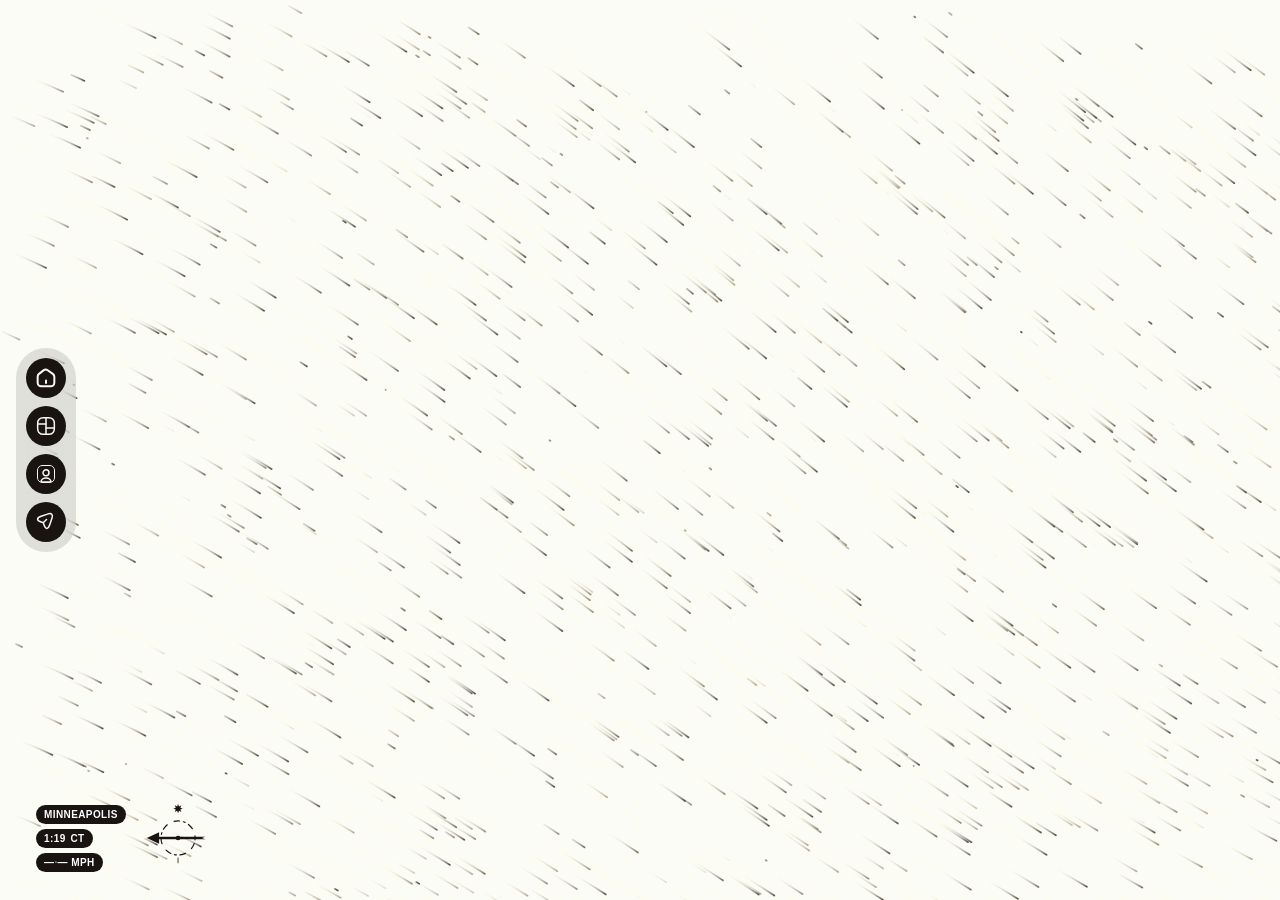
<file: index.html>
<!doctype html>
<!-- Made in Framer · framer.com ✨ -->
<!-- Published Jun 17, 2026, 9:06 PM UTC -->
<html lang="en" data-redirect-timezone="1" dir="ltr">
<head>
<base href="/">
	<meta charset="utf-8">
	
	
	<script>try{if(localStorage.getItem("__framer_force_showing_editorbar_since")){const n=document.createElement("link");n.rel = "modulepreload";n.href="";document.head.appendChild(n)}}catch(e){}</script>
	<!-- Start of headStart -->
    
    <!-- End of headStart -->
	<meta name="viewport" content="width=device-width">
	<meta name="generator" content="Framer b44fae2">
	<title>Red Cable Studio — Ray Canapini, Product Designer</title>
    <meta name="description" content="Portfolio of Ray Canapini — product designer in Minneapolis. Selected work across consumer and enterprise products.">
    <meta name="framer-search-index" content="/framerusercontent.com/sites/35uBOpKtlLXnEH0vJcZ6LD/searchIndex-P76pPYYES1gp.json">
    <meta name="framer-search-index-fallback" content="/framerusercontent.com/sites/35uBOpKtlLXnEH0vJcZ6LD/searchIndex-ICaVFvFL2kTT.json">
    <meta name="framer-html-plugin" content="disable">
    <!-- Open Graph / Facebook -->
    <!-- Twitter -->
    <style data-framer-font-css>/* cyrillic-ext */
@font-face {
  font-family: 'Roboto';
  font-style: normal;
  font-weight: 300;
  font-stretch: 100%;
  font-display: swap;
  src: url(/fonts.gstatic.com/s/roboto/v51/KFO7CnqEu92Fr1ME7kSn66aGLdTylUAMa3GUBGEe.woff2) format('woff2');
  unicode-range: U+0460-052F, U+1C80-1C8A, U+20B4, U+2DE0-2DFF, U+A640-A69F, U+FE2E-FE2F;
}
/* cyrillic */
@font-face {
  font-family: 'Roboto';
  font-style: normal;
  font-weight: 300;
  font-stretch: 100%;
  font-display: swap;
  src: url(/fonts.gstatic.com/s/roboto/v51/KFO7CnqEu92Fr1ME7kSn66aGLdTylUAMa3iUBGEe.woff2) format('woff2');
  unicode-range: U+0301, U+0400-045F, U+0490-0491, U+04B0-04B1, U+2116;
}
/* greek-ext */
@font-face {
  font-family: 'Roboto';
  font-style: normal;
  font-weight: 300;
  font-stretch: 100%;
  font-display: swap;
  src: url(/fonts.gstatic.com/s/roboto/v51/KFO7CnqEu92Fr1ME7kSn66aGLdTylUAMa3CUBGEe.woff2) format('woff2');
  unicode-range: U+1F00-1FFF;
}
/* greek */
@font-face {
  font-family: 'Roboto';
  font-style: normal;
  font-weight: 300;
  font-stretch: 100%;
  font-display: swap;
  src: url(/fonts.gstatic.com/s/roboto/v51/KFO7CnqEu92Fr1ME7kSn66aGLdTylUAMa3-UBGEe.woff2) format('woff2');
  unicode-range: U+0370-0377, U+037A-037F, U+0384-038A, U+038C, U+038E-03A1, U+03A3-03FF;
}
/* math */
@font-face {
  font-family: 'Roboto';
  font-style: normal;
  font-weight: 300;
  font-stretch: 100%;
  font-display: swap;
  src: url(/fonts.gstatic.com/s/roboto/v51/KFO7CnqEu92Fr1ME7kSn66aGLdTylUAMawCUBGEe.woff2) format('woff2');
  unicode-range: U+0302-0303, U+0305, U+0307-0308, U+0310, U+0312, U+0315, U+031A, U+0326-0327, U+032C, U+032F-0330, U+0332-0333, U+0338, U+033A, U+0346, U+034D, U+0391-03A1, U+03A3-03A9, U+03B1-03C9, U+03D1, U+03D5-03D6, U+03F0-03F1, U+03F4-03F5, U+2016-2017, U+2034-2038, U+203C, U+2040, U+2043, U+2047, U+2050, U+2057, U+205F, U+2070-2071, U+2074-208E, U+2090-209C, U+20D0-20DC, U+20E1, U+20E5-20EF, U+2100-2112, U+2114-2115, U+2117-2121, U+2123-214F, U+2190, U+2192, U+2194-21AE, U+21B0-21E5, U+21F1-21F2, U+21F4-2211, U+2213-2214, U+2216-22FF, U+2308-230B, U+2310, U+2319, U+231C-2321, U+2336-237A, U+237C, U+2395, U+239B-23B7, U+23D0, U+23DC-23E1, U+2474-2475, U+25AF, U+25B3, U+25B7, U+25BD, U+25C1, U+25CA, U+25CC, U+25FB, U+266D-266F, U+27C0-27FF, U+2900-2AFF, U+2B0E-2B11, U+2B30-2B4C, U+2BFE, U+3030, U+FF5B, U+FF5D, U+1D400-1D7FF, U+1EE00-1EEFF;
}
/* symbols */
@font-face {
  font-family: 'Roboto';
  font-style: normal;
  font-weight: 300;
  font-stretch: 100%;
  font-display: swap;
  src: url(/fonts.gstatic.com/s/roboto/v51/KFO7CnqEu92Fr1ME7kSn66aGLdTylUAMaxKUBGEe.woff2) format('woff2');
  unicode-range: U+0001-000C, U+000E-001F, U+007F-009F, U+20DD-20E0, U+20E2-20E4, U+2150-218F, U+2190, U+2192, U+2194-2199, U+21AF, U+21E6-21F0, U+21F3, U+2218-2219, U+2299, U+22C4-22C6, U+2300-243F, U+2440-244A, U+2460-24FF, U+25A0-27BF, U+2800-28FF, U+2921-2922, U+2981, U+29BF, U+29EB, U+2B00-2BFF, U+4DC0-4DFF, U+FFF9-FFFB, U+10140-1018E, U+10190-1019C, U+101A0, U+101D0-101FD, U+102E0-102FB, U+10E60-10E7E, U+1D2C0-1D2D3, U+1D2E0-1D37F, U+1F000-1F0FF, U+1F100-1F1AD, U+1F1E6-1F1FF, U+1F30D-1F30F, U+1F315, U+1F31C, U+1F31E, U+1F320-1F32C, U+1F336, U+1F378, U+1F37D, U+1F382, U+1F393-1F39F, U+1F3A7-1F3A8, U+1F3AC-1F3AF, U+1F3C2, U+1F3C4-1F3C6, U+1F3CA-1F3CE, U+1F3D4-1F3E0, U+1F3ED, U+1F3F1-1F3F3, U+1F3F5-1F3F7, U+1F408, U+1F415, U+1F41F, U+1F426, U+1F43F, U+1F441-1F442, U+1F444, U+1F446-1F449, U+1F44C-1F44E, U+1F453, U+1F46A, U+1F47D, U+1F4A3, U+1F4B0, U+1F4B3, U+1F4B9, U+1F4BB, U+1F4BF, U+1F4C8-1F4CB, U+1F4D6, U+1F4DA, U+1F4DF, U+1F4E3-1F4E6, U+1F4EA-1F4ED, U+1F4F7, U+1F4F9-1F4FB, U+1F4FD-1F4FE, U+1F503, U+1F507-1F50B, U+1F50D, U+1F512-1F513, U+1F53E-1F54A, U+1F54F-1F5FA, U+1F610, U+1F650-1F67F, U+1F687, U+1F68D, U+1F691, U+1F694, U+1F698, U+1F6AD, U+1F6B2, U+1F6B9-1F6BA, U+1F6BC, U+1F6C6-1F6CF, U+1F6D3-1F6D7, U+1F6E0-1F6EA, U+1F6F0-1F6F3, U+1F6F7-1F6FC, U+1F700-1F7FF, U+1F800-1F80B, U+1F810-1F847, U+1F850-1F859, U+1F860-1F887, U+1F890-1F8AD, U+1F8B0-1F8BB, U+1F8C0-1F8C1, U+1F900-1F90B, U+1F93B, U+1F946, U+1F984, U+1F996, U+1F9E9, U+1FA00-1FA6F, U+1FA70-1FA7C, U+1FA80-1FA89, U+1FA8F-1FAC6, U+1FACE-1FADC, U+1FADF-1FAE9, U+1FAF0-1FAF8, U+1FB00-1FBFF;
}
/* vietnamese */
@font-face {
  font-family: 'Roboto';
  font-style: normal;
  font-weight: 300;
  font-stretch: 100%;
  font-display: swap;
  src: url(/fonts.gstatic.com/s/roboto/v51/KFO7CnqEu92Fr1ME7kSn66aGLdTylUAMa3OUBGEe.woff2) format('woff2');
  unicode-range: U+0102-0103, U+0110-0111, U+0128-0129, U+0168-0169, U+01A0-01A1, U+01AF-01B0, U+0300-0301, U+0303-0304, U+0308-0309, U+0323, U+0329, U+1EA0-1EF9, U+20AB;
}
/* latin-ext */
@font-face {
  font-family: 'Roboto';
  font-style: normal;
  font-weight: 300;
  font-stretch: 100%;
  font-display: swap;
  src: url(/fonts.gstatic.com/s/roboto/v51/KFO7CnqEu92Fr1ME7kSn66aGLdTylUAMa3KUBGEe.woff2) format('woff2');
  unicode-range: U+0100-02BA, U+02BD-02C5, U+02C7-02CC, U+02CE-02D7, U+02DD-02FF, U+0304, U+0308, U+0329, U+1D00-1DBF, U+1E00-1E9F, U+1EF2-1EFF, U+2020, U+20A0-20AB, U+20AD-20C0, U+2113, U+2C60-2C7F, U+A720-A7FF;
}
/* latin */
@font-face {
  font-family: 'Roboto';
  font-style: normal;
  font-weight: 300;
  font-stretch: 100%;
  font-display: swap;
  src: url(/fonts.gstatic.com/s/roboto/v51/KFO7CnqEu92Fr1ME7kSn66aGLdTylUAMa3yUBA.woff2) format('woff2');
  unicode-range: U+0000-00FF, U+0131, U+0152-0153, U+02BB-02BC, U+02C6, U+02DA, U+02DC, U+0304, U+0308, U+0329, U+2000-206F, U+20AC, U+2122, U+2191, U+2193, U+2212, U+2215, U+FEFF, U+FFFD;
}
/* cyrillic-ext */
@font-face {
  font-family: 'Roboto';
  font-style: normal;
  font-weight: 400;
  font-stretch: 100%;
  font-display: swap;
  src: url(/fonts.gstatic.com/s/roboto/v51/KFO7CnqEu92Fr1ME7kSn66aGLdTylUAMa3GUBGEe.woff2) format('woff2');
  unicode-range: U+0460-052F, U+1C80-1C8A, U+20B4, U+2DE0-2DFF, U+A640-A69F, U+FE2E-FE2F;
}
/* cyrillic */
@font-face {
  font-family: 'Roboto';
  font-style: normal;
  font-weight: 400;
  font-stretch: 100%;
  font-display: swap;
  src: url(/fonts.gstatic.com/s/roboto/v51/KFO7CnqEu92Fr1ME7kSn66aGLdTylUAMa3iUBGEe.woff2) format('woff2');
  unicode-range: U+0301, U+0400-045F, U+0490-0491, U+04B0-04B1, U+2116;
}
/* greek-ext */
@font-face {
  font-family: 'Roboto';
  font-style: normal;
  font-weight: 400;
  font-stretch: 100%;
  font-display: swap;
  src: url(/fonts.gstatic.com/s/roboto/v51/KFO7CnqEu92Fr1ME7kSn66aGLdTylUAMa3CUBGEe.woff2) format('woff2');
  unicode-range: U+1F00-1FFF;
}
/* greek */
@font-face {
  font-family: 'Roboto';
  font-style: normal;
  font-weight: 400;
  font-stretch: 100%;
  font-display: swap;
  src: url(/fonts.gstatic.com/s/roboto/v51/KFO7CnqEu92Fr1ME7kSn66aGLdTylUAMa3-UBGEe.woff2) format('woff2');
  unicode-range: U+0370-0377, U+037A-037F, U+0384-038A, U+038C, U+038E-03A1, U+03A3-03FF;
}
/* math */
@font-face {
  font-family: 'Roboto';
  font-style: normal;
  font-weight: 400;
  font-stretch: 100%;
  font-display: swap;
  src: url(/fonts.gstatic.com/s/roboto/v51/KFO7CnqEu92Fr1ME7kSn66aGLdTylUAMawCUBGEe.woff2) format('woff2');
  unicode-range: U+0302-0303, U+0305, U+0307-0308, U+0310, U+0312, U+0315, U+031A, U+0326-0327, U+032C, U+032F-0330, U+0332-0333, U+0338, U+033A, U+0346, U+034D, U+0391-03A1, U+03A3-03A9, U+03B1-03C9, U+03D1, U+03D5-03D6, U+03F0-03F1, U+03F4-03F5, U+2016-2017, U+2034-2038, U+203C, U+2040, U+2043, U+2047, U+2050, U+2057, U+205F, U+2070-2071, U+2074-208E, U+2090-209C, U+20D0-20DC, U+20E1, U+20E5-20EF, U+2100-2112, U+2114-2115, U+2117-2121, U+2123-214F, U+2190, U+2192, U+2194-21AE, U+21B0-21E5, U+21F1-21F2, U+21F4-2211, U+2213-2214, U+2216-22FF, U+2308-230B, U+2310, U+2319, U+231C-2321, U+2336-237A, U+237C, U+2395, U+239B-23B7, U+23D0, U+23DC-23E1, U+2474-2475, U+25AF, U+25B3, U+25B7, U+25BD, U+25C1, U+25CA, U+25CC, U+25FB, U+266D-266F, U+27C0-27FF, U+2900-2AFF, U+2B0E-2B11, U+2B30-2B4C, U+2BFE, U+3030, U+FF5B, U+FF5D, U+1D400-1D7FF, U+1EE00-1EEFF;
}
/* symbols */
@font-face {
  font-family: 'Roboto';
  font-style: normal;
  font-weight: 400;
  font-stretch: 100%;
  font-display: swap;
  src: url(/fonts.gstatic.com/s/roboto/v51/KFO7CnqEu92Fr1ME7kSn66aGLdTylUAMaxKUBGEe.woff2) format('woff2');
  unicode-range: U+0001-000C, U+000E-001F, U+007F-009F, U+20DD-20E0, U+20E2-20E4, U+2150-218F, U+2190, U+2192, U+2194-2199, U+21AF, U+21E6-21F0, U+21F3, U+2218-2219, U+2299, U+22C4-22C6, U+2300-243F, U+2440-244A, U+2460-24FF, U+25A0-27BF, U+2800-28FF, U+2921-2922, U+2981, U+29BF, U+29EB, U+2B00-2BFF, U+4DC0-4DFF, U+FFF9-FFFB, U+10140-1018E, U+10190-1019C, U+101A0, U+101D0-101FD, U+102E0-102FB, U+10E60-10E7E, U+1D2C0-1D2D3, U+1D2E0-1D37F, U+1F000-1F0FF, U+1F100-1F1AD, U+1F1E6-1F1FF, U+1F30D-1F30F, U+1F315, U+1F31C, U+1F31E, U+1F320-1F32C, U+1F336, U+1F378, U+1F37D, U+1F382, U+1F393-1F39F, U+1F3A7-1F3A8, U+1F3AC-1F3AF, U+1F3C2, U+1F3C4-1F3C6, U+1F3CA-1F3CE, U+1F3D4-1F3E0, U+1F3ED, U+1F3F1-1F3F3, U+1F3F5-1F3F7, U+1F408, U+1F415, U+1F41F, U+1F426, U+1F43F, U+1F441-1F442, U+1F444, U+1F446-1F449, U+1F44C-1F44E, U+1F453, U+1F46A, U+1F47D, U+1F4A3, U+1F4B0, U+1F4B3, U+1F4B9, U+1F4BB, U+1F4BF, U+1F4C8-1F4CB, U+1F4D6, U+1F4DA, U+1F4DF, U+1F4E3-1F4E6, U+1F4EA-1F4ED, U+1F4F7, U+1F4F9-1F4FB, U+1F4FD-1F4FE, U+1F503, U+1F507-1F50B, U+1F50D, U+1F512-1F513, U+1F53E-1F54A, U+1F54F-1F5FA, U+1F610, U+1F650-1F67F, U+1F687, U+1F68D, U+1F691, U+1F694, U+1F698, U+1F6AD, U+1F6B2, U+1F6B9-1F6BA, U+1F6BC, U+1F6C6-1F6CF, U+1F6D3-1F6D7, U+1F6E0-1F6EA, U+1F6F0-1F6F3, U+1F6F7-1F6FC, U+1F700-1F7FF, U+1F800-1F80B, U+1F810-1F847, U+1F850-1F859, U+1F860-1F887, U+1F890-1F8AD, U+1F8B0-1F8BB, U+1F8C0-1F8C1, U+1F900-1F90B, U+1F93B, U+1F946, U+1F984, U+1F996, U+1F9E9, U+1FA00-1FA6F, U+1FA70-1FA7C, U+1FA80-1FA89, U+1FA8F-1FAC6, U+1FACE-1FADC, U+1FADF-1FAE9, U+1FAF0-1FAF8, U+1FB00-1FBFF;
}
/* vietnamese */
@font-face {
  font-family: 'Roboto';
  font-style: normal;
  font-weight: 400;
  font-stretch: 100%;
  font-display: swap;
  src: url(/fonts.gstatic.com/s/roboto/v51/KFO7CnqEu92Fr1ME7kSn66aGLdTylUAMa3OUBGEe.woff2) format('woff2');
  unicode-range: U+0102-0103, U+0110-0111, U+0128-0129, U+0168-0169, U+01A0-01A1, U+01AF-01B0, U+0300-0301, U+0303-0304, U+0308-0309, U+0323, U+0329, U+1EA0-1EF9, U+20AB;
}
/* latin-ext */
@font-face {
  font-family: 'Roboto';
  font-style: normal;
  font-weight: 400;
  font-stretch: 100%;
  font-display: swap;
  src: url(/fonts.gstatic.com/s/roboto/v51/KFO7CnqEu92Fr1ME7kSn66aGLdTylUAMa3KUBGEe.woff2) format('woff2');
  unicode-range: U+0100-02BA, U+02BD-02C5, U+02C7-02CC, U+02CE-02D7, U+02DD-02FF, U+0304, U+0308, U+0329, U+1D00-1DBF, U+1E00-1E9F, U+1EF2-1EFF, U+2020, U+20A0-20AB, U+20AD-20C0, U+2113, U+2C60-2C7F, U+A720-A7FF;
}
/* latin */
@font-face {
  font-family: 'Roboto';
  font-style: normal;
  font-weight: 400;
  font-stretch: 100%;
  font-display: swap;
  src: url(/fonts.gstatic.com/s/roboto/v51/KFO7CnqEu92Fr1ME7kSn66aGLdTylUAMa3yUBA.woff2) format('woff2');
  unicode-range: U+0000-00FF, U+0131, U+0152-0153, U+02BB-02BC, U+02C6, U+02DA, U+02DC, U+0304, U+0308, U+0329, U+2000-206F, U+20AC, U+2122, U+2191, U+2193, U+2212, U+2215, U+FEFF, U+FFFD;
}
/* cyrillic-ext */
@font-face {
  font-family: 'Roboto';
  font-style: normal;
  font-weight: 500;
  font-stretch: 100%;
  font-display: swap;
  src: url(/fonts.gstatic.com/s/roboto/v51/KFO7CnqEu92Fr1ME7kSn66aGLdTylUAMa3GUBGEe.woff2) format('woff2');
  unicode-range: U+0460-052F, U+1C80-1C8A, U+20B4, U+2DE0-2DFF, U+A640-A69F, U+FE2E-FE2F;
}
/* cyrillic */
@font-face {
  font-family: 'Roboto';
  font-style: normal;
  font-weight: 500;
  font-stretch: 100%;
  font-display: swap;
  src: url(/fonts.gstatic.com/s/roboto/v51/KFO7CnqEu92Fr1ME7kSn66aGLdTylUAMa3iUBGEe.woff2) format('woff2');
  unicode-range: U+0301, U+0400-045F, U+0490-0491, U+04B0-04B1, U+2116;
}
/* greek-ext */
@font-face {
  font-family: 'Roboto';
  font-style: normal;
  font-weight: 500;
  font-stretch: 100%;
  font-display: swap;
  src: url(/fonts.gstatic.com/s/roboto/v51/KFO7CnqEu92Fr1ME7kSn66aGLdTylUAMa3CUBGEe.woff2) format('woff2');
  unicode-range: U+1F00-1FFF;
}
/* greek */
@font-face {
  font-family: 'Roboto';
  font-style: normal;
  font-weight: 500;
  font-stretch: 100%;
  font-display: swap;
  src: url(/fonts.gstatic.com/s/roboto/v51/KFO7CnqEu92Fr1ME7kSn66aGLdTylUAMa3-UBGEe.woff2) format('woff2');
  unicode-range: U+0370-0377, U+037A-037F, U+0384-038A, U+038C, U+038E-03A1, U+03A3-03FF;
}
/* math */
@font-face {
  font-family: 'Roboto';
  font-style: normal;
  font-weight: 500;
  font-stretch: 100%;
  font-display: swap;
  src: url(/fonts.gstatic.com/s/roboto/v51/KFO7CnqEu92Fr1ME7kSn66aGLdTylUAMawCUBGEe.woff2) format('woff2');
  unicode-range: U+0302-0303, U+0305, U+0307-0308, U+0310, U+0312, U+0315, U+031A, U+0326-0327, U+032C, U+032F-0330, U+0332-0333, U+0338, U+033A, U+0346, U+034D, U+0391-03A1, U+03A3-03A9, U+03B1-03C9, U+03D1, U+03D5-03D6, U+03F0-03F1, U+03F4-03F5, U+2016-2017, U+2034-2038, U+203C, U+2040, U+2043, U+2047, U+2050, U+2057, U+205F, U+2070-2071, U+2074-208E, U+2090-209C, U+20D0-20DC, U+20E1, U+20E5-20EF, U+2100-2112, U+2114-2115, U+2117-2121, U+2123-214F, U+2190, U+2192, U+2194-21AE, U+21B0-21E5, U+21F1-21F2, U+21F4-2211, U+2213-2214, U+2216-22FF, U+2308-230B, U+2310, U+2319, U+231C-2321, U+2336-237A, U+237C, U+2395, U+239B-23B7, U+23D0, U+23DC-23E1, U+2474-2475, U+25AF, U+25B3, U+25B7, U+25BD, U+25C1, U+25CA, U+25CC, U+25FB, U+266D-266F, U+27C0-27FF, U+2900-2AFF, U+2B0E-2B11, U+2B30-2B4C, U+2BFE, U+3030, U+FF5B, U+FF5D, U+1D400-1D7FF, U+1EE00-1EEFF;
}
/* symbols */
@font-face {
  font-family: 'Roboto';
  font-style: normal;
  font-weight: 500;
  font-stretch: 100%;
  font-display: swap;
  src: url(/fonts.gstatic.com/s/roboto/v51/KFO7CnqEu92Fr1ME7kSn66aGLdTylUAMaxKUBGEe.woff2) format('woff2');
  unicode-range: U+0001-000C, U+000E-001F, U+007F-009F, U+20DD-20E0, U+20E2-20E4, U+2150-218F, U+2190, U+2192, U+2194-2199, U+21AF, U+21E6-21F0, U+21F3, U+2218-2219, U+2299, U+22C4-22C6, U+2300-243F, U+2440-244A, U+2460-24FF, U+25A0-27BF, U+2800-28FF, U+2921-2922, U+2981, U+29BF, U+29EB, U+2B00-2BFF, U+4DC0-4DFF, U+FFF9-FFFB, U+10140-1018E, U+10190-1019C, U+101A0, U+101D0-101FD, U+102E0-102FB, U+10E60-10E7E, U+1D2C0-1D2D3, U+1D2E0-1D37F, U+1F000-1F0FF, U+1F100-1F1AD, U+1F1E6-1F1FF, U+1F30D-1F30F, U+1F315, U+1F31C, U+1F31E, U+1F320-1F32C, U+1F336, U+1F378, U+1F37D, U+1F382, U+1F393-1F39F, U+1F3A7-1F3A8, U+1F3AC-1F3AF, U+1F3C2, U+1F3C4-1F3C6, U+1F3CA-1F3CE, U+1F3D4-1F3E0, U+1F3ED, U+1F3F1-1F3F3, U+1F3F5-1F3F7, U+1F408, U+1F415, U+1F41F, U+1F426, U+1F43F, U+1F441-1F442, U+1F444, U+1F446-1F449, U+1F44C-1F44E, U+1F453, U+1F46A, U+1F47D, U+1F4A3, U+1F4B0, U+1F4B3, U+1F4B9, U+1F4BB, U+1F4BF, U+1F4C8-1F4CB, U+1F4D6, U+1F4DA, U+1F4DF, U+1F4E3-1F4E6, U+1F4EA-1F4ED, U+1F4F7, U+1F4F9-1F4FB, U+1F4FD-1F4FE, U+1F503, U+1F507-1F50B, U+1F50D, U+1F512-1F513, U+1F53E-1F54A, U+1F54F-1F5FA, U+1F610, U+1F650-1F67F, U+1F687, U+1F68D, U+1F691, U+1F694, U+1F698, U+1F6AD, U+1F6B2, U+1F6B9-1F6BA, U+1F6BC, U+1F6C6-1F6CF, U+1F6D3-1F6D7, U+1F6E0-1F6EA, U+1F6F0-1F6F3, U+1F6F7-1F6FC, U+1F700-1F7FF, U+1F800-1F80B, U+1F810-1F847, U+1F850-1F859, U+1F860-1F887, U+1F890-1F8AD, U+1F8B0-1F8BB, U+1F8C0-1F8C1, U+1F900-1F90B, U+1F93B, U+1F946, U+1F984, U+1F996, U+1F9E9, U+1FA00-1FA6F, U+1FA70-1FA7C, U+1FA80-1FA89, U+1FA8F-1FAC6, U+1FACE-1FADC, U+1FADF-1FAE9, U+1FAF0-1FAF8, U+1FB00-1FBFF;
}
/* vietnamese */
@font-face {
  font-family: 'Roboto';
  font-style: normal;
  font-weight: 500;
  font-stretch: 100%;
  font-display: swap;
  src: url(/fonts.gstatic.com/s/roboto/v51/KFO7CnqEu92Fr1ME7kSn66aGLdTylUAMa3OUBGEe.woff2) format('woff2');
  unicode-range: U+0102-0103, U+0110-0111, U+0128-0129, U+0168-0169, U+01A0-01A1, U+01AF-01B0, U+0300-0301, U+0303-0304, U+0308-0309, U+0323, U+0329, U+1EA0-1EF9, U+20AB;
}
/* latin-ext */
@font-face {
  font-family: 'Roboto';
  font-style: normal;
  font-weight: 500;
  font-stretch: 100%;
  font-display: swap;
  src: url(/fonts.gstatic.com/s/roboto/v51/KFO7CnqEu92Fr1ME7kSn66aGLdTylUAMa3KUBGEe.woff2) format('woff2');
  unicode-range: U+0100-02BA, U+02BD-02C5, U+02C7-02CC, U+02CE-02D7, U+02DD-02FF, U+0304, U+0308, U+0329, U+1D00-1DBF, U+1E00-1E9F, U+1EF2-1EFF, U+2020, U+20A0-20AB, U+20AD-20C0, U+2113, U+2C60-2C7F, U+A720-A7FF;
}
/* latin */
@font-face {
  font-family: 'Roboto';
  font-style: normal;
  font-weight: 500;
  font-stretch: 100%;
  font-display: swap;
  src: url(/fonts.gstatic.com/s/roboto/v51/KFO7CnqEu92Fr1ME7kSn66aGLdTylUAMa3yUBA.woff2) format('woff2');
  unicode-range: U+0000-00FF, U+0131, U+0152-0153, U+02BB-02BC, U+02C6, U+02DA, U+02DC, U+0304, U+0308, U+0329, U+2000-206F, U+20AC, U+2122, U+2191, U+2193, U+2212, U+2215, U+FEFF, U+FFFD;
}
/* cyrillic-ext */
@font-face {
  font-family: 'Roboto';
  font-style: normal;
  font-weight: 600;
  font-stretch: 100%;
  font-display: swap;
  src: url(/fonts.gstatic.com/s/roboto/v51/KFO7CnqEu92Fr1ME7kSn66aGLdTylUAMa3GUBGEe.woff2) format('woff2');
  unicode-range: U+0460-052F, U+1C80-1C8A, U+20B4, U+2DE0-2DFF, U+A640-A69F, U+FE2E-FE2F;
}
/* cyrillic */
@font-face {
  font-family: 'Roboto';
  font-style: normal;
  font-weight: 600;
  font-stretch: 100%;
  font-display: swap;
  src: url(/fonts.gstatic.com/s/roboto/v51/KFO7CnqEu92Fr1ME7kSn66aGLdTylUAMa3iUBGEe.woff2) format('woff2');
  unicode-range: U+0301, U+0400-045F, U+0490-0491, U+04B0-04B1, U+2116;
}
/* greek-ext */
@font-face {
  font-family: 'Roboto';
  font-style: normal;
  font-weight: 600;
  font-stretch: 100%;
  font-display: swap;
  src: url(/fonts.gstatic.com/s/roboto/v51/KFO7CnqEu92Fr1ME7kSn66aGLdTylUAMa3CUBGEe.woff2) format('woff2');
  unicode-range: U+1F00-1FFF;
}
/* greek */
@font-face {
  font-family: 'Roboto';
  font-style: normal;
  font-weight: 600;
  font-stretch: 100%;
  font-display: swap;
  src: url(/fonts.gstatic.com/s/roboto/v51/KFO7CnqEu92Fr1ME7kSn66aGLdTylUAMa3-UBGEe.woff2) format('woff2');
  unicode-range: U+0370-0377, U+037A-037F, U+0384-038A, U+038C, U+038E-03A1, U+03A3-03FF;
}
/* math */
@font-face {
  font-family: 'Roboto';
  font-style: normal;
  font-weight: 600;
  font-stretch: 100%;
  font-display: swap;
  src: url(/fonts.gstatic.com/s/roboto/v51/KFO7CnqEu92Fr1ME7kSn66aGLdTylUAMawCUBGEe.woff2) format('woff2');
  unicode-range: U+0302-0303, U+0305, U+0307-0308, U+0310, U+0312, U+0315, U+031A, U+0326-0327, U+032C, U+032F-0330, U+0332-0333, U+0338, U+033A, U+0346, U+034D, U+0391-03A1, U+03A3-03A9, U+03B1-03C9, U+03D1, U+03D5-03D6, U+03F0-03F1, U+03F4-03F5, U+2016-2017, U+2034-2038, U+203C, U+2040, U+2043, U+2047, U+2050, U+2057, U+205F, U+2070-2071, U+2074-208E, U+2090-209C, U+20D0-20DC, U+20E1, U+20E5-20EF, U+2100-2112, U+2114-2115, U+2117-2121, U+2123-214F, U+2190, U+2192, U+2194-21AE, U+21B0-21E5, U+21F1-21F2, U+21F4-2211, U+2213-2214, U+2216-22FF, U+2308-230B, U+2310, U+2319, U+231C-2321, U+2336-237A, U+237C, U+2395, U+239B-23B7, U+23D0, U+23DC-23E1, U+2474-2475, U+25AF, U+25B3, U+25B7, U+25BD, U+25C1, U+25CA, U+25CC, U+25FB, U+266D-266F, U+27C0-27FF, U+2900-2AFF, U+2B0E-2B11, U+2B30-2B4C, U+2BFE, U+3030, U+FF5B, U+FF5D, U+1D400-1D7FF, U+1EE00-1EEFF;
}
/* symbols */
@font-face {
  font-family: 'Roboto';
  font-style: normal;
  font-weight: 600;
  font-stretch: 100%;
  font-display: swap;
  src: url(/fonts.gstatic.com/s/roboto/v51/KFO7CnqEu92Fr1ME7kSn66aGLdTylUAMaxKUBGEe.woff2) format('woff2');
  unicode-range: U+0001-000C, U+000E-001F, U+007F-009F, U+20DD-20E0, U+20E2-20E4, U+2150-218F, U+2190, U+2192, U+2194-2199, U+21AF, U+21E6-21F0, U+21F3, U+2218-2219, U+2299, U+22C4-22C6, U+2300-243F, U+2440-244A, U+2460-24FF, U+25A0-27BF, U+2800-28FF, U+2921-2922, U+2981, U+29BF, U+29EB, U+2B00-2BFF, U+4DC0-4DFF, U+FFF9-FFFB, U+10140-1018E, U+10190-1019C, U+101A0, U+101D0-101FD, U+102E0-102FB, U+10E60-10E7E, U+1D2C0-1D2D3, U+1D2E0-1D37F, U+1F000-1F0FF, U+1F100-1F1AD, U+1F1E6-1F1FF, U+1F30D-1F30F, U+1F315, U+1F31C, U+1F31E, U+1F320-1F32C, U+1F336, U+1F378, U+1F37D, U+1F382, U+1F393-1F39F, U+1F3A7-1F3A8, U+1F3AC-1F3AF, U+1F3C2, U+1F3C4-1F3C6, U+1F3CA-1F3CE, U+1F3D4-1F3E0, U+1F3ED, U+1F3F1-1F3F3, U+1F3F5-1F3F7, U+1F408, U+1F415, U+1F41F, U+1F426, U+1F43F, U+1F441-1F442, U+1F444, U+1F446-1F449, U+1F44C-1F44E, U+1F453, U+1F46A, U+1F47D, U+1F4A3, U+1F4B0, U+1F4B3, U+1F4B9, U+1F4BB, U+1F4BF, U+1F4C8-1F4CB, U+1F4D6, U+1F4DA, U+1F4DF, U+1F4E3-1F4E6, U+1F4EA-1F4ED, U+1F4F7, U+1F4F9-1F4FB, U+1F4FD-1F4FE, U+1F503, U+1F507-1F50B, U+1F50D, U+1F512-1F513, U+1F53E-1F54A, U+1F54F-1F5FA, U+1F610, U+1F650-1F67F, U+1F687, U+1F68D, U+1F691, U+1F694, U+1F698, U+1F6AD, U+1F6B2, U+1F6B9-1F6BA, U+1F6BC, U+1F6C6-1F6CF, U+1F6D3-1F6D7, U+1F6E0-1F6EA, U+1F6F0-1F6F3, U+1F6F7-1F6FC, U+1F700-1F7FF, U+1F800-1F80B, U+1F810-1F847, U+1F850-1F859, U+1F860-1F887, U+1F890-1F8AD, U+1F8B0-1F8BB, U+1F8C0-1F8C1, U+1F900-1F90B, U+1F93B, U+1F946, U+1F984, U+1F996, U+1F9E9, U+1FA00-1FA6F, U+1FA70-1FA7C, U+1FA80-1FA89, U+1FA8F-1FAC6, U+1FACE-1FADC, U+1FADF-1FAE9, U+1FAF0-1FAF8, U+1FB00-1FBFF;
}
/* vietnamese */
@font-face {
  font-family: 'Roboto';
  font-style: normal;
  font-weight: 600;
  font-stretch: 100%;
  font-display: swap;
  src: url(/fonts.gstatic.com/s/roboto/v51/KFO7CnqEu92Fr1ME7kSn66aGLdTylUAMa3OUBGEe.woff2) format('woff2');
  unicode-range: U+0102-0103, U+0110-0111, U+0128-0129, U+0168-0169, U+01A0-01A1, U+01AF-01B0, U+0300-0301, U+0303-0304, U+0308-0309, U+0323, U+0329, U+1EA0-1EF9, U+20AB;
}
/* latin-ext */
@font-face {
  font-family: 'Roboto';
  font-style: normal;
  font-weight: 600;
  font-stretch: 100%;
  font-display: swap;
  src: url(/fonts.gstatic.com/s/roboto/v51/KFO7CnqEu92Fr1ME7kSn66aGLdTylUAMa3KUBGEe.woff2) format('woff2');
  unicode-range: U+0100-02BA, U+02BD-02C5, U+02C7-02CC, U+02CE-02D7, U+02DD-02FF, U+0304, U+0308, U+0329, U+1D00-1DBF, U+1E00-1E9F, U+1EF2-1EFF, U+2020, U+20A0-20AB, U+20AD-20C0, U+2113, U+2C60-2C7F, U+A720-A7FF;
}
/* latin */
@font-face {
  font-family: 'Roboto';
  font-style: normal;
  font-weight: 600;
  font-stretch: 100%;
  font-display: swap;
  src: url(/fonts.gstatic.com/s/roboto/v51/KFO7CnqEu92Fr1ME7kSn66aGLdTylUAMa3yUBA.woff2) format('woff2');
  unicode-range: U+0000-00FF, U+0131, U+0152-0153, U+02BB-02BC, U+02C6, U+02DA, U+02DC, U+0304, U+0308, U+0329, U+2000-206F, U+20AC, U+2122, U+2191, U+2193, U+2212, U+2215, U+FEFF, U+FFFD;
}
/* cyrillic-ext */
@font-face {
  font-family: 'Roboto';
  font-style: normal;
  font-weight: 700;
  font-stretch: 100%;
  font-display: swap;
  src: url(/fonts.gstatic.com/s/roboto/v51/KFO7CnqEu92Fr1ME7kSn66aGLdTylUAMa3GUBGEe.woff2) format('woff2');
  unicode-range: U+0460-052F, U+1C80-1C8A, U+20B4, U+2DE0-2DFF, U+A640-A69F, U+FE2E-FE2F;
}
/* cyrillic */
@font-face {
  font-family: 'Roboto';
  font-style: normal;
  font-weight: 700;
  font-stretch: 100%;
  font-display: swap;
  src: url(/fonts.gstatic.com/s/roboto/v51/KFO7CnqEu92Fr1ME7kSn66aGLdTylUAMa3iUBGEe.woff2) format('woff2');
  unicode-range: U+0301, U+0400-045F, U+0490-0491, U+04B0-04B1, U+2116;
}
/* greek-ext */
@font-face {
  font-family: 'Roboto';
  font-style: normal;
  font-weight: 700;
  font-stretch: 100%;
  font-display: swap;
  src: url(/fonts.gstatic.com/s/roboto/v51/KFO7CnqEu92Fr1ME7kSn66aGLdTylUAMa3CUBGEe.woff2) format('woff2');
  unicode-range: U+1F00-1FFF;
}
/* greek */
@font-face {
  font-family: 'Roboto';
  font-style: normal;
  font-weight: 700;
  font-stretch: 100%;
  font-display: swap;
  src: url(/fonts.gstatic.com/s/roboto/v51/KFO7CnqEu92Fr1ME7kSn66aGLdTylUAMa3-UBGEe.woff2) format('woff2');
  unicode-range: U+0370-0377, U+037A-037F, U+0384-038A, U+038C, U+038E-03A1, U+03A3-03FF;
}
/* math */
@font-face {
  font-family: 'Roboto';
  font-style: normal;
  font-weight: 700;
  font-stretch: 100%;
  font-display: swap;
  src: url(/fonts.gstatic.com/s/roboto/v51/KFO7CnqEu92Fr1ME7kSn66aGLdTylUAMawCUBGEe.woff2) format('woff2');
  unicode-range: U+0302-0303, U+0305, U+0307-0308, U+0310, U+0312, U+0315, U+031A, U+0326-0327, U+032C, U+032F-0330, U+0332-0333, U+0338, U+033A, U+0346, U+034D, U+0391-03A1, U+03A3-03A9, U+03B1-03C9, U+03D1, U+03D5-03D6, U+03F0-03F1, U+03F4-03F5, U+2016-2017, U+2034-2038, U+203C, U+2040, U+2043, U+2047, U+2050, U+2057, U+205F, U+2070-2071, U+2074-208E, U+2090-209C, U+20D0-20DC, U+20E1, U+20E5-20EF, U+2100-2112, U+2114-2115, U+2117-2121, U+2123-214F, U+2190, U+2192, U+2194-21AE, U+21B0-21E5, U+21F1-21F2, U+21F4-2211, U+2213-2214, U+2216-22FF, U+2308-230B, U+2310, U+2319, U+231C-2321, U+2336-237A, U+237C, U+2395, U+239B-23B7, U+23D0, U+23DC-23E1, U+2474-2475, U+25AF, U+25B3, U+25B7, U+25BD, U+25C1, U+25CA, U+25CC, U+25FB, U+266D-266F, U+27C0-27FF, U+2900-2AFF, U+2B0E-2B11, U+2B30-2B4C, U+2BFE, U+3030, U+FF5B, U+FF5D, U+1D400-1D7FF, U+1EE00-1EEFF;
}
/* symbols */
@font-face {
  font-family: 'Roboto';
  font-style: normal;
  font-weight: 700;
  font-stretch: 100%;
  font-display: swap;
  src: url(/fonts.gstatic.com/s/roboto/v51/KFO7CnqEu92Fr1ME7kSn66aGLdTylUAMaxKUBGEe.woff2) format('woff2');
  unicode-range: U+0001-000C, U+000E-001F, U+007F-009F, U+20DD-20E0, U+20E2-20E4, U+2150-218F, U+2190, U+2192, U+2194-2199, U+21AF, U+21E6-21F0, U+21F3, U+2218-2219, U+2299, U+22C4-22C6, U+2300-243F, U+2440-244A, U+2460-24FF, U+25A0-27BF, U+2800-28FF, U+2921-2922, U+2981, U+29BF, U+29EB, U+2B00-2BFF, U+4DC0-4DFF, U+FFF9-FFFB, U+10140-1018E, U+10190-1019C, U+101A0, U+101D0-101FD, U+102E0-102FB, U+10E60-10E7E, U+1D2C0-1D2D3, U+1D2E0-1D37F, U+1F000-1F0FF, U+1F100-1F1AD, U+1F1E6-1F1FF, U+1F30D-1F30F, U+1F315, U+1F31C, U+1F31E, U+1F320-1F32C, U+1F336, U+1F378, U+1F37D, U+1F382, U+1F393-1F39F, U+1F3A7-1F3A8, U+1F3AC-1F3AF, U+1F3C2, U+1F3C4-1F3C6, U+1F3CA-1F3CE, U+1F3D4-1F3E0, U+1F3ED, U+1F3F1-1F3F3, U+1F3F5-1F3F7, U+1F408, U+1F415, U+1F41F, U+1F426, U+1F43F, U+1F441-1F442, U+1F444, U+1F446-1F449, U+1F44C-1F44E, U+1F453, U+1F46A, U+1F47D, U+1F4A3, U+1F4B0, U+1F4B3, U+1F4B9, U+1F4BB, U+1F4BF, U+1F4C8-1F4CB, U+1F4D6, U+1F4DA, U+1F4DF, U+1F4E3-1F4E6, U+1F4EA-1F4ED, U+1F4F7, U+1F4F9-1F4FB, U+1F4FD-1F4FE, U+1F503, U+1F507-1F50B, U+1F50D, U+1F512-1F513, U+1F53E-1F54A, U+1F54F-1F5FA, U+1F610, U+1F650-1F67F, U+1F687, U+1F68D, U+1F691, U+1F694, U+1F698, U+1F6AD, U+1F6B2, U+1F6B9-1F6BA, U+1F6BC, U+1F6C6-1F6CF, U+1F6D3-1F6D7, U+1F6E0-1F6EA, U+1F6F0-1F6F3, U+1F6F7-1F6FC, U+1F700-1F7FF, U+1F800-1F80B, U+1F810-1F847, U+1F850-1F859, U+1F860-1F887, U+1F890-1F8AD, U+1F8B0-1F8BB, U+1F8C0-1F8C1, U+1F900-1F90B, U+1F93B, U+1F946, U+1F984, U+1F996, U+1F9E9, U+1FA00-1FA6F, U+1FA70-1FA7C, U+1FA80-1FA89, U+1FA8F-1FAC6, U+1FACE-1FADC, U+1FADF-1FAE9, U+1FAF0-1FAF8, U+1FB00-1FBFF;
}
/* vietnamese */
@font-face {
  font-family: 'Roboto';
  font-style: normal;
  font-weight: 700;
  font-stretch: 100%;
  font-display: swap;
  src: url(/fonts.gstatic.com/s/roboto/v51/KFO7CnqEu92Fr1ME7kSn66aGLdTylUAMa3OUBGEe.woff2) format('woff2');
  unicode-range: U+0102-0103, U+0110-0111, U+0128-0129, U+0168-0169, U+01A0-01A1, U+01AF-01B0, U+0300-0301, U+0303-0304, U+0308-0309, U+0323, U+0329, U+1EA0-1EF9, U+20AB;
}
/* latin-ext */
@font-face {
  font-family: 'Roboto';
  font-style: normal;
  font-weight: 700;
  font-stretch: 100%;
  font-display: swap;
  src: url(/fonts.gstatic.com/s/roboto/v51/KFO7CnqEu92Fr1ME7kSn66aGLdTylUAMa3KUBGEe.woff2) format('woff2');
  unicode-range: U+0100-02BA, U+02BD-02C5, U+02C7-02CC, U+02CE-02D7, U+02DD-02FF, U+0304, U+0308, U+0329, U+1D00-1DBF, U+1E00-1E9F, U+1EF2-1EFF, U+2020, U+20A0-20AB, U+20AD-20C0, U+2113, U+2C60-2C7F, U+A720-A7FF;
}
/* latin */
@font-face {
  font-family: 'Roboto';
  font-style: normal;
  font-weight: 700;
  font-stretch: 100%;
  font-display: swap;
  src: url(/fonts.gstatic.com/s/roboto/v51/KFO7CnqEu92Fr1ME7kSn66aGLdTylUAMa3yUBA.woff2) format('woff2');
  unicode-range: U+0000-00FF, U+0131, U+0152-0153, U+02BB-02BC, U+02C6, U+02DA, U+02DC, U+0304, U+0308, U+0329, U+2000-206F, U+20AC, U+2122, U+2191, U+2193, U+2212, U+2215, U+FEFF, U+FFFD;
}
/* cyrillic-ext */
@font-face {
  font-family: 'Roboto';
  font-style: normal;
  font-weight: 800;
  font-stretch: 100%;
  font-display: swap;
  src: url(/fonts.gstatic.com/s/roboto/v51/KFO7CnqEu92Fr1ME7kSn66aGLdTylUAMa3GUBGEe.woff2) format('woff2');
  unicode-range: U+0460-052F, U+1C80-1C8A, U+20B4, U+2DE0-2DFF, U+A640-A69F, U+FE2E-FE2F;
}
/* cyrillic */
@font-face {
  font-family: 'Roboto';
  font-style: normal;
  font-weight: 800;
  font-stretch: 100%;
  font-display: swap;
  src: url(/fonts.gstatic.com/s/roboto/v51/KFO7CnqEu92Fr1ME7kSn66aGLdTylUAMa3iUBGEe.woff2) format('woff2');
  unicode-range: U+0301, U+0400-045F, U+0490-0491, U+04B0-04B1, U+2116;
}
/* greek-ext */
@font-face {
  font-family: 'Roboto';
  font-style: normal;
  font-weight: 800;
  font-stretch: 100%;
  font-display: swap;
  src: url(/fonts.gstatic.com/s/roboto/v51/KFO7CnqEu92Fr1ME7kSn66aGLdTylUAMa3CUBGEe.woff2) format('woff2');
  unicode-range: U+1F00-1FFF;
}
/* greek */
@font-face {
  font-family: 'Roboto';
  font-style: normal;
  font-weight: 800;
  font-stretch: 100%;
  font-display: swap;
  src: url(/fonts.gstatic.com/s/roboto/v51/KFO7CnqEu92Fr1ME7kSn66aGLdTylUAMa3-UBGEe.woff2) format('woff2');
  unicode-range: U+0370-0377, U+037A-037F, U+0384-038A, U+038C, U+038E-03A1, U+03A3-03FF;
}
/* math */
@font-face {
  font-family: 'Roboto';
  font-style: normal;
  font-weight: 800;
  font-stretch: 100%;
  font-display: swap;
  src: url(/fonts.gstatic.com/s/roboto/v51/KFO7CnqEu92Fr1ME7kSn66aGLdTylUAMawCUBGEe.woff2) format('woff2');
  unicode-range: U+0302-0303, U+0305, U+0307-0308, U+0310, U+0312, U+0315, U+031A, U+0326-0327, U+032C, U+032F-0330, U+0332-0333, U+0338, U+033A, U+0346, U+034D, U+0391-03A1, U+03A3-03A9, U+03B1-03C9, U+03D1, U+03D5-03D6, U+03F0-03F1, U+03F4-03F5, U+2016-2017, U+2034-2038, U+203C, U+2040, U+2043, U+2047, U+2050, U+2057, U+205F, U+2070-2071, U+2074-208E, U+2090-209C, U+20D0-20DC, U+20E1, U+20E5-20EF, U+2100-2112, U+2114-2115, U+2117-2121, U+2123-214F, U+2190, U+2192, U+2194-21AE, U+21B0-21E5, U+21F1-21F2, U+21F4-2211, U+2213-2214, U+2216-22FF, U+2308-230B, U+2310, U+2319, U+231C-2321, U+2336-237A, U+237C, U+2395, U+239B-23B7, U+23D0, U+23DC-23E1, U+2474-2475, U+25AF, U+25B3, U+25B7, U+25BD, U+25C1, U+25CA, U+25CC, U+25FB, U+266D-266F, U+27C0-27FF, U+2900-2AFF, U+2B0E-2B11, U+2B30-2B4C, U+2BFE, U+3030, U+FF5B, U+FF5D, U+1D400-1D7FF, U+1EE00-1EEFF;
}
/* symbols */
@font-face {
  font-family: 'Roboto';
  font-style: normal;
  font-weight: 800;
  font-stretch: 100%;
  font-display: swap;
  src: url(/fonts.gstatic.com/s/roboto/v51/KFO7CnqEu92Fr1ME7kSn66aGLdTylUAMaxKUBGEe.woff2) format('woff2');
  unicode-range: U+0001-000C, U+000E-001F, U+007F-009F, U+20DD-20E0, U+20E2-20E4, U+2150-218F, U+2190, U+2192, U+2194-2199, U+21AF, U+21E6-21F0, U+21F3, U+2218-2219, U+2299, U+22C4-22C6, U+2300-243F, U+2440-244A, U+2460-24FF, U+25A0-27BF, U+2800-28FF, U+2921-2922, U+2981, U+29BF, U+29EB, U+2B00-2BFF, U+4DC0-4DFF, U+FFF9-FFFB, U+10140-1018E, U+10190-1019C, U+101A0, U+101D0-101FD, U+102E0-102FB, U+10E60-10E7E, U+1D2C0-1D2D3, U+1D2E0-1D37F, U+1F000-1F0FF, U+1F100-1F1AD, U+1F1E6-1F1FF, U+1F30D-1F30F, U+1F315, U+1F31C, U+1F31E, U+1F320-1F32C, U+1F336, U+1F378, U+1F37D, U+1F382, U+1F393-1F39F, U+1F3A7-1F3A8, U+1F3AC-1F3AF, U+1F3C2, U+1F3C4-1F3C6, U+1F3CA-1F3CE, U+1F3D4-1F3E0, U+1F3ED, U+1F3F1-1F3F3, U+1F3F5-1F3F7, U+1F408, U+1F415, U+1F41F, U+1F426, U+1F43F, U+1F441-1F442, U+1F444, U+1F446-1F449, U+1F44C-1F44E, U+1F453, U+1F46A, U+1F47D, U+1F4A3, U+1F4B0, U+1F4B3, U+1F4B9, U+1F4BB, U+1F4BF, U+1F4C8-1F4CB, U+1F4D6, U+1F4DA, U+1F4DF, U+1F4E3-1F4E6, U+1F4EA-1F4ED, U+1F4F7, U+1F4F9-1F4FB, U+1F4FD-1F4FE, U+1F503, U+1F507-1F50B, U+1F50D, U+1F512-1F513, U+1F53E-1F54A, U+1F54F-1F5FA, U+1F610, U+1F650-1F67F, U+1F687, U+1F68D, U+1F691, U+1F694, U+1F698, U+1F6AD, U+1F6B2, U+1F6B9-1F6BA, U+1F6BC, U+1F6C6-1F6CF, U+1F6D3-1F6D7, U+1F6E0-1F6EA, U+1F6F0-1F6F3, U+1F6F7-1F6FC, U+1F700-1F7FF, U+1F800-1F80B, U+1F810-1F847, U+1F850-1F859, U+1F860-1F887, U+1F890-1F8AD, U+1F8B0-1F8BB, U+1F8C0-1F8C1, U+1F900-1F90B, U+1F93B, U+1F946, U+1F984, U+1F996, U+1F9E9, U+1FA00-1FA6F, U+1FA70-1FA7C, U+1FA80-1FA89, U+1FA8F-1FAC6, U+1FACE-1FADC, U+1FADF-1FAE9, U+1FAF0-1FAF8, U+1FB00-1FBFF;
}
/* vietnamese */
@font-face {
  font-family: 'Roboto';
  font-style: normal;
  font-weight: 800;
  font-stretch: 100%;
  font-display: swap;
  src: url(/fonts.gstatic.com/s/roboto/v51/KFO7CnqEu92Fr1ME7kSn66aGLdTylUAMa3OUBGEe.woff2) format('woff2');
  unicode-range: U+0102-0103, U+0110-0111, U+0128-0129, U+0168-0169, U+01A0-01A1, U+01AF-01B0, U+0300-0301, U+0303-0304, U+0308-0309, U+0323, U+0329, U+1EA0-1EF9, U+20AB;
}
/* latin-ext */
@font-face {
  font-family: 'Roboto';
  font-style: normal;
  font-weight: 800;
  font-stretch: 100%;
  font-display: swap;
  src: url(/fonts.gstatic.com/s/roboto/v51/KFO7CnqEu92Fr1ME7kSn66aGLdTylUAMa3KUBGEe.woff2) format('woff2');
  unicode-range: U+0100-02BA, U+02BD-02C5, U+02C7-02CC, U+02CE-02D7, U+02DD-02FF, U+0304, U+0308, U+0329, U+1D00-1DBF, U+1E00-1E9F, U+1EF2-1EFF, U+2020, U+20A0-20AB, U+20AD-20C0, U+2113, U+2C60-2C7F, U+A720-A7FF;
}
/* latin */
@font-face {
  font-family: 'Roboto';
  font-style: normal;
  font-weight: 800;
  font-stretch: 100%;
  font-display: swap;
  src: url(/fonts.gstatic.com/s/roboto/v51/KFO7CnqEu92Fr1ME7kSn66aGLdTylUAMa3yUBA.woff2) format('woff2');
  unicode-range: U+0000-00FF, U+0131, U+0152-0153, U+02BB-02BC, U+02C6, U+02DA, U+02DC, U+0304, U+0308, U+0329, U+2000-206F, U+20AC, U+2122, U+2191, U+2193, U+2212, U+2215, U+FEFF, U+FFFD;
}
/* cyrillic-ext */
@font-face {
  font-family: 'Fira Mono';
  font-style: normal;
  font-weight: 700;
  src: url(/fonts.gstatic.com/s/firamono/v16/N0bS2SlFPv1weGeLZDtondvHk_fUWZA.woff2) format('woff2');
  unicode-range: U+0460-052F, U+1C80-1C8A, U+20B4, U+2DE0-2DFF, U+A640-A69F, U+FE2E-FE2F;
}
/* cyrillic */
@font-face {
  font-family: 'Fira Mono';
  font-style: normal;
  font-weight: 700;
  src: url(/fonts.gstatic.com/s/firamono/v16/N0bS2SlFPv1weGeLZDtondvHmvfUWZA.woff2) format('woff2');
  unicode-range: U+0301, U+0400-045F, U+0490-0491, U+04B0-04B1, U+2116;
}
/* greek-ext */
@font-face {
  font-family: 'Fira Mono';
  font-style: normal;
  font-weight: 700;
  src: url(/fonts.gstatic.com/s/firamono/v16/N0bS2SlFPv1weGeLZDtondvHkvfUWZA.woff2) format('woff2');
  unicode-range: U+1F00-1FFF;
}
/* greek */
@font-face {
  font-family: 'Fira Mono';
  font-style: normal;
  font-weight: 700;
  src: url(/fonts.gstatic.com/s/firamono/v16/N0bS2SlFPv1weGeLZDtondvHnffUWZA.woff2) format('woff2');
  unicode-range: U+0370-0377, U+037A-037F, U+0384-038A, U+038C, U+038E-03A1, U+03A3-03FF;
}
/* symbols2 */
@font-face {
  font-family: 'Fira Mono';
  font-style: normal;
  font-weight: 700;
  src: url(/fonts.gstatic.com/s/firamono/v16/N0bS2SlFPv1weGeLZDtondvHJNbxZKlI.woff2) format('woff2');
  unicode-range: U+2000-2001, U+2004-2008, U+200A, U+23B8-23BD, U+2500-259F;
}
/* latin-ext */
@font-face {
  font-family: 'Fira Mono';
  font-style: normal;
  font-weight: 700;
  src: url(/fonts.gstatic.com/s/firamono/v16/N0bS2SlFPv1weGeLZDtondvHkPfUWZA.woff2) format('woff2');
  unicode-range: U+0100-02BA, U+02BD-02C5, U+02C7-02CC, U+02CE-02D7, U+02DD-02FF, U+0304, U+0308, U+0329, U+1D00-1DBF, U+1E00-1E9F, U+1EF2-1EFF, U+2020, U+20A0-20AB, U+20AD-20C0, U+2113, U+2C60-2C7F, U+A720-A7FF;
}
/* latin */
@font-face {
  font-family: 'Fira Mono';
  font-style: normal;
  font-weight: 700;
  src: url(/fonts.gstatic.com/s/firamono/v16/N0bS2SlFPv1weGeLZDtondvHnvfU.woff2) format('woff2');
  unicode-range: U+0000-00FF, U+0131, U+0152-0153, U+02BB-02BC, U+02C6, U+02DA, U+02DC, U+0304, U+0308, U+0329, U+2000-206F, U+20AC, U+2122, U+2191, U+2193, U+2212, U+2215, U+FEFF, U+FFFD;
}

@font-face { font-family: "Inter"; src: url("/framerusercontent.com/assets/5vvr9Vy74if2I6bQbJvbw7SY1pQ.woff2"); font-display: swap; font-style: normal; font-weight: 400; unicode-range: U+0460-052F, U+1C80-1C88, U+20B4, U+2DE0-2DFF, U+A640-A69F, U+FE2E-FE2F }
@font-face { font-family: "Inter"; src: url("/framerusercontent.com/assets/EOr0mi4hNtlgWNn9if640EZzXCo.woff2"); font-display: swap; font-style: normal; font-weight: 400; unicode-range: U+0301, U+0400-045F, U+0490-0491, U+04B0-04B1, U+2116 }
@font-face { font-family: "Inter"; src: url("/framerusercontent.com/assets/Y9k9QrlZAqio88Klkmbd8VoMQc.woff2"); font-display: swap; font-style: normal; font-weight: 400; unicode-range: U+1F00-1FFF }
@font-face { font-family: "Inter"; src: url("/framerusercontent.com/assets/OYrD2tBIBPvoJXiIHnLoOXnY9M.woff2"); font-display: swap; font-style: normal; font-weight: 400; unicode-range: U+0370-03FF }
@font-face { font-family: "Inter"; src: url("/framerusercontent.com/assets/JeYwfuaPfZHQhEG8U5gtPDZ7WQ.woff2"); font-display: swap; font-style: normal; font-weight: 400; unicode-range: U+0100-024F, U+0259, U+1E00-1EFF, U+2020, U+20A0-20AB, U+20AD-20CF, U+2113, U+2C60-2C7F, U+A720-A7FF }
@font-face { font-family: "Inter"; src: url("/framerusercontent.com/assets/vQyevYAyHtARFwPqUzQGpnDs.woff2"); font-display: swap; font-style: normal; font-weight: 400; unicode-range: U+0000-00FF, U+0131, U+0152-0153, U+02BB-02BC, U+02C6, U+02DA, U+02DC, U+2000-206F, U+2074, U+20AC, U+2122, U+2191, U+2193, U+2212, U+2215, U+FEFF, U+FFFD }
@font-face { font-family: "Inter"; src: url("/framerusercontent.com/assets/b6Y37FthZeALduNqHicBT6FutY.woff2"); font-display: swap; font-style: normal; font-weight: 400; unicode-range: U+0102-0103, U+0110-0111, U+0128-0129, U+0168-0169, U+01A0-01A1, U+01AF-01B0, U+1EA0-1EF9, U+20AB }
@font-face { font-family: "Inter"; src: url("/framerusercontent.com/assets/CfMzU8w2e7tHgF4T4rATMPuWosA.woff2"); font-display: swap; font-style: italic; font-weight: 400; unicode-range: U+0460-052F, U+1C80-1C88, U+20B4, U+2DE0-2DFF, U+A640-A69F, U+FE2E-FE2F }
@font-face { font-family: "Inter"; src: url("/framerusercontent.com/assets/867QObYax8ANsfX4TGEVU9YiCM.woff2"); font-display: swap; font-style: italic; font-weight: 400; unicode-range: U+0301, U+0400-045F, U+0490-0491, U+04B0-04B1, U+2116 }
@font-face { font-family: "Inter"; src: url("/framerusercontent.com/assets/Oyn2ZbENFdnW7mt2Lzjk1h9Zb9k.woff2"); font-display: swap; font-style: italic; font-weight: 400; unicode-range: U+1F00-1FFF }
@font-face { font-family: "Inter"; src: url("/framerusercontent.com/assets/cdAe8hgZ1cMyLu9g005pAW3xMo.woff2"); font-display: swap; font-style: italic; font-weight: 400; unicode-range: U+0370-03FF }
@font-face { font-family: "Inter"; src: url("/framerusercontent.com/assets/DOfvtmE1UplCq161m6Hj8CSQYg.woff2"); font-display: swap; font-style: italic; font-weight: 400; unicode-range: U+0100-024F, U+0259, U+1E00-1EFF, U+2020, U+20A0-20AB, U+20AD-20CF, U+2113, U+2C60-2C7F, U+A720-A7FF }
@font-face { font-family: "Inter"; src: url("/framerusercontent.com/assets/vFzuJY0c65av44uhEKB6vyjFMg.woff2"); font-display: swap; font-style: italic; font-weight: 400; unicode-range: U+0000-00FF, U+0131, U+0152-0153, U+02BB-02BC, U+02C6, U+02DA, U+02DC, U+2000-206F, U+2074, U+20AC, U+2122, U+2191, U+2193, U+2212, U+2215, U+FEFF, U+FFFD }
@font-face { font-family: "Inter"; src: url("/framerusercontent.com/assets/tKtBcDnBMevsEEJKdNGhhkLzYo.woff2"); font-display: swap; font-style: italic; font-weight: 400; unicode-range: U+0102-0103, U+0110-0111, U+0128-0129, U+0168-0169, U+01A0-01A1, U+01AF-01B0, U+1EA0-1EF9, U+20AB }
@font-face { font-family: "Inter"; src: url("/framerusercontent.com/assets/DpPBYI0sL4fYLgAkX8KXOPVt7c.woff2"); font-display: swap; font-style: normal; font-weight: 700; unicode-range: U+0460-052F, U+1C80-1C88, U+20B4, U+2DE0-2DFF, U+A640-A69F, U+FE2E-FE2F }
@font-face { font-family: "Inter"; src: url("/framerusercontent.com/assets/4RAEQdEOrcnDkhHiiCbJOw92Lk.woff2"); font-display: swap; font-style: normal; font-weight: 700; unicode-range: U+0301, U+0400-045F, U+0490-0491, U+04B0-04B1, U+2116 }
@font-face { font-family: "Inter"; src: url("/framerusercontent.com/assets/1K3W8DizY3v4emK8Mb08YHxTbs.woff2"); font-display: swap; font-style: normal; font-weight: 700; unicode-range: U+1F00-1FFF }
@font-face { font-family: "Inter"; src: url("/framerusercontent.com/assets/tUSCtfYVM1I1IchuyCwz9gDdQ.woff2"); font-display: swap; font-style: normal; font-weight: 700; unicode-range: U+0370-03FF }
@font-face { font-family: "Inter"; src: url("/framerusercontent.com/assets/VgYFWiwsAC5OYxAycRXXvhze58.woff2"); font-display: swap; font-style: normal; font-weight: 700; unicode-range: U+0100-024F, U+0259, U+1E00-1EFF, U+2020, U+20A0-20AB, U+20AD-20CF, U+2113, U+2C60-2C7F, U+A720-A7FF }
@font-face { font-family: "Inter"; src: url("/framerusercontent.com/assets/DXD0Q7LSl7HEvDzucnyLnGBHM.woff2"); font-display: swap; font-style: normal; font-weight: 700; unicode-range: U+0000-00FF, U+0131, U+0152-0153, U+02BB-02BC, U+02C6, U+02DA, U+02DC, U+2000-206F, U+2074, U+20AC, U+2122, U+2191, U+2193, U+2212, U+2215, U+FEFF, U+FFFD }
@font-face { font-family: "Inter"; src: url("/framerusercontent.com/assets/GIryZETIX4IFypco5pYZONKhJIo.woff2"); font-display: swap; font-style: normal; font-weight: 700; unicode-range: U+0102-0103, U+0110-0111, U+0128-0129, U+0168-0169, U+01A0-01A1, U+01AF-01B0, U+1EA0-1EF9, U+20AB }
@font-face { font-family: "Inter"; src: url("/framerusercontent.com/assets/H89BbHkbHDzlxZzxi8uPzTsp90.woff2"); font-display: swap; font-style: italic; font-weight: 700; unicode-range: U+0460-052F, U+1C80-1C88, U+20B4, U+2DE0-2DFF, U+A640-A69F, U+FE2E-FE2F }
@font-face { font-family: "Inter"; src: url("/framerusercontent.com/assets/u6gJwDuwB143kpNK1T1MDKDWkMc.woff2"); font-display: swap; font-style: italic; font-weight: 700; unicode-range: U+0301, U+0400-045F, U+0490-0491, U+04B0-04B1, U+2116 }
@font-face { font-family: "Inter"; src: url("/framerusercontent.com/assets/43sJ6MfOPh1LCJt46OvyDuSbA6o.woff2"); font-display: swap; font-style: italic; font-weight: 700; unicode-range: U+1F00-1FFF }
@font-face { font-family: "Inter"; src: url("/framerusercontent.com/assets/wccHG0r4gBDAIRhfHiOlq6oEkqw.woff2"); font-display: swap; font-style: italic; font-weight: 700; unicode-range: U+0370-03FF }
@font-face { font-family: "Inter"; src: url("/framerusercontent.com/assets/WZ367JPwf9bRW6LdTHN8rXgSjw.woff2"); font-display: swap; font-style: italic; font-weight: 700; unicode-range: U+0100-024F, U+0259, U+1E00-1EFF, U+2020, U+20A0-20AB, U+20AD-20CF, U+2113, U+2C60-2C7F, U+A720-A7FF }
@font-face { font-family: "Inter"; src: url("/framerusercontent.com/assets/QxmhnWTzLtyjIiZcfaLIJ8EFBXU.woff2"); font-display: swap; font-style: italic; font-weight: 700; unicode-range: U+0000-00FF, U+0131, U+0152-0153, U+02BB-02BC, U+02C6, U+02DA, U+02DC, U+2000-206F, U+2074, U+20AC, U+2122, U+2191, U+2193, U+2212, U+2215, U+FEFF, U+FFFD }
@font-face { font-family: "Inter"; src: url("/framerusercontent.com/assets/2A4Xx7CngadFGlVV4xrO06OBHY.woff2"); font-display: swap; font-style: italic; font-weight: 700; unicode-range: U+0102-0103, U+0110-0111, U+0128-0129, U+0168-0169, U+01A0-01A1, U+01AF-01B0, U+1EA0-1EF9, U+20AB }
@font-face { font-family: "Fira Sans"; src: url("/framerusercontent.com/third-party-assets/fontshare/wf/PXZ43LXUMISRBKI3JAZRXIT3KCAQT5LX/6PGI734U44FDBEH63LXBIZUQX34PL45P/MITUNP2IVULQXBXY4CV6OFWPPCE2UU26.woff2"); font-display: swap; font-style: normal; font-weight: 400 }
@font-face { font-family: "Fira Sans"; src: url("/framerusercontent.com/third-party-assets/fontshare/wf/HEW5N77AVU7ITXXZXZ7K3WQS3QNPMUYG/HDNHM5F6K2VZGBPCRH5BLOCSEGUBTLOW/D22S3MA4GK4GHKF5XKUQFHGMFXTHXNFE.woff2"); font-display: swap; font-style: normal; font-weight: 500 }
@font-face { font-family: "Fira Sans"; src: url("/framerusercontent.com/third-party-assets/fontshare/wf/L73LLX4MXUIQK452PKOTWP5BWGOH5ZLA/ZY6RUXWZXZFOSODPQHXSWGSDAMXUPWVD/TGKQVOYGQXPA6FMFNCM7EDKIEKBQKBH5.woff2"); font-display: swap; font-style: normal; font-weight: 700 }
@font-face { font-family: "Roboto Placeholder"; src: local("Arial"); ascent-override: 92.43%; descent-override: 24.32%; line-gap-override: 0.00%; size-adjust: 100.37% }
@font-face { font-family: "Inter Placeholder"; src: local("Arial"); ascent-override: 89.79%; descent-override: 22.36%; line-gap-override: 0.00%; size-adjust: 107.89% }
@font-face { font-family: "Fira Sans Placeholder"; src: local("Arial"); ascent-override: 90.89%; descent-override: 25.76%; line-gap-override: 0.00%; size-adjust: 102.87% }</style>
	<link href="/fonts.gstatic.com/" rel="preconnect" crossorigin>
	<meta name="robots" content="max-image-preview:large"><link rel="canonical" href="/"><script>(()=>{function p(){function s(e){let t=new URL(e);return`${t.origin}${t.pathname}`.replace(/\/$/,"")}function c(e){return e.split("-")[0]}function g(){let e=window.location.hostname,t=new Map;return document.querySelectorAll('link[rel="alternate"]').forEach(n=>{let r=n.getAttribute("hreflang"),o=n.getAttribute("href");!r||!o||new URL(o).hostname!==e||t.set(r,o)}),t}function d(e,t){return t.has("x-default")?t.get(e)===t.get("x-default"):!1}function h(){let e=navigator.languages;try{let t=localStorage.preferredLocale;return t?[t,...e]:e}catch{return e}}function i(e){s(window.location.href)!==s(e)&&window.location.replace(e+window.location.search+window.location.hash)}if(navigator.webdriver||/bot|-google|google-|yandex|ia_archiver|crawl|spider/i.test(navigator.userAgent))return;let l=document.documentElement,u=l.getAttribute("lang");if(!u)return;let a=g();if(!d(u,a))return;let f=h();if(l.hasAttribute("data-redirect-timezone")){let e=Intl.DateTimeFormat().resolvedOptions().timeZone,t=f[0]?.startsWith("en"),n=e==="Europe/London";if(t&&!n||!t&&n)return;let r=a.get("en-GB");if(t&&n&&r){i(r);return}}for(let e of f){let t=a.get(e);if(t){i(t);return}let n=c(e);for(let[r,o]of a)if(c(r)===n){i(o);return}}}return p})()()</script><style data-framer-breakpoint-css>@media(min-width: 1440px){.hidden-72rtr7{display:none!important}}@media(min-width: 810px) and (max-width: 1439px){.hidden-fhdk5d{display:none!important}}@media(max-width: 809px){.hidden-4eqgws{display:none!important}}</style><style data-framer-css-ssr-minified data-framer-components="framer-lib-cursors-host framer-uz43Y PropertyOverrides framer-1Px0D framer-i5U3N framer-06EN1 framer-PnzHR framer-lib-combinedCSSRules framer-SKjbr framer-SWiP1 framer-4KwiB framer-NckoN framer-9cm86">html,body,#main{box-sizing:border-box;margin:0;padding:0}:root{-webkit-font-smoothing:antialiased;-moz-osx-font-smoothing:grayscale}*{box-sizing:border-box;-webkit-font-smoothing:inherit}h1,h2,h3,h4,h5,h6,p,figure{margin:0}body,input,textarea,select,button{font-family:sans-serif;font-size:12px}body{--token-cd956617-093b-41f3-9287-a0a8d2ca700f:#191411;--token-92f1775d-ba9b-400e-8152-3b2708be3ac5:#45413b;--token-af2e641a-55ec-4c95-88ff-5fc5a1b7e632:#aca29c;--token-cb5694e6-6ec3-456c-a5e7-169b4ac9ab17:#eb1362;--token-184247a7-023d-4563-bc35-2061321e627a:#f9f8f6;--token-0747b5f0-ba02-458a-a6ac-2cbf0c498b92:#f5f5f3;--token-debc4496-8bbf-4c54-9ebb-63a0ea7a5010:#f24;--token-f6f8307e-bf1e-4502-b929-91e571aee359:#fff;--token-7902b464-d0be-4950-89a0-fc5f90ebdbe8:#f9f8f6;--token-4e00c2e0-c306-4eb0-88ff-3fe5f2a2fcef:#fff}@media (prefers-color-scheme:dark){body{--token-92f1775d-ba9b-400e-8152-3b2708be3ac5:#292929}}@supports (background:-webkit-named-image(i)) and (not (grid-template-rows:subgrid)){body{--framer-will-change-override:transform}}@supports (background:-webkit-named-image(i)) and (not (position-area:top right)){body{--framer-will-change-filter-override:filter}}[data-framer-component-type=Text] div div span,[data-framer-component-type=Text] a div span,[data-framer-component-type=Text] span span span,[data-framer-component-type=Text] p span span,[data-framer-component-type=Text] h1 span span,[data-framer-component-type=Text] h2 span span,[data-framer-component-type=Text] h3 span span,[data-framer-component-type=Text] h4 span span,[data-framer-component-type=Text] h5 span span,[data-framer-component-type=Text] h6 span span,[data-framer-component-type=Text] a{font-family:var(--font-family);font-style:var(--font-style);font-weight:min(calc(var(--framer-font-weight-increase,0) + var(--font-weight,400)),900);color:var(--text-color);letter-spacing:var(--letter-spacing);font-size:var(--font-size);text-transform:var(--text-transform);--text-decoration:var(--framer-text-decoration-style,solid)var(--framer-text-decoration,none)var(--framer-text-decoration-color,currentcolor)var(--framer-text-decoration-thickness,auto);--text-decoration-skip-ink:var(--framer-text-decoration-skip-ink);--text-underline-offset:var(--framer-text-decoration-offset);line-height:var(--line-height);--font-family:var(--framer-font-family);--font-style:var(--framer-font-style);--font-weight:var(--framer-font-weight);--text-color:var(--framer-text-color);--letter-spacing:var(--framer-letter-spacing);--font-size:var(--framer-font-size);--text-transform:var(--framer-text-transform);--line-height:var(--framer-line-height)}@supports not (color:color(display-p3 1 1 1)){p.framer-text,div.framer-text,h1.framer-text,h2.framer-text,h3.framer-text,h4.framer-text,h5.framer-text,h6.framer-text,li.framer-text,ol.framer-text,ul.framer-text,span.framer-text:not([data-text-fill]){color:var(--framer-blockquote-text-color-rgb,var(--framer-blockquote-text-color,var(--framer-text-color-rgb,var(--framer-text-color,#000))));-webkit-text-stroke-color:var(--framer-text-stroke-color-rgb,var(--framer-text-stroke-color,initial))}mark.framer-text{background-color:var(--framer-blockquote-text-background-color-rgb,var(--framer-blockquote-text-background-color,var(--framer-text-background-color-rgb,var(--framer-text-background-color,initial))))}}@supports not (color:color(display-p3 1 1 1)){code.framer-text,code.framer-text span.framer-text:not([data-text-fill]){color:var(--framer-blockquote-text-color-rgb,var(--framer-blockquote-text-color,var(--framer-code-text-color-rgb,var(--framer-code-text-color,var(--framer-text-color-rgb,var(--framer-text-color,#000))))))}}@supports not (color:color(display-p3 1 1 1)){a.framer-text,span.framer-text[data-nested-link]{color:var(--framer-blockquote-text-color-rgb,var(--framer-blockquote-text-color,var(--framer-link-text-color-rgb,var(--framer-link-text-color,var(--framer-text-color-rgb,var(--framer-text-color,#000))))));background-color:var(--framer-link-text-background-color-rgb,var(--framer-link-text-background-color,initial));-webkit-text-decoration-color:var(--framer-link-text-decoration-color-rgb,var(--framer-link-text-decoration-color,var(--framer-text-decoration-color-rgb,var(--framer-text-decoration-color,currentcolor))));text-decoration-color:var(--framer-link-text-decoration-color-rgb,var(--framer-link-text-decoration-color,var(--framer-text-decoration-color-rgb,var(--framer-text-decoration-color,currentcolor))))}}@supports not (color:color(display-p3 1 1 1)){code.framer-text a.framer-text,code.framer-text a.framer-text span.framer-text:not([data-text-fill]),code.framer-text span.framer-text[data-nested-link],code.framer-text span.framer-text[data-nested-link] span.framer-text:not([data-text-fill]){color:var(--framer-blockquote-text-color-rgb,var(--framer-blockquote-text-color,var(--framer-link-text-color-rgb,var(--framer-link-text-color,var(--framer-code-text-color-rgb,var(--framer-code-text-color,var(--framer-text-color-rgb,var(--framer-text-color,#000))))))))}}@supports not (color:color(display-p3 1 1 1)){a.framer-text:hover,span.framer-text[data-nested-link]:hover{color:var(--framer-link-hover-text-color-rgb,var(--framer-link-hover-text-color,var(--framer-blockquote-text-color-rgb,var(--framer-blockquote-text-color,var(--framer-link-text-color-rgb,var(--framer-link-text-color,var(--framer-text-color-rgb,var(--framer-text-color,#000))))))));background-color:var(--framer-link-hover-text-background-color-rgb,var(--framer-link-hover-text-background-color,var(--framer-link-text-background-color-rgb,var(--framer-link-text-background-color,var(--framer-text-background-color-rgb,var(--framer-text-background-color,initial))))));-webkit-text-decoration-color:var(--framer-link-hover-text-decoration-color-rgb,var(--framer-link-hover-text-decoration-color,var(--framer-link-text-decoration-color-rgb,var(--framer-link-text-decoration-color,var(--framer-text-decoration-color-rgb,var(--framer-text-decoration-color,currentcolor))))));text-decoration-color:var(--framer-link-hover-text-decoration-color-rgb,var(--framer-link-hover-text-decoration-color,var(--framer-link-text-decoration-color-rgb,var(--framer-link-text-decoration-color,var(--framer-text-decoration-color-rgb,var(--framer-text-decoration-color,currentcolor))))))}}@supports not (color:color(display-p3 1 1 1)){code.framer-text a.framer-text:hover,code.framer-text span.framer-text[data-nested-link]:hover{color:var(--framer-link-hover-text-color-rgb,var(--framer-link-hover-text-color,var(--framer-blockquote-text-color-rgb,var(--framer-blockquote-text-color,var(--framer-link-text-color-rgb,var(--framer-link-text-color,var(--framer-code-text-color-rgb,var(--framer-code-text-color,var(--framer-text-color-rgb,var(--framer-text-color,#000))))))))))}}@supports not (color:color(display-p3 1 1 1)){a.framer-text[data-framer-page-link-current],span.framer-text[data-framer-page-link-current]{color:var(--framer-link-current-text-color-rgb,var(--framer-link-current-text-color,var(--framer-link-text-color-rgb,var(--framer-link-text-color,var(--framer-text-color-rgb,var(--framer-text-color,#000))))));background-color:var(--framer-link-current-text-background-color-rgb,var(--framer-link-current-text-background-color,var(--framer-link-text-background-color-rgb,var(--framer-link-text-background-color,var(--framer-text-background-color-rgb,var(--framer-text-background-color,initial))))));-webkit-text-decoration-color:var(--framer-link-current-text-decoration-color-rgb,var(--framer-link-current-text-decoration-color,var(--framer-link-text-decoration-color-rgb,var(--framer-link-text-decoration-color,var(--framer-text-decoration-color-rgb,var(--framer-text-decoration-color,currentcolor))))));text-decoration-color:var(--framer-link-current-text-decoration-color-rgb,var(--framer-link-current-text-decoration-color,var(--framer-link-text-decoration-color-rgb,var(--framer-link-text-decoration-color,var(--framer-text-decoration-color-rgb,var(--framer-text-decoration-color,currentcolor))))))}}@supports not (color:color(display-p3 1 1 1)){code.framer-text a.framer-text[data-framer-page-link-current],code.framer-text a.framer-text[data-framer-page-link-current] span.framer-text:not([data-text-fill]),code.framer-text span.framer-text[data-framer-page-link-current],code.framer-text span.framer-text[data-framer-page-link-current] span.framer-text:not([data-text-fill]){color:var(--framer-link-current-text-color-rgb,var(--framer-link-current-text-color,var(--framer-link-text-color-rgb,var(--framer-link-text-color,var(--framer-code-text-color-rgb,var(--framer-code-text-color,var(--framer-text-color-rgb,var(--framer-text-color,#000))))))));background-color:var(--framer-link-current-text-background-color-rgb,var(--framer-link-current-text-background-color,var(--framer-link-text-background-color-rgb,var(--framer-link-text-background-color,var(--framer-text-background-color-rgb,var(--framer-text-background-color,initial))))))}}@supports not (color:color(display-p3 1 1 1)){a.framer-text[data-framer-page-link-current]:hover,span.framer-text[data-framer-page-link-current]:hover{color:var(--framer-link-hover-text-color-rgb,var(--framer-link-hover-text-color,var(--framer-link-current-text-color-rgb,var(--framer-link-current-text-color,var(--framer-link-text-color-rgb,var(--framer-link-text-color,var(--framer-code-text-color-rgb,var(--framer-code-text-color,var(--framer-text-color-rgb,var(--framer-text-color,#000))))))))));background-color:var(--framer-link-hover-text-background-color-rgb,var(--framer-link-hover-text-background-color,var(--framer-link-current-text-background-color-rgb,var(--framer-link-current-text-background-color,var(--framer-link-text-background-color-rgb,var(--framer-link-text-background-color,initial))))));-webkit-text-decoration-color:var(--framer-link-hover-text-decoration-color-rgb,var(--framer-link-hover-text-decoration-color,var(--framer-link-current-text-decoration-color-rgb,var(--framer-link-current-text-decoration-color,var(--framer-link-text-decoration-color-rgb,var(--framer-link-text-decoration-color,var(--framer-text-decoration-color-rgb,var(--framer-text-decoration-color,currentcolor))))))));text-decoration-color:var(--framer-link-hover-text-decoration-color-rgb,var(--framer-link-hover-text-decoration-color,var(--framer-link-current-text-decoration-color-rgb,var(--framer-link-current-text-decoration-color,var(--framer-link-text-decoration-color-rgb,var(--framer-link-text-decoration-color,var(--framer-text-decoration-color-rgb,var(--framer-text-decoration-color,currentcolor))))))))}}@supports not (color:color(display-p3 1 1 1)){code.framer-text a.framer-text[data-framer-page-link-current]:hover,code.framer-text a.framer-text[data-framer-page-link-current]:hover span.framer-text:not([data-text-fill]),code.framer-text span.framer-text[data-framer-page-link-current]:hover,code.framer-text span.framer-text[data-framer-page-link-current]:hover span.framer-text:not([data-text-fill]){color:var(--framer-link-hover-text-color-rgb,var(--framer-link-hover-text-color,var(--framer-link-current-text-color-rgb,var(--framer-link-current-text-color,var(--framer-link-text-color-rgb,var(--framer-link-text-color,var(--framer-code-text-color-rgb,var(--framer-code-text-color,var(--framer-text-color-rgb,var(--framer-text-color,#000))))))))));background-color:var(--framer-link-hover-text-background-color-rgb,var(--framer-link-hover-text-background-color,var(--framer-link-current-text-background-color-rgb,var(--framer-link-current-text-background-color,var(--framer-link-text-background-color-rgb,var(--framer-link-text-background-color,initial))))))}}@supports not (overflow:clip){:root{--overflow-clip-fallback:hidden}}@supports (background:-webkit-named-image(i)) and (not (contain-intrinsic-size:inherit)){div.framer-text,p.framer-text,h1.framer-text,h2.framer-text,h3.framer-text,h4.framer-text,h5.framer-text,h6.framer-text,ol.framer-text,ul.framer-text,li.framer-text,blockquote.framer-text,.framer-text.framer-image{display:var(--text-truncation-display-inline-for-safari-16,revert)}div.framer-text:after,p.framer-text:after,h1.framer-text:after,h2.framer-text:after,h3.framer-text:after,h4.framer-text:after,h5.framer-text:after,h6.framer-text:after,ol.framer-text:after,ul.framer-text:after,li.framer-text:after,blockquote.framer-text:after,.framer-text.framer-image:after{content:var(--text-truncation-line-break-for-safari-16);white-space:pre}.framer-text.framer-text-module,.framer-text.framer-table-wrapper{display:var(--text-truncation-display-none-for-safari-16,revert)}p.framer-text[data-text-fill]{display:var(--text-truncation-display-inline-for-safari-16,inline-block)}}@supports (corner-shape:superellipse(2)){:root{--one-if-corner-shape-supported:1}}.framer-cursor-none,.framer-cursor-none *{cursor:none!important}.framer-pointer-events-none,.framer-pointer-events-none *{pointer-events:none!important}@supports (aspect-ratio:1){body{--framer-aspect-ratio-supported:auto}}.framer-uz43Y.framer-lux5qc,.framer-uz43Y .framer-lux5qc{display:block}.framer-uz43Y.framer-72rtr7{background-color:var(--token-184247a7-023d-4563-bc35-2061321e627a,#fff);gap:0;width:1440px;height:720px;position:relative;overflow:hidden}.framer-uz43Y .framer-1lkkh6v-container{flex:none;width:auto;height:auto;position:absolute;top:716px;left:50%;transform:translate(-50%)}.framer-uz43Y .framer-1h9vkjm{-webkit-backdrop-filter:blur(25px);backdrop-filter:blur(25px);cursor:pointer;background-color:#8c8c8c40;border-radius:32px;flex-flow:column;flex:none;place-content:flex-start center;align-items:flex-start;gap:8px;width:min-content;height:min-content;padding:10px;display:flex;position:absolute;top:50%;left:16px;overflow:visible;transform:translateY(-50%)}.framer-uz43Y .framer-mnoz4o-container,.framer-uz43Y .framer-1pkgvnx-container,.framer-uz43Y .framer-2kfqqm-container{flex:none;width:40px;height:40px;position:relative}.framer-uz43Y .framer-myixun-container{flex:none;width:auto;height:auto;position:relative}.framer-uz43Y.framer-j9h5go{-webkit-user-select:none;user-select:none;background-color:#0003;position:fixed;inset:0}.framer-uz43Y.framer-12ukjri-container{z-index:0;flex:none;width:400px;height:auto;position:fixed;top:50%;left:50%;transform:translate(-50%,-50%)}.framer-uz43Y .framer-1jew5gt-container{flex:none;width:300px;height:auto;position:absolute;top:341px;left:50%;transform:translate(-50%)}@media (min-width:810px) and (max-width:1439px){.framer-uz43Y.framer-72rtr7{width:810px}}@media (max-width:809px){.framer-uz43Y.framer-72rtr7{width:390px;height:812px}}.ssr-variant{display:contents}@supports (aspect-ratio:1){body{--framer-aspect-ratio-supported:auto}}.framer-1Px0D.framer-thb77p,.framer-1Px0D .framer-thb77p{display:block}.framer-1Px0D.framer-1xu4pxm{flex-flow:row;place-content:center;align-items:center;gap:8px;width:min-content;height:min-content;padding:10px;display:flex;position:relative;overflow:visible}.framer-1Px0D .framer-ap8d6d-container,.framer-1Px0D .framer-1yo7egz-container,.framer-1Px0D .framer-2qz5nu-container{flex:none;width:40px;height:40px;position:relative}.framer-1Px0D .framer-hok4t5-container{flex:none;width:auto;height:auto;position:relative}@supports (aspect-ratio:1){body{--framer-aspect-ratio-supported:auto}}.framer-i5U3N.framer-1dzdzl5,.framer-i5U3N .framer-1dzdzl5{display:block}.framer-i5U3N.framer-1cbtni5{cursor:pointer;will-change:var(--framer-will-change-override,transform);gap:0;width:36px;height:40px;position:relative;overflow:hidden}.framer-i5U3N .framer-ywqz2w-container{aspect-ratio:1;height:var(--framer-aspect-ratio-supported,16px);flex:none;width:16px;position:absolute;top:50%;left:50%}.framer-i5U3N .framer-1rtzpu8{flex:none;text-decoration:none;position:absolute;inset:0;overflow:visible}.framer-i5U3N.framer-v-1xy2yht.framer-1cbtni5,.framer-i5U3N.framer-v-1cbtni5.hover.framer-1cbtni5{aspect-ratio:1;height:var(--framer-aspect-ratio-supported,36px)}@supports (aspect-ratio:1){body{--framer-aspect-ratio-supported:auto}}.framer-06EN1.framer-1az7juk,.framer-06EN1 .framer-1az7juk{display:block}.framer-06EN1.framer-1tta865{width:20px;height:20px;position:relative;overflow:visible}.framer-06EN1 .framer-18zewez-container,.framer-06EN1 .framer-198uoaa-container,.framer-06EN1 .framer-g3nj4j-container{flex:none;width:20px;height:20px;position:absolute;top:calc(50% - 10px);left:calc(50% - 10px)}.framer-06EN1 .framer-smiy8v-container,.framer-06EN1 .framer-1lzjtoo-container{flex:none;width:18px;height:18px;position:absolute;top:calc(50% - 9px);left:calc(50% - 9px)}.framer-06EN1.framer-v-kf4tdf.framer-1tta865{aspect-ratio:1;height:var(--framer-aspect-ratio-supported,16px);width:16px}.framer-06EN1.framer-v-1da3l8a.framer-1tta865,.framer-06EN1.framer-v-lg4rzf.framer-1tta865,.framer-06EN1.framer-v-o9m0k8.framer-1tta865,.framer-06EN1.framer-v-1jldvwk.framer-1tta865,.framer-06EN1.framer-v-bk1czi.framer-1tta865,.framer-06EN1.framer-v-1lhr915.framer-1tta865,.framer-06EN1.framer-v-11frarq.framer-1tta865,.framer-06EN1.framer-v-sti4af.framer-1tta865,.framer-06EN1.framer-v-hpk14f.framer-1tta865,.framer-06EN1.framer-v-ab3keb.framer-1tta865{aspect-ratio:1;height:var(--framer-aspect-ratio-supported,20px)}@supports (aspect-ratio:1){body{--framer-aspect-ratio-supported:auto}}.framer-PnzHR.framer-18c4b36,.framer-PnzHR .framer-18c4b36{display:block}.framer-PnzHR.framer-u5zguk{cursor:pointer;width:20px;height:20px;position:relative;overflow:hidden}.framer-PnzHR .framer-l77fz{flex:none;width:20px;height:20px;position:absolute;top:calc(50% - 10px);left:calc(50% - 10px)}.framer-PnzHR .framer-dsds5{flex:none;width:3px;height:5px;position:absolute;top:11px;left:9px}.framer-PnzHR.framer-v-sr0oz0.framer-u5zguk{cursor:unset}.framer-PnzHR.framer-v-sr0oz0 .framer-dsds5{height:4px}body{--framer-will-change-override:none}@supports (background:-webkit-named-image(i)) and (not (grid-template-rows:subgrid)){body{--framer-will-change-override:transform}}body{--framer-will-change-filter-override:none}@supports (background:-webkit-named-image(i)) and (not (position-area:top right)){body{--framer-will-change-filter-override:filter}}[data-framer-component-type]{position:absolute}[data-framer-component-type=Text]{cursor:inherit}[data-framer-component-text-autosized] *{white-space:pre}[data-framer-component-type=Text]>*{text-align:var(--framer-text-alignment,start)}[data-framer-component-type=Text] span span,[data-framer-component-type=Text] p span,[data-framer-component-type=Text] h1 span,[data-framer-component-type=Text] h2 span,[data-framer-component-type=Text] h3 span,[data-framer-component-type=Text] h4 span,[data-framer-component-type=Text] h5 span,[data-framer-component-type=Text] h6 span{display:block}[data-framer-component-type=Text] span span span,[data-framer-component-type=Text] p span span,[data-framer-component-type=Text] h1 span span,[data-framer-component-type=Text] h2 span span,[data-framer-component-type=Text] h3 span span,[data-framer-component-type=Text] h4 span span,[data-framer-component-type=Text] h5 span span,[data-framer-component-type=Text] h6 span span{display:unset}[data-framer-component-type=Text] div div span,[data-framer-component-type=Text] a div span,[data-framer-component-type=Text] span span span,[data-framer-component-type=Text] p span span,[data-framer-component-type=Text] h1 span span,[data-framer-component-type=Text] h2 span span,[data-framer-component-type=Text] h3 span span,[data-framer-component-type=Text] h4 span span,[data-framer-component-type=Text] h5 span span,[data-framer-component-type=Text] h6 span span,[data-framer-component-type=Text] a{font-family:var(--font-family);font-style:var(--font-style);font-weight:min(calc(var(--framer-font-weight-increase,0) + var(--font-weight,400)),900);color:var(--text-color);letter-spacing:var(--letter-spacing);font-size:var(--font-size);text-transform:var(--text-transform);--text-decoration:var(--framer-text-decoration-style,solid)var(--framer-text-decoration,none)var(--framer-text-decoration-color,currentcolor)var(--framer-text-decoration-thickness,auto);--text-decoration-skip-ink:var(--framer-text-decoration-skip-ink);--text-underline-offset:var(--framer-text-decoration-offset);line-height:var(--line-height);--font-family:var(--framer-font-family);--font-style:var(--framer-font-style);--font-weight:var(--framer-font-weight);--text-color:var(--framer-text-color);--letter-spacing:var(--framer-letter-spacing);--font-size:var(--framer-font-size);--text-transform:var(--framer-text-transform);--line-height:var(--framer-line-height)}[data-framer-component-type=Text] a,[data-framer-component-type=Text] a div span,[data-framer-component-type=Text] a span span span,[data-framer-component-type=Text] a p span span,[data-framer-component-type=Text] a h1 span span,[data-framer-component-type=Text] a h2 span span,[data-framer-component-type=Text] a h3 span span,[data-framer-component-type=Text] a h4 span span,[data-framer-component-type=Text] a h5 span span,[data-framer-component-type=Text] a h6 span span{--font-family:var(--framer-link-font-family,var(--framer-font-family));--font-style:var(--framer-link-font-style,var(--framer-font-style));--font-weight:var(--framer-link-font-weight,var(--framer-font-weight));--text-color:var(--framer-link-text-color,var(--framer-text-color));--font-size:var(--framer-link-font-size,var(--framer-font-size));--text-transform:var(--framer-link-text-transform,var(--framer-text-transform));--text-decoration:var(--framer-link-text-decoration-style,var(--framer-text-decoration-style,solid))var(--framer-link-text-decoration,var(--framer-text-decoration,none))var(--framer-link-text-decoration-color,var(--framer-text-decoration-color,currentcolor))var(--framer-link-text-decoration-thickness,var(--framer-text-decoration-thickness,auto));--text-decoration-skip-ink:var(--framer-link-text-decoration-skip-ink,var(--framer-text-decoration-skip-ink));--text-underline-offset:var(--framer-link-text-decoration-offset,var(--framer-text-decoration-offset))}[data-framer-component-type=Text] a:hover,[data-framer-component-type=Text] a div span:hover,[data-framer-component-type=Text] a span span span:hover,[data-framer-component-type=Text] a p span span:hover,[data-framer-component-type=Text] a h1 span span:hover,[data-framer-component-type=Text] a h2 span span:hover,[data-framer-component-type=Text] a h3 span span:hover,[data-framer-component-type=Text] a h4 span span:hover,[data-framer-component-type=Text] a h5 span span:hover,[data-framer-component-type=Text] a h6 span span:hover{--font-family:var(--framer-link-hover-font-family,var(--framer-link-font-family,var(--framer-font-family)));--font-style:var(--framer-link-hover-font-style,var(--framer-link-font-style,var(--framer-font-style)));--font-weight:var(--framer-link-hover-font-weight,var(--framer-link-font-weight,var(--framer-font-weight)));--text-color:var(--framer-link-hover-text-color,var(--framer-link-text-color,var(--framer-text-color)));--font-size:var(--framer-link-hover-font-size,var(--framer-link-font-size,var(--framer-font-size)));--text-transform:var(--framer-link-hover-text-transform,var(--framer-link-text-transform,var(--framer-text-transform)));--text-decoration:var(--framer-link-hover-text-decoration-style,var(--framer-link-text-decoration-style,var(--framer-text-decoration-style,solid)))var(--framer-link-hover-text-decoration,var(--framer-link-text-decoration,var(--framer-text-decoration,none)))var(--framer-link-hover-text-decoration-color,var(--framer-link-text-decoration-color,var(--framer-text-decoration-color,currentcolor)))var(--framer-link-hover-text-decoration-thickness,var(--framer-link-text-decoration-thickness,var(--framer-text-decoration-thickness,auto)));--text-decoration-skip-ink:var(--framer-link-hover-text-decoration-skip-ink,var(--framer-link-text-decoration-skip-ink,var(--framer-text-decoration-skip-ink)));--text-underline-offset:var(--framer-link-hover-text-decoration-offset,var(--framer-link-text-decoration-offset,var(--framer-text-decoration-offset)))}[data-framer-component-type=Text].isCurrent a,[data-framer-component-type=Text].isCurrent a div span,[data-framer-component-type=Text].isCurrent a span span span,[data-framer-component-type=Text].isCurrent a p span span,[data-framer-component-type=Text].isCurrent a h1 span span,[data-framer-component-type=Text].isCurrent a h2 span span,[data-framer-component-type=Text].isCurrent a h3 span span,[data-framer-component-type=Text].isCurrent a h4 span span,[data-framer-component-type=Text].isCurrent a h5 span span,[data-framer-component-type=Text].isCurrent a h6 span span{--font-family:var(--framer-link-current-font-family,var(--framer-link-font-family,var(--framer-font-family)));--font-style:var(--framer-link-current-font-style,var(--framer-link-font-style,var(--framer-font-style)));--font-weight:var(--framer-link-current-font-weight,var(--framer-link-font-weight,var(--framer-font-weight)));--text-color:var(--framer-link-current-text-color,var(--framer-link-text-color,var(--framer-text-color)));--font-size:var(--framer-link-current-font-size,var(--framer-link-font-size,var(--framer-font-size)));--text-transform:var(--framer-link-current-text-transform,var(--framer-link-text-transform,var(--framer-text-transform)));--text-decoration:var(--framer-link-current-text-decoration-style,var(--framer-link-text-decoration-style,var(--framer-text-decoration-style,solid)))var(--framer-link-current-text-decoration,var(--framer-link-text-decoration,var(--framer-text-decoration,none)))var(--framer-link-current-text-decoration-color,var(--framer-link-text-decoration-color,var(--framer-text-decoration-color,currentcolor)))var(--framer-link-current-text-decoration-thickness,var(--framer-link-text-decoration-thickness,var(--framer-text-decoration-thickness,auto)));--text-decoration-skip-ink:var(--framer-link-current-text-decoration-skip-ink,var(--framer-link-text-decoration-skip-ink,var(--framer-text-decoration-skip-ink)));--text-underline-offset:var(--framer-link-current-text-decoration-offset,var(--framer-link-text-decoration-offset,var(--framer-text-decoration-offset)))}[data-framer-component-type=RichTextContainer]{outline:none;flex-direction:column;flex-shrink:0;justify-content:flex-start;display:flex}p.framer-text,div.framer-text,figure.framer-text,h1.framer-text,h2.framer-text,h3.framer-text,h4.framer-text,h5.framer-text,h6.framer-text,ol.framer-text,ul.framer-text{margin:0;padding:0}p.framer-text,div.framer-text,h1.framer-text,h2.framer-text,h3.framer-text,h4.framer-text,h5.framer-text,h6.framer-text,li.framer-text,ol.framer-text,ul.framer-text,mark.framer-text,span.framer-text:not([data-text-fill]){font-family:var(--framer-font-family-preview,var(--framer-blockquote-font-family,var(--framer-font-family,Inter,Inter Placeholder,sans-serif)));font-style:var(--framer-font-style-preview,var(--framer-blockquote-font-style,var(--framer-font-style,normal)));font-weight:var(--framer-font-weight-preview,var(--framer-blockquote-font-weight,var(--framer-font-weight,400)));color:var(--framer-blockquote-text-color,var(--framer-text-color,#000));font-size:calc(var(--framer-blockquote-font-size,var(--framer-font-size,16px))*var(--framer-font-size-scale,1));letter-spacing:var(--framer-blockquote-letter-spacing,var(--framer-letter-spacing,0));text-transform:var(--framer-blockquote-text-transform,var(--framer-text-transform,none));-webkit-text-decoration-line:var(--framer-blockquote-text-decoration,var(--framer-text-decoration,initial));text-decoration-line:var(--framer-blockquote-text-decoration,var(--framer-text-decoration,initial));-webkit-text-decoration-style:var(--framer-blockquote-text-decoration-style,var(--framer-text-decoration-style,initial));text-decoration-style:var(--framer-blockquote-text-decoration-style,var(--framer-text-decoration-style,initial));-webkit-text-decoration-color:var(--framer-blockquote-text-decoration-color,var(--framer-text-decoration-color,initial));text-decoration-color:var(--framer-blockquote-text-decoration-color,var(--framer-text-decoration-color,initial));text-decoration-thickness:var(--framer-blockquote-text-decoration-thickness,var(--framer-text-decoration-thickness,initial));text-decoration-skip-ink:var(--framer-blockquote-text-decoration-skip-ink,var(--framer-text-decoration-skip-ink,initial));text-underline-offset:var(--framer-blockquote-text-decoration-offset,var(--framer-text-decoration-offset,initial));line-height:var(--framer-blockquote-line-height,var(--framer-line-height,1.2em));text-align:var(--framer-blockquote-text-alignment,var(--framer-text-alignment,start));-webkit-text-stroke-width:var(--framer-text-stroke-width,initial);-webkit-text-stroke-color:var(--framer-text-stroke-color,initial);-moz-font-feature-settings:var(--framer-font-open-type-features,initial);-webkit-font-feature-settings:var(--framer-font-open-type-features,initial);font-feature-settings:var(--framer-font-open-type-features,initial);font-variation-settings:var(--framer-font-variation-axes-preview,var(--framer-font-variation-axes,normal));text-wrap:var(--framer-text-wrap-override,var(--framer-text-wrap))}mark.framer-text,p.framer-text,div.framer-text,h1.framer-text,h2.framer-text,h3.framer-text,h4.framer-text,h5.framer-text,h6.framer-text,li.framer-text,ol.framer-text,ul.framer-text{background-color:var(--framer-blockquote-text-background-color,var(--framer-text-background-color,initial));border-radius:var(--framer-blockquote-text-background-radius,var(--framer-text-background-radius,initial));corner-shape:var(--framer-blockquote-text-background-corner-shape,var(--framer-text-background-corner-shape,initial));padding:var(--framer-blockquote-text-background-padding,var(--framer-text-background-padding,initial))}@supports not (color:color(display-p3 1 1 1)){p.framer-text,div.framer-text,h1.framer-text,h2.framer-text,h3.framer-text,h4.framer-text,h5.framer-text,h6.framer-text,li.framer-text,ol.framer-text,ul.framer-text,span.framer-text:not([data-text-fill]){color:var(--framer-blockquote-text-color-rgb,var(--framer-blockquote-text-color,var(--framer-text-color-rgb,var(--framer-text-color,#000))));-webkit-text-stroke-color:var(--framer-text-stroke-color-rgb,var(--framer-text-stroke-color,initial))}mark.framer-text{background-color:var(--framer-blockquote-text-background-color-rgb,var(--framer-blockquote-text-background-color,var(--framer-text-background-color-rgb,var(--framer-text-background-color,initial))))}}.framer-fit-text .framer-text{white-space:nowrap;white-space-collapse:preserve}strong.framer-text{font-family:var(--framer-blockquote-font-family-bold,var(--framer-font-family-bold));font-style:var(--framer-blockquote-font-style-bold,var(--framer-font-style-bold));font-weight:var(--framer-blockquote-font-weight-bold,var(--framer-font-weight-bold,bolder));font-variation-settings:var(--framer-blockquote-font-variation-axes-bold,var(--framer-font-variation-axes-bold))}em.framer-text{font-family:var(--framer-blockquote-font-family-italic,var(--framer-font-family-italic));font-style:var(--framer-blockquote-font-style-italic,var(--framer-font-style-italic,italic));font-weight:var(--framer-blockquote-font-weight-italic,var(--framer-font-weight-italic));font-variation-settings:var(--framer-blockquote-font-variation-axes-italic,var(--framer-font-variation-axes-italic))}em.framer-text>strong.framer-text{font-family:var(--framer-blockquote-font-family-bold-italic,var(--framer-font-family-bold-italic));font-style:var(--framer-blockquote-font-style-bold-italic,var(--framer-font-style-bold-italic,italic));font-weight:var(--framer-blockquote-font-weight-bold-italic,var(--framer-font-weight-bold-italic,bolder));font-variation-settings:var(--framer-blockquote-font-variation-axes-bold-italic,var(--framer-font-variation-axes-bold-italic))}p.framer-text:not(:first-child),div.framer-text:not(:first-child),h1.framer-text:not(:first-child),h2.framer-text:not(:first-child),h3.framer-text:not(:first-child),h4.framer-text:not(:first-child),h5.framer-text:not(:first-child),h6.framer-text:not(:first-child),ol.framer-text:not(:first-child),ul.framer-text:not(:first-child),blockquote.framer-text:not(:first-child),table.framer-text:not(:first-child),figure.framer-text:not(:first-child),.framer-image.framer-text:not(:first-child){margin-top:var(--framer-blockquote-paragraph-spacing,var(--framer-paragraph-spacing,0))}li.framer-text>ul.framer-text:nth-child(2),li.framer-text>ol.framer-text:nth-child(2){margin-top:0}.framer-text[data-text-fill]{-webkit-text-fill-color:transparent;padding:max(0em,calc(calc(1.3em - var(--framer-blockquote-line-height,var(--framer-line-height,1.3em)))/2));margin:min(0em,calc(calc(1.3em - var(--framer-blockquote-line-height,var(--framer-line-height,1.3em)))/-2));-webkit-background-clip:text;background-clip:text;display:inline-block}code.framer-text,code.framer-text span.framer-text:not([data-text-fill]){font-family:var(--framer-code-font-family,var(--framer-font-family,Inter,Inter Placeholder,sans-serif));font-style:var(--framer-blockquote-font-style,var(--framer-code-font-style,var(--framer-font-style,normal)));font-weight:var(--framer-blockquote-font-weight,var(--framer-code-font-weight,var(--framer-font-weight,400)));color:var(--framer-blockquote-text-color,var(--framer-code-text-color,var(--framer-text-color,#000)));font-size:calc(var(--framer-blockquote-font-size,var(--framer-font-size,16px))*var(--framer-font-size-scale,1));letter-spacing:var(--framer-blockquote-letter-spacing,var(--framer-letter-spacing,0));line-height:var(--framer-blockquote-line-height,var(--framer-line-height,1.2em))}@supports not (color:color(display-p3 1 1 1)){code.framer-text,code.framer-text span.framer-text:not([data-text-fill]){color:var(--framer-blockquote-text-color-rgb,var(--framer-blockquote-text-color,var(--framer-code-text-color-rgb,var(--framer-code-text-color,var(--framer-text-color-rgb,var(--framer-text-color,#000))))))}}blockquote.framer-text{unicode-bidi:initial;margin-block-start:initial;margin-block-end:initial;margin-inline-start:initial;margin-inline-end:initial}a.framer-text,a.framer-text span.framer-text:not([data-text-fill]),span.framer-text[data-nested-link],span.framer-text[data-nested-link] span.framer-text:not([data-text-fill]){color:inherit;font-family:var(--framer-font-family-preview,var(--framer-blockquote-font-family,var(--framer-link-font-family,var(--framer-font-family,Inter,Inter Placeholder,sans-serif))));font-style:var(--framer-font-style-preview,var(--framer-blockquote-font-style,var(--framer-link-font-style,var(--framer-font-style,normal))));font-weight:var(--framer-font-weight-preview,var(--framer-blockquote-font-weight,var(--framer-link-font-weight,var(--framer-font-weight,400))));font-size:calc(var(--framer-blockquote-font-size,var(--framer-font-size,16px))*var(--framer-font-size-scale,1));text-transform:var(--framer-blockquote-text-transform,var(--framer-link-text-transform,var(--framer-text-transform,none)));cursor:var(--framer-custom-cursors,pointer);background-color:initial;border-radius:var(--framer-link-text-background-radius,initial);corner-shape:var(--framer-link-text-background-corner-shape,initial);padding:var(--framer-link-text-background-padding,initial)}a.framer-text,span.framer-text[data-nested-link]{color:var(--framer-blockquote-text-color,var(--framer-link-text-color,var(--framer-text-color,#000)));-webkit-text-decoration-line:var(--framer-blockquote-text-decoration,var(--framer-link-text-decoration,var(--framer-text-decoration,initial)));text-decoration-line:var(--framer-blockquote-text-decoration,var(--framer-link-text-decoration,var(--framer-text-decoration,initial)));-webkit-text-decoration-style:var(--framer-blockquote-text-decoration-style,var(--framer-link-text-decoration-style,var(--framer-text-decoration-style,initial)));text-decoration-style:var(--framer-blockquote-text-decoration-style,var(--framer-link-text-decoration-style,var(--framer-text-decoration-style,initial)));-webkit-text-decoration-color:var(--framer-blockquote-text-decoration-color,var(--framer-link-text-decoration-color,var(--framer-text-decoration-color,initial)));text-decoration-color:var(--framer-blockquote-text-decoration-color,var(--framer-link-text-decoration-color,var(--framer-text-decoration-color,initial)));text-decoration-thickness:var(--framer-blockquote-text-decoration-thickness,var(--framer-link-text-decoration-thickness,var(--framer-text-decoration-thickness,initial)));text-decoration-skip-ink:var(--framer-blockquote-text-decoration-skip-ink,var(--framer-link-text-decoration-skip-ink,var(--framer-text-decoration-skip-ink,initial)));text-underline-offset:var(--framer-blockquote-text-decoration-offset,var(--framer-link-text-decoration-offset,var(--framer-text-decoration-offset,initial)));background-color:var(--framer-link-text-background-color,initial)}@supports not (color:color(display-p3 1 1 1)){a.framer-text,span.framer-text[data-nested-link]{color:var(--framer-blockquote-text-color-rgb,var(--framer-blockquote-text-color,var(--framer-link-text-color-rgb,var(--framer-link-text-color,var(--framer-text-color-rgb,var(--framer-text-color,#000))))));background-color:var(--framer-link-text-background-color-rgb,var(--framer-link-text-background-color,initial));-webkit-text-decoration-color:var(--framer-link-text-decoration-color-rgb,var(--framer-link-text-decoration-color,var(--framer-text-decoration-color-rgb,var(--framer-text-decoration-color,currentcolor))));text-decoration-color:var(--framer-link-text-decoration-color-rgb,var(--framer-link-text-decoration-color,var(--framer-text-decoration-color-rgb,var(--framer-text-decoration-color,currentcolor))))}}code.framer-text a.framer-text,code.framer-text a.framer-text span.framer-text:not([data-text-fill]),code.framer-text span.framer-text[data-nested-link],code.framer-text span.framer-text[data-nested-link] span.framer-text:not([data-text-fill]){font-family:var(--framer-code-font-family,var(--framer-font-family,Inter,Inter Placeholder,sans-serif));font-style:var(--framer-blockquote-font-style,var(--framer-code-font-style,var(--framer-font-style,normal)));font-weight:var(--framer-blockquote-font-weight,var(--framer-code-font-weight,var(--framer-font-weight,400)));color:inherit;font-size:calc(var(--framer-blockquote-font-size,var(--framer-font-size,16px))*var(--framer-font-size-scale,1))}code.framer-text a.framer-text,code.framer-text span.framer-text[data-nested-link]{color:var(--framer-blockquote-text-color,var(--framer-link-text-color,var(--framer-code-text-color,var(--framer-text-color,#000))))}@supports not (color:color(display-p3 1 1 1)){code.framer-text a.framer-text,code.framer-text a.framer-text span.framer-text:not([data-text-fill]),code.framer-text span.framer-text[data-nested-link],code.framer-text span.framer-text[data-nested-link] span.framer-text:not([data-text-fill]){color:var(--framer-blockquote-text-color-rgb,var(--framer-blockquote-text-color,var(--framer-link-text-color-rgb,var(--framer-link-text-color,var(--framer-code-text-color-rgb,var(--framer-code-text-color,var(--framer-text-color-rgb,var(--framer-text-color,#000))))))))}}a.framer-text:hover,a.framer-text:hover span.framer-text:not([data-text-fill]),span.framer-text[data-nested-link]:hover,span.framer-text[data-nested-link]:hover span.framer-text:not([data-text-fill]){font-family:var(--framer-font-family-preview,var(--framer-link-hover-font-family,var(--framer-blockquote-font-family,var(--framer-link-font-family,var(--framer-font-family,Inter,Inter Placeholder,sans-serif)))));font-style:var(--framer-font-style-preview,var(--framer-link-hover-font-style,var(--framer-blockquote-font-style,var(--framer-link-font-style,var(--framer-font-style,normal)))));font-weight:var(--framer-font-weight-preview,var(--framer-link-hover-font-weight,var(--framer-blockquote-font-weight,var(--framer-link-font-weight,var(--framer-font-weight,400)))));font-size:calc(var(--framer-link-hover-font-size,var(--framer-blockquote-font-size,var(--framer-font-size,16px)))*var(--framer-font-size-scale,1));text-transform:var(--framer-link-hover-text-transform,var(--framer-blockquote-text-transform,var(--framer-link-text-transform,var(--framer-text-transform,none))));border-radius:var(--framer-link-hover-text-background-radius,var(--framer-link-text-background-radius,var(--framer-text-background-radius,initial)));corner-shape:var(--framer-link-hover-text-background-corner-shape,var(--framer-link-text-background-corner-shape,var(--framer-text-background-corner-shape,initial)));padding:var(--framer-link-hover-text-background-padding,var(--framer-link-text-background-padding,var(--framer-text-background-padding,initial)))}a.framer-text:hover,span.framer-text[data-nested-link]:hover{color:var(--framer-link-hover-text-color,var(--framer-blockquote-text-color,var(--framer-link-text-color,var(--framer-text-color,#000))));-webkit-text-decoration-line:var(--framer-link-hover-text-decoration,var(--framer-blockquote-text-decoration,var(--framer-link-text-decoration,var(--framer-text-decoration,initial))));text-decoration-line:var(--framer-link-hover-text-decoration,var(--framer-blockquote-text-decoration,var(--framer-link-text-decoration,var(--framer-text-decoration,initial))));-webkit-text-decoration-style:var(--framer-link-hover-text-decoration-style,var(--framer-blockquote-text-decoration-style,var(--framer-link-text-decoration-style,var(--framer-text-decoration-style,initial))));text-decoration-style:var(--framer-link-hover-text-decoration-style,var(--framer-blockquote-text-decoration-style,var(--framer-link-text-decoration-style,var(--framer-text-decoration-style,initial))));-webkit-text-decoration-color:var(--framer-link-hover-text-decoration-color,var(--framer-blockquote-text-decoration-color,var(--framer-link-text-decoration-color,var(--framer-text-decoration-color,initial))));text-decoration-color:var(--framer-link-hover-text-decoration-color,var(--framer-blockquote-text-decoration-color,var(--framer-link-text-decoration-color,var(--framer-text-decoration-color,initial))));text-decoration-thickness:var(--framer-link-hover-text-decoration-thickness,var(--framer-blockquote-text-decoration-thickness,var(--framer-link-text-decoration-thickness,var(--framer-text-decoration-thickness,initial))));text-decoration-skip-ink:var(--framer-link-hover-text-decoration-skip-ink,var(--framer-blockquote-text-decoration-skip-ink,var(--framer-link-text-decoration-skip-ink,var(--framer-text-decoration-skip-ink,initial))));text-underline-offset:var(--framer-link-hover-text-decoration-offset,var(--framer-blockquote-text-decoration-offset,var(--framer-link-text-decoration-offset,var(--framer-text-decoration-offset,initial))));background-color:var(--framer-link-hover-text-background-color,var(--framer-link-text-background-color,var(--framer-text-background-color,initial)))}@supports not (color:color(display-p3 1 1 1)){a.framer-text:hover,span.framer-text[data-nested-link]:hover{color:var(--framer-link-hover-text-color-rgb,var(--framer-link-hover-text-color,var(--framer-blockquote-text-color-rgb,var(--framer-blockquote-text-color,var(--framer-link-text-color-rgb,var(--framer-link-text-color,var(--framer-text-color-rgb,var(--framer-text-color,#000))))))));background-color:var(--framer-link-hover-text-background-color-rgb,var(--framer-link-hover-text-background-color,var(--framer-link-text-background-color-rgb,var(--framer-link-text-background-color,var(--framer-text-background-color-rgb,var(--framer-text-background-color,initial))))));-webkit-text-decoration-color:var(--framer-link-hover-text-decoration-color-rgb,var(--framer-link-hover-text-decoration-color,var(--framer-link-text-decoration-color-rgb,var(--framer-link-text-decoration-color,var(--framer-text-decoration-color-rgb,var(--framer-text-decoration-color,currentcolor))))));text-decoration-color:var(--framer-link-hover-text-decoration-color-rgb,var(--framer-link-hover-text-decoration-color,var(--framer-link-text-decoration-color-rgb,var(--framer-link-text-decoration-color,var(--framer-text-decoration-color-rgb,var(--framer-text-decoration-color,currentcolor))))))}}code.framer-text a.framer-text:hover,code.framer-text span.framer-text[data-nested-link]:hover{color:var(--framer-link-hover-text-color,var(--framer-blockquote-text-color,var(--framer-link-text-color,var(--framer-code-text-color,var(--framer-text-color,#000)))))}@supports not (color:color(display-p3 1 1 1)){code.framer-text a.framer-text:hover,code.framer-text span.framer-text[data-nested-link]:hover{color:var(--framer-link-hover-text-color-rgb,var(--framer-link-hover-text-color,var(--framer-blockquote-text-color-rgb,var(--framer-blockquote-text-color,var(--framer-link-text-color-rgb,var(--framer-link-text-color,var(--framer-code-text-color-rgb,var(--framer-code-text-color,var(--framer-text-color-rgb,var(--framer-text-color,#000))))))))))}}a.framer-text[data-framer-page-link-current],a.framer-text[data-framer-page-link-current] span.framer-text:not([data-text-fill]),span.framer-text[data-framer-page-link-current],span.framer-text[data-framer-page-link-current] span.framer-text:not([data-text-fill]){font-family:var(--framer-font-family-preview,var(--framer-link-current-font-family,var(--framer-link-font-family,var(--framer-font-family,Inter,Inter Placeholder,sans-serif))));font-style:var(--framer-font-style-preview,var(--framer-link-current-font-style,var(--framer-link-font-style,var(--framer-font-style,normal))));font-weight:var(--framer-font-weight-preview,var(--framer-link-current-font-weight,var(--framer-link-font-weight,var(--framer-font-weight,400))));font-size:calc(var(--framer-link-current-font-size,var(--framer-link-font-size,var(--framer-font-size,16px)))*var(--framer-font-size-scale,1));text-transform:var(--framer-link-current-text-transform,var(--framer-link-text-transform,var(--framer-text-transform,none)));border-radius:var(--framer-link-current-text-background-radius,var(--framer-link-text-background-radius,initial));corner-shape:var(--framer-link-current-text-background-corner-shape,var(--framer-link-text-background-corner-shape,initial));padding:var(--framer-link-current-text-background-padding,var(--framer-link-text-background-padding,initial))}a.framer-text[data-framer-page-link-current],span.framer-text[data-framer-page-link-current]{color:var(--framer-link-current-text-color,var(--framer-link-text-color,var(--framer-text-color,#000)));-webkit-text-decoration-line:var(--framer-link-current-text-decoration,var(--framer-link-text-decoration,var(--framer-text-decoration,initial)));text-decoration-line:var(--framer-link-current-text-decoration,var(--framer-link-text-decoration,var(--framer-text-decoration,initial)));-webkit-text-decoration-style:var(--framer-link-current-text-decoration-style,var(--framer-link-text-decoration-style,var(--framer-text-decoration-style,initial)));text-decoration-style:var(--framer-link-current-text-decoration-style,var(--framer-link-text-decoration-style,var(--framer-text-decoration-style,initial)));-webkit-text-decoration-color:var(--framer-link-current-text-decoration-color,var(--framer-link-text-decoration-color,var(--framer-text-decoration-color,initial)));text-decoration-color:var(--framer-link-current-text-decoration-color,var(--framer-link-text-decoration-color,var(--framer-text-decoration-color,initial)));text-decoration-thickness:var(--framer-link-current-text-decoration-thickness,var(--framer-link-text-decoration-thickness,var(--framer-text-decoration-thickness,initial)));text-decoration-skip-ink:var(--framer-link-current-text-decoration-skip-ink,var(--framer-link-text-decoration-skip-ink,var(--framer-text-decoration-skip-ink,initial)));text-underline-offset:var(--framer-link-current-text-decoration-offset,var(--framer-link-text-decoration-offset,var(--framer-text-decoration-offset,initial)));background-color:var(--framer-link-current-text-background-color,var(--framer-link-text-background-color,var(--framer-text-background-color,initial)))}@supports not (color:color(display-p3 1 1 1)){a.framer-text[data-framer-page-link-current],span.framer-text[data-framer-page-link-current]{color:var(--framer-link-current-text-color-rgb,var(--framer-link-current-text-color,var(--framer-link-text-color-rgb,var(--framer-link-text-color,var(--framer-text-color-rgb,var(--framer-text-color,#000))))));background-color:var(--framer-link-current-text-background-color-rgb,var(--framer-link-current-text-background-color,var(--framer-link-text-background-color-rgb,var(--framer-link-text-background-color,var(--framer-text-background-color-rgb,var(--framer-text-background-color,initial))))));-webkit-text-decoration-color:var(--framer-link-current-text-decoration-color-rgb,var(--framer-link-current-text-decoration-color,var(--framer-link-text-decoration-color-rgb,var(--framer-link-text-decoration-color,var(--framer-text-decoration-color-rgb,var(--framer-text-decoration-color,currentcolor))))));text-decoration-color:var(--framer-link-current-text-decoration-color-rgb,var(--framer-link-current-text-decoration-color,var(--framer-link-text-decoration-color-rgb,var(--framer-link-text-decoration-color,var(--framer-text-decoration-color-rgb,var(--framer-text-decoration-color,currentcolor))))))}}code.framer-text a.framer-text[data-framer-page-link-current],code.framer-text a.framer-text[data-framer-page-link-current] span.framer-text:not([data-text-fill]),code.framer-text span.framer-text[data-framer-page-link-current],code.framer-text span.framer-text[data-framer-page-link-current] span.framer-text:not([data-text-fill]){font-family:var(--framer-code-font-family,var(--framer-font-family,Inter,Inter Placeholder,sans-serif));font-style:var(--framer-code-font-style,var(--framer-font-style,normal));font-weight:var(--framer-code-font-weight,var(--framer-font-weight,400));color:inherit;font-size:calc(var(--framer-link-current-font-size,var(--framer-link-font-size,var(--framer-font-size,16px)))*var(--framer-font-size-scale,1))}code.framer-text a.framer-text[data-framer-page-link-current],code.framer-text span.framer-text[data-framer-page-link-current]{color:var(--framer-link-current-text-color,var(--framer-link-text-color,var(--framer-code-text-color,var(--framer-text-color,#000))))}@supports not (color:color(display-p3 1 1 1)){code.framer-text a.framer-text[data-framer-page-link-current],code.framer-text a.framer-text[data-framer-page-link-current] span.framer-text:not([data-text-fill]),code.framer-text span.framer-text[data-framer-page-link-current],code.framer-text span.framer-text[data-framer-page-link-current] span.framer-text:not([data-text-fill]){color:var(--framer-link-current-text-color-rgb,var(--framer-link-current-text-color,var(--framer-link-text-color-rgb,var(--framer-link-text-color,var(--framer-code-text-color-rgb,var(--framer-code-text-color,var(--framer-text-color-rgb,var(--framer-text-color,#000))))))));background-color:var(--framer-link-current-text-background-color-rgb,var(--framer-link-current-text-background-color,var(--framer-link-text-background-color-rgb,var(--framer-link-text-background-color,var(--framer-text-background-color-rgb,var(--framer-text-background-color,initial))))))}}a.framer-text[data-framer-page-link-current]:hover,a.framer-text[data-framer-page-link-current]:hover span.framer-text:not([data-text-fill]),span.framer-text[data-framer-page-link-current]:hover,span.framer-text[data-framer-page-link-current]:hover span.framer-text:not([data-text-fill]){color:inherit;font-family:var(--framer-font-family-preview,var(--framer-link-hover-font-family,var(--framer-link-current-font-family,var(--framer-link-font-family,var(--framer-font-family,Inter,Inter Placeholder,sans-serif)))));font-style:var(--framer-font-style-preview,var(--framer-link-hover-font-style,var(--framer-link-current-font-style,var(--framer-link-font-style,var(--framer-font-style,normal)))));font-weight:var(--framer-font-weight-preview,var(--framer-link-hover-font-weight,var(--framer-link-current-font-weight,var(--framer-link-font-weight,var(--framer-font-weight,400)))));font-size:calc(var(--framer-link-hover-font-size,var(--framer-link-current-font-size,var(--framer-link-font-size,var(--framer-font-size,16px))))*var(--framer-font-size-scale,1));text-transform:var(--framer-link-hover-text-transform,var(--framer-link-current-text-transform,var(--framer-link-text-transform,var(--framer-text-transform,none))));border-radius:var(--framer-link-hover-text-background-radius,var(--framer-link-current-text-background-radius,var(--framer-link-text-background-radius,initial)));corner-shape:var(--framer-link-hover-text-background-corner-shape,var(--framer-link-current-text-background-corner-shape,var(--framer-link-text-background-corner-shape,initial)));padding:var(--framer-link-hover-text-background-padding,var(--framer-link-current-text-background-padding,var(--framer-link-text-background-padding,initial)))}a.framer-text[data-framer-page-link-current]:hover,span.framer-text[data-framer-page-link-current]:hover{color:var(--framer-link-hover-text-color,var(--framer-link-current-text-color,var(--framer-link-text-color,var(--framer-text-color,#000))));-webkit-text-decoration-line:var(--framer-link-hover-text-decoration,var(--framer-link-current-text-decoration,var(--framer-link-text-decoration,var(--framer-text-decoration,initial))));text-decoration-line:var(--framer-link-hover-text-decoration,var(--framer-link-current-text-decoration,var(--framer-link-text-decoration,var(--framer-text-decoration,initial))));-webkit-text-decoration-style:var(--framer-link-hover-text-decoration-style,var(--framer-link-current-text-decoration-style,var(--framer-link-text-decoration-style,var(--framer-text-decoration-style,initial))));text-decoration-style:var(--framer-link-hover-text-decoration-style,var(--framer-link-current-text-decoration-style,var(--framer-link-text-decoration-style,var(--framer-text-decoration-style,initial))));-webkit-text-decoration-color:var(--framer-link-hover-text-decoration-color,var(--framer-link-current-text-decoration-color,var(--framer-link-text-decoration-color,var(--framer-text-decoration-color,initial))));text-decoration-color:var(--framer-link-hover-text-decoration-color,var(--framer-link-current-text-decoration-color,var(--framer-link-text-decoration-color,var(--framer-text-decoration-color,initial))));text-decoration-thickness:var(--framer-link-hover-text-decoration-thickness,var(--framer-link-current-text-decoration-thickness,var(--framer-link-text-decoration-thickness,var(--framer-text-decoration-thickness,initial))));text-decoration-skip-ink:var(--framer-link-hover-text-decoration-skip-ink,var(--framer-link-current-text-decoration-skip-ink,var(--framer-link-text-decoration-skip-ink,var(--framer-text-decoration-skip-ink,initial))));text-underline-offset:var(--framer-link-hover-text-decoration-offset,var(--framer-link-current-text-decoration-offset,var(--framer-link-text-decoration-offset,var(--framer-text-decoration-offset,initial))));background-color:var(--framer-link-hover-text-background-color,var(--framer-link-current-text-background-color,var(--framer-link-text-background-color,initial)))}@supports not (color:color(display-p3 1 1 1)){a.framer-text[data-framer-page-link-current]:hover,span.framer-text[data-framer-page-link-current]:hover{color:var(--framer-link-hover-text-color-rgb,var(--framer-link-hover-text-color,var(--framer-link-current-text-color-rgb,var(--framer-link-current-text-color,var(--framer-link-text-color-rgb,var(--framer-link-text-color,var(--framer-code-text-color-rgb,var(--framer-code-text-color,var(--framer-text-color-rgb,var(--framer-text-color,#000))))))))));background-color:var(--framer-link-hover-text-background-color-rgb,var(--framer-link-hover-text-background-color,var(--framer-link-current-text-background-color-rgb,var(--framer-link-current-text-background-color,var(--framer-link-text-background-color-rgb,var(--framer-link-text-background-color,initial))))));-webkit-text-decoration-color:var(--framer-link-hover-text-decoration-color-rgb,var(--framer-link-hover-text-decoration-color,var(--framer-link-current-text-decoration-color-rgb,var(--framer-link-current-text-decoration-color,var(--framer-link-text-decoration-color-rgb,var(--framer-link-text-decoration-color,var(--framer-text-decoration-color-rgb,var(--framer-text-decoration-color,currentcolor))))))));text-decoration-color:var(--framer-link-hover-text-decoration-color-rgb,var(--framer-link-hover-text-decoration-color,var(--framer-link-current-text-decoration-color-rgb,var(--framer-link-current-text-decoration-color,var(--framer-link-text-decoration-color-rgb,var(--framer-link-text-decoration-color,var(--framer-text-decoration-color-rgb,var(--framer-text-decoration-color,currentcolor))))))))}}code.framer-text a.framer-text[data-framer-page-link-current]:hover,code.framer-text span.framer-text[data-framer-page-link-current]:hover{color:var(--framer-link-hover-text-color,var(--framer-link-current-text-color,var(--framer-link-text-color,var(--framer-code-text-color,var(--framer-text-color,#000)))))}@supports not (color:color(display-p3 1 1 1)){code.framer-text a.framer-text[data-framer-page-link-current]:hover,code.framer-text a.framer-text[data-framer-page-link-current]:hover span.framer-text:not([data-text-fill]),code.framer-text span.framer-text[data-framer-page-link-current]:hover,code.framer-text span.framer-text[data-framer-page-link-current]:hover span.framer-text:not([data-text-fill]){color:var(--framer-link-hover-text-color-rgb,var(--framer-link-hover-text-color,var(--framer-link-current-text-color-rgb,var(--framer-link-current-text-color,var(--framer-link-text-color-rgb,var(--framer-link-text-color,var(--framer-code-text-color-rgb,var(--framer-code-text-color,var(--framer-text-color-rgb,var(--framer-text-color,#000))))))))));background-color:var(--framer-link-hover-text-background-color-rgb,var(--framer-link-hover-text-background-color,var(--framer-link-current-text-background-color-rgb,var(--framer-link-current-text-background-color,var(--framer-link-text-background-color-rgb,var(--framer-link-text-background-color,initial))))))}}.framer-image.framer-text{max-width:100%;height:auto;display:block}.text-styles-preset-reset.framer-text{--framer-font-family:Inter,Inter Placeholder,sans-serif;--framer-font-style:normal;--framer-font-weight:500;--framer-text-color:#000;--framer-font-size:16px;--framer-letter-spacing:0;--framer-text-transform:none;--framer-text-decoration:none;--framer-text-decoration-style:none;--framer-text-decoration-color:none;--framer-text-decoration-thickness:none;--framer-text-decoration-skip-ink:none;--framer-text-decoration-offset:none;--framer-line-height:1.2em;--framer-text-alignment:start;--framer-font-open-type-features:normal;--framer-text-background-color:initial;--framer-text-background-radius:initial;--framer-text-background-corner-shape:initial;--framer-text-background-padding:initial}ol.framer-text{--list-style-type:decimal}ul.framer-text,ol.framer-text{padding-inline-start:0;position:relative}li.framer-text{counter-increment:list-item;padding-inline-start:2ch;list-style:none}ol.framer-text>li.framer-text:before{content:counter(list-item,var(--list-style-type))".";font-variant-numeric:tabular-nums;position:absolute;inset-inline-start:0}ol.framer-text>li.framer-text:nth-last-child(n+10),ol.framer-text>li.framer-text:nth-last-child(n+10)~li{padding-inline-start:3ch}ol.framer-text>li.framer-text:nth-last-child(n+100),ol.framer-text>li.framer-text:nth-last-child(n+100)~li{padding-inline-start:4ch}ol.framer-text>li.framer-text:nth-last-child(n+1000),ol.framer-text>li.framer-text:nth-last-child(n+1000)~li{padding-inline-start:5ch}ol.framer-text>li.framer-text:nth-last-child(n+10000),ol.framer-text>li.framer-text:nth-last-child(n+10000)~li{padding-inline-start:6ch}ol.framer-text>li.framer-text:nth-last-child(n+100000),ol.framer-text>li.framer-text:nth-last-child(n+100000)~li{padding-inline-start:7ch}ol.framer-text>li.framer-text:nth-last-child(n+1000000),ol.framer-text>li.framer-text:nth-last-child(n+1000000)~li{padding-inline-start:8ch}ul.framer-text>li.framer-text:before{content:"•";position:absolute;inset-inline-start:0}.framer-table-wrapper{overflow-x:auto}table.framer-text,.framer-table-wrapper table.framer-text{border-collapse:separate;border-spacing:0;table-layout:auto;word-break:normal;width:100%}td.framer-text,th.framer-text{vertical-align:top;min-width:16ch}.framer-text-module[data-width=fill]>:first-child,.framer-text-module[data-width=fill]>.ssr-variant>:first-child{width:100%!important}[data-framer-component-type=DeprecatedRichText]{cursor:inherit}[data-framer-component-type=DeprecatedRichText] .text-styles-preset-reset{--framer-font-family:Inter,Inter Placeholder,sans-serif;--framer-font-style:normal;--framer-font-weight:500;--framer-text-color:#000;--framer-font-size:16px;--framer-letter-spacing:0;--framer-text-transform:none;--framer-text-decoration:none;--framer-line-height:1.2em;--framer-text-alignment:start;--framer-font-open-type-features:normal;--font-variation-settings:normal}[data-framer-component-type=DeprecatedRichText] p,[data-framer-component-type=DeprecatedRichText] div,[data-framer-component-type=DeprecatedRichText] h1,[data-framer-component-type=DeprecatedRichText] h2,[data-framer-component-type=DeprecatedRichText] h3,[data-framer-component-type=DeprecatedRichText] h4,[data-framer-component-type=DeprecatedRichText] h5,[data-framer-component-type=DeprecatedRichText] h6{margin:0;padding:0}[data-framer-component-type=DeprecatedRichText] p,[data-framer-component-type=DeprecatedRichText] div,[data-framer-component-type=DeprecatedRichText] h1,[data-framer-component-type=DeprecatedRichText] h2,[data-framer-component-type=DeprecatedRichText] h3,[data-framer-component-type=DeprecatedRichText] h4,[data-framer-component-type=DeprecatedRichText] h5,[data-framer-component-type=DeprecatedRichText] h6,[data-framer-component-type=DeprecatedRichText] li,[data-framer-component-type=DeprecatedRichText] ol,[data-framer-component-type=DeprecatedRichText] ul,[data-framer-component-type=DeprecatedRichText] span:not([data-text-fill]){font-family:var(--framer-font-family,Inter,Inter Placeholder,sans-serif);font-style:var(--framer-font-style,normal);font-weight:var(--framer-font-weight,400);color:var(--framer-text-color,#000);font-size:var(--framer-font-size,16px);letter-spacing:var(--framer-letter-spacing,0);text-transform:var(--framer-text-transform,none);-webkit-text-decoration:var(--framer-text-decoration,none);text-decoration:var(--framer-text-decoration,none);line-height:var(--framer-line-height,1.2em);text-align:var(--framer-text-alignment,start)}[data-framer-component-type=DeprecatedRichText] p:not(:first-child),[data-framer-component-type=DeprecatedRichText] div:not(:first-child),[data-framer-component-type=DeprecatedRichText] h1:not(:first-child),[data-framer-component-type=DeprecatedRichText] h2:not(:first-child),[data-framer-component-type=DeprecatedRichText] h3:not(:first-child),[data-framer-component-type=DeprecatedRichText] h4:not(:first-child),[data-framer-component-type=DeprecatedRichText] h5:not(:first-child),[data-framer-component-type=DeprecatedRichText] h6:not(:first-child),[data-framer-component-type=DeprecatedRichText] ol:not(:first-child),[data-framer-component-type=DeprecatedRichText] ul:not(:first-child),[data-framer-component-type=DeprecatedRichText] .framer-image:not(:first-child){margin-top:var(--framer-paragraph-spacing,0)}[data-framer-component-type=DeprecatedRichText] span[data-text-fill]{-webkit-text-fill-color:transparent;-webkit-background-clip:text;background-clip:text;display:inline-block}[data-framer-component-type=DeprecatedRichText] a,[data-framer-component-type=DeprecatedRichText] a span:not([data-text-fill]){font-family:var(--framer-link-font-family,var(--framer-font-family,Inter,Inter Placeholder,sans-serif));font-style:var(--framer-link-font-style,var(--framer-font-style,normal));font-weight:var(--framer-link-font-weight,var(--framer-font-weight,400));color:var(--framer-link-text-color,var(--framer-text-color,#000));font-size:var(--framer-link-font-size,var(--framer-font-size,16px));text-transform:var(--framer-link-text-transform,var(--framer-text-transform,none));-webkit-text-decoration:var(--framer-link-text-decoration,var(--framer-text-decoration,none));text-decoration:var(--framer-link-text-decoration,var(--framer-text-decoration,none))}[data-framer-component-type=DeprecatedRichText] a:hover,[data-framer-component-type=DeprecatedRichText] a:hover span:not([data-text-fill]){font-family:var(--framer-link-hover-font-family,var(--framer-link-font-family,var(--framer-font-family,Inter,Inter Placeholder,sans-serif)));font-style:var(--framer-link-hover-font-style,var(--framer-link-font-style,var(--framer-font-style,normal)));font-weight:var(--framer-link-hover-font-weight,var(--framer-link-font-weight,var(--framer-font-weight,400)));color:var(--framer-link-hover-text-color,var(--framer-link-text-color,var(--framer-text-color,#000)));font-size:var(--framer-link-hover-font-size,var(--framer-link-font-size,var(--framer-font-size,16px)));text-transform:var(--framer-link-hover-text-transform,var(--framer-link-text-transform,var(--framer-text-transform,none)));-webkit-text-decoration:var(--framer-link-hover-text-decoration,var(--framer-link-text-decoration,var(--framer-text-decoration,none)));text-decoration:var(--framer-link-hover-text-decoration,var(--framer-link-text-decoration,var(--framer-text-decoration,none)))}[data-framer-component-type=DeprecatedRichText] a[data-framer-page-link-current],[data-framer-component-type=DeprecatedRichText] a[data-framer-page-link-current] span:not([data-text-fill]):not([data-nested-link]){font-family:var(--framer-link-current-font-family,var(--framer-link-font-family,var(--framer-font-family,Inter,Inter Placeholder,sans-serif)));font-style:var(--framer-link-current-font-style,var(--framer-link-font-style,var(--framer-font-style,normal)));font-weight:var(--framer-link-current-font-weight,var(--framer-link-font-weight,var(--framer-font-weight,400)));color:var(--framer-link-current-text-color,var(--framer-link-text-color,var(--framer-text-color,#000)));font-size:var(--framer-link-current-font-size,var(--framer-link-font-size,var(--framer-font-size,16px)));text-transform:var(--framer-link-current-text-transform,var(--framer-link-text-transform,var(--framer-text-transform,none)));-webkit-text-decoration:var(--framer-link-current-text-decoration,var(--framer-link-text-decoration,var(--framer-text-decoration,none)));text-decoration:var(--framer-link-current-text-decoration,var(--framer-link-text-decoration,var(--framer-text-decoration,none)))}[data-framer-component-type=DeprecatedRichText] a[data-framer-page-link-current]:hover,[data-framer-component-type=DeprecatedRichText] a[data-framer-page-link-current]:hover span:not([data-text-fill]):not([data-nested-link]){font-family:var(--framer-link-hover-font-family,var(--framer-link-current-font-family,var(--framer-link-font-family,var(--framer-font-family,Inter,Inter Placeholder,sans-serif))));font-style:var(--framer-link-hover-font-style,var(--framer-link-current-font-style,var(--framer-link-font-style,var(--framer-font-style,normal))));font-weight:var(--framer-link-hover-font-weight,var(--framer-link-current-font-weight,var(--framer-link-font-weight,var(--framer-font-weight,400))));color:var(--framer-link-hover-text-color,var(--framer-link-current-text-color,var(--framer-link-text-color,var(--framer-text-color,#000))));font-size:var(--framer-link-hover-font-size,var(--framer-link-current-font-size,var(--framer-link-font-size,var(--framer-font-size,16px))));text-transform:var(--framer-link-hover-text-transform,var(--framer-link-current-text-transform,var(--framer-link-text-transform,var(--framer-text-transform,none))));-webkit-text-decoration:var(--framer-link-hover-text-decoration,var(--framer-link-current-text-decoration,var(--framer-link-text-decoration,var(--framer-text-decoration,none))));text-decoration:var(--framer-link-hover-text-decoration,var(--framer-link-current-text-decoration,var(--framer-link-text-decoration,var(--framer-text-decoration,none))))}[data-framer-component-type=DeprecatedRichText] strong{font-weight:bolder}[data-framer-component-type=DeprecatedRichText] em{font-style:italic}[data-framer-component-type=DeprecatedRichText] .framer-image{max-width:100%;height:auto;display:block}[data-framer-component-type=DeprecatedRichText] ul,[data-framer-component-type=DeprecatedRichText] ol{width:100%;margin:0;padding-left:0;display:table}[data-framer-component-type=DeprecatedRichText] li{counter-increment:list-item;list-style:none;display:table-row}[data-framer-component-type=DeprecatedRichText] ol>li:before{box-sizing:border-box;content:counter(list-item)".";white-space:nowrap;width:2.25ch;padding-right:.75ch;display:table-cell}[data-framer-component-type=DeprecatedRichText] ul>li:before{box-sizing:border-box;content:"•";width:2.25ch;padding-right:.75ch;display:table-cell}:not([data-framer-generated])>[data-framer-stack-content-wrapper]>*,:not([data-framer-generated])>[data-framer-stack-content-wrapper]>[data-framer-component-type],:not([data-framer-generated])>[data-framer-stack-content-wrapper]>[data-framer-legacy-stack-gap-enabled]>*,:not([data-framer-generated])>[data-framer-stack-content-wrapper]>[data-framer-legacy-stack-gap-enabled]>[data-framer-component-type]{position:relative}.flexbox-gap-not-supported [data-framer-legacy-stack-gap-enabled=true]>*,[data-framer-legacy-stack-gap-enabled=true][data-framer-stack-flexbox-gap=false]{margin-top:calc(var(--stack-gap-y)/2);margin-bottom:calc(var(--stack-gap-y)/2);margin-right:calc(var(--stack-gap-x)/2);margin-left:calc(var(--stack-gap-x)/2)}[data-framer-stack-content-wrapper][data-framer-stack-gap-enabled=true]{row-gap:var(--stack-native-row-gap);column-gap:var(--stack-native-column-gap)}.flexbox-gap-not-supported [data-framer-stack-content-wrapper][data-framer-stack-gap-enabled=true]{row-gap:unset;column-gap:unset}.flexbox-gap-not-supported [data-framer-stack-direction-reverse=false] [data-framer-legacy-stack-gap-enabled=true]>:first-child,[data-framer-stack-direction-reverse=false] [data-framer-legacy-stack-gap-enabled=true][data-framer-stack-flexbox-gap=false]>:first-child,.flexbox-gap-not-supported [data-framer-stack-direction-reverse=true] [data-framer-legacy-stack-gap-enabled=true]>:last-child,[data-framer-stack-direction-reverse=true] [data-framer-legacy-stack-gap-enabled=true][data-framer-stack-flexbox-gap=false]>:last-child{margin-top:0;margin-left:0}.flexbox-gap-not-supported [data-framer-stack-direction-reverse=false] [data-framer-legacy-stack-gap-enabled=true]>:last-child,[data-framer-stack-direction-reverse=false] [data-framer-legacy-stack-gap-enabled=true][data-framer-stack-flexbox-gap=false]>:last-child,.flexbox-gap-not-supported [data-framer-stack-direction-reverse=true] [data-framer-legacy-stack-gap-enabled=true]>:first-child,[data-framer-stack-direction-reverse=true] [data-framer-legacy-stack-gap-enabled=true][data-framer-stack-flexbox-gap=false]>:first-child{margin-bottom:0;margin-right:0}NavigationContainer [data-framer-component-type=NavigationContainer]>*,[data-framer-component-type=NavigationContainer]>[data-framer-component-type]{position:relative}[data-framer-component-type=Scroll]::-webkit-scrollbar{display:none}[data-framer-component-type=ScrollContentWrapper]>*{position:relative}[data-framer-component-type=NativeScroll]{-webkit-overflow-scrolling:touch}[data-framer-component-type=NativeScroll]>*{position:relative}[data-framer-component-type=NativeScroll].direction-both{overflow:auto}[data-framer-component-type=NativeScroll].direction-vertical{overflow:hidden auto}[data-framer-component-type=NativeScroll].direction-horizontal{overflow:auto hidden}[data-framer-component-type=NativeScroll].direction-vertical>*{width:100%!important}[data-framer-component-type=NativeScroll].direction-horizontal>*{height:100%!important}[data-framer-component-type=NativeScroll].scrollbar-hidden::-webkit-scrollbar{display:none}[data-framer-component-type=PageContentWrapper]>*,[data-framer-component-type=PageContentWrapper]>[data-framer-component-type]{position:relative}[data-framer-component-type=DeviceComponent].no-device>*{width:100%!important;height:100%!important}[data-is-present=false],[data-is-present=false] *{pointer-events:none!important}[data-framer-cursor=pointer]{cursor:pointer}[data-framer-cursor=grab]{cursor:grab}[data-framer-cursor=grab]:active{cursor:grabbing}[data-framer-component-type=Frame] *,[data-framer-component-type=Stack] *{pointer-events:auto}[data-framer-generated] *{pointer-events:unset}.svgContainer svg{display:block}[data-reset=button]{background:0 0;border-width:0;padding:0}[data-hide-scrollbars=true]::-webkit-scrollbar{width:0;height:0}[data-hide-scrollbars=true]::-webkit-scrollbar-thumb{background:0 0}[data-hide-scrollbars=true]{scrollbar-width:none}@supports not (overflow:clip){:root{--overflow-clip-fallback:hidden}}.framer-lightbox-container{opacity:1!important;pointer-events:auto!important}@supports (background:-webkit-named-image(i)) and (not (contain-intrinsic-size:inherit)){div.framer-text,p.framer-text,h1.framer-text,h2.framer-text,h3.framer-text,h4.framer-text,h5.framer-text,h6.framer-text,ol.framer-text,ul.framer-text,li.framer-text,blockquote.framer-text,.framer-text.framer-image{display:var(--text-truncation-display-inline-for-safari-16,revert)}div.framer-text:after,p.framer-text:after,h1.framer-text:after,h2.framer-text:after,h3.framer-text:after,h4.framer-text:after,h5.framer-text:after,h6.framer-text:after,ol.framer-text:after,ul.framer-text:after,li.framer-text:after,blockquote.framer-text:after,.framer-text.framer-image:after{content:var(--text-truncation-line-break-for-safari-16);white-space:pre}.framer-text.framer-text-module,.framer-text.framer-table-wrapper{display:var(--text-truncation-display-none-for-safari-16,revert)}p.framer-text[data-text-fill]{display:var(--text-truncation-display-inline-for-safari-16,inline-block)}}@supports (corner-shape:superellipse(2)){:root{--one-if-corner-shape-supported:1}}@supports (aspect-ratio:1){body{--framer-aspect-ratio-supported:auto}}.framer-SKjbr.framer-7woqx4,.framer-SKjbr .framer-7woqx4{display:block}.framer-SKjbr.framer-8s62dr{cursor:pointer;flex-flow:row;place-content:center;align-items:center;gap:10px;width:min-content;height:min-content;padding:0;display:flex;position:relative;overflow:hidden}.framer-SKjbr .framer-1xu6n5j-container{aspect-ratio:1;height:var(--framer-aspect-ratio-supported,40px);flex:none;width:40px;position:relative}.framer-SKjbr .framer-1vetae8{will-change:var(--framer-will-change-override,transform);flex-flow:row;place-content:center;align-items:center;gap:0;width:min-content;height:min-content;padding:0;display:flex;position:relative;overflow:hidden}.framer-SKjbr .framer-dqh17k-container{flex:none;width:auto;height:auto;position:relative}@supports (aspect-ratio:1){body{--framer-aspect-ratio-supported:auto}}.framer-SWiP1.framer-1xqodmk,.framer-SWiP1 .framer-1xqodmk{display:block}.framer-SWiP1.framer-1yp9j5g{width:20px;height:20px;position:relative;overflow:visible}.framer-SWiP1 .framer-3nl2tf{flex:none;width:20px;height:20px;position:absolute;top:calc(50% - 10px);left:calc(50% - 10px)}.framer-SWiP1 .framer-14zi5pn{flex:none;position:absolute;inset:0;overflow:visible}@supports (aspect-ratio:1){body{--framer-aspect-ratio-supported:auto}}.framer-4KwiB.framer-hnxm13,.framer-4KwiB .framer-hnxm13{display:block}.framer-4KwiB.framer-1q4nb1i{will-change:var(--framer-will-change-override,transform);width:18px;height:18px;position:relative;overflow:hidden}.framer-4KwiB .framer-11nilzo{flex:none;position:absolute;inset:0;overflow:visible}.framer-4KwiB .framer-1x5bhyd{flex:none;width:12px;height:6px;position:absolute;bottom:0;left:calc(50% - 6px)}.framer-4KwiB .framer-1pep931{flex:none;width:8px;height:8px;position:absolute;top:4px;left:calc(50% - 4px)}.framer-4KwiB.framer-v-xxj5tb.framer-1q4nb1i{aspect-ratio:1;height:var(--framer-aspect-ratio-supported,18px)}.framer-4KwiB[data-border=true]:after,.framer-4KwiB [data-border=true]:after{content:"";border-width:var(--border-top-width,0)var(--border-right-width,0)var(--border-bottom-width,0)var(--border-left-width,0);border-color:var(--border-color,none);border-style:var(--border-style,none);box-sizing:border-box;border-radius:inherit;pointer-events:none;width:100%;height:100%;position:absolute;top:0;left:0}@supports (aspect-ratio:1){body{--framer-aspect-ratio-supported:auto}}.framer-NckoN.framer-oqh9ik,.framer-NckoN .framer-oqh9ik{display:block}.framer-NckoN.framer-qkeve5{cursor:pointer;will-change:var(--framer-will-change-override,transform);width:18px;height:18px;position:relative;overflow:hidden}.framer-NckoN .framer-ntlvp3{flex:none;width:18px;height:18px;position:absolute;top:0;left:0}.framer-NckoN.framer-v-djvpep.framer-qkeve5{aspect-ratio:1;height:var(--framer-aspect-ratio-supported,18px)}@supports (aspect-ratio:1){body{--framer-aspect-ratio-supported:auto}}.framer-9cm86.framer-rctirk,.framer-9cm86 .framer-rctirk{display:block}.framer-9cm86.framer-1q92j0b{cursor:pointer;flex-flow:row;place-content:center;align-items:center;gap:10px;width:min-content;height:min-content;padding:0;display:flex;position:relative;overflow:hidden}.framer-9cm86 .framer-1sbk50l-container{aspect-ratio:1;height:var(--framer-aspect-ratio-supported,40px);flex:none;width:40px;position:relative}.framer-9cm86 .framer-1rlm2xu{will-change:var(--framer-will-change-override,transform);gap:0;width:218px;height:472px;position:relative;overflow:hidden}.framer-9cm86 .framer-1332kja-container{flex:none;width:auto;height:auto;position:absolute;top:50%;right:0}</style><!-- Start of headEnd -->
    
    <!-- End of headEnd -->

<!-- rc-polish: crawler/social metadata + additive a11y (Tier A/B) -->
<meta property="og:type" content="website">
<meta property="og:site_name" content="Red Cable Studio">
<meta property="og:title" content="Red Cable Studio — Ray Canapini, Product Designer">
<meta property="og:description" content="Portfolio of Ray Canapini — product designer in Minneapolis. Selected work across consumer and enterprise products.">
<meta property="og:url" content="https://redcable.io/">
<meta property="og:image" content="https://redcable.io/_polish/og/og-home.png">
<meta name="twitter:card" content="summary_large_image">
<meta name="twitter:title" content="Red Cable Studio — Ray Canapini, Product Designer">
<meta name="twitter:description" content="Portfolio of Ray Canapini — product designer in Minneapolis. Selected work across consumer and enterprise products.">
<meta name="twitter:image" content="https://redcable.io/_polish/og/og-home.png">
<link rel="stylesheet" href="/_polish/overrides.css">
<script defer src="/_polish/a11y.js"></script>
<link rel="icon" href="/favicon.svg" type="image/svg+xml">
</head>
<body>
	
	<!-- Start of bodyStart -->
    
    <!-- End of bodyStart -->
	
	<div id="main" data-framer-hydrate-v2="{&quot;routeId&quot;:&quot;augiA20Il&quot;,&quot;localeId&quot;:&quot;default&quot;,&quot;breakpoints&quot;:[{&quot;hash&quot;:&quot;72rtr7&quot;,&quot;mediaQuery&quot;:&quot;(min-width: 1440px)&quot;},{&quot;hash&quot;:&quot;fhdk5d&quot;,&quot;mediaQuery&quot;:&quot;(min-width: 810px) and (max-width: 1439px)&quot;},{&quot;hash&quot;:&quot;4eqgws&quot;,&quot;mediaQuery&quot;:&quot;(max-width: 809px)&quot;}]}" data-framer-ssr-released-at="2026-06-11T22:09:11.343Z" data-framer-page-optimized-at="2026-06-17T21:06:14.950Z" data-framer-generated-page><!--$--><style data-framer-html-style>html body { background: var(--token-184247a7-023d-4563-bc35-2061321e627a, rgb(255, 255, 255)); }</style><div data-framer-root class="framer-uz43Y framer-72rtr7" style="min-height:100vh;width:auto"><div class="ssr-variant"><div class="framer-1lkkh6v-container hidden-72rtr7 hidden-fhdk5d"><div class="framer-1Px0D framer-1xu4pxm framer-v-1xu4pxm" data-framer-name="Mobile" style="backdrop-filter:blur(25px);background-color:rgba(140, 140, 140, 0.25);-webkit-backdrop-filter:blur(25px);border-bottom-left-radius:32px;border-bottom-right-radius:32px;border-top-left-radius:32px;border-top-right-radius:32px"><!--$--><div class="framer-ap8d6d-container" data-framer-name="home" name="home"><div name="home" class="framer-i5U3N framer-1cbtni5 framer-v-1cbtni5" data-framer-name="default" data-highlight="true" tabindex="0" style="backdrop-filter:blur(35px);background-color:var(--token-cd956617-093b-41f3-9287-a0a8d2ca700f, rgb(13, 13, 13));-webkit-backdrop-filter:blur(35px);height:100%;width:100%;border-bottom-left-radius:32px;border-bottom-right-radius:32px;border-top-left-radius:32px;border-top-right-radius:32px"><div class="framer-ywqz2w-container" style="transform:translate(-50%, -50%)"><div class="framer-06EN1 framer-1tta865 framer-v-1da3l8a" data-framer-name="home" style="height:100%;width:100%"><div class="framer-g3nj4j-container"><div class="framer-PnzHR framer-u5zguk framer-v-u5zguk" data-framer-name="rest" style="height:100%;width:100%"><div data-framer-component-type="SVG" parentsize="0" _constraints="[object Object]" rotation="0" shadows class="framer-l77fz" aria-hidden="true" style="image-rendering:pixelated;flex-shrink:0"><div class="svgContainer" style="width:100%;height:100%;aspect-ratio:inherit"><svg style="width:100%;height:100%;"><use href="#svg12104058697"/></svg></div></div><div data-framer-component-type="SVG" parentsize="0" _constraints="[object Object]" rotation="0" shadows class="framer-dsds5" aria-hidden="true" style="image-rendering:pixelated;flex-shrink:0"><div class="svgContainer" style="width:100%;height:100%;aspect-ratio:inherit"><svg style="width:100%;height:100%;"><use href="#svg12663228521"/></svg></div></div></div></div></div></div><!--$--><a class="framer-1rtzpu8 framer-1dzdzl5" data-framer-name="Hotspot" href="./" data-framer-page-link-current="true" style="background-color:rgba(153, 238, 255, 0)"></a><!--/$--></div></div><!--/$--><div class="framer-hok4t5-container"><div class="framer-SKjbr framer-8s62dr framer-v-8s62dr" data-framer-name="Mobile" data-highlight="true" id="XrKOiyC8v-8s62dr" tabindex="0" style="background-color:rgba(255, 255, 255, 0)"><div class="framer-1xu6n5j-container"><div class="framer-i5U3N framer-1cbtni5 framer-v-1cbtni5" data-framer-name="default" data-highlight="true" tabindex="0" style="backdrop-filter:blur(35px);background-color:var(--token-cd956617-093b-41f3-9287-a0a8d2ca700f, rgb(13, 13, 13));-webkit-backdrop-filter:blur(35px);height:100%;width:100%;border-bottom-left-radius:32px;border-bottom-right-radius:32px;border-top-left-radius:32px;border-top-right-radius:32px"><div class="framer-ywqz2w-container" style="transform:translate(-50%, -50%)"><div class="framer-06EN1 framer-1tta865 framer-v-11frarq" data-framer-name="grid" style="height:100%;width:100%"><div class="framer-198uoaa-container"><div class="framer-SWiP1 framer-1yp9j5g framer-v-1yp9j5g" data-framer-name="rest" style="height:100%;width:100%"><div data-framer-component-type="SVG" data-framer-name="color" parentsize="0" _constraints="[object Object]" rotation="0" shadows class="framer-3nl2tf" aria-hidden="true" style="image-rendering:pixelated;flex-shrink:0"><div class="svgContainer" style="width:100%;height:100%;aspect-ratio:inherit"><svg style="width:100%;height:100%;"><use href="#svg12280781252"/></svg></div></div><div class="framer-14zi5pn" data-framer-name="Hotspot" style="background-color:rgba(68, 204, 255, 0)"></div></div></div></div></div><!--$--><a class="framer-1rtzpu8 framer-1dzdzl5" data-framer-name="Hotspot" style="background-color:rgba(153, 238, 255, 0)"></a><!--/$--></div></div></div></div><!--$--><div class="framer-1yo7egz-container" data-framer-name="bio" name="bio"><div name="bio" class="framer-i5U3N framer-1cbtni5 framer-v-1cbtni5" data-framer-name="default" data-highlight="true" tabindex="0" style="backdrop-filter:blur(35px);background-color:var(--token-cd956617-093b-41f3-9287-a0a8d2ca700f, rgb(13, 13, 13));-webkit-backdrop-filter:blur(35px);height:100%;width:100%;border-bottom-left-radius:32px;border-bottom-right-radius:32px;border-top-left-radius:32px;border-top-right-radius:32px"><div class="framer-ywqz2w-container" style="transform:translate(-50%, -50%)"><div class="framer-06EN1 framer-1tta865 framer-v-bk1czi" data-framer-name="user" style="height:100%;width:100%"><div class="framer-smiy8v-container"><div class="framer-4KwiB framer-1q4nb1i framer-v-1q4nb1i" data-border="true" data-framer-name="rest" style="--border-bottom-width:1.5px;--border-color:var(--token-184247a7-023d-4563-bc35-2061321e627a, rgb(255, 255, 255));--border-left-width:1.5px;--border-right-width:1.5px;--border-style:solid;--border-top-width:1.5px;height:100%;width:100%;border-bottom-left-radius:5px;border-bottom-right-radius:5px;border-top-left-radius:5px;border-top-right-radius:5px"><div data-framer-component-type="SVG" parentsize="0" _constraints="[object Object]" rotation="0" shadows class="framer-1x5bhyd" aria-hidden="true" style="image-rendering:pixelated;flex-shrink:0"><div class="svgContainer" style="width:100%;height:100%;aspect-ratio:inherit"><svg style="width:100%;height:100%;"><use href="#svg12049997095"/></svg></div></div><div data-framer-component-type="SVG" parentsize="0" _constraints="[object Object]" rotation="0" shadows class="framer-1pep931" aria-hidden="true" style="image-rendering:pixelated;flex-shrink:0"><div class="svgContainer" style="width:100%;height:100%;aspect-ratio:inherit"><svg style="width:100%;height:100%;"><use href="#svg8780558019"/></svg></div></div></div></div></div></div><!--$--><a class="framer-1rtzpu8 framer-1dzdzl5" data-framer-name="Hotspot" href="./about" style="background-color:rgba(153, 238, 255, 0)"></a><!--/$--></div></div><!--/$--><!--$--><div class="framer-2qz5nu-container" data-framer-name="contact" name="contact"><div name="contact" class="framer-i5U3N framer-1cbtni5 framer-v-1cbtni5" data-framer-name="default" data-highlight="true" tabindex="0" style="backdrop-filter:blur(35px);background-color:var(--token-cd956617-093b-41f3-9287-a0a8d2ca700f, rgb(13, 13, 13));-webkit-backdrop-filter:blur(35px);height:100%;width:100%;border-bottom-left-radius:32px;border-bottom-right-radius:32px;border-top-left-radius:32px;border-top-right-radius:32px"><div class="framer-ywqz2w-container" style="transform:translate(-50%, -50%)"><div class="framer-06EN1 framer-1tta865 framer-v-o9m0k8" data-framer-name="mail" style="height:100%;width:100%"><div class="framer-18zewez-container"><div class="framer-NckoN framer-qkeve5 framer-v-qkeve5" data-framer-name="rest" data-highlight="true" tabindex="0" style="height:100%;width:100%;border-bottom-left-radius:5px;border-bottom-right-radius:5px;border-top-left-radius:5px;border-top-right-radius:5px"><div data-framer-component-type="SVG" data-framer-name="color" parentsize="0" _constraints="[object Object]" rotation="0" shadows class="framer-ntlvp3" aria-hidden="true" style="image-rendering:pixelated;flex-shrink:0"><div class="svgContainer" style="width:100%;height:100%;aspect-ratio:inherit"><svg style="width:100%;height:100%;"><use href="#svg11243054314"/></svg></div></div></div></div></div></div><!--$--><a class="framer-1rtzpu8 framer-1dzdzl5" data-framer-name="Hotspot" href="./contact" style="background-color:rgba(153, 238, 255, 0)"></a><!--/$--></div></div><!--/$--></div></div></div><div class="framer-1h9vkjm hidden-4eqgws" data-framer-name="NavBar" style="transform:translateY(-50%)"><!--$--><div class="framer-mnoz4o-container" data-framer-name="home" name="home"><div name="home" class="framer-i5U3N framer-1cbtni5 framer-v-1cbtni5" data-framer-name="default" data-highlight="true" tabindex="0" style="backdrop-filter:blur(35px);background-color:var(--token-cd956617-093b-41f3-9287-a0a8d2ca700f, rgb(13, 13, 13));-webkit-backdrop-filter:blur(35px);height:100%;width:100%;border-bottom-left-radius:32px;border-bottom-right-radius:32px;border-top-left-radius:32px;border-top-right-radius:32px"><div class="framer-ywqz2w-container" style="transform:translate(-50%, -50%)"><div class="framer-06EN1 framer-1tta865 framer-v-1da3l8a" data-framer-name="home" style="height:100%;width:100%"><div class="framer-g3nj4j-container"><div class="framer-PnzHR framer-u5zguk framer-v-u5zguk" data-framer-name="rest" style="height:100%;width:100%"><div data-framer-component-type="SVG" parentsize="0" _constraints="[object Object]" rotation="0" shadows class="framer-l77fz" aria-hidden="true" style="image-rendering:pixelated;flex-shrink:0"><div class="svgContainer" style="width:100%;height:100%;aspect-ratio:inherit"><svg style="width:100%;height:100%;"><use href="#svg12104058697"/></svg></div></div><div data-framer-component-type="SVG" parentsize="0" _constraints="[object Object]" rotation="0" shadows class="framer-dsds5" aria-hidden="true" style="image-rendering:pixelated;flex-shrink:0"><div class="svgContainer" style="width:100%;height:100%;aspect-ratio:inherit"><svg style="width:100%;height:100%;"><use href="#svg12663228521"/></svg></div></div></div></div></div></div><!--$--><a class="framer-1rtzpu8 framer-1dzdzl5" data-framer-name="Hotspot" href="./" data-framer-page-link-current="true" style="background-color:rgba(153, 238, 255, 0)"></a><!--/$--></div></div><!--/$--><div class="framer-myixun-container" data-framer-name="work card" name="work card"><div name="work card" class="framer-9cm86 framer-1q92j0b framer-v-1q92j0b" data-framer-name="Desktop" data-highlight="true" id="undefined-1q92j0b" tabindex="0" style="background-color:rgba(255, 255, 255, 0)"><div class="framer-1sbk50l-container"><div class="framer-i5U3N framer-1cbtni5 framer-v-1cbtni5" data-framer-name="default" data-highlight="true" tabindex="0" style="backdrop-filter:blur(35px);background-color:var(--token-cd956617-093b-41f3-9287-a0a8d2ca700f, rgb(13, 13, 13));-webkit-backdrop-filter:blur(35px);height:100%;width:100%;border-bottom-left-radius:32px;border-bottom-right-radius:32px;border-top-left-radius:32px;border-top-right-radius:32px"><div class="framer-ywqz2w-container" style="transform:translate(-50%, -50%)"><div class="framer-06EN1 framer-1tta865 framer-v-11frarq" data-framer-name="grid" style="height:100%;width:100%"><div class="framer-198uoaa-container"><div class="framer-SWiP1 framer-1yp9j5g framer-v-1yp9j5g" data-framer-name="rest" style="height:100%;width:100%"><div data-framer-component-type="SVG" data-framer-name="color" parentsize="0" _constraints="[object Object]" rotation="0" shadows class="framer-3nl2tf" aria-hidden="true" style="image-rendering:pixelated;flex-shrink:0"><div class="svgContainer" style="width:100%;height:100%;aspect-ratio:inherit"><svg style="width:100%;height:100%;"><use href="#svg12280781252"/></svg></div></div><div class="framer-14zi5pn" data-framer-name="Hotspot" style="background-color:rgba(68, 204, 255, 0)"></div></div></div></div></div><!--$--><a class="framer-1rtzpu8 framer-1dzdzl5" data-framer-name="Hotspot" style="background-color:rgba(153, 238, 255, 0)"></a><!--/$--></div></div></div></div><!--$--><div class="framer-1pkgvnx-container" data-framer-name="bio" name="bio"><div name="bio" class="framer-i5U3N framer-1cbtni5 framer-v-1cbtni5" data-framer-name="default" data-highlight="true" tabindex="0" style="backdrop-filter:blur(35px);background-color:var(--token-cd956617-093b-41f3-9287-a0a8d2ca700f, rgb(13, 13, 13));-webkit-backdrop-filter:blur(35px);height:100%;width:100%;border-bottom-left-radius:32px;border-bottom-right-radius:32px;border-top-left-radius:32px;border-top-right-radius:32px"><div class="framer-ywqz2w-container" style="transform:translate(-50%, -50%)"><div class="framer-06EN1 framer-1tta865 framer-v-bk1czi" data-framer-name="user" style="height:100%;width:100%"><div class="framer-smiy8v-container"><div class="framer-4KwiB framer-1q4nb1i framer-v-1q4nb1i" data-border="true" data-framer-name="rest" style="--border-bottom-width:1.5px;--border-color:var(--token-184247a7-023d-4563-bc35-2061321e627a, rgb(255, 255, 255));--border-left-width:1.5px;--border-right-width:1.5px;--border-style:solid;--border-top-width:1.5px;height:100%;width:100%;border-bottom-left-radius:5px;border-bottom-right-radius:5px;border-top-left-radius:5px;border-top-right-radius:5px"><div data-framer-component-type="SVG" parentsize="0" _constraints="[object Object]" rotation="0" shadows class="framer-1x5bhyd" aria-hidden="true" style="image-rendering:pixelated;flex-shrink:0"><div class="svgContainer" style="width:100%;height:100%;aspect-ratio:inherit"><svg style="width:100%;height:100%;"><use href="#svg12049997095"/></svg></div></div><div data-framer-component-type="SVG" parentsize="0" _constraints="[object Object]" rotation="0" shadows class="framer-1pep931" aria-hidden="true" style="image-rendering:pixelated;flex-shrink:0"><div class="svgContainer" style="width:100%;height:100%;aspect-ratio:inherit"><svg style="width:100%;height:100%;"><use href="#svg8780558019"/></svg></div></div></div></div></div></div><!--$--><a class="framer-1rtzpu8 framer-1dzdzl5" data-framer-name="Hotspot" href="./about" style="background-color:rgba(153, 238, 255, 0)"></a><!--/$--></div></div><!--/$--><div class="framer-2kfqqm-container" data-framer-name="contact" id="2kfqqm" name="contact"><div name="contact" class="framer-i5U3N framer-1cbtni5 framer-v-1cbtni5" data-framer-name="default" data-highlight="true" tabindex="0" style="backdrop-filter:blur(35px);background-color:var(--token-cd956617-093b-41f3-9287-a0a8d2ca700f, rgb(13, 13, 13));-webkit-backdrop-filter:blur(35px);height:100%;width:100%;border-bottom-left-radius:32px;border-bottom-right-radius:32px;border-top-left-radius:32px;border-top-right-radius:32px"><div class="framer-ywqz2w-container" style="transform:translate(-50%, -50%)"><div class="framer-06EN1 framer-1tta865 framer-v-o9m0k8" data-framer-name="mail" style="height:100%;width:100%"><div class="framer-18zewez-container"><div class="framer-NckoN framer-qkeve5 framer-v-qkeve5" data-framer-name="rest" data-highlight="true" tabindex="0" style="height:100%;width:100%;border-bottom-left-radius:5px;border-bottom-right-radius:5px;border-top-left-radius:5px;border-top-right-radius:5px"><div data-framer-component-type="SVG" data-framer-name="color" parentsize="0" _constraints="[object Object]" rotation="0" shadows class="framer-ntlvp3" aria-hidden="true" style="image-rendering:pixelated;flex-shrink:0"><div class="svgContainer" style="width:100%;height:100%;aspect-ratio:inherit"><svg style="width:100%;height:100%;"><use href="#svg11243054314"/></svg></div></div></div></div></div></div><!--$--><a class="framer-1rtzpu8 framer-1dzdzl5" data-framer-name="Hotspot" style="background-color:rgba(153, 238, 255, 0)"></a><!--/$--></div></div></div><div class="framer-1jew5gt-container"><!--$--><div style="position:relative;display:inline-block;cursor:pointer;width:100%"><div style="color:rgb(0, 0, 0);font-family:&quot;Inter&quot;, sans-serif;font-size:32px;font-style:normal;letter-spacing:-0.02em;line-height:1.2em;text-align:center;opacity:0">Hello World</div></div><!--/$--></div></div><div id="overlay"></div><!--/$--></div><script>(()=>{function u(){function n(t,e,i){let r=document.createElement("a");r.href=t,r.target=i,r.rel=e,document.body.appendChild(r),r.click(),r.remove()}function o(t){if(this.dataset.hydrated){this.removeEventListener("click",o);return}t.preventDefault(),t.stopPropagation();let e=this.getAttribute("href");if(!e)return;if(/Mac|iPod|iPhone|iPad/u.test(navigator.userAgent)?t.metaKey:t.ctrlKey)return n(e,"","_blank");let r=this.getAttribute("rel")??"",c=this.getAttribute("target")??"";n(e,r,c)}function a(t){if(this.dataset.hydrated){this.removeEventListener("auxclick",o);return}t.preventDefault(),t.stopPropagation();let e=this.getAttribute("href");e&&n(e,"","_blank")}function s(t){if(this.dataset.hydrated){this.removeEventListener("keydown",s);return}if(t.key!=="Enter")return;t.preventDefault(),t.stopPropagation();let e=this.getAttribute("href");if(!e)return;let i=this.getAttribute("rel")??"",r=this.getAttribute("target")??"";n(e,i,r)}document.querySelectorAll("[data-nested-link]").forEach(t=>{t instanceof HTMLElement&&(t.addEventListener("click",o),t.addEventListener("auxclick",a),t.addEventListener("keydown",s))})}return u})()()</script>
	<script>!function(){var w="framer_variant";function u(a,r){let e=r.indexOf("#"),t=e===-1?r:r.substring(0,e),o=e===-1?"":r.substring(e),n=t.indexOf("?"),h=n===-1?t:t.substring(0,n),d=n===-1?"":t.substring(n),s=new URLSearchParams(d),m=new URLSearchParams(a);for(let[i,l]of m)s.has(i)||i!==w&&s.append(i,l);let c=s.toString();return c===""?t+o:h+"?"+c+o}var g='div#main a[href^="#"],div#main a[href^="/"],div#main a[href^="."]',f="div#main a[data-framer-preserve-params]",S=document.currentScript?.hasAttribute("data-preserve-internal-params");if(window.location.search&&!navigator.webdriver&&!/bot|-google|google-|yandex|ia_archiver|crawl|spider/iu.test(navigator.userAgent)){let a=document.querySelectorAll(S?`${g},${f}`:f);for(let r of a){let e=u(window.location.search,r.href);r.setAttribute("href",e)}}
}()</script>
	
	
	<script data-framer-appear-animation="reduce"></script>
	<script>typeof document<"u"&&(window.process={...window.process,env:{...window.process?.env,NODE_ENV:"production"}});</script>
	<link rel="modulepreload" fetchpriority="low" href="/framerusercontent.com/sites/35uBOpKtlLXnEH0vJcZ6LD/react.DbMwJK1X.mjs"><link rel="modulepreload" fetchpriority="low" href="/framerusercontent.com/sites/35uBOpKtlLXnEH0vJcZ6LD/rolldown-runtime.VnHjG-ER.mjs"><link rel="modulepreload" fetchpriority="low" href="/framerusercontent.com/sites/35uBOpKtlLXnEH0vJcZ6LD/framer.BdH5KCim.mjs"><link rel="modulepreload" fetchpriority="low" href="/framerusercontent.com/sites/35uBOpKtlLXnEH0vJcZ6LD/motion.DAByaA0v.mjs"><link rel="modulepreload" fetchpriority="low" href="/framerusercontent.com/sites/35uBOpKtlLXnEH0vJcZ6LD/bi6Db2Ae8IxWRkZy8NdHMVPAyq1aFy1mRxfuznbAwBc.DcZ6Lq9b.mjs"><link rel="modulepreload" fetchpriority="low" href="/framerusercontent.com/sites/35uBOpKtlLXnEH0vJcZ6LD/hXjzXtkH_.Dur3Fpxa.mjs"><link rel="modulepreload" fetchpriority="low" href="/framerusercontent.com/sites/35uBOpKtlLXnEH0vJcZ6LD/utils.DpHczFrB.mjs"><link rel="modulepreload" fetchpriority="low" href="/framerusercontent.com/sites/35uBOpKtlLXnEH0vJcZ6LD/ZyBNp1xmI.DJ7wzd7A.mjs"><link rel="modulepreload" fetchpriority="low" href="/framerusercontent.com/sites/35uBOpKtlLXnEH0vJcZ6LD/NQwdbDbYu.CMQx_gtu.mjs"><link rel="modulepreload" fetchpriority="low" href="/framerusercontent.com/sites/35uBOpKtlLXnEH0vJcZ6LD/ZVKKNinku.CMRV7Mzr.mjs"><link rel="modulepreload" fetchpriority="low" href="/framerusercontent.com/sites/35uBOpKtlLXnEH0vJcZ6LD/uZ13KRo8D._DdFM4pq.mjs"><link rel="modulepreload" fetchpriority="low" href="/framerusercontent.com/sites/35uBOpKtlLXnEH0vJcZ6LD/augiA20Il.SUK1UdBB.mjs"><link rel="modulepreload" fetchpriority="low" href="/framerusercontent.com/sites/35uBOpKtlLXnEH0vJcZ6LD/shared-lib.Bpr2AG6X.mjs"><script type="module" async data-framer-bundle="main" fetchpriority="low" src="/framerusercontent.com/sites/35uBOpKtlLXnEH0vJcZ6LD/script_main.DGhlAFM-.mjs"></script><div id="svg-templates" style="position: absolute; overflow: hidden; bottom: 0; left: 0; width: 0; height: 0; z-index: 0; contain: strict" aria-hidden="true">
<svg viewBox="0 0 20 20" id="svg12104058697"><path d="M 7.516 2.367 L 3.024 5.867 C 2.274 6.45 1.666 7.692 1.666 8.634 L 1.666 14.809 C 1.666 16.742 3.241 18.326 5.174 18.326 L 14.824 18.326 C 16.758 18.326 18.333 16.742 18.333 14.817 L 18.333 8.75 C 18.333 7.742 17.658 6.45 16.833 5.875 L 11.683 2.267 C 10.516 1.45 8.641 1.492 7.516 2.367 Z" fill="transparent" stroke-width="2" stroke="var(--token-184247a7-023d-4563-bc35-2061321e627a, rgb(255, 255, 255)) /* {&quot;name&quot;:&quot;inverse&quot;} */" stroke-linecap="round" stroke-linejoin="round" stroke-dasharray=""/></svg>
<svg viewBox="0 0 3 5" id="svg12663228521"><path d="M 1 4 L 1 1.491" fill="transparent" stroke-width="2" stroke="var(--token-184247a7-023d-4563-bc35-2061321e627a, rgb(255, 255, 255)) /* {&quot;name&quot;:&quot;inverse&quot;} */" stroke-linecap="round" stroke-linejoin="round" stroke-dasharray=""/></svg>
<svg viewBox="0 0 20 20" id="svg12280781252"><path d="M 7.499 18.334 L 12.499 18.334 C 16.666 18.334 18.333 16.667 18.333 12.5 L 18.333 7.5 C 18.333 3.334 16.666 1.667 12.499 1.667 L 7.499 1.667 C 3.333 1.667 1.666 3.334 1.666 7.5 L 1.666 12.5 C 1.666 16.667 3.333 18.334 7.499 18.334 Z" fill="transparent" stroke-width="1.5" stroke="var(--token-184247a7-023d-4563-bc35-2061321e627a, rgb(255, 255, 255)) /* {&quot;name&quot;:&quot;inverse&quot;} */" stroke-linecap="round" stroke-linejoin="round" stroke-dasharray=""/><path d="M 10 1.667 L 10 18.334" fill="transparent" stroke-width="1.5" stroke="var(--token-184247a7-023d-4563-bc35-2061321e627a, rgb(255, 255, 255)) /* {&quot;name&quot;:&quot;inverse&quot;} */" stroke-linecap="round" stroke-linejoin="round" stroke-dasharray=""/><path d="M 1.666 7.917 L 9.999 7.917" fill="transparent" stroke-width="1.5" stroke="var(--token-184247a7-023d-4563-bc35-2061321e627a, rgb(255, 255, 255)) /* {&quot;name&quot;:&quot;inverse&quot;} */" stroke-linecap="round" stroke-linejoin="round" stroke-dasharray=""/><path d="M 10 12 L 18.333 12.083" fill="transparent" stroke-width="1.5" stroke="var(--token-184247a7-023d-4563-bc35-2061321e627a, rgb(255, 255, 255)) /* {&quot;name&quot;:&quot;inverse&quot;} */" stroke-linecap="round" stroke-linejoin="round" stroke-dasharray=""/></svg>
<svg viewBox="0 0 12 6" id="svg12049997095"><path d="M 11 4.698 C 10.283 4.905 9.437 5 8.443 5 L 3.557 5 C 2.564 5 1.717 4.905 1 4.698 C 1.179 2.63 3.353 1 6 1 C 8.647 1 10.821 2.63 11 4.698 Z" fill="transparent" stroke-width="1.5" stroke="var(--token-184247a7-023d-4563-bc35-2061321e627a, rgb(255, 255, 255)) /* {&quot;name&quot;:&quot;inverse&quot;} */" stroke-linecap="round" stroke-linejoin="round" stroke-dasharray=""/></svg>
<svg viewBox="0 0 8 8" id="svg8780558019"><path d="M 6.982 3.816 C 6.982 5.466 5.649 6.808 3.999 6.808 C 2.349 6.808 1.016 5.466 1.016 3.816 C 1.016 2.166 2.349 0.833 3.999 0.833 C 5.649 0.833 6.982 2.166 6.982 3.816 Z" fill="transparent" stroke-width="1.5" stroke="var(--token-184247a7-023d-4563-bc35-2061321e627a, rgb(255, 255, 255)) /* {&quot;name&quot;:&quot;inverse&quot;} */" stroke-linecap="round" stroke-linejoin="round" stroke-dasharray=""/></svg>
<svg viewBox="0 0 18 18" id="svg11243054314"><path d="M 5.166 4.267 L 12.241 1.908 C 13.829 1.379 15.054 1.548 15.751 2.246 C 16.448 2.944 16.616 4.171 16.091 5.758 L 13.733 12.833 C 12.15 17.592 9.55 17.592 7.966 12.833 L 7.266 10.733 L 5.166 10.033 C 0.408 8.45 0.408 5.858 5.166 4.267 Z M 7.5 10.5 L 10.5 7.5" fill="transparent" stroke-width="1.5" stroke="var(--token-184247a7-023d-4563-bc35-2061321e627a, rgb(255, 255, 255)) /* {&quot;name&quot;:&quot;inverse&quot;} */" stroke-linecap="round" stroke-linejoin="round" stroke-dasharray=""/></svg>
</div>
	<!-- Start of bodyEnd -->

<style id="drift-hero-style">
  #main{position:relative;z-index:1}
  /* Reveal the Drift canvas behind Framer's page frame (canvas repaints the same bg) */
  .framer-72rtr7{background-color:transparent !important}
  /* Hide the "Hello World" code-component placeholder */
  .framer-1jew5gt-container{display:none !important}
  #drift-hero{position:fixed;inset:0;z-index:0;pointer-events:none;background:#f9f8f6}
  #drift-hero canvas{display:block;width:100%;height:100%}
  /* Live time + wind-direction vane, pinned bottom-left. Reuses the Drift feature's
     wind state (see docs/plans/2026-06-30-001-feat-live-wind-drift-visualization-plan.md
     in the nutmeg repo) -- no separate fetch layer. Sits above the canvas (z-index 1,
     matching #main). */
  /* left:36px positions the pill stack. City / time / wind are the SAME navy pill --
     uniform size + weight -- so they read as one control. No scrim needed: the solid
     pills carry their own contrast over the particles. */
  #wx-vane{position:fixed;left:36px;bottom:24px;z-index:1;display:flex;align-items:center;gap:17px;
    padding:0;pointer-events:none;font-family:inherit}
  #wx-vane .wx-info{display:flex;flex-direction:column;align-items:flex-start;gap:5px}
  #wx-vane .wx-city,
  #wx-vane .wx-time,
  #wx-vane .wx-wind{display:inline-flex;align-items:center;margin:0;padding:4px 8px;border-radius:16px;
    background:#191411;color:#fff;font-size:10px;font-weight:600;letter-spacing:0.04em;text-transform:uppercase;white-space:nowrap}
  #wx-vane .wx-time-zone{margin-left:3px}
  #wx-vane .wx-wind-sep{opacity:0.55}
  /* Container scaled to ~95% of the (expanded) viewBox's native units, matching the
     scale Figma itself renders the graphic at -- NOT the original 76x60 viewBox's
     pixel dimensions, since that would reintroduce the rotation-clipping bug (see the
     viewBox comment below). Matching scale, not raw size, reconciles Figma parity with
     the anti-clipping fix. */
  #wx-vane svg{display:block;width:72px;height:76px}
  #wx-vane #wx-vane-needle{transform-origin:37px 36px;transition:transform 1.2s ease-out}
  /* A real weathervane never sits perfectly still -- gusts flutter it even when the
     10-min-polled average direction hasn't changed. --vane-jitter-deg is set from
     live gust data in updateVaneNeedle(); the base needle rotation (above) still only
     moves when new wind data actually lands. */
  #wx-vane #wx-vane-flutter{transform-origin:37px 36px;--vane-jitter-deg:2deg;
    animation:wx-vane-flutter 3.4s ease-in-out infinite}
  @keyframes wx-vane-flutter{
    0%,100%{transform:rotate(calc(var(--vane-jitter-deg) * -1))}
    50%{transform:rotate(var(--vane-jitter-deg))}
  }
  @media (prefers-reduced-motion: reduce){
    #wx-vane #wx-vane-needle{transition:none}
    #wx-vane #wx-vane-flutter{animation:none}
  }
  /* Below 809px the dock nav moves to a horizontal bar centered near the bottom
     (same breakpoint the site's own Framer CSS uses) -- the bottom-left corner is
     no longer free, so the vane moves to the top-right corner instead. */
  /* Desktop/tablet (>=810px, matching this site's own breakpoint) keep bottom-left;
     mobile alone re-anchors to the top since the dock nav becomes a bottom-center
     horizontal bar there (see the no-overlap verification below). */
  @media (max-width: 809px){#wx-vane{bottom:auto;top:24px}}
</style>
<div id="drift-hero"><canvas id="drift-canvas" aria-hidden="true"></canvas></div>
<div id="wx-vane" aria-hidden="true">
  <div class="wx-info">
    <p class="wx-city">Minneapolis</p>
    <span class="wx-time"><span id="wx-vane-time">--:--</span><span class="wx-time-zone">CT</span></span>
    <span class="wx-wind"><span class="wx-wind-dir" id="wx-vane-dir">—</span><span class="wx-wind-sep"> · </span><span id="wx-vane-speed">— mph</span></span>
  </div>
  <svg viewBox="0 -4 76 80" fill="none" xmlns="http://www.w3.org/2000/svg">
    <circle cx="37" cy="36" r="18" stroke="#191411" stroke-width="1.25" stroke-linecap="round" stroke-dasharray="2 4 6 8 6 4"/>
    <path d="M37 0L37.9797 2.63487L40.5355 1.46447L39.3651 4.02033L42 5L39.3651 5.97967L40.5355 8.53553L37.9797 7.36513L37 10L36.0203 7.36513L33.4645 8.53553L34.6349 5.97967L32 5L34.6349 4.02033L33.4645 1.46447L36.0203 2.63487L37 0Z" fill="#191411"/>
    <!-- Cardinal ticks: E, S, W complete the compass rose (North is the star above).
         Fixed (outside the needle group) so they stay put as the needle rotates. -->
    <line x1="57" y1="36" x2="62" y2="36" stroke="#191411" stroke-width="1.5" stroke-linecap="round" opacity="0.55"/>
    <line x1="12" y1="36" x2="17" y2="36" stroke="#191411" stroke-width="1.5" stroke-linecap="round" opacity="0.55"/>
    <line x1="37" y1="57" x2="37" y2="62" stroke="#191411" stroke-width="1.5" stroke-linecap="round" opacity="0.55"/>
    <g id="wx-vane-needle">
      <g id="wx-vane-flutter">
        <!-- Arrow, as-drawn pointing West (270deg); updateVaneNeedle() rotates it by
             (dir+90)%360 so it points at the compass source direction. Swallowtail east
             end, filled hub at the (37,36) pivot. -->
        <path d="M4 36 L17 30 L17 34.75 L66 34.75 L62 36 L66 37.25 L17 37.25 L17 42 Z" fill="#191411"/>
        <circle cx="37" cy="36" r="2.5" fill="#191411"/>
      </g>
    </g>
  </svg>
</div>
<script>
(() => {
  'use strict';
  const canvas = document.getElementById('drift-canvas');
  if (!canvas) return;
  const ctx = canvas.getContext('2d', { alpha: false });
  const reduceMQ = matchMedia('(prefers-reduced-motion: reduce)');
  const cols = ['#3b362e', '#5e564a', '#857b6c', '#a89c8a']; // warm grayscale
  const BG = '#f9f8f6', WASH = 'rgba(249,248,246,0.10)';
  let W = 0, H = 0, dpr = 1, parts = [], raf = 0, running = false;
  const pointer = { x: -9999, y: -9999, active: false, s: 0 };

  // --- Wind data (live Minneapolis wind drives particle motion; see
  // docs/plans/2026-06-30-001-feat-live-wind-drift-visualization-plan.md in the
  // nutmeg repo for the design).
  // NOTE: framer-components/Drift.tsx (the Framer-editor source) does NOT have this
  // wind layer and is intentionally left diverged -- it isn't used to regenerate this
  // live script, so updating it now would be speculative. See the plan's Key
  // Technical Decisions if that changes (e.g. the Astro rebuild resuming). ---
  const WIND_URL = 'https://api.open-meteo.com/v1/forecast?latitude=44.9778&longitude=-93.2650&current=wind_speed_10m,wind_direction_10m,wind_gusts_10m&wind_speed_unit=mph';
  const WIND_STORE_KEY = 'rc-wind-v1';
  const WIND_SCHEMA_VERSION = 1;
  // 60s, not the originally-planned 10min -- Open-Meteo's own data doesn't refresh any
  // faster (~15min), but the needle re-checking and re-orienting every 10min read as
  // "not following the wind" even with the between-poll flutter cue. Well within
  // Open-Meteo's free-tier limits (5000/hr) for a low-traffic personal site.
  const POLL_MS = 60 * 1000;
  const FETCH_TIMEOUT_MS = 8000;
  const STALE_AGE_MS = 60 * 60 * 1000;
  const wind = { speed: null, direction: null, gust: null, lastSuccessTs: 0 };

  function loadWind(){
    try {
      const raw = localStorage.getItem(WIND_STORE_KEY);
      if (!raw) return;
      const v = JSON.parse(raw);
      if (v && v.schemaVersion === WIND_SCHEMA_VERSION && isFinite(v.speed) && isFinite(v.direction) && isFinite(v.gust) && isFinite(v.ts)) {
        wind.speed = v.speed; wind.direction = v.direction; wind.gust = v.gust; wind.lastSuccessTs = v.ts;
      }
    } catch (e) {} // private browsing / quota / disabled storage -> session-only, no persistence
  }
  function saveWind(){
    try { localStorage.setItem(WIND_STORE_KEY, JSON.stringify({ schemaVersion: WIND_SCHEMA_VERSION, speed: wind.speed, direction: wind.direction, gust: wind.gust, ts: wind.lastSuccessTs })); } catch (e) {}
  }
  // Debug/inspection marker only, by design -- this is a decorative ambient
  // background, not a data dashboard, so staleness has no visitor-facing UI.
  // Computed on read rather than cached, so there's no separate flag to keep in sync.
  function checkStale(){
    const el = document.getElementById('drift-hero');
    if (el) el.toggleAttribute('data-wind-stale', wind.lastSuccessTs > 0 && (Date.now() - wind.lastSuccessTs > STALE_AGE_MS));
  }

  async function fetchWind(){
    const ac = new AbortController();
    const to = setTimeout(() => ac.abort(), FETCH_TIMEOUT_MS);
    try {
      const res = await fetch(WIND_URL, { signal: ac.signal });
      if (!res.ok) return;
      const data = await res.json();
      const c = data && data.current;
      const speed = c && c.wind_speed_10m, direction = c && c.wind_direction_10m, gust = c && c.wind_gusts_10m;
      if (!isFinite(speed) || speed < 0 || speed > 200) return;
      if (!isFinite(direction) || direction < 0 || direction > 360) return;
      if (!isFinite(gust) || gust < 0 || gust > 250) return;
      // Fetch-resolution always updates state/storage regardless of visibility or
      // reduced-motion at resolution time; only rendering (added in U2) gates on those.
      wind.speed = speed; wind.direction = direction; wind.gust = gust; wind.lastSuccessTs = Date.now();
      saveWind();
    } catch (e) {
      // network error, timeout (AbortController), or malformed JSON -- leave existing
      // wind state in place; checkStale() will mark it stale once it's old enough.
    } finally {
      clearTimeout(to);
    }
  }

  let pollTimer = 0, catchupTimer = 0;
  function pollTick(){ fetchWind().then(afterWindUpdate); pollTimer = setTimeout(pollTick, POLL_MS); }
  function startPolling(){ if (pollTimer) return; pollTick(); }
  // Also clears catchupTimer -- otherwise a pending catch-up from a brief visible
  // window can still fire pollTick() after the tab goes hidden again, silently
  // resurrecting background polling.
  function stopPolling(){ clearTimeout(pollTimer); pollTimer = 0; clearTimeout(catchupTimer); catchupTimer = 0; }
  // Resumes the regular polling cadence via a single debounced fetch -- do not also
  // call startPolling() alongside this, or hidden->visible fires two requests.
  function catchupFetch(){ clearTimeout(catchupTimer); catchupTimer = setTimeout(pollTick, 400); }

  // --- Wind-to-visual mapping (U2). Decorative, not a data dashboard -- ranges are
  // tuned for legibility, not meteorological precision. Clamped relative to the
  // pre-existing fixed baseline (velocity multiplier 1.1) per the plan's Key
  // Technical Decisions, so "visually sane" stays a testable bound. ---
  const BASE_VEL = 1.1;
  const TURB_AMP = 0.24; // bounded turbulence around the wind direction; lowered from 0.35 for a tighter, more directional stream (~+/-20deg typical, +/-40deg peak). Lower = tighter, higher = looser/swirlier.
  const EASE_RATE = 1.2; // per-second convergence -- settles over a few seconds, never snaps
  function mapSpeed(mph){ if (mph == null) return BASE_VEL; const t = Math.min(1, Math.max(0, mph / 30)); return BASE_VEL * (0.5 + t * 1.5); } // clamped 0.55x-2.2x baseline
  // -90deg corrects for the mismatch between compass bearing (0deg=North=screen-up)
  // and the cos(a)/sin(a) angle space simulate() draws particles in (0=screen-right,
  // since canvas y increases downward) -- without this offset the particle drift
  // leans 90deg away from the direction the vane needle actually points for the same
  // wind reading. Verified against the vane's own (dir+90)%360 CSS-rotate formula at
  // all 4 cardinal directions -- both now resolve to the same on-screen direction.
  function mapDirBias(deg){ if (deg == null) return 0; return (deg - 90) * Math.PI / 180; }
  function mapTurbulence(gust){ if (gust == null) return 0; const t = Math.min(1, Math.max(0, gust / 40)); return t * 0.6; } // clamped, small fraction of particle size

  let easeSpeedMul = BASE_VEL, easeTurb = 0, easeDirBias = 0, lastEaseT = null;
  function updateEase(t){
    // lastEaseT uses null (not 0) as the "no prior frame yet" sentinel -- t is
    // legitimately 0 on prewarm's first synthetic frame, and a falsy check there
    // would misfire as "first frame" again on the very next call too.
    const dt = lastEaseT === null ? 0 : Math.max(0, t - lastEaseT); lastEaseT = t;
    const k = dt ? 1 - Math.exp(-EASE_RATE * dt) : 0;
    easeSpeedMul += (mapSpeed(wind.speed) - easeSpeedMul) * k;
    easeTurb += (mapTurbulence(wind.gust) - easeTurb) * k;
    // direction is circular -- ease via shortest-angle delta so a 359deg->1deg change
    // doesn't spin the long way around.
    let dd = mapDirBias(wind.direction) - easeDirBias; dd = Math.atan2(Math.sin(dd), Math.cos(dd));
    easeDirBias += dd * k;
  }
  // Reduced-motion has no per-frame loop to ease within, so a fetch resolving under
  // reduced-motion jumps the displayed values straight to target and redraws once --
  // "eased vs snapped" only matters when something is actually animating.
  function redrawStatic(){
    if (!reduceMQ.matches) return;
    easeSpeedMul = mapSpeed(wind.speed); easeTurb = mapTurbulence(wind.gust); easeDirBias = mapDirBias(wind.direction);
    lastEaseT = null;
    simulate(0);
  }
  // --- Time + wind-direction vane (pinned bottom-left; see the plan referenced
  // above). A real DOM element, so it uses a native CSS transition instead of the
  // particle system's hand-rolled per-frame lerp -- updates once per wind reading,
  // not every animation frame, and reduced-motion disables the transition via CSS. ---
  const vaneNeedle = document.getElementById('wx-vane-needle');
  const vaneTimeEl = document.getElementById('wx-vane-time');
  const vaneDirEl = document.getElementById('wx-vane-dir');
  const vaneSpeedEl = document.getElementById('wx-vane-speed');
  // 16-point compass label for the readout. wind.direction is the meteorological
  // "coming from" bearing -- the same direction the needle points -- so the readout
  // label and the needle always name the same (source) direction.
  const COMPASS_16 = ['N','NNE','NE','ENE','E','ESE','SE','SSE','S','SSW','SW','WSW','W','WNW','NW','NNW'];
  function updateVaneReadout(){
    if (vaneDirEl) vaneDirEl.textContent = wind.direction == null ? '—' : COMPASS_16[Math.round(wind.direction / 22.5) % 16];
    if (vaneSpeedEl) vaneSpeedEl.textContent = wind.speed == null ? '— mph' : Math.round(wind.speed) + ' mph';
  }
  function updateVaneNeedle(){
    if (!vaneNeedle) return;
    // As-drawn the needle points West (270deg); +90 maps compass "direction wind is
    // coming from" onto the SVG's clockwise rotate() so North data points the needle
    // at the fixed Star marker (drawn at top / North).
    const deg = wind.direction == null ? 0 : (wind.direction + 90) % 360;
    vaneNeedle.style.transform = `rotate(${deg}deg)`;
    // Continuous flutter amplitude scales with gust (clamped 1-6deg) -- gustier
    // conditions visibly shake the needle more, calm conditions barely move it.
    // wx-vane-flutter's CSS keyframe animation runs continuously regardless of
    // poll cadence, so the vane always reads as live even between data updates.
    const vaneFlutter = document.getElementById('wx-vane-flutter');
    if (vaneFlutter) {
      const g = Math.min(1, Math.max(0, (wind.gust == null ? 8 : wind.gust) / 40));
      // 1-4deg (was 1-6): the bolder/longer needle sweeps more visibly per degree, so a
      // smaller amplitude keeps the flutter alive-but-subtle rather than swingy.
      vaneFlutter.style.setProperty('--vane-jitter-deg', (1 + g * 3) + 'deg');
    }
  }
  const vaneTimeFmt = (() => { try { return new Intl.DateTimeFormat('en-US', { hour: 'numeric', minute: '2-digit', hour12: true, timeZone: 'America/Chicago' }); } catch (e) { return null; } })();
  // Colon rendered in its own medium-weight span, matching the Figma source's
  // per-character weighting (hour/minute digits regular, separator medium).
  function updateVaneTime(){
    if (!vaneTimeEl || !vaneTimeFmt) return;
    const parts = vaneTimeFmt.formatToParts(new Date());
    vaneTimeEl.textContent = '';
    for (const p of parts) {
      if (p.type === 'dayPeriod') continue; // hour12 emits AM/PM -- Figma's design omits it
      if (p.type === 'literal' && p.value === ':') {
        const colon = document.createElement('span');
        colon.className = 'wx-time-colon'; colon.textContent = ':';
        vaneTimeEl.appendChild(colon);
      } else {
        vaneTimeEl.appendChild(document.createTextNode(p.value));
      }
    }
  }
  function afterWindUpdate(){ checkStale(); redrawStatic(); updateVaneNeedle(); updateVaneReadout(); }

  const targetCount = () => Math.round(Math.min(2200, Math.max(450, (W * H) / 1300)));
  const spawn = () => ({ x: Math.random()*W, y: Math.random()*H, c: cols[(Math.random()*cols.length)|0], life: 60 + Math.random()*120 });
  function syncCount(){ const n = targetCount(); while (parts.length < n) parts.push(spawn()); if (parts.length > n) parts.length = n; }
  function resize(){ dpr = Math.min(devicePixelRatio||1, 2); W = innerWidth; H = innerHeight; canvas.width = Math.round(W*dpr); canvas.height = Math.round(H*dpr); ctx.setTransform(dpr,0,0,dpr,0,0); ctx.fillStyle = BG; ctx.fillRect(0,0,W,H); syncCount(); }
  function flow(x,y,t){ return Math.sin(x*0.0016+t*0.2) + Math.cos(y*0.0016-t*0.15) + Math.sin((x+y)*0.0009+t*0.1); }
  function simulate(t){
    updateEase(t);
    // Ease cursor influence on(1)/off(0) so it fades in and -- the fix -- fades OUT when
    // the pointer leaves, instead of the last hover spot staying stuck at full strength.
    pointer.s += ((pointer.active?1:0) - pointer.s) * 0.12;
    if (pointer.s < 0.002) pointer.s = 0;
    ctx.globalAlpha=1; ctx.fillStyle=WASH; ctx.fillRect(0,0,W,H); ctx.globalAlpha=0.8;
    for (let i=0;i<parts.length;i++){ const p=parts[i];
      // Wind direction is the dominant flow; the noise field is now bounded turbulence
      // texture AROUND it (was inverted: noise dominant at +/-540deg, wind a ~14% nudge).
      // Particles stream in the direction the vane needle points, with organic wobble.
      let a=easeDirBias + flow(p.x,p.y,t)*TURB_AMP;
      if (easeTurb) a += (Math.random()-0.5)*easeTurb;
      let vx=Math.cos(a)*easeSpeedMul, vy=Math.sin(a)*easeSpeedMul;
      // Cursor-pull stays additive and independent of the wind-driven base velocity above,
      // at its original weight, so it stays perceptible during a strong wind lean.
      if (pointer.s){ const dx=p.x-pointer.x, dy=p.y-pointer.y, d2=dx*dx+dy*dy; if (d2<26000){ const f=(26000-d2)/26000*pointer.s, inv=1/Math.sqrt(d2+1); vx+=dx*inv*f*3; vy+=dy*inv*f*3; } }
      p.x+=vx; p.y+=vy; p.life--;
      if (p.x<0||p.x>W||p.y<0||p.y>H||p.life<0){ p.x=Math.random()*W; p.y=Math.random()*H; p.life=60+Math.random()*120; }
      ctx.fillStyle=p.c; ctx.fillRect(p.x,p.y,1.6,1.6); }
    ctx.globalAlpha=1; }
  function prewarm(f){ for (let k=0;k<f;k++) simulate(k*0.016); }
  function loop(time){ simulate(time*0.001); raf=requestAnimationFrame(loop); }
  function start(){ if (running||reduceMQ.matches) return; running=true; raf=requestAnimationFrame(loop); }
  function stop(){ running=false; cancelAnimationFrame(raf); }
  addEventListener('pointermove', e=>{ pointer.x=e.clientX; pointer.y=e.clientY; pointer.active=true; }, {passive:true});
  addEventListener('pointerleave', ()=>{ pointer.active=false; }, {passive:true});
  addEventListener('pointercancel', ()=>{ pointer.active=false; }, {passive:true});
  addEventListener('pointerup', e=>{ if (e.pointerType!=='mouse') pointer.active=false; }, {passive:true});
  // pointerleave on window doesn't reliably fire when the cursor exits the viewport, so
  // the hover force would otherwise stay stuck at the last spot. mouseout with a null
  // relatedTarget fires on a genuine viewport exit; blur covers app/tab switches.
  document.addEventListener('mouseout', e=>{ if (!e.relatedTarget) pointer.active=false; }, {passive:true});
  addEventListener('blur', ()=>{ pointer.active=false; }, {passive:true});
  document.addEventListener('visibilitychange', ()=>{
    if (document.hidden) { stop(); stopPolling(); }
    // Only resurrect the loop/polling when returning to a visible HOME tab -- otherwise a
    // tab refocus on an in-site non-home route would restart the (hidden) animation.
    else if (isHomeRoute()) { if (!reduceMQ.matches) start(); catchupFetch(); }
  });
  let rt=0; addEventListener('resize', ()=>{ clearTimeout(rt); rt=setTimeout(resize,150); });
  function render(){ resize(); if (reduceMQ.matches) prewarm(140); else { prewarm(90); start(); } }
  reduceMQ.addEventListener('change', ()=>{ stop(); ctx.fillStyle=BG; ctx.fillRect(0,0,W,H); if (isHomeRoute()) render(); });
  // --- Route gating: #drift-hero and #wx-vane are injected at bodyEnd, OUTSIDE Framer's
  // client-side-swapped content root, so without this they'd persist on every in-site
  // (SPA) navigation -- but the weather is a home-only feature. Hide + pause them whenever
  // the route isn't home; show + resume on return. Direct loads of other pages never
  // include this markup or script, so this only affects in-site navigation. ---
  const routeHero = document.getElementById('drift-hero');
  const routeVane = document.getElementById('wx-vane');
  function isHomeRoute(){ const p = location.pathname.replace(/\/index\.html$/, '/'); return p === '/' || p === ''; }
  let onHome = true; // the markup only exists in the home document, so first paint is always home
  function applyRoute(){
    const home = isHomeRoute();
    if (home === onHome) return; // no route change -> nothing to do
    onHome = home;
    // Inline display (not the [hidden] attr) -- the #wx-vane{display:flex} ID rule would
    // out-specify [hidden]{display:none}, so toggle inline display to reliably win.
    if (routeHero) routeHero.style.display = home ? '' : 'none';
    if (routeVane) routeVane.style.display = home ? '' : 'none';
    if (home) { if (!reduceMQ.matches) start(); startPolling(); }
    else { stop(); stopPolling(); }
  }
  // Framer navigates via the History API; patch push/replaceState to emit an event we can
  // hear, and catch back/forward via popstate.
  ['pushState','replaceState'].forEach(function(m){ const orig = history[m]; history[m] = function(){ const r = orig.apply(this, arguments); dispatchEvent(new Event('rc:locationchange')); return r; }; });
  addEventListener('popstate', function(){ dispatchEvent(new Event('rc:locationchange')); });
  addEventListener('rc:locationchange', applyRoute);

  // Load any prior reading before the first prewarm/render so a returning visitor's
  // last-known-good wind informs the very first frame instead of a bare-default flash.
  loadWind(); checkStale();
  render();
  startPolling();
  updateVaneNeedle();
  updateVaneReadout();
  updateVaneTime(); setInterval(updateVaneTime, 30000);
})();
</script>

    <!-- End of bodyEnd -->
</body>
</html>
</file>
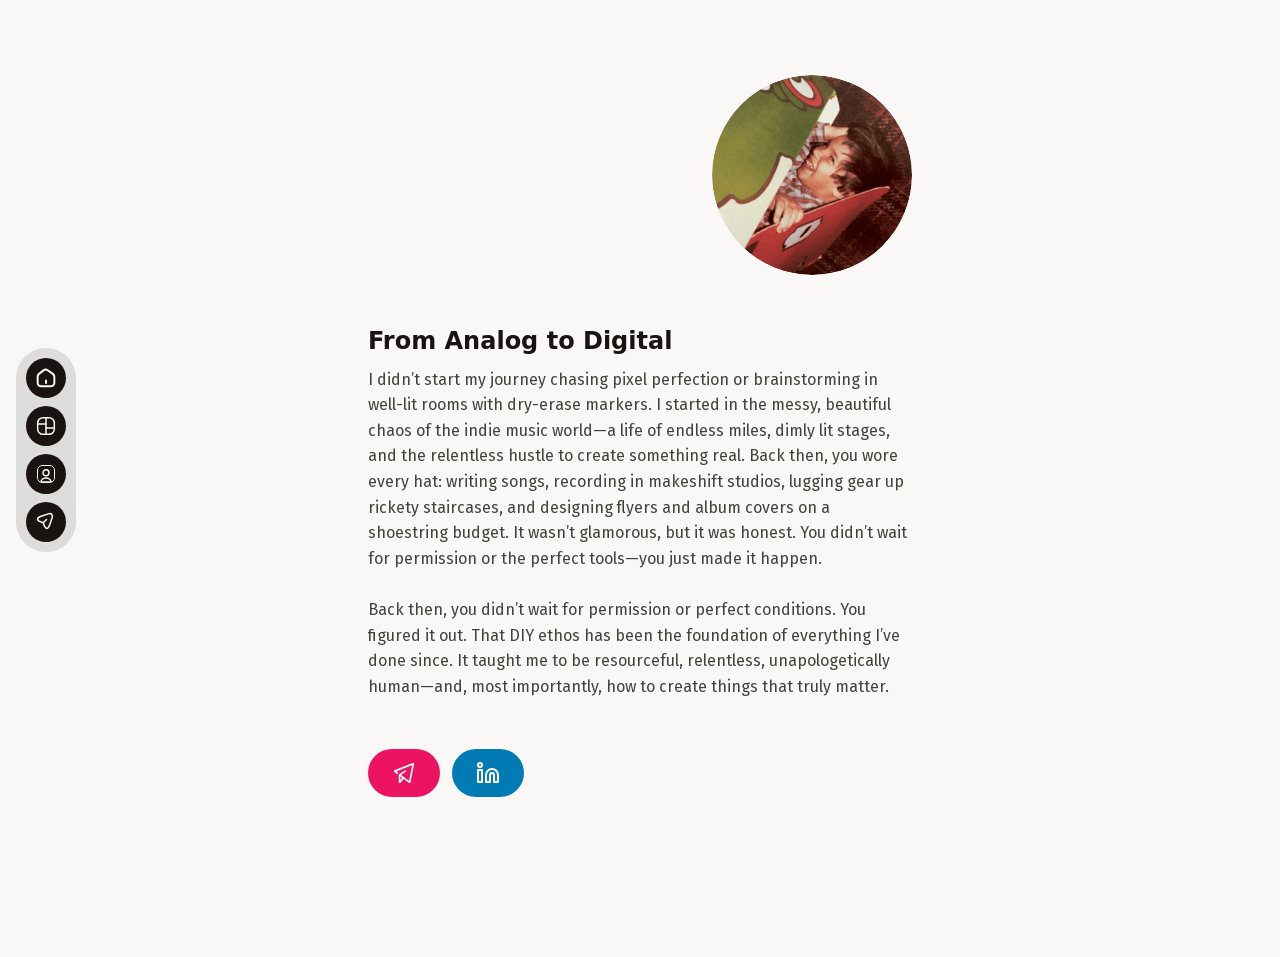
<file: about/index.html>
<!doctype html>
<!-- Made in Framer · framer.com ✨ -->
<!-- Published Jun 17, 2026, 9:06 PM UTC -->
<html lang="en" data-redirect-timezone="1" dir="ltr">
<head>
<base href="/">
	<meta charset="utf-8">
	
	
	<script>try{if(localStorage.getItem("__framer_force_showing_editorbar_since")){const n=document.createElement("link");n.rel = "modulepreload";n.href="";document.head.appendChild(n)}}catch(e){}</script>
	<!-- Start of headStart -->
    
    <!-- End of headStart -->
	<meta name="viewport" content="width=device-width">
	<meta name="generator" content="Framer b44fae2">
	<title>About — Ray Canapini</title>
    <meta name="description" content="Ray Canapini — from analog to digital. Designer working at the intersection of design, storytelling, technology, and human connection.">
    <meta name="framer-search-index" content="/framerusercontent.com/sites/35uBOpKtlLXnEH0vJcZ6LD/searchIndex-P76pPYYES1gp.json">
    <meta name="framer-search-index-fallback" content="/framerusercontent.com/sites/35uBOpKtlLXnEH0vJcZ6LD/searchIndex-ICaVFvFL2kTT.json">
    <meta name="framer-html-plugin" content="disable">
    <!-- Open Graph / Facebook -->
    <!-- Twitter -->
    <style data-framer-font-css>/* cyrillic-ext */
@font-face {
  font-family: 'Roboto';
  font-style: normal;
  font-weight: 300;
  font-stretch: 100%;
  font-display: swap;
  src: url(/fonts.gstatic.com/s/roboto/v51/KFO7CnqEu92Fr1ME7kSn66aGLdTylUAMa3GUBGEe.woff2) format('woff2');
  unicode-range: U+0460-052F, U+1C80-1C8A, U+20B4, U+2DE0-2DFF, U+A640-A69F, U+FE2E-FE2F;
}
/* cyrillic */
@font-face {
  font-family: 'Roboto';
  font-style: normal;
  font-weight: 300;
  font-stretch: 100%;
  font-display: swap;
  src: url(/fonts.gstatic.com/s/roboto/v51/KFO7CnqEu92Fr1ME7kSn66aGLdTylUAMa3iUBGEe.woff2) format('woff2');
  unicode-range: U+0301, U+0400-045F, U+0490-0491, U+04B0-04B1, U+2116;
}
/* greek-ext */
@font-face {
  font-family: 'Roboto';
  font-style: normal;
  font-weight: 300;
  font-stretch: 100%;
  font-display: swap;
  src: url(/fonts.gstatic.com/s/roboto/v51/KFO7CnqEu92Fr1ME7kSn66aGLdTylUAMa3CUBGEe.woff2) format('woff2');
  unicode-range: U+1F00-1FFF;
}
/* greek */
@font-face {
  font-family: 'Roboto';
  font-style: normal;
  font-weight: 300;
  font-stretch: 100%;
  font-display: swap;
  src: url(/fonts.gstatic.com/s/roboto/v51/KFO7CnqEu92Fr1ME7kSn66aGLdTylUAMa3-UBGEe.woff2) format('woff2');
  unicode-range: U+0370-0377, U+037A-037F, U+0384-038A, U+038C, U+038E-03A1, U+03A3-03FF;
}
/* math */
@font-face {
  font-family: 'Roboto';
  font-style: normal;
  font-weight: 300;
  font-stretch: 100%;
  font-display: swap;
  src: url(/fonts.gstatic.com/s/roboto/v51/KFO7CnqEu92Fr1ME7kSn66aGLdTylUAMawCUBGEe.woff2) format('woff2');
  unicode-range: U+0302-0303, U+0305, U+0307-0308, U+0310, U+0312, U+0315, U+031A, U+0326-0327, U+032C, U+032F-0330, U+0332-0333, U+0338, U+033A, U+0346, U+034D, U+0391-03A1, U+03A3-03A9, U+03B1-03C9, U+03D1, U+03D5-03D6, U+03F0-03F1, U+03F4-03F5, U+2016-2017, U+2034-2038, U+203C, U+2040, U+2043, U+2047, U+2050, U+2057, U+205F, U+2070-2071, U+2074-208E, U+2090-209C, U+20D0-20DC, U+20E1, U+20E5-20EF, U+2100-2112, U+2114-2115, U+2117-2121, U+2123-214F, U+2190, U+2192, U+2194-21AE, U+21B0-21E5, U+21F1-21F2, U+21F4-2211, U+2213-2214, U+2216-22FF, U+2308-230B, U+2310, U+2319, U+231C-2321, U+2336-237A, U+237C, U+2395, U+239B-23B7, U+23D0, U+23DC-23E1, U+2474-2475, U+25AF, U+25B3, U+25B7, U+25BD, U+25C1, U+25CA, U+25CC, U+25FB, U+266D-266F, U+27C0-27FF, U+2900-2AFF, U+2B0E-2B11, U+2B30-2B4C, U+2BFE, U+3030, U+FF5B, U+FF5D, U+1D400-1D7FF, U+1EE00-1EEFF;
}
/* symbols */
@font-face {
  font-family: 'Roboto';
  font-style: normal;
  font-weight: 300;
  font-stretch: 100%;
  font-display: swap;
  src: url(/fonts.gstatic.com/s/roboto/v51/KFO7CnqEu92Fr1ME7kSn66aGLdTylUAMaxKUBGEe.woff2) format('woff2');
  unicode-range: U+0001-000C, U+000E-001F, U+007F-009F, U+20DD-20E0, U+20E2-20E4, U+2150-218F, U+2190, U+2192, U+2194-2199, U+21AF, U+21E6-21F0, U+21F3, U+2218-2219, U+2299, U+22C4-22C6, U+2300-243F, U+2440-244A, U+2460-24FF, U+25A0-27BF, U+2800-28FF, U+2921-2922, U+2981, U+29BF, U+29EB, U+2B00-2BFF, U+4DC0-4DFF, U+FFF9-FFFB, U+10140-1018E, U+10190-1019C, U+101A0, U+101D0-101FD, U+102E0-102FB, U+10E60-10E7E, U+1D2C0-1D2D3, U+1D2E0-1D37F, U+1F000-1F0FF, U+1F100-1F1AD, U+1F1E6-1F1FF, U+1F30D-1F30F, U+1F315, U+1F31C, U+1F31E, U+1F320-1F32C, U+1F336, U+1F378, U+1F37D, U+1F382, U+1F393-1F39F, U+1F3A7-1F3A8, U+1F3AC-1F3AF, U+1F3C2, U+1F3C4-1F3C6, U+1F3CA-1F3CE, U+1F3D4-1F3E0, U+1F3ED, U+1F3F1-1F3F3, U+1F3F5-1F3F7, U+1F408, U+1F415, U+1F41F, U+1F426, U+1F43F, U+1F441-1F442, U+1F444, U+1F446-1F449, U+1F44C-1F44E, U+1F453, U+1F46A, U+1F47D, U+1F4A3, U+1F4B0, U+1F4B3, U+1F4B9, U+1F4BB, U+1F4BF, U+1F4C8-1F4CB, U+1F4D6, U+1F4DA, U+1F4DF, U+1F4E3-1F4E6, U+1F4EA-1F4ED, U+1F4F7, U+1F4F9-1F4FB, U+1F4FD-1F4FE, U+1F503, U+1F507-1F50B, U+1F50D, U+1F512-1F513, U+1F53E-1F54A, U+1F54F-1F5FA, U+1F610, U+1F650-1F67F, U+1F687, U+1F68D, U+1F691, U+1F694, U+1F698, U+1F6AD, U+1F6B2, U+1F6B9-1F6BA, U+1F6BC, U+1F6C6-1F6CF, U+1F6D3-1F6D7, U+1F6E0-1F6EA, U+1F6F0-1F6F3, U+1F6F7-1F6FC, U+1F700-1F7FF, U+1F800-1F80B, U+1F810-1F847, U+1F850-1F859, U+1F860-1F887, U+1F890-1F8AD, U+1F8B0-1F8BB, U+1F8C0-1F8C1, U+1F900-1F90B, U+1F93B, U+1F946, U+1F984, U+1F996, U+1F9E9, U+1FA00-1FA6F, U+1FA70-1FA7C, U+1FA80-1FA89, U+1FA8F-1FAC6, U+1FACE-1FADC, U+1FADF-1FAE9, U+1FAF0-1FAF8, U+1FB00-1FBFF;
}
/* vietnamese */
@font-face {
  font-family: 'Roboto';
  font-style: normal;
  font-weight: 300;
  font-stretch: 100%;
  font-display: swap;
  src: url(/fonts.gstatic.com/s/roboto/v51/KFO7CnqEu92Fr1ME7kSn66aGLdTylUAMa3OUBGEe.woff2) format('woff2');
  unicode-range: U+0102-0103, U+0110-0111, U+0128-0129, U+0168-0169, U+01A0-01A1, U+01AF-01B0, U+0300-0301, U+0303-0304, U+0308-0309, U+0323, U+0329, U+1EA0-1EF9, U+20AB;
}
/* latin-ext */
@font-face {
  font-family: 'Roboto';
  font-style: normal;
  font-weight: 300;
  font-stretch: 100%;
  font-display: swap;
  src: url(/fonts.gstatic.com/s/roboto/v51/KFO7CnqEu92Fr1ME7kSn66aGLdTylUAMa3KUBGEe.woff2) format('woff2');
  unicode-range: U+0100-02BA, U+02BD-02C5, U+02C7-02CC, U+02CE-02D7, U+02DD-02FF, U+0304, U+0308, U+0329, U+1D00-1DBF, U+1E00-1E9F, U+1EF2-1EFF, U+2020, U+20A0-20AB, U+20AD-20C0, U+2113, U+2C60-2C7F, U+A720-A7FF;
}
/* latin */
@font-face {
  font-family: 'Roboto';
  font-style: normal;
  font-weight: 300;
  font-stretch: 100%;
  font-display: swap;
  src: url(/fonts.gstatic.com/s/roboto/v51/KFO7CnqEu92Fr1ME7kSn66aGLdTylUAMa3yUBA.woff2) format('woff2');
  unicode-range: U+0000-00FF, U+0131, U+0152-0153, U+02BB-02BC, U+02C6, U+02DA, U+02DC, U+0304, U+0308, U+0329, U+2000-206F, U+20AC, U+2122, U+2191, U+2193, U+2212, U+2215, U+FEFF, U+FFFD;
}
/* cyrillic-ext */
@font-face {
  font-family: 'Roboto';
  font-style: normal;
  font-weight: 400;
  font-stretch: 100%;
  font-display: swap;
  src: url(/fonts.gstatic.com/s/roboto/v51/KFO7CnqEu92Fr1ME7kSn66aGLdTylUAMa3GUBGEe.woff2) format('woff2');
  unicode-range: U+0460-052F, U+1C80-1C8A, U+20B4, U+2DE0-2DFF, U+A640-A69F, U+FE2E-FE2F;
}
/* cyrillic */
@font-face {
  font-family: 'Roboto';
  font-style: normal;
  font-weight: 400;
  font-stretch: 100%;
  font-display: swap;
  src: url(/fonts.gstatic.com/s/roboto/v51/KFO7CnqEu92Fr1ME7kSn66aGLdTylUAMa3iUBGEe.woff2) format('woff2');
  unicode-range: U+0301, U+0400-045F, U+0490-0491, U+04B0-04B1, U+2116;
}
/* greek-ext */
@font-face {
  font-family: 'Roboto';
  font-style: normal;
  font-weight: 400;
  font-stretch: 100%;
  font-display: swap;
  src: url(/fonts.gstatic.com/s/roboto/v51/KFO7CnqEu92Fr1ME7kSn66aGLdTylUAMa3CUBGEe.woff2) format('woff2');
  unicode-range: U+1F00-1FFF;
}
/* greek */
@font-face {
  font-family: 'Roboto';
  font-style: normal;
  font-weight: 400;
  font-stretch: 100%;
  font-display: swap;
  src: url(/fonts.gstatic.com/s/roboto/v51/KFO7CnqEu92Fr1ME7kSn66aGLdTylUAMa3-UBGEe.woff2) format('woff2');
  unicode-range: U+0370-0377, U+037A-037F, U+0384-038A, U+038C, U+038E-03A1, U+03A3-03FF;
}
/* math */
@font-face {
  font-family: 'Roboto';
  font-style: normal;
  font-weight: 400;
  font-stretch: 100%;
  font-display: swap;
  src: url(/fonts.gstatic.com/s/roboto/v51/KFO7CnqEu92Fr1ME7kSn66aGLdTylUAMawCUBGEe.woff2) format('woff2');
  unicode-range: U+0302-0303, U+0305, U+0307-0308, U+0310, U+0312, U+0315, U+031A, U+0326-0327, U+032C, U+032F-0330, U+0332-0333, U+0338, U+033A, U+0346, U+034D, U+0391-03A1, U+03A3-03A9, U+03B1-03C9, U+03D1, U+03D5-03D6, U+03F0-03F1, U+03F4-03F5, U+2016-2017, U+2034-2038, U+203C, U+2040, U+2043, U+2047, U+2050, U+2057, U+205F, U+2070-2071, U+2074-208E, U+2090-209C, U+20D0-20DC, U+20E1, U+20E5-20EF, U+2100-2112, U+2114-2115, U+2117-2121, U+2123-214F, U+2190, U+2192, U+2194-21AE, U+21B0-21E5, U+21F1-21F2, U+21F4-2211, U+2213-2214, U+2216-22FF, U+2308-230B, U+2310, U+2319, U+231C-2321, U+2336-237A, U+237C, U+2395, U+239B-23B7, U+23D0, U+23DC-23E1, U+2474-2475, U+25AF, U+25B3, U+25B7, U+25BD, U+25C1, U+25CA, U+25CC, U+25FB, U+266D-266F, U+27C0-27FF, U+2900-2AFF, U+2B0E-2B11, U+2B30-2B4C, U+2BFE, U+3030, U+FF5B, U+FF5D, U+1D400-1D7FF, U+1EE00-1EEFF;
}
/* symbols */
@font-face {
  font-family: 'Roboto';
  font-style: normal;
  font-weight: 400;
  font-stretch: 100%;
  font-display: swap;
  src: url(/fonts.gstatic.com/s/roboto/v51/KFO7CnqEu92Fr1ME7kSn66aGLdTylUAMaxKUBGEe.woff2) format('woff2');
  unicode-range: U+0001-000C, U+000E-001F, U+007F-009F, U+20DD-20E0, U+20E2-20E4, U+2150-218F, U+2190, U+2192, U+2194-2199, U+21AF, U+21E6-21F0, U+21F3, U+2218-2219, U+2299, U+22C4-22C6, U+2300-243F, U+2440-244A, U+2460-24FF, U+25A0-27BF, U+2800-28FF, U+2921-2922, U+2981, U+29BF, U+29EB, U+2B00-2BFF, U+4DC0-4DFF, U+FFF9-FFFB, U+10140-1018E, U+10190-1019C, U+101A0, U+101D0-101FD, U+102E0-102FB, U+10E60-10E7E, U+1D2C0-1D2D3, U+1D2E0-1D37F, U+1F000-1F0FF, U+1F100-1F1AD, U+1F1E6-1F1FF, U+1F30D-1F30F, U+1F315, U+1F31C, U+1F31E, U+1F320-1F32C, U+1F336, U+1F378, U+1F37D, U+1F382, U+1F393-1F39F, U+1F3A7-1F3A8, U+1F3AC-1F3AF, U+1F3C2, U+1F3C4-1F3C6, U+1F3CA-1F3CE, U+1F3D4-1F3E0, U+1F3ED, U+1F3F1-1F3F3, U+1F3F5-1F3F7, U+1F408, U+1F415, U+1F41F, U+1F426, U+1F43F, U+1F441-1F442, U+1F444, U+1F446-1F449, U+1F44C-1F44E, U+1F453, U+1F46A, U+1F47D, U+1F4A3, U+1F4B0, U+1F4B3, U+1F4B9, U+1F4BB, U+1F4BF, U+1F4C8-1F4CB, U+1F4D6, U+1F4DA, U+1F4DF, U+1F4E3-1F4E6, U+1F4EA-1F4ED, U+1F4F7, U+1F4F9-1F4FB, U+1F4FD-1F4FE, U+1F503, U+1F507-1F50B, U+1F50D, U+1F512-1F513, U+1F53E-1F54A, U+1F54F-1F5FA, U+1F610, U+1F650-1F67F, U+1F687, U+1F68D, U+1F691, U+1F694, U+1F698, U+1F6AD, U+1F6B2, U+1F6B9-1F6BA, U+1F6BC, U+1F6C6-1F6CF, U+1F6D3-1F6D7, U+1F6E0-1F6EA, U+1F6F0-1F6F3, U+1F6F7-1F6FC, U+1F700-1F7FF, U+1F800-1F80B, U+1F810-1F847, U+1F850-1F859, U+1F860-1F887, U+1F890-1F8AD, U+1F8B0-1F8BB, U+1F8C0-1F8C1, U+1F900-1F90B, U+1F93B, U+1F946, U+1F984, U+1F996, U+1F9E9, U+1FA00-1FA6F, U+1FA70-1FA7C, U+1FA80-1FA89, U+1FA8F-1FAC6, U+1FACE-1FADC, U+1FADF-1FAE9, U+1FAF0-1FAF8, U+1FB00-1FBFF;
}
/* vietnamese */
@font-face {
  font-family: 'Roboto';
  font-style: normal;
  font-weight: 400;
  font-stretch: 100%;
  font-display: swap;
  src: url(/fonts.gstatic.com/s/roboto/v51/KFO7CnqEu92Fr1ME7kSn66aGLdTylUAMa3OUBGEe.woff2) format('woff2');
  unicode-range: U+0102-0103, U+0110-0111, U+0128-0129, U+0168-0169, U+01A0-01A1, U+01AF-01B0, U+0300-0301, U+0303-0304, U+0308-0309, U+0323, U+0329, U+1EA0-1EF9, U+20AB;
}
/* latin-ext */
@font-face {
  font-family: 'Roboto';
  font-style: normal;
  font-weight: 400;
  font-stretch: 100%;
  font-display: swap;
  src: url(/fonts.gstatic.com/s/roboto/v51/KFO7CnqEu92Fr1ME7kSn66aGLdTylUAMa3KUBGEe.woff2) format('woff2');
  unicode-range: U+0100-02BA, U+02BD-02C5, U+02C7-02CC, U+02CE-02D7, U+02DD-02FF, U+0304, U+0308, U+0329, U+1D00-1DBF, U+1E00-1E9F, U+1EF2-1EFF, U+2020, U+20A0-20AB, U+20AD-20C0, U+2113, U+2C60-2C7F, U+A720-A7FF;
}
/* latin */
@font-face {
  font-family: 'Roboto';
  font-style: normal;
  font-weight: 400;
  font-stretch: 100%;
  font-display: swap;
  src: url(/fonts.gstatic.com/s/roboto/v51/KFO7CnqEu92Fr1ME7kSn66aGLdTylUAMa3yUBA.woff2) format('woff2');
  unicode-range: U+0000-00FF, U+0131, U+0152-0153, U+02BB-02BC, U+02C6, U+02DA, U+02DC, U+0304, U+0308, U+0329, U+2000-206F, U+20AC, U+2122, U+2191, U+2193, U+2212, U+2215, U+FEFF, U+FFFD;
}
/* cyrillic-ext */
@font-face {
  font-family: 'Roboto';
  font-style: normal;
  font-weight: 500;
  font-stretch: 100%;
  font-display: swap;
  src: url(/fonts.gstatic.com/s/roboto/v51/KFO7CnqEu92Fr1ME7kSn66aGLdTylUAMa3GUBGEe.woff2) format('woff2');
  unicode-range: U+0460-052F, U+1C80-1C8A, U+20B4, U+2DE0-2DFF, U+A640-A69F, U+FE2E-FE2F;
}
/* cyrillic */
@font-face {
  font-family: 'Roboto';
  font-style: normal;
  font-weight: 500;
  font-stretch: 100%;
  font-display: swap;
  src: url(/fonts.gstatic.com/s/roboto/v51/KFO7CnqEu92Fr1ME7kSn66aGLdTylUAMa3iUBGEe.woff2) format('woff2');
  unicode-range: U+0301, U+0400-045F, U+0490-0491, U+04B0-04B1, U+2116;
}
/* greek-ext */
@font-face {
  font-family: 'Roboto';
  font-style: normal;
  font-weight: 500;
  font-stretch: 100%;
  font-display: swap;
  src: url(/fonts.gstatic.com/s/roboto/v51/KFO7CnqEu92Fr1ME7kSn66aGLdTylUAMa3CUBGEe.woff2) format('woff2');
  unicode-range: U+1F00-1FFF;
}
/* greek */
@font-face {
  font-family: 'Roboto';
  font-style: normal;
  font-weight: 500;
  font-stretch: 100%;
  font-display: swap;
  src: url(/fonts.gstatic.com/s/roboto/v51/KFO7CnqEu92Fr1ME7kSn66aGLdTylUAMa3-UBGEe.woff2) format('woff2');
  unicode-range: U+0370-0377, U+037A-037F, U+0384-038A, U+038C, U+038E-03A1, U+03A3-03FF;
}
/* math */
@font-face {
  font-family: 'Roboto';
  font-style: normal;
  font-weight: 500;
  font-stretch: 100%;
  font-display: swap;
  src: url(/fonts.gstatic.com/s/roboto/v51/KFO7CnqEu92Fr1ME7kSn66aGLdTylUAMawCUBGEe.woff2) format('woff2');
  unicode-range: U+0302-0303, U+0305, U+0307-0308, U+0310, U+0312, U+0315, U+031A, U+0326-0327, U+032C, U+032F-0330, U+0332-0333, U+0338, U+033A, U+0346, U+034D, U+0391-03A1, U+03A3-03A9, U+03B1-03C9, U+03D1, U+03D5-03D6, U+03F0-03F1, U+03F4-03F5, U+2016-2017, U+2034-2038, U+203C, U+2040, U+2043, U+2047, U+2050, U+2057, U+205F, U+2070-2071, U+2074-208E, U+2090-209C, U+20D0-20DC, U+20E1, U+20E5-20EF, U+2100-2112, U+2114-2115, U+2117-2121, U+2123-214F, U+2190, U+2192, U+2194-21AE, U+21B0-21E5, U+21F1-21F2, U+21F4-2211, U+2213-2214, U+2216-22FF, U+2308-230B, U+2310, U+2319, U+231C-2321, U+2336-237A, U+237C, U+2395, U+239B-23B7, U+23D0, U+23DC-23E1, U+2474-2475, U+25AF, U+25B3, U+25B7, U+25BD, U+25C1, U+25CA, U+25CC, U+25FB, U+266D-266F, U+27C0-27FF, U+2900-2AFF, U+2B0E-2B11, U+2B30-2B4C, U+2BFE, U+3030, U+FF5B, U+FF5D, U+1D400-1D7FF, U+1EE00-1EEFF;
}
/* symbols */
@font-face {
  font-family: 'Roboto';
  font-style: normal;
  font-weight: 500;
  font-stretch: 100%;
  font-display: swap;
  src: url(/fonts.gstatic.com/s/roboto/v51/KFO7CnqEu92Fr1ME7kSn66aGLdTylUAMaxKUBGEe.woff2) format('woff2');
  unicode-range: U+0001-000C, U+000E-001F, U+007F-009F, U+20DD-20E0, U+20E2-20E4, U+2150-218F, U+2190, U+2192, U+2194-2199, U+21AF, U+21E6-21F0, U+21F3, U+2218-2219, U+2299, U+22C4-22C6, U+2300-243F, U+2440-244A, U+2460-24FF, U+25A0-27BF, U+2800-28FF, U+2921-2922, U+2981, U+29BF, U+29EB, U+2B00-2BFF, U+4DC0-4DFF, U+FFF9-FFFB, U+10140-1018E, U+10190-1019C, U+101A0, U+101D0-101FD, U+102E0-102FB, U+10E60-10E7E, U+1D2C0-1D2D3, U+1D2E0-1D37F, U+1F000-1F0FF, U+1F100-1F1AD, U+1F1E6-1F1FF, U+1F30D-1F30F, U+1F315, U+1F31C, U+1F31E, U+1F320-1F32C, U+1F336, U+1F378, U+1F37D, U+1F382, U+1F393-1F39F, U+1F3A7-1F3A8, U+1F3AC-1F3AF, U+1F3C2, U+1F3C4-1F3C6, U+1F3CA-1F3CE, U+1F3D4-1F3E0, U+1F3ED, U+1F3F1-1F3F3, U+1F3F5-1F3F7, U+1F408, U+1F415, U+1F41F, U+1F426, U+1F43F, U+1F441-1F442, U+1F444, U+1F446-1F449, U+1F44C-1F44E, U+1F453, U+1F46A, U+1F47D, U+1F4A3, U+1F4B0, U+1F4B3, U+1F4B9, U+1F4BB, U+1F4BF, U+1F4C8-1F4CB, U+1F4D6, U+1F4DA, U+1F4DF, U+1F4E3-1F4E6, U+1F4EA-1F4ED, U+1F4F7, U+1F4F9-1F4FB, U+1F4FD-1F4FE, U+1F503, U+1F507-1F50B, U+1F50D, U+1F512-1F513, U+1F53E-1F54A, U+1F54F-1F5FA, U+1F610, U+1F650-1F67F, U+1F687, U+1F68D, U+1F691, U+1F694, U+1F698, U+1F6AD, U+1F6B2, U+1F6B9-1F6BA, U+1F6BC, U+1F6C6-1F6CF, U+1F6D3-1F6D7, U+1F6E0-1F6EA, U+1F6F0-1F6F3, U+1F6F7-1F6FC, U+1F700-1F7FF, U+1F800-1F80B, U+1F810-1F847, U+1F850-1F859, U+1F860-1F887, U+1F890-1F8AD, U+1F8B0-1F8BB, U+1F8C0-1F8C1, U+1F900-1F90B, U+1F93B, U+1F946, U+1F984, U+1F996, U+1F9E9, U+1FA00-1FA6F, U+1FA70-1FA7C, U+1FA80-1FA89, U+1FA8F-1FAC6, U+1FACE-1FADC, U+1FADF-1FAE9, U+1FAF0-1FAF8, U+1FB00-1FBFF;
}
/* vietnamese */
@font-face {
  font-family: 'Roboto';
  font-style: normal;
  font-weight: 500;
  font-stretch: 100%;
  font-display: swap;
  src: url(/fonts.gstatic.com/s/roboto/v51/KFO7CnqEu92Fr1ME7kSn66aGLdTylUAMa3OUBGEe.woff2) format('woff2');
  unicode-range: U+0102-0103, U+0110-0111, U+0128-0129, U+0168-0169, U+01A0-01A1, U+01AF-01B0, U+0300-0301, U+0303-0304, U+0308-0309, U+0323, U+0329, U+1EA0-1EF9, U+20AB;
}
/* latin-ext */
@font-face {
  font-family: 'Roboto';
  font-style: normal;
  font-weight: 500;
  font-stretch: 100%;
  font-display: swap;
  src: url(/fonts.gstatic.com/s/roboto/v51/KFO7CnqEu92Fr1ME7kSn66aGLdTylUAMa3KUBGEe.woff2) format('woff2');
  unicode-range: U+0100-02BA, U+02BD-02C5, U+02C7-02CC, U+02CE-02D7, U+02DD-02FF, U+0304, U+0308, U+0329, U+1D00-1DBF, U+1E00-1E9F, U+1EF2-1EFF, U+2020, U+20A0-20AB, U+20AD-20C0, U+2113, U+2C60-2C7F, U+A720-A7FF;
}
/* latin */
@font-face {
  font-family: 'Roboto';
  font-style: normal;
  font-weight: 500;
  font-stretch: 100%;
  font-display: swap;
  src: url(/fonts.gstatic.com/s/roboto/v51/KFO7CnqEu92Fr1ME7kSn66aGLdTylUAMa3yUBA.woff2) format('woff2');
  unicode-range: U+0000-00FF, U+0131, U+0152-0153, U+02BB-02BC, U+02C6, U+02DA, U+02DC, U+0304, U+0308, U+0329, U+2000-206F, U+20AC, U+2122, U+2191, U+2193, U+2212, U+2215, U+FEFF, U+FFFD;
}
/* cyrillic-ext */
@font-face {
  font-family: 'Roboto';
  font-style: normal;
  font-weight: 600;
  font-stretch: 100%;
  font-display: swap;
  src: url(/fonts.gstatic.com/s/roboto/v51/KFO7CnqEu92Fr1ME7kSn66aGLdTylUAMa3GUBGEe.woff2) format('woff2');
  unicode-range: U+0460-052F, U+1C80-1C8A, U+20B4, U+2DE0-2DFF, U+A640-A69F, U+FE2E-FE2F;
}
/* cyrillic */
@font-face {
  font-family: 'Roboto';
  font-style: normal;
  font-weight: 600;
  font-stretch: 100%;
  font-display: swap;
  src: url(/fonts.gstatic.com/s/roboto/v51/KFO7CnqEu92Fr1ME7kSn66aGLdTylUAMa3iUBGEe.woff2) format('woff2');
  unicode-range: U+0301, U+0400-045F, U+0490-0491, U+04B0-04B1, U+2116;
}
/* greek-ext */
@font-face {
  font-family: 'Roboto';
  font-style: normal;
  font-weight: 600;
  font-stretch: 100%;
  font-display: swap;
  src: url(/fonts.gstatic.com/s/roboto/v51/KFO7CnqEu92Fr1ME7kSn66aGLdTylUAMa3CUBGEe.woff2) format('woff2');
  unicode-range: U+1F00-1FFF;
}
/* greek */
@font-face {
  font-family: 'Roboto';
  font-style: normal;
  font-weight: 600;
  font-stretch: 100%;
  font-display: swap;
  src: url(/fonts.gstatic.com/s/roboto/v51/KFO7CnqEu92Fr1ME7kSn66aGLdTylUAMa3-UBGEe.woff2) format('woff2');
  unicode-range: U+0370-0377, U+037A-037F, U+0384-038A, U+038C, U+038E-03A1, U+03A3-03FF;
}
/* math */
@font-face {
  font-family: 'Roboto';
  font-style: normal;
  font-weight: 600;
  font-stretch: 100%;
  font-display: swap;
  src: url(/fonts.gstatic.com/s/roboto/v51/KFO7CnqEu92Fr1ME7kSn66aGLdTylUAMawCUBGEe.woff2) format('woff2');
  unicode-range: U+0302-0303, U+0305, U+0307-0308, U+0310, U+0312, U+0315, U+031A, U+0326-0327, U+032C, U+032F-0330, U+0332-0333, U+0338, U+033A, U+0346, U+034D, U+0391-03A1, U+03A3-03A9, U+03B1-03C9, U+03D1, U+03D5-03D6, U+03F0-03F1, U+03F4-03F5, U+2016-2017, U+2034-2038, U+203C, U+2040, U+2043, U+2047, U+2050, U+2057, U+205F, U+2070-2071, U+2074-208E, U+2090-209C, U+20D0-20DC, U+20E1, U+20E5-20EF, U+2100-2112, U+2114-2115, U+2117-2121, U+2123-214F, U+2190, U+2192, U+2194-21AE, U+21B0-21E5, U+21F1-21F2, U+21F4-2211, U+2213-2214, U+2216-22FF, U+2308-230B, U+2310, U+2319, U+231C-2321, U+2336-237A, U+237C, U+2395, U+239B-23B7, U+23D0, U+23DC-23E1, U+2474-2475, U+25AF, U+25B3, U+25B7, U+25BD, U+25C1, U+25CA, U+25CC, U+25FB, U+266D-266F, U+27C0-27FF, U+2900-2AFF, U+2B0E-2B11, U+2B30-2B4C, U+2BFE, U+3030, U+FF5B, U+FF5D, U+1D400-1D7FF, U+1EE00-1EEFF;
}
/* symbols */
@font-face {
  font-family: 'Roboto';
  font-style: normal;
  font-weight: 600;
  font-stretch: 100%;
  font-display: swap;
  src: url(/fonts.gstatic.com/s/roboto/v51/KFO7CnqEu92Fr1ME7kSn66aGLdTylUAMaxKUBGEe.woff2) format('woff2');
  unicode-range: U+0001-000C, U+000E-001F, U+007F-009F, U+20DD-20E0, U+20E2-20E4, U+2150-218F, U+2190, U+2192, U+2194-2199, U+21AF, U+21E6-21F0, U+21F3, U+2218-2219, U+2299, U+22C4-22C6, U+2300-243F, U+2440-244A, U+2460-24FF, U+25A0-27BF, U+2800-28FF, U+2921-2922, U+2981, U+29BF, U+29EB, U+2B00-2BFF, U+4DC0-4DFF, U+FFF9-FFFB, U+10140-1018E, U+10190-1019C, U+101A0, U+101D0-101FD, U+102E0-102FB, U+10E60-10E7E, U+1D2C0-1D2D3, U+1D2E0-1D37F, U+1F000-1F0FF, U+1F100-1F1AD, U+1F1E6-1F1FF, U+1F30D-1F30F, U+1F315, U+1F31C, U+1F31E, U+1F320-1F32C, U+1F336, U+1F378, U+1F37D, U+1F382, U+1F393-1F39F, U+1F3A7-1F3A8, U+1F3AC-1F3AF, U+1F3C2, U+1F3C4-1F3C6, U+1F3CA-1F3CE, U+1F3D4-1F3E0, U+1F3ED, U+1F3F1-1F3F3, U+1F3F5-1F3F7, U+1F408, U+1F415, U+1F41F, U+1F426, U+1F43F, U+1F441-1F442, U+1F444, U+1F446-1F449, U+1F44C-1F44E, U+1F453, U+1F46A, U+1F47D, U+1F4A3, U+1F4B0, U+1F4B3, U+1F4B9, U+1F4BB, U+1F4BF, U+1F4C8-1F4CB, U+1F4D6, U+1F4DA, U+1F4DF, U+1F4E3-1F4E6, U+1F4EA-1F4ED, U+1F4F7, U+1F4F9-1F4FB, U+1F4FD-1F4FE, U+1F503, U+1F507-1F50B, U+1F50D, U+1F512-1F513, U+1F53E-1F54A, U+1F54F-1F5FA, U+1F610, U+1F650-1F67F, U+1F687, U+1F68D, U+1F691, U+1F694, U+1F698, U+1F6AD, U+1F6B2, U+1F6B9-1F6BA, U+1F6BC, U+1F6C6-1F6CF, U+1F6D3-1F6D7, U+1F6E0-1F6EA, U+1F6F0-1F6F3, U+1F6F7-1F6FC, U+1F700-1F7FF, U+1F800-1F80B, U+1F810-1F847, U+1F850-1F859, U+1F860-1F887, U+1F890-1F8AD, U+1F8B0-1F8BB, U+1F8C0-1F8C1, U+1F900-1F90B, U+1F93B, U+1F946, U+1F984, U+1F996, U+1F9E9, U+1FA00-1FA6F, U+1FA70-1FA7C, U+1FA80-1FA89, U+1FA8F-1FAC6, U+1FACE-1FADC, U+1FADF-1FAE9, U+1FAF0-1FAF8, U+1FB00-1FBFF;
}
/* vietnamese */
@font-face {
  font-family: 'Roboto';
  font-style: normal;
  font-weight: 600;
  font-stretch: 100%;
  font-display: swap;
  src: url(/fonts.gstatic.com/s/roboto/v51/KFO7CnqEu92Fr1ME7kSn66aGLdTylUAMa3OUBGEe.woff2) format('woff2');
  unicode-range: U+0102-0103, U+0110-0111, U+0128-0129, U+0168-0169, U+01A0-01A1, U+01AF-01B0, U+0300-0301, U+0303-0304, U+0308-0309, U+0323, U+0329, U+1EA0-1EF9, U+20AB;
}
/* latin-ext */
@font-face {
  font-family: 'Roboto';
  font-style: normal;
  font-weight: 600;
  font-stretch: 100%;
  font-display: swap;
  src: url(/fonts.gstatic.com/s/roboto/v51/KFO7CnqEu92Fr1ME7kSn66aGLdTylUAMa3KUBGEe.woff2) format('woff2');
  unicode-range: U+0100-02BA, U+02BD-02C5, U+02C7-02CC, U+02CE-02D7, U+02DD-02FF, U+0304, U+0308, U+0329, U+1D00-1DBF, U+1E00-1E9F, U+1EF2-1EFF, U+2020, U+20A0-20AB, U+20AD-20C0, U+2113, U+2C60-2C7F, U+A720-A7FF;
}
/* latin */
@font-face {
  font-family: 'Roboto';
  font-style: normal;
  font-weight: 600;
  font-stretch: 100%;
  font-display: swap;
  src: url(/fonts.gstatic.com/s/roboto/v51/KFO7CnqEu92Fr1ME7kSn66aGLdTylUAMa3yUBA.woff2) format('woff2');
  unicode-range: U+0000-00FF, U+0131, U+0152-0153, U+02BB-02BC, U+02C6, U+02DA, U+02DC, U+0304, U+0308, U+0329, U+2000-206F, U+20AC, U+2122, U+2191, U+2193, U+2212, U+2215, U+FEFF, U+FFFD;
}
/* cyrillic-ext */
@font-face {
  font-family: 'Roboto';
  font-style: normal;
  font-weight: 700;
  font-stretch: 100%;
  font-display: swap;
  src: url(/fonts.gstatic.com/s/roboto/v51/KFO7CnqEu92Fr1ME7kSn66aGLdTylUAMa3GUBGEe.woff2) format('woff2');
  unicode-range: U+0460-052F, U+1C80-1C8A, U+20B4, U+2DE0-2DFF, U+A640-A69F, U+FE2E-FE2F;
}
/* cyrillic */
@font-face {
  font-family: 'Roboto';
  font-style: normal;
  font-weight: 700;
  font-stretch: 100%;
  font-display: swap;
  src: url(/fonts.gstatic.com/s/roboto/v51/KFO7CnqEu92Fr1ME7kSn66aGLdTylUAMa3iUBGEe.woff2) format('woff2');
  unicode-range: U+0301, U+0400-045F, U+0490-0491, U+04B0-04B1, U+2116;
}
/* greek-ext */
@font-face {
  font-family: 'Roboto';
  font-style: normal;
  font-weight: 700;
  font-stretch: 100%;
  font-display: swap;
  src: url(/fonts.gstatic.com/s/roboto/v51/KFO7CnqEu92Fr1ME7kSn66aGLdTylUAMa3CUBGEe.woff2) format('woff2');
  unicode-range: U+1F00-1FFF;
}
/* greek */
@font-face {
  font-family: 'Roboto';
  font-style: normal;
  font-weight: 700;
  font-stretch: 100%;
  font-display: swap;
  src: url(/fonts.gstatic.com/s/roboto/v51/KFO7CnqEu92Fr1ME7kSn66aGLdTylUAMa3-UBGEe.woff2) format('woff2');
  unicode-range: U+0370-0377, U+037A-037F, U+0384-038A, U+038C, U+038E-03A1, U+03A3-03FF;
}
/* math */
@font-face {
  font-family: 'Roboto';
  font-style: normal;
  font-weight: 700;
  font-stretch: 100%;
  font-display: swap;
  src: url(/fonts.gstatic.com/s/roboto/v51/KFO7CnqEu92Fr1ME7kSn66aGLdTylUAMawCUBGEe.woff2) format('woff2');
  unicode-range: U+0302-0303, U+0305, U+0307-0308, U+0310, U+0312, U+0315, U+031A, U+0326-0327, U+032C, U+032F-0330, U+0332-0333, U+0338, U+033A, U+0346, U+034D, U+0391-03A1, U+03A3-03A9, U+03B1-03C9, U+03D1, U+03D5-03D6, U+03F0-03F1, U+03F4-03F5, U+2016-2017, U+2034-2038, U+203C, U+2040, U+2043, U+2047, U+2050, U+2057, U+205F, U+2070-2071, U+2074-208E, U+2090-209C, U+20D0-20DC, U+20E1, U+20E5-20EF, U+2100-2112, U+2114-2115, U+2117-2121, U+2123-214F, U+2190, U+2192, U+2194-21AE, U+21B0-21E5, U+21F1-21F2, U+21F4-2211, U+2213-2214, U+2216-22FF, U+2308-230B, U+2310, U+2319, U+231C-2321, U+2336-237A, U+237C, U+2395, U+239B-23B7, U+23D0, U+23DC-23E1, U+2474-2475, U+25AF, U+25B3, U+25B7, U+25BD, U+25C1, U+25CA, U+25CC, U+25FB, U+266D-266F, U+27C0-27FF, U+2900-2AFF, U+2B0E-2B11, U+2B30-2B4C, U+2BFE, U+3030, U+FF5B, U+FF5D, U+1D400-1D7FF, U+1EE00-1EEFF;
}
/* symbols */
@font-face {
  font-family: 'Roboto';
  font-style: normal;
  font-weight: 700;
  font-stretch: 100%;
  font-display: swap;
  src: url(/fonts.gstatic.com/s/roboto/v51/KFO7CnqEu92Fr1ME7kSn66aGLdTylUAMaxKUBGEe.woff2) format('woff2');
  unicode-range: U+0001-000C, U+000E-001F, U+007F-009F, U+20DD-20E0, U+20E2-20E4, U+2150-218F, U+2190, U+2192, U+2194-2199, U+21AF, U+21E6-21F0, U+21F3, U+2218-2219, U+2299, U+22C4-22C6, U+2300-243F, U+2440-244A, U+2460-24FF, U+25A0-27BF, U+2800-28FF, U+2921-2922, U+2981, U+29BF, U+29EB, U+2B00-2BFF, U+4DC0-4DFF, U+FFF9-FFFB, U+10140-1018E, U+10190-1019C, U+101A0, U+101D0-101FD, U+102E0-102FB, U+10E60-10E7E, U+1D2C0-1D2D3, U+1D2E0-1D37F, U+1F000-1F0FF, U+1F100-1F1AD, U+1F1E6-1F1FF, U+1F30D-1F30F, U+1F315, U+1F31C, U+1F31E, U+1F320-1F32C, U+1F336, U+1F378, U+1F37D, U+1F382, U+1F393-1F39F, U+1F3A7-1F3A8, U+1F3AC-1F3AF, U+1F3C2, U+1F3C4-1F3C6, U+1F3CA-1F3CE, U+1F3D4-1F3E0, U+1F3ED, U+1F3F1-1F3F3, U+1F3F5-1F3F7, U+1F408, U+1F415, U+1F41F, U+1F426, U+1F43F, U+1F441-1F442, U+1F444, U+1F446-1F449, U+1F44C-1F44E, U+1F453, U+1F46A, U+1F47D, U+1F4A3, U+1F4B0, U+1F4B3, U+1F4B9, U+1F4BB, U+1F4BF, U+1F4C8-1F4CB, U+1F4D6, U+1F4DA, U+1F4DF, U+1F4E3-1F4E6, U+1F4EA-1F4ED, U+1F4F7, U+1F4F9-1F4FB, U+1F4FD-1F4FE, U+1F503, U+1F507-1F50B, U+1F50D, U+1F512-1F513, U+1F53E-1F54A, U+1F54F-1F5FA, U+1F610, U+1F650-1F67F, U+1F687, U+1F68D, U+1F691, U+1F694, U+1F698, U+1F6AD, U+1F6B2, U+1F6B9-1F6BA, U+1F6BC, U+1F6C6-1F6CF, U+1F6D3-1F6D7, U+1F6E0-1F6EA, U+1F6F0-1F6F3, U+1F6F7-1F6FC, U+1F700-1F7FF, U+1F800-1F80B, U+1F810-1F847, U+1F850-1F859, U+1F860-1F887, U+1F890-1F8AD, U+1F8B0-1F8BB, U+1F8C0-1F8C1, U+1F900-1F90B, U+1F93B, U+1F946, U+1F984, U+1F996, U+1F9E9, U+1FA00-1FA6F, U+1FA70-1FA7C, U+1FA80-1FA89, U+1FA8F-1FAC6, U+1FACE-1FADC, U+1FADF-1FAE9, U+1FAF0-1FAF8, U+1FB00-1FBFF;
}
/* vietnamese */
@font-face {
  font-family: 'Roboto';
  font-style: normal;
  font-weight: 700;
  font-stretch: 100%;
  font-display: swap;
  src: url(/fonts.gstatic.com/s/roboto/v51/KFO7CnqEu92Fr1ME7kSn66aGLdTylUAMa3OUBGEe.woff2) format('woff2');
  unicode-range: U+0102-0103, U+0110-0111, U+0128-0129, U+0168-0169, U+01A0-01A1, U+01AF-01B0, U+0300-0301, U+0303-0304, U+0308-0309, U+0323, U+0329, U+1EA0-1EF9, U+20AB;
}
/* latin-ext */
@font-face {
  font-family: 'Roboto';
  font-style: normal;
  font-weight: 700;
  font-stretch: 100%;
  font-display: swap;
  src: url(/fonts.gstatic.com/s/roboto/v51/KFO7CnqEu92Fr1ME7kSn66aGLdTylUAMa3KUBGEe.woff2) format('woff2');
  unicode-range: U+0100-02BA, U+02BD-02C5, U+02C7-02CC, U+02CE-02D7, U+02DD-02FF, U+0304, U+0308, U+0329, U+1D00-1DBF, U+1E00-1E9F, U+1EF2-1EFF, U+2020, U+20A0-20AB, U+20AD-20C0, U+2113, U+2C60-2C7F, U+A720-A7FF;
}
/* latin */
@font-face {
  font-family: 'Roboto';
  font-style: normal;
  font-weight: 700;
  font-stretch: 100%;
  font-display: swap;
  src: url(/fonts.gstatic.com/s/roboto/v51/KFO7CnqEu92Fr1ME7kSn66aGLdTylUAMa3yUBA.woff2) format('woff2');
  unicode-range: U+0000-00FF, U+0131, U+0152-0153, U+02BB-02BC, U+02C6, U+02DA, U+02DC, U+0304, U+0308, U+0329, U+2000-206F, U+20AC, U+2122, U+2191, U+2193, U+2212, U+2215, U+FEFF, U+FFFD;
}
/* cyrillic-ext */
@font-face {
  font-family: 'Roboto';
  font-style: normal;
  font-weight: 800;
  font-stretch: 100%;
  font-display: swap;
  src: url(/fonts.gstatic.com/s/roboto/v51/KFO7CnqEu92Fr1ME7kSn66aGLdTylUAMa3GUBGEe.woff2) format('woff2');
  unicode-range: U+0460-052F, U+1C80-1C8A, U+20B4, U+2DE0-2DFF, U+A640-A69F, U+FE2E-FE2F;
}
/* cyrillic */
@font-face {
  font-family: 'Roboto';
  font-style: normal;
  font-weight: 800;
  font-stretch: 100%;
  font-display: swap;
  src: url(/fonts.gstatic.com/s/roboto/v51/KFO7CnqEu92Fr1ME7kSn66aGLdTylUAMa3iUBGEe.woff2) format('woff2');
  unicode-range: U+0301, U+0400-045F, U+0490-0491, U+04B0-04B1, U+2116;
}
/* greek-ext */
@font-face {
  font-family: 'Roboto';
  font-style: normal;
  font-weight: 800;
  font-stretch: 100%;
  font-display: swap;
  src: url(/fonts.gstatic.com/s/roboto/v51/KFO7CnqEu92Fr1ME7kSn66aGLdTylUAMa3CUBGEe.woff2) format('woff2');
  unicode-range: U+1F00-1FFF;
}
/* greek */
@font-face {
  font-family: 'Roboto';
  font-style: normal;
  font-weight: 800;
  font-stretch: 100%;
  font-display: swap;
  src: url(/fonts.gstatic.com/s/roboto/v51/KFO7CnqEu92Fr1ME7kSn66aGLdTylUAMa3-UBGEe.woff2) format('woff2');
  unicode-range: U+0370-0377, U+037A-037F, U+0384-038A, U+038C, U+038E-03A1, U+03A3-03FF;
}
/* math */
@font-face {
  font-family: 'Roboto';
  font-style: normal;
  font-weight: 800;
  font-stretch: 100%;
  font-display: swap;
  src: url(/fonts.gstatic.com/s/roboto/v51/KFO7CnqEu92Fr1ME7kSn66aGLdTylUAMawCUBGEe.woff2) format('woff2');
  unicode-range: U+0302-0303, U+0305, U+0307-0308, U+0310, U+0312, U+0315, U+031A, U+0326-0327, U+032C, U+032F-0330, U+0332-0333, U+0338, U+033A, U+0346, U+034D, U+0391-03A1, U+03A3-03A9, U+03B1-03C9, U+03D1, U+03D5-03D6, U+03F0-03F1, U+03F4-03F5, U+2016-2017, U+2034-2038, U+203C, U+2040, U+2043, U+2047, U+2050, U+2057, U+205F, U+2070-2071, U+2074-208E, U+2090-209C, U+20D0-20DC, U+20E1, U+20E5-20EF, U+2100-2112, U+2114-2115, U+2117-2121, U+2123-214F, U+2190, U+2192, U+2194-21AE, U+21B0-21E5, U+21F1-21F2, U+21F4-2211, U+2213-2214, U+2216-22FF, U+2308-230B, U+2310, U+2319, U+231C-2321, U+2336-237A, U+237C, U+2395, U+239B-23B7, U+23D0, U+23DC-23E1, U+2474-2475, U+25AF, U+25B3, U+25B7, U+25BD, U+25C1, U+25CA, U+25CC, U+25FB, U+266D-266F, U+27C0-27FF, U+2900-2AFF, U+2B0E-2B11, U+2B30-2B4C, U+2BFE, U+3030, U+FF5B, U+FF5D, U+1D400-1D7FF, U+1EE00-1EEFF;
}
/* symbols */
@font-face {
  font-family: 'Roboto';
  font-style: normal;
  font-weight: 800;
  font-stretch: 100%;
  font-display: swap;
  src: url(/fonts.gstatic.com/s/roboto/v51/KFO7CnqEu92Fr1ME7kSn66aGLdTylUAMaxKUBGEe.woff2) format('woff2');
  unicode-range: U+0001-000C, U+000E-001F, U+007F-009F, U+20DD-20E0, U+20E2-20E4, U+2150-218F, U+2190, U+2192, U+2194-2199, U+21AF, U+21E6-21F0, U+21F3, U+2218-2219, U+2299, U+22C4-22C6, U+2300-243F, U+2440-244A, U+2460-24FF, U+25A0-27BF, U+2800-28FF, U+2921-2922, U+2981, U+29BF, U+29EB, U+2B00-2BFF, U+4DC0-4DFF, U+FFF9-FFFB, U+10140-1018E, U+10190-1019C, U+101A0, U+101D0-101FD, U+102E0-102FB, U+10E60-10E7E, U+1D2C0-1D2D3, U+1D2E0-1D37F, U+1F000-1F0FF, U+1F100-1F1AD, U+1F1E6-1F1FF, U+1F30D-1F30F, U+1F315, U+1F31C, U+1F31E, U+1F320-1F32C, U+1F336, U+1F378, U+1F37D, U+1F382, U+1F393-1F39F, U+1F3A7-1F3A8, U+1F3AC-1F3AF, U+1F3C2, U+1F3C4-1F3C6, U+1F3CA-1F3CE, U+1F3D4-1F3E0, U+1F3ED, U+1F3F1-1F3F3, U+1F3F5-1F3F7, U+1F408, U+1F415, U+1F41F, U+1F426, U+1F43F, U+1F441-1F442, U+1F444, U+1F446-1F449, U+1F44C-1F44E, U+1F453, U+1F46A, U+1F47D, U+1F4A3, U+1F4B0, U+1F4B3, U+1F4B9, U+1F4BB, U+1F4BF, U+1F4C8-1F4CB, U+1F4D6, U+1F4DA, U+1F4DF, U+1F4E3-1F4E6, U+1F4EA-1F4ED, U+1F4F7, U+1F4F9-1F4FB, U+1F4FD-1F4FE, U+1F503, U+1F507-1F50B, U+1F50D, U+1F512-1F513, U+1F53E-1F54A, U+1F54F-1F5FA, U+1F610, U+1F650-1F67F, U+1F687, U+1F68D, U+1F691, U+1F694, U+1F698, U+1F6AD, U+1F6B2, U+1F6B9-1F6BA, U+1F6BC, U+1F6C6-1F6CF, U+1F6D3-1F6D7, U+1F6E0-1F6EA, U+1F6F0-1F6F3, U+1F6F7-1F6FC, U+1F700-1F7FF, U+1F800-1F80B, U+1F810-1F847, U+1F850-1F859, U+1F860-1F887, U+1F890-1F8AD, U+1F8B0-1F8BB, U+1F8C0-1F8C1, U+1F900-1F90B, U+1F93B, U+1F946, U+1F984, U+1F996, U+1F9E9, U+1FA00-1FA6F, U+1FA70-1FA7C, U+1FA80-1FA89, U+1FA8F-1FAC6, U+1FACE-1FADC, U+1FADF-1FAE9, U+1FAF0-1FAF8, U+1FB00-1FBFF;
}
/* vietnamese */
@font-face {
  font-family: 'Roboto';
  font-style: normal;
  font-weight: 800;
  font-stretch: 100%;
  font-display: swap;
  src: url(/fonts.gstatic.com/s/roboto/v51/KFO7CnqEu92Fr1ME7kSn66aGLdTylUAMa3OUBGEe.woff2) format('woff2');
  unicode-range: U+0102-0103, U+0110-0111, U+0128-0129, U+0168-0169, U+01A0-01A1, U+01AF-01B0, U+0300-0301, U+0303-0304, U+0308-0309, U+0323, U+0329, U+1EA0-1EF9, U+20AB;
}
/* latin-ext */
@font-face {
  font-family: 'Roboto';
  font-style: normal;
  font-weight: 800;
  font-stretch: 100%;
  font-display: swap;
  src: url(/fonts.gstatic.com/s/roboto/v51/KFO7CnqEu92Fr1ME7kSn66aGLdTylUAMa3KUBGEe.woff2) format('woff2');
  unicode-range: U+0100-02BA, U+02BD-02C5, U+02C7-02CC, U+02CE-02D7, U+02DD-02FF, U+0304, U+0308, U+0329, U+1D00-1DBF, U+1E00-1E9F, U+1EF2-1EFF, U+2020, U+20A0-20AB, U+20AD-20C0, U+2113, U+2C60-2C7F, U+A720-A7FF;
}
/* latin */
@font-face {
  font-family: 'Roboto';
  font-style: normal;
  font-weight: 800;
  font-stretch: 100%;
  font-display: swap;
  src: url(/fonts.gstatic.com/s/roboto/v51/KFO7CnqEu92Fr1ME7kSn66aGLdTylUAMa3yUBA.woff2) format('woff2');
  unicode-range: U+0000-00FF, U+0131, U+0152-0153, U+02BB-02BC, U+02C6, U+02DA, U+02DC, U+0304, U+0308, U+0329, U+2000-206F, U+20AC, U+2122, U+2191, U+2193, U+2212, U+2215, U+FEFF, U+FFFD;
}
/* cyrillic-ext */
@font-face {
  font-family: 'Fira Mono';
  font-style: normal;
  font-weight: 700;
  src: url(/fonts.gstatic.com/s/firamono/v16/N0bS2SlFPv1weGeLZDtondvHk_fUWZA.woff2) format('woff2');
  unicode-range: U+0460-052F, U+1C80-1C8A, U+20B4, U+2DE0-2DFF, U+A640-A69F, U+FE2E-FE2F;
}
/* cyrillic */
@font-face {
  font-family: 'Fira Mono';
  font-style: normal;
  font-weight: 700;
  src: url(/fonts.gstatic.com/s/firamono/v16/N0bS2SlFPv1weGeLZDtondvHmvfUWZA.woff2) format('woff2');
  unicode-range: U+0301, U+0400-045F, U+0490-0491, U+04B0-04B1, U+2116;
}
/* greek-ext */
@font-face {
  font-family: 'Fira Mono';
  font-style: normal;
  font-weight: 700;
  src: url(/fonts.gstatic.com/s/firamono/v16/N0bS2SlFPv1weGeLZDtondvHkvfUWZA.woff2) format('woff2');
  unicode-range: U+1F00-1FFF;
}
/* greek */
@font-face {
  font-family: 'Fira Mono';
  font-style: normal;
  font-weight: 700;
  src: url(/fonts.gstatic.com/s/firamono/v16/N0bS2SlFPv1weGeLZDtondvHnffUWZA.woff2) format('woff2');
  unicode-range: U+0370-0377, U+037A-037F, U+0384-038A, U+038C, U+038E-03A1, U+03A3-03FF;
}
/* symbols2 */
@font-face {
  font-family: 'Fira Mono';
  font-style: normal;
  font-weight: 700;
  src: url(/fonts.gstatic.com/s/firamono/v16/N0bS2SlFPv1weGeLZDtondvHJNbxZKlI.woff2) format('woff2');
  unicode-range: U+2000-2001, U+2004-2008, U+200A, U+23B8-23BD, U+2500-259F;
}
/* latin-ext */
@font-face {
  font-family: 'Fira Mono';
  font-style: normal;
  font-weight: 700;
  src: url(/fonts.gstatic.com/s/firamono/v16/N0bS2SlFPv1weGeLZDtondvHkPfUWZA.woff2) format('woff2');
  unicode-range: U+0100-02BA, U+02BD-02C5, U+02C7-02CC, U+02CE-02D7, U+02DD-02FF, U+0304, U+0308, U+0329, U+1D00-1DBF, U+1E00-1E9F, U+1EF2-1EFF, U+2020, U+20A0-20AB, U+20AD-20C0, U+2113, U+2C60-2C7F, U+A720-A7FF;
}
/* latin */
@font-face {
  font-family: 'Fira Mono';
  font-style: normal;
  font-weight: 700;
  src: url(/fonts.gstatic.com/s/firamono/v16/N0bS2SlFPv1weGeLZDtondvHnvfU.woff2) format('woff2');
  unicode-range: U+0000-00FF, U+0131, U+0152-0153, U+02BB-02BC, U+02C6, U+02DA, U+02DC, U+0304, U+0308, U+0329, U+2000-206F, U+20AC, U+2122, U+2191, U+2193, U+2212, U+2215, U+FEFF, U+FFFD;
}

@font-face { font-family: "Inter"; src: url("/framerusercontent.com/assets/5vvr9Vy74if2I6bQbJvbw7SY1pQ.woff2"); font-display: swap; font-style: normal; font-weight: 400; unicode-range: U+0460-052F, U+1C80-1C88, U+20B4, U+2DE0-2DFF, U+A640-A69F, U+FE2E-FE2F }
@font-face { font-family: "Inter"; src: url("/framerusercontent.com/assets/EOr0mi4hNtlgWNn9if640EZzXCo.woff2"); font-display: swap; font-style: normal; font-weight: 400; unicode-range: U+0301, U+0400-045F, U+0490-0491, U+04B0-04B1, U+2116 }
@font-face { font-family: "Inter"; src: url("/framerusercontent.com/assets/Y9k9QrlZAqio88Klkmbd8VoMQc.woff2"); font-display: swap; font-style: normal; font-weight: 400; unicode-range: U+1F00-1FFF }
@font-face { font-family: "Inter"; src: url("/framerusercontent.com/assets/OYrD2tBIBPvoJXiIHnLoOXnY9M.woff2"); font-display: swap; font-style: normal; font-weight: 400; unicode-range: U+0370-03FF }
@font-face { font-family: "Inter"; src: url("/framerusercontent.com/assets/JeYwfuaPfZHQhEG8U5gtPDZ7WQ.woff2"); font-display: swap; font-style: normal; font-weight: 400; unicode-range: U+0100-024F, U+0259, U+1E00-1EFF, U+2020, U+20A0-20AB, U+20AD-20CF, U+2113, U+2C60-2C7F, U+A720-A7FF }
@font-face { font-family: "Inter"; src: url("/framerusercontent.com/assets/vQyevYAyHtARFwPqUzQGpnDs.woff2"); font-display: swap; font-style: normal; font-weight: 400; unicode-range: U+0000-00FF, U+0131, U+0152-0153, U+02BB-02BC, U+02C6, U+02DA, U+02DC, U+2000-206F, U+2074, U+20AC, U+2122, U+2191, U+2193, U+2212, U+2215, U+FEFF, U+FFFD }
@font-face { font-family: "Inter"; src: url("/framerusercontent.com/assets/b6Y37FthZeALduNqHicBT6FutY.woff2"); font-display: swap; font-style: normal; font-weight: 400; unicode-range: U+0102-0103, U+0110-0111, U+0128-0129, U+0168-0169, U+01A0-01A1, U+01AF-01B0, U+1EA0-1EF9, U+20AB }
@font-face { font-family: "Inter"; src: url("/framerusercontent.com/assets/CfMzU8w2e7tHgF4T4rATMPuWosA.woff2"); font-display: swap; font-style: italic; font-weight: 400; unicode-range: U+0460-052F, U+1C80-1C88, U+20B4, U+2DE0-2DFF, U+A640-A69F, U+FE2E-FE2F }
@font-face { font-family: "Inter"; src: url("/framerusercontent.com/assets/867QObYax8ANsfX4TGEVU9YiCM.woff2"); font-display: swap; font-style: italic; font-weight: 400; unicode-range: U+0301, U+0400-045F, U+0490-0491, U+04B0-04B1, U+2116 }
@font-face { font-family: "Inter"; src: url("/framerusercontent.com/assets/Oyn2ZbENFdnW7mt2Lzjk1h9Zb9k.woff2"); font-display: swap; font-style: italic; font-weight: 400; unicode-range: U+1F00-1FFF }
@font-face { font-family: "Inter"; src: url("/framerusercontent.com/assets/cdAe8hgZ1cMyLu9g005pAW3xMo.woff2"); font-display: swap; font-style: italic; font-weight: 400; unicode-range: U+0370-03FF }
@font-face { font-family: "Inter"; src: url("/framerusercontent.com/assets/DOfvtmE1UplCq161m6Hj8CSQYg.woff2"); font-display: swap; font-style: italic; font-weight: 400; unicode-range: U+0100-024F, U+0259, U+1E00-1EFF, U+2020, U+20A0-20AB, U+20AD-20CF, U+2113, U+2C60-2C7F, U+A720-A7FF }
@font-face { font-family: "Inter"; src: url("/framerusercontent.com/assets/vFzuJY0c65av44uhEKB6vyjFMg.woff2"); font-display: swap; font-style: italic; font-weight: 400; unicode-range: U+0000-00FF, U+0131, U+0152-0153, U+02BB-02BC, U+02C6, U+02DA, U+02DC, U+2000-206F, U+2074, U+20AC, U+2122, U+2191, U+2193, U+2212, U+2215, U+FEFF, U+FFFD }
@font-face { font-family: "Inter"; src: url("/framerusercontent.com/assets/tKtBcDnBMevsEEJKdNGhhkLzYo.woff2"); font-display: swap; font-style: italic; font-weight: 400; unicode-range: U+0102-0103, U+0110-0111, U+0128-0129, U+0168-0169, U+01A0-01A1, U+01AF-01B0, U+1EA0-1EF9, U+20AB }
@font-face { font-family: "Inter"; src: url("/framerusercontent.com/assets/DpPBYI0sL4fYLgAkX8KXOPVt7c.woff2"); font-display: swap; font-style: normal; font-weight: 700; unicode-range: U+0460-052F, U+1C80-1C88, U+20B4, U+2DE0-2DFF, U+A640-A69F, U+FE2E-FE2F }
@font-face { font-family: "Inter"; src: url("/framerusercontent.com/assets/4RAEQdEOrcnDkhHiiCbJOw92Lk.woff2"); font-display: swap; font-style: normal; font-weight: 700; unicode-range: U+0301, U+0400-045F, U+0490-0491, U+04B0-04B1, U+2116 }
@font-face { font-family: "Inter"; src: url("/framerusercontent.com/assets/1K3W8DizY3v4emK8Mb08YHxTbs.woff2"); font-display: swap; font-style: normal; font-weight: 700; unicode-range: U+1F00-1FFF }
@font-face { font-family: "Inter"; src: url("/framerusercontent.com/assets/tUSCtfYVM1I1IchuyCwz9gDdQ.woff2"); font-display: swap; font-style: normal; font-weight: 700; unicode-range: U+0370-03FF }
@font-face { font-family: "Inter"; src: url("/framerusercontent.com/assets/VgYFWiwsAC5OYxAycRXXvhze58.woff2"); font-display: swap; font-style: normal; font-weight: 700; unicode-range: U+0100-024F, U+0259, U+1E00-1EFF, U+2020, U+20A0-20AB, U+20AD-20CF, U+2113, U+2C60-2C7F, U+A720-A7FF }
@font-face { font-family: "Inter"; src: url("/framerusercontent.com/assets/DXD0Q7LSl7HEvDzucnyLnGBHM.woff2"); font-display: swap; font-style: normal; font-weight: 700; unicode-range: U+0000-00FF, U+0131, U+0152-0153, U+02BB-02BC, U+02C6, U+02DA, U+02DC, U+2000-206F, U+2074, U+20AC, U+2122, U+2191, U+2193, U+2212, U+2215, U+FEFF, U+FFFD }
@font-face { font-family: "Inter"; src: url("/framerusercontent.com/assets/GIryZETIX4IFypco5pYZONKhJIo.woff2"); font-display: swap; font-style: normal; font-weight: 700; unicode-range: U+0102-0103, U+0110-0111, U+0128-0129, U+0168-0169, U+01A0-01A1, U+01AF-01B0, U+1EA0-1EF9, U+20AB }
@font-face { font-family: "Inter"; src: url("/framerusercontent.com/assets/H89BbHkbHDzlxZzxi8uPzTsp90.woff2"); font-display: swap; font-style: italic; font-weight: 700; unicode-range: U+0460-052F, U+1C80-1C88, U+20B4, U+2DE0-2DFF, U+A640-A69F, U+FE2E-FE2F }
@font-face { font-family: "Inter"; src: url("/framerusercontent.com/assets/u6gJwDuwB143kpNK1T1MDKDWkMc.woff2"); font-display: swap; font-style: italic; font-weight: 700; unicode-range: U+0301, U+0400-045F, U+0490-0491, U+04B0-04B1, U+2116 }
@font-face { font-family: "Inter"; src: url("/framerusercontent.com/assets/43sJ6MfOPh1LCJt46OvyDuSbA6o.woff2"); font-display: swap; font-style: italic; font-weight: 700; unicode-range: U+1F00-1FFF }
@font-face { font-family: "Inter"; src: url("/framerusercontent.com/assets/wccHG0r4gBDAIRhfHiOlq6oEkqw.woff2"); font-display: swap; font-style: italic; font-weight: 700; unicode-range: U+0370-03FF }
@font-face { font-family: "Inter"; src: url("/framerusercontent.com/assets/WZ367JPwf9bRW6LdTHN8rXgSjw.woff2"); font-display: swap; font-style: italic; font-weight: 700; unicode-range: U+0100-024F, U+0259, U+1E00-1EFF, U+2020, U+20A0-20AB, U+20AD-20CF, U+2113, U+2C60-2C7F, U+A720-A7FF }
@font-face { font-family: "Inter"; src: url("/framerusercontent.com/assets/QxmhnWTzLtyjIiZcfaLIJ8EFBXU.woff2"); font-display: swap; font-style: italic; font-weight: 700; unicode-range: U+0000-00FF, U+0131, U+0152-0153, U+02BB-02BC, U+02C6, U+02DA, U+02DC, U+2000-206F, U+2074, U+20AC, U+2122, U+2191, U+2193, U+2212, U+2215, U+FEFF, U+FFFD }
@font-face { font-family: "Inter"; src: url("/framerusercontent.com/assets/2A4Xx7CngadFGlVV4xrO06OBHY.woff2"); font-display: swap; font-style: italic; font-weight: 700; unicode-range: U+0102-0103, U+0110-0111, U+0128-0129, U+0168-0169, U+01A0-01A1, U+01AF-01B0, U+1EA0-1EF9, U+20AB }
@font-face { font-family: "Fira Sans"; src: url("/framerusercontent.com/third-party-assets/fontshare/wf/PXZ43LXUMISRBKI3JAZRXIT3KCAQT5LX/6PGI734U44FDBEH63LXBIZUQX34PL45P/MITUNP2IVULQXBXY4CV6OFWPPCE2UU26.woff2"); font-display: swap; font-style: normal; font-weight: 400 }
@font-face { font-family: "Fira Sans"; src: url("/framerusercontent.com/third-party-assets/fontshare/wf/HEW5N77AVU7ITXXZXZ7K3WQS3QNPMUYG/HDNHM5F6K2VZGBPCRH5BLOCSEGUBTLOW/D22S3MA4GK4GHKF5XKUQFHGMFXTHXNFE.woff2"); font-display: swap; font-style: normal; font-weight: 500 }
@font-face { font-family: "Fira Sans"; src: url("/framerusercontent.com/third-party-assets/fontshare/wf/L73LLX4MXUIQK452PKOTWP5BWGOH5ZLA/ZY6RUXWZXZFOSODPQHXSWGSDAMXUPWVD/TGKQVOYGQXPA6FMFNCM7EDKIEKBQKBH5.woff2"); font-display: swap; font-style: normal; font-weight: 700 }
@font-face { font-family: "Roboto Placeholder"; src: local("Arial"); ascent-override: 92.43%; descent-override: 24.32%; line-gap-override: 0.00%; size-adjust: 100.37% }
@font-face { font-family: "Inter Placeholder"; src: local("Arial"); ascent-override: 89.79%; descent-override: 22.36%; line-gap-override: 0.00%; size-adjust: 107.89% }
@font-face { font-family: "Fira Sans Placeholder"; src: local("Arial"); ascent-override: 90.89%; descent-override: 25.76%; line-gap-override: 0.00%; size-adjust: 102.87% }</style>
	<link href="/fonts.gstatic.com/" rel="preconnect" crossorigin>
	<meta name="robots" content="max-image-preview:large"><link rel="canonical" href="/"><script>(()=>{function p(){function s(e){let t=new URL(e);return`${t.origin}${t.pathname}`.replace(/\/$/,"")}function c(e){return e.split("-")[0]}function g(){let e=window.location.hostname,t=new Map;return document.querySelectorAll('link[rel="alternate"]').forEach(n=>{let r=n.getAttribute("hreflang"),o=n.getAttribute("href");!r||!o||new URL(o).hostname!==e||t.set(r,o)}),t}function d(e,t){return t.has("x-default")?t.get(e)===t.get("x-default"):!1}function h(){let e=navigator.languages;try{let t=localStorage.preferredLocale;return t?[t,...e]:e}catch{return e}}function i(e){s(window.location.href)!==s(e)&&window.location.replace(e+window.location.search+window.location.hash)}if(navigator.webdriver||/bot|-google|google-|yandex|ia_archiver|crawl|spider/i.test(navigator.userAgent))return;let l=document.documentElement,u=l.getAttribute("lang");if(!u)return;let a=g();if(!d(u,a))return;let f=h();if(l.hasAttribute("data-redirect-timezone")){let e=Intl.DateTimeFormat().resolvedOptions().timeZone,t=f[0]?.startsWith("en"),n=e==="Europe/London";if(t&&!n||!t&&n)return;let r=a.get("en-GB");if(t&&n&&r){i(r);return}}for(let e of f){let t=a.get(e);if(t){i(t);return}let n=c(e);for(let[r,o]of a)if(c(r)===n){i(o);return}}}return p})()()</script><style data-framer-breakpoint-css>@media(min-width: 1440px){.hidden-72rtr7{display:none!important}}@media(min-width: 810px) and (max-width: 1439px){.hidden-fhdk5d{display:none!important}}@media(max-width: 809px){.hidden-4eqgws{display:none!important}}</style><style data-framer-css-ssr-minified data-framer-components="framer-lib-cursors-host framer-uz43Y PropertyOverrides framer-1Px0D framer-i5U3N framer-06EN1 framer-PnzHR framer-lib-combinedCSSRules framer-SKjbr framer-SWiP1 framer-4KwiB framer-NckoN framer-9cm86">html,body,#main{box-sizing:border-box;margin:0;padding:0}:root{-webkit-font-smoothing:antialiased;-moz-osx-font-smoothing:grayscale}*{box-sizing:border-box;-webkit-font-smoothing:inherit}h1,h2,h3,h4,h5,h6,p,figure{margin:0}body,input,textarea,select,button{font-family:sans-serif;font-size:12px}body{--token-cd956617-093b-41f3-9287-a0a8d2ca700f:#191411;--token-92f1775d-ba9b-400e-8152-3b2708be3ac5:#45413b;--token-af2e641a-55ec-4c95-88ff-5fc5a1b7e632:#aca29c;--token-cb5694e6-6ec3-456c-a5e7-169b4ac9ab17:#eb1362;--token-184247a7-023d-4563-bc35-2061321e627a:#f9f8f6;--token-0747b5f0-ba02-458a-a6ac-2cbf0c498b92:#f5f5f3;--token-debc4496-8bbf-4c54-9ebb-63a0ea7a5010:#f24;--token-f6f8307e-bf1e-4502-b929-91e571aee359:#fff;--token-7902b464-d0be-4950-89a0-fc5f90ebdbe8:#f9f8f6;--token-4e00c2e0-c306-4eb0-88ff-3fe5f2a2fcef:#fff}@media (prefers-color-scheme:dark){body{--token-92f1775d-ba9b-400e-8152-3b2708be3ac5:#292929}}@supports (background:-webkit-named-image(i)) and (not (grid-template-rows:subgrid)){body{--framer-will-change-override:transform}}@supports (background:-webkit-named-image(i)) and (not (position-area:top right)){body{--framer-will-change-filter-override:filter}}[data-framer-component-type=Text] div div span,[data-framer-component-type=Text] a div span,[data-framer-component-type=Text] span span span,[data-framer-component-type=Text] p span span,[data-framer-component-type=Text] h1 span span,[data-framer-component-type=Text] h2 span span,[data-framer-component-type=Text] h3 span span,[data-framer-component-type=Text] h4 span span,[data-framer-component-type=Text] h5 span span,[data-framer-component-type=Text] h6 span span,[data-framer-component-type=Text] a{font-family:var(--font-family);font-style:var(--font-style);font-weight:min(calc(var(--framer-font-weight-increase,0) + var(--font-weight,400)),900);color:var(--text-color);letter-spacing:var(--letter-spacing);font-size:var(--font-size);text-transform:var(--text-transform);--text-decoration:var(--framer-text-decoration-style,solid)var(--framer-text-decoration,none)var(--framer-text-decoration-color,currentcolor)var(--framer-text-decoration-thickness,auto);--text-decoration-skip-ink:var(--framer-text-decoration-skip-ink);--text-underline-offset:var(--framer-text-decoration-offset);line-height:var(--line-height);--font-family:var(--framer-font-family);--font-style:var(--framer-font-style);--font-weight:var(--framer-font-weight);--text-color:var(--framer-text-color);--letter-spacing:var(--framer-letter-spacing);--font-size:var(--framer-font-size);--text-transform:var(--framer-text-transform);--line-height:var(--framer-line-height)}@supports not (color:color(display-p3 1 1 1)){p.framer-text,div.framer-text,h1.framer-text,h2.framer-text,h3.framer-text,h4.framer-text,h5.framer-text,h6.framer-text,li.framer-text,ol.framer-text,ul.framer-text,span.framer-text:not([data-text-fill]){color:var(--framer-blockquote-text-color-rgb,var(--framer-blockquote-text-color,var(--framer-text-color-rgb,var(--framer-text-color,#000))));-webkit-text-stroke-color:var(--framer-text-stroke-color-rgb,var(--framer-text-stroke-color,initial))}mark.framer-text{background-color:var(--framer-blockquote-text-background-color-rgb,var(--framer-blockquote-text-background-color,var(--framer-text-background-color-rgb,var(--framer-text-background-color,initial))))}}@supports not (color:color(display-p3 1 1 1)){code.framer-text,code.framer-text span.framer-text:not([data-text-fill]){color:var(--framer-blockquote-text-color-rgb,var(--framer-blockquote-text-color,var(--framer-code-text-color-rgb,var(--framer-code-text-color,var(--framer-text-color-rgb,var(--framer-text-color,#000))))))}}@supports not (color:color(display-p3 1 1 1)){a.framer-text,span.framer-text[data-nested-link]{color:var(--framer-blockquote-text-color-rgb,var(--framer-blockquote-text-color,var(--framer-link-text-color-rgb,var(--framer-link-text-color,var(--framer-text-color-rgb,var(--framer-text-color,#000))))));background-color:var(--framer-link-text-background-color-rgb,var(--framer-link-text-background-color,initial));-webkit-text-decoration-color:var(--framer-link-text-decoration-color-rgb,var(--framer-link-text-decoration-color,var(--framer-text-decoration-color-rgb,var(--framer-text-decoration-color,currentcolor))));text-decoration-color:var(--framer-link-text-decoration-color-rgb,var(--framer-link-text-decoration-color,var(--framer-text-decoration-color-rgb,var(--framer-text-decoration-color,currentcolor))))}}@supports not (color:color(display-p3 1 1 1)){code.framer-text a.framer-text,code.framer-text a.framer-text span.framer-text:not([data-text-fill]),code.framer-text span.framer-text[data-nested-link],code.framer-text span.framer-text[data-nested-link] span.framer-text:not([data-text-fill]){color:var(--framer-blockquote-text-color-rgb,var(--framer-blockquote-text-color,var(--framer-link-text-color-rgb,var(--framer-link-text-color,var(--framer-code-text-color-rgb,var(--framer-code-text-color,var(--framer-text-color-rgb,var(--framer-text-color,#000))))))))}}@supports not (color:color(display-p3 1 1 1)){a.framer-text:hover,span.framer-text[data-nested-link]:hover{color:var(--framer-link-hover-text-color-rgb,var(--framer-link-hover-text-color,var(--framer-blockquote-text-color-rgb,var(--framer-blockquote-text-color,var(--framer-link-text-color-rgb,var(--framer-link-text-color,var(--framer-text-color-rgb,var(--framer-text-color,#000))))))));background-color:var(--framer-link-hover-text-background-color-rgb,var(--framer-link-hover-text-background-color,var(--framer-link-text-background-color-rgb,var(--framer-link-text-background-color,var(--framer-text-background-color-rgb,var(--framer-text-background-color,initial))))));-webkit-text-decoration-color:var(--framer-link-hover-text-decoration-color-rgb,var(--framer-link-hover-text-decoration-color,var(--framer-link-text-decoration-color-rgb,var(--framer-link-text-decoration-color,var(--framer-text-decoration-color-rgb,var(--framer-text-decoration-color,currentcolor))))));text-decoration-color:var(--framer-link-hover-text-decoration-color-rgb,var(--framer-link-hover-text-decoration-color,var(--framer-link-text-decoration-color-rgb,var(--framer-link-text-decoration-color,var(--framer-text-decoration-color-rgb,var(--framer-text-decoration-color,currentcolor))))))}}@supports not (color:color(display-p3 1 1 1)){code.framer-text a.framer-text:hover,code.framer-text span.framer-text[data-nested-link]:hover{color:var(--framer-link-hover-text-color-rgb,var(--framer-link-hover-text-color,var(--framer-blockquote-text-color-rgb,var(--framer-blockquote-text-color,var(--framer-link-text-color-rgb,var(--framer-link-text-color,var(--framer-code-text-color-rgb,var(--framer-code-text-color,var(--framer-text-color-rgb,var(--framer-text-color,#000))))))))))}}@supports not (color:color(display-p3 1 1 1)){a.framer-text[data-framer-page-link-current],span.framer-text[data-framer-page-link-current]{color:var(--framer-link-current-text-color-rgb,var(--framer-link-current-text-color,var(--framer-link-text-color-rgb,var(--framer-link-text-color,var(--framer-text-color-rgb,var(--framer-text-color,#000))))));background-color:var(--framer-link-current-text-background-color-rgb,var(--framer-link-current-text-background-color,var(--framer-link-text-background-color-rgb,var(--framer-link-text-background-color,var(--framer-text-background-color-rgb,var(--framer-text-background-color,initial))))));-webkit-text-decoration-color:var(--framer-link-current-text-decoration-color-rgb,var(--framer-link-current-text-decoration-color,var(--framer-link-text-decoration-color-rgb,var(--framer-link-text-decoration-color,var(--framer-text-decoration-color-rgb,var(--framer-text-decoration-color,currentcolor))))));text-decoration-color:var(--framer-link-current-text-decoration-color-rgb,var(--framer-link-current-text-decoration-color,var(--framer-link-text-decoration-color-rgb,var(--framer-link-text-decoration-color,var(--framer-text-decoration-color-rgb,var(--framer-text-decoration-color,currentcolor))))))}}@supports not (color:color(display-p3 1 1 1)){code.framer-text a.framer-text[data-framer-page-link-current],code.framer-text a.framer-text[data-framer-page-link-current] span.framer-text:not([data-text-fill]),code.framer-text span.framer-text[data-framer-page-link-current],code.framer-text span.framer-text[data-framer-page-link-current] span.framer-text:not([data-text-fill]){color:var(--framer-link-current-text-color-rgb,var(--framer-link-current-text-color,var(--framer-link-text-color-rgb,var(--framer-link-text-color,var(--framer-code-text-color-rgb,var(--framer-code-text-color,var(--framer-text-color-rgb,var(--framer-text-color,#000))))))));background-color:var(--framer-link-current-text-background-color-rgb,var(--framer-link-current-text-background-color,var(--framer-link-text-background-color-rgb,var(--framer-link-text-background-color,var(--framer-text-background-color-rgb,var(--framer-text-background-color,initial))))))}}@supports not (color:color(display-p3 1 1 1)){a.framer-text[data-framer-page-link-current]:hover,span.framer-text[data-framer-page-link-current]:hover{color:var(--framer-link-hover-text-color-rgb,var(--framer-link-hover-text-color,var(--framer-link-current-text-color-rgb,var(--framer-link-current-text-color,var(--framer-link-text-color-rgb,var(--framer-link-text-color,var(--framer-code-text-color-rgb,var(--framer-code-text-color,var(--framer-text-color-rgb,var(--framer-text-color,#000))))))))));background-color:var(--framer-link-hover-text-background-color-rgb,var(--framer-link-hover-text-background-color,var(--framer-link-current-text-background-color-rgb,var(--framer-link-current-text-background-color,var(--framer-link-text-background-color-rgb,var(--framer-link-text-background-color,initial))))));-webkit-text-decoration-color:var(--framer-link-hover-text-decoration-color-rgb,var(--framer-link-hover-text-decoration-color,var(--framer-link-current-text-decoration-color-rgb,var(--framer-link-current-text-decoration-color,var(--framer-link-text-decoration-color-rgb,var(--framer-link-text-decoration-color,var(--framer-text-decoration-color-rgb,var(--framer-text-decoration-color,currentcolor))))))));text-decoration-color:var(--framer-link-hover-text-decoration-color-rgb,var(--framer-link-hover-text-decoration-color,var(--framer-link-current-text-decoration-color-rgb,var(--framer-link-current-text-decoration-color,var(--framer-link-text-decoration-color-rgb,var(--framer-link-text-decoration-color,var(--framer-text-decoration-color-rgb,var(--framer-text-decoration-color,currentcolor))))))))}}@supports not (color:color(display-p3 1 1 1)){code.framer-text a.framer-text[data-framer-page-link-current]:hover,code.framer-text a.framer-text[data-framer-page-link-current]:hover span.framer-text:not([data-text-fill]),code.framer-text span.framer-text[data-framer-page-link-current]:hover,code.framer-text span.framer-text[data-framer-page-link-current]:hover span.framer-text:not([data-text-fill]){color:var(--framer-link-hover-text-color-rgb,var(--framer-link-hover-text-color,var(--framer-link-current-text-color-rgb,var(--framer-link-current-text-color,var(--framer-link-text-color-rgb,var(--framer-link-text-color,var(--framer-code-text-color-rgb,var(--framer-code-text-color,var(--framer-text-color-rgb,var(--framer-text-color,#000))))))))));background-color:var(--framer-link-hover-text-background-color-rgb,var(--framer-link-hover-text-background-color,var(--framer-link-current-text-background-color-rgb,var(--framer-link-current-text-background-color,var(--framer-link-text-background-color-rgb,var(--framer-link-text-background-color,initial))))))}}@supports not (overflow:clip){:root{--overflow-clip-fallback:hidden}}@supports (background:-webkit-named-image(i)) and (not (contain-intrinsic-size:inherit)){div.framer-text,p.framer-text,h1.framer-text,h2.framer-text,h3.framer-text,h4.framer-text,h5.framer-text,h6.framer-text,ol.framer-text,ul.framer-text,li.framer-text,blockquote.framer-text,.framer-text.framer-image{display:var(--text-truncation-display-inline-for-safari-16,revert)}div.framer-text:after,p.framer-text:after,h1.framer-text:after,h2.framer-text:after,h3.framer-text:after,h4.framer-text:after,h5.framer-text:after,h6.framer-text:after,ol.framer-text:after,ul.framer-text:after,li.framer-text:after,blockquote.framer-text:after,.framer-text.framer-image:after{content:var(--text-truncation-line-break-for-safari-16);white-space:pre}.framer-text.framer-text-module,.framer-text.framer-table-wrapper{display:var(--text-truncation-display-none-for-safari-16,revert)}p.framer-text[data-text-fill]{display:var(--text-truncation-display-inline-for-safari-16,inline-block)}}@supports (corner-shape:superellipse(2)){:root{--one-if-corner-shape-supported:1}}.framer-cursor-none,.framer-cursor-none *{cursor:none!important}.framer-pointer-events-none,.framer-pointer-events-none *{pointer-events:none!important}@supports (aspect-ratio:1){body{--framer-aspect-ratio-supported:auto}}.framer-uz43Y.framer-lux5qc,.framer-uz43Y .framer-lux5qc{display:block}.framer-uz43Y.framer-72rtr7{background-color:var(--token-184247a7-023d-4563-bc35-2061321e627a,#fff);gap:0;width:1440px;height:720px;position:relative;overflow:hidden}.framer-uz43Y .framer-1lkkh6v-container{flex:none;width:auto;height:auto;position:absolute;top:716px;left:50%;transform:translate(-50%)}.framer-uz43Y .framer-1h9vkjm{-webkit-backdrop-filter:blur(25px);backdrop-filter:blur(25px);cursor:pointer;background-color:#8c8c8c40;border-radius:32px;flex-flow:column;flex:none;place-content:flex-start center;align-items:flex-start;gap:8px;width:min-content;height:min-content;padding:10px;display:flex;position:absolute;top:50%;left:16px;overflow:visible;transform:translateY(-50%)}.framer-uz43Y .framer-mnoz4o-container,.framer-uz43Y .framer-1pkgvnx-container,.framer-uz43Y .framer-2kfqqm-container{flex:none;width:40px;height:40px;position:relative}.framer-uz43Y .framer-myixun-container{flex:none;width:auto;height:auto;position:relative}.framer-uz43Y.framer-j9h5go{-webkit-user-select:none;user-select:none;background-color:#0003;position:fixed;inset:0}.framer-uz43Y.framer-12ukjri-container{z-index:0;flex:none;width:400px;height:auto;position:fixed;top:50%;left:50%;transform:translate(-50%,-50%)}.framer-uz43Y .framer-1jew5gt-container{flex:none;width:300px;height:auto;position:absolute;top:341px;left:50%;transform:translate(-50%)}@media (min-width:810px) and (max-width:1439px){.framer-uz43Y.framer-72rtr7{width:810px}}@media (max-width:809px){.framer-uz43Y.framer-72rtr7{width:390px;height:812px}}.ssr-variant{display:contents}@supports (aspect-ratio:1){body{--framer-aspect-ratio-supported:auto}}.framer-1Px0D.framer-thb77p,.framer-1Px0D .framer-thb77p{display:block}.framer-1Px0D.framer-1xu4pxm{flex-flow:row;place-content:center;align-items:center;gap:8px;width:min-content;height:min-content;padding:10px;display:flex;position:relative;overflow:visible}.framer-1Px0D .framer-ap8d6d-container,.framer-1Px0D .framer-1yo7egz-container,.framer-1Px0D .framer-2qz5nu-container{flex:none;width:40px;height:40px;position:relative}.framer-1Px0D .framer-hok4t5-container{flex:none;width:auto;height:auto;position:relative}@supports (aspect-ratio:1){body{--framer-aspect-ratio-supported:auto}}.framer-i5U3N.framer-1dzdzl5,.framer-i5U3N .framer-1dzdzl5{display:block}.framer-i5U3N.framer-1cbtni5{cursor:pointer;will-change:var(--framer-will-change-override,transform);gap:0;width:36px;height:40px;position:relative;overflow:hidden}.framer-i5U3N .framer-ywqz2w-container{aspect-ratio:1;height:var(--framer-aspect-ratio-supported,16px);flex:none;width:16px;position:absolute;top:50%;left:50%}.framer-i5U3N .framer-1rtzpu8{flex:none;text-decoration:none;position:absolute;inset:0;overflow:visible}.framer-i5U3N.framer-v-1xy2yht.framer-1cbtni5,.framer-i5U3N.framer-v-1cbtni5.hover.framer-1cbtni5{aspect-ratio:1;height:var(--framer-aspect-ratio-supported,36px)}@supports (aspect-ratio:1){body{--framer-aspect-ratio-supported:auto}}.framer-06EN1.framer-1az7juk,.framer-06EN1 .framer-1az7juk{display:block}.framer-06EN1.framer-1tta865{width:20px;height:20px;position:relative;overflow:visible}.framer-06EN1 .framer-18zewez-container,.framer-06EN1 .framer-198uoaa-container,.framer-06EN1 .framer-g3nj4j-container{flex:none;width:20px;height:20px;position:absolute;top:calc(50% - 10px);left:calc(50% - 10px)}.framer-06EN1 .framer-smiy8v-container,.framer-06EN1 .framer-1lzjtoo-container{flex:none;width:18px;height:18px;position:absolute;top:calc(50% - 9px);left:calc(50% - 9px)}.framer-06EN1.framer-v-kf4tdf.framer-1tta865{aspect-ratio:1;height:var(--framer-aspect-ratio-supported,16px);width:16px}.framer-06EN1.framer-v-1da3l8a.framer-1tta865,.framer-06EN1.framer-v-lg4rzf.framer-1tta865,.framer-06EN1.framer-v-o9m0k8.framer-1tta865,.framer-06EN1.framer-v-1jldvwk.framer-1tta865,.framer-06EN1.framer-v-bk1czi.framer-1tta865,.framer-06EN1.framer-v-1lhr915.framer-1tta865,.framer-06EN1.framer-v-11frarq.framer-1tta865,.framer-06EN1.framer-v-sti4af.framer-1tta865,.framer-06EN1.framer-v-hpk14f.framer-1tta865,.framer-06EN1.framer-v-ab3keb.framer-1tta865{aspect-ratio:1;height:var(--framer-aspect-ratio-supported,20px)}@supports (aspect-ratio:1){body{--framer-aspect-ratio-supported:auto}}.framer-PnzHR.framer-18c4b36,.framer-PnzHR .framer-18c4b36{display:block}.framer-PnzHR.framer-u5zguk{cursor:pointer;width:20px;height:20px;position:relative;overflow:hidden}.framer-PnzHR .framer-l77fz{flex:none;width:20px;height:20px;position:absolute;top:calc(50% - 10px);left:calc(50% - 10px)}.framer-PnzHR .framer-dsds5{flex:none;width:3px;height:5px;position:absolute;top:11px;left:9px}.framer-PnzHR.framer-v-sr0oz0.framer-u5zguk{cursor:unset}.framer-PnzHR.framer-v-sr0oz0 .framer-dsds5{height:4px}body{--framer-will-change-override:none}@supports (background:-webkit-named-image(i)) and (not (grid-template-rows:subgrid)){body{--framer-will-change-override:transform}}body{--framer-will-change-filter-override:none}@supports (background:-webkit-named-image(i)) and (not (position-area:top right)){body{--framer-will-change-filter-override:filter}}[data-framer-component-type]{position:absolute}[data-framer-component-type=Text]{cursor:inherit}[data-framer-component-text-autosized] *{white-space:pre}[data-framer-component-type=Text]>*{text-align:var(--framer-text-alignment,start)}[data-framer-component-type=Text] span span,[data-framer-component-type=Text] p span,[data-framer-component-type=Text] h1 span,[data-framer-component-type=Text] h2 span,[data-framer-component-type=Text] h3 span,[data-framer-component-type=Text] h4 span,[data-framer-component-type=Text] h5 span,[data-framer-component-type=Text] h6 span{display:block}[data-framer-component-type=Text] span span span,[data-framer-component-type=Text] p span span,[data-framer-component-type=Text] h1 span span,[data-framer-component-type=Text] h2 span span,[data-framer-component-type=Text] h3 span span,[data-framer-component-type=Text] h4 span span,[data-framer-component-type=Text] h5 span span,[data-framer-component-type=Text] h6 span span{display:unset}[data-framer-component-type=Text] div div span,[data-framer-component-type=Text] a div span,[data-framer-component-type=Text] span span span,[data-framer-component-type=Text] p span span,[data-framer-component-type=Text] h1 span span,[data-framer-component-type=Text] h2 span span,[data-framer-component-type=Text] h3 span span,[data-framer-component-type=Text] h4 span span,[data-framer-component-type=Text] h5 span span,[data-framer-component-type=Text] h6 span span,[data-framer-component-type=Text] a{font-family:var(--font-family);font-style:var(--font-style);font-weight:min(calc(var(--framer-font-weight-increase,0) + var(--font-weight,400)),900);color:var(--text-color);letter-spacing:var(--letter-spacing);font-size:var(--font-size);text-transform:var(--text-transform);--text-decoration:var(--framer-text-decoration-style,solid)var(--framer-text-decoration,none)var(--framer-text-decoration-color,currentcolor)var(--framer-text-decoration-thickness,auto);--text-decoration-skip-ink:var(--framer-text-decoration-skip-ink);--text-underline-offset:var(--framer-text-decoration-offset);line-height:var(--line-height);--font-family:var(--framer-font-family);--font-style:var(--framer-font-style);--font-weight:var(--framer-font-weight);--text-color:var(--framer-text-color);--letter-spacing:var(--framer-letter-spacing);--font-size:var(--framer-font-size);--text-transform:var(--framer-text-transform);--line-height:var(--framer-line-height)}[data-framer-component-type=Text] a,[data-framer-component-type=Text] a div span,[data-framer-component-type=Text] a span span span,[data-framer-component-type=Text] a p span span,[data-framer-component-type=Text] a h1 span span,[data-framer-component-type=Text] a h2 span span,[data-framer-component-type=Text] a h3 span span,[data-framer-component-type=Text] a h4 span span,[data-framer-component-type=Text] a h5 span span,[data-framer-component-type=Text] a h6 span span{--font-family:var(--framer-link-font-family,var(--framer-font-family));--font-style:var(--framer-link-font-style,var(--framer-font-style));--font-weight:var(--framer-link-font-weight,var(--framer-font-weight));--text-color:var(--framer-link-text-color,var(--framer-text-color));--font-size:var(--framer-link-font-size,var(--framer-font-size));--text-transform:var(--framer-link-text-transform,var(--framer-text-transform));--text-decoration:var(--framer-link-text-decoration-style,var(--framer-text-decoration-style,solid))var(--framer-link-text-decoration,var(--framer-text-decoration,none))var(--framer-link-text-decoration-color,var(--framer-text-decoration-color,currentcolor))var(--framer-link-text-decoration-thickness,var(--framer-text-decoration-thickness,auto));--text-decoration-skip-ink:var(--framer-link-text-decoration-skip-ink,var(--framer-text-decoration-skip-ink));--text-underline-offset:var(--framer-link-text-decoration-offset,var(--framer-text-decoration-offset))}[data-framer-component-type=Text] a:hover,[data-framer-component-type=Text] a div span:hover,[data-framer-component-type=Text] a span span span:hover,[data-framer-component-type=Text] a p span span:hover,[data-framer-component-type=Text] a h1 span span:hover,[data-framer-component-type=Text] a h2 span span:hover,[data-framer-component-type=Text] a h3 span span:hover,[data-framer-component-type=Text] a h4 span span:hover,[data-framer-component-type=Text] a h5 span span:hover,[data-framer-component-type=Text] a h6 span span:hover{--font-family:var(--framer-link-hover-font-family,var(--framer-link-font-family,var(--framer-font-family)));--font-style:var(--framer-link-hover-font-style,var(--framer-link-font-style,var(--framer-font-style)));--font-weight:var(--framer-link-hover-font-weight,var(--framer-link-font-weight,var(--framer-font-weight)));--text-color:var(--framer-link-hover-text-color,var(--framer-link-text-color,var(--framer-text-color)));--font-size:var(--framer-link-hover-font-size,var(--framer-link-font-size,var(--framer-font-size)));--text-transform:var(--framer-link-hover-text-transform,var(--framer-link-text-transform,var(--framer-text-transform)));--text-decoration:var(--framer-link-hover-text-decoration-style,var(--framer-link-text-decoration-style,var(--framer-text-decoration-style,solid)))var(--framer-link-hover-text-decoration,var(--framer-link-text-decoration,var(--framer-text-decoration,none)))var(--framer-link-hover-text-decoration-color,var(--framer-link-text-decoration-color,var(--framer-text-decoration-color,currentcolor)))var(--framer-link-hover-text-decoration-thickness,var(--framer-link-text-decoration-thickness,var(--framer-text-decoration-thickness,auto)));--text-decoration-skip-ink:var(--framer-link-hover-text-decoration-skip-ink,var(--framer-link-text-decoration-skip-ink,var(--framer-text-decoration-skip-ink)));--text-underline-offset:var(--framer-link-hover-text-decoration-offset,var(--framer-link-text-decoration-offset,var(--framer-text-decoration-offset)))}[data-framer-component-type=Text].isCurrent a,[data-framer-component-type=Text].isCurrent a div span,[data-framer-component-type=Text].isCurrent a span span span,[data-framer-component-type=Text].isCurrent a p span span,[data-framer-component-type=Text].isCurrent a h1 span span,[data-framer-component-type=Text].isCurrent a h2 span span,[data-framer-component-type=Text].isCurrent a h3 span span,[data-framer-component-type=Text].isCurrent a h4 span span,[data-framer-component-type=Text].isCurrent a h5 span span,[data-framer-component-type=Text].isCurrent a h6 span span{--font-family:var(--framer-link-current-font-family,var(--framer-link-font-family,var(--framer-font-family)));--font-style:var(--framer-link-current-font-style,var(--framer-link-font-style,var(--framer-font-style)));--font-weight:var(--framer-link-current-font-weight,var(--framer-link-font-weight,var(--framer-font-weight)));--text-color:var(--framer-link-current-text-color,var(--framer-link-text-color,var(--framer-text-color)));--font-size:var(--framer-link-current-font-size,var(--framer-link-font-size,var(--framer-font-size)));--text-transform:var(--framer-link-current-text-transform,var(--framer-link-text-transform,var(--framer-text-transform)));--text-decoration:var(--framer-link-current-text-decoration-style,var(--framer-link-text-decoration-style,var(--framer-text-decoration-style,solid)))var(--framer-link-current-text-decoration,var(--framer-link-text-decoration,var(--framer-text-decoration,none)))var(--framer-link-current-text-decoration-color,var(--framer-link-text-decoration-color,var(--framer-text-decoration-color,currentcolor)))var(--framer-link-current-text-decoration-thickness,var(--framer-link-text-decoration-thickness,var(--framer-text-decoration-thickness,auto)));--text-decoration-skip-ink:var(--framer-link-current-text-decoration-skip-ink,var(--framer-link-text-decoration-skip-ink,var(--framer-text-decoration-skip-ink)));--text-underline-offset:var(--framer-link-current-text-decoration-offset,var(--framer-link-text-decoration-offset,var(--framer-text-decoration-offset)))}[data-framer-component-type=RichTextContainer]{outline:none;flex-direction:column;flex-shrink:0;justify-content:flex-start;display:flex}p.framer-text,div.framer-text,figure.framer-text,h1.framer-text,h2.framer-text,h3.framer-text,h4.framer-text,h5.framer-text,h6.framer-text,ol.framer-text,ul.framer-text{margin:0;padding:0}p.framer-text,div.framer-text,h1.framer-text,h2.framer-text,h3.framer-text,h4.framer-text,h5.framer-text,h6.framer-text,li.framer-text,ol.framer-text,ul.framer-text,mark.framer-text,span.framer-text:not([data-text-fill]){font-family:var(--framer-font-family-preview,var(--framer-blockquote-font-family,var(--framer-font-family,Inter,Inter Placeholder,sans-serif)));font-style:var(--framer-font-style-preview,var(--framer-blockquote-font-style,var(--framer-font-style,normal)));font-weight:var(--framer-font-weight-preview,var(--framer-blockquote-font-weight,var(--framer-font-weight,400)));color:var(--framer-blockquote-text-color,var(--framer-text-color,#000));font-size:calc(var(--framer-blockquote-font-size,var(--framer-font-size,16px))*var(--framer-font-size-scale,1));letter-spacing:var(--framer-blockquote-letter-spacing,var(--framer-letter-spacing,0));text-transform:var(--framer-blockquote-text-transform,var(--framer-text-transform,none));-webkit-text-decoration-line:var(--framer-blockquote-text-decoration,var(--framer-text-decoration,initial));text-decoration-line:var(--framer-blockquote-text-decoration,var(--framer-text-decoration,initial));-webkit-text-decoration-style:var(--framer-blockquote-text-decoration-style,var(--framer-text-decoration-style,initial));text-decoration-style:var(--framer-blockquote-text-decoration-style,var(--framer-text-decoration-style,initial));-webkit-text-decoration-color:var(--framer-blockquote-text-decoration-color,var(--framer-text-decoration-color,initial));text-decoration-color:var(--framer-blockquote-text-decoration-color,var(--framer-text-decoration-color,initial));text-decoration-thickness:var(--framer-blockquote-text-decoration-thickness,var(--framer-text-decoration-thickness,initial));text-decoration-skip-ink:var(--framer-blockquote-text-decoration-skip-ink,var(--framer-text-decoration-skip-ink,initial));text-underline-offset:var(--framer-blockquote-text-decoration-offset,var(--framer-text-decoration-offset,initial));line-height:var(--framer-blockquote-line-height,var(--framer-line-height,1.2em));text-align:var(--framer-blockquote-text-alignment,var(--framer-text-alignment,start));-webkit-text-stroke-width:var(--framer-text-stroke-width,initial);-webkit-text-stroke-color:var(--framer-text-stroke-color,initial);-moz-font-feature-settings:var(--framer-font-open-type-features,initial);-webkit-font-feature-settings:var(--framer-font-open-type-features,initial);font-feature-settings:var(--framer-font-open-type-features,initial);font-variation-settings:var(--framer-font-variation-axes-preview,var(--framer-font-variation-axes,normal));text-wrap:var(--framer-text-wrap-override,var(--framer-text-wrap))}mark.framer-text,p.framer-text,div.framer-text,h1.framer-text,h2.framer-text,h3.framer-text,h4.framer-text,h5.framer-text,h6.framer-text,li.framer-text,ol.framer-text,ul.framer-text{background-color:var(--framer-blockquote-text-background-color,var(--framer-text-background-color,initial));border-radius:var(--framer-blockquote-text-background-radius,var(--framer-text-background-radius,initial));corner-shape:var(--framer-blockquote-text-background-corner-shape,var(--framer-text-background-corner-shape,initial));padding:var(--framer-blockquote-text-background-padding,var(--framer-text-background-padding,initial))}@supports not (color:color(display-p3 1 1 1)){p.framer-text,div.framer-text,h1.framer-text,h2.framer-text,h3.framer-text,h4.framer-text,h5.framer-text,h6.framer-text,li.framer-text,ol.framer-text,ul.framer-text,span.framer-text:not([data-text-fill]){color:var(--framer-blockquote-text-color-rgb,var(--framer-blockquote-text-color,var(--framer-text-color-rgb,var(--framer-text-color,#000))));-webkit-text-stroke-color:var(--framer-text-stroke-color-rgb,var(--framer-text-stroke-color,initial))}mark.framer-text{background-color:var(--framer-blockquote-text-background-color-rgb,var(--framer-blockquote-text-background-color,var(--framer-text-background-color-rgb,var(--framer-text-background-color,initial))))}}.framer-fit-text .framer-text{white-space:nowrap;white-space-collapse:preserve}strong.framer-text{font-family:var(--framer-blockquote-font-family-bold,var(--framer-font-family-bold));font-style:var(--framer-blockquote-font-style-bold,var(--framer-font-style-bold));font-weight:var(--framer-blockquote-font-weight-bold,var(--framer-font-weight-bold,bolder));font-variation-settings:var(--framer-blockquote-font-variation-axes-bold,var(--framer-font-variation-axes-bold))}em.framer-text{font-family:var(--framer-blockquote-font-family-italic,var(--framer-font-family-italic));font-style:var(--framer-blockquote-font-style-italic,var(--framer-font-style-italic,italic));font-weight:var(--framer-blockquote-font-weight-italic,var(--framer-font-weight-italic));font-variation-settings:var(--framer-blockquote-font-variation-axes-italic,var(--framer-font-variation-axes-italic))}em.framer-text>strong.framer-text{font-family:var(--framer-blockquote-font-family-bold-italic,var(--framer-font-family-bold-italic));font-style:var(--framer-blockquote-font-style-bold-italic,var(--framer-font-style-bold-italic,italic));font-weight:var(--framer-blockquote-font-weight-bold-italic,var(--framer-font-weight-bold-italic,bolder));font-variation-settings:var(--framer-blockquote-font-variation-axes-bold-italic,var(--framer-font-variation-axes-bold-italic))}p.framer-text:not(:first-child),div.framer-text:not(:first-child),h1.framer-text:not(:first-child),h2.framer-text:not(:first-child),h3.framer-text:not(:first-child),h4.framer-text:not(:first-child),h5.framer-text:not(:first-child),h6.framer-text:not(:first-child),ol.framer-text:not(:first-child),ul.framer-text:not(:first-child),blockquote.framer-text:not(:first-child),table.framer-text:not(:first-child),figure.framer-text:not(:first-child),.framer-image.framer-text:not(:first-child){margin-top:var(--framer-blockquote-paragraph-spacing,var(--framer-paragraph-spacing,0))}li.framer-text>ul.framer-text:nth-child(2),li.framer-text>ol.framer-text:nth-child(2){margin-top:0}.framer-text[data-text-fill]{-webkit-text-fill-color:transparent;padding:max(0em,calc(calc(1.3em - var(--framer-blockquote-line-height,var(--framer-line-height,1.3em)))/2));margin:min(0em,calc(calc(1.3em - var(--framer-blockquote-line-height,var(--framer-line-height,1.3em)))/-2));-webkit-background-clip:text;background-clip:text;display:inline-block}code.framer-text,code.framer-text span.framer-text:not([data-text-fill]){font-family:var(--framer-code-font-family,var(--framer-font-family,Inter,Inter Placeholder,sans-serif));font-style:var(--framer-blockquote-font-style,var(--framer-code-font-style,var(--framer-font-style,normal)));font-weight:var(--framer-blockquote-font-weight,var(--framer-code-font-weight,var(--framer-font-weight,400)));color:var(--framer-blockquote-text-color,var(--framer-code-text-color,var(--framer-text-color,#000)));font-size:calc(var(--framer-blockquote-font-size,var(--framer-font-size,16px))*var(--framer-font-size-scale,1));letter-spacing:var(--framer-blockquote-letter-spacing,var(--framer-letter-spacing,0));line-height:var(--framer-blockquote-line-height,var(--framer-line-height,1.2em))}@supports not (color:color(display-p3 1 1 1)){code.framer-text,code.framer-text span.framer-text:not([data-text-fill]){color:var(--framer-blockquote-text-color-rgb,var(--framer-blockquote-text-color,var(--framer-code-text-color-rgb,var(--framer-code-text-color,var(--framer-text-color-rgb,var(--framer-text-color,#000))))))}}blockquote.framer-text{unicode-bidi:initial;margin-block-start:initial;margin-block-end:initial;margin-inline-start:initial;margin-inline-end:initial}a.framer-text,a.framer-text span.framer-text:not([data-text-fill]),span.framer-text[data-nested-link],span.framer-text[data-nested-link] span.framer-text:not([data-text-fill]){color:inherit;font-family:var(--framer-font-family-preview,var(--framer-blockquote-font-family,var(--framer-link-font-family,var(--framer-font-family,Inter,Inter Placeholder,sans-serif))));font-style:var(--framer-font-style-preview,var(--framer-blockquote-font-style,var(--framer-link-font-style,var(--framer-font-style,normal))));font-weight:var(--framer-font-weight-preview,var(--framer-blockquote-font-weight,var(--framer-link-font-weight,var(--framer-font-weight,400))));font-size:calc(var(--framer-blockquote-font-size,var(--framer-font-size,16px))*var(--framer-font-size-scale,1));text-transform:var(--framer-blockquote-text-transform,var(--framer-link-text-transform,var(--framer-text-transform,none)));cursor:var(--framer-custom-cursors,pointer);background-color:initial;border-radius:var(--framer-link-text-background-radius,initial);corner-shape:var(--framer-link-text-background-corner-shape,initial);padding:var(--framer-link-text-background-padding,initial)}a.framer-text,span.framer-text[data-nested-link]{color:var(--framer-blockquote-text-color,var(--framer-link-text-color,var(--framer-text-color,#000)));-webkit-text-decoration-line:var(--framer-blockquote-text-decoration,var(--framer-link-text-decoration,var(--framer-text-decoration,initial)));text-decoration-line:var(--framer-blockquote-text-decoration,var(--framer-link-text-decoration,var(--framer-text-decoration,initial)));-webkit-text-decoration-style:var(--framer-blockquote-text-decoration-style,var(--framer-link-text-decoration-style,var(--framer-text-decoration-style,initial)));text-decoration-style:var(--framer-blockquote-text-decoration-style,var(--framer-link-text-decoration-style,var(--framer-text-decoration-style,initial)));-webkit-text-decoration-color:var(--framer-blockquote-text-decoration-color,var(--framer-link-text-decoration-color,var(--framer-text-decoration-color,initial)));text-decoration-color:var(--framer-blockquote-text-decoration-color,var(--framer-link-text-decoration-color,var(--framer-text-decoration-color,initial)));text-decoration-thickness:var(--framer-blockquote-text-decoration-thickness,var(--framer-link-text-decoration-thickness,var(--framer-text-decoration-thickness,initial)));text-decoration-skip-ink:var(--framer-blockquote-text-decoration-skip-ink,var(--framer-link-text-decoration-skip-ink,var(--framer-text-decoration-skip-ink,initial)));text-underline-offset:var(--framer-blockquote-text-decoration-offset,var(--framer-link-text-decoration-offset,var(--framer-text-decoration-offset,initial)));background-color:var(--framer-link-text-background-color,initial)}@supports not (color:color(display-p3 1 1 1)){a.framer-text,span.framer-text[data-nested-link]{color:var(--framer-blockquote-text-color-rgb,var(--framer-blockquote-text-color,var(--framer-link-text-color-rgb,var(--framer-link-text-color,var(--framer-text-color-rgb,var(--framer-text-color,#000))))));background-color:var(--framer-link-text-background-color-rgb,var(--framer-link-text-background-color,initial));-webkit-text-decoration-color:var(--framer-link-text-decoration-color-rgb,var(--framer-link-text-decoration-color,var(--framer-text-decoration-color-rgb,var(--framer-text-decoration-color,currentcolor))));text-decoration-color:var(--framer-link-text-decoration-color-rgb,var(--framer-link-text-decoration-color,var(--framer-text-decoration-color-rgb,var(--framer-text-decoration-color,currentcolor))))}}code.framer-text a.framer-text,code.framer-text a.framer-text span.framer-text:not([data-text-fill]),code.framer-text span.framer-text[data-nested-link],code.framer-text span.framer-text[data-nested-link] span.framer-text:not([data-text-fill]){font-family:var(--framer-code-font-family,var(--framer-font-family,Inter,Inter Placeholder,sans-serif));font-style:var(--framer-blockquote-font-style,var(--framer-code-font-style,var(--framer-font-style,normal)));font-weight:var(--framer-blockquote-font-weight,var(--framer-code-font-weight,var(--framer-font-weight,400)));color:inherit;font-size:calc(var(--framer-blockquote-font-size,var(--framer-font-size,16px))*var(--framer-font-size-scale,1))}code.framer-text a.framer-text,code.framer-text span.framer-text[data-nested-link]{color:var(--framer-blockquote-text-color,var(--framer-link-text-color,var(--framer-code-text-color,var(--framer-text-color,#000))))}@supports not (color:color(display-p3 1 1 1)){code.framer-text a.framer-text,code.framer-text a.framer-text span.framer-text:not([data-text-fill]),code.framer-text span.framer-text[data-nested-link],code.framer-text span.framer-text[data-nested-link] span.framer-text:not([data-text-fill]){color:var(--framer-blockquote-text-color-rgb,var(--framer-blockquote-text-color,var(--framer-link-text-color-rgb,var(--framer-link-text-color,var(--framer-code-text-color-rgb,var(--framer-code-text-color,var(--framer-text-color-rgb,var(--framer-text-color,#000))))))))}}a.framer-text:hover,a.framer-text:hover span.framer-text:not([data-text-fill]),span.framer-text[data-nested-link]:hover,span.framer-text[data-nested-link]:hover span.framer-text:not([data-text-fill]){font-family:var(--framer-font-family-preview,var(--framer-link-hover-font-family,var(--framer-blockquote-font-family,var(--framer-link-font-family,var(--framer-font-family,Inter,Inter Placeholder,sans-serif)))));font-style:var(--framer-font-style-preview,var(--framer-link-hover-font-style,var(--framer-blockquote-font-style,var(--framer-link-font-style,var(--framer-font-style,normal)))));font-weight:var(--framer-font-weight-preview,var(--framer-link-hover-font-weight,var(--framer-blockquote-font-weight,var(--framer-link-font-weight,var(--framer-font-weight,400)))));font-size:calc(var(--framer-link-hover-font-size,var(--framer-blockquote-font-size,var(--framer-font-size,16px)))*var(--framer-font-size-scale,1));text-transform:var(--framer-link-hover-text-transform,var(--framer-blockquote-text-transform,var(--framer-link-text-transform,var(--framer-text-transform,none))));border-radius:var(--framer-link-hover-text-background-radius,var(--framer-link-text-background-radius,var(--framer-text-background-radius,initial)));corner-shape:var(--framer-link-hover-text-background-corner-shape,var(--framer-link-text-background-corner-shape,var(--framer-text-background-corner-shape,initial)));padding:var(--framer-link-hover-text-background-padding,var(--framer-link-text-background-padding,var(--framer-text-background-padding,initial)))}a.framer-text:hover,span.framer-text[data-nested-link]:hover{color:var(--framer-link-hover-text-color,var(--framer-blockquote-text-color,var(--framer-link-text-color,var(--framer-text-color,#000))));-webkit-text-decoration-line:var(--framer-link-hover-text-decoration,var(--framer-blockquote-text-decoration,var(--framer-link-text-decoration,var(--framer-text-decoration,initial))));text-decoration-line:var(--framer-link-hover-text-decoration,var(--framer-blockquote-text-decoration,var(--framer-link-text-decoration,var(--framer-text-decoration,initial))));-webkit-text-decoration-style:var(--framer-link-hover-text-decoration-style,var(--framer-blockquote-text-decoration-style,var(--framer-link-text-decoration-style,var(--framer-text-decoration-style,initial))));text-decoration-style:var(--framer-link-hover-text-decoration-style,var(--framer-blockquote-text-decoration-style,var(--framer-link-text-decoration-style,var(--framer-text-decoration-style,initial))));-webkit-text-decoration-color:var(--framer-link-hover-text-decoration-color,var(--framer-blockquote-text-decoration-color,var(--framer-link-text-decoration-color,var(--framer-text-decoration-color,initial))));text-decoration-color:var(--framer-link-hover-text-decoration-color,var(--framer-blockquote-text-decoration-color,var(--framer-link-text-decoration-color,var(--framer-text-decoration-color,initial))));text-decoration-thickness:var(--framer-link-hover-text-decoration-thickness,var(--framer-blockquote-text-decoration-thickness,var(--framer-link-text-decoration-thickness,var(--framer-text-decoration-thickness,initial))));text-decoration-skip-ink:var(--framer-link-hover-text-decoration-skip-ink,var(--framer-blockquote-text-decoration-skip-ink,var(--framer-link-text-decoration-skip-ink,var(--framer-text-decoration-skip-ink,initial))));text-underline-offset:var(--framer-link-hover-text-decoration-offset,var(--framer-blockquote-text-decoration-offset,var(--framer-link-text-decoration-offset,var(--framer-text-decoration-offset,initial))));background-color:var(--framer-link-hover-text-background-color,var(--framer-link-text-background-color,var(--framer-text-background-color,initial)))}@supports not (color:color(display-p3 1 1 1)){a.framer-text:hover,span.framer-text[data-nested-link]:hover{color:var(--framer-link-hover-text-color-rgb,var(--framer-link-hover-text-color,var(--framer-blockquote-text-color-rgb,var(--framer-blockquote-text-color,var(--framer-link-text-color-rgb,var(--framer-link-text-color,var(--framer-text-color-rgb,var(--framer-text-color,#000))))))));background-color:var(--framer-link-hover-text-background-color-rgb,var(--framer-link-hover-text-background-color,var(--framer-link-text-background-color-rgb,var(--framer-link-text-background-color,var(--framer-text-background-color-rgb,var(--framer-text-background-color,initial))))));-webkit-text-decoration-color:var(--framer-link-hover-text-decoration-color-rgb,var(--framer-link-hover-text-decoration-color,var(--framer-link-text-decoration-color-rgb,var(--framer-link-text-decoration-color,var(--framer-text-decoration-color-rgb,var(--framer-text-decoration-color,currentcolor))))));text-decoration-color:var(--framer-link-hover-text-decoration-color-rgb,var(--framer-link-hover-text-decoration-color,var(--framer-link-text-decoration-color-rgb,var(--framer-link-text-decoration-color,var(--framer-text-decoration-color-rgb,var(--framer-text-decoration-color,currentcolor))))))}}code.framer-text a.framer-text:hover,code.framer-text span.framer-text[data-nested-link]:hover{color:var(--framer-link-hover-text-color,var(--framer-blockquote-text-color,var(--framer-link-text-color,var(--framer-code-text-color,var(--framer-text-color,#000)))))}@supports not (color:color(display-p3 1 1 1)){code.framer-text a.framer-text:hover,code.framer-text span.framer-text[data-nested-link]:hover{color:var(--framer-link-hover-text-color-rgb,var(--framer-link-hover-text-color,var(--framer-blockquote-text-color-rgb,var(--framer-blockquote-text-color,var(--framer-link-text-color-rgb,var(--framer-link-text-color,var(--framer-code-text-color-rgb,var(--framer-code-text-color,var(--framer-text-color-rgb,var(--framer-text-color,#000))))))))))}}a.framer-text[data-framer-page-link-current],a.framer-text[data-framer-page-link-current] span.framer-text:not([data-text-fill]),span.framer-text[data-framer-page-link-current],span.framer-text[data-framer-page-link-current] span.framer-text:not([data-text-fill]){font-family:var(--framer-font-family-preview,var(--framer-link-current-font-family,var(--framer-link-font-family,var(--framer-font-family,Inter,Inter Placeholder,sans-serif))));font-style:var(--framer-font-style-preview,var(--framer-link-current-font-style,var(--framer-link-font-style,var(--framer-font-style,normal))));font-weight:var(--framer-font-weight-preview,var(--framer-link-current-font-weight,var(--framer-link-font-weight,var(--framer-font-weight,400))));font-size:calc(var(--framer-link-current-font-size,var(--framer-link-font-size,var(--framer-font-size,16px)))*var(--framer-font-size-scale,1));text-transform:var(--framer-link-current-text-transform,var(--framer-link-text-transform,var(--framer-text-transform,none)));border-radius:var(--framer-link-current-text-background-radius,var(--framer-link-text-background-radius,initial));corner-shape:var(--framer-link-current-text-background-corner-shape,var(--framer-link-text-background-corner-shape,initial));padding:var(--framer-link-current-text-background-padding,var(--framer-link-text-background-padding,initial))}a.framer-text[data-framer-page-link-current],span.framer-text[data-framer-page-link-current]{color:var(--framer-link-current-text-color,var(--framer-link-text-color,var(--framer-text-color,#000)));-webkit-text-decoration-line:var(--framer-link-current-text-decoration,var(--framer-link-text-decoration,var(--framer-text-decoration,initial)));text-decoration-line:var(--framer-link-current-text-decoration,var(--framer-link-text-decoration,var(--framer-text-decoration,initial)));-webkit-text-decoration-style:var(--framer-link-current-text-decoration-style,var(--framer-link-text-decoration-style,var(--framer-text-decoration-style,initial)));text-decoration-style:var(--framer-link-current-text-decoration-style,var(--framer-link-text-decoration-style,var(--framer-text-decoration-style,initial)));-webkit-text-decoration-color:var(--framer-link-current-text-decoration-color,var(--framer-link-text-decoration-color,var(--framer-text-decoration-color,initial)));text-decoration-color:var(--framer-link-current-text-decoration-color,var(--framer-link-text-decoration-color,var(--framer-text-decoration-color,initial)));text-decoration-thickness:var(--framer-link-current-text-decoration-thickness,var(--framer-link-text-decoration-thickness,var(--framer-text-decoration-thickness,initial)));text-decoration-skip-ink:var(--framer-link-current-text-decoration-skip-ink,var(--framer-link-text-decoration-skip-ink,var(--framer-text-decoration-skip-ink,initial)));text-underline-offset:var(--framer-link-current-text-decoration-offset,var(--framer-link-text-decoration-offset,var(--framer-text-decoration-offset,initial)));background-color:var(--framer-link-current-text-background-color,var(--framer-link-text-background-color,var(--framer-text-background-color,initial)))}@supports not (color:color(display-p3 1 1 1)){a.framer-text[data-framer-page-link-current],span.framer-text[data-framer-page-link-current]{color:var(--framer-link-current-text-color-rgb,var(--framer-link-current-text-color,var(--framer-link-text-color-rgb,var(--framer-link-text-color,var(--framer-text-color-rgb,var(--framer-text-color,#000))))));background-color:var(--framer-link-current-text-background-color-rgb,var(--framer-link-current-text-background-color,var(--framer-link-text-background-color-rgb,var(--framer-link-text-background-color,var(--framer-text-background-color-rgb,var(--framer-text-background-color,initial))))));-webkit-text-decoration-color:var(--framer-link-current-text-decoration-color-rgb,var(--framer-link-current-text-decoration-color,var(--framer-link-text-decoration-color-rgb,var(--framer-link-text-decoration-color,var(--framer-text-decoration-color-rgb,var(--framer-text-decoration-color,currentcolor))))));text-decoration-color:var(--framer-link-current-text-decoration-color-rgb,var(--framer-link-current-text-decoration-color,var(--framer-link-text-decoration-color-rgb,var(--framer-link-text-decoration-color,var(--framer-text-decoration-color-rgb,var(--framer-text-decoration-color,currentcolor))))))}}code.framer-text a.framer-text[data-framer-page-link-current],code.framer-text a.framer-text[data-framer-page-link-current] span.framer-text:not([data-text-fill]),code.framer-text span.framer-text[data-framer-page-link-current],code.framer-text span.framer-text[data-framer-page-link-current] span.framer-text:not([data-text-fill]){font-family:var(--framer-code-font-family,var(--framer-font-family,Inter,Inter Placeholder,sans-serif));font-style:var(--framer-code-font-style,var(--framer-font-style,normal));font-weight:var(--framer-code-font-weight,var(--framer-font-weight,400));color:inherit;font-size:calc(var(--framer-link-current-font-size,var(--framer-link-font-size,var(--framer-font-size,16px)))*var(--framer-font-size-scale,1))}code.framer-text a.framer-text[data-framer-page-link-current],code.framer-text span.framer-text[data-framer-page-link-current]{color:var(--framer-link-current-text-color,var(--framer-link-text-color,var(--framer-code-text-color,var(--framer-text-color,#000))))}@supports not (color:color(display-p3 1 1 1)){code.framer-text a.framer-text[data-framer-page-link-current],code.framer-text a.framer-text[data-framer-page-link-current] span.framer-text:not([data-text-fill]),code.framer-text span.framer-text[data-framer-page-link-current],code.framer-text span.framer-text[data-framer-page-link-current] span.framer-text:not([data-text-fill]){color:var(--framer-link-current-text-color-rgb,var(--framer-link-current-text-color,var(--framer-link-text-color-rgb,var(--framer-link-text-color,var(--framer-code-text-color-rgb,var(--framer-code-text-color,var(--framer-text-color-rgb,var(--framer-text-color,#000))))))));background-color:var(--framer-link-current-text-background-color-rgb,var(--framer-link-current-text-background-color,var(--framer-link-text-background-color-rgb,var(--framer-link-text-background-color,var(--framer-text-background-color-rgb,var(--framer-text-background-color,initial))))))}}a.framer-text[data-framer-page-link-current]:hover,a.framer-text[data-framer-page-link-current]:hover span.framer-text:not([data-text-fill]),span.framer-text[data-framer-page-link-current]:hover,span.framer-text[data-framer-page-link-current]:hover span.framer-text:not([data-text-fill]){color:inherit;font-family:var(--framer-font-family-preview,var(--framer-link-hover-font-family,var(--framer-link-current-font-family,var(--framer-link-font-family,var(--framer-font-family,Inter,Inter Placeholder,sans-serif)))));font-style:var(--framer-font-style-preview,var(--framer-link-hover-font-style,var(--framer-link-current-font-style,var(--framer-link-font-style,var(--framer-font-style,normal)))));font-weight:var(--framer-font-weight-preview,var(--framer-link-hover-font-weight,var(--framer-link-current-font-weight,var(--framer-link-font-weight,var(--framer-font-weight,400)))));font-size:calc(var(--framer-link-hover-font-size,var(--framer-link-current-font-size,var(--framer-link-font-size,var(--framer-font-size,16px))))*var(--framer-font-size-scale,1));text-transform:var(--framer-link-hover-text-transform,var(--framer-link-current-text-transform,var(--framer-link-text-transform,var(--framer-text-transform,none))));border-radius:var(--framer-link-hover-text-background-radius,var(--framer-link-current-text-background-radius,var(--framer-link-text-background-radius,initial)));corner-shape:var(--framer-link-hover-text-background-corner-shape,var(--framer-link-current-text-background-corner-shape,var(--framer-link-text-background-corner-shape,initial)));padding:var(--framer-link-hover-text-background-padding,var(--framer-link-current-text-background-padding,var(--framer-link-text-background-padding,initial)))}a.framer-text[data-framer-page-link-current]:hover,span.framer-text[data-framer-page-link-current]:hover{color:var(--framer-link-hover-text-color,var(--framer-link-current-text-color,var(--framer-link-text-color,var(--framer-text-color,#000))));-webkit-text-decoration-line:var(--framer-link-hover-text-decoration,var(--framer-link-current-text-decoration,var(--framer-link-text-decoration,var(--framer-text-decoration,initial))));text-decoration-line:var(--framer-link-hover-text-decoration,var(--framer-link-current-text-decoration,var(--framer-link-text-decoration,var(--framer-text-decoration,initial))));-webkit-text-decoration-style:var(--framer-link-hover-text-decoration-style,var(--framer-link-current-text-decoration-style,var(--framer-link-text-decoration-style,var(--framer-text-decoration-style,initial))));text-decoration-style:var(--framer-link-hover-text-decoration-style,var(--framer-link-current-text-decoration-style,var(--framer-link-text-decoration-style,var(--framer-text-decoration-style,initial))));-webkit-text-decoration-color:var(--framer-link-hover-text-decoration-color,var(--framer-link-current-text-decoration-color,var(--framer-link-text-decoration-color,var(--framer-text-decoration-color,initial))));text-decoration-color:var(--framer-link-hover-text-decoration-color,var(--framer-link-current-text-decoration-color,var(--framer-link-text-decoration-color,var(--framer-text-decoration-color,initial))));text-decoration-thickness:var(--framer-link-hover-text-decoration-thickness,var(--framer-link-current-text-decoration-thickness,var(--framer-link-text-decoration-thickness,var(--framer-text-decoration-thickness,initial))));text-decoration-skip-ink:var(--framer-link-hover-text-decoration-skip-ink,var(--framer-link-current-text-decoration-skip-ink,var(--framer-link-text-decoration-skip-ink,var(--framer-text-decoration-skip-ink,initial))));text-underline-offset:var(--framer-link-hover-text-decoration-offset,var(--framer-link-current-text-decoration-offset,var(--framer-link-text-decoration-offset,var(--framer-text-decoration-offset,initial))));background-color:var(--framer-link-hover-text-background-color,var(--framer-link-current-text-background-color,var(--framer-link-text-background-color,initial)))}@supports not (color:color(display-p3 1 1 1)){a.framer-text[data-framer-page-link-current]:hover,span.framer-text[data-framer-page-link-current]:hover{color:var(--framer-link-hover-text-color-rgb,var(--framer-link-hover-text-color,var(--framer-link-current-text-color-rgb,var(--framer-link-current-text-color,var(--framer-link-text-color-rgb,var(--framer-link-text-color,var(--framer-code-text-color-rgb,var(--framer-code-text-color,var(--framer-text-color-rgb,var(--framer-text-color,#000))))))))));background-color:var(--framer-link-hover-text-background-color-rgb,var(--framer-link-hover-text-background-color,var(--framer-link-current-text-background-color-rgb,var(--framer-link-current-text-background-color,var(--framer-link-text-background-color-rgb,var(--framer-link-text-background-color,initial))))));-webkit-text-decoration-color:var(--framer-link-hover-text-decoration-color-rgb,var(--framer-link-hover-text-decoration-color,var(--framer-link-current-text-decoration-color-rgb,var(--framer-link-current-text-decoration-color,var(--framer-link-text-decoration-color-rgb,var(--framer-link-text-decoration-color,var(--framer-text-decoration-color-rgb,var(--framer-text-decoration-color,currentcolor))))))));text-decoration-color:var(--framer-link-hover-text-decoration-color-rgb,var(--framer-link-hover-text-decoration-color,var(--framer-link-current-text-decoration-color-rgb,var(--framer-link-current-text-decoration-color,var(--framer-link-text-decoration-color-rgb,var(--framer-link-text-decoration-color,var(--framer-text-decoration-color-rgb,var(--framer-text-decoration-color,currentcolor))))))))}}code.framer-text a.framer-text[data-framer-page-link-current]:hover,code.framer-text span.framer-text[data-framer-page-link-current]:hover{color:var(--framer-link-hover-text-color,var(--framer-link-current-text-color,var(--framer-link-text-color,var(--framer-code-text-color,var(--framer-text-color,#000)))))}@supports not (color:color(display-p3 1 1 1)){code.framer-text a.framer-text[data-framer-page-link-current]:hover,code.framer-text a.framer-text[data-framer-page-link-current]:hover span.framer-text:not([data-text-fill]),code.framer-text span.framer-text[data-framer-page-link-current]:hover,code.framer-text span.framer-text[data-framer-page-link-current]:hover span.framer-text:not([data-text-fill]){color:var(--framer-link-hover-text-color-rgb,var(--framer-link-hover-text-color,var(--framer-link-current-text-color-rgb,var(--framer-link-current-text-color,var(--framer-link-text-color-rgb,var(--framer-link-text-color,var(--framer-code-text-color-rgb,var(--framer-code-text-color,var(--framer-text-color-rgb,var(--framer-text-color,#000))))))))));background-color:var(--framer-link-hover-text-background-color-rgb,var(--framer-link-hover-text-background-color,var(--framer-link-current-text-background-color-rgb,var(--framer-link-current-text-background-color,var(--framer-link-text-background-color-rgb,var(--framer-link-text-background-color,initial))))))}}.framer-image.framer-text{max-width:100%;height:auto;display:block}.text-styles-preset-reset.framer-text{--framer-font-family:Inter,Inter Placeholder,sans-serif;--framer-font-style:normal;--framer-font-weight:500;--framer-text-color:#000;--framer-font-size:16px;--framer-letter-spacing:0;--framer-text-transform:none;--framer-text-decoration:none;--framer-text-decoration-style:none;--framer-text-decoration-color:none;--framer-text-decoration-thickness:none;--framer-text-decoration-skip-ink:none;--framer-text-decoration-offset:none;--framer-line-height:1.2em;--framer-text-alignment:start;--framer-font-open-type-features:normal;--framer-text-background-color:initial;--framer-text-background-radius:initial;--framer-text-background-corner-shape:initial;--framer-text-background-padding:initial}ol.framer-text{--list-style-type:decimal}ul.framer-text,ol.framer-text{padding-inline-start:0;position:relative}li.framer-text{counter-increment:list-item;padding-inline-start:2ch;list-style:none}ol.framer-text>li.framer-text:before{content:counter(list-item,var(--list-style-type))".";font-variant-numeric:tabular-nums;position:absolute;inset-inline-start:0}ol.framer-text>li.framer-text:nth-last-child(n+10),ol.framer-text>li.framer-text:nth-last-child(n+10)~li{padding-inline-start:3ch}ol.framer-text>li.framer-text:nth-last-child(n+100),ol.framer-text>li.framer-text:nth-last-child(n+100)~li{padding-inline-start:4ch}ol.framer-text>li.framer-text:nth-last-child(n+1000),ol.framer-text>li.framer-text:nth-last-child(n+1000)~li{padding-inline-start:5ch}ol.framer-text>li.framer-text:nth-last-child(n+10000),ol.framer-text>li.framer-text:nth-last-child(n+10000)~li{padding-inline-start:6ch}ol.framer-text>li.framer-text:nth-last-child(n+100000),ol.framer-text>li.framer-text:nth-last-child(n+100000)~li{padding-inline-start:7ch}ol.framer-text>li.framer-text:nth-last-child(n+1000000),ol.framer-text>li.framer-text:nth-last-child(n+1000000)~li{padding-inline-start:8ch}ul.framer-text>li.framer-text:before{content:"•";position:absolute;inset-inline-start:0}.framer-table-wrapper{overflow-x:auto}table.framer-text,.framer-table-wrapper table.framer-text{border-collapse:separate;border-spacing:0;table-layout:auto;word-break:normal;width:100%}td.framer-text,th.framer-text{vertical-align:top;min-width:16ch}.framer-text-module[data-width=fill]>:first-child,.framer-text-module[data-width=fill]>.ssr-variant>:first-child{width:100%!important}[data-framer-component-type=DeprecatedRichText]{cursor:inherit}[data-framer-component-type=DeprecatedRichText] .text-styles-preset-reset{--framer-font-family:Inter,Inter Placeholder,sans-serif;--framer-font-style:normal;--framer-font-weight:500;--framer-text-color:#000;--framer-font-size:16px;--framer-letter-spacing:0;--framer-text-transform:none;--framer-text-decoration:none;--framer-line-height:1.2em;--framer-text-alignment:start;--framer-font-open-type-features:normal;--font-variation-settings:normal}[data-framer-component-type=DeprecatedRichText] p,[data-framer-component-type=DeprecatedRichText] div,[data-framer-component-type=DeprecatedRichText] h1,[data-framer-component-type=DeprecatedRichText] h2,[data-framer-component-type=DeprecatedRichText] h3,[data-framer-component-type=DeprecatedRichText] h4,[data-framer-component-type=DeprecatedRichText] h5,[data-framer-component-type=DeprecatedRichText] h6{margin:0;padding:0}[data-framer-component-type=DeprecatedRichText] p,[data-framer-component-type=DeprecatedRichText] div,[data-framer-component-type=DeprecatedRichText] h1,[data-framer-component-type=DeprecatedRichText] h2,[data-framer-component-type=DeprecatedRichText] h3,[data-framer-component-type=DeprecatedRichText] h4,[data-framer-component-type=DeprecatedRichText] h5,[data-framer-component-type=DeprecatedRichText] h6,[data-framer-component-type=DeprecatedRichText] li,[data-framer-component-type=DeprecatedRichText] ol,[data-framer-component-type=DeprecatedRichText] ul,[data-framer-component-type=DeprecatedRichText] span:not([data-text-fill]){font-family:var(--framer-font-family,Inter,Inter Placeholder,sans-serif);font-style:var(--framer-font-style,normal);font-weight:var(--framer-font-weight,400);color:var(--framer-text-color,#000);font-size:var(--framer-font-size,16px);letter-spacing:var(--framer-letter-spacing,0);text-transform:var(--framer-text-transform,none);-webkit-text-decoration:var(--framer-text-decoration,none);text-decoration:var(--framer-text-decoration,none);line-height:var(--framer-line-height,1.2em);text-align:var(--framer-text-alignment,start)}[data-framer-component-type=DeprecatedRichText] p:not(:first-child),[data-framer-component-type=DeprecatedRichText] div:not(:first-child),[data-framer-component-type=DeprecatedRichText] h1:not(:first-child),[data-framer-component-type=DeprecatedRichText] h2:not(:first-child),[data-framer-component-type=DeprecatedRichText] h3:not(:first-child),[data-framer-component-type=DeprecatedRichText] h4:not(:first-child),[data-framer-component-type=DeprecatedRichText] h5:not(:first-child),[data-framer-component-type=DeprecatedRichText] h6:not(:first-child),[data-framer-component-type=DeprecatedRichText] ol:not(:first-child),[data-framer-component-type=DeprecatedRichText] ul:not(:first-child),[data-framer-component-type=DeprecatedRichText] .framer-image:not(:first-child){margin-top:var(--framer-paragraph-spacing,0)}[data-framer-component-type=DeprecatedRichText] span[data-text-fill]{-webkit-text-fill-color:transparent;-webkit-background-clip:text;background-clip:text;display:inline-block}[data-framer-component-type=DeprecatedRichText] a,[data-framer-component-type=DeprecatedRichText] a span:not([data-text-fill]){font-family:var(--framer-link-font-family,var(--framer-font-family,Inter,Inter Placeholder,sans-serif));font-style:var(--framer-link-font-style,var(--framer-font-style,normal));font-weight:var(--framer-link-font-weight,var(--framer-font-weight,400));color:var(--framer-link-text-color,var(--framer-text-color,#000));font-size:var(--framer-link-font-size,var(--framer-font-size,16px));text-transform:var(--framer-link-text-transform,var(--framer-text-transform,none));-webkit-text-decoration:var(--framer-link-text-decoration,var(--framer-text-decoration,none));text-decoration:var(--framer-link-text-decoration,var(--framer-text-decoration,none))}[data-framer-component-type=DeprecatedRichText] a:hover,[data-framer-component-type=DeprecatedRichText] a:hover span:not([data-text-fill]){font-family:var(--framer-link-hover-font-family,var(--framer-link-font-family,var(--framer-font-family,Inter,Inter Placeholder,sans-serif)));font-style:var(--framer-link-hover-font-style,var(--framer-link-font-style,var(--framer-font-style,normal)));font-weight:var(--framer-link-hover-font-weight,var(--framer-link-font-weight,var(--framer-font-weight,400)));color:var(--framer-link-hover-text-color,var(--framer-link-text-color,var(--framer-text-color,#000)));font-size:var(--framer-link-hover-font-size,var(--framer-link-font-size,var(--framer-font-size,16px)));text-transform:var(--framer-link-hover-text-transform,var(--framer-link-text-transform,var(--framer-text-transform,none)));-webkit-text-decoration:var(--framer-link-hover-text-decoration,var(--framer-link-text-decoration,var(--framer-text-decoration,none)));text-decoration:var(--framer-link-hover-text-decoration,var(--framer-link-text-decoration,var(--framer-text-decoration,none)))}[data-framer-component-type=DeprecatedRichText] a[data-framer-page-link-current],[data-framer-component-type=DeprecatedRichText] a[data-framer-page-link-current] span:not([data-text-fill]):not([data-nested-link]){font-family:var(--framer-link-current-font-family,var(--framer-link-font-family,var(--framer-font-family,Inter,Inter Placeholder,sans-serif)));font-style:var(--framer-link-current-font-style,var(--framer-link-font-style,var(--framer-font-style,normal)));font-weight:var(--framer-link-current-font-weight,var(--framer-link-font-weight,var(--framer-font-weight,400)));color:var(--framer-link-current-text-color,var(--framer-link-text-color,var(--framer-text-color,#000)));font-size:var(--framer-link-current-font-size,var(--framer-link-font-size,var(--framer-font-size,16px)));text-transform:var(--framer-link-current-text-transform,var(--framer-link-text-transform,var(--framer-text-transform,none)));-webkit-text-decoration:var(--framer-link-current-text-decoration,var(--framer-link-text-decoration,var(--framer-text-decoration,none)));text-decoration:var(--framer-link-current-text-decoration,var(--framer-link-text-decoration,var(--framer-text-decoration,none)))}[data-framer-component-type=DeprecatedRichText] a[data-framer-page-link-current]:hover,[data-framer-component-type=DeprecatedRichText] a[data-framer-page-link-current]:hover span:not([data-text-fill]):not([data-nested-link]){font-family:var(--framer-link-hover-font-family,var(--framer-link-current-font-family,var(--framer-link-font-family,var(--framer-font-family,Inter,Inter Placeholder,sans-serif))));font-style:var(--framer-link-hover-font-style,var(--framer-link-current-font-style,var(--framer-link-font-style,var(--framer-font-style,normal))));font-weight:var(--framer-link-hover-font-weight,var(--framer-link-current-font-weight,var(--framer-link-font-weight,var(--framer-font-weight,400))));color:var(--framer-link-hover-text-color,var(--framer-link-current-text-color,var(--framer-link-text-color,var(--framer-text-color,#000))));font-size:var(--framer-link-hover-font-size,var(--framer-link-current-font-size,var(--framer-link-font-size,var(--framer-font-size,16px))));text-transform:var(--framer-link-hover-text-transform,var(--framer-link-current-text-transform,var(--framer-link-text-transform,var(--framer-text-transform,none))));-webkit-text-decoration:var(--framer-link-hover-text-decoration,var(--framer-link-current-text-decoration,var(--framer-link-text-decoration,var(--framer-text-decoration,none))));text-decoration:var(--framer-link-hover-text-decoration,var(--framer-link-current-text-decoration,var(--framer-link-text-decoration,var(--framer-text-decoration,none))))}[data-framer-component-type=DeprecatedRichText] strong{font-weight:bolder}[data-framer-component-type=DeprecatedRichText] em{font-style:italic}[data-framer-component-type=DeprecatedRichText] .framer-image{max-width:100%;height:auto;display:block}[data-framer-component-type=DeprecatedRichText] ul,[data-framer-component-type=DeprecatedRichText] ol{width:100%;margin:0;padding-left:0;display:table}[data-framer-component-type=DeprecatedRichText] li{counter-increment:list-item;list-style:none;display:table-row}[data-framer-component-type=DeprecatedRichText] ol>li:before{box-sizing:border-box;content:counter(list-item)".";white-space:nowrap;width:2.25ch;padding-right:.75ch;display:table-cell}[data-framer-component-type=DeprecatedRichText] ul>li:before{box-sizing:border-box;content:"•";width:2.25ch;padding-right:.75ch;display:table-cell}:not([data-framer-generated])>[data-framer-stack-content-wrapper]>*,:not([data-framer-generated])>[data-framer-stack-content-wrapper]>[data-framer-component-type],:not([data-framer-generated])>[data-framer-stack-content-wrapper]>[data-framer-legacy-stack-gap-enabled]>*,:not([data-framer-generated])>[data-framer-stack-content-wrapper]>[data-framer-legacy-stack-gap-enabled]>[data-framer-component-type]{position:relative}.flexbox-gap-not-supported [data-framer-legacy-stack-gap-enabled=true]>*,[data-framer-legacy-stack-gap-enabled=true][data-framer-stack-flexbox-gap=false]{margin-top:calc(var(--stack-gap-y)/2);margin-bottom:calc(var(--stack-gap-y)/2);margin-right:calc(var(--stack-gap-x)/2);margin-left:calc(var(--stack-gap-x)/2)}[data-framer-stack-content-wrapper][data-framer-stack-gap-enabled=true]{row-gap:var(--stack-native-row-gap);column-gap:var(--stack-native-column-gap)}.flexbox-gap-not-supported [data-framer-stack-content-wrapper][data-framer-stack-gap-enabled=true]{row-gap:unset;column-gap:unset}.flexbox-gap-not-supported [data-framer-stack-direction-reverse=false] [data-framer-legacy-stack-gap-enabled=true]>:first-child,[data-framer-stack-direction-reverse=false] [data-framer-legacy-stack-gap-enabled=true][data-framer-stack-flexbox-gap=false]>:first-child,.flexbox-gap-not-supported [data-framer-stack-direction-reverse=true] [data-framer-legacy-stack-gap-enabled=true]>:last-child,[data-framer-stack-direction-reverse=true] [data-framer-legacy-stack-gap-enabled=true][data-framer-stack-flexbox-gap=false]>:last-child{margin-top:0;margin-left:0}.flexbox-gap-not-supported [data-framer-stack-direction-reverse=false] [data-framer-legacy-stack-gap-enabled=true]>:last-child,[data-framer-stack-direction-reverse=false] [data-framer-legacy-stack-gap-enabled=true][data-framer-stack-flexbox-gap=false]>:last-child,.flexbox-gap-not-supported [data-framer-stack-direction-reverse=true] [data-framer-legacy-stack-gap-enabled=true]>:first-child,[data-framer-stack-direction-reverse=true] [data-framer-legacy-stack-gap-enabled=true][data-framer-stack-flexbox-gap=false]>:first-child{margin-bottom:0;margin-right:0}NavigationContainer [data-framer-component-type=NavigationContainer]>*,[data-framer-component-type=NavigationContainer]>[data-framer-component-type]{position:relative}[data-framer-component-type=Scroll]::-webkit-scrollbar{display:none}[data-framer-component-type=ScrollContentWrapper]>*{position:relative}[data-framer-component-type=NativeScroll]{-webkit-overflow-scrolling:touch}[data-framer-component-type=NativeScroll]>*{position:relative}[data-framer-component-type=NativeScroll].direction-both{overflow:auto}[data-framer-component-type=NativeScroll].direction-vertical{overflow:hidden auto}[data-framer-component-type=NativeScroll].direction-horizontal{overflow:auto hidden}[data-framer-component-type=NativeScroll].direction-vertical>*{width:100%!important}[data-framer-component-type=NativeScroll].direction-horizontal>*{height:100%!important}[data-framer-component-type=NativeScroll].scrollbar-hidden::-webkit-scrollbar{display:none}[data-framer-component-type=PageContentWrapper]>*,[data-framer-component-type=PageContentWrapper]>[data-framer-component-type]{position:relative}[data-framer-component-type=DeviceComponent].no-device>*{width:100%!important;height:100%!important}[data-is-present=false],[data-is-present=false] *{pointer-events:none!important}[data-framer-cursor=pointer]{cursor:pointer}[data-framer-cursor=grab]{cursor:grab}[data-framer-cursor=grab]:active{cursor:grabbing}[data-framer-component-type=Frame] *,[data-framer-component-type=Stack] *{pointer-events:auto}[data-framer-generated] *{pointer-events:unset}.svgContainer svg{display:block}[data-reset=button]{background:0 0;border-width:0;padding:0}[data-hide-scrollbars=true]::-webkit-scrollbar{width:0;height:0}[data-hide-scrollbars=true]::-webkit-scrollbar-thumb{background:0 0}[data-hide-scrollbars=true]{scrollbar-width:none}@supports not (overflow:clip){:root{--overflow-clip-fallback:hidden}}.framer-lightbox-container{opacity:1!important;pointer-events:auto!important}@supports (background:-webkit-named-image(i)) and (not (contain-intrinsic-size:inherit)){div.framer-text,p.framer-text,h1.framer-text,h2.framer-text,h3.framer-text,h4.framer-text,h5.framer-text,h6.framer-text,ol.framer-text,ul.framer-text,li.framer-text,blockquote.framer-text,.framer-text.framer-image{display:var(--text-truncation-display-inline-for-safari-16,revert)}div.framer-text:after,p.framer-text:after,h1.framer-text:after,h2.framer-text:after,h3.framer-text:after,h4.framer-text:after,h5.framer-text:after,h6.framer-text:after,ol.framer-text:after,ul.framer-text:after,li.framer-text:after,blockquote.framer-text:after,.framer-text.framer-image:after{content:var(--text-truncation-line-break-for-safari-16);white-space:pre}.framer-text.framer-text-module,.framer-text.framer-table-wrapper{display:var(--text-truncation-display-none-for-safari-16,revert)}p.framer-text[data-text-fill]{display:var(--text-truncation-display-inline-for-safari-16,inline-block)}}@supports (corner-shape:superellipse(2)){:root{--one-if-corner-shape-supported:1}}@supports (aspect-ratio:1){body{--framer-aspect-ratio-supported:auto}}.framer-SKjbr.framer-7woqx4,.framer-SKjbr .framer-7woqx4{display:block}.framer-SKjbr.framer-8s62dr{cursor:pointer;flex-flow:row;place-content:center;align-items:center;gap:10px;width:min-content;height:min-content;padding:0;display:flex;position:relative;overflow:hidden}.framer-SKjbr .framer-1xu6n5j-container{aspect-ratio:1;height:var(--framer-aspect-ratio-supported,40px);flex:none;width:40px;position:relative}.framer-SKjbr .framer-1vetae8{will-change:var(--framer-will-change-override,transform);flex-flow:row;place-content:center;align-items:center;gap:0;width:min-content;height:min-content;padding:0;display:flex;position:relative;overflow:hidden}.framer-SKjbr .framer-dqh17k-container{flex:none;width:auto;height:auto;position:relative}@supports (aspect-ratio:1){body{--framer-aspect-ratio-supported:auto}}.framer-SWiP1.framer-1xqodmk,.framer-SWiP1 .framer-1xqodmk{display:block}.framer-SWiP1.framer-1yp9j5g{width:20px;height:20px;position:relative;overflow:visible}.framer-SWiP1 .framer-3nl2tf{flex:none;width:20px;height:20px;position:absolute;top:calc(50% - 10px);left:calc(50% - 10px)}.framer-SWiP1 .framer-14zi5pn{flex:none;position:absolute;inset:0;overflow:visible}@supports (aspect-ratio:1){body{--framer-aspect-ratio-supported:auto}}.framer-4KwiB.framer-hnxm13,.framer-4KwiB .framer-hnxm13{display:block}.framer-4KwiB.framer-1q4nb1i{will-change:var(--framer-will-change-override,transform);width:18px;height:18px;position:relative;overflow:hidden}.framer-4KwiB .framer-11nilzo{flex:none;position:absolute;inset:0;overflow:visible}.framer-4KwiB .framer-1x5bhyd{flex:none;width:12px;height:6px;position:absolute;bottom:0;left:calc(50% - 6px)}.framer-4KwiB .framer-1pep931{flex:none;width:8px;height:8px;position:absolute;top:4px;left:calc(50% - 4px)}.framer-4KwiB.framer-v-xxj5tb.framer-1q4nb1i{aspect-ratio:1;height:var(--framer-aspect-ratio-supported,18px)}.framer-4KwiB[data-border=true]:after,.framer-4KwiB [data-border=true]:after{content:"";border-width:var(--border-top-width,0)var(--border-right-width,0)var(--border-bottom-width,0)var(--border-left-width,0);border-color:var(--border-color,none);border-style:var(--border-style,none);box-sizing:border-box;border-radius:inherit;pointer-events:none;width:100%;height:100%;position:absolute;top:0;left:0}@supports (aspect-ratio:1){body{--framer-aspect-ratio-supported:auto}}.framer-NckoN.framer-oqh9ik,.framer-NckoN .framer-oqh9ik{display:block}.framer-NckoN.framer-qkeve5{cursor:pointer;will-change:var(--framer-will-change-override,transform);width:18px;height:18px;position:relative;overflow:hidden}.framer-NckoN .framer-ntlvp3{flex:none;width:18px;height:18px;position:absolute;top:0;left:0}.framer-NckoN.framer-v-djvpep.framer-qkeve5{aspect-ratio:1;height:var(--framer-aspect-ratio-supported,18px)}@supports (aspect-ratio:1){body{--framer-aspect-ratio-supported:auto}}.framer-9cm86.framer-rctirk,.framer-9cm86 .framer-rctirk{display:block}.framer-9cm86.framer-1q92j0b{cursor:pointer;flex-flow:row;place-content:center;align-items:center;gap:10px;width:min-content;height:min-content;padding:0;display:flex;position:relative;overflow:hidden}.framer-9cm86 .framer-1sbk50l-container{aspect-ratio:1;height:var(--framer-aspect-ratio-supported,40px);flex:none;width:40px;position:relative}.framer-9cm86 .framer-1rlm2xu{will-change:var(--framer-will-change-override,transform);gap:0;width:218px;height:472px;position:relative;overflow:hidden}.framer-9cm86 .framer-1332kja-container{flex:none;width:auto;height:auto;position:absolute;top:50%;right:0}</style><!-- Start of headEnd -->
    
    <!-- End of headEnd -->

<!-- rc-polish: crawler/social metadata + additive a11y (Tier A/B) -->
<meta property="og:type" content="website">
<meta property="og:site_name" content="Red Cable Studio">
<meta property="og:title" content="About — Ray Canapini">
<meta property="og:description" content="Ray Canapini — from analog to digital. Designer working at the intersection of design, storytelling, technology, and human connection.">
<meta property="og:url" content="https://redcable.io/about/">
<meta property="og:image" content="https://redcable.io/_polish/og/og-about.png">
<meta name="twitter:card" content="summary_large_image">
<meta name="twitter:title" content="About — Ray Canapini">
<meta name="twitter:description" content="Ray Canapini — from analog to digital. Designer working at the intersection of design, storytelling, technology, and human connection.">
<meta name="twitter:image" content="https://redcable.io/_polish/og/og-about.png">
<link rel="stylesheet" href="/_polish/overrides.css">
<script defer src="/_polish/a11y.js"></script>
<link rel="icon" href="/favicon.svg" type="image/svg+xml">
</head>
<body>
	
	<!-- Start of bodyStart -->
    
    <!-- End of bodyStart -->
	
	<div id="main" data-framer-hydrate-v2="{&quot;routeId&quot;:&quot;rDwYiiSXQ&quot;,&quot;localeId&quot;:&quot;default&quot;,&quot;breakpoints&quot;:[{&quot;hash&quot;:&quot;72rtr7&quot;,&quot;mediaQuery&quot;:&quot;(min-width: 1440px)&quot;},{&quot;hash&quot;:&quot;fhdk5d&quot;,&quot;mediaQuery&quot;:&quot;(min-width: 810px) and (max-width: 1439px)&quot;},{&quot;hash&quot;:&quot;4eqgws&quot;,&quot;mediaQuery&quot;:&quot;(max-width: 809px)&quot;}]}" data-framer-ssr-released-at="2026-06-11T22:09:11.343Z" data-framer-page-optimized-at="2026-06-17T21:06:14.950Z" data-framer-generated-page><!--$--><style data-framer-html-style>html body { background: var(--token-184247a7-023d-4563-bc35-2061321e627a, rgb(255, 255, 255)); }</style><div data-framer-root class="framer-uz43Y framer-72rtr7" style="min-height:100vh;width:auto"><div class="ssr-variant"><div class="framer-1lkkh6v-container hidden-72rtr7 hidden-fhdk5d"><div class="framer-1Px0D framer-1xu4pxm framer-v-1xu4pxm" data-framer-name="Mobile" style="backdrop-filter:blur(25px);background-color:rgba(140, 140, 140, 0.25);-webkit-backdrop-filter:blur(25px);border-bottom-left-radius:32px;border-bottom-right-radius:32px;border-top-left-radius:32px;border-top-right-radius:32px"><!--$--><div class="framer-ap8d6d-container" data-framer-name="home" name="home"><div name="home" class="framer-i5U3N framer-1cbtni5 framer-v-1cbtni5" data-framer-name="default" data-highlight="true" tabindex="0" style="backdrop-filter:blur(35px);background-color:var(--token-cd956617-093b-41f3-9287-a0a8d2ca700f, rgb(13, 13, 13));-webkit-backdrop-filter:blur(35px);height:100%;width:100%;border-bottom-left-radius:32px;border-bottom-right-radius:32px;border-top-left-radius:32px;border-top-right-radius:32px"><div class="framer-ywqz2w-container" style="transform:translate(-50%, -50%)"><div class="framer-06EN1 framer-1tta865 framer-v-1da3l8a" data-framer-name="home" style="height:100%;width:100%"><div class="framer-g3nj4j-container"><div class="framer-PnzHR framer-u5zguk framer-v-u5zguk" data-framer-name="rest" style="height:100%;width:100%"><div data-framer-component-type="SVG" parentsize="0" _constraints="[object Object]" rotation="0" shadows class="framer-l77fz" aria-hidden="true" style="image-rendering:pixelated;flex-shrink:0"><div class="svgContainer" style="width:100%;height:100%;aspect-ratio:inherit"><svg style="width:100%;height:100%;"><use href="#svg12104058697"/></svg></div></div><div data-framer-component-type="SVG" parentsize="0" _constraints="[object Object]" rotation="0" shadows class="framer-dsds5" aria-hidden="true" style="image-rendering:pixelated;flex-shrink:0"><div class="svgContainer" style="width:100%;height:100%;aspect-ratio:inherit"><svg style="width:100%;height:100%;"><use href="#svg12663228521"/></svg></div></div></div></div></div></div><!--$--><a class="framer-1rtzpu8 framer-1dzdzl5" data-framer-name="Hotspot" href="./" data-framer-page-link-current="true" style="background-color:rgba(153, 238, 255, 0)"></a><!--/$--></div></div><!--/$--><div class="framer-hok4t5-container"><div class="framer-SKjbr framer-8s62dr framer-v-8s62dr" data-framer-name="Mobile" data-highlight="true" id="XrKOiyC8v-8s62dr" tabindex="0" style="background-color:rgba(255, 255, 255, 0)"><div class="framer-1xu6n5j-container"><div class="framer-i5U3N framer-1cbtni5 framer-v-1cbtni5" data-framer-name="default" data-highlight="true" tabindex="0" style="backdrop-filter:blur(35px);background-color:var(--token-cd956617-093b-41f3-9287-a0a8d2ca700f, rgb(13, 13, 13));-webkit-backdrop-filter:blur(35px);height:100%;width:100%;border-bottom-left-radius:32px;border-bottom-right-radius:32px;border-top-left-radius:32px;border-top-right-radius:32px"><div class="framer-ywqz2w-container" style="transform:translate(-50%, -50%)"><div class="framer-06EN1 framer-1tta865 framer-v-11frarq" data-framer-name="grid" style="height:100%;width:100%"><div class="framer-198uoaa-container"><div class="framer-SWiP1 framer-1yp9j5g framer-v-1yp9j5g" data-framer-name="rest" style="height:100%;width:100%"><div data-framer-component-type="SVG" data-framer-name="color" parentsize="0" _constraints="[object Object]" rotation="0" shadows class="framer-3nl2tf" aria-hidden="true" style="image-rendering:pixelated;flex-shrink:0"><div class="svgContainer" style="width:100%;height:100%;aspect-ratio:inherit"><svg style="width:100%;height:100%;"><use href="#svg12280781252"/></svg></div></div><div class="framer-14zi5pn" data-framer-name="Hotspot" style="background-color:rgba(68, 204, 255, 0)"></div></div></div></div></div><!--$--><a class="framer-1rtzpu8 framer-1dzdzl5" data-framer-name="Hotspot" style="background-color:rgba(153, 238, 255, 0)"></a><!--/$--></div></div></div></div><!--$--><div class="framer-1yo7egz-container" data-framer-name="bio" name="bio"><div name="bio" class="framer-i5U3N framer-1cbtni5 framer-v-1cbtni5" data-framer-name="default" data-highlight="true" tabindex="0" style="backdrop-filter:blur(35px);background-color:var(--token-cd956617-093b-41f3-9287-a0a8d2ca700f, rgb(13, 13, 13));-webkit-backdrop-filter:blur(35px);height:100%;width:100%;border-bottom-left-radius:32px;border-bottom-right-radius:32px;border-top-left-radius:32px;border-top-right-radius:32px"><div class="framer-ywqz2w-container" style="transform:translate(-50%, -50%)"><div class="framer-06EN1 framer-1tta865 framer-v-bk1czi" data-framer-name="user" style="height:100%;width:100%"><div class="framer-smiy8v-container"><div class="framer-4KwiB framer-1q4nb1i framer-v-1q4nb1i" data-border="true" data-framer-name="rest" style="--border-bottom-width:1.5px;--border-color:var(--token-184247a7-023d-4563-bc35-2061321e627a, rgb(255, 255, 255));--border-left-width:1.5px;--border-right-width:1.5px;--border-style:solid;--border-top-width:1.5px;height:100%;width:100%;border-bottom-left-radius:5px;border-bottom-right-radius:5px;border-top-left-radius:5px;border-top-right-radius:5px"><div data-framer-component-type="SVG" parentsize="0" _constraints="[object Object]" rotation="0" shadows class="framer-1x5bhyd" aria-hidden="true" style="image-rendering:pixelated;flex-shrink:0"><div class="svgContainer" style="width:100%;height:100%;aspect-ratio:inherit"><svg style="width:100%;height:100%;"><use href="#svg12049997095"/></svg></div></div><div data-framer-component-type="SVG" parentsize="0" _constraints="[object Object]" rotation="0" shadows class="framer-1pep931" aria-hidden="true" style="image-rendering:pixelated;flex-shrink:0"><div class="svgContainer" style="width:100%;height:100%;aspect-ratio:inherit"><svg style="width:100%;height:100%;"><use href="#svg8780558019"/></svg></div></div></div></div></div></div><!--$--><a class="framer-1rtzpu8 framer-1dzdzl5" data-framer-name="Hotspot" href="./about" style="background-color:rgba(153, 238, 255, 0)"></a><!--/$--></div></div><!--/$--><!--$--><div class="framer-2qz5nu-container" data-framer-name="contact" name="contact"><div name="contact" class="framer-i5U3N framer-1cbtni5 framer-v-1cbtni5" data-framer-name="default" data-highlight="true" tabindex="0" style="backdrop-filter:blur(35px);background-color:var(--token-cd956617-093b-41f3-9287-a0a8d2ca700f, rgb(13, 13, 13));-webkit-backdrop-filter:blur(35px);height:100%;width:100%;border-bottom-left-radius:32px;border-bottom-right-radius:32px;border-top-left-radius:32px;border-top-right-radius:32px"><div class="framer-ywqz2w-container" style="transform:translate(-50%, -50%)"><div class="framer-06EN1 framer-1tta865 framer-v-o9m0k8" data-framer-name="mail" style="height:100%;width:100%"><div class="framer-18zewez-container"><div class="framer-NckoN framer-qkeve5 framer-v-qkeve5" data-framer-name="rest" data-highlight="true" tabindex="0" style="height:100%;width:100%;border-bottom-left-radius:5px;border-bottom-right-radius:5px;border-top-left-radius:5px;border-top-right-radius:5px"><div data-framer-component-type="SVG" data-framer-name="color" parentsize="0" _constraints="[object Object]" rotation="0" shadows class="framer-ntlvp3" aria-hidden="true" style="image-rendering:pixelated;flex-shrink:0"><div class="svgContainer" style="width:100%;height:100%;aspect-ratio:inherit"><svg style="width:100%;height:100%;"><use href="#svg11243054314"/></svg></div></div></div></div></div></div><!--$--><a class="framer-1rtzpu8 framer-1dzdzl5" data-framer-name="Hotspot" href="./contact" style="background-color:rgba(153, 238, 255, 0)"></a><!--/$--></div></div><!--/$--></div></div></div><div class="framer-1h9vkjm hidden-4eqgws" data-framer-name="NavBar" style="transform:translateY(-50%)"><!--$--><div class="framer-mnoz4o-container" data-framer-name="home" name="home"><div name="home" class="framer-i5U3N framer-1cbtni5 framer-v-1cbtni5" data-framer-name="default" data-highlight="true" tabindex="0" style="backdrop-filter:blur(35px);background-color:var(--token-cd956617-093b-41f3-9287-a0a8d2ca700f, rgb(13, 13, 13));-webkit-backdrop-filter:blur(35px);height:100%;width:100%;border-bottom-left-radius:32px;border-bottom-right-radius:32px;border-top-left-radius:32px;border-top-right-radius:32px"><div class="framer-ywqz2w-container" style="transform:translate(-50%, -50%)"><div class="framer-06EN1 framer-1tta865 framer-v-1da3l8a" data-framer-name="home" style="height:100%;width:100%"><div class="framer-g3nj4j-container"><div class="framer-PnzHR framer-u5zguk framer-v-u5zguk" data-framer-name="rest" style="height:100%;width:100%"><div data-framer-component-type="SVG" parentsize="0" _constraints="[object Object]" rotation="0" shadows class="framer-l77fz" aria-hidden="true" style="image-rendering:pixelated;flex-shrink:0"><div class="svgContainer" style="width:100%;height:100%;aspect-ratio:inherit"><svg style="width:100%;height:100%;"><use href="#svg12104058697"/></svg></div></div><div data-framer-component-type="SVG" parentsize="0" _constraints="[object Object]" rotation="0" shadows class="framer-dsds5" aria-hidden="true" style="image-rendering:pixelated;flex-shrink:0"><div class="svgContainer" style="width:100%;height:100%;aspect-ratio:inherit"><svg style="width:100%;height:100%;"><use href="#svg12663228521"/></svg></div></div></div></div></div></div><!--$--><a class="framer-1rtzpu8 framer-1dzdzl5" data-framer-name="Hotspot" href="./" data-framer-page-link-current="true" style="background-color:rgba(153, 238, 255, 0)"></a><!--/$--></div></div><!--/$--><div class="framer-myixun-container" data-framer-name="work card" name="work card"><div name="work card" class="framer-9cm86 framer-1q92j0b framer-v-1q92j0b" data-framer-name="Desktop" data-highlight="true" id="undefined-1q92j0b" tabindex="0" style="background-color:rgba(255, 255, 255, 0)"><div class="framer-1sbk50l-container"><div class="framer-i5U3N framer-1cbtni5 framer-v-1cbtni5" data-framer-name="default" data-highlight="true" tabindex="0" style="backdrop-filter:blur(35px);background-color:var(--token-cd956617-093b-41f3-9287-a0a8d2ca700f, rgb(13, 13, 13));-webkit-backdrop-filter:blur(35px);height:100%;width:100%;border-bottom-left-radius:32px;border-bottom-right-radius:32px;border-top-left-radius:32px;border-top-right-radius:32px"><div class="framer-ywqz2w-container" style="transform:translate(-50%, -50%)"><div class="framer-06EN1 framer-1tta865 framer-v-11frarq" data-framer-name="grid" style="height:100%;width:100%"><div class="framer-198uoaa-container"><div class="framer-SWiP1 framer-1yp9j5g framer-v-1yp9j5g" data-framer-name="rest" style="height:100%;width:100%"><div data-framer-component-type="SVG" data-framer-name="color" parentsize="0" _constraints="[object Object]" rotation="0" shadows class="framer-3nl2tf" aria-hidden="true" style="image-rendering:pixelated;flex-shrink:0"><div class="svgContainer" style="width:100%;height:100%;aspect-ratio:inherit"><svg style="width:100%;height:100%;"><use href="#svg12280781252"/></svg></div></div><div class="framer-14zi5pn" data-framer-name="Hotspot" style="background-color:rgba(68, 204, 255, 0)"></div></div></div></div></div><!--$--><a class="framer-1rtzpu8 framer-1dzdzl5" data-framer-name="Hotspot" style="background-color:rgba(153, 238, 255, 0)"></a><!--/$--></div></div></div></div><!--$--><div class="framer-1pkgvnx-container" data-framer-name="bio" name="bio"><div name="bio" class="framer-i5U3N framer-1cbtni5 framer-v-1cbtni5" data-framer-name="default" data-highlight="true" tabindex="0" style="backdrop-filter:blur(35px);background-color:var(--token-cd956617-093b-41f3-9287-a0a8d2ca700f, rgb(13, 13, 13));-webkit-backdrop-filter:blur(35px);height:100%;width:100%;border-bottom-left-radius:32px;border-bottom-right-radius:32px;border-top-left-radius:32px;border-top-right-radius:32px"><div class="framer-ywqz2w-container" style="transform:translate(-50%, -50%)"><div class="framer-06EN1 framer-1tta865 framer-v-bk1czi" data-framer-name="user" style="height:100%;width:100%"><div class="framer-smiy8v-container"><div class="framer-4KwiB framer-1q4nb1i framer-v-1q4nb1i" data-border="true" data-framer-name="rest" style="--border-bottom-width:1.5px;--border-color:var(--token-184247a7-023d-4563-bc35-2061321e627a, rgb(255, 255, 255));--border-left-width:1.5px;--border-right-width:1.5px;--border-style:solid;--border-top-width:1.5px;height:100%;width:100%;border-bottom-left-radius:5px;border-bottom-right-radius:5px;border-top-left-radius:5px;border-top-right-radius:5px"><div data-framer-component-type="SVG" parentsize="0" _constraints="[object Object]" rotation="0" shadows class="framer-1x5bhyd" aria-hidden="true" style="image-rendering:pixelated;flex-shrink:0"><div class="svgContainer" style="width:100%;height:100%;aspect-ratio:inherit"><svg style="width:100%;height:100%;"><use href="#svg12049997095"/></svg></div></div><div data-framer-component-type="SVG" parentsize="0" _constraints="[object Object]" rotation="0" shadows class="framer-1pep931" aria-hidden="true" style="image-rendering:pixelated;flex-shrink:0"><div class="svgContainer" style="width:100%;height:100%;aspect-ratio:inherit"><svg style="width:100%;height:100%;"><use href="#svg8780558019"/></svg></div></div></div></div></div></div><!--$--><a class="framer-1rtzpu8 framer-1dzdzl5" data-framer-name="Hotspot" href="./about" style="background-color:rgba(153, 238, 255, 0)"></a><!--/$--></div></div><!--/$--><div class="framer-2kfqqm-container" data-framer-name="contact" id="2kfqqm" name="contact"><div name="contact" class="framer-i5U3N framer-1cbtni5 framer-v-1cbtni5" data-framer-name="default" data-highlight="true" tabindex="0" style="backdrop-filter:blur(35px);background-color:var(--token-cd956617-093b-41f3-9287-a0a8d2ca700f, rgb(13, 13, 13));-webkit-backdrop-filter:blur(35px);height:100%;width:100%;border-bottom-left-radius:32px;border-bottom-right-radius:32px;border-top-left-radius:32px;border-top-right-radius:32px"><div class="framer-ywqz2w-container" style="transform:translate(-50%, -50%)"><div class="framer-06EN1 framer-1tta865 framer-v-o9m0k8" data-framer-name="mail" style="height:100%;width:100%"><div class="framer-18zewez-container"><div class="framer-NckoN framer-qkeve5 framer-v-qkeve5" data-framer-name="rest" data-highlight="true" tabindex="0" style="height:100%;width:100%;border-bottom-left-radius:5px;border-bottom-right-radius:5px;border-top-left-radius:5px;border-top-right-radius:5px"><div data-framer-component-type="SVG" data-framer-name="color" parentsize="0" _constraints="[object Object]" rotation="0" shadows class="framer-ntlvp3" aria-hidden="true" style="image-rendering:pixelated;flex-shrink:0"><div class="svgContainer" style="width:100%;height:100%;aspect-ratio:inherit"><svg style="width:100%;height:100%;"><use href="#svg11243054314"/></svg></div></div></div></div></div></div><!--$--><a class="framer-1rtzpu8 framer-1dzdzl5" data-framer-name="Hotspot" style="background-color:rgba(153, 238, 255, 0)"></a><!--/$--></div></div></div><div class="framer-1jew5gt-container"><!--$--><div style="position:relative;display:inline-block;cursor:pointer;width:100%"><div style="color:rgb(0, 0, 0);font-family:&quot;Inter&quot;, sans-serif;font-size:32px;font-style:normal;letter-spacing:-0.02em;line-height:1.2em;text-align:center;opacity:0">Hello World</div></div><!--/$--></div></div><div id="overlay"></div><!--/$--></div><script>(()=>{function u(){function n(t,e,i){let r=document.createElement("a");r.href=t,r.target=i,r.rel=e,document.body.appendChild(r),r.click(),r.remove()}function o(t){if(this.dataset.hydrated){this.removeEventListener("click",o);return}t.preventDefault(),t.stopPropagation();let e=this.getAttribute("href");if(!e)return;if(/Mac|iPod|iPhone|iPad/u.test(navigator.userAgent)?t.metaKey:t.ctrlKey)return n(e,"","_blank");let r=this.getAttribute("rel")??"",c=this.getAttribute("target")??"";n(e,r,c)}function a(t){if(this.dataset.hydrated){this.removeEventListener("auxclick",o);return}t.preventDefault(),t.stopPropagation();let e=this.getAttribute("href");e&&n(e,"","_blank")}function s(t){if(this.dataset.hydrated){this.removeEventListener("keydown",s);return}if(t.key!=="Enter")return;t.preventDefault(),t.stopPropagation();let e=this.getAttribute("href");if(!e)return;let i=this.getAttribute("rel")??"",r=this.getAttribute("target")??"";n(e,i,r)}document.querySelectorAll("[data-nested-link]").forEach(t=>{t instanceof HTMLElement&&(t.addEventListener("click",o),t.addEventListener("auxclick",a),t.addEventListener("keydown",s))})}return u})()()</script>
	<script>!function(){var w="framer_variant";function u(a,r){let e=r.indexOf("#"),t=e===-1?r:r.substring(0,e),o=e===-1?"":r.substring(e),n=t.indexOf("?"),h=n===-1?t:t.substring(0,n),d=n===-1?"":t.substring(n),s=new URLSearchParams(d),m=new URLSearchParams(a);for(let[i,l]of m)s.has(i)||i!==w&&s.append(i,l);let c=s.toString();return c===""?t+o:h+"?"+c+o}var g='div#main a[href^="#"],div#main a[href^="/"],div#main a[href^="."]',f="div#main a[data-framer-preserve-params]",S=document.currentScript?.hasAttribute("data-preserve-internal-params");if(window.location.search&&!navigator.webdriver&&!/bot|-google|google-|yandex|ia_archiver|crawl|spider/iu.test(navigator.userAgent)){let a=document.querySelectorAll(S?`${g},${f}`:f);for(let r of a){let e=u(window.location.search,r.href);r.setAttribute("href",e)}}
}()</script>
	
	
	<script data-framer-appear-animation="reduce"></script>
	<script>typeof document<"u"&&(window.process={...window.process,env:{...window.process?.env,NODE_ENV:"production"}});</script>
	<link rel="modulepreload" fetchpriority="low" href="/framerusercontent.com/sites/35uBOpKtlLXnEH0vJcZ6LD/react.DbMwJK1X.mjs"><link rel="modulepreload" fetchpriority="low" href="/framerusercontent.com/sites/35uBOpKtlLXnEH0vJcZ6LD/rolldown-runtime.VnHjG-ER.mjs"><link rel="modulepreload" fetchpriority="low" href="/framerusercontent.com/sites/35uBOpKtlLXnEH0vJcZ6LD/framer.BdH5KCim.mjs"><link rel="modulepreload" fetchpriority="low" href="/framerusercontent.com/sites/35uBOpKtlLXnEH0vJcZ6LD/motion.DAByaA0v.mjs"><link rel="modulepreload" fetchpriority="low" href="/framerusercontent.com/sites/35uBOpKtlLXnEH0vJcZ6LD/bi6Db2Ae8IxWRkZy8NdHMVPAyq1aFy1mRxfuznbAwBc.DcZ6Lq9b.mjs"><link rel="modulepreload" fetchpriority="low" href="/framerusercontent.com/sites/35uBOpKtlLXnEH0vJcZ6LD/hXjzXtkH_.Dur3Fpxa.mjs"><link rel="modulepreload" fetchpriority="low" href="/framerusercontent.com/sites/35uBOpKtlLXnEH0vJcZ6LD/utils.DpHczFrB.mjs"><link rel="modulepreload" fetchpriority="low" href="/framerusercontent.com/sites/35uBOpKtlLXnEH0vJcZ6LD/ZyBNp1xmI.DJ7wzd7A.mjs"><link rel="modulepreload" fetchpriority="low" href="/framerusercontent.com/sites/35uBOpKtlLXnEH0vJcZ6LD/NQwdbDbYu.CMQx_gtu.mjs"><link rel="modulepreload" fetchpriority="low" href="/framerusercontent.com/sites/35uBOpKtlLXnEH0vJcZ6LD/ZVKKNinku.CMRV7Mzr.mjs"><link rel="modulepreload" fetchpriority="low" href="/framerusercontent.com/sites/35uBOpKtlLXnEH0vJcZ6LD/uZ13KRo8D._DdFM4pq.mjs"><link rel="modulepreload" fetchpriority="low" href="/framerusercontent.com/sites/35uBOpKtlLXnEH0vJcZ6LD/augiA20Il.SUK1UdBB.mjs"><link rel="modulepreload" fetchpriority="low" href="/framerusercontent.com/sites/35uBOpKtlLXnEH0vJcZ6LD/shared-lib.Bpr2AG6X.mjs"><script type="module" async data-framer-bundle="main" fetchpriority="low" src="/framerusercontent.com/sites/35uBOpKtlLXnEH0vJcZ6LD/script_main.DGhlAFM-.mjs"></script><div id="svg-templates" style="position: absolute; overflow: hidden; bottom: 0; left: 0; width: 0; height: 0; z-index: 0; contain: strict" aria-hidden="true">
<svg viewBox="0 0 20 20" id="svg12104058697"><path d="M 7.516 2.367 L 3.024 5.867 C 2.274 6.45 1.666 7.692 1.666 8.634 L 1.666 14.809 C 1.666 16.742 3.241 18.326 5.174 18.326 L 14.824 18.326 C 16.758 18.326 18.333 16.742 18.333 14.817 L 18.333 8.75 C 18.333 7.742 17.658 6.45 16.833 5.875 L 11.683 2.267 C 10.516 1.45 8.641 1.492 7.516 2.367 Z" fill="transparent" stroke-width="2" stroke="var(--token-184247a7-023d-4563-bc35-2061321e627a, rgb(255, 255, 255)) /* {&quot;name&quot;:&quot;inverse&quot;} */" stroke-linecap="round" stroke-linejoin="round" stroke-dasharray=""/></svg>
<svg viewBox="0 0 3 5" id="svg12663228521"><path d="M 1 4 L 1 1.491" fill="transparent" stroke-width="2" stroke="var(--token-184247a7-023d-4563-bc35-2061321e627a, rgb(255, 255, 255)) /* {&quot;name&quot;:&quot;inverse&quot;} */" stroke-linecap="round" stroke-linejoin="round" stroke-dasharray=""/></svg>
<svg viewBox="0 0 20 20" id="svg12280781252"><path d="M 7.499 18.334 L 12.499 18.334 C 16.666 18.334 18.333 16.667 18.333 12.5 L 18.333 7.5 C 18.333 3.334 16.666 1.667 12.499 1.667 L 7.499 1.667 C 3.333 1.667 1.666 3.334 1.666 7.5 L 1.666 12.5 C 1.666 16.667 3.333 18.334 7.499 18.334 Z" fill="transparent" stroke-width="1.5" stroke="var(--token-184247a7-023d-4563-bc35-2061321e627a, rgb(255, 255, 255)) /* {&quot;name&quot;:&quot;inverse&quot;} */" stroke-linecap="round" stroke-linejoin="round" stroke-dasharray=""/><path d="M 10 1.667 L 10 18.334" fill="transparent" stroke-width="1.5" stroke="var(--token-184247a7-023d-4563-bc35-2061321e627a, rgb(255, 255, 255)) /* {&quot;name&quot;:&quot;inverse&quot;} */" stroke-linecap="round" stroke-linejoin="round" stroke-dasharray=""/><path d="M 1.666 7.917 L 9.999 7.917" fill="transparent" stroke-width="1.5" stroke="var(--token-184247a7-023d-4563-bc35-2061321e627a, rgb(255, 255, 255)) /* {&quot;name&quot;:&quot;inverse&quot;} */" stroke-linecap="round" stroke-linejoin="round" stroke-dasharray=""/><path d="M 10 12 L 18.333 12.083" fill="transparent" stroke-width="1.5" stroke="var(--token-184247a7-023d-4563-bc35-2061321e627a, rgb(255, 255, 255)) /* {&quot;name&quot;:&quot;inverse&quot;} */" stroke-linecap="round" stroke-linejoin="round" stroke-dasharray=""/></svg>
<svg viewBox="0 0 12 6" id="svg12049997095"><path d="M 11 4.698 C 10.283 4.905 9.437 5 8.443 5 L 3.557 5 C 2.564 5 1.717 4.905 1 4.698 C 1.179 2.63 3.353 1 6 1 C 8.647 1 10.821 2.63 11 4.698 Z" fill="transparent" stroke-width="1.5" stroke="var(--token-184247a7-023d-4563-bc35-2061321e627a, rgb(255, 255, 255)) /* {&quot;name&quot;:&quot;inverse&quot;} */" stroke-linecap="round" stroke-linejoin="round" stroke-dasharray=""/></svg>
<svg viewBox="0 0 8 8" id="svg8780558019"><path d="M 6.982 3.816 C 6.982 5.466 5.649 6.808 3.999 6.808 C 2.349 6.808 1.016 5.466 1.016 3.816 C 1.016 2.166 2.349 0.833 3.999 0.833 C 5.649 0.833 6.982 2.166 6.982 3.816 Z" fill="transparent" stroke-width="1.5" stroke="var(--token-184247a7-023d-4563-bc35-2061321e627a, rgb(255, 255, 255)) /* {&quot;name&quot;:&quot;inverse&quot;} */" stroke-linecap="round" stroke-linejoin="round" stroke-dasharray=""/></svg>
<svg viewBox="0 0 18 18" id="svg11243054314"><path d="M 5.166 4.267 L 12.241 1.908 C 13.829 1.379 15.054 1.548 15.751 2.246 C 16.448 2.944 16.616 4.171 16.091 5.758 L 13.733 12.833 C 12.15 17.592 9.55 17.592 7.966 12.833 L 7.266 10.733 L 5.166 10.033 C 0.408 8.45 0.408 5.858 5.166 4.267 Z M 7.5 10.5 L 10.5 7.5" fill="transparent" stroke-width="1.5" stroke="var(--token-184247a7-023d-4563-bc35-2061321e627a, rgb(255, 255, 255)) /* {&quot;name&quot;:&quot;inverse&quot;} */" stroke-linecap="round" stroke-linejoin="round" stroke-dasharray=""/></svg>
</div>
	<!-- Start of bodyEnd -->
    
    <!-- End of bodyEnd -->
</body>
</html>
</file>
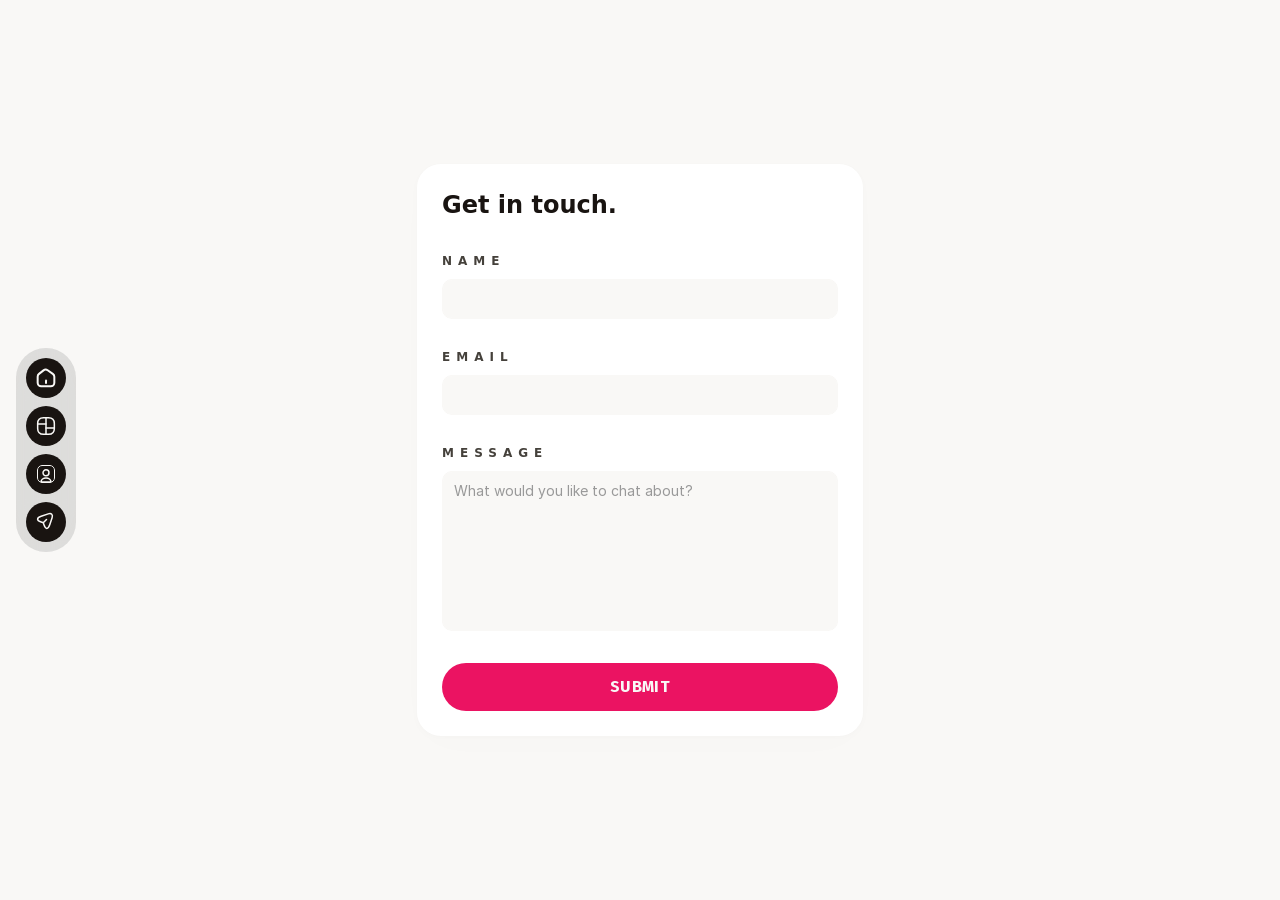
<file: contact/index.html>
<!doctype html>
<!-- Made in Framer · framer.com ✨ -->
<!-- Published Jun 17, 2026, 9:06 PM UTC -->
<html lang="en" data-redirect-timezone="1" dir="ltr">
<head>
<base href="/">
	<meta charset="utf-8">
	
	
	<script>try{if(localStorage.getItem("__framer_force_showing_editorbar_since")){const n=document.createElement("link");n.rel = "modulepreload";n.href="";document.head.appendChild(n)}}catch(e){}</script>
	<!-- Start of headStart -->
    
    <!-- End of headStart -->
	<meta name="viewport" content="width=device-width">
	<meta name="generator" content="Framer b44fae2">
	<title>Contact — Red Cable Studio</title>
    <meta name="description" content="Get in touch with Ray Canapini.">
    <meta name="framer-search-index" content="/framerusercontent.com/sites/35uBOpKtlLXnEH0vJcZ6LD/searchIndex-P76pPYYES1gp.json">
    <meta name="framer-search-index-fallback" content="/framerusercontent.com/sites/35uBOpKtlLXnEH0vJcZ6LD/searchIndex-ICaVFvFL2kTT.json">
    <meta name="framer-html-plugin" content="disable">
    <!-- Open Graph / Facebook -->
    <!-- Twitter -->
    <style data-framer-font-css>/* cyrillic-ext */
@font-face {
  font-family: 'Roboto';
  font-style: normal;
  font-weight: 300;
  font-stretch: 100%;
  font-display: swap;
  src: url(/fonts.gstatic.com/s/roboto/v51/KFO7CnqEu92Fr1ME7kSn66aGLdTylUAMa3GUBGEe.woff2) format('woff2');
  unicode-range: U+0460-052F, U+1C80-1C8A, U+20B4, U+2DE0-2DFF, U+A640-A69F, U+FE2E-FE2F;
}
/* cyrillic */
@font-face {
  font-family: 'Roboto';
  font-style: normal;
  font-weight: 300;
  font-stretch: 100%;
  font-display: swap;
  src: url(/fonts.gstatic.com/s/roboto/v51/KFO7CnqEu92Fr1ME7kSn66aGLdTylUAMa3iUBGEe.woff2) format('woff2');
  unicode-range: U+0301, U+0400-045F, U+0490-0491, U+04B0-04B1, U+2116;
}
/* greek-ext */
@font-face {
  font-family: 'Roboto';
  font-style: normal;
  font-weight: 300;
  font-stretch: 100%;
  font-display: swap;
  src: url(/fonts.gstatic.com/s/roboto/v51/KFO7CnqEu92Fr1ME7kSn66aGLdTylUAMa3CUBGEe.woff2) format('woff2');
  unicode-range: U+1F00-1FFF;
}
/* greek */
@font-face {
  font-family: 'Roboto';
  font-style: normal;
  font-weight: 300;
  font-stretch: 100%;
  font-display: swap;
  src: url(/fonts.gstatic.com/s/roboto/v51/KFO7CnqEu92Fr1ME7kSn66aGLdTylUAMa3-UBGEe.woff2) format('woff2');
  unicode-range: U+0370-0377, U+037A-037F, U+0384-038A, U+038C, U+038E-03A1, U+03A3-03FF;
}
/* math */
@font-face {
  font-family: 'Roboto';
  font-style: normal;
  font-weight: 300;
  font-stretch: 100%;
  font-display: swap;
  src: url(/fonts.gstatic.com/s/roboto/v51/KFO7CnqEu92Fr1ME7kSn66aGLdTylUAMawCUBGEe.woff2) format('woff2');
  unicode-range: U+0302-0303, U+0305, U+0307-0308, U+0310, U+0312, U+0315, U+031A, U+0326-0327, U+032C, U+032F-0330, U+0332-0333, U+0338, U+033A, U+0346, U+034D, U+0391-03A1, U+03A3-03A9, U+03B1-03C9, U+03D1, U+03D5-03D6, U+03F0-03F1, U+03F4-03F5, U+2016-2017, U+2034-2038, U+203C, U+2040, U+2043, U+2047, U+2050, U+2057, U+205F, U+2070-2071, U+2074-208E, U+2090-209C, U+20D0-20DC, U+20E1, U+20E5-20EF, U+2100-2112, U+2114-2115, U+2117-2121, U+2123-214F, U+2190, U+2192, U+2194-21AE, U+21B0-21E5, U+21F1-21F2, U+21F4-2211, U+2213-2214, U+2216-22FF, U+2308-230B, U+2310, U+2319, U+231C-2321, U+2336-237A, U+237C, U+2395, U+239B-23B7, U+23D0, U+23DC-23E1, U+2474-2475, U+25AF, U+25B3, U+25B7, U+25BD, U+25C1, U+25CA, U+25CC, U+25FB, U+266D-266F, U+27C0-27FF, U+2900-2AFF, U+2B0E-2B11, U+2B30-2B4C, U+2BFE, U+3030, U+FF5B, U+FF5D, U+1D400-1D7FF, U+1EE00-1EEFF;
}
/* symbols */
@font-face {
  font-family: 'Roboto';
  font-style: normal;
  font-weight: 300;
  font-stretch: 100%;
  font-display: swap;
  src: url(/fonts.gstatic.com/s/roboto/v51/KFO7CnqEu92Fr1ME7kSn66aGLdTylUAMaxKUBGEe.woff2) format('woff2');
  unicode-range: U+0001-000C, U+000E-001F, U+007F-009F, U+20DD-20E0, U+20E2-20E4, U+2150-218F, U+2190, U+2192, U+2194-2199, U+21AF, U+21E6-21F0, U+21F3, U+2218-2219, U+2299, U+22C4-22C6, U+2300-243F, U+2440-244A, U+2460-24FF, U+25A0-27BF, U+2800-28FF, U+2921-2922, U+2981, U+29BF, U+29EB, U+2B00-2BFF, U+4DC0-4DFF, U+FFF9-FFFB, U+10140-1018E, U+10190-1019C, U+101A0, U+101D0-101FD, U+102E0-102FB, U+10E60-10E7E, U+1D2C0-1D2D3, U+1D2E0-1D37F, U+1F000-1F0FF, U+1F100-1F1AD, U+1F1E6-1F1FF, U+1F30D-1F30F, U+1F315, U+1F31C, U+1F31E, U+1F320-1F32C, U+1F336, U+1F378, U+1F37D, U+1F382, U+1F393-1F39F, U+1F3A7-1F3A8, U+1F3AC-1F3AF, U+1F3C2, U+1F3C4-1F3C6, U+1F3CA-1F3CE, U+1F3D4-1F3E0, U+1F3ED, U+1F3F1-1F3F3, U+1F3F5-1F3F7, U+1F408, U+1F415, U+1F41F, U+1F426, U+1F43F, U+1F441-1F442, U+1F444, U+1F446-1F449, U+1F44C-1F44E, U+1F453, U+1F46A, U+1F47D, U+1F4A3, U+1F4B0, U+1F4B3, U+1F4B9, U+1F4BB, U+1F4BF, U+1F4C8-1F4CB, U+1F4D6, U+1F4DA, U+1F4DF, U+1F4E3-1F4E6, U+1F4EA-1F4ED, U+1F4F7, U+1F4F9-1F4FB, U+1F4FD-1F4FE, U+1F503, U+1F507-1F50B, U+1F50D, U+1F512-1F513, U+1F53E-1F54A, U+1F54F-1F5FA, U+1F610, U+1F650-1F67F, U+1F687, U+1F68D, U+1F691, U+1F694, U+1F698, U+1F6AD, U+1F6B2, U+1F6B9-1F6BA, U+1F6BC, U+1F6C6-1F6CF, U+1F6D3-1F6D7, U+1F6E0-1F6EA, U+1F6F0-1F6F3, U+1F6F7-1F6FC, U+1F700-1F7FF, U+1F800-1F80B, U+1F810-1F847, U+1F850-1F859, U+1F860-1F887, U+1F890-1F8AD, U+1F8B0-1F8BB, U+1F8C0-1F8C1, U+1F900-1F90B, U+1F93B, U+1F946, U+1F984, U+1F996, U+1F9E9, U+1FA00-1FA6F, U+1FA70-1FA7C, U+1FA80-1FA89, U+1FA8F-1FAC6, U+1FACE-1FADC, U+1FADF-1FAE9, U+1FAF0-1FAF8, U+1FB00-1FBFF;
}
/* vietnamese */
@font-face {
  font-family: 'Roboto';
  font-style: normal;
  font-weight: 300;
  font-stretch: 100%;
  font-display: swap;
  src: url(/fonts.gstatic.com/s/roboto/v51/KFO7CnqEu92Fr1ME7kSn66aGLdTylUAMa3OUBGEe.woff2) format('woff2');
  unicode-range: U+0102-0103, U+0110-0111, U+0128-0129, U+0168-0169, U+01A0-01A1, U+01AF-01B0, U+0300-0301, U+0303-0304, U+0308-0309, U+0323, U+0329, U+1EA0-1EF9, U+20AB;
}
/* latin-ext */
@font-face {
  font-family: 'Roboto';
  font-style: normal;
  font-weight: 300;
  font-stretch: 100%;
  font-display: swap;
  src: url(/fonts.gstatic.com/s/roboto/v51/KFO7CnqEu92Fr1ME7kSn66aGLdTylUAMa3KUBGEe.woff2) format('woff2');
  unicode-range: U+0100-02BA, U+02BD-02C5, U+02C7-02CC, U+02CE-02D7, U+02DD-02FF, U+0304, U+0308, U+0329, U+1D00-1DBF, U+1E00-1E9F, U+1EF2-1EFF, U+2020, U+20A0-20AB, U+20AD-20C0, U+2113, U+2C60-2C7F, U+A720-A7FF;
}
/* latin */
@font-face {
  font-family: 'Roboto';
  font-style: normal;
  font-weight: 300;
  font-stretch: 100%;
  font-display: swap;
  src: url(/fonts.gstatic.com/s/roboto/v51/KFO7CnqEu92Fr1ME7kSn66aGLdTylUAMa3yUBA.woff2) format('woff2');
  unicode-range: U+0000-00FF, U+0131, U+0152-0153, U+02BB-02BC, U+02C6, U+02DA, U+02DC, U+0304, U+0308, U+0329, U+2000-206F, U+20AC, U+2122, U+2191, U+2193, U+2212, U+2215, U+FEFF, U+FFFD;
}
/* cyrillic-ext */
@font-face {
  font-family: 'Roboto';
  font-style: normal;
  font-weight: 400;
  font-stretch: 100%;
  font-display: swap;
  src: url(/fonts.gstatic.com/s/roboto/v51/KFO7CnqEu92Fr1ME7kSn66aGLdTylUAMa3GUBGEe.woff2) format('woff2');
  unicode-range: U+0460-052F, U+1C80-1C8A, U+20B4, U+2DE0-2DFF, U+A640-A69F, U+FE2E-FE2F;
}
/* cyrillic */
@font-face {
  font-family: 'Roboto';
  font-style: normal;
  font-weight: 400;
  font-stretch: 100%;
  font-display: swap;
  src: url(/fonts.gstatic.com/s/roboto/v51/KFO7CnqEu92Fr1ME7kSn66aGLdTylUAMa3iUBGEe.woff2) format('woff2');
  unicode-range: U+0301, U+0400-045F, U+0490-0491, U+04B0-04B1, U+2116;
}
/* greek-ext */
@font-face {
  font-family: 'Roboto';
  font-style: normal;
  font-weight: 400;
  font-stretch: 100%;
  font-display: swap;
  src: url(/fonts.gstatic.com/s/roboto/v51/KFO7CnqEu92Fr1ME7kSn66aGLdTylUAMa3CUBGEe.woff2) format('woff2');
  unicode-range: U+1F00-1FFF;
}
/* greek */
@font-face {
  font-family: 'Roboto';
  font-style: normal;
  font-weight: 400;
  font-stretch: 100%;
  font-display: swap;
  src: url(/fonts.gstatic.com/s/roboto/v51/KFO7CnqEu92Fr1ME7kSn66aGLdTylUAMa3-UBGEe.woff2) format('woff2');
  unicode-range: U+0370-0377, U+037A-037F, U+0384-038A, U+038C, U+038E-03A1, U+03A3-03FF;
}
/* math */
@font-face {
  font-family: 'Roboto';
  font-style: normal;
  font-weight: 400;
  font-stretch: 100%;
  font-display: swap;
  src: url(/fonts.gstatic.com/s/roboto/v51/KFO7CnqEu92Fr1ME7kSn66aGLdTylUAMawCUBGEe.woff2) format('woff2');
  unicode-range: U+0302-0303, U+0305, U+0307-0308, U+0310, U+0312, U+0315, U+031A, U+0326-0327, U+032C, U+032F-0330, U+0332-0333, U+0338, U+033A, U+0346, U+034D, U+0391-03A1, U+03A3-03A9, U+03B1-03C9, U+03D1, U+03D5-03D6, U+03F0-03F1, U+03F4-03F5, U+2016-2017, U+2034-2038, U+203C, U+2040, U+2043, U+2047, U+2050, U+2057, U+205F, U+2070-2071, U+2074-208E, U+2090-209C, U+20D0-20DC, U+20E1, U+20E5-20EF, U+2100-2112, U+2114-2115, U+2117-2121, U+2123-214F, U+2190, U+2192, U+2194-21AE, U+21B0-21E5, U+21F1-21F2, U+21F4-2211, U+2213-2214, U+2216-22FF, U+2308-230B, U+2310, U+2319, U+231C-2321, U+2336-237A, U+237C, U+2395, U+239B-23B7, U+23D0, U+23DC-23E1, U+2474-2475, U+25AF, U+25B3, U+25B7, U+25BD, U+25C1, U+25CA, U+25CC, U+25FB, U+266D-266F, U+27C0-27FF, U+2900-2AFF, U+2B0E-2B11, U+2B30-2B4C, U+2BFE, U+3030, U+FF5B, U+FF5D, U+1D400-1D7FF, U+1EE00-1EEFF;
}
/* symbols */
@font-face {
  font-family: 'Roboto';
  font-style: normal;
  font-weight: 400;
  font-stretch: 100%;
  font-display: swap;
  src: url(/fonts.gstatic.com/s/roboto/v51/KFO7CnqEu92Fr1ME7kSn66aGLdTylUAMaxKUBGEe.woff2) format('woff2');
  unicode-range: U+0001-000C, U+000E-001F, U+007F-009F, U+20DD-20E0, U+20E2-20E4, U+2150-218F, U+2190, U+2192, U+2194-2199, U+21AF, U+21E6-21F0, U+21F3, U+2218-2219, U+2299, U+22C4-22C6, U+2300-243F, U+2440-244A, U+2460-24FF, U+25A0-27BF, U+2800-28FF, U+2921-2922, U+2981, U+29BF, U+29EB, U+2B00-2BFF, U+4DC0-4DFF, U+FFF9-FFFB, U+10140-1018E, U+10190-1019C, U+101A0, U+101D0-101FD, U+102E0-102FB, U+10E60-10E7E, U+1D2C0-1D2D3, U+1D2E0-1D37F, U+1F000-1F0FF, U+1F100-1F1AD, U+1F1E6-1F1FF, U+1F30D-1F30F, U+1F315, U+1F31C, U+1F31E, U+1F320-1F32C, U+1F336, U+1F378, U+1F37D, U+1F382, U+1F393-1F39F, U+1F3A7-1F3A8, U+1F3AC-1F3AF, U+1F3C2, U+1F3C4-1F3C6, U+1F3CA-1F3CE, U+1F3D4-1F3E0, U+1F3ED, U+1F3F1-1F3F3, U+1F3F5-1F3F7, U+1F408, U+1F415, U+1F41F, U+1F426, U+1F43F, U+1F441-1F442, U+1F444, U+1F446-1F449, U+1F44C-1F44E, U+1F453, U+1F46A, U+1F47D, U+1F4A3, U+1F4B0, U+1F4B3, U+1F4B9, U+1F4BB, U+1F4BF, U+1F4C8-1F4CB, U+1F4D6, U+1F4DA, U+1F4DF, U+1F4E3-1F4E6, U+1F4EA-1F4ED, U+1F4F7, U+1F4F9-1F4FB, U+1F4FD-1F4FE, U+1F503, U+1F507-1F50B, U+1F50D, U+1F512-1F513, U+1F53E-1F54A, U+1F54F-1F5FA, U+1F610, U+1F650-1F67F, U+1F687, U+1F68D, U+1F691, U+1F694, U+1F698, U+1F6AD, U+1F6B2, U+1F6B9-1F6BA, U+1F6BC, U+1F6C6-1F6CF, U+1F6D3-1F6D7, U+1F6E0-1F6EA, U+1F6F0-1F6F3, U+1F6F7-1F6FC, U+1F700-1F7FF, U+1F800-1F80B, U+1F810-1F847, U+1F850-1F859, U+1F860-1F887, U+1F890-1F8AD, U+1F8B0-1F8BB, U+1F8C0-1F8C1, U+1F900-1F90B, U+1F93B, U+1F946, U+1F984, U+1F996, U+1F9E9, U+1FA00-1FA6F, U+1FA70-1FA7C, U+1FA80-1FA89, U+1FA8F-1FAC6, U+1FACE-1FADC, U+1FADF-1FAE9, U+1FAF0-1FAF8, U+1FB00-1FBFF;
}
/* vietnamese */
@font-face {
  font-family: 'Roboto';
  font-style: normal;
  font-weight: 400;
  font-stretch: 100%;
  font-display: swap;
  src: url(/fonts.gstatic.com/s/roboto/v51/KFO7CnqEu92Fr1ME7kSn66aGLdTylUAMa3OUBGEe.woff2) format('woff2');
  unicode-range: U+0102-0103, U+0110-0111, U+0128-0129, U+0168-0169, U+01A0-01A1, U+01AF-01B0, U+0300-0301, U+0303-0304, U+0308-0309, U+0323, U+0329, U+1EA0-1EF9, U+20AB;
}
/* latin-ext */
@font-face {
  font-family: 'Roboto';
  font-style: normal;
  font-weight: 400;
  font-stretch: 100%;
  font-display: swap;
  src: url(/fonts.gstatic.com/s/roboto/v51/KFO7CnqEu92Fr1ME7kSn66aGLdTylUAMa3KUBGEe.woff2) format('woff2');
  unicode-range: U+0100-02BA, U+02BD-02C5, U+02C7-02CC, U+02CE-02D7, U+02DD-02FF, U+0304, U+0308, U+0329, U+1D00-1DBF, U+1E00-1E9F, U+1EF2-1EFF, U+2020, U+20A0-20AB, U+20AD-20C0, U+2113, U+2C60-2C7F, U+A720-A7FF;
}
/* latin */
@font-face {
  font-family: 'Roboto';
  font-style: normal;
  font-weight: 400;
  font-stretch: 100%;
  font-display: swap;
  src: url(/fonts.gstatic.com/s/roboto/v51/KFO7CnqEu92Fr1ME7kSn66aGLdTylUAMa3yUBA.woff2) format('woff2');
  unicode-range: U+0000-00FF, U+0131, U+0152-0153, U+02BB-02BC, U+02C6, U+02DA, U+02DC, U+0304, U+0308, U+0329, U+2000-206F, U+20AC, U+2122, U+2191, U+2193, U+2212, U+2215, U+FEFF, U+FFFD;
}
/* cyrillic-ext */
@font-face {
  font-family: 'Roboto';
  font-style: normal;
  font-weight: 500;
  font-stretch: 100%;
  font-display: swap;
  src: url(/fonts.gstatic.com/s/roboto/v51/KFO7CnqEu92Fr1ME7kSn66aGLdTylUAMa3GUBGEe.woff2) format('woff2');
  unicode-range: U+0460-052F, U+1C80-1C8A, U+20B4, U+2DE0-2DFF, U+A640-A69F, U+FE2E-FE2F;
}
/* cyrillic */
@font-face {
  font-family: 'Roboto';
  font-style: normal;
  font-weight: 500;
  font-stretch: 100%;
  font-display: swap;
  src: url(/fonts.gstatic.com/s/roboto/v51/KFO7CnqEu92Fr1ME7kSn66aGLdTylUAMa3iUBGEe.woff2) format('woff2');
  unicode-range: U+0301, U+0400-045F, U+0490-0491, U+04B0-04B1, U+2116;
}
/* greek-ext */
@font-face {
  font-family: 'Roboto';
  font-style: normal;
  font-weight: 500;
  font-stretch: 100%;
  font-display: swap;
  src: url(/fonts.gstatic.com/s/roboto/v51/KFO7CnqEu92Fr1ME7kSn66aGLdTylUAMa3CUBGEe.woff2) format('woff2');
  unicode-range: U+1F00-1FFF;
}
/* greek */
@font-face {
  font-family: 'Roboto';
  font-style: normal;
  font-weight: 500;
  font-stretch: 100%;
  font-display: swap;
  src: url(/fonts.gstatic.com/s/roboto/v51/KFO7CnqEu92Fr1ME7kSn66aGLdTylUAMa3-UBGEe.woff2) format('woff2');
  unicode-range: U+0370-0377, U+037A-037F, U+0384-038A, U+038C, U+038E-03A1, U+03A3-03FF;
}
/* math */
@font-face {
  font-family: 'Roboto';
  font-style: normal;
  font-weight: 500;
  font-stretch: 100%;
  font-display: swap;
  src: url(/fonts.gstatic.com/s/roboto/v51/KFO7CnqEu92Fr1ME7kSn66aGLdTylUAMawCUBGEe.woff2) format('woff2');
  unicode-range: U+0302-0303, U+0305, U+0307-0308, U+0310, U+0312, U+0315, U+031A, U+0326-0327, U+032C, U+032F-0330, U+0332-0333, U+0338, U+033A, U+0346, U+034D, U+0391-03A1, U+03A3-03A9, U+03B1-03C9, U+03D1, U+03D5-03D6, U+03F0-03F1, U+03F4-03F5, U+2016-2017, U+2034-2038, U+203C, U+2040, U+2043, U+2047, U+2050, U+2057, U+205F, U+2070-2071, U+2074-208E, U+2090-209C, U+20D0-20DC, U+20E1, U+20E5-20EF, U+2100-2112, U+2114-2115, U+2117-2121, U+2123-214F, U+2190, U+2192, U+2194-21AE, U+21B0-21E5, U+21F1-21F2, U+21F4-2211, U+2213-2214, U+2216-22FF, U+2308-230B, U+2310, U+2319, U+231C-2321, U+2336-237A, U+237C, U+2395, U+239B-23B7, U+23D0, U+23DC-23E1, U+2474-2475, U+25AF, U+25B3, U+25B7, U+25BD, U+25C1, U+25CA, U+25CC, U+25FB, U+266D-266F, U+27C0-27FF, U+2900-2AFF, U+2B0E-2B11, U+2B30-2B4C, U+2BFE, U+3030, U+FF5B, U+FF5D, U+1D400-1D7FF, U+1EE00-1EEFF;
}
/* symbols */
@font-face {
  font-family: 'Roboto';
  font-style: normal;
  font-weight: 500;
  font-stretch: 100%;
  font-display: swap;
  src: url(/fonts.gstatic.com/s/roboto/v51/KFO7CnqEu92Fr1ME7kSn66aGLdTylUAMaxKUBGEe.woff2) format('woff2');
  unicode-range: U+0001-000C, U+000E-001F, U+007F-009F, U+20DD-20E0, U+20E2-20E4, U+2150-218F, U+2190, U+2192, U+2194-2199, U+21AF, U+21E6-21F0, U+21F3, U+2218-2219, U+2299, U+22C4-22C6, U+2300-243F, U+2440-244A, U+2460-24FF, U+25A0-27BF, U+2800-28FF, U+2921-2922, U+2981, U+29BF, U+29EB, U+2B00-2BFF, U+4DC0-4DFF, U+FFF9-FFFB, U+10140-1018E, U+10190-1019C, U+101A0, U+101D0-101FD, U+102E0-102FB, U+10E60-10E7E, U+1D2C0-1D2D3, U+1D2E0-1D37F, U+1F000-1F0FF, U+1F100-1F1AD, U+1F1E6-1F1FF, U+1F30D-1F30F, U+1F315, U+1F31C, U+1F31E, U+1F320-1F32C, U+1F336, U+1F378, U+1F37D, U+1F382, U+1F393-1F39F, U+1F3A7-1F3A8, U+1F3AC-1F3AF, U+1F3C2, U+1F3C4-1F3C6, U+1F3CA-1F3CE, U+1F3D4-1F3E0, U+1F3ED, U+1F3F1-1F3F3, U+1F3F5-1F3F7, U+1F408, U+1F415, U+1F41F, U+1F426, U+1F43F, U+1F441-1F442, U+1F444, U+1F446-1F449, U+1F44C-1F44E, U+1F453, U+1F46A, U+1F47D, U+1F4A3, U+1F4B0, U+1F4B3, U+1F4B9, U+1F4BB, U+1F4BF, U+1F4C8-1F4CB, U+1F4D6, U+1F4DA, U+1F4DF, U+1F4E3-1F4E6, U+1F4EA-1F4ED, U+1F4F7, U+1F4F9-1F4FB, U+1F4FD-1F4FE, U+1F503, U+1F507-1F50B, U+1F50D, U+1F512-1F513, U+1F53E-1F54A, U+1F54F-1F5FA, U+1F610, U+1F650-1F67F, U+1F687, U+1F68D, U+1F691, U+1F694, U+1F698, U+1F6AD, U+1F6B2, U+1F6B9-1F6BA, U+1F6BC, U+1F6C6-1F6CF, U+1F6D3-1F6D7, U+1F6E0-1F6EA, U+1F6F0-1F6F3, U+1F6F7-1F6FC, U+1F700-1F7FF, U+1F800-1F80B, U+1F810-1F847, U+1F850-1F859, U+1F860-1F887, U+1F890-1F8AD, U+1F8B0-1F8BB, U+1F8C0-1F8C1, U+1F900-1F90B, U+1F93B, U+1F946, U+1F984, U+1F996, U+1F9E9, U+1FA00-1FA6F, U+1FA70-1FA7C, U+1FA80-1FA89, U+1FA8F-1FAC6, U+1FACE-1FADC, U+1FADF-1FAE9, U+1FAF0-1FAF8, U+1FB00-1FBFF;
}
/* vietnamese */
@font-face {
  font-family: 'Roboto';
  font-style: normal;
  font-weight: 500;
  font-stretch: 100%;
  font-display: swap;
  src: url(/fonts.gstatic.com/s/roboto/v51/KFO7CnqEu92Fr1ME7kSn66aGLdTylUAMa3OUBGEe.woff2) format('woff2');
  unicode-range: U+0102-0103, U+0110-0111, U+0128-0129, U+0168-0169, U+01A0-01A1, U+01AF-01B0, U+0300-0301, U+0303-0304, U+0308-0309, U+0323, U+0329, U+1EA0-1EF9, U+20AB;
}
/* latin-ext */
@font-face {
  font-family: 'Roboto';
  font-style: normal;
  font-weight: 500;
  font-stretch: 100%;
  font-display: swap;
  src: url(/fonts.gstatic.com/s/roboto/v51/KFO7CnqEu92Fr1ME7kSn66aGLdTylUAMa3KUBGEe.woff2) format('woff2');
  unicode-range: U+0100-02BA, U+02BD-02C5, U+02C7-02CC, U+02CE-02D7, U+02DD-02FF, U+0304, U+0308, U+0329, U+1D00-1DBF, U+1E00-1E9F, U+1EF2-1EFF, U+2020, U+20A0-20AB, U+20AD-20C0, U+2113, U+2C60-2C7F, U+A720-A7FF;
}
/* latin */
@font-face {
  font-family: 'Roboto';
  font-style: normal;
  font-weight: 500;
  font-stretch: 100%;
  font-display: swap;
  src: url(/fonts.gstatic.com/s/roboto/v51/KFO7CnqEu92Fr1ME7kSn66aGLdTylUAMa3yUBA.woff2) format('woff2');
  unicode-range: U+0000-00FF, U+0131, U+0152-0153, U+02BB-02BC, U+02C6, U+02DA, U+02DC, U+0304, U+0308, U+0329, U+2000-206F, U+20AC, U+2122, U+2191, U+2193, U+2212, U+2215, U+FEFF, U+FFFD;
}
/* cyrillic-ext */
@font-face {
  font-family: 'Roboto';
  font-style: normal;
  font-weight: 600;
  font-stretch: 100%;
  font-display: swap;
  src: url(/fonts.gstatic.com/s/roboto/v51/KFO7CnqEu92Fr1ME7kSn66aGLdTylUAMa3GUBGEe.woff2) format('woff2');
  unicode-range: U+0460-052F, U+1C80-1C8A, U+20B4, U+2DE0-2DFF, U+A640-A69F, U+FE2E-FE2F;
}
/* cyrillic */
@font-face {
  font-family: 'Roboto';
  font-style: normal;
  font-weight: 600;
  font-stretch: 100%;
  font-display: swap;
  src: url(/fonts.gstatic.com/s/roboto/v51/KFO7CnqEu92Fr1ME7kSn66aGLdTylUAMa3iUBGEe.woff2) format('woff2');
  unicode-range: U+0301, U+0400-045F, U+0490-0491, U+04B0-04B1, U+2116;
}
/* greek-ext */
@font-face {
  font-family: 'Roboto';
  font-style: normal;
  font-weight: 600;
  font-stretch: 100%;
  font-display: swap;
  src: url(/fonts.gstatic.com/s/roboto/v51/KFO7CnqEu92Fr1ME7kSn66aGLdTylUAMa3CUBGEe.woff2) format('woff2');
  unicode-range: U+1F00-1FFF;
}
/* greek */
@font-face {
  font-family: 'Roboto';
  font-style: normal;
  font-weight: 600;
  font-stretch: 100%;
  font-display: swap;
  src: url(/fonts.gstatic.com/s/roboto/v51/KFO7CnqEu92Fr1ME7kSn66aGLdTylUAMa3-UBGEe.woff2) format('woff2');
  unicode-range: U+0370-0377, U+037A-037F, U+0384-038A, U+038C, U+038E-03A1, U+03A3-03FF;
}
/* math */
@font-face {
  font-family: 'Roboto';
  font-style: normal;
  font-weight: 600;
  font-stretch: 100%;
  font-display: swap;
  src: url(/fonts.gstatic.com/s/roboto/v51/KFO7CnqEu92Fr1ME7kSn66aGLdTylUAMawCUBGEe.woff2) format('woff2');
  unicode-range: U+0302-0303, U+0305, U+0307-0308, U+0310, U+0312, U+0315, U+031A, U+0326-0327, U+032C, U+032F-0330, U+0332-0333, U+0338, U+033A, U+0346, U+034D, U+0391-03A1, U+03A3-03A9, U+03B1-03C9, U+03D1, U+03D5-03D6, U+03F0-03F1, U+03F4-03F5, U+2016-2017, U+2034-2038, U+203C, U+2040, U+2043, U+2047, U+2050, U+2057, U+205F, U+2070-2071, U+2074-208E, U+2090-209C, U+20D0-20DC, U+20E1, U+20E5-20EF, U+2100-2112, U+2114-2115, U+2117-2121, U+2123-214F, U+2190, U+2192, U+2194-21AE, U+21B0-21E5, U+21F1-21F2, U+21F4-2211, U+2213-2214, U+2216-22FF, U+2308-230B, U+2310, U+2319, U+231C-2321, U+2336-237A, U+237C, U+2395, U+239B-23B7, U+23D0, U+23DC-23E1, U+2474-2475, U+25AF, U+25B3, U+25B7, U+25BD, U+25C1, U+25CA, U+25CC, U+25FB, U+266D-266F, U+27C0-27FF, U+2900-2AFF, U+2B0E-2B11, U+2B30-2B4C, U+2BFE, U+3030, U+FF5B, U+FF5D, U+1D400-1D7FF, U+1EE00-1EEFF;
}
/* symbols */
@font-face {
  font-family: 'Roboto';
  font-style: normal;
  font-weight: 600;
  font-stretch: 100%;
  font-display: swap;
  src: url(/fonts.gstatic.com/s/roboto/v51/KFO7CnqEu92Fr1ME7kSn66aGLdTylUAMaxKUBGEe.woff2) format('woff2');
  unicode-range: U+0001-000C, U+000E-001F, U+007F-009F, U+20DD-20E0, U+20E2-20E4, U+2150-218F, U+2190, U+2192, U+2194-2199, U+21AF, U+21E6-21F0, U+21F3, U+2218-2219, U+2299, U+22C4-22C6, U+2300-243F, U+2440-244A, U+2460-24FF, U+25A0-27BF, U+2800-28FF, U+2921-2922, U+2981, U+29BF, U+29EB, U+2B00-2BFF, U+4DC0-4DFF, U+FFF9-FFFB, U+10140-1018E, U+10190-1019C, U+101A0, U+101D0-101FD, U+102E0-102FB, U+10E60-10E7E, U+1D2C0-1D2D3, U+1D2E0-1D37F, U+1F000-1F0FF, U+1F100-1F1AD, U+1F1E6-1F1FF, U+1F30D-1F30F, U+1F315, U+1F31C, U+1F31E, U+1F320-1F32C, U+1F336, U+1F378, U+1F37D, U+1F382, U+1F393-1F39F, U+1F3A7-1F3A8, U+1F3AC-1F3AF, U+1F3C2, U+1F3C4-1F3C6, U+1F3CA-1F3CE, U+1F3D4-1F3E0, U+1F3ED, U+1F3F1-1F3F3, U+1F3F5-1F3F7, U+1F408, U+1F415, U+1F41F, U+1F426, U+1F43F, U+1F441-1F442, U+1F444, U+1F446-1F449, U+1F44C-1F44E, U+1F453, U+1F46A, U+1F47D, U+1F4A3, U+1F4B0, U+1F4B3, U+1F4B9, U+1F4BB, U+1F4BF, U+1F4C8-1F4CB, U+1F4D6, U+1F4DA, U+1F4DF, U+1F4E3-1F4E6, U+1F4EA-1F4ED, U+1F4F7, U+1F4F9-1F4FB, U+1F4FD-1F4FE, U+1F503, U+1F507-1F50B, U+1F50D, U+1F512-1F513, U+1F53E-1F54A, U+1F54F-1F5FA, U+1F610, U+1F650-1F67F, U+1F687, U+1F68D, U+1F691, U+1F694, U+1F698, U+1F6AD, U+1F6B2, U+1F6B9-1F6BA, U+1F6BC, U+1F6C6-1F6CF, U+1F6D3-1F6D7, U+1F6E0-1F6EA, U+1F6F0-1F6F3, U+1F6F7-1F6FC, U+1F700-1F7FF, U+1F800-1F80B, U+1F810-1F847, U+1F850-1F859, U+1F860-1F887, U+1F890-1F8AD, U+1F8B0-1F8BB, U+1F8C0-1F8C1, U+1F900-1F90B, U+1F93B, U+1F946, U+1F984, U+1F996, U+1F9E9, U+1FA00-1FA6F, U+1FA70-1FA7C, U+1FA80-1FA89, U+1FA8F-1FAC6, U+1FACE-1FADC, U+1FADF-1FAE9, U+1FAF0-1FAF8, U+1FB00-1FBFF;
}
/* vietnamese */
@font-face {
  font-family: 'Roboto';
  font-style: normal;
  font-weight: 600;
  font-stretch: 100%;
  font-display: swap;
  src: url(/fonts.gstatic.com/s/roboto/v51/KFO7CnqEu92Fr1ME7kSn66aGLdTylUAMa3OUBGEe.woff2) format('woff2');
  unicode-range: U+0102-0103, U+0110-0111, U+0128-0129, U+0168-0169, U+01A0-01A1, U+01AF-01B0, U+0300-0301, U+0303-0304, U+0308-0309, U+0323, U+0329, U+1EA0-1EF9, U+20AB;
}
/* latin-ext */
@font-face {
  font-family: 'Roboto';
  font-style: normal;
  font-weight: 600;
  font-stretch: 100%;
  font-display: swap;
  src: url(/fonts.gstatic.com/s/roboto/v51/KFO7CnqEu92Fr1ME7kSn66aGLdTylUAMa3KUBGEe.woff2) format('woff2');
  unicode-range: U+0100-02BA, U+02BD-02C5, U+02C7-02CC, U+02CE-02D7, U+02DD-02FF, U+0304, U+0308, U+0329, U+1D00-1DBF, U+1E00-1E9F, U+1EF2-1EFF, U+2020, U+20A0-20AB, U+20AD-20C0, U+2113, U+2C60-2C7F, U+A720-A7FF;
}
/* latin */
@font-face {
  font-family: 'Roboto';
  font-style: normal;
  font-weight: 600;
  font-stretch: 100%;
  font-display: swap;
  src: url(/fonts.gstatic.com/s/roboto/v51/KFO7CnqEu92Fr1ME7kSn66aGLdTylUAMa3yUBA.woff2) format('woff2');
  unicode-range: U+0000-00FF, U+0131, U+0152-0153, U+02BB-02BC, U+02C6, U+02DA, U+02DC, U+0304, U+0308, U+0329, U+2000-206F, U+20AC, U+2122, U+2191, U+2193, U+2212, U+2215, U+FEFF, U+FFFD;
}
/* cyrillic-ext */
@font-face {
  font-family: 'Roboto';
  font-style: normal;
  font-weight: 700;
  font-stretch: 100%;
  font-display: swap;
  src: url(/fonts.gstatic.com/s/roboto/v51/KFO7CnqEu92Fr1ME7kSn66aGLdTylUAMa3GUBGEe.woff2) format('woff2');
  unicode-range: U+0460-052F, U+1C80-1C8A, U+20B4, U+2DE0-2DFF, U+A640-A69F, U+FE2E-FE2F;
}
/* cyrillic */
@font-face {
  font-family: 'Roboto';
  font-style: normal;
  font-weight: 700;
  font-stretch: 100%;
  font-display: swap;
  src: url(/fonts.gstatic.com/s/roboto/v51/KFO7CnqEu92Fr1ME7kSn66aGLdTylUAMa3iUBGEe.woff2) format('woff2');
  unicode-range: U+0301, U+0400-045F, U+0490-0491, U+04B0-04B1, U+2116;
}
/* greek-ext */
@font-face {
  font-family: 'Roboto';
  font-style: normal;
  font-weight: 700;
  font-stretch: 100%;
  font-display: swap;
  src: url(/fonts.gstatic.com/s/roboto/v51/KFO7CnqEu92Fr1ME7kSn66aGLdTylUAMa3CUBGEe.woff2) format('woff2');
  unicode-range: U+1F00-1FFF;
}
/* greek */
@font-face {
  font-family: 'Roboto';
  font-style: normal;
  font-weight: 700;
  font-stretch: 100%;
  font-display: swap;
  src: url(/fonts.gstatic.com/s/roboto/v51/KFO7CnqEu92Fr1ME7kSn66aGLdTylUAMa3-UBGEe.woff2) format('woff2');
  unicode-range: U+0370-0377, U+037A-037F, U+0384-038A, U+038C, U+038E-03A1, U+03A3-03FF;
}
/* math */
@font-face {
  font-family: 'Roboto';
  font-style: normal;
  font-weight: 700;
  font-stretch: 100%;
  font-display: swap;
  src: url(/fonts.gstatic.com/s/roboto/v51/KFO7CnqEu92Fr1ME7kSn66aGLdTylUAMawCUBGEe.woff2) format('woff2');
  unicode-range: U+0302-0303, U+0305, U+0307-0308, U+0310, U+0312, U+0315, U+031A, U+0326-0327, U+032C, U+032F-0330, U+0332-0333, U+0338, U+033A, U+0346, U+034D, U+0391-03A1, U+03A3-03A9, U+03B1-03C9, U+03D1, U+03D5-03D6, U+03F0-03F1, U+03F4-03F5, U+2016-2017, U+2034-2038, U+203C, U+2040, U+2043, U+2047, U+2050, U+2057, U+205F, U+2070-2071, U+2074-208E, U+2090-209C, U+20D0-20DC, U+20E1, U+20E5-20EF, U+2100-2112, U+2114-2115, U+2117-2121, U+2123-214F, U+2190, U+2192, U+2194-21AE, U+21B0-21E5, U+21F1-21F2, U+21F4-2211, U+2213-2214, U+2216-22FF, U+2308-230B, U+2310, U+2319, U+231C-2321, U+2336-237A, U+237C, U+2395, U+239B-23B7, U+23D0, U+23DC-23E1, U+2474-2475, U+25AF, U+25B3, U+25B7, U+25BD, U+25C1, U+25CA, U+25CC, U+25FB, U+266D-266F, U+27C0-27FF, U+2900-2AFF, U+2B0E-2B11, U+2B30-2B4C, U+2BFE, U+3030, U+FF5B, U+FF5D, U+1D400-1D7FF, U+1EE00-1EEFF;
}
/* symbols */
@font-face {
  font-family: 'Roboto';
  font-style: normal;
  font-weight: 700;
  font-stretch: 100%;
  font-display: swap;
  src: url(/fonts.gstatic.com/s/roboto/v51/KFO7CnqEu92Fr1ME7kSn66aGLdTylUAMaxKUBGEe.woff2) format('woff2');
  unicode-range: U+0001-000C, U+000E-001F, U+007F-009F, U+20DD-20E0, U+20E2-20E4, U+2150-218F, U+2190, U+2192, U+2194-2199, U+21AF, U+21E6-21F0, U+21F3, U+2218-2219, U+2299, U+22C4-22C6, U+2300-243F, U+2440-244A, U+2460-24FF, U+25A0-27BF, U+2800-28FF, U+2921-2922, U+2981, U+29BF, U+29EB, U+2B00-2BFF, U+4DC0-4DFF, U+FFF9-FFFB, U+10140-1018E, U+10190-1019C, U+101A0, U+101D0-101FD, U+102E0-102FB, U+10E60-10E7E, U+1D2C0-1D2D3, U+1D2E0-1D37F, U+1F000-1F0FF, U+1F100-1F1AD, U+1F1E6-1F1FF, U+1F30D-1F30F, U+1F315, U+1F31C, U+1F31E, U+1F320-1F32C, U+1F336, U+1F378, U+1F37D, U+1F382, U+1F393-1F39F, U+1F3A7-1F3A8, U+1F3AC-1F3AF, U+1F3C2, U+1F3C4-1F3C6, U+1F3CA-1F3CE, U+1F3D4-1F3E0, U+1F3ED, U+1F3F1-1F3F3, U+1F3F5-1F3F7, U+1F408, U+1F415, U+1F41F, U+1F426, U+1F43F, U+1F441-1F442, U+1F444, U+1F446-1F449, U+1F44C-1F44E, U+1F453, U+1F46A, U+1F47D, U+1F4A3, U+1F4B0, U+1F4B3, U+1F4B9, U+1F4BB, U+1F4BF, U+1F4C8-1F4CB, U+1F4D6, U+1F4DA, U+1F4DF, U+1F4E3-1F4E6, U+1F4EA-1F4ED, U+1F4F7, U+1F4F9-1F4FB, U+1F4FD-1F4FE, U+1F503, U+1F507-1F50B, U+1F50D, U+1F512-1F513, U+1F53E-1F54A, U+1F54F-1F5FA, U+1F610, U+1F650-1F67F, U+1F687, U+1F68D, U+1F691, U+1F694, U+1F698, U+1F6AD, U+1F6B2, U+1F6B9-1F6BA, U+1F6BC, U+1F6C6-1F6CF, U+1F6D3-1F6D7, U+1F6E0-1F6EA, U+1F6F0-1F6F3, U+1F6F7-1F6FC, U+1F700-1F7FF, U+1F800-1F80B, U+1F810-1F847, U+1F850-1F859, U+1F860-1F887, U+1F890-1F8AD, U+1F8B0-1F8BB, U+1F8C0-1F8C1, U+1F900-1F90B, U+1F93B, U+1F946, U+1F984, U+1F996, U+1F9E9, U+1FA00-1FA6F, U+1FA70-1FA7C, U+1FA80-1FA89, U+1FA8F-1FAC6, U+1FACE-1FADC, U+1FADF-1FAE9, U+1FAF0-1FAF8, U+1FB00-1FBFF;
}
/* vietnamese */
@font-face {
  font-family: 'Roboto';
  font-style: normal;
  font-weight: 700;
  font-stretch: 100%;
  font-display: swap;
  src: url(/fonts.gstatic.com/s/roboto/v51/KFO7CnqEu92Fr1ME7kSn66aGLdTylUAMa3OUBGEe.woff2) format('woff2');
  unicode-range: U+0102-0103, U+0110-0111, U+0128-0129, U+0168-0169, U+01A0-01A1, U+01AF-01B0, U+0300-0301, U+0303-0304, U+0308-0309, U+0323, U+0329, U+1EA0-1EF9, U+20AB;
}
/* latin-ext */
@font-face {
  font-family: 'Roboto';
  font-style: normal;
  font-weight: 700;
  font-stretch: 100%;
  font-display: swap;
  src: url(/fonts.gstatic.com/s/roboto/v51/KFO7CnqEu92Fr1ME7kSn66aGLdTylUAMa3KUBGEe.woff2) format('woff2');
  unicode-range: U+0100-02BA, U+02BD-02C5, U+02C7-02CC, U+02CE-02D7, U+02DD-02FF, U+0304, U+0308, U+0329, U+1D00-1DBF, U+1E00-1E9F, U+1EF2-1EFF, U+2020, U+20A0-20AB, U+20AD-20C0, U+2113, U+2C60-2C7F, U+A720-A7FF;
}
/* latin */
@font-face {
  font-family: 'Roboto';
  font-style: normal;
  font-weight: 700;
  font-stretch: 100%;
  font-display: swap;
  src: url(/fonts.gstatic.com/s/roboto/v51/KFO7CnqEu92Fr1ME7kSn66aGLdTylUAMa3yUBA.woff2) format('woff2');
  unicode-range: U+0000-00FF, U+0131, U+0152-0153, U+02BB-02BC, U+02C6, U+02DA, U+02DC, U+0304, U+0308, U+0329, U+2000-206F, U+20AC, U+2122, U+2191, U+2193, U+2212, U+2215, U+FEFF, U+FFFD;
}
/* cyrillic-ext */
@font-face {
  font-family: 'Roboto';
  font-style: normal;
  font-weight: 800;
  font-stretch: 100%;
  font-display: swap;
  src: url(/fonts.gstatic.com/s/roboto/v51/KFO7CnqEu92Fr1ME7kSn66aGLdTylUAMa3GUBGEe.woff2) format('woff2');
  unicode-range: U+0460-052F, U+1C80-1C8A, U+20B4, U+2DE0-2DFF, U+A640-A69F, U+FE2E-FE2F;
}
/* cyrillic */
@font-face {
  font-family: 'Roboto';
  font-style: normal;
  font-weight: 800;
  font-stretch: 100%;
  font-display: swap;
  src: url(/fonts.gstatic.com/s/roboto/v51/KFO7CnqEu92Fr1ME7kSn66aGLdTylUAMa3iUBGEe.woff2) format('woff2');
  unicode-range: U+0301, U+0400-045F, U+0490-0491, U+04B0-04B1, U+2116;
}
/* greek-ext */
@font-face {
  font-family: 'Roboto';
  font-style: normal;
  font-weight: 800;
  font-stretch: 100%;
  font-display: swap;
  src: url(/fonts.gstatic.com/s/roboto/v51/KFO7CnqEu92Fr1ME7kSn66aGLdTylUAMa3CUBGEe.woff2) format('woff2');
  unicode-range: U+1F00-1FFF;
}
/* greek */
@font-face {
  font-family: 'Roboto';
  font-style: normal;
  font-weight: 800;
  font-stretch: 100%;
  font-display: swap;
  src: url(/fonts.gstatic.com/s/roboto/v51/KFO7CnqEu92Fr1ME7kSn66aGLdTylUAMa3-UBGEe.woff2) format('woff2');
  unicode-range: U+0370-0377, U+037A-037F, U+0384-038A, U+038C, U+038E-03A1, U+03A3-03FF;
}
/* math */
@font-face {
  font-family: 'Roboto';
  font-style: normal;
  font-weight: 800;
  font-stretch: 100%;
  font-display: swap;
  src: url(/fonts.gstatic.com/s/roboto/v51/KFO7CnqEu92Fr1ME7kSn66aGLdTylUAMawCUBGEe.woff2) format('woff2');
  unicode-range: U+0302-0303, U+0305, U+0307-0308, U+0310, U+0312, U+0315, U+031A, U+0326-0327, U+032C, U+032F-0330, U+0332-0333, U+0338, U+033A, U+0346, U+034D, U+0391-03A1, U+03A3-03A9, U+03B1-03C9, U+03D1, U+03D5-03D6, U+03F0-03F1, U+03F4-03F5, U+2016-2017, U+2034-2038, U+203C, U+2040, U+2043, U+2047, U+2050, U+2057, U+205F, U+2070-2071, U+2074-208E, U+2090-209C, U+20D0-20DC, U+20E1, U+20E5-20EF, U+2100-2112, U+2114-2115, U+2117-2121, U+2123-214F, U+2190, U+2192, U+2194-21AE, U+21B0-21E5, U+21F1-21F2, U+21F4-2211, U+2213-2214, U+2216-22FF, U+2308-230B, U+2310, U+2319, U+231C-2321, U+2336-237A, U+237C, U+2395, U+239B-23B7, U+23D0, U+23DC-23E1, U+2474-2475, U+25AF, U+25B3, U+25B7, U+25BD, U+25C1, U+25CA, U+25CC, U+25FB, U+266D-266F, U+27C0-27FF, U+2900-2AFF, U+2B0E-2B11, U+2B30-2B4C, U+2BFE, U+3030, U+FF5B, U+FF5D, U+1D400-1D7FF, U+1EE00-1EEFF;
}
/* symbols */
@font-face {
  font-family: 'Roboto';
  font-style: normal;
  font-weight: 800;
  font-stretch: 100%;
  font-display: swap;
  src: url(/fonts.gstatic.com/s/roboto/v51/KFO7CnqEu92Fr1ME7kSn66aGLdTylUAMaxKUBGEe.woff2) format('woff2');
  unicode-range: U+0001-000C, U+000E-001F, U+007F-009F, U+20DD-20E0, U+20E2-20E4, U+2150-218F, U+2190, U+2192, U+2194-2199, U+21AF, U+21E6-21F0, U+21F3, U+2218-2219, U+2299, U+22C4-22C6, U+2300-243F, U+2440-244A, U+2460-24FF, U+25A0-27BF, U+2800-28FF, U+2921-2922, U+2981, U+29BF, U+29EB, U+2B00-2BFF, U+4DC0-4DFF, U+FFF9-FFFB, U+10140-1018E, U+10190-1019C, U+101A0, U+101D0-101FD, U+102E0-102FB, U+10E60-10E7E, U+1D2C0-1D2D3, U+1D2E0-1D37F, U+1F000-1F0FF, U+1F100-1F1AD, U+1F1E6-1F1FF, U+1F30D-1F30F, U+1F315, U+1F31C, U+1F31E, U+1F320-1F32C, U+1F336, U+1F378, U+1F37D, U+1F382, U+1F393-1F39F, U+1F3A7-1F3A8, U+1F3AC-1F3AF, U+1F3C2, U+1F3C4-1F3C6, U+1F3CA-1F3CE, U+1F3D4-1F3E0, U+1F3ED, U+1F3F1-1F3F3, U+1F3F5-1F3F7, U+1F408, U+1F415, U+1F41F, U+1F426, U+1F43F, U+1F441-1F442, U+1F444, U+1F446-1F449, U+1F44C-1F44E, U+1F453, U+1F46A, U+1F47D, U+1F4A3, U+1F4B0, U+1F4B3, U+1F4B9, U+1F4BB, U+1F4BF, U+1F4C8-1F4CB, U+1F4D6, U+1F4DA, U+1F4DF, U+1F4E3-1F4E6, U+1F4EA-1F4ED, U+1F4F7, U+1F4F9-1F4FB, U+1F4FD-1F4FE, U+1F503, U+1F507-1F50B, U+1F50D, U+1F512-1F513, U+1F53E-1F54A, U+1F54F-1F5FA, U+1F610, U+1F650-1F67F, U+1F687, U+1F68D, U+1F691, U+1F694, U+1F698, U+1F6AD, U+1F6B2, U+1F6B9-1F6BA, U+1F6BC, U+1F6C6-1F6CF, U+1F6D3-1F6D7, U+1F6E0-1F6EA, U+1F6F0-1F6F3, U+1F6F7-1F6FC, U+1F700-1F7FF, U+1F800-1F80B, U+1F810-1F847, U+1F850-1F859, U+1F860-1F887, U+1F890-1F8AD, U+1F8B0-1F8BB, U+1F8C0-1F8C1, U+1F900-1F90B, U+1F93B, U+1F946, U+1F984, U+1F996, U+1F9E9, U+1FA00-1FA6F, U+1FA70-1FA7C, U+1FA80-1FA89, U+1FA8F-1FAC6, U+1FACE-1FADC, U+1FADF-1FAE9, U+1FAF0-1FAF8, U+1FB00-1FBFF;
}
/* vietnamese */
@font-face {
  font-family: 'Roboto';
  font-style: normal;
  font-weight: 800;
  font-stretch: 100%;
  font-display: swap;
  src: url(/fonts.gstatic.com/s/roboto/v51/KFO7CnqEu92Fr1ME7kSn66aGLdTylUAMa3OUBGEe.woff2) format('woff2');
  unicode-range: U+0102-0103, U+0110-0111, U+0128-0129, U+0168-0169, U+01A0-01A1, U+01AF-01B0, U+0300-0301, U+0303-0304, U+0308-0309, U+0323, U+0329, U+1EA0-1EF9, U+20AB;
}
/* latin-ext */
@font-face {
  font-family: 'Roboto';
  font-style: normal;
  font-weight: 800;
  font-stretch: 100%;
  font-display: swap;
  src: url(/fonts.gstatic.com/s/roboto/v51/KFO7CnqEu92Fr1ME7kSn66aGLdTylUAMa3KUBGEe.woff2) format('woff2');
  unicode-range: U+0100-02BA, U+02BD-02C5, U+02C7-02CC, U+02CE-02D7, U+02DD-02FF, U+0304, U+0308, U+0329, U+1D00-1DBF, U+1E00-1E9F, U+1EF2-1EFF, U+2020, U+20A0-20AB, U+20AD-20C0, U+2113, U+2C60-2C7F, U+A720-A7FF;
}
/* latin */
@font-face {
  font-family: 'Roboto';
  font-style: normal;
  font-weight: 800;
  font-stretch: 100%;
  font-display: swap;
  src: url(/fonts.gstatic.com/s/roboto/v51/KFO7CnqEu92Fr1ME7kSn66aGLdTylUAMa3yUBA.woff2) format('woff2');
  unicode-range: U+0000-00FF, U+0131, U+0152-0153, U+02BB-02BC, U+02C6, U+02DA, U+02DC, U+0304, U+0308, U+0329, U+2000-206F, U+20AC, U+2122, U+2191, U+2193, U+2212, U+2215, U+FEFF, U+FFFD;
}
/* cyrillic-ext */
@font-face {
  font-family: 'Fira Mono';
  font-style: normal;
  font-weight: 700;
  src: url(/fonts.gstatic.com/s/firamono/v16/N0bS2SlFPv1weGeLZDtondvHk_fUWZA.woff2) format('woff2');
  unicode-range: U+0460-052F, U+1C80-1C8A, U+20B4, U+2DE0-2DFF, U+A640-A69F, U+FE2E-FE2F;
}
/* cyrillic */
@font-face {
  font-family: 'Fira Mono';
  font-style: normal;
  font-weight: 700;
  src: url(/fonts.gstatic.com/s/firamono/v16/N0bS2SlFPv1weGeLZDtondvHmvfUWZA.woff2) format('woff2');
  unicode-range: U+0301, U+0400-045F, U+0490-0491, U+04B0-04B1, U+2116;
}
/* greek-ext */
@font-face {
  font-family: 'Fira Mono';
  font-style: normal;
  font-weight: 700;
  src: url(/fonts.gstatic.com/s/firamono/v16/N0bS2SlFPv1weGeLZDtondvHkvfUWZA.woff2) format('woff2');
  unicode-range: U+1F00-1FFF;
}
/* greek */
@font-face {
  font-family: 'Fira Mono';
  font-style: normal;
  font-weight: 700;
  src: url(/fonts.gstatic.com/s/firamono/v16/N0bS2SlFPv1weGeLZDtondvHnffUWZA.woff2) format('woff2');
  unicode-range: U+0370-0377, U+037A-037F, U+0384-038A, U+038C, U+038E-03A1, U+03A3-03FF;
}
/* symbols2 */
@font-face {
  font-family: 'Fira Mono';
  font-style: normal;
  font-weight: 700;
  src: url(/fonts.gstatic.com/s/firamono/v16/N0bS2SlFPv1weGeLZDtondvHJNbxZKlI.woff2) format('woff2');
  unicode-range: U+2000-2001, U+2004-2008, U+200A, U+23B8-23BD, U+2500-259F;
}
/* latin-ext */
@font-face {
  font-family: 'Fira Mono';
  font-style: normal;
  font-weight: 700;
  src: url(/fonts.gstatic.com/s/firamono/v16/N0bS2SlFPv1weGeLZDtondvHkPfUWZA.woff2) format('woff2');
  unicode-range: U+0100-02BA, U+02BD-02C5, U+02C7-02CC, U+02CE-02D7, U+02DD-02FF, U+0304, U+0308, U+0329, U+1D00-1DBF, U+1E00-1E9F, U+1EF2-1EFF, U+2020, U+20A0-20AB, U+20AD-20C0, U+2113, U+2C60-2C7F, U+A720-A7FF;
}
/* latin */
@font-face {
  font-family: 'Fira Mono';
  font-style: normal;
  font-weight: 700;
  src: url(/fonts.gstatic.com/s/firamono/v16/N0bS2SlFPv1weGeLZDtondvHnvfU.woff2) format('woff2');
  unicode-range: U+0000-00FF, U+0131, U+0152-0153, U+02BB-02BC, U+02C6, U+02DA, U+02DC, U+0304, U+0308, U+0329, U+2000-206F, U+20AC, U+2122, U+2191, U+2193, U+2212, U+2215, U+FEFF, U+FFFD;
}

@font-face { font-family: "Inter"; src: url("/framerusercontent.com/assets/5vvr9Vy74if2I6bQbJvbw7SY1pQ.woff2"); font-display: swap; font-style: normal; font-weight: 400; unicode-range: U+0460-052F, U+1C80-1C88, U+20B4, U+2DE0-2DFF, U+A640-A69F, U+FE2E-FE2F }
@font-face { font-family: "Inter"; src: url("/framerusercontent.com/assets/EOr0mi4hNtlgWNn9if640EZzXCo.woff2"); font-display: swap; font-style: normal; font-weight: 400; unicode-range: U+0301, U+0400-045F, U+0490-0491, U+04B0-04B1, U+2116 }
@font-face { font-family: "Inter"; src: url("/framerusercontent.com/assets/Y9k9QrlZAqio88Klkmbd8VoMQc.woff2"); font-display: swap; font-style: normal; font-weight: 400; unicode-range: U+1F00-1FFF }
@font-face { font-family: "Inter"; src: url("/framerusercontent.com/assets/OYrD2tBIBPvoJXiIHnLoOXnY9M.woff2"); font-display: swap; font-style: normal; font-weight: 400; unicode-range: U+0370-03FF }
@font-face { font-family: "Inter"; src: url("/framerusercontent.com/assets/JeYwfuaPfZHQhEG8U5gtPDZ7WQ.woff2"); font-display: swap; font-style: normal; font-weight: 400; unicode-range: U+0100-024F, U+0259, U+1E00-1EFF, U+2020, U+20A0-20AB, U+20AD-20CF, U+2113, U+2C60-2C7F, U+A720-A7FF }
@font-face { font-family: "Inter"; src: url("/framerusercontent.com/assets/vQyevYAyHtARFwPqUzQGpnDs.woff2"); font-display: swap; font-style: normal; font-weight: 400; unicode-range: U+0000-00FF, U+0131, U+0152-0153, U+02BB-02BC, U+02C6, U+02DA, U+02DC, U+2000-206F, U+2074, U+20AC, U+2122, U+2191, U+2193, U+2212, U+2215, U+FEFF, U+FFFD }
@font-face { font-family: "Inter"; src: url("/framerusercontent.com/assets/b6Y37FthZeALduNqHicBT6FutY.woff2"); font-display: swap; font-style: normal; font-weight: 400; unicode-range: U+0102-0103, U+0110-0111, U+0128-0129, U+0168-0169, U+01A0-01A1, U+01AF-01B0, U+1EA0-1EF9, U+20AB }
@font-face { font-family: "Inter"; src: url("/framerusercontent.com/assets/CfMzU8w2e7tHgF4T4rATMPuWosA.woff2"); font-display: swap; font-style: italic; font-weight: 400; unicode-range: U+0460-052F, U+1C80-1C88, U+20B4, U+2DE0-2DFF, U+A640-A69F, U+FE2E-FE2F }
@font-face { font-family: "Inter"; src: url("/framerusercontent.com/assets/867QObYax8ANsfX4TGEVU9YiCM.woff2"); font-display: swap; font-style: italic; font-weight: 400; unicode-range: U+0301, U+0400-045F, U+0490-0491, U+04B0-04B1, U+2116 }
@font-face { font-family: "Inter"; src: url("/framerusercontent.com/assets/Oyn2ZbENFdnW7mt2Lzjk1h9Zb9k.woff2"); font-display: swap; font-style: italic; font-weight: 400; unicode-range: U+1F00-1FFF }
@font-face { font-family: "Inter"; src: url("/framerusercontent.com/assets/cdAe8hgZ1cMyLu9g005pAW3xMo.woff2"); font-display: swap; font-style: italic; font-weight: 400; unicode-range: U+0370-03FF }
@font-face { font-family: "Inter"; src: url("/framerusercontent.com/assets/DOfvtmE1UplCq161m6Hj8CSQYg.woff2"); font-display: swap; font-style: italic; font-weight: 400; unicode-range: U+0100-024F, U+0259, U+1E00-1EFF, U+2020, U+20A0-20AB, U+20AD-20CF, U+2113, U+2C60-2C7F, U+A720-A7FF }
@font-face { font-family: "Inter"; src: url("/framerusercontent.com/assets/vFzuJY0c65av44uhEKB6vyjFMg.woff2"); font-display: swap; font-style: italic; font-weight: 400; unicode-range: U+0000-00FF, U+0131, U+0152-0153, U+02BB-02BC, U+02C6, U+02DA, U+02DC, U+2000-206F, U+2074, U+20AC, U+2122, U+2191, U+2193, U+2212, U+2215, U+FEFF, U+FFFD }
@font-face { font-family: "Inter"; src: url("/framerusercontent.com/assets/tKtBcDnBMevsEEJKdNGhhkLzYo.woff2"); font-display: swap; font-style: italic; font-weight: 400; unicode-range: U+0102-0103, U+0110-0111, U+0128-0129, U+0168-0169, U+01A0-01A1, U+01AF-01B0, U+1EA0-1EF9, U+20AB }
@font-face { font-family: "Inter"; src: url("/framerusercontent.com/assets/DpPBYI0sL4fYLgAkX8KXOPVt7c.woff2"); font-display: swap; font-style: normal; font-weight: 700; unicode-range: U+0460-052F, U+1C80-1C88, U+20B4, U+2DE0-2DFF, U+A640-A69F, U+FE2E-FE2F }
@font-face { font-family: "Inter"; src: url("/framerusercontent.com/assets/4RAEQdEOrcnDkhHiiCbJOw92Lk.woff2"); font-display: swap; font-style: normal; font-weight: 700; unicode-range: U+0301, U+0400-045F, U+0490-0491, U+04B0-04B1, U+2116 }
@font-face { font-family: "Inter"; src: url("/framerusercontent.com/assets/1K3W8DizY3v4emK8Mb08YHxTbs.woff2"); font-display: swap; font-style: normal; font-weight: 700; unicode-range: U+1F00-1FFF }
@font-face { font-family: "Inter"; src: url("/framerusercontent.com/assets/tUSCtfYVM1I1IchuyCwz9gDdQ.woff2"); font-display: swap; font-style: normal; font-weight: 700; unicode-range: U+0370-03FF }
@font-face { font-family: "Inter"; src: url("/framerusercontent.com/assets/VgYFWiwsAC5OYxAycRXXvhze58.woff2"); font-display: swap; font-style: normal; font-weight: 700; unicode-range: U+0100-024F, U+0259, U+1E00-1EFF, U+2020, U+20A0-20AB, U+20AD-20CF, U+2113, U+2C60-2C7F, U+A720-A7FF }
@font-face { font-family: "Inter"; src: url("/framerusercontent.com/assets/DXD0Q7LSl7HEvDzucnyLnGBHM.woff2"); font-display: swap; font-style: normal; font-weight: 700; unicode-range: U+0000-00FF, U+0131, U+0152-0153, U+02BB-02BC, U+02C6, U+02DA, U+02DC, U+2000-206F, U+2074, U+20AC, U+2122, U+2191, U+2193, U+2212, U+2215, U+FEFF, U+FFFD }
@font-face { font-family: "Inter"; src: url("/framerusercontent.com/assets/GIryZETIX4IFypco5pYZONKhJIo.woff2"); font-display: swap; font-style: normal; font-weight: 700; unicode-range: U+0102-0103, U+0110-0111, U+0128-0129, U+0168-0169, U+01A0-01A1, U+01AF-01B0, U+1EA0-1EF9, U+20AB }
@font-face { font-family: "Inter"; src: url("/framerusercontent.com/assets/H89BbHkbHDzlxZzxi8uPzTsp90.woff2"); font-display: swap; font-style: italic; font-weight: 700; unicode-range: U+0460-052F, U+1C80-1C88, U+20B4, U+2DE0-2DFF, U+A640-A69F, U+FE2E-FE2F }
@font-face { font-family: "Inter"; src: url("/framerusercontent.com/assets/u6gJwDuwB143kpNK1T1MDKDWkMc.woff2"); font-display: swap; font-style: italic; font-weight: 700; unicode-range: U+0301, U+0400-045F, U+0490-0491, U+04B0-04B1, U+2116 }
@font-face { font-family: "Inter"; src: url("/framerusercontent.com/assets/43sJ6MfOPh1LCJt46OvyDuSbA6o.woff2"); font-display: swap; font-style: italic; font-weight: 700; unicode-range: U+1F00-1FFF }
@font-face { font-family: "Inter"; src: url("/framerusercontent.com/assets/wccHG0r4gBDAIRhfHiOlq6oEkqw.woff2"); font-display: swap; font-style: italic; font-weight: 700; unicode-range: U+0370-03FF }
@font-face { font-family: "Inter"; src: url("/framerusercontent.com/assets/WZ367JPwf9bRW6LdTHN8rXgSjw.woff2"); font-display: swap; font-style: italic; font-weight: 700; unicode-range: U+0100-024F, U+0259, U+1E00-1EFF, U+2020, U+20A0-20AB, U+20AD-20CF, U+2113, U+2C60-2C7F, U+A720-A7FF }
@font-face { font-family: "Inter"; src: url("/framerusercontent.com/assets/QxmhnWTzLtyjIiZcfaLIJ8EFBXU.woff2"); font-display: swap; font-style: italic; font-weight: 700; unicode-range: U+0000-00FF, U+0131, U+0152-0153, U+02BB-02BC, U+02C6, U+02DA, U+02DC, U+2000-206F, U+2074, U+20AC, U+2122, U+2191, U+2193, U+2212, U+2215, U+FEFF, U+FFFD }
@font-face { font-family: "Inter"; src: url("/framerusercontent.com/assets/2A4Xx7CngadFGlVV4xrO06OBHY.woff2"); font-display: swap; font-style: italic; font-weight: 700; unicode-range: U+0102-0103, U+0110-0111, U+0128-0129, U+0168-0169, U+01A0-01A1, U+01AF-01B0, U+1EA0-1EF9, U+20AB }
@font-face { font-family: "Fira Sans"; src: url("/framerusercontent.com/third-party-assets/fontshare/wf/PXZ43LXUMISRBKI3JAZRXIT3KCAQT5LX/6PGI734U44FDBEH63LXBIZUQX34PL45P/MITUNP2IVULQXBXY4CV6OFWPPCE2UU26.woff2"); font-display: swap; font-style: normal; font-weight: 400 }
@font-face { font-family: "Fira Sans"; src: url("/framerusercontent.com/third-party-assets/fontshare/wf/HEW5N77AVU7ITXXZXZ7K3WQS3QNPMUYG/HDNHM5F6K2VZGBPCRH5BLOCSEGUBTLOW/D22S3MA4GK4GHKF5XKUQFHGMFXTHXNFE.woff2"); font-display: swap; font-style: normal; font-weight: 500 }
@font-face { font-family: "Fira Sans"; src: url("/framerusercontent.com/third-party-assets/fontshare/wf/L73LLX4MXUIQK452PKOTWP5BWGOH5ZLA/ZY6RUXWZXZFOSODPQHXSWGSDAMXUPWVD/TGKQVOYGQXPA6FMFNCM7EDKIEKBQKBH5.woff2"); font-display: swap; font-style: normal; font-weight: 700 }
@font-face { font-family: "Roboto Placeholder"; src: local("Arial"); ascent-override: 92.43%; descent-override: 24.32%; line-gap-override: 0.00%; size-adjust: 100.37% }
@font-face { font-family: "Inter Placeholder"; src: local("Arial"); ascent-override: 89.79%; descent-override: 22.36%; line-gap-override: 0.00%; size-adjust: 107.89% }
@font-face { font-family: "Fira Sans Placeholder"; src: local("Arial"); ascent-override: 90.89%; descent-override: 25.76%; line-gap-override: 0.00%; size-adjust: 102.87% }</style>
	<link href="/fonts.gstatic.com/" rel="preconnect" crossorigin>
	<meta name="robots" content="max-image-preview:large"><link rel="canonical" href="/"><script>(()=>{function p(){function s(e){let t=new URL(e);return`${t.origin}${t.pathname}`.replace(/\/$/,"")}function c(e){return e.split("-")[0]}function g(){let e=window.location.hostname,t=new Map;return document.querySelectorAll('link[rel="alternate"]').forEach(n=>{let r=n.getAttribute("hreflang"),o=n.getAttribute("href");!r||!o||new URL(o).hostname!==e||t.set(r,o)}),t}function d(e,t){return t.has("x-default")?t.get(e)===t.get("x-default"):!1}function h(){let e=navigator.languages;try{let t=localStorage.preferredLocale;return t?[t,...e]:e}catch{return e}}function i(e){s(window.location.href)!==s(e)&&window.location.replace(e+window.location.search+window.location.hash)}if(navigator.webdriver||/bot|-google|google-|yandex|ia_archiver|crawl|spider/i.test(navigator.userAgent))return;let l=document.documentElement,u=l.getAttribute("lang");if(!u)return;let a=g();if(!d(u,a))return;let f=h();if(l.hasAttribute("data-redirect-timezone")){let e=Intl.DateTimeFormat().resolvedOptions().timeZone,t=f[0]?.startsWith("en"),n=e==="Europe/London";if(t&&!n||!t&&n)return;let r=a.get("en-GB");if(t&&n&&r){i(r);return}}for(let e of f){let t=a.get(e);if(t){i(t);return}let n=c(e);for(let[r,o]of a)if(c(r)===n){i(o);return}}}return p})()()</script><style data-framer-breakpoint-css>@media(min-width: 1440px){.hidden-72rtr7{display:none!important}}@media(min-width: 810px) and (max-width: 1439px){.hidden-fhdk5d{display:none!important}}@media(max-width: 809px){.hidden-4eqgws{display:none!important}}</style><style data-framer-css-ssr-minified data-framer-components="framer-lib-cursors-host framer-uz43Y PropertyOverrides framer-1Px0D framer-i5U3N framer-06EN1 framer-PnzHR framer-lib-combinedCSSRules framer-SKjbr framer-SWiP1 framer-4KwiB framer-NckoN framer-9cm86">html,body,#main{box-sizing:border-box;margin:0;padding:0}:root{-webkit-font-smoothing:antialiased;-moz-osx-font-smoothing:grayscale}*{box-sizing:border-box;-webkit-font-smoothing:inherit}h1,h2,h3,h4,h5,h6,p,figure{margin:0}body,input,textarea,select,button{font-family:sans-serif;font-size:12px}body{--token-cd956617-093b-41f3-9287-a0a8d2ca700f:#191411;--token-92f1775d-ba9b-400e-8152-3b2708be3ac5:#45413b;--token-af2e641a-55ec-4c95-88ff-5fc5a1b7e632:#aca29c;--token-cb5694e6-6ec3-456c-a5e7-169b4ac9ab17:#eb1362;--token-184247a7-023d-4563-bc35-2061321e627a:#f9f8f6;--token-0747b5f0-ba02-458a-a6ac-2cbf0c498b92:#f5f5f3;--token-debc4496-8bbf-4c54-9ebb-63a0ea7a5010:#f24;--token-f6f8307e-bf1e-4502-b929-91e571aee359:#fff;--token-7902b464-d0be-4950-89a0-fc5f90ebdbe8:#f9f8f6;--token-4e00c2e0-c306-4eb0-88ff-3fe5f2a2fcef:#fff}@media (prefers-color-scheme:dark){body{--token-92f1775d-ba9b-400e-8152-3b2708be3ac5:#292929}}@supports (background:-webkit-named-image(i)) and (not (grid-template-rows:subgrid)){body{--framer-will-change-override:transform}}@supports (background:-webkit-named-image(i)) and (not (position-area:top right)){body{--framer-will-change-filter-override:filter}}[data-framer-component-type=Text] div div span,[data-framer-component-type=Text] a div span,[data-framer-component-type=Text] span span span,[data-framer-component-type=Text] p span span,[data-framer-component-type=Text] h1 span span,[data-framer-component-type=Text] h2 span span,[data-framer-component-type=Text] h3 span span,[data-framer-component-type=Text] h4 span span,[data-framer-component-type=Text] h5 span span,[data-framer-component-type=Text] h6 span span,[data-framer-component-type=Text] a{font-family:var(--font-family);font-style:var(--font-style);font-weight:min(calc(var(--framer-font-weight-increase,0) + var(--font-weight,400)),900);color:var(--text-color);letter-spacing:var(--letter-spacing);font-size:var(--font-size);text-transform:var(--text-transform);--text-decoration:var(--framer-text-decoration-style,solid)var(--framer-text-decoration,none)var(--framer-text-decoration-color,currentcolor)var(--framer-text-decoration-thickness,auto);--text-decoration-skip-ink:var(--framer-text-decoration-skip-ink);--text-underline-offset:var(--framer-text-decoration-offset);line-height:var(--line-height);--font-family:var(--framer-font-family);--font-style:var(--framer-font-style);--font-weight:var(--framer-font-weight);--text-color:var(--framer-text-color);--letter-spacing:var(--framer-letter-spacing);--font-size:var(--framer-font-size);--text-transform:var(--framer-text-transform);--line-height:var(--framer-line-height)}@supports not (color:color(display-p3 1 1 1)){p.framer-text,div.framer-text,h1.framer-text,h2.framer-text,h3.framer-text,h4.framer-text,h5.framer-text,h6.framer-text,li.framer-text,ol.framer-text,ul.framer-text,span.framer-text:not([data-text-fill]){color:var(--framer-blockquote-text-color-rgb,var(--framer-blockquote-text-color,var(--framer-text-color-rgb,var(--framer-text-color,#000))));-webkit-text-stroke-color:var(--framer-text-stroke-color-rgb,var(--framer-text-stroke-color,initial))}mark.framer-text{background-color:var(--framer-blockquote-text-background-color-rgb,var(--framer-blockquote-text-background-color,var(--framer-text-background-color-rgb,var(--framer-text-background-color,initial))))}}@supports not (color:color(display-p3 1 1 1)){code.framer-text,code.framer-text span.framer-text:not([data-text-fill]){color:var(--framer-blockquote-text-color-rgb,var(--framer-blockquote-text-color,var(--framer-code-text-color-rgb,var(--framer-code-text-color,var(--framer-text-color-rgb,var(--framer-text-color,#000))))))}}@supports not (color:color(display-p3 1 1 1)){a.framer-text,span.framer-text[data-nested-link]{color:var(--framer-blockquote-text-color-rgb,var(--framer-blockquote-text-color,var(--framer-link-text-color-rgb,var(--framer-link-text-color,var(--framer-text-color-rgb,var(--framer-text-color,#000))))));background-color:var(--framer-link-text-background-color-rgb,var(--framer-link-text-background-color,initial));-webkit-text-decoration-color:var(--framer-link-text-decoration-color-rgb,var(--framer-link-text-decoration-color,var(--framer-text-decoration-color-rgb,var(--framer-text-decoration-color,currentcolor))));text-decoration-color:var(--framer-link-text-decoration-color-rgb,var(--framer-link-text-decoration-color,var(--framer-text-decoration-color-rgb,var(--framer-text-decoration-color,currentcolor))))}}@supports not (color:color(display-p3 1 1 1)){code.framer-text a.framer-text,code.framer-text a.framer-text span.framer-text:not([data-text-fill]),code.framer-text span.framer-text[data-nested-link],code.framer-text span.framer-text[data-nested-link] span.framer-text:not([data-text-fill]){color:var(--framer-blockquote-text-color-rgb,var(--framer-blockquote-text-color,var(--framer-link-text-color-rgb,var(--framer-link-text-color,var(--framer-code-text-color-rgb,var(--framer-code-text-color,var(--framer-text-color-rgb,var(--framer-text-color,#000))))))))}}@supports not (color:color(display-p3 1 1 1)){a.framer-text:hover,span.framer-text[data-nested-link]:hover{color:var(--framer-link-hover-text-color-rgb,var(--framer-link-hover-text-color,var(--framer-blockquote-text-color-rgb,var(--framer-blockquote-text-color,var(--framer-link-text-color-rgb,var(--framer-link-text-color,var(--framer-text-color-rgb,var(--framer-text-color,#000))))))));background-color:var(--framer-link-hover-text-background-color-rgb,var(--framer-link-hover-text-background-color,var(--framer-link-text-background-color-rgb,var(--framer-link-text-background-color,var(--framer-text-background-color-rgb,var(--framer-text-background-color,initial))))));-webkit-text-decoration-color:var(--framer-link-hover-text-decoration-color-rgb,var(--framer-link-hover-text-decoration-color,var(--framer-link-text-decoration-color-rgb,var(--framer-link-text-decoration-color,var(--framer-text-decoration-color-rgb,var(--framer-text-decoration-color,currentcolor))))));text-decoration-color:var(--framer-link-hover-text-decoration-color-rgb,var(--framer-link-hover-text-decoration-color,var(--framer-link-text-decoration-color-rgb,var(--framer-link-text-decoration-color,var(--framer-text-decoration-color-rgb,var(--framer-text-decoration-color,currentcolor))))))}}@supports not (color:color(display-p3 1 1 1)){code.framer-text a.framer-text:hover,code.framer-text span.framer-text[data-nested-link]:hover{color:var(--framer-link-hover-text-color-rgb,var(--framer-link-hover-text-color,var(--framer-blockquote-text-color-rgb,var(--framer-blockquote-text-color,var(--framer-link-text-color-rgb,var(--framer-link-text-color,var(--framer-code-text-color-rgb,var(--framer-code-text-color,var(--framer-text-color-rgb,var(--framer-text-color,#000))))))))))}}@supports not (color:color(display-p3 1 1 1)){a.framer-text[data-framer-page-link-current],span.framer-text[data-framer-page-link-current]{color:var(--framer-link-current-text-color-rgb,var(--framer-link-current-text-color,var(--framer-link-text-color-rgb,var(--framer-link-text-color,var(--framer-text-color-rgb,var(--framer-text-color,#000))))));background-color:var(--framer-link-current-text-background-color-rgb,var(--framer-link-current-text-background-color,var(--framer-link-text-background-color-rgb,var(--framer-link-text-background-color,var(--framer-text-background-color-rgb,var(--framer-text-background-color,initial))))));-webkit-text-decoration-color:var(--framer-link-current-text-decoration-color-rgb,var(--framer-link-current-text-decoration-color,var(--framer-link-text-decoration-color-rgb,var(--framer-link-text-decoration-color,var(--framer-text-decoration-color-rgb,var(--framer-text-decoration-color,currentcolor))))));text-decoration-color:var(--framer-link-current-text-decoration-color-rgb,var(--framer-link-current-text-decoration-color,var(--framer-link-text-decoration-color-rgb,var(--framer-link-text-decoration-color,var(--framer-text-decoration-color-rgb,var(--framer-text-decoration-color,currentcolor))))))}}@supports not (color:color(display-p3 1 1 1)){code.framer-text a.framer-text[data-framer-page-link-current],code.framer-text a.framer-text[data-framer-page-link-current] span.framer-text:not([data-text-fill]),code.framer-text span.framer-text[data-framer-page-link-current],code.framer-text span.framer-text[data-framer-page-link-current] span.framer-text:not([data-text-fill]){color:var(--framer-link-current-text-color-rgb,var(--framer-link-current-text-color,var(--framer-link-text-color-rgb,var(--framer-link-text-color,var(--framer-code-text-color-rgb,var(--framer-code-text-color,var(--framer-text-color-rgb,var(--framer-text-color,#000))))))));background-color:var(--framer-link-current-text-background-color-rgb,var(--framer-link-current-text-background-color,var(--framer-link-text-background-color-rgb,var(--framer-link-text-background-color,var(--framer-text-background-color-rgb,var(--framer-text-background-color,initial))))))}}@supports not (color:color(display-p3 1 1 1)){a.framer-text[data-framer-page-link-current]:hover,span.framer-text[data-framer-page-link-current]:hover{color:var(--framer-link-hover-text-color-rgb,var(--framer-link-hover-text-color,var(--framer-link-current-text-color-rgb,var(--framer-link-current-text-color,var(--framer-link-text-color-rgb,var(--framer-link-text-color,var(--framer-code-text-color-rgb,var(--framer-code-text-color,var(--framer-text-color-rgb,var(--framer-text-color,#000))))))))));background-color:var(--framer-link-hover-text-background-color-rgb,var(--framer-link-hover-text-background-color,var(--framer-link-current-text-background-color-rgb,var(--framer-link-current-text-background-color,var(--framer-link-text-background-color-rgb,var(--framer-link-text-background-color,initial))))));-webkit-text-decoration-color:var(--framer-link-hover-text-decoration-color-rgb,var(--framer-link-hover-text-decoration-color,var(--framer-link-current-text-decoration-color-rgb,var(--framer-link-current-text-decoration-color,var(--framer-link-text-decoration-color-rgb,var(--framer-link-text-decoration-color,var(--framer-text-decoration-color-rgb,var(--framer-text-decoration-color,currentcolor))))))));text-decoration-color:var(--framer-link-hover-text-decoration-color-rgb,var(--framer-link-hover-text-decoration-color,var(--framer-link-current-text-decoration-color-rgb,var(--framer-link-current-text-decoration-color,var(--framer-link-text-decoration-color-rgb,var(--framer-link-text-decoration-color,var(--framer-text-decoration-color-rgb,var(--framer-text-decoration-color,currentcolor))))))))}}@supports not (color:color(display-p3 1 1 1)){code.framer-text a.framer-text[data-framer-page-link-current]:hover,code.framer-text a.framer-text[data-framer-page-link-current]:hover span.framer-text:not([data-text-fill]),code.framer-text span.framer-text[data-framer-page-link-current]:hover,code.framer-text span.framer-text[data-framer-page-link-current]:hover span.framer-text:not([data-text-fill]){color:var(--framer-link-hover-text-color-rgb,var(--framer-link-hover-text-color,var(--framer-link-current-text-color-rgb,var(--framer-link-current-text-color,var(--framer-link-text-color-rgb,var(--framer-link-text-color,var(--framer-code-text-color-rgb,var(--framer-code-text-color,var(--framer-text-color-rgb,var(--framer-text-color,#000))))))))));background-color:var(--framer-link-hover-text-background-color-rgb,var(--framer-link-hover-text-background-color,var(--framer-link-current-text-background-color-rgb,var(--framer-link-current-text-background-color,var(--framer-link-text-background-color-rgb,var(--framer-link-text-background-color,initial))))))}}@supports not (overflow:clip){:root{--overflow-clip-fallback:hidden}}@supports (background:-webkit-named-image(i)) and (not (contain-intrinsic-size:inherit)){div.framer-text,p.framer-text,h1.framer-text,h2.framer-text,h3.framer-text,h4.framer-text,h5.framer-text,h6.framer-text,ol.framer-text,ul.framer-text,li.framer-text,blockquote.framer-text,.framer-text.framer-image{display:var(--text-truncation-display-inline-for-safari-16,revert)}div.framer-text:after,p.framer-text:after,h1.framer-text:after,h2.framer-text:after,h3.framer-text:after,h4.framer-text:after,h5.framer-text:after,h6.framer-text:after,ol.framer-text:after,ul.framer-text:after,li.framer-text:after,blockquote.framer-text:after,.framer-text.framer-image:after{content:var(--text-truncation-line-break-for-safari-16);white-space:pre}.framer-text.framer-text-module,.framer-text.framer-table-wrapper{display:var(--text-truncation-display-none-for-safari-16,revert)}p.framer-text[data-text-fill]{display:var(--text-truncation-display-inline-for-safari-16,inline-block)}}@supports (corner-shape:superellipse(2)){:root{--one-if-corner-shape-supported:1}}.framer-cursor-none,.framer-cursor-none *{cursor:none!important}.framer-pointer-events-none,.framer-pointer-events-none *{pointer-events:none!important}@supports (aspect-ratio:1){body{--framer-aspect-ratio-supported:auto}}.framer-uz43Y.framer-lux5qc,.framer-uz43Y .framer-lux5qc{display:block}.framer-uz43Y.framer-72rtr7{background-color:var(--token-184247a7-023d-4563-bc35-2061321e627a,#fff);gap:0;width:1440px;height:720px;position:relative;overflow:hidden}.framer-uz43Y .framer-1lkkh6v-container{flex:none;width:auto;height:auto;position:absolute;top:716px;left:50%;transform:translate(-50%)}.framer-uz43Y .framer-1h9vkjm{-webkit-backdrop-filter:blur(25px);backdrop-filter:blur(25px);cursor:pointer;background-color:#8c8c8c40;border-radius:32px;flex-flow:column;flex:none;place-content:flex-start center;align-items:flex-start;gap:8px;width:min-content;height:min-content;padding:10px;display:flex;position:absolute;top:50%;left:16px;overflow:visible;transform:translateY(-50%)}.framer-uz43Y .framer-mnoz4o-container,.framer-uz43Y .framer-1pkgvnx-container,.framer-uz43Y .framer-2kfqqm-container{flex:none;width:40px;height:40px;position:relative}.framer-uz43Y .framer-myixun-container{flex:none;width:auto;height:auto;position:relative}.framer-uz43Y.framer-j9h5go{-webkit-user-select:none;user-select:none;background-color:#0003;position:fixed;inset:0}.framer-uz43Y.framer-12ukjri-container{z-index:0;flex:none;width:400px;height:auto;position:fixed;top:50%;left:50%;transform:translate(-50%,-50%)}.framer-uz43Y .framer-1jew5gt-container{flex:none;width:300px;height:auto;position:absolute;top:341px;left:50%;transform:translate(-50%)}@media (min-width:810px) and (max-width:1439px){.framer-uz43Y.framer-72rtr7{width:810px}}@media (max-width:809px){.framer-uz43Y.framer-72rtr7{width:390px;height:812px}}.ssr-variant{display:contents}@supports (aspect-ratio:1){body{--framer-aspect-ratio-supported:auto}}.framer-1Px0D.framer-thb77p,.framer-1Px0D .framer-thb77p{display:block}.framer-1Px0D.framer-1xu4pxm{flex-flow:row;place-content:center;align-items:center;gap:8px;width:min-content;height:min-content;padding:10px;display:flex;position:relative;overflow:visible}.framer-1Px0D .framer-ap8d6d-container,.framer-1Px0D .framer-1yo7egz-container,.framer-1Px0D .framer-2qz5nu-container{flex:none;width:40px;height:40px;position:relative}.framer-1Px0D .framer-hok4t5-container{flex:none;width:auto;height:auto;position:relative}@supports (aspect-ratio:1){body{--framer-aspect-ratio-supported:auto}}.framer-i5U3N.framer-1dzdzl5,.framer-i5U3N .framer-1dzdzl5{display:block}.framer-i5U3N.framer-1cbtni5{cursor:pointer;will-change:var(--framer-will-change-override,transform);gap:0;width:36px;height:40px;position:relative;overflow:hidden}.framer-i5U3N .framer-ywqz2w-container{aspect-ratio:1;height:var(--framer-aspect-ratio-supported,16px);flex:none;width:16px;position:absolute;top:50%;left:50%}.framer-i5U3N .framer-1rtzpu8{flex:none;text-decoration:none;position:absolute;inset:0;overflow:visible}.framer-i5U3N.framer-v-1xy2yht.framer-1cbtni5,.framer-i5U3N.framer-v-1cbtni5.hover.framer-1cbtni5{aspect-ratio:1;height:var(--framer-aspect-ratio-supported,36px)}@supports (aspect-ratio:1){body{--framer-aspect-ratio-supported:auto}}.framer-06EN1.framer-1az7juk,.framer-06EN1 .framer-1az7juk{display:block}.framer-06EN1.framer-1tta865{width:20px;height:20px;position:relative;overflow:visible}.framer-06EN1 .framer-18zewez-container,.framer-06EN1 .framer-198uoaa-container,.framer-06EN1 .framer-g3nj4j-container{flex:none;width:20px;height:20px;position:absolute;top:calc(50% - 10px);left:calc(50% - 10px)}.framer-06EN1 .framer-smiy8v-container,.framer-06EN1 .framer-1lzjtoo-container{flex:none;width:18px;height:18px;position:absolute;top:calc(50% - 9px);left:calc(50% - 9px)}.framer-06EN1.framer-v-kf4tdf.framer-1tta865{aspect-ratio:1;height:var(--framer-aspect-ratio-supported,16px);width:16px}.framer-06EN1.framer-v-1da3l8a.framer-1tta865,.framer-06EN1.framer-v-lg4rzf.framer-1tta865,.framer-06EN1.framer-v-o9m0k8.framer-1tta865,.framer-06EN1.framer-v-1jldvwk.framer-1tta865,.framer-06EN1.framer-v-bk1czi.framer-1tta865,.framer-06EN1.framer-v-1lhr915.framer-1tta865,.framer-06EN1.framer-v-11frarq.framer-1tta865,.framer-06EN1.framer-v-sti4af.framer-1tta865,.framer-06EN1.framer-v-hpk14f.framer-1tta865,.framer-06EN1.framer-v-ab3keb.framer-1tta865{aspect-ratio:1;height:var(--framer-aspect-ratio-supported,20px)}@supports (aspect-ratio:1){body{--framer-aspect-ratio-supported:auto}}.framer-PnzHR.framer-18c4b36,.framer-PnzHR .framer-18c4b36{display:block}.framer-PnzHR.framer-u5zguk{cursor:pointer;width:20px;height:20px;position:relative;overflow:hidden}.framer-PnzHR .framer-l77fz{flex:none;width:20px;height:20px;position:absolute;top:calc(50% - 10px);left:calc(50% - 10px)}.framer-PnzHR .framer-dsds5{flex:none;width:3px;height:5px;position:absolute;top:11px;left:9px}.framer-PnzHR.framer-v-sr0oz0.framer-u5zguk{cursor:unset}.framer-PnzHR.framer-v-sr0oz0 .framer-dsds5{height:4px}body{--framer-will-change-override:none}@supports (background:-webkit-named-image(i)) and (not (grid-template-rows:subgrid)){body{--framer-will-change-override:transform}}body{--framer-will-change-filter-override:none}@supports (background:-webkit-named-image(i)) and (not (position-area:top right)){body{--framer-will-change-filter-override:filter}}[data-framer-component-type]{position:absolute}[data-framer-component-type=Text]{cursor:inherit}[data-framer-component-text-autosized] *{white-space:pre}[data-framer-component-type=Text]>*{text-align:var(--framer-text-alignment,start)}[data-framer-component-type=Text] span span,[data-framer-component-type=Text] p span,[data-framer-component-type=Text] h1 span,[data-framer-component-type=Text] h2 span,[data-framer-component-type=Text] h3 span,[data-framer-component-type=Text] h4 span,[data-framer-component-type=Text] h5 span,[data-framer-component-type=Text] h6 span{display:block}[data-framer-component-type=Text] span span span,[data-framer-component-type=Text] p span span,[data-framer-component-type=Text] h1 span span,[data-framer-component-type=Text] h2 span span,[data-framer-component-type=Text] h3 span span,[data-framer-component-type=Text] h4 span span,[data-framer-component-type=Text] h5 span span,[data-framer-component-type=Text] h6 span span{display:unset}[data-framer-component-type=Text] div div span,[data-framer-component-type=Text] a div span,[data-framer-component-type=Text] span span span,[data-framer-component-type=Text] p span span,[data-framer-component-type=Text] h1 span span,[data-framer-component-type=Text] h2 span span,[data-framer-component-type=Text] h3 span span,[data-framer-component-type=Text] h4 span span,[data-framer-component-type=Text] h5 span span,[data-framer-component-type=Text] h6 span span,[data-framer-component-type=Text] a{font-family:var(--font-family);font-style:var(--font-style);font-weight:min(calc(var(--framer-font-weight-increase,0) + var(--font-weight,400)),900);color:var(--text-color);letter-spacing:var(--letter-spacing);font-size:var(--font-size);text-transform:var(--text-transform);--text-decoration:var(--framer-text-decoration-style,solid)var(--framer-text-decoration,none)var(--framer-text-decoration-color,currentcolor)var(--framer-text-decoration-thickness,auto);--text-decoration-skip-ink:var(--framer-text-decoration-skip-ink);--text-underline-offset:var(--framer-text-decoration-offset);line-height:var(--line-height);--font-family:var(--framer-font-family);--font-style:var(--framer-font-style);--font-weight:var(--framer-font-weight);--text-color:var(--framer-text-color);--letter-spacing:var(--framer-letter-spacing);--font-size:var(--framer-font-size);--text-transform:var(--framer-text-transform);--line-height:var(--framer-line-height)}[data-framer-component-type=Text] a,[data-framer-component-type=Text] a div span,[data-framer-component-type=Text] a span span span,[data-framer-component-type=Text] a p span span,[data-framer-component-type=Text] a h1 span span,[data-framer-component-type=Text] a h2 span span,[data-framer-component-type=Text] a h3 span span,[data-framer-component-type=Text] a h4 span span,[data-framer-component-type=Text] a h5 span span,[data-framer-component-type=Text] a h6 span span{--font-family:var(--framer-link-font-family,var(--framer-font-family));--font-style:var(--framer-link-font-style,var(--framer-font-style));--font-weight:var(--framer-link-font-weight,var(--framer-font-weight));--text-color:var(--framer-link-text-color,var(--framer-text-color));--font-size:var(--framer-link-font-size,var(--framer-font-size));--text-transform:var(--framer-link-text-transform,var(--framer-text-transform));--text-decoration:var(--framer-link-text-decoration-style,var(--framer-text-decoration-style,solid))var(--framer-link-text-decoration,var(--framer-text-decoration,none))var(--framer-link-text-decoration-color,var(--framer-text-decoration-color,currentcolor))var(--framer-link-text-decoration-thickness,var(--framer-text-decoration-thickness,auto));--text-decoration-skip-ink:var(--framer-link-text-decoration-skip-ink,var(--framer-text-decoration-skip-ink));--text-underline-offset:var(--framer-link-text-decoration-offset,var(--framer-text-decoration-offset))}[data-framer-component-type=Text] a:hover,[data-framer-component-type=Text] a div span:hover,[data-framer-component-type=Text] a span span span:hover,[data-framer-component-type=Text] a p span span:hover,[data-framer-component-type=Text] a h1 span span:hover,[data-framer-component-type=Text] a h2 span span:hover,[data-framer-component-type=Text] a h3 span span:hover,[data-framer-component-type=Text] a h4 span span:hover,[data-framer-component-type=Text] a h5 span span:hover,[data-framer-component-type=Text] a h6 span span:hover{--font-family:var(--framer-link-hover-font-family,var(--framer-link-font-family,var(--framer-font-family)));--font-style:var(--framer-link-hover-font-style,var(--framer-link-font-style,var(--framer-font-style)));--font-weight:var(--framer-link-hover-font-weight,var(--framer-link-font-weight,var(--framer-font-weight)));--text-color:var(--framer-link-hover-text-color,var(--framer-link-text-color,var(--framer-text-color)));--font-size:var(--framer-link-hover-font-size,var(--framer-link-font-size,var(--framer-font-size)));--text-transform:var(--framer-link-hover-text-transform,var(--framer-link-text-transform,var(--framer-text-transform)));--text-decoration:var(--framer-link-hover-text-decoration-style,var(--framer-link-text-decoration-style,var(--framer-text-decoration-style,solid)))var(--framer-link-hover-text-decoration,var(--framer-link-text-decoration,var(--framer-text-decoration,none)))var(--framer-link-hover-text-decoration-color,var(--framer-link-text-decoration-color,var(--framer-text-decoration-color,currentcolor)))var(--framer-link-hover-text-decoration-thickness,var(--framer-link-text-decoration-thickness,var(--framer-text-decoration-thickness,auto)));--text-decoration-skip-ink:var(--framer-link-hover-text-decoration-skip-ink,var(--framer-link-text-decoration-skip-ink,var(--framer-text-decoration-skip-ink)));--text-underline-offset:var(--framer-link-hover-text-decoration-offset,var(--framer-link-text-decoration-offset,var(--framer-text-decoration-offset)))}[data-framer-component-type=Text].isCurrent a,[data-framer-component-type=Text].isCurrent a div span,[data-framer-component-type=Text].isCurrent a span span span,[data-framer-component-type=Text].isCurrent a p span span,[data-framer-component-type=Text].isCurrent a h1 span span,[data-framer-component-type=Text].isCurrent a h2 span span,[data-framer-component-type=Text].isCurrent a h3 span span,[data-framer-component-type=Text].isCurrent a h4 span span,[data-framer-component-type=Text].isCurrent a h5 span span,[data-framer-component-type=Text].isCurrent a h6 span span{--font-family:var(--framer-link-current-font-family,var(--framer-link-font-family,var(--framer-font-family)));--font-style:var(--framer-link-current-font-style,var(--framer-link-font-style,var(--framer-font-style)));--font-weight:var(--framer-link-current-font-weight,var(--framer-link-font-weight,var(--framer-font-weight)));--text-color:var(--framer-link-current-text-color,var(--framer-link-text-color,var(--framer-text-color)));--font-size:var(--framer-link-current-font-size,var(--framer-link-font-size,var(--framer-font-size)));--text-transform:var(--framer-link-current-text-transform,var(--framer-link-text-transform,var(--framer-text-transform)));--text-decoration:var(--framer-link-current-text-decoration-style,var(--framer-link-text-decoration-style,var(--framer-text-decoration-style,solid)))var(--framer-link-current-text-decoration,var(--framer-link-text-decoration,var(--framer-text-decoration,none)))var(--framer-link-current-text-decoration-color,var(--framer-link-text-decoration-color,var(--framer-text-decoration-color,currentcolor)))var(--framer-link-current-text-decoration-thickness,var(--framer-link-text-decoration-thickness,var(--framer-text-decoration-thickness,auto)));--text-decoration-skip-ink:var(--framer-link-current-text-decoration-skip-ink,var(--framer-link-text-decoration-skip-ink,var(--framer-text-decoration-skip-ink)));--text-underline-offset:var(--framer-link-current-text-decoration-offset,var(--framer-link-text-decoration-offset,var(--framer-text-decoration-offset)))}[data-framer-component-type=RichTextContainer]{outline:none;flex-direction:column;flex-shrink:0;justify-content:flex-start;display:flex}p.framer-text,div.framer-text,figure.framer-text,h1.framer-text,h2.framer-text,h3.framer-text,h4.framer-text,h5.framer-text,h6.framer-text,ol.framer-text,ul.framer-text{margin:0;padding:0}p.framer-text,div.framer-text,h1.framer-text,h2.framer-text,h3.framer-text,h4.framer-text,h5.framer-text,h6.framer-text,li.framer-text,ol.framer-text,ul.framer-text,mark.framer-text,span.framer-text:not([data-text-fill]){font-family:var(--framer-font-family-preview,var(--framer-blockquote-font-family,var(--framer-font-family,Inter,Inter Placeholder,sans-serif)));font-style:var(--framer-font-style-preview,var(--framer-blockquote-font-style,var(--framer-font-style,normal)));font-weight:var(--framer-font-weight-preview,var(--framer-blockquote-font-weight,var(--framer-font-weight,400)));color:var(--framer-blockquote-text-color,var(--framer-text-color,#000));font-size:calc(var(--framer-blockquote-font-size,var(--framer-font-size,16px))*var(--framer-font-size-scale,1));letter-spacing:var(--framer-blockquote-letter-spacing,var(--framer-letter-spacing,0));text-transform:var(--framer-blockquote-text-transform,var(--framer-text-transform,none));-webkit-text-decoration-line:var(--framer-blockquote-text-decoration,var(--framer-text-decoration,initial));text-decoration-line:var(--framer-blockquote-text-decoration,var(--framer-text-decoration,initial));-webkit-text-decoration-style:var(--framer-blockquote-text-decoration-style,var(--framer-text-decoration-style,initial));text-decoration-style:var(--framer-blockquote-text-decoration-style,var(--framer-text-decoration-style,initial));-webkit-text-decoration-color:var(--framer-blockquote-text-decoration-color,var(--framer-text-decoration-color,initial));text-decoration-color:var(--framer-blockquote-text-decoration-color,var(--framer-text-decoration-color,initial));text-decoration-thickness:var(--framer-blockquote-text-decoration-thickness,var(--framer-text-decoration-thickness,initial));text-decoration-skip-ink:var(--framer-blockquote-text-decoration-skip-ink,var(--framer-text-decoration-skip-ink,initial));text-underline-offset:var(--framer-blockquote-text-decoration-offset,var(--framer-text-decoration-offset,initial));line-height:var(--framer-blockquote-line-height,var(--framer-line-height,1.2em));text-align:var(--framer-blockquote-text-alignment,var(--framer-text-alignment,start));-webkit-text-stroke-width:var(--framer-text-stroke-width,initial);-webkit-text-stroke-color:var(--framer-text-stroke-color,initial);-moz-font-feature-settings:var(--framer-font-open-type-features,initial);-webkit-font-feature-settings:var(--framer-font-open-type-features,initial);font-feature-settings:var(--framer-font-open-type-features,initial);font-variation-settings:var(--framer-font-variation-axes-preview,var(--framer-font-variation-axes,normal));text-wrap:var(--framer-text-wrap-override,var(--framer-text-wrap))}mark.framer-text,p.framer-text,div.framer-text,h1.framer-text,h2.framer-text,h3.framer-text,h4.framer-text,h5.framer-text,h6.framer-text,li.framer-text,ol.framer-text,ul.framer-text{background-color:var(--framer-blockquote-text-background-color,var(--framer-text-background-color,initial));border-radius:var(--framer-blockquote-text-background-radius,var(--framer-text-background-radius,initial));corner-shape:var(--framer-blockquote-text-background-corner-shape,var(--framer-text-background-corner-shape,initial));padding:var(--framer-blockquote-text-background-padding,var(--framer-text-background-padding,initial))}@supports not (color:color(display-p3 1 1 1)){p.framer-text,div.framer-text,h1.framer-text,h2.framer-text,h3.framer-text,h4.framer-text,h5.framer-text,h6.framer-text,li.framer-text,ol.framer-text,ul.framer-text,span.framer-text:not([data-text-fill]){color:var(--framer-blockquote-text-color-rgb,var(--framer-blockquote-text-color,var(--framer-text-color-rgb,var(--framer-text-color,#000))));-webkit-text-stroke-color:var(--framer-text-stroke-color-rgb,var(--framer-text-stroke-color,initial))}mark.framer-text{background-color:var(--framer-blockquote-text-background-color-rgb,var(--framer-blockquote-text-background-color,var(--framer-text-background-color-rgb,var(--framer-text-background-color,initial))))}}.framer-fit-text .framer-text{white-space:nowrap;white-space-collapse:preserve}strong.framer-text{font-family:var(--framer-blockquote-font-family-bold,var(--framer-font-family-bold));font-style:var(--framer-blockquote-font-style-bold,var(--framer-font-style-bold));font-weight:var(--framer-blockquote-font-weight-bold,var(--framer-font-weight-bold,bolder));font-variation-settings:var(--framer-blockquote-font-variation-axes-bold,var(--framer-font-variation-axes-bold))}em.framer-text{font-family:var(--framer-blockquote-font-family-italic,var(--framer-font-family-italic));font-style:var(--framer-blockquote-font-style-italic,var(--framer-font-style-italic,italic));font-weight:var(--framer-blockquote-font-weight-italic,var(--framer-font-weight-italic));font-variation-settings:var(--framer-blockquote-font-variation-axes-italic,var(--framer-font-variation-axes-italic))}em.framer-text>strong.framer-text{font-family:var(--framer-blockquote-font-family-bold-italic,var(--framer-font-family-bold-italic));font-style:var(--framer-blockquote-font-style-bold-italic,var(--framer-font-style-bold-italic,italic));font-weight:var(--framer-blockquote-font-weight-bold-italic,var(--framer-font-weight-bold-italic,bolder));font-variation-settings:var(--framer-blockquote-font-variation-axes-bold-italic,var(--framer-font-variation-axes-bold-italic))}p.framer-text:not(:first-child),div.framer-text:not(:first-child),h1.framer-text:not(:first-child),h2.framer-text:not(:first-child),h3.framer-text:not(:first-child),h4.framer-text:not(:first-child),h5.framer-text:not(:first-child),h6.framer-text:not(:first-child),ol.framer-text:not(:first-child),ul.framer-text:not(:first-child),blockquote.framer-text:not(:first-child),table.framer-text:not(:first-child),figure.framer-text:not(:first-child),.framer-image.framer-text:not(:first-child){margin-top:var(--framer-blockquote-paragraph-spacing,var(--framer-paragraph-spacing,0))}li.framer-text>ul.framer-text:nth-child(2),li.framer-text>ol.framer-text:nth-child(2){margin-top:0}.framer-text[data-text-fill]{-webkit-text-fill-color:transparent;padding:max(0em,calc(calc(1.3em - var(--framer-blockquote-line-height,var(--framer-line-height,1.3em)))/2));margin:min(0em,calc(calc(1.3em - var(--framer-blockquote-line-height,var(--framer-line-height,1.3em)))/-2));-webkit-background-clip:text;background-clip:text;display:inline-block}code.framer-text,code.framer-text span.framer-text:not([data-text-fill]){font-family:var(--framer-code-font-family,var(--framer-font-family,Inter,Inter Placeholder,sans-serif));font-style:var(--framer-blockquote-font-style,var(--framer-code-font-style,var(--framer-font-style,normal)));font-weight:var(--framer-blockquote-font-weight,var(--framer-code-font-weight,var(--framer-font-weight,400)));color:var(--framer-blockquote-text-color,var(--framer-code-text-color,var(--framer-text-color,#000)));font-size:calc(var(--framer-blockquote-font-size,var(--framer-font-size,16px))*var(--framer-font-size-scale,1));letter-spacing:var(--framer-blockquote-letter-spacing,var(--framer-letter-spacing,0));line-height:var(--framer-blockquote-line-height,var(--framer-line-height,1.2em))}@supports not (color:color(display-p3 1 1 1)){code.framer-text,code.framer-text span.framer-text:not([data-text-fill]){color:var(--framer-blockquote-text-color-rgb,var(--framer-blockquote-text-color,var(--framer-code-text-color-rgb,var(--framer-code-text-color,var(--framer-text-color-rgb,var(--framer-text-color,#000))))))}}blockquote.framer-text{unicode-bidi:initial;margin-block-start:initial;margin-block-end:initial;margin-inline-start:initial;margin-inline-end:initial}a.framer-text,a.framer-text span.framer-text:not([data-text-fill]),span.framer-text[data-nested-link],span.framer-text[data-nested-link] span.framer-text:not([data-text-fill]){color:inherit;font-family:var(--framer-font-family-preview,var(--framer-blockquote-font-family,var(--framer-link-font-family,var(--framer-font-family,Inter,Inter Placeholder,sans-serif))));font-style:var(--framer-font-style-preview,var(--framer-blockquote-font-style,var(--framer-link-font-style,var(--framer-font-style,normal))));font-weight:var(--framer-font-weight-preview,var(--framer-blockquote-font-weight,var(--framer-link-font-weight,var(--framer-font-weight,400))));font-size:calc(var(--framer-blockquote-font-size,var(--framer-font-size,16px))*var(--framer-font-size-scale,1));text-transform:var(--framer-blockquote-text-transform,var(--framer-link-text-transform,var(--framer-text-transform,none)));cursor:var(--framer-custom-cursors,pointer);background-color:initial;border-radius:var(--framer-link-text-background-radius,initial);corner-shape:var(--framer-link-text-background-corner-shape,initial);padding:var(--framer-link-text-background-padding,initial)}a.framer-text,span.framer-text[data-nested-link]{color:var(--framer-blockquote-text-color,var(--framer-link-text-color,var(--framer-text-color,#000)));-webkit-text-decoration-line:var(--framer-blockquote-text-decoration,var(--framer-link-text-decoration,var(--framer-text-decoration,initial)));text-decoration-line:var(--framer-blockquote-text-decoration,var(--framer-link-text-decoration,var(--framer-text-decoration,initial)));-webkit-text-decoration-style:var(--framer-blockquote-text-decoration-style,var(--framer-link-text-decoration-style,var(--framer-text-decoration-style,initial)));text-decoration-style:var(--framer-blockquote-text-decoration-style,var(--framer-link-text-decoration-style,var(--framer-text-decoration-style,initial)));-webkit-text-decoration-color:var(--framer-blockquote-text-decoration-color,var(--framer-link-text-decoration-color,var(--framer-text-decoration-color,initial)));text-decoration-color:var(--framer-blockquote-text-decoration-color,var(--framer-link-text-decoration-color,var(--framer-text-decoration-color,initial)));text-decoration-thickness:var(--framer-blockquote-text-decoration-thickness,var(--framer-link-text-decoration-thickness,var(--framer-text-decoration-thickness,initial)));text-decoration-skip-ink:var(--framer-blockquote-text-decoration-skip-ink,var(--framer-link-text-decoration-skip-ink,var(--framer-text-decoration-skip-ink,initial)));text-underline-offset:var(--framer-blockquote-text-decoration-offset,var(--framer-link-text-decoration-offset,var(--framer-text-decoration-offset,initial)));background-color:var(--framer-link-text-background-color,initial)}@supports not (color:color(display-p3 1 1 1)){a.framer-text,span.framer-text[data-nested-link]{color:var(--framer-blockquote-text-color-rgb,var(--framer-blockquote-text-color,var(--framer-link-text-color-rgb,var(--framer-link-text-color,var(--framer-text-color-rgb,var(--framer-text-color,#000))))));background-color:var(--framer-link-text-background-color-rgb,var(--framer-link-text-background-color,initial));-webkit-text-decoration-color:var(--framer-link-text-decoration-color-rgb,var(--framer-link-text-decoration-color,var(--framer-text-decoration-color-rgb,var(--framer-text-decoration-color,currentcolor))));text-decoration-color:var(--framer-link-text-decoration-color-rgb,var(--framer-link-text-decoration-color,var(--framer-text-decoration-color-rgb,var(--framer-text-decoration-color,currentcolor))))}}code.framer-text a.framer-text,code.framer-text a.framer-text span.framer-text:not([data-text-fill]),code.framer-text span.framer-text[data-nested-link],code.framer-text span.framer-text[data-nested-link] span.framer-text:not([data-text-fill]){font-family:var(--framer-code-font-family,var(--framer-font-family,Inter,Inter Placeholder,sans-serif));font-style:var(--framer-blockquote-font-style,var(--framer-code-font-style,var(--framer-font-style,normal)));font-weight:var(--framer-blockquote-font-weight,var(--framer-code-font-weight,var(--framer-font-weight,400)));color:inherit;font-size:calc(var(--framer-blockquote-font-size,var(--framer-font-size,16px))*var(--framer-font-size-scale,1))}code.framer-text a.framer-text,code.framer-text span.framer-text[data-nested-link]{color:var(--framer-blockquote-text-color,var(--framer-link-text-color,var(--framer-code-text-color,var(--framer-text-color,#000))))}@supports not (color:color(display-p3 1 1 1)){code.framer-text a.framer-text,code.framer-text a.framer-text span.framer-text:not([data-text-fill]),code.framer-text span.framer-text[data-nested-link],code.framer-text span.framer-text[data-nested-link] span.framer-text:not([data-text-fill]){color:var(--framer-blockquote-text-color-rgb,var(--framer-blockquote-text-color,var(--framer-link-text-color-rgb,var(--framer-link-text-color,var(--framer-code-text-color-rgb,var(--framer-code-text-color,var(--framer-text-color-rgb,var(--framer-text-color,#000))))))))}}a.framer-text:hover,a.framer-text:hover span.framer-text:not([data-text-fill]),span.framer-text[data-nested-link]:hover,span.framer-text[data-nested-link]:hover span.framer-text:not([data-text-fill]){font-family:var(--framer-font-family-preview,var(--framer-link-hover-font-family,var(--framer-blockquote-font-family,var(--framer-link-font-family,var(--framer-font-family,Inter,Inter Placeholder,sans-serif)))));font-style:var(--framer-font-style-preview,var(--framer-link-hover-font-style,var(--framer-blockquote-font-style,var(--framer-link-font-style,var(--framer-font-style,normal)))));font-weight:var(--framer-font-weight-preview,var(--framer-link-hover-font-weight,var(--framer-blockquote-font-weight,var(--framer-link-font-weight,var(--framer-font-weight,400)))));font-size:calc(var(--framer-link-hover-font-size,var(--framer-blockquote-font-size,var(--framer-font-size,16px)))*var(--framer-font-size-scale,1));text-transform:var(--framer-link-hover-text-transform,var(--framer-blockquote-text-transform,var(--framer-link-text-transform,var(--framer-text-transform,none))));border-radius:var(--framer-link-hover-text-background-radius,var(--framer-link-text-background-radius,var(--framer-text-background-radius,initial)));corner-shape:var(--framer-link-hover-text-background-corner-shape,var(--framer-link-text-background-corner-shape,var(--framer-text-background-corner-shape,initial)));padding:var(--framer-link-hover-text-background-padding,var(--framer-link-text-background-padding,var(--framer-text-background-padding,initial)))}a.framer-text:hover,span.framer-text[data-nested-link]:hover{color:var(--framer-link-hover-text-color,var(--framer-blockquote-text-color,var(--framer-link-text-color,var(--framer-text-color,#000))));-webkit-text-decoration-line:var(--framer-link-hover-text-decoration,var(--framer-blockquote-text-decoration,var(--framer-link-text-decoration,var(--framer-text-decoration,initial))));text-decoration-line:var(--framer-link-hover-text-decoration,var(--framer-blockquote-text-decoration,var(--framer-link-text-decoration,var(--framer-text-decoration,initial))));-webkit-text-decoration-style:var(--framer-link-hover-text-decoration-style,var(--framer-blockquote-text-decoration-style,var(--framer-link-text-decoration-style,var(--framer-text-decoration-style,initial))));text-decoration-style:var(--framer-link-hover-text-decoration-style,var(--framer-blockquote-text-decoration-style,var(--framer-link-text-decoration-style,var(--framer-text-decoration-style,initial))));-webkit-text-decoration-color:var(--framer-link-hover-text-decoration-color,var(--framer-blockquote-text-decoration-color,var(--framer-link-text-decoration-color,var(--framer-text-decoration-color,initial))));text-decoration-color:var(--framer-link-hover-text-decoration-color,var(--framer-blockquote-text-decoration-color,var(--framer-link-text-decoration-color,var(--framer-text-decoration-color,initial))));text-decoration-thickness:var(--framer-link-hover-text-decoration-thickness,var(--framer-blockquote-text-decoration-thickness,var(--framer-link-text-decoration-thickness,var(--framer-text-decoration-thickness,initial))));text-decoration-skip-ink:var(--framer-link-hover-text-decoration-skip-ink,var(--framer-blockquote-text-decoration-skip-ink,var(--framer-link-text-decoration-skip-ink,var(--framer-text-decoration-skip-ink,initial))));text-underline-offset:var(--framer-link-hover-text-decoration-offset,var(--framer-blockquote-text-decoration-offset,var(--framer-link-text-decoration-offset,var(--framer-text-decoration-offset,initial))));background-color:var(--framer-link-hover-text-background-color,var(--framer-link-text-background-color,var(--framer-text-background-color,initial)))}@supports not (color:color(display-p3 1 1 1)){a.framer-text:hover,span.framer-text[data-nested-link]:hover{color:var(--framer-link-hover-text-color-rgb,var(--framer-link-hover-text-color,var(--framer-blockquote-text-color-rgb,var(--framer-blockquote-text-color,var(--framer-link-text-color-rgb,var(--framer-link-text-color,var(--framer-text-color-rgb,var(--framer-text-color,#000))))))));background-color:var(--framer-link-hover-text-background-color-rgb,var(--framer-link-hover-text-background-color,var(--framer-link-text-background-color-rgb,var(--framer-link-text-background-color,var(--framer-text-background-color-rgb,var(--framer-text-background-color,initial))))));-webkit-text-decoration-color:var(--framer-link-hover-text-decoration-color-rgb,var(--framer-link-hover-text-decoration-color,var(--framer-link-text-decoration-color-rgb,var(--framer-link-text-decoration-color,var(--framer-text-decoration-color-rgb,var(--framer-text-decoration-color,currentcolor))))));text-decoration-color:var(--framer-link-hover-text-decoration-color-rgb,var(--framer-link-hover-text-decoration-color,var(--framer-link-text-decoration-color-rgb,var(--framer-link-text-decoration-color,var(--framer-text-decoration-color-rgb,var(--framer-text-decoration-color,currentcolor))))))}}code.framer-text a.framer-text:hover,code.framer-text span.framer-text[data-nested-link]:hover{color:var(--framer-link-hover-text-color,var(--framer-blockquote-text-color,var(--framer-link-text-color,var(--framer-code-text-color,var(--framer-text-color,#000)))))}@supports not (color:color(display-p3 1 1 1)){code.framer-text a.framer-text:hover,code.framer-text span.framer-text[data-nested-link]:hover{color:var(--framer-link-hover-text-color-rgb,var(--framer-link-hover-text-color,var(--framer-blockquote-text-color-rgb,var(--framer-blockquote-text-color,var(--framer-link-text-color-rgb,var(--framer-link-text-color,var(--framer-code-text-color-rgb,var(--framer-code-text-color,var(--framer-text-color-rgb,var(--framer-text-color,#000))))))))))}}a.framer-text[data-framer-page-link-current],a.framer-text[data-framer-page-link-current] span.framer-text:not([data-text-fill]),span.framer-text[data-framer-page-link-current],span.framer-text[data-framer-page-link-current] span.framer-text:not([data-text-fill]){font-family:var(--framer-font-family-preview,var(--framer-link-current-font-family,var(--framer-link-font-family,var(--framer-font-family,Inter,Inter Placeholder,sans-serif))));font-style:var(--framer-font-style-preview,var(--framer-link-current-font-style,var(--framer-link-font-style,var(--framer-font-style,normal))));font-weight:var(--framer-font-weight-preview,var(--framer-link-current-font-weight,var(--framer-link-font-weight,var(--framer-font-weight,400))));font-size:calc(var(--framer-link-current-font-size,var(--framer-link-font-size,var(--framer-font-size,16px)))*var(--framer-font-size-scale,1));text-transform:var(--framer-link-current-text-transform,var(--framer-link-text-transform,var(--framer-text-transform,none)));border-radius:var(--framer-link-current-text-background-radius,var(--framer-link-text-background-radius,initial));corner-shape:var(--framer-link-current-text-background-corner-shape,var(--framer-link-text-background-corner-shape,initial));padding:var(--framer-link-current-text-background-padding,var(--framer-link-text-background-padding,initial))}a.framer-text[data-framer-page-link-current],span.framer-text[data-framer-page-link-current]{color:var(--framer-link-current-text-color,var(--framer-link-text-color,var(--framer-text-color,#000)));-webkit-text-decoration-line:var(--framer-link-current-text-decoration,var(--framer-link-text-decoration,var(--framer-text-decoration,initial)));text-decoration-line:var(--framer-link-current-text-decoration,var(--framer-link-text-decoration,var(--framer-text-decoration,initial)));-webkit-text-decoration-style:var(--framer-link-current-text-decoration-style,var(--framer-link-text-decoration-style,var(--framer-text-decoration-style,initial)));text-decoration-style:var(--framer-link-current-text-decoration-style,var(--framer-link-text-decoration-style,var(--framer-text-decoration-style,initial)));-webkit-text-decoration-color:var(--framer-link-current-text-decoration-color,var(--framer-link-text-decoration-color,var(--framer-text-decoration-color,initial)));text-decoration-color:var(--framer-link-current-text-decoration-color,var(--framer-link-text-decoration-color,var(--framer-text-decoration-color,initial)));text-decoration-thickness:var(--framer-link-current-text-decoration-thickness,var(--framer-link-text-decoration-thickness,var(--framer-text-decoration-thickness,initial)));text-decoration-skip-ink:var(--framer-link-current-text-decoration-skip-ink,var(--framer-link-text-decoration-skip-ink,var(--framer-text-decoration-skip-ink,initial)));text-underline-offset:var(--framer-link-current-text-decoration-offset,var(--framer-link-text-decoration-offset,var(--framer-text-decoration-offset,initial)));background-color:var(--framer-link-current-text-background-color,var(--framer-link-text-background-color,var(--framer-text-background-color,initial)))}@supports not (color:color(display-p3 1 1 1)){a.framer-text[data-framer-page-link-current],span.framer-text[data-framer-page-link-current]{color:var(--framer-link-current-text-color-rgb,var(--framer-link-current-text-color,var(--framer-link-text-color-rgb,var(--framer-link-text-color,var(--framer-text-color-rgb,var(--framer-text-color,#000))))));background-color:var(--framer-link-current-text-background-color-rgb,var(--framer-link-current-text-background-color,var(--framer-link-text-background-color-rgb,var(--framer-link-text-background-color,var(--framer-text-background-color-rgb,var(--framer-text-background-color,initial))))));-webkit-text-decoration-color:var(--framer-link-current-text-decoration-color-rgb,var(--framer-link-current-text-decoration-color,var(--framer-link-text-decoration-color-rgb,var(--framer-link-text-decoration-color,var(--framer-text-decoration-color-rgb,var(--framer-text-decoration-color,currentcolor))))));text-decoration-color:var(--framer-link-current-text-decoration-color-rgb,var(--framer-link-current-text-decoration-color,var(--framer-link-text-decoration-color-rgb,var(--framer-link-text-decoration-color,var(--framer-text-decoration-color-rgb,var(--framer-text-decoration-color,currentcolor))))))}}code.framer-text a.framer-text[data-framer-page-link-current],code.framer-text a.framer-text[data-framer-page-link-current] span.framer-text:not([data-text-fill]),code.framer-text span.framer-text[data-framer-page-link-current],code.framer-text span.framer-text[data-framer-page-link-current] span.framer-text:not([data-text-fill]){font-family:var(--framer-code-font-family,var(--framer-font-family,Inter,Inter Placeholder,sans-serif));font-style:var(--framer-code-font-style,var(--framer-font-style,normal));font-weight:var(--framer-code-font-weight,var(--framer-font-weight,400));color:inherit;font-size:calc(var(--framer-link-current-font-size,var(--framer-link-font-size,var(--framer-font-size,16px)))*var(--framer-font-size-scale,1))}code.framer-text a.framer-text[data-framer-page-link-current],code.framer-text span.framer-text[data-framer-page-link-current]{color:var(--framer-link-current-text-color,var(--framer-link-text-color,var(--framer-code-text-color,var(--framer-text-color,#000))))}@supports not (color:color(display-p3 1 1 1)){code.framer-text a.framer-text[data-framer-page-link-current],code.framer-text a.framer-text[data-framer-page-link-current] span.framer-text:not([data-text-fill]),code.framer-text span.framer-text[data-framer-page-link-current],code.framer-text span.framer-text[data-framer-page-link-current] span.framer-text:not([data-text-fill]){color:var(--framer-link-current-text-color-rgb,var(--framer-link-current-text-color,var(--framer-link-text-color-rgb,var(--framer-link-text-color,var(--framer-code-text-color-rgb,var(--framer-code-text-color,var(--framer-text-color-rgb,var(--framer-text-color,#000))))))));background-color:var(--framer-link-current-text-background-color-rgb,var(--framer-link-current-text-background-color,var(--framer-link-text-background-color-rgb,var(--framer-link-text-background-color,var(--framer-text-background-color-rgb,var(--framer-text-background-color,initial))))))}}a.framer-text[data-framer-page-link-current]:hover,a.framer-text[data-framer-page-link-current]:hover span.framer-text:not([data-text-fill]),span.framer-text[data-framer-page-link-current]:hover,span.framer-text[data-framer-page-link-current]:hover span.framer-text:not([data-text-fill]){color:inherit;font-family:var(--framer-font-family-preview,var(--framer-link-hover-font-family,var(--framer-link-current-font-family,var(--framer-link-font-family,var(--framer-font-family,Inter,Inter Placeholder,sans-serif)))));font-style:var(--framer-font-style-preview,var(--framer-link-hover-font-style,var(--framer-link-current-font-style,var(--framer-link-font-style,var(--framer-font-style,normal)))));font-weight:var(--framer-font-weight-preview,var(--framer-link-hover-font-weight,var(--framer-link-current-font-weight,var(--framer-link-font-weight,var(--framer-font-weight,400)))));font-size:calc(var(--framer-link-hover-font-size,var(--framer-link-current-font-size,var(--framer-link-font-size,var(--framer-font-size,16px))))*var(--framer-font-size-scale,1));text-transform:var(--framer-link-hover-text-transform,var(--framer-link-current-text-transform,var(--framer-link-text-transform,var(--framer-text-transform,none))));border-radius:var(--framer-link-hover-text-background-radius,var(--framer-link-current-text-background-radius,var(--framer-link-text-background-radius,initial)));corner-shape:var(--framer-link-hover-text-background-corner-shape,var(--framer-link-current-text-background-corner-shape,var(--framer-link-text-background-corner-shape,initial)));padding:var(--framer-link-hover-text-background-padding,var(--framer-link-current-text-background-padding,var(--framer-link-text-background-padding,initial)))}a.framer-text[data-framer-page-link-current]:hover,span.framer-text[data-framer-page-link-current]:hover{color:var(--framer-link-hover-text-color,var(--framer-link-current-text-color,var(--framer-link-text-color,var(--framer-text-color,#000))));-webkit-text-decoration-line:var(--framer-link-hover-text-decoration,var(--framer-link-current-text-decoration,var(--framer-link-text-decoration,var(--framer-text-decoration,initial))));text-decoration-line:var(--framer-link-hover-text-decoration,var(--framer-link-current-text-decoration,var(--framer-link-text-decoration,var(--framer-text-decoration,initial))));-webkit-text-decoration-style:var(--framer-link-hover-text-decoration-style,var(--framer-link-current-text-decoration-style,var(--framer-link-text-decoration-style,var(--framer-text-decoration-style,initial))));text-decoration-style:var(--framer-link-hover-text-decoration-style,var(--framer-link-current-text-decoration-style,var(--framer-link-text-decoration-style,var(--framer-text-decoration-style,initial))));-webkit-text-decoration-color:var(--framer-link-hover-text-decoration-color,var(--framer-link-current-text-decoration-color,var(--framer-link-text-decoration-color,var(--framer-text-decoration-color,initial))));text-decoration-color:var(--framer-link-hover-text-decoration-color,var(--framer-link-current-text-decoration-color,var(--framer-link-text-decoration-color,var(--framer-text-decoration-color,initial))));text-decoration-thickness:var(--framer-link-hover-text-decoration-thickness,var(--framer-link-current-text-decoration-thickness,var(--framer-link-text-decoration-thickness,var(--framer-text-decoration-thickness,initial))));text-decoration-skip-ink:var(--framer-link-hover-text-decoration-skip-ink,var(--framer-link-current-text-decoration-skip-ink,var(--framer-link-text-decoration-skip-ink,var(--framer-text-decoration-skip-ink,initial))));text-underline-offset:var(--framer-link-hover-text-decoration-offset,var(--framer-link-current-text-decoration-offset,var(--framer-link-text-decoration-offset,var(--framer-text-decoration-offset,initial))));background-color:var(--framer-link-hover-text-background-color,var(--framer-link-current-text-background-color,var(--framer-link-text-background-color,initial)))}@supports not (color:color(display-p3 1 1 1)){a.framer-text[data-framer-page-link-current]:hover,span.framer-text[data-framer-page-link-current]:hover{color:var(--framer-link-hover-text-color-rgb,var(--framer-link-hover-text-color,var(--framer-link-current-text-color-rgb,var(--framer-link-current-text-color,var(--framer-link-text-color-rgb,var(--framer-link-text-color,var(--framer-code-text-color-rgb,var(--framer-code-text-color,var(--framer-text-color-rgb,var(--framer-text-color,#000))))))))));background-color:var(--framer-link-hover-text-background-color-rgb,var(--framer-link-hover-text-background-color,var(--framer-link-current-text-background-color-rgb,var(--framer-link-current-text-background-color,var(--framer-link-text-background-color-rgb,var(--framer-link-text-background-color,initial))))));-webkit-text-decoration-color:var(--framer-link-hover-text-decoration-color-rgb,var(--framer-link-hover-text-decoration-color,var(--framer-link-current-text-decoration-color-rgb,var(--framer-link-current-text-decoration-color,var(--framer-link-text-decoration-color-rgb,var(--framer-link-text-decoration-color,var(--framer-text-decoration-color-rgb,var(--framer-text-decoration-color,currentcolor))))))));text-decoration-color:var(--framer-link-hover-text-decoration-color-rgb,var(--framer-link-hover-text-decoration-color,var(--framer-link-current-text-decoration-color-rgb,var(--framer-link-current-text-decoration-color,var(--framer-link-text-decoration-color-rgb,var(--framer-link-text-decoration-color,var(--framer-text-decoration-color-rgb,var(--framer-text-decoration-color,currentcolor))))))))}}code.framer-text a.framer-text[data-framer-page-link-current]:hover,code.framer-text span.framer-text[data-framer-page-link-current]:hover{color:var(--framer-link-hover-text-color,var(--framer-link-current-text-color,var(--framer-link-text-color,var(--framer-code-text-color,var(--framer-text-color,#000)))))}@supports not (color:color(display-p3 1 1 1)){code.framer-text a.framer-text[data-framer-page-link-current]:hover,code.framer-text a.framer-text[data-framer-page-link-current]:hover span.framer-text:not([data-text-fill]),code.framer-text span.framer-text[data-framer-page-link-current]:hover,code.framer-text span.framer-text[data-framer-page-link-current]:hover span.framer-text:not([data-text-fill]){color:var(--framer-link-hover-text-color-rgb,var(--framer-link-hover-text-color,var(--framer-link-current-text-color-rgb,var(--framer-link-current-text-color,var(--framer-link-text-color-rgb,var(--framer-link-text-color,var(--framer-code-text-color-rgb,var(--framer-code-text-color,var(--framer-text-color-rgb,var(--framer-text-color,#000))))))))));background-color:var(--framer-link-hover-text-background-color-rgb,var(--framer-link-hover-text-background-color,var(--framer-link-current-text-background-color-rgb,var(--framer-link-current-text-background-color,var(--framer-link-text-background-color-rgb,var(--framer-link-text-background-color,initial))))))}}.framer-image.framer-text{max-width:100%;height:auto;display:block}.text-styles-preset-reset.framer-text{--framer-font-family:Inter,Inter Placeholder,sans-serif;--framer-font-style:normal;--framer-font-weight:500;--framer-text-color:#000;--framer-font-size:16px;--framer-letter-spacing:0;--framer-text-transform:none;--framer-text-decoration:none;--framer-text-decoration-style:none;--framer-text-decoration-color:none;--framer-text-decoration-thickness:none;--framer-text-decoration-skip-ink:none;--framer-text-decoration-offset:none;--framer-line-height:1.2em;--framer-text-alignment:start;--framer-font-open-type-features:normal;--framer-text-background-color:initial;--framer-text-background-radius:initial;--framer-text-background-corner-shape:initial;--framer-text-background-padding:initial}ol.framer-text{--list-style-type:decimal}ul.framer-text,ol.framer-text{padding-inline-start:0;position:relative}li.framer-text{counter-increment:list-item;padding-inline-start:2ch;list-style:none}ol.framer-text>li.framer-text:before{content:counter(list-item,var(--list-style-type))".";font-variant-numeric:tabular-nums;position:absolute;inset-inline-start:0}ol.framer-text>li.framer-text:nth-last-child(n+10),ol.framer-text>li.framer-text:nth-last-child(n+10)~li{padding-inline-start:3ch}ol.framer-text>li.framer-text:nth-last-child(n+100),ol.framer-text>li.framer-text:nth-last-child(n+100)~li{padding-inline-start:4ch}ol.framer-text>li.framer-text:nth-last-child(n+1000),ol.framer-text>li.framer-text:nth-last-child(n+1000)~li{padding-inline-start:5ch}ol.framer-text>li.framer-text:nth-last-child(n+10000),ol.framer-text>li.framer-text:nth-last-child(n+10000)~li{padding-inline-start:6ch}ol.framer-text>li.framer-text:nth-last-child(n+100000),ol.framer-text>li.framer-text:nth-last-child(n+100000)~li{padding-inline-start:7ch}ol.framer-text>li.framer-text:nth-last-child(n+1000000),ol.framer-text>li.framer-text:nth-last-child(n+1000000)~li{padding-inline-start:8ch}ul.framer-text>li.framer-text:before{content:"•";position:absolute;inset-inline-start:0}.framer-table-wrapper{overflow-x:auto}table.framer-text,.framer-table-wrapper table.framer-text{border-collapse:separate;border-spacing:0;table-layout:auto;word-break:normal;width:100%}td.framer-text,th.framer-text{vertical-align:top;min-width:16ch}.framer-text-module[data-width=fill]>:first-child,.framer-text-module[data-width=fill]>.ssr-variant>:first-child{width:100%!important}[data-framer-component-type=DeprecatedRichText]{cursor:inherit}[data-framer-component-type=DeprecatedRichText] .text-styles-preset-reset{--framer-font-family:Inter,Inter Placeholder,sans-serif;--framer-font-style:normal;--framer-font-weight:500;--framer-text-color:#000;--framer-font-size:16px;--framer-letter-spacing:0;--framer-text-transform:none;--framer-text-decoration:none;--framer-line-height:1.2em;--framer-text-alignment:start;--framer-font-open-type-features:normal;--font-variation-settings:normal}[data-framer-component-type=DeprecatedRichText] p,[data-framer-component-type=DeprecatedRichText] div,[data-framer-component-type=DeprecatedRichText] h1,[data-framer-component-type=DeprecatedRichText] h2,[data-framer-component-type=DeprecatedRichText] h3,[data-framer-component-type=DeprecatedRichText] h4,[data-framer-component-type=DeprecatedRichText] h5,[data-framer-component-type=DeprecatedRichText] h6{margin:0;padding:0}[data-framer-component-type=DeprecatedRichText] p,[data-framer-component-type=DeprecatedRichText] div,[data-framer-component-type=DeprecatedRichText] h1,[data-framer-component-type=DeprecatedRichText] h2,[data-framer-component-type=DeprecatedRichText] h3,[data-framer-component-type=DeprecatedRichText] h4,[data-framer-component-type=DeprecatedRichText] h5,[data-framer-component-type=DeprecatedRichText] h6,[data-framer-component-type=DeprecatedRichText] li,[data-framer-component-type=DeprecatedRichText] ol,[data-framer-component-type=DeprecatedRichText] ul,[data-framer-component-type=DeprecatedRichText] span:not([data-text-fill]){font-family:var(--framer-font-family,Inter,Inter Placeholder,sans-serif);font-style:var(--framer-font-style,normal);font-weight:var(--framer-font-weight,400);color:var(--framer-text-color,#000);font-size:var(--framer-font-size,16px);letter-spacing:var(--framer-letter-spacing,0);text-transform:var(--framer-text-transform,none);-webkit-text-decoration:var(--framer-text-decoration,none);text-decoration:var(--framer-text-decoration,none);line-height:var(--framer-line-height,1.2em);text-align:var(--framer-text-alignment,start)}[data-framer-component-type=DeprecatedRichText] p:not(:first-child),[data-framer-component-type=DeprecatedRichText] div:not(:first-child),[data-framer-component-type=DeprecatedRichText] h1:not(:first-child),[data-framer-component-type=DeprecatedRichText] h2:not(:first-child),[data-framer-component-type=DeprecatedRichText] h3:not(:first-child),[data-framer-component-type=DeprecatedRichText] h4:not(:first-child),[data-framer-component-type=DeprecatedRichText] h5:not(:first-child),[data-framer-component-type=DeprecatedRichText] h6:not(:first-child),[data-framer-component-type=DeprecatedRichText] ol:not(:first-child),[data-framer-component-type=DeprecatedRichText] ul:not(:first-child),[data-framer-component-type=DeprecatedRichText] .framer-image:not(:first-child){margin-top:var(--framer-paragraph-spacing,0)}[data-framer-component-type=DeprecatedRichText] span[data-text-fill]{-webkit-text-fill-color:transparent;-webkit-background-clip:text;background-clip:text;display:inline-block}[data-framer-component-type=DeprecatedRichText] a,[data-framer-component-type=DeprecatedRichText] a span:not([data-text-fill]){font-family:var(--framer-link-font-family,var(--framer-font-family,Inter,Inter Placeholder,sans-serif));font-style:var(--framer-link-font-style,var(--framer-font-style,normal));font-weight:var(--framer-link-font-weight,var(--framer-font-weight,400));color:var(--framer-link-text-color,var(--framer-text-color,#000));font-size:var(--framer-link-font-size,var(--framer-font-size,16px));text-transform:var(--framer-link-text-transform,var(--framer-text-transform,none));-webkit-text-decoration:var(--framer-link-text-decoration,var(--framer-text-decoration,none));text-decoration:var(--framer-link-text-decoration,var(--framer-text-decoration,none))}[data-framer-component-type=DeprecatedRichText] a:hover,[data-framer-component-type=DeprecatedRichText] a:hover span:not([data-text-fill]){font-family:var(--framer-link-hover-font-family,var(--framer-link-font-family,var(--framer-font-family,Inter,Inter Placeholder,sans-serif)));font-style:var(--framer-link-hover-font-style,var(--framer-link-font-style,var(--framer-font-style,normal)));font-weight:var(--framer-link-hover-font-weight,var(--framer-link-font-weight,var(--framer-font-weight,400)));color:var(--framer-link-hover-text-color,var(--framer-link-text-color,var(--framer-text-color,#000)));font-size:var(--framer-link-hover-font-size,var(--framer-link-font-size,var(--framer-font-size,16px)));text-transform:var(--framer-link-hover-text-transform,var(--framer-link-text-transform,var(--framer-text-transform,none)));-webkit-text-decoration:var(--framer-link-hover-text-decoration,var(--framer-link-text-decoration,var(--framer-text-decoration,none)));text-decoration:var(--framer-link-hover-text-decoration,var(--framer-link-text-decoration,var(--framer-text-decoration,none)))}[data-framer-component-type=DeprecatedRichText] a[data-framer-page-link-current],[data-framer-component-type=DeprecatedRichText] a[data-framer-page-link-current] span:not([data-text-fill]):not([data-nested-link]){font-family:var(--framer-link-current-font-family,var(--framer-link-font-family,var(--framer-font-family,Inter,Inter Placeholder,sans-serif)));font-style:var(--framer-link-current-font-style,var(--framer-link-font-style,var(--framer-font-style,normal)));font-weight:var(--framer-link-current-font-weight,var(--framer-link-font-weight,var(--framer-font-weight,400)));color:var(--framer-link-current-text-color,var(--framer-link-text-color,var(--framer-text-color,#000)));font-size:var(--framer-link-current-font-size,var(--framer-link-font-size,var(--framer-font-size,16px)));text-transform:var(--framer-link-current-text-transform,var(--framer-link-text-transform,var(--framer-text-transform,none)));-webkit-text-decoration:var(--framer-link-current-text-decoration,var(--framer-link-text-decoration,var(--framer-text-decoration,none)));text-decoration:var(--framer-link-current-text-decoration,var(--framer-link-text-decoration,var(--framer-text-decoration,none)))}[data-framer-component-type=DeprecatedRichText] a[data-framer-page-link-current]:hover,[data-framer-component-type=DeprecatedRichText] a[data-framer-page-link-current]:hover span:not([data-text-fill]):not([data-nested-link]){font-family:var(--framer-link-hover-font-family,var(--framer-link-current-font-family,var(--framer-link-font-family,var(--framer-font-family,Inter,Inter Placeholder,sans-serif))));font-style:var(--framer-link-hover-font-style,var(--framer-link-current-font-style,var(--framer-link-font-style,var(--framer-font-style,normal))));font-weight:var(--framer-link-hover-font-weight,var(--framer-link-current-font-weight,var(--framer-link-font-weight,var(--framer-font-weight,400))));color:var(--framer-link-hover-text-color,var(--framer-link-current-text-color,var(--framer-link-text-color,var(--framer-text-color,#000))));font-size:var(--framer-link-hover-font-size,var(--framer-link-current-font-size,var(--framer-link-font-size,var(--framer-font-size,16px))));text-transform:var(--framer-link-hover-text-transform,var(--framer-link-current-text-transform,var(--framer-link-text-transform,var(--framer-text-transform,none))));-webkit-text-decoration:var(--framer-link-hover-text-decoration,var(--framer-link-current-text-decoration,var(--framer-link-text-decoration,var(--framer-text-decoration,none))));text-decoration:var(--framer-link-hover-text-decoration,var(--framer-link-current-text-decoration,var(--framer-link-text-decoration,var(--framer-text-decoration,none))))}[data-framer-component-type=DeprecatedRichText] strong{font-weight:bolder}[data-framer-component-type=DeprecatedRichText] em{font-style:italic}[data-framer-component-type=DeprecatedRichText] .framer-image{max-width:100%;height:auto;display:block}[data-framer-component-type=DeprecatedRichText] ul,[data-framer-component-type=DeprecatedRichText] ol{width:100%;margin:0;padding-left:0;display:table}[data-framer-component-type=DeprecatedRichText] li{counter-increment:list-item;list-style:none;display:table-row}[data-framer-component-type=DeprecatedRichText] ol>li:before{box-sizing:border-box;content:counter(list-item)".";white-space:nowrap;width:2.25ch;padding-right:.75ch;display:table-cell}[data-framer-component-type=DeprecatedRichText] ul>li:before{box-sizing:border-box;content:"•";width:2.25ch;padding-right:.75ch;display:table-cell}:not([data-framer-generated])>[data-framer-stack-content-wrapper]>*,:not([data-framer-generated])>[data-framer-stack-content-wrapper]>[data-framer-component-type],:not([data-framer-generated])>[data-framer-stack-content-wrapper]>[data-framer-legacy-stack-gap-enabled]>*,:not([data-framer-generated])>[data-framer-stack-content-wrapper]>[data-framer-legacy-stack-gap-enabled]>[data-framer-component-type]{position:relative}.flexbox-gap-not-supported [data-framer-legacy-stack-gap-enabled=true]>*,[data-framer-legacy-stack-gap-enabled=true][data-framer-stack-flexbox-gap=false]{margin-top:calc(var(--stack-gap-y)/2);margin-bottom:calc(var(--stack-gap-y)/2);margin-right:calc(var(--stack-gap-x)/2);margin-left:calc(var(--stack-gap-x)/2)}[data-framer-stack-content-wrapper][data-framer-stack-gap-enabled=true]{row-gap:var(--stack-native-row-gap);column-gap:var(--stack-native-column-gap)}.flexbox-gap-not-supported [data-framer-stack-content-wrapper][data-framer-stack-gap-enabled=true]{row-gap:unset;column-gap:unset}.flexbox-gap-not-supported [data-framer-stack-direction-reverse=false] [data-framer-legacy-stack-gap-enabled=true]>:first-child,[data-framer-stack-direction-reverse=false] [data-framer-legacy-stack-gap-enabled=true][data-framer-stack-flexbox-gap=false]>:first-child,.flexbox-gap-not-supported [data-framer-stack-direction-reverse=true] [data-framer-legacy-stack-gap-enabled=true]>:last-child,[data-framer-stack-direction-reverse=true] [data-framer-legacy-stack-gap-enabled=true][data-framer-stack-flexbox-gap=false]>:last-child{margin-top:0;margin-left:0}.flexbox-gap-not-supported [data-framer-stack-direction-reverse=false] [data-framer-legacy-stack-gap-enabled=true]>:last-child,[data-framer-stack-direction-reverse=false] [data-framer-legacy-stack-gap-enabled=true][data-framer-stack-flexbox-gap=false]>:last-child,.flexbox-gap-not-supported [data-framer-stack-direction-reverse=true] [data-framer-legacy-stack-gap-enabled=true]>:first-child,[data-framer-stack-direction-reverse=true] [data-framer-legacy-stack-gap-enabled=true][data-framer-stack-flexbox-gap=false]>:first-child{margin-bottom:0;margin-right:0}NavigationContainer [data-framer-component-type=NavigationContainer]>*,[data-framer-component-type=NavigationContainer]>[data-framer-component-type]{position:relative}[data-framer-component-type=Scroll]::-webkit-scrollbar{display:none}[data-framer-component-type=ScrollContentWrapper]>*{position:relative}[data-framer-component-type=NativeScroll]{-webkit-overflow-scrolling:touch}[data-framer-component-type=NativeScroll]>*{position:relative}[data-framer-component-type=NativeScroll].direction-both{overflow:auto}[data-framer-component-type=NativeScroll].direction-vertical{overflow:hidden auto}[data-framer-component-type=NativeScroll].direction-horizontal{overflow:auto hidden}[data-framer-component-type=NativeScroll].direction-vertical>*{width:100%!important}[data-framer-component-type=NativeScroll].direction-horizontal>*{height:100%!important}[data-framer-component-type=NativeScroll].scrollbar-hidden::-webkit-scrollbar{display:none}[data-framer-component-type=PageContentWrapper]>*,[data-framer-component-type=PageContentWrapper]>[data-framer-component-type]{position:relative}[data-framer-component-type=DeviceComponent].no-device>*{width:100%!important;height:100%!important}[data-is-present=false],[data-is-present=false] *{pointer-events:none!important}[data-framer-cursor=pointer]{cursor:pointer}[data-framer-cursor=grab]{cursor:grab}[data-framer-cursor=grab]:active{cursor:grabbing}[data-framer-component-type=Frame] *,[data-framer-component-type=Stack] *{pointer-events:auto}[data-framer-generated] *{pointer-events:unset}.svgContainer svg{display:block}[data-reset=button]{background:0 0;border-width:0;padding:0}[data-hide-scrollbars=true]::-webkit-scrollbar{width:0;height:0}[data-hide-scrollbars=true]::-webkit-scrollbar-thumb{background:0 0}[data-hide-scrollbars=true]{scrollbar-width:none}@supports not (overflow:clip){:root{--overflow-clip-fallback:hidden}}.framer-lightbox-container{opacity:1!important;pointer-events:auto!important}@supports (background:-webkit-named-image(i)) and (not (contain-intrinsic-size:inherit)){div.framer-text,p.framer-text,h1.framer-text,h2.framer-text,h3.framer-text,h4.framer-text,h5.framer-text,h6.framer-text,ol.framer-text,ul.framer-text,li.framer-text,blockquote.framer-text,.framer-text.framer-image{display:var(--text-truncation-display-inline-for-safari-16,revert)}div.framer-text:after,p.framer-text:after,h1.framer-text:after,h2.framer-text:after,h3.framer-text:after,h4.framer-text:after,h5.framer-text:after,h6.framer-text:after,ol.framer-text:after,ul.framer-text:after,li.framer-text:after,blockquote.framer-text:after,.framer-text.framer-image:after{content:var(--text-truncation-line-break-for-safari-16);white-space:pre}.framer-text.framer-text-module,.framer-text.framer-table-wrapper{display:var(--text-truncation-display-none-for-safari-16,revert)}p.framer-text[data-text-fill]{display:var(--text-truncation-display-inline-for-safari-16,inline-block)}}@supports (corner-shape:superellipse(2)){:root{--one-if-corner-shape-supported:1}}@supports (aspect-ratio:1){body{--framer-aspect-ratio-supported:auto}}.framer-SKjbr.framer-7woqx4,.framer-SKjbr .framer-7woqx4{display:block}.framer-SKjbr.framer-8s62dr{cursor:pointer;flex-flow:row;place-content:center;align-items:center;gap:10px;width:min-content;height:min-content;padding:0;display:flex;position:relative;overflow:hidden}.framer-SKjbr .framer-1xu6n5j-container{aspect-ratio:1;height:var(--framer-aspect-ratio-supported,40px);flex:none;width:40px;position:relative}.framer-SKjbr .framer-1vetae8{will-change:var(--framer-will-change-override,transform);flex-flow:row;place-content:center;align-items:center;gap:0;width:min-content;height:min-content;padding:0;display:flex;position:relative;overflow:hidden}.framer-SKjbr .framer-dqh17k-container{flex:none;width:auto;height:auto;position:relative}@supports (aspect-ratio:1){body{--framer-aspect-ratio-supported:auto}}.framer-SWiP1.framer-1xqodmk,.framer-SWiP1 .framer-1xqodmk{display:block}.framer-SWiP1.framer-1yp9j5g{width:20px;height:20px;position:relative;overflow:visible}.framer-SWiP1 .framer-3nl2tf{flex:none;width:20px;height:20px;position:absolute;top:calc(50% - 10px);left:calc(50% - 10px)}.framer-SWiP1 .framer-14zi5pn{flex:none;position:absolute;inset:0;overflow:visible}@supports (aspect-ratio:1){body{--framer-aspect-ratio-supported:auto}}.framer-4KwiB.framer-hnxm13,.framer-4KwiB .framer-hnxm13{display:block}.framer-4KwiB.framer-1q4nb1i{will-change:var(--framer-will-change-override,transform);width:18px;height:18px;position:relative;overflow:hidden}.framer-4KwiB .framer-11nilzo{flex:none;position:absolute;inset:0;overflow:visible}.framer-4KwiB .framer-1x5bhyd{flex:none;width:12px;height:6px;position:absolute;bottom:0;left:calc(50% - 6px)}.framer-4KwiB .framer-1pep931{flex:none;width:8px;height:8px;position:absolute;top:4px;left:calc(50% - 4px)}.framer-4KwiB.framer-v-xxj5tb.framer-1q4nb1i{aspect-ratio:1;height:var(--framer-aspect-ratio-supported,18px)}.framer-4KwiB[data-border=true]:after,.framer-4KwiB [data-border=true]:after{content:"";border-width:var(--border-top-width,0)var(--border-right-width,0)var(--border-bottom-width,0)var(--border-left-width,0);border-color:var(--border-color,none);border-style:var(--border-style,none);box-sizing:border-box;border-radius:inherit;pointer-events:none;width:100%;height:100%;position:absolute;top:0;left:0}@supports (aspect-ratio:1){body{--framer-aspect-ratio-supported:auto}}.framer-NckoN.framer-oqh9ik,.framer-NckoN .framer-oqh9ik{display:block}.framer-NckoN.framer-qkeve5{cursor:pointer;will-change:var(--framer-will-change-override,transform);width:18px;height:18px;position:relative;overflow:hidden}.framer-NckoN .framer-ntlvp3{flex:none;width:18px;height:18px;position:absolute;top:0;left:0}.framer-NckoN.framer-v-djvpep.framer-qkeve5{aspect-ratio:1;height:var(--framer-aspect-ratio-supported,18px)}@supports (aspect-ratio:1){body{--framer-aspect-ratio-supported:auto}}.framer-9cm86.framer-rctirk,.framer-9cm86 .framer-rctirk{display:block}.framer-9cm86.framer-1q92j0b{cursor:pointer;flex-flow:row;place-content:center;align-items:center;gap:10px;width:min-content;height:min-content;padding:0;display:flex;position:relative;overflow:hidden}.framer-9cm86 .framer-1sbk50l-container{aspect-ratio:1;height:var(--framer-aspect-ratio-supported,40px);flex:none;width:40px;position:relative}.framer-9cm86 .framer-1rlm2xu{will-change:var(--framer-will-change-override,transform);gap:0;width:218px;height:472px;position:relative;overflow:hidden}.framer-9cm86 .framer-1332kja-container{flex:none;width:auto;height:auto;position:absolute;top:50%;right:0}</style><!-- Start of headEnd -->
    
    <!-- End of headEnd -->

<!-- rc-polish: crawler/social metadata + additive a11y (Tier A/B) -->
<meta property="og:type" content="website">
<meta property="og:site_name" content="Red Cable Studio">
<meta property="og:title" content="Contact — Red Cable Studio">
<meta property="og:description" content="Get in touch with Ray Canapini.">
<meta property="og:url" content="https://redcable.io/contact/">
<meta property="og:image" content="https://redcable.io/_polish/og/og-contact.png">
<meta name="twitter:card" content="summary_large_image">
<meta name="twitter:title" content="Contact — Red Cable Studio">
<meta name="twitter:description" content="Get in touch with Ray Canapini.">
<meta name="twitter:image" content="https://redcable.io/_polish/og/og-contact.png">
<link rel="stylesheet" href="/_polish/overrides.css">
<script defer src="/_polish/a11y.js"></script>
<link rel="icon" href="/favicon.svg" type="image/svg+xml">
</head>
<body>
	
	<!-- Start of bodyStart -->
    
    <!-- End of bodyStart -->
	
	<div id="main" data-framer-hydrate-v2="{&quot;routeId&quot;:&quot;zrqXz63Yt&quot;,&quot;localeId&quot;:&quot;default&quot;,&quot;breakpoints&quot;:[{&quot;hash&quot;:&quot;72rtr7&quot;,&quot;mediaQuery&quot;:&quot;(min-width: 1440px)&quot;},{&quot;hash&quot;:&quot;fhdk5d&quot;,&quot;mediaQuery&quot;:&quot;(min-width: 810px) and (max-width: 1439px)&quot;},{&quot;hash&quot;:&quot;4eqgws&quot;,&quot;mediaQuery&quot;:&quot;(max-width: 809px)&quot;}]}" data-framer-ssr-released-at="2026-06-11T22:09:11.343Z" data-framer-page-optimized-at="2026-06-17T21:06:14.950Z" data-framer-generated-page><!--$--><style data-framer-html-style>html body { background: var(--token-184247a7-023d-4563-bc35-2061321e627a, rgb(255, 255, 255)); }</style><div data-framer-root class="framer-uz43Y framer-72rtr7" style="min-height:100vh;width:auto"><div class="ssr-variant"><div class="framer-1lkkh6v-container hidden-72rtr7 hidden-fhdk5d"><div class="framer-1Px0D framer-1xu4pxm framer-v-1xu4pxm" data-framer-name="Mobile" style="backdrop-filter:blur(25px);background-color:rgba(140, 140, 140, 0.25);-webkit-backdrop-filter:blur(25px);border-bottom-left-radius:32px;border-bottom-right-radius:32px;border-top-left-radius:32px;border-top-right-radius:32px"><!--$--><div class="framer-ap8d6d-container" data-framer-name="home" name="home"><div name="home" class="framer-i5U3N framer-1cbtni5 framer-v-1cbtni5" data-framer-name="default" data-highlight="true" tabindex="0" style="backdrop-filter:blur(35px);background-color:var(--token-cd956617-093b-41f3-9287-a0a8d2ca700f, rgb(13, 13, 13));-webkit-backdrop-filter:blur(35px);height:100%;width:100%;border-bottom-left-radius:32px;border-bottom-right-radius:32px;border-top-left-radius:32px;border-top-right-radius:32px"><div class="framer-ywqz2w-container" style="transform:translate(-50%, -50%)"><div class="framer-06EN1 framer-1tta865 framer-v-1da3l8a" data-framer-name="home" style="height:100%;width:100%"><div class="framer-g3nj4j-container"><div class="framer-PnzHR framer-u5zguk framer-v-u5zguk" data-framer-name="rest" style="height:100%;width:100%"><div data-framer-component-type="SVG" parentsize="0" _constraints="[object Object]" rotation="0" shadows class="framer-l77fz" aria-hidden="true" style="image-rendering:pixelated;flex-shrink:0"><div class="svgContainer" style="width:100%;height:100%;aspect-ratio:inherit"><svg style="width:100%;height:100%;"><use href="#svg12104058697"/></svg></div></div><div data-framer-component-type="SVG" parentsize="0" _constraints="[object Object]" rotation="0" shadows class="framer-dsds5" aria-hidden="true" style="image-rendering:pixelated;flex-shrink:0"><div class="svgContainer" style="width:100%;height:100%;aspect-ratio:inherit"><svg style="width:100%;height:100%;"><use href="#svg12663228521"/></svg></div></div></div></div></div></div><!--$--><a class="framer-1rtzpu8 framer-1dzdzl5" data-framer-name="Hotspot" href="./" data-framer-page-link-current="true" style="background-color:rgba(153, 238, 255, 0)"></a><!--/$--></div></div><!--/$--><div class="framer-hok4t5-container"><div class="framer-SKjbr framer-8s62dr framer-v-8s62dr" data-framer-name="Mobile" data-highlight="true" id="XrKOiyC8v-8s62dr" tabindex="0" style="background-color:rgba(255, 255, 255, 0)"><div class="framer-1xu6n5j-container"><div class="framer-i5U3N framer-1cbtni5 framer-v-1cbtni5" data-framer-name="default" data-highlight="true" tabindex="0" style="backdrop-filter:blur(35px);background-color:var(--token-cd956617-093b-41f3-9287-a0a8d2ca700f, rgb(13, 13, 13));-webkit-backdrop-filter:blur(35px);height:100%;width:100%;border-bottom-left-radius:32px;border-bottom-right-radius:32px;border-top-left-radius:32px;border-top-right-radius:32px"><div class="framer-ywqz2w-container" style="transform:translate(-50%, -50%)"><div class="framer-06EN1 framer-1tta865 framer-v-11frarq" data-framer-name="grid" style="height:100%;width:100%"><div class="framer-198uoaa-container"><div class="framer-SWiP1 framer-1yp9j5g framer-v-1yp9j5g" data-framer-name="rest" style="height:100%;width:100%"><div data-framer-component-type="SVG" data-framer-name="color" parentsize="0" _constraints="[object Object]" rotation="0" shadows class="framer-3nl2tf" aria-hidden="true" style="image-rendering:pixelated;flex-shrink:0"><div class="svgContainer" style="width:100%;height:100%;aspect-ratio:inherit"><svg style="width:100%;height:100%;"><use href="#svg12280781252"/></svg></div></div><div class="framer-14zi5pn" data-framer-name="Hotspot" style="background-color:rgba(68, 204, 255, 0)"></div></div></div></div></div><!--$--><a class="framer-1rtzpu8 framer-1dzdzl5" data-framer-name="Hotspot" style="background-color:rgba(153, 238, 255, 0)"></a><!--/$--></div></div></div></div><!--$--><div class="framer-1yo7egz-container" data-framer-name="bio" name="bio"><div name="bio" class="framer-i5U3N framer-1cbtni5 framer-v-1cbtni5" data-framer-name="default" data-highlight="true" tabindex="0" style="backdrop-filter:blur(35px);background-color:var(--token-cd956617-093b-41f3-9287-a0a8d2ca700f, rgb(13, 13, 13));-webkit-backdrop-filter:blur(35px);height:100%;width:100%;border-bottom-left-radius:32px;border-bottom-right-radius:32px;border-top-left-radius:32px;border-top-right-radius:32px"><div class="framer-ywqz2w-container" style="transform:translate(-50%, -50%)"><div class="framer-06EN1 framer-1tta865 framer-v-bk1czi" data-framer-name="user" style="height:100%;width:100%"><div class="framer-smiy8v-container"><div class="framer-4KwiB framer-1q4nb1i framer-v-1q4nb1i" data-border="true" data-framer-name="rest" style="--border-bottom-width:1.5px;--border-color:var(--token-184247a7-023d-4563-bc35-2061321e627a, rgb(255, 255, 255));--border-left-width:1.5px;--border-right-width:1.5px;--border-style:solid;--border-top-width:1.5px;height:100%;width:100%;border-bottom-left-radius:5px;border-bottom-right-radius:5px;border-top-left-radius:5px;border-top-right-radius:5px"><div data-framer-component-type="SVG" parentsize="0" _constraints="[object Object]" rotation="0" shadows class="framer-1x5bhyd" aria-hidden="true" style="image-rendering:pixelated;flex-shrink:0"><div class="svgContainer" style="width:100%;height:100%;aspect-ratio:inherit"><svg style="width:100%;height:100%;"><use href="#svg12049997095"/></svg></div></div><div data-framer-component-type="SVG" parentsize="0" _constraints="[object Object]" rotation="0" shadows class="framer-1pep931" aria-hidden="true" style="image-rendering:pixelated;flex-shrink:0"><div class="svgContainer" style="width:100%;height:100%;aspect-ratio:inherit"><svg style="width:100%;height:100%;"><use href="#svg8780558019"/></svg></div></div></div></div></div></div><!--$--><a class="framer-1rtzpu8 framer-1dzdzl5" data-framer-name="Hotspot" href="./about" style="background-color:rgba(153, 238, 255, 0)"></a><!--/$--></div></div><!--/$--><!--$--><div class="framer-2qz5nu-container" data-framer-name="contact" name="contact"><div name="contact" class="framer-i5U3N framer-1cbtni5 framer-v-1cbtni5" data-framer-name="default" data-highlight="true" tabindex="0" style="backdrop-filter:blur(35px);background-color:var(--token-cd956617-093b-41f3-9287-a0a8d2ca700f, rgb(13, 13, 13));-webkit-backdrop-filter:blur(35px);height:100%;width:100%;border-bottom-left-radius:32px;border-bottom-right-radius:32px;border-top-left-radius:32px;border-top-right-radius:32px"><div class="framer-ywqz2w-container" style="transform:translate(-50%, -50%)"><div class="framer-06EN1 framer-1tta865 framer-v-o9m0k8" data-framer-name="mail" style="height:100%;width:100%"><div class="framer-18zewez-container"><div class="framer-NckoN framer-qkeve5 framer-v-qkeve5" data-framer-name="rest" data-highlight="true" tabindex="0" style="height:100%;width:100%;border-bottom-left-radius:5px;border-bottom-right-radius:5px;border-top-left-radius:5px;border-top-right-radius:5px"><div data-framer-component-type="SVG" data-framer-name="color" parentsize="0" _constraints="[object Object]" rotation="0" shadows class="framer-ntlvp3" aria-hidden="true" style="image-rendering:pixelated;flex-shrink:0"><div class="svgContainer" style="width:100%;height:100%;aspect-ratio:inherit"><svg style="width:100%;height:100%;"><use href="#svg11243054314"/></svg></div></div></div></div></div></div><!--$--><a class="framer-1rtzpu8 framer-1dzdzl5" data-framer-name="Hotspot" href="./contact" style="background-color:rgba(153, 238, 255, 0)"></a><!--/$--></div></div><!--/$--></div></div></div><div class="framer-1h9vkjm hidden-4eqgws" data-framer-name="NavBar" style="transform:translateY(-50%)"><!--$--><div class="framer-mnoz4o-container" data-framer-name="home" name="home"><div name="home" class="framer-i5U3N framer-1cbtni5 framer-v-1cbtni5" data-framer-name="default" data-highlight="true" tabindex="0" style="backdrop-filter:blur(35px);background-color:var(--token-cd956617-093b-41f3-9287-a0a8d2ca700f, rgb(13, 13, 13));-webkit-backdrop-filter:blur(35px);height:100%;width:100%;border-bottom-left-radius:32px;border-bottom-right-radius:32px;border-top-left-radius:32px;border-top-right-radius:32px"><div class="framer-ywqz2w-container" style="transform:translate(-50%, -50%)"><div class="framer-06EN1 framer-1tta865 framer-v-1da3l8a" data-framer-name="home" style="height:100%;width:100%"><div class="framer-g3nj4j-container"><div class="framer-PnzHR framer-u5zguk framer-v-u5zguk" data-framer-name="rest" style="height:100%;width:100%"><div data-framer-component-type="SVG" parentsize="0" _constraints="[object Object]" rotation="0" shadows class="framer-l77fz" aria-hidden="true" style="image-rendering:pixelated;flex-shrink:0"><div class="svgContainer" style="width:100%;height:100%;aspect-ratio:inherit"><svg style="width:100%;height:100%;"><use href="#svg12104058697"/></svg></div></div><div data-framer-component-type="SVG" parentsize="0" _constraints="[object Object]" rotation="0" shadows class="framer-dsds5" aria-hidden="true" style="image-rendering:pixelated;flex-shrink:0"><div class="svgContainer" style="width:100%;height:100%;aspect-ratio:inherit"><svg style="width:100%;height:100%;"><use href="#svg12663228521"/></svg></div></div></div></div></div></div><!--$--><a class="framer-1rtzpu8 framer-1dzdzl5" data-framer-name="Hotspot" href="./" data-framer-page-link-current="true" style="background-color:rgba(153, 238, 255, 0)"></a><!--/$--></div></div><!--/$--><div class="framer-myixun-container" data-framer-name="work card" name="work card"><div name="work card" class="framer-9cm86 framer-1q92j0b framer-v-1q92j0b" data-framer-name="Desktop" data-highlight="true" id="undefined-1q92j0b" tabindex="0" style="background-color:rgba(255, 255, 255, 0)"><div class="framer-1sbk50l-container"><div class="framer-i5U3N framer-1cbtni5 framer-v-1cbtni5" data-framer-name="default" data-highlight="true" tabindex="0" style="backdrop-filter:blur(35px);background-color:var(--token-cd956617-093b-41f3-9287-a0a8d2ca700f, rgb(13, 13, 13));-webkit-backdrop-filter:blur(35px);height:100%;width:100%;border-bottom-left-radius:32px;border-bottom-right-radius:32px;border-top-left-radius:32px;border-top-right-radius:32px"><div class="framer-ywqz2w-container" style="transform:translate(-50%, -50%)"><div class="framer-06EN1 framer-1tta865 framer-v-11frarq" data-framer-name="grid" style="height:100%;width:100%"><div class="framer-198uoaa-container"><div class="framer-SWiP1 framer-1yp9j5g framer-v-1yp9j5g" data-framer-name="rest" style="height:100%;width:100%"><div data-framer-component-type="SVG" data-framer-name="color" parentsize="0" _constraints="[object Object]" rotation="0" shadows class="framer-3nl2tf" aria-hidden="true" style="image-rendering:pixelated;flex-shrink:0"><div class="svgContainer" style="width:100%;height:100%;aspect-ratio:inherit"><svg style="width:100%;height:100%;"><use href="#svg12280781252"/></svg></div></div><div class="framer-14zi5pn" data-framer-name="Hotspot" style="background-color:rgba(68, 204, 255, 0)"></div></div></div></div></div><!--$--><a class="framer-1rtzpu8 framer-1dzdzl5" data-framer-name="Hotspot" style="background-color:rgba(153, 238, 255, 0)"></a><!--/$--></div></div></div></div><!--$--><div class="framer-1pkgvnx-container" data-framer-name="bio" name="bio"><div name="bio" class="framer-i5U3N framer-1cbtni5 framer-v-1cbtni5" data-framer-name="default" data-highlight="true" tabindex="0" style="backdrop-filter:blur(35px);background-color:var(--token-cd956617-093b-41f3-9287-a0a8d2ca700f, rgb(13, 13, 13));-webkit-backdrop-filter:blur(35px);height:100%;width:100%;border-bottom-left-radius:32px;border-bottom-right-radius:32px;border-top-left-radius:32px;border-top-right-radius:32px"><div class="framer-ywqz2w-container" style="transform:translate(-50%, -50%)"><div class="framer-06EN1 framer-1tta865 framer-v-bk1czi" data-framer-name="user" style="height:100%;width:100%"><div class="framer-smiy8v-container"><div class="framer-4KwiB framer-1q4nb1i framer-v-1q4nb1i" data-border="true" data-framer-name="rest" style="--border-bottom-width:1.5px;--border-color:var(--token-184247a7-023d-4563-bc35-2061321e627a, rgb(255, 255, 255));--border-left-width:1.5px;--border-right-width:1.5px;--border-style:solid;--border-top-width:1.5px;height:100%;width:100%;border-bottom-left-radius:5px;border-bottom-right-radius:5px;border-top-left-radius:5px;border-top-right-radius:5px"><div data-framer-component-type="SVG" parentsize="0" _constraints="[object Object]" rotation="0" shadows class="framer-1x5bhyd" aria-hidden="true" style="image-rendering:pixelated;flex-shrink:0"><div class="svgContainer" style="width:100%;height:100%;aspect-ratio:inherit"><svg style="width:100%;height:100%;"><use href="#svg12049997095"/></svg></div></div><div data-framer-component-type="SVG" parentsize="0" _constraints="[object Object]" rotation="0" shadows class="framer-1pep931" aria-hidden="true" style="image-rendering:pixelated;flex-shrink:0"><div class="svgContainer" style="width:100%;height:100%;aspect-ratio:inherit"><svg style="width:100%;height:100%;"><use href="#svg8780558019"/></svg></div></div></div></div></div></div><!--$--><a class="framer-1rtzpu8 framer-1dzdzl5" data-framer-name="Hotspot" href="./about" style="background-color:rgba(153, 238, 255, 0)"></a><!--/$--></div></div><!--/$--><div class="framer-2kfqqm-container" data-framer-name="contact" id="2kfqqm" name="contact"><div name="contact" class="framer-i5U3N framer-1cbtni5 framer-v-1cbtni5" data-framer-name="default" data-highlight="true" tabindex="0" style="backdrop-filter:blur(35px);background-color:var(--token-cd956617-093b-41f3-9287-a0a8d2ca700f, rgb(13, 13, 13));-webkit-backdrop-filter:blur(35px);height:100%;width:100%;border-bottom-left-radius:32px;border-bottom-right-radius:32px;border-top-left-radius:32px;border-top-right-radius:32px"><div class="framer-ywqz2w-container" style="transform:translate(-50%, -50%)"><div class="framer-06EN1 framer-1tta865 framer-v-o9m0k8" data-framer-name="mail" style="height:100%;width:100%"><div class="framer-18zewez-container"><div class="framer-NckoN framer-qkeve5 framer-v-qkeve5" data-framer-name="rest" data-highlight="true" tabindex="0" style="height:100%;width:100%;border-bottom-left-radius:5px;border-bottom-right-radius:5px;border-top-left-radius:5px;border-top-right-radius:5px"><div data-framer-component-type="SVG" data-framer-name="color" parentsize="0" _constraints="[object Object]" rotation="0" shadows class="framer-ntlvp3" aria-hidden="true" style="image-rendering:pixelated;flex-shrink:0"><div class="svgContainer" style="width:100%;height:100%;aspect-ratio:inherit"><svg style="width:100%;height:100%;"><use href="#svg11243054314"/></svg></div></div></div></div></div></div><!--$--><a class="framer-1rtzpu8 framer-1dzdzl5" data-framer-name="Hotspot" style="background-color:rgba(153, 238, 255, 0)"></a><!--/$--></div></div></div><div class="framer-1jew5gt-container"><!--$--><div style="position:relative;display:inline-block;cursor:pointer;width:100%"><div style="color:rgb(0, 0, 0);font-family:&quot;Inter&quot;, sans-serif;font-size:32px;font-style:normal;letter-spacing:-0.02em;line-height:1.2em;text-align:center;opacity:0">Hello World</div></div><!--/$--></div></div><div id="overlay"></div><!--/$--></div><script>(()=>{function u(){function n(t,e,i){let r=document.createElement("a");r.href=t,r.target=i,r.rel=e,document.body.appendChild(r),r.click(),r.remove()}function o(t){if(this.dataset.hydrated){this.removeEventListener("click",o);return}t.preventDefault(),t.stopPropagation();let e=this.getAttribute("href");if(!e)return;if(/Mac|iPod|iPhone|iPad/u.test(navigator.userAgent)?t.metaKey:t.ctrlKey)return n(e,"","_blank");let r=this.getAttribute("rel")??"",c=this.getAttribute("target")??"";n(e,r,c)}function a(t){if(this.dataset.hydrated){this.removeEventListener("auxclick",o);return}t.preventDefault(),t.stopPropagation();let e=this.getAttribute("href");e&&n(e,"","_blank")}function s(t){if(this.dataset.hydrated){this.removeEventListener("keydown",s);return}if(t.key!=="Enter")return;t.preventDefault(),t.stopPropagation();let e=this.getAttribute("href");if(!e)return;let i=this.getAttribute("rel")??"",r=this.getAttribute("target")??"";n(e,i,r)}document.querySelectorAll("[data-nested-link]").forEach(t=>{t instanceof HTMLElement&&(t.addEventListener("click",o),t.addEventListener("auxclick",a),t.addEventListener("keydown",s))})}return u})()()</script>
	<script>!function(){var w="framer_variant";function u(a,r){let e=r.indexOf("#"),t=e===-1?r:r.substring(0,e),o=e===-1?"":r.substring(e),n=t.indexOf("?"),h=n===-1?t:t.substring(0,n),d=n===-1?"":t.substring(n),s=new URLSearchParams(d),m=new URLSearchParams(a);for(let[i,l]of m)s.has(i)||i!==w&&s.append(i,l);let c=s.toString();return c===""?t+o:h+"?"+c+o}var g='div#main a[href^="#"],div#main a[href^="/"],div#main a[href^="."]',f="div#main a[data-framer-preserve-params]",S=document.currentScript?.hasAttribute("data-preserve-internal-params");if(window.location.search&&!navigator.webdriver&&!/bot|-google|google-|yandex|ia_archiver|crawl|spider/iu.test(navigator.userAgent)){let a=document.querySelectorAll(S?`${g},${f}`:f);for(let r of a){let e=u(window.location.search,r.href);r.setAttribute("href",e)}}
}()</script>
	
	
	<script data-framer-appear-animation="reduce"></script>
	<script>typeof document<"u"&&(window.process={...window.process,env:{...window.process?.env,NODE_ENV:"production"}});</script>
	<link rel="modulepreload" fetchpriority="low" href="/framerusercontent.com/sites/35uBOpKtlLXnEH0vJcZ6LD/react.DbMwJK1X.mjs"><link rel="modulepreload" fetchpriority="low" href="/framerusercontent.com/sites/35uBOpKtlLXnEH0vJcZ6LD/rolldown-runtime.VnHjG-ER.mjs"><link rel="modulepreload" fetchpriority="low" href="/framerusercontent.com/sites/35uBOpKtlLXnEH0vJcZ6LD/framer.BdH5KCim.mjs"><link rel="modulepreload" fetchpriority="low" href="/framerusercontent.com/sites/35uBOpKtlLXnEH0vJcZ6LD/motion.DAByaA0v.mjs"><link rel="modulepreload" fetchpriority="low" href="/framerusercontent.com/sites/35uBOpKtlLXnEH0vJcZ6LD/bi6Db2Ae8IxWRkZy8NdHMVPAyq1aFy1mRxfuznbAwBc.DcZ6Lq9b.mjs"><link rel="modulepreload" fetchpriority="low" href="/framerusercontent.com/sites/35uBOpKtlLXnEH0vJcZ6LD/hXjzXtkH_.Dur3Fpxa.mjs"><link rel="modulepreload" fetchpriority="low" href="/framerusercontent.com/sites/35uBOpKtlLXnEH0vJcZ6LD/utils.DpHczFrB.mjs"><link rel="modulepreload" fetchpriority="low" href="/framerusercontent.com/sites/35uBOpKtlLXnEH0vJcZ6LD/ZyBNp1xmI.DJ7wzd7A.mjs"><link rel="modulepreload" fetchpriority="low" href="/framerusercontent.com/sites/35uBOpKtlLXnEH0vJcZ6LD/NQwdbDbYu.CMQx_gtu.mjs"><link rel="modulepreload" fetchpriority="low" href="/framerusercontent.com/sites/35uBOpKtlLXnEH0vJcZ6LD/ZVKKNinku.CMRV7Mzr.mjs"><link rel="modulepreload" fetchpriority="low" href="/framerusercontent.com/sites/35uBOpKtlLXnEH0vJcZ6LD/uZ13KRo8D._DdFM4pq.mjs"><link rel="modulepreload" fetchpriority="low" href="/framerusercontent.com/sites/35uBOpKtlLXnEH0vJcZ6LD/augiA20Il.SUK1UdBB.mjs"><link rel="modulepreload" fetchpriority="low" href="/framerusercontent.com/sites/35uBOpKtlLXnEH0vJcZ6LD/shared-lib.Bpr2AG6X.mjs"><script type="module" async data-framer-bundle="main" fetchpriority="low" src="/framerusercontent.com/sites/35uBOpKtlLXnEH0vJcZ6LD/script_main.DGhlAFM-.mjs"></script><div id="svg-templates" style="position: absolute; overflow: hidden; bottom: 0; left: 0; width: 0; height: 0; z-index: 0; contain: strict" aria-hidden="true">
<svg viewBox="0 0 20 20" id="svg12104058697"><path d="M 7.516 2.367 L 3.024 5.867 C 2.274 6.45 1.666 7.692 1.666 8.634 L 1.666 14.809 C 1.666 16.742 3.241 18.326 5.174 18.326 L 14.824 18.326 C 16.758 18.326 18.333 16.742 18.333 14.817 L 18.333 8.75 C 18.333 7.742 17.658 6.45 16.833 5.875 L 11.683 2.267 C 10.516 1.45 8.641 1.492 7.516 2.367 Z" fill="transparent" stroke-width="2" stroke="var(--token-184247a7-023d-4563-bc35-2061321e627a, rgb(255, 255, 255)) /* {&quot;name&quot;:&quot;inverse&quot;} */" stroke-linecap="round" stroke-linejoin="round" stroke-dasharray=""/></svg>
<svg viewBox="0 0 3 5" id="svg12663228521"><path d="M 1 4 L 1 1.491" fill="transparent" stroke-width="2" stroke="var(--token-184247a7-023d-4563-bc35-2061321e627a, rgb(255, 255, 255)) /* {&quot;name&quot;:&quot;inverse&quot;} */" stroke-linecap="round" stroke-linejoin="round" stroke-dasharray=""/></svg>
<svg viewBox="0 0 20 20" id="svg12280781252"><path d="M 7.499 18.334 L 12.499 18.334 C 16.666 18.334 18.333 16.667 18.333 12.5 L 18.333 7.5 C 18.333 3.334 16.666 1.667 12.499 1.667 L 7.499 1.667 C 3.333 1.667 1.666 3.334 1.666 7.5 L 1.666 12.5 C 1.666 16.667 3.333 18.334 7.499 18.334 Z" fill="transparent" stroke-width="1.5" stroke="var(--token-184247a7-023d-4563-bc35-2061321e627a, rgb(255, 255, 255)) /* {&quot;name&quot;:&quot;inverse&quot;} */" stroke-linecap="round" stroke-linejoin="round" stroke-dasharray=""/><path d="M 10 1.667 L 10 18.334" fill="transparent" stroke-width="1.5" stroke="var(--token-184247a7-023d-4563-bc35-2061321e627a, rgb(255, 255, 255)) /* {&quot;name&quot;:&quot;inverse&quot;} */" stroke-linecap="round" stroke-linejoin="round" stroke-dasharray=""/><path d="M 1.666 7.917 L 9.999 7.917" fill="transparent" stroke-width="1.5" stroke="var(--token-184247a7-023d-4563-bc35-2061321e627a, rgb(255, 255, 255)) /* {&quot;name&quot;:&quot;inverse&quot;} */" stroke-linecap="round" stroke-linejoin="round" stroke-dasharray=""/><path d="M 10 12 L 18.333 12.083" fill="transparent" stroke-width="1.5" stroke="var(--token-184247a7-023d-4563-bc35-2061321e627a, rgb(255, 255, 255)) /* {&quot;name&quot;:&quot;inverse&quot;} */" stroke-linecap="round" stroke-linejoin="round" stroke-dasharray=""/></svg>
<svg viewBox="0 0 12 6" id="svg12049997095"><path d="M 11 4.698 C 10.283 4.905 9.437 5 8.443 5 L 3.557 5 C 2.564 5 1.717 4.905 1 4.698 C 1.179 2.63 3.353 1 6 1 C 8.647 1 10.821 2.63 11 4.698 Z" fill="transparent" stroke-width="1.5" stroke="var(--token-184247a7-023d-4563-bc35-2061321e627a, rgb(255, 255, 255)) /* {&quot;name&quot;:&quot;inverse&quot;} */" stroke-linecap="round" stroke-linejoin="round" stroke-dasharray=""/></svg>
<svg viewBox="0 0 8 8" id="svg8780558019"><path d="M 6.982 3.816 C 6.982 5.466 5.649 6.808 3.999 6.808 C 2.349 6.808 1.016 5.466 1.016 3.816 C 1.016 2.166 2.349 0.833 3.999 0.833 C 5.649 0.833 6.982 2.166 6.982 3.816 Z" fill="transparent" stroke-width="1.5" stroke="var(--token-184247a7-023d-4563-bc35-2061321e627a, rgb(255, 255, 255)) /* {&quot;name&quot;:&quot;inverse&quot;} */" stroke-linecap="round" stroke-linejoin="round" stroke-dasharray=""/></svg>
<svg viewBox="0 0 18 18" id="svg11243054314"><path d="M 5.166 4.267 L 12.241 1.908 C 13.829 1.379 15.054 1.548 15.751 2.246 C 16.448 2.944 16.616 4.171 16.091 5.758 L 13.733 12.833 C 12.15 17.592 9.55 17.592 7.966 12.833 L 7.266 10.733 L 5.166 10.033 C 0.408 8.45 0.408 5.858 5.166 4.267 Z M 7.5 10.5 L 10.5 7.5" fill="transparent" stroke-width="1.5" stroke="var(--token-184247a7-023d-4563-bc35-2061321e627a, rgb(255, 255, 255)) /* {&quot;name&quot;:&quot;inverse&quot;} */" stroke-linecap="round" stroke-linejoin="round" stroke-dasharray=""/></svg>
</div>
	<!-- Start of bodyEnd -->
    
    <!-- End of bodyEnd -->
</body>
</html>
</file>
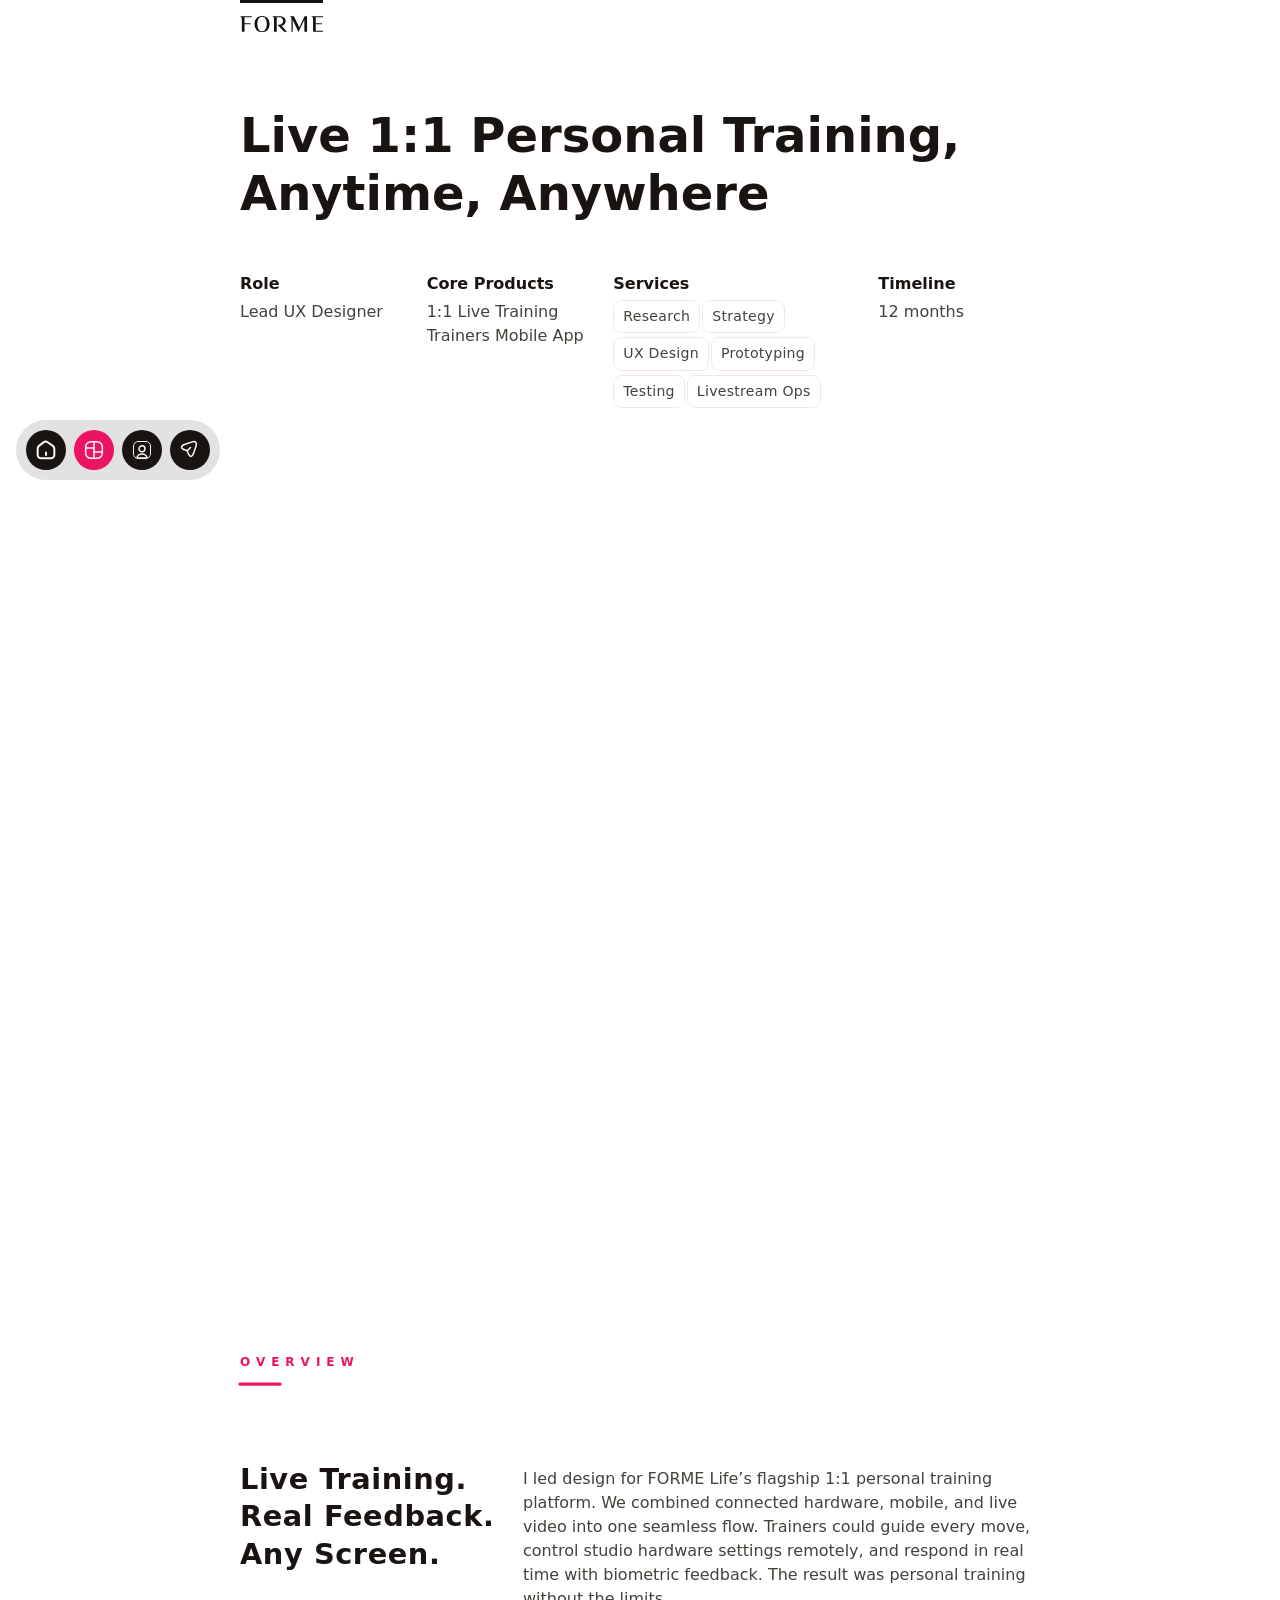
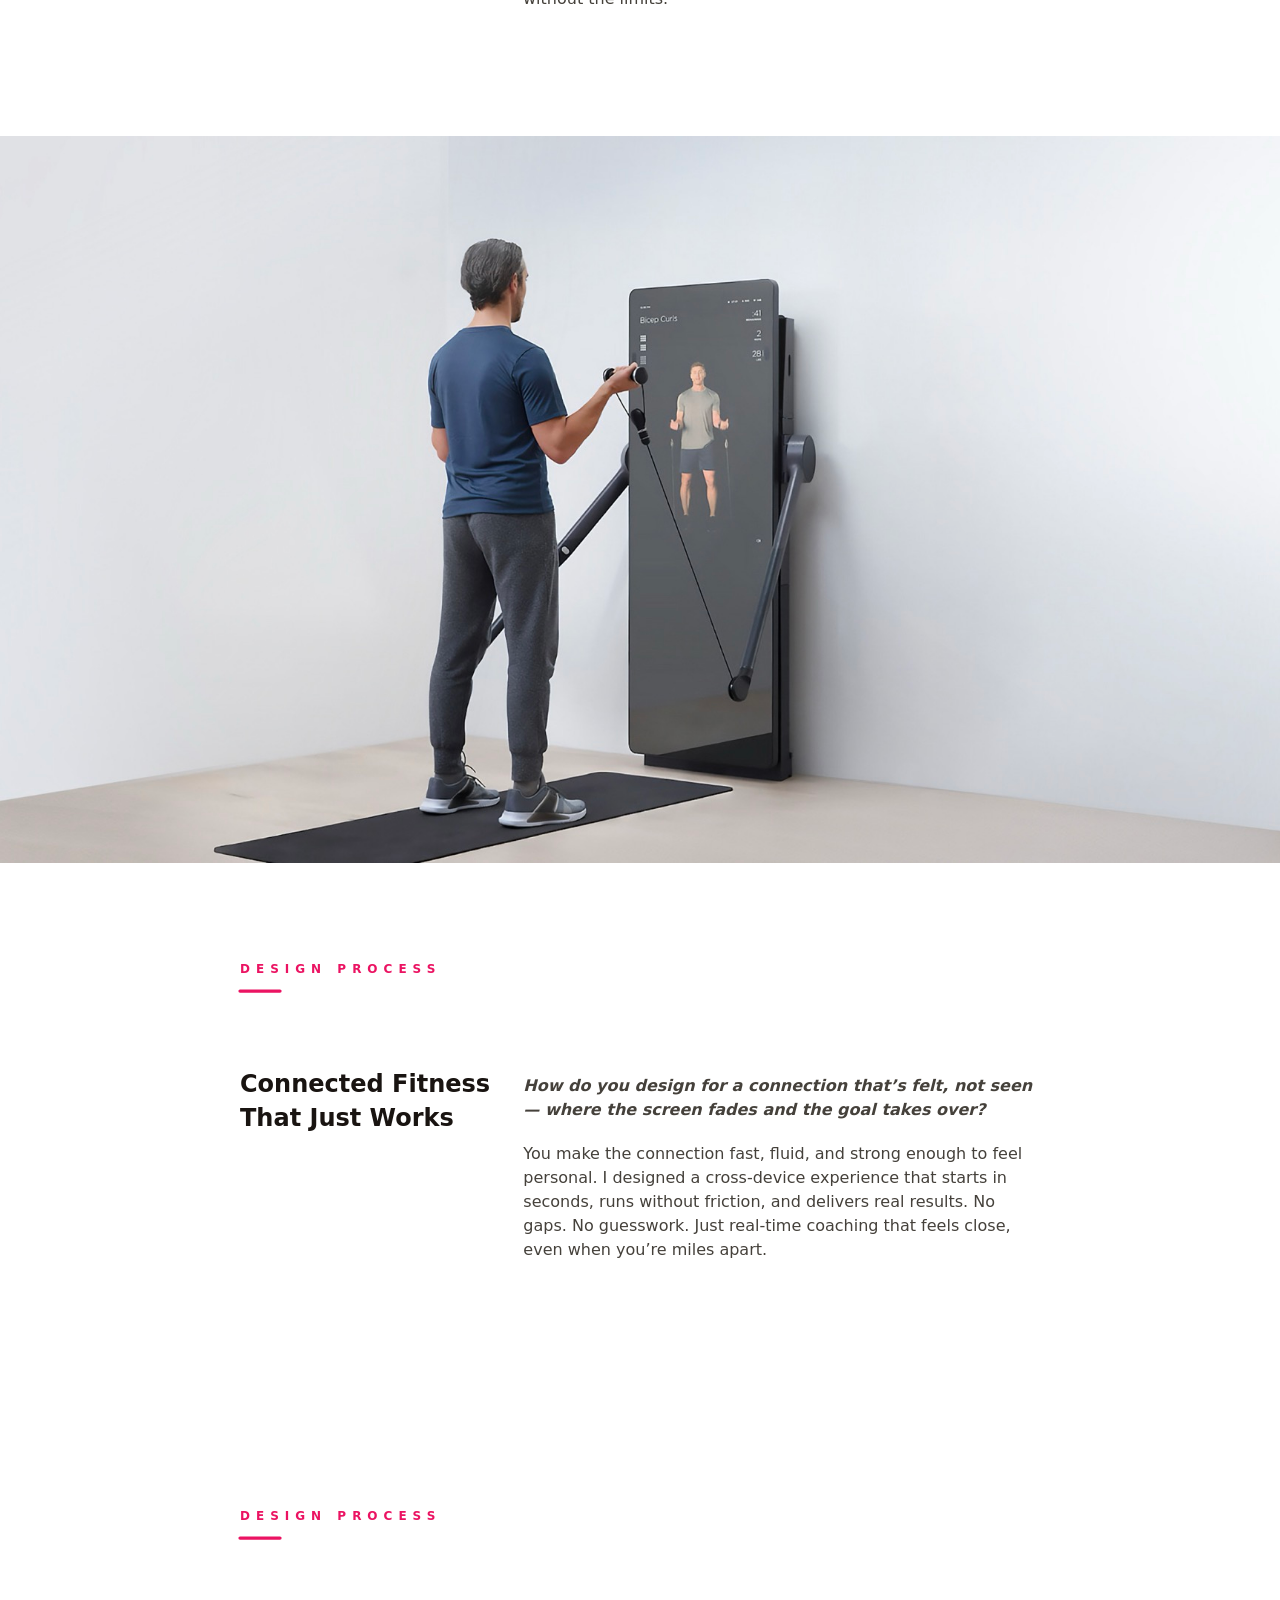
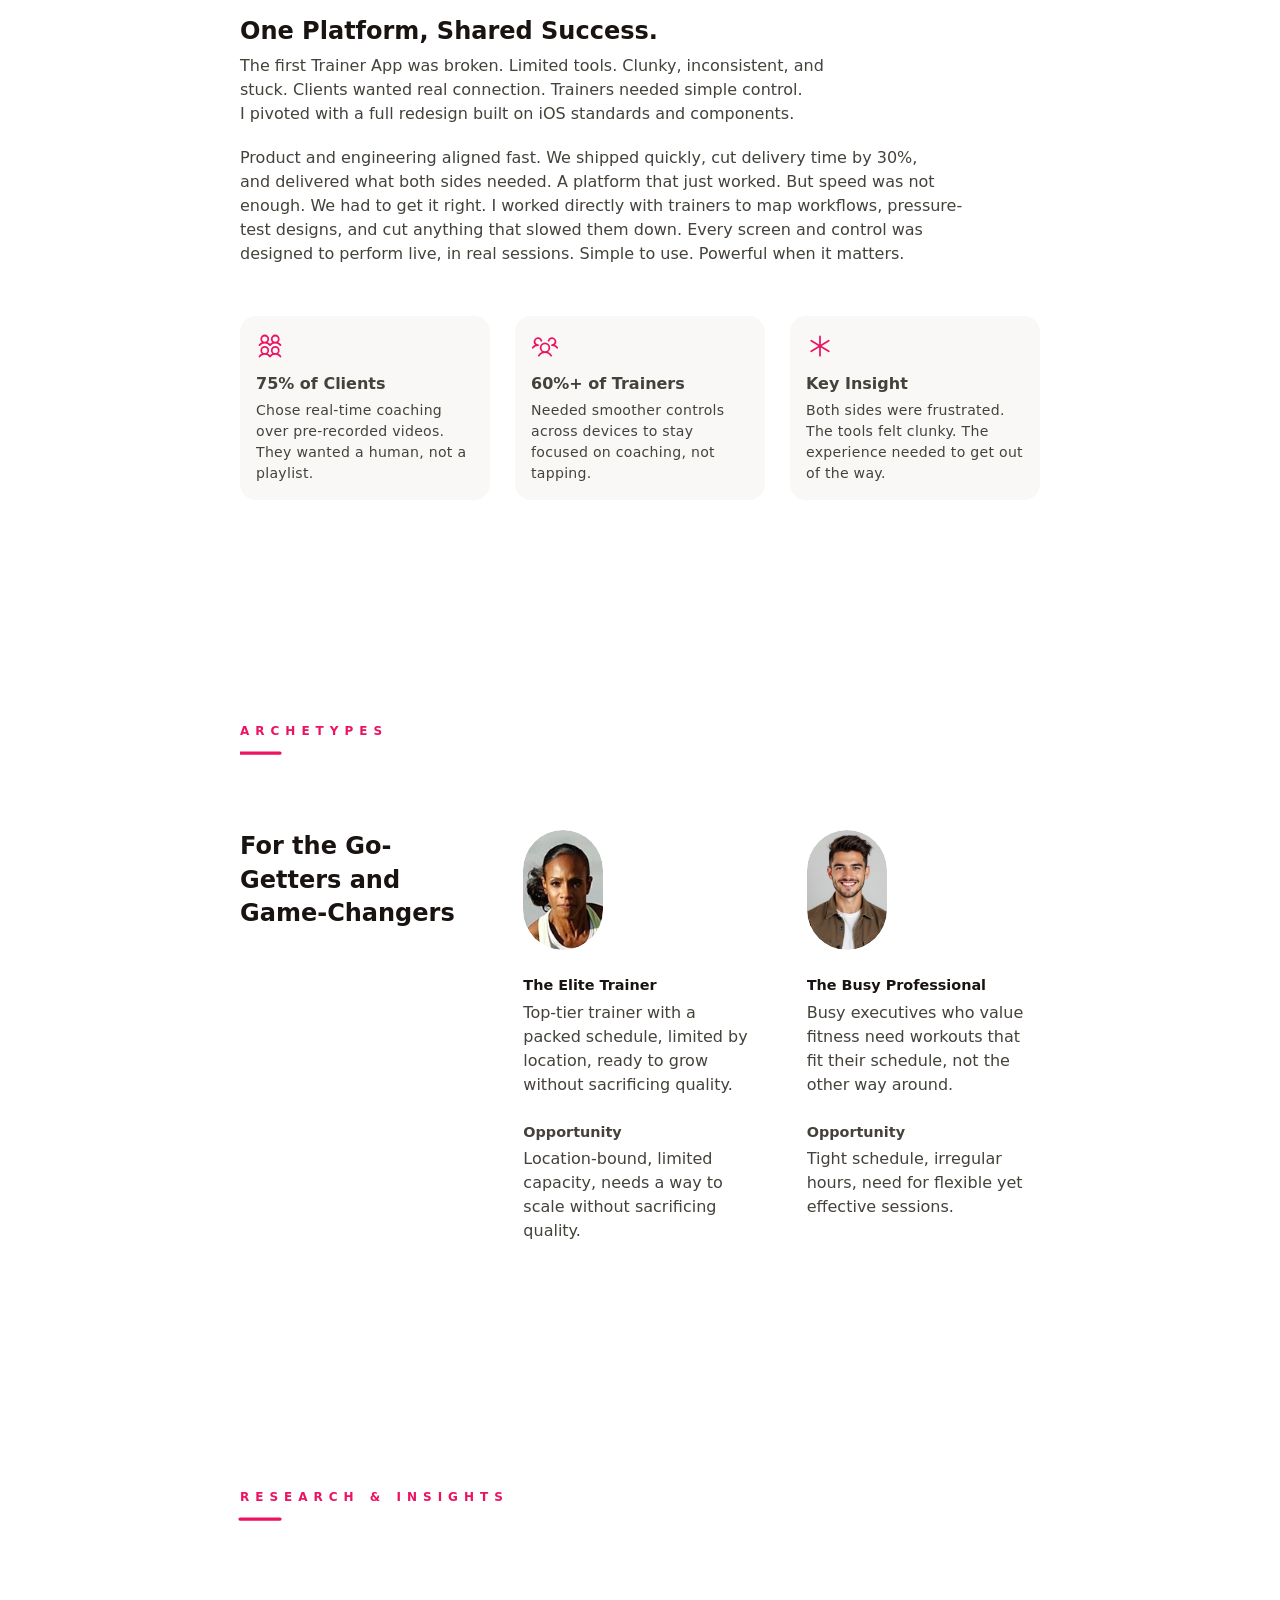
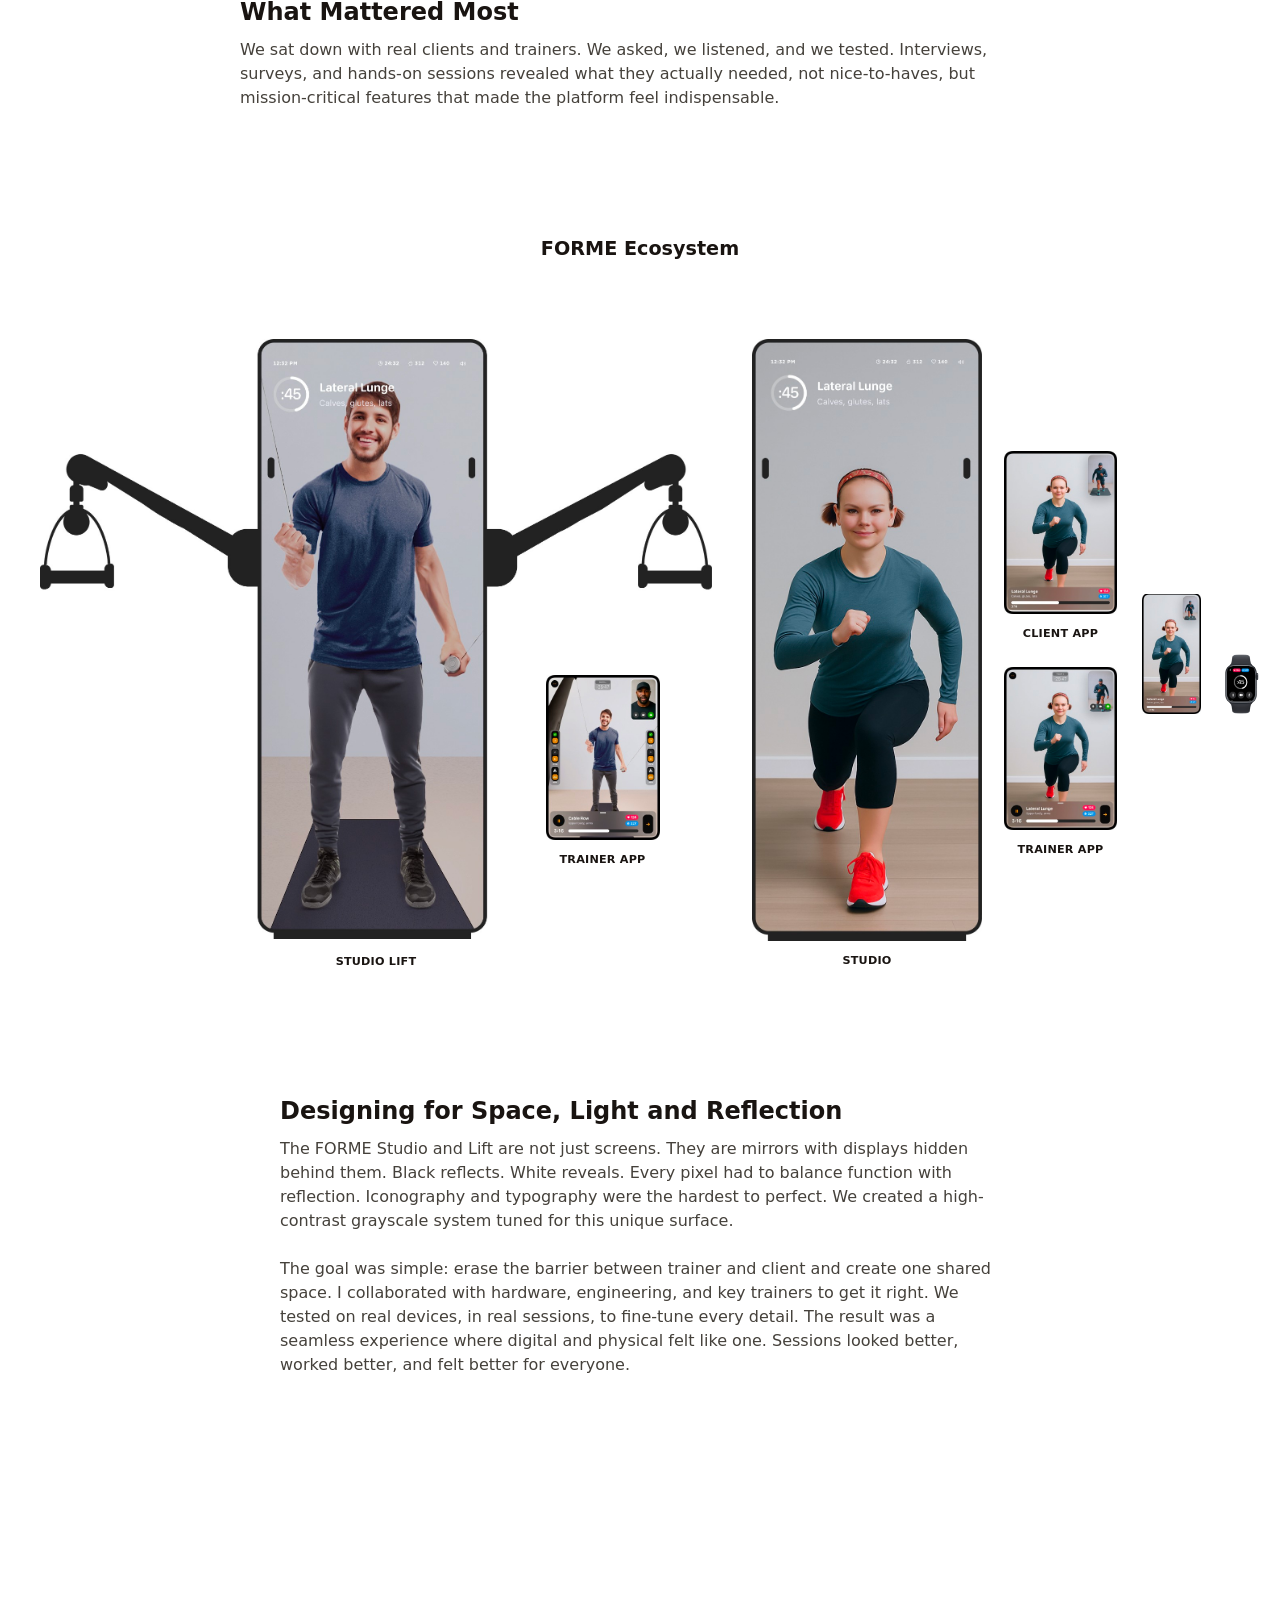
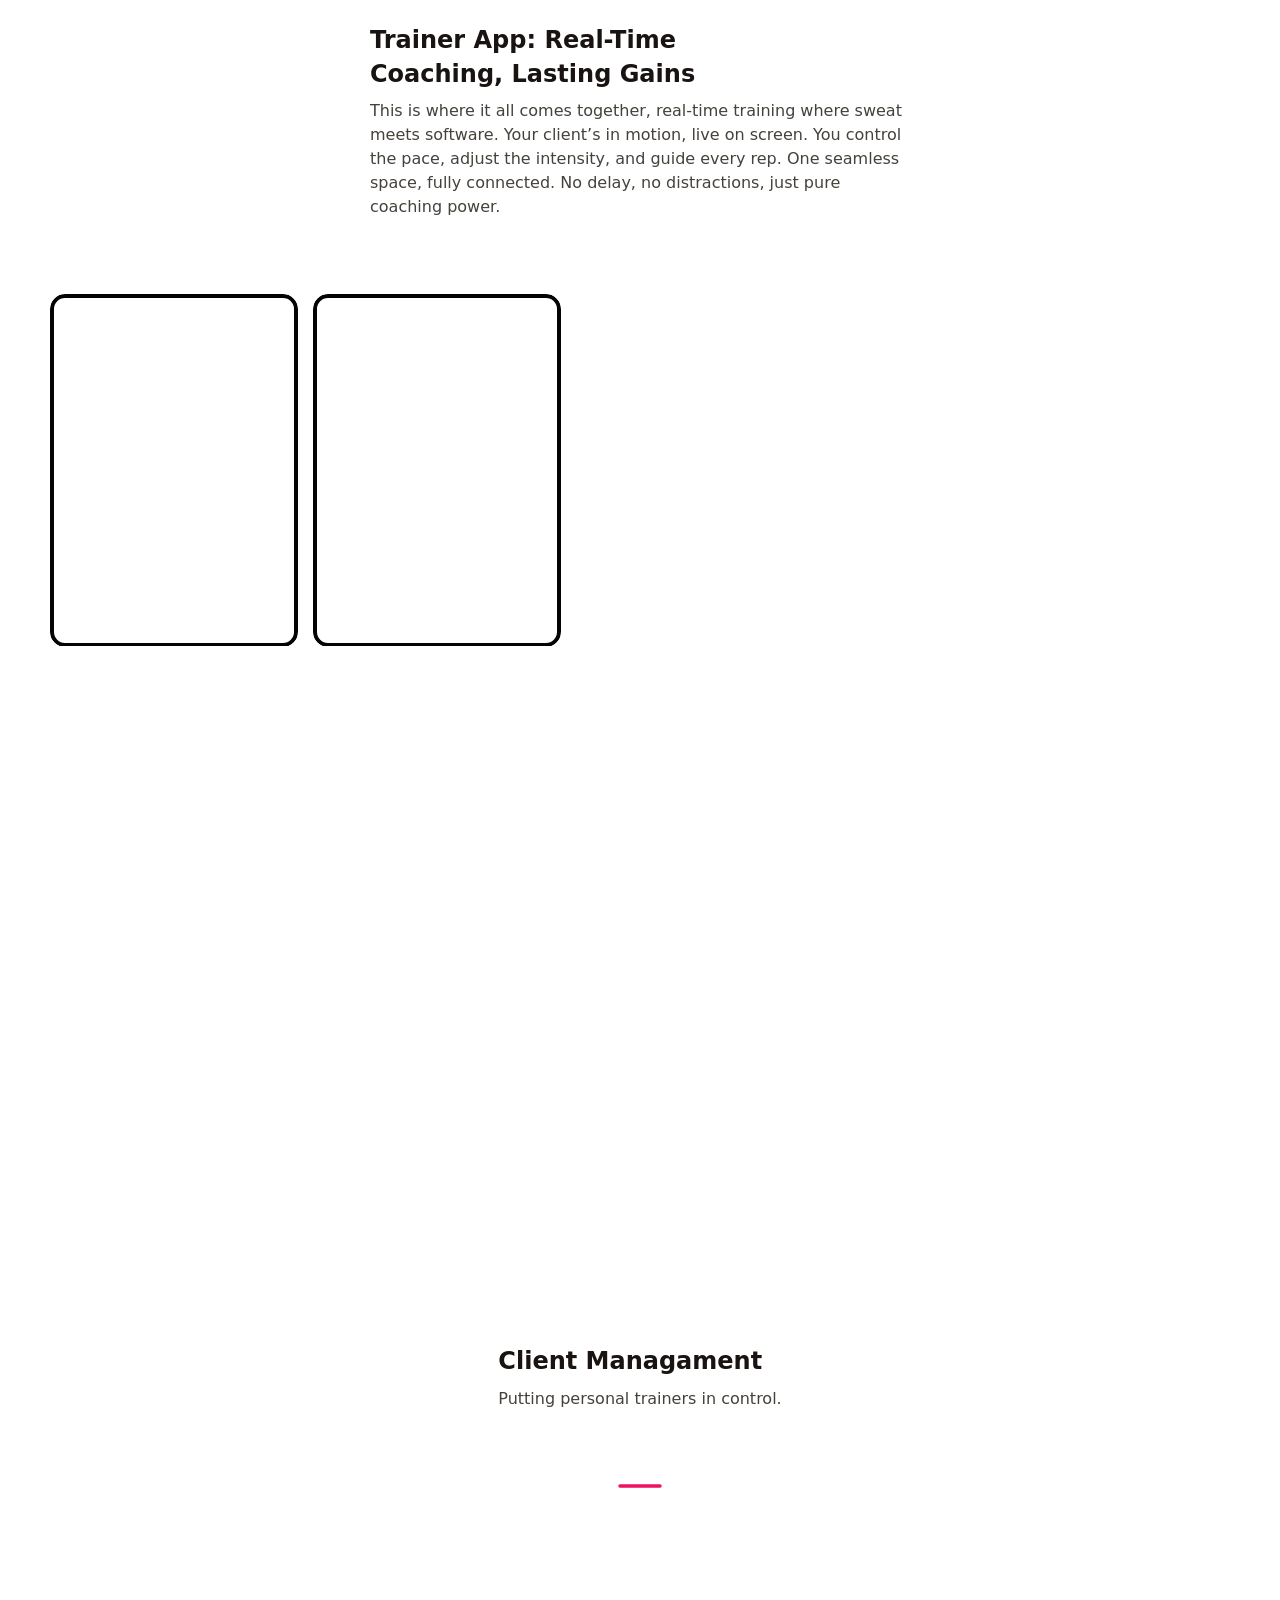
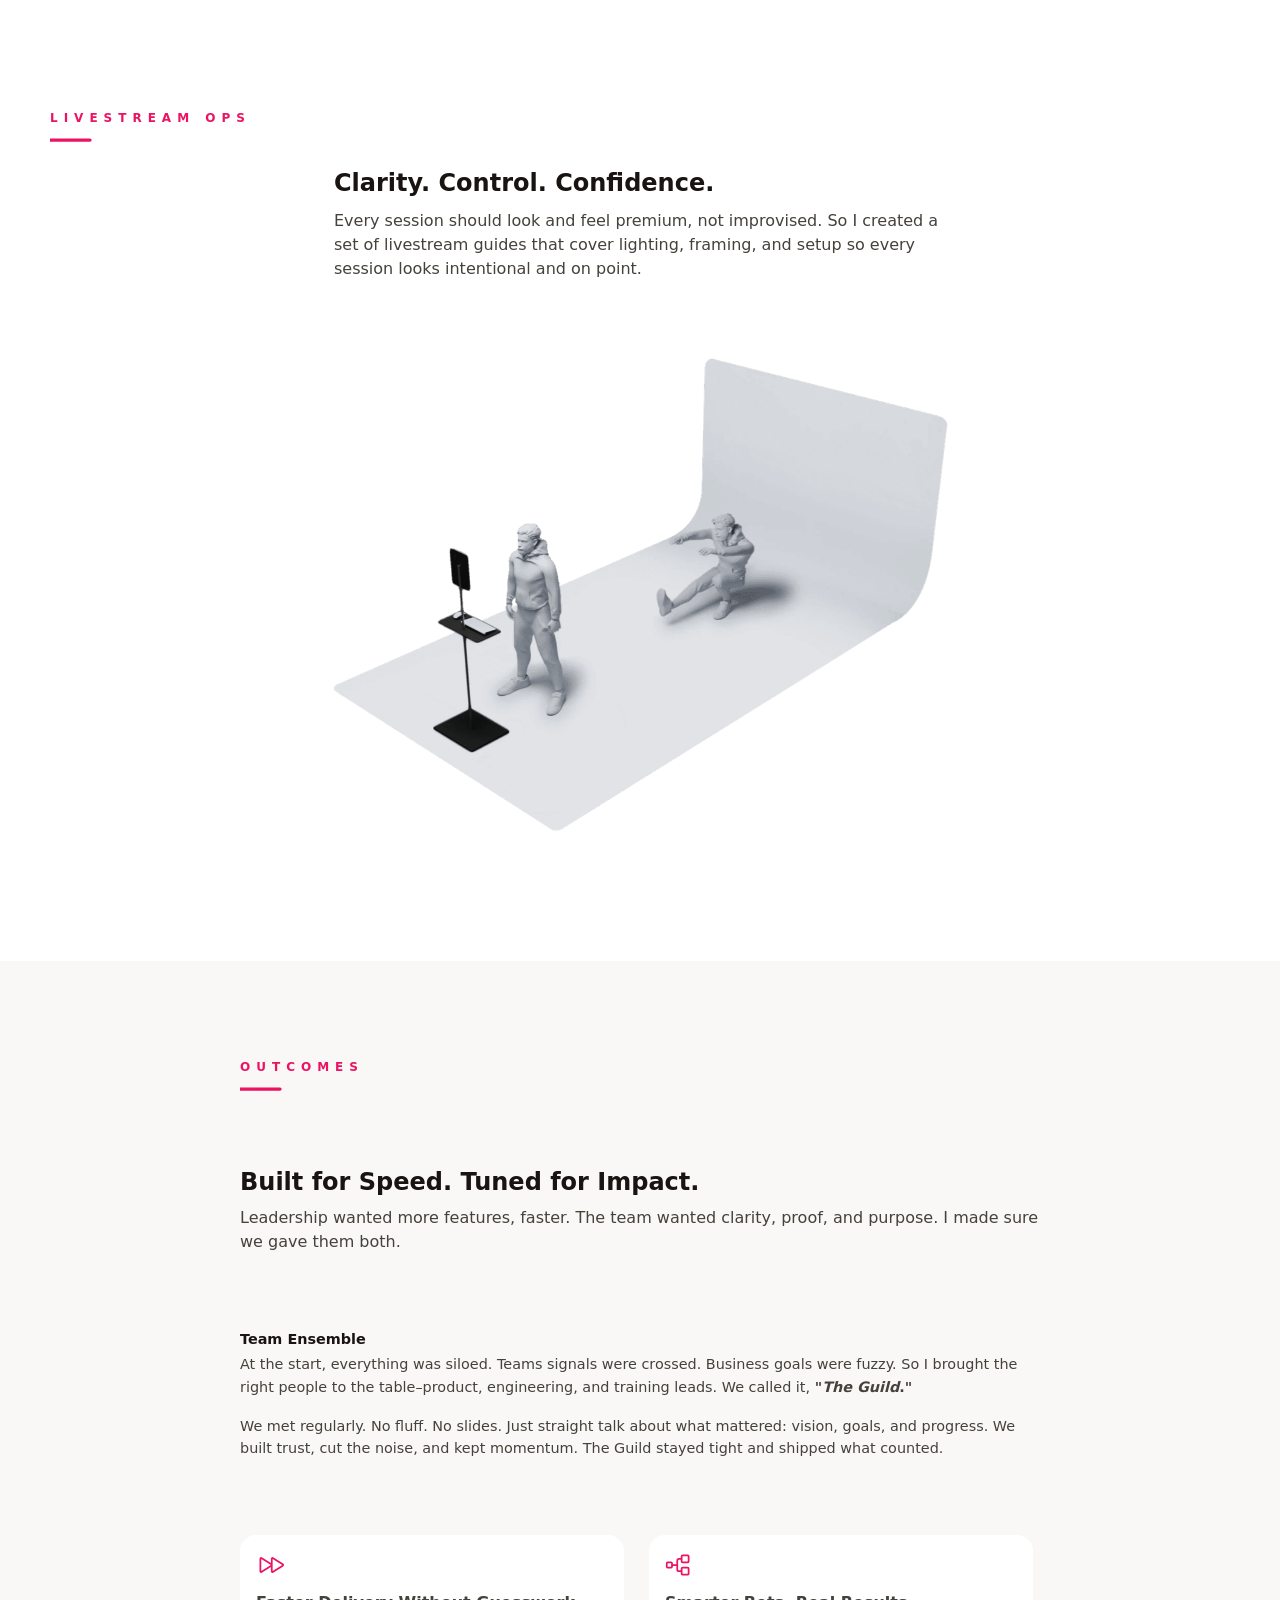
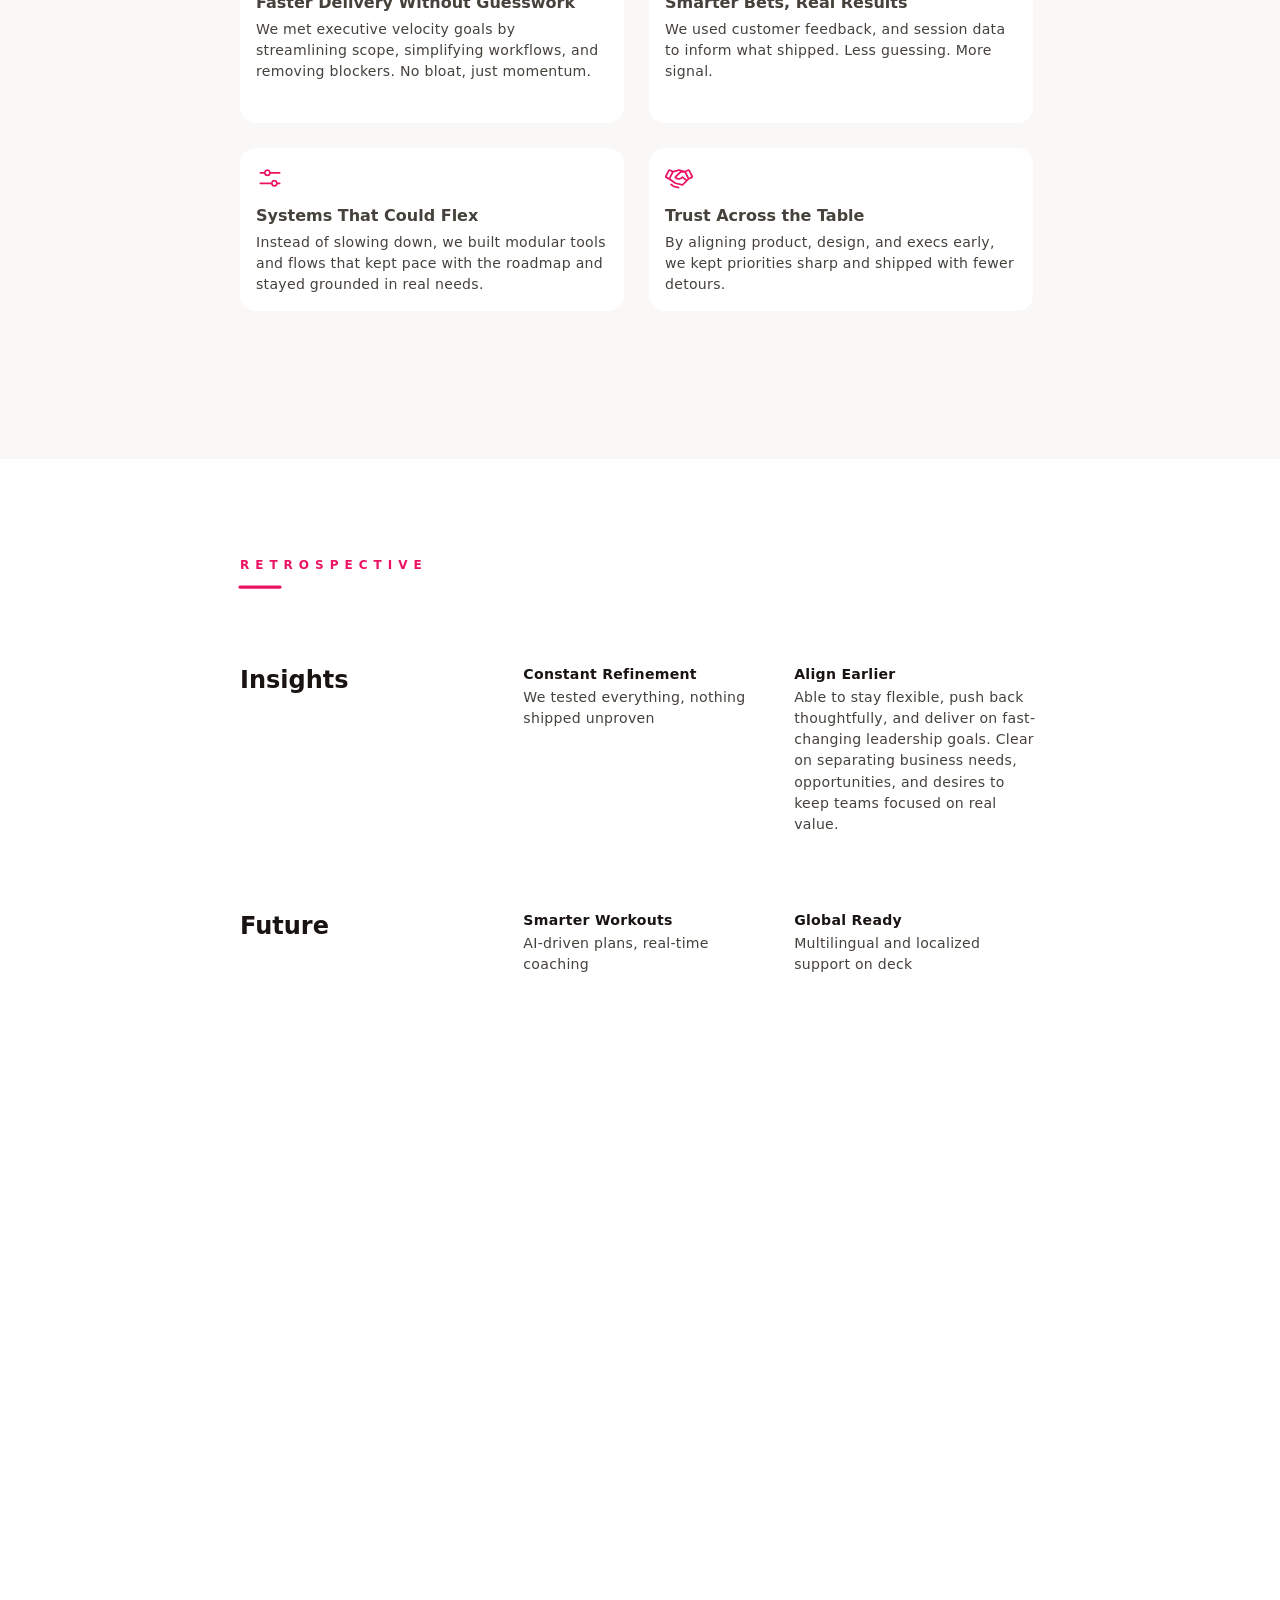
<file: forme/index.html>
<!doctype html>
<!-- Made in Framer · framer.com ✨ -->
<!-- Published Jun 17, 2026, 9:06 PM UTC -->
<html lang="en" data-redirect-timezone="1" dir="ltr">
<head>
<base href="/">
	<meta charset="utf-8">
	
	
	<script>try{if(localStorage.getItem("__framer_force_showing_editorbar_since")){const n=document.createElement("link");n.rel = "modulepreload";n.href="";document.head.appendChild(n)}}catch(e){}</script>
	<!-- Start of headStart -->
    
    <!-- End of headStart -->
	<meta name="viewport" content="width=device-width">
	<meta name="generator" content="Framer b44fae2">
	<title>FORME — Red Cable Studio</title>
    <meta name="description" content="Live 1:1 personal training, anytime, anywhere — connected fitness case study.">
    <meta name="framer-search-index" content="/framerusercontent.com/sites/35uBOpKtlLXnEH0vJcZ6LD/searchIndex-P76pPYYES1gp.json">
    <meta name="framer-search-index-fallback" content="/framerusercontent.com/sites/35uBOpKtlLXnEH0vJcZ6LD/searchIndex-ICaVFvFL2kTT.json">
    <meta name="framer-html-plugin" content="disable">
    <!-- Open Graph / Facebook -->
    <!-- Twitter -->
    <style data-framer-font-css>/* cyrillic-ext */
@font-face {
  font-family: 'Roboto';
  font-style: normal;
  font-weight: 300;
  font-stretch: 100%;
  font-display: swap;
  src: url(/fonts.gstatic.com/s/roboto/v51/KFO7CnqEu92Fr1ME7kSn66aGLdTylUAMa3GUBGEe.woff2) format('woff2');
  unicode-range: U+0460-052F, U+1C80-1C8A, U+20B4, U+2DE0-2DFF, U+A640-A69F, U+FE2E-FE2F;
}
/* cyrillic */
@font-face {
  font-family: 'Roboto';
  font-style: normal;
  font-weight: 300;
  font-stretch: 100%;
  font-display: swap;
  src: url(/fonts.gstatic.com/s/roboto/v51/KFO7CnqEu92Fr1ME7kSn66aGLdTylUAMa3iUBGEe.woff2) format('woff2');
  unicode-range: U+0301, U+0400-045F, U+0490-0491, U+04B0-04B1, U+2116;
}
/* greek-ext */
@font-face {
  font-family: 'Roboto';
  font-style: normal;
  font-weight: 300;
  font-stretch: 100%;
  font-display: swap;
  src: url(/fonts.gstatic.com/s/roboto/v51/KFO7CnqEu92Fr1ME7kSn66aGLdTylUAMa3CUBGEe.woff2) format('woff2');
  unicode-range: U+1F00-1FFF;
}
/* greek */
@font-face {
  font-family: 'Roboto';
  font-style: normal;
  font-weight: 300;
  font-stretch: 100%;
  font-display: swap;
  src: url(/fonts.gstatic.com/s/roboto/v51/KFO7CnqEu92Fr1ME7kSn66aGLdTylUAMa3-UBGEe.woff2) format('woff2');
  unicode-range: U+0370-0377, U+037A-037F, U+0384-038A, U+038C, U+038E-03A1, U+03A3-03FF;
}
/* math */
@font-face {
  font-family: 'Roboto';
  font-style: normal;
  font-weight: 300;
  font-stretch: 100%;
  font-display: swap;
  src: url(/fonts.gstatic.com/s/roboto/v51/KFO7CnqEu92Fr1ME7kSn66aGLdTylUAMawCUBGEe.woff2) format('woff2');
  unicode-range: U+0302-0303, U+0305, U+0307-0308, U+0310, U+0312, U+0315, U+031A, U+0326-0327, U+032C, U+032F-0330, U+0332-0333, U+0338, U+033A, U+0346, U+034D, U+0391-03A1, U+03A3-03A9, U+03B1-03C9, U+03D1, U+03D5-03D6, U+03F0-03F1, U+03F4-03F5, U+2016-2017, U+2034-2038, U+203C, U+2040, U+2043, U+2047, U+2050, U+2057, U+205F, U+2070-2071, U+2074-208E, U+2090-209C, U+20D0-20DC, U+20E1, U+20E5-20EF, U+2100-2112, U+2114-2115, U+2117-2121, U+2123-214F, U+2190, U+2192, U+2194-21AE, U+21B0-21E5, U+21F1-21F2, U+21F4-2211, U+2213-2214, U+2216-22FF, U+2308-230B, U+2310, U+2319, U+231C-2321, U+2336-237A, U+237C, U+2395, U+239B-23B7, U+23D0, U+23DC-23E1, U+2474-2475, U+25AF, U+25B3, U+25B7, U+25BD, U+25C1, U+25CA, U+25CC, U+25FB, U+266D-266F, U+27C0-27FF, U+2900-2AFF, U+2B0E-2B11, U+2B30-2B4C, U+2BFE, U+3030, U+FF5B, U+FF5D, U+1D400-1D7FF, U+1EE00-1EEFF;
}
/* symbols */
@font-face {
  font-family: 'Roboto';
  font-style: normal;
  font-weight: 300;
  font-stretch: 100%;
  font-display: swap;
  src: url(/fonts.gstatic.com/s/roboto/v51/KFO7CnqEu92Fr1ME7kSn66aGLdTylUAMaxKUBGEe.woff2) format('woff2');
  unicode-range: U+0001-000C, U+000E-001F, U+007F-009F, U+20DD-20E0, U+20E2-20E4, U+2150-218F, U+2190, U+2192, U+2194-2199, U+21AF, U+21E6-21F0, U+21F3, U+2218-2219, U+2299, U+22C4-22C6, U+2300-243F, U+2440-244A, U+2460-24FF, U+25A0-27BF, U+2800-28FF, U+2921-2922, U+2981, U+29BF, U+29EB, U+2B00-2BFF, U+4DC0-4DFF, U+FFF9-FFFB, U+10140-1018E, U+10190-1019C, U+101A0, U+101D0-101FD, U+102E0-102FB, U+10E60-10E7E, U+1D2C0-1D2D3, U+1D2E0-1D37F, U+1F000-1F0FF, U+1F100-1F1AD, U+1F1E6-1F1FF, U+1F30D-1F30F, U+1F315, U+1F31C, U+1F31E, U+1F320-1F32C, U+1F336, U+1F378, U+1F37D, U+1F382, U+1F393-1F39F, U+1F3A7-1F3A8, U+1F3AC-1F3AF, U+1F3C2, U+1F3C4-1F3C6, U+1F3CA-1F3CE, U+1F3D4-1F3E0, U+1F3ED, U+1F3F1-1F3F3, U+1F3F5-1F3F7, U+1F408, U+1F415, U+1F41F, U+1F426, U+1F43F, U+1F441-1F442, U+1F444, U+1F446-1F449, U+1F44C-1F44E, U+1F453, U+1F46A, U+1F47D, U+1F4A3, U+1F4B0, U+1F4B3, U+1F4B9, U+1F4BB, U+1F4BF, U+1F4C8-1F4CB, U+1F4D6, U+1F4DA, U+1F4DF, U+1F4E3-1F4E6, U+1F4EA-1F4ED, U+1F4F7, U+1F4F9-1F4FB, U+1F4FD-1F4FE, U+1F503, U+1F507-1F50B, U+1F50D, U+1F512-1F513, U+1F53E-1F54A, U+1F54F-1F5FA, U+1F610, U+1F650-1F67F, U+1F687, U+1F68D, U+1F691, U+1F694, U+1F698, U+1F6AD, U+1F6B2, U+1F6B9-1F6BA, U+1F6BC, U+1F6C6-1F6CF, U+1F6D3-1F6D7, U+1F6E0-1F6EA, U+1F6F0-1F6F3, U+1F6F7-1F6FC, U+1F700-1F7FF, U+1F800-1F80B, U+1F810-1F847, U+1F850-1F859, U+1F860-1F887, U+1F890-1F8AD, U+1F8B0-1F8BB, U+1F8C0-1F8C1, U+1F900-1F90B, U+1F93B, U+1F946, U+1F984, U+1F996, U+1F9E9, U+1FA00-1FA6F, U+1FA70-1FA7C, U+1FA80-1FA89, U+1FA8F-1FAC6, U+1FACE-1FADC, U+1FADF-1FAE9, U+1FAF0-1FAF8, U+1FB00-1FBFF;
}
/* vietnamese */
@font-face {
  font-family: 'Roboto';
  font-style: normal;
  font-weight: 300;
  font-stretch: 100%;
  font-display: swap;
  src: url(/fonts.gstatic.com/s/roboto/v51/KFO7CnqEu92Fr1ME7kSn66aGLdTylUAMa3OUBGEe.woff2) format('woff2');
  unicode-range: U+0102-0103, U+0110-0111, U+0128-0129, U+0168-0169, U+01A0-01A1, U+01AF-01B0, U+0300-0301, U+0303-0304, U+0308-0309, U+0323, U+0329, U+1EA0-1EF9, U+20AB;
}
/* latin-ext */
@font-face {
  font-family: 'Roboto';
  font-style: normal;
  font-weight: 300;
  font-stretch: 100%;
  font-display: swap;
  src: url(/fonts.gstatic.com/s/roboto/v51/KFO7CnqEu92Fr1ME7kSn66aGLdTylUAMa3KUBGEe.woff2) format('woff2');
  unicode-range: U+0100-02BA, U+02BD-02C5, U+02C7-02CC, U+02CE-02D7, U+02DD-02FF, U+0304, U+0308, U+0329, U+1D00-1DBF, U+1E00-1E9F, U+1EF2-1EFF, U+2020, U+20A0-20AB, U+20AD-20C0, U+2113, U+2C60-2C7F, U+A720-A7FF;
}
/* latin */
@font-face {
  font-family: 'Roboto';
  font-style: normal;
  font-weight: 300;
  font-stretch: 100%;
  font-display: swap;
  src: url(/fonts.gstatic.com/s/roboto/v51/KFO7CnqEu92Fr1ME7kSn66aGLdTylUAMa3yUBA.woff2) format('woff2');
  unicode-range: U+0000-00FF, U+0131, U+0152-0153, U+02BB-02BC, U+02C6, U+02DA, U+02DC, U+0304, U+0308, U+0329, U+2000-206F, U+20AC, U+2122, U+2191, U+2193, U+2212, U+2215, U+FEFF, U+FFFD;
}
/* cyrillic-ext */
@font-face {
  font-family: 'Roboto';
  font-style: normal;
  font-weight: 400;
  font-stretch: 100%;
  font-display: swap;
  src: url(/fonts.gstatic.com/s/roboto/v51/KFO7CnqEu92Fr1ME7kSn66aGLdTylUAMa3GUBGEe.woff2) format('woff2');
  unicode-range: U+0460-052F, U+1C80-1C8A, U+20B4, U+2DE0-2DFF, U+A640-A69F, U+FE2E-FE2F;
}
/* cyrillic */
@font-face {
  font-family: 'Roboto';
  font-style: normal;
  font-weight: 400;
  font-stretch: 100%;
  font-display: swap;
  src: url(/fonts.gstatic.com/s/roboto/v51/KFO7CnqEu92Fr1ME7kSn66aGLdTylUAMa3iUBGEe.woff2) format('woff2');
  unicode-range: U+0301, U+0400-045F, U+0490-0491, U+04B0-04B1, U+2116;
}
/* greek-ext */
@font-face {
  font-family: 'Roboto';
  font-style: normal;
  font-weight: 400;
  font-stretch: 100%;
  font-display: swap;
  src: url(/fonts.gstatic.com/s/roboto/v51/KFO7CnqEu92Fr1ME7kSn66aGLdTylUAMa3CUBGEe.woff2) format('woff2');
  unicode-range: U+1F00-1FFF;
}
/* greek */
@font-face {
  font-family: 'Roboto';
  font-style: normal;
  font-weight: 400;
  font-stretch: 100%;
  font-display: swap;
  src: url(/fonts.gstatic.com/s/roboto/v51/KFO7CnqEu92Fr1ME7kSn66aGLdTylUAMa3-UBGEe.woff2) format('woff2');
  unicode-range: U+0370-0377, U+037A-037F, U+0384-038A, U+038C, U+038E-03A1, U+03A3-03FF;
}
/* math */
@font-face {
  font-family: 'Roboto';
  font-style: normal;
  font-weight: 400;
  font-stretch: 100%;
  font-display: swap;
  src: url(/fonts.gstatic.com/s/roboto/v51/KFO7CnqEu92Fr1ME7kSn66aGLdTylUAMawCUBGEe.woff2) format('woff2');
  unicode-range: U+0302-0303, U+0305, U+0307-0308, U+0310, U+0312, U+0315, U+031A, U+0326-0327, U+032C, U+032F-0330, U+0332-0333, U+0338, U+033A, U+0346, U+034D, U+0391-03A1, U+03A3-03A9, U+03B1-03C9, U+03D1, U+03D5-03D6, U+03F0-03F1, U+03F4-03F5, U+2016-2017, U+2034-2038, U+203C, U+2040, U+2043, U+2047, U+2050, U+2057, U+205F, U+2070-2071, U+2074-208E, U+2090-209C, U+20D0-20DC, U+20E1, U+20E5-20EF, U+2100-2112, U+2114-2115, U+2117-2121, U+2123-214F, U+2190, U+2192, U+2194-21AE, U+21B0-21E5, U+21F1-21F2, U+21F4-2211, U+2213-2214, U+2216-22FF, U+2308-230B, U+2310, U+2319, U+231C-2321, U+2336-237A, U+237C, U+2395, U+239B-23B7, U+23D0, U+23DC-23E1, U+2474-2475, U+25AF, U+25B3, U+25B7, U+25BD, U+25C1, U+25CA, U+25CC, U+25FB, U+266D-266F, U+27C0-27FF, U+2900-2AFF, U+2B0E-2B11, U+2B30-2B4C, U+2BFE, U+3030, U+FF5B, U+FF5D, U+1D400-1D7FF, U+1EE00-1EEFF;
}
/* symbols */
@font-face {
  font-family: 'Roboto';
  font-style: normal;
  font-weight: 400;
  font-stretch: 100%;
  font-display: swap;
  src: url(/fonts.gstatic.com/s/roboto/v51/KFO7CnqEu92Fr1ME7kSn66aGLdTylUAMaxKUBGEe.woff2) format('woff2');
  unicode-range: U+0001-000C, U+000E-001F, U+007F-009F, U+20DD-20E0, U+20E2-20E4, U+2150-218F, U+2190, U+2192, U+2194-2199, U+21AF, U+21E6-21F0, U+21F3, U+2218-2219, U+2299, U+22C4-22C6, U+2300-243F, U+2440-244A, U+2460-24FF, U+25A0-27BF, U+2800-28FF, U+2921-2922, U+2981, U+29BF, U+29EB, U+2B00-2BFF, U+4DC0-4DFF, U+FFF9-FFFB, U+10140-1018E, U+10190-1019C, U+101A0, U+101D0-101FD, U+102E0-102FB, U+10E60-10E7E, U+1D2C0-1D2D3, U+1D2E0-1D37F, U+1F000-1F0FF, U+1F100-1F1AD, U+1F1E6-1F1FF, U+1F30D-1F30F, U+1F315, U+1F31C, U+1F31E, U+1F320-1F32C, U+1F336, U+1F378, U+1F37D, U+1F382, U+1F393-1F39F, U+1F3A7-1F3A8, U+1F3AC-1F3AF, U+1F3C2, U+1F3C4-1F3C6, U+1F3CA-1F3CE, U+1F3D4-1F3E0, U+1F3ED, U+1F3F1-1F3F3, U+1F3F5-1F3F7, U+1F408, U+1F415, U+1F41F, U+1F426, U+1F43F, U+1F441-1F442, U+1F444, U+1F446-1F449, U+1F44C-1F44E, U+1F453, U+1F46A, U+1F47D, U+1F4A3, U+1F4B0, U+1F4B3, U+1F4B9, U+1F4BB, U+1F4BF, U+1F4C8-1F4CB, U+1F4D6, U+1F4DA, U+1F4DF, U+1F4E3-1F4E6, U+1F4EA-1F4ED, U+1F4F7, U+1F4F9-1F4FB, U+1F4FD-1F4FE, U+1F503, U+1F507-1F50B, U+1F50D, U+1F512-1F513, U+1F53E-1F54A, U+1F54F-1F5FA, U+1F610, U+1F650-1F67F, U+1F687, U+1F68D, U+1F691, U+1F694, U+1F698, U+1F6AD, U+1F6B2, U+1F6B9-1F6BA, U+1F6BC, U+1F6C6-1F6CF, U+1F6D3-1F6D7, U+1F6E0-1F6EA, U+1F6F0-1F6F3, U+1F6F7-1F6FC, U+1F700-1F7FF, U+1F800-1F80B, U+1F810-1F847, U+1F850-1F859, U+1F860-1F887, U+1F890-1F8AD, U+1F8B0-1F8BB, U+1F8C0-1F8C1, U+1F900-1F90B, U+1F93B, U+1F946, U+1F984, U+1F996, U+1F9E9, U+1FA00-1FA6F, U+1FA70-1FA7C, U+1FA80-1FA89, U+1FA8F-1FAC6, U+1FACE-1FADC, U+1FADF-1FAE9, U+1FAF0-1FAF8, U+1FB00-1FBFF;
}
/* vietnamese */
@font-face {
  font-family: 'Roboto';
  font-style: normal;
  font-weight: 400;
  font-stretch: 100%;
  font-display: swap;
  src: url(/fonts.gstatic.com/s/roboto/v51/KFO7CnqEu92Fr1ME7kSn66aGLdTylUAMa3OUBGEe.woff2) format('woff2');
  unicode-range: U+0102-0103, U+0110-0111, U+0128-0129, U+0168-0169, U+01A0-01A1, U+01AF-01B0, U+0300-0301, U+0303-0304, U+0308-0309, U+0323, U+0329, U+1EA0-1EF9, U+20AB;
}
/* latin-ext */
@font-face {
  font-family: 'Roboto';
  font-style: normal;
  font-weight: 400;
  font-stretch: 100%;
  font-display: swap;
  src: url(/fonts.gstatic.com/s/roboto/v51/KFO7CnqEu92Fr1ME7kSn66aGLdTylUAMa3KUBGEe.woff2) format('woff2');
  unicode-range: U+0100-02BA, U+02BD-02C5, U+02C7-02CC, U+02CE-02D7, U+02DD-02FF, U+0304, U+0308, U+0329, U+1D00-1DBF, U+1E00-1E9F, U+1EF2-1EFF, U+2020, U+20A0-20AB, U+20AD-20C0, U+2113, U+2C60-2C7F, U+A720-A7FF;
}
/* latin */
@font-face {
  font-family: 'Roboto';
  font-style: normal;
  font-weight: 400;
  font-stretch: 100%;
  font-display: swap;
  src: url(/fonts.gstatic.com/s/roboto/v51/KFO7CnqEu92Fr1ME7kSn66aGLdTylUAMa3yUBA.woff2) format('woff2');
  unicode-range: U+0000-00FF, U+0131, U+0152-0153, U+02BB-02BC, U+02C6, U+02DA, U+02DC, U+0304, U+0308, U+0329, U+2000-206F, U+20AC, U+2122, U+2191, U+2193, U+2212, U+2215, U+FEFF, U+FFFD;
}
/* cyrillic-ext */
@font-face {
  font-family: 'Roboto';
  font-style: normal;
  font-weight: 500;
  font-stretch: 100%;
  font-display: swap;
  src: url(/fonts.gstatic.com/s/roboto/v51/KFO7CnqEu92Fr1ME7kSn66aGLdTylUAMa3GUBGEe.woff2) format('woff2');
  unicode-range: U+0460-052F, U+1C80-1C8A, U+20B4, U+2DE0-2DFF, U+A640-A69F, U+FE2E-FE2F;
}
/* cyrillic */
@font-face {
  font-family: 'Roboto';
  font-style: normal;
  font-weight: 500;
  font-stretch: 100%;
  font-display: swap;
  src: url(/fonts.gstatic.com/s/roboto/v51/KFO7CnqEu92Fr1ME7kSn66aGLdTylUAMa3iUBGEe.woff2) format('woff2');
  unicode-range: U+0301, U+0400-045F, U+0490-0491, U+04B0-04B1, U+2116;
}
/* greek-ext */
@font-face {
  font-family: 'Roboto';
  font-style: normal;
  font-weight: 500;
  font-stretch: 100%;
  font-display: swap;
  src: url(/fonts.gstatic.com/s/roboto/v51/KFO7CnqEu92Fr1ME7kSn66aGLdTylUAMa3CUBGEe.woff2) format('woff2');
  unicode-range: U+1F00-1FFF;
}
/* greek */
@font-face {
  font-family: 'Roboto';
  font-style: normal;
  font-weight: 500;
  font-stretch: 100%;
  font-display: swap;
  src: url(/fonts.gstatic.com/s/roboto/v51/KFO7CnqEu92Fr1ME7kSn66aGLdTylUAMa3-UBGEe.woff2) format('woff2');
  unicode-range: U+0370-0377, U+037A-037F, U+0384-038A, U+038C, U+038E-03A1, U+03A3-03FF;
}
/* math */
@font-face {
  font-family: 'Roboto';
  font-style: normal;
  font-weight: 500;
  font-stretch: 100%;
  font-display: swap;
  src: url(/fonts.gstatic.com/s/roboto/v51/KFO7CnqEu92Fr1ME7kSn66aGLdTylUAMawCUBGEe.woff2) format('woff2');
  unicode-range: U+0302-0303, U+0305, U+0307-0308, U+0310, U+0312, U+0315, U+031A, U+0326-0327, U+032C, U+032F-0330, U+0332-0333, U+0338, U+033A, U+0346, U+034D, U+0391-03A1, U+03A3-03A9, U+03B1-03C9, U+03D1, U+03D5-03D6, U+03F0-03F1, U+03F4-03F5, U+2016-2017, U+2034-2038, U+203C, U+2040, U+2043, U+2047, U+2050, U+2057, U+205F, U+2070-2071, U+2074-208E, U+2090-209C, U+20D0-20DC, U+20E1, U+20E5-20EF, U+2100-2112, U+2114-2115, U+2117-2121, U+2123-214F, U+2190, U+2192, U+2194-21AE, U+21B0-21E5, U+21F1-21F2, U+21F4-2211, U+2213-2214, U+2216-22FF, U+2308-230B, U+2310, U+2319, U+231C-2321, U+2336-237A, U+237C, U+2395, U+239B-23B7, U+23D0, U+23DC-23E1, U+2474-2475, U+25AF, U+25B3, U+25B7, U+25BD, U+25C1, U+25CA, U+25CC, U+25FB, U+266D-266F, U+27C0-27FF, U+2900-2AFF, U+2B0E-2B11, U+2B30-2B4C, U+2BFE, U+3030, U+FF5B, U+FF5D, U+1D400-1D7FF, U+1EE00-1EEFF;
}
/* symbols */
@font-face {
  font-family: 'Roboto';
  font-style: normal;
  font-weight: 500;
  font-stretch: 100%;
  font-display: swap;
  src: url(/fonts.gstatic.com/s/roboto/v51/KFO7CnqEu92Fr1ME7kSn66aGLdTylUAMaxKUBGEe.woff2) format('woff2');
  unicode-range: U+0001-000C, U+000E-001F, U+007F-009F, U+20DD-20E0, U+20E2-20E4, U+2150-218F, U+2190, U+2192, U+2194-2199, U+21AF, U+21E6-21F0, U+21F3, U+2218-2219, U+2299, U+22C4-22C6, U+2300-243F, U+2440-244A, U+2460-24FF, U+25A0-27BF, U+2800-28FF, U+2921-2922, U+2981, U+29BF, U+29EB, U+2B00-2BFF, U+4DC0-4DFF, U+FFF9-FFFB, U+10140-1018E, U+10190-1019C, U+101A0, U+101D0-101FD, U+102E0-102FB, U+10E60-10E7E, U+1D2C0-1D2D3, U+1D2E0-1D37F, U+1F000-1F0FF, U+1F100-1F1AD, U+1F1E6-1F1FF, U+1F30D-1F30F, U+1F315, U+1F31C, U+1F31E, U+1F320-1F32C, U+1F336, U+1F378, U+1F37D, U+1F382, U+1F393-1F39F, U+1F3A7-1F3A8, U+1F3AC-1F3AF, U+1F3C2, U+1F3C4-1F3C6, U+1F3CA-1F3CE, U+1F3D4-1F3E0, U+1F3ED, U+1F3F1-1F3F3, U+1F3F5-1F3F7, U+1F408, U+1F415, U+1F41F, U+1F426, U+1F43F, U+1F441-1F442, U+1F444, U+1F446-1F449, U+1F44C-1F44E, U+1F453, U+1F46A, U+1F47D, U+1F4A3, U+1F4B0, U+1F4B3, U+1F4B9, U+1F4BB, U+1F4BF, U+1F4C8-1F4CB, U+1F4D6, U+1F4DA, U+1F4DF, U+1F4E3-1F4E6, U+1F4EA-1F4ED, U+1F4F7, U+1F4F9-1F4FB, U+1F4FD-1F4FE, U+1F503, U+1F507-1F50B, U+1F50D, U+1F512-1F513, U+1F53E-1F54A, U+1F54F-1F5FA, U+1F610, U+1F650-1F67F, U+1F687, U+1F68D, U+1F691, U+1F694, U+1F698, U+1F6AD, U+1F6B2, U+1F6B9-1F6BA, U+1F6BC, U+1F6C6-1F6CF, U+1F6D3-1F6D7, U+1F6E0-1F6EA, U+1F6F0-1F6F3, U+1F6F7-1F6FC, U+1F700-1F7FF, U+1F800-1F80B, U+1F810-1F847, U+1F850-1F859, U+1F860-1F887, U+1F890-1F8AD, U+1F8B0-1F8BB, U+1F8C0-1F8C1, U+1F900-1F90B, U+1F93B, U+1F946, U+1F984, U+1F996, U+1F9E9, U+1FA00-1FA6F, U+1FA70-1FA7C, U+1FA80-1FA89, U+1FA8F-1FAC6, U+1FACE-1FADC, U+1FADF-1FAE9, U+1FAF0-1FAF8, U+1FB00-1FBFF;
}
/* vietnamese */
@font-face {
  font-family: 'Roboto';
  font-style: normal;
  font-weight: 500;
  font-stretch: 100%;
  font-display: swap;
  src: url(/fonts.gstatic.com/s/roboto/v51/KFO7CnqEu92Fr1ME7kSn66aGLdTylUAMa3OUBGEe.woff2) format('woff2');
  unicode-range: U+0102-0103, U+0110-0111, U+0128-0129, U+0168-0169, U+01A0-01A1, U+01AF-01B0, U+0300-0301, U+0303-0304, U+0308-0309, U+0323, U+0329, U+1EA0-1EF9, U+20AB;
}
/* latin-ext */
@font-face {
  font-family: 'Roboto';
  font-style: normal;
  font-weight: 500;
  font-stretch: 100%;
  font-display: swap;
  src: url(/fonts.gstatic.com/s/roboto/v51/KFO7CnqEu92Fr1ME7kSn66aGLdTylUAMa3KUBGEe.woff2) format('woff2');
  unicode-range: U+0100-02BA, U+02BD-02C5, U+02C7-02CC, U+02CE-02D7, U+02DD-02FF, U+0304, U+0308, U+0329, U+1D00-1DBF, U+1E00-1E9F, U+1EF2-1EFF, U+2020, U+20A0-20AB, U+20AD-20C0, U+2113, U+2C60-2C7F, U+A720-A7FF;
}
/* latin */
@font-face {
  font-family: 'Roboto';
  font-style: normal;
  font-weight: 500;
  font-stretch: 100%;
  font-display: swap;
  src: url(/fonts.gstatic.com/s/roboto/v51/KFO7CnqEu92Fr1ME7kSn66aGLdTylUAMa3yUBA.woff2) format('woff2');
  unicode-range: U+0000-00FF, U+0131, U+0152-0153, U+02BB-02BC, U+02C6, U+02DA, U+02DC, U+0304, U+0308, U+0329, U+2000-206F, U+20AC, U+2122, U+2191, U+2193, U+2212, U+2215, U+FEFF, U+FFFD;
}
/* cyrillic-ext */
@font-face {
  font-family: 'Roboto';
  font-style: normal;
  font-weight: 600;
  font-stretch: 100%;
  font-display: swap;
  src: url(/fonts.gstatic.com/s/roboto/v51/KFO7CnqEu92Fr1ME7kSn66aGLdTylUAMa3GUBGEe.woff2) format('woff2');
  unicode-range: U+0460-052F, U+1C80-1C8A, U+20B4, U+2DE0-2DFF, U+A640-A69F, U+FE2E-FE2F;
}
/* cyrillic */
@font-face {
  font-family: 'Roboto';
  font-style: normal;
  font-weight: 600;
  font-stretch: 100%;
  font-display: swap;
  src: url(/fonts.gstatic.com/s/roboto/v51/KFO7CnqEu92Fr1ME7kSn66aGLdTylUAMa3iUBGEe.woff2) format('woff2');
  unicode-range: U+0301, U+0400-045F, U+0490-0491, U+04B0-04B1, U+2116;
}
/* greek-ext */
@font-face {
  font-family: 'Roboto';
  font-style: normal;
  font-weight: 600;
  font-stretch: 100%;
  font-display: swap;
  src: url(/fonts.gstatic.com/s/roboto/v51/KFO7CnqEu92Fr1ME7kSn66aGLdTylUAMa3CUBGEe.woff2) format('woff2');
  unicode-range: U+1F00-1FFF;
}
/* greek */
@font-face {
  font-family: 'Roboto';
  font-style: normal;
  font-weight: 600;
  font-stretch: 100%;
  font-display: swap;
  src: url(/fonts.gstatic.com/s/roboto/v51/KFO7CnqEu92Fr1ME7kSn66aGLdTylUAMa3-UBGEe.woff2) format('woff2');
  unicode-range: U+0370-0377, U+037A-037F, U+0384-038A, U+038C, U+038E-03A1, U+03A3-03FF;
}
/* math */
@font-face {
  font-family: 'Roboto';
  font-style: normal;
  font-weight: 600;
  font-stretch: 100%;
  font-display: swap;
  src: url(/fonts.gstatic.com/s/roboto/v51/KFO7CnqEu92Fr1ME7kSn66aGLdTylUAMawCUBGEe.woff2) format('woff2');
  unicode-range: U+0302-0303, U+0305, U+0307-0308, U+0310, U+0312, U+0315, U+031A, U+0326-0327, U+032C, U+032F-0330, U+0332-0333, U+0338, U+033A, U+0346, U+034D, U+0391-03A1, U+03A3-03A9, U+03B1-03C9, U+03D1, U+03D5-03D6, U+03F0-03F1, U+03F4-03F5, U+2016-2017, U+2034-2038, U+203C, U+2040, U+2043, U+2047, U+2050, U+2057, U+205F, U+2070-2071, U+2074-208E, U+2090-209C, U+20D0-20DC, U+20E1, U+20E5-20EF, U+2100-2112, U+2114-2115, U+2117-2121, U+2123-214F, U+2190, U+2192, U+2194-21AE, U+21B0-21E5, U+21F1-21F2, U+21F4-2211, U+2213-2214, U+2216-22FF, U+2308-230B, U+2310, U+2319, U+231C-2321, U+2336-237A, U+237C, U+2395, U+239B-23B7, U+23D0, U+23DC-23E1, U+2474-2475, U+25AF, U+25B3, U+25B7, U+25BD, U+25C1, U+25CA, U+25CC, U+25FB, U+266D-266F, U+27C0-27FF, U+2900-2AFF, U+2B0E-2B11, U+2B30-2B4C, U+2BFE, U+3030, U+FF5B, U+FF5D, U+1D400-1D7FF, U+1EE00-1EEFF;
}
/* symbols */
@font-face {
  font-family: 'Roboto';
  font-style: normal;
  font-weight: 600;
  font-stretch: 100%;
  font-display: swap;
  src: url(/fonts.gstatic.com/s/roboto/v51/KFO7CnqEu92Fr1ME7kSn66aGLdTylUAMaxKUBGEe.woff2) format('woff2');
  unicode-range: U+0001-000C, U+000E-001F, U+007F-009F, U+20DD-20E0, U+20E2-20E4, U+2150-218F, U+2190, U+2192, U+2194-2199, U+21AF, U+21E6-21F0, U+21F3, U+2218-2219, U+2299, U+22C4-22C6, U+2300-243F, U+2440-244A, U+2460-24FF, U+25A0-27BF, U+2800-28FF, U+2921-2922, U+2981, U+29BF, U+29EB, U+2B00-2BFF, U+4DC0-4DFF, U+FFF9-FFFB, U+10140-1018E, U+10190-1019C, U+101A0, U+101D0-101FD, U+102E0-102FB, U+10E60-10E7E, U+1D2C0-1D2D3, U+1D2E0-1D37F, U+1F000-1F0FF, U+1F100-1F1AD, U+1F1E6-1F1FF, U+1F30D-1F30F, U+1F315, U+1F31C, U+1F31E, U+1F320-1F32C, U+1F336, U+1F378, U+1F37D, U+1F382, U+1F393-1F39F, U+1F3A7-1F3A8, U+1F3AC-1F3AF, U+1F3C2, U+1F3C4-1F3C6, U+1F3CA-1F3CE, U+1F3D4-1F3E0, U+1F3ED, U+1F3F1-1F3F3, U+1F3F5-1F3F7, U+1F408, U+1F415, U+1F41F, U+1F426, U+1F43F, U+1F441-1F442, U+1F444, U+1F446-1F449, U+1F44C-1F44E, U+1F453, U+1F46A, U+1F47D, U+1F4A3, U+1F4B0, U+1F4B3, U+1F4B9, U+1F4BB, U+1F4BF, U+1F4C8-1F4CB, U+1F4D6, U+1F4DA, U+1F4DF, U+1F4E3-1F4E6, U+1F4EA-1F4ED, U+1F4F7, U+1F4F9-1F4FB, U+1F4FD-1F4FE, U+1F503, U+1F507-1F50B, U+1F50D, U+1F512-1F513, U+1F53E-1F54A, U+1F54F-1F5FA, U+1F610, U+1F650-1F67F, U+1F687, U+1F68D, U+1F691, U+1F694, U+1F698, U+1F6AD, U+1F6B2, U+1F6B9-1F6BA, U+1F6BC, U+1F6C6-1F6CF, U+1F6D3-1F6D7, U+1F6E0-1F6EA, U+1F6F0-1F6F3, U+1F6F7-1F6FC, U+1F700-1F7FF, U+1F800-1F80B, U+1F810-1F847, U+1F850-1F859, U+1F860-1F887, U+1F890-1F8AD, U+1F8B0-1F8BB, U+1F8C0-1F8C1, U+1F900-1F90B, U+1F93B, U+1F946, U+1F984, U+1F996, U+1F9E9, U+1FA00-1FA6F, U+1FA70-1FA7C, U+1FA80-1FA89, U+1FA8F-1FAC6, U+1FACE-1FADC, U+1FADF-1FAE9, U+1FAF0-1FAF8, U+1FB00-1FBFF;
}
/* vietnamese */
@font-face {
  font-family: 'Roboto';
  font-style: normal;
  font-weight: 600;
  font-stretch: 100%;
  font-display: swap;
  src: url(/fonts.gstatic.com/s/roboto/v51/KFO7CnqEu92Fr1ME7kSn66aGLdTylUAMa3OUBGEe.woff2) format('woff2');
  unicode-range: U+0102-0103, U+0110-0111, U+0128-0129, U+0168-0169, U+01A0-01A1, U+01AF-01B0, U+0300-0301, U+0303-0304, U+0308-0309, U+0323, U+0329, U+1EA0-1EF9, U+20AB;
}
/* latin-ext */
@font-face {
  font-family: 'Roboto';
  font-style: normal;
  font-weight: 600;
  font-stretch: 100%;
  font-display: swap;
  src: url(/fonts.gstatic.com/s/roboto/v51/KFO7CnqEu92Fr1ME7kSn66aGLdTylUAMa3KUBGEe.woff2) format('woff2');
  unicode-range: U+0100-02BA, U+02BD-02C5, U+02C7-02CC, U+02CE-02D7, U+02DD-02FF, U+0304, U+0308, U+0329, U+1D00-1DBF, U+1E00-1E9F, U+1EF2-1EFF, U+2020, U+20A0-20AB, U+20AD-20C0, U+2113, U+2C60-2C7F, U+A720-A7FF;
}
/* latin */
@font-face {
  font-family: 'Roboto';
  font-style: normal;
  font-weight: 600;
  font-stretch: 100%;
  font-display: swap;
  src: url(/fonts.gstatic.com/s/roboto/v51/KFO7CnqEu92Fr1ME7kSn66aGLdTylUAMa3yUBA.woff2) format('woff2');
  unicode-range: U+0000-00FF, U+0131, U+0152-0153, U+02BB-02BC, U+02C6, U+02DA, U+02DC, U+0304, U+0308, U+0329, U+2000-206F, U+20AC, U+2122, U+2191, U+2193, U+2212, U+2215, U+FEFF, U+FFFD;
}
/* cyrillic-ext */
@font-face {
  font-family: 'Roboto';
  font-style: normal;
  font-weight: 700;
  font-stretch: 100%;
  font-display: swap;
  src: url(/fonts.gstatic.com/s/roboto/v51/KFO7CnqEu92Fr1ME7kSn66aGLdTylUAMa3GUBGEe.woff2) format('woff2');
  unicode-range: U+0460-052F, U+1C80-1C8A, U+20B4, U+2DE0-2DFF, U+A640-A69F, U+FE2E-FE2F;
}
/* cyrillic */
@font-face {
  font-family: 'Roboto';
  font-style: normal;
  font-weight: 700;
  font-stretch: 100%;
  font-display: swap;
  src: url(/fonts.gstatic.com/s/roboto/v51/KFO7CnqEu92Fr1ME7kSn66aGLdTylUAMa3iUBGEe.woff2) format('woff2');
  unicode-range: U+0301, U+0400-045F, U+0490-0491, U+04B0-04B1, U+2116;
}
/* greek-ext */
@font-face {
  font-family: 'Roboto';
  font-style: normal;
  font-weight: 700;
  font-stretch: 100%;
  font-display: swap;
  src: url(/fonts.gstatic.com/s/roboto/v51/KFO7CnqEu92Fr1ME7kSn66aGLdTylUAMa3CUBGEe.woff2) format('woff2');
  unicode-range: U+1F00-1FFF;
}
/* greek */
@font-face {
  font-family: 'Roboto';
  font-style: normal;
  font-weight: 700;
  font-stretch: 100%;
  font-display: swap;
  src: url(/fonts.gstatic.com/s/roboto/v51/KFO7CnqEu92Fr1ME7kSn66aGLdTylUAMa3-UBGEe.woff2) format('woff2');
  unicode-range: U+0370-0377, U+037A-037F, U+0384-038A, U+038C, U+038E-03A1, U+03A3-03FF;
}
/* math */
@font-face {
  font-family: 'Roboto';
  font-style: normal;
  font-weight: 700;
  font-stretch: 100%;
  font-display: swap;
  src: url(/fonts.gstatic.com/s/roboto/v51/KFO7CnqEu92Fr1ME7kSn66aGLdTylUAMawCUBGEe.woff2) format('woff2');
  unicode-range: U+0302-0303, U+0305, U+0307-0308, U+0310, U+0312, U+0315, U+031A, U+0326-0327, U+032C, U+032F-0330, U+0332-0333, U+0338, U+033A, U+0346, U+034D, U+0391-03A1, U+03A3-03A9, U+03B1-03C9, U+03D1, U+03D5-03D6, U+03F0-03F1, U+03F4-03F5, U+2016-2017, U+2034-2038, U+203C, U+2040, U+2043, U+2047, U+2050, U+2057, U+205F, U+2070-2071, U+2074-208E, U+2090-209C, U+20D0-20DC, U+20E1, U+20E5-20EF, U+2100-2112, U+2114-2115, U+2117-2121, U+2123-214F, U+2190, U+2192, U+2194-21AE, U+21B0-21E5, U+21F1-21F2, U+21F4-2211, U+2213-2214, U+2216-22FF, U+2308-230B, U+2310, U+2319, U+231C-2321, U+2336-237A, U+237C, U+2395, U+239B-23B7, U+23D0, U+23DC-23E1, U+2474-2475, U+25AF, U+25B3, U+25B7, U+25BD, U+25C1, U+25CA, U+25CC, U+25FB, U+266D-266F, U+27C0-27FF, U+2900-2AFF, U+2B0E-2B11, U+2B30-2B4C, U+2BFE, U+3030, U+FF5B, U+FF5D, U+1D400-1D7FF, U+1EE00-1EEFF;
}
/* symbols */
@font-face {
  font-family: 'Roboto';
  font-style: normal;
  font-weight: 700;
  font-stretch: 100%;
  font-display: swap;
  src: url(/fonts.gstatic.com/s/roboto/v51/KFO7CnqEu92Fr1ME7kSn66aGLdTylUAMaxKUBGEe.woff2) format('woff2');
  unicode-range: U+0001-000C, U+000E-001F, U+007F-009F, U+20DD-20E0, U+20E2-20E4, U+2150-218F, U+2190, U+2192, U+2194-2199, U+21AF, U+21E6-21F0, U+21F3, U+2218-2219, U+2299, U+22C4-22C6, U+2300-243F, U+2440-244A, U+2460-24FF, U+25A0-27BF, U+2800-28FF, U+2921-2922, U+2981, U+29BF, U+29EB, U+2B00-2BFF, U+4DC0-4DFF, U+FFF9-FFFB, U+10140-1018E, U+10190-1019C, U+101A0, U+101D0-101FD, U+102E0-102FB, U+10E60-10E7E, U+1D2C0-1D2D3, U+1D2E0-1D37F, U+1F000-1F0FF, U+1F100-1F1AD, U+1F1E6-1F1FF, U+1F30D-1F30F, U+1F315, U+1F31C, U+1F31E, U+1F320-1F32C, U+1F336, U+1F378, U+1F37D, U+1F382, U+1F393-1F39F, U+1F3A7-1F3A8, U+1F3AC-1F3AF, U+1F3C2, U+1F3C4-1F3C6, U+1F3CA-1F3CE, U+1F3D4-1F3E0, U+1F3ED, U+1F3F1-1F3F3, U+1F3F5-1F3F7, U+1F408, U+1F415, U+1F41F, U+1F426, U+1F43F, U+1F441-1F442, U+1F444, U+1F446-1F449, U+1F44C-1F44E, U+1F453, U+1F46A, U+1F47D, U+1F4A3, U+1F4B0, U+1F4B3, U+1F4B9, U+1F4BB, U+1F4BF, U+1F4C8-1F4CB, U+1F4D6, U+1F4DA, U+1F4DF, U+1F4E3-1F4E6, U+1F4EA-1F4ED, U+1F4F7, U+1F4F9-1F4FB, U+1F4FD-1F4FE, U+1F503, U+1F507-1F50B, U+1F50D, U+1F512-1F513, U+1F53E-1F54A, U+1F54F-1F5FA, U+1F610, U+1F650-1F67F, U+1F687, U+1F68D, U+1F691, U+1F694, U+1F698, U+1F6AD, U+1F6B2, U+1F6B9-1F6BA, U+1F6BC, U+1F6C6-1F6CF, U+1F6D3-1F6D7, U+1F6E0-1F6EA, U+1F6F0-1F6F3, U+1F6F7-1F6FC, U+1F700-1F7FF, U+1F800-1F80B, U+1F810-1F847, U+1F850-1F859, U+1F860-1F887, U+1F890-1F8AD, U+1F8B0-1F8BB, U+1F8C0-1F8C1, U+1F900-1F90B, U+1F93B, U+1F946, U+1F984, U+1F996, U+1F9E9, U+1FA00-1FA6F, U+1FA70-1FA7C, U+1FA80-1FA89, U+1FA8F-1FAC6, U+1FACE-1FADC, U+1FADF-1FAE9, U+1FAF0-1FAF8, U+1FB00-1FBFF;
}
/* vietnamese */
@font-face {
  font-family: 'Roboto';
  font-style: normal;
  font-weight: 700;
  font-stretch: 100%;
  font-display: swap;
  src: url(/fonts.gstatic.com/s/roboto/v51/KFO7CnqEu92Fr1ME7kSn66aGLdTylUAMa3OUBGEe.woff2) format('woff2');
  unicode-range: U+0102-0103, U+0110-0111, U+0128-0129, U+0168-0169, U+01A0-01A1, U+01AF-01B0, U+0300-0301, U+0303-0304, U+0308-0309, U+0323, U+0329, U+1EA0-1EF9, U+20AB;
}
/* latin-ext */
@font-face {
  font-family: 'Roboto';
  font-style: normal;
  font-weight: 700;
  font-stretch: 100%;
  font-display: swap;
  src: url(/fonts.gstatic.com/s/roboto/v51/KFO7CnqEu92Fr1ME7kSn66aGLdTylUAMa3KUBGEe.woff2) format('woff2');
  unicode-range: U+0100-02BA, U+02BD-02C5, U+02C7-02CC, U+02CE-02D7, U+02DD-02FF, U+0304, U+0308, U+0329, U+1D00-1DBF, U+1E00-1E9F, U+1EF2-1EFF, U+2020, U+20A0-20AB, U+20AD-20C0, U+2113, U+2C60-2C7F, U+A720-A7FF;
}
/* latin */
@font-face {
  font-family: 'Roboto';
  font-style: normal;
  font-weight: 700;
  font-stretch: 100%;
  font-display: swap;
  src: url(/fonts.gstatic.com/s/roboto/v51/KFO7CnqEu92Fr1ME7kSn66aGLdTylUAMa3yUBA.woff2) format('woff2');
  unicode-range: U+0000-00FF, U+0131, U+0152-0153, U+02BB-02BC, U+02C6, U+02DA, U+02DC, U+0304, U+0308, U+0329, U+2000-206F, U+20AC, U+2122, U+2191, U+2193, U+2212, U+2215, U+FEFF, U+FFFD;
}
/* cyrillic-ext */
@font-face {
  font-family: 'Roboto';
  font-style: normal;
  font-weight: 800;
  font-stretch: 100%;
  font-display: swap;
  src: url(/fonts.gstatic.com/s/roboto/v51/KFO7CnqEu92Fr1ME7kSn66aGLdTylUAMa3GUBGEe.woff2) format('woff2');
  unicode-range: U+0460-052F, U+1C80-1C8A, U+20B4, U+2DE0-2DFF, U+A640-A69F, U+FE2E-FE2F;
}
/* cyrillic */
@font-face {
  font-family: 'Roboto';
  font-style: normal;
  font-weight: 800;
  font-stretch: 100%;
  font-display: swap;
  src: url(/fonts.gstatic.com/s/roboto/v51/KFO7CnqEu92Fr1ME7kSn66aGLdTylUAMa3iUBGEe.woff2) format('woff2');
  unicode-range: U+0301, U+0400-045F, U+0490-0491, U+04B0-04B1, U+2116;
}
/* greek-ext */
@font-face {
  font-family: 'Roboto';
  font-style: normal;
  font-weight: 800;
  font-stretch: 100%;
  font-display: swap;
  src: url(/fonts.gstatic.com/s/roboto/v51/KFO7CnqEu92Fr1ME7kSn66aGLdTylUAMa3CUBGEe.woff2) format('woff2');
  unicode-range: U+1F00-1FFF;
}
/* greek */
@font-face {
  font-family: 'Roboto';
  font-style: normal;
  font-weight: 800;
  font-stretch: 100%;
  font-display: swap;
  src: url(/fonts.gstatic.com/s/roboto/v51/KFO7CnqEu92Fr1ME7kSn66aGLdTylUAMa3-UBGEe.woff2) format('woff2');
  unicode-range: U+0370-0377, U+037A-037F, U+0384-038A, U+038C, U+038E-03A1, U+03A3-03FF;
}
/* math */
@font-face {
  font-family: 'Roboto';
  font-style: normal;
  font-weight: 800;
  font-stretch: 100%;
  font-display: swap;
  src: url(/fonts.gstatic.com/s/roboto/v51/KFO7CnqEu92Fr1ME7kSn66aGLdTylUAMawCUBGEe.woff2) format('woff2');
  unicode-range: U+0302-0303, U+0305, U+0307-0308, U+0310, U+0312, U+0315, U+031A, U+0326-0327, U+032C, U+032F-0330, U+0332-0333, U+0338, U+033A, U+0346, U+034D, U+0391-03A1, U+03A3-03A9, U+03B1-03C9, U+03D1, U+03D5-03D6, U+03F0-03F1, U+03F4-03F5, U+2016-2017, U+2034-2038, U+203C, U+2040, U+2043, U+2047, U+2050, U+2057, U+205F, U+2070-2071, U+2074-208E, U+2090-209C, U+20D0-20DC, U+20E1, U+20E5-20EF, U+2100-2112, U+2114-2115, U+2117-2121, U+2123-214F, U+2190, U+2192, U+2194-21AE, U+21B0-21E5, U+21F1-21F2, U+21F4-2211, U+2213-2214, U+2216-22FF, U+2308-230B, U+2310, U+2319, U+231C-2321, U+2336-237A, U+237C, U+2395, U+239B-23B7, U+23D0, U+23DC-23E1, U+2474-2475, U+25AF, U+25B3, U+25B7, U+25BD, U+25C1, U+25CA, U+25CC, U+25FB, U+266D-266F, U+27C0-27FF, U+2900-2AFF, U+2B0E-2B11, U+2B30-2B4C, U+2BFE, U+3030, U+FF5B, U+FF5D, U+1D400-1D7FF, U+1EE00-1EEFF;
}
/* symbols */
@font-face {
  font-family: 'Roboto';
  font-style: normal;
  font-weight: 800;
  font-stretch: 100%;
  font-display: swap;
  src: url(/fonts.gstatic.com/s/roboto/v51/KFO7CnqEu92Fr1ME7kSn66aGLdTylUAMaxKUBGEe.woff2) format('woff2');
  unicode-range: U+0001-000C, U+000E-001F, U+007F-009F, U+20DD-20E0, U+20E2-20E4, U+2150-218F, U+2190, U+2192, U+2194-2199, U+21AF, U+21E6-21F0, U+21F3, U+2218-2219, U+2299, U+22C4-22C6, U+2300-243F, U+2440-244A, U+2460-24FF, U+25A0-27BF, U+2800-28FF, U+2921-2922, U+2981, U+29BF, U+29EB, U+2B00-2BFF, U+4DC0-4DFF, U+FFF9-FFFB, U+10140-1018E, U+10190-1019C, U+101A0, U+101D0-101FD, U+102E0-102FB, U+10E60-10E7E, U+1D2C0-1D2D3, U+1D2E0-1D37F, U+1F000-1F0FF, U+1F100-1F1AD, U+1F1E6-1F1FF, U+1F30D-1F30F, U+1F315, U+1F31C, U+1F31E, U+1F320-1F32C, U+1F336, U+1F378, U+1F37D, U+1F382, U+1F393-1F39F, U+1F3A7-1F3A8, U+1F3AC-1F3AF, U+1F3C2, U+1F3C4-1F3C6, U+1F3CA-1F3CE, U+1F3D4-1F3E0, U+1F3ED, U+1F3F1-1F3F3, U+1F3F5-1F3F7, U+1F408, U+1F415, U+1F41F, U+1F426, U+1F43F, U+1F441-1F442, U+1F444, U+1F446-1F449, U+1F44C-1F44E, U+1F453, U+1F46A, U+1F47D, U+1F4A3, U+1F4B0, U+1F4B3, U+1F4B9, U+1F4BB, U+1F4BF, U+1F4C8-1F4CB, U+1F4D6, U+1F4DA, U+1F4DF, U+1F4E3-1F4E6, U+1F4EA-1F4ED, U+1F4F7, U+1F4F9-1F4FB, U+1F4FD-1F4FE, U+1F503, U+1F507-1F50B, U+1F50D, U+1F512-1F513, U+1F53E-1F54A, U+1F54F-1F5FA, U+1F610, U+1F650-1F67F, U+1F687, U+1F68D, U+1F691, U+1F694, U+1F698, U+1F6AD, U+1F6B2, U+1F6B9-1F6BA, U+1F6BC, U+1F6C6-1F6CF, U+1F6D3-1F6D7, U+1F6E0-1F6EA, U+1F6F0-1F6F3, U+1F6F7-1F6FC, U+1F700-1F7FF, U+1F800-1F80B, U+1F810-1F847, U+1F850-1F859, U+1F860-1F887, U+1F890-1F8AD, U+1F8B0-1F8BB, U+1F8C0-1F8C1, U+1F900-1F90B, U+1F93B, U+1F946, U+1F984, U+1F996, U+1F9E9, U+1FA00-1FA6F, U+1FA70-1FA7C, U+1FA80-1FA89, U+1FA8F-1FAC6, U+1FACE-1FADC, U+1FADF-1FAE9, U+1FAF0-1FAF8, U+1FB00-1FBFF;
}
/* vietnamese */
@font-face {
  font-family: 'Roboto';
  font-style: normal;
  font-weight: 800;
  font-stretch: 100%;
  font-display: swap;
  src: url(/fonts.gstatic.com/s/roboto/v51/KFO7CnqEu92Fr1ME7kSn66aGLdTylUAMa3OUBGEe.woff2) format('woff2');
  unicode-range: U+0102-0103, U+0110-0111, U+0128-0129, U+0168-0169, U+01A0-01A1, U+01AF-01B0, U+0300-0301, U+0303-0304, U+0308-0309, U+0323, U+0329, U+1EA0-1EF9, U+20AB;
}
/* latin-ext */
@font-face {
  font-family: 'Roboto';
  font-style: normal;
  font-weight: 800;
  font-stretch: 100%;
  font-display: swap;
  src: url(/fonts.gstatic.com/s/roboto/v51/KFO7CnqEu92Fr1ME7kSn66aGLdTylUAMa3KUBGEe.woff2) format('woff2');
  unicode-range: U+0100-02BA, U+02BD-02C5, U+02C7-02CC, U+02CE-02D7, U+02DD-02FF, U+0304, U+0308, U+0329, U+1D00-1DBF, U+1E00-1E9F, U+1EF2-1EFF, U+2020, U+20A0-20AB, U+20AD-20C0, U+2113, U+2C60-2C7F, U+A720-A7FF;
}
/* latin */
@font-face {
  font-family: 'Roboto';
  font-style: normal;
  font-weight: 800;
  font-stretch: 100%;
  font-display: swap;
  src: url(/fonts.gstatic.com/s/roboto/v51/KFO7CnqEu92Fr1ME7kSn66aGLdTylUAMa3yUBA.woff2) format('woff2');
  unicode-range: U+0000-00FF, U+0131, U+0152-0153, U+02BB-02BC, U+02C6, U+02DA, U+02DC, U+0304, U+0308, U+0329, U+2000-206F, U+20AC, U+2122, U+2191, U+2193, U+2212, U+2215, U+FEFF, U+FFFD;
}
/* cyrillic-ext */
@font-face {
  font-family: 'Fira Mono';
  font-style: normal;
  font-weight: 700;
  src: url(/fonts.gstatic.com/s/firamono/v16/N0bS2SlFPv1weGeLZDtondvHk_fUWZA.woff2) format('woff2');
  unicode-range: U+0460-052F, U+1C80-1C8A, U+20B4, U+2DE0-2DFF, U+A640-A69F, U+FE2E-FE2F;
}
/* cyrillic */
@font-face {
  font-family: 'Fira Mono';
  font-style: normal;
  font-weight: 700;
  src: url(/fonts.gstatic.com/s/firamono/v16/N0bS2SlFPv1weGeLZDtondvHmvfUWZA.woff2) format('woff2');
  unicode-range: U+0301, U+0400-045F, U+0490-0491, U+04B0-04B1, U+2116;
}
/* greek-ext */
@font-face {
  font-family: 'Fira Mono';
  font-style: normal;
  font-weight: 700;
  src: url(/fonts.gstatic.com/s/firamono/v16/N0bS2SlFPv1weGeLZDtondvHkvfUWZA.woff2) format('woff2');
  unicode-range: U+1F00-1FFF;
}
/* greek */
@font-face {
  font-family: 'Fira Mono';
  font-style: normal;
  font-weight: 700;
  src: url(/fonts.gstatic.com/s/firamono/v16/N0bS2SlFPv1weGeLZDtondvHnffUWZA.woff2) format('woff2');
  unicode-range: U+0370-0377, U+037A-037F, U+0384-038A, U+038C, U+038E-03A1, U+03A3-03FF;
}
/* symbols2 */
@font-face {
  font-family: 'Fira Mono';
  font-style: normal;
  font-weight: 700;
  src: url(/fonts.gstatic.com/s/firamono/v16/N0bS2SlFPv1weGeLZDtondvHJNbxZKlI.woff2) format('woff2');
  unicode-range: U+2000-2001, U+2004-2008, U+200A, U+23B8-23BD, U+2500-259F;
}
/* latin-ext */
@font-face {
  font-family: 'Fira Mono';
  font-style: normal;
  font-weight: 700;
  src: url(/fonts.gstatic.com/s/firamono/v16/N0bS2SlFPv1weGeLZDtondvHkPfUWZA.woff2) format('woff2');
  unicode-range: U+0100-02BA, U+02BD-02C5, U+02C7-02CC, U+02CE-02D7, U+02DD-02FF, U+0304, U+0308, U+0329, U+1D00-1DBF, U+1E00-1E9F, U+1EF2-1EFF, U+2020, U+20A0-20AB, U+20AD-20C0, U+2113, U+2C60-2C7F, U+A720-A7FF;
}
/* latin */
@font-face {
  font-family: 'Fira Mono';
  font-style: normal;
  font-weight: 700;
  src: url(/fonts.gstatic.com/s/firamono/v16/N0bS2SlFPv1weGeLZDtondvHnvfU.woff2) format('woff2');
  unicode-range: U+0000-00FF, U+0131, U+0152-0153, U+02BB-02BC, U+02C6, U+02DA, U+02DC, U+0304, U+0308, U+0329, U+2000-206F, U+20AC, U+2122, U+2191, U+2193, U+2212, U+2215, U+FEFF, U+FFFD;
}

@font-face { font-family: "Inter"; src: url("/framerusercontent.com/assets/5vvr9Vy74if2I6bQbJvbw7SY1pQ.woff2"); font-display: swap; font-style: normal; font-weight: 400; unicode-range: U+0460-052F, U+1C80-1C88, U+20B4, U+2DE0-2DFF, U+A640-A69F, U+FE2E-FE2F }
@font-face { font-family: "Inter"; src: url("/framerusercontent.com/assets/EOr0mi4hNtlgWNn9if640EZzXCo.woff2"); font-display: swap; font-style: normal; font-weight: 400; unicode-range: U+0301, U+0400-045F, U+0490-0491, U+04B0-04B1, U+2116 }
@font-face { font-family: "Inter"; src: url("/framerusercontent.com/assets/Y9k9QrlZAqio88Klkmbd8VoMQc.woff2"); font-display: swap; font-style: normal; font-weight: 400; unicode-range: U+1F00-1FFF }
@font-face { font-family: "Inter"; src: url("/framerusercontent.com/assets/OYrD2tBIBPvoJXiIHnLoOXnY9M.woff2"); font-display: swap; font-style: normal; font-weight: 400; unicode-range: U+0370-03FF }
@font-face { font-family: "Inter"; src: url("/framerusercontent.com/assets/JeYwfuaPfZHQhEG8U5gtPDZ7WQ.woff2"); font-display: swap; font-style: normal; font-weight: 400; unicode-range: U+0100-024F, U+0259, U+1E00-1EFF, U+2020, U+20A0-20AB, U+20AD-20CF, U+2113, U+2C60-2C7F, U+A720-A7FF }
@font-face { font-family: "Inter"; src: url("/framerusercontent.com/assets/vQyevYAyHtARFwPqUzQGpnDs.woff2"); font-display: swap; font-style: normal; font-weight: 400; unicode-range: U+0000-00FF, U+0131, U+0152-0153, U+02BB-02BC, U+02C6, U+02DA, U+02DC, U+2000-206F, U+2074, U+20AC, U+2122, U+2191, U+2193, U+2212, U+2215, U+FEFF, U+FFFD }
@font-face { font-family: "Inter"; src: url("/framerusercontent.com/assets/b6Y37FthZeALduNqHicBT6FutY.woff2"); font-display: swap; font-style: normal; font-weight: 400; unicode-range: U+0102-0103, U+0110-0111, U+0128-0129, U+0168-0169, U+01A0-01A1, U+01AF-01B0, U+1EA0-1EF9, U+20AB }
@font-face { font-family: "Inter"; src: url("/framerusercontent.com/assets/CfMzU8w2e7tHgF4T4rATMPuWosA.woff2"); font-display: swap; font-style: italic; font-weight: 400; unicode-range: U+0460-052F, U+1C80-1C88, U+20B4, U+2DE0-2DFF, U+A640-A69F, U+FE2E-FE2F }
@font-face { font-family: "Inter"; src: url("/framerusercontent.com/assets/867QObYax8ANsfX4TGEVU9YiCM.woff2"); font-display: swap; font-style: italic; font-weight: 400; unicode-range: U+0301, U+0400-045F, U+0490-0491, U+04B0-04B1, U+2116 }
@font-face { font-family: "Inter"; src: url("/framerusercontent.com/assets/Oyn2ZbENFdnW7mt2Lzjk1h9Zb9k.woff2"); font-display: swap; font-style: italic; font-weight: 400; unicode-range: U+1F00-1FFF }
@font-face { font-family: "Inter"; src: url("/framerusercontent.com/assets/cdAe8hgZ1cMyLu9g005pAW3xMo.woff2"); font-display: swap; font-style: italic; font-weight: 400; unicode-range: U+0370-03FF }
@font-face { font-family: "Inter"; src: url("/framerusercontent.com/assets/DOfvtmE1UplCq161m6Hj8CSQYg.woff2"); font-display: swap; font-style: italic; font-weight: 400; unicode-range: U+0100-024F, U+0259, U+1E00-1EFF, U+2020, U+20A0-20AB, U+20AD-20CF, U+2113, U+2C60-2C7F, U+A720-A7FF }
@font-face { font-family: "Inter"; src: url("/framerusercontent.com/assets/vFzuJY0c65av44uhEKB6vyjFMg.woff2"); font-display: swap; font-style: italic; font-weight: 400; unicode-range: U+0000-00FF, U+0131, U+0152-0153, U+02BB-02BC, U+02C6, U+02DA, U+02DC, U+2000-206F, U+2074, U+20AC, U+2122, U+2191, U+2193, U+2212, U+2215, U+FEFF, U+FFFD }
@font-face { font-family: "Inter"; src: url("/framerusercontent.com/assets/tKtBcDnBMevsEEJKdNGhhkLzYo.woff2"); font-display: swap; font-style: italic; font-weight: 400; unicode-range: U+0102-0103, U+0110-0111, U+0128-0129, U+0168-0169, U+01A0-01A1, U+01AF-01B0, U+1EA0-1EF9, U+20AB }
@font-face { font-family: "Inter"; src: url("/framerusercontent.com/assets/DpPBYI0sL4fYLgAkX8KXOPVt7c.woff2"); font-display: swap; font-style: normal; font-weight: 700; unicode-range: U+0460-052F, U+1C80-1C88, U+20B4, U+2DE0-2DFF, U+A640-A69F, U+FE2E-FE2F }
@font-face { font-family: "Inter"; src: url("/framerusercontent.com/assets/4RAEQdEOrcnDkhHiiCbJOw92Lk.woff2"); font-display: swap; font-style: normal; font-weight: 700; unicode-range: U+0301, U+0400-045F, U+0490-0491, U+04B0-04B1, U+2116 }
@font-face { font-family: "Inter"; src: url("/framerusercontent.com/assets/1K3W8DizY3v4emK8Mb08YHxTbs.woff2"); font-display: swap; font-style: normal; font-weight: 700; unicode-range: U+1F00-1FFF }
@font-face { font-family: "Inter"; src: url("/framerusercontent.com/assets/tUSCtfYVM1I1IchuyCwz9gDdQ.woff2"); font-display: swap; font-style: normal; font-weight: 700; unicode-range: U+0370-03FF }
@font-face { font-family: "Inter"; src: url("/framerusercontent.com/assets/VgYFWiwsAC5OYxAycRXXvhze58.woff2"); font-display: swap; font-style: normal; font-weight: 700; unicode-range: U+0100-024F, U+0259, U+1E00-1EFF, U+2020, U+20A0-20AB, U+20AD-20CF, U+2113, U+2C60-2C7F, U+A720-A7FF }
@font-face { font-family: "Inter"; src: url("/framerusercontent.com/assets/DXD0Q7LSl7HEvDzucnyLnGBHM.woff2"); font-display: swap; font-style: normal; font-weight: 700; unicode-range: U+0000-00FF, U+0131, U+0152-0153, U+02BB-02BC, U+02C6, U+02DA, U+02DC, U+2000-206F, U+2074, U+20AC, U+2122, U+2191, U+2193, U+2212, U+2215, U+FEFF, U+FFFD }
@font-face { font-family: "Inter"; src: url("/framerusercontent.com/assets/GIryZETIX4IFypco5pYZONKhJIo.woff2"); font-display: swap; font-style: normal; font-weight: 700; unicode-range: U+0102-0103, U+0110-0111, U+0128-0129, U+0168-0169, U+01A0-01A1, U+01AF-01B0, U+1EA0-1EF9, U+20AB }
@font-face { font-family: "Inter"; src: url("/framerusercontent.com/assets/H89BbHkbHDzlxZzxi8uPzTsp90.woff2"); font-display: swap; font-style: italic; font-weight: 700; unicode-range: U+0460-052F, U+1C80-1C88, U+20B4, U+2DE0-2DFF, U+A640-A69F, U+FE2E-FE2F }
@font-face { font-family: "Inter"; src: url("/framerusercontent.com/assets/u6gJwDuwB143kpNK1T1MDKDWkMc.woff2"); font-display: swap; font-style: italic; font-weight: 700; unicode-range: U+0301, U+0400-045F, U+0490-0491, U+04B0-04B1, U+2116 }
@font-face { font-family: "Inter"; src: url("/framerusercontent.com/assets/43sJ6MfOPh1LCJt46OvyDuSbA6o.woff2"); font-display: swap; font-style: italic; font-weight: 700; unicode-range: U+1F00-1FFF }
@font-face { font-family: "Inter"; src: url("/framerusercontent.com/assets/wccHG0r4gBDAIRhfHiOlq6oEkqw.woff2"); font-display: swap; font-style: italic; font-weight: 700; unicode-range: U+0370-03FF }
@font-face { font-family: "Inter"; src: url("/framerusercontent.com/assets/WZ367JPwf9bRW6LdTHN8rXgSjw.woff2"); font-display: swap; font-style: italic; font-weight: 700; unicode-range: U+0100-024F, U+0259, U+1E00-1EFF, U+2020, U+20A0-20AB, U+20AD-20CF, U+2113, U+2C60-2C7F, U+A720-A7FF }
@font-face { font-family: "Inter"; src: url("/framerusercontent.com/assets/QxmhnWTzLtyjIiZcfaLIJ8EFBXU.woff2"); font-display: swap; font-style: italic; font-weight: 700; unicode-range: U+0000-00FF, U+0131, U+0152-0153, U+02BB-02BC, U+02C6, U+02DA, U+02DC, U+2000-206F, U+2074, U+20AC, U+2122, U+2191, U+2193, U+2212, U+2215, U+FEFF, U+FFFD }
@font-face { font-family: "Inter"; src: url("/framerusercontent.com/assets/2A4Xx7CngadFGlVV4xrO06OBHY.woff2"); font-display: swap; font-style: italic; font-weight: 700; unicode-range: U+0102-0103, U+0110-0111, U+0128-0129, U+0168-0169, U+01A0-01A1, U+01AF-01B0, U+1EA0-1EF9, U+20AB }
@font-face { font-family: "Fira Sans"; src: url("/framerusercontent.com/third-party-assets/fontshare/wf/PXZ43LXUMISRBKI3JAZRXIT3KCAQT5LX/6PGI734U44FDBEH63LXBIZUQX34PL45P/MITUNP2IVULQXBXY4CV6OFWPPCE2UU26.woff2"); font-display: swap; font-style: normal; font-weight: 400 }
@font-face { font-family: "Fira Sans"; src: url("/framerusercontent.com/third-party-assets/fontshare/wf/HEW5N77AVU7ITXXZXZ7K3WQS3QNPMUYG/HDNHM5F6K2VZGBPCRH5BLOCSEGUBTLOW/D22S3MA4GK4GHKF5XKUQFHGMFXTHXNFE.woff2"); font-display: swap; font-style: normal; font-weight: 500 }
@font-face { font-family: "Fira Sans"; src: url("/framerusercontent.com/third-party-assets/fontshare/wf/L73LLX4MXUIQK452PKOTWP5BWGOH5ZLA/ZY6RUXWZXZFOSODPQHXSWGSDAMXUPWVD/TGKQVOYGQXPA6FMFNCM7EDKIEKBQKBH5.woff2"); font-display: swap; font-style: normal; font-weight: 700 }
@font-face { font-family: "Roboto Placeholder"; src: local("Arial"); ascent-override: 92.43%; descent-override: 24.32%; line-gap-override: 0.00%; size-adjust: 100.37% }
@font-face { font-family: "Inter Placeholder"; src: local("Arial"); ascent-override: 89.79%; descent-override: 22.36%; line-gap-override: 0.00%; size-adjust: 107.89% }
@font-face { font-family: "Fira Sans Placeholder"; src: local("Arial"); ascent-override: 90.89%; descent-override: 25.76%; line-gap-override: 0.00%; size-adjust: 102.87% }</style>
	<link href="/fonts.gstatic.com/" rel="preconnect" crossorigin>
	<meta name="robots" content="max-image-preview:large"><link rel="canonical" href="/"><script>(()=>{function p(){function s(e){let t=new URL(e);return`${t.origin}${t.pathname}`.replace(/\/$/,"")}function c(e){return e.split("-")[0]}function g(){let e=window.location.hostname,t=new Map;return document.querySelectorAll('link[rel="alternate"]').forEach(n=>{let r=n.getAttribute("hreflang"),o=n.getAttribute("href");!r||!o||new URL(o).hostname!==e||t.set(r,o)}),t}function d(e,t){return t.has("x-default")?t.get(e)===t.get("x-default"):!1}function h(){let e=navigator.languages;try{let t=localStorage.preferredLocale;return t?[t,...e]:e}catch{return e}}function i(e){s(window.location.href)!==s(e)&&window.location.replace(e+window.location.search+window.location.hash)}if(navigator.webdriver||/bot|-google|google-|yandex|ia_archiver|crawl|spider/i.test(navigator.userAgent))return;let l=document.documentElement,u=l.getAttribute("lang");if(!u)return;let a=g();if(!d(u,a))return;let f=h();if(l.hasAttribute("data-redirect-timezone")){let e=Intl.DateTimeFormat().resolvedOptions().timeZone,t=f[0]?.startsWith("en"),n=e==="Europe/London";if(t&&!n||!t&&n)return;let r=a.get("en-GB");if(t&&n&&r){i(r);return}}for(let e of f){let t=a.get(e);if(t){i(t);return}let n=c(e);for(let[r,o]of a)if(c(r)===n){i(o);return}}}return p})()()</script><style data-framer-breakpoint-css>@media(min-width: 1440px){.hidden-72rtr7{display:none!important}}@media(min-width: 810px) and (max-width: 1439px){.hidden-fhdk5d{display:none!important}}@media(max-width: 809px){.hidden-4eqgws{display:none!important}}</style><style data-framer-css-ssr-minified data-framer-components="framer-lib-cursors-host framer-uz43Y PropertyOverrides framer-1Px0D framer-i5U3N framer-06EN1 framer-PnzHR framer-lib-combinedCSSRules framer-SKjbr framer-SWiP1 framer-4KwiB framer-NckoN framer-9cm86">html,body,#main{box-sizing:border-box;margin:0;padding:0}:root{-webkit-font-smoothing:antialiased;-moz-osx-font-smoothing:grayscale}*{box-sizing:border-box;-webkit-font-smoothing:inherit}h1,h2,h3,h4,h5,h6,p,figure{margin:0}body,input,textarea,select,button{font-family:sans-serif;font-size:12px}body{--token-cd956617-093b-41f3-9287-a0a8d2ca700f:#191411;--token-92f1775d-ba9b-400e-8152-3b2708be3ac5:#45413b;--token-af2e641a-55ec-4c95-88ff-5fc5a1b7e632:#aca29c;--token-cb5694e6-6ec3-456c-a5e7-169b4ac9ab17:#eb1362;--token-184247a7-023d-4563-bc35-2061321e627a:#f9f8f6;--token-0747b5f0-ba02-458a-a6ac-2cbf0c498b92:#f5f5f3;--token-debc4496-8bbf-4c54-9ebb-63a0ea7a5010:#f24;--token-f6f8307e-bf1e-4502-b929-91e571aee359:#fff;--token-7902b464-d0be-4950-89a0-fc5f90ebdbe8:#f9f8f6;--token-4e00c2e0-c306-4eb0-88ff-3fe5f2a2fcef:#fff}@media (prefers-color-scheme:dark){body{--token-92f1775d-ba9b-400e-8152-3b2708be3ac5:#292929}}@supports (background:-webkit-named-image(i)) and (not (grid-template-rows:subgrid)){body{--framer-will-change-override:transform}}@supports (background:-webkit-named-image(i)) and (not (position-area:top right)){body{--framer-will-change-filter-override:filter}}[data-framer-component-type=Text] div div span,[data-framer-component-type=Text] a div span,[data-framer-component-type=Text] span span span,[data-framer-component-type=Text] p span span,[data-framer-component-type=Text] h1 span span,[data-framer-component-type=Text] h2 span span,[data-framer-component-type=Text] h3 span span,[data-framer-component-type=Text] h4 span span,[data-framer-component-type=Text] h5 span span,[data-framer-component-type=Text] h6 span span,[data-framer-component-type=Text] a{font-family:var(--font-family);font-style:var(--font-style);font-weight:min(calc(var(--framer-font-weight-increase,0) + var(--font-weight,400)),900);color:var(--text-color);letter-spacing:var(--letter-spacing);font-size:var(--font-size);text-transform:var(--text-transform);--text-decoration:var(--framer-text-decoration-style,solid)var(--framer-text-decoration,none)var(--framer-text-decoration-color,currentcolor)var(--framer-text-decoration-thickness,auto);--text-decoration-skip-ink:var(--framer-text-decoration-skip-ink);--text-underline-offset:var(--framer-text-decoration-offset);line-height:var(--line-height);--font-family:var(--framer-font-family);--font-style:var(--framer-font-style);--font-weight:var(--framer-font-weight);--text-color:var(--framer-text-color);--letter-spacing:var(--framer-letter-spacing);--font-size:var(--framer-font-size);--text-transform:var(--framer-text-transform);--line-height:var(--framer-line-height)}@supports not (color:color(display-p3 1 1 1)){p.framer-text,div.framer-text,h1.framer-text,h2.framer-text,h3.framer-text,h4.framer-text,h5.framer-text,h6.framer-text,li.framer-text,ol.framer-text,ul.framer-text,span.framer-text:not([data-text-fill]){color:var(--framer-blockquote-text-color-rgb,var(--framer-blockquote-text-color,var(--framer-text-color-rgb,var(--framer-text-color,#000))));-webkit-text-stroke-color:var(--framer-text-stroke-color-rgb,var(--framer-text-stroke-color,initial))}mark.framer-text{background-color:var(--framer-blockquote-text-background-color-rgb,var(--framer-blockquote-text-background-color,var(--framer-text-background-color-rgb,var(--framer-text-background-color,initial))))}}@supports not (color:color(display-p3 1 1 1)){code.framer-text,code.framer-text span.framer-text:not([data-text-fill]){color:var(--framer-blockquote-text-color-rgb,var(--framer-blockquote-text-color,var(--framer-code-text-color-rgb,var(--framer-code-text-color,var(--framer-text-color-rgb,var(--framer-text-color,#000))))))}}@supports not (color:color(display-p3 1 1 1)){a.framer-text,span.framer-text[data-nested-link]{color:var(--framer-blockquote-text-color-rgb,var(--framer-blockquote-text-color,var(--framer-link-text-color-rgb,var(--framer-link-text-color,var(--framer-text-color-rgb,var(--framer-text-color,#000))))));background-color:var(--framer-link-text-background-color-rgb,var(--framer-link-text-background-color,initial));-webkit-text-decoration-color:var(--framer-link-text-decoration-color-rgb,var(--framer-link-text-decoration-color,var(--framer-text-decoration-color-rgb,var(--framer-text-decoration-color,currentcolor))));text-decoration-color:var(--framer-link-text-decoration-color-rgb,var(--framer-link-text-decoration-color,var(--framer-text-decoration-color-rgb,var(--framer-text-decoration-color,currentcolor))))}}@supports not (color:color(display-p3 1 1 1)){code.framer-text a.framer-text,code.framer-text a.framer-text span.framer-text:not([data-text-fill]),code.framer-text span.framer-text[data-nested-link],code.framer-text span.framer-text[data-nested-link] span.framer-text:not([data-text-fill]){color:var(--framer-blockquote-text-color-rgb,var(--framer-blockquote-text-color,var(--framer-link-text-color-rgb,var(--framer-link-text-color,var(--framer-code-text-color-rgb,var(--framer-code-text-color,var(--framer-text-color-rgb,var(--framer-text-color,#000))))))))}}@supports not (color:color(display-p3 1 1 1)){a.framer-text:hover,span.framer-text[data-nested-link]:hover{color:var(--framer-link-hover-text-color-rgb,var(--framer-link-hover-text-color,var(--framer-blockquote-text-color-rgb,var(--framer-blockquote-text-color,var(--framer-link-text-color-rgb,var(--framer-link-text-color,var(--framer-text-color-rgb,var(--framer-text-color,#000))))))));background-color:var(--framer-link-hover-text-background-color-rgb,var(--framer-link-hover-text-background-color,var(--framer-link-text-background-color-rgb,var(--framer-link-text-background-color,var(--framer-text-background-color-rgb,var(--framer-text-background-color,initial))))));-webkit-text-decoration-color:var(--framer-link-hover-text-decoration-color-rgb,var(--framer-link-hover-text-decoration-color,var(--framer-link-text-decoration-color-rgb,var(--framer-link-text-decoration-color,var(--framer-text-decoration-color-rgb,var(--framer-text-decoration-color,currentcolor))))));text-decoration-color:var(--framer-link-hover-text-decoration-color-rgb,var(--framer-link-hover-text-decoration-color,var(--framer-link-text-decoration-color-rgb,var(--framer-link-text-decoration-color,var(--framer-text-decoration-color-rgb,var(--framer-text-decoration-color,currentcolor))))))}}@supports not (color:color(display-p3 1 1 1)){code.framer-text a.framer-text:hover,code.framer-text span.framer-text[data-nested-link]:hover{color:var(--framer-link-hover-text-color-rgb,var(--framer-link-hover-text-color,var(--framer-blockquote-text-color-rgb,var(--framer-blockquote-text-color,var(--framer-link-text-color-rgb,var(--framer-link-text-color,var(--framer-code-text-color-rgb,var(--framer-code-text-color,var(--framer-text-color-rgb,var(--framer-text-color,#000))))))))))}}@supports not (color:color(display-p3 1 1 1)){a.framer-text[data-framer-page-link-current],span.framer-text[data-framer-page-link-current]{color:var(--framer-link-current-text-color-rgb,var(--framer-link-current-text-color,var(--framer-link-text-color-rgb,var(--framer-link-text-color,var(--framer-text-color-rgb,var(--framer-text-color,#000))))));background-color:var(--framer-link-current-text-background-color-rgb,var(--framer-link-current-text-background-color,var(--framer-link-text-background-color-rgb,var(--framer-link-text-background-color,var(--framer-text-background-color-rgb,var(--framer-text-background-color,initial))))));-webkit-text-decoration-color:var(--framer-link-current-text-decoration-color-rgb,var(--framer-link-current-text-decoration-color,var(--framer-link-text-decoration-color-rgb,var(--framer-link-text-decoration-color,var(--framer-text-decoration-color-rgb,var(--framer-text-decoration-color,currentcolor))))));text-decoration-color:var(--framer-link-current-text-decoration-color-rgb,var(--framer-link-current-text-decoration-color,var(--framer-link-text-decoration-color-rgb,var(--framer-link-text-decoration-color,var(--framer-text-decoration-color-rgb,var(--framer-text-decoration-color,currentcolor))))))}}@supports not (color:color(display-p3 1 1 1)){code.framer-text a.framer-text[data-framer-page-link-current],code.framer-text a.framer-text[data-framer-page-link-current] span.framer-text:not([data-text-fill]),code.framer-text span.framer-text[data-framer-page-link-current],code.framer-text span.framer-text[data-framer-page-link-current] span.framer-text:not([data-text-fill]){color:var(--framer-link-current-text-color-rgb,var(--framer-link-current-text-color,var(--framer-link-text-color-rgb,var(--framer-link-text-color,var(--framer-code-text-color-rgb,var(--framer-code-text-color,var(--framer-text-color-rgb,var(--framer-text-color,#000))))))));background-color:var(--framer-link-current-text-background-color-rgb,var(--framer-link-current-text-background-color,var(--framer-link-text-background-color-rgb,var(--framer-link-text-background-color,var(--framer-text-background-color-rgb,var(--framer-text-background-color,initial))))))}}@supports not (color:color(display-p3 1 1 1)){a.framer-text[data-framer-page-link-current]:hover,span.framer-text[data-framer-page-link-current]:hover{color:var(--framer-link-hover-text-color-rgb,var(--framer-link-hover-text-color,var(--framer-link-current-text-color-rgb,var(--framer-link-current-text-color,var(--framer-link-text-color-rgb,var(--framer-link-text-color,var(--framer-code-text-color-rgb,var(--framer-code-text-color,var(--framer-text-color-rgb,var(--framer-text-color,#000))))))))));background-color:var(--framer-link-hover-text-background-color-rgb,var(--framer-link-hover-text-background-color,var(--framer-link-current-text-background-color-rgb,var(--framer-link-current-text-background-color,var(--framer-link-text-background-color-rgb,var(--framer-link-text-background-color,initial))))));-webkit-text-decoration-color:var(--framer-link-hover-text-decoration-color-rgb,var(--framer-link-hover-text-decoration-color,var(--framer-link-current-text-decoration-color-rgb,var(--framer-link-current-text-decoration-color,var(--framer-link-text-decoration-color-rgb,var(--framer-link-text-decoration-color,var(--framer-text-decoration-color-rgb,var(--framer-text-decoration-color,currentcolor))))))));text-decoration-color:var(--framer-link-hover-text-decoration-color-rgb,var(--framer-link-hover-text-decoration-color,var(--framer-link-current-text-decoration-color-rgb,var(--framer-link-current-text-decoration-color,var(--framer-link-text-decoration-color-rgb,var(--framer-link-text-decoration-color,var(--framer-text-decoration-color-rgb,var(--framer-text-decoration-color,currentcolor))))))))}}@supports not (color:color(display-p3 1 1 1)){code.framer-text a.framer-text[data-framer-page-link-current]:hover,code.framer-text a.framer-text[data-framer-page-link-current]:hover span.framer-text:not([data-text-fill]),code.framer-text span.framer-text[data-framer-page-link-current]:hover,code.framer-text span.framer-text[data-framer-page-link-current]:hover span.framer-text:not([data-text-fill]){color:var(--framer-link-hover-text-color-rgb,var(--framer-link-hover-text-color,var(--framer-link-current-text-color-rgb,var(--framer-link-current-text-color,var(--framer-link-text-color-rgb,var(--framer-link-text-color,var(--framer-code-text-color-rgb,var(--framer-code-text-color,var(--framer-text-color-rgb,var(--framer-text-color,#000))))))))));background-color:var(--framer-link-hover-text-background-color-rgb,var(--framer-link-hover-text-background-color,var(--framer-link-current-text-background-color-rgb,var(--framer-link-current-text-background-color,var(--framer-link-text-background-color-rgb,var(--framer-link-text-background-color,initial))))))}}@supports not (overflow:clip){:root{--overflow-clip-fallback:hidden}}@supports (background:-webkit-named-image(i)) and (not (contain-intrinsic-size:inherit)){div.framer-text,p.framer-text,h1.framer-text,h2.framer-text,h3.framer-text,h4.framer-text,h5.framer-text,h6.framer-text,ol.framer-text,ul.framer-text,li.framer-text,blockquote.framer-text,.framer-text.framer-image{display:var(--text-truncation-display-inline-for-safari-16,revert)}div.framer-text:after,p.framer-text:after,h1.framer-text:after,h2.framer-text:after,h3.framer-text:after,h4.framer-text:after,h5.framer-text:after,h6.framer-text:after,ol.framer-text:after,ul.framer-text:after,li.framer-text:after,blockquote.framer-text:after,.framer-text.framer-image:after{content:var(--text-truncation-line-break-for-safari-16);white-space:pre}.framer-text.framer-text-module,.framer-text.framer-table-wrapper{display:var(--text-truncation-display-none-for-safari-16,revert)}p.framer-text[data-text-fill]{display:var(--text-truncation-display-inline-for-safari-16,inline-block)}}@supports (corner-shape:superellipse(2)){:root{--one-if-corner-shape-supported:1}}.framer-cursor-none,.framer-cursor-none *{cursor:none!important}.framer-pointer-events-none,.framer-pointer-events-none *{pointer-events:none!important}@supports (aspect-ratio:1){body{--framer-aspect-ratio-supported:auto}}.framer-uz43Y.framer-lux5qc,.framer-uz43Y .framer-lux5qc{display:block}.framer-uz43Y.framer-72rtr7{background-color:var(--token-184247a7-023d-4563-bc35-2061321e627a,#fff);gap:0;width:1440px;height:720px;position:relative;overflow:hidden}.framer-uz43Y .framer-1lkkh6v-container{flex:none;width:auto;height:auto;position:absolute;top:716px;left:50%;transform:translate(-50%)}.framer-uz43Y .framer-1h9vkjm{-webkit-backdrop-filter:blur(25px);backdrop-filter:blur(25px);cursor:pointer;background-color:#8c8c8c40;border-radius:32px;flex-flow:column;flex:none;place-content:flex-start center;align-items:flex-start;gap:8px;width:min-content;height:min-content;padding:10px;display:flex;position:absolute;top:50%;left:16px;overflow:visible;transform:translateY(-50%)}.framer-uz43Y .framer-mnoz4o-container,.framer-uz43Y .framer-1pkgvnx-container,.framer-uz43Y .framer-2kfqqm-container{flex:none;width:40px;height:40px;position:relative}.framer-uz43Y .framer-myixun-container{flex:none;width:auto;height:auto;position:relative}.framer-uz43Y.framer-j9h5go{-webkit-user-select:none;user-select:none;background-color:#0003;position:fixed;inset:0}.framer-uz43Y.framer-12ukjri-container{z-index:0;flex:none;width:400px;height:auto;position:fixed;top:50%;left:50%;transform:translate(-50%,-50%)}.framer-uz43Y .framer-1jew5gt-container{flex:none;width:300px;height:auto;position:absolute;top:341px;left:50%;transform:translate(-50%)}@media (min-width:810px) and (max-width:1439px){.framer-uz43Y.framer-72rtr7{width:810px}}@media (max-width:809px){.framer-uz43Y.framer-72rtr7{width:390px;height:812px}}.ssr-variant{display:contents}@supports (aspect-ratio:1){body{--framer-aspect-ratio-supported:auto}}.framer-1Px0D.framer-thb77p,.framer-1Px0D .framer-thb77p{display:block}.framer-1Px0D.framer-1xu4pxm{flex-flow:row;place-content:center;align-items:center;gap:8px;width:min-content;height:min-content;padding:10px;display:flex;position:relative;overflow:visible}.framer-1Px0D .framer-ap8d6d-container,.framer-1Px0D .framer-1yo7egz-container,.framer-1Px0D .framer-2qz5nu-container{flex:none;width:40px;height:40px;position:relative}.framer-1Px0D .framer-hok4t5-container{flex:none;width:auto;height:auto;position:relative}@supports (aspect-ratio:1){body{--framer-aspect-ratio-supported:auto}}.framer-i5U3N.framer-1dzdzl5,.framer-i5U3N .framer-1dzdzl5{display:block}.framer-i5U3N.framer-1cbtni5{cursor:pointer;will-change:var(--framer-will-change-override,transform);gap:0;width:36px;height:40px;position:relative;overflow:hidden}.framer-i5U3N .framer-ywqz2w-container{aspect-ratio:1;height:var(--framer-aspect-ratio-supported,16px);flex:none;width:16px;position:absolute;top:50%;left:50%}.framer-i5U3N .framer-1rtzpu8{flex:none;text-decoration:none;position:absolute;inset:0;overflow:visible}.framer-i5U3N.framer-v-1xy2yht.framer-1cbtni5,.framer-i5U3N.framer-v-1cbtni5.hover.framer-1cbtni5{aspect-ratio:1;height:var(--framer-aspect-ratio-supported,36px)}@supports (aspect-ratio:1){body{--framer-aspect-ratio-supported:auto}}.framer-06EN1.framer-1az7juk,.framer-06EN1 .framer-1az7juk{display:block}.framer-06EN1.framer-1tta865{width:20px;height:20px;position:relative;overflow:visible}.framer-06EN1 .framer-18zewez-container,.framer-06EN1 .framer-198uoaa-container,.framer-06EN1 .framer-g3nj4j-container{flex:none;width:20px;height:20px;position:absolute;top:calc(50% - 10px);left:calc(50% - 10px)}.framer-06EN1 .framer-smiy8v-container,.framer-06EN1 .framer-1lzjtoo-container{flex:none;width:18px;height:18px;position:absolute;top:calc(50% - 9px);left:calc(50% - 9px)}.framer-06EN1.framer-v-kf4tdf.framer-1tta865{aspect-ratio:1;height:var(--framer-aspect-ratio-supported,16px);width:16px}.framer-06EN1.framer-v-1da3l8a.framer-1tta865,.framer-06EN1.framer-v-lg4rzf.framer-1tta865,.framer-06EN1.framer-v-o9m0k8.framer-1tta865,.framer-06EN1.framer-v-1jldvwk.framer-1tta865,.framer-06EN1.framer-v-bk1czi.framer-1tta865,.framer-06EN1.framer-v-1lhr915.framer-1tta865,.framer-06EN1.framer-v-11frarq.framer-1tta865,.framer-06EN1.framer-v-sti4af.framer-1tta865,.framer-06EN1.framer-v-hpk14f.framer-1tta865,.framer-06EN1.framer-v-ab3keb.framer-1tta865{aspect-ratio:1;height:var(--framer-aspect-ratio-supported,20px)}@supports (aspect-ratio:1){body{--framer-aspect-ratio-supported:auto}}.framer-PnzHR.framer-18c4b36,.framer-PnzHR .framer-18c4b36{display:block}.framer-PnzHR.framer-u5zguk{cursor:pointer;width:20px;height:20px;position:relative;overflow:hidden}.framer-PnzHR .framer-l77fz{flex:none;width:20px;height:20px;position:absolute;top:calc(50% - 10px);left:calc(50% - 10px)}.framer-PnzHR .framer-dsds5{flex:none;width:3px;height:5px;position:absolute;top:11px;left:9px}.framer-PnzHR.framer-v-sr0oz0.framer-u5zguk{cursor:unset}.framer-PnzHR.framer-v-sr0oz0 .framer-dsds5{height:4px}body{--framer-will-change-override:none}@supports (background:-webkit-named-image(i)) and (not (grid-template-rows:subgrid)){body{--framer-will-change-override:transform}}body{--framer-will-change-filter-override:none}@supports (background:-webkit-named-image(i)) and (not (position-area:top right)){body{--framer-will-change-filter-override:filter}}[data-framer-component-type]{position:absolute}[data-framer-component-type=Text]{cursor:inherit}[data-framer-component-text-autosized] *{white-space:pre}[data-framer-component-type=Text]>*{text-align:var(--framer-text-alignment,start)}[data-framer-component-type=Text] span span,[data-framer-component-type=Text] p span,[data-framer-component-type=Text] h1 span,[data-framer-component-type=Text] h2 span,[data-framer-component-type=Text] h3 span,[data-framer-component-type=Text] h4 span,[data-framer-component-type=Text] h5 span,[data-framer-component-type=Text] h6 span{display:block}[data-framer-component-type=Text] span span span,[data-framer-component-type=Text] p span span,[data-framer-component-type=Text] h1 span span,[data-framer-component-type=Text] h2 span span,[data-framer-component-type=Text] h3 span span,[data-framer-component-type=Text] h4 span span,[data-framer-component-type=Text] h5 span span,[data-framer-component-type=Text] h6 span span{display:unset}[data-framer-component-type=Text] div div span,[data-framer-component-type=Text] a div span,[data-framer-component-type=Text] span span span,[data-framer-component-type=Text] p span span,[data-framer-component-type=Text] h1 span span,[data-framer-component-type=Text] h2 span span,[data-framer-component-type=Text] h3 span span,[data-framer-component-type=Text] h4 span span,[data-framer-component-type=Text] h5 span span,[data-framer-component-type=Text] h6 span span,[data-framer-component-type=Text] a{font-family:var(--font-family);font-style:var(--font-style);font-weight:min(calc(var(--framer-font-weight-increase,0) + var(--font-weight,400)),900);color:var(--text-color);letter-spacing:var(--letter-spacing);font-size:var(--font-size);text-transform:var(--text-transform);--text-decoration:var(--framer-text-decoration-style,solid)var(--framer-text-decoration,none)var(--framer-text-decoration-color,currentcolor)var(--framer-text-decoration-thickness,auto);--text-decoration-skip-ink:var(--framer-text-decoration-skip-ink);--text-underline-offset:var(--framer-text-decoration-offset);line-height:var(--line-height);--font-family:var(--framer-font-family);--font-style:var(--framer-font-style);--font-weight:var(--framer-font-weight);--text-color:var(--framer-text-color);--letter-spacing:var(--framer-letter-spacing);--font-size:var(--framer-font-size);--text-transform:var(--framer-text-transform);--line-height:var(--framer-line-height)}[data-framer-component-type=Text] a,[data-framer-component-type=Text] a div span,[data-framer-component-type=Text] a span span span,[data-framer-component-type=Text] a p span span,[data-framer-component-type=Text] a h1 span span,[data-framer-component-type=Text] a h2 span span,[data-framer-component-type=Text] a h3 span span,[data-framer-component-type=Text] a h4 span span,[data-framer-component-type=Text] a h5 span span,[data-framer-component-type=Text] a h6 span span{--font-family:var(--framer-link-font-family,var(--framer-font-family));--font-style:var(--framer-link-font-style,var(--framer-font-style));--font-weight:var(--framer-link-font-weight,var(--framer-font-weight));--text-color:var(--framer-link-text-color,var(--framer-text-color));--font-size:var(--framer-link-font-size,var(--framer-font-size));--text-transform:var(--framer-link-text-transform,var(--framer-text-transform));--text-decoration:var(--framer-link-text-decoration-style,var(--framer-text-decoration-style,solid))var(--framer-link-text-decoration,var(--framer-text-decoration,none))var(--framer-link-text-decoration-color,var(--framer-text-decoration-color,currentcolor))var(--framer-link-text-decoration-thickness,var(--framer-text-decoration-thickness,auto));--text-decoration-skip-ink:var(--framer-link-text-decoration-skip-ink,var(--framer-text-decoration-skip-ink));--text-underline-offset:var(--framer-link-text-decoration-offset,var(--framer-text-decoration-offset))}[data-framer-component-type=Text] a:hover,[data-framer-component-type=Text] a div span:hover,[data-framer-component-type=Text] a span span span:hover,[data-framer-component-type=Text] a p span span:hover,[data-framer-component-type=Text] a h1 span span:hover,[data-framer-component-type=Text] a h2 span span:hover,[data-framer-component-type=Text] a h3 span span:hover,[data-framer-component-type=Text] a h4 span span:hover,[data-framer-component-type=Text] a h5 span span:hover,[data-framer-component-type=Text] a h6 span span:hover{--font-family:var(--framer-link-hover-font-family,var(--framer-link-font-family,var(--framer-font-family)));--font-style:var(--framer-link-hover-font-style,var(--framer-link-font-style,var(--framer-font-style)));--font-weight:var(--framer-link-hover-font-weight,var(--framer-link-font-weight,var(--framer-font-weight)));--text-color:var(--framer-link-hover-text-color,var(--framer-link-text-color,var(--framer-text-color)));--font-size:var(--framer-link-hover-font-size,var(--framer-link-font-size,var(--framer-font-size)));--text-transform:var(--framer-link-hover-text-transform,var(--framer-link-text-transform,var(--framer-text-transform)));--text-decoration:var(--framer-link-hover-text-decoration-style,var(--framer-link-text-decoration-style,var(--framer-text-decoration-style,solid)))var(--framer-link-hover-text-decoration,var(--framer-link-text-decoration,var(--framer-text-decoration,none)))var(--framer-link-hover-text-decoration-color,var(--framer-link-text-decoration-color,var(--framer-text-decoration-color,currentcolor)))var(--framer-link-hover-text-decoration-thickness,var(--framer-link-text-decoration-thickness,var(--framer-text-decoration-thickness,auto)));--text-decoration-skip-ink:var(--framer-link-hover-text-decoration-skip-ink,var(--framer-link-text-decoration-skip-ink,var(--framer-text-decoration-skip-ink)));--text-underline-offset:var(--framer-link-hover-text-decoration-offset,var(--framer-link-text-decoration-offset,var(--framer-text-decoration-offset)))}[data-framer-component-type=Text].isCurrent a,[data-framer-component-type=Text].isCurrent a div span,[data-framer-component-type=Text].isCurrent a span span span,[data-framer-component-type=Text].isCurrent a p span span,[data-framer-component-type=Text].isCurrent a h1 span span,[data-framer-component-type=Text].isCurrent a h2 span span,[data-framer-component-type=Text].isCurrent a h3 span span,[data-framer-component-type=Text].isCurrent a h4 span span,[data-framer-component-type=Text].isCurrent a h5 span span,[data-framer-component-type=Text].isCurrent a h6 span span{--font-family:var(--framer-link-current-font-family,var(--framer-link-font-family,var(--framer-font-family)));--font-style:var(--framer-link-current-font-style,var(--framer-link-font-style,var(--framer-font-style)));--font-weight:var(--framer-link-current-font-weight,var(--framer-link-font-weight,var(--framer-font-weight)));--text-color:var(--framer-link-current-text-color,var(--framer-link-text-color,var(--framer-text-color)));--font-size:var(--framer-link-current-font-size,var(--framer-link-font-size,var(--framer-font-size)));--text-transform:var(--framer-link-current-text-transform,var(--framer-link-text-transform,var(--framer-text-transform)));--text-decoration:var(--framer-link-current-text-decoration-style,var(--framer-link-text-decoration-style,var(--framer-text-decoration-style,solid)))var(--framer-link-current-text-decoration,var(--framer-link-text-decoration,var(--framer-text-decoration,none)))var(--framer-link-current-text-decoration-color,var(--framer-link-text-decoration-color,var(--framer-text-decoration-color,currentcolor)))var(--framer-link-current-text-decoration-thickness,var(--framer-link-text-decoration-thickness,var(--framer-text-decoration-thickness,auto)));--text-decoration-skip-ink:var(--framer-link-current-text-decoration-skip-ink,var(--framer-link-text-decoration-skip-ink,var(--framer-text-decoration-skip-ink)));--text-underline-offset:var(--framer-link-current-text-decoration-offset,var(--framer-link-text-decoration-offset,var(--framer-text-decoration-offset)))}[data-framer-component-type=RichTextContainer]{outline:none;flex-direction:column;flex-shrink:0;justify-content:flex-start;display:flex}p.framer-text,div.framer-text,figure.framer-text,h1.framer-text,h2.framer-text,h3.framer-text,h4.framer-text,h5.framer-text,h6.framer-text,ol.framer-text,ul.framer-text{margin:0;padding:0}p.framer-text,div.framer-text,h1.framer-text,h2.framer-text,h3.framer-text,h4.framer-text,h5.framer-text,h6.framer-text,li.framer-text,ol.framer-text,ul.framer-text,mark.framer-text,span.framer-text:not([data-text-fill]){font-family:var(--framer-font-family-preview,var(--framer-blockquote-font-family,var(--framer-font-family,Inter,Inter Placeholder,sans-serif)));font-style:var(--framer-font-style-preview,var(--framer-blockquote-font-style,var(--framer-font-style,normal)));font-weight:var(--framer-font-weight-preview,var(--framer-blockquote-font-weight,var(--framer-font-weight,400)));color:var(--framer-blockquote-text-color,var(--framer-text-color,#000));font-size:calc(var(--framer-blockquote-font-size,var(--framer-font-size,16px))*var(--framer-font-size-scale,1));letter-spacing:var(--framer-blockquote-letter-spacing,var(--framer-letter-spacing,0));text-transform:var(--framer-blockquote-text-transform,var(--framer-text-transform,none));-webkit-text-decoration-line:var(--framer-blockquote-text-decoration,var(--framer-text-decoration,initial));text-decoration-line:var(--framer-blockquote-text-decoration,var(--framer-text-decoration,initial));-webkit-text-decoration-style:var(--framer-blockquote-text-decoration-style,var(--framer-text-decoration-style,initial));text-decoration-style:var(--framer-blockquote-text-decoration-style,var(--framer-text-decoration-style,initial));-webkit-text-decoration-color:var(--framer-blockquote-text-decoration-color,var(--framer-text-decoration-color,initial));text-decoration-color:var(--framer-blockquote-text-decoration-color,var(--framer-text-decoration-color,initial));text-decoration-thickness:var(--framer-blockquote-text-decoration-thickness,var(--framer-text-decoration-thickness,initial));text-decoration-skip-ink:var(--framer-blockquote-text-decoration-skip-ink,var(--framer-text-decoration-skip-ink,initial));text-underline-offset:var(--framer-blockquote-text-decoration-offset,var(--framer-text-decoration-offset,initial));line-height:var(--framer-blockquote-line-height,var(--framer-line-height,1.2em));text-align:var(--framer-blockquote-text-alignment,var(--framer-text-alignment,start));-webkit-text-stroke-width:var(--framer-text-stroke-width,initial);-webkit-text-stroke-color:var(--framer-text-stroke-color,initial);-moz-font-feature-settings:var(--framer-font-open-type-features,initial);-webkit-font-feature-settings:var(--framer-font-open-type-features,initial);font-feature-settings:var(--framer-font-open-type-features,initial);font-variation-settings:var(--framer-font-variation-axes-preview,var(--framer-font-variation-axes,normal));text-wrap:var(--framer-text-wrap-override,var(--framer-text-wrap))}mark.framer-text,p.framer-text,div.framer-text,h1.framer-text,h2.framer-text,h3.framer-text,h4.framer-text,h5.framer-text,h6.framer-text,li.framer-text,ol.framer-text,ul.framer-text{background-color:var(--framer-blockquote-text-background-color,var(--framer-text-background-color,initial));border-radius:var(--framer-blockquote-text-background-radius,var(--framer-text-background-radius,initial));corner-shape:var(--framer-blockquote-text-background-corner-shape,var(--framer-text-background-corner-shape,initial));padding:var(--framer-blockquote-text-background-padding,var(--framer-text-background-padding,initial))}@supports not (color:color(display-p3 1 1 1)){p.framer-text,div.framer-text,h1.framer-text,h2.framer-text,h3.framer-text,h4.framer-text,h5.framer-text,h6.framer-text,li.framer-text,ol.framer-text,ul.framer-text,span.framer-text:not([data-text-fill]){color:var(--framer-blockquote-text-color-rgb,var(--framer-blockquote-text-color,var(--framer-text-color-rgb,var(--framer-text-color,#000))));-webkit-text-stroke-color:var(--framer-text-stroke-color-rgb,var(--framer-text-stroke-color,initial))}mark.framer-text{background-color:var(--framer-blockquote-text-background-color-rgb,var(--framer-blockquote-text-background-color,var(--framer-text-background-color-rgb,var(--framer-text-background-color,initial))))}}.framer-fit-text .framer-text{white-space:nowrap;white-space-collapse:preserve}strong.framer-text{font-family:var(--framer-blockquote-font-family-bold,var(--framer-font-family-bold));font-style:var(--framer-blockquote-font-style-bold,var(--framer-font-style-bold));font-weight:var(--framer-blockquote-font-weight-bold,var(--framer-font-weight-bold,bolder));font-variation-settings:var(--framer-blockquote-font-variation-axes-bold,var(--framer-font-variation-axes-bold))}em.framer-text{font-family:var(--framer-blockquote-font-family-italic,var(--framer-font-family-italic));font-style:var(--framer-blockquote-font-style-italic,var(--framer-font-style-italic,italic));font-weight:var(--framer-blockquote-font-weight-italic,var(--framer-font-weight-italic));font-variation-settings:var(--framer-blockquote-font-variation-axes-italic,var(--framer-font-variation-axes-italic))}em.framer-text>strong.framer-text{font-family:var(--framer-blockquote-font-family-bold-italic,var(--framer-font-family-bold-italic));font-style:var(--framer-blockquote-font-style-bold-italic,var(--framer-font-style-bold-italic,italic));font-weight:var(--framer-blockquote-font-weight-bold-italic,var(--framer-font-weight-bold-italic,bolder));font-variation-settings:var(--framer-blockquote-font-variation-axes-bold-italic,var(--framer-font-variation-axes-bold-italic))}p.framer-text:not(:first-child),div.framer-text:not(:first-child),h1.framer-text:not(:first-child),h2.framer-text:not(:first-child),h3.framer-text:not(:first-child),h4.framer-text:not(:first-child),h5.framer-text:not(:first-child),h6.framer-text:not(:first-child),ol.framer-text:not(:first-child),ul.framer-text:not(:first-child),blockquote.framer-text:not(:first-child),table.framer-text:not(:first-child),figure.framer-text:not(:first-child),.framer-image.framer-text:not(:first-child){margin-top:var(--framer-blockquote-paragraph-spacing,var(--framer-paragraph-spacing,0))}li.framer-text>ul.framer-text:nth-child(2),li.framer-text>ol.framer-text:nth-child(2){margin-top:0}.framer-text[data-text-fill]{-webkit-text-fill-color:transparent;padding:max(0em,calc(calc(1.3em - var(--framer-blockquote-line-height,var(--framer-line-height,1.3em)))/2));margin:min(0em,calc(calc(1.3em - var(--framer-blockquote-line-height,var(--framer-line-height,1.3em)))/-2));-webkit-background-clip:text;background-clip:text;display:inline-block}code.framer-text,code.framer-text span.framer-text:not([data-text-fill]){font-family:var(--framer-code-font-family,var(--framer-font-family,Inter,Inter Placeholder,sans-serif));font-style:var(--framer-blockquote-font-style,var(--framer-code-font-style,var(--framer-font-style,normal)));font-weight:var(--framer-blockquote-font-weight,var(--framer-code-font-weight,var(--framer-font-weight,400)));color:var(--framer-blockquote-text-color,var(--framer-code-text-color,var(--framer-text-color,#000)));font-size:calc(var(--framer-blockquote-font-size,var(--framer-font-size,16px))*var(--framer-font-size-scale,1));letter-spacing:var(--framer-blockquote-letter-spacing,var(--framer-letter-spacing,0));line-height:var(--framer-blockquote-line-height,var(--framer-line-height,1.2em))}@supports not (color:color(display-p3 1 1 1)){code.framer-text,code.framer-text span.framer-text:not([data-text-fill]){color:var(--framer-blockquote-text-color-rgb,var(--framer-blockquote-text-color,var(--framer-code-text-color-rgb,var(--framer-code-text-color,var(--framer-text-color-rgb,var(--framer-text-color,#000))))))}}blockquote.framer-text{unicode-bidi:initial;margin-block-start:initial;margin-block-end:initial;margin-inline-start:initial;margin-inline-end:initial}a.framer-text,a.framer-text span.framer-text:not([data-text-fill]),span.framer-text[data-nested-link],span.framer-text[data-nested-link] span.framer-text:not([data-text-fill]){color:inherit;font-family:var(--framer-font-family-preview,var(--framer-blockquote-font-family,var(--framer-link-font-family,var(--framer-font-family,Inter,Inter Placeholder,sans-serif))));font-style:var(--framer-font-style-preview,var(--framer-blockquote-font-style,var(--framer-link-font-style,var(--framer-font-style,normal))));font-weight:var(--framer-font-weight-preview,var(--framer-blockquote-font-weight,var(--framer-link-font-weight,var(--framer-font-weight,400))));font-size:calc(var(--framer-blockquote-font-size,var(--framer-font-size,16px))*var(--framer-font-size-scale,1));text-transform:var(--framer-blockquote-text-transform,var(--framer-link-text-transform,var(--framer-text-transform,none)));cursor:var(--framer-custom-cursors,pointer);background-color:initial;border-radius:var(--framer-link-text-background-radius,initial);corner-shape:var(--framer-link-text-background-corner-shape,initial);padding:var(--framer-link-text-background-padding,initial)}a.framer-text,span.framer-text[data-nested-link]{color:var(--framer-blockquote-text-color,var(--framer-link-text-color,var(--framer-text-color,#000)));-webkit-text-decoration-line:var(--framer-blockquote-text-decoration,var(--framer-link-text-decoration,var(--framer-text-decoration,initial)));text-decoration-line:var(--framer-blockquote-text-decoration,var(--framer-link-text-decoration,var(--framer-text-decoration,initial)));-webkit-text-decoration-style:var(--framer-blockquote-text-decoration-style,var(--framer-link-text-decoration-style,var(--framer-text-decoration-style,initial)));text-decoration-style:var(--framer-blockquote-text-decoration-style,var(--framer-link-text-decoration-style,var(--framer-text-decoration-style,initial)));-webkit-text-decoration-color:var(--framer-blockquote-text-decoration-color,var(--framer-link-text-decoration-color,var(--framer-text-decoration-color,initial)));text-decoration-color:var(--framer-blockquote-text-decoration-color,var(--framer-link-text-decoration-color,var(--framer-text-decoration-color,initial)));text-decoration-thickness:var(--framer-blockquote-text-decoration-thickness,var(--framer-link-text-decoration-thickness,var(--framer-text-decoration-thickness,initial)));text-decoration-skip-ink:var(--framer-blockquote-text-decoration-skip-ink,var(--framer-link-text-decoration-skip-ink,var(--framer-text-decoration-skip-ink,initial)));text-underline-offset:var(--framer-blockquote-text-decoration-offset,var(--framer-link-text-decoration-offset,var(--framer-text-decoration-offset,initial)));background-color:var(--framer-link-text-background-color,initial)}@supports not (color:color(display-p3 1 1 1)){a.framer-text,span.framer-text[data-nested-link]{color:var(--framer-blockquote-text-color-rgb,var(--framer-blockquote-text-color,var(--framer-link-text-color-rgb,var(--framer-link-text-color,var(--framer-text-color-rgb,var(--framer-text-color,#000))))));background-color:var(--framer-link-text-background-color-rgb,var(--framer-link-text-background-color,initial));-webkit-text-decoration-color:var(--framer-link-text-decoration-color-rgb,var(--framer-link-text-decoration-color,var(--framer-text-decoration-color-rgb,var(--framer-text-decoration-color,currentcolor))));text-decoration-color:var(--framer-link-text-decoration-color-rgb,var(--framer-link-text-decoration-color,var(--framer-text-decoration-color-rgb,var(--framer-text-decoration-color,currentcolor))))}}code.framer-text a.framer-text,code.framer-text a.framer-text span.framer-text:not([data-text-fill]),code.framer-text span.framer-text[data-nested-link],code.framer-text span.framer-text[data-nested-link] span.framer-text:not([data-text-fill]){font-family:var(--framer-code-font-family,var(--framer-font-family,Inter,Inter Placeholder,sans-serif));font-style:var(--framer-blockquote-font-style,var(--framer-code-font-style,var(--framer-font-style,normal)));font-weight:var(--framer-blockquote-font-weight,var(--framer-code-font-weight,var(--framer-font-weight,400)));color:inherit;font-size:calc(var(--framer-blockquote-font-size,var(--framer-font-size,16px))*var(--framer-font-size-scale,1))}code.framer-text a.framer-text,code.framer-text span.framer-text[data-nested-link]{color:var(--framer-blockquote-text-color,var(--framer-link-text-color,var(--framer-code-text-color,var(--framer-text-color,#000))))}@supports not (color:color(display-p3 1 1 1)){code.framer-text a.framer-text,code.framer-text a.framer-text span.framer-text:not([data-text-fill]),code.framer-text span.framer-text[data-nested-link],code.framer-text span.framer-text[data-nested-link] span.framer-text:not([data-text-fill]){color:var(--framer-blockquote-text-color-rgb,var(--framer-blockquote-text-color,var(--framer-link-text-color-rgb,var(--framer-link-text-color,var(--framer-code-text-color-rgb,var(--framer-code-text-color,var(--framer-text-color-rgb,var(--framer-text-color,#000))))))))}}a.framer-text:hover,a.framer-text:hover span.framer-text:not([data-text-fill]),span.framer-text[data-nested-link]:hover,span.framer-text[data-nested-link]:hover span.framer-text:not([data-text-fill]){font-family:var(--framer-font-family-preview,var(--framer-link-hover-font-family,var(--framer-blockquote-font-family,var(--framer-link-font-family,var(--framer-font-family,Inter,Inter Placeholder,sans-serif)))));font-style:var(--framer-font-style-preview,var(--framer-link-hover-font-style,var(--framer-blockquote-font-style,var(--framer-link-font-style,var(--framer-font-style,normal)))));font-weight:var(--framer-font-weight-preview,var(--framer-link-hover-font-weight,var(--framer-blockquote-font-weight,var(--framer-link-font-weight,var(--framer-font-weight,400)))));font-size:calc(var(--framer-link-hover-font-size,var(--framer-blockquote-font-size,var(--framer-font-size,16px)))*var(--framer-font-size-scale,1));text-transform:var(--framer-link-hover-text-transform,var(--framer-blockquote-text-transform,var(--framer-link-text-transform,var(--framer-text-transform,none))));border-radius:var(--framer-link-hover-text-background-radius,var(--framer-link-text-background-radius,var(--framer-text-background-radius,initial)));corner-shape:var(--framer-link-hover-text-background-corner-shape,var(--framer-link-text-background-corner-shape,var(--framer-text-background-corner-shape,initial)));padding:var(--framer-link-hover-text-background-padding,var(--framer-link-text-background-padding,var(--framer-text-background-padding,initial)))}a.framer-text:hover,span.framer-text[data-nested-link]:hover{color:var(--framer-link-hover-text-color,var(--framer-blockquote-text-color,var(--framer-link-text-color,var(--framer-text-color,#000))));-webkit-text-decoration-line:var(--framer-link-hover-text-decoration,var(--framer-blockquote-text-decoration,var(--framer-link-text-decoration,var(--framer-text-decoration,initial))));text-decoration-line:var(--framer-link-hover-text-decoration,var(--framer-blockquote-text-decoration,var(--framer-link-text-decoration,var(--framer-text-decoration,initial))));-webkit-text-decoration-style:var(--framer-link-hover-text-decoration-style,var(--framer-blockquote-text-decoration-style,var(--framer-link-text-decoration-style,var(--framer-text-decoration-style,initial))));text-decoration-style:var(--framer-link-hover-text-decoration-style,var(--framer-blockquote-text-decoration-style,var(--framer-link-text-decoration-style,var(--framer-text-decoration-style,initial))));-webkit-text-decoration-color:var(--framer-link-hover-text-decoration-color,var(--framer-blockquote-text-decoration-color,var(--framer-link-text-decoration-color,var(--framer-text-decoration-color,initial))));text-decoration-color:var(--framer-link-hover-text-decoration-color,var(--framer-blockquote-text-decoration-color,var(--framer-link-text-decoration-color,var(--framer-text-decoration-color,initial))));text-decoration-thickness:var(--framer-link-hover-text-decoration-thickness,var(--framer-blockquote-text-decoration-thickness,var(--framer-link-text-decoration-thickness,var(--framer-text-decoration-thickness,initial))));text-decoration-skip-ink:var(--framer-link-hover-text-decoration-skip-ink,var(--framer-blockquote-text-decoration-skip-ink,var(--framer-link-text-decoration-skip-ink,var(--framer-text-decoration-skip-ink,initial))));text-underline-offset:var(--framer-link-hover-text-decoration-offset,var(--framer-blockquote-text-decoration-offset,var(--framer-link-text-decoration-offset,var(--framer-text-decoration-offset,initial))));background-color:var(--framer-link-hover-text-background-color,var(--framer-link-text-background-color,var(--framer-text-background-color,initial)))}@supports not (color:color(display-p3 1 1 1)){a.framer-text:hover,span.framer-text[data-nested-link]:hover{color:var(--framer-link-hover-text-color-rgb,var(--framer-link-hover-text-color,var(--framer-blockquote-text-color-rgb,var(--framer-blockquote-text-color,var(--framer-link-text-color-rgb,var(--framer-link-text-color,var(--framer-text-color-rgb,var(--framer-text-color,#000))))))));background-color:var(--framer-link-hover-text-background-color-rgb,var(--framer-link-hover-text-background-color,var(--framer-link-text-background-color-rgb,var(--framer-link-text-background-color,var(--framer-text-background-color-rgb,var(--framer-text-background-color,initial))))));-webkit-text-decoration-color:var(--framer-link-hover-text-decoration-color-rgb,var(--framer-link-hover-text-decoration-color,var(--framer-link-text-decoration-color-rgb,var(--framer-link-text-decoration-color,var(--framer-text-decoration-color-rgb,var(--framer-text-decoration-color,currentcolor))))));text-decoration-color:var(--framer-link-hover-text-decoration-color-rgb,var(--framer-link-hover-text-decoration-color,var(--framer-link-text-decoration-color-rgb,var(--framer-link-text-decoration-color,var(--framer-text-decoration-color-rgb,var(--framer-text-decoration-color,currentcolor))))))}}code.framer-text a.framer-text:hover,code.framer-text span.framer-text[data-nested-link]:hover{color:var(--framer-link-hover-text-color,var(--framer-blockquote-text-color,var(--framer-link-text-color,var(--framer-code-text-color,var(--framer-text-color,#000)))))}@supports not (color:color(display-p3 1 1 1)){code.framer-text a.framer-text:hover,code.framer-text span.framer-text[data-nested-link]:hover{color:var(--framer-link-hover-text-color-rgb,var(--framer-link-hover-text-color,var(--framer-blockquote-text-color-rgb,var(--framer-blockquote-text-color,var(--framer-link-text-color-rgb,var(--framer-link-text-color,var(--framer-code-text-color-rgb,var(--framer-code-text-color,var(--framer-text-color-rgb,var(--framer-text-color,#000))))))))))}}a.framer-text[data-framer-page-link-current],a.framer-text[data-framer-page-link-current] span.framer-text:not([data-text-fill]),span.framer-text[data-framer-page-link-current],span.framer-text[data-framer-page-link-current] span.framer-text:not([data-text-fill]){font-family:var(--framer-font-family-preview,var(--framer-link-current-font-family,var(--framer-link-font-family,var(--framer-font-family,Inter,Inter Placeholder,sans-serif))));font-style:var(--framer-font-style-preview,var(--framer-link-current-font-style,var(--framer-link-font-style,var(--framer-font-style,normal))));font-weight:var(--framer-font-weight-preview,var(--framer-link-current-font-weight,var(--framer-link-font-weight,var(--framer-font-weight,400))));font-size:calc(var(--framer-link-current-font-size,var(--framer-link-font-size,var(--framer-font-size,16px)))*var(--framer-font-size-scale,1));text-transform:var(--framer-link-current-text-transform,var(--framer-link-text-transform,var(--framer-text-transform,none)));border-radius:var(--framer-link-current-text-background-radius,var(--framer-link-text-background-radius,initial));corner-shape:var(--framer-link-current-text-background-corner-shape,var(--framer-link-text-background-corner-shape,initial));padding:var(--framer-link-current-text-background-padding,var(--framer-link-text-background-padding,initial))}a.framer-text[data-framer-page-link-current],span.framer-text[data-framer-page-link-current]{color:var(--framer-link-current-text-color,var(--framer-link-text-color,var(--framer-text-color,#000)));-webkit-text-decoration-line:var(--framer-link-current-text-decoration,var(--framer-link-text-decoration,var(--framer-text-decoration,initial)));text-decoration-line:var(--framer-link-current-text-decoration,var(--framer-link-text-decoration,var(--framer-text-decoration,initial)));-webkit-text-decoration-style:var(--framer-link-current-text-decoration-style,var(--framer-link-text-decoration-style,var(--framer-text-decoration-style,initial)));text-decoration-style:var(--framer-link-current-text-decoration-style,var(--framer-link-text-decoration-style,var(--framer-text-decoration-style,initial)));-webkit-text-decoration-color:var(--framer-link-current-text-decoration-color,var(--framer-link-text-decoration-color,var(--framer-text-decoration-color,initial)));text-decoration-color:var(--framer-link-current-text-decoration-color,var(--framer-link-text-decoration-color,var(--framer-text-decoration-color,initial)));text-decoration-thickness:var(--framer-link-current-text-decoration-thickness,var(--framer-link-text-decoration-thickness,var(--framer-text-decoration-thickness,initial)));text-decoration-skip-ink:var(--framer-link-current-text-decoration-skip-ink,var(--framer-link-text-decoration-skip-ink,var(--framer-text-decoration-skip-ink,initial)));text-underline-offset:var(--framer-link-current-text-decoration-offset,var(--framer-link-text-decoration-offset,var(--framer-text-decoration-offset,initial)));background-color:var(--framer-link-current-text-background-color,var(--framer-link-text-background-color,var(--framer-text-background-color,initial)))}@supports not (color:color(display-p3 1 1 1)){a.framer-text[data-framer-page-link-current],span.framer-text[data-framer-page-link-current]{color:var(--framer-link-current-text-color-rgb,var(--framer-link-current-text-color,var(--framer-link-text-color-rgb,var(--framer-link-text-color,var(--framer-text-color-rgb,var(--framer-text-color,#000))))));background-color:var(--framer-link-current-text-background-color-rgb,var(--framer-link-current-text-background-color,var(--framer-link-text-background-color-rgb,var(--framer-link-text-background-color,var(--framer-text-background-color-rgb,var(--framer-text-background-color,initial))))));-webkit-text-decoration-color:var(--framer-link-current-text-decoration-color-rgb,var(--framer-link-current-text-decoration-color,var(--framer-link-text-decoration-color-rgb,var(--framer-link-text-decoration-color,var(--framer-text-decoration-color-rgb,var(--framer-text-decoration-color,currentcolor))))));text-decoration-color:var(--framer-link-current-text-decoration-color-rgb,var(--framer-link-current-text-decoration-color,var(--framer-link-text-decoration-color-rgb,var(--framer-link-text-decoration-color,var(--framer-text-decoration-color-rgb,var(--framer-text-decoration-color,currentcolor))))))}}code.framer-text a.framer-text[data-framer-page-link-current],code.framer-text a.framer-text[data-framer-page-link-current] span.framer-text:not([data-text-fill]),code.framer-text span.framer-text[data-framer-page-link-current],code.framer-text span.framer-text[data-framer-page-link-current] span.framer-text:not([data-text-fill]){font-family:var(--framer-code-font-family,var(--framer-font-family,Inter,Inter Placeholder,sans-serif));font-style:var(--framer-code-font-style,var(--framer-font-style,normal));font-weight:var(--framer-code-font-weight,var(--framer-font-weight,400));color:inherit;font-size:calc(var(--framer-link-current-font-size,var(--framer-link-font-size,var(--framer-font-size,16px)))*var(--framer-font-size-scale,1))}code.framer-text a.framer-text[data-framer-page-link-current],code.framer-text span.framer-text[data-framer-page-link-current]{color:var(--framer-link-current-text-color,var(--framer-link-text-color,var(--framer-code-text-color,var(--framer-text-color,#000))))}@supports not (color:color(display-p3 1 1 1)){code.framer-text a.framer-text[data-framer-page-link-current],code.framer-text a.framer-text[data-framer-page-link-current] span.framer-text:not([data-text-fill]),code.framer-text span.framer-text[data-framer-page-link-current],code.framer-text span.framer-text[data-framer-page-link-current] span.framer-text:not([data-text-fill]){color:var(--framer-link-current-text-color-rgb,var(--framer-link-current-text-color,var(--framer-link-text-color-rgb,var(--framer-link-text-color,var(--framer-code-text-color-rgb,var(--framer-code-text-color,var(--framer-text-color-rgb,var(--framer-text-color,#000))))))));background-color:var(--framer-link-current-text-background-color-rgb,var(--framer-link-current-text-background-color,var(--framer-link-text-background-color-rgb,var(--framer-link-text-background-color,var(--framer-text-background-color-rgb,var(--framer-text-background-color,initial))))))}}a.framer-text[data-framer-page-link-current]:hover,a.framer-text[data-framer-page-link-current]:hover span.framer-text:not([data-text-fill]),span.framer-text[data-framer-page-link-current]:hover,span.framer-text[data-framer-page-link-current]:hover span.framer-text:not([data-text-fill]){color:inherit;font-family:var(--framer-font-family-preview,var(--framer-link-hover-font-family,var(--framer-link-current-font-family,var(--framer-link-font-family,var(--framer-font-family,Inter,Inter Placeholder,sans-serif)))));font-style:var(--framer-font-style-preview,var(--framer-link-hover-font-style,var(--framer-link-current-font-style,var(--framer-link-font-style,var(--framer-font-style,normal)))));font-weight:var(--framer-font-weight-preview,var(--framer-link-hover-font-weight,var(--framer-link-current-font-weight,var(--framer-link-font-weight,var(--framer-font-weight,400)))));font-size:calc(var(--framer-link-hover-font-size,var(--framer-link-current-font-size,var(--framer-link-font-size,var(--framer-font-size,16px))))*var(--framer-font-size-scale,1));text-transform:var(--framer-link-hover-text-transform,var(--framer-link-current-text-transform,var(--framer-link-text-transform,var(--framer-text-transform,none))));border-radius:var(--framer-link-hover-text-background-radius,var(--framer-link-current-text-background-radius,var(--framer-link-text-background-radius,initial)));corner-shape:var(--framer-link-hover-text-background-corner-shape,var(--framer-link-current-text-background-corner-shape,var(--framer-link-text-background-corner-shape,initial)));padding:var(--framer-link-hover-text-background-padding,var(--framer-link-current-text-background-padding,var(--framer-link-text-background-padding,initial)))}a.framer-text[data-framer-page-link-current]:hover,span.framer-text[data-framer-page-link-current]:hover{color:var(--framer-link-hover-text-color,var(--framer-link-current-text-color,var(--framer-link-text-color,var(--framer-text-color,#000))));-webkit-text-decoration-line:var(--framer-link-hover-text-decoration,var(--framer-link-current-text-decoration,var(--framer-link-text-decoration,var(--framer-text-decoration,initial))));text-decoration-line:var(--framer-link-hover-text-decoration,var(--framer-link-current-text-decoration,var(--framer-link-text-decoration,var(--framer-text-decoration,initial))));-webkit-text-decoration-style:var(--framer-link-hover-text-decoration-style,var(--framer-link-current-text-decoration-style,var(--framer-link-text-decoration-style,var(--framer-text-decoration-style,initial))));text-decoration-style:var(--framer-link-hover-text-decoration-style,var(--framer-link-current-text-decoration-style,var(--framer-link-text-decoration-style,var(--framer-text-decoration-style,initial))));-webkit-text-decoration-color:var(--framer-link-hover-text-decoration-color,var(--framer-link-current-text-decoration-color,var(--framer-link-text-decoration-color,var(--framer-text-decoration-color,initial))));text-decoration-color:var(--framer-link-hover-text-decoration-color,var(--framer-link-current-text-decoration-color,var(--framer-link-text-decoration-color,var(--framer-text-decoration-color,initial))));text-decoration-thickness:var(--framer-link-hover-text-decoration-thickness,var(--framer-link-current-text-decoration-thickness,var(--framer-link-text-decoration-thickness,var(--framer-text-decoration-thickness,initial))));text-decoration-skip-ink:var(--framer-link-hover-text-decoration-skip-ink,var(--framer-link-current-text-decoration-skip-ink,var(--framer-link-text-decoration-skip-ink,var(--framer-text-decoration-skip-ink,initial))));text-underline-offset:var(--framer-link-hover-text-decoration-offset,var(--framer-link-current-text-decoration-offset,var(--framer-link-text-decoration-offset,var(--framer-text-decoration-offset,initial))));background-color:var(--framer-link-hover-text-background-color,var(--framer-link-current-text-background-color,var(--framer-link-text-background-color,initial)))}@supports not (color:color(display-p3 1 1 1)){a.framer-text[data-framer-page-link-current]:hover,span.framer-text[data-framer-page-link-current]:hover{color:var(--framer-link-hover-text-color-rgb,var(--framer-link-hover-text-color,var(--framer-link-current-text-color-rgb,var(--framer-link-current-text-color,var(--framer-link-text-color-rgb,var(--framer-link-text-color,var(--framer-code-text-color-rgb,var(--framer-code-text-color,var(--framer-text-color-rgb,var(--framer-text-color,#000))))))))));background-color:var(--framer-link-hover-text-background-color-rgb,var(--framer-link-hover-text-background-color,var(--framer-link-current-text-background-color-rgb,var(--framer-link-current-text-background-color,var(--framer-link-text-background-color-rgb,var(--framer-link-text-background-color,initial))))));-webkit-text-decoration-color:var(--framer-link-hover-text-decoration-color-rgb,var(--framer-link-hover-text-decoration-color,var(--framer-link-current-text-decoration-color-rgb,var(--framer-link-current-text-decoration-color,var(--framer-link-text-decoration-color-rgb,var(--framer-link-text-decoration-color,var(--framer-text-decoration-color-rgb,var(--framer-text-decoration-color,currentcolor))))))));text-decoration-color:var(--framer-link-hover-text-decoration-color-rgb,var(--framer-link-hover-text-decoration-color,var(--framer-link-current-text-decoration-color-rgb,var(--framer-link-current-text-decoration-color,var(--framer-link-text-decoration-color-rgb,var(--framer-link-text-decoration-color,var(--framer-text-decoration-color-rgb,var(--framer-text-decoration-color,currentcolor))))))))}}code.framer-text a.framer-text[data-framer-page-link-current]:hover,code.framer-text span.framer-text[data-framer-page-link-current]:hover{color:var(--framer-link-hover-text-color,var(--framer-link-current-text-color,var(--framer-link-text-color,var(--framer-code-text-color,var(--framer-text-color,#000)))))}@supports not (color:color(display-p3 1 1 1)){code.framer-text a.framer-text[data-framer-page-link-current]:hover,code.framer-text a.framer-text[data-framer-page-link-current]:hover span.framer-text:not([data-text-fill]),code.framer-text span.framer-text[data-framer-page-link-current]:hover,code.framer-text span.framer-text[data-framer-page-link-current]:hover span.framer-text:not([data-text-fill]){color:var(--framer-link-hover-text-color-rgb,var(--framer-link-hover-text-color,var(--framer-link-current-text-color-rgb,var(--framer-link-current-text-color,var(--framer-link-text-color-rgb,var(--framer-link-text-color,var(--framer-code-text-color-rgb,var(--framer-code-text-color,var(--framer-text-color-rgb,var(--framer-text-color,#000))))))))));background-color:var(--framer-link-hover-text-background-color-rgb,var(--framer-link-hover-text-background-color,var(--framer-link-current-text-background-color-rgb,var(--framer-link-current-text-background-color,var(--framer-link-text-background-color-rgb,var(--framer-link-text-background-color,initial))))))}}.framer-image.framer-text{max-width:100%;height:auto;display:block}.text-styles-preset-reset.framer-text{--framer-font-family:Inter,Inter Placeholder,sans-serif;--framer-font-style:normal;--framer-font-weight:500;--framer-text-color:#000;--framer-font-size:16px;--framer-letter-spacing:0;--framer-text-transform:none;--framer-text-decoration:none;--framer-text-decoration-style:none;--framer-text-decoration-color:none;--framer-text-decoration-thickness:none;--framer-text-decoration-skip-ink:none;--framer-text-decoration-offset:none;--framer-line-height:1.2em;--framer-text-alignment:start;--framer-font-open-type-features:normal;--framer-text-background-color:initial;--framer-text-background-radius:initial;--framer-text-background-corner-shape:initial;--framer-text-background-padding:initial}ol.framer-text{--list-style-type:decimal}ul.framer-text,ol.framer-text{padding-inline-start:0;position:relative}li.framer-text{counter-increment:list-item;padding-inline-start:2ch;list-style:none}ol.framer-text>li.framer-text:before{content:counter(list-item,var(--list-style-type))".";font-variant-numeric:tabular-nums;position:absolute;inset-inline-start:0}ol.framer-text>li.framer-text:nth-last-child(n+10),ol.framer-text>li.framer-text:nth-last-child(n+10)~li{padding-inline-start:3ch}ol.framer-text>li.framer-text:nth-last-child(n+100),ol.framer-text>li.framer-text:nth-last-child(n+100)~li{padding-inline-start:4ch}ol.framer-text>li.framer-text:nth-last-child(n+1000),ol.framer-text>li.framer-text:nth-last-child(n+1000)~li{padding-inline-start:5ch}ol.framer-text>li.framer-text:nth-last-child(n+10000),ol.framer-text>li.framer-text:nth-last-child(n+10000)~li{padding-inline-start:6ch}ol.framer-text>li.framer-text:nth-last-child(n+100000),ol.framer-text>li.framer-text:nth-last-child(n+100000)~li{padding-inline-start:7ch}ol.framer-text>li.framer-text:nth-last-child(n+1000000),ol.framer-text>li.framer-text:nth-last-child(n+1000000)~li{padding-inline-start:8ch}ul.framer-text>li.framer-text:before{content:"•";position:absolute;inset-inline-start:0}.framer-table-wrapper{overflow-x:auto}table.framer-text,.framer-table-wrapper table.framer-text{border-collapse:separate;border-spacing:0;table-layout:auto;word-break:normal;width:100%}td.framer-text,th.framer-text{vertical-align:top;min-width:16ch}.framer-text-module[data-width=fill]>:first-child,.framer-text-module[data-width=fill]>.ssr-variant>:first-child{width:100%!important}[data-framer-component-type=DeprecatedRichText]{cursor:inherit}[data-framer-component-type=DeprecatedRichText] .text-styles-preset-reset{--framer-font-family:Inter,Inter Placeholder,sans-serif;--framer-font-style:normal;--framer-font-weight:500;--framer-text-color:#000;--framer-font-size:16px;--framer-letter-spacing:0;--framer-text-transform:none;--framer-text-decoration:none;--framer-line-height:1.2em;--framer-text-alignment:start;--framer-font-open-type-features:normal;--font-variation-settings:normal}[data-framer-component-type=DeprecatedRichText] p,[data-framer-component-type=DeprecatedRichText] div,[data-framer-component-type=DeprecatedRichText] h1,[data-framer-component-type=DeprecatedRichText] h2,[data-framer-component-type=DeprecatedRichText] h3,[data-framer-component-type=DeprecatedRichText] h4,[data-framer-component-type=DeprecatedRichText] h5,[data-framer-component-type=DeprecatedRichText] h6{margin:0;padding:0}[data-framer-component-type=DeprecatedRichText] p,[data-framer-component-type=DeprecatedRichText] div,[data-framer-component-type=DeprecatedRichText] h1,[data-framer-component-type=DeprecatedRichText] h2,[data-framer-component-type=DeprecatedRichText] h3,[data-framer-component-type=DeprecatedRichText] h4,[data-framer-component-type=DeprecatedRichText] h5,[data-framer-component-type=DeprecatedRichText] h6,[data-framer-component-type=DeprecatedRichText] li,[data-framer-component-type=DeprecatedRichText] ol,[data-framer-component-type=DeprecatedRichText] ul,[data-framer-component-type=DeprecatedRichText] span:not([data-text-fill]){font-family:var(--framer-font-family,Inter,Inter Placeholder,sans-serif);font-style:var(--framer-font-style,normal);font-weight:var(--framer-font-weight,400);color:var(--framer-text-color,#000);font-size:var(--framer-font-size,16px);letter-spacing:var(--framer-letter-spacing,0);text-transform:var(--framer-text-transform,none);-webkit-text-decoration:var(--framer-text-decoration,none);text-decoration:var(--framer-text-decoration,none);line-height:var(--framer-line-height,1.2em);text-align:var(--framer-text-alignment,start)}[data-framer-component-type=DeprecatedRichText] p:not(:first-child),[data-framer-component-type=DeprecatedRichText] div:not(:first-child),[data-framer-component-type=DeprecatedRichText] h1:not(:first-child),[data-framer-component-type=DeprecatedRichText] h2:not(:first-child),[data-framer-component-type=DeprecatedRichText] h3:not(:first-child),[data-framer-component-type=DeprecatedRichText] h4:not(:first-child),[data-framer-component-type=DeprecatedRichText] h5:not(:first-child),[data-framer-component-type=DeprecatedRichText] h6:not(:first-child),[data-framer-component-type=DeprecatedRichText] ol:not(:first-child),[data-framer-component-type=DeprecatedRichText] ul:not(:first-child),[data-framer-component-type=DeprecatedRichText] .framer-image:not(:first-child){margin-top:var(--framer-paragraph-spacing,0)}[data-framer-component-type=DeprecatedRichText] span[data-text-fill]{-webkit-text-fill-color:transparent;-webkit-background-clip:text;background-clip:text;display:inline-block}[data-framer-component-type=DeprecatedRichText] a,[data-framer-component-type=DeprecatedRichText] a span:not([data-text-fill]){font-family:var(--framer-link-font-family,var(--framer-font-family,Inter,Inter Placeholder,sans-serif));font-style:var(--framer-link-font-style,var(--framer-font-style,normal));font-weight:var(--framer-link-font-weight,var(--framer-font-weight,400));color:var(--framer-link-text-color,var(--framer-text-color,#000));font-size:var(--framer-link-font-size,var(--framer-font-size,16px));text-transform:var(--framer-link-text-transform,var(--framer-text-transform,none));-webkit-text-decoration:var(--framer-link-text-decoration,var(--framer-text-decoration,none));text-decoration:var(--framer-link-text-decoration,var(--framer-text-decoration,none))}[data-framer-component-type=DeprecatedRichText] a:hover,[data-framer-component-type=DeprecatedRichText] a:hover span:not([data-text-fill]){font-family:var(--framer-link-hover-font-family,var(--framer-link-font-family,var(--framer-font-family,Inter,Inter Placeholder,sans-serif)));font-style:var(--framer-link-hover-font-style,var(--framer-link-font-style,var(--framer-font-style,normal)));font-weight:var(--framer-link-hover-font-weight,var(--framer-link-font-weight,var(--framer-font-weight,400)));color:var(--framer-link-hover-text-color,var(--framer-link-text-color,var(--framer-text-color,#000)));font-size:var(--framer-link-hover-font-size,var(--framer-link-font-size,var(--framer-font-size,16px)));text-transform:var(--framer-link-hover-text-transform,var(--framer-link-text-transform,var(--framer-text-transform,none)));-webkit-text-decoration:var(--framer-link-hover-text-decoration,var(--framer-link-text-decoration,var(--framer-text-decoration,none)));text-decoration:var(--framer-link-hover-text-decoration,var(--framer-link-text-decoration,var(--framer-text-decoration,none)))}[data-framer-component-type=DeprecatedRichText] a[data-framer-page-link-current],[data-framer-component-type=DeprecatedRichText] a[data-framer-page-link-current] span:not([data-text-fill]):not([data-nested-link]){font-family:var(--framer-link-current-font-family,var(--framer-link-font-family,var(--framer-font-family,Inter,Inter Placeholder,sans-serif)));font-style:var(--framer-link-current-font-style,var(--framer-link-font-style,var(--framer-font-style,normal)));font-weight:var(--framer-link-current-font-weight,var(--framer-link-font-weight,var(--framer-font-weight,400)));color:var(--framer-link-current-text-color,var(--framer-link-text-color,var(--framer-text-color,#000)));font-size:var(--framer-link-current-font-size,var(--framer-link-font-size,var(--framer-font-size,16px)));text-transform:var(--framer-link-current-text-transform,var(--framer-link-text-transform,var(--framer-text-transform,none)));-webkit-text-decoration:var(--framer-link-current-text-decoration,var(--framer-link-text-decoration,var(--framer-text-decoration,none)));text-decoration:var(--framer-link-current-text-decoration,var(--framer-link-text-decoration,var(--framer-text-decoration,none)))}[data-framer-component-type=DeprecatedRichText] a[data-framer-page-link-current]:hover,[data-framer-component-type=DeprecatedRichText] a[data-framer-page-link-current]:hover span:not([data-text-fill]):not([data-nested-link]){font-family:var(--framer-link-hover-font-family,var(--framer-link-current-font-family,var(--framer-link-font-family,var(--framer-font-family,Inter,Inter Placeholder,sans-serif))));font-style:var(--framer-link-hover-font-style,var(--framer-link-current-font-style,var(--framer-link-font-style,var(--framer-font-style,normal))));font-weight:var(--framer-link-hover-font-weight,var(--framer-link-current-font-weight,var(--framer-link-font-weight,var(--framer-font-weight,400))));color:var(--framer-link-hover-text-color,var(--framer-link-current-text-color,var(--framer-link-text-color,var(--framer-text-color,#000))));font-size:var(--framer-link-hover-font-size,var(--framer-link-current-font-size,var(--framer-link-font-size,var(--framer-font-size,16px))));text-transform:var(--framer-link-hover-text-transform,var(--framer-link-current-text-transform,var(--framer-link-text-transform,var(--framer-text-transform,none))));-webkit-text-decoration:var(--framer-link-hover-text-decoration,var(--framer-link-current-text-decoration,var(--framer-link-text-decoration,var(--framer-text-decoration,none))));text-decoration:var(--framer-link-hover-text-decoration,var(--framer-link-current-text-decoration,var(--framer-link-text-decoration,var(--framer-text-decoration,none))))}[data-framer-component-type=DeprecatedRichText] strong{font-weight:bolder}[data-framer-component-type=DeprecatedRichText] em{font-style:italic}[data-framer-component-type=DeprecatedRichText] .framer-image{max-width:100%;height:auto;display:block}[data-framer-component-type=DeprecatedRichText] ul,[data-framer-component-type=DeprecatedRichText] ol{width:100%;margin:0;padding-left:0;display:table}[data-framer-component-type=DeprecatedRichText] li{counter-increment:list-item;list-style:none;display:table-row}[data-framer-component-type=DeprecatedRichText] ol>li:before{box-sizing:border-box;content:counter(list-item)".";white-space:nowrap;width:2.25ch;padding-right:.75ch;display:table-cell}[data-framer-component-type=DeprecatedRichText] ul>li:before{box-sizing:border-box;content:"•";width:2.25ch;padding-right:.75ch;display:table-cell}:not([data-framer-generated])>[data-framer-stack-content-wrapper]>*,:not([data-framer-generated])>[data-framer-stack-content-wrapper]>[data-framer-component-type],:not([data-framer-generated])>[data-framer-stack-content-wrapper]>[data-framer-legacy-stack-gap-enabled]>*,:not([data-framer-generated])>[data-framer-stack-content-wrapper]>[data-framer-legacy-stack-gap-enabled]>[data-framer-component-type]{position:relative}.flexbox-gap-not-supported [data-framer-legacy-stack-gap-enabled=true]>*,[data-framer-legacy-stack-gap-enabled=true][data-framer-stack-flexbox-gap=false]{margin-top:calc(var(--stack-gap-y)/2);margin-bottom:calc(var(--stack-gap-y)/2);margin-right:calc(var(--stack-gap-x)/2);margin-left:calc(var(--stack-gap-x)/2)}[data-framer-stack-content-wrapper][data-framer-stack-gap-enabled=true]{row-gap:var(--stack-native-row-gap);column-gap:var(--stack-native-column-gap)}.flexbox-gap-not-supported [data-framer-stack-content-wrapper][data-framer-stack-gap-enabled=true]{row-gap:unset;column-gap:unset}.flexbox-gap-not-supported [data-framer-stack-direction-reverse=false] [data-framer-legacy-stack-gap-enabled=true]>:first-child,[data-framer-stack-direction-reverse=false] [data-framer-legacy-stack-gap-enabled=true][data-framer-stack-flexbox-gap=false]>:first-child,.flexbox-gap-not-supported [data-framer-stack-direction-reverse=true] [data-framer-legacy-stack-gap-enabled=true]>:last-child,[data-framer-stack-direction-reverse=true] [data-framer-legacy-stack-gap-enabled=true][data-framer-stack-flexbox-gap=false]>:last-child{margin-top:0;margin-left:0}.flexbox-gap-not-supported [data-framer-stack-direction-reverse=false] [data-framer-legacy-stack-gap-enabled=true]>:last-child,[data-framer-stack-direction-reverse=false] [data-framer-legacy-stack-gap-enabled=true][data-framer-stack-flexbox-gap=false]>:last-child,.flexbox-gap-not-supported [data-framer-stack-direction-reverse=true] [data-framer-legacy-stack-gap-enabled=true]>:first-child,[data-framer-stack-direction-reverse=true] [data-framer-legacy-stack-gap-enabled=true][data-framer-stack-flexbox-gap=false]>:first-child{margin-bottom:0;margin-right:0}NavigationContainer [data-framer-component-type=NavigationContainer]>*,[data-framer-component-type=NavigationContainer]>[data-framer-component-type]{position:relative}[data-framer-component-type=Scroll]::-webkit-scrollbar{display:none}[data-framer-component-type=ScrollContentWrapper]>*{position:relative}[data-framer-component-type=NativeScroll]{-webkit-overflow-scrolling:touch}[data-framer-component-type=NativeScroll]>*{position:relative}[data-framer-component-type=NativeScroll].direction-both{overflow:auto}[data-framer-component-type=NativeScroll].direction-vertical{overflow:hidden auto}[data-framer-component-type=NativeScroll].direction-horizontal{overflow:auto hidden}[data-framer-component-type=NativeScroll].direction-vertical>*{width:100%!important}[data-framer-component-type=NativeScroll].direction-horizontal>*{height:100%!important}[data-framer-component-type=NativeScroll].scrollbar-hidden::-webkit-scrollbar{display:none}[data-framer-component-type=PageContentWrapper]>*,[data-framer-component-type=PageContentWrapper]>[data-framer-component-type]{position:relative}[data-framer-component-type=DeviceComponent].no-device>*{width:100%!important;height:100%!important}[data-is-present=false],[data-is-present=false] *{pointer-events:none!important}[data-framer-cursor=pointer]{cursor:pointer}[data-framer-cursor=grab]{cursor:grab}[data-framer-cursor=grab]:active{cursor:grabbing}[data-framer-component-type=Frame] *,[data-framer-component-type=Stack] *{pointer-events:auto}[data-framer-generated] *{pointer-events:unset}.svgContainer svg{display:block}[data-reset=button]{background:0 0;border-width:0;padding:0}[data-hide-scrollbars=true]::-webkit-scrollbar{width:0;height:0}[data-hide-scrollbars=true]::-webkit-scrollbar-thumb{background:0 0}[data-hide-scrollbars=true]{scrollbar-width:none}@supports not (overflow:clip){:root{--overflow-clip-fallback:hidden}}.framer-lightbox-container{opacity:1!important;pointer-events:auto!important}@supports (background:-webkit-named-image(i)) and (not (contain-intrinsic-size:inherit)){div.framer-text,p.framer-text,h1.framer-text,h2.framer-text,h3.framer-text,h4.framer-text,h5.framer-text,h6.framer-text,ol.framer-text,ul.framer-text,li.framer-text,blockquote.framer-text,.framer-text.framer-image{display:var(--text-truncation-display-inline-for-safari-16,revert)}div.framer-text:after,p.framer-text:after,h1.framer-text:after,h2.framer-text:after,h3.framer-text:after,h4.framer-text:after,h5.framer-text:after,h6.framer-text:after,ol.framer-text:after,ul.framer-text:after,li.framer-text:after,blockquote.framer-text:after,.framer-text.framer-image:after{content:var(--text-truncation-line-break-for-safari-16);white-space:pre}.framer-text.framer-text-module,.framer-text.framer-table-wrapper{display:var(--text-truncation-display-none-for-safari-16,revert)}p.framer-text[data-text-fill]{display:var(--text-truncation-display-inline-for-safari-16,inline-block)}}@supports (corner-shape:superellipse(2)){:root{--one-if-corner-shape-supported:1}}@supports (aspect-ratio:1){body{--framer-aspect-ratio-supported:auto}}.framer-SKjbr.framer-7woqx4,.framer-SKjbr .framer-7woqx4{display:block}.framer-SKjbr.framer-8s62dr{cursor:pointer;flex-flow:row;place-content:center;align-items:center;gap:10px;width:min-content;height:min-content;padding:0;display:flex;position:relative;overflow:hidden}.framer-SKjbr .framer-1xu6n5j-container{aspect-ratio:1;height:var(--framer-aspect-ratio-supported,40px);flex:none;width:40px;position:relative}.framer-SKjbr .framer-1vetae8{will-change:var(--framer-will-change-override,transform);flex-flow:row;place-content:center;align-items:center;gap:0;width:min-content;height:min-content;padding:0;display:flex;position:relative;overflow:hidden}.framer-SKjbr .framer-dqh17k-container{flex:none;width:auto;height:auto;position:relative}@supports (aspect-ratio:1){body{--framer-aspect-ratio-supported:auto}}.framer-SWiP1.framer-1xqodmk,.framer-SWiP1 .framer-1xqodmk{display:block}.framer-SWiP1.framer-1yp9j5g{width:20px;height:20px;position:relative;overflow:visible}.framer-SWiP1 .framer-3nl2tf{flex:none;width:20px;height:20px;position:absolute;top:calc(50% - 10px);left:calc(50% - 10px)}.framer-SWiP1 .framer-14zi5pn{flex:none;position:absolute;inset:0;overflow:visible}@supports (aspect-ratio:1){body{--framer-aspect-ratio-supported:auto}}.framer-4KwiB.framer-hnxm13,.framer-4KwiB .framer-hnxm13{display:block}.framer-4KwiB.framer-1q4nb1i{will-change:var(--framer-will-change-override,transform);width:18px;height:18px;position:relative;overflow:hidden}.framer-4KwiB .framer-11nilzo{flex:none;position:absolute;inset:0;overflow:visible}.framer-4KwiB .framer-1x5bhyd{flex:none;width:12px;height:6px;position:absolute;bottom:0;left:calc(50% - 6px)}.framer-4KwiB .framer-1pep931{flex:none;width:8px;height:8px;position:absolute;top:4px;left:calc(50% - 4px)}.framer-4KwiB.framer-v-xxj5tb.framer-1q4nb1i{aspect-ratio:1;height:var(--framer-aspect-ratio-supported,18px)}.framer-4KwiB[data-border=true]:after,.framer-4KwiB [data-border=true]:after{content:"";border-width:var(--border-top-width,0)var(--border-right-width,0)var(--border-bottom-width,0)var(--border-left-width,0);border-color:var(--border-color,none);border-style:var(--border-style,none);box-sizing:border-box;border-radius:inherit;pointer-events:none;width:100%;height:100%;position:absolute;top:0;left:0}@supports (aspect-ratio:1){body{--framer-aspect-ratio-supported:auto}}.framer-NckoN.framer-oqh9ik,.framer-NckoN .framer-oqh9ik{display:block}.framer-NckoN.framer-qkeve5{cursor:pointer;will-change:var(--framer-will-change-override,transform);width:18px;height:18px;position:relative;overflow:hidden}.framer-NckoN .framer-ntlvp3{flex:none;width:18px;height:18px;position:absolute;top:0;left:0}.framer-NckoN.framer-v-djvpep.framer-qkeve5{aspect-ratio:1;height:var(--framer-aspect-ratio-supported,18px)}@supports (aspect-ratio:1){body{--framer-aspect-ratio-supported:auto}}.framer-9cm86.framer-rctirk,.framer-9cm86 .framer-rctirk{display:block}.framer-9cm86.framer-1q92j0b{cursor:pointer;flex-flow:row;place-content:center;align-items:center;gap:10px;width:min-content;height:min-content;padding:0;display:flex;position:relative;overflow:hidden}.framer-9cm86 .framer-1sbk50l-container{aspect-ratio:1;height:var(--framer-aspect-ratio-supported,40px);flex:none;width:40px;position:relative}.framer-9cm86 .framer-1rlm2xu{will-change:var(--framer-will-change-override,transform);gap:0;width:218px;height:472px;position:relative;overflow:hidden}.framer-9cm86 .framer-1332kja-container{flex:none;width:auto;height:auto;position:absolute;top:50%;right:0}</style><!-- Start of headEnd -->
    
    <!-- End of headEnd -->

<!-- rc-polish: crawler/social metadata + additive a11y (Tier A/B) -->
<meta property="og:type" content="website">
<meta property="og:site_name" content="Red Cable Studio">
<meta property="og:title" content="FORME — Red Cable Studio">
<meta property="og:description" content="Live 1:1 personal training, anytime, anywhere — connected fitness case study.">
<meta property="og:url" content="https://redcable.io/forme/">
<meta property="og:image" content="https://redcable.io/_polish/og/og-forme.png">
<meta name="twitter:card" content="summary_large_image">
<meta name="twitter:title" content="FORME — Red Cable Studio">
<meta name="twitter:description" content="Live 1:1 personal training, anytime, anywhere — connected fitness case study.">
<meta name="twitter:image" content="https://redcable.io/_polish/og/og-forme.png">
<link rel="stylesheet" href="/_polish/overrides.css">
<script defer src="/_polish/a11y.js"></script>
<link rel="icon" href="/favicon.svg" type="image/svg+xml">
</head>
<body>
	
	<!-- Start of bodyStart -->
    
    <!-- End of bodyStart -->
	
	<div id="main" data-framer-hydrate-v2="{&quot;routeId&quot;:&quot;gGeGeJWex&quot;,&quot;localeId&quot;:&quot;default&quot;,&quot;breakpoints&quot;:[{&quot;hash&quot;:&quot;72rtr7&quot;,&quot;mediaQuery&quot;:&quot;(min-width: 1440px)&quot;},{&quot;hash&quot;:&quot;fhdk5d&quot;,&quot;mediaQuery&quot;:&quot;(min-width: 810px) and (max-width: 1439px)&quot;},{&quot;hash&quot;:&quot;4eqgws&quot;,&quot;mediaQuery&quot;:&quot;(max-width: 809px)&quot;}]}" data-framer-ssr-released-at="2026-06-11T22:09:11.343Z" data-framer-page-optimized-at="2026-06-17T21:06:14.950Z" data-framer-generated-page><!--$--><style data-framer-html-style>html body { background: var(--token-184247a7-023d-4563-bc35-2061321e627a, rgb(255, 255, 255)); }</style><div data-framer-root class="framer-uz43Y framer-72rtr7" style="min-height:100vh;width:auto"><div class="ssr-variant"><div class="framer-1lkkh6v-container hidden-72rtr7 hidden-fhdk5d"><div class="framer-1Px0D framer-1xu4pxm framer-v-1xu4pxm" data-framer-name="Mobile" style="backdrop-filter:blur(25px);background-color:rgba(140, 140, 140, 0.25);-webkit-backdrop-filter:blur(25px);border-bottom-left-radius:32px;border-bottom-right-radius:32px;border-top-left-radius:32px;border-top-right-radius:32px"><!--$--><div class="framer-ap8d6d-container" data-framer-name="home" name="home"><div name="home" class="framer-i5U3N framer-1cbtni5 framer-v-1cbtni5" data-framer-name="default" data-highlight="true" tabindex="0" style="backdrop-filter:blur(35px);background-color:var(--token-cd956617-093b-41f3-9287-a0a8d2ca700f, rgb(13, 13, 13));-webkit-backdrop-filter:blur(35px);height:100%;width:100%;border-bottom-left-radius:32px;border-bottom-right-radius:32px;border-top-left-radius:32px;border-top-right-radius:32px"><div class="framer-ywqz2w-container" style="transform:translate(-50%, -50%)"><div class="framer-06EN1 framer-1tta865 framer-v-1da3l8a" data-framer-name="home" style="height:100%;width:100%"><div class="framer-g3nj4j-container"><div class="framer-PnzHR framer-u5zguk framer-v-u5zguk" data-framer-name="rest" style="height:100%;width:100%"><div data-framer-component-type="SVG" parentsize="0" _constraints="[object Object]" rotation="0" shadows class="framer-l77fz" aria-hidden="true" style="image-rendering:pixelated;flex-shrink:0"><div class="svgContainer" style="width:100%;height:100%;aspect-ratio:inherit"><svg style="width:100%;height:100%;"><use href="#svg12104058697"/></svg></div></div><div data-framer-component-type="SVG" parentsize="0" _constraints="[object Object]" rotation="0" shadows class="framer-dsds5" aria-hidden="true" style="image-rendering:pixelated;flex-shrink:0"><div class="svgContainer" style="width:100%;height:100%;aspect-ratio:inherit"><svg style="width:100%;height:100%;"><use href="#svg12663228521"/></svg></div></div></div></div></div></div><!--$--><a class="framer-1rtzpu8 framer-1dzdzl5" data-framer-name="Hotspot" href="./" data-framer-page-link-current="true" style="background-color:rgba(153, 238, 255, 0)"></a><!--/$--></div></div><!--/$--><div class="framer-hok4t5-container"><div class="framer-SKjbr framer-8s62dr framer-v-8s62dr" data-framer-name="Mobile" data-highlight="true" id="XrKOiyC8v-8s62dr" tabindex="0" style="background-color:rgba(255, 255, 255, 0)"><div class="framer-1xu6n5j-container"><div class="framer-i5U3N framer-1cbtni5 framer-v-1cbtni5" data-framer-name="default" data-highlight="true" tabindex="0" style="backdrop-filter:blur(35px);background-color:var(--token-cd956617-093b-41f3-9287-a0a8d2ca700f, rgb(13, 13, 13));-webkit-backdrop-filter:blur(35px);height:100%;width:100%;border-bottom-left-radius:32px;border-bottom-right-radius:32px;border-top-left-radius:32px;border-top-right-radius:32px"><div class="framer-ywqz2w-container" style="transform:translate(-50%, -50%)"><div class="framer-06EN1 framer-1tta865 framer-v-11frarq" data-framer-name="grid" style="height:100%;width:100%"><div class="framer-198uoaa-container"><div class="framer-SWiP1 framer-1yp9j5g framer-v-1yp9j5g" data-framer-name="rest" style="height:100%;width:100%"><div data-framer-component-type="SVG" data-framer-name="color" parentsize="0" _constraints="[object Object]" rotation="0" shadows class="framer-3nl2tf" aria-hidden="true" style="image-rendering:pixelated;flex-shrink:0"><div class="svgContainer" style="width:100%;height:100%;aspect-ratio:inherit"><svg style="width:100%;height:100%;"><use href="#svg12280781252"/></svg></div></div><div class="framer-14zi5pn" data-framer-name="Hotspot" style="background-color:rgba(68, 204, 255, 0)"></div></div></div></div></div><!--$--><a class="framer-1rtzpu8 framer-1dzdzl5" data-framer-name="Hotspot" style="background-color:rgba(153, 238, 255, 0)"></a><!--/$--></div></div></div></div><!--$--><div class="framer-1yo7egz-container" data-framer-name="bio" name="bio"><div name="bio" class="framer-i5U3N framer-1cbtni5 framer-v-1cbtni5" data-framer-name="default" data-highlight="true" tabindex="0" style="backdrop-filter:blur(35px);background-color:var(--token-cd956617-093b-41f3-9287-a0a8d2ca700f, rgb(13, 13, 13));-webkit-backdrop-filter:blur(35px);height:100%;width:100%;border-bottom-left-radius:32px;border-bottom-right-radius:32px;border-top-left-radius:32px;border-top-right-radius:32px"><div class="framer-ywqz2w-container" style="transform:translate(-50%, -50%)"><div class="framer-06EN1 framer-1tta865 framer-v-bk1czi" data-framer-name="user" style="height:100%;width:100%"><div class="framer-smiy8v-container"><div class="framer-4KwiB framer-1q4nb1i framer-v-1q4nb1i" data-border="true" data-framer-name="rest" style="--border-bottom-width:1.5px;--border-color:var(--token-184247a7-023d-4563-bc35-2061321e627a, rgb(255, 255, 255));--border-left-width:1.5px;--border-right-width:1.5px;--border-style:solid;--border-top-width:1.5px;height:100%;width:100%;border-bottom-left-radius:5px;border-bottom-right-radius:5px;border-top-left-radius:5px;border-top-right-radius:5px"><div data-framer-component-type="SVG" parentsize="0" _constraints="[object Object]" rotation="0" shadows class="framer-1x5bhyd" aria-hidden="true" style="image-rendering:pixelated;flex-shrink:0"><div class="svgContainer" style="width:100%;height:100%;aspect-ratio:inherit"><svg style="width:100%;height:100%;"><use href="#svg12049997095"/></svg></div></div><div data-framer-component-type="SVG" parentsize="0" _constraints="[object Object]" rotation="0" shadows class="framer-1pep931" aria-hidden="true" style="image-rendering:pixelated;flex-shrink:0"><div class="svgContainer" style="width:100%;height:100%;aspect-ratio:inherit"><svg style="width:100%;height:100%;"><use href="#svg8780558019"/></svg></div></div></div></div></div></div><!--$--><a class="framer-1rtzpu8 framer-1dzdzl5" data-framer-name="Hotspot" href="./about" style="background-color:rgba(153, 238, 255, 0)"></a><!--/$--></div></div><!--/$--><!--$--><div class="framer-2qz5nu-container" data-framer-name="contact" name="contact"><div name="contact" class="framer-i5U3N framer-1cbtni5 framer-v-1cbtni5" data-framer-name="default" data-highlight="true" tabindex="0" style="backdrop-filter:blur(35px);background-color:var(--token-cd956617-093b-41f3-9287-a0a8d2ca700f, rgb(13, 13, 13));-webkit-backdrop-filter:blur(35px);height:100%;width:100%;border-bottom-left-radius:32px;border-bottom-right-radius:32px;border-top-left-radius:32px;border-top-right-radius:32px"><div class="framer-ywqz2w-container" style="transform:translate(-50%, -50%)"><div class="framer-06EN1 framer-1tta865 framer-v-o9m0k8" data-framer-name="mail" style="height:100%;width:100%"><div class="framer-18zewez-container"><div class="framer-NckoN framer-qkeve5 framer-v-qkeve5" data-framer-name="rest" data-highlight="true" tabindex="0" style="height:100%;width:100%;border-bottom-left-radius:5px;border-bottom-right-radius:5px;border-top-left-radius:5px;border-top-right-radius:5px"><div data-framer-component-type="SVG" data-framer-name="color" parentsize="0" _constraints="[object Object]" rotation="0" shadows class="framer-ntlvp3" aria-hidden="true" style="image-rendering:pixelated;flex-shrink:0"><div class="svgContainer" style="width:100%;height:100%;aspect-ratio:inherit"><svg style="width:100%;height:100%;"><use href="#svg11243054314"/></svg></div></div></div></div></div></div><!--$--><a class="framer-1rtzpu8 framer-1dzdzl5" data-framer-name="Hotspot" href="./contact" style="background-color:rgba(153, 238, 255, 0)"></a><!--/$--></div></div><!--/$--></div></div></div><div class="framer-1h9vkjm hidden-4eqgws" data-framer-name="NavBar" style="transform:translateY(-50%)"><!--$--><div class="framer-mnoz4o-container" data-framer-name="home" name="home"><div name="home" class="framer-i5U3N framer-1cbtni5 framer-v-1cbtni5" data-framer-name="default" data-highlight="true" tabindex="0" style="backdrop-filter:blur(35px);background-color:var(--token-cd956617-093b-41f3-9287-a0a8d2ca700f, rgb(13, 13, 13));-webkit-backdrop-filter:blur(35px);height:100%;width:100%;border-bottom-left-radius:32px;border-bottom-right-radius:32px;border-top-left-radius:32px;border-top-right-radius:32px"><div class="framer-ywqz2w-container" style="transform:translate(-50%, -50%)"><div class="framer-06EN1 framer-1tta865 framer-v-1da3l8a" data-framer-name="home" style="height:100%;width:100%"><div class="framer-g3nj4j-container"><div class="framer-PnzHR framer-u5zguk framer-v-u5zguk" data-framer-name="rest" style="height:100%;width:100%"><div data-framer-component-type="SVG" parentsize="0" _constraints="[object Object]" rotation="0" shadows class="framer-l77fz" aria-hidden="true" style="image-rendering:pixelated;flex-shrink:0"><div class="svgContainer" style="width:100%;height:100%;aspect-ratio:inherit"><svg style="width:100%;height:100%;"><use href="#svg12104058697"/></svg></div></div><div data-framer-component-type="SVG" parentsize="0" _constraints="[object Object]" rotation="0" shadows class="framer-dsds5" aria-hidden="true" style="image-rendering:pixelated;flex-shrink:0"><div class="svgContainer" style="width:100%;height:100%;aspect-ratio:inherit"><svg style="width:100%;height:100%;"><use href="#svg12663228521"/></svg></div></div></div></div></div></div><!--$--><a class="framer-1rtzpu8 framer-1dzdzl5" data-framer-name="Hotspot" href="./" data-framer-page-link-current="true" style="background-color:rgba(153, 238, 255, 0)"></a><!--/$--></div></div><!--/$--><div class="framer-myixun-container" data-framer-name="work card" name="work card"><div name="work card" class="framer-9cm86 framer-1q92j0b framer-v-1q92j0b" data-framer-name="Desktop" data-highlight="true" id="undefined-1q92j0b" tabindex="0" style="background-color:rgba(255, 255, 255, 0)"><div class="framer-1sbk50l-container"><div class="framer-i5U3N framer-1cbtni5 framer-v-1cbtni5" data-framer-name="default" data-highlight="true" tabindex="0" style="backdrop-filter:blur(35px);background-color:var(--token-cd956617-093b-41f3-9287-a0a8d2ca700f, rgb(13, 13, 13));-webkit-backdrop-filter:blur(35px);height:100%;width:100%;border-bottom-left-radius:32px;border-bottom-right-radius:32px;border-top-left-radius:32px;border-top-right-radius:32px"><div class="framer-ywqz2w-container" style="transform:translate(-50%, -50%)"><div class="framer-06EN1 framer-1tta865 framer-v-11frarq" data-framer-name="grid" style="height:100%;width:100%"><div class="framer-198uoaa-container"><div class="framer-SWiP1 framer-1yp9j5g framer-v-1yp9j5g" data-framer-name="rest" style="height:100%;width:100%"><div data-framer-component-type="SVG" data-framer-name="color" parentsize="0" _constraints="[object Object]" rotation="0" shadows class="framer-3nl2tf" aria-hidden="true" style="image-rendering:pixelated;flex-shrink:0"><div class="svgContainer" style="width:100%;height:100%;aspect-ratio:inherit"><svg style="width:100%;height:100%;"><use href="#svg12280781252"/></svg></div></div><div class="framer-14zi5pn" data-framer-name="Hotspot" style="background-color:rgba(68, 204, 255, 0)"></div></div></div></div></div><!--$--><a class="framer-1rtzpu8 framer-1dzdzl5" data-framer-name="Hotspot" style="background-color:rgba(153, 238, 255, 0)"></a><!--/$--></div></div></div></div><!--$--><div class="framer-1pkgvnx-container" data-framer-name="bio" name="bio"><div name="bio" class="framer-i5U3N framer-1cbtni5 framer-v-1cbtni5" data-framer-name="default" data-highlight="true" tabindex="0" style="backdrop-filter:blur(35px);background-color:var(--token-cd956617-093b-41f3-9287-a0a8d2ca700f, rgb(13, 13, 13));-webkit-backdrop-filter:blur(35px);height:100%;width:100%;border-bottom-left-radius:32px;border-bottom-right-radius:32px;border-top-left-radius:32px;border-top-right-radius:32px"><div class="framer-ywqz2w-container" style="transform:translate(-50%, -50%)"><div class="framer-06EN1 framer-1tta865 framer-v-bk1czi" data-framer-name="user" style="height:100%;width:100%"><div class="framer-smiy8v-container"><div class="framer-4KwiB framer-1q4nb1i framer-v-1q4nb1i" data-border="true" data-framer-name="rest" style="--border-bottom-width:1.5px;--border-color:var(--token-184247a7-023d-4563-bc35-2061321e627a, rgb(255, 255, 255));--border-left-width:1.5px;--border-right-width:1.5px;--border-style:solid;--border-top-width:1.5px;height:100%;width:100%;border-bottom-left-radius:5px;border-bottom-right-radius:5px;border-top-left-radius:5px;border-top-right-radius:5px"><div data-framer-component-type="SVG" parentsize="0" _constraints="[object Object]" rotation="0" shadows class="framer-1x5bhyd" aria-hidden="true" style="image-rendering:pixelated;flex-shrink:0"><div class="svgContainer" style="width:100%;height:100%;aspect-ratio:inherit"><svg style="width:100%;height:100%;"><use href="#svg12049997095"/></svg></div></div><div data-framer-component-type="SVG" parentsize="0" _constraints="[object Object]" rotation="0" shadows class="framer-1pep931" aria-hidden="true" style="image-rendering:pixelated;flex-shrink:0"><div class="svgContainer" style="width:100%;height:100%;aspect-ratio:inherit"><svg style="width:100%;height:100%;"><use href="#svg8780558019"/></svg></div></div></div></div></div></div><!--$--><a class="framer-1rtzpu8 framer-1dzdzl5" data-framer-name="Hotspot" href="./about" style="background-color:rgba(153, 238, 255, 0)"></a><!--/$--></div></div><!--/$--><div class="framer-2kfqqm-container" data-framer-name="contact" id="2kfqqm" name="contact"><div name="contact" class="framer-i5U3N framer-1cbtni5 framer-v-1cbtni5" data-framer-name="default" data-highlight="true" tabindex="0" style="backdrop-filter:blur(35px);background-color:var(--token-cd956617-093b-41f3-9287-a0a8d2ca700f, rgb(13, 13, 13));-webkit-backdrop-filter:blur(35px);height:100%;width:100%;border-bottom-left-radius:32px;border-bottom-right-radius:32px;border-top-left-radius:32px;border-top-right-radius:32px"><div class="framer-ywqz2w-container" style="transform:translate(-50%, -50%)"><div class="framer-06EN1 framer-1tta865 framer-v-o9m0k8" data-framer-name="mail" style="height:100%;width:100%"><div class="framer-18zewez-container"><div class="framer-NckoN framer-qkeve5 framer-v-qkeve5" data-framer-name="rest" data-highlight="true" tabindex="0" style="height:100%;width:100%;border-bottom-left-radius:5px;border-bottom-right-radius:5px;border-top-left-radius:5px;border-top-right-radius:5px"><div data-framer-component-type="SVG" data-framer-name="color" parentsize="0" _constraints="[object Object]" rotation="0" shadows class="framer-ntlvp3" aria-hidden="true" style="image-rendering:pixelated;flex-shrink:0"><div class="svgContainer" style="width:100%;height:100%;aspect-ratio:inherit"><svg style="width:100%;height:100%;"><use href="#svg11243054314"/></svg></div></div></div></div></div></div><!--$--><a class="framer-1rtzpu8 framer-1dzdzl5" data-framer-name="Hotspot" style="background-color:rgba(153, 238, 255, 0)"></a><!--/$--></div></div></div><div class="framer-1jew5gt-container"><!--$--><div style="position:relative;display:inline-block;cursor:pointer;width:100%"><div style="color:rgb(0, 0, 0);font-family:&quot;Inter&quot;, sans-serif;font-size:32px;font-style:normal;letter-spacing:-0.02em;line-height:1.2em;text-align:center;opacity:0">Hello World</div></div><!--/$--></div></div><div id="overlay"></div><!--/$--></div><script>(()=>{function u(){function n(t,e,i){let r=document.createElement("a");r.href=t,r.target=i,r.rel=e,document.body.appendChild(r),r.click(),r.remove()}function o(t){if(this.dataset.hydrated){this.removeEventListener("click",o);return}t.preventDefault(),t.stopPropagation();let e=this.getAttribute("href");if(!e)return;if(/Mac|iPod|iPhone|iPad/u.test(navigator.userAgent)?t.metaKey:t.ctrlKey)return n(e,"","_blank");let r=this.getAttribute("rel")??"",c=this.getAttribute("target")??"";n(e,r,c)}function a(t){if(this.dataset.hydrated){this.removeEventListener("auxclick",o);return}t.preventDefault(),t.stopPropagation();let e=this.getAttribute("href");e&&n(e,"","_blank")}function s(t){if(this.dataset.hydrated){this.removeEventListener("keydown",s);return}if(t.key!=="Enter")return;t.preventDefault(),t.stopPropagation();let e=this.getAttribute("href");if(!e)return;let i=this.getAttribute("rel")??"",r=this.getAttribute("target")??"";n(e,i,r)}document.querySelectorAll("[data-nested-link]").forEach(t=>{t instanceof HTMLElement&&(t.addEventListener("click",o),t.addEventListener("auxclick",a),t.addEventListener("keydown",s))})}return u})()()</script>
	<script>!function(){var w="framer_variant";function u(a,r){let e=r.indexOf("#"),t=e===-1?r:r.substring(0,e),o=e===-1?"":r.substring(e),n=t.indexOf("?"),h=n===-1?t:t.substring(0,n),d=n===-1?"":t.substring(n),s=new URLSearchParams(d),m=new URLSearchParams(a);for(let[i,l]of m)s.has(i)||i!==w&&s.append(i,l);let c=s.toString();return c===""?t+o:h+"?"+c+o}var g='div#main a[href^="#"],div#main a[href^="/"],div#main a[href^="."]',f="div#main a[data-framer-preserve-params]",S=document.currentScript?.hasAttribute("data-preserve-internal-params");if(window.location.search&&!navigator.webdriver&&!/bot|-google|google-|yandex|ia_archiver|crawl|spider/iu.test(navigator.userAgent)){let a=document.querySelectorAll(S?`${g},${f}`:f);for(let r of a){let e=u(window.location.search,r.href);r.setAttribute("href",e)}}
}()</script>
	
	
	<script data-framer-appear-animation="reduce"></script>
	<script>typeof document<"u"&&(window.process={...window.process,env:{...window.process?.env,NODE_ENV:"production"}});</script>
	<link rel="modulepreload" fetchpriority="low" href="/framerusercontent.com/sites/35uBOpKtlLXnEH0vJcZ6LD/react.DbMwJK1X.mjs"><link rel="modulepreload" fetchpriority="low" href="/framerusercontent.com/sites/35uBOpKtlLXnEH0vJcZ6LD/rolldown-runtime.VnHjG-ER.mjs"><link rel="modulepreload" fetchpriority="low" href="/framerusercontent.com/sites/35uBOpKtlLXnEH0vJcZ6LD/framer.BdH5KCim.mjs"><link rel="modulepreload" fetchpriority="low" href="/framerusercontent.com/sites/35uBOpKtlLXnEH0vJcZ6LD/motion.DAByaA0v.mjs"><link rel="modulepreload" fetchpriority="low" href="/framerusercontent.com/sites/35uBOpKtlLXnEH0vJcZ6LD/bi6Db2Ae8IxWRkZy8NdHMVPAyq1aFy1mRxfuznbAwBc.DcZ6Lq9b.mjs"><link rel="modulepreload" fetchpriority="low" href="/framerusercontent.com/sites/35uBOpKtlLXnEH0vJcZ6LD/hXjzXtkH_.Dur3Fpxa.mjs"><link rel="modulepreload" fetchpriority="low" href="/framerusercontent.com/sites/35uBOpKtlLXnEH0vJcZ6LD/utils.DpHczFrB.mjs"><link rel="modulepreload" fetchpriority="low" href="/framerusercontent.com/sites/35uBOpKtlLXnEH0vJcZ6LD/ZyBNp1xmI.DJ7wzd7A.mjs"><link rel="modulepreload" fetchpriority="low" href="/framerusercontent.com/sites/35uBOpKtlLXnEH0vJcZ6LD/NQwdbDbYu.CMQx_gtu.mjs"><link rel="modulepreload" fetchpriority="low" href="/framerusercontent.com/sites/35uBOpKtlLXnEH0vJcZ6LD/ZVKKNinku.CMRV7Mzr.mjs"><link rel="modulepreload" fetchpriority="low" href="/framerusercontent.com/sites/35uBOpKtlLXnEH0vJcZ6LD/uZ13KRo8D._DdFM4pq.mjs"><link rel="modulepreload" fetchpriority="low" href="/framerusercontent.com/sites/35uBOpKtlLXnEH0vJcZ6LD/augiA20Il.SUK1UdBB.mjs"><link rel="modulepreload" fetchpriority="low" href="/framerusercontent.com/sites/35uBOpKtlLXnEH0vJcZ6LD/shared-lib.Bpr2AG6X.mjs"><script type="module" async data-framer-bundle="main" fetchpriority="low" src="/framerusercontent.com/sites/35uBOpKtlLXnEH0vJcZ6LD/script_main.DGhlAFM-.mjs"></script><div id="svg-templates" style="position: absolute; overflow: hidden; bottom: 0; left: 0; width: 0; height: 0; z-index: 0; contain: strict" aria-hidden="true">
<svg viewBox="0 0 20 20" id="svg12104058697"><path d="M 7.516 2.367 L 3.024 5.867 C 2.274 6.45 1.666 7.692 1.666 8.634 L 1.666 14.809 C 1.666 16.742 3.241 18.326 5.174 18.326 L 14.824 18.326 C 16.758 18.326 18.333 16.742 18.333 14.817 L 18.333 8.75 C 18.333 7.742 17.658 6.45 16.833 5.875 L 11.683 2.267 C 10.516 1.45 8.641 1.492 7.516 2.367 Z" fill="transparent" stroke-width="2" stroke="var(--token-184247a7-023d-4563-bc35-2061321e627a, rgb(255, 255, 255)) /* {&quot;name&quot;:&quot;inverse&quot;} */" stroke-linecap="round" stroke-linejoin="round" stroke-dasharray=""/></svg>
<svg viewBox="0 0 3 5" id="svg12663228521"><path d="M 1 4 L 1 1.491" fill="transparent" stroke-width="2" stroke="var(--token-184247a7-023d-4563-bc35-2061321e627a, rgb(255, 255, 255)) /* {&quot;name&quot;:&quot;inverse&quot;} */" stroke-linecap="round" stroke-linejoin="round" stroke-dasharray=""/></svg>
<svg viewBox="0 0 20 20" id="svg12280781252"><path d="M 7.499 18.334 L 12.499 18.334 C 16.666 18.334 18.333 16.667 18.333 12.5 L 18.333 7.5 C 18.333 3.334 16.666 1.667 12.499 1.667 L 7.499 1.667 C 3.333 1.667 1.666 3.334 1.666 7.5 L 1.666 12.5 C 1.666 16.667 3.333 18.334 7.499 18.334 Z" fill="transparent" stroke-width="1.5" stroke="var(--token-184247a7-023d-4563-bc35-2061321e627a, rgb(255, 255, 255)) /* {&quot;name&quot;:&quot;inverse&quot;} */" stroke-linecap="round" stroke-linejoin="round" stroke-dasharray=""/><path d="M 10 1.667 L 10 18.334" fill="transparent" stroke-width="1.5" stroke="var(--token-184247a7-023d-4563-bc35-2061321e627a, rgb(255, 255, 255)) /* {&quot;name&quot;:&quot;inverse&quot;} */" stroke-linecap="round" stroke-linejoin="round" stroke-dasharray=""/><path d="M 1.666 7.917 L 9.999 7.917" fill="transparent" stroke-width="1.5" stroke="var(--token-184247a7-023d-4563-bc35-2061321e627a, rgb(255, 255, 255)) /* {&quot;name&quot;:&quot;inverse&quot;} */" stroke-linecap="round" stroke-linejoin="round" stroke-dasharray=""/><path d="M 10 12 L 18.333 12.083" fill="transparent" stroke-width="1.5" stroke="var(--token-184247a7-023d-4563-bc35-2061321e627a, rgb(255, 255, 255)) /* {&quot;name&quot;:&quot;inverse&quot;} */" stroke-linecap="round" stroke-linejoin="round" stroke-dasharray=""/></svg>
<svg viewBox="0 0 12 6" id="svg12049997095"><path d="M 11 4.698 C 10.283 4.905 9.437 5 8.443 5 L 3.557 5 C 2.564 5 1.717 4.905 1 4.698 C 1.179 2.63 3.353 1 6 1 C 8.647 1 10.821 2.63 11 4.698 Z" fill="transparent" stroke-width="1.5" stroke="var(--token-184247a7-023d-4563-bc35-2061321e627a, rgb(255, 255, 255)) /* {&quot;name&quot;:&quot;inverse&quot;} */" stroke-linecap="round" stroke-linejoin="round" stroke-dasharray=""/></svg>
<svg viewBox="0 0 8 8" id="svg8780558019"><path d="M 6.982 3.816 C 6.982 5.466 5.649 6.808 3.999 6.808 C 2.349 6.808 1.016 5.466 1.016 3.816 C 1.016 2.166 2.349 0.833 3.999 0.833 C 5.649 0.833 6.982 2.166 6.982 3.816 Z" fill="transparent" stroke-width="1.5" stroke="var(--token-184247a7-023d-4563-bc35-2061321e627a, rgb(255, 255, 255)) /* {&quot;name&quot;:&quot;inverse&quot;} */" stroke-linecap="round" stroke-linejoin="round" stroke-dasharray=""/></svg>
<svg viewBox="0 0 18 18" id="svg11243054314"><path d="M 5.166 4.267 L 12.241 1.908 C 13.829 1.379 15.054 1.548 15.751 2.246 C 16.448 2.944 16.616 4.171 16.091 5.758 L 13.733 12.833 C 12.15 17.592 9.55 17.592 7.966 12.833 L 7.266 10.733 L 5.166 10.033 C 0.408 8.45 0.408 5.858 5.166 4.267 Z M 7.5 10.5 L 10.5 7.5" fill="transparent" stroke-width="1.5" stroke="var(--token-184247a7-023d-4563-bc35-2061321e627a, rgb(255, 255, 255)) /* {&quot;name&quot;:&quot;inverse&quot;} */" stroke-linecap="round" stroke-linejoin="round" stroke-dasharray=""/></svg>
</div>
	<!-- Start of bodyEnd -->
    
    <!-- End of bodyEnd -->
</body>
</html>
</file>
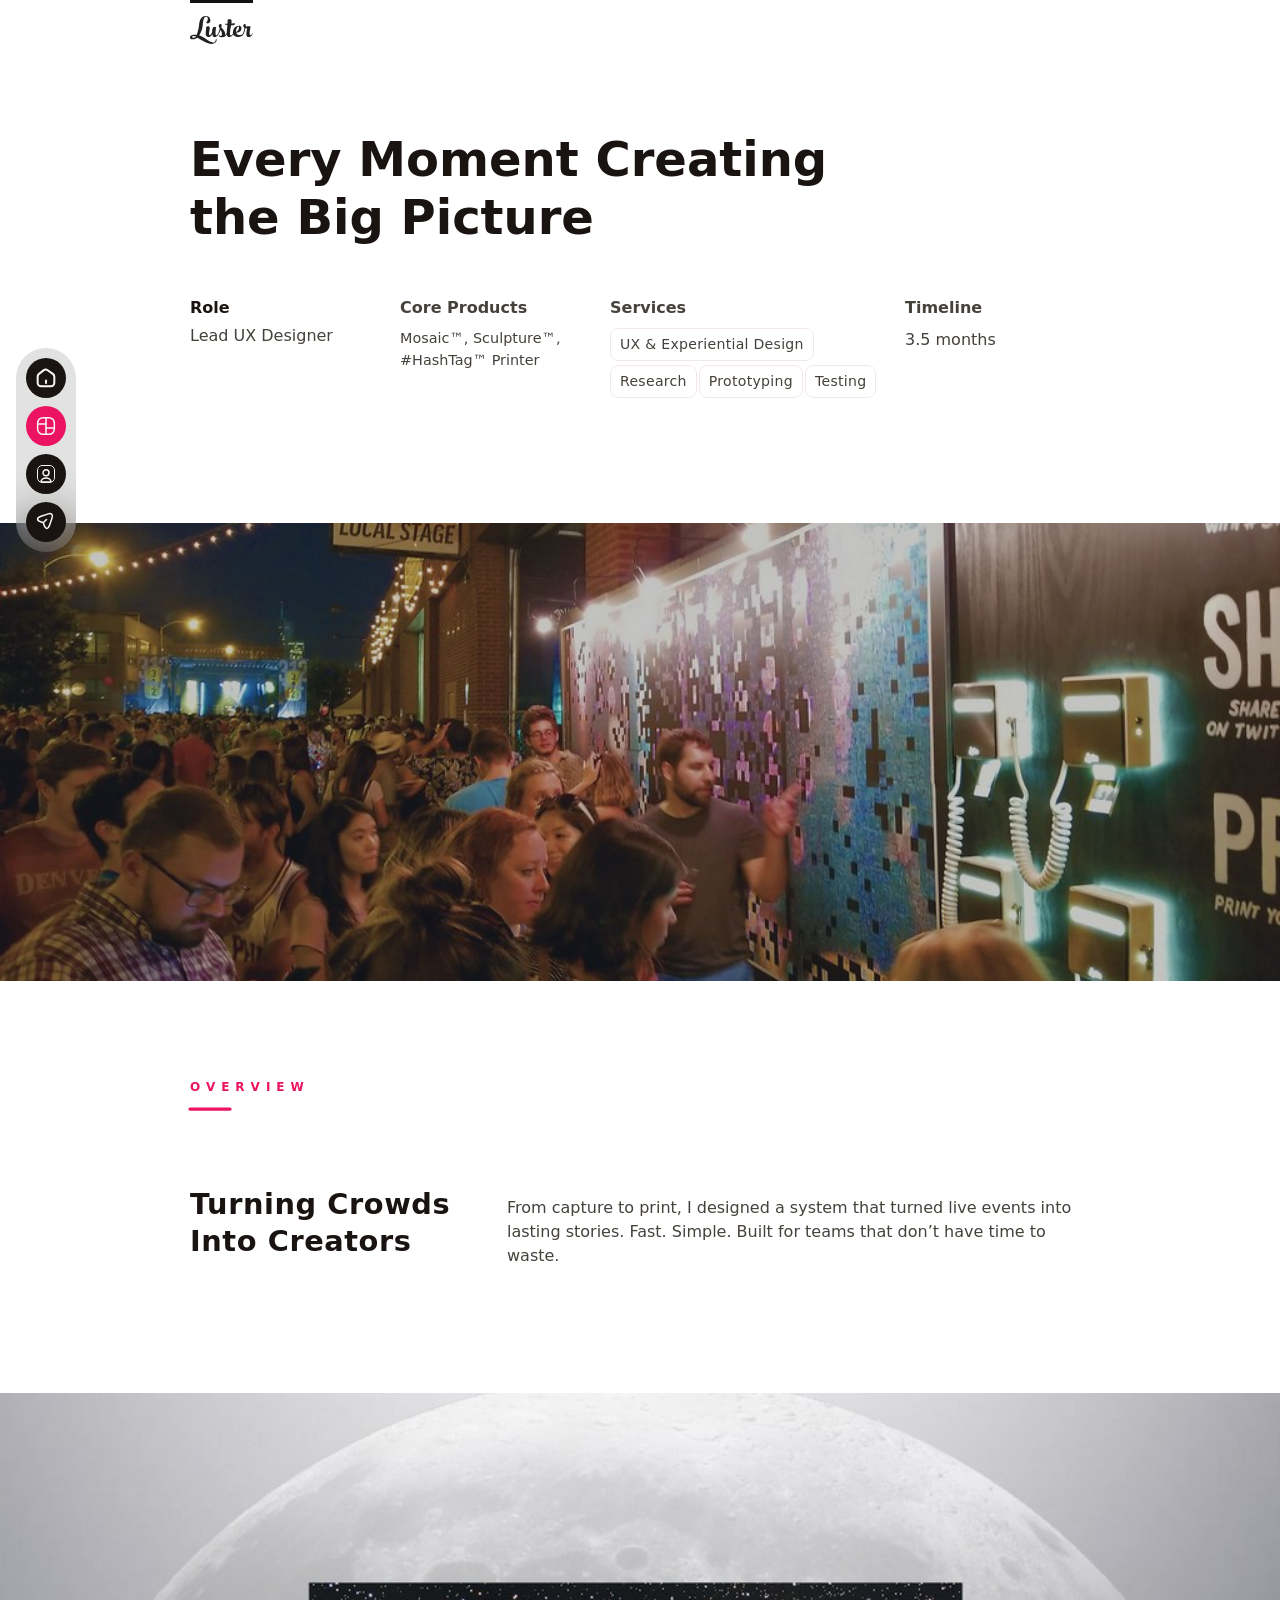
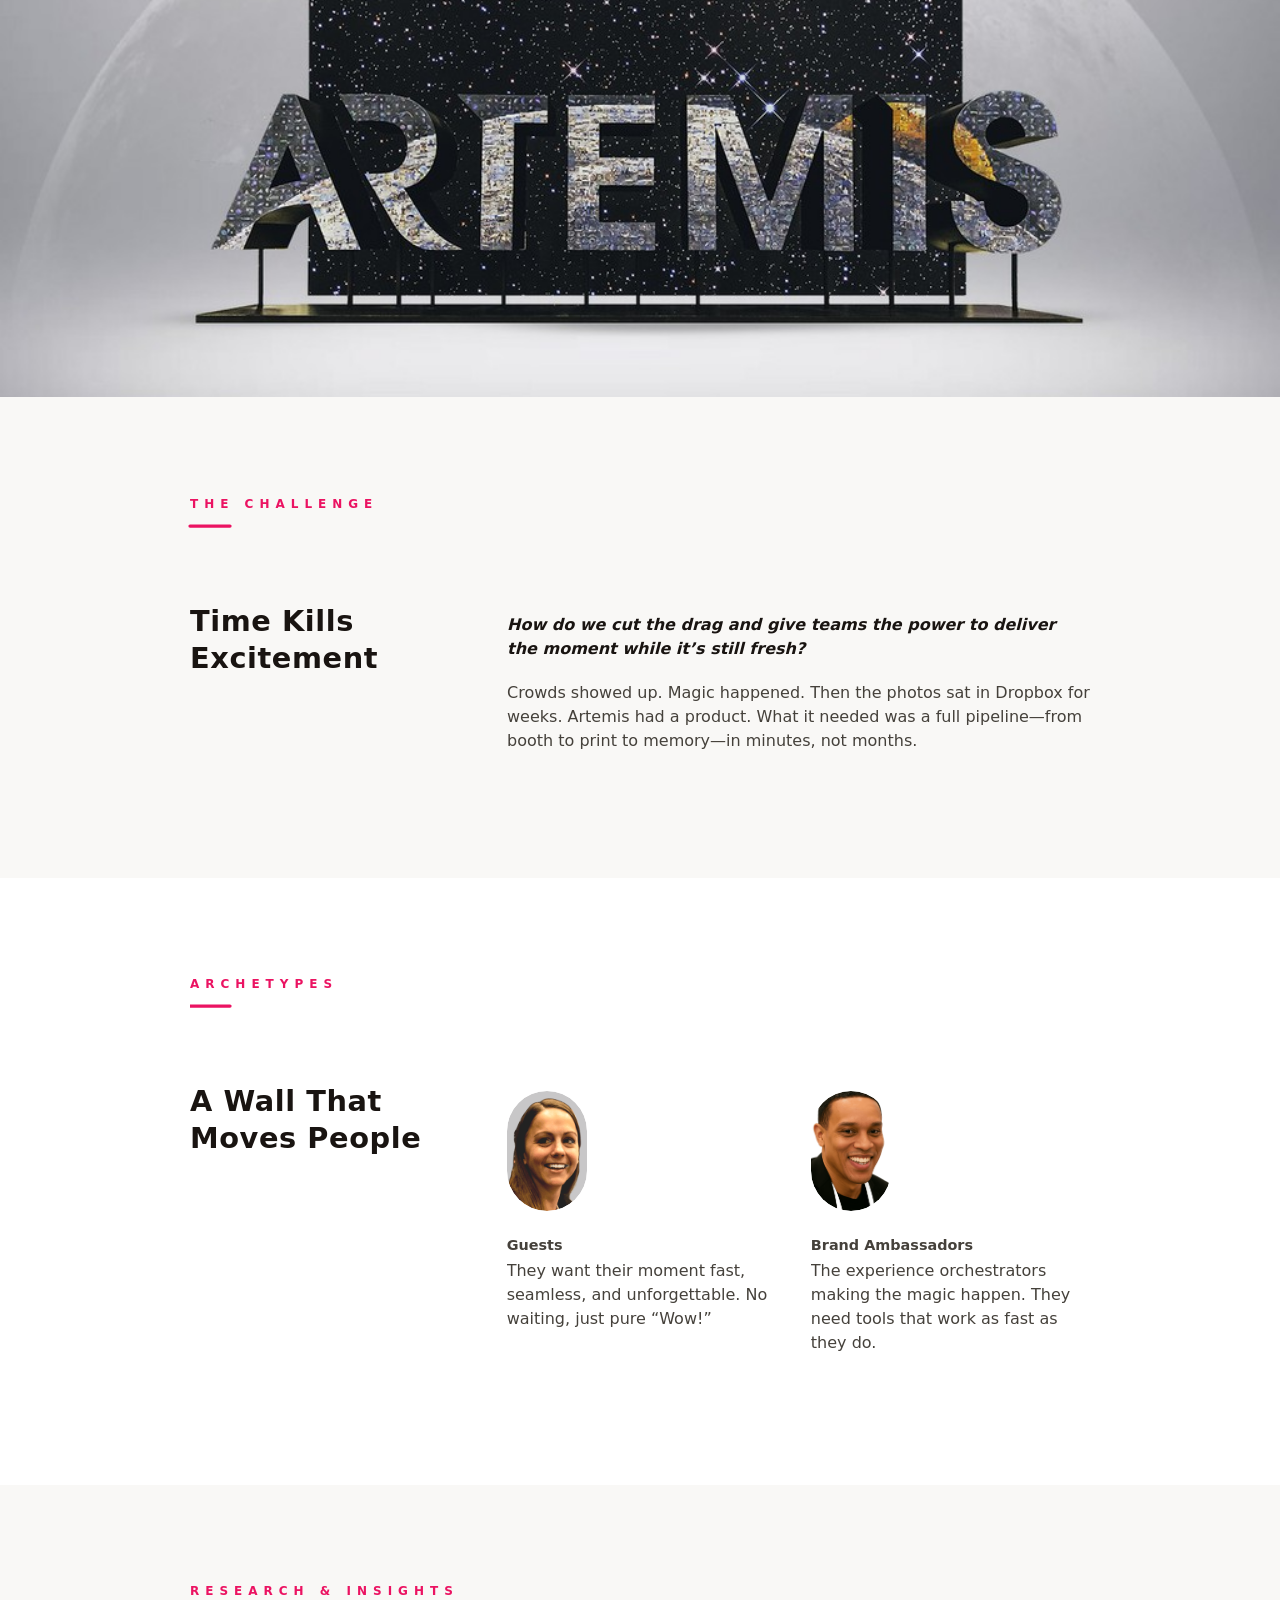
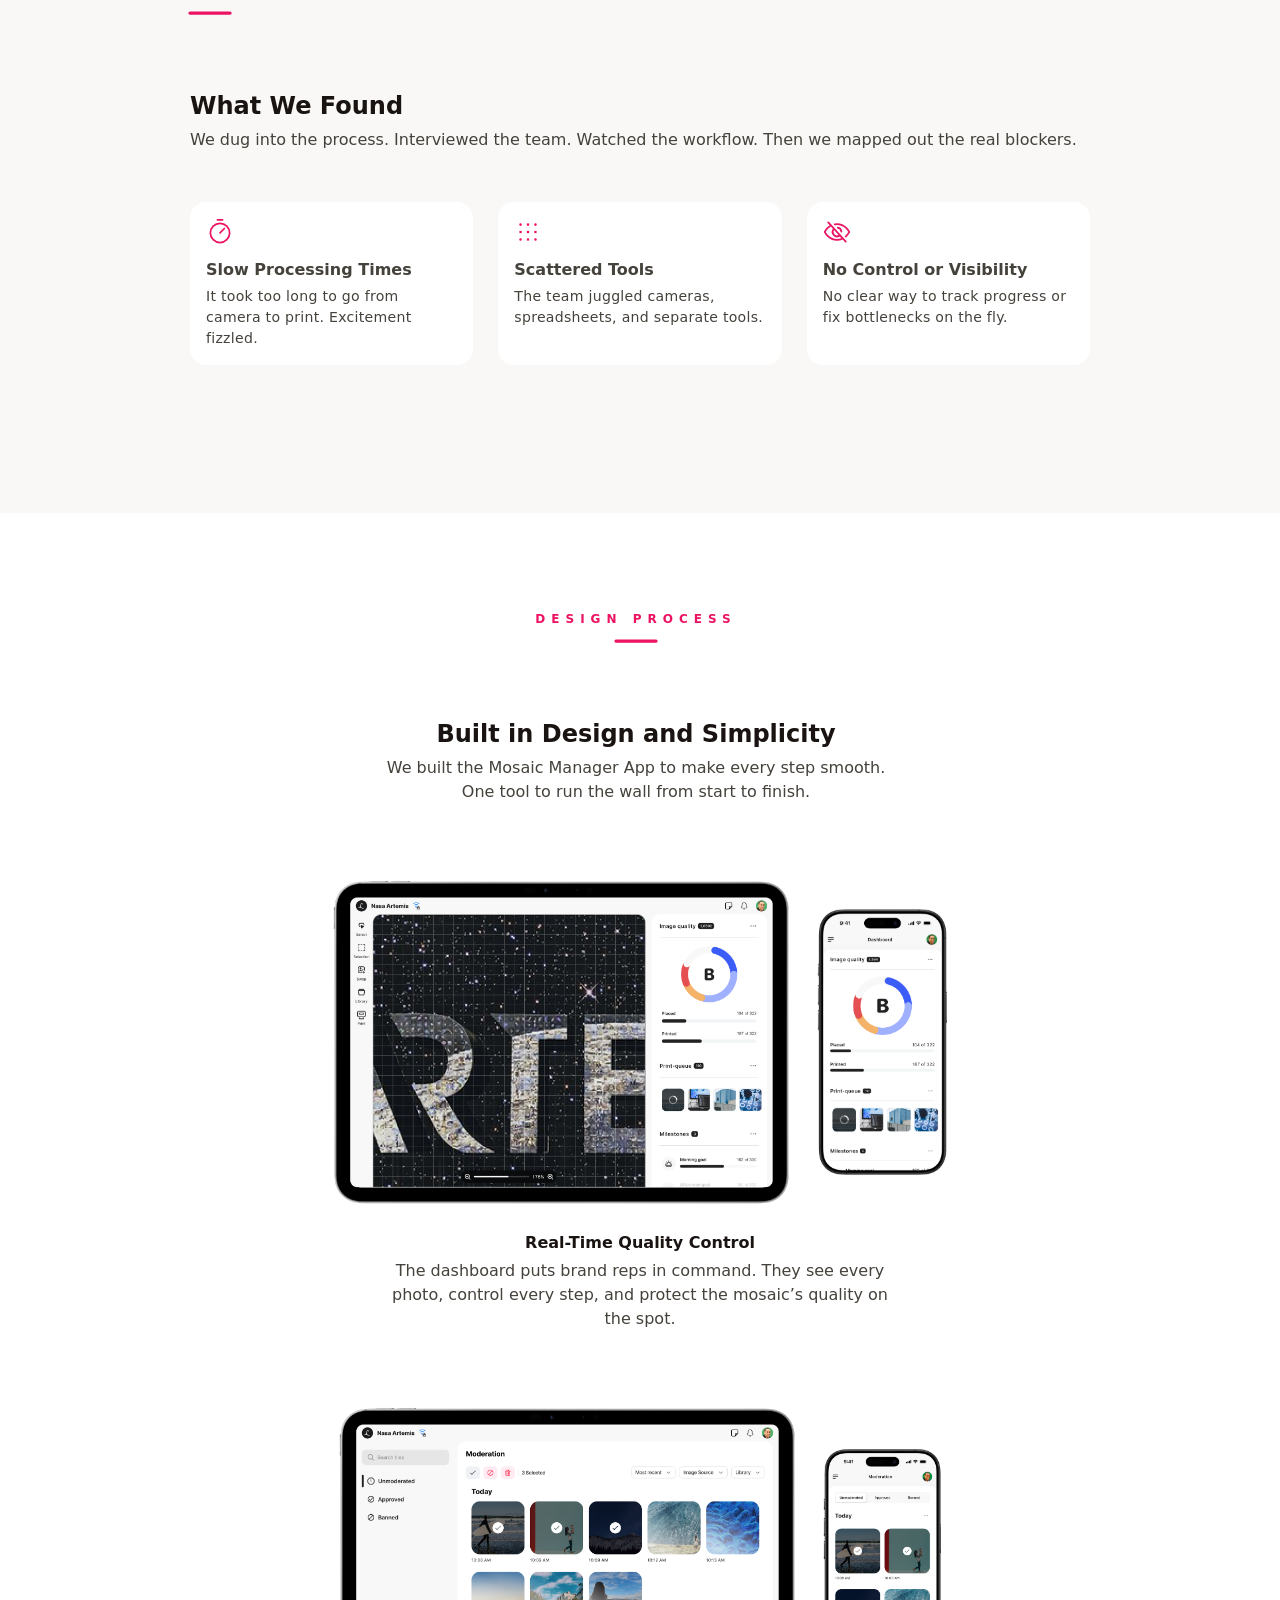
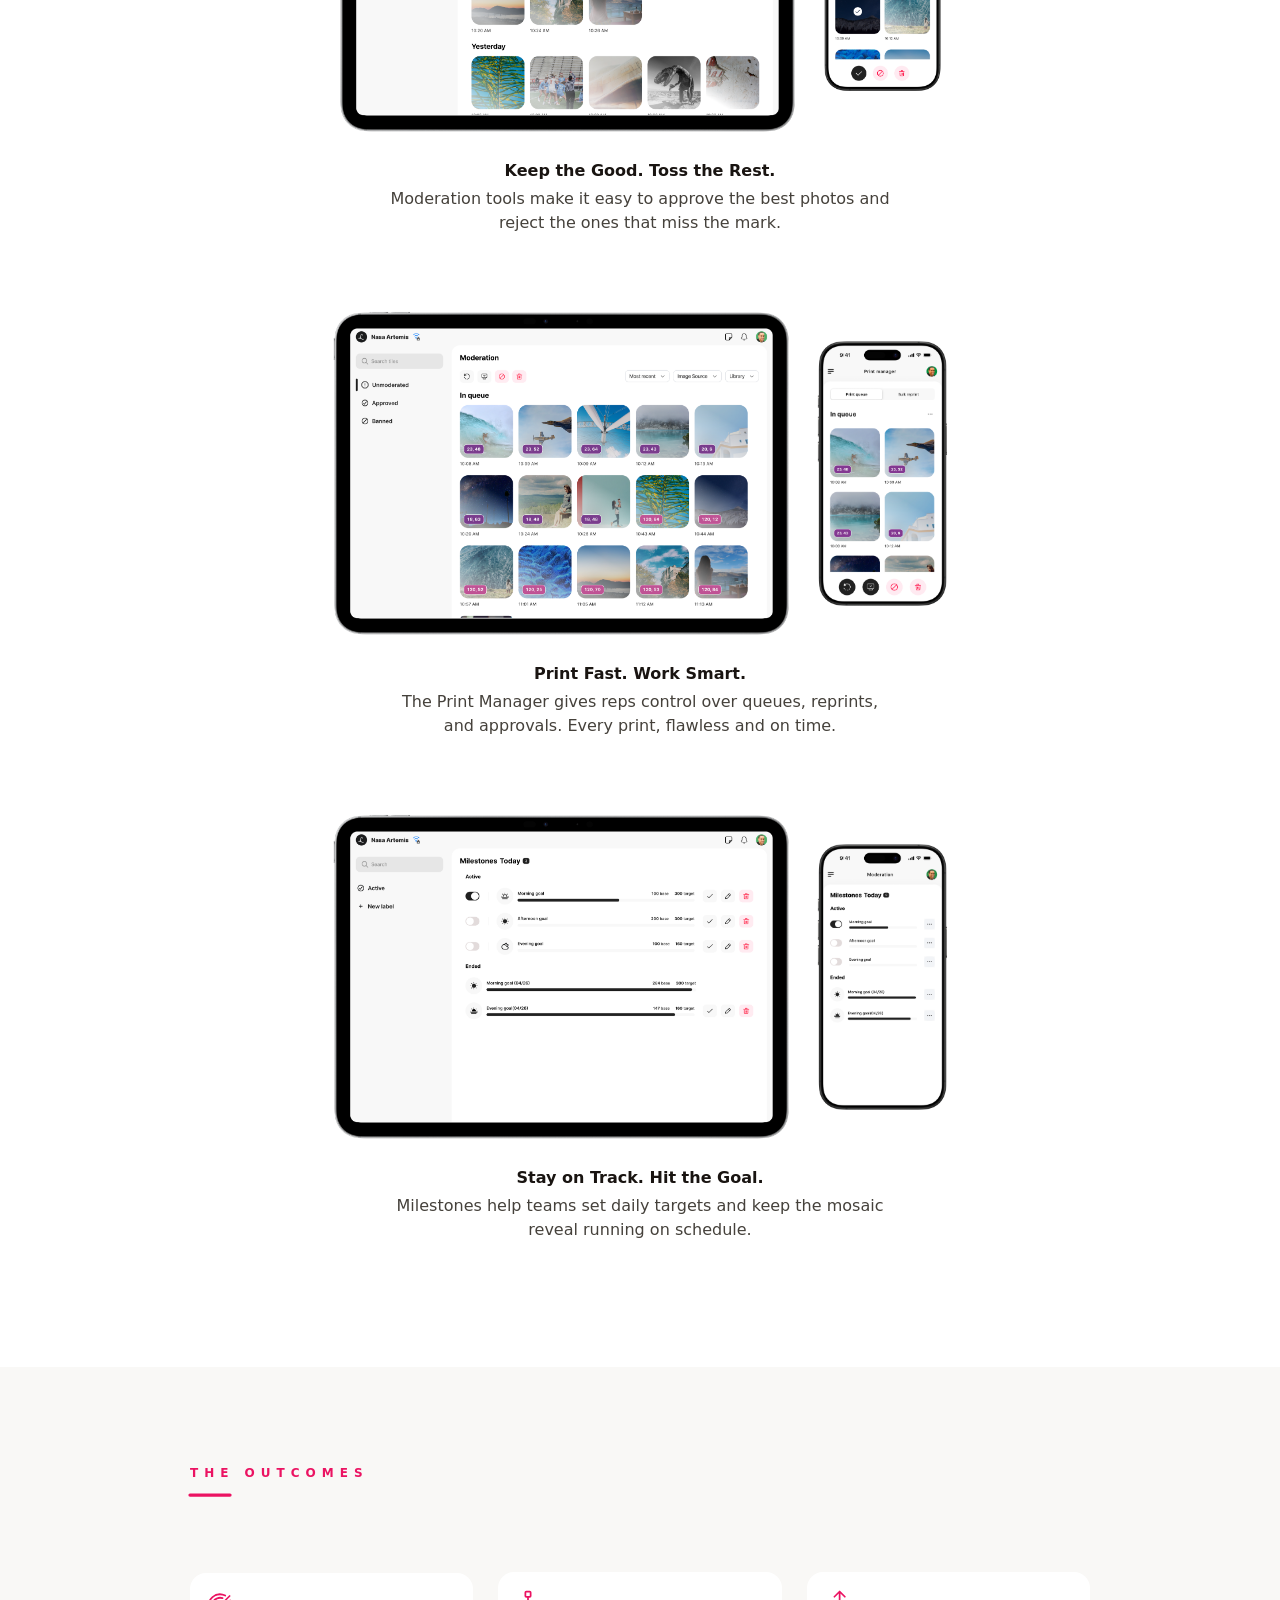
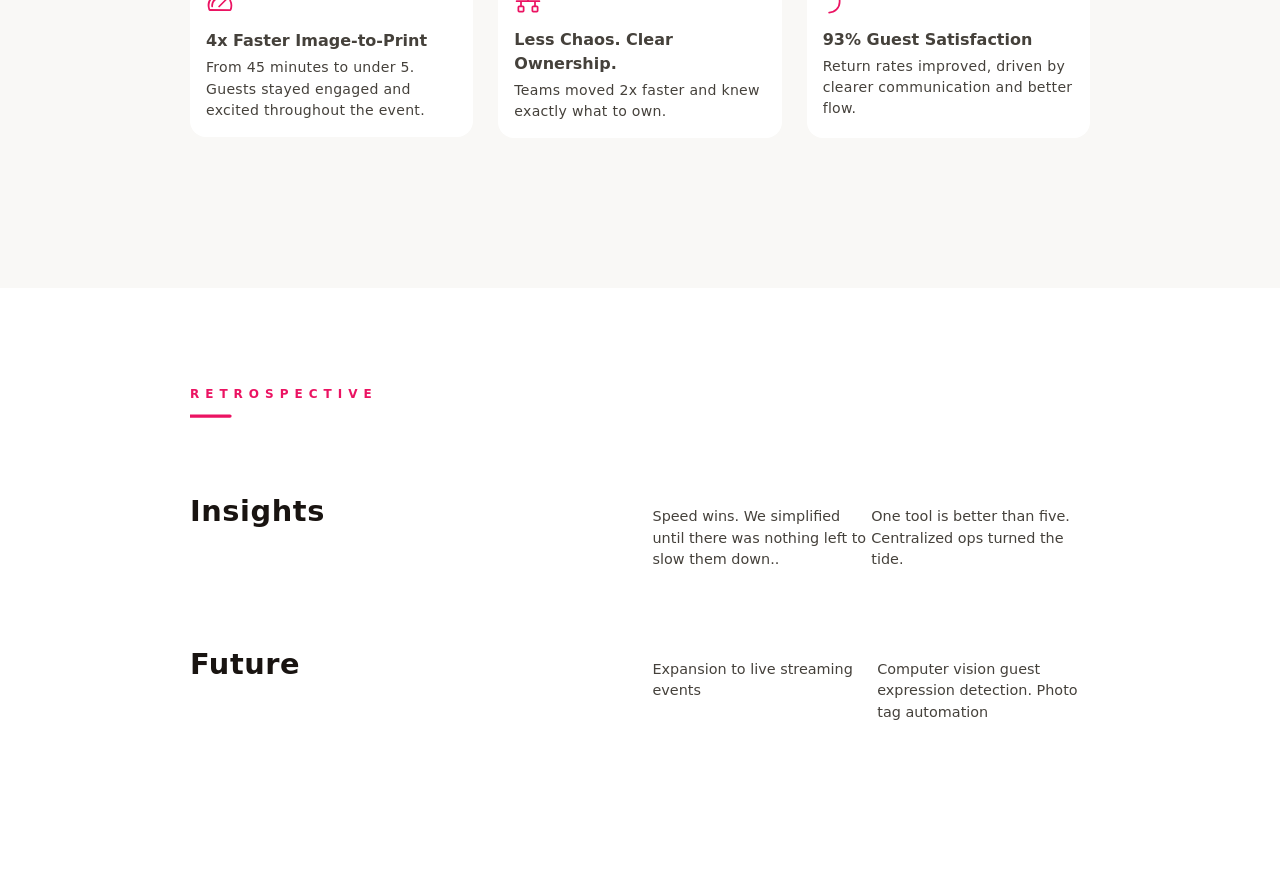
<file: luster/index.html>
<!doctype html>
<!-- Made in Framer · framer.com ✨ -->
<!-- Published Jun 17, 2026, 9:06 PM UTC -->
<html lang="en" data-redirect-timezone="1" dir="ltr">
<head>
<base href="/">
	<meta charset="utf-8">
	
	
	<script>try{if(localStorage.getItem("__framer_force_showing_editorbar_since")){const n=document.createElement("link");n.rel = "modulepreload";n.href="";document.head.appendChild(n)}}catch(e){}</script>
	<!-- Start of headStart -->
    
    <!-- End of headStart -->
	<meta name="viewport" content="width=device-width">
	<meta name="generator" content="Framer b44fae2">
	<title>Luster — Red Cable Studio</title>
    <meta name="description" content="Every moment creating the big picture — turning crowds into creators.">
    <meta name="framer-search-index" content="/framerusercontent.com/sites/35uBOpKtlLXnEH0vJcZ6LD/searchIndex-P76pPYYES1gp.json">
    <meta name="framer-search-index-fallback" content="/framerusercontent.com/sites/35uBOpKtlLXnEH0vJcZ6LD/searchIndex-ICaVFvFL2kTT.json">
    <meta name="framer-html-plugin" content="disable">
    <!-- Open Graph / Facebook -->
    <!-- Twitter -->
    <style data-framer-font-css>/* cyrillic-ext */
@font-face {
  font-family: 'Roboto';
  font-style: normal;
  font-weight: 300;
  font-stretch: 100%;
  font-display: swap;
  src: url(/fonts.gstatic.com/s/roboto/v51/KFO7CnqEu92Fr1ME7kSn66aGLdTylUAMa3GUBGEe.woff2) format('woff2');
  unicode-range: U+0460-052F, U+1C80-1C8A, U+20B4, U+2DE0-2DFF, U+A640-A69F, U+FE2E-FE2F;
}
/* cyrillic */
@font-face {
  font-family: 'Roboto';
  font-style: normal;
  font-weight: 300;
  font-stretch: 100%;
  font-display: swap;
  src: url(/fonts.gstatic.com/s/roboto/v51/KFO7CnqEu92Fr1ME7kSn66aGLdTylUAMa3iUBGEe.woff2) format('woff2');
  unicode-range: U+0301, U+0400-045F, U+0490-0491, U+04B0-04B1, U+2116;
}
/* greek-ext */
@font-face {
  font-family: 'Roboto';
  font-style: normal;
  font-weight: 300;
  font-stretch: 100%;
  font-display: swap;
  src: url(/fonts.gstatic.com/s/roboto/v51/KFO7CnqEu92Fr1ME7kSn66aGLdTylUAMa3CUBGEe.woff2) format('woff2');
  unicode-range: U+1F00-1FFF;
}
/* greek */
@font-face {
  font-family: 'Roboto';
  font-style: normal;
  font-weight: 300;
  font-stretch: 100%;
  font-display: swap;
  src: url(/fonts.gstatic.com/s/roboto/v51/KFO7CnqEu92Fr1ME7kSn66aGLdTylUAMa3-UBGEe.woff2) format('woff2');
  unicode-range: U+0370-0377, U+037A-037F, U+0384-038A, U+038C, U+038E-03A1, U+03A3-03FF;
}
/* math */
@font-face {
  font-family: 'Roboto';
  font-style: normal;
  font-weight: 300;
  font-stretch: 100%;
  font-display: swap;
  src: url(/fonts.gstatic.com/s/roboto/v51/KFO7CnqEu92Fr1ME7kSn66aGLdTylUAMawCUBGEe.woff2) format('woff2');
  unicode-range: U+0302-0303, U+0305, U+0307-0308, U+0310, U+0312, U+0315, U+031A, U+0326-0327, U+032C, U+032F-0330, U+0332-0333, U+0338, U+033A, U+0346, U+034D, U+0391-03A1, U+03A3-03A9, U+03B1-03C9, U+03D1, U+03D5-03D6, U+03F0-03F1, U+03F4-03F5, U+2016-2017, U+2034-2038, U+203C, U+2040, U+2043, U+2047, U+2050, U+2057, U+205F, U+2070-2071, U+2074-208E, U+2090-209C, U+20D0-20DC, U+20E1, U+20E5-20EF, U+2100-2112, U+2114-2115, U+2117-2121, U+2123-214F, U+2190, U+2192, U+2194-21AE, U+21B0-21E5, U+21F1-21F2, U+21F4-2211, U+2213-2214, U+2216-22FF, U+2308-230B, U+2310, U+2319, U+231C-2321, U+2336-237A, U+237C, U+2395, U+239B-23B7, U+23D0, U+23DC-23E1, U+2474-2475, U+25AF, U+25B3, U+25B7, U+25BD, U+25C1, U+25CA, U+25CC, U+25FB, U+266D-266F, U+27C0-27FF, U+2900-2AFF, U+2B0E-2B11, U+2B30-2B4C, U+2BFE, U+3030, U+FF5B, U+FF5D, U+1D400-1D7FF, U+1EE00-1EEFF;
}
/* symbols */
@font-face {
  font-family: 'Roboto';
  font-style: normal;
  font-weight: 300;
  font-stretch: 100%;
  font-display: swap;
  src: url(/fonts.gstatic.com/s/roboto/v51/KFO7CnqEu92Fr1ME7kSn66aGLdTylUAMaxKUBGEe.woff2) format('woff2');
  unicode-range: U+0001-000C, U+000E-001F, U+007F-009F, U+20DD-20E0, U+20E2-20E4, U+2150-218F, U+2190, U+2192, U+2194-2199, U+21AF, U+21E6-21F0, U+21F3, U+2218-2219, U+2299, U+22C4-22C6, U+2300-243F, U+2440-244A, U+2460-24FF, U+25A0-27BF, U+2800-28FF, U+2921-2922, U+2981, U+29BF, U+29EB, U+2B00-2BFF, U+4DC0-4DFF, U+FFF9-FFFB, U+10140-1018E, U+10190-1019C, U+101A0, U+101D0-101FD, U+102E0-102FB, U+10E60-10E7E, U+1D2C0-1D2D3, U+1D2E0-1D37F, U+1F000-1F0FF, U+1F100-1F1AD, U+1F1E6-1F1FF, U+1F30D-1F30F, U+1F315, U+1F31C, U+1F31E, U+1F320-1F32C, U+1F336, U+1F378, U+1F37D, U+1F382, U+1F393-1F39F, U+1F3A7-1F3A8, U+1F3AC-1F3AF, U+1F3C2, U+1F3C4-1F3C6, U+1F3CA-1F3CE, U+1F3D4-1F3E0, U+1F3ED, U+1F3F1-1F3F3, U+1F3F5-1F3F7, U+1F408, U+1F415, U+1F41F, U+1F426, U+1F43F, U+1F441-1F442, U+1F444, U+1F446-1F449, U+1F44C-1F44E, U+1F453, U+1F46A, U+1F47D, U+1F4A3, U+1F4B0, U+1F4B3, U+1F4B9, U+1F4BB, U+1F4BF, U+1F4C8-1F4CB, U+1F4D6, U+1F4DA, U+1F4DF, U+1F4E3-1F4E6, U+1F4EA-1F4ED, U+1F4F7, U+1F4F9-1F4FB, U+1F4FD-1F4FE, U+1F503, U+1F507-1F50B, U+1F50D, U+1F512-1F513, U+1F53E-1F54A, U+1F54F-1F5FA, U+1F610, U+1F650-1F67F, U+1F687, U+1F68D, U+1F691, U+1F694, U+1F698, U+1F6AD, U+1F6B2, U+1F6B9-1F6BA, U+1F6BC, U+1F6C6-1F6CF, U+1F6D3-1F6D7, U+1F6E0-1F6EA, U+1F6F0-1F6F3, U+1F6F7-1F6FC, U+1F700-1F7FF, U+1F800-1F80B, U+1F810-1F847, U+1F850-1F859, U+1F860-1F887, U+1F890-1F8AD, U+1F8B0-1F8BB, U+1F8C0-1F8C1, U+1F900-1F90B, U+1F93B, U+1F946, U+1F984, U+1F996, U+1F9E9, U+1FA00-1FA6F, U+1FA70-1FA7C, U+1FA80-1FA89, U+1FA8F-1FAC6, U+1FACE-1FADC, U+1FADF-1FAE9, U+1FAF0-1FAF8, U+1FB00-1FBFF;
}
/* vietnamese */
@font-face {
  font-family: 'Roboto';
  font-style: normal;
  font-weight: 300;
  font-stretch: 100%;
  font-display: swap;
  src: url(/fonts.gstatic.com/s/roboto/v51/KFO7CnqEu92Fr1ME7kSn66aGLdTylUAMa3OUBGEe.woff2) format('woff2');
  unicode-range: U+0102-0103, U+0110-0111, U+0128-0129, U+0168-0169, U+01A0-01A1, U+01AF-01B0, U+0300-0301, U+0303-0304, U+0308-0309, U+0323, U+0329, U+1EA0-1EF9, U+20AB;
}
/* latin-ext */
@font-face {
  font-family: 'Roboto';
  font-style: normal;
  font-weight: 300;
  font-stretch: 100%;
  font-display: swap;
  src: url(/fonts.gstatic.com/s/roboto/v51/KFO7CnqEu92Fr1ME7kSn66aGLdTylUAMa3KUBGEe.woff2) format('woff2');
  unicode-range: U+0100-02BA, U+02BD-02C5, U+02C7-02CC, U+02CE-02D7, U+02DD-02FF, U+0304, U+0308, U+0329, U+1D00-1DBF, U+1E00-1E9F, U+1EF2-1EFF, U+2020, U+20A0-20AB, U+20AD-20C0, U+2113, U+2C60-2C7F, U+A720-A7FF;
}
/* latin */
@font-face {
  font-family: 'Roboto';
  font-style: normal;
  font-weight: 300;
  font-stretch: 100%;
  font-display: swap;
  src: url(/fonts.gstatic.com/s/roboto/v51/KFO7CnqEu92Fr1ME7kSn66aGLdTylUAMa3yUBA.woff2) format('woff2');
  unicode-range: U+0000-00FF, U+0131, U+0152-0153, U+02BB-02BC, U+02C6, U+02DA, U+02DC, U+0304, U+0308, U+0329, U+2000-206F, U+20AC, U+2122, U+2191, U+2193, U+2212, U+2215, U+FEFF, U+FFFD;
}
/* cyrillic-ext */
@font-face {
  font-family: 'Roboto';
  font-style: normal;
  font-weight: 400;
  font-stretch: 100%;
  font-display: swap;
  src: url(/fonts.gstatic.com/s/roboto/v51/KFO7CnqEu92Fr1ME7kSn66aGLdTylUAMa3GUBGEe.woff2) format('woff2');
  unicode-range: U+0460-052F, U+1C80-1C8A, U+20B4, U+2DE0-2DFF, U+A640-A69F, U+FE2E-FE2F;
}
/* cyrillic */
@font-face {
  font-family: 'Roboto';
  font-style: normal;
  font-weight: 400;
  font-stretch: 100%;
  font-display: swap;
  src: url(/fonts.gstatic.com/s/roboto/v51/KFO7CnqEu92Fr1ME7kSn66aGLdTylUAMa3iUBGEe.woff2) format('woff2');
  unicode-range: U+0301, U+0400-045F, U+0490-0491, U+04B0-04B1, U+2116;
}
/* greek-ext */
@font-face {
  font-family: 'Roboto';
  font-style: normal;
  font-weight: 400;
  font-stretch: 100%;
  font-display: swap;
  src: url(/fonts.gstatic.com/s/roboto/v51/KFO7CnqEu92Fr1ME7kSn66aGLdTylUAMa3CUBGEe.woff2) format('woff2');
  unicode-range: U+1F00-1FFF;
}
/* greek */
@font-face {
  font-family: 'Roboto';
  font-style: normal;
  font-weight: 400;
  font-stretch: 100%;
  font-display: swap;
  src: url(/fonts.gstatic.com/s/roboto/v51/KFO7CnqEu92Fr1ME7kSn66aGLdTylUAMa3-UBGEe.woff2) format('woff2');
  unicode-range: U+0370-0377, U+037A-037F, U+0384-038A, U+038C, U+038E-03A1, U+03A3-03FF;
}
/* math */
@font-face {
  font-family: 'Roboto';
  font-style: normal;
  font-weight: 400;
  font-stretch: 100%;
  font-display: swap;
  src: url(/fonts.gstatic.com/s/roboto/v51/KFO7CnqEu92Fr1ME7kSn66aGLdTylUAMawCUBGEe.woff2) format('woff2');
  unicode-range: U+0302-0303, U+0305, U+0307-0308, U+0310, U+0312, U+0315, U+031A, U+0326-0327, U+032C, U+032F-0330, U+0332-0333, U+0338, U+033A, U+0346, U+034D, U+0391-03A1, U+03A3-03A9, U+03B1-03C9, U+03D1, U+03D5-03D6, U+03F0-03F1, U+03F4-03F5, U+2016-2017, U+2034-2038, U+203C, U+2040, U+2043, U+2047, U+2050, U+2057, U+205F, U+2070-2071, U+2074-208E, U+2090-209C, U+20D0-20DC, U+20E1, U+20E5-20EF, U+2100-2112, U+2114-2115, U+2117-2121, U+2123-214F, U+2190, U+2192, U+2194-21AE, U+21B0-21E5, U+21F1-21F2, U+21F4-2211, U+2213-2214, U+2216-22FF, U+2308-230B, U+2310, U+2319, U+231C-2321, U+2336-237A, U+237C, U+2395, U+239B-23B7, U+23D0, U+23DC-23E1, U+2474-2475, U+25AF, U+25B3, U+25B7, U+25BD, U+25C1, U+25CA, U+25CC, U+25FB, U+266D-266F, U+27C0-27FF, U+2900-2AFF, U+2B0E-2B11, U+2B30-2B4C, U+2BFE, U+3030, U+FF5B, U+FF5D, U+1D400-1D7FF, U+1EE00-1EEFF;
}
/* symbols */
@font-face {
  font-family: 'Roboto';
  font-style: normal;
  font-weight: 400;
  font-stretch: 100%;
  font-display: swap;
  src: url(/fonts.gstatic.com/s/roboto/v51/KFO7CnqEu92Fr1ME7kSn66aGLdTylUAMaxKUBGEe.woff2) format('woff2');
  unicode-range: U+0001-000C, U+000E-001F, U+007F-009F, U+20DD-20E0, U+20E2-20E4, U+2150-218F, U+2190, U+2192, U+2194-2199, U+21AF, U+21E6-21F0, U+21F3, U+2218-2219, U+2299, U+22C4-22C6, U+2300-243F, U+2440-244A, U+2460-24FF, U+25A0-27BF, U+2800-28FF, U+2921-2922, U+2981, U+29BF, U+29EB, U+2B00-2BFF, U+4DC0-4DFF, U+FFF9-FFFB, U+10140-1018E, U+10190-1019C, U+101A0, U+101D0-101FD, U+102E0-102FB, U+10E60-10E7E, U+1D2C0-1D2D3, U+1D2E0-1D37F, U+1F000-1F0FF, U+1F100-1F1AD, U+1F1E6-1F1FF, U+1F30D-1F30F, U+1F315, U+1F31C, U+1F31E, U+1F320-1F32C, U+1F336, U+1F378, U+1F37D, U+1F382, U+1F393-1F39F, U+1F3A7-1F3A8, U+1F3AC-1F3AF, U+1F3C2, U+1F3C4-1F3C6, U+1F3CA-1F3CE, U+1F3D4-1F3E0, U+1F3ED, U+1F3F1-1F3F3, U+1F3F5-1F3F7, U+1F408, U+1F415, U+1F41F, U+1F426, U+1F43F, U+1F441-1F442, U+1F444, U+1F446-1F449, U+1F44C-1F44E, U+1F453, U+1F46A, U+1F47D, U+1F4A3, U+1F4B0, U+1F4B3, U+1F4B9, U+1F4BB, U+1F4BF, U+1F4C8-1F4CB, U+1F4D6, U+1F4DA, U+1F4DF, U+1F4E3-1F4E6, U+1F4EA-1F4ED, U+1F4F7, U+1F4F9-1F4FB, U+1F4FD-1F4FE, U+1F503, U+1F507-1F50B, U+1F50D, U+1F512-1F513, U+1F53E-1F54A, U+1F54F-1F5FA, U+1F610, U+1F650-1F67F, U+1F687, U+1F68D, U+1F691, U+1F694, U+1F698, U+1F6AD, U+1F6B2, U+1F6B9-1F6BA, U+1F6BC, U+1F6C6-1F6CF, U+1F6D3-1F6D7, U+1F6E0-1F6EA, U+1F6F0-1F6F3, U+1F6F7-1F6FC, U+1F700-1F7FF, U+1F800-1F80B, U+1F810-1F847, U+1F850-1F859, U+1F860-1F887, U+1F890-1F8AD, U+1F8B0-1F8BB, U+1F8C0-1F8C1, U+1F900-1F90B, U+1F93B, U+1F946, U+1F984, U+1F996, U+1F9E9, U+1FA00-1FA6F, U+1FA70-1FA7C, U+1FA80-1FA89, U+1FA8F-1FAC6, U+1FACE-1FADC, U+1FADF-1FAE9, U+1FAF0-1FAF8, U+1FB00-1FBFF;
}
/* vietnamese */
@font-face {
  font-family: 'Roboto';
  font-style: normal;
  font-weight: 400;
  font-stretch: 100%;
  font-display: swap;
  src: url(/fonts.gstatic.com/s/roboto/v51/KFO7CnqEu92Fr1ME7kSn66aGLdTylUAMa3OUBGEe.woff2) format('woff2');
  unicode-range: U+0102-0103, U+0110-0111, U+0128-0129, U+0168-0169, U+01A0-01A1, U+01AF-01B0, U+0300-0301, U+0303-0304, U+0308-0309, U+0323, U+0329, U+1EA0-1EF9, U+20AB;
}
/* latin-ext */
@font-face {
  font-family: 'Roboto';
  font-style: normal;
  font-weight: 400;
  font-stretch: 100%;
  font-display: swap;
  src: url(/fonts.gstatic.com/s/roboto/v51/KFO7CnqEu92Fr1ME7kSn66aGLdTylUAMa3KUBGEe.woff2) format('woff2');
  unicode-range: U+0100-02BA, U+02BD-02C5, U+02C7-02CC, U+02CE-02D7, U+02DD-02FF, U+0304, U+0308, U+0329, U+1D00-1DBF, U+1E00-1E9F, U+1EF2-1EFF, U+2020, U+20A0-20AB, U+20AD-20C0, U+2113, U+2C60-2C7F, U+A720-A7FF;
}
/* latin */
@font-face {
  font-family: 'Roboto';
  font-style: normal;
  font-weight: 400;
  font-stretch: 100%;
  font-display: swap;
  src: url(/fonts.gstatic.com/s/roboto/v51/KFO7CnqEu92Fr1ME7kSn66aGLdTylUAMa3yUBA.woff2) format('woff2');
  unicode-range: U+0000-00FF, U+0131, U+0152-0153, U+02BB-02BC, U+02C6, U+02DA, U+02DC, U+0304, U+0308, U+0329, U+2000-206F, U+20AC, U+2122, U+2191, U+2193, U+2212, U+2215, U+FEFF, U+FFFD;
}
/* cyrillic-ext */
@font-face {
  font-family: 'Roboto';
  font-style: normal;
  font-weight: 500;
  font-stretch: 100%;
  font-display: swap;
  src: url(/fonts.gstatic.com/s/roboto/v51/KFO7CnqEu92Fr1ME7kSn66aGLdTylUAMa3GUBGEe.woff2) format('woff2');
  unicode-range: U+0460-052F, U+1C80-1C8A, U+20B4, U+2DE0-2DFF, U+A640-A69F, U+FE2E-FE2F;
}
/* cyrillic */
@font-face {
  font-family: 'Roboto';
  font-style: normal;
  font-weight: 500;
  font-stretch: 100%;
  font-display: swap;
  src: url(/fonts.gstatic.com/s/roboto/v51/KFO7CnqEu92Fr1ME7kSn66aGLdTylUAMa3iUBGEe.woff2) format('woff2');
  unicode-range: U+0301, U+0400-045F, U+0490-0491, U+04B0-04B1, U+2116;
}
/* greek-ext */
@font-face {
  font-family: 'Roboto';
  font-style: normal;
  font-weight: 500;
  font-stretch: 100%;
  font-display: swap;
  src: url(/fonts.gstatic.com/s/roboto/v51/KFO7CnqEu92Fr1ME7kSn66aGLdTylUAMa3CUBGEe.woff2) format('woff2');
  unicode-range: U+1F00-1FFF;
}
/* greek */
@font-face {
  font-family: 'Roboto';
  font-style: normal;
  font-weight: 500;
  font-stretch: 100%;
  font-display: swap;
  src: url(/fonts.gstatic.com/s/roboto/v51/KFO7CnqEu92Fr1ME7kSn66aGLdTylUAMa3-UBGEe.woff2) format('woff2');
  unicode-range: U+0370-0377, U+037A-037F, U+0384-038A, U+038C, U+038E-03A1, U+03A3-03FF;
}
/* math */
@font-face {
  font-family: 'Roboto';
  font-style: normal;
  font-weight: 500;
  font-stretch: 100%;
  font-display: swap;
  src: url(/fonts.gstatic.com/s/roboto/v51/KFO7CnqEu92Fr1ME7kSn66aGLdTylUAMawCUBGEe.woff2) format('woff2');
  unicode-range: U+0302-0303, U+0305, U+0307-0308, U+0310, U+0312, U+0315, U+031A, U+0326-0327, U+032C, U+032F-0330, U+0332-0333, U+0338, U+033A, U+0346, U+034D, U+0391-03A1, U+03A3-03A9, U+03B1-03C9, U+03D1, U+03D5-03D6, U+03F0-03F1, U+03F4-03F5, U+2016-2017, U+2034-2038, U+203C, U+2040, U+2043, U+2047, U+2050, U+2057, U+205F, U+2070-2071, U+2074-208E, U+2090-209C, U+20D0-20DC, U+20E1, U+20E5-20EF, U+2100-2112, U+2114-2115, U+2117-2121, U+2123-214F, U+2190, U+2192, U+2194-21AE, U+21B0-21E5, U+21F1-21F2, U+21F4-2211, U+2213-2214, U+2216-22FF, U+2308-230B, U+2310, U+2319, U+231C-2321, U+2336-237A, U+237C, U+2395, U+239B-23B7, U+23D0, U+23DC-23E1, U+2474-2475, U+25AF, U+25B3, U+25B7, U+25BD, U+25C1, U+25CA, U+25CC, U+25FB, U+266D-266F, U+27C0-27FF, U+2900-2AFF, U+2B0E-2B11, U+2B30-2B4C, U+2BFE, U+3030, U+FF5B, U+FF5D, U+1D400-1D7FF, U+1EE00-1EEFF;
}
/* symbols */
@font-face {
  font-family: 'Roboto';
  font-style: normal;
  font-weight: 500;
  font-stretch: 100%;
  font-display: swap;
  src: url(/fonts.gstatic.com/s/roboto/v51/KFO7CnqEu92Fr1ME7kSn66aGLdTylUAMaxKUBGEe.woff2) format('woff2');
  unicode-range: U+0001-000C, U+000E-001F, U+007F-009F, U+20DD-20E0, U+20E2-20E4, U+2150-218F, U+2190, U+2192, U+2194-2199, U+21AF, U+21E6-21F0, U+21F3, U+2218-2219, U+2299, U+22C4-22C6, U+2300-243F, U+2440-244A, U+2460-24FF, U+25A0-27BF, U+2800-28FF, U+2921-2922, U+2981, U+29BF, U+29EB, U+2B00-2BFF, U+4DC0-4DFF, U+FFF9-FFFB, U+10140-1018E, U+10190-1019C, U+101A0, U+101D0-101FD, U+102E0-102FB, U+10E60-10E7E, U+1D2C0-1D2D3, U+1D2E0-1D37F, U+1F000-1F0FF, U+1F100-1F1AD, U+1F1E6-1F1FF, U+1F30D-1F30F, U+1F315, U+1F31C, U+1F31E, U+1F320-1F32C, U+1F336, U+1F378, U+1F37D, U+1F382, U+1F393-1F39F, U+1F3A7-1F3A8, U+1F3AC-1F3AF, U+1F3C2, U+1F3C4-1F3C6, U+1F3CA-1F3CE, U+1F3D4-1F3E0, U+1F3ED, U+1F3F1-1F3F3, U+1F3F5-1F3F7, U+1F408, U+1F415, U+1F41F, U+1F426, U+1F43F, U+1F441-1F442, U+1F444, U+1F446-1F449, U+1F44C-1F44E, U+1F453, U+1F46A, U+1F47D, U+1F4A3, U+1F4B0, U+1F4B3, U+1F4B9, U+1F4BB, U+1F4BF, U+1F4C8-1F4CB, U+1F4D6, U+1F4DA, U+1F4DF, U+1F4E3-1F4E6, U+1F4EA-1F4ED, U+1F4F7, U+1F4F9-1F4FB, U+1F4FD-1F4FE, U+1F503, U+1F507-1F50B, U+1F50D, U+1F512-1F513, U+1F53E-1F54A, U+1F54F-1F5FA, U+1F610, U+1F650-1F67F, U+1F687, U+1F68D, U+1F691, U+1F694, U+1F698, U+1F6AD, U+1F6B2, U+1F6B9-1F6BA, U+1F6BC, U+1F6C6-1F6CF, U+1F6D3-1F6D7, U+1F6E0-1F6EA, U+1F6F0-1F6F3, U+1F6F7-1F6FC, U+1F700-1F7FF, U+1F800-1F80B, U+1F810-1F847, U+1F850-1F859, U+1F860-1F887, U+1F890-1F8AD, U+1F8B0-1F8BB, U+1F8C0-1F8C1, U+1F900-1F90B, U+1F93B, U+1F946, U+1F984, U+1F996, U+1F9E9, U+1FA00-1FA6F, U+1FA70-1FA7C, U+1FA80-1FA89, U+1FA8F-1FAC6, U+1FACE-1FADC, U+1FADF-1FAE9, U+1FAF0-1FAF8, U+1FB00-1FBFF;
}
/* vietnamese */
@font-face {
  font-family: 'Roboto';
  font-style: normal;
  font-weight: 500;
  font-stretch: 100%;
  font-display: swap;
  src: url(/fonts.gstatic.com/s/roboto/v51/KFO7CnqEu92Fr1ME7kSn66aGLdTylUAMa3OUBGEe.woff2) format('woff2');
  unicode-range: U+0102-0103, U+0110-0111, U+0128-0129, U+0168-0169, U+01A0-01A1, U+01AF-01B0, U+0300-0301, U+0303-0304, U+0308-0309, U+0323, U+0329, U+1EA0-1EF9, U+20AB;
}
/* latin-ext */
@font-face {
  font-family: 'Roboto';
  font-style: normal;
  font-weight: 500;
  font-stretch: 100%;
  font-display: swap;
  src: url(/fonts.gstatic.com/s/roboto/v51/KFO7CnqEu92Fr1ME7kSn66aGLdTylUAMa3KUBGEe.woff2) format('woff2');
  unicode-range: U+0100-02BA, U+02BD-02C5, U+02C7-02CC, U+02CE-02D7, U+02DD-02FF, U+0304, U+0308, U+0329, U+1D00-1DBF, U+1E00-1E9F, U+1EF2-1EFF, U+2020, U+20A0-20AB, U+20AD-20C0, U+2113, U+2C60-2C7F, U+A720-A7FF;
}
/* latin */
@font-face {
  font-family: 'Roboto';
  font-style: normal;
  font-weight: 500;
  font-stretch: 100%;
  font-display: swap;
  src: url(/fonts.gstatic.com/s/roboto/v51/KFO7CnqEu92Fr1ME7kSn66aGLdTylUAMa3yUBA.woff2) format('woff2');
  unicode-range: U+0000-00FF, U+0131, U+0152-0153, U+02BB-02BC, U+02C6, U+02DA, U+02DC, U+0304, U+0308, U+0329, U+2000-206F, U+20AC, U+2122, U+2191, U+2193, U+2212, U+2215, U+FEFF, U+FFFD;
}
/* cyrillic-ext */
@font-face {
  font-family: 'Roboto';
  font-style: normal;
  font-weight: 600;
  font-stretch: 100%;
  font-display: swap;
  src: url(/fonts.gstatic.com/s/roboto/v51/KFO7CnqEu92Fr1ME7kSn66aGLdTylUAMa3GUBGEe.woff2) format('woff2');
  unicode-range: U+0460-052F, U+1C80-1C8A, U+20B4, U+2DE0-2DFF, U+A640-A69F, U+FE2E-FE2F;
}
/* cyrillic */
@font-face {
  font-family: 'Roboto';
  font-style: normal;
  font-weight: 600;
  font-stretch: 100%;
  font-display: swap;
  src: url(/fonts.gstatic.com/s/roboto/v51/KFO7CnqEu92Fr1ME7kSn66aGLdTylUAMa3iUBGEe.woff2) format('woff2');
  unicode-range: U+0301, U+0400-045F, U+0490-0491, U+04B0-04B1, U+2116;
}
/* greek-ext */
@font-face {
  font-family: 'Roboto';
  font-style: normal;
  font-weight: 600;
  font-stretch: 100%;
  font-display: swap;
  src: url(/fonts.gstatic.com/s/roboto/v51/KFO7CnqEu92Fr1ME7kSn66aGLdTylUAMa3CUBGEe.woff2) format('woff2');
  unicode-range: U+1F00-1FFF;
}
/* greek */
@font-face {
  font-family: 'Roboto';
  font-style: normal;
  font-weight: 600;
  font-stretch: 100%;
  font-display: swap;
  src: url(/fonts.gstatic.com/s/roboto/v51/KFO7CnqEu92Fr1ME7kSn66aGLdTylUAMa3-UBGEe.woff2) format('woff2');
  unicode-range: U+0370-0377, U+037A-037F, U+0384-038A, U+038C, U+038E-03A1, U+03A3-03FF;
}
/* math */
@font-face {
  font-family: 'Roboto';
  font-style: normal;
  font-weight: 600;
  font-stretch: 100%;
  font-display: swap;
  src: url(/fonts.gstatic.com/s/roboto/v51/KFO7CnqEu92Fr1ME7kSn66aGLdTylUAMawCUBGEe.woff2) format('woff2');
  unicode-range: U+0302-0303, U+0305, U+0307-0308, U+0310, U+0312, U+0315, U+031A, U+0326-0327, U+032C, U+032F-0330, U+0332-0333, U+0338, U+033A, U+0346, U+034D, U+0391-03A1, U+03A3-03A9, U+03B1-03C9, U+03D1, U+03D5-03D6, U+03F0-03F1, U+03F4-03F5, U+2016-2017, U+2034-2038, U+203C, U+2040, U+2043, U+2047, U+2050, U+2057, U+205F, U+2070-2071, U+2074-208E, U+2090-209C, U+20D0-20DC, U+20E1, U+20E5-20EF, U+2100-2112, U+2114-2115, U+2117-2121, U+2123-214F, U+2190, U+2192, U+2194-21AE, U+21B0-21E5, U+21F1-21F2, U+21F4-2211, U+2213-2214, U+2216-22FF, U+2308-230B, U+2310, U+2319, U+231C-2321, U+2336-237A, U+237C, U+2395, U+239B-23B7, U+23D0, U+23DC-23E1, U+2474-2475, U+25AF, U+25B3, U+25B7, U+25BD, U+25C1, U+25CA, U+25CC, U+25FB, U+266D-266F, U+27C0-27FF, U+2900-2AFF, U+2B0E-2B11, U+2B30-2B4C, U+2BFE, U+3030, U+FF5B, U+FF5D, U+1D400-1D7FF, U+1EE00-1EEFF;
}
/* symbols */
@font-face {
  font-family: 'Roboto';
  font-style: normal;
  font-weight: 600;
  font-stretch: 100%;
  font-display: swap;
  src: url(/fonts.gstatic.com/s/roboto/v51/KFO7CnqEu92Fr1ME7kSn66aGLdTylUAMaxKUBGEe.woff2) format('woff2');
  unicode-range: U+0001-000C, U+000E-001F, U+007F-009F, U+20DD-20E0, U+20E2-20E4, U+2150-218F, U+2190, U+2192, U+2194-2199, U+21AF, U+21E6-21F0, U+21F3, U+2218-2219, U+2299, U+22C4-22C6, U+2300-243F, U+2440-244A, U+2460-24FF, U+25A0-27BF, U+2800-28FF, U+2921-2922, U+2981, U+29BF, U+29EB, U+2B00-2BFF, U+4DC0-4DFF, U+FFF9-FFFB, U+10140-1018E, U+10190-1019C, U+101A0, U+101D0-101FD, U+102E0-102FB, U+10E60-10E7E, U+1D2C0-1D2D3, U+1D2E0-1D37F, U+1F000-1F0FF, U+1F100-1F1AD, U+1F1E6-1F1FF, U+1F30D-1F30F, U+1F315, U+1F31C, U+1F31E, U+1F320-1F32C, U+1F336, U+1F378, U+1F37D, U+1F382, U+1F393-1F39F, U+1F3A7-1F3A8, U+1F3AC-1F3AF, U+1F3C2, U+1F3C4-1F3C6, U+1F3CA-1F3CE, U+1F3D4-1F3E0, U+1F3ED, U+1F3F1-1F3F3, U+1F3F5-1F3F7, U+1F408, U+1F415, U+1F41F, U+1F426, U+1F43F, U+1F441-1F442, U+1F444, U+1F446-1F449, U+1F44C-1F44E, U+1F453, U+1F46A, U+1F47D, U+1F4A3, U+1F4B0, U+1F4B3, U+1F4B9, U+1F4BB, U+1F4BF, U+1F4C8-1F4CB, U+1F4D6, U+1F4DA, U+1F4DF, U+1F4E3-1F4E6, U+1F4EA-1F4ED, U+1F4F7, U+1F4F9-1F4FB, U+1F4FD-1F4FE, U+1F503, U+1F507-1F50B, U+1F50D, U+1F512-1F513, U+1F53E-1F54A, U+1F54F-1F5FA, U+1F610, U+1F650-1F67F, U+1F687, U+1F68D, U+1F691, U+1F694, U+1F698, U+1F6AD, U+1F6B2, U+1F6B9-1F6BA, U+1F6BC, U+1F6C6-1F6CF, U+1F6D3-1F6D7, U+1F6E0-1F6EA, U+1F6F0-1F6F3, U+1F6F7-1F6FC, U+1F700-1F7FF, U+1F800-1F80B, U+1F810-1F847, U+1F850-1F859, U+1F860-1F887, U+1F890-1F8AD, U+1F8B0-1F8BB, U+1F8C0-1F8C1, U+1F900-1F90B, U+1F93B, U+1F946, U+1F984, U+1F996, U+1F9E9, U+1FA00-1FA6F, U+1FA70-1FA7C, U+1FA80-1FA89, U+1FA8F-1FAC6, U+1FACE-1FADC, U+1FADF-1FAE9, U+1FAF0-1FAF8, U+1FB00-1FBFF;
}
/* vietnamese */
@font-face {
  font-family: 'Roboto';
  font-style: normal;
  font-weight: 600;
  font-stretch: 100%;
  font-display: swap;
  src: url(/fonts.gstatic.com/s/roboto/v51/KFO7CnqEu92Fr1ME7kSn66aGLdTylUAMa3OUBGEe.woff2) format('woff2');
  unicode-range: U+0102-0103, U+0110-0111, U+0128-0129, U+0168-0169, U+01A0-01A1, U+01AF-01B0, U+0300-0301, U+0303-0304, U+0308-0309, U+0323, U+0329, U+1EA0-1EF9, U+20AB;
}
/* latin-ext */
@font-face {
  font-family: 'Roboto';
  font-style: normal;
  font-weight: 600;
  font-stretch: 100%;
  font-display: swap;
  src: url(/fonts.gstatic.com/s/roboto/v51/KFO7CnqEu92Fr1ME7kSn66aGLdTylUAMa3KUBGEe.woff2) format('woff2');
  unicode-range: U+0100-02BA, U+02BD-02C5, U+02C7-02CC, U+02CE-02D7, U+02DD-02FF, U+0304, U+0308, U+0329, U+1D00-1DBF, U+1E00-1E9F, U+1EF2-1EFF, U+2020, U+20A0-20AB, U+20AD-20C0, U+2113, U+2C60-2C7F, U+A720-A7FF;
}
/* latin */
@font-face {
  font-family: 'Roboto';
  font-style: normal;
  font-weight: 600;
  font-stretch: 100%;
  font-display: swap;
  src: url(/fonts.gstatic.com/s/roboto/v51/KFO7CnqEu92Fr1ME7kSn66aGLdTylUAMa3yUBA.woff2) format('woff2');
  unicode-range: U+0000-00FF, U+0131, U+0152-0153, U+02BB-02BC, U+02C6, U+02DA, U+02DC, U+0304, U+0308, U+0329, U+2000-206F, U+20AC, U+2122, U+2191, U+2193, U+2212, U+2215, U+FEFF, U+FFFD;
}
/* cyrillic-ext */
@font-face {
  font-family: 'Roboto';
  font-style: normal;
  font-weight: 700;
  font-stretch: 100%;
  font-display: swap;
  src: url(/fonts.gstatic.com/s/roboto/v51/KFO7CnqEu92Fr1ME7kSn66aGLdTylUAMa3GUBGEe.woff2) format('woff2');
  unicode-range: U+0460-052F, U+1C80-1C8A, U+20B4, U+2DE0-2DFF, U+A640-A69F, U+FE2E-FE2F;
}
/* cyrillic */
@font-face {
  font-family: 'Roboto';
  font-style: normal;
  font-weight: 700;
  font-stretch: 100%;
  font-display: swap;
  src: url(/fonts.gstatic.com/s/roboto/v51/KFO7CnqEu92Fr1ME7kSn66aGLdTylUAMa3iUBGEe.woff2) format('woff2');
  unicode-range: U+0301, U+0400-045F, U+0490-0491, U+04B0-04B1, U+2116;
}
/* greek-ext */
@font-face {
  font-family: 'Roboto';
  font-style: normal;
  font-weight: 700;
  font-stretch: 100%;
  font-display: swap;
  src: url(/fonts.gstatic.com/s/roboto/v51/KFO7CnqEu92Fr1ME7kSn66aGLdTylUAMa3CUBGEe.woff2) format('woff2');
  unicode-range: U+1F00-1FFF;
}
/* greek */
@font-face {
  font-family: 'Roboto';
  font-style: normal;
  font-weight: 700;
  font-stretch: 100%;
  font-display: swap;
  src: url(/fonts.gstatic.com/s/roboto/v51/KFO7CnqEu92Fr1ME7kSn66aGLdTylUAMa3-UBGEe.woff2) format('woff2');
  unicode-range: U+0370-0377, U+037A-037F, U+0384-038A, U+038C, U+038E-03A1, U+03A3-03FF;
}
/* math */
@font-face {
  font-family: 'Roboto';
  font-style: normal;
  font-weight: 700;
  font-stretch: 100%;
  font-display: swap;
  src: url(/fonts.gstatic.com/s/roboto/v51/KFO7CnqEu92Fr1ME7kSn66aGLdTylUAMawCUBGEe.woff2) format('woff2');
  unicode-range: U+0302-0303, U+0305, U+0307-0308, U+0310, U+0312, U+0315, U+031A, U+0326-0327, U+032C, U+032F-0330, U+0332-0333, U+0338, U+033A, U+0346, U+034D, U+0391-03A1, U+03A3-03A9, U+03B1-03C9, U+03D1, U+03D5-03D6, U+03F0-03F1, U+03F4-03F5, U+2016-2017, U+2034-2038, U+203C, U+2040, U+2043, U+2047, U+2050, U+2057, U+205F, U+2070-2071, U+2074-208E, U+2090-209C, U+20D0-20DC, U+20E1, U+20E5-20EF, U+2100-2112, U+2114-2115, U+2117-2121, U+2123-214F, U+2190, U+2192, U+2194-21AE, U+21B0-21E5, U+21F1-21F2, U+21F4-2211, U+2213-2214, U+2216-22FF, U+2308-230B, U+2310, U+2319, U+231C-2321, U+2336-237A, U+237C, U+2395, U+239B-23B7, U+23D0, U+23DC-23E1, U+2474-2475, U+25AF, U+25B3, U+25B7, U+25BD, U+25C1, U+25CA, U+25CC, U+25FB, U+266D-266F, U+27C0-27FF, U+2900-2AFF, U+2B0E-2B11, U+2B30-2B4C, U+2BFE, U+3030, U+FF5B, U+FF5D, U+1D400-1D7FF, U+1EE00-1EEFF;
}
/* symbols */
@font-face {
  font-family: 'Roboto';
  font-style: normal;
  font-weight: 700;
  font-stretch: 100%;
  font-display: swap;
  src: url(/fonts.gstatic.com/s/roboto/v51/KFO7CnqEu92Fr1ME7kSn66aGLdTylUAMaxKUBGEe.woff2) format('woff2');
  unicode-range: U+0001-000C, U+000E-001F, U+007F-009F, U+20DD-20E0, U+20E2-20E4, U+2150-218F, U+2190, U+2192, U+2194-2199, U+21AF, U+21E6-21F0, U+21F3, U+2218-2219, U+2299, U+22C4-22C6, U+2300-243F, U+2440-244A, U+2460-24FF, U+25A0-27BF, U+2800-28FF, U+2921-2922, U+2981, U+29BF, U+29EB, U+2B00-2BFF, U+4DC0-4DFF, U+FFF9-FFFB, U+10140-1018E, U+10190-1019C, U+101A0, U+101D0-101FD, U+102E0-102FB, U+10E60-10E7E, U+1D2C0-1D2D3, U+1D2E0-1D37F, U+1F000-1F0FF, U+1F100-1F1AD, U+1F1E6-1F1FF, U+1F30D-1F30F, U+1F315, U+1F31C, U+1F31E, U+1F320-1F32C, U+1F336, U+1F378, U+1F37D, U+1F382, U+1F393-1F39F, U+1F3A7-1F3A8, U+1F3AC-1F3AF, U+1F3C2, U+1F3C4-1F3C6, U+1F3CA-1F3CE, U+1F3D4-1F3E0, U+1F3ED, U+1F3F1-1F3F3, U+1F3F5-1F3F7, U+1F408, U+1F415, U+1F41F, U+1F426, U+1F43F, U+1F441-1F442, U+1F444, U+1F446-1F449, U+1F44C-1F44E, U+1F453, U+1F46A, U+1F47D, U+1F4A3, U+1F4B0, U+1F4B3, U+1F4B9, U+1F4BB, U+1F4BF, U+1F4C8-1F4CB, U+1F4D6, U+1F4DA, U+1F4DF, U+1F4E3-1F4E6, U+1F4EA-1F4ED, U+1F4F7, U+1F4F9-1F4FB, U+1F4FD-1F4FE, U+1F503, U+1F507-1F50B, U+1F50D, U+1F512-1F513, U+1F53E-1F54A, U+1F54F-1F5FA, U+1F610, U+1F650-1F67F, U+1F687, U+1F68D, U+1F691, U+1F694, U+1F698, U+1F6AD, U+1F6B2, U+1F6B9-1F6BA, U+1F6BC, U+1F6C6-1F6CF, U+1F6D3-1F6D7, U+1F6E0-1F6EA, U+1F6F0-1F6F3, U+1F6F7-1F6FC, U+1F700-1F7FF, U+1F800-1F80B, U+1F810-1F847, U+1F850-1F859, U+1F860-1F887, U+1F890-1F8AD, U+1F8B0-1F8BB, U+1F8C0-1F8C1, U+1F900-1F90B, U+1F93B, U+1F946, U+1F984, U+1F996, U+1F9E9, U+1FA00-1FA6F, U+1FA70-1FA7C, U+1FA80-1FA89, U+1FA8F-1FAC6, U+1FACE-1FADC, U+1FADF-1FAE9, U+1FAF0-1FAF8, U+1FB00-1FBFF;
}
/* vietnamese */
@font-face {
  font-family: 'Roboto';
  font-style: normal;
  font-weight: 700;
  font-stretch: 100%;
  font-display: swap;
  src: url(/fonts.gstatic.com/s/roboto/v51/KFO7CnqEu92Fr1ME7kSn66aGLdTylUAMa3OUBGEe.woff2) format('woff2');
  unicode-range: U+0102-0103, U+0110-0111, U+0128-0129, U+0168-0169, U+01A0-01A1, U+01AF-01B0, U+0300-0301, U+0303-0304, U+0308-0309, U+0323, U+0329, U+1EA0-1EF9, U+20AB;
}
/* latin-ext */
@font-face {
  font-family: 'Roboto';
  font-style: normal;
  font-weight: 700;
  font-stretch: 100%;
  font-display: swap;
  src: url(/fonts.gstatic.com/s/roboto/v51/KFO7CnqEu92Fr1ME7kSn66aGLdTylUAMa3KUBGEe.woff2) format('woff2');
  unicode-range: U+0100-02BA, U+02BD-02C5, U+02C7-02CC, U+02CE-02D7, U+02DD-02FF, U+0304, U+0308, U+0329, U+1D00-1DBF, U+1E00-1E9F, U+1EF2-1EFF, U+2020, U+20A0-20AB, U+20AD-20C0, U+2113, U+2C60-2C7F, U+A720-A7FF;
}
/* latin */
@font-face {
  font-family: 'Roboto';
  font-style: normal;
  font-weight: 700;
  font-stretch: 100%;
  font-display: swap;
  src: url(/fonts.gstatic.com/s/roboto/v51/KFO7CnqEu92Fr1ME7kSn66aGLdTylUAMa3yUBA.woff2) format('woff2');
  unicode-range: U+0000-00FF, U+0131, U+0152-0153, U+02BB-02BC, U+02C6, U+02DA, U+02DC, U+0304, U+0308, U+0329, U+2000-206F, U+20AC, U+2122, U+2191, U+2193, U+2212, U+2215, U+FEFF, U+FFFD;
}
/* cyrillic-ext */
@font-face {
  font-family: 'Roboto';
  font-style: normal;
  font-weight: 800;
  font-stretch: 100%;
  font-display: swap;
  src: url(/fonts.gstatic.com/s/roboto/v51/KFO7CnqEu92Fr1ME7kSn66aGLdTylUAMa3GUBGEe.woff2) format('woff2');
  unicode-range: U+0460-052F, U+1C80-1C8A, U+20B4, U+2DE0-2DFF, U+A640-A69F, U+FE2E-FE2F;
}
/* cyrillic */
@font-face {
  font-family: 'Roboto';
  font-style: normal;
  font-weight: 800;
  font-stretch: 100%;
  font-display: swap;
  src: url(/fonts.gstatic.com/s/roboto/v51/KFO7CnqEu92Fr1ME7kSn66aGLdTylUAMa3iUBGEe.woff2) format('woff2');
  unicode-range: U+0301, U+0400-045F, U+0490-0491, U+04B0-04B1, U+2116;
}
/* greek-ext */
@font-face {
  font-family: 'Roboto';
  font-style: normal;
  font-weight: 800;
  font-stretch: 100%;
  font-display: swap;
  src: url(/fonts.gstatic.com/s/roboto/v51/KFO7CnqEu92Fr1ME7kSn66aGLdTylUAMa3CUBGEe.woff2) format('woff2');
  unicode-range: U+1F00-1FFF;
}
/* greek */
@font-face {
  font-family: 'Roboto';
  font-style: normal;
  font-weight: 800;
  font-stretch: 100%;
  font-display: swap;
  src: url(/fonts.gstatic.com/s/roboto/v51/KFO7CnqEu92Fr1ME7kSn66aGLdTylUAMa3-UBGEe.woff2) format('woff2');
  unicode-range: U+0370-0377, U+037A-037F, U+0384-038A, U+038C, U+038E-03A1, U+03A3-03FF;
}
/* math */
@font-face {
  font-family: 'Roboto';
  font-style: normal;
  font-weight: 800;
  font-stretch: 100%;
  font-display: swap;
  src: url(/fonts.gstatic.com/s/roboto/v51/KFO7CnqEu92Fr1ME7kSn66aGLdTylUAMawCUBGEe.woff2) format('woff2');
  unicode-range: U+0302-0303, U+0305, U+0307-0308, U+0310, U+0312, U+0315, U+031A, U+0326-0327, U+032C, U+032F-0330, U+0332-0333, U+0338, U+033A, U+0346, U+034D, U+0391-03A1, U+03A3-03A9, U+03B1-03C9, U+03D1, U+03D5-03D6, U+03F0-03F1, U+03F4-03F5, U+2016-2017, U+2034-2038, U+203C, U+2040, U+2043, U+2047, U+2050, U+2057, U+205F, U+2070-2071, U+2074-208E, U+2090-209C, U+20D0-20DC, U+20E1, U+20E5-20EF, U+2100-2112, U+2114-2115, U+2117-2121, U+2123-214F, U+2190, U+2192, U+2194-21AE, U+21B0-21E5, U+21F1-21F2, U+21F4-2211, U+2213-2214, U+2216-22FF, U+2308-230B, U+2310, U+2319, U+231C-2321, U+2336-237A, U+237C, U+2395, U+239B-23B7, U+23D0, U+23DC-23E1, U+2474-2475, U+25AF, U+25B3, U+25B7, U+25BD, U+25C1, U+25CA, U+25CC, U+25FB, U+266D-266F, U+27C0-27FF, U+2900-2AFF, U+2B0E-2B11, U+2B30-2B4C, U+2BFE, U+3030, U+FF5B, U+FF5D, U+1D400-1D7FF, U+1EE00-1EEFF;
}
/* symbols */
@font-face {
  font-family: 'Roboto';
  font-style: normal;
  font-weight: 800;
  font-stretch: 100%;
  font-display: swap;
  src: url(/fonts.gstatic.com/s/roboto/v51/KFO7CnqEu92Fr1ME7kSn66aGLdTylUAMaxKUBGEe.woff2) format('woff2');
  unicode-range: U+0001-000C, U+000E-001F, U+007F-009F, U+20DD-20E0, U+20E2-20E4, U+2150-218F, U+2190, U+2192, U+2194-2199, U+21AF, U+21E6-21F0, U+21F3, U+2218-2219, U+2299, U+22C4-22C6, U+2300-243F, U+2440-244A, U+2460-24FF, U+25A0-27BF, U+2800-28FF, U+2921-2922, U+2981, U+29BF, U+29EB, U+2B00-2BFF, U+4DC0-4DFF, U+FFF9-FFFB, U+10140-1018E, U+10190-1019C, U+101A0, U+101D0-101FD, U+102E0-102FB, U+10E60-10E7E, U+1D2C0-1D2D3, U+1D2E0-1D37F, U+1F000-1F0FF, U+1F100-1F1AD, U+1F1E6-1F1FF, U+1F30D-1F30F, U+1F315, U+1F31C, U+1F31E, U+1F320-1F32C, U+1F336, U+1F378, U+1F37D, U+1F382, U+1F393-1F39F, U+1F3A7-1F3A8, U+1F3AC-1F3AF, U+1F3C2, U+1F3C4-1F3C6, U+1F3CA-1F3CE, U+1F3D4-1F3E0, U+1F3ED, U+1F3F1-1F3F3, U+1F3F5-1F3F7, U+1F408, U+1F415, U+1F41F, U+1F426, U+1F43F, U+1F441-1F442, U+1F444, U+1F446-1F449, U+1F44C-1F44E, U+1F453, U+1F46A, U+1F47D, U+1F4A3, U+1F4B0, U+1F4B3, U+1F4B9, U+1F4BB, U+1F4BF, U+1F4C8-1F4CB, U+1F4D6, U+1F4DA, U+1F4DF, U+1F4E3-1F4E6, U+1F4EA-1F4ED, U+1F4F7, U+1F4F9-1F4FB, U+1F4FD-1F4FE, U+1F503, U+1F507-1F50B, U+1F50D, U+1F512-1F513, U+1F53E-1F54A, U+1F54F-1F5FA, U+1F610, U+1F650-1F67F, U+1F687, U+1F68D, U+1F691, U+1F694, U+1F698, U+1F6AD, U+1F6B2, U+1F6B9-1F6BA, U+1F6BC, U+1F6C6-1F6CF, U+1F6D3-1F6D7, U+1F6E0-1F6EA, U+1F6F0-1F6F3, U+1F6F7-1F6FC, U+1F700-1F7FF, U+1F800-1F80B, U+1F810-1F847, U+1F850-1F859, U+1F860-1F887, U+1F890-1F8AD, U+1F8B0-1F8BB, U+1F8C0-1F8C1, U+1F900-1F90B, U+1F93B, U+1F946, U+1F984, U+1F996, U+1F9E9, U+1FA00-1FA6F, U+1FA70-1FA7C, U+1FA80-1FA89, U+1FA8F-1FAC6, U+1FACE-1FADC, U+1FADF-1FAE9, U+1FAF0-1FAF8, U+1FB00-1FBFF;
}
/* vietnamese */
@font-face {
  font-family: 'Roboto';
  font-style: normal;
  font-weight: 800;
  font-stretch: 100%;
  font-display: swap;
  src: url(/fonts.gstatic.com/s/roboto/v51/KFO7CnqEu92Fr1ME7kSn66aGLdTylUAMa3OUBGEe.woff2) format('woff2');
  unicode-range: U+0102-0103, U+0110-0111, U+0128-0129, U+0168-0169, U+01A0-01A1, U+01AF-01B0, U+0300-0301, U+0303-0304, U+0308-0309, U+0323, U+0329, U+1EA0-1EF9, U+20AB;
}
/* latin-ext */
@font-face {
  font-family: 'Roboto';
  font-style: normal;
  font-weight: 800;
  font-stretch: 100%;
  font-display: swap;
  src: url(/fonts.gstatic.com/s/roboto/v51/KFO7CnqEu92Fr1ME7kSn66aGLdTylUAMa3KUBGEe.woff2) format('woff2');
  unicode-range: U+0100-02BA, U+02BD-02C5, U+02C7-02CC, U+02CE-02D7, U+02DD-02FF, U+0304, U+0308, U+0329, U+1D00-1DBF, U+1E00-1E9F, U+1EF2-1EFF, U+2020, U+20A0-20AB, U+20AD-20C0, U+2113, U+2C60-2C7F, U+A720-A7FF;
}
/* latin */
@font-face {
  font-family: 'Roboto';
  font-style: normal;
  font-weight: 800;
  font-stretch: 100%;
  font-display: swap;
  src: url(/fonts.gstatic.com/s/roboto/v51/KFO7CnqEu92Fr1ME7kSn66aGLdTylUAMa3yUBA.woff2) format('woff2');
  unicode-range: U+0000-00FF, U+0131, U+0152-0153, U+02BB-02BC, U+02C6, U+02DA, U+02DC, U+0304, U+0308, U+0329, U+2000-206F, U+20AC, U+2122, U+2191, U+2193, U+2212, U+2215, U+FEFF, U+FFFD;
}
/* cyrillic-ext */
@font-face {
  font-family: 'Fira Mono';
  font-style: normal;
  font-weight: 700;
  src: url(/fonts.gstatic.com/s/firamono/v16/N0bS2SlFPv1weGeLZDtondvHk_fUWZA.woff2) format('woff2');
  unicode-range: U+0460-052F, U+1C80-1C8A, U+20B4, U+2DE0-2DFF, U+A640-A69F, U+FE2E-FE2F;
}
/* cyrillic */
@font-face {
  font-family: 'Fira Mono';
  font-style: normal;
  font-weight: 700;
  src: url(/fonts.gstatic.com/s/firamono/v16/N0bS2SlFPv1weGeLZDtondvHmvfUWZA.woff2) format('woff2');
  unicode-range: U+0301, U+0400-045F, U+0490-0491, U+04B0-04B1, U+2116;
}
/* greek-ext */
@font-face {
  font-family: 'Fira Mono';
  font-style: normal;
  font-weight: 700;
  src: url(/fonts.gstatic.com/s/firamono/v16/N0bS2SlFPv1weGeLZDtondvHkvfUWZA.woff2) format('woff2');
  unicode-range: U+1F00-1FFF;
}
/* greek */
@font-face {
  font-family: 'Fira Mono';
  font-style: normal;
  font-weight: 700;
  src: url(/fonts.gstatic.com/s/firamono/v16/N0bS2SlFPv1weGeLZDtondvHnffUWZA.woff2) format('woff2');
  unicode-range: U+0370-0377, U+037A-037F, U+0384-038A, U+038C, U+038E-03A1, U+03A3-03FF;
}
/* symbols2 */
@font-face {
  font-family: 'Fira Mono';
  font-style: normal;
  font-weight: 700;
  src: url(/fonts.gstatic.com/s/firamono/v16/N0bS2SlFPv1weGeLZDtondvHJNbxZKlI.woff2) format('woff2');
  unicode-range: U+2000-2001, U+2004-2008, U+200A, U+23B8-23BD, U+2500-259F;
}
/* latin-ext */
@font-face {
  font-family: 'Fira Mono';
  font-style: normal;
  font-weight: 700;
  src: url(/fonts.gstatic.com/s/firamono/v16/N0bS2SlFPv1weGeLZDtondvHkPfUWZA.woff2) format('woff2');
  unicode-range: U+0100-02BA, U+02BD-02C5, U+02C7-02CC, U+02CE-02D7, U+02DD-02FF, U+0304, U+0308, U+0329, U+1D00-1DBF, U+1E00-1E9F, U+1EF2-1EFF, U+2020, U+20A0-20AB, U+20AD-20C0, U+2113, U+2C60-2C7F, U+A720-A7FF;
}
/* latin */
@font-face {
  font-family: 'Fira Mono';
  font-style: normal;
  font-weight: 700;
  src: url(/fonts.gstatic.com/s/firamono/v16/N0bS2SlFPv1weGeLZDtondvHnvfU.woff2) format('woff2');
  unicode-range: U+0000-00FF, U+0131, U+0152-0153, U+02BB-02BC, U+02C6, U+02DA, U+02DC, U+0304, U+0308, U+0329, U+2000-206F, U+20AC, U+2122, U+2191, U+2193, U+2212, U+2215, U+FEFF, U+FFFD;
}

@font-face { font-family: "Inter"; src: url("/framerusercontent.com/assets/5vvr9Vy74if2I6bQbJvbw7SY1pQ.woff2"); font-display: swap; font-style: normal; font-weight: 400; unicode-range: U+0460-052F, U+1C80-1C88, U+20B4, U+2DE0-2DFF, U+A640-A69F, U+FE2E-FE2F }
@font-face { font-family: "Inter"; src: url("/framerusercontent.com/assets/EOr0mi4hNtlgWNn9if640EZzXCo.woff2"); font-display: swap; font-style: normal; font-weight: 400; unicode-range: U+0301, U+0400-045F, U+0490-0491, U+04B0-04B1, U+2116 }
@font-face { font-family: "Inter"; src: url("/framerusercontent.com/assets/Y9k9QrlZAqio88Klkmbd8VoMQc.woff2"); font-display: swap; font-style: normal; font-weight: 400; unicode-range: U+1F00-1FFF }
@font-face { font-family: "Inter"; src: url("/framerusercontent.com/assets/OYrD2tBIBPvoJXiIHnLoOXnY9M.woff2"); font-display: swap; font-style: normal; font-weight: 400; unicode-range: U+0370-03FF }
@font-face { font-family: "Inter"; src: url("/framerusercontent.com/assets/JeYwfuaPfZHQhEG8U5gtPDZ7WQ.woff2"); font-display: swap; font-style: normal; font-weight: 400; unicode-range: U+0100-024F, U+0259, U+1E00-1EFF, U+2020, U+20A0-20AB, U+20AD-20CF, U+2113, U+2C60-2C7F, U+A720-A7FF }
@font-face { font-family: "Inter"; src: url("/framerusercontent.com/assets/vQyevYAyHtARFwPqUzQGpnDs.woff2"); font-display: swap; font-style: normal; font-weight: 400; unicode-range: U+0000-00FF, U+0131, U+0152-0153, U+02BB-02BC, U+02C6, U+02DA, U+02DC, U+2000-206F, U+2074, U+20AC, U+2122, U+2191, U+2193, U+2212, U+2215, U+FEFF, U+FFFD }
@font-face { font-family: "Inter"; src: url("/framerusercontent.com/assets/b6Y37FthZeALduNqHicBT6FutY.woff2"); font-display: swap; font-style: normal; font-weight: 400; unicode-range: U+0102-0103, U+0110-0111, U+0128-0129, U+0168-0169, U+01A0-01A1, U+01AF-01B0, U+1EA0-1EF9, U+20AB }
@font-face { font-family: "Inter"; src: url("/framerusercontent.com/assets/CfMzU8w2e7tHgF4T4rATMPuWosA.woff2"); font-display: swap; font-style: italic; font-weight: 400; unicode-range: U+0460-052F, U+1C80-1C88, U+20B4, U+2DE0-2DFF, U+A640-A69F, U+FE2E-FE2F }
@font-face { font-family: "Inter"; src: url("/framerusercontent.com/assets/867QObYax8ANsfX4TGEVU9YiCM.woff2"); font-display: swap; font-style: italic; font-weight: 400; unicode-range: U+0301, U+0400-045F, U+0490-0491, U+04B0-04B1, U+2116 }
@font-face { font-family: "Inter"; src: url("/framerusercontent.com/assets/Oyn2ZbENFdnW7mt2Lzjk1h9Zb9k.woff2"); font-display: swap; font-style: italic; font-weight: 400; unicode-range: U+1F00-1FFF }
@font-face { font-family: "Inter"; src: url("/framerusercontent.com/assets/cdAe8hgZ1cMyLu9g005pAW3xMo.woff2"); font-display: swap; font-style: italic; font-weight: 400; unicode-range: U+0370-03FF }
@font-face { font-family: "Inter"; src: url("/framerusercontent.com/assets/DOfvtmE1UplCq161m6Hj8CSQYg.woff2"); font-display: swap; font-style: italic; font-weight: 400; unicode-range: U+0100-024F, U+0259, U+1E00-1EFF, U+2020, U+20A0-20AB, U+20AD-20CF, U+2113, U+2C60-2C7F, U+A720-A7FF }
@font-face { font-family: "Inter"; src: url("/framerusercontent.com/assets/vFzuJY0c65av44uhEKB6vyjFMg.woff2"); font-display: swap; font-style: italic; font-weight: 400; unicode-range: U+0000-00FF, U+0131, U+0152-0153, U+02BB-02BC, U+02C6, U+02DA, U+02DC, U+2000-206F, U+2074, U+20AC, U+2122, U+2191, U+2193, U+2212, U+2215, U+FEFF, U+FFFD }
@font-face { font-family: "Inter"; src: url("/framerusercontent.com/assets/tKtBcDnBMevsEEJKdNGhhkLzYo.woff2"); font-display: swap; font-style: italic; font-weight: 400; unicode-range: U+0102-0103, U+0110-0111, U+0128-0129, U+0168-0169, U+01A0-01A1, U+01AF-01B0, U+1EA0-1EF9, U+20AB }
@font-face { font-family: "Inter"; src: url("/framerusercontent.com/assets/DpPBYI0sL4fYLgAkX8KXOPVt7c.woff2"); font-display: swap; font-style: normal; font-weight: 700; unicode-range: U+0460-052F, U+1C80-1C88, U+20B4, U+2DE0-2DFF, U+A640-A69F, U+FE2E-FE2F }
@font-face { font-family: "Inter"; src: url("/framerusercontent.com/assets/4RAEQdEOrcnDkhHiiCbJOw92Lk.woff2"); font-display: swap; font-style: normal; font-weight: 700; unicode-range: U+0301, U+0400-045F, U+0490-0491, U+04B0-04B1, U+2116 }
@font-face { font-family: "Inter"; src: url("/framerusercontent.com/assets/1K3W8DizY3v4emK8Mb08YHxTbs.woff2"); font-display: swap; font-style: normal; font-weight: 700; unicode-range: U+1F00-1FFF }
@font-face { font-family: "Inter"; src: url("/framerusercontent.com/assets/tUSCtfYVM1I1IchuyCwz9gDdQ.woff2"); font-display: swap; font-style: normal; font-weight: 700; unicode-range: U+0370-03FF }
@font-face { font-family: "Inter"; src: url("/framerusercontent.com/assets/VgYFWiwsAC5OYxAycRXXvhze58.woff2"); font-display: swap; font-style: normal; font-weight: 700; unicode-range: U+0100-024F, U+0259, U+1E00-1EFF, U+2020, U+20A0-20AB, U+20AD-20CF, U+2113, U+2C60-2C7F, U+A720-A7FF }
@font-face { font-family: "Inter"; src: url("/framerusercontent.com/assets/DXD0Q7LSl7HEvDzucnyLnGBHM.woff2"); font-display: swap; font-style: normal; font-weight: 700; unicode-range: U+0000-00FF, U+0131, U+0152-0153, U+02BB-02BC, U+02C6, U+02DA, U+02DC, U+2000-206F, U+2074, U+20AC, U+2122, U+2191, U+2193, U+2212, U+2215, U+FEFF, U+FFFD }
@font-face { font-family: "Inter"; src: url("/framerusercontent.com/assets/GIryZETIX4IFypco5pYZONKhJIo.woff2"); font-display: swap; font-style: normal; font-weight: 700; unicode-range: U+0102-0103, U+0110-0111, U+0128-0129, U+0168-0169, U+01A0-01A1, U+01AF-01B0, U+1EA0-1EF9, U+20AB }
@font-face { font-family: "Inter"; src: url("/framerusercontent.com/assets/H89BbHkbHDzlxZzxi8uPzTsp90.woff2"); font-display: swap; font-style: italic; font-weight: 700; unicode-range: U+0460-052F, U+1C80-1C88, U+20B4, U+2DE0-2DFF, U+A640-A69F, U+FE2E-FE2F }
@font-face { font-family: "Inter"; src: url("/framerusercontent.com/assets/u6gJwDuwB143kpNK1T1MDKDWkMc.woff2"); font-display: swap; font-style: italic; font-weight: 700; unicode-range: U+0301, U+0400-045F, U+0490-0491, U+04B0-04B1, U+2116 }
@font-face { font-family: "Inter"; src: url("/framerusercontent.com/assets/43sJ6MfOPh1LCJt46OvyDuSbA6o.woff2"); font-display: swap; font-style: italic; font-weight: 700; unicode-range: U+1F00-1FFF }
@font-face { font-family: "Inter"; src: url("/framerusercontent.com/assets/wccHG0r4gBDAIRhfHiOlq6oEkqw.woff2"); font-display: swap; font-style: italic; font-weight: 700; unicode-range: U+0370-03FF }
@font-face { font-family: "Inter"; src: url("/framerusercontent.com/assets/WZ367JPwf9bRW6LdTHN8rXgSjw.woff2"); font-display: swap; font-style: italic; font-weight: 700; unicode-range: U+0100-024F, U+0259, U+1E00-1EFF, U+2020, U+20A0-20AB, U+20AD-20CF, U+2113, U+2C60-2C7F, U+A720-A7FF }
@font-face { font-family: "Inter"; src: url("/framerusercontent.com/assets/QxmhnWTzLtyjIiZcfaLIJ8EFBXU.woff2"); font-display: swap; font-style: italic; font-weight: 700; unicode-range: U+0000-00FF, U+0131, U+0152-0153, U+02BB-02BC, U+02C6, U+02DA, U+02DC, U+2000-206F, U+2074, U+20AC, U+2122, U+2191, U+2193, U+2212, U+2215, U+FEFF, U+FFFD }
@font-face { font-family: "Inter"; src: url("/framerusercontent.com/assets/2A4Xx7CngadFGlVV4xrO06OBHY.woff2"); font-display: swap; font-style: italic; font-weight: 700; unicode-range: U+0102-0103, U+0110-0111, U+0128-0129, U+0168-0169, U+01A0-01A1, U+01AF-01B0, U+1EA0-1EF9, U+20AB }
@font-face { font-family: "Fira Sans"; src: url("/framerusercontent.com/third-party-assets/fontshare/wf/PXZ43LXUMISRBKI3JAZRXIT3KCAQT5LX/6PGI734U44FDBEH63LXBIZUQX34PL45P/MITUNP2IVULQXBXY4CV6OFWPPCE2UU26.woff2"); font-display: swap; font-style: normal; font-weight: 400 }
@font-face { font-family: "Fira Sans"; src: url("/framerusercontent.com/third-party-assets/fontshare/wf/HEW5N77AVU7ITXXZXZ7K3WQS3QNPMUYG/HDNHM5F6K2VZGBPCRH5BLOCSEGUBTLOW/D22S3MA4GK4GHKF5XKUQFHGMFXTHXNFE.woff2"); font-display: swap; font-style: normal; font-weight: 500 }
@font-face { font-family: "Fira Sans"; src: url("/framerusercontent.com/third-party-assets/fontshare/wf/L73LLX4MXUIQK452PKOTWP5BWGOH5ZLA/ZY6RUXWZXZFOSODPQHXSWGSDAMXUPWVD/TGKQVOYGQXPA6FMFNCM7EDKIEKBQKBH5.woff2"); font-display: swap; font-style: normal; font-weight: 700 }
@font-face { font-family: "Roboto Placeholder"; src: local("Arial"); ascent-override: 92.43%; descent-override: 24.32%; line-gap-override: 0.00%; size-adjust: 100.37% }
@font-face { font-family: "Inter Placeholder"; src: local("Arial"); ascent-override: 89.79%; descent-override: 22.36%; line-gap-override: 0.00%; size-adjust: 107.89% }
@font-face { font-family: "Fira Sans Placeholder"; src: local("Arial"); ascent-override: 90.89%; descent-override: 25.76%; line-gap-override: 0.00%; size-adjust: 102.87% }</style>
	<link href="/fonts.gstatic.com/" rel="preconnect" crossorigin>
	<meta name="robots" content="max-image-preview:large"><link rel="canonical" href="/"><script>(()=>{function p(){function s(e){let t=new URL(e);return`${t.origin}${t.pathname}`.replace(/\/$/,"")}function c(e){return e.split("-")[0]}function g(){let e=window.location.hostname,t=new Map;return document.querySelectorAll('link[rel="alternate"]').forEach(n=>{let r=n.getAttribute("hreflang"),o=n.getAttribute("href");!r||!o||new URL(o).hostname!==e||t.set(r,o)}),t}function d(e,t){return t.has("x-default")?t.get(e)===t.get("x-default"):!1}function h(){let e=navigator.languages;try{let t=localStorage.preferredLocale;return t?[t,...e]:e}catch{return e}}function i(e){s(window.location.href)!==s(e)&&window.location.replace(e+window.location.search+window.location.hash)}if(navigator.webdriver||/bot|-google|google-|yandex|ia_archiver|crawl|spider/i.test(navigator.userAgent))return;let l=document.documentElement,u=l.getAttribute("lang");if(!u)return;let a=g();if(!d(u,a))return;let f=h();if(l.hasAttribute("data-redirect-timezone")){let e=Intl.DateTimeFormat().resolvedOptions().timeZone,t=f[0]?.startsWith("en"),n=e==="Europe/London";if(t&&!n||!t&&n)return;let r=a.get("en-GB");if(t&&n&&r){i(r);return}}for(let e of f){let t=a.get(e);if(t){i(t);return}let n=c(e);for(let[r,o]of a)if(c(r)===n){i(o);return}}}return p})()()</script><style data-framer-breakpoint-css>@media(min-width: 1440px){.hidden-72rtr7{display:none!important}}@media(min-width: 810px) and (max-width: 1439px){.hidden-fhdk5d{display:none!important}}@media(max-width: 809px){.hidden-4eqgws{display:none!important}}</style><style data-framer-css-ssr-minified data-framer-components="framer-lib-cursors-host framer-uz43Y PropertyOverrides framer-1Px0D framer-i5U3N framer-06EN1 framer-PnzHR framer-lib-combinedCSSRules framer-SKjbr framer-SWiP1 framer-4KwiB framer-NckoN framer-9cm86">html,body,#main{box-sizing:border-box;margin:0;padding:0}:root{-webkit-font-smoothing:antialiased;-moz-osx-font-smoothing:grayscale}*{box-sizing:border-box;-webkit-font-smoothing:inherit}h1,h2,h3,h4,h5,h6,p,figure{margin:0}body,input,textarea,select,button{font-family:sans-serif;font-size:12px}body{--token-cd956617-093b-41f3-9287-a0a8d2ca700f:#191411;--token-92f1775d-ba9b-400e-8152-3b2708be3ac5:#45413b;--token-af2e641a-55ec-4c95-88ff-5fc5a1b7e632:#aca29c;--token-cb5694e6-6ec3-456c-a5e7-169b4ac9ab17:#eb1362;--token-184247a7-023d-4563-bc35-2061321e627a:#f9f8f6;--token-0747b5f0-ba02-458a-a6ac-2cbf0c498b92:#f5f5f3;--token-debc4496-8bbf-4c54-9ebb-63a0ea7a5010:#f24;--token-f6f8307e-bf1e-4502-b929-91e571aee359:#fff;--token-7902b464-d0be-4950-89a0-fc5f90ebdbe8:#f9f8f6;--token-4e00c2e0-c306-4eb0-88ff-3fe5f2a2fcef:#fff}@media (prefers-color-scheme:dark){body{--token-92f1775d-ba9b-400e-8152-3b2708be3ac5:#292929}}@supports (background:-webkit-named-image(i)) and (not (grid-template-rows:subgrid)){body{--framer-will-change-override:transform}}@supports (background:-webkit-named-image(i)) and (not (position-area:top right)){body{--framer-will-change-filter-override:filter}}[data-framer-component-type=Text] div div span,[data-framer-component-type=Text] a div span,[data-framer-component-type=Text] span span span,[data-framer-component-type=Text] p span span,[data-framer-component-type=Text] h1 span span,[data-framer-component-type=Text] h2 span span,[data-framer-component-type=Text] h3 span span,[data-framer-component-type=Text] h4 span span,[data-framer-component-type=Text] h5 span span,[data-framer-component-type=Text] h6 span span,[data-framer-component-type=Text] a{font-family:var(--font-family);font-style:var(--font-style);font-weight:min(calc(var(--framer-font-weight-increase,0) + var(--font-weight,400)),900);color:var(--text-color);letter-spacing:var(--letter-spacing);font-size:var(--font-size);text-transform:var(--text-transform);--text-decoration:var(--framer-text-decoration-style,solid)var(--framer-text-decoration,none)var(--framer-text-decoration-color,currentcolor)var(--framer-text-decoration-thickness,auto);--text-decoration-skip-ink:var(--framer-text-decoration-skip-ink);--text-underline-offset:var(--framer-text-decoration-offset);line-height:var(--line-height);--font-family:var(--framer-font-family);--font-style:var(--framer-font-style);--font-weight:var(--framer-font-weight);--text-color:var(--framer-text-color);--letter-spacing:var(--framer-letter-spacing);--font-size:var(--framer-font-size);--text-transform:var(--framer-text-transform);--line-height:var(--framer-line-height)}@supports not (color:color(display-p3 1 1 1)){p.framer-text,div.framer-text,h1.framer-text,h2.framer-text,h3.framer-text,h4.framer-text,h5.framer-text,h6.framer-text,li.framer-text,ol.framer-text,ul.framer-text,span.framer-text:not([data-text-fill]){color:var(--framer-blockquote-text-color-rgb,var(--framer-blockquote-text-color,var(--framer-text-color-rgb,var(--framer-text-color,#000))));-webkit-text-stroke-color:var(--framer-text-stroke-color-rgb,var(--framer-text-stroke-color,initial))}mark.framer-text{background-color:var(--framer-blockquote-text-background-color-rgb,var(--framer-blockquote-text-background-color,var(--framer-text-background-color-rgb,var(--framer-text-background-color,initial))))}}@supports not (color:color(display-p3 1 1 1)){code.framer-text,code.framer-text span.framer-text:not([data-text-fill]){color:var(--framer-blockquote-text-color-rgb,var(--framer-blockquote-text-color,var(--framer-code-text-color-rgb,var(--framer-code-text-color,var(--framer-text-color-rgb,var(--framer-text-color,#000))))))}}@supports not (color:color(display-p3 1 1 1)){a.framer-text,span.framer-text[data-nested-link]{color:var(--framer-blockquote-text-color-rgb,var(--framer-blockquote-text-color,var(--framer-link-text-color-rgb,var(--framer-link-text-color,var(--framer-text-color-rgb,var(--framer-text-color,#000))))));background-color:var(--framer-link-text-background-color-rgb,var(--framer-link-text-background-color,initial));-webkit-text-decoration-color:var(--framer-link-text-decoration-color-rgb,var(--framer-link-text-decoration-color,var(--framer-text-decoration-color-rgb,var(--framer-text-decoration-color,currentcolor))));text-decoration-color:var(--framer-link-text-decoration-color-rgb,var(--framer-link-text-decoration-color,var(--framer-text-decoration-color-rgb,var(--framer-text-decoration-color,currentcolor))))}}@supports not (color:color(display-p3 1 1 1)){code.framer-text a.framer-text,code.framer-text a.framer-text span.framer-text:not([data-text-fill]),code.framer-text span.framer-text[data-nested-link],code.framer-text span.framer-text[data-nested-link] span.framer-text:not([data-text-fill]){color:var(--framer-blockquote-text-color-rgb,var(--framer-blockquote-text-color,var(--framer-link-text-color-rgb,var(--framer-link-text-color,var(--framer-code-text-color-rgb,var(--framer-code-text-color,var(--framer-text-color-rgb,var(--framer-text-color,#000))))))))}}@supports not (color:color(display-p3 1 1 1)){a.framer-text:hover,span.framer-text[data-nested-link]:hover{color:var(--framer-link-hover-text-color-rgb,var(--framer-link-hover-text-color,var(--framer-blockquote-text-color-rgb,var(--framer-blockquote-text-color,var(--framer-link-text-color-rgb,var(--framer-link-text-color,var(--framer-text-color-rgb,var(--framer-text-color,#000))))))));background-color:var(--framer-link-hover-text-background-color-rgb,var(--framer-link-hover-text-background-color,var(--framer-link-text-background-color-rgb,var(--framer-link-text-background-color,var(--framer-text-background-color-rgb,var(--framer-text-background-color,initial))))));-webkit-text-decoration-color:var(--framer-link-hover-text-decoration-color-rgb,var(--framer-link-hover-text-decoration-color,var(--framer-link-text-decoration-color-rgb,var(--framer-link-text-decoration-color,var(--framer-text-decoration-color-rgb,var(--framer-text-decoration-color,currentcolor))))));text-decoration-color:var(--framer-link-hover-text-decoration-color-rgb,var(--framer-link-hover-text-decoration-color,var(--framer-link-text-decoration-color-rgb,var(--framer-link-text-decoration-color,var(--framer-text-decoration-color-rgb,var(--framer-text-decoration-color,currentcolor))))))}}@supports not (color:color(display-p3 1 1 1)){code.framer-text a.framer-text:hover,code.framer-text span.framer-text[data-nested-link]:hover{color:var(--framer-link-hover-text-color-rgb,var(--framer-link-hover-text-color,var(--framer-blockquote-text-color-rgb,var(--framer-blockquote-text-color,var(--framer-link-text-color-rgb,var(--framer-link-text-color,var(--framer-code-text-color-rgb,var(--framer-code-text-color,var(--framer-text-color-rgb,var(--framer-text-color,#000))))))))))}}@supports not (color:color(display-p3 1 1 1)){a.framer-text[data-framer-page-link-current],span.framer-text[data-framer-page-link-current]{color:var(--framer-link-current-text-color-rgb,var(--framer-link-current-text-color,var(--framer-link-text-color-rgb,var(--framer-link-text-color,var(--framer-text-color-rgb,var(--framer-text-color,#000))))));background-color:var(--framer-link-current-text-background-color-rgb,var(--framer-link-current-text-background-color,var(--framer-link-text-background-color-rgb,var(--framer-link-text-background-color,var(--framer-text-background-color-rgb,var(--framer-text-background-color,initial))))));-webkit-text-decoration-color:var(--framer-link-current-text-decoration-color-rgb,var(--framer-link-current-text-decoration-color,var(--framer-link-text-decoration-color-rgb,var(--framer-link-text-decoration-color,var(--framer-text-decoration-color-rgb,var(--framer-text-decoration-color,currentcolor))))));text-decoration-color:var(--framer-link-current-text-decoration-color-rgb,var(--framer-link-current-text-decoration-color,var(--framer-link-text-decoration-color-rgb,var(--framer-link-text-decoration-color,var(--framer-text-decoration-color-rgb,var(--framer-text-decoration-color,currentcolor))))))}}@supports not (color:color(display-p3 1 1 1)){code.framer-text a.framer-text[data-framer-page-link-current],code.framer-text a.framer-text[data-framer-page-link-current] span.framer-text:not([data-text-fill]),code.framer-text span.framer-text[data-framer-page-link-current],code.framer-text span.framer-text[data-framer-page-link-current] span.framer-text:not([data-text-fill]){color:var(--framer-link-current-text-color-rgb,var(--framer-link-current-text-color,var(--framer-link-text-color-rgb,var(--framer-link-text-color,var(--framer-code-text-color-rgb,var(--framer-code-text-color,var(--framer-text-color-rgb,var(--framer-text-color,#000))))))));background-color:var(--framer-link-current-text-background-color-rgb,var(--framer-link-current-text-background-color,var(--framer-link-text-background-color-rgb,var(--framer-link-text-background-color,var(--framer-text-background-color-rgb,var(--framer-text-background-color,initial))))))}}@supports not (color:color(display-p3 1 1 1)){a.framer-text[data-framer-page-link-current]:hover,span.framer-text[data-framer-page-link-current]:hover{color:var(--framer-link-hover-text-color-rgb,var(--framer-link-hover-text-color,var(--framer-link-current-text-color-rgb,var(--framer-link-current-text-color,var(--framer-link-text-color-rgb,var(--framer-link-text-color,var(--framer-code-text-color-rgb,var(--framer-code-text-color,var(--framer-text-color-rgb,var(--framer-text-color,#000))))))))));background-color:var(--framer-link-hover-text-background-color-rgb,var(--framer-link-hover-text-background-color,var(--framer-link-current-text-background-color-rgb,var(--framer-link-current-text-background-color,var(--framer-link-text-background-color-rgb,var(--framer-link-text-background-color,initial))))));-webkit-text-decoration-color:var(--framer-link-hover-text-decoration-color-rgb,var(--framer-link-hover-text-decoration-color,var(--framer-link-current-text-decoration-color-rgb,var(--framer-link-current-text-decoration-color,var(--framer-link-text-decoration-color-rgb,var(--framer-link-text-decoration-color,var(--framer-text-decoration-color-rgb,var(--framer-text-decoration-color,currentcolor))))))));text-decoration-color:var(--framer-link-hover-text-decoration-color-rgb,var(--framer-link-hover-text-decoration-color,var(--framer-link-current-text-decoration-color-rgb,var(--framer-link-current-text-decoration-color,var(--framer-link-text-decoration-color-rgb,var(--framer-link-text-decoration-color,var(--framer-text-decoration-color-rgb,var(--framer-text-decoration-color,currentcolor))))))))}}@supports not (color:color(display-p3 1 1 1)){code.framer-text a.framer-text[data-framer-page-link-current]:hover,code.framer-text a.framer-text[data-framer-page-link-current]:hover span.framer-text:not([data-text-fill]),code.framer-text span.framer-text[data-framer-page-link-current]:hover,code.framer-text span.framer-text[data-framer-page-link-current]:hover span.framer-text:not([data-text-fill]){color:var(--framer-link-hover-text-color-rgb,var(--framer-link-hover-text-color,var(--framer-link-current-text-color-rgb,var(--framer-link-current-text-color,var(--framer-link-text-color-rgb,var(--framer-link-text-color,var(--framer-code-text-color-rgb,var(--framer-code-text-color,var(--framer-text-color-rgb,var(--framer-text-color,#000))))))))));background-color:var(--framer-link-hover-text-background-color-rgb,var(--framer-link-hover-text-background-color,var(--framer-link-current-text-background-color-rgb,var(--framer-link-current-text-background-color,var(--framer-link-text-background-color-rgb,var(--framer-link-text-background-color,initial))))))}}@supports not (overflow:clip){:root{--overflow-clip-fallback:hidden}}@supports (background:-webkit-named-image(i)) and (not (contain-intrinsic-size:inherit)){div.framer-text,p.framer-text,h1.framer-text,h2.framer-text,h3.framer-text,h4.framer-text,h5.framer-text,h6.framer-text,ol.framer-text,ul.framer-text,li.framer-text,blockquote.framer-text,.framer-text.framer-image{display:var(--text-truncation-display-inline-for-safari-16,revert)}div.framer-text:after,p.framer-text:after,h1.framer-text:after,h2.framer-text:after,h3.framer-text:after,h4.framer-text:after,h5.framer-text:after,h6.framer-text:after,ol.framer-text:after,ul.framer-text:after,li.framer-text:after,blockquote.framer-text:after,.framer-text.framer-image:after{content:var(--text-truncation-line-break-for-safari-16);white-space:pre}.framer-text.framer-text-module,.framer-text.framer-table-wrapper{display:var(--text-truncation-display-none-for-safari-16,revert)}p.framer-text[data-text-fill]{display:var(--text-truncation-display-inline-for-safari-16,inline-block)}}@supports (corner-shape:superellipse(2)){:root{--one-if-corner-shape-supported:1}}.framer-cursor-none,.framer-cursor-none *{cursor:none!important}.framer-pointer-events-none,.framer-pointer-events-none *{pointer-events:none!important}@supports (aspect-ratio:1){body{--framer-aspect-ratio-supported:auto}}.framer-uz43Y.framer-lux5qc,.framer-uz43Y .framer-lux5qc{display:block}.framer-uz43Y.framer-72rtr7{background-color:var(--token-184247a7-023d-4563-bc35-2061321e627a,#fff);gap:0;width:1440px;height:720px;position:relative;overflow:hidden}.framer-uz43Y .framer-1lkkh6v-container{flex:none;width:auto;height:auto;position:absolute;top:716px;left:50%;transform:translate(-50%)}.framer-uz43Y .framer-1h9vkjm{-webkit-backdrop-filter:blur(25px);backdrop-filter:blur(25px);cursor:pointer;background-color:#8c8c8c40;border-radius:32px;flex-flow:column;flex:none;place-content:flex-start center;align-items:flex-start;gap:8px;width:min-content;height:min-content;padding:10px;display:flex;position:absolute;top:50%;left:16px;overflow:visible;transform:translateY(-50%)}.framer-uz43Y .framer-mnoz4o-container,.framer-uz43Y .framer-1pkgvnx-container,.framer-uz43Y .framer-2kfqqm-container{flex:none;width:40px;height:40px;position:relative}.framer-uz43Y .framer-myixun-container{flex:none;width:auto;height:auto;position:relative}.framer-uz43Y.framer-j9h5go{-webkit-user-select:none;user-select:none;background-color:#0003;position:fixed;inset:0}.framer-uz43Y.framer-12ukjri-container{z-index:0;flex:none;width:400px;height:auto;position:fixed;top:50%;left:50%;transform:translate(-50%,-50%)}.framer-uz43Y .framer-1jew5gt-container{flex:none;width:300px;height:auto;position:absolute;top:341px;left:50%;transform:translate(-50%)}@media (min-width:810px) and (max-width:1439px){.framer-uz43Y.framer-72rtr7{width:810px}}@media (max-width:809px){.framer-uz43Y.framer-72rtr7{width:390px;height:812px}}.ssr-variant{display:contents}@supports (aspect-ratio:1){body{--framer-aspect-ratio-supported:auto}}.framer-1Px0D.framer-thb77p,.framer-1Px0D .framer-thb77p{display:block}.framer-1Px0D.framer-1xu4pxm{flex-flow:row;place-content:center;align-items:center;gap:8px;width:min-content;height:min-content;padding:10px;display:flex;position:relative;overflow:visible}.framer-1Px0D .framer-ap8d6d-container,.framer-1Px0D .framer-1yo7egz-container,.framer-1Px0D .framer-2qz5nu-container{flex:none;width:40px;height:40px;position:relative}.framer-1Px0D .framer-hok4t5-container{flex:none;width:auto;height:auto;position:relative}@supports (aspect-ratio:1){body{--framer-aspect-ratio-supported:auto}}.framer-i5U3N.framer-1dzdzl5,.framer-i5U3N .framer-1dzdzl5{display:block}.framer-i5U3N.framer-1cbtni5{cursor:pointer;will-change:var(--framer-will-change-override,transform);gap:0;width:36px;height:40px;position:relative;overflow:hidden}.framer-i5U3N .framer-ywqz2w-container{aspect-ratio:1;height:var(--framer-aspect-ratio-supported,16px);flex:none;width:16px;position:absolute;top:50%;left:50%}.framer-i5U3N .framer-1rtzpu8{flex:none;text-decoration:none;position:absolute;inset:0;overflow:visible}.framer-i5U3N.framer-v-1xy2yht.framer-1cbtni5,.framer-i5U3N.framer-v-1cbtni5.hover.framer-1cbtni5{aspect-ratio:1;height:var(--framer-aspect-ratio-supported,36px)}@supports (aspect-ratio:1){body{--framer-aspect-ratio-supported:auto}}.framer-06EN1.framer-1az7juk,.framer-06EN1 .framer-1az7juk{display:block}.framer-06EN1.framer-1tta865{width:20px;height:20px;position:relative;overflow:visible}.framer-06EN1 .framer-18zewez-container,.framer-06EN1 .framer-198uoaa-container,.framer-06EN1 .framer-g3nj4j-container{flex:none;width:20px;height:20px;position:absolute;top:calc(50% - 10px);left:calc(50% - 10px)}.framer-06EN1 .framer-smiy8v-container,.framer-06EN1 .framer-1lzjtoo-container{flex:none;width:18px;height:18px;position:absolute;top:calc(50% - 9px);left:calc(50% - 9px)}.framer-06EN1.framer-v-kf4tdf.framer-1tta865{aspect-ratio:1;height:var(--framer-aspect-ratio-supported,16px);width:16px}.framer-06EN1.framer-v-1da3l8a.framer-1tta865,.framer-06EN1.framer-v-lg4rzf.framer-1tta865,.framer-06EN1.framer-v-o9m0k8.framer-1tta865,.framer-06EN1.framer-v-1jldvwk.framer-1tta865,.framer-06EN1.framer-v-bk1czi.framer-1tta865,.framer-06EN1.framer-v-1lhr915.framer-1tta865,.framer-06EN1.framer-v-11frarq.framer-1tta865,.framer-06EN1.framer-v-sti4af.framer-1tta865,.framer-06EN1.framer-v-hpk14f.framer-1tta865,.framer-06EN1.framer-v-ab3keb.framer-1tta865{aspect-ratio:1;height:var(--framer-aspect-ratio-supported,20px)}@supports (aspect-ratio:1){body{--framer-aspect-ratio-supported:auto}}.framer-PnzHR.framer-18c4b36,.framer-PnzHR .framer-18c4b36{display:block}.framer-PnzHR.framer-u5zguk{cursor:pointer;width:20px;height:20px;position:relative;overflow:hidden}.framer-PnzHR .framer-l77fz{flex:none;width:20px;height:20px;position:absolute;top:calc(50% - 10px);left:calc(50% - 10px)}.framer-PnzHR .framer-dsds5{flex:none;width:3px;height:5px;position:absolute;top:11px;left:9px}.framer-PnzHR.framer-v-sr0oz0.framer-u5zguk{cursor:unset}.framer-PnzHR.framer-v-sr0oz0 .framer-dsds5{height:4px}body{--framer-will-change-override:none}@supports (background:-webkit-named-image(i)) and (not (grid-template-rows:subgrid)){body{--framer-will-change-override:transform}}body{--framer-will-change-filter-override:none}@supports (background:-webkit-named-image(i)) and (not (position-area:top right)){body{--framer-will-change-filter-override:filter}}[data-framer-component-type]{position:absolute}[data-framer-component-type=Text]{cursor:inherit}[data-framer-component-text-autosized] *{white-space:pre}[data-framer-component-type=Text]>*{text-align:var(--framer-text-alignment,start)}[data-framer-component-type=Text] span span,[data-framer-component-type=Text] p span,[data-framer-component-type=Text] h1 span,[data-framer-component-type=Text] h2 span,[data-framer-component-type=Text] h3 span,[data-framer-component-type=Text] h4 span,[data-framer-component-type=Text] h5 span,[data-framer-component-type=Text] h6 span{display:block}[data-framer-component-type=Text] span span span,[data-framer-component-type=Text] p span span,[data-framer-component-type=Text] h1 span span,[data-framer-component-type=Text] h2 span span,[data-framer-component-type=Text] h3 span span,[data-framer-component-type=Text] h4 span span,[data-framer-component-type=Text] h5 span span,[data-framer-component-type=Text] h6 span span{display:unset}[data-framer-component-type=Text] div div span,[data-framer-component-type=Text] a div span,[data-framer-component-type=Text] span span span,[data-framer-component-type=Text] p span span,[data-framer-component-type=Text] h1 span span,[data-framer-component-type=Text] h2 span span,[data-framer-component-type=Text] h3 span span,[data-framer-component-type=Text] h4 span span,[data-framer-component-type=Text] h5 span span,[data-framer-component-type=Text] h6 span span,[data-framer-component-type=Text] a{font-family:var(--font-family);font-style:var(--font-style);font-weight:min(calc(var(--framer-font-weight-increase,0) + var(--font-weight,400)),900);color:var(--text-color);letter-spacing:var(--letter-spacing);font-size:var(--font-size);text-transform:var(--text-transform);--text-decoration:var(--framer-text-decoration-style,solid)var(--framer-text-decoration,none)var(--framer-text-decoration-color,currentcolor)var(--framer-text-decoration-thickness,auto);--text-decoration-skip-ink:var(--framer-text-decoration-skip-ink);--text-underline-offset:var(--framer-text-decoration-offset);line-height:var(--line-height);--font-family:var(--framer-font-family);--font-style:var(--framer-font-style);--font-weight:var(--framer-font-weight);--text-color:var(--framer-text-color);--letter-spacing:var(--framer-letter-spacing);--font-size:var(--framer-font-size);--text-transform:var(--framer-text-transform);--line-height:var(--framer-line-height)}[data-framer-component-type=Text] a,[data-framer-component-type=Text] a div span,[data-framer-component-type=Text] a span span span,[data-framer-component-type=Text] a p span span,[data-framer-component-type=Text] a h1 span span,[data-framer-component-type=Text] a h2 span span,[data-framer-component-type=Text] a h3 span span,[data-framer-component-type=Text] a h4 span span,[data-framer-component-type=Text] a h5 span span,[data-framer-component-type=Text] a h6 span span{--font-family:var(--framer-link-font-family,var(--framer-font-family));--font-style:var(--framer-link-font-style,var(--framer-font-style));--font-weight:var(--framer-link-font-weight,var(--framer-font-weight));--text-color:var(--framer-link-text-color,var(--framer-text-color));--font-size:var(--framer-link-font-size,var(--framer-font-size));--text-transform:var(--framer-link-text-transform,var(--framer-text-transform));--text-decoration:var(--framer-link-text-decoration-style,var(--framer-text-decoration-style,solid))var(--framer-link-text-decoration,var(--framer-text-decoration,none))var(--framer-link-text-decoration-color,var(--framer-text-decoration-color,currentcolor))var(--framer-link-text-decoration-thickness,var(--framer-text-decoration-thickness,auto));--text-decoration-skip-ink:var(--framer-link-text-decoration-skip-ink,var(--framer-text-decoration-skip-ink));--text-underline-offset:var(--framer-link-text-decoration-offset,var(--framer-text-decoration-offset))}[data-framer-component-type=Text] a:hover,[data-framer-component-type=Text] a div span:hover,[data-framer-component-type=Text] a span span span:hover,[data-framer-component-type=Text] a p span span:hover,[data-framer-component-type=Text] a h1 span span:hover,[data-framer-component-type=Text] a h2 span span:hover,[data-framer-component-type=Text] a h3 span span:hover,[data-framer-component-type=Text] a h4 span span:hover,[data-framer-component-type=Text] a h5 span span:hover,[data-framer-component-type=Text] a h6 span span:hover{--font-family:var(--framer-link-hover-font-family,var(--framer-link-font-family,var(--framer-font-family)));--font-style:var(--framer-link-hover-font-style,var(--framer-link-font-style,var(--framer-font-style)));--font-weight:var(--framer-link-hover-font-weight,var(--framer-link-font-weight,var(--framer-font-weight)));--text-color:var(--framer-link-hover-text-color,var(--framer-link-text-color,var(--framer-text-color)));--font-size:var(--framer-link-hover-font-size,var(--framer-link-font-size,var(--framer-font-size)));--text-transform:var(--framer-link-hover-text-transform,var(--framer-link-text-transform,var(--framer-text-transform)));--text-decoration:var(--framer-link-hover-text-decoration-style,var(--framer-link-text-decoration-style,var(--framer-text-decoration-style,solid)))var(--framer-link-hover-text-decoration,var(--framer-link-text-decoration,var(--framer-text-decoration,none)))var(--framer-link-hover-text-decoration-color,var(--framer-link-text-decoration-color,var(--framer-text-decoration-color,currentcolor)))var(--framer-link-hover-text-decoration-thickness,var(--framer-link-text-decoration-thickness,var(--framer-text-decoration-thickness,auto)));--text-decoration-skip-ink:var(--framer-link-hover-text-decoration-skip-ink,var(--framer-link-text-decoration-skip-ink,var(--framer-text-decoration-skip-ink)));--text-underline-offset:var(--framer-link-hover-text-decoration-offset,var(--framer-link-text-decoration-offset,var(--framer-text-decoration-offset)))}[data-framer-component-type=Text].isCurrent a,[data-framer-component-type=Text].isCurrent a div span,[data-framer-component-type=Text].isCurrent a span span span,[data-framer-component-type=Text].isCurrent a p span span,[data-framer-component-type=Text].isCurrent a h1 span span,[data-framer-component-type=Text].isCurrent a h2 span span,[data-framer-component-type=Text].isCurrent a h3 span span,[data-framer-component-type=Text].isCurrent a h4 span span,[data-framer-component-type=Text].isCurrent a h5 span span,[data-framer-component-type=Text].isCurrent a h6 span span{--font-family:var(--framer-link-current-font-family,var(--framer-link-font-family,var(--framer-font-family)));--font-style:var(--framer-link-current-font-style,var(--framer-link-font-style,var(--framer-font-style)));--font-weight:var(--framer-link-current-font-weight,var(--framer-link-font-weight,var(--framer-font-weight)));--text-color:var(--framer-link-current-text-color,var(--framer-link-text-color,var(--framer-text-color)));--font-size:var(--framer-link-current-font-size,var(--framer-link-font-size,var(--framer-font-size)));--text-transform:var(--framer-link-current-text-transform,var(--framer-link-text-transform,var(--framer-text-transform)));--text-decoration:var(--framer-link-current-text-decoration-style,var(--framer-link-text-decoration-style,var(--framer-text-decoration-style,solid)))var(--framer-link-current-text-decoration,var(--framer-link-text-decoration,var(--framer-text-decoration,none)))var(--framer-link-current-text-decoration-color,var(--framer-link-text-decoration-color,var(--framer-text-decoration-color,currentcolor)))var(--framer-link-current-text-decoration-thickness,var(--framer-link-text-decoration-thickness,var(--framer-text-decoration-thickness,auto)));--text-decoration-skip-ink:var(--framer-link-current-text-decoration-skip-ink,var(--framer-link-text-decoration-skip-ink,var(--framer-text-decoration-skip-ink)));--text-underline-offset:var(--framer-link-current-text-decoration-offset,var(--framer-link-text-decoration-offset,var(--framer-text-decoration-offset)))}[data-framer-component-type=RichTextContainer]{outline:none;flex-direction:column;flex-shrink:0;justify-content:flex-start;display:flex}p.framer-text,div.framer-text,figure.framer-text,h1.framer-text,h2.framer-text,h3.framer-text,h4.framer-text,h5.framer-text,h6.framer-text,ol.framer-text,ul.framer-text{margin:0;padding:0}p.framer-text,div.framer-text,h1.framer-text,h2.framer-text,h3.framer-text,h4.framer-text,h5.framer-text,h6.framer-text,li.framer-text,ol.framer-text,ul.framer-text,mark.framer-text,span.framer-text:not([data-text-fill]){font-family:var(--framer-font-family-preview,var(--framer-blockquote-font-family,var(--framer-font-family,Inter,Inter Placeholder,sans-serif)));font-style:var(--framer-font-style-preview,var(--framer-blockquote-font-style,var(--framer-font-style,normal)));font-weight:var(--framer-font-weight-preview,var(--framer-blockquote-font-weight,var(--framer-font-weight,400)));color:var(--framer-blockquote-text-color,var(--framer-text-color,#000));font-size:calc(var(--framer-blockquote-font-size,var(--framer-font-size,16px))*var(--framer-font-size-scale,1));letter-spacing:var(--framer-blockquote-letter-spacing,var(--framer-letter-spacing,0));text-transform:var(--framer-blockquote-text-transform,var(--framer-text-transform,none));-webkit-text-decoration-line:var(--framer-blockquote-text-decoration,var(--framer-text-decoration,initial));text-decoration-line:var(--framer-blockquote-text-decoration,var(--framer-text-decoration,initial));-webkit-text-decoration-style:var(--framer-blockquote-text-decoration-style,var(--framer-text-decoration-style,initial));text-decoration-style:var(--framer-blockquote-text-decoration-style,var(--framer-text-decoration-style,initial));-webkit-text-decoration-color:var(--framer-blockquote-text-decoration-color,var(--framer-text-decoration-color,initial));text-decoration-color:var(--framer-blockquote-text-decoration-color,var(--framer-text-decoration-color,initial));text-decoration-thickness:var(--framer-blockquote-text-decoration-thickness,var(--framer-text-decoration-thickness,initial));text-decoration-skip-ink:var(--framer-blockquote-text-decoration-skip-ink,var(--framer-text-decoration-skip-ink,initial));text-underline-offset:var(--framer-blockquote-text-decoration-offset,var(--framer-text-decoration-offset,initial));line-height:var(--framer-blockquote-line-height,var(--framer-line-height,1.2em));text-align:var(--framer-blockquote-text-alignment,var(--framer-text-alignment,start));-webkit-text-stroke-width:var(--framer-text-stroke-width,initial);-webkit-text-stroke-color:var(--framer-text-stroke-color,initial);-moz-font-feature-settings:var(--framer-font-open-type-features,initial);-webkit-font-feature-settings:var(--framer-font-open-type-features,initial);font-feature-settings:var(--framer-font-open-type-features,initial);font-variation-settings:var(--framer-font-variation-axes-preview,var(--framer-font-variation-axes,normal));text-wrap:var(--framer-text-wrap-override,var(--framer-text-wrap))}mark.framer-text,p.framer-text,div.framer-text,h1.framer-text,h2.framer-text,h3.framer-text,h4.framer-text,h5.framer-text,h6.framer-text,li.framer-text,ol.framer-text,ul.framer-text{background-color:var(--framer-blockquote-text-background-color,var(--framer-text-background-color,initial));border-radius:var(--framer-blockquote-text-background-radius,var(--framer-text-background-radius,initial));corner-shape:var(--framer-blockquote-text-background-corner-shape,var(--framer-text-background-corner-shape,initial));padding:var(--framer-blockquote-text-background-padding,var(--framer-text-background-padding,initial))}@supports not (color:color(display-p3 1 1 1)){p.framer-text,div.framer-text,h1.framer-text,h2.framer-text,h3.framer-text,h4.framer-text,h5.framer-text,h6.framer-text,li.framer-text,ol.framer-text,ul.framer-text,span.framer-text:not([data-text-fill]){color:var(--framer-blockquote-text-color-rgb,var(--framer-blockquote-text-color,var(--framer-text-color-rgb,var(--framer-text-color,#000))));-webkit-text-stroke-color:var(--framer-text-stroke-color-rgb,var(--framer-text-stroke-color,initial))}mark.framer-text{background-color:var(--framer-blockquote-text-background-color-rgb,var(--framer-blockquote-text-background-color,var(--framer-text-background-color-rgb,var(--framer-text-background-color,initial))))}}.framer-fit-text .framer-text{white-space:nowrap;white-space-collapse:preserve}strong.framer-text{font-family:var(--framer-blockquote-font-family-bold,var(--framer-font-family-bold));font-style:var(--framer-blockquote-font-style-bold,var(--framer-font-style-bold));font-weight:var(--framer-blockquote-font-weight-bold,var(--framer-font-weight-bold,bolder));font-variation-settings:var(--framer-blockquote-font-variation-axes-bold,var(--framer-font-variation-axes-bold))}em.framer-text{font-family:var(--framer-blockquote-font-family-italic,var(--framer-font-family-italic));font-style:var(--framer-blockquote-font-style-italic,var(--framer-font-style-italic,italic));font-weight:var(--framer-blockquote-font-weight-italic,var(--framer-font-weight-italic));font-variation-settings:var(--framer-blockquote-font-variation-axes-italic,var(--framer-font-variation-axes-italic))}em.framer-text>strong.framer-text{font-family:var(--framer-blockquote-font-family-bold-italic,var(--framer-font-family-bold-italic));font-style:var(--framer-blockquote-font-style-bold-italic,var(--framer-font-style-bold-italic,italic));font-weight:var(--framer-blockquote-font-weight-bold-italic,var(--framer-font-weight-bold-italic,bolder));font-variation-settings:var(--framer-blockquote-font-variation-axes-bold-italic,var(--framer-font-variation-axes-bold-italic))}p.framer-text:not(:first-child),div.framer-text:not(:first-child),h1.framer-text:not(:first-child),h2.framer-text:not(:first-child),h3.framer-text:not(:first-child),h4.framer-text:not(:first-child),h5.framer-text:not(:first-child),h6.framer-text:not(:first-child),ol.framer-text:not(:first-child),ul.framer-text:not(:first-child),blockquote.framer-text:not(:first-child),table.framer-text:not(:first-child),figure.framer-text:not(:first-child),.framer-image.framer-text:not(:first-child){margin-top:var(--framer-blockquote-paragraph-spacing,var(--framer-paragraph-spacing,0))}li.framer-text>ul.framer-text:nth-child(2),li.framer-text>ol.framer-text:nth-child(2){margin-top:0}.framer-text[data-text-fill]{-webkit-text-fill-color:transparent;padding:max(0em,calc(calc(1.3em - var(--framer-blockquote-line-height,var(--framer-line-height,1.3em)))/2));margin:min(0em,calc(calc(1.3em - var(--framer-blockquote-line-height,var(--framer-line-height,1.3em)))/-2));-webkit-background-clip:text;background-clip:text;display:inline-block}code.framer-text,code.framer-text span.framer-text:not([data-text-fill]){font-family:var(--framer-code-font-family,var(--framer-font-family,Inter,Inter Placeholder,sans-serif));font-style:var(--framer-blockquote-font-style,var(--framer-code-font-style,var(--framer-font-style,normal)));font-weight:var(--framer-blockquote-font-weight,var(--framer-code-font-weight,var(--framer-font-weight,400)));color:var(--framer-blockquote-text-color,var(--framer-code-text-color,var(--framer-text-color,#000)));font-size:calc(var(--framer-blockquote-font-size,var(--framer-font-size,16px))*var(--framer-font-size-scale,1));letter-spacing:var(--framer-blockquote-letter-spacing,var(--framer-letter-spacing,0));line-height:var(--framer-blockquote-line-height,var(--framer-line-height,1.2em))}@supports not (color:color(display-p3 1 1 1)){code.framer-text,code.framer-text span.framer-text:not([data-text-fill]){color:var(--framer-blockquote-text-color-rgb,var(--framer-blockquote-text-color,var(--framer-code-text-color-rgb,var(--framer-code-text-color,var(--framer-text-color-rgb,var(--framer-text-color,#000))))))}}blockquote.framer-text{unicode-bidi:initial;margin-block-start:initial;margin-block-end:initial;margin-inline-start:initial;margin-inline-end:initial}a.framer-text,a.framer-text span.framer-text:not([data-text-fill]),span.framer-text[data-nested-link],span.framer-text[data-nested-link] span.framer-text:not([data-text-fill]){color:inherit;font-family:var(--framer-font-family-preview,var(--framer-blockquote-font-family,var(--framer-link-font-family,var(--framer-font-family,Inter,Inter Placeholder,sans-serif))));font-style:var(--framer-font-style-preview,var(--framer-blockquote-font-style,var(--framer-link-font-style,var(--framer-font-style,normal))));font-weight:var(--framer-font-weight-preview,var(--framer-blockquote-font-weight,var(--framer-link-font-weight,var(--framer-font-weight,400))));font-size:calc(var(--framer-blockquote-font-size,var(--framer-font-size,16px))*var(--framer-font-size-scale,1));text-transform:var(--framer-blockquote-text-transform,var(--framer-link-text-transform,var(--framer-text-transform,none)));cursor:var(--framer-custom-cursors,pointer);background-color:initial;border-radius:var(--framer-link-text-background-radius,initial);corner-shape:var(--framer-link-text-background-corner-shape,initial);padding:var(--framer-link-text-background-padding,initial)}a.framer-text,span.framer-text[data-nested-link]{color:var(--framer-blockquote-text-color,var(--framer-link-text-color,var(--framer-text-color,#000)));-webkit-text-decoration-line:var(--framer-blockquote-text-decoration,var(--framer-link-text-decoration,var(--framer-text-decoration,initial)));text-decoration-line:var(--framer-blockquote-text-decoration,var(--framer-link-text-decoration,var(--framer-text-decoration,initial)));-webkit-text-decoration-style:var(--framer-blockquote-text-decoration-style,var(--framer-link-text-decoration-style,var(--framer-text-decoration-style,initial)));text-decoration-style:var(--framer-blockquote-text-decoration-style,var(--framer-link-text-decoration-style,var(--framer-text-decoration-style,initial)));-webkit-text-decoration-color:var(--framer-blockquote-text-decoration-color,var(--framer-link-text-decoration-color,var(--framer-text-decoration-color,initial)));text-decoration-color:var(--framer-blockquote-text-decoration-color,var(--framer-link-text-decoration-color,var(--framer-text-decoration-color,initial)));text-decoration-thickness:var(--framer-blockquote-text-decoration-thickness,var(--framer-link-text-decoration-thickness,var(--framer-text-decoration-thickness,initial)));text-decoration-skip-ink:var(--framer-blockquote-text-decoration-skip-ink,var(--framer-link-text-decoration-skip-ink,var(--framer-text-decoration-skip-ink,initial)));text-underline-offset:var(--framer-blockquote-text-decoration-offset,var(--framer-link-text-decoration-offset,var(--framer-text-decoration-offset,initial)));background-color:var(--framer-link-text-background-color,initial)}@supports not (color:color(display-p3 1 1 1)){a.framer-text,span.framer-text[data-nested-link]{color:var(--framer-blockquote-text-color-rgb,var(--framer-blockquote-text-color,var(--framer-link-text-color-rgb,var(--framer-link-text-color,var(--framer-text-color-rgb,var(--framer-text-color,#000))))));background-color:var(--framer-link-text-background-color-rgb,var(--framer-link-text-background-color,initial));-webkit-text-decoration-color:var(--framer-link-text-decoration-color-rgb,var(--framer-link-text-decoration-color,var(--framer-text-decoration-color-rgb,var(--framer-text-decoration-color,currentcolor))));text-decoration-color:var(--framer-link-text-decoration-color-rgb,var(--framer-link-text-decoration-color,var(--framer-text-decoration-color-rgb,var(--framer-text-decoration-color,currentcolor))))}}code.framer-text a.framer-text,code.framer-text a.framer-text span.framer-text:not([data-text-fill]),code.framer-text span.framer-text[data-nested-link],code.framer-text span.framer-text[data-nested-link] span.framer-text:not([data-text-fill]){font-family:var(--framer-code-font-family,var(--framer-font-family,Inter,Inter Placeholder,sans-serif));font-style:var(--framer-blockquote-font-style,var(--framer-code-font-style,var(--framer-font-style,normal)));font-weight:var(--framer-blockquote-font-weight,var(--framer-code-font-weight,var(--framer-font-weight,400)));color:inherit;font-size:calc(var(--framer-blockquote-font-size,var(--framer-font-size,16px))*var(--framer-font-size-scale,1))}code.framer-text a.framer-text,code.framer-text span.framer-text[data-nested-link]{color:var(--framer-blockquote-text-color,var(--framer-link-text-color,var(--framer-code-text-color,var(--framer-text-color,#000))))}@supports not (color:color(display-p3 1 1 1)){code.framer-text a.framer-text,code.framer-text a.framer-text span.framer-text:not([data-text-fill]),code.framer-text span.framer-text[data-nested-link],code.framer-text span.framer-text[data-nested-link] span.framer-text:not([data-text-fill]){color:var(--framer-blockquote-text-color-rgb,var(--framer-blockquote-text-color,var(--framer-link-text-color-rgb,var(--framer-link-text-color,var(--framer-code-text-color-rgb,var(--framer-code-text-color,var(--framer-text-color-rgb,var(--framer-text-color,#000))))))))}}a.framer-text:hover,a.framer-text:hover span.framer-text:not([data-text-fill]),span.framer-text[data-nested-link]:hover,span.framer-text[data-nested-link]:hover span.framer-text:not([data-text-fill]){font-family:var(--framer-font-family-preview,var(--framer-link-hover-font-family,var(--framer-blockquote-font-family,var(--framer-link-font-family,var(--framer-font-family,Inter,Inter Placeholder,sans-serif)))));font-style:var(--framer-font-style-preview,var(--framer-link-hover-font-style,var(--framer-blockquote-font-style,var(--framer-link-font-style,var(--framer-font-style,normal)))));font-weight:var(--framer-font-weight-preview,var(--framer-link-hover-font-weight,var(--framer-blockquote-font-weight,var(--framer-link-font-weight,var(--framer-font-weight,400)))));font-size:calc(var(--framer-link-hover-font-size,var(--framer-blockquote-font-size,var(--framer-font-size,16px)))*var(--framer-font-size-scale,1));text-transform:var(--framer-link-hover-text-transform,var(--framer-blockquote-text-transform,var(--framer-link-text-transform,var(--framer-text-transform,none))));border-radius:var(--framer-link-hover-text-background-radius,var(--framer-link-text-background-radius,var(--framer-text-background-radius,initial)));corner-shape:var(--framer-link-hover-text-background-corner-shape,var(--framer-link-text-background-corner-shape,var(--framer-text-background-corner-shape,initial)));padding:var(--framer-link-hover-text-background-padding,var(--framer-link-text-background-padding,var(--framer-text-background-padding,initial)))}a.framer-text:hover,span.framer-text[data-nested-link]:hover{color:var(--framer-link-hover-text-color,var(--framer-blockquote-text-color,var(--framer-link-text-color,var(--framer-text-color,#000))));-webkit-text-decoration-line:var(--framer-link-hover-text-decoration,var(--framer-blockquote-text-decoration,var(--framer-link-text-decoration,var(--framer-text-decoration,initial))));text-decoration-line:var(--framer-link-hover-text-decoration,var(--framer-blockquote-text-decoration,var(--framer-link-text-decoration,var(--framer-text-decoration,initial))));-webkit-text-decoration-style:var(--framer-link-hover-text-decoration-style,var(--framer-blockquote-text-decoration-style,var(--framer-link-text-decoration-style,var(--framer-text-decoration-style,initial))));text-decoration-style:var(--framer-link-hover-text-decoration-style,var(--framer-blockquote-text-decoration-style,var(--framer-link-text-decoration-style,var(--framer-text-decoration-style,initial))));-webkit-text-decoration-color:var(--framer-link-hover-text-decoration-color,var(--framer-blockquote-text-decoration-color,var(--framer-link-text-decoration-color,var(--framer-text-decoration-color,initial))));text-decoration-color:var(--framer-link-hover-text-decoration-color,var(--framer-blockquote-text-decoration-color,var(--framer-link-text-decoration-color,var(--framer-text-decoration-color,initial))));text-decoration-thickness:var(--framer-link-hover-text-decoration-thickness,var(--framer-blockquote-text-decoration-thickness,var(--framer-link-text-decoration-thickness,var(--framer-text-decoration-thickness,initial))));text-decoration-skip-ink:var(--framer-link-hover-text-decoration-skip-ink,var(--framer-blockquote-text-decoration-skip-ink,var(--framer-link-text-decoration-skip-ink,var(--framer-text-decoration-skip-ink,initial))));text-underline-offset:var(--framer-link-hover-text-decoration-offset,var(--framer-blockquote-text-decoration-offset,var(--framer-link-text-decoration-offset,var(--framer-text-decoration-offset,initial))));background-color:var(--framer-link-hover-text-background-color,var(--framer-link-text-background-color,var(--framer-text-background-color,initial)))}@supports not (color:color(display-p3 1 1 1)){a.framer-text:hover,span.framer-text[data-nested-link]:hover{color:var(--framer-link-hover-text-color-rgb,var(--framer-link-hover-text-color,var(--framer-blockquote-text-color-rgb,var(--framer-blockquote-text-color,var(--framer-link-text-color-rgb,var(--framer-link-text-color,var(--framer-text-color-rgb,var(--framer-text-color,#000))))))));background-color:var(--framer-link-hover-text-background-color-rgb,var(--framer-link-hover-text-background-color,var(--framer-link-text-background-color-rgb,var(--framer-link-text-background-color,var(--framer-text-background-color-rgb,var(--framer-text-background-color,initial))))));-webkit-text-decoration-color:var(--framer-link-hover-text-decoration-color-rgb,var(--framer-link-hover-text-decoration-color,var(--framer-link-text-decoration-color-rgb,var(--framer-link-text-decoration-color,var(--framer-text-decoration-color-rgb,var(--framer-text-decoration-color,currentcolor))))));text-decoration-color:var(--framer-link-hover-text-decoration-color-rgb,var(--framer-link-hover-text-decoration-color,var(--framer-link-text-decoration-color-rgb,var(--framer-link-text-decoration-color,var(--framer-text-decoration-color-rgb,var(--framer-text-decoration-color,currentcolor))))))}}code.framer-text a.framer-text:hover,code.framer-text span.framer-text[data-nested-link]:hover{color:var(--framer-link-hover-text-color,var(--framer-blockquote-text-color,var(--framer-link-text-color,var(--framer-code-text-color,var(--framer-text-color,#000)))))}@supports not (color:color(display-p3 1 1 1)){code.framer-text a.framer-text:hover,code.framer-text span.framer-text[data-nested-link]:hover{color:var(--framer-link-hover-text-color-rgb,var(--framer-link-hover-text-color,var(--framer-blockquote-text-color-rgb,var(--framer-blockquote-text-color,var(--framer-link-text-color-rgb,var(--framer-link-text-color,var(--framer-code-text-color-rgb,var(--framer-code-text-color,var(--framer-text-color-rgb,var(--framer-text-color,#000))))))))))}}a.framer-text[data-framer-page-link-current],a.framer-text[data-framer-page-link-current] span.framer-text:not([data-text-fill]),span.framer-text[data-framer-page-link-current],span.framer-text[data-framer-page-link-current] span.framer-text:not([data-text-fill]){font-family:var(--framer-font-family-preview,var(--framer-link-current-font-family,var(--framer-link-font-family,var(--framer-font-family,Inter,Inter Placeholder,sans-serif))));font-style:var(--framer-font-style-preview,var(--framer-link-current-font-style,var(--framer-link-font-style,var(--framer-font-style,normal))));font-weight:var(--framer-font-weight-preview,var(--framer-link-current-font-weight,var(--framer-link-font-weight,var(--framer-font-weight,400))));font-size:calc(var(--framer-link-current-font-size,var(--framer-link-font-size,var(--framer-font-size,16px)))*var(--framer-font-size-scale,1));text-transform:var(--framer-link-current-text-transform,var(--framer-link-text-transform,var(--framer-text-transform,none)));border-radius:var(--framer-link-current-text-background-radius,var(--framer-link-text-background-radius,initial));corner-shape:var(--framer-link-current-text-background-corner-shape,var(--framer-link-text-background-corner-shape,initial));padding:var(--framer-link-current-text-background-padding,var(--framer-link-text-background-padding,initial))}a.framer-text[data-framer-page-link-current],span.framer-text[data-framer-page-link-current]{color:var(--framer-link-current-text-color,var(--framer-link-text-color,var(--framer-text-color,#000)));-webkit-text-decoration-line:var(--framer-link-current-text-decoration,var(--framer-link-text-decoration,var(--framer-text-decoration,initial)));text-decoration-line:var(--framer-link-current-text-decoration,var(--framer-link-text-decoration,var(--framer-text-decoration,initial)));-webkit-text-decoration-style:var(--framer-link-current-text-decoration-style,var(--framer-link-text-decoration-style,var(--framer-text-decoration-style,initial)));text-decoration-style:var(--framer-link-current-text-decoration-style,var(--framer-link-text-decoration-style,var(--framer-text-decoration-style,initial)));-webkit-text-decoration-color:var(--framer-link-current-text-decoration-color,var(--framer-link-text-decoration-color,var(--framer-text-decoration-color,initial)));text-decoration-color:var(--framer-link-current-text-decoration-color,var(--framer-link-text-decoration-color,var(--framer-text-decoration-color,initial)));text-decoration-thickness:var(--framer-link-current-text-decoration-thickness,var(--framer-link-text-decoration-thickness,var(--framer-text-decoration-thickness,initial)));text-decoration-skip-ink:var(--framer-link-current-text-decoration-skip-ink,var(--framer-link-text-decoration-skip-ink,var(--framer-text-decoration-skip-ink,initial)));text-underline-offset:var(--framer-link-current-text-decoration-offset,var(--framer-link-text-decoration-offset,var(--framer-text-decoration-offset,initial)));background-color:var(--framer-link-current-text-background-color,var(--framer-link-text-background-color,var(--framer-text-background-color,initial)))}@supports not (color:color(display-p3 1 1 1)){a.framer-text[data-framer-page-link-current],span.framer-text[data-framer-page-link-current]{color:var(--framer-link-current-text-color-rgb,var(--framer-link-current-text-color,var(--framer-link-text-color-rgb,var(--framer-link-text-color,var(--framer-text-color-rgb,var(--framer-text-color,#000))))));background-color:var(--framer-link-current-text-background-color-rgb,var(--framer-link-current-text-background-color,var(--framer-link-text-background-color-rgb,var(--framer-link-text-background-color,var(--framer-text-background-color-rgb,var(--framer-text-background-color,initial))))));-webkit-text-decoration-color:var(--framer-link-current-text-decoration-color-rgb,var(--framer-link-current-text-decoration-color,var(--framer-link-text-decoration-color-rgb,var(--framer-link-text-decoration-color,var(--framer-text-decoration-color-rgb,var(--framer-text-decoration-color,currentcolor))))));text-decoration-color:var(--framer-link-current-text-decoration-color-rgb,var(--framer-link-current-text-decoration-color,var(--framer-link-text-decoration-color-rgb,var(--framer-link-text-decoration-color,var(--framer-text-decoration-color-rgb,var(--framer-text-decoration-color,currentcolor))))))}}code.framer-text a.framer-text[data-framer-page-link-current],code.framer-text a.framer-text[data-framer-page-link-current] span.framer-text:not([data-text-fill]),code.framer-text span.framer-text[data-framer-page-link-current],code.framer-text span.framer-text[data-framer-page-link-current] span.framer-text:not([data-text-fill]){font-family:var(--framer-code-font-family,var(--framer-font-family,Inter,Inter Placeholder,sans-serif));font-style:var(--framer-code-font-style,var(--framer-font-style,normal));font-weight:var(--framer-code-font-weight,var(--framer-font-weight,400));color:inherit;font-size:calc(var(--framer-link-current-font-size,var(--framer-link-font-size,var(--framer-font-size,16px)))*var(--framer-font-size-scale,1))}code.framer-text a.framer-text[data-framer-page-link-current],code.framer-text span.framer-text[data-framer-page-link-current]{color:var(--framer-link-current-text-color,var(--framer-link-text-color,var(--framer-code-text-color,var(--framer-text-color,#000))))}@supports not (color:color(display-p3 1 1 1)){code.framer-text a.framer-text[data-framer-page-link-current],code.framer-text a.framer-text[data-framer-page-link-current] span.framer-text:not([data-text-fill]),code.framer-text span.framer-text[data-framer-page-link-current],code.framer-text span.framer-text[data-framer-page-link-current] span.framer-text:not([data-text-fill]){color:var(--framer-link-current-text-color-rgb,var(--framer-link-current-text-color,var(--framer-link-text-color-rgb,var(--framer-link-text-color,var(--framer-code-text-color-rgb,var(--framer-code-text-color,var(--framer-text-color-rgb,var(--framer-text-color,#000))))))));background-color:var(--framer-link-current-text-background-color-rgb,var(--framer-link-current-text-background-color,var(--framer-link-text-background-color-rgb,var(--framer-link-text-background-color,var(--framer-text-background-color-rgb,var(--framer-text-background-color,initial))))))}}a.framer-text[data-framer-page-link-current]:hover,a.framer-text[data-framer-page-link-current]:hover span.framer-text:not([data-text-fill]),span.framer-text[data-framer-page-link-current]:hover,span.framer-text[data-framer-page-link-current]:hover span.framer-text:not([data-text-fill]){color:inherit;font-family:var(--framer-font-family-preview,var(--framer-link-hover-font-family,var(--framer-link-current-font-family,var(--framer-link-font-family,var(--framer-font-family,Inter,Inter Placeholder,sans-serif)))));font-style:var(--framer-font-style-preview,var(--framer-link-hover-font-style,var(--framer-link-current-font-style,var(--framer-link-font-style,var(--framer-font-style,normal)))));font-weight:var(--framer-font-weight-preview,var(--framer-link-hover-font-weight,var(--framer-link-current-font-weight,var(--framer-link-font-weight,var(--framer-font-weight,400)))));font-size:calc(var(--framer-link-hover-font-size,var(--framer-link-current-font-size,var(--framer-link-font-size,var(--framer-font-size,16px))))*var(--framer-font-size-scale,1));text-transform:var(--framer-link-hover-text-transform,var(--framer-link-current-text-transform,var(--framer-link-text-transform,var(--framer-text-transform,none))));border-radius:var(--framer-link-hover-text-background-radius,var(--framer-link-current-text-background-radius,var(--framer-link-text-background-radius,initial)));corner-shape:var(--framer-link-hover-text-background-corner-shape,var(--framer-link-current-text-background-corner-shape,var(--framer-link-text-background-corner-shape,initial)));padding:var(--framer-link-hover-text-background-padding,var(--framer-link-current-text-background-padding,var(--framer-link-text-background-padding,initial)))}a.framer-text[data-framer-page-link-current]:hover,span.framer-text[data-framer-page-link-current]:hover{color:var(--framer-link-hover-text-color,var(--framer-link-current-text-color,var(--framer-link-text-color,var(--framer-text-color,#000))));-webkit-text-decoration-line:var(--framer-link-hover-text-decoration,var(--framer-link-current-text-decoration,var(--framer-link-text-decoration,var(--framer-text-decoration,initial))));text-decoration-line:var(--framer-link-hover-text-decoration,var(--framer-link-current-text-decoration,var(--framer-link-text-decoration,var(--framer-text-decoration,initial))));-webkit-text-decoration-style:var(--framer-link-hover-text-decoration-style,var(--framer-link-current-text-decoration-style,var(--framer-link-text-decoration-style,var(--framer-text-decoration-style,initial))));text-decoration-style:var(--framer-link-hover-text-decoration-style,var(--framer-link-current-text-decoration-style,var(--framer-link-text-decoration-style,var(--framer-text-decoration-style,initial))));-webkit-text-decoration-color:var(--framer-link-hover-text-decoration-color,var(--framer-link-current-text-decoration-color,var(--framer-link-text-decoration-color,var(--framer-text-decoration-color,initial))));text-decoration-color:var(--framer-link-hover-text-decoration-color,var(--framer-link-current-text-decoration-color,var(--framer-link-text-decoration-color,var(--framer-text-decoration-color,initial))));text-decoration-thickness:var(--framer-link-hover-text-decoration-thickness,var(--framer-link-current-text-decoration-thickness,var(--framer-link-text-decoration-thickness,var(--framer-text-decoration-thickness,initial))));text-decoration-skip-ink:var(--framer-link-hover-text-decoration-skip-ink,var(--framer-link-current-text-decoration-skip-ink,var(--framer-link-text-decoration-skip-ink,var(--framer-text-decoration-skip-ink,initial))));text-underline-offset:var(--framer-link-hover-text-decoration-offset,var(--framer-link-current-text-decoration-offset,var(--framer-link-text-decoration-offset,var(--framer-text-decoration-offset,initial))));background-color:var(--framer-link-hover-text-background-color,var(--framer-link-current-text-background-color,var(--framer-link-text-background-color,initial)))}@supports not (color:color(display-p3 1 1 1)){a.framer-text[data-framer-page-link-current]:hover,span.framer-text[data-framer-page-link-current]:hover{color:var(--framer-link-hover-text-color-rgb,var(--framer-link-hover-text-color,var(--framer-link-current-text-color-rgb,var(--framer-link-current-text-color,var(--framer-link-text-color-rgb,var(--framer-link-text-color,var(--framer-code-text-color-rgb,var(--framer-code-text-color,var(--framer-text-color-rgb,var(--framer-text-color,#000))))))))));background-color:var(--framer-link-hover-text-background-color-rgb,var(--framer-link-hover-text-background-color,var(--framer-link-current-text-background-color-rgb,var(--framer-link-current-text-background-color,var(--framer-link-text-background-color-rgb,var(--framer-link-text-background-color,initial))))));-webkit-text-decoration-color:var(--framer-link-hover-text-decoration-color-rgb,var(--framer-link-hover-text-decoration-color,var(--framer-link-current-text-decoration-color-rgb,var(--framer-link-current-text-decoration-color,var(--framer-link-text-decoration-color-rgb,var(--framer-link-text-decoration-color,var(--framer-text-decoration-color-rgb,var(--framer-text-decoration-color,currentcolor))))))));text-decoration-color:var(--framer-link-hover-text-decoration-color-rgb,var(--framer-link-hover-text-decoration-color,var(--framer-link-current-text-decoration-color-rgb,var(--framer-link-current-text-decoration-color,var(--framer-link-text-decoration-color-rgb,var(--framer-link-text-decoration-color,var(--framer-text-decoration-color-rgb,var(--framer-text-decoration-color,currentcolor))))))))}}code.framer-text a.framer-text[data-framer-page-link-current]:hover,code.framer-text span.framer-text[data-framer-page-link-current]:hover{color:var(--framer-link-hover-text-color,var(--framer-link-current-text-color,var(--framer-link-text-color,var(--framer-code-text-color,var(--framer-text-color,#000)))))}@supports not (color:color(display-p3 1 1 1)){code.framer-text a.framer-text[data-framer-page-link-current]:hover,code.framer-text a.framer-text[data-framer-page-link-current]:hover span.framer-text:not([data-text-fill]),code.framer-text span.framer-text[data-framer-page-link-current]:hover,code.framer-text span.framer-text[data-framer-page-link-current]:hover span.framer-text:not([data-text-fill]){color:var(--framer-link-hover-text-color-rgb,var(--framer-link-hover-text-color,var(--framer-link-current-text-color-rgb,var(--framer-link-current-text-color,var(--framer-link-text-color-rgb,var(--framer-link-text-color,var(--framer-code-text-color-rgb,var(--framer-code-text-color,var(--framer-text-color-rgb,var(--framer-text-color,#000))))))))));background-color:var(--framer-link-hover-text-background-color-rgb,var(--framer-link-hover-text-background-color,var(--framer-link-current-text-background-color-rgb,var(--framer-link-current-text-background-color,var(--framer-link-text-background-color-rgb,var(--framer-link-text-background-color,initial))))))}}.framer-image.framer-text{max-width:100%;height:auto;display:block}.text-styles-preset-reset.framer-text{--framer-font-family:Inter,Inter Placeholder,sans-serif;--framer-font-style:normal;--framer-font-weight:500;--framer-text-color:#000;--framer-font-size:16px;--framer-letter-spacing:0;--framer-text-transform:none;--framer-text-decoration:none;--framer-text-decoration-style:none;--framer-text-decoration-color:none;--framer-text-decoration-thickness:none;--framer-text-decoration-skip-ink:none;--framer-text-decoration-offset:none;--framer-line-height:1.2em;--framer-text-alignment:start;--framer-font-open-type-features:normal;--framer-text-background-color:initial;--framer-text-background-radius:initial;--framer-text-background-corner-shape:initial;--framer-text-background-padding:initial}ol.framer-text{--list-style-type:decimal}ul.framer-text,ol.framer-text{padding-inline-start:0;position:relative}li.framer-text{counter-increment:list-item;padding-inline-start:2ch;list-style:none}ol.framer-text>li.framer-text:before{content:counter(list-item,var(--list-style-type))".";font-variant-numeric:tabular-nums;position:absolute;inset-inline-start:0}ol.framer-text>li.framer-text:nth-last-child(n+10),ol.framer-text>li.framer-text:nth-last-child(n+10)~li{padding-inline-start:3ch}ol.framer-text>li.framer-text:nth-last-child(n+100),ol.framer-text>li.framer-text:nth-last-child(n+100)~li{padding-inline-start:4ch}ol.framer-text>li.framer-text:nth-last-child(n+1000),ol.framer-text>li.framer-text:nth-last-child(n+1000)~li{padding-inline-start:5ch}ol.framer-text>li.framer-text:nth-last-child(n+10000),ol.framer-text>li.framer-text:nth-last-child(n+10000)~li{padding-inline-start:6ch}ol.framer-text>li.framer-text:nth-last-child(n+100000),ol.framer-text>li.framer-text:nth-last-child(n+100000)~li{padding-inline-start:7ch}ol.framer-text>li.framer-text:nth-last-child(n+1000000),ol.framer-text>li.framer-text:nth-last-child(n+1000000)~li{padding-inline-start:8ch}ul.framer-text>li.framer-text:before{content:"•";position:absolute;inset-inline-start:0}.framer-table-wrapper{overflow-x:auto}table.framer-text,.framer-table-wrapper table.framer-text{border-collapse:separate;border-spacing:0;table-layout:auto;word-break:normal;width:100%}td.framer-text,th.framer-text{vertical-align:top;min-width:16ch}.framer-text-module[data-width=fill]>:first-child,.framer-text-module[data-width=fill]>.ssr-variant>:first-child{width:100%!important}[data-framer-component-type=DeprecatedRichText]{cursor:inherit}[data-framer-component-type=DeprecatedRichText] .text-styles-preset-reset{--framer-font-family:Inter,Inter Placeholder,sans-serif;--framer-font-style:normal;--framer-font-weight:500;--framer-text-color:#000;--framer-font-size:16px;--framer-letter-spacing:0;--framer-text-transform:none;--framer-text-decoration:none;--framer-line-height:1.2em;--framer-text-alignment:start;--framer-font-open-type-features:normal;--font-variation-settings:normal}[data-framer-component-type=DeprecatedRichText] p,[data-framer-component-type=DeprecatedRichText] div,[data-framer-component-type=DeprecatedRichText] h1,[data-framer-component-type=DeprecatedRichText] h2,[data-framer-component-type=DeprecatedRichText] h3,[data-framer-component-type=DeprecatedRichText] h4,[data-framer-component-type=DeprecatedRichText] h5,[data-framer-component-type=DeprecatedRichText] h6{margin:0;padding:0}[data-framer-component-type=DeprecatedRichText] p,[data-framer-component-type=DeprecatedRichText] div,[data-framer-component-type=DeprecatedRichText] h1,[data-framer-component-type=DeprecatedRichText] h2,[data-framer-component-type=DeprecatedRichText] h3,[data-framer-component-type=DeprecatedRichText] h4,[data-framer-component-type=DeprecatedRichText] h5,[data-framer-component-type=DeprecatedRichText] h6,[data-framer-component-type=DeprecatedRichText] li,[data-framer-component-type=DeprecatedRichText] ol,[data-framer-component-type=DeprecatedRichText] ul,[data-framer-component-type=DeprecatedRichText] span:not([data-text-fill]){font-family:var(--framer-font-family,Inter,Inter Placeholder,sans-serif);font-style:var(--framer-font-style,normal);font-weight:var(--framer-font-weight,400);color:var(--framer-text-color,#000);font-size:var(--framer-font-size,16px);letter-spacing:var(--framer-letter-spacing,0);text-transform:var(--framer-text-transform,none);-webkit-text-decoration:var(--framer-text-decoration,none);text-decoration:var(--framer-text-decoration,none);line-height:var(--framer-line-height,1.2em);text-align:var(--framer-text-alignment,start)}[data-framer-component-type=DeprecatedRichText] p:not(:first-child),[data-framer-component-type=DeprecatedRichText] div:not(:first-child),[data-framer-component-type=DeprecatedRichText] h1:not(:first-child),[data-framer-component-type=DeprecatedRichText] h2:not(:first-child),[data-framer-component-type=DeprecatedRichText] h3:not(:first-child),[data-framer-component-type=DeprecatedRichText] h4:not(:first-child),[data-framer-component-type=DeprecatedRichText] h5:not(:first-child),[data-framer-component-type=DeprecatedRichText] h6:not(:first-child),[data-framer-component-type=DeprecatedRichText] ol:not(:first-child),[data-framer-component-type=DeprecatedRichText] ul:not(:first-child),[data-framer-component-type=DeprecatedRichText] .framer-image:not(:first-child){margin-top:var(--framer-paragraph-spacing,0)}[data-framer-component-type=DeprecatedRichText] span[data-text-fill]{-webkit-text-fill-color:transparent;-webkit-background-clip:text;background-clip:text;display:inline-block}[data-framer-component-type=DeprecatedRichText] a,[data-framer-component-type=DeprecatedRichText] a span:not([data-text-fill]){font-family:var(--framer-link-font-family,var(--framer-font-family,Inter,Inter Placeholder,sans-serif));font-style:var(--framer-link-font-style,var(--framer-font-style,normal));font-weight:var(--framer-link-font-weight,var(--framer-font-weight,400));color:var(--framer-link-text-color,var(--framer-text-color,#000));font-size:var(--framer-link-font-size,var(--framer-font-size,16px));text-transform:var(--framer-link-text-transform,var(--framer-text-transform,none));-webkit-text-decoration:var(--framer-link-text-decoration,var(--framer-text-decoration,none));text-decoration:var(--framer-link-text-decoration,var(--framer-text-decoration,none))}[data-framer-component-type=DeprecatedRichText] a:hover,[data-framer-component-type=DeprecatedRichText] a:hover span:not([data-text-fill]){font-family:var(--framer-link-hover-font-family,var(--framer-link-font-family,var(--framer-font-family,Inter,Inter Placeholder,sans-serif)));font-style:var(--framer-link-hover-font-style,var(--framer-link-font-style,var(--framer-font-style,normal)));font-weight:var(--framer-link-hover-font-weight,var(--framer-link-font-weight,var(--framer-font-weight,400)));color:var(--framer-link-hover-text-color,var(--framer-link-text-color,var(--framer-text-color,#000)));font-size:var(--framer-link-hover-font-size,var(--framer-link-font-size,var(--framer-font-size,16px)));text-transform:var(--framer-link-hover-text-transform,var(--framer-link-text-transform,var(--framer-text-transform,none)));-webkit-text-decoration:var(--framer-link-hover-text-decoration,var(--framer-link-text-decoration,var(--framer-text-decoration,none)));text-decoration:var(--framer-link-hover-text-decoration,var(--framer-link-text-decoration,var(--framer-text-decoration,none)))}[data-framer-component-type=DeprecatedRichText] a[data-framer-page-link-current],[data-framer-component-type=DeprecatedRichText] a[data-framer-page-link-current] span:not([data-text-fill]):not([data-nested-link]){font-family:var(--framer-link-current-font-family,var(--framer-link-font-family,var(--framer-font-family,Inter,Inter Placeholder,sans-serif)));font-style:var(--framer-link-current-font-style,var(--framer-link-font-style,var(--framer-font-style,normal)));font-weight:var(--framer-link-current-font-weight,var(--framer-link-font-weight,var(--framer-font-weight,400)));color:var(--framer-link-current-text-color,var(--framer-link-text-color,var(--framer-text-color,#000)));font-size:var(--framer-link-current-font-size,var(--framer-link-font-size,var(--framer-font-size,16px)));text-transform:var(--framer-link-current-text-transform,var(--framer-link-text-transform,var(--framer-text-transform,none)));-webkit-text-decoration:var(--framer-link-current-text-decoration,var(--framer-link-text-decoration,var(--framer-text-decoration,none)));text-decoration:var(--framer-link-current-text-decoration,var(--framer-link-text-decoration,var(--framer-text-decoration,none)))}[data-framer-component-type=DeprecatedRichText] a[data-framer-page-link-current]:hover,[data-framer-component-type=DeprecatedRichText] a[data-framer-page-link-current]:hover span:not([data-text-fill]):not([data-nested-link]){font-family:var(--framer-link-hover-font-family,var(--framer-link-current-font-family,var(--framer-link-font-family,var(--framer-font-family,Inter,Inter Placeholder,sans-serif))));font-style:var(--framer-link-hover-font-style,var(--framer-link-current-font-style,var(--framer-link-font-style,var(--framer-font-style,normal))));font-weight:var(--framer-link-hover-font-weight,var(--framer-link-current-font-weight,var(--framer-link-font-weight,var(--framer-font-weight,400))));color:var(--framer-link-hover-text-color,var(--framer-link-current-text-color,var(--framer-link-text-color,var(--framer-text-color,#000))));font-size:var(--framer-link-hover-font-size,var(--framer-link-current-font-size,var(--framer-link-font-size,var(--framer-font-size,16px))));text-transform:var(--framer-link-hover-text-transform,var(--framer-link-current-text-transform,var(--framer-link-text-transform,var(--framer-text-transform,none))));-webkit-text-decoration:var(--framer-link-hover-text-decoration,var(--framer-link-current-text-decoration,var(--framer-link-text-decoration,var(--framer-text-decoration,none))));text-decoration:var(--framer-link-hover-text-decoration,var(--framer-link-current-text-decoration,var(--framer-link-text-decoration,var(--framer-text-decoration,none))))}[data-framer-component-type=DeprecatedRichText] strong{font-weight:bolder}[data-framer-component-type=DeprecatedRichText] em{font-style:italic}[data-framer-component-type=DeprecatedRichText] .framer-image{max-width:100%;height:auto;display:block}[data-framer-component-type=DeprecatedRichText] ul,[data-framer-component-type=DeprecatedRichText] ol{width:100%;margin:0;padding-left:0;display:table}[data-framer-component-type=DeprecatedRichText] li{counter-increment:list-item;list-style:none;display:table-row}[data-framer-component-type=DeprecatedRichText] ol>li:before{box-sizing:border-box;content:counter(list-item)".";white-space:nowrap;width:2.25ch;padding-right:.75ch;display:table-cell}[data-framer-component-type=DeprecatedRichText] ul>li:before{box-sizing:border-box;content:"•";width:2.25ch;padding-right:.75ch;display:table-cell}:not([data-framer-generated])>[data-framer-stack-content-wrapper]>*,:not([data-framer-generated])>[data-framer-stack-content-wrapper]>[data-framer-component-type],:not([data-framer-generated])>[data-framer-stack-content-wrapper]>[data-framer-legacy-stack-gap-enabled]>*,:not([data-framer-generated])>[data-framer-stack-content-wrapper]>[data-framer-legacy-stack-gap-enabled]>[data-framer-component-type]{position:relative}.flexbox-gap-not-supported [data-framer-legacy-stack-gap-enabled=true]>*,[data-framer-legacy-stack-gap-enabled=true][data-framer-stack-flexbox-gap=false]{margin-top:calc(var(--stack-gap-y)/2);margin-bottom:calc(var(--stack-gap-y)/2);margin-right:calc(var(--stack-gap-x)/2);margin-left:calc(var(--stack-gap-x)/2)}[data-framer-stack-content-wrapper][data-framer-stack-gap-enabled=true]{row-gap:var(--stack-native-row-gap);column-gap:var(--stack-native-column-gap)}.flexbox-gap-not-supported [data-framer-stack-content-wrapper][data-framer-stack-gap-enabled=true]{row-gap:unset;column-gap:unset}.flexbox-gap-not-supported [data-framer-stack-direction-reverse=false] [data-framer-legacy-stack-gap-enabled=true]>:first-child,[data-framer-stack-direction-reverse=false] [data-framer-legacy-stack-gap-enabled=true][data-framer-stack-flexbox-gap=false]>:first-child,.flexbox-gap-not-supported [data-framer-stack-direction-reverse=true] [data-framer-legacy-stack-gap-enabled=true]>:last-child,[data-framer-stack-direction-reverse=true] [data-framer-legacy-stack-gap-enabled=true][data-framer-stack-flexbox-gap=false]>:last-child{margin-top:0;margin-left:0}.flexbox-gap-not-supported [data-framer-stack-direction-reverse=false] [data-framer-legacy-stack-gap-enabled=true]>:last-child,[data-framer-stack-direction-reverse=false] [data-framer-legacy-stack-gap-enabled=true][data-framer-stack-flexbox-gap=false]>:last-child,.flexbox-gap-not-supported [data-framer-stack-direction-reverse=true] [data-framer-legacy-stack-gap-enabled=true]>:first-child,[data-framer-stack-direction-reverse=true] [data-framer-legacy-stack-gap-enabled=true][data-framer-stack-flexbox-gap=false]>:first-child{margin-bottom:0;margin-right:0}NavigationContainer [data-framer-component-type=NavigationContainer]>*,[data-framer-component-type=NavigationContainer]>[data-framer-component-type]{position:relative}[data-framer-component-type=Scroll]::-webkit-scrollbar{display:none}[data-framer-component-type=ScrollContentWrapper]>*{position:relative}[data-framer-component-type=NativeScroll]{-webkit-overflow-scrolling:touch}[data-framer-component-type=NativeScroll]>*{position:relative}[data-framer-component-type=NativeScroll].direction-both{overflow:auto}[data-framer-component-type=NativeScroll].direction-vertical{overflow:hidden auto}[data-framer-component-type=NativeScroll].direction-horizontal{overflow:auto hidden}[data-framer-component-type=NativeScroll].direction-vertical>*{width:100%!important}[data-framer-component-type=NativeScroll].direction-horizontal>*{height:100%!important}[data-framer-component-type=NativeScroll].scrollbar-hidden::-webkit-scrollbar{display:none}[data-framer-component-type=PageContentWrapper]>*,[data-framer-component-type=PageContentWrapper]>[data-framer-component-type]{position:relative}[data-framer-component-type=DeviceComponent].no-device>*{width:100%!important;height:100%!important}[data-is-present=false],[data-is-present=false] *{pointer-events:none!important}[data-framer-cursor=pointer]{cursor:pointer}[data-framer-cursor=grab]{cursor:grab}[data-framer-cursor=grab]:active{cursor:grabbing}[data-framer-component-type=Frame] *,[data-framer-component-type=Stack] *{pointer-events:auto}[data-framer-generated] *{pointer-events:unset}.svgContainer svg{display:block}[data-reset=button]{background:0 0;border-width:0;padding:0}[data-hide-scrollbars=true]::-webkit-scrollbar{width:0;height:0}[data-hide-scrollbars=true]::-webkit-scrollbar-thumb{background:0 0}[data-hide-scrollbars=true]{scrollbar-width:none}@supports not (overflow:clip){:root{--overflow-clip-fallback:hidden}}.framer-lightbox-container{opacity:1!important;pointer-events:auto!important}@supports (background:-webkit-named-image(i)) and (not (contain-intrinsic-size:inherit)){div.framer-text,p.framer-text,h1.framer-text,h2.framer-text,h3.framer-text,h4.framer-text,h5.framer-text,h6.framer-text,ol.framer-text,ul.framer-text,li.framer-text,blockquote.framer-text,.framer-text.framer-image{display:var(--text-truncation-display-inline-for-safari-16,revert)}div.framer-text:after,p.framer-text:after,h1.framer-text:after,h2.framer-text:after,h3.framer-text:after,h4.framer-text:after,h5.framer-text:after,h6.framer-text:after,ol.framer-text:after,ul.framer-text:after,li.framer-text:after,blockquote.framer-text:after,.framer-text.framer-image:after{content:var(--text-truncation-line-break-for-safari-16);white-space:pre}.framer-text.framer-text-module,.framer-text.framer-table-wrapper{display:var(--text-truncation-display-none-for-safari-16,revert)}p.framer-text[data-text-fill]{display:var(--text-truncation-display-inline-for-safari-16,inline-block)}}@supports (corner-shape:superellipse(2)){:root{--one-if-corner-shape-supported:1}}@supports (aspect-ratio:1){body{--framer-aspect-ratio-supported:auto}}.framer-SKjbr.framer-7woqx4,.framer-SKjbr .framer-7woqx4{display:block}.framer-SKjbr.framer-8s62dr{cursor:pointer;flex-flow:row;place-content:center;align-items:center;gap:10px;width:min-content;height:min-content;padding:0;display:flex;position:relative;overflow:hidden}.framer-SKjbr .framer-1xu6n5j-container{aspect-ratio:1;height:var(--framer-aspect-ratio-supported,40px);flex:none;width:40px;position:relative}.framer-SKjbr .framer-1vetae8{will-change:var(--framer-will-change-override,transform);flex-flow:row;place-content:center;align-items:center;gap:0;width:min-content;height:min-content;padding:0;display:flex;position:relative;overflow:hidden}.framer-SKjbr .framer-dqh17k-container{flex:none;width:auto;height:auto;position:relative}@supports (aspect-ratio:1){body{--framer-aspect-ratio-supported:auto}}.framer-SWiP1.framer-1xqodmk,.framer-SWiP1 .framer-1xqodmk{display:block}.framer-SWiP1.framer-1yp9j5g{width:20px;height:20px;position:relative;overflow:visible}.framer-SWiP1 .framer-3nl2tf{flex:none;width:20px;height:20px;position:absolute;top:calc(50% - 10px);left:calc(50% - 10px)}.framer-SWiP1 .framer-14zi5pn{flex:none;position:absolute;inset:0;overflow:visible}@supports (aspect-ratio:1){body{--framer-aspect-ratio-supported:auto}}.framer-4KwiB.framer-hnxm13,.framer-4KwiB .framer-hnxm13{display:block}.framer-4KwiB.framer-1q4nb1i{will-change:var(--framer-will-change-override,transform);width:18px;height:18px;position:relative;overflow:hidden}.framer-4KwiB .framer-11nilzo{flex:none;position:absolute;inset:0;overflow:visible}.framer-4KwiB .framer-1x5bhyd{flex:none;width:12px;height:6px;position:absolute;bottom:0;left:calc(50% - 6px)}.framer-4KwiB .framer-1pep931{flex:none;width:8px;height:8px;position:absolute;top:4px;left:calc(50% - 4px)}.framer-4KwiB.framer-v-xxj5tb.framer-1q4nb1i{aspect-ratio:1;height:var(--framer-aspect-ratio-supported,18px)}.framer-4KwiB[data-border=true]:after,.framer-4KwiB [data-border=true]:after{content:"";border-width:var(--border-top-width,0)var(--border-right-width,0)var(--border-bottom-width,0)var(--border-left-width,0);border-color:var(--border-color,none);border-style:var(--border-style,none);box-sizing:border-box;border-radius:inherit;pointer-events:none;width:100%;height:100%;position:absolute;top:0;left:0}@supports (aspect-ratio:1){body{--framer-aspect-ratio-supported:auto}}.framer-NckoN.framer-oqh9ik,.framer-NckoN .framer-oqh9ik{display:block}.framer-NckoN.framer-qkeve5{cursor:pointer;will-change:var(--framer-will-change-override,transform);width:18px;height:18px;position:relative;overflow:hidden}.framer-NckoN .framer-ntlvp3{flex:none;width:18px;height:18px;position:absolute;top:0;left:0}.framer-NckoN.framer-v-djvpep.framer-qkeve5{aspect-ratio:1;height:var(--framer-aspect-ratio-supported,18px)}@supports (aspect-ratio:1){body{--framer-aspect-ratio-supported:auto}}.framer-9cm86.framer-rctirk,.framer-9cm86 .framer-rctirk{display:block}.framer-9cm86.framer-1q92j0b{cursor:pointer;flex-flow:row;place-content:center;align-items:center;gap:10px;width:min-content;height:min-content;padding:0;display:flex;position:relative;overflow:hidden}.framer-9cm86 .framer-1sbk50l-container{aspect-ratio:1;height:var(--framer-aspect-ratio-supported,40px);flex:none;width:40px;position:relative}.framer-9cm86 .framer-1rlm2xu{will-change:var(--framer-will-change-override,transform);gap:0;width:218px;height:472px;position:relative;overflow:hidden}.framer-9cm86 .framer-1332kja-container{flex:none;width:auto;height:auto;position:absolute;top:50%;right:0}</style><!-- Start of headEnd -->
    
    <!-- End of headEnd -->

<!-- rc-polish: crawler/social metadata + additive a11y (Tier A/B) -->
<meta property="og:type" content="website">
<meta property="og:site_name" content="Red Cable Studio">
<meta property="og:title" content="Luster — Red Cable Studio">
<meta property="og:description" content="Every moment creating the big picture — turning crowds into creators.">
<meta property="og:url" content="https://redcable.io/luster/">
<meta property="og:image" content="https://redcable.io/_polish/og/og-luster.png">
<meta name="twitter:card" content="summary_large_image">
<meta name="twitter:title" content="Luster — Red Cable Studio">
<meta name="twitter:description" content="Every moment creating the big picture — turning crowds into creators.">
<meta name="twitter:image" content="https://redcable.io/_polish/og/og-luster.png">
<link rel="stylesheet" href="/_polish/overrides.css">
<script defer src="/_polish/a11y.js"></script>
<link rel="icon" href="/favicon.svg" type="image/svg+xml">
</head>
<body>
	
	<!-- Start of bodyStart -->
    
    <!-- End of bodyStart -->
	
	<div id="main" data-framer-hydrate-v2="{&quot;routeId&quot;:&quot;QasHIu6Fz&quot;,&quot;localeId&quot;:&quot;default&quot;,&quot;breakpoints&quot;:[{&quot;hash&quot;:&quot;72rtr7&quot;,&quot;mediaQuery&quot;:&quot;(min-width: 1440px)&quot;},{&quot;hash&quot;:&quot;fhdk5d&quot;,&quot;mediaQuery&quot;:&quot;(min-width: 810px) and (max-width: 1439px)&quot;},{&quot;hash&quot;:&quot;4eqgws&quot;,&quot;mediaQuery&quot;:&quot;(max-width: 809px)&quot;}]}" data-framer-ssr-released-at="2026-06-11T22:09:11.343Z" data-framer-page-optimized-at="2026-06-17T21:06:14.950Z" data-framer-generated-page><!--$--><style data-framer-html-style>html body { background: var(--token-184247a7-023d-4563-bc35-2061321e627a, rgb(255, 255, 255)); }</style><div data-framer-root class="framer-uz43Y framer-72rtr7" style="min-height:100vh;width:auto"><div class="ssr-variant"><div class="framer-1lkkh6v-container hidden-72rtr7 hidden-fhdk5d"><div class="framer-1Px0D framer-1xu4pxm framer-v-1xu4pxm" data-framer-name="Mobile" style="backdrop-filter:blur(25px);background-color:rgba(140, 140, 140, 0.25);-webkit-backdrop-filter:blur(25px);border-bottom-left-radius:32px;border-bottom-right-radius:32px;border-top-left-radius:32px;border-top-right-radius:32px"><!--$--><div class="framer-ap8d6d-container" data-framer-name="home" name="home"><div name="home" class="framer-i5U3N framer-1cbtni5 framer-v-1cbtni5" data-framer-name="default" data-highlight="true" tabindex="0" style="backdrop-filter:blur(35px);background-color:var(--token-cd956617-093b-41f3-9287-a0a8d2ca700f, rgb(13, 13, 13));-webkit-backdrop-filter:blur(35px);height:100%;width:100%;border-bottom-left-radius:32px;border-bottom-right-radius:32px;border-top-left-radius:32px;border-top-right-radius:32px"><div class="framer-ywqz2w-container" style="transform:translate(-50%, -50%)"><div class="framer-06EN1 framer-1tta865 framer-v-1da3l8a" data-framer-name="home" style="height:100%;width:100%"><div class="framer-g3nj4j-container"><div class="framer-PnzHR framer-u5zguk framer-v-u5zguk" data-framer-name="rest" style="height:100%;width:100%"><div data-framer-component-type="SVG" parentsize="0" _constraints="[object Object]" rotation="0" shadows class="framer-l77fz" aria-hidden="true" style="image-rendering:pixelated;flex-shrink:0"><div class="svgContainer" style="width:100%;height:100%;aspect-ratio:inherit"><svg style="width:100%;height:100%;"><use href="#svg12104058697"/></svg></div></div><div data-framer-component-type="SVG" parentsize="0" _constraints="[object Object]" rotation="0" shadows class="framer-dsds5" aria-hidden="true" style="image-rendering:pixelated;flex-shrink:0"><div class="svgContainer" style="width:100%;height:100%;aspect-ratio:inherit"><svg style="width:100%;height:100%;"><use href="#svg12663228521"/></svg></div></div></div></div></div></div><!--$--><a class="framer-1rtzpu8 framer-1dzdzl5" data-framer-name="Hotspot" href="./" data-framer-page-link-current="true" style="background-color:rgba(153, 238, 255, 0)"></a><!--/$--></div></div><!--/$--><div class="framer-hok4t5-container"><div class="framer-SKjbr framer-8s62dr framer-v-8s62dr" data-framer-name="Mobile" data-highlight="true" id="XrKOiyC8v-8s62dr" tabindex="0" style="background-color:rgba(255, 255, 255, 0)"><div class="framer-1xu6n5j-container"><div class="framer-i5U3N framer-1cbtni5 framer-v-1cbtni5" data-framer-name="default" data-highlight="true" tabindex="0" style="backdrop-filter:blur(35px);background-color:var(--token-cd956617-093b-41f3-9287-a0a8d2ca700f, rgb(13, 13, 13));-webkit-backdrop-filter:blur(35px);height:100%;width:100%;border-bottom-left-radius:32px;border-bottom-right-radius:32px;border-top-left-radius:32px;border-top-right-radius:32px"><div class="framer-ywqz2w-container" style="transform:translate(-50%, -50%)"><div class="framer-06EN1 framer-1tta865 framer-v-11frarq" data-framer-name="grid" style="height:100%;width:100%"><div class="framer-198uoaa-container"><div class="framer-SWiP1 framer-1yp9j5g framer-v-1yp9j5g" data-framer-name="rest" style="height:100%;width:100%"><div data-framer-component-type="SVG" data-framer-name="color" parentsize="0" _constraints="[object Object]" rotation="0" shadows class="framer-3nl2tf" aria-hidden="true" style="image-rendering:pixelated;flex-shrink:0"><div class="svgContainer" style="width:100%;height:100%;aspect-ratio:inherit"><svg style="width:100%;height:100%;"><use href="#svg12280781252"/></svg></div></div><div class="framer-14zi5pn" data-framer-name="Hotspot" style="background-color:rgba(68, 204, 255, 0)"></div></div></div></div></div><!--$--><a class="framer-1rtzpu8 framer-1dzdzl5" data-framer-name="Hotspot" style="background-color:rgba(153, 238, 255, 0)"></a><!--/$--></div></div></div></div><!--$--><div class="framer-1yo7egz-container" data-framer-name="bio" name="bio"><div name="bio" class="framer-i5U3N framer-1cbtni5 framer-v-1cbtni5" data-framer-name="default" data-highlight="true" tabindex="0" style="backdrop-filter:blur(35px);background-color:var(--token-cd956617-093b-41f3-9287-a0a8d2ca700f, rgb(13, 13, 13));-webkit-backdrop-filter:blur(35px);height:100%;width:100%;border-bottom-left-radius:32px;border-bottom-right-radius:32px;border-top-left-radius:32px;border-top-right-radius:32px"><div class="framer-ywqz2w-container" style="transform:translate(-50%, -50%)"><div class="framer-06EN1 framer-1tta865 framer-v-bk1czi" data-framer-name="user" style="height:100%;width:100%"><div class="framer-smiy8v-container"><div class="framer-4KwiB framer-1q4nb1i framer-v-1q4nb1i" data-border="true" data-framer-name="rest" style="--border-bottom-width:1.5px;--border-color:var(--token-184247a7-023d-4563-bc35-2061321e627a, rgb(255, 255, 255));--border-left-width:1.5px;--border-right-width:1.5px;--border-style:solid;--border-top-width:1.5px;height:100%;width:100%;border-bottom-left-radius:5px;border-bottom-right-radius:5px;border-top-left-radius:5px;border-top-right-radius:5px"><div data-framer-component-type="SVG" parentsize="0" _constraints="[object Object]" rotation="0" shadows class="framer-1x5bhyd" aria-hidden="true" style="image-rendering:pixelated;flex-shrink:0"><div class="svgContainer" style="width:100%;height:100%;aspect-ratio:inherit"><svg style="width:100%;height:100%;"><use href="#svg12049997095"/></svg></div></div><div data-framer-component-type="SVG" parentsize="0" _constraints="[object Object]" rotation="0" shadows class="framer-1pep931" aria-hidden="true" style="image-rendering:pixelated;flex-shrink:0"><div class="svgContainer" style="width:100%;height:100%;aspect-ratio:inherit"><svg style="width:100%;height:100%;"><use href="#svg8780558019"/></svg></div></div></div></div></div></div><!--$--><a class="framer-1rtzpu8 framer-1dzdzl5" data-framer-name="Hotspot" href="./about" style="background-color:rgba(153, 238, 255, 0)"></a><!--/$--></div></div><!--/$--><!--$--><div class="framer-2qz5nu-container" data-framer-name="contact" name="contact"><div name="contact" class="framer-i5U3N framer-1cbtni5 framer-v-1cbtni5" data-framer-name="default" data-highlight="true" tabindex="0" style="backdrop-filter:blur(35px);background-color:var(--token-cd956617-093b-41f3-9287-a0a8d2ca700f, rgb(13, 13, 13));-webkit-backdrop-filter:blur(35px);height:100%;width:100%;border-bottom-left-radius:32px;border-bottom-right-radius:32px;border-top-left-radius:32px;border-top-right-radius:32px"><div class="framer-ywqz2w-container" style="transform:translate(-50%, -50%)"><div class="framer-06EN1 framer-1tta865 framer-v-o9m0k8" data-framer-name="mail" style="height:100%;width:100%"><div class="framer-18zewez-container"><div class="framer-NckoN framer-qkeve5 framer-v-qkeve5" data-framer-name="rest" data-highlight="true" tabindex="0" style="height:100%;width:100%;border-bottom-left-radius:5px;border-bottom-right-radius:5px;border-top-left-radius:5px;border-top-right-radius:5px"><div data-framer-component-type="SVG" data-framer-name="color" parentsize="0" _constraints="[object Object]" rotation="0" shadows class="framer-ntlvp3" aria-hidden="true" style="image-rendering:pixelated;flex-shrink:0"><div class="svgContainer" style="width:100%;height:100%;aspect-ratio:inherit"><svg style="width:100%;height:100%;"><use href="#svg11243054314"/></svg></div></div></div></div></div></div><!--$--><a class="framer-1rtzpu8 framer-1dzdzl5" data-framer-name="Hotspot" href="./contact" style="background-color:rgba(153, 238, 255, 0)"></a><!--/$--></div></div><!--/$--></div></div></div><div class="framer-1h9vkjm hidden-4eqgws" data-framer-name="NavBar" style="transform:translateY(-50%)"><!--$--><div class="framer-mnoz4o-container" data-framer-name="home" name="home"><div name="home" class="framer-i5U3N framer-1cbtni5 framer-v-1cbtni5" data-framer-name="default" data-highlight="true" tabindex="0" style="backdrop-filter:blur(35px);background-color:var(--token-cd956617-093b-41f3-9287-a0a8d2ca700f, rgb(13, 13, 13));-webkit-backdrop-filter:blur(35px);height:100%;width:100%;border-bottom-left-radius:32px;border-bottom-right-radius:32px;border-top-left-radius:32px;border-top-right-radius:32px"><div class="framer-ywqz2w-container" style="transform:translate(-50%, -50%)"><div class="framer-06EN1 framer-1tta865 framer-v-1da3l8a" data-framer-name="home" style="height:100%;width:100%"><div class="framer-g3nj4j-container"><div class="framer-PnzHR framer-u5zguk framer-v-u5zguk" data-framer-name="rest" style="height:100%;width:100%"><div data-framer-component-type="SVG" parentsize="0" _constraints="[object Object]" rotation="0" shadows class="framer-l77fz" aria-hidden="true" style="image-rendering:pixelated;flex-shrink:0"><div class="svgContainer" style="width:100%;height:100%;aspect-ratio:inherit"><svg style="width:100%;height:100%;"><use href="#svg12104058697"/></svg></div></div><div data-framer-component-type="SVG" parentsize="0" _constraints="[object Object]" rotation="0" shadows class="framer-dsds5" aria-hidden="true" style="image-rendering:pixelated;flex-shrink:0"><div class="svgContainer" style="width:100%;height:100%;aspect-ratio:inherit"><svg style="width:100%;height:100%;"><use href="#svg12663228521"/></svg></div></div></div></div></div></div><!--$--><a class="framer-1rtzpu8 framer-1dzdzl5" data-framer-name="Hotspot" href="./" data-framer-page-link-current="true" style="background-color:rgba(153, 238, 255, 0)"></a><!--/$--></div></div><!--/$--><div class="framer-myixun-container" data-framer-name="work card" name="work card"><div name="work card" class="framer-9cm86 framer-1q92j0b framer-v-1q92j0b" data-framer-name="Desktop" data-highlight="true" id="undefined-1q92j0b" tabindex="0" style="background-color:rgba(255, 255, 255, 0)"><div class="framer-1sbk50l-container"><div class="framer-i5U3N framer-1cbtni5 framer-v-1cbtni5" data-framer-name="default" data-highlight="true" tabindex="0" style="backdrop-filter:blur(35px);background-color:var(--token-cd956617-093b-41f3-9287-a0a8d2ca700f, rgb(13, 13, 13));-webkit-backdrop-filter:blur(35px);height:100%;width:100%;border-bottom-left-radius:32px;border-bottom-right-radius:32px;border-top-left-radius:32px;border-top-right-radius:32px"><div class="framer-ywqz2w-container" style="transform:translate(-50%, -50%)"><div class="framer-06EN1 framer-1tta865 framer-v-11frarq" data-framer-name="grid" style="height:100%;width:100%"><div class="framer-198uoaa-container"><div class="framer-SWiP1 framer-1yp9j5g framer-v-1yp9j5g" data-framer-name="rest" style="height:100%;width:100%"><div data-framer-component-type="SVG" data-framer-name="color" parentsize="0" _constraints="[object Object]" rotation="0" shadows class="framer-3nl2tf" aria-hidden="true" style="image-rendering:pixelated;flex-shrink:0"><div class="svgContainer" style="width:100%;height:100%;aspect-ratio:inherit"><svg style="width:100%;height:100%;"><use href="#svg12280781252"/></svg></div></div><div class="framer-14zi5pn" data-framer-name="Hotspot" style="background-color:rgba(68, 204, 255, 0)"></div></div></div></div></div><!--$--><a class="framer-1rtzpu8 framer-1dzdzl5" data-framer-name="Hotspot" style="background-color:rgba(153, 238, 255, 0)"></a><!--/$--></div></div></div></div><!--$--><div class="framer-1pkgvnx-container" data-framer-name="bio" name="bio"><div name="bio" class="framer-i5U3N framer-1cbtni5 framer-v-1cbtni5" data-framer-name="default" data-highlight="true" tabindex="0" style="backdrop-filter:blur(35px);background-color:var(--token-cd956617-093b-41f3-9287-a0a8d2ca700f, rgb(13, 13, 13));-webkit-backdrop-filter:blur(35px);height:100%;width:100%;border-bottom-left-radius:32px;border-bottom-right-radius:32px;border-top-left-radius:32px;border-top-right-radius:32px"><div class="framer-ywqz2w-container" style="transform:translate(-50%, -50%)"><div class="framer-06EN1 framer-1tta865 framer-v-bk1czi" data-framer-name="user" style="height:100%;width:100%"><div class="framer-smiy8v-container"><div class="framer-4KwiB framer-1q4nb1i framer-v-1q4nb1i" data-border="true" data-framer-name="rest" style="--border-bottom-width:1.5px;--border-color:var(--token-184247a7-023d-4563-bc35-2061321e627a, rgb(255, 255, 255));--border-left-width:1.5px;--border-right-width:1.5px;--border-style:solid;--border-top-width:1.5px;height:100%;width:100%;border-bottom-left-radius:5px;border-bottom-right-radius:5px;border-top-left-radius:5px;border-top-right-radius:5px"><div data-framer-component-type="SVG" parentsize="0" _constraints="[object Object]" rotation="0" shadows class="framer-1x5bhyd" aria-hidden="true" style="image-rendering:pixelated;flex-shrink:0"><div class="svgContainer" style="width:100%;height:100%;aspect-ratio:inherit"><svg style="width:100%;height:100%;"><use href="#svg12049997095"/></svg></div></div><div data-framer-component-type="SVG" parentsize="0" _constraints="[object Object]" rotation="0" shadows class="framer-1pep931" aria-hidden="true" style="image-rendering:pixelated;flex-shrink:0"><div class="svgContainer" style="width:100%;height:100%;aspect-ratio:inherit"><svg style="width:100%;height:100%;"><use href="#svg8780558019"/></svg></div></div></div></div></div></div><!--$--><a class="framer-1rtzpu8 framer-1dzdzl5" data-framer-name="Hotspot" href="./about" style="background-color:rgba(153, 238, 255, 0)"></a><!--/$--></div></div><!--/$--><div class="framer-2kfqqm-container" data-framer-name="contact" id="2kfqqm" name="contact"><div name="contact" class="framer-i5U3N framer-1cbtni5 framer-v-1cbtni5" data-framer-name="default" data-highlight="true" tabindex="0" style="backdrop-filter:blur(35px);background-color:var(--token-cd956617-093b-41f3-9287-a0a8d2ca700f, rgb(13, 13, 13));-webkit-backdrop-filter:blur(35px);height:100%;width:100%;border-bottom-left-radius:32px;border-bottom-right-radius:32px;border-top-left-radius:32px;border-top-right-radius:32px"><div class="framer-ywqz2w-container" style="transform:translate(-50%, -50%)"><div class="framer-06EN1 framer-1tta865 framer-v-o9m0k8" data-framer-name="mail" style="height:100%;width:100%"><div class="framer-18zewez-container"><div class="framer-NckoN framer-qkeve5 framer-v-qkeve5" data-framer-name="rest" data-highlight="true" tabindex="0" style="height:100%;width:100%;border-bottom-left-radius:5px;border-bottom-right-radius:5px;border-top-left-radius:5px;border-top-right-radius:5px"><div data-framer-component-type="SVG" data-framer-name="color" parentsize="0" _constraints="[object Object]" rotation="0" shadows class="framer-ntlvp3" aria-hidden="true" style="image-rendering:pixelated;flex-shrink:0"><div class="svgContainer" style="width:100%;height:100%;aspect-ratio:inherit"><svg style="width:100%;height:100%;"><use href="#svg11243054314"/></svg></div></div></div></div></div></div><!--$--><a class="framer-1rtzpu8 framer-1dzdzl5" data-framer-name="Hotspot" style="background-color:rgba(153, 238, 255, 0)"></a><!--/$--></div></div></div><div class="framer-1jew5gt-container"><!--$--><div style="position:relative;display:inline-block;cursor:pointer;width:100%"><div style="color:rgb(0, 0, 0);font-family:&quot;Inter&quot;, sans-serif;font-size:32px;font-style:normal;letter-spacing:-0.02em;line-height:1.2em;text-align:center;opacity:0">Hello World</div></div><!--/$--></div></div><div id="overlay"></div><!--/$--></div><script>(()=>{function u(){function n(t,e,i){let r=document.createElement("a");r.href=t,r.target=i,r.rel=e,document.body.appendChild(r),r.click(),r.remove()}function o(t){if(this.dataset.hydrated){this.removeEventListener("click",o);return}t.preventDefault(),t.stopPropagation();let e=this.getAttribute("href");if(!e)return;if(/Mac|iPod|iPhone|iPad/u.test(navigator.userAgent)?t.metaKey:t.ctrlKey)return n(e,"","_blank");let r=this.getAttribute("rel")??"",c=this.getAttribute("target")??"";n(e,r,c)}function a(t){if(this.dataset.hydrated){this.removeEventListener("auxclick",o);return}t.preventDefault(),t.stopPropagation();let e=this.getAttribute("href");e&&n(e,"","_blank")}function s(t){if(this.dataset.hydrated){this.removeEventListener("keydown",s);return}if(t.key!=="Enter")return;t.preventDefault(),t.stopPropagation();let e=this.getAttribute("href");if(!e)return;let i=this.getAttribute("rel")??"",r=this.getAttribute("target")??"";n(e,i,r)}document.querySelectorAll("[data-nested-link]").forEach(t=>{t instanceof HTMLElement&&(t.addEventListener("click",o),t.addEventListener("auxclick",a),t.addEventListener("keydown",s))})}return u})()()</script>
	<script>!function(){var w="framer_variant";function u(a,r){let e=r.indexOf("#"),t=e===-1?r:r.substring(0,e),o=e===-1?"":r.substring(e),n=t.indexOf("?"),h=n===-1?t:t.substring(0,n),d=n===-1?"":t.substring(n),s=new URLSearchParams(d),m=new URLSearchParams(a);for(let[i,l]of m)s.has(i)||i!==w&&s.append(i,l);let c=s.toString();return c===""?t+o:h+"?"+c+o}var g='div#main a[href^="#"],div#main a[href^="/"],div#main a[href^="."]',f="div#main a[data-framer-preserve-params]",S=document.currentScript?.hasAttribute("data-preserve-internal-params");if(window.location.search&&!navigator.webdriver&&!/bot|-google|google-|yandex|ia_archiver|crawl|spider/iu.test(navigator.userAgent)){let a=document.querySelectorAll(S?`${g},${f}`:f);for(let r of a){let e=u(window.location.search,r.href);r.setAttribute("href",e)}}
}()</script>
	
	
	<script data-framer-appear-animation="reduce"></script>
	<script>typeof document<"u"&&(window.process={...window.process,env:{...window.process?.env,NODE_ENV:"production"}});</script>
	<link rel="modulepreload" fetchpriority="low" href="/framerusercontent.com/sites/35uBOpKtlLXnEH0vJcZ6LD/react.DbMwJK1X.mjs"><link rel="modulepreload" fetchpriority="low" href="/framerusercontent.com/sites/35uBOpKtlLXnEH0vJcZ6LD/rolldown-runtime.VnHjG-ER.mjs"><link rel="modulepreload" fetchpriority="low" href="/framerusercontent.com/sites/35uBOpKtlLXnEH0vJcZ6LD/framer.BdH5KCim.mjs"><link rel="modulepreload" fetchpriority="low" href="/framerusercontent.com/sites/35uBOpKtlLXnEH0vJcZ6LD/motion.DAByaA0v.mjs"><link rel="modulepreload" fetchpriority="low" href="/framerusercontent.com/sites/35uBOpKtlLXnEH0vJcZ6LD/bi6Db2Ae8IxWRkZy8NdHMVPAyq1aFy1mRxfuznbAwBc.DcZ6Lq9b.mjs"><link rel="modulepreload" fetchpriority="low" href="/framerusercontent.com/sites/35uBOpKtlLXnEH0vJcZ6LD/hXjzXtkH_.Dur3Fpxa.mjs"><link rel="modulepreload" fetchpriority="low" href="/framerusercontent.com/sites/35uBOpKtlLXnEH0vJcZ6LD/utils.DpHczFrB.mjs"><link rel="modulepreload" fetchpriority="low" href="/framerusercontent.com/sites/35uBOpKtlLXnEH0vJcZ6LD/ZyBNp1xmI.DJ7wzd7A.mjs"><link rel="modulepreload" fetchpriority="low" href="/framerusercontent.com/sites/35uBOpKtlLXnEH0vJcZ6LD/NQwdbDbYu.CMQx_gtu.mjs"><link rel="modulepreload" fetchpriority="low" href="/framerusercontent.com/sites/35uBOpKtlLXnEH0vJcZ6LD/ZVKKNinku.CMRV7Mzr.mjs"><link rel="modulepreload" fetchpriority="low" href="/framerusercontent.com/sites/35uBOpKtlLXnEH0vJcZ6LD/uZ13KRo8D._DdFM4pq.mjs"><link rel="modulepreload" fetchpriority="low" href="/framerusercontent.com/sites/35uBOpKtlLXnEH0vJcZ6LD/augiA20Il.SUK1UdBB.mjs"><link rel="modulepreload" fetchpriority="low" href="/framerusercontent.com/sites/35uBOpKtlLXnEH0vJcZ6LD/shared-lib.Bpr2AG6X.mjs"><script type="module" async data-framer-bundle="main" fetchpriority="low" src="/framerusercontent.com/sites/35uBOpKtlLXnEH0vJcZ6LD/script_main.DGhlAFM-.mjs"></script><div id="svg-templates" style="position: absolute; overflow: hidden; bottom: 0; left: 0; width: 0; height: 0; z-index: 0; contain: strict" aria-hidden="true">
<svg viewBox="0 0 20 20" id="svg12104058697"><path d="M 7.516 2.367 L 3.024 5.867 C 2.274 6.45 1.666 7.692 1.666 8.634 L 1.666 14.809 C 1.666 16.742 3.241 18.326 5.174 18.326 L 14.824 18.326 C 16.758 18.326 18.333 16.742 18.333 14.817 L 18.333 8.75 C 18.333 7.742 17.658 6.45 16.833 5.875 L 11.683 2.267 C 10.516 1.45 8.641 1.492 7.516 2.367 Z" fill="transparent" stroke-width="2" stroke="var(--token-184247a7-023d-4563-bc35-2061321e627a, rgb(255, 255, 255)) /* {&quot;name&quot;:&quot;inverse&quot;} */" stroke-linecap="round" stroke-linejoin="round" stroke-dasharray=""/></svg>
<svg viewBox="0 0 3 5" id="svg12663228521"><path d="M 1 4 L 1 1.491" fill="transparent" stroke-width="2" stroke="var(--token-184247a7-023d-4563-bc35-2061321e627a, rgb(255, 255, 255)) /* {&quot;name&quot;:&quot;inverse&quot;} */" stroke-linecap="round" stroke-linejoin="round" stroke-dasharray=""/></svg>
<svg viewBox="0 0 20 20" id="svg12280781252"><path d="M 7.499 18.334 L 12.499 18.334 C 16.666 18.334 18.333 16.667 18.333 12.5 L 18.333 7.5 C 18.333 3.334 16.666 1.667 12.499 1.667 L 7.499 1.667 C 3.333 1.667 1.666 3.334 1.666 7.5 L 1.666 12.5 C 1.666 16.667 3.333 18.334 7.499 18.334 Z" fill="transparent" stroke-width="1.5" stroke="var(--token-184247a7-023d-4563-bc35-2061321e627a, rgb(255, 255, 255)) /* {&quot;name&quot;:&quot;inverse&quot;} */" stroke-linecap="round" stroke-linejoin="round" stroke-dasharray=""/><path d="M 10 1.667 L 10 18.334" fill="transparent" stroke-width="1.5" stroke="var(--token-184247a7-023d-4563-bc35-2061321e627a, rgb(255, 255, 255)) /* {&quot;name&quot;:&quot;inverse&quot;} */" stroke-linecap="round" stroke-linejoin="round" stroke-dasharray=""/><path d="M 1.666 7.917 L 9.999 7.917" fill="transparent" stroke-width="1.5" stroke="var(--token-184247a7-023d-4563-bc35-2061321e627a, rgb(255, 255, 255)) /* {&quot;name&quot;:&quot;inverse&quot;} */" stroke-linecap="round" stroke-linejoin="round" stroke-dasharray=""/><path d="M 10 12 L 18.333 12.083" fill="transparent" stroke-width="1.5" stroke="var(--token-184247a7-023d-4563-bc35-2061321e627a, rgb(255, 255, 255)) /* {&quot;name&quot;:&quot;inverse&quot;} */" stroke-linecap="round" stroke-linejoin="round" stroke-dasharray=""/></svg>
<svg viewBox="0 0 12 6" id="svg12049997095"><path d="M 11 4.698 C 10.283 4.905 9.437 5 8.443 5 L 3.557 5 C 2.564 5 1.717 4.905 1 4.698 C 1.179 2.63 3.353 1 6 1 C 8.647 1 10.821 2.63 11 4.698 Z" fill="transparent" stroke-width="1.5" stroke="var(--token-184247a7-023d-4563-bc35-2061321e627a, rgb(255, 255, 255)) /* {&quot;name&quot;:&quot;inverse&quot;} */" stroke-linecap="round" stroke-linejoin="round" stroke-dasharray=""/></svg>
<svg viewBox="0 0 8 8" id="svg8780558019"><path d="M 6.982 3.816 C 6.982 5.466 5.649 6.808 3.999 6.808 C 2.349 6.808 1.016 5.466 1.016 3.816 C 1.016 2.166 2.349 0.833 3.999 0.833 C 5.649 0.833 6.982 2.166 6.982 3.816 Z" fill="transparent" stroke-width="1.5" stroke="var(--token-184247a7-023d-4563-bc35-2061321e627a, rgb(255, 255, 255)) /* {&quot;name&quot;:&quot;inverse&quot;} */" stroke-linecap="round" stroke-linejoin="round" stroke-dasharray=""/></svg>
<svg viewBox="0 0 18 18" id="svg11243054314"><path d="M 5.166 4.267 L 12.241 1.908 C 13.829 1.379 15.054 1.548 15.751 2.246 C 16.448 2.944 16.616 4.171 16.091 5.758 L 13.733 12.833 C 12.15 17.592 9.55 17.592 7.966 12.833 L 7.266 10.733 L 5.166 10.033 C 0.408 8.45 0.408 5.858 5.166 4.267 Z M 7.5 10.5 L 10.5 7.5" fill="transparent" stroke-width="1.5" stroke="var(--token-184247a7-023d-4563-bc35-2061321e627a, rgb(255, 255, 255)) /* {&quot;name&quot;:&quot;inverse&quot;} */" stroke-linecap="round" stroke-linejoin="round" stroke-dasharray=""/></svg>
</div>
	<!-- Start of bodyEnd -->
    
    <!-- End of bodyEnd -->
</body>
</html>
</file>
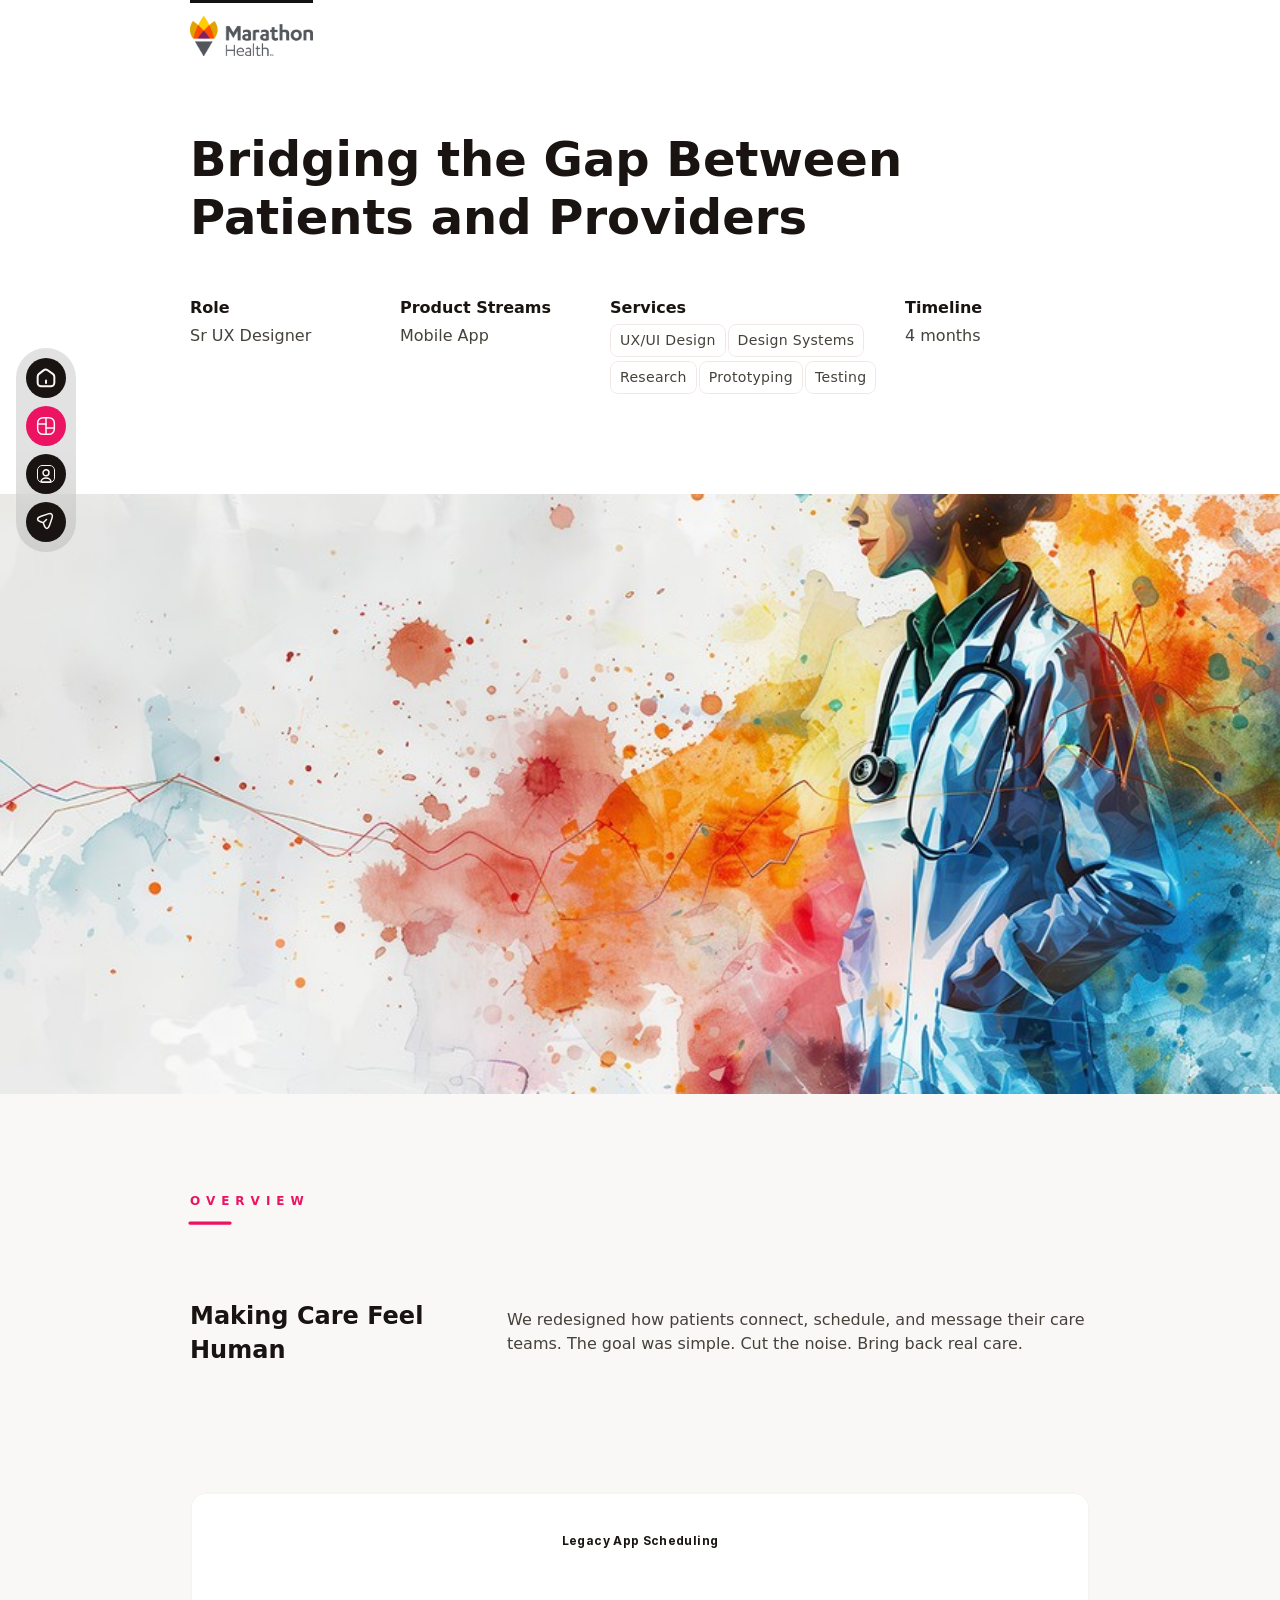
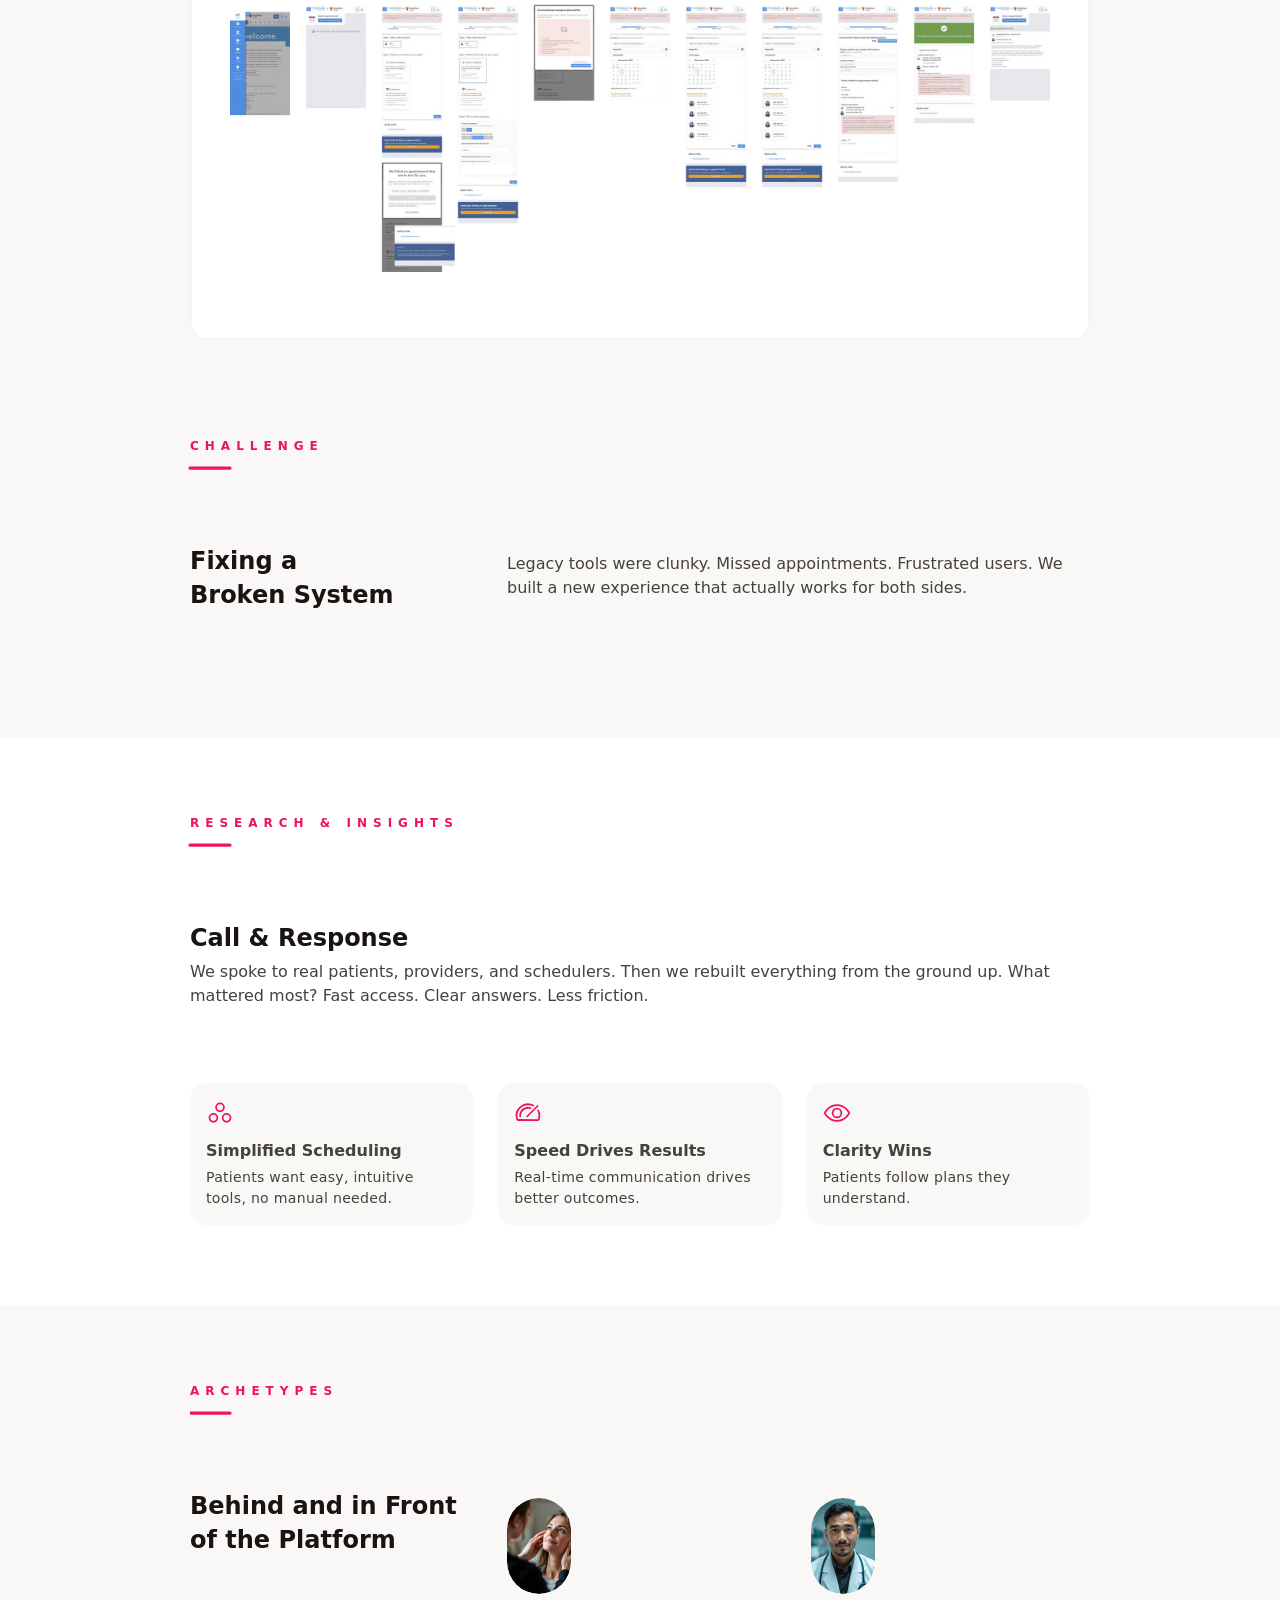
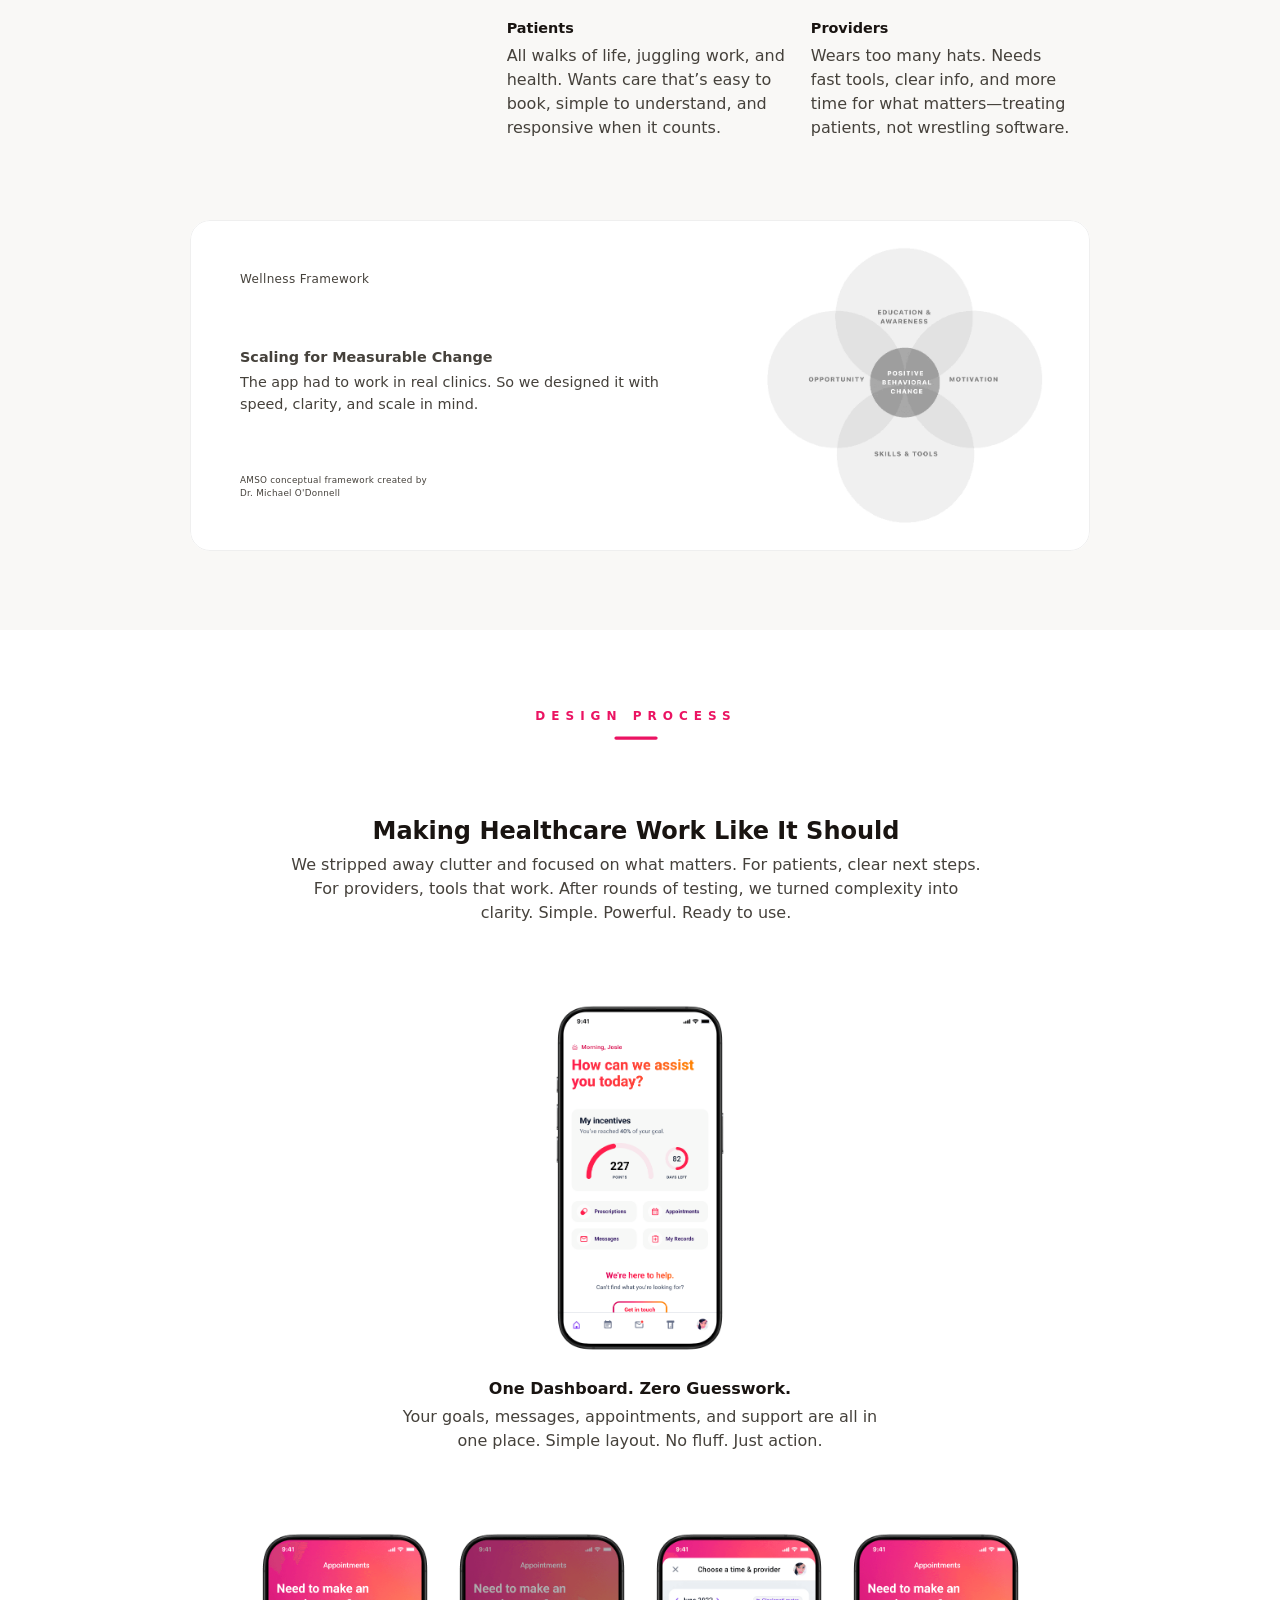
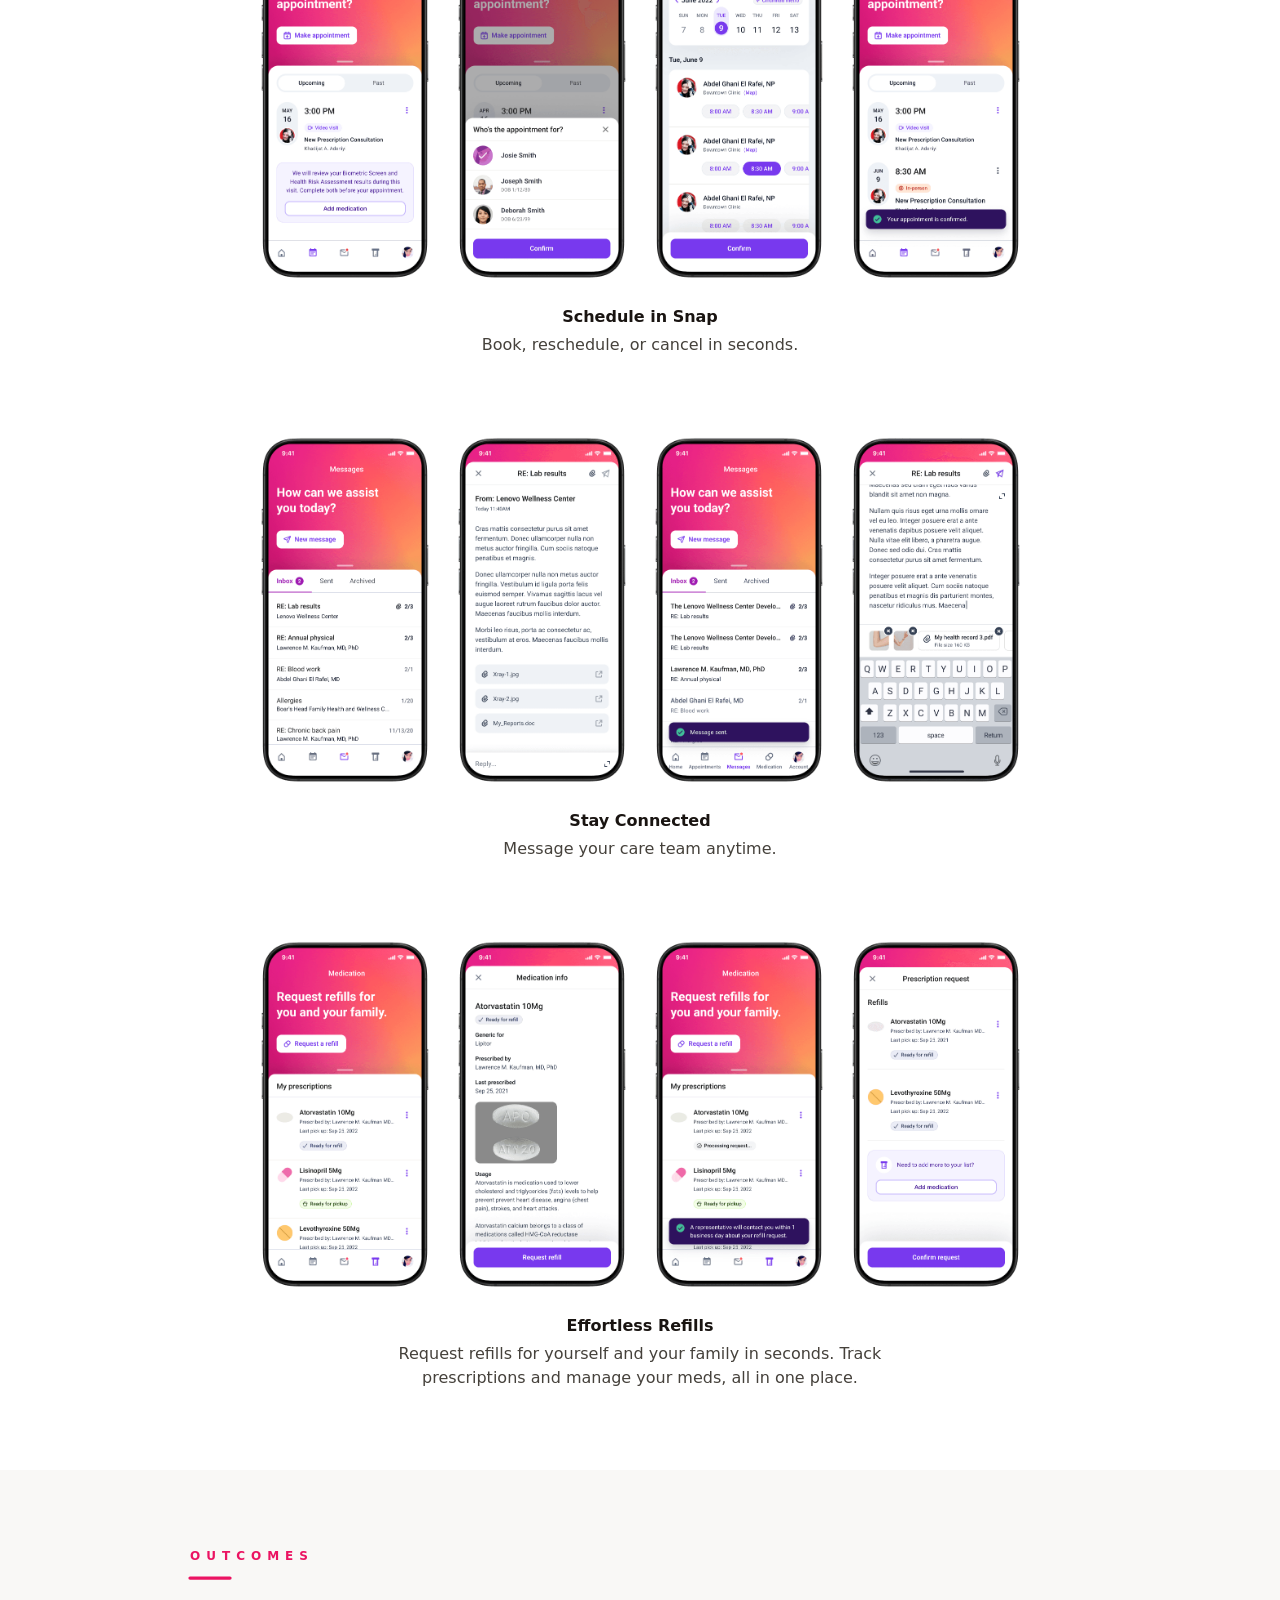
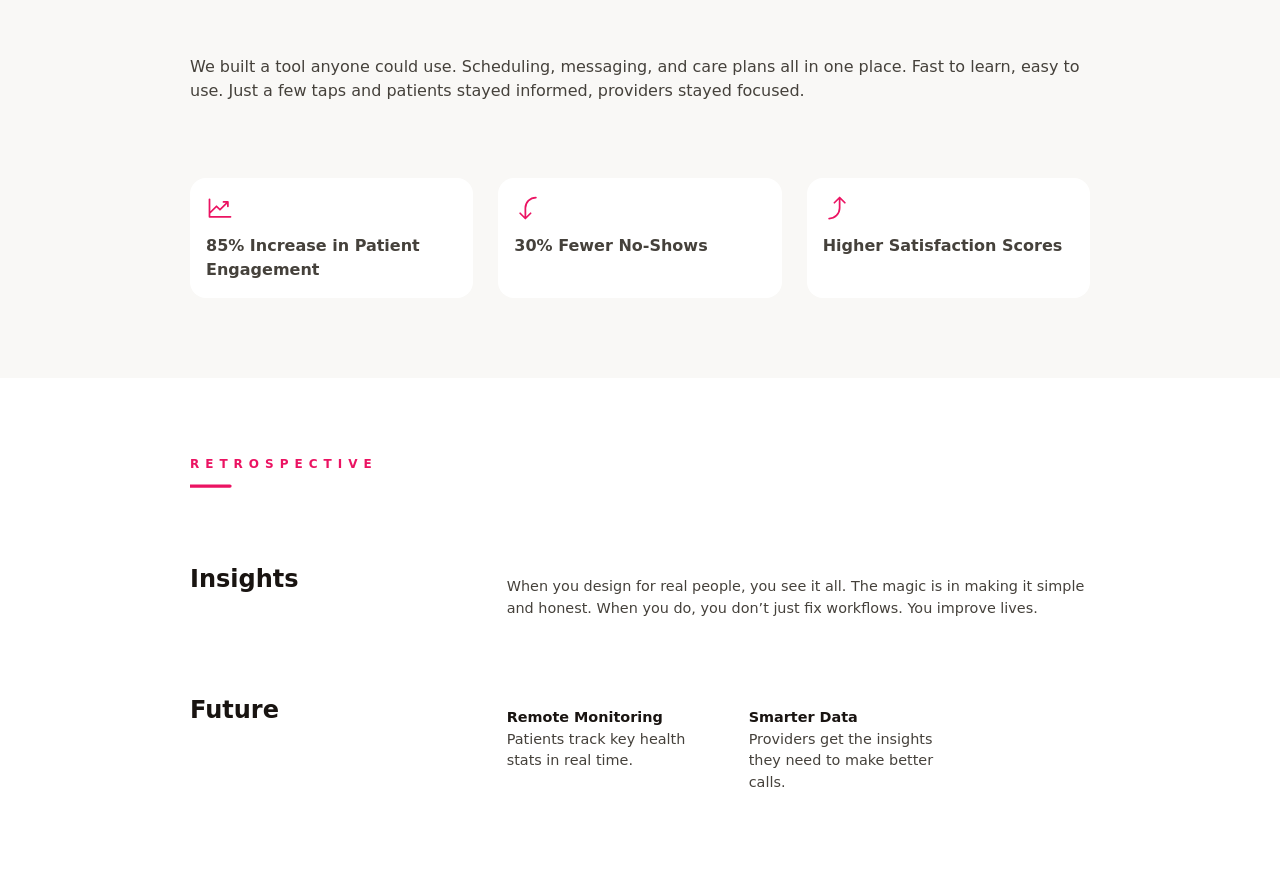
<file: marathon/index.html>
<!doctype html>
<!-- Made in Framer · framer.com ✨ -->
<!-- Published Jun 17, 2026, 9:06 PM UTC -->
<html lang="en" data-redirect-timezone="1" dir="ltr">
<head>
<base href="/">
	<meta charset="utf-8">
	
	
	<script>try{if(localStorage.getItem("__framer_force_showing_editorbar_since")){const n=document.createElement("link");n.rel = "modulepreload";n.href="";document.head.appendChild(n)}}catch(e){}</script>
	<!-- Start of headStart -->
    
    <!-- End of headStart -->
	<meta name="viewport" content="width=device-width">
	<meta name="generator" content="Framer b44fae2">
	<title>Marathon Health — Red Cable Studio</title>
    <meta name="description" content="Bridging the gap between patients and providers — making care feel human.">
    <meta name="framer-search-index" content="/framerusercontent.com/sites/35uBOpKtlLXnEH0vJcZ6LD/searchIndex-P76pPYYES1gp.json">
    <meta name="framer-search-index-fallback" content="/framerusercontent.com/sites/35uBOpKtlLXnEH0vJcZ6LD/searchIndex-ICaVFvFL2kTT.json">
    <meta name="framer-html-plugin" content="disable">
    <!-- Open Graph / Facebook -->
    <!-- Twitter -->
    <style data-framer-font-css>/* cyrillic-ext */
@font-face {
  font-family: 'Roboto';
  font-style: normal;
  font-weight: 300;
  font-stretch: 100%;
  font-display: swap;
  src: url(/fonts.gstatic.com/s/roboto/v51/KFO7CnqEu92Fr1ME7kSn66aGLdTylUAMa3GUBGEe.woff2) format('woff2');
  unicode-range: U+0460-052F, U+1C80-1C8A, U+20B4, U+2DE0-2DFF, U+A640-A69F, U+FE2E-FE2F;
}
/* cyrillic */
@font-face {
  font-family: 'Roboto';
  font-style: normal;
  font-weight: 300;
  font-stretch: 100%;
  font-display: swap;
  src: url(/fonts.gstatic.com/s/roboto/v51/KFO7CnqEu92Fr1ME7kSn66aGLdTylUAMa3iUBGEe.woff2) format('woff2');
  unicode-range: U+0301, U+0400-045F, U+0490-0491, U+04B0-04B1, U+2116;
}
/* greek-ext */
@font-face {
  font-family: 'Roboto';
  font-style: normal;
  font-weight: 300;
  font-stretch: 100%;
  font-display: swap;
  src: url(/fonts.gstatic.com/s/roboto/v51/KFO7CnqEu92Fr1ME7kSn66aGLdTylUAMa3CUBGEe.woff2) format('woff2');
  unicode-range: U+1F00-1FFF;
}
/* greek */
@font-face {
  font-family: 'Roboto';
  font-style: normal;
  font-weight: 300;
  font-stretch: 100%;
  font-display: swap;
  src: url(/fonts.gstatic.com/s/roboto/v51/KFO7CnqEu92Fr1ME7kSn66aGLdTylUAMa3-UBGEe.woff2) format('woff2');
  unicode-range: U+0370-0377, U+037A-037F, U+0384-038A, U+038C, U+038E-03A1, U+03A3-03FF;
}
/* math */
@font-face {
  font-family: 'Roboto';
  font-style: normal;
  font-weight: 300;
  font-stretch: 100%;
  font-display: swap;
  src: url(/fonts.gstatic.com/s/roboto/v51/KFO7CnqEu92Fr1ME7kSn66aGLdTylUAMawCUBGEe.woff2) format('woff2');
  unicode-range: U+0302-0303, U+0305, U+0307-0308, U+0310, U+0312, U+0315, U+031A, U+0326-0327, U+032C, U+032F-0330, U+0332-0333, U+0338, U+033A, U+0346, U+034D, U+0391-03A1, U+03A3-03A9, U+03B1-03C9, U+03D1, U+03D5-03D6, U+03F0-03F1, U+03F4-03F5, U+2016-2017, U+2034-2038, U+203C, U+2040, U+2043, U+2047, U+2050, U+2057, U+205F, U+2070-2071, U+2074-208E, U+2090-209C, U+20D0-20DC, U+20E1, U+20E5-20EF, U+2100-2112, U+2114-2115, U+2117-2121, U+2123-214F, U+2190, U+2192, U+2194-21AE, U+21B0-21E5, U+21F1-21F2, U+21F4-2211, U+2213-2214, U+2216-22FF, U+2308-230B, U+2310, U+2319, U+231C-2321, U+2336-237A, U+237C, U+2395, U+239B-23B7, U+23D0, U+23DC-23E1, U+2474-2475, U+25AF, U+25B3, U+25B7, U+25BD, U+25C1, U+25CA, U+25CC, U+25FB, U+266D-266F, U+27C0-27FF, U+2900-2AFF, U+2B0E-2B11, U+2B30-2B4C, U+2BFE, U+3030, U+FF5B, U+FF5D, U+1D400-1D7FF, U+1EE00-1EEFF;
}
/* symbols */
@font-face {
  font-family: 'Roboto';
  font-style: normal;
  font-weight: 300;
  font-stretch: 100%;
  font-display: swap;
  src: url(/fonts.gstatic.com/s/roboto/v51/KFO7CnqEu92Fr1ME7kSn66aGLdTylUAMaxKUBGEe.woff2) format('woff2');
  unicode-range: U+0001-000C, U+000E-001F, U+007F-009F, U+20DD-20E0, U+20E2-20E4, U+2150-218F, U+2190, U+2192, U+2194-2199, U+21AF, U+21E6-21F0, U+21F3, U+2218-2219, U+2299, U+22C4-22C6, U+2300-243F, U+2440-244A, U+2460-24FF, U+25A0-27BF, U+2800-28FF, U+2921-2922, U+2981, U+29BF, U+29EB, U+2B00-2BFF, U+4DC0-4DFF, U+FFF9-FFFB, U+10140-1018E, U+10190-1019C, U+101A0, U+101D0-101FD, U+102E0-102FB, U+10E60-10E7E, U+1D2C0-1D2D3, U+1D2E0-1D37F, U+1F000-1F0FF, U+1F100-1F1AD, U+1F1E6-1F1FF, U+1F30D-1F30F, U+1F315, U+1F31C, U+1F31E, U+1F320-1F32C, U+1F336, U+1F378, U+1F37D, U+1F382, U+1F393-1F39F, U+1F3A7-1F3A8, U+1F3AC-1F3AF, U+1F3C2, U+1F3C4-1F3C6, U+1F3CA-1F3CE, U+1F3D4-1F3E0, U+1F3ED, U+1F3F1-1F3F3, U+1F3F5-1F3F7, U+1F408, U+1F415, U+1F41F, U+1F426, U+1F43F, U+1F441-1F442, U+1F444, U+1F446-1F449, U+1F44C-1F44E, U+1F453, U+1F46A, U+1F47D, U+1F4A3, U+1F4B0, U+1F4B3, U+1F4B9, U+1F4BB, U+1F4BF, U+1F4C8-1F4CB, U+1F4D6, U+1F4DA, U+1F4DF, U+1F4E3-1F4E6, U+1F4EA-1F4ED, U+1F4F7, U+1F4F9-1F4FB, U+1F4FD-1F4FE, U+1F503, U+1F507-1F50B, U+1F50D, U+1F512-1F513, U+1F53E-1F54A, U+1F54F-1F5FA, U+1F610, U+1F650-1F67F, U+1F687, U+1F68D, U+1F691, U+1F694, U+1F698, U+1F6AD, U+1F6B2, U+1F6B9-1F6BA, U+1F6BC, U+1F6C6-1F6CF, U+1F6D3-1F6D7, U+1F6E0-1F6EA, U+1F6F0-1F6F3, U+1F6F7-1F6FC, U+1F700-1F7FF, U+1F800-1F80B, U+1F810-1F847, U+1F850-1F859, U+1F860-1F887, U+1F890-1F8AD, U+1F8B0-1F8BB, U+1F8C0-1F8C1, U+1F900-1F90B, U+1F93B, U+1F946, U+1F984, U+1F996, U+1F9E9, U+1FA00-1FA6F, U+1FA70-1FA7C, U+1FA80-1FA89, U+1FA8F-1FAC6, U+1FACE-1FADC, U+1FADF-1FAE9, U+1FAF0-1FAF8, U+1FB00-1FBFF;
}
/* vietnamese */
@font-face {
  font-family: 'Roboto';
  font-style: normal;
  font-weight: 300;
  font-stretch: 100%;
  font-display: swap;
  src: url(/fonts.gstatic.com/s/roboto/v51/KFO7CnqEu92Fr1ME7kSn66aGLdTylUAMa3OUBGEe.woff2) format('woff2');
  unicode-range: U+0102-0103, U+0110-0111, U+0128-0129, U+0168-0169, U+01A0-01A1, U+01AF-01B0, U+0300-0301, U+0303-0304, U+0308-0309, U+0323, U+0329, U+1EA0-1EF9, U+20AB;
}
/* latin-ext */
@font-face {
  font-family: 'Roboto';
  font-style: normal;
  font-weight: 300;
  font-stretch: 100%;
  font-display: swap;
  src: url(/fonts.gstatic.com/s/roboto/v51/KFO7CnqEu92Fr1ME7kSn66aGLdTylUAMa3KUBGEe.woff2) format('woff2');
  unicode-range: U+0100-02BA, U+02BD-02C5, U+02C7-02CC, U+02CE-02D7, U+02DD-02FF, U+0304, U+0308, U+0329, U+1D00-1DBF, U+1E00-1E9F, U+1EF2-1EFF, U+2020, U+20A0-20AB, U+20AD-20C0, U+2113, U+2C60-2C7F, U+A720-A7FF;
}
/* latin */
@font-face {
  font-family: 'Roboto';
  font-style: normal;
  font-weight: 300;
  font-stretch: 100%;
  font-display: swap;
  src: url(/fonts.gstatic.com/s/roboto/v51/KFO7CnqEu92Fr1ME7kSn66aGLdTylUAMa3yUBA.woff2) format('woff2');
  unicode-range: U+0000-00FF, U+0131, U+0152-0153, U+02BB-02BC, U+02C6, U+02DA, U+02DC, U+0304, U+0308, U+0329, U+2000-206F, U+20AC, U+2122, U+2191, U+2193, U+2212, U+2215, U+FEFF, U+FFFD;
}
/* cyrillic-ext */
@font-face {
  font-family: 'Roboto';
  font-style: normal;
  font-weight: 400;
  font-stretch: 100%;
  font-display: swap;
  src: url(/fonts.gstatic.com/s/roboto/v51/KFO7CnqEu92Fr1ME7kSn66aGLdTylUAMa3GUBGEe.woff2) format('woff2');
  unicode-range: U+0460-052F, U+1C80-1C8A, U+20B4, U+2DE0-2DFF, U+A640-A69F, U+FE2E-FE2F;
}
/* cyrillic */
@font-face {
  font-family: 'Roboto';
  font-style: normal;
  font-weight: 400;
  font-stretch: 100%;
  font-display: swap;
  src: url(/fonts.gstatic.com/s/roboto/v51/KFO7CnqEu92Fr1ME7kSn66aGLdTylUAMa3iUBGEe.woff2) format('woff2');
  unicode-range: U+0301, U+0400-045F, U+0490-0491, U+04B0-04B1, U+2116;
}
/* greek-ext */
@font-face {
  font-family: 'Roboto';
  font-style: normal;
  font-weight: 400;
  font-stretch: 100%;
  font-display: swap;
  src: url(/fonts.gstatic.com/s/roboto/v51/KFO7CnqEu92Fr1ME7kSn66aGLdTylUAMa3CUBGEe.woff2) format('woff2');
  unicode-range: U+1F00-1FFF;
}
/* greek */
@font-face {
  font-family: 'Roboto';
  font-style: normal;
  font-weight: 400;
  font-stretch: 100%;
  font-display: swap;
  src: url(/fonts.gstatic.com/s/roboto/v51/KFO7CnqEu92Fr1ME7kSn66aGLdTylUAMa3-UBGEe.woff2) format('woff2');
  unicode-range: U+0370-0377, U+037A-037F, U+0384-038A, U+038C, U+038E-03A1, U+03A3-03FF;
}
/* math */
@font-face {
  font-family: 'Roboto';
  font-style: normal;
  font-weight: 400;
  font-stretch: 100%;
  font-display: swap;
  src: url(/fonts.gstatic.com/s/roboto/v51/KFO7CnqEu92Fr1ME7kSn66aGLdTylUAMawCUBGEe.woff2) format('woff2');
  unicode-range: U+0302-0303, U+0305, U+0307-0308, U+0310, U+0312, U+0315, U+031A, U+0326-0327, U+032C, U+032F-0330, U+0332-0333, U+0338, U+033A, U+0346, U+034D, U+0391-03A1, U+03A3-03A9, U+03B1-03C9, U+03D1, U+03D5-03D6, U+03F0-03F1, U+03F4-03F5, U+2016-2017, U+2034-2038, U+203C, U+2040, U+2043, U+2047, U+2050, U+2057, U+205F, U+2070-2071, U+2074-208E, U+2090-209C, U+20D0-20DC, U+20E1, U+20E5-20EF, U+2100-2112, U+2114-2115, U+2117-2121, U+2123-214F, U+2190, U+2192, U+2194-21AE, U+21B0-21E5, U+21F1-21F2, U+21F4-2211, U+2213-2214, U+2216-22FF, U+2308-230B, U+2310, U+2319, U+231C-2321, U+2336-237A, U+237C, U+2395, U+239B-23B7, U+23D0, U+23DC-23E1, U+2474-2475, U+25AF, U+25B3, U+25B7, U+25BD, U+25C1, U+25CA, U+25CC, U+25FB, U+266D-266F, U+27C0-27FF, U+2900-2AFF, U+2B0E-2B11, U+2B30-2B4C, U+2BFE, U+3030, U+FF5B, U+FF5D, U+1D400-1D7FF, U+1EE00-1EEFF;
}
/* symbols */
@font-face {
  font-family: 'Roboto';
  font-style: normal;
  font-weight: 400;
  font-stretch: 100%;
  font-display: swap;
  src: url(/fonts.gstatic.com/s/roboto/v51/KFO7CnqEu92Fr1ME7kSn66aGLdTylUAMaxKUBGEe.woff2) format('woff2');
  unicode-range: U+0001-000C, U+000E-001F, U+007F-009F, U+20DD-20E0, U+20E2-20E4, U+2150-218F, U+2190, U+2192, U+2194-2199, U+21AF, U+21E6-21F0, U+21F3, U+2218-2219, U+2299, U+22C4-22C6, U+2300-243F, U+2440-244A, U+2460-24FF, U+25A0-27BF, U+2800-28FF, U+2921-2922, U+2981, U+29BF, U+29EB, U+2B00-2BFF, U+4DC0-4DFF, U+FFF9-FFFB, U+10140-1018E, U+10190-1019C, U+101A0, U+101D0-101FD, U+102E0-102FB, U+10E60-10E7E, U+1D2C0-1D2D3, U+1D2E0-1D37F, U+1F000-1F0FF, U+1F100-1F1AD, U+1F1E6-1F1FF, U+1F30D-1F30F, U+1F315, U+1F31C, U+1F31E, U+1F320-1F32C, U+1F336, U+1F378, U+1F37D, U+1F382, U+1F393-1F39F, U+1F3A7-1F3A8, U+1F3AC-1F3AF, U+1F3C2, U+1F3C4-1F3C6, U+1F3CA-1F3CE, U+1F3D4-1F3E0, U+1F3ED, U+1F3F1-1F3F3, U+1F3F5-1F3F7, U+1F408, U+1F415, U+1F41F, U+1F426, U+1F43F, U+1F441-1F442, U+1F444, U+1F446-1F449, U+1F44C-1F44E, U+1F453, U+1F46A, U+1F47D, U+1F4A3, U+1F4B0, U+1F4B3, U+1F4B9, U+1F4BB, U+1F4BF, U+1F4C8-1F4CB, U+1F4D6, U+1F4DA, U+1F4DF, U+1F4E3-1F4E6, U+1F4EA-1F4ED, U+1F4F7, U+1F4F9-1F4FB, U+1F4FD-1F4FE, U+1F503, U+1F507-1F50B, U+1F50D, U+1F512-1F513, U+1F53E-1F54A, U+1F54F-1F5FA, U+1F610, U+1F650-1F67F, U+1F687, U+1F68D, U+1F691, U+1F694, U+1F698, U+1F6AD, U+1F6B2, U+1F6B9-1F6BA, U+1F6BC, U+1F6C6-1F6CF, U+1F6D3-1F6D7, U+1F6E0-1F6EA, U+1F6F0-1F6F3, U+1F6F7-1F6FC, U+1F700-1F7FF, U+1F800-1F80B, U+1F810-1F847, U+1F850-1F859, U+1F860-1F887, U+1F890-1F8AD, U+1F8B0-1F8BB, U+1F8C0-1F8C1, U+1F900-1F90B, U+1F93B, U+1F946, U+1F984, U+1F996, U+1F9E9, U+1FA00-1FA6F, U+1FA70-1FA7C, U+1FA80-1FA89, U+1FA8F-1FAC6, U+1FACE-1FADC, U+1FADF-1FAE9, U+1FAF0-1FAF8, U+1FB00-1FBFF;
}
/* vietnamese */
@font-face {
  font-family: 'Roboto';
  font-style: normal;
  font-weight: 400;
  font-stretch: 100%;
  font-display: swap;
  src: url(/fonts.gstatic.com/s/roboto/v51/KFO7CnqEu92Fr1ME7kSn66aGLdTylUAMa3OUBGEe.woff2) format('woff2');
  unicode-range: U+0102-0103, U+0110-0111, U+0128-0129, U+0168-0169, U+01A0-01A1, U+01AF-01B0, U+0300-0301, U+0303-0304, U+0308-0309, U+0323, U+0329, U+1EA0-1EF9, U+20AB;
}
/* latin-ext */
@font-face {
  font-family: 'Roboto';
  font-style: normal;
  font-weight: 400;
  font-stretch: 100%;
  font-display: swap;
  src: url(/fonts.gstatic.com/s/roboto/v51/KFO7CnqEu92Fr1ME7kSn66aGLdTylUAMa3KUBGEe.woff2) format('woff2');
  unicode-range: U+0100-02BA, U+02BD-02C5, U+02C7-02CC, U+02CE-02D7, U+02DD-02FF, U+0304, U+0308, U+0329, U+1D00-1DBF, U+1E00-1E9F, U+1EF2-1EFF, U+2020, U+20A0-20AB, U+20AD-20C0, U+2113, U+2C60-2C7F, U+A720-A7FF;
}
/* latin */
@font-face {
  font-family: 'Roboto';
  font-style: normal;
  font-weight: 400;
  font-stretch: 100%;
  font-display: swap;
  src: url(/fonts.gstatic.com/s/roboto/v51/KFO7CnqEu92Fr1ME7kSn66aGLdTylUAMa3yUBA.woff2) format('woff2');
  unicode-range: U+0000-00FF, U+0131, U+0152-0153, U+02BB-02BC, U+02C6, U+02DA, U+02DC, U+0304, U+0308, U+0329, U+2000-206F, U+20AC, U+2122, U+2191, U+2193, U+2212, U+2215, U+FEFF, U+FFFD;
}
/* cyrillic-ext */
@font-face {
  font-family: 'Roboto';
  font-style: normal;
  font-weight: 500;
  font-stretch: 100%;
  font-display: swap;
  src: url(/fonts.gstatic.com/s/roboto/v51/KFO7CnqEu92Fr1ME7kSn66aGLdTylUAMa3GUBGEe.woff2) format('woff2');
  unicode-range: U+0460-052F, U+1C80-1C8A, U+20B4, U+2DE0-2DFF, U+A640-A69F, U+FE2E-FE2F;
}
/* cyrillic */
@font-face {
  font-family: 'Roboto';
  font-style: normal;
  font-weight: 500;
  font-stretch: 100%;
  font-display: swap;
  src: url(/fonts.gstatic.com/s/roboto/v51/KFO7CnqEu92Fr1ME7kSn66aGLdTylUAMa3iUBGEe.woff2) format('woff2');
  unicode-range: U+0301, U+0400-045F, U+0490-0491, U+04B0-04B1, U+2116;
}
/* greek-ext */
@font-face {
  font-family: 'Roboto';
  font-style: normal;
  font-weight: 500;
  font-stretch: 100%;
  font-display: swap;
  src: url(/fonts.gstatic.com/s/roboto/v51/KFO7CnqEu92Fr1ME7kSn66aGLdTylUAMa3CUBGEe.woff2) format('woff2');
  unicode-range: U+1F00-1FFF;
}
/* greek */
@font-face {
  font-family: 'Roboto';
  font-style: normal;
  font-weight: 500;
  font-stretch: 100%;
  font-display: swap;
  src: url(/fonts.gstatic.com/s/roboto/v51/KFO7CnqEu92Fr1ME7kSn66aGLdTylUAMa3-UBGEe.woff2) format('woff2');
  unicode-range: U+0370-0377, U+037A-037F, U+0384-038A, U+038C, U+038E-03A1, U+03A3-03FF;
}
/* math */
@font-face {
  font-family: 'Roboto';
  font-style: normal;
  font-weight: 500;
  font-stretch: 100%;
  font-display: swap;
  src: url(/fonts.gstatic.com/s/roboto/v51/KFO7CnqEu92Fr1ME7kSn66aGLdTylUAMawCUBGEe.woff2) format('woff2');
  unicode-range: U+0302-0303, U+0305, U+0307-0308, U+0310, U+0312, U+0315, U+031A, U+0326-0327, U+032C, U+032F-0330, U+0332-0333, U+0338, U+033A, U+0346, U+034D, U+0391-03A1, U+03A3-03A9, U+03B1-03C9, U+03D1, U+03D5-03D6, U+03F0-03F1, U+03F4-03F5, U+2016-2017, U+2034-2038, U+203C, U+2040, U+2043, U+2047, U+2050, U+2057, U+205F, U+2070-2071, U+2074-208E, U+2090-209C, U+20D0-20DC, U+20E1, U+20E5-20EF, U+2100-2112, U+2114-2115, U+2117-2121, U+2123-214F, U+2190, U+2192, U+2194-21AE, U+21B0-21E5, U+21F1-21F2, U+21F4-2211, U+2213-2214, U+2216-22FF, U+2308-230B, U+2310, U+2319, U+231C-2321, U+2336-237A, U+237C, U+2395, U+239B-23B7, U+23D0, U+23DC-23E1, U+2474-2475, U+25AF, U+25B3, U+25B7, U+25BD, U+25C1, U+25CA, U+25CC, U+25FB, U+266D-266F, U+27C0-27FF, U+2900-2AFF, U+2B0E-2B11, U+2B30-2B4C, U+2BFE, U+3030, U+FF5B, U+FF5D, U+1D400-1D7FF, U+1EE00-1EEFF;
}
/* symbols */
@font-face {
  font-family: 'Roboto';
  font-style: normal;
  font-weight: 500;
  font-stretch: 100%;
  font-display: swap;
  src: url(/fonts.gstatic.com/s/roboto/v51/KFO7CnqEu92Fr1ME7kSn66aGLdTylUAMaxKUBGEe.woff2) format('woff2');
  unicode-range: U+0001-000C, U+000E-001F, U+007F-009F, U+20DD-20E0, U+20E2-20E4, U+2150-218F, U+2190, U+2192, U+2194-2199, U+21AF, U+21E6-21F0, U+21F3, U+2218-2219, U+2299, U+22C4-22C6, U+2300-243F, U+2440-244A, U+2460-24FF, U+25A0-27BF, U+2800-28FF, U+2921-2922, U+2981, U+29BF, U+29EB, U+2B00-2BFF, U+4DC0-4DFF, U+FFF9-FFFB, U+10140-1018E, U+10190-1019C, U+101A0, U+101D0-101FD, U+102E0-102FB, U+10E60-10E7E, U+1D2C0-1D2D3, U+1D2E0-1D37F, U+1F000-1F0FF, U+1F100-1F1AD, U+1F1E6-1F1FF, U+1F30D-1F30F, U+1F315, U+1F31C, U+1F31E, U+1F320-1F32C, U+1F336, U+1F378, U+1F37D, U+1F382, U+1F393-1F39F, U+1F3A7-1F3A8, U+1F3AC-1F3AF, U+1F3C2, U+1F3C4-1F3C6, U+1F3CA-1F3CE, U+1F3D4-1F3E0, U+1F3ED, U+1F3F1-1F3F3, U+1F3F5-1F3F7, U+1F408, U+1F415, U+1F41F, U+1F426, U+1F43F, U+1F441-1F442, U+1F444, U+1F446-1F449, U+1F44C-1F44E, U+1F453, U+1F46A, U+1F47D, U+1F4A3, U+1F4B0, U+1F4B3, U+1F4B9, U+1F4BB, U+1F4BF, U+1F4C8-1F4CB, U+1F4D6, U+1F4DA, U+1F4DF, U+1F4E3-1F4E6, U+1F4EA-1F4ED, U+1F4F7, U+1F4F9-1F4FB, U+1F4FD-1F4FE, U+1F503, U+1F507-1F50B, U+1F50D, U+1F512-1F513, U+1F53E-1F54A, U+1F54F-1F5FA, U+1F610, U+1F650-1F67F, U+1F687, U+1F68D, U+1F691, U+1F694, U+1F698, U+1F6AD, U+1F6B2, U+1F6B9-1F6BA, U+1F6BC, U+1F6C6-1F6CF, U+1F6D3-1F6D7, U+1F6E0-1F6EA, U+1F6F0-1F6F3, U+1F6F7-1F6FC, U+1F700-1F7FF, U+1F800-1F80B, U+1F810-1F847, U+1F850-1F859, U+1F860-1F887, U+1F890-1F8AD, U+1F8B0-1F8BB, U+1F8C0-1F8C1, U+1F900-1F90B, U+1F93B, U+1F946, U+1F984, U+1F996, U+1F9E9, U+1FA00-1FA6F, U+1FA70-1FA7C, U+1FA80-1FA89, U+1FA8F-1FAC6, U+1FACE-1FADC, U+1FADF-1FAE9, U+1FAF0-1FAF8, U+1FB00-1FBFF;
}
/* vietnamese */
@font-face {
  font-family: 'Roboto';
  font-style: normal;
  font-weight: 500;
  font-stretch: 100%;
  font-display: swap;
  src: url(/fonts.gstatic.com/s/roboto/v51/KFO7CnqEu92Fr1ME7kSn66aGLdTylUAMa3OUBGEe.woff2) format('woff2');
  unicode-range: U+0102-0103, U+0110-0111, U+0128-0129, U+0168-0169, U+01A0-01A1, U+01AF-01B0, U+0300-0301, U+0303-0304, U+0308-0309, U+0323, U+0329, U+1EA0-1EF9, U+20AB;
}
/* latin-ext */
@font-face {
  font-family: 'Roboto';
  font-style: normal;
  font-weight: 500;
  font-stretch: 100%;
  font-display: swap;
  src: url(/fonts.gstatic.com/s/roboto/v51/KFO7CnqEu92Fr1ME7kSn66aGLdTylUAMa3KUBGEe.woff2) format('woff2');
  unicode-range: U+0100-02BA, U+02BD-02C5, U+02C7-02CC, U+02CE-02D7, U+02DD-02FF, U+0304, U+0308, U+0329, U+1D00-1DBF, U+1E00-1E9F, U+1EF2-1EFF, U+2020, U+20A0-20AB, U+20AD-20C0, U+2113, U+2C60-2C7F, U+A720-A7FF;
}
/* latin */
@font-face {
  font-family: 'Roboto';
  font-style: normal;
  font-weight: 500;
  font-stretch: 100%;
  font-display: swap;
  src: url(/fonts.gstatic.com/s/roboto/v51/KFO7CnqEu92Fr1ME7kSn66aGLdTylUAMa3yUBA.woff2) format('woff2');
  unicode-range: U+0000-00FF, U+0131, U+0152-0153, U+02BB-02BC, U+02C6, U+02DA, U+02DC, U+0304, U+0308, U+0329, U+2000-206F, U+20AC, U+2122, U+2191, U+2193, U+2212, U+2215, U+FEFF, U+FFFD;
}
/* cyrillic-ext */
@font-face {
  font-family: 'Roboto';
  font-style: normal;
  font-weight: 600;
  font-stretch: 100%;
  font-display: swap;
  src: url(/fonts.gstatic.com/s/roboto/v51/KFO7CnqEu92Fr1ME7kSn66aGLdTylUAMa3GUBGEe.woff2) format('woff2');
  unicode-range: U+0460-052F, U+1C80-1C8A, U+20B4, U+2DE0-2DFF, U+A640-A69F, U+FE2E-FE2F;
}
/* cyrillic */
@font-face {
  font-family: 'Roboto';
  font-style: normal;
  font-weight: 600;
  font-stretch: 100%;
  font-display: swap;
  src: url(/fonts.gstatic.com/s/roboto/v51/KFO7CnqEu92Fr1ME7kSn66aGLdTylUAMa3iUBGEe.woff2) format('woff2');
  unicode-range: U+0301, U+0400-045F, U+0490-0491, U+04B0-04B1, U+2116;
}
/* greek-ext */
@font-face {
  font-family: 'Roboto';
  font-style: normal;
  font-weight: 600;
  font-stretch: 100%;
  font-display: swap;
  src: url(/fonts.gstatic.com/s/roboto/v51/KFO7CnqEu92Fr1ME7kSn66aGLdTylUAMa3CUBGEe.woff2) format('woff2');
  unicode-range: U+1F00-1FFF;
}
/* greek */
@font-face {
  font-family: 'Roboto';
  font-style: normal;
  font-weight: 600;
  font-stretch: 100%;
  font-display: swap;
  src: url(/fonts.gstatic.com/s/roboto/v51/KFO7CnqEu92Fr1ME7kSn66aGLdTylUAMa3-UBGEe.woff2) format('woff2');
  unicode-range: U+0370-0377, U+037A-037F, U+0384-038A, U+038C, U+038E-03A1, U+03A3-03FF;
}
/* math */
@font-face {
  font-family: 'Roboto';
  font-style: normal;
  font-weight: 600;
  font-stretch: 100%;
  font-display: swap;
  src: url(/fonts.gstatic.com/s/roboto/v51/KFO7CnqEu92Fr1ME7kSn66aGLdTylUAMawCUBGEe.woff2) format('woff2');
  unicode-range: U+0302-0303, U+0305, U+0307-0308, U+0310, U+0312, U+0315, U+031A, U+0326-0327, U+032C, U+032F-0330, U+0332-0333, U+0338, U+033A, U+0346, U+034D, U+0391-03A1, U+03A3-03A9, U+03B1-03C9, U+03D1, U+03D5-03D6, U+03F0-03F1, U+03F4-03F5, U+2016-2017, U+2034-2038, U+203C, U+2040, U+2043, U+2047, U+2050, U+2057, U+205F, U+2070-2071, U+2074-208E, U+2090-209C, U+20D0-20DC, U+20E1, U+20E5-20EF, U+2100-2112, U+2114-2115, U+2117-2121, U+2123-214F, U+2190, U+2192, U+2194-21AE, U+21B0-21E5, U+21F1-21F2, U+21F4-2211, U+2213-2214, U+2216-22FF, U+2308-230B, U+2310, U+2319, U+231C-2321, U+2336-237A, U+237C, U+2395, U+239B-23B7, U+23D0, U+23DC-23E1, U+2474-2475, U+25AF, U+25B3, U+25B7, U+25BD, U+25C1, U+25CA, U+25CC, U+25FB, U+266D-266F, U+27C0-27FF, U+2900-2AFF, U+2B0E-2B11, U+2B30-2B4C, U+2BFE, U+3030, U+FF5B, U+FF5D, U+1D400-1D7FF, U+1EE00-1EEFF;
}
/* symbols */
@font-face {
  font-family: 'Roboto';
  font-style: normal;
  font-weight: 600;
  font-stretch: 100%;
  font-display: swap;
  src: url(/fonts.gstatic.com/s/roboto/v51/KFO7CnqEu92Fr1ME7kSn66aGLdTylUAMaxKUBGEe.woff2) format('woff2');
  unicode-range: U+0001-000C, U+000E-001F, U+007F-009F, U+20DD-20E0, U+20E2-20E4, U+2150-218F, U+2190, U+2192, U+2194-2199, U+21AF, U+21E6-21F0, U+21F3, U+2218-2219, U+2299, U+22C4-22C6, U+2300-243F, U+2440-244A, U+2460-24FF, U+25A0-27BF, U+2800-28FF, U+2921-2922, U+2981, U+29BF, U+29EB, U+2B00-2BFF, U+4DC0-4DFF, U+FFF9-FFFB, U+10140-1018E, U+10190-1019C, U+101A0, U+101D0-101FD, U+102E0-102FB, U+10E60-10E7E, U+1D2C0-1D2D3, U+1D2E0-1D37F, U+1F000-1F0FF, U+1F100-1F1AD, U+1F1E6-1F1FF, U+1F30D-1F30F, U+1F315, U+1F31C, U+1F31E, U+1F320-1F32C, U+1F336, U+1F378, U+1F37D, U+1F382, U+1F393-1F39F, U+1F3A7-1F3A8, U+1F3AC-1F3AF, U+1F3C2, U+1F3C4-1F3C6, U+1F3CA-1F3CE, U+1F3D4-1F3E0, U+1F3ED, U+1F3F1-1F3F3, U+1F3F5-1F3F7, U+1F408, U+1F415, U+1F41F, U+1F426, U+1F43F, U+1F441-1F442, U+1F444, U+1F446-1F449, U+1F44C-1F44E, U+1F453, U+1F46A, U+1F47D, U+1F4A3, U+1F4B0, U+1F4B3, U+1F4B9, U+1F4BB, U+1F4BF, U+1F4C8-1F4CB, U+1F4D6, U+1F4DA, U+1F4DF, U+1F4E3-1F4E6, U+1F4EA-1F4ED, U+1F4F7, U+1F4F9-1F4FB, U+1F4FD-1F4FE, U+1F503, U+1F507-1F50B, U+1F50D, U+1F512-1F513, U+1F53E-1F54A, U+1F54F-1F5FA, U+1F610, U+1F650-1F67F, U+1F687, U+1F68D, U+1F691, U+1F694, U+1F698, U+1F6AD, U+1F6B2, U+1F6B9-1F6BA, U+1F6BC, U+1F6C6-1F6CF, U+1F6D3-1F6D7, U+1F6E0-1F6EA, U+1F6F0-1F6F3, U+1F6F7-1F6FC, U+1F700-1F7FF, U+1F800-1F80B, U+1F810-1F847, U+1F850-1F859, U+1F860-1F887, U+1F890-1F8AD, U+1F8B0-1F8BB, U+1F8C0-1F8C1, U+1F900-1F90B, U+1F93B, U+1F946, U+1F984, U+1F996, U+1F9E9, U+1FA00-1FA6F, U+1FA70-1FA7C, U+1FA80-1FA89, U+1FA8F-1FAC6, U+1FACE-1FADC, U+1FADF-1FAE9, U+1FAF0-1FAF8, U+1FB00-1FBFF;
}
/* vietnamese */
@font-face {
  font-family: 'Roboto';
  font-style: normal;
  font-weight: 600;
  font-stretch: 100%;
  font-display: swap;
  src: url(/fonts.gstatic.com/s/roboto/v51/KFO7CnqEu92Fr1ME7kSn66aGLdTylUAMa3OUBGEe.woff2) format('woff2');
  unicode-range: U+0102-0103, U+0110-0111, U+0128-0129, U+0168-0169, U+01A0-01A1, U+01AF-01B0, U+0300-0301, U+0303-0304, U+0308-0309, U+0323, U+0329, U+1EA0-1EF9, U+20AB;
}
/* latin-ext */
@font-face {
  font-family: 'Roboto';
  font-style: normal;
  font-weight: 600;
  font-stretch: 100%;
  font-display: swap;
  src: url(/fonts.gstatic.com/s/roboto/v51/KFO7CnqEu92Fr1ME7kSn66aGLdTylUAMa3KUBGEe.woff2) format('woff2');
  unicode-range: U+0100-02BA, U+02BD-02C5, U+02C7-02CC, U+02CE-02D7, U+02DD-02FF, U+0304, U+0308, U+0329, U+1D00-1DBF, U+1E00-1E9F, U+1EF2-1EFF, U+2020, U+20A0-20AB, U+20AD-20C0, U+2113, U+2C60-2C7F, U+A720-A7FF;
}
/* latin */
@font-face {
  font-family: 'Roboto';
  font-style: normal;
  font-weight: 600;
  font-stretch: 100%;
  font-display: swap;
  src: url(/fonts.gstatic.com/s/roboto/v51/KFO7CnqEu92Fr1ME7kSn66aGLdTylUAMa3yUBA.woff2) format('woff2');
  unicode-range: U+0000-00FF, U+0131, U+0152-0153, U+02BB-02BC, U+02C6, U+02DA, U+02DC, U+0304, U+0308, U+0329, U+2000-206F, U+20AC, U+2122, U+2191, U+2193, U+2212, U+2215, U+FEFF, U+FFFD;
}
/* cyrillic-ext */
@font-face {
  font-family: 'Roboto';
  font-style: normal;
  font-weight: 700;
  font-stretch: 100%;
  font-display: swap;
  src: url(/fonts.gstatic.com/s/roboto/v51/KFO7CnqEu92Fr1ME7kSn66aGLdTylUAMa3GUBGEe.woff2) format('woff2');
  unicode-range: U+0460-052F, U+1C80-1C8A, U+20B4, U+2DE0-2DFF, U+A640-A69F, U+FE2E-FE2F;
}
/* cyrillic */
@font-face {
  font-family: 'Roboto';
  font-style: normal;
  font-weight: 700;
  font-stretch: 100%;
  font-display: swap;
  src: url(/fonts.gstatic.com/s/roboto/v51/KFO7CnqEu92Fr1ME7kSn66aGLdTylUAMa3iUBGEe.woff2) format('woff2');
  unicode-range: U+0301, U+0400-045F, U+0490-0491, U+04B0-04B1, U+2116;
}
/* greek-ext */
@font-face {
  font-family: 'Roboto';
  font-style: normal;
  font-weight: 700;
  font-stretch: 100%;
  font-display: swap;
  src: url(/fonts.gstatic.com/s/roboto/v51/KFO7CnqEu92Fr1ME7kSn66aGLdTylUAMa3CUBGEe.woff2) format('woff2');
  unicode-range: U+1F00-1FFF;
}
/* greek */
@font-face {
  font-family: 'Roboto';
  font-style: normal;
  font-weight: 700;
  font-stretch: 100%;
  font-display: swap;
  src: url(/fonts.gstatic.com/s/roboto/v51/KFO7CnqEu92Fr1ME7kSn66aGLdTylUAMa3-UBGEe.woff2) format('woff2');
  unicode-range: U+0370-0377, U+037A-037F, U+0384-038A, U+038C, U+038E-03A1, U+03A3-03FF;
}
/* math */
@font-face {
  font-family: 'Roboto';
  font-style: normal;
  font-weight: 700;
  font-stretch: 100%;
  font-display: swap;
  src: url(/fonts.gstatic.com/s/roboto/v51/KFO7CnqEu92Fr1ME7kSn66aGLdTylUAMawCUBGEe.woff2) format('woff2');
  unicode-range: U+0302-0303, U+0305, U+0307-0308, U+0310, U+0312, U+0315, U+031A, U+0326-0327, U+032C, U+032F-0330, U+0332-0333, U+0338, U+033A, U+0346, U+034D, U+0391-03A1, U+03A3-03A9, U+03B1-03C9, U+03D1, U+03D5-03D6, U+03F0-03F1, U+03F4-03F5, U+2016-2017, U+2034-2038, U+203C, U+2040, U+2043, U+2047, U+2050, U+2057, U+205F, U+2070-2071, U+2074-208E, U+2090-209C, U+20D0-20DC, U+20E1, U+20E5-20EF, U+2100-2112, U+2114-2115, U+2117-2121, U+2123-214F, U+2190, U+2192, U+2194-21AE, U+21B0-21E5, U+21F1-21F2, U+21F4-2211, U+2213-2214, U+2216-22FF, U+2308-230B, U+2310, U+2319, U+231C-2321, U+2336-237A, U+237C, U+2395, U+239B-23B7, U+23D0, U+23DC-23E1, U+2474-2475, U+25AF, U+25B3, U+25B7, U+25BD, U+25C1, U+25CA, U+25CC, U+25FB, U+266D-266F, U+27C0-27FF, U+2900-2AFF, U+2B0E-2B11, U+2B30-2B4C, U+2BFE, U+3030, U+FF5B, U+FF5D, U+1D400-1D7FF, U+1EE00-1EEFF;
}
/* symbols */
@font-face {
  font-family: 'Roboto';
  font-style: normal;
  font-weight: 700;
  font-stretch: 100%;
  font-display: swap;
  src: url(/fonts.gstatic.com/s/roboto/v51/KFO7CnqEu92Fr1ME7kSn66aGLdTylUAMaxKUBGEe.woff2) format('woff2');
  unicode-range: U+0001-000C, U+000E-001F, U+007F-009F, U+20DD-20E0, U+20E2-20E4, U+2150-218F, U+2190, U+2192, U+2194-2199, U+21AF, U+21E6-21F0, U+21F3, U+2218-2219, U+2299, U+22C4-22C6, U+2300-243F, U+2440-244A, U+2460-24FF, U+25A0-27BF, U+2800-28FF, U+2921-2922, U+2981, U+29BF, U+29EB, U+2B00-2BFF, U+4DC0-4DFF, U+FFF9-FFFB, U+10140-1018E, U+10190-1019C, U+101A0, U+101D0-101FD, U+102E0-102FB, U+10E60-10E7E, U+1D2C0-1D2D3, U+1D2E0-1D37F, U+1F000-1F0FF, U+1F100-1F1AD, U+1F1E6-1F1FF, U+1F30D-1F30F, U+1F315, U+1F31C, U+1F31E, U+1F320-1F32C, U+1F336, U+1F378, U+1F37D, U+1F382, U+1F393-1F39F, U+1F3A7-1F3A8, U+1F3AC-1F3AF, U+1F3C2, U+1F3C4-1F3C6, U+1F3CA-1F3CE, U+1F3D4-1F3E0, U+1F3ED, U+1F3F1-1F3F3, U+1F3F5-1F3F7, U+1F408, U+1F415, U+1F41F, U+1F426, U+1F43F, U+1F441-1F442, U+1F444, U+1F446-1F449, U+1F44C-1F44E, U+1F453, U+1F46A, U+1F47D, U+1F4A3, U+1F4B0, U+1F4B3, U+1F4B9, U+1F4BB, U+1F4BF, U+1F4C8-1F4CB, U+1F4D6, U+1F4DA, U+1F4DF, U+1F4E3-1F4E6, U+1F4EA-1F4ED, U+1F4F7, U+1F4F9-1F4FB, U+1F4FD-1F4FE, U+1F503, U+1F507-1F50B, U+1F50D, U+1F512-1F513, U+1F53E-1F54A, U+1F54F-1F5FA, U+1F610, U+1F650-1F67F, U+1F687, U+1F68D, U+1F691, U+1F694, U+1F698, U+1F6AD, U+1F6B2, U+1F6B9-1F6BA, U+1F6BC, U+1F6C6-1F6CF, U+1F6D3-1F6D7, U+1F6E0-1F6EA, U+1F6F0-1F6F3, U+1F6F7-1F6FC, U+1F700-1F7FF, U+1F800-1F80B, U+1F810-1F847, U+1F850-1F859, U+1F860-1F887, U+1F890-1F8AD, U+1F8B0-1F8BB, U+1F8C0-1F8C1, U+1F900-1F90B, U+1F93B, U+1F946, U+1F984, U+1F996, U+1F9E9, U+1FA00-1FA6F, U+1FA70-1FA7C, U+1FA80-1FA89, U+1FA8F-1FAC6, U+1FACE-1FADC, U+1FADF-1FAE9, U+1FAF0-1FAF8, U+1FB00-1FBFF;
}
/* vietnamese */
@font-face {
  font-family: 'Roboto';
  font-style: normal;
  font-weight: 700;
  font-stretch: 100%;
  font-display: swap;
  src: url(/fonts.gstatic.com/s/roboto/v51/KFO7CnqEu92Fr1ME7kSn66aGLdTylUAMa3OUBGEe.woff2) format('woff2');
  unicode-range: U+0102-0103, U+0110-0111, U+0128-0129, U+0168-0169, U+01A0-01A1, U+01AF-01B0, U+0300-0301, U+0303-0304, U+0308-0309, U+0323, U+0329, U+1EA0-1EF9, U+20AB;
}
/* latin-ext */
@font-face {
  font-family: 'Roboto';
  font-style: normal;
  font-weight: 700;
  font-stretch: 100%;
  font-display: swap;
  src: url(/fonts.gstatic.com/s/roboto/v51/KFO7CnqEu92Fr1ME7kSn66aGLdTylUAMa3KUBGEe.woff2) format('woff2');
  unicode-range: U+0100-02BA, U+02BD-02C5, U+02C7-02CC, U+02CE-02D7, U+02DD-02FF, U+0304, U+0308, U+0329, U+1D00-1DBF, U+1E00-1E9F, U+1EF2-1EFF, U+2020, U+20A0-20AB, U+20AD-20C0, U+2113, U+2C60-2C7F, U+A720-A7FF;
}
/* latin */
@font-face {
  font-family: 'Roboto';
  font-style: normal;
  font-weight: 700;
  font-stretch: 100%;
  font-display: swap;
  src: url(/fonts.gstatic.com/s/roboto/v51/KFO7CnqEu92Fr1ME7kSn66aGLdTylUAMa3yUBA.woff2) format('woff2');
  unicode-range: U+0000-00FF, U+0131, U+0152-0153, U+02BB-02BC, U+02C6, U+02DA, U+02DC, U+0304, U+0308, U+0329, U+2000-206F, U+20AC, U+2122, U+2191, U+2193, U+2212, U+2215, U+FEFF, U+FFFD;
}
/* cyrillic-ext */
@font-face {
  font-family: 'Roboto';
  font-style: normal;
  font-weight: 800;
  font-stretch: 100%;
  font-display: swap;
  src: url(/fonts.gstatic.com/s/roboto/v51/KFO7CnqEu92Fr1ME7kSn66aGLdTylUAMa3GUBGEe.woff2) format('woff2');
  unicode-range: U+0460-052F, U+1C80-1C8A, U+20B4, U+2DE0-2DFF, U+A640-A69F, U+FE2E-FE2F;
}
/* cyrillic */
@font-face {
  font-family: 'Roboto';
  font-style: normal;
  font-weight: 800;
  font-stretch: 100%;
  font-display: swap;
  src: url(/fonts.gstatic.com/s/roboto/v51/KFO7CnqEu92Fr1ME7kSn66aGLdTylUAMa3iUBGEe.woff2) format('woff2');
  unicode-range: U+0301, U+0400-045F, U+0490-0491, U+04B0-04B1, U+2116;
}
/* greek-ext */
@font-face {
  font-family: 'Roboto';
  font-style: normal;
  font-weight: 800;
  font-stretch: 100%;
  font-display: swap;
  src: url(/fonts.gstatic.com/s/roboto/v51/KFO7CnqEu92Fr1ME7kSn66aGLdTylUAMa3CUBGEe.woff2) format('woff2');
  unicode-range: U+1F00-1FFF;
}
/* greek */
@font-face {
  font-family: 'Roboto';
  font-style: normal;
  font-weight: 800;
  font-stretch: 100%;
  font-display: swap;
  src: url(/fonts.gstatic.com/s/roboto/v51/KFO7CnqEu92Fr1ME7kSn66aGLdTylUAMa3-UBGEe.woff2) format('woff2');
  unicode-range: U+0370-0377, U+037A-037F, U+0384-038A, U+038C, U+038E-03A1, U+03A3-03FF;
}
/* math */
@font-face {
  font-family: 'Roboto';
  font-style: normal;
  font-weight: 800;
  font-stretch: 100%;
  font-display: swap;
  src: url(/fonts.gstatic.com/s/roboto/v51/KFO7CnqEu92Fr1ME7kSn66aGLdTylUAMawCUBGEe.woff2) format('woff2');
  unicode-range: U+0302-0303, U+0305, U+0307-0308, U+0310, U+0312, U+0315, U+031A, U+0326-0327, U+032C, U+032F-0330, U+0332-0333, U+0338, U+033A, U+0346, U+034D, U+0391-03A1, U+03A3-03A9, U+03B1-03C9, U+03D1, U+03D5-03D6, U+03F0-03F1, U+03F4-03F5, U+2016-2017, U+2034-2038, U+203C, U+2040, U+2043, U+2047, U+2050, U+2057, U+205F, U+2070-2071, U+2074-208E, U+2090-209C, U+20D0-20DC, U+20E1, U+20E5-20EF, U+2100-2112, U+2114-2115, U+2117-2121, U+2123-214F, U+2190, U+2192, U+2194-21AE, U+21B0-21E5, U+21F1-21F2, U+21F4-2211, U+2213-2214, U+2216-22FF, U+2308-230B, U+2310, U+2319, U+231C-2321, U+2336-237A, U+237C, U+2395, U+239B-23B7, U+23D0, U+23DC-23E1, U+2474-2475, U+25AF, U+25B3, U+25B7, U+25BD, U+25C1, U+25CA, U+25CC, U+25FB, U+266D-266F, U+27C0-27FF, U+2900-2AFF, U+2B0E-2B11, U+2B30-2B4C, U+2BFE, U+3030, U+FF5B, U+FF5D, U+1D400-1D7FF, U+1EE00-1EEFF;
}
/* symbols */
@font-face {
  font-family: 'Roboto';
  font-style: normal;
  font-weight: 800;
  font-stretch: 100%;
  font-display: swap;
  src: url(/fonts.gstatic.com/s/roboto/v51/KFO7CnqEu92Fr1ME7kSn66aGLdTylUAMaxKUBGEe.woff2) format('woff2');
  unicode-range: U+0001-000C, U+000E-001F, U+007F-009F, U+20DD-20E0, U+20E2-20E4, U+2150-218F, U+2190, U+2192, U+2194-2199, U+21AF, U+21E6-21F0, U+21F3, U+2218-2219, U+2299, U+22C4-22C6, U+2300-243F, U+2440-244A, U+2460-24FF, U+25A0-27BF, U+2800-28FF, U+2921-2922, U+2981, U+29BF, U+29EB, U+2B00-2BFF, U+4DC0-4DFF, U+FFF9-FFFB, U+10140-1018E, U+10190-1019C, U+101A0, U+101D0-101FD, U+102E0-102FB, U+10E60-10E7E, U+1D2C0-1D2D3, U+1D2E0-1D37F, U+1F000-1F0FF, U+1F100-1F1AD, U+1F1E6-1F1FF, U+1F30D-1F30F, U+1F315, U+1F31C, U+1F31E, U+1F320-1F32C, U+1F336, U+1F378, U+1F37D, U+1F382, U+1F393-1F39F, U+1F3A7-1F3A8, U+1F3AC-1F3AF, U+1F3C2, U+1F3C4-1F3C6, U+1F3CA-1F3CE, U+1F3D4-1F3E0, U+1F3ED, U+1F3F1-1F3F3, U+1F3F5-1F3F7, U+1F408, U+1F415, U+1F41F, U+1F426, U+1F43F, U+1F441-1F442, U+1F444, U+1F446-1F449, U+1F44C-1F44E, U+1F453, U+1F46A, U+1F47D, U+1F4A3, U+1F4B0, U+1F4B3, U+1F4B9, U+1F4BB, U+1F4BF, U+1F4C8-1F4CB, U+1F4D6, U+1F4DA, U+1F4DF, U+1F4E3-1F4E6, U+1F4EA-1F4ED, U+1F4F7, U+1F4F9-1F4FB, U+1F4FD-1F4FE, U+1F503, U+1F507-1F50B, U+1F50D, U+1F512-1F513, U+1F53E-1F54A, U+1F54F-1F5FA, U+1F610, U+1F650-1F67F, U+1F687, U+1F68D, U+1F691, U+1F694, U+1F698, U+1F6AD, U+1F6B2, U+1F6B9-1F6BA, U+1F6BC, U+1F6C6-1F6CF, U+1F6D3-1F6D7, U+1F6E0-1F6EA, U+1F6F0-1F6F3, U+1F6F7-1F6FC, U+1F700-1F7FF, U+1F800-1F80B, U+1F810-1F847, U+1F850-1F859, U+1F860-1F887, U+1F890-1F8AD, U+1F8B0-1F8BB, U+1F8C0-1F8C1, U+1F900-1F90B, U+1F93B, U+1F946, U+1F984, U+1F996, U+1F9E9, U+1FA00-1FA6F, U+1FA70-1FA7C, U+1FA80-1FA89, U+1FA8F-1FAC6, U+1FACE-1FADC, U+1FADF-1FAE9, U+1FAF0-1FAF8, U+1FB00-1FBFF;
}
/* vietnamese */
@font-face {
  font-family: 'Roboto';
  font-style: normal;
  font-weight: 800;
  font-stretch: 100%;
  font-display: swap;
  src: url(/fonts.gstatic.com/s/roboto/v51/KFO7CnqEu92Fr1ME7kSn66aGLdTylUAMa3OUBGEe.woff2) format('woff2');
  unicode-range: U+0102-0103, U+0110-0111, U+0128-0129, U+0168-0169, U+01A0-01A1, U+01AF-01B0, U+0300-0301, U+0303-0304, U+0308-0309, U+0323, U+0329, U+1EA0-1EF9, U+20AB;
}
/* latin-ext */
@font-face {
  font-family: 'Roboto';
  font-style: normal;
  font-weight: 800;
  font-stretch: 100%;
  font-display: swap;
  src: url(/fonts.gstatic.com/s/roboto/v51/KFO7CnqEu92Fr1ME7kSn66aGLdTylUAMa3KUBGEe.woff2) format('woff2');
  unicode-range: U+0100-02BA, U+02BD-02C5, U+02C7-02CC, U+02CE-02D7, U+02DD-02FF, U+0304, U+0308, U+0329, U+1D00-1DBF, U+1E00-1E9F, U+1EF2-1EFF, U+2020, U+20A0-20AB, U+20AD-20C0, U+2113, U+2C60-2C7F, U+A720-A7FF;
}
/* latin */
@font-face {
  font-family: 'Roboto';
  font-style: normal;
  font-weight: 800;
  font-stretch: 100%;
  font-display: swap;
  src: url(/fonts.gstatic.com/s/roboto/v51/KFO7CnqEu92Fr1ME7kSn66aGLdTylUAMa3yUBA.woff2) format('woff2');
  unicode-range: U+0000-00FF, U+0131, U+0152-0153, U+02BB-02BC, U+02C6, U+02DA, U+02DC, U+0304, U+0308, U+0329, U+2000-206F, U+20AC, U+2122, U+2191, U+2193, U+2212, U+2215, U+FEFF, U+FFFD;
}
/* cyrillic-ext */
@font-face {
  font-family: 'Fira Mono';
  font-style: normal;
  font-weight: 700;
  src: url(/fonts.gstatic.com/s/firamono/v16/N0bS2SlFPv1weGeLZDtondvHk_fUWZA.woff2) format('woff2');
  unicode-range: U+0460-052F, U+1C80-1C8A, U+20B4, U+2DE0-2DFF, U+A640-A69F, U+FE2E-FE2F;
}
/* cyrillic */
@font-face {
  font-family: 'Fira Mono';
  font-style: normal;
  font-weight: 700;
  src: url(/fonts.gstatic.com/s/firamono/v16/N0bS2SlFPv1weGeLZDtondvHmvfUWZA.woff2) format('woff2');
  unicode-range: U+0301, U+0400-045F, U+0490-0491, U+04B0-04B1, U+2116;
}
/* greek-ext */
@font-face {
  font-family: 'Fira Mono';
  font-style: normal;
  font-weight: 700;
  src: url(/fonts.gstatic.com/s/firamono/v16/N0bS2SlFPv1weGeLZDtondvHkvfUWZA.woff2) format('woff2');
  unicode-range: U+1F00-1FFF;
}
/* greek */
@font-face {
  font-family: 'Fira Mono';
  font-style: normal;
  font-weight: 700;
  src: url(/fonts.gstatic.com/s/firamono/v16/N0bS2SlFPv1weGeLZDtondvHnffUWZA.woff2) format('woff2');
  unicode-range: U+0370-0377, U+037A-037F, U+0384-038A, U+038C, U+038E-03A1, U+03A3-03FF;
}
/* symbols2 */
@font-face {
  font-family: 'Fira Mono';
  font-style: normal;
  font-weight: 700;
  src: url(/fonts.gstatic.com/s/firamono/v16/N0bS2SlFPv1weGeLZDtondvHJNbxZKlI.woff2) format('woff2');
  unicode-range: U+2000-2001, U+2004-2008, U+200A, U+23B8-23BD, U+2500-259F;
}
/* latin-ext */
@font-face {
  font-family: 'Fira Mono';
  font-style: normal;
  font-weight: 700;
  src: url(/fonts.gstatic.com/s/firamono/v16/N0bS2SlFPv1weGeLZDtondvHkPfUWZA.woff2) format('woff2');
  unicode-range: U+0100-02BA, U+02BD-02C5, U+02C7-02CC, U+02CE-02D7, U+02DD-02FF, U+0304, U+0308, U+0329, U+1D00-1DBF, U+1E00-1E9F, U+1EF2-1EFF, U+2020, U+20A0-20AB, U+20AD-20C0, U+2113, U+2C60-2C7F, U+A720-A7FF;
}
/* latin */
@font-face {
  font-family: 'Fira Mono';
  font-style: normal;
  font-weight: 700;
  src: url(/fonts.gstatic.com/s/firamono/v16/N0bS2SlFPv1weGeLZDtondvHnvfU.woff2) format('woff2');
  unicode-range: U+0000-00FF, U+0131, U+0152-0153, U+02BB-02BC, U+02C6, U+02DA, U+02DC, U+0304, U+0308, U+0329, U+2000-206F, U+20AC, U+2122, U+2191, U+2193, U+2212, U+2215, U+FEFF, U+FFFD;
}

@font-face { font-family: "Inter"; src: url("/framerusercontent.com/assets/5vvr9Vy74if2I6bQbJvbw7SY1pQ.woff2"); font-display: swap; font-style: normal; font-weight: 400; unicode-range: U+0460-052F, U+1C80-1C88, U+20B4, U+2DE0-2DFF, U+A640-A69F, U+FE2E-FE2F }
@font-face { font-family: "Inter"; src: url("/framerusercontent.com/assets/EOr0mi4hNtlgWNn9if640EZzXCo.woff2"); font-display: swap; font-style: normal; font-weight: 400; unicode-range: U+0301, U+0400-045F, U+0490-0491, U+04B0-04B1, U+2116 }
@font-face { font-family: "Inter"; src: url("/framerusercontent.com/assets/Y9k9QrlZAqio88Klkmbd8VoMQc.woff2"); font-display: swap; font-style: normal; font-weight: 400; unicode-range: U+1F00-1FFF }
@font-face { font-family: "Inter"; src: url("/framerusercontent.com/assets/OYrD2tBIBPvoJXiIHnLoOXnY9M.woff2"); font-display: swap; font-style: normal; font-weight: 400; unicode-range: U+0370-03FF }
@font-face { font-family: "Inter"; src: url("/framerusercontent.com/assets/JeYwfuaPfZHQhEG8U5gtPDZ7WQ.woff2"); font-display: swap; font-style: normal; font-weight: 400; unicode-range: U+0100-024F, U+0259, U+1E00-1EFF, U+2020, U+20A0-20AB, U+20AD-20CF, U+2113, U+2C60-2C7F, U+A720-A7FF }
@font-face { font-family: "Inter"; src: url("/framerusercontent.com/assets/vQyevYAyHtARFwPqUzQGpnDs.woff2"); font-display: swap; font-style: normal; font-weight: 400; unicode-range: U+0000-00FF, U+0131, U+0152-0153, U+02BB-02BC, U+02C6, U+02DA, U+02DC, U+2000-206F, U+2074, U+20AC, U+2122, U+2191, U+2193, U+2212, U+2215, U+FEFF, U+FFFD }
@font-face { font-family: "Inter"; src: url("/framerusercontent.com/assets/b6Y37FthZeALduNqHicBT6FutY.woff2"); font-display: swap; font-style: normal; font-weight: 400; unicode-range: U+0102-0103, U+0110-0111, U+0128-0129, U+0168-0169, U+01A0-01A1, U+01AF-01B0, U+1EA0-1EF9, U+20AB }
@font-face { font-family: "Inter"; src: url("/framerusercontent.com/assets/CfMzU8w2e7tHgF4T4rATMPuWosA.woff2"); font-display: swap; font-style: italic; font-weight: 400; unicode-range: U+0460-052F, U+1C80-1C88, U+20B4, U+2DE0-2DFF, U+A640-A69F, U+FE2E-FE2F }
@font-face { font-family: "Inter"; src: url("/framerusercontent.com/assets/867QObYax8ANsfX4TGEVU9YiCM.woff2"); font-display: swap; font-style: italic; font-weight: 400; unicode-range: U+0301, U+0400-045F, U+0490-0491, U+04B0-04B1, U+2116 }
@font-face { font-family: "Inter"; src: url("/framerusercontent.com/assets/Oyn2ZbENFdnW7mt2Lzjk1h9Zb9k.woff2"); font-display: swap; font-style: italic; font-weight: 400; unicode-range: U+1F00-1FFF }
@font-face { font-family: "Inter"; src: url("/framerusercontent.com/assets/cdAe8hgZ1cMyLu9g005pAW3xMo.woff2"); font-display: swap; font-style: italic; font-weight: 400; unicode-range: U+0370-03FF }
@font-face { font-family: "Inter"; src: url("/framerusercontent.com/assets/DOfvtmE1UplCq161m6Hj8CSQYg.woff2"); font-display: swap; font-style: italic; font-weight: 400; unicode-range: U+0100-024F, U+0259, U+1E00-1EFF, U+2020, U+20A0-20AB, U+20AD-20CF, U+2113, U+2C60-2C7F, U+A720-A7FF }
@font-face { font-family: "Inter"; src: url("/framerusercontent.com/assets/vFzuJY0c65av44uhEKB6vyjFMg.woff2"); font-display: swap; font-style: italic; font-weight: 400; unicode-range: U+0000-00FF, U+0131, U+0152-0153, U+02BB-02BC, U+02C6, U+02DA, U+02DC, U+2000-206F, U+2074, U+20AC, U+2122, U+2191, U+2193, U+2212, U+2215, U+FEFF, U+FFFD }
@font-face { font-family: "Inter"; src: url("/framerusercontent.com/assets/tKtBcDnBMevsEEJKdNGhhkLzYo.woff2"); font-display: swap; font-style: italic; font-weight: 400; unicode-range: U+0102-0103, U+0110-0111, U+0128-0129, U+0168-0169, U+01A0-01A1, U+01AF-01B0, U+1EA0-1EF9, U+20AB }
@font-face { font-family: "Inter"; src: url("/framerusercontent.com/assets/DpPBYI0sL4fYLgAkX8KXOPVt7c.woff2"); font-display: swap; font-style: normal; font-weight: 700; unicode-range: U+0460-052F, U+1C80-1C88, U+20B4, U+2DE0-2DFF, U+A640-A69F, U+FE2E-FE2F }
@font-face { font-family: "Inter"; src: url("/framerusercontent.com/assets/4RAEQdEOrcnDkhHiiCbJOw92Lk.woff2"); font-display: swap; font-style: normal; font-weight: 700; unicode-range: U+0301, U+0400-045F, U+0490-0491, U+04B0-04B1, U+2116 }
@font-face { font-family: "Inter"; src: url("/framerusercontent.com/assets/1K3W8DizY3v4emK8Mb08YHxTbs.woff2"); font-display: swap; font-style: normal; font-weight: 700; unicode-range: U+1F00-1FFF }
@font-face { font-family: "Inter"; src: url("/framerusercontent.com/assets/tUSCtfYVM1I1IchuyCwz9gDdQ.woff2"); font-display: swap; font-style: normal; font-weight: 700; unicode-range: U+0370-03FF }
@font-face { font-family: "Inter"; src: url("/framerusercontent.com/assets/VgYFWiwsAC5OYxAycRXXvhze58.woff2"); font-display: swap; font-style: normal; font-weight: 700; unicode-range: U+0100-024F, U+0259, U+1E00-1EFF, U+2020, U+20A0-20AB, U+20AD-20CF, U+2113, U+2C60-2C7F, U+A720-A7FF }
@font-face { font-family: "Inter"; src: url("/framerusercontent.com/assets/DXD0Q7LSl7HEvDzucnyLnGBHM.woff2"); font-display: swap; font-style: normal; font-weight: 700; unicode-range: U+0000-00FF, U+0131, U+0152-0153, U+02BB-02BC, U+02C6, U+02DA, U+02DC, U+2000-206F, U+2074, U+20AC, U+2122, U+2191, U+2193, U+2212, U+2215, U+FEFF, U+FFFD }
@font-face { font-family: "Inter"; src: url("/framerusercontent.com/assets/GIryZETIX4IFypco5pYZONKhJIo.woff2"); font-display: swap; font-style: normal; font-weight: 700; unicode-range: U+0102-0103, U+0110-0111, U+0128-0129, U+0168-0169, U+01A0-01A1, U+01AF-01B0, U+1EA0-1EF9, U+20AB }
@font-face { font-family: "Inter"; src: url("/framerusercontent.com/assets/H89BbHkbHDzlxZzxi8uPzTsp90.woff2"); font-display: swap; font-style: italic; font-weight: 700; unicode-range: U+0460-052F, U+1C80-1C88, U+20B4, U+2DE0-2DFF, U+A640-A69F, U+FE2E-FE2F }
@font-face { font-family: "Inter"; src: url("/framerusercontent.com/assets/u6gJwDuwB143kpNK1T1MDKDWkMc.woff2"); font-display: swap; font-style: italic; font-weight: 700; unicode-range: U+0301, U+0400-045F, U+0490-0491, U+04B0-04B1, U+2116 }
@font-face { font-family: "Inter"; src: url("/framerusercontent.com/assets/43sJ6MfOPh1LCJt46OvyDuSbA6o.woff2"); font-display: swap; font-style: italic; font-weight: 700; unicode-range: U+1F00-1FFF }
@font-face { font-family: "Inter"; src: url("/framerusercontent.com/assets/wccHG0r4gBDAIRhfHiOlq6oEkqw.woff2"); font-display: swap; font-style: italic; font-weight: 700; unicode-range: U+0370-03FF }
@font-face { font-family: "Inter"; src: url("/framerusercontent.com/assets/WZ367JPwf9bRW6LdTHN8rXgSjw.woff2"); font-display: swap; font-style: italic; font-weight: 700; unicode-range: U+0100-024F, U+0259, U+1E00-1EFF, U+2020, U+20A0-20AB, U+20AD-20CF, U+2113, U+2C60-2C7F, U+A720-A7FF }
@font-face { font-family: "Inter"; src: url("/framerusercontent.com/assets/QxmhnWTzLtyjIiZcfaLIJ8EFBXU.woff2"); font-display: swap; font-style: italic; font-weight: 700; unicode-range: U+0000-00FF, U+0131, U+0152-0153, U+02BB-02BC, U+02C6, U+02DA, U+02DC, U+2000-206F, U+2074, U+20AC, U+2122, U+2191, U+2193, U+2212, U+2215, U+FEFF, U+FFFD }
@font-face { font-family: "Inter"; src: url("/framerusercontent.com/assets/2A4Xx7CngadFGlVV4xrO06OBHY.woff2"); font-display: swap; font-style: italic; font-weight: 700; unicode-range: U+0102-0103, U+0110-0111, U+0128-0129, U+0168-0169, U+01A0-01A1, U+01AF-01B0, U+1EA0-1EF9, U+20AB }
@font-face { font-family: "Fira Sans"; src: url("/framerusercontent.com/third-party-assets/fontshare/wf/PXZ43LXUMISRBKI3JAZRXIT3KCAQT5LX/6PGI734U44FDBEH63LXBIZUQX34PL45P/MITUNP2IVULQXBXY4CV6OFWPPCE2UU26.woff2"); font-display: swap; font-style: normal; font-weight: 400 }
@font-face { font-family: "Fira Sans"; src: url("/framerusercontent.com/third-party-assets/fontshare/wf/HEW5N77AVU7ITXXZXZ7K3WQS3QNPMUYG/HDNHM5F6K2VZGBPCRH5BLOCSEGUBTLOW/D22S3MA4GK4GHKF5XKUQFHGMFXTHXNFE.woff2"); font-display: swap; font-style: normal; font-weight: 500 }
@font-face { font-family: "Fira Sans"; src: url("/framerusercontent.com/third-party-assets/fontshare/wf/L73LLX4MXUIQK452PKOTWP5BWGOH5ZLA/ZY6RUXWZXZFOSODPQHXSWGSDAMXUPWVD/TGKQVOYGQXPA6FMFNCM7EDKIEKBQKBH5.woff2"); font-display: swap; font-style: normal; font-weight: 700 }
@font-face { font-family: "Roboto Placeholder"; src: local("Arial"); ascent-override: 92.43%; descent-override: 24.32%; line-gap-override: 0.00%; size-adjust: 100.37% }
@font-face { font-family: "Inter Placeholder"; src: local("Arial"); ascent-override: 89.79%; descent-override: 22.36%; line-gap-override: 0.00%; size-adjust: 107.89% }
@font-face { font-family: "Fira Sans Placeholder"; src: local("Arial"); ascent-override: 90.89%; descent-override: 25.76%; line-gap-override: 0.00%; size-adjust: 102.87% }</style>
	<link href="/fonts.gstatic.com/" rel="preconnect" crossorigin>
	<meta name="robots" content="max-image-preview:large"><link rel="canonical" href="/"><script>(()=>{function p(){function s(e){let t=new URL(e);return`${t.origin}${t.pathname}`.replace(/\/$/,"")}function c(e){return e.split("-")[0]}function g(){let e=window.location.hostname,t=new Map;return document.querySelectorAll('link[rel="alternate"]').forEach(n=>{let r=n.getAttribute("hreflang"),o=n.getAttribute("href");!r||!o||new URL(o).hostname!==e||t.set(r,o)}),t}function d(e,t){return t.has("x-default")?t.get(e)===t.get("x-default"):!1}function h(){let e=navigator.languages;try{let t=localStorage.preferredLocale;return t?[t,...e]:e}catch{return e}}function i(e){s(window.location.href)!==s(e)&&window.location.replace(e+window.location.search+window.location.hash)}if(navigator.webdriver||/bot|-google|google-|yandex|ia_archiver|crawl|spider/i.test(navigator.userAgent))return;let l=document.documentElement,u=l.getAttribute("lang");if(!u)return;let a=g();if(!d(u,a))return;let f=h();if(l.hasAttribute("data-redirect-timezone")){let e=Intl.DateTimeFormat().resolvedOptions().timeZone,t=f[0]?.startsWith("en"),n=e==="Europe/London";if(t&&!n||!t&&n)return;let r=a.get("en-GB");if(t&&n&&r){i(r);return}}for(let e of f){let t=a.get(e);if(t){i(t);return}let n=c(e);for(let[r,o]of a)if(c(r)===n){i(o);return}}}return p})()()</script><style data-framer-breakpoint-css>@media(min-width: 1440px){.hidden-72rtr7{display:none!important}}@media(min-width: 810px) and (max-width: 1439px){.hidden-fhdk5d{display:none!important}}@media(max-width: 809px){.hidden-4eqgws{display:none!important}}</style><style data-framer-css-ssr-minified data-framer-components="framer-lib-cursors-host framer-uz43Y PropertyOverrides framer-1Px0D framer-i5U3N framer-06EN1 framer-PnzHR framer-lib-combinedCSSRules framer-SKjbr framer-SWiP1 framer-4KwiB framer-NckoN framer-9cm86">html,body,#main{box-sizing:border-box;margin:0;padding:0}:root{-webkit-font-smoothing:antialiased;-moz-osx-font-smoothing:grayscale}*{box-sizing:border-box;-webkit-font-smoothing:inherit}h1,h2,h3,h4,h5,h6,p,figure{margin:0}body,input,textarea,select,button{font-family:sans-serif;font-size:12px}body{--token-cd956617-093b-41f3-9287-a0a8d2ca700f:#191411;--token-92f1775d-ba9b-400e-8152-3b2708be3ac5:#45413b;--token-af2e641a-55ec-4c95-88ff-5fc5a1b7e632:#aca29c;--token-cb5694e6-6ec3-456c-a5e7-169b4ac9ab17:#eb1362;--token-184247a7-023d-4563-bc35-2061321e627a:#f9f8f6;--token-0747b5f0-ba02-458a-a6ac-2cbf0c498b92:#f5f5f3;--token-debc4496-8bbf-4c54-9ebb-63a0ea7a5010:#f24;--token-f6f8307e-bf1e-4502-b929-91e571aee359:#fff;--token-7902b464-d0be-4950-89a0-fc5f90ebdbe8:#f9f8f6;--token-4e00c2e0-c306-4eb0-88ff-3fe5f2a2fcef:#fff}@media (prefers-color-scheme:dark){body{--token-92f1775d-ba9b-400e-8152-3b2708be3ac5:#292929}}@supports (background:-webkit-named-image(i)) and (not (grid-template-rows:subgrid)){body{--framer-will-change-override:transform}}@supports (background:-webkit-named-image(i)) and (not (position-area:top right)){body{--framer-will-change-filter-override:filter}}[data-framer-component-type=Text] div div span,[data-framer-component-type=Text] a div span,[data-framer-component-type=Text] span span span,[data-framer-component-type=Text] p span span,[data-framer-component-type=Text] h1 span span,[data-framer-component-type=Text] h2 span span,[data-framer-component-type=Text] h3 span span,[data-framer-component-type=Text] h4 span span,[data-framer-component-type=Text] h5 span span,[data-framer-component-type=Text] h6 span span,[data-framer-component-type=Text] a{font-family:var(--font-family);font-style:var(--font-style);font-weight:min(calc(var(--framer-font-weight-increase,0) + var(--font-weight,400)),900);color:var(--text-color);letter-spacing:var(--letter-spacing);font-size:var(--font-size);text-transform:var(--text-transform);--text-decoration:var(--framer-text-decoration-style,solid)var(--framer-text-decoration,none)var(--framer-text-decoration-color,currentcolor)var(--framer-text-decoration-thickness,auto);--text-decoration-skip-ink:var(--framer-text-decoration-skip-ink);--text-underline-offset:var(--framer-text-decoration-offset);line-height:var(--line-height);--font-family:var(--framer-font-family);--font-style:var(--framer-font-style);--font-weight:var(--framer-font-weight);--text-color:var(--framer-text-color);--letter-spacing:var(--framer-letter-spacing);--font-size:var(--framer-font-size);--text-transform:var(--framer-text-transform);--line-height:var(--framer-line-height)}@supports not (color:color(display-p3 1 1 1)){p.framer-text,div.framer-text,h1.framer-text,h2.framer-text,h3.framer-text,h4.framer-text,h5.framer-text,h6.framer-text,li.framer-text,ol.framer-text,ul.framer-text,span.framer-text:not([data-text-fill]){color:var(--framer-blockquote-text-color-rgb,var(--framer-blockquote-text-color,var(--framer-text-color-rgb,var(--framer-text-color,#000))));-webkit-text-stroke-color:var(--framer-text-stroke-color-rgb,var(--framer-text-stroke-color,initial))}mark.framer-text{background-color:var(--framer-blockquote-text-background-color-rgb,var(--framer-blockquote-text-background-color,var(--framer-text-background-color-rgb,var(--framer-text-background-color,initial))))}}@supports not (color:color(display-p3 1 1 1)){code.framer-text,code.framer-text span.framer-text:not([data-text-fill]){color:var(--framer-blockquote-text-color-rgb,var(--framer-blockquote-text-color,var(--framer-code-text-color-rgb,var(--framer-code-text-color,var(--framer-text-color-rgb,var(--framer-text-color,#000))))))}}@supports not (color:color(display-p3 1 1 1)){a.framer-text,span.framer-text[data-nested-link]{color:var(--framer-blockquote-text-color-rgb,var(--framer-blockquote-text-color,var(--framer-link-text-color-rgb,var(--framer-link-text-color,var(--framer-text-color-rgb,var(--framer-text-color,#000))))));background-color:var(--framer-link-text-background-color-rgb,var(--framer-link-text-background-color,initial));-webkit-text-decoration-color:var(--framer-link-text-decoration-color-rgb,var(--framer-link-text-decoration-color,var(--framer-text-decoration-color-rgb,var(--framer-text-decoration-color,currentcolor))));text-decoration-color:var(--framer-link-text-decoration-color-rgb,var(--framer-link-text-decoration-color,var(--framer-text-decoration-color-rgb,var(--framer-text-decoration-color,currentcolor))))}}@supports not (color:color(display-p3 1 1 1)){code.framer-text a.framer-text,code.framer-text a.framer-text span.framer-text:not([data-text-fill]),code.framer-text span.framer-text[data-nested-link],code.framer-text span.framer-text[data-nested-link] span.framer-text:not([data-text-fill]){color:var(--framer-blockquote-text-color-rgb,var(--framer-blockquote-text-color,var(--framer-link-text-color-rgb,var(--framer-link-text-color,var(--framer-code-text-color-rgb,var(--framer-code-text-color,var(--framer-text-color-rgb,var(--framer-text-color,#000))))))))}}@supports not (color:color(display-p3 1 1 1)){a.framer-text:hover,span.framer-text[data-nested-link]:hover{color:var(--framer-link-hover-text-color-rgb,var(--framer-link-hover-text-color,var(--framer-blockquote-text-color-rgb,var(--framer-blockquote-text-color,var(--framer-link-text-color-rgb,var(--framer-link-text-color,var(--framer-text-color-rgb,var(--framer-text-color,#000))))))));background-color:var(--framer-link-hover-text-background-color-rgb,var(--framer-link-hover-text-background-color,var(--framer-link-text-background-color-rgb,var(--framer-link-text-background-color,var(--framer-text-background-color-rgb,var(--framer-text-background-color,initial))))));-webkit-text-decoration-color:var(--framer-link-hover-text-decoration-color-rgb,var(--framer-link-hover-text-decoration-color,var(--framer-link-text-decoration-color-rgb,var(--framer-link-text-decoration-color,var(--framer-text-decoration-color-rgb,var(--framer-text-decoration-color,currentcolor))))));text-decoration-color:var(--framer-link-hover-text-decoration-color-rgb,var(--framer-link-hover-text-decoration-color,var(--framer-link-text-decoration-color-rgb,var(--framer-link-text-decoration-color,var(--framer-text-decoration-color-rgb,var(--framer-text-decoration-color,currentcolor))))))}}@supports not (color:color(display-p3 1 1 1)){code.framer-text a.framer-text:hover,code.framer-text span.framer-text[data-nested-link]:hover{color:var(--framer-link-hover-text-color-rgb,var(--framer-link-hover-text-color,var(--framer-blockquote-text-color-rgb,var(--framer-blockquote-text-color,var(--framer-link-text-color-rgb,var(--framer-link-text-color,var(--framer-code-text-color-rgb,var(--framer-code-text-color,var(--framer-text-color-rgb,var(--framer-text-color,#000))))))))))}}@supports not (color:color(display-p3 1 1 1)){a.framer-text[data-framer-page-link-current],span.framer-text[data-framer-page-link-current]{color:var(--framer-link-current-text-color-rgb,var(--framer-link-current-text-color,var(--framer-link-text-color-rgb,var(--framer-link-text-color,var(--framer-text-color-rgb,var(--framer-text-color,#000))))));background-color:var(--framer-link-current-text-background-color-rgb,var(--framer-link-current-text-background-color,var(--framer-link-text-background-color-rgb,var(--framer-link-text-background-color,var(--framer-text-background-color-rgb,var(--framer-text-background-color,initial))))));-webkit-text-decoration-color:var(--framer-link-current-text-decoration-color-rgb,var(--framer-link-current-text-decoration-color,var(--framer-link-text-decoration-color-rgb,var(--framer-link-text-decoration-color,var(--framer-text-decoration-color-rgb,var(--framer-text-decoration-color,currentcolor))))));text-decoration-color:var(--framer-link-current-text-decoration-color-rgb,var(--framer-link-current-text-decoration-color,var(--framer-link-text-decoration-color-rgb,var(--framer-link-text-decoration-color,var(--framer-text-decoration-color-rgb,var(--framer-text-decoration-color,currentcolor))))))}}@supports not (color:color(display-p3 1 1 1)){code.framer-text a.framer-text[data-framer-page-link-current],code.framer-text a.framer-text[data-framer-page-link-current] span.framer-text:not([data-text-fill]),code.framer-text span.framer-text[data-framer-page-link-current],code.framer-text span.framer-text[data-framer-page-link-current] span.framer-text:not([data-text-fill]){color:var(--framer-link-current-text-color-rgb,var(--framer-link-current-text-color,var(--framer-link-text-color-rgb,var(--framer-link-text-color,var(--framer-code-text-color-rgb,var(--framer-code-text-color,var(--framer-text-color-rgb,var(--framer-text-color,#000))))))));background-color:var(--framer-link-current-text-background-color-rgb,var(--framer-link-current-text-background-color,var(--framer-link-text-background-color-rgb,var(--framer-link-text-background-color,var(--framer-text-background-color-rgb,var(--framer-text-background-color,initial))))))}}@supports not (color:color(display-p3 1 1 1)){a.framer-text[data-framer-page-link-current]:hover,span.framer-text[data-framer-page-link-current]:hover{color:var(--framer-link-hover-text-color-rgb,var(--framer-link-hover-text-color,var(--framer-link-current-text-color-rgb,var(--framer-link-current-text-color,var(--framer-link-text-color-rgb,var(--framer-link-text-color,var(--framer-code-text-color-rgb,var(--framer-code-text-color,var(--framer-text-color-rgb,var(--framer-text-color,#000))))))))));background-color:var(--framer-link-hover-text-background-color-rgb,var(--framer-link-hover-text-background-color,var(--framer-link-current-text-background-color-rgb,var(--framer-link-current-text-background-color,var(--framer-link-text-background-color-rgb,var(--framer-link-text-background-color,initial))))));-webkit-text-decoration-color:var(--framer-link-hover-text-decoration-color-rgb,var(--framer-link-hover-text-decoration-color,var(--framer-link-current-text-decoration-color-rgb,var(--framer-link-current-text-decoration-color,var(--framer-link-text-decoration-color-rgb,var(--framer-link-text-decoration-color,var(--framer-text-decoration-color-rgb,var(--framer-text-decoration-color,currentcolor))))))));text-decoration-color:var(--framer-link-hover-text-decoration-color-rgb,var(--framer-link-hover-text-decoration-color,var(--framer-link-current-text-decoration-color-rgb,var(--framer-link-current-text-decoration-color,var(--framer-link-text-decoration-color-rgb,var(--framer-link-text-decoration-color,var(--framer-text-decoration-color-rgb,var(--framer-text-decoration-color,currentcolor))))))))}}@supports not (color:color(display-p3 1 1 1)){code.framer-text a.framer-text[data-framer-page-link-current]:hover,code.framer-text a.framer-text[data-framer-page-link-current]:hover span.framer-text:not([data-text-fill]),code.framer-text span.framer-text[data-framer-page-link-current]:hover,code.framer-text span.framer-text[data-framer-page-link-current]:hover span.framer-text:not([data-text-fill]){color:var(--framer-link-hover-text-color-rgb,var(--framer-link-hover-text-color,var(--framer-link-current-text-color-rgb,var(--framer-link-current-text-color,var(--framer-link-text-color-rgb,var(--framer-link-text-color,var(--framer-code-text-color-rgb,var(--framer-code-text-color,var(--framer-text-color-rgb,var(--framer-text-color,#000))))))))));background-color:var(--framer-link-hover-text-background-color-rgb,var(--framer-link-hover-text-background-color,var(--framer-link-current-text-background-color-rgb,var(--framer-link-current-text-background-color,var(--framer-link-text-background-color-rgb,var(--framer-link-text-background-color,initial))))))}}@supports not (overflow:clip){:root{--overflow-clip-fallback:hidden}}@supports (background:-webkit-named-image(i)) and (not (contain-intrinsic-size:inherit)){div.framer-text,p.framer-text,h1.framer-text,h2.framer-text,h3.framer-text,h4.framer-text,h5.framer-text,h6.framer-text,ol.framer-text,ul.framer-text,li.framer-text,blockquote.framer-text,.framer-text.framer-image{display:var(--text-truncation-display-inline-for-safari-16,revert)}div.framer-text:after,p.framer-text:after,h1.framer-text:after,h2.framer-text:after,h3.framer-text:after,h4.framer-text:after,h5.framer-text:after,h6.framer-text:after,ol.framer-text:after,ul.framer-text:after,li.framer-text:after,blockquote.framer-text:after,.framer-text.framer-image:after{content:var(--text-truncation-line-break-for-safari-16);white-space:pre}.framer-text.framer-text-module,.framer-text.framer-table-wrapper{display:var(--text-truncation-display-none-for-safari-16,revert)}p.framer-text[data-text-fill]{display:var(--text-truncation-display-inline-for-safari-16,inline-block)}}@supports (corner-shape:superellipse(2)){:root{--one-if-corner-shape-supported:1}}.framer-cursor-none,.framer-cursor-none *{cursor:none!important}.framer-pointer-events-none,.framer-pointer-events-none *{pointer-events:none!important}@supports (aspect-ratio:1){body{--framer-aspect-ratio-supported:auto}}.framer-uz43Y.framer-lux5qc,.framer-uz43Y .framer-lux5qc{display:block}.framer-uz43Y.framer-72rtr7{background-color:var(--token-184247a7-023d-4563-bc35-2061321e627a,#fff);gap:0;width:1440px;height:720px;position:relative;overflow:hidden}.framer-uz43Y .framer-1lkkh6v-container{flex:none;width:auto;height:auto;position:absolute;top:716px;left:50%;transform:translate(-50%)}.framer-uz43Y .framer-1h9vkjm{-webkit-backdrop-filter:blur(25px);backdrop-filter:blur(25px);cursor:pointer;background-color:#8c8c8c40;border-radius:32px;flex-flow:column;flex:none;place-content:flex-start center;align-items:flex-start;gap:8px;width:min-content;height:min-content;padding:10px;display:flex;position:absolute;top:50%;left:16px;overflow:visible;transform:translateY(-50%)}.framer-uz43Y .framer-mnoz4o-container,.framer-uz43Y .framer-1pkgvnx-container,.framer-uz43Y .framer-2kfqqm-container{flex:none;width:40px;height:40px;position:relative}.framer-uz43Y .framer-myixun-container{flex:none;width:auto;height:auto;position:relative}.framer-uz43Y.framer-j9h5go{-webkit-user-select:none;user-select:none;background-color:#0003;position:fixed;inset:0}.framer-uz43Y.framer-12ukjri-container{z-index:0;flex:none;width:400px;height:auto;position:fixed;top:50%;left:50%;transform:translate(-50%,-50%)}.framer-uz43Y .framer-1jew5gt-container{flex:none;width:300px;height:auto;position:absolute;top:341px;left:50%;transform:translate(-50%)}@media (min-width:810px) and (max-width:1439px){.framer-uz43Y.framer-72rtr7{width:810px}}@media (max-width:809px){.framer-uz43Y.framer-72rtr7{width:390px;height:812px}}.ssr-variant{display:contents}@supports (aspect-ratio:1){body{--framer-aspect-ratio-supported:auto}}.framer-1Px0D.framer-thb77p,.framer-1Px0D .framer-thb77p{display:block}.framer-1Px0D.framer-1xu4pxm{flex-flow:row;place-content:center;align-items:center;gap:8px;width:min-content;height:min-content;padding:10px;display:flex;position:relative;overflow:visible}.framer-1Px0D .framer-ap8d6d-container,.framer-1Px0D .framer-1yo7egz-container,.framer-1Px0D .framer-2qz5nu-container{flex:none;width:40px;height:40px;position:relative}.framer-1Px0D .framer-hok4t5-container{flex:none;width:auto;height:auto;position:relative}@supports (aspect-ratio:1){body{--framer-aspect-ratio-supported:auto}}.framer-i5U3N.framer-1dzdzl5,.framer-i5U3N .framer-1dzdzl5{display:block}.framer-i5U3N.framer-1cbtni5{cursor:pointer;will-change:var(--framer-will-change-override,transform);gap:0;width:36px;height:40px;position:relative;overflow:hidden}.framer-i5U3N .framer-ywqz2w-container{aspect-ratio:1;height:var(--framer-aspect-ratio-supported,16px);flex:none;width:16px;position:absolute;top:50%;left:50%}.framer-i5U3N .framer-1rtzpu8{flex:none;text-decoration:none;position:absolute;inset:0;overflow:visible}.framer-i5U3N.framer-v-1xy2yht.framer-1cbtni5,.framer-i5U3N.framer-v-1cbtni5.hover.framer-1cbtni5{aspect-ratio:1;height:var(--framer-aspect-ratio-supported,36px)}@supports (aspect-ratio:1){body{--framer-aspect-ratio-supported:auto}}.framer-06EN1.framer-1az7juk,.framer-06EN1 .framer-1az7juk{display:block}.framer-06EN1.framer-1tta865{width:20px;height:20px;position:relative;overflow:visible}.framer-06EN1 .framer-18zewez-container,.framer-06EN1 .framer-198uoaa-container,.framer-06EN1 .framer-g3nj4j-container{flex:none;width:20px;height:20px;position:absolute;top:calc(50% - 10px);left:calc(50% - 10px)}.framer-06EN1 .framer-smiy8v-container,.framer-06EN1 .framer-1lzjtoo-container{flex:none;width:18px;height:18px;position:absolute;top:calc(50% - 9px);left:calc(50% - 9px)}.framer-06EN1.framer-v-kf4tdf.framer-1tta865{aspect-ratio:1;height:var(--framer-aspect-ratio-supported,16px);width:16px}.framer-06EN1.framer-v-1da3l8a.framer-1tta865,.framer-06EN1.framer-v-lg4rzf.framer-1tta865,.framer-06EN1.framer-v-o9m0k8.framer-1tta865,.framer-06EN1.framer-v-1jldvwk.framer-1tta865,.framer-06EN1.framer-v-bk1czi.framer-1tta865,.framer-06EN1.framer-v-1lhr915.framer-1tta865,.framer-06EN1.framer-v-11frarq.framer-1tta865,.framer-06EN1.framer-v-sti4af.framer-1tta865,.framer-06EN1.framer-v-hpk14f.framer-1tta865,.framer-06EN1.framer-v-ab3keb.framer-1tta865{aspect-ratio:1;height:var(--framer-aspect-ratio-supported,20px)}@supports (aspect-ratio:1){body{--framer-aspect-ratio-supported:auto}}.framer-PnzHR.framer-18c4b36,.framer-PnzHR .framer-18c4b36{display:block}.framer-PnzHR.framer-u5zguk{cursor:pointer;width:20px;height:20px;position:relative;overflow:hidden}.framer-PnzHR .framer-l77fz{flex:none;width:20px;height:20px;position:absolute;top:calc(50% - 10px);left:calc(50% - 10px)}.framer-PnzHR .framer-dsds5{flex:none;width:3px;height:5px;position:absolute;top:11px;left:9px}.framer-PnzHR.framer-v-sr0oz0.framer-u5zguk{cursor:unset}.framer-PnzHR.framer-v-sr0oz0 .framer-dsds5{height:4px}body{--framer-will-change-override:none}@supports (background:-webkit-named-image(i)) and (not (grid-template-rows:subgrid)){body{--framer-will-change-override:transform}}body{--framer-will-change-filter-override:none}@supports (background:-webkit-named-image(i)) and (not (position-area:top right)){body{--framer-will-change-filter-override:filter}}[data-framer-component-type]{position:absolute}[data-framer-component-type=Text]{cursor:inherit}[data-framer-component-text-autosized] *{white-space:pre}[data-framer-component-type=Text]>*{text-align:var(--framer-text-alignment,start)}[data-framer-component-type=Text] span span,[data-framer-component-type=Text] p span,[data-framer-component-type=Text] h1 span,[data-framer-component-type=Text] h2 span,[data-framer-component-type=Text] h3 span,[data-framer-component-type=Text] h4 span,[data-framer-component-type=Text] h5 span,[data-framer-component-type=Text] h6 span{display:block}[data-framer-component-type=Text] span span span,[data-framer-component-type=Text] p span span,[data-framer-component-type=Text] h1 span span,[data-framer-component-type=Text] h2 span span,[data-framer-component-type=Text] h3 span span,[data-framer-component-type=Text] h4 span span,[data-framer-component-type=Text] h5 span span,[data-framer-component-type=Text] h6 span span{display:unset}[data-framer-component-type=Text] div div span,[data-framer-component-type=Text] a div span,[data-framer-component-type=Text] span span span,[data-framer-component-type=Text] p span span,[data-framer-component-type=Text] h1 span span,[data-framer-component-type=Text] h2 span span,[data-framer-component-type=Text] h3 span span,[data-framer-component-type=Text] h4 span span,[data-framer-component-type=Text] h5 span span,[data-framer-component-type=Text] h6 span span,[data-framer-component-type=Text] a{font-family:var(--font-family);font-style:var(--font-style);font-weight:min(calc(var(--framer-font-weight-increase,0) + var(--font-weight,400)),900);color:var(--text-color);letter-spacing:var(--letter-spacing);font-size:var(--font-size);text-transform:var(--text-transform);--text-decoration:var(--framer-text-decoration-style,solid)var(--framer-text-decoration,none)var(--framer-text-decoration-color,currentcolor)var(--framer-text-decoration-thickness,auto);--text-decoration-skip-ink:var(--framer-text-decoration-skip-ink);--text-underline-offset:var(--framer-text-decoration-offset);line-height:var(--line-height);--font-family:var(--framer-font-family);--font-style:var(--framer-font-style);--font-weight:var(--framer-font-weight);--text-color:var(--framer-text-color);--letter-spacing:var(--framer-letter-spacing);--font-size:var(--framer-font-size);--text-transform:var(--framer-text-transform);--line-height:var(--framer-line-height)}[data-framer-component-type=Text] a,[data-framer-component-type=Text] a div span,[data-framer-component-type=Text] a span span span,[data-framer-component-type=Text] a p span span,[data-framer-component-type=Text] a h1 span span,[data-framer-component-type=Text] a h2 span span,[data-framer-component-type=Text] a h3 span span,[data-framer-component-type=Text] a h4 span span,[data-framer-component-type=Text] a h5 span span,[data-framer-component-type=Text] a h6 span span{--font-family:var(--framer-link-font-family,var(--framer-font-family));--font-style:var(--framer-link-font-style,var(--framer-font-style));--font-weight:var(--framer-link-font-weight,var(--framer-font-weight));--text-color:var(--framer-link-text-color,var(--framer-text-color));--font-size:var(--framer-link-font-size,var(--framer-font-size));--text-transform:var(--framer-link-text-transform,var(--framer-text-transform));--text-decoration:var(--framer-link-text-decoration-style,var(--framer-text-decoration-style,solid))var(--framer-link-text-decoration,var(--framer-text-decoration,none))var(--framer-link-text-decoration-color,var(--framer-text-decoration-color,currentcolor))var(--framer-link-text-decoration-thickness,var(--framer-text-decoration-thickness,auto));--text-decoration-skip-ink:var(--framer-link-text-decoration-skip-ink,var(--framer-text-decoration-skip-ink));--text-underline-offset:var(--framer-link-text-decoration-offset,var(--framer-text-decoration-offset))}[data-framer-component-type=Text] a:hover,[data-framer-component-type=Text] a div span:hover,[data-framer-component-type=Text] a span span span:hover,[data-framer-component-type=Text] a p span span:hover,[data-framer-component-type=Text] a h1 span span:hover,[data-framer-component-type=Text] a h2 span span:hover,[data-framer-component-type=Text] a h3 span span:hover,[data-framer-component-type=Text] a h4 span span:hover,[data-framer-component-type=Text] a h5 span span:hover,[data-framer-component-type=Text] a h6 span span:hover{--font-family:var(--framer-link-hover-font-family,var(--framer-link-font-family,var(--framer-font-family)));--font-style:var(--framer-link-hover-font-style,var(--framer-link-font-style,var(--framer-font-style)));--font-weight:var(--framer-link-hover-font-weight,var(--framer-link-font-weight,var(--framer-font-weight)));--text-color:var(--framer-link-hover-text-color,var(--framer-link-text-color,var(--framer-text-color)));--font-size:var(--framer-link-hover-font-size,var(--framer-link-font-size,var(--framer-font-size)));--text-transform:var(--framer-link-hover-text-transform,var(--framer-link-text-transform,var(--framer-text-transform)));--text-decoration:var(--framer-link-hover-text-decoration-style,var(--framer-link-text-decoration-style,var(--framer-text-decoration-style,solid)))var(--framer-link-hover-text-decoration,var(--framer-link-text-decoration,var(--framer-text-decoration,none)))var(--framer-link-hover-text-decoration-color,var(--framer-link-text-decoration-color,var(--framer-text-decoration-color,currentcolor)))var(--framer-link-hover-text-decoration-thickness,var(--framer-link-text-decoration-thickness,var(--framer-text-decoration-thickness,auto)));--text-decoration-skip-ink:var(--framer-link-hover-text-decoration-skip-ink,var(--framer-link-text-decoration-skip-ink,var(--framer-text-decoration-skip-ink)));--text-underline-offset:var(--framer-link-hover-text-decoration-offset,var(--framer-link-text-decoration-offset,var(--framer-text-decoration-offset)))}[data-framer-component-type=Text].isCurrent a,[data-framer-component-type=Text].isCurrent a div span,[data-framer-component-type=Text].isCurrent a span span span,[data-framer-component-type=Text].isCurrent a p span span,[data-framer-component-type=Text].isCurrent a h1 span span,[data-framer-component-type=Text].isCurrent a h2 span span,[data-framer-component-type=Text].isCurrent a h3 span span,[data-framer-component-type=Text].isCurrent a h4 span span,[data-framer-component-type=Text].isCurrent a h5 span span,[data-framer-component-type=Text].isCurrent a h6 span span{--font-family:var(--framer-link-current-font-family,var(--framer-link-font-family,var(--framer-font-family)));--font-style:var(--framer-link-current-font-style,var(--framer-link-font-style,var(--framer-font-style)));--font-weight:var(--framer-link-current-font-weight,var(--framer-link-font-weight,var(--framer-font-weight)));--text-color:var(--framer-link-current-text-color,var(--framer-link-text-color,var(--framer-text-color)));--font-size:var(--framer-link-current-font-size,var(--framer-link-font-size,var(--framer-font-size)));--text-transform:var(--framer-link-current-text-transform,var(--framer-link-text-transform,var(--framer-text-transform)));--text-decoration:var(--framer-link-current-text-decoration-style,var(--framer-link-text-decoration-style,var(--framer-text-decoration-style,solid)))var(--framer-link-current-text-decoration,var(--framer-link-text-decoration,var(--framer-text-decoration,none)))var(--framer-link-current-text-decoration-color,var(--framer-link-text-decoration-color,var(--framer-text-decoration-color,currentcolor)))var(--framer-link-current-text-decoration-thickness,var(--framer-link-text-decoration-thickness,var(--framer-text-decoration-thickness,auto)));--text-decoration-skip-ink:var(--framer-link-current-text-decoration-skip-ink,var(--framer-link-text-decoration-skip-ink,var(--framer-text-decoration-skip-ink)));--text-underline-offset:var(--framer-link-current-text-decoration-offset,var(--framer-link-text-decoration-offset,var(--framer-text-decoration-offset)))}[data-framer-component-type=RichTextContainer]{outline:none;flex-direction:column;flex-shrink:0;justify-content:flex-start;display:flex}p.framer-text,div.framer-text,figure.framer-text,h1.framer-text,h2.framer-text,h3.framer-text,h4.framer-text,h5.framer-text,h6.framer-text,ol.framer-text,ul.framer-text{margin:0;padding:0}p.framer-text,div.framer-text,h1.framer-text,h2.framer-text,h3.framer-text,h4.framer-text,h5.framer-text,h6.framer-text,li.framer-text,ol.framer-text,ul.framer-text,mark.framer-text,span.framer-text:not([data-text-fill]){font-family:var(--framer-font-family-preview,var(--framer-blockquote-font-family,var(--framer-font-family,Inter,Inter Placeholder,sans-serif)));font-style:var(--framer-font-style-preview,var(--framer-blockquote-font-style,var(--framer-font-style,normal)));font-weight:var(--framer-font-weight-preview,var(--framer-blockquote-font-weight,var(--framer-font-weight,400)));color:var(--framer-blockquote-text-color,var(--framer-text-color,#000));font-size:calc(var(--framer-blockquote-font-size,var(--framer-font-size,16px))*var(--framer-font-size-scale,1));letter-spacing:var(--framer-blockquote-letter-spacing,var(--framer-letter-spacing,0));text-transform:var(--framer-blockquote-text-transform,var(--framer-text-transform,none));-webkit-text-decoration-line:var(--framer-blockquote-text-decoration,var(--framer-text-decoration,initial));text-decoration-line:var(--framer-blockquote-text-decoration,var(--framer-text-decoration,initial));-webkit-text-decoration-style:var(--framer-blockquote-text-decoration-style,var(--framer-text-decoration-style,initial));text-decoration-style:var(--framer-blockquote-text-decoration-style,var(--framer-text-decoration-style,initial));-webkit-text-decoration-color:var(--framer-blockquote-text-decoration-color,var(--framer-text-decoration-color,initial));text-decoration-color:var(--framer-blockquote-text-decoration-color,var(--framer-text-decoration-color,initial));text-decoration-thickness:var(--framer-blockquote-text-decoration-thickness,var(--framer-text-decoration-thickness,initial));text-decoration-skip-ink:var(--framer-blockquote-text-decoration-skip-ink,var(--framer-text-decoration-skip-ink,initial));text-underline-offset:var(--framer-blockquote-text-decoration-offset,var(--framer-text-decoration-offset,initial));line-height:var(--framer-blockquote-line-height,var(--framer-line-height,1.2em));text-align:var(--framer-blockquote-text-alignment,var(--framer-text-alignment,start));-webkit-text-stroke-width:var(--framer-text-stroke-width,initial);-webkit-text-stroke-color:var(--framer-text-stroke-color,initial);-moz-font-feature-settings:var(--framer-font-open-type-features,initial);-webkit-font-feature-settings:var(--framer-font-open-type-features,initial);font-feature-settings:var(--framer-font-open-type-features,initial);font-variation-settings:var(--framer-font-variation-axes-preview,var(--framer-font-variation-axes,normal));text-wrap:var(--framer-text-wrap-override,var(--framer-text-wrap))}mark.framer-text,p.framer-text,div.framer-text,h1.framer-text,h2.framer-text,h3.framer-text,h4.framer-text,h5.framer-text,h6.framer-text,li.framer-text,ol.framer-text,ul.framer-text{background-color:var(--framer-blockquote-text-background-color,var(--framer-text-background-color,initial));border-radius:var(--framer-blockquote-text-background-radius,var(--framer-text-background-radius,initial));corner-shape:var(--framer-blockquote-text-background-corner-shape,var(--framer-text-background-corner-shape,initial));padding:var(--framer-blockquote-text-background-padding,var(--framer-text-background-padding,initial))}@supports not (color:color(display-p3 1 1 1)){p.framer-text,div.framer-text,h1.framer-text,h2.framer-text,h3.framer-text,h4.framer-text,h5.framer-text,h6.framer-text,li.framer-text,ol.framer-text,ul.framer-text,span.framer-text:not([data-text-fill]){color:var(--framer-blockquote-text-color-rgb,var(--framer-blockquote-text-color,var(--framer-text-color-rgb,var(--framer-text-color,#000))));-webkit-text-stroke-color:var(--framer-text-stroke-color-rgb,var(--framer-text-stroke-color,initial))}mark.framer-text{background-color:var(--framer-blockquote-text-background-color-rgb,var(--framer-blockquote-text-background-color,var(--framer-text-background-color-rgb,var(--framer-text-background-color,initial))))}}.framer-fit-text .framer-text{white-space:nowrap;white-space-collapse:preserve}strong.framer-text{font-family:var(--framer-blockquote-font-family-bold,var(--framer-font-family-bold));font-style:var(--framer-blockquote-font-style-bold,var(--framer-font-style-bold));font-weight:var(--framer-blockquote-font-weight-bold,var(--framer-font-weight-bold,bolder));font-variation-settings:var(--framer-blockquote-font-variation-axes-bold,var(--framer-font-variation-axes-bold))}em.framer-text{font-family:var(--framer-blockquote-font-family-italic,var(--framer-font-family-italic));font-style:var(--framer-blockquote-font-style-italic,var(--framer-font-style-italic,italic));font-weight:var(--framer-blockquote-font-weight-italic,var(--framer-font-weight-italic));font-variation-settings:var(--framer-blockquote-font-variation-axes-italic,var(--framer-font-variation-axes-italic))}em.framer-text>strong.framer-text{font-family:var(--framer-blockquote-font-family-bold-italic,var(--framer-font-family-bold-italic));font-style:var(--framer-blockquote-font-style-bold-italic,var(--framer-font-style-bold-italic,italic));font-weight:var(--framer-blockquote-font-weight-bold-italic,var(--framer-font-weight-bold-italic,bolder));font-variation-settings:var(--framer-blockquote-font-variation-axes-bold-italic,var(--framer-font-variation-axes-bold-italic))}p.framer-text:not(:first-child),div.framer-text:not(:first-child),h1.framer-text:not(:first-child),h2.framer-text:not(:first-child),h3.framer-text:not(:first-child),h4.framer-text:not(:first-child),h5.framer-text:not(:first-child),h6.framer-text:not(:first-child),ol.framer-text:not(:first-child),ul.framer-text:not(:first-child),blockquote.framer-text:not(:first-child),table.framer-text:not(:first-child),figure.framer-text:not(:first-child),.framer-image.framer-text:not(:first-child){margin-top:var(--framer-blockquote-paragraph-spacing,var(--framer-paragraph-spacing,0))}li.framer-text>ul.framer-text:nth-child(2),li.framer-text>ol.framer-text:nth-child(2){margin-top:0}.framer-text[data-text-fill]{-webkit-text-fill-color:transparent;padding:max(0em,calc(calc(1.3em - var(--framer-blockquote-line-height,var(--framer-line-height,1.3em)))/2));margin:min(0em,calc(calc(1.3em - var(--framer-blockquote-line-height,var(--framer-line-height,1.3em)))/-2));-webkit-background-clip:text;background-clip:text;display:inline-block}code.framer-text,code.framer-text span.framer-text:not([data-text-fill]){font-family:var(--framer-code-font-family,var(--framer-font-family,Inter,Inter Placeholder,sans-serif));font-style:var(--framer-blockquote-font-style,var(--framer-code-font-style,var(--framer-font-style,normal)));font-weight:var(--framer-blockquote-font-weight,var(--framer-code-font-weight,var(--framer-font-weight,400)));color:var(--framer-blockquote-text-color,var(--framer-code-text-color,var(--framer-text-color,#000)));font-size:calc(var(--framer-blockquote-font-size,var(--framer-font-size,16px))*var(--framer-font-size-scale,1));letter-spacing:var(--framer-blockquote-letter-spacing,var(--framer-letter-spacing,0));line-height:var(--framer-blockquote-line-height,var(--framer-line-height,1.2em))}@supports not (color:color(display-p3 1 1 1)){code.framer-text,code.framer-text span.framer-text:not([data-text-fill]){color:var(--framer-blockquote-text-color-rgb,var(--framer-blockquote-text-color,var(--framer-code-text-color-rgb,var(--framer-code-text-color,var(--framer-text-color-rgb,var(--framer-text-color,#000))))))}}blockquote.framer-text{unicode-bidi:initial;margin-block-start:initial;margin-block-end:initial;margin-inline-start:initial;margin-inline-end:initial}a.framer-text,a.framer-text span.framer-text:not([data-text-fill]),span.framer-text[data-nested-link],span.framer-text[data-nested-link] span.framer-text:not([data-text-fill]){color:inherit;font-family:var(--framer-font-family-preview,var(--framer-blockquote-font-family,var(--framer-link-font-family,var(--framer-font-family,Inter,Inter Placeholder,sans-serif))));font-style:var(--framer-font-style-preview,var(--framer-blockquote-font-style,var(--framer-link-font-style,var(--framer-font-style,normal))));font-weight:var(--framer-font-weight-preview,var(--framer-blockquote-font-weight,var(--framer-link-font-weight,var(--framer-font-weight,400))));font-size:calc(var(--framer-blockquote-font-size,var(--framer-font-size,16px))*var(--framer-font-size-scale,1));text-transform:var(--framer-blockquote-text-transform,var(--framer-link-text-transform,var(--framer-text-transform,none)));cursor:var(--framer-custom-cursors,pointer);background-color:initial;border-radius:var(--framer-link-text-background-radius,initial);corner-shape:var(--framer-link-text-background-corner-shape,initial);padding:var(--framer-link-text-background-padding,initial)}a.framer-text,span.framer-text[data-nested-link]{color:var(--framer-blockquote-text-color,var(--framer-link-text-color,var(--framer-text-color,#000)));-webkit-text-decoration-line:var(--framer-blockquote-text-decoration,var(--framer-link-text-decoration,var(--framer-text-decoration,initial)));text-decoration-line:var(--framer-blockquote-text-decoration,var(--framer-link-text-decoration,var(--framer-text-decoration,initial)));-webkit-text-decoration-style:var(--framer-blockquote-text-decoration-style,var(--framer-link-text-decoration-style,var(--framer-text-decoration-style,initial)));text-decoration-style:var(--framer-blockquote-text-decoration-style,var(--framer-link-text-decoration-style,var(--framer-text-decoration-style,initial)));-webkit-text-decoration-color:var(--framer-blockquote-text-decoration-color,var(--framer-link-text-decoration-color,var(--framer-text-decoration-color,initial)));text-decoration-color:var(--framer-blockquote-text-decoration-color,var(--framer-link-text-decoration-color,var(--framer-text-decoration-color,initial)));text-decoration-thickness:var(--framer-blockquote-text-decoration-thickness,var(--framer-link-text-decoration-thickness,var(--framer-text-decoration-thickness,initial)));text-decoration-skip-ink:var(--framer-blockquote-text-decoration-skip-ink,var(--framer-link-text-decoration-skip-ink,var(--framer-text-decoration-skip-ink,initial)));text-underline-offset:var(--framer-blockquote-text-decoration-offset,var(--framer-link-text-decoration-offset,var(--framer-text-decoration-offset,initial)));background-color:var(--framer-link-text-background-color,initial)}@supports not (color:color(display-p3 1 1 1)){a.framer-text,span.framer-text[data-nested-link]{color:var(--framer-blockquote-text-color-rgb,var(--framer-blockquote-text-color,var(--framer-link-text-color-rgb,var(--framer-link-text-color,var(--framer-text-color-rgb,var(--framer-text-color,#000))))));background-color:var(--framer-link-text-background-color-rgb,var(--framer-link-text-background-color,initial));-webkit-text-decoration-color:var(--framer-link-text-decoration-color-rgb,var(--framer-link-text-decoration-color,var(--framer-text-decoration-color-rgb,var(--framer-text-decoration-color,currentcolor))));text-decoration-color:var(--framer-link-text-decoration-color-rgb,var(--framer-link-text-decoration-color,var(--framer-text-decoration-color-rgb,var(--framer-text-decoration-color,currentcolor))))}}code.framer-text a.framer-text,code.framer-text a.framer-text span.framer-text:not([data-text-fill]),code.framer-text span.framer-text[data-nested-link],code.framer-text span.framer-text[data-nested-link] span.framer-text:not([data-text-fill]){font-family:var(--framer-code-font-family,var(--framer-font-family,Inter,Inter Placeholder,sans-serif));font-style:var(--framer-blockquote-font-style,var(--framer-code-font-style,var(--framer-font-style,normal)));font-weight:var(--framer-blockquote-font-weight,var(--framer-code-font-weight,var(--framer-font-weight,400)));color:inherit;font-size:calc(var(--framer-blockquote-font-size,var(--framer-font-size,16px))*var(--framer-font-size-scale,1))}code.framer-text a.framer-text,code.framer-text span.framer-text[data-nested-link]{color:var(--framer-blockquote-text-color,var(--framer-link-text-color,var(--framer-code-text-color,var(--framer-text-color,#000))))}@supports not (color:color(display-p3 1 1 1)){code.framer-text a.framer-text,code.framer-text a.framer-text span.framer-text:not([data-text-fill]),code.framer-text span.framer-text[data-nested-link],code.framer-text span.framer-text[data-nested-link] span.framer-text:not([data-text-fill]){color:var(--framer-blockquote-text-color-rgb,var(--framer-blockquote-text-color,var(--framer-link-text-color-rgb,var(--framer-link-text-color,var(--framer-code-text-color-rgb,var(--framer-code-text-color,var(--framer-text-color-rgb,var(--framer-text-color,#000))))))))}}a.framer-text:hover,a.framer-text:hover span.framer-text:not([data-text-fill]),span.framer-text[data-nested-link]:hover,span.framer-text[data-nested-link]:hover span.framer-text:not([data-text-fill]){font-family:var(--framer-font-family-preview,var(--framer-link-hover-font-family,var(--framer-blockquote-font-family,var(--framer-link-font-family,var(--framer-font-family,Inter,Inter Placeholder,sans-serif)))));font-style:var(--framer-font-style-preview,var(--framer-link-hover-font-style,var(--framer-blockquote-font-style,var(--framer-link-font-style,var(--framer-font-style,normal)))));font-weight:var(--framer-font-weight-preview,var(--framer-link-hover-font-weight,var(--framer-blockquote-font-weight,var(--framer-link-font-weight,var(--framer-font-weight,400)))));font-size:calc(var(--framer-link-hover-font-size,var(--framer-blockquote-font-size,var(--framer-font-size,16px)))*var(--framer-font-size-scale,1));text-transform:var(--framer-link-hover-text-transform,var(--framer-blockquote-text-transform,var(--framer-link-text-transform,var(--framer-text-transform,none))));border-radius:var(--framer-link-hover-text-background-radius,var(--framer-link-text-background-radius,var(--framer-text-background-radius,initial)));corner-shape:var(--framer-link-hover-text-background-corner-shape,var(--framer-link-text-background-corner-shape,var(--framer-text-background-corner-shape,initial)));padding:var(--framer-link-hover-text-background-padding,var(--framer-link-text-background-padding,var(--framer-text-background-padding,initial)))}a.framer-text:hover,span.framer-text[data-nested-link]:hover{color:var(--framer-link-hover-text-color,var(--framer-blockquote-text-color,var(--framer-link-text-color,var(--framer-text-color,#000))));-webkit-text-decoration-line:var(--framer-link-hover-text-decoration,var(--framer-blockquote-text-decoration,var(--framer-link-text-decoration,var(--framer-text-decoration,initial))));text-decoration-line:var(--framer-link-hover-text-decoration,var(--framer-blockquote-text-decoration,var(--framer-link-text-decoration,var(--framer-text-decoration,initial))));-webkit-text-decoration-style:var(--framer-link-hover-text-decoration-style,var(--framer-blockquote-text-decoration-style,var(--framer-link-text-decoration-style,var(--framer-text-decoration-style,initial))));text-decoration-style:var(--framer-link-hover-text-decoration-style,var(--framer-blockquote-text-decoration-style,var(--framer-link-text-decoration-style,var(--framer-text-decoration-style,initial))));-webkit-text-decoration-color:var(--framer-link-hover-text-decoration-color,var(--framer-blockquote-text-decoration-color,var(--framer-link-text-decoration-color,var(--framer-text-decoration-color,initial))));text-decoration-color:var(--framer-link-hover-text-decoration-color,var(--framer-blockquote-text-decoration-color,var(--framer-link-text-decoration-color,var(--framer-text-decoration-color,initial))));text-decoration-thickness:var(--framer-link-hover-text-decoration-thickness,var(--framer-blockquote-text-decoration-thickness,var(--framer-link-text-decoration-thickness,var(--framer-text-decoration-thickness,initial))));text-decoration-skip-ink:var(--framer-link-hover-text-decoration-skip-ink,var(--framer-blockquote-text-decoration-skip-ink,var(--framer-link-text-decoration-skip-ink,var(--framer-text-decoration-skip-ink,initial))));text-underline-offset:var(--framer-link-hover-text-decoration-offset,var(--framer-blockquote-text-decoration-offset,var(--framer-link-text-decoration-offset,var(--framer-text-decoration-offset,initial))));background-color:var(--framer-link-hover-text-background-color,var(--framer-link-text-background-color,var(--framer-text-background-color,initial)))}@supports not (color:color(display-p3 1 1 1)){a.framer-text:hover,span.framer-text[data-nested-link]:hover{color:var(--framer-link-hover-text-color-rgb,var(--framer-link-hover-text-color,var(--framer-blockquote-text-color-rgb,var(--framer-blockquote-text-color,var(--framer-link-text-color-rgb,var(--framer-link-text-color,var(--framer-text-color-rgb,var(--framer-text-color,#000))))))));background-color:var(--framer-link-hover-text-background-color-rgb,var(--framer-link-hover-text-background-color,var(--framer-link-text-background-color-rgb,var(--framer-link-text-background-color,var(--framer-text-background-color-rgb,var(--framer-text-background-color,initial))))));-webkit-text-decoration-color:var(--framer-link-hover-text-decoration-color-rgb,var(--framer-link-hover-text-decoration-color,var(--framer-link-text-decoration-color-rgb,var(--framer-link-text-decoration-color,var(--framer-text-decoration-color-rgb,var(--framer-text-decoration-color,currentcolor))))));text-decoration-color:var(--framer-link-hover-text-decoration-color-rgb,var(--framer-link-hover-text-decoration-color,var(--framer-link-text-decoration-color-rgb,var(--framer-link-text-decoration-color,var(--framer-text-decoration-color-rgb,var(--framer-text-decoration-color,currentcolor))))))}}code.framer-text a.framer-text:hover,code.framer-text span.framer-text[data-nested-link]:hover{color:var(--framer-link-hover-text-color,var(--framer-blockquote-text-color,var(--framer-link-text-color,var(--framer-code-text-color,var(--framer-text-color,#000)))))}@supports not (color:color(display-p3 1 1 1)){code.framer-text a.framer-text:hover,code.framer-text span.framer-text[data-nested-link]:hover{color:var(--framer-link-hover-text-color-rgb,var(--framer-link-hover-text-color,var(--framer-blockquote-text-color-rgb,var(--framer-blockquote-text-color,var(--framer-link-text-color-rgb,var(--framer-link-text-color,var(--framer-code-text-color-rgb,var(--framer-code-text-color,var(--framer-text-color-rgb,var(--framer-text-color,#000))))))))))}}a.framer-text[data-framer-page-link-current],a.framer-text[data-framer-page-link-current] span.framer-text:not([data-text-fill]),span.framer-text[data-framer-page-link-current],span.framer-text[data-framer-page-link-current] span.framer-text:not([data-text-fill]){font-family:var(--framer-font-family-preview,var(--framer-link-current-font-family,var(--framer-link-font-family,var(--framer-font-family,Inter,Inter Placeholder,sans-serif))));font-style:var(--framer-font-style-preview,var(--framer-link-current-font-style,var(--framer-link-font-style,var(--framer-font-style,normal))));font-weight:var(--framer-font-weight-preview,var(--framer-link-current-font-weight,var(--framer-link-font-weight,var(--framer-font-weight,400))));font-size:calc(var(--framer-link-current-font-size,var(--framer-link-font-size,var(--framer-font-size,16px)))*var(--framer-font-size-scale,1));text-transform:var(--framer-link-current-text-transform,var(--framer-link-text-transform,var(--framer-text-transform,none)));border-radius:var(--framer-link-current-text-background-radius,var(--framer-link-text-background-radius,initial));corner-shape:var(--framer-link-current-text-background-corner-shape,var(--framer-link-text-background-corner-shape,initial));padding:var(--framer-link-current-text-background-padding,var(--framer-link-text-background-padding,initial))}a.framer-text[data-framer-page-link-current],span.framer-text[data-framer-page-link-current]{color:var(--framer-link-current-text-color,var(--framer-link-text-color,var(--framer-text-color,#000)));-webkit-text-decoration-line:var(--framer-link-current-text-decoration,var(--framer-link-text-decoration,var(--framer-text-decoration,initial)));text-decoration-line:var(--framer-link-current-text-decoration,var(--framer-link-text-decoration,var(--framer-text-decoration,initial)));-webkit-text-decoration-style:var(--framer-link-current-text-decoration-style,var(--framer-link-text-decoration-style,var(--framer-text-decoration-style,initial)));text-decoration-style:var(--framer-link-current-text-decoration-style,var(--framer-link-text-decoration-style,var(--framer-text-decoration-style,initial)));-webkit-text-decoration-color:var(--framer-link-current-text-decoration-color,var(--framer-link-text-decoration-color,var(--framer-text-decoration-color,initial)));text-decoration-color:var(--framer-link-current-text-decoration-color,var(--framer-link-text-decoration-color,var(--framer-text-decoration-color,initial)));text-decoration-thickness:var(--framer-link-current-text-decoration-thickness,var(--framer-link-text-decoration-thickness,var(--framer-text-decoration-thickness,initial)));text-decoration-skip-ink:var(--framer-link-current-text-decoration-skip-ink,var(--framer-link-text-decoration-skip-ink,var(--framer-text-decoration-skip-ink,initial)));text-underline-offset:var(--framer-link-current-text-decoration-offset,var(--framer-link-text-decoration-offset,var(--framer-text-decoration-offset,initial)));background-color:var(--framer-link-current-text-background-color,var(--framer-link-text-background-color,var(--framer-text-background-color,initial)))}@supports not (color:color(display-p3 1 1 1)){a.framer-text[data-framer-page-link-current],span.framer-text[data-framer-page-link-current]{color:var(--framer-link-current-text-color-rgb,var(--framer-link-current-text-color,var(--framer-link-text-color-rgb,var(--framer-link-text-color,var(--framer-text-color-rgb,var(--framer-text-color,#000))))));background-color:var(--framer-link-current-text-background-color-rgb,var(--framer-link-current-text-background-color,var(--framer-link-text-background-color-rgb,var(--framer-link-text-background-color,var(--framer-text-background-color-rgb,var(--framer-text-background-color,initial))))));-webkit-text-decoration-color:var(--framer-link-current-text-decoration-color-rgb,var(--framer-link-current-text-decoration-color,var(--framer-link-text-decoration-color-rgb,var(--framer-link-text-decoration-color,var(--framer-text-decoration-color-rgb,var(--framer-text-decoration-color,currentcolor))))));text-decoration-color:var(--framer-link-current-text-decoration-color-rgb,var(--framer-link-current-text-decoration-color,var(--framer-link-text-decoration-color-rgb,var(--framer-link-text-decoration-color,var(--framer-text-decoration-color-rgb,var(--framer-text-decoration-color,currentcolor))))))}}code.framer-text a.framer-text[data-framer-page-link-current],code.framer-text a.framer-text[data-framer-page-link-current] span.framer-text:not([data-text-fill]),code.framer-text span.framer-text[data-framer-page-link-current],code.framer-text span.framer-text[data-framer-page-link-current] span.framer-text:not([data-text-fill]){font-family:var(--framer-code-font-family,var(--framer-font-family,Inter,Inter Placeholder,sans-serif));font-style:var(--framer-code-font-style,var(--framer-font-style,normal));font-weight:var(--framer-code-font-weight,var(--framer-font-weight,400));color:inherit;font-size:calc(var(--framer-link-current-font-size,var(--framer-link-font-size,var(--framer-font-size,16px)))*var(--framer-font-size-scale,1))}code.framer-text a.framer-text[data-framer-page-link-current],code.framer-text span.framer-text[data-framer-page-link-current]{color:var(--framer-link-current-text-color,var(--framer-link-text-color,var(--framer-code-text-color,var(--framer-text-color,#000))))}@supports not (color:color(display-p3 1 1 1)){code.framer-text a.framer-text[data-framer-page-link-current],code.framer-text a.framer-text[data-framer-page-link-current] span.framer-text:not([data-text-fill]),code.framer-text span.framer-text[data-framer-page-link-current],code.framer-text span.framer-text[data-framer-page-link-current] span.framer-text:not([data-text-fill]){color:var(--framer-link-current-text-color-rgb,var(--framer-link-current-text-color,var(--framer-link-text-color-rgb,var(--framer-link-text-color,var(--framer-code-text-color-rgb,var(--framer-code-text-color,var(--framer-text-color-rgb,var(--framer-text-color,#000))))))));background-color:var(--framer-link-current-text-background-color-rgb,var(--framer-link-current-text-background-color,var(--framer-link-text-background-color-rgb,var(--framer-link-text-background-color,var(--framer-text-background-color-rgb,var(--framer-text-background-color,initial))))))}}a.framer-text[data-framer-page-link-current]:hover,a.framer-text[data-framer-page-link-current]:hover span.framer-text:not([data-text-fill]),span.framer-text[data-framer-page-link-current]:hover,span.framer-text[data-framer-page-link-current]:hover span.framer-text:not([data-text-fill]){color:inherit;font-family:var(--framer-font-family-preview,var(--framer-link-hover-font-family,var(--framer-link-current-font-family,var(--framer-link-font-family,var(--framer-font-family,Inter,Inter Placeholder,sans-serif)))));font-style:var(--framer-font-style-preview,var(--framer-link-hover-font-style,var(--framer-link-current-font-style,var(--framer-link-font-style,var(--framer-font-style,normal)))));font-weight:var(--framer-font-weight-preview,var(--framer-link-hover-font-weight,var(--framer-link-current-font-weight,var(--framer-link-font-weight,var(--framer-font-weight,400)))));font-size:calc(var(--framer-link-hover-font-size,var(--framer-link-current-font-size,var(--framer-link-font-size,var(--framer-font-size,16px))))*var(--framer-font-size-scale,1));text-transform:var(--framer-link-hover-text-transform,var(--framer-link-current-text-transform,var(--framer-link-text-transform,var(--framer-text-transform,none))));border-radius:var(--framer-link-hover-text-background-radius,var(--framer-link-current-text-background-radius,var(--framer-link-text-background-radius,initial)));corner-shape:var(--framer-link-hover-text-background-corner-shape,var(--framer-link-current-text-background-corner-shape,var(--framer-link-text-background-corner-shape,initial)));padding:var(--framer-link-hover-text-background-padding,var(--framer-link-current-text-background-padding,var(--framer-link-text-background-padding,initial)))}a.framer-text[data-framer-page-link-current]:hover,span.framer-text[data-framer-page-link-current]:hover{color:var(--framer-link-hover-text-color,var(--framer-link-current-text-color,var(--framer-link-text-color,var(--framer-text-color,#000))));-webkit-text-decoration-line:var(--framer-link-hover-text-decoration,var(--framer-link-current-text-decoration,var(--framer-link-text-decoration,var(--framer-text-decoration,initial))));text-decoration-line:var(--framer-link-hover-text-decoration,var(--framer-link-current-text-decoration,var(--framer-link-text-decoration,var(--framer-text-decoration,initial))));-webkit-text-decoration-style:var(--framer-link-hover-text-decoration-style,var(--framer-link-current-text-decoration-style,var(--framer-link-text-decoration-style,var(--framer-text-decoration-style,initial))));text-decoration-style:var(--framer-link-hover-text-decoration-style,var(--framer-link-current-text-decoration-style,var(--framer-link-text-decoration-style,var(--framer-text-decoration-style,initial))));-webkit-text-decoration-color:var(--framer-link-hover-text-decoration-color,var(--framer-link-current-text-decoration-color,var(--framer-link-text-decoration-color,var(--framer-text-decoration-color,initial))));text-decoration-color:var(--framer-link-hover-text-decoration-color,var(--framer-link-current-text-decoration-color,var(--framer-link-text-decoration-color,var(--framer-text-decoration-color,initial))));text-decoration-thickness:var(--framer-link-hover-text-decoration-thickness,var(--framer-link-current-text-decoration-thickness,var(--framer-link-text-decoration-thickness,var(--framer-text-decoration-thickness,initial))));text-decoration-skip-ink:var(--framer-link-hover-text-decoration-skip-ink,var(--framer-link-current-text-decoration-skip-ink,var(--framer-link-text-decoration-skip-ink,var(--framer-text-decoration-skip-ink,initial))));text-underline-offset:var(--framer-link-hover-text-decoration-offset,var(--framer-link-current-text-decoration-offset,var(--framer-link-text-decoration-offset,var(--framer-text-decoration-offset,initial))));background-color:var(--framer-link-hover-text-background-color,var(--framer-link-current-text-background-color,var(--framer-link-text-background-color,initial)))}@supports not (color:color(display-p3 1 1 1)){a.framer-text[data-framer-page-link-current]:hover,span.framer-text[data-framer-page-link-current]:hover{color:var(--framer-link-hover-text-color-rgb,var(--framer-link-hover-text-color,var(--framer-link-current-text-color-rgb,var(--framer-link-current-text-color,var(--framer-link-text-color-rgb,var(--framer-link-text-color,var(--framer-code-text-color-rgb,var(--framer-code-text-color,var(--framer-text-color-rgb,var(--framer-text-color,#000))))))))));background-color:var(--framer-link-hover-text-background-color-rgb,var(--framer-link-hover-text-background-color,var(--framer-link-current-text-background-color-rgb,var(--framer-link-current-text-background-color,var(--framer-link-text-background-color-rgb,var(--framer-link-text-background-color,initial))))));-webkit-text-decoration-color:var(--framer-link-hover-text-decoration-color-rgb,var(--framer-link-hover-text-decoration-color,var(--framer-link-current-text-decoration-color-rgb,var(--framer-link-current-text-decoration-color,var(--framer-link-text-decoration-color-rgb,var(--framer-link-text-decoration-color,var(--framer-text-decoration-color-rgb,var(--framer-text-decoration-color,currentcolor))))))));text-decoration-color:var(--framer-link-hover-text-decoration-color-rgb,var(--framer-link-hover-text-decoration-color,var(--framer-link-current-text-decoration-color-rgb,var(--framer-link-current-text-decoration-color,var(--framer-link-text-decoration-color-rgb,var(--framer-link-text-decoration-color,var(--framer-text-decoration-color-rgb,var(--framer-text-decoration-color,currentcolor))))))))}}code.framer-text a.framer-text[data-framer-page-link-current]:hover,code.framer-text span.framer-text[data-framer-page-link-current]:hover{color:var(--framer-link-hover-text-color,var(--framer-link-current-text-color,var(--framer-link-text-color,var(--framer-code-text-color,var(--framer-text-color,#000)))))}@supports not (color:color(display-p3 1 1 1)){code.framer-text a.framer-text[data-framer-page-link-current]:hover,code.framer-text a.framer-text[data-framer-page-link-current]:hover span.framer-text:not([data-text-fill]),code.framer-text span.framer-text[data-framer-page-link-current]:hover,code.framer-text span.framer-text[data-framer-page-link-current]:hover span.framer-text:not([data-text-fill]){color:var(--framer-link-hover-text-color-rgb,var(--framer-link-hover-text-color,var(--framer-link-current-text-color-rgb,var(--framer-link-current-text-color,var(--framer-link-text-color-rgb,var(--framer-link-text-color,var(--framer-code-text-color-rgb,var(--framer-code-text-color,var(--framer-text-color-rgb,var(--framer-text-color,#000))))))))));background-color:var(--framer-link-hover-text-background-color-rgb,var(--framer-link-hover-text-background-color,var(--framer-link-current-text-background-color-rgb,var(--framer-link-current-text-background-color,var(--framer-link-text-background-color-rgb,var(--framer-link-text-background-color,initial))))))}}.framer-image.framer-text{max-width:100%;height:auto;display:block}.text-styles-preset-reset.framer-text{--framer-font-family:Inter,Inter Placeholder,sans-serif;--framer-font-style:normal;--framer-font-weight:500;--framer-text-color:#000;--framer-font-size:16px;--framer-letter-spacing:0;--framer-text-transform:none;--framer-text-decoration:none;--framer-text-decoration-style:none;--framer-text-decoration-color:none;--framer-text-decoration-thickness:none;--framer-text-decoration-skip-ink:none;--framer-text-decoration-offset:none;--framer-line-height:1.2em;--framer-text-alignment:start;--framer-font-open-type-features:normal;--framer-text-background-color:initial;--framer-text-background-radius:initial;--framer-text-background-corner-shape:initial;--framer-text-background-padding:initial}ol.framer-text{--list-style-type:decimal}ul.framer-text,ol.framer-text{padding-inline-start:0;position:relative}li.framer-text{counter-increment:list-item;padding-inline-start:2ch;list-style:none}ol.framer-text>li.framer-text:before{content:counter(list-item,var(--list-style-type))".";font-variant-numeric:tabular-nums;position:absolute;inset-inline-start:0}ol.framer-text>li.framer-text:nth-last-child(n+10),ol.framer-text>li.framer-text:nth-last-child(n+10)~li{padding-inline-start:3ch}ol.framer-text>li.framer-text:nth-last-child(n+100),ol.framer-text>li.framer-text:nth-last-child(n+100)~li{padding-inline-start:4ch}ol.framer-text>li.framer-text:nth-last-child(n+1000),ol.framer-text>li.framer-text:nth-last-child(n+1000)~li{padding-inline-start:5ch}ol.framer-text>li.framer-text:nth-last-child(n+10000),ol.framer-text>li.framer-text:nth-last-child(n+10000)~li{padding-inline-start:6ch}ol.framer-text>li.framer-text:nth-last-child(n+100000),ol.framer-text>li.framer-text:nth-last-child(n+100000)~li{padding-inline-start:7ch}ol.framer-text>li.framer-text:nth-last-child(n+1000000),ol.framer-text>li.framer-text:nth-last-child(n+1000000)~li{padding-inline-start:8ch}ul.framer-text>li.framer-text:before{content:"•";position:absolute;inset-inline-start:0}.framer-table-wrapper{overflow-x:auto}table.framer-text,.framer-table-wrapper table.framer-text{border-collapse:separate;border-spacing:0;table-layout:auto;word-break:normal;width:100%}td.framer-text,th.framer-text{vertical-align:top;min-width:16ch}.framer-text-module[data-width=fill]>:first-child,.framer-text-module[data-width=fill]>.ssr-variant>:first-child{width:100%!important}[data-framer-component-type=DeprecatedRichText]{cursor:inherit}[data-framer-component-type=DeprecatedRichText] .text-styles-preset-reset{--framer-font-family:Inter,Inter Placeholder,sans-serif;--framer-font-style:normal;--framer-font-weight:500;--framer-text-color:#000;--framer-font-size:16px;--framer-letter-spacing:0;--framer-text-transform:none;--framer-text-decoration:none;--framer-line-height:1.2em;--framer-text-alignment:start;--framer-font-open-type-features:normal;--font-variation-settings:normal}[data-framer-component-type=DeprecatedRichText] p,[data-framer-component-type=DeprecatedRichText] div,[data-framer-component-type=DeprecatedRichText] h1,[data-framer-component-type=DeprecatedRichText] h2,[data-framer-component-type=DeprecatedRichText] h3,[data-framer-component-type=DeprecatedRichText] h4,[data-framer-component-type=DeprecatedRichText] h5,[data-framer-component-type=DeprecatedRichText] h6{margin:0;padding:0}[data-framer-component-type=DeprecatedRichText] p,[data-framer-component-type=DeprecatedRichText] div,[data-framer-component-type=DeprecatedRichText] h1,[data-framer-component-type=DeprecatedRichText] h2,[data-framer-component-type=DeprecatedRichText] h3,[data-framer-component-type=DeprecatedRichText] h4,[data-framer-component-type=DeprecatedRichText] h5,[data-framer-component-type=DeprecatedRichText] h6,[data-framer-component-type=DeprecatedRichText] li,[data-framer-component-type=DeprecatedRichText] ol,[data-framer-component-type=DeprecatedRichText] ul,[data-framer-component-type=DeprecatedRichText] span:not([data-text-fill]){font-family:var(--framer-font-family,Inter,Inter Placeholder,sans-serif);font-style:var(--framer-font-style,normal);font-weight:var(--framer-font-weight,400);color:var(--framer-text-color,#000);font-size:var(--framer-font-size,16px);letter-spacing:var(--framer-letter-spacing,0);text-transform:var(--framer-text-transform,none);-webkit-text-decoration:var(--framer-text-decoration,none);text-decoration:var(--framer-text-decoration,none);line-height:var(--framer-line-height,1.2em);text-align:var(--framer-text-alignment,start)}[data-framer-component-type=DeprecatedRichText] p:not(:first-child),[data-framer-component-type=DeprecatedRichText] div:not(:first-child),[data-framer-component-type=DeprecatedRichText] h1:not(:first-child),[data-framer-component-type=DeprecatedRichText] h2:not(:first-child),[data-framer-component-type=DeprecatedRichText] h3:not(:first-child),[data-framer-component-type=DeprecatedRichText] h4:not(:first-child),[data-framer-component-type=DeprecatedRichText] h5:not(:first-child),[data-framer-component-type=DeprecatedRichText] h6:not(:first-child),[data-framer-component-type=DeprecatedRichText] ol:not(:first-child),[data-framer-component-type=DeprecatedRichText] ul:not(:first-child),[data-framer-component-type=DeprecatedRichText] .framer-image:not(:first-child){margin-top:var(--framer-paragraph-spacing,0)}[data-framer-component-type=DeprecatedRichText] span[data-text-fill]{-webkit-text-fill-color:transparent;-webkit-background-clip:text;background-clip:text;display:inline-block}[data-framer-component-type=DeprecatedRichText] a,[data-framer-component-type=DeprecatedRichText] a span:not([data-text-fill]){font-family:var(--framer-link-font-family,var(--framer-font-family,Inter,Inter Placeholder,sans-serif));font-style:var(--framer-link-font-style,var(--framer-font-style,normal));font-weight:var(--framer-link-font-weight,var(--framer-font-weight,400));color:var(--framer-link-text-color,var(--framer-text-color,#000));font-size:var(--framer-link-font-size,var(--framer-font-size,16px));text-transform:var(--framer-link-text-transform,var(--framer-text-transform,none));-webkit-text-decoration:var(--framer-link-text-decoration,var(--framer-text-decoration,none));text-decoration:var(--framer-link-text-decoration,var(--framer-text-decoration,none))}[data-framer-component-type=DeprecatedRichText] a:hover,[data-framer-component-type=DeprecatedRichText] a:hover span:not([data-text-fill]){font-family:var(--framer-link-hover-font-family,var(--framer-link-font-family,var(--framer-font-family,Inter,Inter Placeholder,sans-serif)));font-style:var(--framer-link-hover-font-style,var(--framer-link-font-style,var(--framer-font-style,normal)));font-weight:var(--framer-link-hover-font-weight,var(--framer-link-font-weight,var(--framer-font-weight,400)));color:var(--framer-link-hover-text-color,var(--framer-link-text-color,var(--framer-text-color,#000)));font-size:var(--framer-link-hover-font-size,var(--framer-link-font-size,var(--framer-font-size,16px)));text-transform:var(--framer-link-hover-text-transform,var(--framer-link-text-transform,var(--framer-text-transform,none)));-webkit-text-decoration:var(--framer-link-hover-text-decoration,var(--framer-link-text-decoration,var(--framer-text-decoration,none)));text-decoration:var(--framer-link-hover-text-decoration,var(--framer-link-text-decoration,var(--framer-text-decoration,none)))}[data-framer-component-type=DeprecatedRichText] a[data-framer-page-link-current],[data-framer-component-type=DeprecatedRichText] a[data-framer-page-link-current] span:not([data-text-fill]):not([data-nested-link]){font-family:var(--framer-link-current-font-family,var(--framer-link-font-family,var(--framer-font-family,Inter,Inter Placeholder,sans-serif)));font-style:var(--framer-link-current-font-style,var(--framer-link-font-style,var(--framer-font-style,normal)));font-weight:var(--framer-link-current-font-weight,var(--framer-link-font-weight,var(--framer-font-weight,400)));color:var(--framer-link-current-text-color,var(--framer-link-text-color,var(--framer-text-color,#000)));font-size:var(--framer-link-current-font-size,var(--framer-link-font-size,var(--framer-font-size,16px)));text-transform:var(--framer-link-current-text-transform,var(--framer-link-text-transform,var(--framer-text-transform,none)));-webkit-text-decoration:var(--framer-link-current-text-decoration,var(--framer-link-text-decoration,var(--framer-text-decoration,none)));text-decoration:var(--framer-link-current-text-decoration,var(--framer-link-text-decoration,var(--framer-text-decoration,none)))}[data-framer-component-type=DeprecatedRichText] a[data-framer-page-link-current]:hover,[data-framer-component-type=DeprecatedRichText] a[data-framer-page-link-current]:hover span:not([data-text-fill]):not([data-nested-link]){font-family:var(--framer-link-hover-font-family,var(--framer-link-current-font-family,var(--framer-link-font-family,var(--framer-font-family,Inter,Inter Placeholder,sans-serif))));font-style:var(--framer-link-hover-font-style,var(--framer-link-current-font-style,var(--framer-link-font-style,var(--framer-font-style,normal))));font-weight:var(--framer-link-hover-font-weight,var(--framer-link-current-font-weight,var(--framer-link-font-weight,var(--framer-font-weight,400))));color:var(--framer-link-hover-text-color,var(--framer-link-current-text-color,var(--framer-link-text-color,var(--framer-text-color,#000))));font-size:var(--framer-link-hover-font-size,var(--framer-link-current-font-size,var(--framer-link-font-size,var(--framer-font-size,16px))));text-transform:var(--framer-link-hover-text-transform,var(--framer-link-current-text-transform,var(--framer-link-text-transform,var(--framer-text-transform,none))));-webkit-text-decoration:var(--framer-link-hover-text-decoration,var(--framer-link-current-text-decoration,var(--framer-link-text-decoration,var(--framer-text-decoration,none))));text-decoration:var(--framer-link-hover-text-decoration,var(--framer-link-current-text-decoration,var(--framer-link-text-decoration,var(--framer-text-decoration,none))))}[data-framer-component-type=DeprecatedRichText] strong{font-weight:bolder}[data-framer-component-type=DeprecatedRichText] em{font-style:italic}[data-framer-component-type=DeprecatedRichText] .framer-image{max-width:100%;height:auto;display:block}[data-framer-component-type=DeprecatedRichText] ul,[data-framer-component-type=DeprecatedRichText] ol{width:100%;margin:0;padding-left:0;display:table}[data-framer-component-type=DeprecatedRichText] li{counter-increment:list-item;list-style:none;display:table-row}[data-framer-component-type=DeprecatedRichText] ol>li:before{box-sizing:border-box;content:counter(list-item)".";white-space:nowrap;width:2.25ch;padding-right:.75ch;display:table-cell}[data-framer-component-type=DeprecatedRichText] ul>li:before{box-sizing:border-box;content:"•";width:2.25ch;padding-right:.75ch;display:table-cell}:not([data-framer-generated])>[data-framer-stack-content-wrapper]>*,:not([data-framer-generated])>[data-framer-stack-content-wrapper]>[data-framer-component-type],:not([data-framer-generated])>[data-framer-stack-content-wrapper]>[data-framer-legacy-stack-gap-enabled]>*,:not([data-framer-generated])>[data-framer-stack-content-wrapper]>[data-framer-legacy-stack-gap-enabled]>[data-framer-component-type]{position:relative}.flexbox-gap-not-supported [data-framer-legacy-stack-gap-enabled=true]>*,[data-framer-legacy-stack-gap-enabled=true][data-framer-stack-flexbox-gap=false]{margin-top:calc(var(--stack-gap-y)/2);margin-bottom:calc(var(--stack-gap-y)/2);margin-right:calc(var(--stack-gap-x)/2);margin-left:calc(var(--stack-gap-x)/2)}[data-framer-stack-content-wrapper][data-framer-stack-gap-enabled=true]{row-gap:var(--stack-native-row-gap);column-gap:var(--stack-native-column-gap)}.flexbox-gap-not-supported [data-framer-stack-content-wrapper][data-framer-stack-gap-enabled=true]{row-gap:unset;column-gap:unset}.flexbox-gap-not-supported [data-framer-stack-direction-reverse=false] [data-framer-legacy-stack-gap-enabled=true]>:first-child,[data-framer-stack-direction-reverse=false] [data-framer-legacy-stack-gap-enabled=true][data-framer-stack-flexbox-gap=false]>:first-child,.flexbox-gap-not-supported [data-framer-stack-direction-reverse=true] [data-framer-legacy-stack-gap-enabled=true]>:last-child,[data-framer-stack-direction-reverse=true] [data-framer-legacy-stack-gap-enabled=true][data-framer-stack-flexbox-gap=false]>:last-child{margin-top:0;margin-left:0}.flexbox-gap-not-supported [data-framer-stack-direction-reverse=false] [data-framer-legacy-stack-gap-enabled=true]>:last-child,[data-framer-stack-direction-reverse=false] [data-framer-legacy-stack-gap-enabled=true][data-framer-stack-flexbox-gap=false]>:last-child,.flexbox-gap-not-supported [data-framer-stack-direction-reverse=true] [data-framer-legacy-stack-gap-enabled=true]>:first-child,[data-framer-stack-direction-reverse=true] [data-framer-legacy-stack-gap-enabled=true][data-framer-stack-flexbox-gap=false]>:first-child{margin-bottom:0;margin-right:0}NavigationContainer [data-framer-component-type=NavigationContainer]>*,[data-framer-component-type=NavigationContainer]>[data-framer-component-type]{position:relative}[data-framer-component-type=Scroll]::-webkit-scrollbar{display:none}[data-framer-component-type=ScrollContentWrapper]>*{position:relative}[data-framer-component-type=NativeScroll]{-webkit-overflow-scrolling:touch}[data-framer-component-type=NativeScroll]>*{position:relative}[data-framer-component-type=NativeScroll].direction-both{overflow:auto}[data-framer-component-type=NativeScroll].direction-vertical{overflow:hidden auto}[data-framer-component-type=NativeScroll].direction-horizontal{overflow:auto hidden}[data-framer-component-type=NativeScroll].direction-vertical>*{width:100%!important}[data-framer-component-type=NativeScroll].direction-horizontal>*{height:100%!important}[data-framer-component-type=NativeScroll].scrollbar-hidden::-webkit-scrollbar{display:none}[data-framer-component-type=PageContentWrapper]>*,[data-framer-component-type=PageContentWrapper]>[data-framer-component-type]{position:relative}[data-framer-component-type=DeviceComponent].no-device>*{width:100%!important;height:100%!important}[data-is-present=false],[data-is-present=false] *{pointer-events:none!important}[data-framer-cursor=pointer]{cursor:pointer}[data-framer-cursor=grab]{cursor:grab}[data-framer-cursor=grab]:active{cursor:grabbing}[data-framer-component-type=Frame] *,[data-framer-component-type=Stack] *{pointer-events:auto}[data-framer-generated] *{pointer-events:unset}.svgContainer svg{display:block}[data-reset=button]{background:0 0;border-width:0;padding:0}[data-hide-scrollbars=true]::-webkit-scrollbar{width:0;height:0}[data-hide-scrollbars=true]::-webkit-scrollbar-thumb{background:0 0}[data-hide-scrollbars=true]{scrollbar-width:none}@supports not (overflow:clip){:root{--overflow-clip-fallback:hidden}}.framer-lightbox-container{opacity:1!important;pointer-events:auto!important}@supports (background:-webkit-named-image(i)) and (not (contain-intrinsic-size:inherit)){div.framer-text,p.framer-text,h1.framer-text,h2.framer-text,h3.framer-text,h4.framer-text,h5.framer-text,h6.framer-text,ol.framer-text,ul.framer-text,li.framer-text,blockquote.framer-text,.framer-text.framer-image{display:var(--text-truncation-display-inline-for-safari-16,revert)}div.framer-text:after,p.framer-text:after,h1.framer-text:after,h2.framer-text:after,h3.framer-text:after,h4.framer-text:after,h5.framer-text:after,h6.framer-text:after,ol.framer-text:after,ul.framer-text:after,li.framer-text:after,blockquote.framer-text:after,.framer-text.framer-image:after{content:var(--text-truncation-line-break-for-safari-16);white-space:pre}.framer-text.framer-text-module,.framer-text.framer-table-wrapper{display:var(--text-truncation-display-none-for-safari-16,revert)}p.framer-text[data-text-fill]{display:var(--text-truncation-display-inline-for-safari-16,inline-block)}}@supports (corner-shape:superellipse(2)){:root{--one-if-corner-shape-supported:1}}@supports (aspect-ratio:1){body{--framer-aspect-ratio-supported:auto}}.framer-SKjbr.framer-7woqx4,.framer-SKjbr .framer-7woqx4{display:block}.framer-SKjbr.framer-8s62dr{cursor:pointer;flex-flow:row;place-content:center;align-items:center;gap:10px;width:min-content;height:min-content;padding:0;display:flex;position:relative;overflow:hidden}.framer-SKjbr .framer-1xu6n5j-container{aspect-ratio:1;height:var(--framer-aspect-ratio-supported,40px);flex:none;width:40px;position:relative}.framer-SKjbr .framer-1vetae8{will-change:var(--framer-will-change-override,transform);flex-flow:row;place-content:center;align-items:center;gap:0;width:min-content;height:min-content;padding:0;display:flex;position:relative;overflow:hidden}.framer-SKjbr .framer-dqh17k-container{flex:none;width:auto;height:auto;position:relative}@supports (aspect-ratio:1){body{--framer-aspect-ratio-supported:auto}}.framer-SWiP1.framer-1xqodmk,.framer-SWiP1 .framer-1xqodmk{display:block}.framer-SWiP1.framer-1yp9j5g{width:20px;height:20px;position:relative;overflow:visible}.framer-SWiP1 .framer-3nl2tf{flex:none;width:20px;height:20px;position:absolute;top:calc(50% - 10px);left:calc(50% - 10px)}.framer-SWiP1 .framer-14zi5pn{flex:none;position:absolute;inset:0;overflow:visible}@supports (aspect-ratio:1){body{--framer-aspect-ratio-supported:auto}}.framer-4KwiB.framer-hnxm13,.framer-4KwiB .framer-hnxm13{display:block}.framer-4KwiB.framer-1q4nb1i{will-change:var(--framer-will-change-override,transform);width:18px;height:18px;position:relative;overflow:hidden}.framer-4KwiB .framer-11nilzo{flex:none;position:absolute;inset:0;overflow:visible}.framer-4KwiB .framer-1x5bhyd{flex:none;width:12px;height:6px;position:absolute;bottom:0;left:calc(50% - 6px)}.framer-4KwiB .framer-1pep931{flex:none;width:8px;height:8px;position:absolute;top:4px;left:calc(50% - 4px)}.framer-4KwiB.framer-v-xxj5tb.framer-1q4nb1i{aspect-ratio:1;height:var(--framer-aspect-ratio-supported,18px)}.framer-4KwiB[data-border=true]:after,.framer-4KwiB [data-border=true]:after{content:"";border-width:var(--border-top-width,0)var(--border-right-width,0)var(--border-bottom-width,0)var(--border-left-width,0);border-color:var(--border-color,none);border-style:var(--border-style,none);box-sizing:border-box;border-radius:inherit;pointer-events:none;width:100%;height:100%;position:absolute;top:0;left:0}@supports (aspect-ratio:1){body{--framer-aspect-ratio-supported:auto}}.framer-NckoN.framer-oqh9ik,.framer-NckoN .framer-oqh9ik{display:block}.framer-NckoN.framer-qkeve5{cursor:pointer;will-change:var(--framer-will-change-override,transform);width:18px;height:18px;position:relative;overflow:hidden}.framer-NckoN .framer-ntlvp3{flex:none;width:18px;height:18px;position:absolute;top:0;left:0}.framer-NckoN.framer-v-djvpep.framer-qkeve5{aspect-ratio:1;height:var(--framer-aspect-ratio-supported,18px)}@supports (aspect-ratio:1){body{--framer-aspect-ratio-supported:auto}}.framer-9cm86.framer-rctirk,.framer-9cm86 .framer-rctirk{display:block}.framer-9cm86.framer-1q92j0b{cursor:pointer;flex-flow:row;place-content:center;align-items:center;gap:10px;width:min-content;height:min-content;padding:0;display:flex;position:relative;overflow:hidden}.framer-9cm86 .framer-1sbk50l-container{aspect-ratio:1;height:var(--framer-aspect-ratio-supported,40px);flex:none;width:40px;position:relative}.framer-9cm86 .framer-1rlm2xu{will-change:var(--framer-will-change-override,transform);gap:0;width:218px;height:472px;position:relative;overflow:hidden}.framer-9cm86 .framer-1332kja-container{flex:none;width:auto;height:auto;position:absolute;top:50%;right:0}</style><!-- Start of headEnd -->
    
    <!-- End of headEnd -->

<!-- rc-polish: crawler/social metadata + additive a11y (Tier A/B) -->
<meta property="og:type" content="website">
<meta property="og:site_name" content="Red Cable Studio">
<meta property="og:title" content="Marathon Health — Red Cable Studio">
<meta property="og:description" content="Bridging the gap between patients and providers — making care feel human.">
<meta property="og:url" content="https://redcable.io/marathon/">
<meta property="og:image" content="https://redcable.io/_polish/og/og-marathon.png">
<meta name="twitter:card" content="summary_large_image">
<meta name="twitter:title" content="Marathon Health — Red Cable Studio">
<meta name="twitter:description" content="Bridging the gap between patients and providers — making care feel human.">
<meta name="twitter:image" content="https://redcable.io/_polish/og/og-marathon.png">
<link rel="stylesheet" href="/_polish/overrides.css">
<script defer src="/_polish/a11y.js"></script>
<link rel="icon" href="/favicon.svg" type="image/svg+xml">
</head>
<body>
	
	<!-- Start of bodyStart -->
    
    <!-- End of bodyStart -->
	
	<div id="main" data-framer-hydrate-v2="{&quot;routeId&quot;:&quot;aXG0iv_uW&quot;,&quot;localeId&quot;:&quot;default&quot;,&quot;breakpoints&quot;:[{&quot;hash&quot;:&quot;72rtr7&quot;,&quot;mediaQuery&quot;:&quot;(min-width: 1440px)&quot;},{&quot;hash&quot;:&quot;fhdk5d&quot;,&quot;mediaQuery&quot;:&quot;(min-width: 810px) and (max-width: 1439px)&quot;},{&quot;hash&quot;:&quot;4eqgws&quot;,&quot;mediaQuery&quot;:&quot;(max-width: 809px)&quot;}]}" data-framer-ssr-released-at="2026-06-11T22:09:11.343Z" data-framer-page-optimized-at="2026-06-17T21:06:14.950Z" data-framer-generated-page><!--$--><style data-framer-html-style>html body { background: var(--token-184247a7-023d-4563-bc35-2061321e627a, rgb(255, 255, 255)); }</style><div data-framer-root class="framer-uz43Y framer-72rtr7" style="min-height:100vh;width:auto"><div class="ssr-variant"><div class="framer-1lkkh6v-container hidden-72rtr7 hidden-fhdk5d"><div class="framer-1Px0D framer-1xu4pxm framer-v-1xu4pxm" data-framer-name="Mobile" style="backdrop-filter:blur(25px);background-color:rgba(140, 140, 140, 0.25);-webkit-backdrop-filter:blur(25px);border-bottom-left-radius:32px;border-bottom-right-radius:32px;border-top-left-radius:32px;border-top-right-radius:32px"><!--$--><div class="framer-ap8d6d-container" data-framer-name="home" name="home"><div name="home" class="framer-i5U3N framer-1cbtni5 framer-v-1cbtni5" data-framer-name="default" data-highlight="true" tabindex="0" style="backdrop-filter:blur(35px);background-color:var(--token-cd956617-093b-41f3-9287-a0a8d2ca700f, rgb(13, 13, 13));-webkit-backdrop-filter:blur(35px);height:100%;width:100%;border-bottom-left-radius:32px;border-bottom-right-radius:32px;border-top-left-radius:32px;border-top-right-radius:32px"><div class="framer-ywqz2w-container" style="transform:translate(-50%, -50%)"><div class="framer-06EN1 framer-1tta865 framer-v-1da3l8a" data-framer-name="home" style="height:100%;width:100%"><div class="framer-g3nj4j-container"><div class="framer-PnzHR framer-u5zguk framer-v-u5zguk" data-framer-name="rest" style="height:100%;width:100%"><div data-framer-component-type="SVG" parentsize="0" _constraints="[object Object]" rotation="0" shadows class="framer-l77fz" aria-hidden="true" style="image-rendering:pixelated;flex-shrink:0"><div class="svgContainer" style="width:100%;height:100%;aspect-ratio:inherit"><svg style="width:100%;height:100%;"><use href="#svg12104058697"/></svg></div></div><div data-framer-component-type="SVG" parentsize="0" _constraints="[object Object]" rotation="0" shadows class="framer-dsds5" aria-hidden="true" style="image-rendering:pixelated;flex-shrink:0"><div class="svgContainer" style="width:100%;height:100%;aspect-ratio:inherit"><svg style="width:100%;height:100%;"><use href="#svg12663228521"/></svg></div></div></div></div></div></div><!--$--><a class="framer-1rtzpu8 framer-1dzdzl5" data-framer-name="Hotspot" href="./" data-framer-page-link-current="true" style="background-color:rgba(153, 238, 255, 0)"></a><!--/$--></div></div><!--/$--><div class="framer-hok4t5-container"><div class="framer-SKjbr framer-8s62dr framer-v-8s62dr" data-framer-name="Mobile" data-highlight="true" id="XrKOiyC8v-8s62dr" tabindex="0" style="background-color:rgba(255, 255, 255, 0)"><div class="framer-1xu6n5j-container"><div class="framer-i5U3N framer-1cbtni5 framer-v-1cbtni5" data-framer-name="default" data-highlight="true" tabindex="0" style="backdrop-filter:blur(35px);background-color:var(--token-cd956617-093b-41f3-9287-a0a8d2ca700f, rgb(13, 13, 13));-webkit-backdrop-filter:blur(35px);height:100%;width:100%;border-bottom-left-radius:32px;border-bottom-right-radius:32px;border-top-left-radius:32px;border-top-right-radius:32px"><div class="framer-ywqz2w-container" style="transform:translate(-50%, -50%)"><div class="framer-06EN1 framer-1tta865 framer-v-11frarq" data-framer-name="grid" style="height:100%;width:100%"><div class="framer-198uoaa-container"><div class="framer-SWiP1 framer-1yp9j5g framer-v-1yp9j5g" data-framer-name="rest" style="height:100%;width:100%"><div data-framer-component-type="SVG" data-framer-name="color" parentsize="0" _constraints="[object Object]" rotation="0" shadows class="framer-3nl2tf" aria-hidden="true" style="image-rendering:pixelated;flex-shrink:0"><div class="svgContainer" style="width:100%;height:100%;aspect-ratio:inherit"><svg style="width:100%;height:100%;"><use href="#svg12280781252"/></svg></div></div><div class="framer-14zi5pn" data-framer-name="Hotspot" style="background-color:rgba(68, 204, 255, 0)"></div></div></div></div></div><!--$--><a class="framer-1rtzpu8 framer-1dzdzl5" data-framer-name="Hotspot" style="background-color:rgba(153, 238, 255, 0)"></a><!--/$--></div></div></div></div><!--$--><div class="framer-1yo7egz-container" data-framer-name="bio" name="bio"><div name="bio" class="framer-i5U3N framer-1cbtni5 framer-v-1cbtni5" data-framer-name="default" data-highlight="true" tabindex="0" style="backdrop-filter:blur(35px);background-color:var(--token-cd956617-093b-41f3-9287-a0a8d2ca700f, rgb(13, 13, 13));-webkit-backdrop-filter:blur(35px);height:100%;width:100%;border-bottom-left-radius:32px;border-bottom-right-radius:32px;border-top-left-radius:32px;border-top-right-radius:32px"><div class="framer-ywqz2w-container" style="transform:translate(-50%, -50%)"><div class="framer-06EN1 framer-1tta865 framer-v-bk1czi" data-framer-name="user" style="height:100%;width:100%"><div class="framer-smiy8v-container"><div class="framer-4KwiB framer-1q4nb1i framer-v-1q4nb1i" data-border="true" data-framer-name="rest" style="--border-bottom-width:1.5px;--border-color:var(--token-184247a7-023d-4563-bc35-2061321e627a, rgb(255, 255, 255));--border-left-width:1.5px;--border-right-width:1.5px;--border-style:solid;--border-top-width:1.5px;height:100%;width:100%;border-bottom-left-radius:5px;border-bottom-right-radius:5px;border-top-left-radius:5px;border-top-right-radius:5px"><div data-framer-component-type="SVG" parentsize="0" _constraints="[object Object]" rotation="0" shadows class="framer-1x5bhyd" aria-hidden="true" style="image-rendering:pixelated;flex-shrink:0"><div class="svgContainer" style="width:100%;height:100%;aspect-ratio:inherit"><svg style="width:100%;height:100%;"><use href="#svg12049997095"/></svg></div></div><div data-framer-component-type="SVG" parentsize="0" _constraints="[object Object]" rotation="0" shadows class="framer-1pep931" aria-hidden="true" style="image-rendering:pixelated;flex-shrink:0"><div class="svgContainer" style="width:100%;height:100%;aspect-ratio:inherit"><svg style="width:100%;height:100%;"><use href="#svg8780558019"/></svg></div></div></div></div></div></div><!--$--><a class="framer-1rtzpu8 framer-1dzdzl5" data-framer-name="Hotspot" href="./about" style="background-color:rgba(153, 238, 255, 0)"></a><!--/$--></div></div><!--/$--><!--$--><div class="framer-2qz5nu-container" data-framer-name="contact" name="contact"><div name="contact" class="framer-i5U3N framer-1cbtni5 framer-v-1cbtni5" data-framer-name="default" data-highlight="true" tabindex="0" style="backdrop-filter:blur(35px);background-color:var(--token-cd956617-093b-41f3-9287-a0a8d2ca700f, rgb(13, 13, 13));-webkit-backdrop-filter:blur(35px);height:100%;width:100%;border-bottom-left-radius:32px;border-bottom-right-radius:32px;border-top-left-radius:32px;border-top-right-radius:32px"><div class="framer-ywqz2w-container" style="transform:translate(-50%, -50%)"><div class="framer-06EN1 framer-1tta865 framer-v-o9m0k8" data-framer-name="mail" style="height:100%;width:100%"><div class="framer-18zewez-container"><div class="framer-NckoN framer-qkeve5 framer-v-qkeve5" data-framer-name="rest" data-highlight="true" tabindex="0" style="height:100%;width:100%;border-bottom-left-radius:5px;border-bottom-right-radius:5px;border-top-left-radius:5px;border-top-right-radius:5px"><div data-framer-component-type="SVG" data-framer-name="color" parentsize="0" _constraints="[object Object]" rotation="0" shadows class="framer-ntlvp3" aria-hidden="true" style="image-rendering:pixelated;flex-shrink:0"><div class="svgContainer" style="width:100%;height:100%;aspect-ratio:inherit"><svg style="width:100%;height:100%;"><use href="#svg11243054314"/></svg></div></div></div></div></div></div><!--$--><a class="framer-1rtzpu8 framer-1dzdzl5" data-framer-name="Hotspot" href="./contact" style="background-color:rgba(153, 238, 255, 0)"></a><!--/$--></div></div><!--/$--></div></div></div><div class="framer-1h9vkjm hidden-4eqgws" data-framer-name="NavBar" style="transform:translateY(-50%)"><!--$--><div class="framer-mnoz4o-container" data-framer-name="home" name="home"><div name="home" class="framer-i5U3N framer-1cbtni5 framer-v-1cbtni5" data-framer-name="default" data-highlight="true" tabindex="0" style="backdrop-filter:blur(35px);background-color:var(--token-cd956617-093b-41f3-9287-a0a8d2ca700f, rgb(13, 13, 13));-webkit-backdrop-filter:blur(35px);height:100%;width:100%;border-bottom-left-radius:32px;border-bottom-right-radius:32px;border-top-left-radius:32px;border-top-right-radius:32px"><div class="framer-ywqz2w-container" style="transform:translate(-50%, -50%)"><div class="framer-06EN1 framer-1tta865 framer-v-1da3l8a" data-framer-name="home" style="height:100%;width:100%"><div class="framer-g3nj4j-container"><div class="framer-PnzHR framer-u5zguk framer-v-u5zguk" data-framer-name="rest" style="height:100%;width:100%"><div data-framer-component-type="SVG" parentsize="0" _constraints="[object Object]" rotation="0" shadows class="framer-l77fz" aria-hidden="true" style="image-rendering:pixelated;flex-shrink:0"><div class="svgContainer" style="width:100%;height:100%;aspect-ratio:inherit"><svg style="width:100%;height:100%;"><use href="#svg12104058697"/></svg></div></div><div data-framer-component-type="SVG" parentsize="0" _constraints="[object Object]" rotation="0" shadows class="framer-dsds5" aria-hidden="true" style="image-rendering:pixelated;flex-shrink:0"><div class="svgContainer" style="width:100%;height:100%;aspect-ratio:inherit"><svg style="width:100%;height:100%;"><use href="#svg12663228521"/></svg></div></div></div></div></div></div><!--$--><a class="framer-1rtzpu8 framer-1dzdzl5" data-framer-name="Hotspot" href="./" data-framer-page-link-current="true" style="background-color:rgba(153, 238, 255, 0)"></a><!--/$--></div></div><!--/$--><div class="framer-myixun-container" data-framer-name="work card" name="work card"><div name="work card" class="framer-9cm86 framer-1q92j0b framer-v-1q92j0b" data-framer-name="Desktop" data-highlight="true" id="undefined-1q92j0b" tabindex="0" style="background-color:rgba(255, 255, 255, 0)"><div class="framer-1sbk50l-container"><div class="framer-i5U3N framer-1cbtni5 framer-v-1cbtni5" data-framer-name="default" data-highlight="true" tabindex="0" style="backdrop-filter:blur(35px);background-color:var(--token-cd956617-093b-41f3-9287-a0a8d2ca700f, rgb(13, 13, 13));-webkit-backdrop-filter:blur(35px);height:100%;width:100%;border-bottom-left-radius:32px;border-bottom-right-radius:32px;border-top-left-radius:32px;border-top-right-radius:32px"><div class="framer-ywqz2w-container" style="transform:translate(-50%, -50%)"><div class="framer-06EN1 framer-1tta865 framer-v-11frarq" data-framer-name="grid" style="height:100%;width:100%"><div class="framer-198uoaa-container"><div class="framer-SWiP1 framer-1yp9j5g framer-v-1yp9j5g" data-framer-name="rest" style="height:100%;width:100%"><div data-framer-component-type="SVG" data-framer-name="color" parentsize="0" _constraints="[object Object]" rotation="0" shadows class="framer-3nl2tf" aria-hidden="true" style="image-rendering:pixelated;flex-shrink:0"><div class="svgContainer" style="width:100%;height:100%;aspect-ratio:inherit"><svg style="width:100%;height:100%;"><use href="#svg12280781252"/></svg></div></div><div class="framer-14zi5pn" data-framer-name="Hotspot" style="background-color:rgba(68, 204, 255, 0)"></div></div></div></div></div><!--$--><a class="framer-1rtzpu8 framer-1dzdzl5" data-framer-name="Hotspot" style="background-color:rgba(153, 238, 255, 0)"></a><!--/$--></div></div></div></div><!--$--><div class="framer-1pkgvnx-container" data-framer-name="bio" name="bio"><div name="bio" class="framer-i5U3N framer-1cbtni5 framer-v-1cbtni5" data-framer-name="default" data-highlight="true" tabindex="0" style="backdrop-filter:blur(35px);background-color:var(--token-cd956617-093b-41f3-9287-a0a8d2ca700f, rgb(13, 13, 13));-webkit-backdrop-filter:blur(35px);height:100%;width:100%;border-bottom-left-radius:32px;border-bottom-right-radius:32px;border-top-left-radius:32px;border-top-right-radius:32px"><div class="framer-ywqz2w-container" style="transform:translate(-50%, -50%)"><div class="framer-06EN1 framer-1tta865 framer-v-bk1czi" data-framer-name="user" style="height:100%;width:100%"><div class="framer-smiy8v-container"><div class="framer-4KwiB framer-1q4nb1i framer-v-1q4nb1i" data-border="true" data-framer-name="rest" style="--border-bottom-width:1.5px;--border-color:var(--token-184247a7-023d-4563-bc35-2061321e627a, rgb(255, 255, 255));--border-left-width:1.5px;--border-right-width:1.5px;--border-style:solid;--border-top-width:1.5px;height:100%;width:100%;border-bottom-left-radius:5px;border-bottom-right-radius:5px;border-top-left-radius:5px;border-top-right-radius:5px"><div data-framer-component-type="SVG" parentsize="0" _constraints="[object Object]" rotation="0" shadows class="framer-1x5bhyd" aria-hidden="true" style="image-rendering:pixelated;flex-shrink:0"><div class="svgContainer" style="width:100%;height:100%;aspect-ratio:inherit"><svg style="width:100%;height:100%;"><use href="#svg12049997095"/></svg></div></div><div data-framer-component-type="SVG" parentsize="0" _constraints="[object Object]" rotation="0" shadows class="framer-1pep931" aria-hidden="true" style="image-rendering:pixelated;flex-shrink:0"><div class="svgContainer" style="width:100%;height:100%;aspect-ratio:inherit"><svg style="width:100%;height:100%;"><use href="#svg8780558019"/></svg></div></div></div></div></div></div><!--$--><a class="framer-1rtzpu8 framer-1dzdzl5" data-framer-name="Hotspot" href="./about" style="background-color:rgba(153, 238, 255, 0)"></a><!--/$--></div></div><!--/$--><div class="framer-2kfqqm-container" data-framer-name="contact" id="2kfqqm" name="contact"><div name="contact" class="framer-i5U3N framer-1cbtni5 framer-v-1cbtni5" data-framer-name="default" data-highlight="true" tabindex="0" style="backdrop-filter:blur(35px);background-color:var(--token-cd956617-093b-41f3-9287-a0a8d2ca700f, rgb(13, 13, 13));-webkit-backdrop-filter:blur(35px);height:100%;width:100%;border-bottom-left-radius:32px;border-bottom-right-radius:32px;border-top-left-radius:32px;border-top-right-radius:32px"><div class="framer-ywqz2w-container" style="transform:translate(-50%, -50%)"><div class="framer-06EN1 framer-1tta865 framer-v-o9m0k8" data-framer-name="mail" style="height:100%;width:100%"><div class="framer-18zewez-container"><div class="framer-NckoN framer-qkeve5 framer-v-qkeve5" data-framer-name="rest" data-highlight="true" tabindex="0" style="height:100%;width:100%;border-bottom-left-radius:5px;border-bottom-right-radius:5px;border-top-left-radius:5px;border-top-right-radius:5px"><div data-framer-component-type="SVG" data-framer-name="color" parentsize="0" _constraints="[object Object]" rotation="0" shadows class="framer-ntlvp3" aria-hidden="true" style="image-rendering:pixelated;flex-shrink:0"><div class="svgContainer" style="width:100%;height:100%;aspect-ratio:inherit"><svg style="width:100%;height:100%;"><use href="#svg11243054314"/></svg></div></div></div></div></div></div><!--$--><a class="framer-1rtzpu8 framer-1dzdzl5" data-framer-name="Hotspot" style="background-color:rgba(153, 238, 255, 0)"></a><!--/$--></div></div></div><div class="framer-1jew5gt-container"><!--$--><div style="position:relative;display:inline-block;cursor:pointer;width:100%"><div style="color:rgb(0, 0, 0);font-family:&quot;Inter&quot;, sans-serif;font-size:32px;font-style:normal;letter-spacing:-0.02em;line-height:1.2em;text-align:center;opacity:0">Hello World</div></div><!--/$--></div></div><div id="overlay"></div><!--/$--></div><script>(()=>{function u(){function n(t,e,i){let r=document.createElement("a");r.href=t,r.target=i,r.rel=e,document.body.appendChild(r),r.click(),r.remove()}function o(t){if(this.dataset.hydrated){this.removeEventListener("click",o);return}t.preventDefault(),t.stopPropagation();let e=this.getAttribute("href");if(!e)return;if(/Mac|iPod|iPhone|iPad/u.test(navigator.userAgent)?t.metaKey:t.ctrlKey)return n(e,"","_blank");let r=this.getAttribute("rel")??"",c=this.getAttribute("target")??"";n(e,r,c)}function a(t){if(this.dataset.hydrated){this.removeEventListener("auxclick",o);return}t.preventDefault(),t.stopPropagation();let e=this.getAttribute("href");e&&n(e,"","_blank")}function s(t){if(this.dataset.hydrated){this.removeEventListener("keydown",s);return}if(t.key!=="Enter")return;t.preventDefault(),t.stopPropagation();let e=this.getAttribute("href");if(!e)return;let i=this.getAttribute("rel")??"",r=this.getAttribute("target")??"";n(e,i,r)}document.querySelectorAll("[data-nested-link]").forEach(t=>{t instanceof HTMLElement&&(t.addEventListener("click",o),t.addEventListener("auxclick",a),t.addEventListener("keydown",s))})}return u})()()</script>
	<script>!function(){var w="framer_variant";function u(a,r){let e=r.indexOf("#"),t=e===-1?r:r.substring(0,e),o=e===-1?"":r.substring(e),n=t.indexOf("?"),h=n===-1?t:t.substring(0,n),d=n===-1?"":t.substring(n),s=new URLSearchParams(d),m=new URLSearchParams(a);for(let[i,l]of m)s.has(i)||i!==w&&s.append(i,l);let c=s.toString();return c===""?t+o:h+"?"+c+o}var g='div#main a[href^="#"],div#main a[href^="/"],div#main a[href^="."]',f="div#main a[data-framer-preserve-params]",S=document.currentScript?.hasAttribute("data-preserve-internal-params");if(window.location.search&&!navigator.webdriver&&!/bot|-google|google-|yandex|ia_archiver|crawl|spider/iu.test(navigator.userAgent)){let a=document.querySelectorAll(S?`${g},${f}`:f);for(let r of a){let e=u(window.location.search,r.href);r.setAttribute("href",e)}}
}()</script>
	
	
	<script data-framer-appear-animation="reduce"></script>
	<script>typeof document<"u"&&(window.process={...window.process,env:{...window.process?.env,NODE_ENV:"production"}});</script>
	<link rel="modulepreload" fetchpriority="low" href="/framerusercontent.com/sites/35uBOpKtlLXnEH0vJcZ6LD/react.DbMwJK1X.mjs"><link rel="modulepreload" fetchpriority="low" href="/framerusercontent.com/sites/35uBOpKtlLXnEH0vJcZ6LD/rolldown-runtime.VnHjG-ER.mjs"><link rel="modulepreload" fetchpriority="low" href="/framerusercontent.com/sites/35uBOpKtlLXnEH0vJcZ6LD/framer.BdH5KCim.mjs"><link rel="modulepreload" fetchpriority="low" href="/framerusercontent.com/sites/35uBOpKtlLXnEH0vJcZ6LD/motion.DAByaA0v.mjs"><link rel="modulepreload" fetchpriority="low" href="/framerusercontent.com/sites/35uBOpKtlLXnEH0vJcZ6LD/bi6Db2Ae8IxWRkZy8NdHMVPAyq1aFy1mRxfuznbAwBc.DcZ6Lq9b.mjs"><link rel="modulepreload" fetchpriority="low" href="/framerusercontent.com/sites/35uBOpKtlLXnEH0vJcZ6LD/hXjzXtkH_.Dur3Fpxa.mjs"><link rel="modulepreload" fetchpriority="low" href="/framerusercontent.com/sites/35uBOpKtlLXnEH0vJcZ6LD/utils.DpHczFrB.mjs"><link rel="modulepreload" fetchpriority="low" href="/framerusercontent.com/sites/35uBOpKtlLXnEH0vJcZ6LD/ZyBNp1xmI.DJ7wzd7A.mjs"><link rel="modulepreload" fetchpriority="low" href="/framerusercontent.com/sites/35uBOpKtlLXnEH0vJcZ6LD/NQwdbDbYu.CMQx_gtu.mjs"><link rel="modulepreload" fetchpriority="low" href="/framerusercontent.com/sites/35uBOpKtlLXnEH0vJcZ6LD/ZVKKNinku.CMRV7Mzr.mjs"><link rel="modulepreload" fetchpriority="low" href="/framerusercontent.com/sites/35uBOpKtlLXnEH0vJcZ6LD/uZ13KRo8D._DdFM4pq.mjs"><link rel="modulepreload" fetchpriority="low" href="/framerusercontent.com/sites/35uBOpKtlLXnEH0vJcZ6LD/augiA20Il.SUK1UdBB.mjs"><link rel="modulepreload" fetchpriority="low" href="/framerusercontent.com/sites/35uBOpKtlLXnEH0vJcZ6LD/shared-lib.Bpr2AG6X.mjs"><script type="module" async data-framer-bundle="main" fetchpriority="low" src="/framerusercontent.com/sites/35uBOpKtlLXnEH0vJcZ6LD/script_main.DGhlAFM-.mjs"></script><div id="svg-templates" style="position: absolute; overflow: hidden; bottom: 0; left: 0; width: 0; height: 0; z-index: 0; contain: strict" aria-hidden="true">
<svg viewBox="0 0 20 20" id="svg12104058697"><path d="M 7.516 2.367 L 3.024 5.867 C 2.274 6.45 1.666 7.692 1.666 8.634 L 1.666 14.809 C 1.666 16.742 3.241 18.326 5.174 18.326 L 14.824 18.326 C 16.758 18.326 18.333 16.742 18.333 14.817 L 18.333 8.75 C 18.333 7.742 17.658 6.45 16.833 5.875 L 11.683 2.267 C 10.516 1.45 8.641 1.492 7.516 2.367 Z" fill="transparent" stroke-width="2" stroke="var(--token-184247a7-023d-4563-bc35-2061321e627a, rgb(255, 255, 255)) /* {&quot;name&quot;:&quot;inverse&quot;} */" stroke-linecap="round" stroke-linejoin="round" stroke-dasharray=""/></svg>
<svg viewBox="0 0 3 5" id="svg12663228521"><path d="M 1 4 L 1 1.491" fill="transparent" stroke-width="2" stroke="var(--token-184247a7-023d-4563-bc35-2061321e627a, rgb(255, 255, 255)) /* {&quot;name&quot;:&quot;inverse&quot;} */" stroke-linecap="round" stroke-linejoin="round" stroke-dasharray=""/></svg>
<svg viewBox="0 0 20 20" id="svg12280781252"><path d="M 7.499 18.334 L 12.499 18.334 C 16.666 18.334 18.333 16.667 18.333 12.5 L 18.333 7.5 C 18.333 3.334 16.666 1.667 12.499 1.667 L 7.499 1.667 C 3.333 1.667 1.666 3.334 1.666 7.5 L 1.666 12.5 C 1.666 16.667 3.333 18.334 7.499 18.334 Z" fill="transparent" stroke-width="1.5" stroke="var(--token-184247a7-023d-4563-bc35-2061321e627a, rgb(255, 255, 255)) /* {&quot;name&quot;:&quot;inverse&quot;} */" stroke-linecap="round" stroke-linejoin="round" stroke-dasharray=""/><path d="M 10 1.667 L 10 18.334" fill="transparent" stroke-width="1.5" stroke="var(--token-184247a7-023d-4563-bc35-2061321e627a, rgb(255, 255, 255)) /* {&quot;name&quot;:&quot;inverse&quot;} */" stroke-linecap="round" stroke-linejoin="round" stroke-dasharray=""/><path d="M 1.666 7.917 L 9.999 7.917" fill="transparent" stroke-width="1.5" stroke="var(--token-184247a7-023d-4563-bc35-2061321e627a, rgb(255, 255, 255)) /* {&quot;name&quot;:&quot;inverse&quot;} */" stroke-linecap="round" stroke-linejoin="round" stroke-dasharray=""/><path d="M 10 12 L 18.333 12.083" fill="transparent" stroke-width="1.5" stroke="var(--token-184247a7-023d-4563-bc35-2061321e627a, rgb(255, 255, 255)) /* {&quot;name&quot;:&quot;inverse&quot;} */" stroke-linecap="round" stroke-linejoin="round" stroke-dasharray=""/></svg>
<svg viewBox="0 0 12 6" id="svg12049997095"><path d="M 11 4.698 C 10.283 4.905 9.437 5 8.443 5 L 3.557 5 C 2.564 5 1.717 4.905 1 4.698 C 1.179 2.63 3.353 1 6 1 C 8.647 1 10.821 2.63 11 4.698 Z" fill="transparent" stroke-width="1.5" stroke="var(--token-184247a7-023d-4563-bc35-2061321e627a, rgb(255, 255, 255)) /* {&quot;name&quot;:&quot;inverse&quot;} */" stroke-linecap="round" stroke-linejoin="round" stroke-dasharray=""/></svg>
<svg viewBox="0 0 8 8" id="svg8780558019"><path d="M 6.982 3.816 C 6.982 5.466 5.649 6.808 3.999 6.808 C 2.349 6.808 1.016 5.466 1.016 3.816 C 1.016 2.166 2.349 0.833 3.999 0.833 C 5.649 0.833 6.982 2.166 6.982 3.816 Z" fill="transparent" stroke-width="1.5" stroke="var(--token-184247a7-023d-4563-bc35-2061321e627a, rgb(255, 255, 255)) /* {&quot;name&quot;:&quot;inverse&quot;} */" stroke-linecap="round" stroke-linejoin="round" stroke-dasharray=""/></svg>
<svg viewBox="0 0 18 18" id="svg11243054314"><path d="M 5.166 4.267 L 12.241 1.908 C 13.829 1.379 15.054 1.548 15.751 2.246 C 16.448 2.944 16.616 4.171 16.091 5.758 L 13.733 12.833 C 12.15 17.592 9.55 17.592 7.966 12.833 L 7.266 10.733 L 5.166 10.033 C 0.408 8.45 0.408 5.858 5.166 4.267 Z M 7.5 10.5 L 10.5 7.5" fill="transparent" stroke-width="1.5" stroke="var(--token-184247a7-023d-4563-bc35-2061321e627a, rgb(255, 255, 255)) /* {&quot;name&quot;:&quot;inverse&quot;} */" stroke-linecap="round" stroke-linejoin="round" stroke-dasharray=""/></svg>
</div>
	<!-- Start of bodyEnd -->
    
    <!-- End of bodyEnd -->
</body>
</html>
</file>
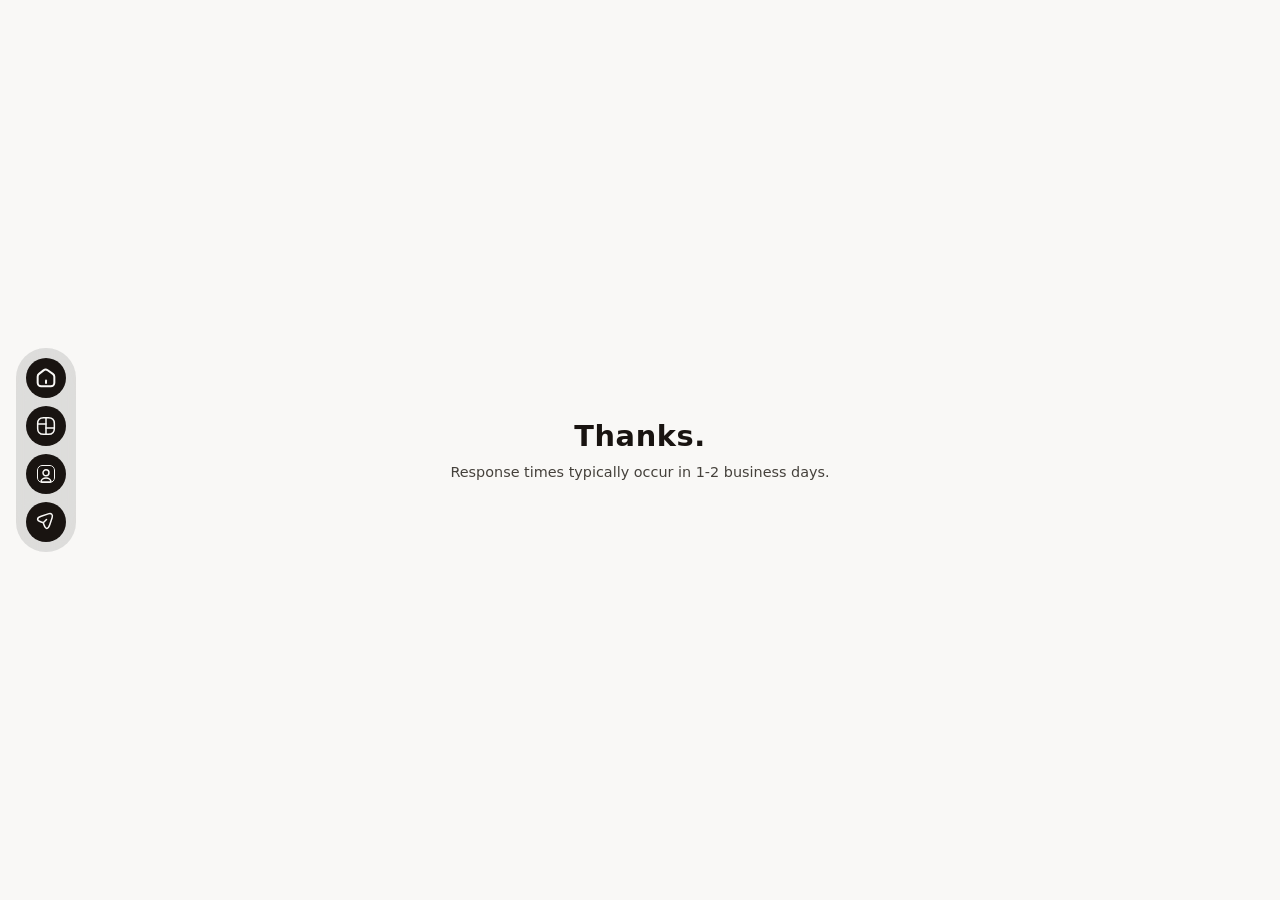
<file: thanks/index.html>
<!doctype html>
<!-- Made in Framer · framer.com ✨ -->
<!-- Published Jun 17, 2026, 9:06 PM UTC -->
<html lang="en" data-redirect-timezone="1" dir="ltr">
<head>
<base href="/">
	<meta charset="utf-8">
	
	
	<script>try{if(localStorage.getItem("__framer_force_showing_editorbar_since")){const n=document.createElement("link");n.rel = "modulepreload";n.href="";document.head.appendChild(n)}}catch(e){}</script>
	<!-- Start of headStart -->
    
    <!-- End of headStart -->
	<meta name="viewport" content="width=device-width">
	<meta name="generator" content="Framer b44fae2">
	<title>Thanks — Red Cable Studio</title>
    <meta name="description" content="Thanks for reaching out — response times are typically 1–2 days.">
    <meta name="framer-search-index" content="/framerusercontent.com/sites/35uBOpKtlLXnEH0vJcZ6LD/searchIndex-P76pPYYES1gp.json">
    <meta name="framer-search-index-fallback" content="/framerusercontent.com/sites/35uBOpKtlLXnEH0vJcZ6LD/searchIndex-ICaVFvFL2kTT.json">
    <meta name="framer-html-plugin" content="disable">
    <!-- Open Graph / Facebook -->
    <!-- Twitter -->
    <style data-framer-font-css>/* cyrillic-ext */
@font-face {
  font-family: 'Roboto';
  font-style: normal;
  font-weight: 300;
  font-stretch: 100%;
  font-display: swap;
  src: url(/fonts.gstatic.com/s/roboto/v51/KFO7CnqEu92Fr1ME7kSn66aGLdTylUAMa3GUBGEe.woff2) format('woff2');
  unicode-range: U+0460-052F, U+1C80-1C8A, U+20B4, U+2DE0-2DFF, U+A640-A69F, U+FE2E-FE2F;
}
/* cyrillic */
@font-face {
  font-family: 'Roboto';
  font-style: normal;
  font-weight: 300;
  font-stretch: 100%;
  font-display: swap;
  src: url(/fonts.gstatic.com/s/roboto/v51/KFO7CnqEu92Fr1ME7kSn66aGLdTylUAMa3iUBGEe.woff2) format('woff2');
  unicode-range: U+0301, U+0400-045F, U+0490-0491, U+04B0-04B1, U+2116;
}
/* greek-ext */
@font-face {
  font-family: 'Roboto';
  font-style: normal;
  font-weight: 300;
  font-stretch: 100%;
  font-display: swap;
  src: url(/fonts.gstatic.com/s/roboto/v51/KFO7CnqEu92Fr1ME7kSn66aGLdTylUAMa3CUBGEe.woff2) format('woff2');
  unicode-range: U+1F00-1FFF;
}
/* greek */
@font-face {
  font-family: 'Roboto';
  font-style: normal;
  font-weight: 300;
  font-stretch: 100%;
  font-display: swap;
  src: url(/fonts.gstatic.com/s/roboto/v51/KFO7CnqEu92Fr1ME7kSn66aGLdTylUAMa3-UBGEe.woff2) format('woff2');
  unicode-range: U+0370-0377, U+037A-037F, U+0384-038A, U+038C, U+038E-03A1, U+03A3-03FF;
}
/* math */
@font-face {
  font-family: 'Roboto';
  font-style: normal;
  font-weight: 300;
  font-stretch: 100%;
  font-display: swap;
  src: url(/fonts.gstatic.com/s/roboto/v51/KFO7CnqEu92Fr1ME7kSn66aGLdTylUAMawCUBGEe.woff2) format('woff2');
  unicode-range: U+0302-0303, U+0305, U+0307-0308, U+0310, U+0312, U+0315, U+031A, U+0326-0327, U+032C, U+032F-0330, U+0332-0333, U+0338, U+033A, U+0346, U+034D, U+0391-03A1, U+03A3-03A9, U+03B1-03C9, U+03D1, U+03D5-03D6, U+03F0-03F1, U+03F4-03F5, U+2016-2017, U+2034-2038, U+203C, U+2040, U+2043, U+2047, U+2050, U+2057, U+205F, U+2070-2071, U+2074-208E, U+2090-209C, U+20D0-20DC, U+20E1, U+20E5-20EF, U+2100-2112, U+2114-2115, U+2117-2121, U+2123-214F, U+2190, U+2192, U+2194-21AE, U+21B0-21E5, U+21F1-21F2, U+21F4-2211, U+2213-2214, U+2216-22FF, U+2308-230B, U+2310, U+2319, U+231C-2321, U+2336-237A, U+237C, U+2395, U+239B-23B7, U+23D0, U+23DC-23E1, U+2474-2475, U+25AF, U+25B3, U+25B7, U+25BD, U+25C1, U+25CA, U+25CC, U+25FB, U+266D-266F, U+27C0-27FF, U+2900-2AFF, U+2B0E-2B11, U+2B30-2B4C, U+2BFE, U+3030, U+FF5B, U+FF5D, U+1D400-1D7FF, U+1EE00-1EEFF;
}
/* symbols */
@font-face {
  font-family: 'Roboto';
  font-style: normal;
  font-weight: 300;
  font-stretch: 100%;
  font-display: swap;
  src: url(/fonts.gstatic.com/s/roboto/v51/KFO7CnqEu92Fr1ME7kSn66aGLdTylUAMaxKUBGEe.woff2) format('woff2');
  unicode-range: U+0001-000C, U+000E-001F, U+007F-009F, U+20DD-20E0, U+20E2-20E4, U+2150-218F, U+2190, U+2192, U+2194-2199, U+21AF, U+21E6-21F0, U+21F3, U+2218-2219, U+2299, U+22C4-22C6, U+2300-243F, U+2440-244A, U+2460-24FF, U+25A0-27BF, U+2800-28FF, U+2921-2922, U+2981, U+29BF, U+29EB, U+2B00-2BFF, U+4DC0-4DFF, U+FFF9-FFFB, U+10140-1018E, U+10190-1019C, U+101A0, U+101D0-101FD, U+102E0-102FB, U+10E60-10E7E, U+1D2C0-1D2D3, U+1D2E0-1D37F, U+1F000-1F0FF, U+1F100-1F1AD, U+1F1E6-1F1FF, U+1F30D-1F30F, U+1F315, U+1F31C, U+1F31E, U+1F320-1F32C, U+1F336, U+1F378, U+1F37D, U+1F382, U+1F393-1F39F, U+1F3A7-1F3A8, U+1F3AC-1F3AF, U+1F3C2, U+1F3C4-1F3C6, U+1F3CA-1F3CE, U+1F3D4-1F3E0, U+1F3ED, U+1F3F1-1F3F3, U+1F3F5-1F3F7, U+1F408, U+1F415, U+1F41F, U+1F426, U+1F43F, U+1F441-1F442, U+1F444, U+1F446-1F449, U+1F44C-1F44E, U+1F453, U+1F46A, U+1F47D, U+1F4A3, U+1F4B0, U+1F4B3, U+1F4B9, U+1F4BB, U+1F4BF, U+1F4C8-1F4CB, U+1F4D6, U+1F4DA, U+1F4DF, U+1F4E3-1F4E6, U+1F4EA-1F4ED, U+1F4F7, U+1F4F9-1F4FB, U+1F4FD-1F4FE, U+1F503, U+1F507-1F50B, U+1F50D, U+1F512-1F513, U+1F53E-1F54A, U+1F54F-1F5FA, U+1F610, U+1F650-1F67F, U+1F687, U+1F68D, U+1F691, U+1F694, U+1F698, U+1F6AD, U+1F6B2, U+1F6B9-1F6BA, U+1F6BC, U+1F6C6-1F6CF, U+1F6D3-1F6D7, U+1F6E0-1F6EA, U+1F6F0-1F6F3, U+1F6F7-1F6FC, U+1F700-1F7FF, U+1F800-1F80B, U+1F810-1F847, U+1F850-1F859, U+1F860-1F887, U+1F890-1F8AD, U+1F8B0-1F8BB, U+1F8C0-1F8C1, U+1F900-1F90B, U+1F93B, U+1F946, U+1F984, U+1F996, U+1F9E9, U+1FA00-1FA6F, U+1FA70-1FA7C, U+1FA80-1FA89, U+1FA8F-1FAC6, U+1FACE-1FADC, U+1FADF-1FAE9, U+1FAF0-1FAF8, U+1FB00-1FBFF;
}
/* vietnamese */
@font-face {
  font-family: 'Roboto';
  font-style: normal;
  font-weight: 300;
  font-stretch: 100%;
  font-display: swap;
  src: url(/fonts.gstatic.com/s/roboto/v51/KFO7CnqEu92Fr1ME7kSn66aGLdTylUAMa3OUBGEe.woff2) format('woff2');
  unicode-range: U+0102-0103, U+0110-0111, U+0128-0129, U+0168-0169, U+01A0-01A1, U+01AF-01B0, U+0300-0301, U+0303-0304, U+0308-0309, U+0323, U+0329, U+1EA0-1EF9, U+20AB;
}
/* latin-ext */
@font-face {
  font-family: 'Roboto';
  font-style: normal;
  font-weight: 300;
  font-stretch: 100%;
  font-display: swap;
  src: url(/fonts.gstatic.com/s/roboto/v51/KFO7CnqEu92Fr1ME7kSn66aGLdTylUAMa3KUBGEe.woff2) format('woff2');
  unicode-range: U+0100-02BA, U+02BD-02C5, U+02C7-02CC, U+02CE-02D7, U+02DD-02FF, U+0304, U+0308, U+0329, U+1D00-1DBF, U+1E00-1E9F, U+1EF2-1EFF, U+2020, U+20A0-20AB, U+20AD-20C0, U+2113, U+2C60-2C7F, U+A720-A7FF;
}
/* latin */
@font-face {
  font-family: 'Roboto';
  font-style: normal;
  font-weight: 300;
  font-stretch: 100%;
  font-display: swap;
  src: url(/fonts.gstatic.com/s/roboto/v51/KFO7CnqEu92Fr1ME7kSn66aGLdTylUAMa3yUBA.woff2) format('woff2');
  unicode-range: U+0000-00FF, U+0131, U+0152-0153, U+02BB-02BC, U+02C6, U+02DA, U+02DC, U+0304, U+0308, U+0329, U+2000-206F, U+20AC, U+2122, U+2191, U+2193, U+2212, U+2215, U+FEFF, U+FFFD;
}
/* cyrillic-ext */
@font-face {
  font-family: 'Roboto';
  font-style: normal;
  font-weight: 400;
  font-stretch: 100%;
  font-display: swap;
  src: url(/fonts.gstatic.com/s/roboto/v51/KFO7CnqEu92Fr1ME7kSn66aGLdTylUAMa3GUBGEe.woff2) format('woff2');
  unicode-range: U+0460-052F, U+1C80-1C8A, U+20B4, U+2DE0-2DFF, U+A640-A69F, U+FE2E-FE2F;
}
/* cyrillic */
@font-face {
  font-family: 'Roboto';
  font-style: normal;
  font-weight: 400;
  font-stretch: 100%;
  font-display: swap;
  src: url(/fonts.gstatic.com/s/roboto/v51/KFO7CnqEu92Fr1ME7kSn66aGLdTylUAMa3iUBGEe.woff2) format('woff2');
  unicode-range: U+0301, U+0400-045F, U+0490-0491, U+04B0-04B1, U+2116;
}
/* greek-ext */
@font-face {
  font-family: 'Roboto';
  font-style: normal;
  font-weight: 400;
  font-stretch: 100%;
  font-display: swap;
  src: url(/fonts.gstatic.com/s/roboto/v51/KFO7CnqEu92Fr1ME7kSn66aGLdTylUAMa3CUBGEe.woff2) format('woff2');
  unicode-range: U+1F00-1FFF;
}
/* greek */
@font-face {
  font-family: 'Roboto';
  font-style: normal;
  font-weight: 400;
  font-stretch: 100%;
  font-display: swap;
  src: url(/fonts.gstatic.com/s/roboto/v51/KFO7CnqEu92Fr1ME7kSn66aGLdTylUAMa3-UBGEe.woff2) format('woff2');
  unicode-range: U+0370-0377, U+037A-037F, U+0384-038A, U+038C, U+038E-03A1, U+03A3-03FF;
}
/* math */
@font-face {
  font-family: 'Roboto';
  font-style: normal;
  font-weight: 400;
  font-stretch: 100%;
  font-display: swap;
  src: url(/fonts.gstatic.com/s/roboto/v51/KFO7CnqEu92Fr1ME7kSn66aGLdTylUAMawCUBGEe.woff2) format('woff2');
  unicode-range: U+0302-0303, U+0305, U+0307-0308, U+0310, U+0312, U+0315, U+031A, U+0326-0327, U+032C, U+032F-0330, U+0332-0333, U+0338, U+033A, U+0346, U+034D, U+0391-03A1, U+03A3-03A9, U+03B1-03C9, U+03D1, U+03D5-03D6, U+03F0-03F1, U+03F4-03F5, U+2016-2017, U+2034-2038, U+203C, U+2040, U+2043, U+2047, U+2050, U+2057, U+205F, U+2070-2071, U+2074-208E, U+2090-209C, U+20D0-20DC, U+20E1, U+20E5-20EF, U+2100-2112, U+2114-2115, U+2117-2121, U+2123-214F, U+2190, U+2192, U+2194-21AE, U+21B0-21E5, U+21F1-21F2, U+21F4-2211, U+2213-2214, U+2216-22FF, U+2308-230B, U+2310, U+2319, U+231C-2321, U+2336-237A, U+237C, U+2395, U+239B-23B7, U+23D0, U+23DC-23E1, U+2474-2475, U+25AF, U+25B3, U+25B7, U+25BD, U+25C1, U+25CA, U+25CC, U+25FB, U+266D-266F, U+27C0-27FF, U+2900-2AFF, U+2B0E-2B11, U+2B30-2B4C, U+2BFE, U+3030, U+FF5B, U+FF5D, U+1D400-1D7FF, U+1EE00-1EEFF;
}
/* symbols */
@font-face {
  font-family: 'Roboto';
  font-style: normal;
  font-weight: 400;
  font-stretch: 100%;
  font-display: swap;
  src: url(/fonts.gstatic.com/s/roboto/v51/KFO7CnqEu92Fr1ME7kSn66aGLdTylUAMaxKUBGEe.woff2) format('woff2');
  unicode-range: U+0001-000C, U+000E-001F, U+007F-009F, U+20DD-20E0, U+20E2-20E4, U+2150-218F, U+2190, U+2192, U+2194-2199, U+21AF, U+21E6-21F0, U+21F3, U+2218-2219, U+2299, U+22C4-22C6, U+2300-243F, U+2440-244A, U+2460-24FF, U+25A0-27BF, U+2800-28FF, U+2921-2922, U+2981, U+29BF, U+29EB, U+2B00-2BFF, U+4DC0-4DFF, U+FFF9-FFFB, U+10140-1018E, U+10190-1019C, U+101A0, U+101D0-101FD, U+102E0-102FB, U+10E60-10E7E, U+1D2C0-1D2D3, U+1D2E0-1D37F, U+1F000-1F0FF, U+1F100-1F1AD, U+1F1E6-1F1FF, U+1F30D-1F30F, U+1F315, U+1F31C, U+1F31E, U+1F320-1F32C, U+1F336, U+1F378, U+1F37D, U+1F382, U+1F393-1F39F, U+1F3A7-1F3A8, U+1F3AC-1F3AF, U+1F3C2, U+1F3C4-1F3C6, U+1F3CA-1F3CE, U+1F3D4-1F3E0, U+1F3ED, U+1F3F1-1F3F3, U+1F3F5-1F3F7, U+1F408, U+1F415, U+1F41F, U+1F426, U+1F43F, U+1F441-1F442, U+1F444, U+1F446-1F449, U+1F44C-1F44E, U+1F453, U+1F46A, U+1F47D, U+1F4A3, U+1F4B0, U+1F4B3, U+1F4B9, U+1F4BB, U+1F4BF, U+1F4C8-1F4CB, U+1F4D6, U+1F4DA, U+1F4DF, U+1F4E3-1F4E6, U+1F4EA-1F4ED, U+1F4F7, U+1F4F9-1F4FB, U+1F4FD-1F4FE, U+1F503, U+1F507-1F50B, U+1F50D, U+1F512-1F513, U+1F53E-1F54A, U+1F54F-1F5FA, U+1F610, U+1F650-1F67F, U+1F687, U+1F68D, U+1F691, U+1F694, U+1F698, U+1F6AD, U+1F6B2, U+1F6B9-1F6BA, U+1F6BC, U+1F6C6-1F6CF, U+1F6D3-1F6D7, U+1F6E0-1F6EA, U+1F6F0-1F6F3, U+1F6F7-1F6FC, U+1F700-1F7FF, U+1F800-1F80B, U+1F810-1F847, U+1F850-1F859, U+1F860-1F887, U+1F890-1F8AD, U+1F8B0-1F8BB, U+1F8C0-1F8C1, U+1F900-1F90B, U+1F93B, U+1F946, U+1F984, U+1F996, U+1F9E9, U+1FA00-1FA6F, U+1FA70-1FA7C, U+1FA80-1FA89, U+1FA8F-1FAC6, U+1FACE-1FADC, U+1FADF-1FAE9, U+1FAF0-1FAF8, U+1FB00-1FBFF;
}
/* vietnamese */
@font-face {
  font-family: 'Roboto';
  font-style: normal;
  font-weight: 400;
  font-stretch: 100%;
  font-display: swap;
  src: url(/fonts.gstatic.com/s/roboto/v51/KFO7CnqEu92Fr1ME7kSn66aGLdTylUAMa3OUBGEe.woff2) format('woff2');
  unicode-range: U+0102-0103, U+0110-0111, U+0128-0129, U+0168-0169, U+01A0-01A1, U+01AF-01B0, U+0300-0301, U+0303-0304, U+0308-0309, U+0323, U+0329, U+1EA0-1EF9, U+20AB;
}
/* latin-ext */
@font-face {
  font-family: 'Roboto';
  font-style: normal;
  font-weight: 400;
  font-stretch: 100%;
  font-display: swap;
  src: url(/fonts.gstatic.com/s/roboto/v51/KFO7CnqEu92Fr1ME7kSn66aGLdTylUAMa3KUBGEe.woff2) format('woff2');
  unicode-range: U+0100-02BA, U+02BD-02C5, U+02C7-02CC, U+02CE-02D7, U+02DD-02FF, U+0304, U+0308, U+0329, U+1D00-1DBF, U+1E00-1E9F, U+1EF2-1EFF, U+2020, U+20A0-20AB, U+20AD-20C0, U+2113, U+2C60-2C7F, U+A720-A7FF;
}
/* latin */
@font-face {
  font-family: 'Roboto';
  font-style: normal;
  font-weight: 400;
  font-stretch: 100%;
  font-display: swap;
  src: url(/fonts.gstatic.com/s/roboto/v51/KFO7CnqEu92Fr1ME7kSn66aGLdTylUAMa3yUBA.woff2) format('woff2');
  unicode-range: U+0000-00FF, U+0131, U+0152-0153, U+02BB-02BC, U+02C6, U+02DA, U+02DC, U+0304, U+0308, U+0329, U+2000-206F, U+20AC, U+2122, U+2191, U+2193, U+2212, U+2215, U+FEFF, U+FFFD;
}
/* cyrillic-ext */
@font-face {
  font-family: 'Roboto';
  font-style: normal;
  font-weight: 500;
  font-stretch: 100%;
  font-display: swap;
  src: url(/fonts.gstatic.com/s/roboto/v51/KFO7CnqEu92Fr1ME7kSn66aGLdTylUAMa3GUBGEe.woff2) format('woff2');
  unicode-range: U+0460-052F, U+1C80-1C8A, U+20B4, U+2DE0-2DFF, U+A640-A69F, U+FE2E-FE2F;
}
/* cyrillic */
@font-face {
  font-family: 'Roboto';
  font-style: normal;
  font-weight: 500;
  font-stretch: 100%;
  font-display: swap;
  src: url(/fonts.gstatic.com/s/roboto/v51/KFO7CnqEu92Fr1ME7kSn66aGLdTylUAMa3iUBGEe.woff2) format('woff2');
  unicode-range: U+0301, U+0400-045F, U+0490-0491, U+04B0-04B1, U+2116;
}
/* greek-ext */
@font-face {
  font-family: 'Roboto';
  font-style: normal;
  font-weight: 500;
  font-stretch: 100%;
  font-display: swap;
  src: url(/fonts.gstatic.com/s/roboto/v51/KFO7CnqEu92Fr1ME7kSn66aGLdTylUAMa3CUBGEe.woff2) format('woff2');
  unicode-range: U+1F00-1FFF;
}
/* greek */
@font-face {
  font-family: 'Roboto';
  font-style: normal;
  font-weight: 500;
  font-stretch: 100%;
  font-display: swap;
  src: url(/fonts.gstatic.com/s/roboto/v51/KFO7CnqEu92Fr1ME7kSn66aGLdTylUAMa3-UBGEe.woff2) format('woff2');
  unicode-range: U+0370-0377, U+037A-037F, U+0384-038A, U+038C, U+038E-03A1, U+03A3-03FF;
}
/* math */
@font-face {
  font-family: 'Roboto';
  font-style: normal;
  font-weight: 500;
  font-stretch: 100%;
  font-display: swap;
  src: url(/fonts.gstatic.com/s/roboto/v51/KFO7CnqEu92Fr1ME7kSn66aGLdTylUAMawCUBGEe.woff2) format('woff2');
  unicode-range: U+0302-0303, U+0305, U+0307-0308, U+0310, U+0312, U+0315, U+031A, U+0326-0327, U+032C, U+032F-0330, U+0332-0333, U+0338, U+033A, U+0346, U+034D, U+0391-03A1, U+03A3-03A9, U+03B1-03C9, U+03D1, U+03D5-03D6, U+03F0-03F1, U+03F4-03F5, U+2016-2017, U+2034-2038, U+203C, U+2040, U+2043, U+2047, U+2050, U+2057, U+205F, U+2070-2071, U+2074-208E, U+2090-209C, U+20D0-20DC, U+20E1, U+20E5-20EF, U+2100-2112, U+2114-2115, U+2117-2121, U+2123-214F, U+2190, U+2192, U+2194-21AE, U+21B0-21E5, U+21F1-21F2, U+21F4-2211, U+2213-2214, U+2216-22FF, U+2308-230B, U+2310, U+2319, U+231C-2321, U+2336-237A, U+237C, U+2395, U+239B-23B7, U+23D0, U+23DC-23E1, U+2474-2475, U+25AF, U+25B3, U+25B7, U+25BD, U+25C1, U+25CA, U+25CC, U+25FB, U+266D-266F, U+27C0-27FF, U+2900-2AFF, U+2B0E-2B11, U+2B30-2B4C, U+2BFE, U+3030, U+FF5B, U+FF5D, U+1D400-1D7FF, U+1EE00-1EEFF;
}
/* symbols */
@font-face {
  font-family: 'Roboto';
  font-style: normal;
  font-weight: 500;
  font-stretch: 100%;
  font-display: swap;
  src: url(/fonts.gstatic.com/s/roboto/v51/KFO7CnqEu92Fr1ME7kSn66aGLdTylUAMaxKUBGEe.woff2) format('woff2');
  unicode-range: U+0001-000C, U+000E-001F, U+007F-009F, U+20DD-20E0, U+20E2-20E4, U+2150-218F, U+2190, U+2192, U+2194-2199, U+21AF, U+21E6-21F0, U+21F3, U+2218-2219, U+2299, U+22C4-22C6, U+2300-243F, U+2440-244A, U+2460-24FF, U+25A0-27BF, U+2800-28FF, U+2921-2922, U+2981, U+29BF, U+29EB, U+2B00-2BFF, U+4DC0-4DFF, U+FFF9-FFFB, U+10140-1018E, U+10190-1019C, U+101A0, U+101D0-101FD, U+102E0-102FB, U+10E60-10E7E, U+1D2C0-1D2D3, U+1D2E0-1D37F, U+1F000-1F0FF, U+1F100-1F1AD, U+1F1E6-1F1FF, U+1F30D-1F30F, U+1F315, U+1F31C, U+1F31E, U+1F320-1F32C, U+1F336, U+1F378, U+1F37D, U+1F382, U+1F393-1F39F, U+1F3A7-1F3A8, U+1F3AC-1F3AF, U+1F3C2, U+1F3C4-1F3C6, U+1F3CA-1F3CE, U+1F3D4-1F3E0, U+1F3ED, U+1F3F1-1F3F3, U+1F3F5-1F3F7, U+1F408, U+1F415, U+1F41F, U+1F426, U+1F43F, U+1F441-1F442, U+1F444, U+1F446-1F449, U+1F44C-1F44E, U+1F453, U+1F46A, U+1F47D, U+1F4A3, U+1F4B0, U+1F4B3, U+1F4B9, U+1F4BB, U+1F4BF, U+1F4C8-1F4CB, U+1F4D6, U+1F4DA, U+1F4DF, U+1F4E3-1F4E6, U+1F4EA-1F4ED, U+1F4F7, U+1F4F9-1F4FB, U+1F4FD-1F4FE, U+1F503, U+1F507-1F50B, U+1F50D, U+1F512-1F513, U+1F53E-1F54A, U+1F54F-1F5FA, U+1F610, U+1F650-1F67F, U+1F687, U+1F68D, U+1F691, U+1F694, U+1F698, U+1F6AD, U+1F6B2, U+1F6B9-1F6BA, U+1F6BC, U+1F6C6-1F6CF, U+1F6D3-1F6D7, U+1F6E0-1F6EA, U+1F6F0-1F6F3, U+1F6F7-1F6FC, U+1F700-1F7FF, U+1F800-1F80B, U+1F810-1F847, U+1F850-1F859, U+1F860-1F887, U+1F890-1F8AD, U+1F8B0-1F8BB, U+1F8C0-1F8C1, U+1F900-1F90B, U+1F93B, U+1F946, U+1F984, U+1F996, U+1F9E9, U+1FA00-1FA6F, U+1FA70-1FA7C, U+1FA80-1FA89, U+1FA8F-1FAC6, U+1FACE-1FADC, U+1FADF-1FAE9, U+1FAF0-1FAF8, U+1FB00-1FBFF;
}
/* vietnamese */
@font-face {
  font-family: 'Roboto';
  font-style: normal;
  font-weight: 500;
  font-stretch: 100%;
  font-display: swap;
  src: url(/fonts.gstatic.com/s/roboto/v51/KFO7CnqEu92Fr1ME7kSn66aGLdTylUAMa3OUBGEe.woff2) format('woff2');
  unicode-range: U+0102-0103, U+0110-0111, U+0128-0129, U+0168-0169, U+01A0-01A1, U+01AF-01B0, U+0300-0301, U+0303-0304, U+0308-0309, U+0323, U+0329, U+1EA0-1EF9, U+20AB;
}
/* latin-ext */
@font-face {
  font-family: 'Roboto';
  font-style: normal;
  font-weight: 500;
  font-stretch: 100%;
  font-display: swap;
  src: url(/fonts.gstatic.com/s/roboto/v51/KFO7CnqEu92Fr1ME7kSn66aGLdTylUAMa3KUBGEe.woff2) format('woff2');
  unicode-range: U+0100-02BA, U+02BD-02C5, U+02C7-02CC, U+02CE-02D7, U+02DD-02FF, U+0304, U+0308, U+0329, U+1D00-1DBF, U+1E00-1E9F, U+1EF2-1EFF, U+2020, U+20A0-20AB, U+20AD-20C0, U+2113, U+2C60-2C7F, U+A720-A7FF;
}
/* latin */
@font-face {
  font-family: 'Roboto';
  font-style: normal;
  font-weight: 500;
  font-stretch: 100%;
  font-display: swap;
  src: url(/fonts.gstatic.com/s/roboto/v51/KFO7CnqEu92Fr1ME7kSn66aGLdTylUAMa3yUBA.woff2) format('woff2');
  unicode-range: U+0000-00FF, U+0131, U+0152-0153, U+02BB-02BC, U+02C6, U+02DA, U+02DC, U+0304, U+0308, U+0329, U+2000-206F, U+20AC, U+2122, U+2191, U+2193, U+2212, U+2215, U+FEFF, U+FFFD;
}
/* cyrillic-ext */
@font-face {
  font-family: 'Roboto';
  font-style: normal;
  font-weight: 600;
  font-stretch: 100%;
  font-display: swap;
  src: url(/fonts.gstatic.com/s/roboto/v51/KFO7CnqEu92Fr1ME7kSn66aGLdTylUAMa3GUBGEe.woff2) format('woff2');
  unicode-range: U+0460-052F, U+1C80-1C8A, U+20B4, U+2DE0-2DFF, U+A640-A69F, U+FE2E-FE2F;
}
/* cyrillic */
@font-face {
  font-family: 'Roboto';
  font-style: normal;
  font-weight: 600;
  font-stretch: 100%;
  font-display: swap;
  src: url(/fonts.gstatic.com/s/roboto/v51/KFO7CnqEu92Fr1ME7kSn66aGLdTylUAMa3iUBGEe.woff2) format('woff2');
  unicode-range: U+0301, U+0400-045F, U+0490-0491, U+04B0-04B1, U+2116;
}
/* greek-ext */
@font-face {
  font-family: 'Roboto';
  font-style: normal;
  font-weight: 600;
  font-stretch: 100%;
  font-display: swap;
  src: url(/fonts.gstatic.com/s/roboto/v51/KFO7CnqEu92Fr1ME7kSn66aGLdTylUAMa3CUBGEe.woff2) format('woff2');
  unicode-range: U+1F00-1FFF;
}
/* greek */
@font-face {
  font-family: 'Roboto';
  font-style: normal;
  font-weight: 600;
  font-stretch: 100%;
  font-display: swap;
  src: url(/fonts.gstatic.com/s/roboto/v51/KFO7CnqEu92Fr1ME7kSn66aGLdTylUAMa3-UBGEe.woff2) format('woff2');
  unicode-range: U+0370-0377, U+037A-037F, U+0384-038A, U+038C, U+038E-03A1, U+03A3-03FF;
}
/* math */
@font-face {
  font-family: 'Roboto';
  font-style: normal;
  font-weight: 600;
  font-stretch: 100%;
  font-display: swap;
  src: url(/fonts.gstatic.com/s/roboto/v51/KFO7CnqEu92Fr1ME7kSn66aGLdTylUAMawCUBGEe.woff2) format('woff2');
  unicode-range: U+0302-0303, U+0305, U+0307-0308, U+0310, U+0312, U+0315, U+031A, U+0326-0327, U+032C, U+032F-0330, U+0332-0333, U+0338, U+033A, U+0346, U+034D, U+0391-03A1, U+03A3-03A9, U+03B1-03C9, U+03D1, U+03D5-03D6, U+03F0-03F1, U+03F4-03F5, U+2016-2017, U+2034-2038, U+203C, U+2040, U+2043, U+2047, U+2050, U+2057, U+205F, U+2070-2071, U+2074-208E, U+2090-209C, U+20D0-20DC, U+20E1, U+20E5-20EF, U+2100-2112, U+2114-2115, U+2117-2121, U+2123-214F, U+2190, U+2192, U+2194-21AE, U+21B0-21E5, U+21F1-21F2, U+21F4-2211, U+2213-2214, U+2216-22FF, U+2308-230B, U+2310, U+2319, U+231C-2321, U+2336-237A, U+237C, U+2395, U+239B-23B7, U+23D0, U+23DC-23E1, U+2474-2475, U+25AF, U+25B3, U+25B7, U+25BD, U+25C1, U+25CA, U+25CC, U+25FB, U+266D-266F, U+27C0-27FF, U+2900-2AFF, U+2B0E-2B11, U+2B30-2B4C, U+2BFE, U+3030, U+FF5B, U+FF5D, U+1D400-1D7FF, U+1EE00-1EEFF;
}
/* symbols */
@font-face {
  font-family: 'Roboto';
  font-style: normal;
  font-weight: 600;
  font-stretch: 100%;
  font-display: swap;
  src: url(/fonts.gstatic.com/s/roboto/v51/KFO7CnqEu92Fr1ME7kSn66aGLdTylUAMaxKUBGEe.woff2) format('woff2');
  unicode-range: U+0001-000C, U+000E-001F, U+007F-009F, U+20DD-20E0, U+20E2-20E4, U+2150-218F, U+2190, U+2192, U+2194-2199, U+21AF, U+21E6-21F0, U+21F3, U+2218-2219, U+2299, U+22C4-22C6, U+2300-243F, U+2440-244A, U+2460-24FF, U+25A0-27BF, U+2800-28FF, U+2921-2922, U+2981, U+29BF, U+29EB, U+2B00-2BFF, U+4DC0-4DFF, U+FFF9-FFFB, U+10140-1018E, U+10190-1019C, U+101A0, U+101D0-101FD, U+102E0-102FB, U+10E60-10E7E, U+1D2C0-1D2D3, U+1D2E0-1D37F, U+1F000-1F0FF, U+1F100-1F1AD, U+1F1E6-1F1FF, U+1F30D-1F30F, U+1F315, U+1F31C, U+1F31E, U+1F320-1F32C, U+1F336, U+1F378, U+1F37D, U+1F382, U+1F393-1F39F, U+1F3A7-1F3A8, U+1F3AC-1F3AF, U+1F3C2, U+1F3C4-1F3C6, U+1F3CA-1F3CE, U+1F3D4-1F3E0, U+1F3ED, U+1F3F1-1F3F3, U+1F3F5-1F3F7, U+1F408, U+1F415, U+1F41F, U+1F426, U+1F43F, U+1F441-1F442, U+1F444, U+1F446-1F449, U+1F44C-1F44E, U+1F453, U+1F46A, U+1F47D, U+1F4A3, U+1F4B0, U+1F4B3, U+1F4B9, U+1F4BB, U+1F4BF, U+1F4C8-1F4CB, U+1F4D6, U+1F4DA, U+1F4DF, U+1F4E3-1F4E6, U+1F4EA-1F4ED, U+1F4F7, U+1F4F9-1F4FB, U+1F4FD-1F4FE, U+1F503, U+1F507-1F50B, U+1F50D, U+1F512-1F513, U+1F53E-1F54A, U+1F54F-1F5FA, U+1F610, U+1F650-1F67F, U+1F687, U+1F68D, U+1F691, U+1F694, U+1F698, U+1F6AD, U+1F6B2, U+1F6B9-1F6BA, U+1F6BC, U+1F6C6-1F6CF, U+1F6D3-1F6D7, U+1F6E0-1F6EA, U+1F6F0-1F6F3, U+1F6F7-1F6FC, U+1F700-1F7FF, U+1F800-1F80B, U+1F810-1F847, U+1F850-1F859, U+1F860-1F887, U+1F890-1F8AD, U+1F8B0-1F8BB, U+1F8C0-1F8C1, U+1F900-1F90B, U+1F93B, U+1F946, U+1F984, U+1F996, U+1F9E9, U+1FA00-1FA6F, U+1FA70-1FA7C, U+1FA80-1FA89, U+1FA8F-1FAC6, U+1FACE-1FADC, U+1FADF-1FAE9, U+1FAF0-1FAF8, U+1FB00-1FBFF;
}
/* vietnamese */
@font-face {
  font-family: 'Roboto';
  font-style: normal;
  font-weight: 600;
  font-stretch: 100%;
  font-display: swap;
  src: url(/fonts.gstatic.com/s/roboto/v51/KFO7CnqEu92Fr1ME7kSn66aGLdTylUAMa3OUBGEe.woff2) format('woff2');
  unicode-range: U+0102-0103, U+0110-0111, U+0128-0129, U+0168-0169, U+01A0-01A1, U+01AF-01B0, U+0300-0301, U+0303-0304, U+0308-0309, U+0323, U+0329, U+1EA0-1EF9, U+20AB;
}
/* latin-ext */
@font-face {
  font-family: 'Roboto';
  font-style: normal;
  font-weight: 600;
  font-stretch: 100%;
  font-display: swap;
  src: url(/fonts.gstatic.com/s/roboto/v51/KFO7CnqEu92Fr1ME7kSn66aGLdTylUAMa3KUBGEe.woff2) format('woff2');
  unicode-range: U+0100-02BA, U+02BD-02C5, U+02C7-02CC, U+02CE-02D7, U+02DD-02FF, U+0304, U+0308, U+0329, U+1D00-1DBF, U+1E00-1E9F, U+1EF2-1EFF, U+2020, U+20A0-20AB, U+20AD-20C0, U+2113, U+2C60-2C7F, U+A720-A7FF;
}
/* latin */
@font-face {
  font-family: 'Roboto';
  font-style: normal;
  font-weight: 600;
  font-stretch: 100%;
  font-display: swap;
  src: url(/fonts.gstatic.com/s/roboto/v51/KFO7CnqEu92Fr1ME7kSn66aGLdTylUAMa3yUBA.woff2) format('woff2');
  unicode-range: U+0000-00FF, U+0131, U+0152-0153, U+02BB-02BC, U+02C6, U+02DA, U+02DC, U+0304, U+0308, U+0329, U+2000-206F, U+20AC, U+2122, U+2191, U+2193, U+2212, U+2215, U+FEFF, U+FFFD;
}
/* cyrillic-ext */
@font-face {
  font-family: 'Roboto';
  font-style: normal;
  font-weight: 700;
  font-stretch: 100%;
  font-display: swap;
  src: url(/fonts.gstatic.com/s/roboto/v51/KFO7CnqEu92Fr1ME7kSn66aGLdTylUAMa3GUBGEe.woff2) format('woff2');
  unicode-range: U+0460-052F, U+1C80-1C8A, U+20B4, U+2DE0-2DFF, U+A640-A69F, U+FE2E-FE2F;
}
/* cyrillic */
@font-face {
  font-family: 'Roboto';
  font-style: normal;
  font-weight: 700;
  font-stretch: 100%;
  font-display: swap;
  src: url(/fonts.gstatic.com/s/roboto/v51/KFO7CnqEu92Fr1ME7kSn66aGLdTylUAMa3iUBGEe.woff2) format('woff2');
  unicode-range: U+0301, U+0400-045F, U+0490-0491, U+04B0-04B1, U+2116;
}
/* greek-ext */
@font-face {
  font-family: 'Roboto';
  font-style: normal;
  font-weight: 700;
  font-stretch: 100%;
  font-display: swap;
  src: url(/fonts.gstatic.com/s/roboto/v51/KFO7CnqEu92Fr1ME7kSn66aGLdTylUAMa3CUBGEe.woff2) format('woff2');
  unicode-range: U+1F00-1FFF;
}
/* greek */
@font-face {
  font-family: 'Roboto';
  font-style: normal;
  font-weight: 700;
  font-stretch: 100%;
  font-display: swap;
  src: url(/fonts.gstatic.com/s/roboto/v51/KFO7CnqEu92Fr1ME7kSn66aGLdTylUAMa3-UBGEe.woff2) format('woff2');
  unicode-range: U+0370-0377, U+037A-037F, U+0384-038A, U+038C, U+038E-03A1, U+03A3-03FF;
}
/* math */
@font-face {
  font-family: 'Roboto';
  font-style: normal;
  font-weight: 700;
  font-stretch: 100%;
  font-display: swap;
  src: url(/fonts.gstatic.com/s/roboto/v51/KFO7CnqEu92Fr1ME7kSn66aGLdTylUAMawCUBGEe.woff2) format('woff2');
  unicode-range: U+0302-0303, U+0305, U+0307-0308, U+0310, U+0312, U+0315, U+031A, U+0326-0327, U+032C, U+032F-0330, U+0332-0333, U+0338, U+033A, U+0346, U+034D, U+0391-03A1, U+03A3-03A9, U+03B1-03C9, U+03D1, U+03D5-03D6, U+03F0-03F1, U+03F4-03F5, U+2016-2017, U+2034-2038, U+203C, U+2040, U+2043, U+2047, U+2050, U+2057, U+205F, U+2070-2071, U+2074-208E, U+2090-209C, U+20D0-20DC, U+20E1, U+20E5-20EF, U+2100-2112, U+2114-2115, U+2117-2121, U+2123-214F, U+2190, U+2192, U+2194-21AE, U+21B0-21E5, U+21F1-21F2, U+21F4-2211, U+2213-2214, U+2216-22FF, U+2308-230B, U+2310, U+2319, U+231C-2321, U+2336-237A, U+237C, U+2395, U+239B-23B7, U+23D0, U+23DC-23E1, U+2474-2475, U+25AF, U+25B3, U+25B7, U+25BD, U+25C1, U+25CA, U+25CC, U+25FB, U+266D-266F, U+27C0-27FF, U+2900-2AFF, U+2B0E-2B11, U+2B30-2B4C, U+2BFE, U+3030, U+FF5B, U+FF5D, U+1D400-1D7FF, U+1EE00-1EEFF;
}
/* symbols */
@font-face {
  font-family: 'Roboto';
  font-style: normal;
  font-weight: 700;
  font-stretch: 100%;
  font-display: swap;
  src: url(/fonts.gstatic.com/s/roboto/v51/KFO7CnqEu92Fr1ME7kSn66aGLdTylUAMaxKUBGEe.woff2) format('woff2');
  unicode-range: U+0001-000C, U+000E-001F, U+007F-009F, U+20DD-20E0, U+20E2-20E4, U+2150-218F, U+2190, U+2192, U+2194-2199, U+21AF, U+21E6-21F0, U+21F3, U+2218-2219, U+2299, U+22C4-22C6, U+2300-243F, U+2440-244A, U+2460-24FF, U+25A0-27BF, U+2800-28FF, U+2921-2922, U+2981, U+29BF, U+29EB, U+2B00-2BFF, U+4DC0-4DFF, U+FFF9-FFFB, U+10140-1018E, U+10190-1019C, U+101A0, U+101D0-101FD, U+102E0-102FB, U+10E60-10E7E, U+1D2C0-1D2D3, U+1D2E0-1D37F, U+1F000-1F0FF, U+1F100-1F1AD, U+1F1E6-1F1FF, U+1F30D-1F30F, U+1F315, U+1F31C, U+1F31E, U+1F320-1F32C, U+1F336, U+1F378, U+1F37D, U+1F382, U+1F393-1F39F, U+1F3A7-1F3A8, U+1F3AC-1F3AF, U+1F3C2, U+1F3C4-1F3C6, U+1F3CA-1F3CE, U+1F3D4-1F3E0, U+1F3ED, U+1F3F1-1F3F3, U+1F3F5-1F3F7, U+1F408, U+1F415, U+1F41F, U+1F426, U+1F43F, U+1F441-1F442, U+1F444, U+1F446-1F449, U+1F44C-1F44E, U+1F453, U+1F46A, U+1F47D, U+1F4A3, U+1F4B0, U+1F4B3, U+1F4B9, U+1F4BB, U+1F4BF, U+1F4C8-1F4CB, U+1F4D6, U+1F4DA, U+1F4DF, U+1F4E3-1F4E6, U+1F4EA-1F4ED, U+1F4F7, U+1F4F9-1F4FB, U+1F4FD-1F4FE, U+1F503, U+1F507-1F50B, U+1F50D, U+1F512-1F513, U+1F53E-1F54A, U+1F54F-1F5FA, U+1F610, U+1F650-1F67F, U+1F687, U+1F68D, U+1F691, U+1F694, U+1F698, U+1F6AD, U+1F6B2, U+1F6B9-1F6BA, U+1F6BC, U+1F6C6-1F6CF, U+1F6D3-1F6D7, U+1F6E0-1F6EA, U+1F6F0-1F6F3, U+1F6F7-1F6FC, U+1F700-1F7FF, U+1F800-1F80B, U+1F810-1F847, U+1F850-1F859, U+1F860-1F887, U+1F890-1F8AD, U+1F8B0-1F8BB, U+1F8C0-1F8C1, U+1F900-1F90B, U+1F93B, U+1F946, U+1F984, U+1F996, U+1F9E9, U+1FA00-1FA6F, U+1FA70-1FA7C, U+1FA80-1FA89, U+1FA8F-1FAC6, U+1FACE-1FADC, U+1FADF-1FAE9, U+1FAF0-1FAF8, U+1FB00-1FBFF;
}
/* vietnamese */
@font-face {
  font-family: 'Roboto';
  font-style: normal;
  font-weight: 700;
  font-stretch: 100%;
  font-display: swap;
  src: url(/fonts.gstatic.com/s/roboto/v51/KFO7CnqEu92Fr1ME7kSn66aGLdTylUAMa3OUBGEe.woff2) format('woff2');
  unicode-range: U+0102-0103, U+0110-0111, U+0128-0129, U+0168-0169, U+01A0-01A1, U+01AF-01B0, U+0300-0301, U+0303-0304, U+0308-0309, U+0323, U+0329, U+1EA0-1EF9, U+20AB;
}
/* latin-ext */
@font-face {
  font-family: 'Roboto';
  font-style: normal;
  font-weight: 700;
  font-stretch: 100%;
  font-display: swap;
  src: url(/fonts.gstatic.com/s/roboto/v51/KFO7CnqEu92Fr1ME7kSn66aGLdTylUAMa3KUBGEe.woff2) format('woff2');
  unicode-range: U+0100-02BA, U+02BD-02C5, U+02C7-02CC, U+02CE-02D7, U+02DD-02FF, U+0304, U+0308, U+0329, U+1D00-1DBF, U+1E00-1E9F, U+1EF2-1EFF, U+2020, U+20A0-20AB, U+20AD-20C0, U+2113, U+2C60-2C7F, U+A720-A7FF;
}
/* latin */
@font-face {
  font-family: 'Roboto';
  font-style: normal;
  font-weight: 700;
  font-stretch: 100%;
  font-display: swap;
  src: url(/fonts.gstatic.com/s/roboto/v51/KFO7CnqEu92Fr1ME7kSn66aGLdTylUAMa3yUBA.woff2) format('woff2');
  unicode-range: U+0000-00FF, U+0131, U+0152-0153, U+02BB-02BC, U+02C6, U+02DA, U+02DC, U+0304, U+0308, U+0329, U+2000-206F, U+20AC, U+2122, U+2191, U+2193, U+2212, U+2215, U+FEFF, U+FFFD;
}
/* cyrillic-ext */
@font-face {
  font-family: 'Roboto';
  font-style: normal;
  font-weight: 800;
  font-stretch: 100%;
  font-display: swap;
  src: url(/fonts.gstatic.com/s/roboto/v51/KFO7CnqEu92Fr1ME7kSn66aGLdTylUAMa3GUBGEe.woff2) format('woff2');
  unicode-range: U+0460-052F, U+1C80-1C8A, U+20B4, U+2DE0-2DFF, U+A640-A69F, U+FE2E-FE2F;
}
/* cyrillic */
@font-face {
  font-family: 'Roboto';
  font-style: normal;
  font-weight: 800;
  font-stretch: 100%;
  font-display: swap;
  src: url(/fonts.gstatic.com/s/roboto/v51/KFO7CnqEu92Fr1ME7kSn66aGLdTylUAMa3iUBGEe.woff2) format('woff2');
  unicode-range: U+0301, U+0400-045F, U+0490-0491, U+04B0-04B1, U+2116;
}
/* greek-ext */
@font-face {
  font-family: 'Roboto';
  font-style: normal;
  font-weight: 800;
  font-stretch: 100%;
  font-display: swap;
  src: url(/fonts.gstatic.com/s/roboto/v51/KFO7CnqEu92Fr1ME7kSn66aGLdTylUAMa3CUBGEe.woff2) format('woff2');
  unicode-range: U+1F00-1FFF;
}
/* greek */
@font-face {
  font-family: 'Roboto';
  font-style: normal;
  font-weight: 800;
  font-stretch: 100%;
  font-display: swap;
  src: url(/fonts.gstatic.com/s/roboto/v51/KFO7CnqEu92Fr1ME7kSn66aGLdTylUAMa3-UBGEe.woff2) format('woff2');
  unicode-range: U+0370-0377, U+037A-037F, U+0384-038A, U+038C, U+038E-03A1, U+03A3-03FF;
}
/* math */
@font-face {
  font-family: 'Roboto';
  font-style: normal;
  font-weight: 800;
  font-stretch: 100%;
  font-display: swap;
  src: url(/fonts.gstatic.com/s/roboto/v51/KFO7CnqEu92Fr1ME7kSn66aGLdTylUAMawCUBGEe.woff2) format('woff2');
  unicode-range: U+0302-0303, U+0305, U+0307-0308, U+0310, U+0312, U+0315, U+031A, U+0326-0327, U+032C, U+032F-0330, U+0332-0333, U+0338, U+033A, U+0346, U+034D, U+0391-03A1, U+03A3-03A9, U+03B1-03C9, U+03D1, U+03D5-03D6, U+03F0-03F1, U+03F4-03F5, U+2016-2017, U+2034-2038, U+203C, U+2040, U+2043, U+2047, U+2050, U+2057, U+205F, U+2070-2071, U+2074-208E, U+2090-209C, U+20D0-20DC, U+20E1, U+20E5-20EF, U+2100-2112, U+2114-2115, U+2117-2121, U+2123-214F, U+2190, U+2192, U+2194-21AE, U+21B0-21E5, U+21F1-21F2, U+21F4-2211, U+2213-2214, U+2216-22FF, U+2308-230B, U+2310, U+2319, U+231C-2321, U+2336-237A, U+237C, U+2395, U+239B-23B7, U+23D0, U+23DC-23E1, U+2474-2475, U+25AF, U+25B3, U+25B7, U+25BD, U+25C1, U+25CA, U+25CC, U+25FB, U+266D-266F, U+27C0-27FF, U+2900-2AFF, U+2B0E-2B11, U+2B30-2B4C, U+2BFE, U+3030, U+FF5B, U+FF5D, U+1D400-1D7FF, U+1EE00-1EEFF;
}
/* symbols */
@font-face {
  font-family: 'Roboto';
  font-style: normal;
  font-weight: 800;
  font-stretch: 100%;
  font-display: swap;
  src: url(/fonts.gstatic.com/s/roboto/v51/KFO7CnqEu92Fr1ME7kSn66aGLdTylUAMaxKUBGEe.woff2) format('woff2');
  unicode-range: U+0001-000C, U+000E-001F, U+007F-009F, U+20DD-20E0, U+20E2-20E4, U+2150-218F, U+2190, U+2192, U+2194-2199, U+21AF, U+21E6-21F0, U+21F3, U+2218-2219, U+2299, U+22C4-22C6, U+2300-243F, U+2440-244A, U+2460-24FF, U+25A0-27BF, U+2800-28FF, U+2921-2922, U+2981, U+29BF, U+29EB, U+2B00-2BFF, U+4DC0-4DFF, U+FFF9-FFFB, U+10140-1018E, U+10190-1019C, U+101A0, U+101D0-101FD, U+102E0-102FB, U+10E60-10E7E, U+1D2C0-1D2D3, U+1D2E0-1D37F, U+1F000-1F0FF, U+1F100-1F1AD, U+1F1E6-1F1FF, U+1F30D-1F30F, U+1F315, U+1F31C, U+1F31E, U+1F320-1F32C, U+1F336, U+1F378, U+1F37D, U+1F382, U+1F393-1F39F, U+1F3A7-1F3A8, U+1F3AC-1F3AF, U+1F3C2, U+1F3C4-1F3C6, U+1F3CA-1F3CE, U+1F3D4-1F3E0, U+1F3ED, U+1F3F1-1F3F3, U+1F3F5-1F3F7, U+1F408, U+1F415, U+1F41F, U+1F426, U+1F43F, U+1F441-1F442, U+1F444, U+1F446-1F449, U+1F44C-1F44E, U+1F453, U+1F46A, U+1F47D, U+1F4A3, U+1F4B0, U+1F4B3, U+1F4B9, U+1F4BB, U+1F4BF, U+1F4C8-1F4CB, U+1F4D6, U+1F4DA, U+1F4DF, U+1F4E3-1F4E6, U+1F4EA-1F4ED, U+1F4F7, U+1F4F9-1F4FB, U+1F4FD-1F4FE, U+1F503, U+1F507-1F50B, U+1F50D, U+1F512-1F513, U+1F53E-1F54A, U+1F54F-1F5FA, U+1F610, U+1F650-1F67F, U+1F687, U+1F68D, U+1F691, U+1F694, U+1F698, U+1F6AD, U+1F6B2, U+1F6B9-1F6BA, U+1F6BC, U+1F6C6-1F6CF, U+1F6D3-1F6D7, U+1F6E0-1F6EA, U+1F6F0-1F6F3, U+1F6F7-1F6FC, U+1F700-1F7FF, U+1F800-1F80B, U+1F810-1F847, U+1F850-1F859, U+1F860-1F887, U+1F890-1F8AD, U+1F8B0-1F8BB, U+1F8C0-1F8C1, U+1F900-1F90B, U+1F93B, U+1F946, U+1F984, U+1F996, U+1F9E9, U+1FA00-1FA6F, U+1FA70-1FA7C, U+1FA80-1FA89, U+1FA8F-1FAC6, U+1FACE-1FADC, U+1FADF-1FAE9, U+1FAF0-1FAF8, U+1FB00-1FBFF;
}
/* vietnamese */
@font-face {
  font-family: 'Roboto';
  font-style: normal;
  font-weight: 800;
  font-stretch: 100%;
  font-display: swap;
  src: url(/fonts.gstatic.com/s/roboto/v51/KFO7CnqEu92Fr1ME7kSn66aGLdTylUAMa3OUBGEe.woff2) format('woff2');
  unicode-range: U+0102-0103, U+0110-0111, U+0128-0129, U+0168-0169, U+01A0-01A1, U+01AF-01B0, U+0300-0301, U+0303-0304, U+0308-0309, U+0323, U+0329, U+1EA0-1EF9, U+20AB;
}
/* latin-ext */
@font-face {
  font-family: 'Roboto';
  font-style: normal;
  font-weight: 800;
  font-stretch: 100%;
  font-display: swap;
  src: url(/fonts.gstatic.com/s/roboto/v51/KFO7CnqEu92Fr1ME7kSn66aGLdTylUAMa3KUBGEe.woff2) format('woff2');
  unicode-range: U+0100-02BA, U+02BD-02C5, U+02C7-02CC, U+02CE-02D7, U+02DD-02FF, U+0304, U+0308, U+0329, U+1D00-1DBF, U+1E00-1E9F, U+1EF2-1EFF, U+2020, U+20A0-20AB, U+20AD-20C0, U+2113, U+2C60-2C7F, U+A720-A7FF;
}
/* latin */
@font-face {
  font-family: 'Roboto';
  font-style: normal;
  font-weight: 800;
  font-stretch: 100%;
  font-display: swap;
  src: url(/fonts.gstatic.com/s/roboto/v51/KFO7CnqEu92Fr1ME7kSn66aGLdTylUAMa3yUBA.woff2) format('woff2');
  unicode-range: U+0000-00FF, U+0131, U+0152-0153, U+02BB-02BC, U+02C6, U+02DA, U+02DC, U+0304, U+0308, U+0329, U+2000-206F, U+20AC, U+2122, U+2191, U+2193, U+2212, U+2215, U+FEFF, U+FFFD;
}
/* cyrillic-ext */
@font-face {
  font-family: 'Fira Mono';
  font-style: normal;
  font-weight: 700;
  src: url(/fonts.gstatic.com/s/firamono/v16/N0bS2SlFPv1weGeLZDtondvHk_fUWZA.woff2) format('woff2');
  unicode-range: U+0460-052F, U+1C80-1C8A, U+20B4, U+2DE0-2DFF, U+A640-A69F, U+FE2E-FE2F;
}
/* cyrillic */
@font-face {
  font-family: 'Fira Mono';
  font-style: normal;
  font-weight: 700;
  src: url(/fonts.gstatic.com/s/firamono/v16/N0bS2SlFPv1weGeLZDtondvHmvfUWZA.woff2) format('woff2');
  unicode-range: U+0301, U+0400-045F, U+0490-0491, U+04B0-04B1, U+2116;
}
/* greek-ext */
@font-face {
  font-family: 'Fira Mono';
  font-style: normal;
  font-weight: 700;
  src: url(/fonts.gstatic.com/s/firamono/v16/N0bS2SlFPv1weGeLZDtondvHkvfUWZA.woff2) format('woff2');
  unicode-range: U+1F00-1FFF;
}
/* greek */
@font-face {
  font-family: 'Fira Mono';
  font-style: normal;
  font-weight: 700;
  src: url(/fonts.gstatic.com/s/firamono/v16/N0bS2SlFPv1weGeLZDtondvHnffUWZA.woff2) format('woff2');
  unicode-range: U+0370-0377, U+037A-037F, U+0384-038A, U+038C, U+038E-03A1, U+03A3-03FF;
}
/* symbols2 */
@font-face {
  font-family: 'Fira Mono';
  font-style: normal;
  font-weight: 700;
  src: url(/fonts.gstatic.com/s/firamono/v16/N0bS2SlFPv1weGeLZDtondvHJNbxZKlI.woff2) format('woff2');
  unicode-range: U+2000-2001, U+2004-2008, U+200A, U+23B8-23BD, U+2500-259F;
}
/* latin-ext */
@font-face {
  font-family: 'Fira Mono';
  font-style: normal;
  font-weight: 700;
  src: url(/fonts.gstatic.com/s/firamono/v16/N0bS2SlFPv1weGeLZDtondvHkPfUWZA.woff2) format('woff2');
  unicode-range: U+0100-02BA, U+02BD-02C5, U+02C7-02CC, U+02CE-02D7, U+02DD-02FF, U+0304, U+0308, U+0329, U+1D00-1DBF, U+1E00-1E9F, U+1EF2-1EFF, U+2020, U+20A0-20AB, U+20AD-20C0, U+2113, U+2C60-2C7F, U+A720-A7FF;
}
/* latin */
@font-face {
  font-family: 'Fira Mono';
  font-style: normal;
  font-weight: 700;
  src: url(/fonts.gstatic.com/s/firamono/v16/N0bS2SlFPv1weGeLZDtondvHnvfU.woff2) format('woff2');
  unicode-range: U+0000-00FF, U+0131, U+0152-0153, U+02BB-02BC, U+02C6, U+02DA, U+02DC, U+0304, U+0308, U+0329, U+2000-206F, U+20AC, U+2122, U+2191, U+2193, U+2212, U+2215, U+FEFF, U+FFFD;
}

@font-face { font-family: "Inter"; src: url("/framerusercontent.com/assets/5vvr9Vy74if2I6bQbJvbw7SY1pQ.woff2"); font-display: swap; font-style: normal; font-weight: 400; unicode-range: U+0460-052F, U+1C80-1C88, U+20B4, U+2DE0-2DFF, U+A640-A69F, U+FE2E-FE2F }
@font-face { font-family: "Inter"; src: url("/framerusercontent.com/assets/EOr0mi4hNtlgWNn9if640EZzXCo.woff2"); font-display: swap; font-style: normal; font-weight: 400; unicode-range: U+0301, U+0400-045F, U+0490-0491, U+04B0-04B1, U+2116 }
@font-face { font-family: "Inter"; src: url("/framerusercontent.com/assets/Y9k9QrlZAqio88Klkmbd8VoMQc.woff2"); font-display: swap; font-style: normal; font-weight: 400; unicode-range: U+1F00-1FFF }
@font-face { font-family: "Inter"; src: url("/framerusercontent.com/assets/OYrD2tBIBPvoJXiIHnLoOXnY9M.woff2"); font-display: swap; font-style: normal; font-weight: 400; unicode-range: U+0370-03FF }
@font-face { font-family: "Inter"; src: url("/framerusercontent.com/assets/JeYwfuaPfZHQhEG8U5gtPDZ7WQ.woff2"); font-display: swap; font-style: normal; font-weight: 400; unicode-range: U+0100-024F, U+0259, U+1E00-1EFF, U+2020, U+20A0-20AB, U+20AD-20CF, U+2113, U+2C60-2C7F, U+A720-A7FF }
@font-face { font-family: "Inter"; src: url("/framerusercontent.com/assets/vQyevYAyHtARFwPqUzQGpnDs.woff2"); font-display: swap; font-style: normal; font-weight: 400; unicode-range: U+0000-00FF, U+0131, U+0152-0153, U+02BB-02BC, U+02C6, U+02DA, U+02DC, U+2000-206F, U+2074, U+20AC, U+2122, U+2191, U+2193, U+2212, U+2215, U+FEFF, U+FFFD }
@font-face { font-family: "Inter"; src: url("/framerusercontent.com/assets/b6Y37FthZeALduNqHicBT6FutY.woff2"); font-display: swap; font-style: normal; font-weight: 400; unicode-range: U+0102-0103, U+0110-0111, U+0128-0129, U+0168-0169, U+01A0-01A1, U+01AF-01B0, U+1EA0-1EF9, U+20AB }
@font-face { font-family: "Inter"; src: url("/framerusercontent.com/assets/CfMzU8w2e7tHgF4T4rATMPuWosA.woff2"); font-display: swap; font-style: italic; font-weight: 400; unicode-range: U+0460-052F, U+1C80-1C88, U+20B4, U+2DE0-2DFF, U+A640-A69F, U+FE2E-FE2F }
@font-face { font-family: "Inter"; src: url("/framerusercontent.com/assets/867QObYax8ANsfX4TGEVU9YiCM.woff2"); font-display: swap; font-style: italic; font-weight: 400; unicode-range: U+0301, U+0400-045F, U+0490-0491, U+04B0-04B1, U+2116 }
@font-face { font-family: "Inter"; src: url("/framerusercontent.com/assets/Oyn2ZbENFdnW7mt2Lzjk1h9Zb9k.woff2"); font-display: swap; font-style: italic; font-weight: 400; unicode-range: U+1F00-1FFF }
@font-face { font-family: "Inter"; src: url("/framerusercontent.com/assets/cdAe8hgZ1cMyLu9g005pAW3xMo.woff2"); font-display: swap; font-style: italic; font-weight: 400; unicode-range: U+0370-03FF }
@font-face { font-family: "Inter"; src: url("/framerusercontent.com/assets/DOfvtmE1UplCq161m6Hj8CSQYg.woff2"); font-display: swap; font-style: italic; font-weight: 400; unicode-range: U+0100-024F, U+0259, U+1E00-1EFF, U+2020, U+20A0-20AB, U+20AD-20CF, U+2113, U+2C60-2C7F, U+A720-A7FF }
@font-face { font-family: "Inter"; src: url("/framerusercontent.com/assets/vFzuJY0c65av44uhEKB6vyjFMg.woff2"); font-display: swap; font-style: italic; font-weight: 400; unicode-range: U+0000-00FF, U+0131, U+0152-0153, U+02BB-02BC, U+02C6, U+02DA, U+02DC, U+2000-206F, U+2074, U+20AC, U+2122, U+2191, U+2193, U+2212, U+2215, U+FEFF, U+FFFD }
@font-face { font-family: "Inter"; src: url("/framerusercontent.com/assets/tKtBcDnBMevsEEJKdNGhhkLzYo.woff2"); font-display: swap; font-style: italic; font-weight: 400; unicode-range: U+0102-0103, U+0110-0111, U+0128-0129, U+0168-0169, U+01A0-01A1, U+01AF-01B0, U+1EA0-1EF9, U+20AB }
@font-face { font-family: "Inter"; src: url("/framerusercontent.com/assets/DpPBYI0sL4fYLgAkX8KXOPVt7c.woff2"); font-display: swap; font-style: normal; font-weight: 700; unicode-range: U+0460-052F, U+1C80-1C88, U+20B4, U+2DE0-2DFF, U+A640-A69F, U+FE2E-FE2F }
@font-face { font-family: "Inter"; src: url("/framerusercontent.com/assets/4RAEQdEOrcnDkhHiiCbJOw92Lk.woff2"); font-display: swap; font-style: normal; font-weight: 700; unicode-range: U+0301, U+0400-045F, U+0490-0491, U+04B0-04B1, U+2116 }
@font-face { font-family: "Inter"; src: url("/framerusercontent.com/assets/1K3W8DizY3v4emK8Mb08YHxTbs.woff2"); font-display: swap; font-style: normal; font-weight: 700; unicode-range: U+1F00-1FFF }
@font-face { font-family: "Inter"; src: url("/framerusercontent.com/assets/tUSCtfYVM1I1IchuyCwz9gDdQ.woff2"); font-display: swap; font-style: normal; font-weight: 700; unicode-range: U+0370-03FF }
@font-face { font-family: "Inter"; src: url("/framerusercontent.com/assets/VgYFWiwsAC5OYxAycRXXvhze58.woff2"); font-display: swap; font-style: normal; font-weight: 700; unicode-range: U+0100-024F, U+0259, U+1E00-1EFF, U+2020, U+20A0-20AB, U+20AD-20CF, U+2113, U+2C60-2C7F, U+A720-A7FF }
@font-face { font-family: "Inter"; src: url("/framerusercontent.com/assets/DXD0Q7LSl7HEvDzucnyLnGBHM.woff2"); font-display: swap; font-style: normal; font-weight: 700; unicode-range: U+0000-00FF, U+0131, U+0152-0153, U+02BB-02BC, U+02C6, U+02DA, U+02DC, U+2000-206F, U+2074, U+20AC, U+2122, U+2191, U+2193, U+2212, U+2215, U+FEFF, U+FFFD }
@font-face { font-family: "Inter"; src: url("/framerusercontent.com/assets/GIryZETIX4IFypco5pYZONKhJIo.woff2"); font-display: swap; font-style: normal; font-weight: 700; unicode-range: U+0102-0103, U+0110-0111, U+0128-0129, U+0168-0169, U+01A0-01A1, U+01AF-01B0, U+1EA0-1EF9, U+20AB }
@font-face { font-family: "Inter"; src: url("/framerusercontent.com/assets/H89BbHkbHDzlxZzxi8uPzTsp90.woff2"); font-display: swap; font-style: italic; font-weight: 700; unicode-range: U+0460-052F, U+1C80-1C88, U+20B4, U+2DE0-2DFF, U+A640-A69F, U+FE2E-FE2F }
@font-face { font-family: "Inter"; src: url("/framerusercontent.com/assets/u6gJwDuwB143kpNK1T1MDKDWkMc.woff2"); font-display: swap; font-style: italic; font-weight: 700; unicode-range: U+0301, U+0400-045F, U+0490-0491, U+04B0-04B1, U+2116 }
@font-face { font-family: "Inter"; src: url("/framerusercontent.com/assets/43sJ6MfOPh1LCJt46OvyDuSbA6o.woff2"); font-display: swap; font-style: italic; font-weight: 700; unicode-range: U+1F00-1FFF }
@font-face { font-family: "Inter"; src: url("/framerusercontent.com/assets/wccHG0r4gBDAIRhfHiOlq6oEkqw.woff2"); font-display: swap; font-style: italic; font-weight: 700; unicode-range: U+0370-03FF }
@font-face { font-family: "Inter"; src: url("/framerusercontent.com/assets/WZ367JPwf9bRW6LdTHN8rXgSjw.woff2"); font-display: swap; font-style: italic; font-weight: 700; unicode-range: U+0100-024F, U+0259, U+1E00-1EFF, U+2020, U+20A0-20AB, U+20AD-20CF, U+2113, U+2C60-2C7F, U+A720-A7FF }
@font-face { font-family: "Inter"; src: url("/framerusercontent.com/assets/QxmhnWTzLtyjIiZcfaLIJ8EFBXU.woff2"); font-display: swap; font-style: italic; font-weight: 700; unicode-range: U+0000-00FF, U+0131, U+0152-0153, U+02BB-02BC, U+02C6, U+02DA, U+02DC, U+2000-206F, U+2074, U+20AC, U+2122, U+2191, U+2193, U+2212, U+2215, U+FEFF, U+FFFD }
@font-face { font-family: "Inter"; src: url("/framerusercontent.com/assets/2A4Xx7CngadFGlVV4xrO06OBHY.woff2"); font-display: swap; font-style: italic; font-weight: 700; unicode-range: U+0102-0103, U+0110-0111, U+0128-0129, U+0168-0169, U+01A0-01A1, U+01AF-01B0, U+1EA0-1EF9, U+20AB }
@font-face { font-family: "Fira Sans"; src: url("/framerusercontent.com/third-party-assets/fontshare/wf/PXZ43LXUMISRBKI3JAZRXIT3KCAQT5LX/6PGI734U44FDBEH63LXBIZUQX34PL45P/MITUNP2IVULQXBXY4CV6OFWPPCE2UU26.woff2"); font-display: swap; font-style: normal; font-weight: 400 }
@font-face { font-family: "Fira Sans"; src: url("/framerusercontent.com/third-party-assets/fontshare/wf/HEW5N77AVU7ITXXZXZ7K3WQS3QNPMUYG/HDNHM5F6K2VZGBPCRH5BLOCSEGUBTLOW/D22S3MA4GK4GHKF5XKUQFHGMFXTHXNFE.woff2"); font-display: swap; font-style: normal; font-weight: 500 }
@font-face { font-family: "Fira Sans"; src: url("/framerusercontent.com/third-party-assets/fontshare/wf/L73LLX4MXUIQK452PKOTWP5BWGOH5ZLA/ZY6RUXWZXZFOSODPQHXSWGSDAMXUPWVD/TGKQVOYGQXPA6FMFNCM7EDKIEKBQKBH5.woff2"); font-display: swap; font-style: normal; font-weight: 700 }
@font-face { font-family: "Roboto Placeholder"; src: local("Arial"); ascent-override: 92.43%; descent-override: 24.32%; line-gap-override: 0.00%; size-adjust: 100.37% }
@font-face { font-family: "Inter Placeholder"; src: local("Arial"); ascent-override: 89.79%; descent-override: 22.36%; line-gap-override: 0.00%; size-adjust: 107.89% }
@font-face { font-family: "Fira Sans Placeholder"; src: local("Arial"); ascent-override: 90.89%; descent-override: 25.76%; line-gap-override: 0.00%; size-adjust: 102.87% }</style>
	<link href="/fonts.gstatic.com/" rel="preconnect" crossorigin>
	<meta name="robots" content="max-image-preview:large"><link rel="canonical" href="/"><script>(()=>{function p(){function s(e){let t=new URL(e);return`${t.origin}${t.pathname}`.replace(/\/$/,"")}function c(e){return e.split("-")[0]}function g(){let e=window.location.hostname,t=new Map;return document.querySelectorAll('link[rel="alternate"]').forEach(n=>{let r=n.getAttribute("hreflang"),o=n.getAttribute("href");!r||!o||new URL(o).hostname!==e||t.set(r,o)}),t}function d(e,t){return t.has("x-default")?t.get(e)===t.get("x-default"):!1}function h(){let e=navigator.languages;try{let t=localStorage.preferredLocale;return t?[t,...e]:e}catch{return e}}function i(e){s(window.location.href)!==s(e)&&window.location.replace(e+window.location.search+window.location.hash)}if(navigator.webdriver||/bot|-google|google-|yandex|ia_archiver|crawl|spider/i.test(navigator.userAgent))return;let l=document.documentElement,u=l.getAttribute("lang");if(!u)return;let a=g();if(!d(u,a))return;let f=h();if(l.hasAttribute("data-redirect-timezone")){let e=Intl.DateTimeFormat().resolvedOptions().timeZone,t=f[0]?.startsWith("en"),n=e==="Europe/London";if(t&&!n||!t&&n)return;let r=a.get("en-GB");if(t&&n&&r){i(r);return}}for(let e of f){let t=a.get(e);if(t){i(t);return}let n=c(e);for(let[r,o]of a)if(c(r)===n){i(o);return}}}return p})()()</script><style data-framer-breakpoint-css>@media(min-width: 1440px){.hidden-72rtr7{display:none!important}}@media(min-width: 810px) and (max-width: 1439px){.hidden-fhdk5d{display:none!important}}@media(max-width: 809px){.hidden-4eqgws{display:none!important}}</style><style data-framer-css-ssr-minified data-framer-components="framer-lib-cursors-host framer-uz43Y PropertyOverrides framer-1Px0D framer-i5U3N framer-06EN1 framer-PnzHR framer-lib-combinedCSSRules framer-SKjbr framer-SWiP1 framer-4KwiB framer-NckoN framer-9cm86">html,body,#main{box-sizing:border-box;margin:0;padding:0}:root{-webkit-font-smoothing:antialiased;-moz-osx-font-smoothing:grayscale}*{box-sizing:border-box;-webkit-font-smoothing:inherit}h1,h2,h3,h4,h5,h6,p,figure{margin:0}body,input,textarea,select,button{font-family:sans-serif;font-size:12px}body{--token-cd956617-093b-41f3-9287-a0a8d2ca700f:#191411;--token-92f1775d-ba9b-400e-8152-3b2708be3ac5:#45413b;--token-af2e641a-55ec-4c95-88ff-5fc5a1b7e632:#aca29c;--token-cb5694e6-6ec3-456c-a5e7-169b4ac9ab17:#eb1362;--token-184247a7-023d-4563-bc35-2061321e627a:#f9f8f6;--token-0747b5f0-ba02-458a-a6ac-2cbf0c498b92:#f5f5f3;--token-debc4496-8bbf-4c54-9ebb-63a0ea7a5010:#f24;--token-f6f8307e-bf1e-4502-b929-91e571aee359:#fff;--token-7902b464-d0be-4950-89a0-fc5f90ebdbe8:#f9f8f6;--token-4e00c2e0-c306-4eb0-88ff-3fe5f2a2fcef:#fff}@media (prefers-color-scheme:dark){body{--token-92f1775d-ba9b-400e-8152-3b2708be3ac5:#292929}}@supports (background:-webkit-named-image(i)) and (not (grid-template-rows:subgrid)){body{--framer-will-change-override:transform}}@supports (background:-webkit-named-image(i)) and (not (position-area:top right)){body{--framer-will-change-filter-override:filter}}[data-framer-component-type=Text] div div span,[data-framer-component-type=Text] a div span,[data-framer-component-type=Text] span span span,[data-framer-component-type=Text] p span span,[data-framer-component-type=Text] h1 span span,[data-framer-component-type=Text] h2 span span,[data-framer-component-type=Text] h3 span span,[data-framer-component-type=Text] h4 span span,[data-framer-component-type=Text] h5 span span,[data-framer-component-type=Text] h6 span span,[data-framer-component-type=Text] a{font-family:var(--font-family);font-style:var(--font-style);font-weight:min(calc(var(--framer-font-weight-increase,0) + var(--font-weight,400)),900);color:var(--text-color);letter-spacing:var(--letter-spacing);font-size:var(--font-size);text-transform:var(--text-transform);--text-decoration:var(--framer-text-decoration-style,solid)var(--framer-text-decoration,none)var(--framer-text-decoration-color,currentcolor)var(--framer-text-decoration-thickness,auto);--text-decoration-skip-ink:var(--framer-text-decoration-skip-ink);--text-underline-offset:var(--framer-text-decoration-offset);line-height:var(--line-height);--font-family:var(--framer-font-family);--font-style:var(--framer-font-style);--font-weight:var(--framer-font-weight);--text-color:var(--framer-text-color);--letter-spacing:var(--framer-letter-spacing);--font-size:var(--framer-font-size);--text-transform:var(--framer-text-transform);--line-height:var(--framer-line-height)}@supports not (color:color(display-p3 1 1 1)){p.framer-text,div.framer-text,h1.framer-text,h2.framer-text,h3.framer-text,h4.framer-text,h5.framer-text,h6.framer-text,li.framer-text,ol.framer-text,ul.framer-text,span.framer-text:not([data-text-fill]){color:var(--framer-blockquote-text-color-rgb,var(--framer-blockquote-text-color,var(--framer-text-color-rgb,var(--framer-text-color,#000))));-webkit-text-stroke-color:var(--framer-text-stroke-color-rgb,var(--framer-text-stroke-color,initial))}mark.framer-text{background-color:var(--framer-blockquote-text-background-color-rgb,var(--framer-blockquote-text-background-color,var(--framer-text-background-color-rgb,var(--framer-text-background-color,initial))))}}@supports not (color:color(display-p3 1 1 1)){code.framer-text,code.framer-text span.framer-text:not([data-text-fill]){color:var(--framer-blockquote-text-color-rgb,var(--framer-blockquote-text-color,var(--framer-code-text-color-rgb,var(--framer-code-text-color,var(--framer-text-color-rgb,var(--framer-text-color,#000))))))}}@supports not (color:color(display-p3 1 1 1)){a.framer-text,span.framer-text[data-nested-link]{color:var(--framer-blockquote-text-color-rgb,var(--framer-blockquote-text-color,var(--framer-link-text-color-rgb,var(--framer-link-text-color,var(--framer-text-color-rgb,var(--framer-text-color,#000))))));background-color:var(--framer-link-text-background-color-rgb,var(--framer-link-text-background-color,initial));-webkit-text-decoration-color:var(--framer-link-text-decoration-color-rgb,var(--framer-link-text-decoration-color,var(--framer-text-decoration-color-rgb,var(--framer-text-decoration-color,currentcolor))));text-decoration-color:var(--framer-link-text-decoration-color-rgb,var(--framer-link-text-decoration-color,var(--framer-text-decoration-color-rgb,var(--framer-text-decoration-color,currentcolor))))}}@supports not (color:color(display-p3 1 1 1)){code.framer-text a.framer-text,code.framer-text a.framer-text span.framer-text:not([data-text-fill]),code.framer-text span.framer-text[data-nested-link],code.framer-text span.framer-text[data-nested-link] span.framer-text:not([data-text-fill]){color:var(--framer-blockquote-text-color-rgb,var(--framer-blockquote-text-color,var(--framer-link-text-color-rgb,var(--framer-link-text-color,var(--framer-code-text-color-rgb,var(--framer-code-text-color,var(--framer-text-color-rgb,var(--framer-text-color,#000))))))))}}@supports not (color:color(display-p3 1 1 1)){a.framer-text:hover,span.framer-text[data-nested-link]:hover{color:var(--framer-link-hover-text-color-rgb,var(--framer-link-hover-text-color,var(--framer-blockquote-text-color-rgb,var(--framer-blockquote-text-color,var(--framer-link-text-color-rgb,var(--framer-link-text-color,var(--framer-text-color-rgb,var(--framer-text-color,#000))))))));background-color:var(--framer-link-hover-text-background-color-rgb,var(--framer-link-hover-text-background-color,var(--framer-link-text-background-color-rgb,var(--framer-link-text-background-color,var(--framer-text-background-color-rgb,var(--framer-text-background-color,initial))))));-webkit-text-decoration-color:var(--framer-link-hover-text-decoration-color-rgb,var(--framer-link-hover-text-decoration-color,var(--framer-link-text-decoration-color-rgb,var(--framer-link-text-decoration-color,var(--framer-text-decoration-color-rgb,var(--framer-text-decoration-color,currentcolor))))));text-decoration-color:var(--framer-link-hover-text-decoration-color-rgb,var(--framer-link-hover-text-decoration-color,var(--framer-link-text-decoration-color-rgb,var(--framer-link-text-decoration-color,var(--framer-text-decoration-color-rgb,var(--framer-text-decoration-color,currentcolor))))))}}@supports not (color:color(display-p3 1 1 1)){code.framer-text a.framer-text:hover,code.framer-text span.framer-text[data-nested-link]:hover{color:var(--framer-link-hover-text-color-rgb,var(--framer-link-hover-text-color,var(--framer-blockquote-text-color-rgb,var(--framer-blockquote-text-color,var(--framer-link-text-color-rgb,var(--framer-link-text-color,var(--framer-code-text-color-rgb,var(--framer-code-text-color,var(--framer-text-color-rgb,var(--framer-text-color,#000))))))))))}}@supports not (color:color(display-p3 1 1 1)){a.framer-text[data-framer-page-link-current],span.framer-text[data-framer-page-link-current]{color:var(--framer-link-current-text-color-rgb,var(--framer-link-current-text-color,var(--framer-link-text-color-rgb,var(--framer-link-text-color,var(--framer-text-color-rgb,var(--framer-text-color,#000))))));background-color:var(--framer-link-current-text-background-color-rgb,var(--framer-link-current-text-background-color,var(--framer-link-text-background-color-rgb,var(--framer-link-text-background-color,var(--framer-text-background-color-rgb,var(--framer-text-background-color,initial))))));-webkit-text-decoration-color:var(--framer-link-current-text-decoration-color-rgb,var(--framer-link-current-text-decoration-color,var(--framer-link-text-decoration-color-rgb,var(--framer-link-text-decoration-color,var(--framer-text-decoration-color-rgb,var(--framer-text-decoration-color,currentcolor))))));text-decoration-color:var(--framer-link-current-text-decoration-color-rgb,var(--framer-link-current-text-decoration-color,var(--framer-link-text-decoration-color-rgb,var(--framer-link-text-decoration-color,var(--framer-text-decoration-color-rgb,var(--framer-text-decoration-color,currentcolor))))))}}@supports not (color:color(display-p3 1 1 1)){code.framer-text a.framer-text[data-framer-page-link-current],code.framer-text a.framer-text[data-framer-page-link-current] span.framer-text:not([data-text-fill]),code.framer-text span.framer-text[data-framer-page-link-current],code.framer-text span.framer-text[data-framer-page-link-current] span.framer-text:not([data-text-fill]){color:var(--framer-link-current-text-color-rgb,var(--framer-link-current-text-color,var(--framer-link-text-color-rgb,var(--framer-link-text-color,var(--framer-code-text-color-rgb,var(--framer-code-text-color,var(--framer-text-color-rgb,var(--framer-text-color,#000))))))));background-color:var(--framer-link-current-text-background-color-rgb,var(--framer-link-current-text-background-color,var(--framer-link-text-background-color-rgb,var(--framer-link-text-background-color,var(--framer-text-background-color-rgb,var(--framer-text-background-color,initial))))))}}@supports not (color:color(display-p3 1 1 1)){a.framer-text[data-framer-page-link-current]:hover,span.framer-text[data-framer-page-link-current]:hover{color:var(--framer-link-hover-text-color-rgb,var(--framer-link-hover-text-color,var(--framer-link-current-text-color-rgb,var(--framer-link-current-text-color,var(--framer-link-text-color-rgb,var(--framer-link-text-color,var(--framer-code-text-color-rgb,var(--framer-code-text-color,var(--framer-text-color-rgb,var(--framer-text-color,#000))))))))));background-color:var(--framer-link-hover-text-background-color-rgb,var(--framer-link-hover-text-background-color,var(--framer-link-current-text-background-color-rgb,var(--framer-link-current-text-background-color,var(--framer-link-text-background-color-rgb,var(--framer-link-text-background-color,initial))))));-webkit-text-decoration-color:var(--framer-link-hover-text-decoration-color-rgb,var(--framer-link-hover-text-decoration-color,var(--framer-link-current-text-decoration-color-rgb,var(--framer-link-current-text-decoration-color,var(--framer-link-text-decoration-color-rgb,var(--framer-link-text-decoration-color,var(--framer-text-decoration-color-rgb,var(--framer-text-decoration-color,currentcolor))))))));text-decoration-color:var(--framer-link-hover-text-decoration-color-rgb,var(--framer-link-hover-text-decoration-color,var(--framer-link-current-text-decoration-color-rgb,var(--framer-link-current-text-decoration-color,var(--framer-link-text-decoration-color-rgb,var(--framer-link-text-decoration-color,var(--framer-text-decoration-color-rgb,var(--framer-text-decoration-color,currentcolor))))))))}}@supports not (color:color(display-p3 1 1 1)){code.framer-text a.framer-text[data-framer-page-link-current]:hover,code.framer-text a.framer-text[data-framer-page-link-current]:hover span.framer-text:not([data-text-fill]),code.framer-text span.framer-text[data-framer-page-link-current]:hover,code.framer-text span.framer-text[data-framer-page-link-current]:hover span.framer-text:not([data-text-fill]){color:var(--framer-link-hover-text-color-rgb,var(--framer-link-hover-text-color,var(--framer-link-current-text-color-rgb,var(--framer-link-current-text-color,var(--framer-link-text-color-rgb,var(--framer-link-text-color,var(--framer-code-text-color-rgb,var(--framer-code-text-color,var(--framer-text-color-rgb,var(--framer-text-color,#000))))))))));background-color:var(--framer-link-hover-text-background-color-rgb,var(--framer-link-hover-text-background-color,var(--framer-link-current-text-background-color-rgb,var(--framer-link-current-text-background-color,var(--framer-link-text-background-color-rgb,var(--framer-link-text-background-color,initial))))))}}@supports not (overflow:clip){:root{--overflow-clip-fallback:hidden}}@supports (background:-webkit-named-image(i)) and (not (contain-intrinsic-size:inherit)){div.framer-text,p.framer-text,h1.framer-text,h2.framer-text,h3.framer-text,h4.framer-text,h5.framer-text,h6.framer-text,ol.framer-text,ul.framer-text,li.framer-text,blockquote.framer-text,.framer-text.framer-image{display:var(--text-truncation-display-inline-for-safari-16,revert)}div.framer-text:after,p.framer-text:after,h1.framer-text:after,h2.framer-text:after,h3.framer-text:after,h4.framer-text:after,h5.framer-text:after,h6.framer-text:after,ol.framer-text:after,ul.framer-text:after,li.framer-text:after,blockquote.framer-text:after,.framer-text.framer-image:after{content:var(--text-truncation-line-break-for-safari-16);white-space:pre}.framer-text.framer-text-module,.framer-text.framer-table-wrapper{display:var(--text-truncation-display-none-for-safari-16,revert)}p.framer-text[data-text-fill]{display:var(--text-truncation-display-inline-for-safari-16,inline-block)}}@supports (corner-shape:superellipse(2)){:root{--one-if-corner-shape-supported:1}}.framer-cursor-none,.framer-cursor-none *{cursor:none!important}.framer-pointer-events-none,.framer-pointer-events-none *{pointer-events:none!important}@supports (aspect-ratio:1){body{--framer-aspect-ratio-supported:auto}}.framer-uz43Y.framer-lux5qc,.framer-uz43Y .framer-lux5qc{display:block}.framer-uz43Y.framer-72rtr7{background-color:var(--token-184247a7-023d-4563-bc35-2061321e627a,#fff);gap:0;width:1440px;height:720px;position:relative;overflow:hidden}.framer-uz43Y .framer-1lkkh6v-container{flex:none;width:auto;height:auto;position:absolute;top:716px;left:50%;transform:translate(-50%)}.framer-uz43Y .framer-1h9vkjm{-webkit-backdrop-filter:blur(25px);backdrop-filter:blur(25px);cursor:pointer;background-color:#8c8c8c40;border-radius:32px;flex-flow:column;flex:none;place-content:flex-start center;align-items:flex-start;gap:8px;width:min-content;height:min-content;padding:10px;display:flex;position:absolute;top:50%;left:16px;overflow:visible;transform:translateY(-50%)}.framer-uz43Y .framer-mnoz4o-container,.framer-uz43Y .framer-1pkgvnx-container,.framer-uz43Y .framer-2kfqqm-container{flex:none;width:40px;height:40px;position:relative}.framer-uz43Y .framer-myixun-container{flex:none;width:auto;height:auto;position:relative}.framer-uz43Y.framer-j9h5go{-webkit-user-select:none;user-select:none;background-color:#0003;position:fixed;inset:0}.framer-uz43Y.framer-12ukjri-container{z-index:0;flex:none;width:400px;height:auto;position:fixed;top:50%;left:50%;transform:translate(-50%,-50%)}.framer-uz43Y .framer-1jew5gt-container{flex:none;width:300px;height:auto;position:absolute;top:341px;left:50%;transform:translate(-50%)}@media (min-width:810px) and (max-width:1439px){.framer-uz43Y.framer-72rtr7{width:810px}}@media (max-width:809px){.framer-uz43Y.framer-72rtr7{width:390px;height:812px}}.ssr-variant{display:contents}@supports (aspect-ratio:1){body{--framer-aspect-ratio-supported:auto}}.framer-1Px0D.framer-thb77p,.framer-1Px0D .framer-thb77p{display:block}.framer-1Px0D.framer-1xu4pxm{flex-flow:row;place-content:center;align-items:center;gap:8px;width:min-content;height:min-content;padding:10px;display:flex;position:relative;overflow:visible}.framer-1Px0D .framer-ap8d6d-container,.framer-1Px0D .framer-1yo7egz-container,.framer-1Px0D .framer-2qz5nu-container{flex:none;width:40px;height:40px;position:relative}.framer-1Px0D .framer-hok4t5-container{flex:none;width:auto;height:auto;position:relative}@supports (aspect-ratio:1){body{--framer-aspect-ratio-supported:auto}}.framer-i5U3N.framer-1dzdzl5,.framer-i5U3N .framer-1dzdzl5{display:block}.framer-i5U3N.framer-1cbtni5{cursor:pointer;will-change:var(--framer-will-change-override,transform);gap:0;width:36px;height:40px;position:relative;overflow:hidden}.framer-i5U3N .framer-ywqz2w-container{aspect-ratio:1;height:var(--framer-aspect-ratio-supported,16px);flex:none;width:16px;position:absolute;top:50%;left:50%}.framer-i5U3N .framer-1rtzpu8{flex:none;text-decoration:none;position:absolute;inset:0;overflow:visible}.framer-i5U3N.framer-v-1xy2yht.framer-1cbtni5,.framer-i5U3N.framer-v-1cbtni5.hover.framer-1cbtni5{aspect-ratio:1;height:var(--framer-aspect-ratio-supported,36px)}@supports (aspect-ratio:1){body{--framer-aspect-ratio-supported:auto}}.framer-06EN1.framer-1az7juk,.framer-06EN1 .framer-1az7juk{display:block}.framer-06EN1.framer-1tta865{width:20px;height:20px;position:relative;overflow:visible}.framer-06EN1 .framer-18zewez-container,.framer-06EN1 .framer-198uoaa-container,.framer-06EN1 .framer-g3nj4j-container{flex:none;width:20px;height:20px;position:absolute;top:calc(50% - 10px);left:calc(50% - 10px)}.framer-06EN1 .framer-smiy8v-container,.framer-06EN1 .framer-1lzjtoo-container{flex:none;width:18px;height:18px;position:absolute;top:calc(50% - 9px);left:calc(50% - 9px)}.framer-06EN1.framer-v-kf4tdf.framer-1tta865{aspect-ratio:1;height:var(--framer-aspect-ratio-supported,16px);width:16px}.framer-06EN1.framer-v-1da3l8a.framer-1tta865,.framer-06EN1.framer-v-lg4rzf.framer-1tta865,.framer-06EN1.framer-v-o9m0k8.framer-1tta865,.framer-06EN1.framer-v-1jldvwk.framer-1tta865,.framer-06EN1.framer-v-bk1czi.framer-1tta865,.framer-06EN1.framer-v-1lhr915.framer-1tta865,.framer-06EN1.framer-v-11frarq.framer-1tta865,.framer-06EN1.framer-v-sti4af.framer-1tta865,.framer-06EN1.framer-v-hpk14f.framer-1tta865,.framer-06EN1.framer-v-ab3keb.framer-1tta865{aspect-ratio:1;height:var(--framer-aspect-ratio-supported,20px)}@supports (aspect-ratio:1){body{--framer-aspect-ratio-supported:auto}}.framer-PnzHR.framer-18c4b36,.framer-PnzHR .framer-18c4b36{display:block}.framer-PnzHR.framer-u5zguk{cursor:pointer;width:20px;height:20px;position:relative;overflow:hidden}.framer-PnzHR .framer-l77fz{flex:none;width:20px;height:20px;position:absolute;top:calc(50% - 10px);left:calc(50% - 10px)}.framer-PnzHR .framer-dsds5{flex:none;width:3px;height:5px;position:absolute;top:11px;left:9px}.framer-PnzHR.framer-v-sr0oz0.framer-u5zguk{cursor:unset}.framer-PnzHR.framer-v-sr0oz0 .framer-dsds5{height:4px}body{--framer-will-change-override:none}@supports (background:-webkit-named-image(i)) and (not (grid-template-rows:subgrid)){body{--framer-will-change-override:transform}}body{--framer-will-change-filter-override:none}@supports (background:-webkit-named-image(i)) and (not (position-area:top right)){body{--framer-will-change-filter-override:filter}}[data-framer-component-type]{position:absolute}[data-framer-component-type=Text]{cursor:inherit}[data-framer-component-text-autosized] *{white-space:pre}[data-framer-component-type=Text]>*{text-align:var(--framer-text-alignment,start)}[data-framer-component-type=Text] span span,[data-framer-component-type=Text] p span,[data-framer-component-type=Text] h1 span,[data-framer-component-type=Text] h2 span,[data-framer-component-type=Text] h3 span,[data-framer-component-type=Text] h4 span,[data-framer-component-type=Text] h5 span,[data-framer-component-type=Text] h6 span{display:block}[data-framer-component-type=Text] span span span,[data-framer-component-type=Text] p span span,[data-framer-component-type=Text] h1 span span,[data-framer-component-type=Text] h2 span span,[data-framer-component-type=Text] h3 span span,[data-framer-component-type=Text] h4 span span,[data-framer-component-type=Text] h5 span span,[data-framer-component-type=Text] h6 span span{display:unset}[data-framer-component-type=Text] div div span,[data-framer-component-type=Text] a div span,[data-framer-component-type=Text] span span span,[data-framer-component-type=Text] p span span,[data-framer-component-type=Text] h1 span span,[data-framer-component-type=Text] h2 span span,[data-framer-component-type=Text] h3 span span,[data-framer-component-type=Text] h4 span span,[data-framer-component-type=Text] h5 span span,[data-framer-component-type=Text] h6 span span,[data-framer-component-type=Text] a{font-family:var(--font-family);font-style:var(--font-style);font-weight:min(calc(var(--framer-font-weight-increase,0) + var(--font-weight,400)),900);color:var(--text-color);letter-spacing:var(--letter-spacing);font-size:var(--font-size);text-transform:var(--text-transform);--text-decoration:var(--framer-text-decoration-style,solid)var(--framer-text-decoration,none)var(--framer-text-decoration-color,currentcolor)var(--framer-text-decoration-thickness,auto);--text-decoration-skip-ink:var(--framer-text-decoration-skip-ink);--text-underline-offset:var(--framer-text-decoration-offset);line-height:var(--line-height);--font-family:var(--framer-font-family);--font-style:var(--framer-font-style);--font-weight:var(--framer-font-weight);--text-color:var(--framer-text-color);--letter-spacing:var(--framer-letter-spacing);--font-size:var(--framer-font-size);--text-transform:var(--framer-text-transform);--line-height:var(--framer-line-height)}[data-framer-component-type=Text] a,[data-framer-component-type=Text] a div span,[data-framer-component-type=Text] a span span span,[data-framer-component-type=Text] a p span span,[data-framer-component-type=Text] a h1 span span,[data-framer-component-type=Text] a h2 span span,[data-framer-component-type=Text] a h3 span span,[data-framer-component-type=Text] a h4 span span,[data-framer-component-type=Text] a h5 span span,[data-framer-component-type=Text] a h6 span span{--font-family:var(--framer-link-font-family,var(--framer-font-family));--font-style:var(--framer-link-font-style,var(--framer-font-style));--font-weight:var(--framer-link-font-weight,var(--framer-font-weight));--text-color:var(--framer-link-text-color,var(--framer-text-color));--font-size:var(--framer-link-font-size,var(--framer-font-size));--text-transform:var(--framer-link-text-transform,var(--framer-text-transform));--text-decoration:var(--framer-link-text-decoration-style,var(--framer-text-decoration-style,solid))var(--framer-link-text-decoration,var(--framer-text-decoration,none))var(--framer-link-text-decoration-color,var(--framer-text-decoration-color,currentcolor))var(--framer-link-text-decoration-thickness,var(--framer-text-decoration-thickness,auto));--text-decoration-skip-ink:var(--framer-link-text-decoration-skip-ink,var(--framer-text-decoration-skip-ink));--text-underline-offset:var(--framer-link-text-decoration-offset,var(--framer-text-decoration-offset))}[data-framer-component-type=Text] a:hover,[data-framer-component-type=Text] a div span:hover,[data-framer-component-type=Text] a span span span:hover,[data-framer-component-type=Text] a p span span:hover,[data-framer-component-type=Text] a h1 span span:hover,[data-framer-component-type=Text] a h2 span span:hover,[data-framer-component-type=Text] a h3 span span:hover,[data-framer-component-type=Text] a h4 span span:hover,[data-framer-component-type=Text] a h5 span span:hover,[data-framer-component-type=Text] a h6 span span:hover{--font-family:var(--framer-link-hover-font-family,var(--framer-link-font-family,var(--framer-font-family)));--font-style:var(--framer-link-hover-font-style,var(--framer-link-font-style,var(--framer-font-style)));--font-weight:var(--framer-link-hover-font-weight,var(--framer-link-font-weight,var(--framer-font-weight)));--text-color:var(--framer-link-hover-text-color,var(--framer-link-text-color,var(--framer-text-color)));--font-size:var(--framer-link-hover-font-size,var(--framer-link-font-size,var(--framer-font-size)));--text-transform:var(--framer-link-hover-text-transform,var(--framer-link-text-transform,var(--framer-text-transform)));--text-decoration:var(--framer-link-hover-text-decoration-style,var(--framer-link-text-decoration-style,var(--framer-text-decoration-style,solid)))var(--framer-link-hover-text-decoration,var(--framer-link-text-decoration,var(--framer-text-decoration,none)))var(--framer-link-hover-text-decoration-color,var(--framer-link-text-decoration-color,var(--framer-text-decoration-color,currentcolor)))var(--framer-link-hover-text-decoration-thickness,var(--framer-link-text-decoration-thickness,var(--framer-text-decoration-thickness,auto)));--text-decoration-skip-ink:var(--framer-link-hover-text-decoration-skip-ink,var(--framer-link-text-decoration-skip-ink,var(--framer-text-decoration-skip-ink)));--text-underline-offset:var(--framer-link-hover-text-decoration-offset,var(--framer-link-text-decoration-offset,var(--framer-text-decoration-offset)))}[data-framer-component-type=Text].isCurrent a,[data-framer-component-type=Text].isCurrent a div span,[data-framer-component-type=Text].isCurrent a span span span,[data-framer-component-type=Text].isCurrent a p span span,[data-framer-component-type=Text].isCurrent a h1 span span,[data-framer-component-type=Text].isCurrent a h2 span span,[data-framer-component-type=Text].isCurrent a h3 span span,[data-framer-component-type=Text].isCurrent a h4 span span,[data-framer-component-type=Text].isCurrent a h5 span span,[data-framer-component-type=Text].isCurrent a h6 span span{--font-family:var(--framer-link-current-font-family,var(--framer-link-font-family,var(--framer-font-family)));--font-style:var(--framer-link-current-font-style,var(--framer-link-font-style,var(--framer-font-style)));--font-weight:var(--framer-link-current-font-weight,var(--framer-link-font-weight,var(--framer-font-weight)));--text-color:var(--framer-link-current-text-color,var(--framer-link-text-color,var(--framer-text-color)));--font-size:var(--framer-link-current-font-size,var(--framer-link-font-size,var(--framer-font-size)));--text-transform:var(--framer-link-current-text-transform,var(--framer-link-text-transform,var(--framer-text-transform)));--text-decoration:var(--framer-link-current-text-decoration-style,var(--framer-link-text-decoration-style,var(--framer-text-decoration-style,solid)))var(--framer-link-current-text-decoration,var(--framer-link-text-decoration,var(--framer-text-decoration,none)))var(--framer-link-current-text-decoration-color,var(--framer-link-text-decoration-color,var(--framer-text-decoration-color,currentcolor)))var(--framer-link-current-text-decoration-thickness,var(--framer-link-text-decoration-thickness,var(--framer-text-decoration-thickness,auto)));--text-decoration-skip-ink:var(--framer-link-current-text-decoration-skip-ink,var(--framer-link-text-decoration-skip-ink,var(--framer-text-decoration-skip-ink)));--text-underline-offset:var(--framer-link-current-text-decoration-offset,var(--framer-link-text-decoration-offset,var(--framer-text-decoration-offset)))}[data-framer-component-type=RichTextContainer]{outline:none;flex-direction:column;flex-shrink:0;justify-content:flex-start;display:flex}p.framer-text,div.framer-text,figure.framer-text,h1.framer-text,h2.framer-text,h3.framer-text,h4.framer-text,h5.framer-text,h6.framer-text,ol.framer-text,ul.framer-text{margin:0;padding:0}p.framer-text,div.framer-text,h1.framer-text,h2.framer-text,h3.framer-text,h4.framer-text,h5.framer-text,h6.framer-text,li.framer-text,ol.framer-text,ul.framer-text,mark.framer-text,span.framer-text:not([data-text-fill]){font-family:var(--framer-font-family-preview,var(--framer-blockquote-font-family,var(--framer-font-family,Inter,Inter Placeholder,sans-serif)));font-style:var(--framer-font-style-preview,var(--framer-blockquote-font-style,var(--framer-font-style,normal)));font-weight:var(--framer-font-weight-preview,var(--framer-blockquote-font-weight,var(--framer-font-weight,400)));color:var(--framer-blockquote-text-color,var(--framer-text-color,#000));font-size:calc(var(--framer-blockquote-font-size,var(--framer-font-size,16px))*var(--framer-font-size-scale,1));letter-spacing:var(--framer-blockquote-letter-spacing,var(--framer-letter-spacing,0));text-transform:var(--framer-blockquote-text-transform,var(--framer-text-transform,none));-webkit-text-decoration-line:var(--framer-blockquote-text-decoration,var(--framer-text-decoration,initial));text-decoration-line:var(--framer-blockquote-text-decoration,var(--framer-text-decoration,initial));-webkit-text-decoration-style:var(--framer-blockquote-text-decoration-style,var(--framer-text-decoration-style,initial));text-decoration-style:var(--framer-blockquote-text-decoration-style,var(--framer-text-decoration-style,initial));-webkit-text-decoration-color:var(--framer-blockquote-text-decoration-color,var(--framer-text-decoration-color,initial));text-decoration-color:var(--framer-blockquote-text-decoration-color,var(--framer-text-decoration-color,initial));text-decoration-thickness:var(--framer-blockquote-text-decoration-thickness,var(--framer-text-decoration-thickness,initial));text-decoration-skip-ink:var(--framer-blockquote-text-decoration-skip-ink,var(--framer-text-decoration-skip-ink,initial));text-underline-offset:var(--framer-blockquote-text-decoration-offset,var(--framer-text-decoration-offset,initial));line-height:var(--framer-blockquote-line-height,var(--framer-line-height,1.2em));text-align:var(--framer-blockquote-text-alignment,var(--framer-text-alignment,start));-webkit-text-stroke-width:var(--framer-text-stroke-width,initial);-webkit-text-stroke-color:var(--framer-text-stroke-color,initial);-moz-font-feature-settings:var(--framer-font-open-type-features,initial);-webkit-font-feature-settings:var(--framer-font-open-type-features,initial);font-feature-settings:var(--framer-font-open-type-features,initial);font-variation-settings:var(--framer-font-variation-axes-preview,var(--framer-font-variation-axes,normal));text-wrap:var(--framer-text-wrap-override,var(--framer-text-wrap))}mark.framer-text,p.framer-text,div.framer-text,h1.framer-text,h2.framer-text,h3.framer-text,h4.framer-text,h5.framer-text,h6.framer-text,li.framer-text,ol.framer-text,ul.framer-text{background-color:var(--framer-blockquote-text-background-color,var(--framer-text-background-color,initial));border-radius:var(--framer-blockquote-text-background-radius,var(--framer-text-background-radius,initial));corner-shape:var(--framer-blockquote-text-background-corner-shape,var(--framer-text-background-corner-shape,initial));padding:var(--framer-blockquote-text-background-padding,var(--framer-text-background-padding,initial))}@supports not (color:color(display-p3 1 1 1)){p.framer-text,div.framer-text,h1.framer-text,h2.framer-text,h3.framer-text,h4.framer-text,h5.framer-text,h6.framer-text,li.framer-text,ol.framer-text,ul.framer-text,span.framer-text:not([data-text-fill]){color:var(--framer-blockquote-text-color-rgb,var(--framer-blockquote-text-color,var(--framer-text-color-rgb,var(--framer-text-color,#000))));-webkit-text-stroke-color:var(--framer-text-stroke-color-rgb,var(--framer-text-stroke-color,initial))}mark.framer-text{background-color:var(--framer-blockquote-text-background-color-rgb,var(--framer-blockquote-text-background-color,var(--framer-text-background-color-rgb,var(--framer-text-background-color,initial))))}}.framer-fit-text .framer-text{white-space:nowrap;white-space-collapse:preserve}strong.framer-text{font-family:var(--framer-blockquote-font-family-bold,var(--framer-font-family-bold));font-style:var(--framer-blockquote-font-style-bold,var(--framer-font-style-bold));font-weight:var(--framer-blockquote-font-weight-bold,var(--framer-font-weight-bold,bolder));font-variation-settings:var(--framer-blockquote-font-variation-axes-bold,var(--framer-font-variation-axes-bold))}em.framer-text{font-family:var(--framer-blockquote-font-family-italic,var(--framer-font-family-italic));font-style:var(--framer-blockquote-font-style-italic,var(--framer-font-style-italic,italic));font-weight:var(--framer-blockquote-font-weight-italic,var(--framer-font-weight-italic));font-variation-settings:var(--framer-blockquote-font-variation-axes-italic,var(--framer-font-variation-axes-italic))}em.framer-text>strong.framer-text{font-family:var(--framer-blockquote-font-family-bold-italic,var(--framer-font-family-bold-italic));font-style:var(--framer-blockquote-font-style-bold-italic,var(--framer-font-style-bold-italic,italic));font-weight:var(--framer-blockquote-font-weight-bold-italic,var(--framer-font-weight-bold-italic,bolder));font-variation-settings:var(--framer-blockquote-font-variation-axes-bold-italic,var(--framer-font-variation-axes-bold-italic))}p.framer-text:not(:first-child),div.framer-text:not(:first-child),h1.framer-text:not(:first-child),h2.framer-text:not(:first-child),h3.framer-text:not(:first-child),h4.framer-text:not(:first-child),h5.framer-text:not(:first-child),h6.framer-text:not(:first-child),ol.framer-text:not(:first-child),ul.framer-text:not(:first-child),blockquote.framer-text:not(:first-child),table.framer-text:not(:first-child),figure.framer-text:not(:first-child),.framer-image.framer-text:not(:first-child){margin-top:var(--framer-blockquote-paragraph-spacing,var(--framer-paragraph-spacing,0))}li.framer-text>ul.framer-text:nth-child(2),li.framer-text>ol.framer-text:nth-child(2){margin-top:0}.framer-text[data-text-fill]{-webkit-text-fill-color:transparent;padding:max(0em,calc(calc(1.3em - var(--framer-blockquote-line-height,var(--framer-line-height,1.3em)))/2));margin:min(0em,calc(calc(1.3em - var(--framer-blockquote-line-height,var(--framer-line-height,1.3em)))/-2));-webkit-background-clip:text;background-clip:text;display:inline-block}code.framer-text,code.framer-text span.framer-text:not([data-text-fill]){font-family:var(--framer-code-font-family,var(--framer-font-family,Inter,Inter Placeholder,sans-serif));font-style:var(--framer-blockquote-font-style,var(--framer-code-font-style,var(--framer-font-style,normal)));font-weight:var(--framer-blockquote-font-weight,var(--framer-code-font-weight,var(--framer-font-weight,400)));color:var(--framer-blockquote-text-color,var(--framer-code-text-color,var(--framer-text-color,#000)));font-size:calc(var(--framer-blockquote-font-size,var(--framer-font-size,16px))*var(--framer-font-size-scale,1));letter-spacing:var(--framer-blockquote-letter-spacing,var(--framer-letter-spacing,0));line-height:var(--framer-blockquote-line-height,var(--framer-line-height,1.2em))}@supports not (color:color(display-p3 1 1 1)){code.framer-text,code.framer-text span.framer-text:not([data-text-fill]){color:var(--framer-blockquote-text-color-rgb,var(--framer-blockquote-text-color,var(--framer-code-text-color-rgb,var(--framer-code-text-color,var(--framer-text-color-rgb,var(--framer-text-color,#000))))))}}blockquote.framer-text{unicode-bidi:initial;margin-block-start:initial;margin-block-end:initial;margin-inline-start:initial;margin-inline-end:initial}a.framer-text,a.framer-text span.framer-text:not([data-text-fill]),span.framer-text[data-nested-link],span.framer-text[data-nested-link] span.framer-text:not([data-text-fill]){color:inherit;font-family:var(--framer-font-family-preview,var(--framer-blockquote-font-family,var(--framer-link-font-family,var(--framer-font-family,Inter,Inter Placeholder,sans-serif))));font-style:var(--framer-font-style-preview,var(--framer-blockquote-font-style,var(--framer-link-font-style,var(--framer-font-style,normal))));font-weight:var(--framer-font-weight-preview,var(--framer-blockquote-font-weight,var(--framer-link-font-weight,var(--framer-font-weight,400))));font-size:calc(var(--framer-blockquote-font-size,var(--framer-font-size,16px))*var(--framer-font-size-scale,1));text-transform:var(--framer-blockquote-text-transform,var(--framer-link-text-transform,var(--framer-text-transform,none)));cursor:var(--framer-custom-cursors,pointer);background-color:initial;border-radius:var(--framer-link-text-background-radius,initial);corner-shape:var(--framer-link-text-background-corner-shape,initial);padding:var(--framer-link-text-background-padding,initial)}a.framer-text,span.framer-text[data-nested-link]{color:var(--framer-blockquote-text-color,var(--framer-link-text-color,var(--framer-text-color,#000)));-webkit-text-decoration-line:var(--framer-blockquote-text-decoration,var(--framer-link-text-decoration,var(--framer-text-decoration,initial)));text-decoration-line:var(--framer-blockquote-text-decoration,var(--framer-link-text-decoration,var(--framer-text-decoration,initial)));-webkit-text-decoration-style:var(--framer-blockquote-text-decoration-style,var(--framer-link-text-decoration-style,var(--framer-text-decoration-style,initial)));text-decoration-style:var(--framer-blockquote-text-decoration-style,var(--framer-link-text-decoration-style,var(--framer-text-decoration-style,initial)));-webkit-text-decoration-color:var(--framer-blockquote-text-decoration-color,var(--framer-link-text-decoration-color,var(--framer-text-decoration-color,initial)));text-decoration-color:var(--framer-blockquote-text-decoration-color,var(--framer-link-text-decoration-color,var(--framer-text-decoration-color,initial)));text-decoration-thickness:var(--framer-blockquote-text-decoration-thickness,var(--framer-link-text-decoration-thickness,var(--framer-text-decoration-thickness,initial)));text-decoration-skip-ink:var(--framer-blockquote-text-decoration-skip-ink,var(--framer-link-text-decoration-skip-ink,var(--framer-text-decoration-skip-ink,initial)));text-underline-offset:var(--framer-blockquote-text-decoration-offset,var(--framer-link-text-decoration-offset,var(--framer-text-decoration-offset,initial)));background-color:var(--framer-link-text-background-color,initial)}@supports not (color:color(display-p3 1 1 1)){a.framer-text,span.framer-text[data-nested-link]{color:var(--framer-blockquote-text-color-rgb,var(--framer-blockquote-text-color,var(--framer-link-text-color-rgb,var(--framer-link-text-color,var(--framer-text-color-rgb,var(--framer-text-color,#000))))));background-color:var(--framer-link-text-background-color-rgb,var(--framer-link-text-background-color,initial));-webkit-text-decoration-color:var(--framer-link-text-decoration-color-rgb,var(--framer-link-text-decoration-color,var(--framer-text-decoration-color-rgb,var(--framer-text-decoration-color,currentcolor))));text-decoration-color:var(--framer-link-text-decoration-color-rgb,var(--framer-link-text-decoration-color,var(--framer-text-decoration-color-rgb,var(--framer-text-decoration-color,currentcolor))))}}code.framer-text a.framer-text,code.framer-text a.framer-text span.framer-text:not([data-text-fill]),code.framer-text span.framer-text[data-nested-link],code.framer-text span.framer-text[data-nested-link] span.framer-text:not([data-text-fill]){font-family:var(--framer-code-font-family,var(--framer-font-family,Inter,Inter Placeholder,sans-serif));font-style:var(--framer-blockquote-font-style,var(--framer-code-font-style,var(--framer-font-style,normal)));font-weight:var(--framer-blockquote-font-weight,var(--framer-code-font-weight,var(--framer-font-weight,400)));color:inherit;font-size:calc(var(--framer-blockquote-font-size,var(--framer-font-size,16px))*var(--framer-font-size-scale,1))}code.framer-text a.framer-text,code.framer-text span.framer-text[data-nested-link]{color:var(--framer-blockquote-text-color,var(--framer-link-text-color,var(--framer-code-text-color,var(--framer-text-color,#000))))}@supports not (color:color(display-p3 1 1 1)){code.framer-text a.framer-text,code.framer-text a.framer-text span.framer-text:not([data-text-fill]),code.framer-text span.framer-text[data-nested-link],code.framer-text span.framer-text[data-nested-link] span.framer-text:not([data-text-fill]){color:var(--framer-blockquote-text-color-rgb,var(--framer-blockquote-text-color,var(--framer-link-text-color-rgb,var(--framer-link-text-color,var(--framer-code-text-color-rgb,var(--framer-code-text-color,var(--framer-text-color-rgb,var(--framer-text-color,#000))))))))}}a.framer-text:hover,a.framer-text:hover span.framer-text:not([data-text-fill]),span.framer-text[data-nested-link]:hover,span.framer-text[data-nested-link]:hover span.framer-text:not([data-text-fill]){font-family:var(--framer-font-family-preview,var(--framer-link-hover-font-family,var(--framer-blockquote-font-family,var(--framer-link-font-family,var(--framer-font-family,Inter,Inter Placeholder,sans-serif)))));font-style:var(--framer-font-style-preview,var(--framer-link-hover-font-style,var(--framer-blockquote-font-style,var(--framer-link-font-style,var(--framer-font-style,normal)))));font-weight:var(--framer-font-weight-preview,var(--framer-link-hover-font-weight,var(--framer-blockquote-font-weight,var(--framer-link-font-weight,var(--framer-font-weight,400)))));font-size:calc(var(--framer-link-hover-font-size,var(--framer-blockquote-font-size,var(--framer-font-size,16px)))*var(--framer-font-size-scale,1));text-transform:var(--framer-link-hover-text-transform,var(--framer-blockquote-text-transform,var(--framer-link-text-transform,var(--framer-text-transform,none))));border-radius:var(--framer-link-hover-text-background-radius,var(--framer-link-text-background-radius,var(--framer-text-background-radius,initial)));corner-shape:var(--framer-link-hover-text-background-corner-shape,var(--framer-link-text-background-corner-shape,var(--framer-text-background-corner-shape,initial)));padding:var(--framer-link-hover-text-background-padding,var(--framer-link-text-background-padding,var(--framer-text-background-padding,initial)))}a.framer-text:hover,span.framer-text[data-nested-link]:hover{color:var(--framer-link-hover-text-color,var(--framer-blockquote-text-color,var(--framer-link-text-color,var(--framer-text-color,#000))));-webkit-text-decoration-line:var(--framer-link-hover-text-decoration,var(--framer-blockquote-text-decoration,var(--framer-link-text-decoration,var(--framer-text-decoration,initial))));text-decoration-line:var(--framer-link-hover-text-decoration,var(--framer-blockquote-text-decoration,var(--framer-link-text-decoration,var(--framer-text-decoration,initial))));-webkit-text-decoration-style:var(--framer-link-hover-text-decoration-style,var(--framer-blockquote-text-decoration-style,var(--framer-link-text-decoration-style,var(--framer-text-decoration-style,initial))));text-decoration-style:var(--framer-link-hover-text-decoration-style,var(--framer-blockquote-text-decoration-style,var(--framer-link-text-decoration-style,var(--framer-text-decoration-style,initial))));-webkit-text-decoration-color:var(--framer-link-hover-text-decoration-color,var(--framer-blockquote-text-decoration-color,var(--framer-link-text-decoration-color,var(--framer-text-decoration-color,initial))));text-decoration-color:var(--framer-link-hover-text-decoration-color,var(--framer-blockquote-text-decoration-color,var(--framer-link-text-decoration-color,var(--framer-text-decoration-color,initial))));text-decoration-thickness:var(--framer-link-hover-text-decoration-thickness,var(--framer-blockquote-text-decoration-thickness,var(--framer-link-text-decoration-thickness,var(--framer-text-decoration-thickness,initial))));text-decoration-skip-ink:var(--framer-link-hover-text-decoration-skip-ink,var(--framer-blockquote-text-decoration-skip-ink,var(--framer-link-text-decoration-skip-ink,var(--framer-text-decoration-skip-ink,initial))));text-underline-offset:var(--framer-link-hover-text-decoration-offset,var(--framer-blockquote-text-decoration-offset,var(--framer-link-text-decoration-offset,var(--framer-text-decoration-offset,initial))));background-color:var(--framer-link-hover-text-background-color,var(--framer-link-text-background-color,var(--framer-text-background-color,initial)))}@supports not (color:color(display-p3 1 1 1)){a.framer-text:hover,span.framer-text[data-nested-link]:hover{color:var(--framer-link-hover-text-color-rgb,var(--framer-link-hover-text-color,var(--framer-blockquote-text-color-rgb,var(--framer-blockquote-text-color,var(--framer-link-text-color-rgb,var(--framer-link-text-color,var(--framer-text-color-rgb,var(--framer-text-color,#000))))))));background-color:var(--framer-link-hover-text-background-color-rgb,var(--framer-link-hover-text-background-color,var(--framer-link-text-background-color-rgb,var(--framer-link-text-background-color,var(--framer-text-background-color-rgb,var(--framer-text-background-color,initial))))));-webkit-text-decoration-color:var(--framer-link-hover-text-decoration-color-rgb,var(--framer-link-hover-text-decoration-color,var(--framer-link-text-decoration-color-rgb,var(--framer-link-text-decoration-color,var(--framer-text-decoration-color-rgb,var(--framer-text-decoration-color,currentcolor))))));text-decoration-color:var(--framer-link-hover-text-decoration-color-rgb,var(--framer-link-hover-text-decoration-color,var(--framer-link-text-decoration-color-rgb,var(--framer-link-text-decoration-color,var(--framer-text-decoration-color-rgb,var(--framer-text-decoration-color,currentcolor))))))}}code.framer-text a.framer-text:hover,code.framer-text span.framer-text[data-nested-link]:hover{color:var(--framer-link-hover-text-color,var(--framer-blockquote-text-color,var(--framer-link-text-color,var(--framer-code-text-color,var(--framer-text-color,#000)))))}@supports not (color:color(display-p3 1 1 1)){code.framer-text a.framer-text:hover,code.framer-text span.framer-text[data-nested-link]:hover{color:var(--framer-link-hover-text-color-rgb,var(--framer-link-hover-text-color,var(--framer-blockquote-text-color-rgb,var(--framer-blockquote-text-color,var(--framer-link-text-color-rgb,var(--framer-link-text-color,var(--framer-code-text-color-rgb,var(--framer-code-text-color,var(--framer-text-color-rgb,var(--framer-text-color,#000))))))))))}}a.framer-text[data-framer-page-link-current],a.framer-text[data-framer-page-link-current] span.framer-text:not([data-text-fill]),span.framer-text[data-framer-page-link-current],span.framer-text[data-framer-page-link-current] span.framer-text:not([data-text-fill]){font-family:var(--framer-font-family-preview,var(--framer-link-current-font-family,var(--framer-link-font-family,var(--framer-font-family,Inter,Inter Placeholder,sans-serif))));font-style:var(--framer-font-style-preview,var(--framer-link-current-font-style,var(--framer-link-font-style,var(--framer-font-style,normal))));font-weight:var(--framer-font-weight-preview,var(--framer-link-current-font-weight,var(--framer-link-font-weight,var(--framer-font-weight,400))));font-size:calc(var(--framer-link-current-font-size,var(--framer-link-font-size,var(--framer-font-size,16px)))*var(--framer-font-size-scale,1));text-transform:var(--framer-link-current-text-transform,var(--framer-link-text-transform,var(--framer-text-transform,none)));border-radius:var(--framer-link-current-text-background-radius,var(--framer-link-text-background-radius,initial));corner-shape:var(--framer-link-current-text-background-corner-shape,var(--framer-link-text-background-corner-shape,initial));padding:var(--framer-link-current-text-background-padding,var(--framer-link-text-background-padding,initial))}a.framer-text[data-framer-page-link-current],span.framer-text[data-framer-page-link-current]{color:var(--framer-link-current-text-color,var(--framer-link-text-color,var(--framer-text-color,#000)));-webkit-text-decoration-line:var(--framer-link-current-text-decoration,var(--framer-link-text-decoration,var(--framer-text-decoration,initial)));text-decoration-line:var(--framer-link-current-text-decoration,var(--framer-link-text-decoration,var(--framer-text-decoration,initial)));-webkit-text-decoration-style:var(--framer-link-current-text-decoration-style,var(--framer-link-text-decoration-style,var(--framer-text-decoration-style,initial)));text-decoration-style:var(--framer-link-current-text-decoration-style,var(--framer-link-text-decoration-style,var(--framer-text-decoration-style,initial)));-webkit-text-decoration-color:var(--framer-link-current-text-decoration-color,var(--framer-link-text-decoration-color,var(--framer-text-decoration-color,initial)));text-decoration-color:var(--framer-link-current-text-decoration-color,var(--framer-link-text-decoration-color,var(--framer-text-decoration-color,initial)));text-decoration-thickness:var(--framer-link-current-text-decoration-thickness,var(--framer-link-text-decoration-thickness,var(--framer-text-decoration-thickness,initial)));text-decoration-skip-ink:var(--framer-link-current-text-decoration-skip-ink,var(--framer-link-text-decoration-skip-ink,var(--framer-text-decoration-skip-ink,initial)));text-underline-offset:var(--framer-link-current-text-decoration-offset,var(--framer-link-text-decoration-offset,var(--framer-text-decoration-offset,initial)));background-color:var(--framer-link-current-text-background-color,var(--framer-link-text-background-color,var(--framer-text-background-color,initial)))}@supports not (color:color(display-p3 1 1 1)){a.framer-text[data-framer-page-link-current],span.framer-text[data-framer-page-link-current]{color:var(--framer-link-current-text-color-rgb,var(--framer-link-current-text-color,var(--framer-link-text-color-rgb,var(--framer-link-text-color,var(--framer-text-color-rgb,var(--framer-text-color,#000))))));background-color:var(--framer-link-current-text-background-color-rgb,var(--framer-link-current-text-background-color,var(--framer-link-text-background-color-rgb,var(--framer-link-text-background-color,var(--framer-text-background-color-rgb,var(--framer-text-background-color,initial))))));-webkit-text-decoration-color:var(--framer-link-current-text-decoration-color-rgb,var(--framer-link-current-text-decoration-color,var(--framer-link-text-decoration-color-rgb,var(--framer-link-text-decoration-color,var(--framer-text-decoration-color-rgb,var(--framer-text-decoration-color,currentcolor))))));text-decoration-color:var(--framer-link-current-text-decoration-color-rgb,var(--framer-link-current-text-decoration-color,var(--framer-link-text-decoration-color-rgb,var(--framer-link-text-decoration-color,var(--framer-text-decoration-color-rgb,var(--framer-text-decoration-color,currentcolor))))))}}code.framer-text a.framer-text[data-framer-page-link-current],code.framer-text a.framer-text[data-framer-page-link-current] span.framer-text:not([data-text-fill]),code.framer-text span.framer-text[data-framer-page-link-current],code.framer-text span.framer-text[data-framer-page-link-current] span.framer-text:not([data-text-fill]){font-family:var(--framer-code-font-family,var(--framer-font-family,Inter,Inter Placeholder,sans-serif));font-style:var(--framer-code-font-style,var(--framer-font-style,normal));font-weight:var(--framer-code-font-weight,var(--framer-font-weight,400));color:inherit;font-size:calc(var(--framer-link-current-font-size,var(--framer-link-font-size,var(--framer-font-size,16px)))*var(--framer-font-size-scale,1))}code.framer-text a.framer-text[data-framer-page-link-current],code.framer-text span.framer-text[data-framer-page-link-current]{color:var(--framer-link-current-text-color,var(--framer-link-text-color,var(--framer-code-text-color,var(--framer-text-color,#000))))}@supports not (color:color(display-p3 1 1 1)){code.framer-text a.framer-text[data-framer-page-link-current],code.framer-text a.framer-text[data-framer-page-link-current] span.framer-text:not([data-text-fill]),code.framer-text span.framer-text[data-framer-page-link-current],code.framer-text span.framer-text[data-framer-page-link-current] span.framer-text:not([data-text-fill]){color:var(--framer-link-current-text-color-rgb,var(--framer-link-current-text-color,var(--framer-link-text-color-rgb,var(--framer-link-text-color,var(--framer-code-text-color-rgb,var(--framer-code-text-color,var(--framer-text-color-rgb,var(--framer-text-color,#000))))))));background-color:var(--framer-link-current-text-background-color-rgb,var(--framer-link-current-text-background-color,var(--framer-link-text-background-color-rgb,var(--framer-link-text-background-color,var(--framer-text-background-color-rgb,var(--framer-text-background-color,initial))))))}}a.framer-text[data-framer-page-link-current]:hover,a.framer-text[data-framer-page-link-current]:hover span.framer-text:not([data-text-fill]),span.framer-text[data-framer-page-link-current]:hover,span.framer-text[data-framer-page-link-current]:hover span.framer-text:not([data-text-fill]){color:inherit;font-family:var(--framer-font-family-preview,var(--framer-link-hover-font-family,var(--framer-link-current-font-family,var(--framer-link-font-family,var(--framer-font-family,Inter,Inter Placeholder,sans-serif)))));font-style:var(--framer-font-style-preview,var(--framer-link-hover-font-style,var(--framer-link-current-font-style,var(--framer-link-font-style,var(--framer-font-style,normal)))));font-weight:var(--framer-font-weight-preview,var(--framer-link-hover-font-weight,var(--framer-link-current-font-weight,var(--framer-link-font-weight,var(--framer-font-weight,400)))));font-size:calc(var(--framer-link-hover-font-size,var(--framer-link-current-font-size,var(--framer-link-font-size,var(--framer-font-size,16px))))*var(--framer-font-size-scale,1));text-transform:var(--framer-link-hover-text-transform,var(--framer-link-current-text-transform,var(--framer-link-text-transform,var(--framer-text-transform,none))));border-radius:var(--framer-link-hover-text-background-radius,var(--framer-link-current-text-background-radius,var(--framer-link-text-background-radius,initial)));corner-shape:var(--framer-link-hover-text-background-corner-shape,var(--framer-link-current-text-background-corner-shape,var(--framer-link-text-background-corner-shape,initial)));padding:var(--framer-link-hover-text-background-padding,var(--framer-link-current-text-background-padding,var(--framer-link-text-background-padding,initial)))}a.framer-text[data-framer-page-link-current]:hover,span.framer-text[data-framer-page-link-current]:hover{color:var(--framer-link-hover-text-color,var(--framer-link-current-text-color,var(--framer-link-text-color,var(--framer-text-color,#000))));-webkit-text-decoration-line:var(--framer-link-hover-text-decoration,var(--framer-link-current-text-decoration,var(--framer-link-text-decoration,var(--framer-text-decoration,initial))));text-decoration-line:var(--framer-link-hover-text-decoration,var(--framer-link-current-text-decoration,var(--framer-link-text-decoration,var(--framer-text-decoration,initial))));-webkit-text-decoration-style:var(--framer-link-hover-text-decoration-style,var(--framer-link-current-text-decoration-style,var(--framer-link-text-decoration-style,var(--framer-text-decoration-style,initial))));text-decoration-style:var(--framer-link-hover-text-decoration-style,var(--framer-link-current-text-decoration-style,var(--framer-link-text-decoration-style,var(--framer-text-decoration-style,initial))));-webkit-text-decoration-color:var(--framer-link-hover-text-decoration-color,var(--framer-link-current-text-decoration-color,var(--framer-link-text-decoration-color,var(--framer-text-decoration-color,initial))));text-decoration-color:var(--framer-link-hover-text-decoration-color,var(--framer-link-current-text-decoration-color,var(--framer-link-text-decoration-color,var(--framer-text-decoration-color,initial))));text-decoration-thickness:var(--framer-link-hover-text-decoration-thickness,var(--framer-link-current-text-decoration-thickness,var(--framer-link-text-decoration-thickness,var(--framer-text-decoration-thickness,initial))));text-decoration-skip-ink:var(--framer-link-hover-text-decoration-skip-ink,var(--framer-link-current-text-decoration-skip-ink,var(--framer-link-text-decoration-skip-ink,var(--framer-text-decoration-skip-ink,initial))));text-underline-offset:var(--framer-link-hover-text-decoration-offset,var(--framer-link-current-text-decoration-offset,var(--framer-link-text-decoration-offset,var(--framer-text-decoration-offset,initial))));background-color:var(--framer-link-hover-text-background-color,var(--framer-link-current-text-background-color,var(--framer-link-text-background-color,initial)))}@supports not (color:color(display-p3 1 1 1)){a.framer-text[data-framer-page-link-current]:hover,span.framer-text[data-framer-page-link-current]:hover{color:var(--framer-link-hover-text-color-rgb,var(--framer-link-hover-text-color,var(--framer-link-current-text-color-rgb,var(--framer-link-current-text-color,var(--framer-link-text-color-rgb,var(--framer-link-text-color,var(--framer-code-text-color-rgb,var(--framer-code-text-color,var(--framer-text-color-rgb,var(--framer-text-color,#000))))))))));background-color:var(--framer-link-hover-text-background-color-rgb,var(--framer-link-hover-text-background-color,var(--framer-link-current-text-background-color-rgb,var(--framer-link-current-text-background-color,var(--framer-link-text-background-color-rgb,var(--framer-link-text-background-color,initial))))));-webkit-text-decoration-color:var(--framer-link-hover-text-decoration-color-rgb,var(--framer-link-hover-text-decoration-color,var(--framer-link-current-text-decoration-color-rgb,var(--framer-link-current-text-decoration-color,var(--framer-link-text-decoration-color-rgb,var(--framer-link-text-decoration-color,var(--framer-text-decoration-color-rgb,var(--framer-text-decoration-color,currentcolor))))))));text-decoration-color:var(--framer-link-hover-text-decoration-color-rgb,var(--framer-link-hover-text-decoration-color,var(--framer-link-current-text-decoration-color-rgb,var(--framer-link-current-text-decoration-color,var(--framer-link-text-decoration-color-rgb,var(--framer-link-text-decoration-color,var(--framer-text-decoration-color-rgb,var(--framer-text-decoration-color,currentcolor))))))))}}code.framer-text a.framer-text[data-framer-page-link-current]:hover,code.framer-text span.framer-text[data-framer-page-link-current]:hover{color:var(--framer-link-hover-text-color,var(--framer-link-current-text-color,var(--framer-link-text-color,var(--framer-code-text-color,var(--framer-text-color,#000)))))}@supports not (color:color(display-p3 1 1 1)){code.framer-text a.framer-text[data-framer-page-link-current]:hover,code.framer-text a.framer-text[data-framer-page-link-current]:hover span.framer-text:not([data-text-fill]),code.framer-text span.framer-text[data-framer-page-link-current]:hover,code.framer-text span.framer-text[data-framer-page-link-current]:hover span.framer-text:not([data-text-fill]){color:var(--framer-link-hover-text-color-rgb,var(--framer-link-hover-text-color,var(--framer-link-current-text-color-rgb,var(--framer-link-current-text-color,var(--framer-link-text-color-rgb,var(--framer-link-text-color,var(--framer-code-text-color-rgb,var(--framer-code-text-color,var(--framer-text-color-rgb,var(--framer-text-color,#000))))))))));background-color:var(--framer-link-hover-text-background-color-rgb,var(--framer-link-hover-text-background-color,var(--framer-link-current-text-background-color-rgb,var(--framer-link-current-text-background-color,var(--framer-link-text-background-color-rgb,var(--framer-link-text-background-color,initial))))))}}.framer-image.framer-text{max-width:100%;height:auto;display:block}.text-styles-preset-reset.framer-text{--framer-font-family:Inter,Inter Placeholder,sans-serif;--framer-font-style:normal;--framer-font-weight:500;--framer-text-color:#000;--framer-font-size:16px;--framer-letter-spacing:0;--framer-text-transform:none;--framer-text-decoration:none;--framer-text-decoration-style:none;--framer-text-decoration-color:none;--framer-text-decoration-thickness:none;--framer-text-decoration-skip-ink:none;--framer-text-decoration-offset:none;--framer-line-height:1.2em;--framer-text-alignment:start;--framer-font-open-type-features:normal;--framer-text-background-color:initial;--framer-text-background-radius:initial;--framer-text-background-corner-shape:initial;--framer-text-background-padding:initial}ol.framer-text{--list-style-type:decimal}ul.framer-text,ol.framer-text{padding-inline-start:0;position:relative}li.framer-text{counter-increment:list-item;padding-inline-start:2ch;list-style:none}ol.framer-text>li.framer-text:before{content:counter(list-item,var(--list-style-type))".";font-variant-numeric:tabular-nums;position:absolute;inset-inline-start:0}ol.framer-text>li.framer-text:nth-last-child(n+10),ol.framer-text>li.framer-text:nth-last-child(n+10)~li{padding-inline-start:3ch}ol.framer-text>li.framer-text:nth-last-child(n+100),ol.framer-text>li.framer-text:nth-last-child(n+100)~li{padding-inline-start:4ch}ol.framer-text>li.framer-text:nth-last-child(n+1000),ol.framer-text>li.framer-text:nth-last-child(n+1000)~li{padding-inline-start:5ch}ol.framer-text>li.framer-text:nth-last-child(n+10000),ol.framer-text>li.framer-text:nth-last-child(n+10000)~li{padding-inline-start:6ch}ol.framer-text>li.framer-text:nth-last-child(n+100000),ol.framer-text>li.framer-text:nth-last-child(n+100000)~li{padding-inline-start:7ch}ol.framer-text>li.framer-text:nth-last-child(n+1000000),ol.framer-text>li.framer-text:nth-last-child(n+1000000)~li{padding-inline-start:8ch}ul.framer-text>li.framer-text:before{content:"•";position:absolute;inset-inline-start:0}.framer-table-wrapper{overflow-x:auto}table.framer-text,.framer-table-wrapper table.framer-text{border-collapse:separate;border-spacing:0;table-layout:auto;word-break:normal;width:100%}td.framer-text,th.framer-text{vertical-align:top;min-width:16ch}.framer-text-module[data-width=fill]>:first-child,.framer-text-module[data-width=fill]>.ssr-variant>:first-child{width:100%!important}[data-framer-component-type=DeprecatedRichText]{cursor:inherit}[data-framer-component-type=DeprecatedRichText] .text-styles-preset-reset{--framer-font-family:Inter,Inter Placeholder,sans-serif;--framer-font-style:normal;--framer-font-weight:500;--framer-text-color:#000;--framer-font-size:16px;--framer-letter-spacing:0;--framer-text-transform:none;--framer-text-decoration:none;--framer-line-height:1.2em;--framer-text-alignment:start;--framer-font-open-type-features:normal;--font-variation-settings:normal}[data-framer-component-type=DeprecatedRichText] p,[data-framer-component-type=DeprecatedRichText] div,[data-framer-component-type=DeprecatedRichText] h1,[data-framer-component-type=DeprecatedRichText] h2,[data-framer-component-type=DeprecatedRichText] h3,[data-framer-component-type=DeprecatedRichText] h4,[data-framer-component-type=DeprecatedRichText] h5,[data-framer-component-type=DeprecatedRichText] h6{margin:0;padding:0}[data-framer-component-type=DeprecatedRichText] p,[data-framer-component-type=DeprecatedRichText] div,[data-framer-component-type=DeprecatedRichText] h1,[data-framer-component-type=DeprecatedRichText] h2,[data-framer-component-type=DeprecatedRichText] h3,[data-framer-component-type=DeprecatedRichText] h4,[data-framer-component-type=DeprecatedRichText] h5,[data-framer-component-type=DeprecatedRichText] h6,[data-framer-component-type=DeprecatedRichText] li,[data-framer-component-type=DeprecatedRichText] ol,[data-framer-component-type=DeprecatedRichText] ul,[data-framer-component-type=DeprecatedRichText] span:not([data-text-fill]){font-family:var(--framer-font-family,Inter,Inter Placeholder,sans-serif);font-style:var(--framer-font-style,normal);font-weight:var(--framer-font-weight,400);color:var(--framer-text-color,#000);font-size:var(--framer-font-size,16px);letter-spacing:var(--framer-letter-spacing,0);text-transform:var(--framer-text-transform,none);-webkit-text-decoration:var(--framer-text-decoration,none);text-decoration:var(--framer-text-decoration,none);line-height:var(--framer-line-height,1.2em);text-align:var(--framer-text-alignment,start)}[data-framer-component-type=DeprecatedRichText] p:not(:first-child),[data-framer-component-type=DeprecatedRichText] div:not(:first-child),[data-framer-component-type=DeprecatedRichText] h1:not(:first-child),[data-framer-component-type=DeprecatedRichText] h2:not(:first-child),[data-framer-component-type=DeprecatedRichText] h3:not(:first-child),[data-framer-component-type=DeprecatedRichText] h4:not(:first-child),[data-framer-component-type=DeprecatedRichText] h5:not(:first-child),[data-framer-component-type=DeprecatedRichText] h6:not(:first-child),[data-framer-component-type=DeprecatedRichText] ol:not(:first-child),[data-framer-component-type=DeprecatedRichText] ul:not(:first-child),[data-framer-component-type=DeprecatedRichText] .framer-image:not(:first-child){margin-top:var(--framer-paragraph-spacing,0)}[data-framer-component-type=DeprecatedRichText] span[data-text-fill]{-webkit-text-fill-color:transparent;-webkit-background-clip:text;background-clip:text;display:inline-block}[data-framer-component-type=DeprecatedRichText] a,[data-framer-component-type=DeprecatedRichText] a span:not([data-text-fill]){font-family:var(--framer-link-font-family,var(--framer-font-family,Inter,Inter Placeholder,sans-serif));font-style:var(--framer-link-font-style,var(--framer-font-style,normal));font-weight:var(--framer-link-font-weight,var(--framer-font-weight,400));color:var(--framer-link-text-color,var(--framer-text-color,#000));font-size:var(--framer-link-font-size,var(--framer-font-size,16px));text-transform:var(--framer-link-text-transform,var(--framer-text-transform,none));-webkit-text-decoration:var(--framer-link-text-decoration,var(--framer-text-decoration,none));text-decoration:var(--framer-link-text-decoration,var(--framer-text-decoration,none))}[data-framer-component-type=DeprecatedRichText] a:hover,[data-framer-component-type=DeprecatedRichText] a:hover span:not([data-text-fill]){font-family:var(--framer-link-hover-font-family,var(--framer-link-font-family,var(--framer-font-family,Inter,Inter Placeholder,sans-serif)));font-style:var(--framer-link-hover-font-style,var(--framer-link-font-style,var(--framer-font-style,normal)));font-weight:var(--framer-link-hover-font-weight,var(--framer-link-font-weight,var(--framer-font-weight,400)));color:var(--framer-link-hover-text-color,var(--framer-link-text-color,var(--framer-text-color,#000)));font-size:var(--framer-link-hover-font-size,var(--framer-link-font-size,var(--framer-font-size,16px)));text-transform:var(--framer-link-hover-text-transform,var(--framer-link-text-transform,var(--framer-text-transform,none)));-webkit-text-decoration:var(--framer-link-hover-text-decoration,var(--framer-link-text-decoration,var(--framer-text-decoration,none)));text-decoration:var(--framer-link-hover-text-decoration,var(--framer-link-text-decoration,var(--framer-text-decoration,none)))}[data-framer-component-type=DeprecatedRichText] a[data-framer-page-link-current],[data-framer-component-type=DeprecatedRichText] a[data-framer-page-link-current] span:not([data-text-fill]):not([data-nested-link]){font-family:var(--framer-link-current-font-family,var(--framer-link-font-family,var(--framer-font-family,Inter,Inter Placeholder,sans-serif)));font-style:var(--framer-link-current-font-style,var(--framer-link-font-style,var(--framer-font-style,normal)));font-weight:var(--framer-link-current-font-weight,var(--framer-link-font-weight,var(--framer-font-weight,400)));color:var(--framer-link-current-text-color,var(--framer-link-text-color,var(--framer-text-color,#000)));font-size:var(--framer-link-current-font-size,var(--framer-link-font-size,var(--framer-font-size,16px)));text-transform:var(--framer-link-current-text-transform,var(--framer-link-text-transform,var(--framer-text-transform,none)));-webkit-text-decoration:var(--framer-link-current-text-decoration,var(--framer-link-text-decoration,var(--framer-text-decoration,none)));text-decoration:var(--framer-link-current-text-decoration,var(--framer-link-text-decoration,var(--framer-text-decoration,none)))}[data-framer-component-type=DeprecatedRichText] a[data-framer-page-link-current]:hover,[data-framer-component-type=DeprecatedRichText] a[data-framer-page-link-current]:hover span:not([data-text-fill]):not([data-nested-link]){font-family:var(--framer-link-hover-font-family,var(--framer-link-current-font-family,var(--framer-link-font-family,var(--framer-font-family,Inter,Inter Placeholder,sans-serif))));font-style:var(--framer-link-hover-font-style,var(--framer-link-current-font-style,var(--framer-link-font-style,var(--framer-font-style,normal))));font-weight:var(--framer-link-hover-font-weight,var(--framer-link-current-font-weight,var(--framer-link-font-weight,var(--framer-font-weight,400))));color:var(--framer-link-hover-text-color,var(--framer-link-current-text-color,var(--framer-link-text-color,var(--framer-text-color,#000))));font-size:var(--framer-link-hover-font-size,var(--framer-link-current-font-size,var(--framer-link-font-size,var(--framer-font-size,16px))));text-transform:var(--framer-link-hover-text-transform,var(--framer-link-current-text-transform,var(--framer-link-text-transform,var(--framer-text-transform,none))));-webkit-text-decoration:var(--framer-link-hover-text-decoration,var(--framer-link-current-text-decoration,var(--framer-link-text-decoration,var(--framer-text-decoration,none))));text-decoration:var(--framer-link-hover-text-decoration,var(--framer-link-current-text-decoration,var(--framer-link-text-decoration,var(--framer-text-decoration,none))))}[data-framer-component-type=DeprecatedRichText] strong{font-weight:bolder}[data-framer-component-type=DeprecatedRichText] em{font-style:italic}[data-framer-component-type=DeprecatedRichText] .framer-image{max-width:100%;height:auto;display:block}[data-framer-component-type=DeprecatedRichText] ul,[data-framer-component-type=DeprecatedRichText] ol{width:100%;margin:0;padding-left:0;display:table}[data-framer-component-type=DeprecatedRichText] li{counter-increment:list-item;list-style:none;display:table-row}[data-framer-component-type=DeprecatedRichText] ol>li:before{box-sizing:border-box;content:counter(list-item)".";white-space:nowrap;width:2.25ch;padding-right:.75ch;display:table-cell}[data-framer-component-type=DeprecatedRichText] ul>li:before{box-sizing:border-box;content:"•";width:2.25ch;padding-right:.75ch;display:table-cell}:not([data-framer-generated])>[data-framer-stack-content-wrapper]>*,:not([data-framer-generated])>[data-framer-stack-content-wrapper]>[data-framer-component-type],:not([data-framer-generated])>[data-framer-stack-content-wrapper]>[data-framer-legacy-stack-gap-enabled]>*,:not([data-framer-generated])>[data-framer-stack-content-wrapper]>[data-framer-legacy-stack-gap-enabled]>[data-framer-component-type]{position:relative}.flexbox-gap-not-supported [data-framer-legacy-stack-gap-enabled=true]>*,[data-framer-legacy-stack-gap-enabled=true][data-framer-stack-flexbox-gap=false]{margin-top:calc(var(--stack-gap-y)/2);margin-bottom:calc(var(--stack-gap-y)/2);margin-right:calc(var(--stack-gap-x)/2);margin-left:calc(var(--stack-gap-x)/2)}[data-framer-stack-content-wrapper][data-framer-stack-gap-enabled=true]{row-gap:var(--stack-native-row-gap);column-gap:var(--stack-native-column-gap)}.flexbox-gap-not-supported [data-framer-stack-content-wrapper][data-framer-stack-gap-enabled=true]{row-gap:unset;column-gap:unset}.flexbox-gap-not-supported [data-framer-stack-direction-reverse=false] [data-framer-legacy-stack-gap-enabled=true]>:first-child,[data-framer-stack-direction-reverse=false] [data-framer-legacy-stack-gap-enabled=true][data-framer-stack-flexbox-gap=false]>:first-child,.flexbox-gap-not-supported [data-framer-stack-direction-reverse=true] [data-framer-legacy-stack-gap-enabled=true]>:last-child,[data-framer-stack-direction-reverse=true] [data-framer-legacy-stack-gap-enabled=true][data-framer-stack-flexbox-gap=false]>:last-child{margin-top:0;margin-left:0}.flexbox-gap-not-supported [data-framer-stack-direction-reverse=false] [data-framer-legacy-stack-gap-enabled=true]>:last-child,[data-framer-stack-direction-reverse=false] [data-framer-legacy-stack-gap-enabled=true][data-framer-stack-flexbox-gap=false]>:last-child,.flexbox-gap-not-supported [data-framer-stack-direction-reverse=true] [data-framer-legacy-stack-gap-enabled=true]>:first-child,[data-framer-stack-direction-reverse=true] [data-framer-legacy-stack-gap-enabled=true][data-framer-stack-flexbox-gap=false]>:first-child{margin-bottom:0;margin-right:0}NavigationContainer [data-framer-component-type=NavigationContainer]>*,[data-framer-component-type=NavigationContainer]>[data-framer-component-type]{position:relative}[data-framer-component-type=Scroll]::-webkit-scrollbar{display:none}[data-framer-component-type=ScrollContentWrapper]>*{position:relative}[data-framer-component-type=NativeScroll]{-webkit-overflow-scrolling:touch}[data-framer-component-type=NativeScroll]>*{position:relative}[data-framer-component-type=NativeScroll].direction-both{overflow:auto}[data-framer-component-type=NativeScroll].direction-vertical{overflow:hidden auto}[data-framer-component-type=NativeScroll].direction-horizontal{overflow:auto hidden}[data-framer-component-type=NativeScroll].direction-vertical>*{width:100%!important}[data-framer-component-type=NativeScroll].direction-horizontal>*{height:100%!important}[data-framer-component-type=NativeScroll].scrollbar-hidden::-webkit-scrollbar{display:none}[data-framer-component-type=PageContentWrapper]>*,[data-framer-component-type=PageContentWrapper]>[data-framer-component-type]{position:relative}[data-framer-component-type=DeviceComponent].no-device>*{width:100%!important;height:100%!important}[data-is-present=false],[data-is-present=false] *{pointer-events:none!important}[data-framer-cursor=pointer]{cursor:pointer}[data-framer-cursor=grab]{cursor:grab}[data-framer-cursor=grab]:active{cursor:grabbing}[data-framer-component-type=Frame] *,[data-framer-component-type=Stack] *{pointer-events:auto}[data-framer-generated] *{pointer-events:unset}.svgContainer svg{display:block}[data-reset=button]{background:0 0;border-width:0;padding:0}[data-hide-scrollbars=true]::-webkit-scrollbar{width:0;height:0}[data-hide-scrollbars=true]::-webkit-scrollbar-thumb{background:0 0}[data-hide-scrollbars=true]{scrollbar-width:none}@supports not (overflow:clip){:root{--overflow-clip-fallback:hidden}}.framer-lightbox-container{opacity:1!important;pointer-events:auto!important}@supports (background:-webkit-named-image(i)) and (not (contain-intrinsic-size:inherit)){div.framer-text,p.framer-text,h1.framer-text,h2.framer-text,h3.framer-text,h4.framer-text,h5.framer-text,h6.framer-text,ol.framer-text,ul.framer-text,li.framer-text,blockquote.framer-text,.framer-text.framer-image{display:var(--text-truncation-display-inline-for-safari-16,revert)}div.framer-text:after,p.framer-text:after,h1.framer-text:after,h2.framer-text:after,h3.framer-text:after,h4.framer-text:after,h5.framer-text:after,h6.framer-text:after,ol.framer-text:after,ul.framer-text:after,li.framer-text:after,blockquote.framer-text:after,.framer-text.framer-image:after{content:var(--text-truncation-line-break-for-safari-16);white-space:pre}.framer-text.framer-text-module,.framer-text.framer-table-wrapper{display:var(--text-truncation-display-none-for-safari-16,revert)}p.framer-text[data-text-fill]{display:var(--text-truncation-display-inline-for-safari-16,inline-block)}}@supports (corner-shape:superellipse(2)){:root{--one-if-corner-shape-supported:1}}@supports (aspect-ratio:1){body{--framer-aspect-ratio-supported:auto}}.framer-SKjbr.framer-7woqx4,.framer-SKjbr .framer-7woqx4{display:block}.framer-SKjbr.framer-8s62dr{cursor:pointer;flex-flow:row;place-content:center;align-items:center;gap:10px;width:min-content;height:min-content;padding:0;display:flex;position:relative;overflow:hidden}.framer-SKjbr .framer-1xu6n5j-container{aspect-ratio:1;height:var(--framer-aspect-ratio-supported,40px);flex:none;width:40px;position:relative}.framer-SKjbr .framer-1vetae8{will-change:var(--framer-will-change-override,transform);flex-flow:row;place-content:center;align-items:center;gap:0;width:min-content;height:min-content;padding:0;display:flex;position:relative;overflow:hidden}.framer-SKjbr .framer-dqh17k-container{flex:none;width:auto;height:auto;position:relative}@supports (aspect-ratio:1){body{--framer-aspect-ratio-supported:auto}}.framer-SWiP1.framer-1xqodmk,.framer-SWiP1 .framer-1xqodmk{display:block}.framer-SWiP1.framer-1yp9j5g{width:20px;height:20px;position:relative;overflow:visible}.framer-SWiP1 .framer-3nl2tf{flex:none;width:20px;height:20px;position:absolute;top:calc(50% - 10px);left:calc(50% - 10px)}.framer-SWiP1 .framer-14zi5pn{flex:none;position:absolute;inset:0;overflow:visible}@supports (aspect-ratio:1){body{--framer-aspect-ratio-supported:auto}}.framer-4KwiB.framer-hnxm13,.framer-4KwiB .framer-hnxm13{display:block}.framer-4KwiB.framer-1q4nb1i{will-change:var(--framer-will-change-override,transform);width:18px;height:18px;position:relative;overflow:hidden}.framer-4KwiB .framer-11nilzo{flex:none;position:absolute;inset:0;overflow:visible}.framer-4KwiB .framer-1x5bhyd{flex:none;width:12px;height:6px;position:absolute;bottom:0;left:calc(50% - 6px)}.framer-4KwiB .framer-1pep931{flex:none;width:8px;height:8px;position:absolute;top:4px;left:calc(50% - 4px)}.framer-4KwiB.framer-v-xxj5tb.framer-1q4nb1i{aspect-ratio:1;height:var(--framer-aspect-ratio-supported,18px)}.framer-4KwiB[data-border=true]:after,.framer-4KwiB [data-border=true]:after{content:"";border-width:var(--border-top-width,0)var(--border-right-width,0)var(--border-bottom-width,0)var(--border-left-width,0);border-color:var(--border-color,none);border-style:var(--border-style,none);box-sizing:border-box;border-radius:inherit;pointer-events:none;width:100%;height:100%;position:absolute;top:0;left:0}@supports (aspect-ratio:1){body{--framer-aspect-ratio-supported:auto}}.framer-NckoN.framer-oqh9ik,.framer-NckoN .framer-oqh9ik{display:block}.framer-NckoN.framer-qkeve5{cursor:pointer;will-change:var(--framer-will-change-override,transform);width:18px;height:18px;position:relative;overflow:hidden}.framer-NckoN .framer-ntlvp3{flex:none;width:18px;height:18px;position:absolute;top:0;left:0}.framer-NckoN.framer-v-djvpep.framer-qkeve5{aspect-ratio:1;height:var(--framer-aspect-ratio-supported,18px)}@supports (aspect-ratio:1){body{--framer-aspect-ratio-supported:auto}}.framer-9cm86.framer-rctirk,.framer-9cm86 .framer-rctirk{display:block}.framer-9cm86.framer-1q92j0b{cursor:pointer;flex-flow:row;place-content:center;align-items:center;gap:10px;width:min-content;height:min-content;padding:0;display:flex;position:relative;overflow:hidden}.framer-9cm86 .framer-1sbk50l-container{aspect-ratio:1;height:var(--framer-aspect-ratio-supported,40px);flex:none;width:40px;position:relative}.framer-9cm86 .framer-1rlm2xu{will-change:var(--framer-will-change-override,transform);gap:0;width:218px;height:472px;position:relative;overflow:hidden}.framer-9cm86 .framer-1332kja-container{flex:none;width:auto;height:auto;position:absolute;top:50%;right:0}</style><!-- Start of headEnd -->
    
    <!-- End of headEnd -->

<!-- rc-polish: crawler/social metadata + additive a11y (Tier A/B) -->
<meta property="og:type" content="website">
<meta property="og:site_name" content="Red Cable Studio">
<meta property="og:title" content="Thanks — Red Cable Studio">
<meta property="og:description" content="Thanks for reaching out — response times are typically 1–2 days.">
<meta property="og:url" content="https://redcable.io/thanks/">
<meta property="og:image" content="https://redcable.io/_polish/og/og-thanks.png">
<meta name="twitter:card" content="summary_large_image">
<meta name="twitter:title" content="Thanks — Red Cable Studio">
<meta name="twitter:description" content="Thanks for reaching out — response times are typically 1–2 days.">
<meta name="twitter:image" content="https://redcable.io/_polish/og/og-thanks.png">
<link rel="stylesheet" href="/_polish/overrides.css">
<script defer src="/_polish/a11y.js"></script>
<link rel="icon" href="/favicon.svg" type="image/svg+xml">
</head>
<body>
	
	<!-- Start of bodyStart -->
    
    <!-- End of bodyStart -->
	
	<div id="main" data-framer-hydrate-v2="{&quot;routeId&quot;:&quot;Hzu4ECbGH&quot;,&quot;localeId&quot;:&quot;default&quot;,&quot;breakpoints&quot;:[{&quot;hash&quot;:&quot;72rtr7&quot;,&quot;mediaQuery&quot;:&quot;(min-width: 1440px)&quot;},{&quot;hash&quot;:&quot;fhdk5d&quot;,&quot;mediaQuery&quot;:&quot;(min-width: 810px) and (max-width: 1439px)&quot;},{&quot;hash&quot;:&quot;4eqgws&quot;,&quot;mediaQuery&quot;:&quot;(max-width: 809px)&quot;}]}" data-framer-ssr-released-at="2026-06-11T22:09:11.343Z" data-framer-page-optimized-at="2026-06-17T21:06:14.950Z" data-framer-generated-page><!--$--><style data-framer-html-style>html body { background: var(--token-184247a7-023d-4563-bc35-2061321e627a, rgb(255, 255, 255)); }</style><div data-framer-root class="framer-uz43Y framer-72rtr7" style="min-height:100vh;width:auto"><div class="ssr-variant"><div class="framer-1lkkh6v-container hidden-72rtr7 hidden-fhdk5d"><div class="framer-1Px0D framer-1xu4pxm framer-v-1xu4pxm" data-framer-name="Mobile" style="backdrop-filter:blur(25px);background-color:rgba(140, 140, 140, 0.25);-webkit-backdrop-filter:blur(25px);border-bottom-left-radius:32px;border-bottom-right-radius:32px;border-top-left-radius:32px;border-top-right-radius:32px"><!--$--><div class="framer-ap8d6d-container" data-framer-name="home" name="home"><div name="home" class="framer-i5U3N framer-1cbtni5 framer-v-1cbtni5" data-framer-name="default" data-highlight="true" tabindex="0" style="backdrop-filter:blur(35px);background-color:var(--token-cd956617-093b-41f3-9287-a0a8d2ca700f, rgb(13, 13, 13));-webkit-backdrop-filter:blur(35px);height:100%;width:100%;border-bottom-left-radius:32px;border-bottom-right-radius:32px;border-top-left-radius:32px;border-top-right-radius:32px"><div class="framer-ywqz2w-container" style="transform:translate(-50%, -50%)"><div class="framer-06EN1 framer-1tta865 framer-v-1da3l8a" data-framer-name="home" style="height:100%;width:100%"><div class="framer-g3nj4j-container"><div class="framer-PnzHR framer-u5zguk framer-v-u5zguk" data-framer-name="rest" style="height:100%;width:100%"><div data-framer-component-type="SVG" parentsize="0" _constraints="[object Object]" rotation="0" shadows class="framer-l77fz" aria-hidden="true" style="image-rendering:pixelated;flex-shrink:0"><div class="svgContainer" style="width:100%;height:100%;aspect-ratio:inherit"><svg style="width:100%;height:100%;"><use href="#svg12104058697"/></svg></div></div><div data-framer-component-type="SVG" parentsize="0" _constraints="[object Object]" rotation="0" shadows class="framer-dsds5" aria-hidden="true" style="image-rendering:pixelated;flex-shrink:0"><div class="svgContainer" style="width:100%;height:100%;aspect-ratio:inherit"><svg style="width:100%;height:100%;"><use href="#svg12663228521"/></svg></div></div></div></div></div></div><!--$--><a class="framer-1rtzpu8 framer-1dzdzl5" data-framer-name="Hotspot" href="./" data-framer-page-link-current="true" style="background-color:rgba(153, 238, 255, 0)"></a><!--/$--></div></div><!--/$--><div class="framer-hok4t5-container"><div class="framer-SKjbr framer-8s62dr framer-v-8s62dr" data-framer-name="Mobile" data-highlight="true" id="XrKOiyC8v-8s62dr" tabindex="0" style="background-color:rgba(255, 255, 255, 0)"><div class="framer-1xu6n5j-container"><div class="framer-i5U3N framer-1cbtni5 framer-v-1cbtni5" data-framer-name="default" data-highlight="true" tabindex="0" style="backdrop-filter:blur(35px);background-color:var(--token-cd956617-093b-41f3-9287-a0a8d2ca700f, rgb(13, 13, 13));-webkit-backdrop-filter:blur(35px);height:100%;width:100%;border-bottom-left-radius:32px;border-bottom-right-radius:32px;border-top-left-radius:32px;border-top-right-radius:32px"><div class="framer-ywqz2w-container" style="transform:translate(-50%, -50%)"><div class="framer-06EN1 framer-1tta865 framer-v-11frarq" data-framer-name="grid" style="height:100%;width:100%"><div class="framer-198uoaa-container"><div class="framer-SWiP1 framer-1yp9j5g framer-v-1yp9j5g" data-framer-name="rest" style="height:100%;width:100%"><div data-framer-component-type="SVG" data-framer-name="color" parentsize="0" _constraints="[object Object]" rotation="0" shadows class="framer-3nl2tf" aria-hidden="true" style="image-rendering:pixelated;flex-shrink:0"><div class="svgContainer" style="width:100%;height:100%;aspect-ratio:inherit"><svg style="width:100%;height:100%;"><use href="#svg12280781252"/></svg></div></div><div class="framer-14zi5pn" data-framer-name="Hotspot" style="background-color:rgba(68, 204, 255, 0)"></div></div></div></div></div><!--$--><a class="framer-1rtzpu8 framer-1dzdzl5" data-framer-name="Hotspot" style="background-color:rgba(153, 238, 255, 0)"></a><!--/$--></div></div></div></div><!--$--><div class="framer-1yo7egz-container" data-framer-name="bio" name="bio"><div name="bio" class="framer-i5U3N framer-1cbtni5 framer-v-1cbtni5" data-framer-name="default" data-highlight="true" tabindex="0" style="backdrop-filter:blur(35px);background-color:var(--token-cd956617-093b-41f3-9287-a0a8d2ca700f, rgb(13, 13, 13));-webkit-backdrop-filter:blur(35px);height:100%;width:100%;border-bottom-left-radius:32px;border-bottom-right-radius:32px;border-top-left-radius:32px;border-top-right-radius:32px"><div class="framer-ywqz2w-container" style="transform:translate(-50%, -50%)"><div class="framer-06EN1 framer-1tta865 framer-v-bk1czi" data-framer-name="user" style="height:100%;width:100%"><div class="framer-smiy8v-container"><div class="framer-4KwiB framer-1q4nb1i framer-v-1q4nb1i" data-border="true" data-framer-name="rest" style="--border-bottom-width:1.5px;--border-color:var(--token-184247a7-023d-4563-bc35-2061321e627a, rgb(255, 255, 255));--border-left-width:1.5px;--border-right-width:1.5px;--border-style:solid;--border-top-width:1.5px;height:100%;width:100%;border-bottom-left-radius:5px;border-bottom-right-radius:5px;border-top-left-radius:5px;border-top-right-radius:5px"><div data-framer-component-type="SVG" parentsize="0" _constraints="[object Object]" rotation="0" shadows class="framer-1x5bhyd" aria-hidden="true" style="image-rendering:pixelated;flex-shrink:0"><div class="svgContainer" style="width:100%;height:100%;aspect-ratio:inherit"><svg style="width:100%;height:100%;"><use href="#svg12049997095"/></svg></div></div><div data-framer-component-type="SVG" parentsize="0" _constraints="[object Object]" rotation="0" shadows class="framer-1pep931" aria-hidden="true" style="image-rendering:pixelated;flex-shrink:0"><div class="svgContainer" style="width:100%;height:100%;aspect-ratio:inherit"><svg style="width:100%;height:100%;"><use href="#svg8780558019"/></svg></div></div></div></div></div></div><!--$--><a class="framer-1rtzpu8 framer-1dzdzl5" data-framer-name="Hotspot" href="./about" style="background-color:rgba(153, 238, 255, 0)"></a><!--/$--></div></div><!--/$--><!--$--><div class="framer-2qz5nu-container" data-framer-name="contact" name="contact"><div name="contact" class="framer-i5U3N framer-1cbtni5 framer-v-1cbtni5" data-framer-name="default" data-highlight="true" tabindex="0" style="backdrop-filter:blur(35px);background-color:var(--token-cd956617-093b-41f3-9287-a0a8d2ca700f, rgb(13, 13, 13));-webkit-backdrop-filter:blur(35px);height:100%;width:100%;border-bottom-left-radius:32px;border-bottom-right-radius:32px;border-top-left-radius:32px;border-top-right-radius:32px"><div class="framer-ywqz2w-container" style="transform:translate(-50%, -50%)"><div class="framer-06EN1 framer-1tta865 framer-v-o9m0k8" data-framer-name="mail" style="height:100%;width:100%"><div class="framer-18zewez-container"><div class="framer-NckoN framer-qkeve5 framer-v-qkeve5" data-framer-name="rest" data-highlight="true" tabindex="0" style="height:100%;width:100%;border-bottom-left-radius:5px;border-bottom-right-radius:5px;border-top-left-radius:5px;border-top-right-radius:5px"><div data-framer-component-type="SVG" data-framer-name="color" parentsize="0" _constraints="[object Object]" rotation="0" shadows class="framer-ntlvp3" aria-hidden="true" style="image-rendering:pixelated;flex-shrink:0"><div class="svgContainer" style="width:100%;height:100%;aspect-ratio:inherit"><svg style="width:100%;height:100%;"><use href="#svg11243054314"/></svg></div></div></div></div></div></div><!--$--><a class="framer-1rtzpu8 framer-1dzdzl5" data-framer-name="Hotspot" href="./contact" style="background-color:rgba(153, 238, 255, 0)"></a><!--/$--></div></div><!--/$--></div></div></div><div class="framer-1h9vkjm hidden-4eqgws" data-framer-name="NavBar" style="transform:translateY(-50%)"><!--$--><div class="framer-mnoz4o-container" data-framer-name="home" name="home"><div name="home" class="framer-i5U3N framer-1cbtni5 framer-v-1cbtni5" data-framer-name="default" data-highlight="true" tabindex="0" style="backdrop-filter:blur(35px);background-color:var(--token-cd956617-093b-41f3-9287-a0a8d2ca700f, rgb(13, 13, 13));-webkit-backdrop-filter:blur(35px);height:100%;width:100%;border-bottom-left-radius:32px;border-bottom-right-radius:32px;border-top-left-radius:32px;border-top-right-radius:32px"><div class="framer-ywqz2w-container" style="transform:translate(-50%, -50%)"><div class="framer-06EN1 framer-1tta865 framer-v-1da3l8a" data-framer-name="home" style="height:100%;width:100%"><div class="framer-g3nj4j-container"><div class="framer-PnzHR framer-u5zguk framer-v-u5zguk" data-framer-name="rest" style="height:100%;width:100%"><div data-framer-component-type="SVG" parentsize="0" _constraints="[object Object]" rotation="0" shadows class="framer-l77fz" aria-hidden="true" style="image-rendering:pixelated;flex-shrink:0"><div class="svgContainer" style="width:100%;height:100%;aspect-ratio:inherit"><svg style="width:100%;height:100%;"><use href="#svg12104058697"/></svg></div></div><div data-framer-component-type="SVG" parentsize="0" _constraints="[object Object]" rotation="0" shadows class="framer-dsds5" aria-hidden="true" style="image-rendering:pixelated;flex-shrink:0"><div class="svgContainer" style="width:100%;height:100%;aspect-ratio:inherit"><svg style="width:100%;height:100%;"><use href="#svg12663228521"/></svg></div></div></div></div></div></div><!--$--><a class="framer-1rtzpu8 framer-1dzdzl5" data-framer-name="Hotspot" href="./" data-framer-page-link-current="true" style="background-color:rgba(153, 238, 255, 0)"></a><!--/$--></div></div><!--/$--><div class="framer-myixun-container" data-framer-name="work card" name="work card"><div name="work card" class="framer-9cm86 framer-1q92j0b framer-v-1q92j0b" data-framer-name="Desktop" data-highlight="true" id="undefined-1q92j0b" tabindex="0" style="background-color:rgba(255, 255, 255, 0)"><div class="framer-1sbk50l-container"><div class="framer-i5U3N framer-1cbtni5 framer-v-1cbtni5" data-framer-name="default" data-highlight="true" tabindex="0" style="backdrop-filter:blur(35px);background-color:var(--token-cd956617-093b-41f3-9287-a0a8d2ca700f, rgb(13, 13, 13));-webkit-backdrop-filter:blur(35px);height:100%;width:100%;border-bottom-left-radius:32px;border-bottom-right-radius:32px;border-top-left-radius:32px;border-top-right-radius:32px"><div class="framer-ywqz2w-container" style="transform:translate(-50%, -50%)"><div class="framer-06EN1 framer-1tta865 framer-v-11frarq" data-framer-name="grid" style="height:100%;width:100%"><div class="framer-198uoaa-container"><div class="framer-SWiP1 framer-1yp9j5g framer-v-1yp9j5g" data-framer-name="rest" style="height:100%;width:100%"><div data-framer-component-type="SVG" data-framer-name="color" parentsize="0" _constraints="[object Object]" rotation="0" shadows class="framer-3nl2tf" aria-hidden="true" style="image-rendering:pixelated;flex-shrink:0"><div class="svgContainer" style="width:100%;height:100%;aspect-ratio:inherit"><svg style="width:100%;height:100%;"><use href="#svg12280781252"/></svg></div></div><div class="framer-14zi5pn" data-framer-name="Hotspot" style="background-color:rgba(68, 204, 255, 0)"></div></div></div></div></div><!--$--><a class="framer-1rtzpu8 framer-1dzdzl5" data-framer-name="Hotspot" style="background-color:rgba(153, 238, 255, 0)"></a><!--/$--></div></div></div></div><!--$--><div class="framer-1pkgvnx-container" data-framer-name="bio" name="bio"><div name="bio" class="framer-i5U3N framer-1cbtni5 framer-v-1cbtni5" data-framer-name="default" data-highlight="true" tabindex="0" style="backdrop-filter:blur(35px);background-color:var(--token-cd956617-093b-41f3-9287-a0a8d2ca700f, rgb(13, 13, 13));-webkit-backdrop-filter:blur(35px);height:100%;width:100%;border-bottom-left-radius:32px;border-bottom-right-radius:32px;border-top-left-radius:32px;border-top-right-radius:32px"><div class="framer-ywqz2w-container" style="transform:translate(-50%, -50%)"><div class="framer-06EN1 framer-1tta865 framer-v-bk1czi" data-framer-name="user" style="height:100%;width:100%"><div class="framer-smiy8v-container"><div class="framer-4KwiB framer-1q4nb1i framer-v-1q4nb1i" data-border="true" data-framer-name="rest" style="--border-bottom-width:1.5px;--border-color:var(--token-184247a7-023d-4563-bc35-2061321e627a, rgb(255, 255, 255));--border-left-width:1.5px;--border-right-width:1.5px;--border-style:solid;--border-top-width:1.5px;height:100%;width:100%;border-bottom-left-radius:5px;border-bottom-right-radius:5px;border-top-left-radius:5px;border-top-right-radius:5px"><div data-framer-component-type="SVG" parentsize="0" _constraints="[object Object]" rotation="0" shadows class="framer-1x5bhyd" aria-hidden="true" style="image-rendering:pixelated;flex-shrink:0"><div class="svgContainer" style="width:100%;height:100%;aspect-ratio:inherit"><svg style="width:100%;height:100%;"><use href="#svg12049997095"/></svg></div></div><div data-framer-component-type="SVG" parentsize="0" _constraints="[object Object]" rotation="0" shadows class="framer-1pep931" aria-hidden="true" style="image-rendering:pixelated;flex-shrink:0"><div class="svgContainer" style="width:100%;height:100%;aspect-ratio:inherit"><svg style="width:100%;height:100%;"><use href="#svg8780558019"/></svg></div></div></div></div></div></div><!--$--><a class="framer-1rtzpu8 framer-1dzdzl5" data-framer-name="Hotspot" href="./about" style="background-color:rgba(153, 238, 255, 0)"></a><!--/$--></div></div><!--/$--><div class="framer-2kfqqm-container" data-framer-name="contact" id="2kfqqm" name="contact"><div name="contact" class="framer-i5U3N framer-1cbtni5 framer-v-1cbtni5" data-framer-name="default" data-highlight="true" tabindex="0" style="backdrop-filter:blur(35px);background-color:var(--token-cd956617-093b-41f3-9287-a0a8d2ca700f, rgb(13, 13, 13));-webkit-backdrop-filter:blur(35px);height:100%;width:100%;border-bottom-left-radius:32px;border-bottom-right-radius:32px;border-top-left-radius:32px;border-top-right-radius:32px"><div class="framer-ywqz2w-container" style="transform:translate(-50%, -50%)"><div class="framer-06EN1 framer-1tta865 framer-v-o9m0k8" data-framer-name="mail" style="height:100%;width:100%"><div class="framer-18zewez-container"><div class="framer-NckoN framer-qkeve5 framer-v-qkeve5" data-framer-name="rest" data-highlight="true" tabindex="0" style="height:100%;width:100%;border-bottom-left-radius:5px;border-bottom-right-radius:5px;border-top-left-radius:5px;border-top-right-radius:5px"><div data-framer-component-type="SVG" data-framer-name="color" parentsize="0" _constraints="[object Object]" rotation="0" shadows class="framer-ntlvp3" aria-hidden="true" style="image-rendering:pixelated;flex-shrink:0"><div class="svgContainer" style="width:100%;height:100%;aspect-ratio:inherit"><svg style="width:100%;height:100%;"><use href="#svg11243054314"/></svg></div></div></div></div></div></div><!--$--><a class="framer-1rtzpu8 framer-1dzdzl5" data-framer-name="Hotspot" style="background-color:rgba(153, 238, 255, 0)"></a><!--/$--></div></div></div><div class="framer-1jew5gt-container"><!--$--><div style="position:relative;display:inline-block;cursor:pointer;width:100%"><div style="color:rgb(0, 0, 0);font-family:&quot;Inter&quot;, sans-serif;font-size:32px;font-style:normal;letter-spacing:-0.02em;line-height:1.2em;text-align:center;opacity:0">Hello World</div></div><!--/$--></div></div><div id="overlay"></div><!--/$--></div><script>(()=>{function u(){function n(t,e,i){let r=document.createElement("a");r.href=t,r.target=i,r.rel=e,document.body.appendChild(r),r.click(),r.remove()}function o(t){if(this.dataset.hydrated){this.removeEventListener("click",o);return}t.preventDefault(),t.stopPropagation();let e=this.getAttribute("href");if(!e)return;if(/Mac|iPod|iPhone|iPad/u.test(navigator.userAgent)?t.metaKey:t.ctrlKey)return n(e,"","_blank");let r=this.getAttribute("rel")??"",c=this.getAttribute("target")??"";n(e,r,c)}function a(t){if(this.dataset.hydrated){this.removeEventListener("auxclick",o);return}t.preventDefault(),t.stopPropagation();let e=this.getAttribute("href");e&&n(e,"","_blank")}function s(t){if(this.dataset.hydrated){this.removeEventListener("keydown",s);return}if(t.key!=="Enter")return;t.preventDefault(),t.stopPropagation();let e=this.getAttribute("href");if(!e)return;let i=this.getAttribute("rel")??"",r=this.getAttribute("target")??"";n(e,i,r)}document.querySelectorAll("[data-nested-link]").forEach(t=>{t instanceof HTMLElement&&(t.addEventListener("click",o),t.addEventListener("auxclick",a),t.addEventListener("keydown",s))})}return u})()()</script>
	<script>!function(){var w="framer_variant";function u(a,r){let e=r.indexOf("#"),t=e===-1?r:r.substring(0,e),o=e===-1?"":r.substring(e),n=t.indexOf("?"),h=n===-1?t:t.substring(0,n),d=n===-1?"":t.substring(n),s=new URLSearchParams(d),m=new URLSearchParams(a);for(let[i,l]of m)s.has(i)||i!==w&&s.append(i,l);let c=s.toString();return c===""?t+o:h+"?"+c+o}var g='div#main a[href^="#"],div#main a[href^="/"],div#main a[href^="."]',f="div#main a[data-framer-preserve-params]",S=document.currentScript?.hasAttribute("data-preserve-internal-params");if(window.location.search&&!navigator.webdriver&&!/bot|-google|google-|yandex|ia_archiver|crawl|spider/iu.test(navigator.userAgent)){let a=document.querySelectorAll(S?`${g},${f}`:f);for(let r of a){let e=u(window.location.search,r.href);r.setAttribute("href",e)}}
}()</script>
	
	
	<script data-framer-appear-animation="reduce"></script>
	<script>typeof document<"u"&&(window.process={...window.process,env:{...window.process?.env,NODE_ENV:"production"}});</script>
	<link rel="modulepreload" fetchpriority="low" href="/framerusercontent.com/sites/35uBOpKtlLXnEH0vJcZ6LD/react.DbMwJK1X.mjs"><link rel="modulepreload" fetchpriority="low" href="/framerusercontent.com/sites/35uBOpKtlLXnEH0vJcZ6LD/rolldown-runtime.VnHjG-ER.mjs"><link rel="modulepreload" fetchpriority="low" href="/framerusercontent.com/sites/35uBOpKtlLXnEH0vJcZ6LD/framer.BdH5KCim.mjs"><link rel="modulepreload" fetchpriority="low" href="/framerusercontent.com/sites/35uBOpKtlLXnEH0vJcZ6LD/motion.DAByaA0v.mjs"><link rel="modulepreload" fetchpriority="low" href="/framerusercontent.com/sites/35uBOpKtlLXnEH0vJcZ6LD/bi6Db2Ae8IxWRkZy8NdHMVPAyq1aFy1mRxfuznbAwBc.DcZ6Lq9b.mjs"><link rel="modulepreload" fetchpriority="low" href="/framerusercontent.com/sites/35uBOpKtlLXnEH0vJcZ6LD/hXjzXtkH_.Dur3Fpxa.mjs"><link rel="modulepreload" fetchpriority="low" href="/framerusercontent.com/sites/35uBOpKtlLXnEH0vJcZ6LD/utils.DpHczFrB.mjs"><link rel="modulepreload" fetchpriority="low" href="/framerusercontent.com/sites/35uBOpKtlLXnEH0vJcZ6LD/ZyBNp1xmI.DJ7wzd7A.mjs"><link rel="modulepreload" fetchpriority="low" href="/framerusercontent.com/sites/35uBOpKtlLXnEH0vJcZ6LD/NQwdbDbYu.CMQx_gtu.mjs"><link rel="modulepreload" fetchpriority="low" href="/framerusercontent.com/sites/35uBOpKtlLXnEH0vJcZ6LD/ZVKKNinku.CMRV7Mzr.mjs"><link rel="modulepreload" fetchpriority="low" href="/framerusercontent.com/sites/35uBOpKtlLXnEH0vJcZ6LD/uZ13KRo8D._DdFM4pq.mjs"><link rel="modulepreload" fetchpriority="low" href="/framerusercontent.com/sites/35uBOpKtlLXnEH0vJcZ6LD/augiA20Il.SUK1UdBB.mjs"><link rel="modulepreload" fetchpriority="low" href="/framerusercontent.com/sites/35uBOpKtlLXnEH0vJcZ6LD/shared-lib.Bpr2AG6X.mjs"><script type="module" async data-framer-bundle="main" fetchpriority="low" src="/framerusercontent.com/sites/35uBOpKtlLXnEH0vJcZ6LD/script_main.DGhlAFM-.mjs"></script><div id="svg-templates" style="position: absolute; overflow: hidden; bottom: 0; left: 0; width: 0; height: 0; z-index: 0; contain: strict" aria-hidden="true">
<svg viewBox="0 0 20 20" id="svg12104058697"><path d="M 7.516 2.367 L 3.024 5.867 C 2.274 6.45 1.666 7.692 1.666 8.634 L 1.666 14.809 C 1.666 16.742 3.241 18.326 5.174 18.326 L 14.824 18.326 C 16.758 18.326 18.333 16.742 18.333 14.817 L 18.333 8.75 C 18.333 7.742 17.658 6.45 16.833 5.875 L 11.683 2.267 C 10.516 1.45 8.641 1.492 7.516 2.367 Z" fill="transparent" stroke-width="2" stroke="var(--token-184247a7-023d-4563-bc35-2061321e627a, rgb(255, 255, 255)) /* {&quot;name&quot;:&quot;inverse&quot;} */" stroke-linecap="round" stroke-linejoin="round" stroke-dasharray=""/></svg>
<svg viewBox="0 0 3 5" id="svg12663228521"><path d="M 1 4 L 1 1.491" fill="transparent" stroke-width="2" stroke="var(--token-184247a7-023d-4563-bc35-2061321e627a, rgb(255, 255, 255)) /* {&quot;name&quot;:&quot;inverse&quot;} */" stroke-linecap="round" stroke-linejoin="round" stroke-dasharray=""/></svg>
<svg viewBox="0 0 20 20" id="svg12280781252"><path d="M 7.499 18.334 L 12.499 18.334 C 16.666 18.334 18.333 16.667 18.333 12.5 L 18.333 7.5 C 18.333 3.334 16.666 1.667 12.499 1.667 L 7.499 1.667 C 3.333 1.667 1.666 3.334 1.666 7.5 L 1.666 12.5 C 1.666 16.667 3.333 18.334 7.499 18.334 Z" fill="transparent" stroke-width="1.5" stroke="var(--token-184247a7-023d-4563-bc35-2061321e627a, rgb(255, 255, 255)) /* {&quot;name&quot;:&quot;inverse&quot;} */" stroke-linecap="round" stroke-linejoin="round" stroke-dasharray=""/><path d="M 10 1.667 L 10 18.334" fill="transparent" stroke-width="1.5" stroke="var(--token-184247a7-023d-4563-bc35-2061321e627a, rgb(255, 255, 255)) /* {&quot;name&quot;:&quot;inverse&quot;} */" stroke-linecap="round" stroke-linejoin="round" stroke-dasharray=""/><path d="M 1.666 7.917 L 9.999 7.917" fill="transparent" stroke-width="1.5" stroke="var(--token-184247a7-023d-4563-bc35-2061321e627a, rgb(255, 255, 255)) /* {&quot;name&quot;:&quot;inverse&quot;} */" stroke-linecap="round" stroke-linejoin="round" stroke-dasharray=""/><path d="M 10 12 L 18.333 12.083" fill="transparent" stroke-width="1.5" stroke="var(--token-184247a7-023d-4563-bc35-2061321e627a, rgb(255, 255, 255)) /* {&quot;name&quot;:&quot;inverse&quot;} */" stroke-linecap="round" stroke-linejoin="round" stroke-dasharray=""/></svg>
<svg viewBox="0 0 12 6" id="svg12049997095"><path d="M 11 4.698 C 10.283 4.905 9.437 5 8.443 5 L 3.557 5 C 2.564 5 1.717 4.905 1 4.698 C 1.179 2.63 3.353 1 6 1 C 8.647 1 10.821 2.63 11 4.698 Z" fill="transparent" stroke-width="1.5" stroke="var(--token-184247a7-023d-4563-bc35-2061321e627a, rgb(255, 255, 255)) /* {&quot;name&quot;:&quot;inverse&quot;} */" stroke-linecap="round" stroke-linejoin="round" stroke-dasharray=""/></svg>
<svg viewBox="0 0 8 8" id="svg8780558019"><path d="M 6.982 3.816 C 6.982 5.466 5.649 6.808 3.999 6.808 C 2.349 6.808 1.016 5.466 1.016 3.816 C 1.016 2.166 2.349 0.833 3.999 0.833 C 5.649 0.833 6.982 2.166 6.982 3.816 Z" fill="transparent" stroke-width="1.5" stroke="var(--token-184247a7-023d-4563-bc35-2061321e627a, rgb(255, 255, 255)) /* {&quot;name&quot;:&quot;inverse&quot;} */" stroke-linecap="round" stroke-linejoin="round" stroke-dasharray=""/></svg>
<svg viewBox="0 0 18 18" id="svg11243054314"><path d="M 5.166 4.267 L 12.241 1.908 C 13.829 1.379 15.054 1.548 15.751 2.246 C 16.448 2.944 16.616 4.171 16.091 5.758 L 13.733 12.833 C 12.15 17.592 9.55 17.592 7.966 12.833 L 7.266 10.733 L 5.166 10.033 C 0.408 8.45 0.408 5.858 5.166 4.267 Z M 7.5 10.5 L 10.5 7.5" fill="transparent" stroke-width="1.5" stroke="var(--token-184247a7-023d-4563-bc35-2061321e627a, rgb(255, 255, 255)) /* {&quot;name&quot;:&quot;inverse&quot;} */" stroke-linecap="round" stroke-linejoin="round" stroke-dasharray=""/></svg>
</div>
	<!-- Start of bodyEnd -->
    
    <!-- End of bodyEnd -->
</body>
</html>
</file>
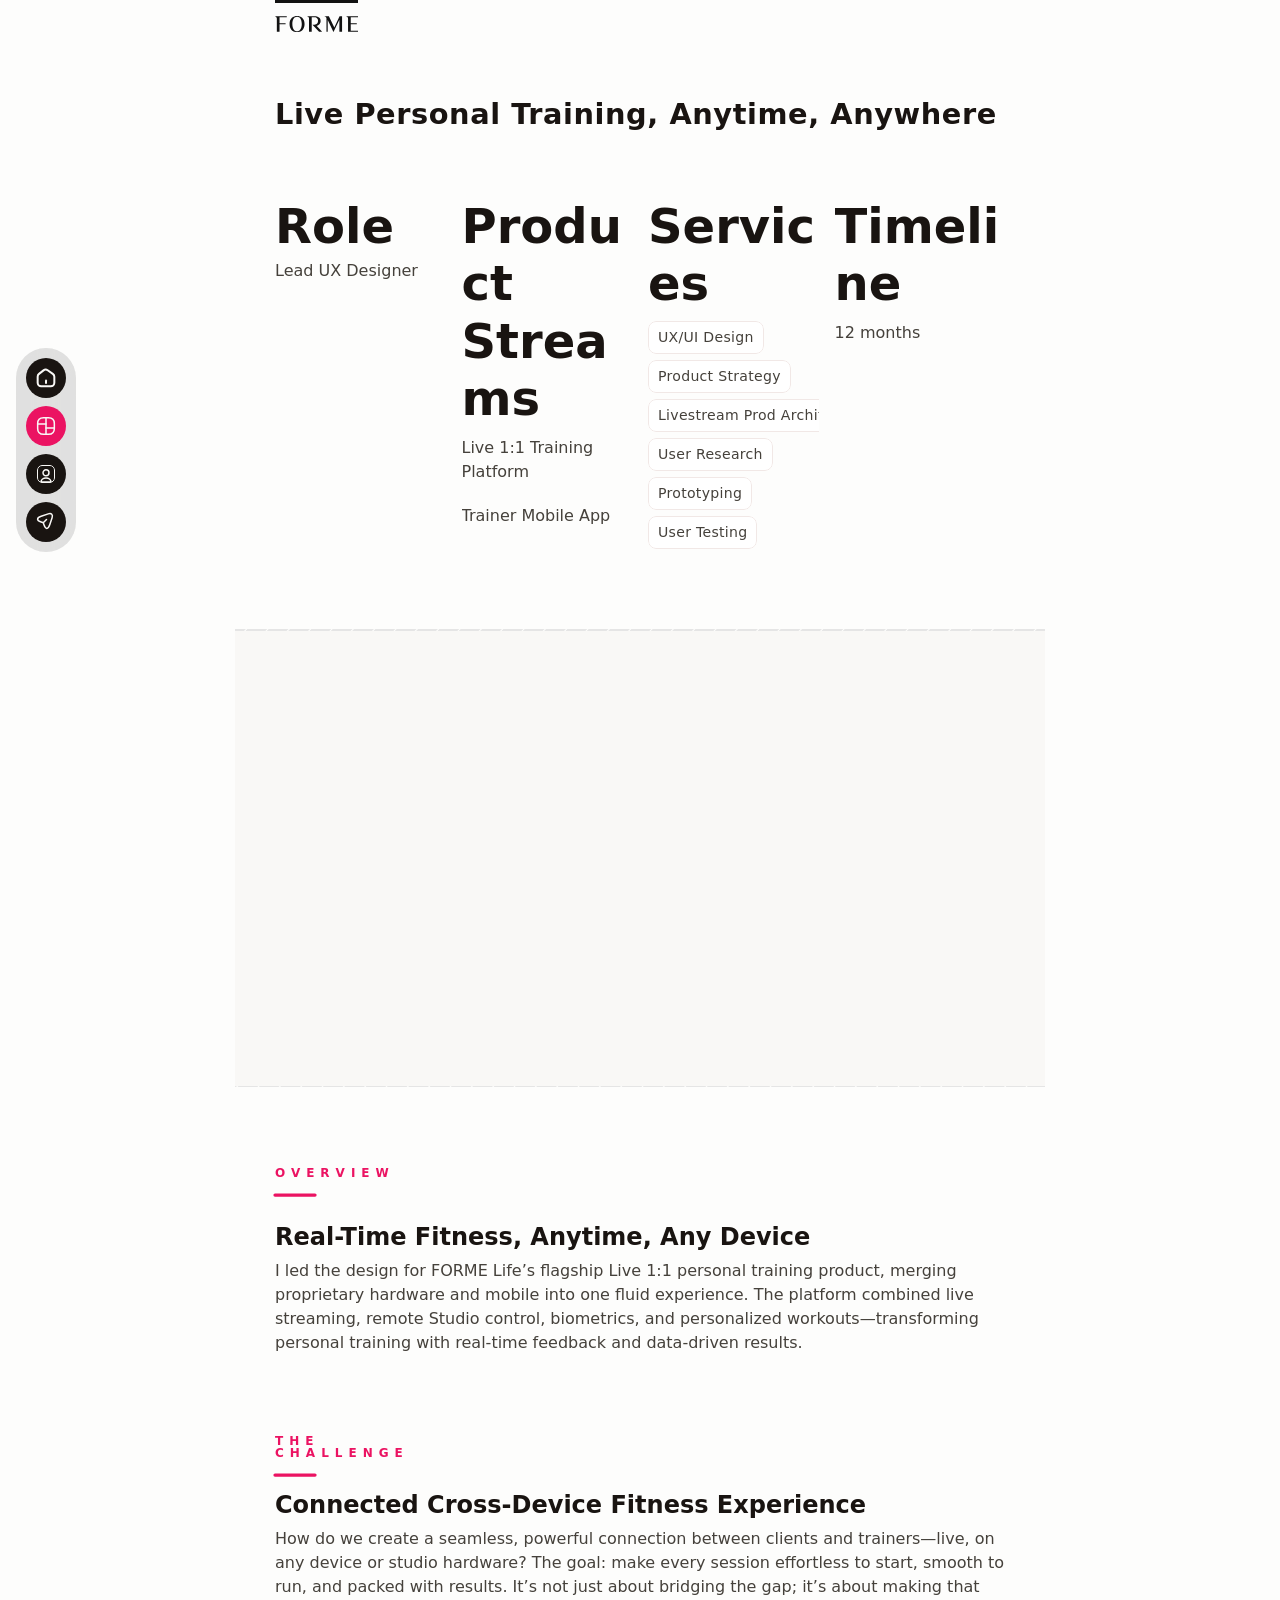
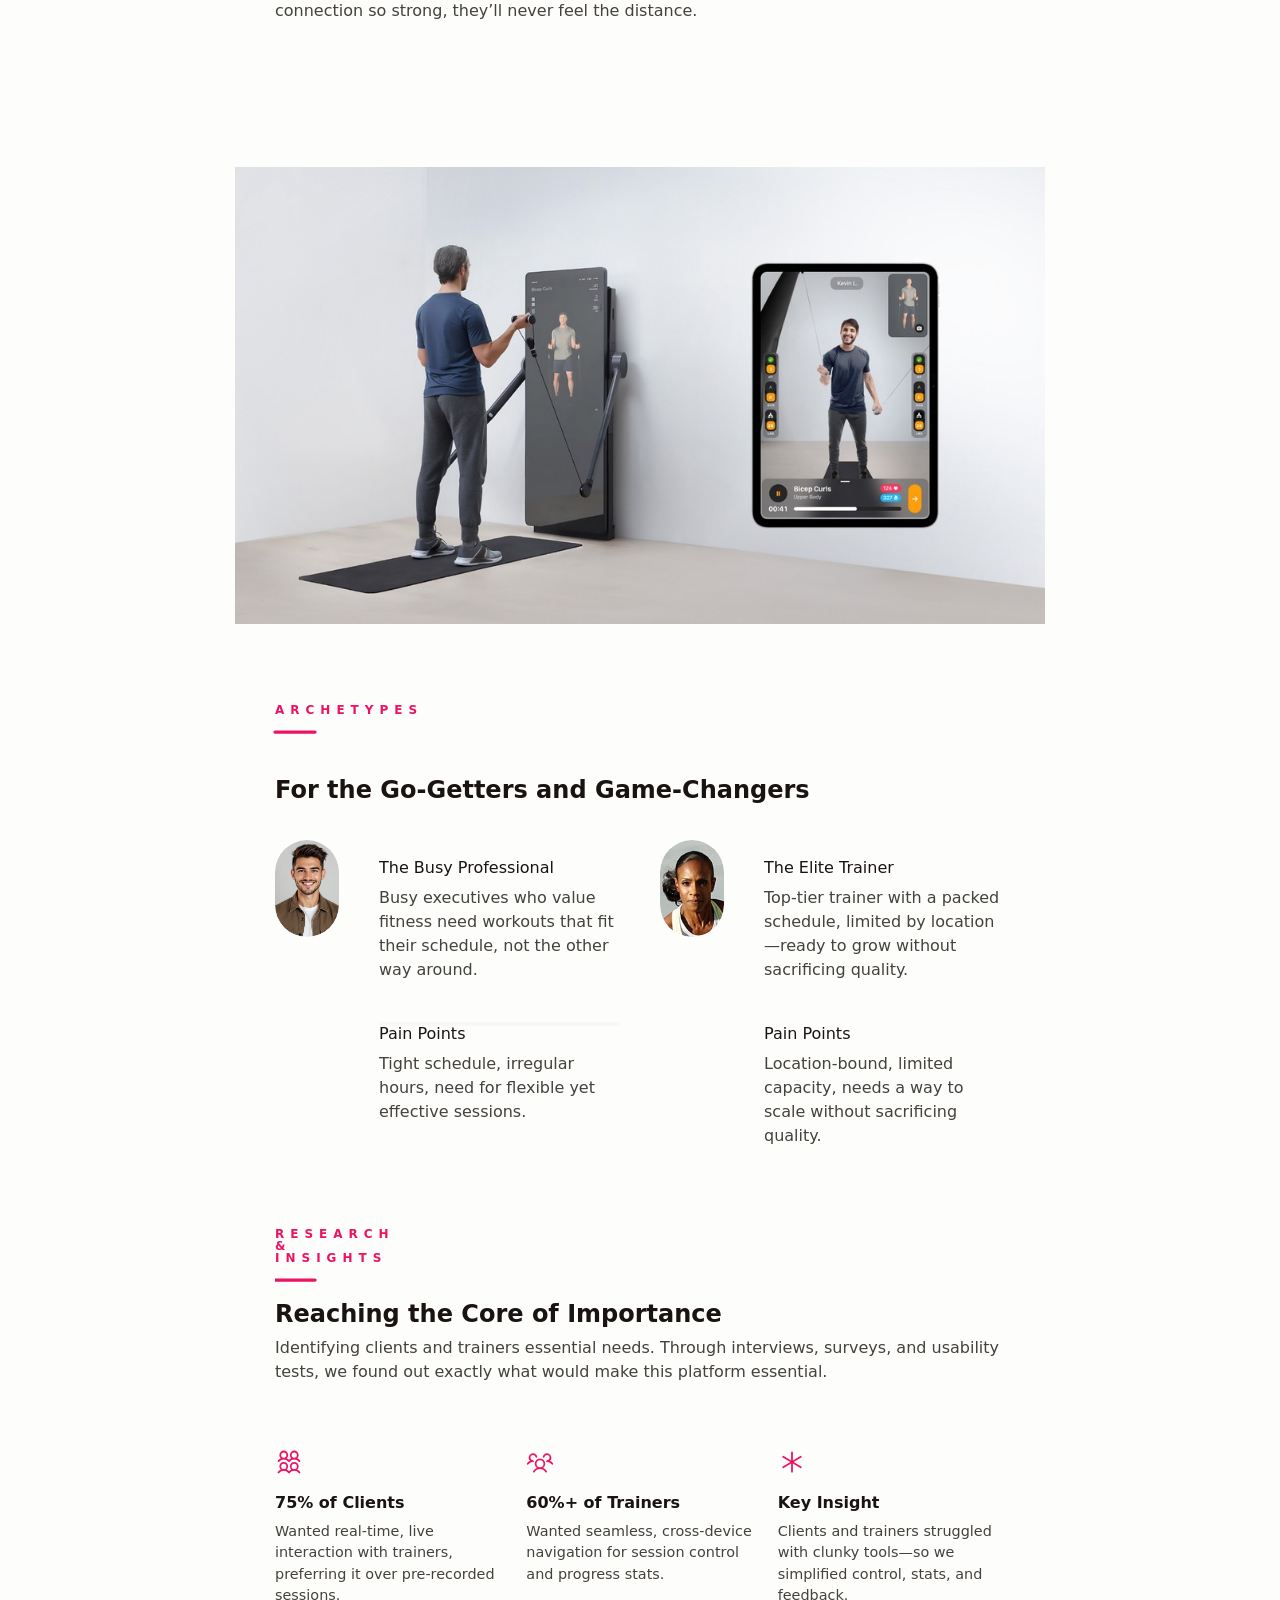
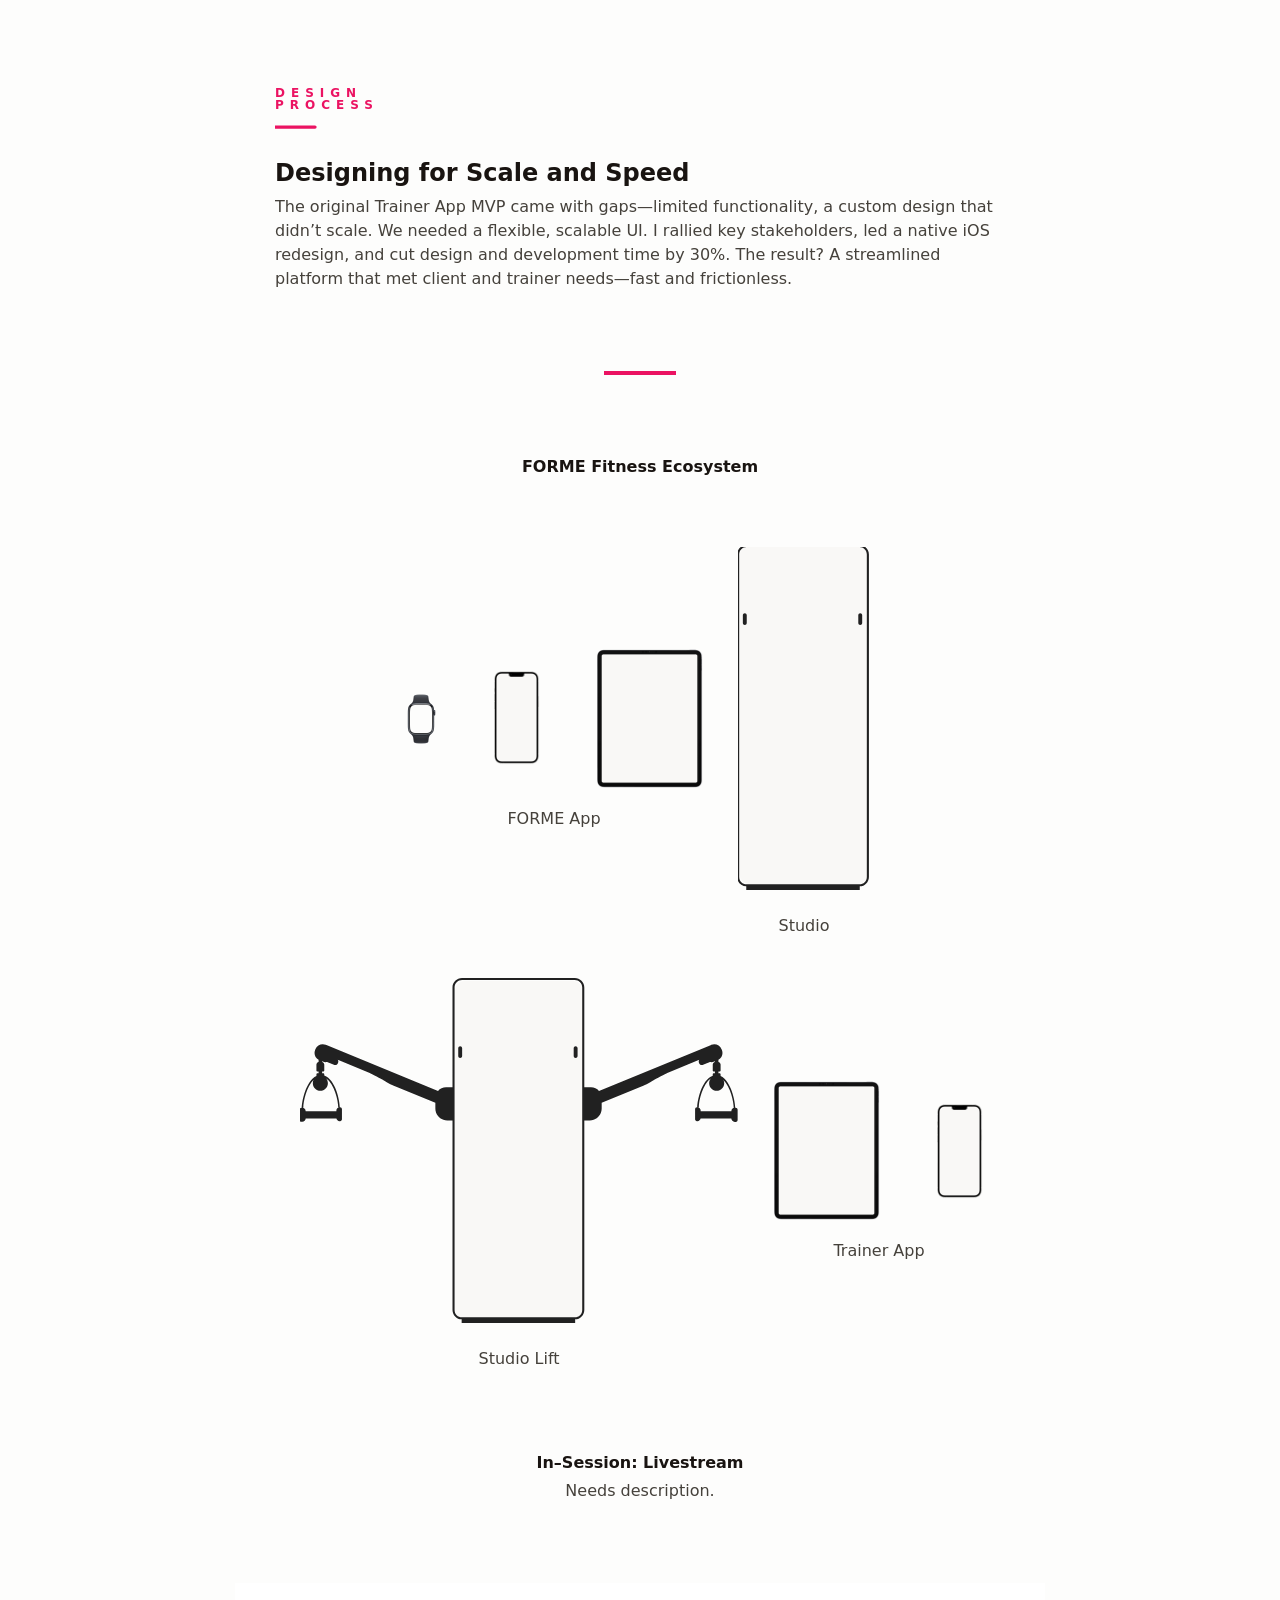
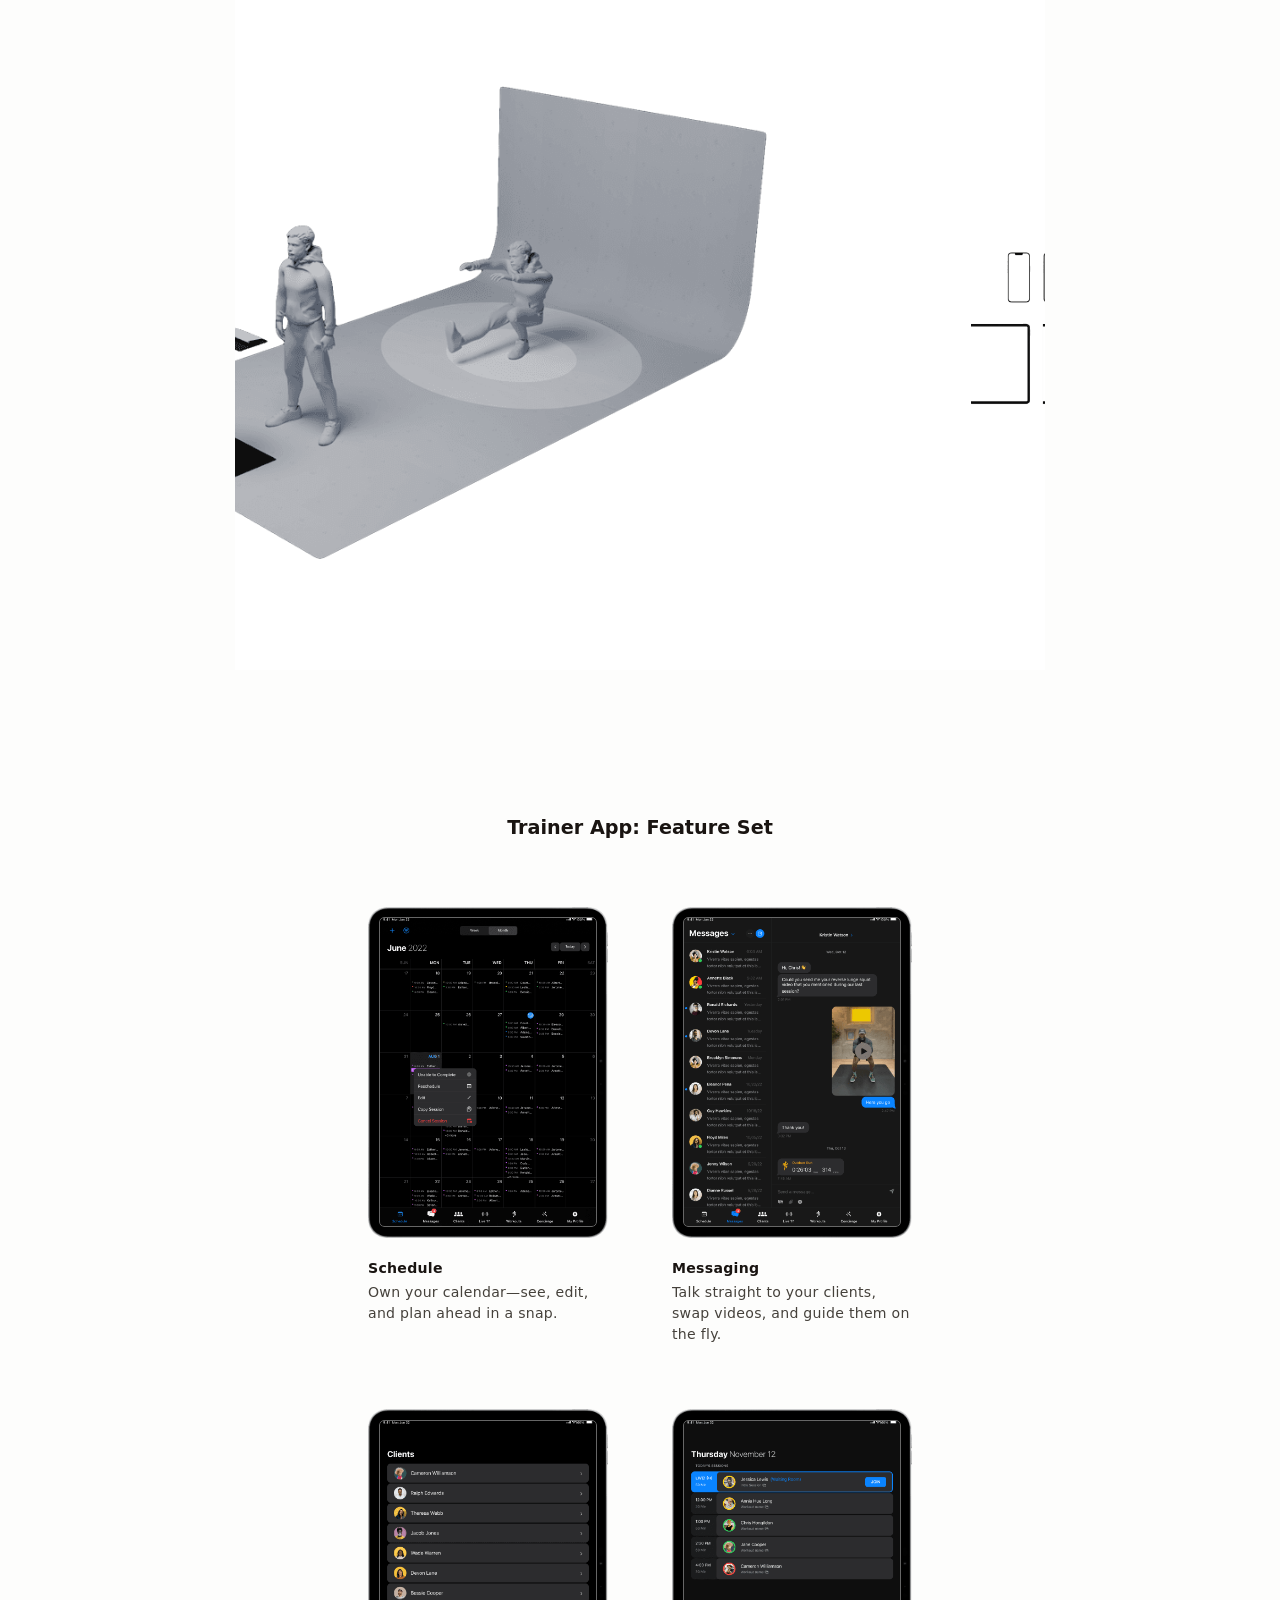
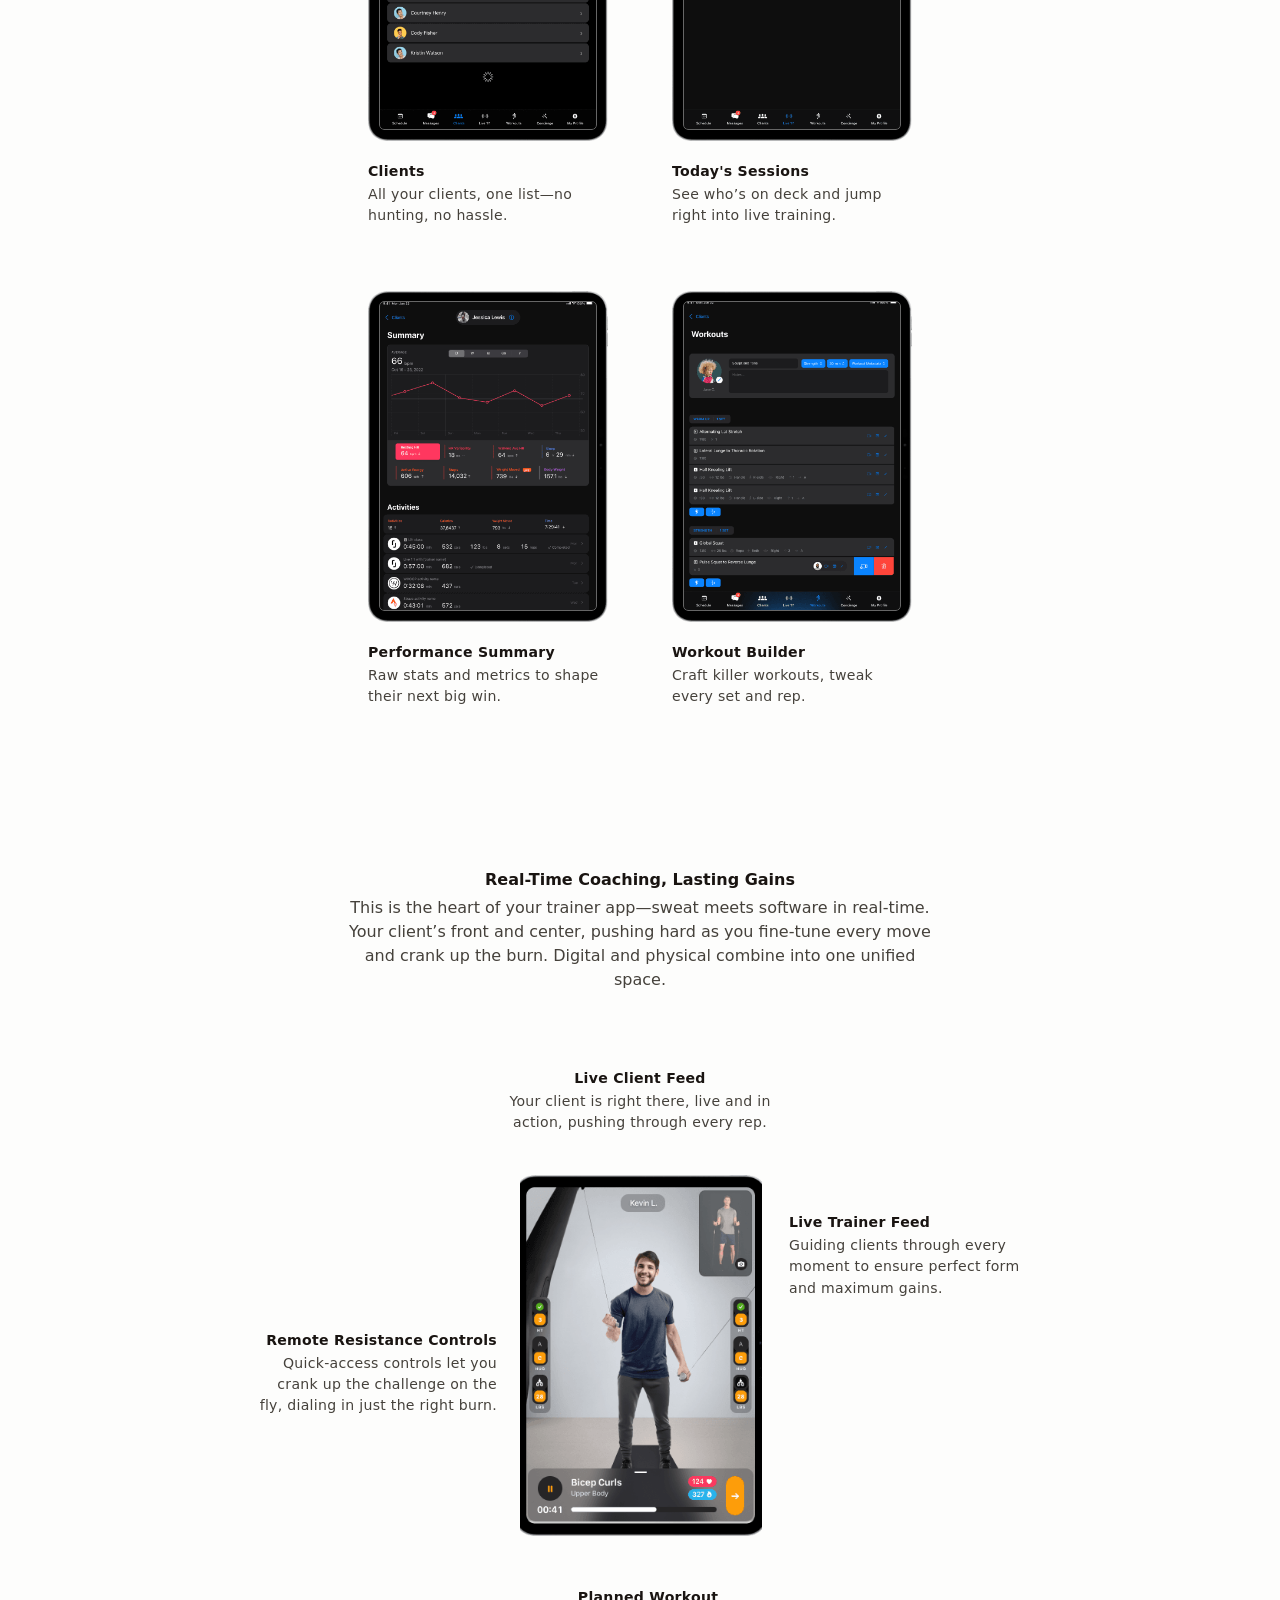
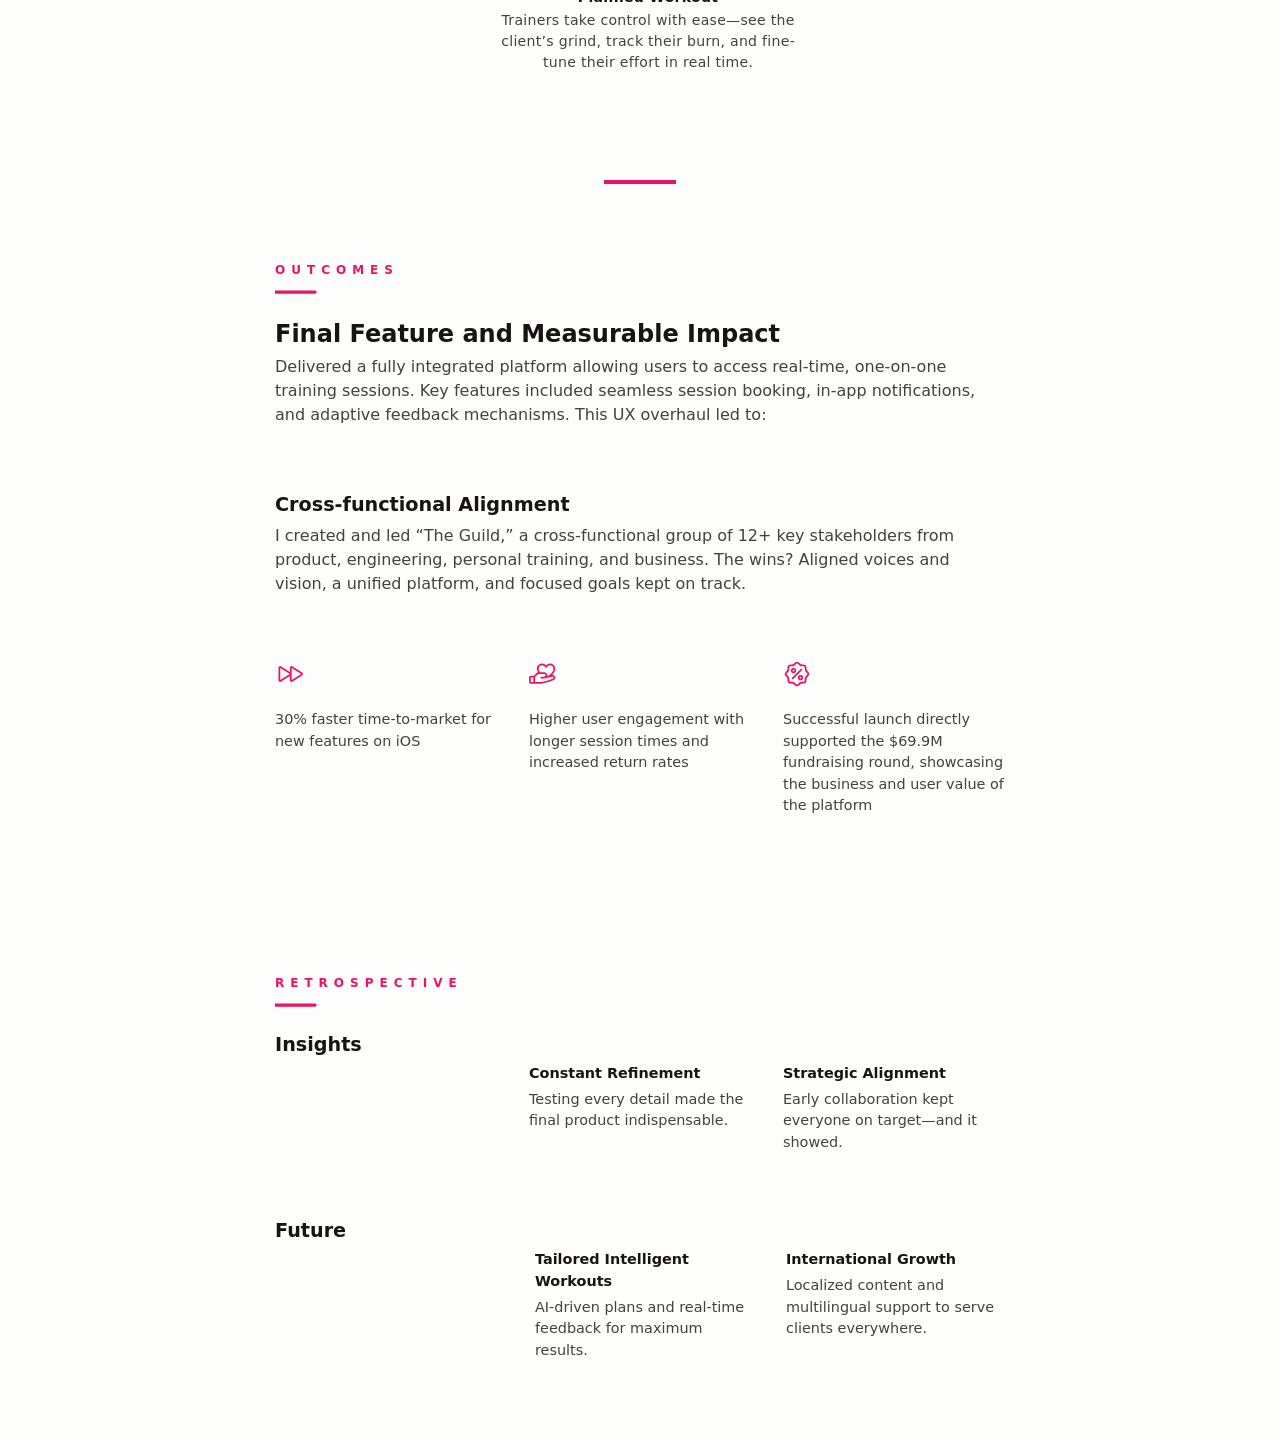
<file: archive/forme/index.html>
<!doctype html>
<!-- Made in Framer · framer.com ✨ -->
<!-- Published Jun 17, 2026, 9:06 PM UTC -->
<html lang="en" data-redirect-timezone="1" dir="ltr">
<head>
<base href="/">
	<meta charset="utf-8">
	
	
	<script>try{if(localStorage.getItem("__framer_force_showing_editorbar_since")){const n=document.createElement("link");n.rel = "modulepreload";n.href="";document.head.appendChild(n)}}catch(e){}</script>
	<!-- Start of headStart -->
    
    <!-- End of headStart -->
	<meta name="viewport" content="width=device-width">
	<meta name="generator" content="Framer b44fae2">
	<title>FORME (Archive) — Red Cable Studio</title>
    <meta name="description" content="Archived FORME case study — live personal training across devices.">
    <meta name="framer-search-index" content="/framerusercontent.com/sites/35uBOpKtlLXnEH0vJcZ6LD/searchIndex-P76pPYYES1gp.json">
    <meta name="framer-search-index-fallback" content="/framerusercontent.com/sites/35uBOpKtlLXnEH0vJcZ6LD/searchIndex-ICaVFvFL2kTT.json">
    <meta name="framer-html-plugin" content="disable">
    <!-- Open Graph / Facebook -->
    <!-- Twitter -->
    <style data-framer-font-css>/* cyrillic-ext */
@font-face {
  font-family: 'Roboto';
  font-style: normal;
  font-weight: 300;
  font-stretch: 100%;
  font-display: swap;
  src: url(/fonts.gstatic.com/s/roboto/v51/KFO7CnqEu92Fr1ME7kSn66aGLdTylUAMa3GUBGEe.woff2) format('woff2');
  unicode-range: U+0460-052F, U+1C80-1C8A, U+20B4, U+2DE0-2DFF, U+A640-A69F, U+FE2E-FE2F;
}
/* cyrillic */
@font-face {
  font-family: 'Roboto';
  font-style: normal;
  font-weight: 300;
  font-stretch: 100%;
  font-display: swap;
  src: url(/fonts.gstatic.com/s/roboto/v51/KFO7CnqEu92Fr1ME7kSn66aGLdTylUAMa3iUBGEe.woff2) format('woff2');
  unicode-range: U+0301, U+0400-045F, U+0490-0491, U+04B0-04B1, U+2116;
}
/* greek-ext */
@font-face {
  font-family: 'Roboto';
  font-style: normal;
  font-weight: 300;
  font-stretch: 100%;
  font-display: swap;
  src: url(/fonts.gstatic.com/s/roboto/v51/KFO7CnqEu92Fr1ME7kSn66aGLdTylUAMa3CUBGEe.woff2) format('woff2');
  unicode-range: U+1F00-1FFF;
}
/* greek */
@font-face {
  font-family: 'Roboto';
  font-style: normal;
  font-weight: 300;
  font-stretch: 100%;
  font-display: swap;
  src: url(/fonts.gstatic.com/s/roboto/v51/KFO7CnqEu92Fr1ME7kSn66aGLdTylUAMa3-UBGEe.woff2) format('woff2');
  unicode-range: U+0370-0377, U+037A-037F, U+0384-038A, U+038C, U+038E-03A1, U+03A3-03FF;
}
/* math */
@font-face {
  font-family: 'Roboto';
  font-style: normal;
  font-weight: 300;
  font-stretch: 100%;
  font-display: swap;
  src: url(/fonts.gstatic.com/s/roboto/v51/KFO7CnqEu92Fr1ME7kSn66aGLdTylUAMawCUBGEe.woff2) format('woff2');
  unicode-range: U+0302-0303, U+0305, U+0307-0308, U+0310, U+0312, U+0315, U+031A, U+0326-0327, U+032C, U+032F-0330, U+0332-0333, U+0338, U+033A, U+0346, U+034D, U+0391-03A1, U+03A3-03A9, U+03B1-03C9, U+03D1, U+03D5-03D6, U+03F0-03F1, U+03F4-03F5, U+2016-2017, U+2034-2038, U+203C, U+2040, U+2043, U+2047, U+2050, U+2057, U+205F, U+2070-2071, U+2074-208E, U+2090-209C, U+20D0-20DC, U+20E1, U+20E5-20EF, U+2100-2112, U+2114-2115, U+2117-2121, U+2123-214F, U+2190, U+2192, U+2194-21AE, U+21B0-21E5, U+21F1-21F2, U+21F4-2211, U+2213-2214, U+2216-22FF, U+2308-230B, U+2310, U+2319, U+231C-2321, U+2336-237A, U+237C, U+2395, U+239B-23B7, U+23D0, U+23DC-23E1, U+2474-2475, U+25AF, U+25B3, U+25B7, U+25BD, U+25C1, U+25CA, U+25CC, U+25FB, U+266D-266F, U+27C0-27FF, U+2900-2AFF, U+2B0E-2B11, U+2B30-2B4C, U+2BFE, U+3030, U+FF5B, U+FF5D, U+1D400-1D7FF, U+1EE00-1EEFF;
}
/* symbols */
@font-face {
  font-family: 'Roboto';
  font-style: normal;
  font-weight: 300;
  font-stretch: 100%;
  font-display: swap;
  src: url(/fonts.gstatic.com/s/roboto/v51/KFO7CnqEu92Fr1ME7kSn66aGLdTylUAMaxKUBGEe.woff2) format('woff2');
  unicode-range: U+0001-000C, U+000E-001F, U+007F-009F, U+20DD-20E0, U+20E2-20E4, U+2150-218F, U+2190, U+2192, U+2194-2199, U+21AF, U+21E6-21F0, U+21F3, U+2218-2219, U+2299, U+22C4-22C6, U+2300-243F, U+2440-244A, U+2460-24FF, U+25A0-27BF, U+2800-28FF, U+2921-2922, U+2981, U+29BF, U+29EB, U+2B00-2BFF, U+4DC0-4DFF, U+FFF9-FFFB, U+10140-1018E, U+10190-1019C, U+101A0, U+101D0-101FD, U+102E0-102FB, U+10E60-10E7E, U+1D2C0-1D2D3, U+1D2E0-1D37F, U+1F000-1F0FF, U+1F100-1F1AD, U+1F1E6-1F1FF, U+1F30D-1F30F, U+1F315, U+1F31C, U+1F31E, U+1F320-1F32C, U+1F336, U+1F378, U+1F37D, U+1F382, U+1F393-1F39F, U+1F3A7-1F3A8, U+1F3AC-1F3AF, U+1F3C2, U+1F3C4-1F3C6, U+1F3CA-1F3CE, U+1F3D4-1F3E0, U+1F3ED, U+1F3F1-1F3F3, U+1F3F5-1F3F7, U+1F408, U+1F415, U+1F41F, U+1F426, U+1F43F, U+1F441-1F442, U+1F444, U+1F446-1F449, U+1F44C-1F44E, U+1F453, U+1F46A, U+1F47D, U+1F4A3, U+1F4B0, U+1F4B3, U+1F4B9, U+1F4BB, U+1F4BF, U+1F4C8-1F4CB, U+1F4D6, U+1F4DA, U+1F4DF, U+1F4E3-1F4E6, U+1F4EA-1F4ED, U+1F4F7, U+1F4F9-1F4FB, U+1F4FD-1F4FE, U+1F503, U+1F507-1F50B, U+1F50D, U+1F512-1F513, U+1F53E-1F54A, U+1F54F-1F5FA, U+1F610, U+1F650-1F67F, U+1F687, U+1F68D, U+1F691, U+1F694, U+1F698, U+1F6AD, U+1F6B2, U+1F6B9-1F6BA, U+1F6BC, U+1F6C6-1F6CF, U+1F6D3-1F6D7, U+1F6E0-1F6EA, U+1F6F0-1F6F3, U+1F6F7-1F6FC, U+1F700-1F7FF, U+1F800-1F80B, U+1F810-1F847, U+1F850-1F859, U+1F860-1F887, U+1F890-1F8AD, U+1F8B0-1F8BB, U+1F8C0-1F8C1, U+1F900-1F90B, U+1F93B, U+1F946, U+1F984, U+1F996, U+1F9E9, U+1FA00-1FA6F, U+1FA70-1FA7C, U+1FA80-1FA89, U+1FA8F-1FAC6, U+1FACE-1FADC, U+1FADF-1FAE9, U+1FAF0-1FAF8, U+1FB00-1FBFF;
}
/* vietnamese */
@font-face {
  font-family: 'Roboto';
  font-style: normal;
  font-weight: 300;
  font-stretch: 100%;
  font-display: swap;
  src: url(/fonts.gstatic.com/s/roboto/v51/KFO7CnqEu92Fr1ME7kSn66aGLdTylUAMa3OUBGEe.woff2) format('woff2');
  unicode-range: U+0102-0103, U+0110-0111, U+0128-0129, U+0168-0169, U+01A0-01A1, U+01AF-01B0, U+0300-0301, U+0303-0304, U+0308-0309, U+0323, U+0329, U+1EA0-1EF9, U+20AB;
}
/* latin-ext */
@font-face {
  font-family: 'Roboto';
  font-style: normal;
  font-weight: 300;
  font-stretch: 100%;
  font-display: swap;
  src: url(/fonts.gstatic.com/s/roboto/v51/KFO7CnqEu92Fr1ME7kSn66aGLdTylUAMa3KUBGEe.woff2) format('woff2');
  unicode-range: U+0100-02BA, U+02BD-02C5, U+02C7-02CC, U+02CE-02D7, U+02DD-02FF, U+0304, U+0308, U+0329, U+1D00-1DBF, U+1E00-1E9F, U+1EF2-1EFF, U+2020, U+20A0-20AB, U+20AD-20C0, U+2113, U+2C60-2C7F, U+A720-A7FF;
}
/* latin */
@font-face {
  font-family: 'Roboto';
  font-style: normal;
  font-weight: 300;
  font-stretch: 100%;
  font-display: swap;
  src: url(/fonts.gstatic.com/s/roboto/v51/KFO7CnqEu92Fr1ME7kSn66aGLdTylUAMa3yUBA.woff2) format('woff2');
  unicode-range: U+0000-00FF, U+0131, U+0152-0153, U+02BB-02BC, U+02C6, U+02DA, U+02DC, U+0304, U+0308, U+0329, U+2000-206F, U+20AC, U+2122, U+2191, U+2193, U+2212, U+2215, U+FEFF, U+FFFD;
}
/* cyrillic-ext */
@font-face {
  font-family: 'Roboto';
  font-style: normal;
  font-weight: 400;
  font-stretch: 100%;
  font-display: swap;
  src: url(/fonts.gstatic.com/s/roboto/v51/KFO7CnqEu92Fr1ME7kSn66aGLdTylUAMa3GUBGEe.woff2) format('woff2');
  unicode-range: U+0460-052F, U+1C80-1C8A, U+20B4, U+2DE0-2DFF, U+A640-A69F, U+FE2E-FE2F;
}
/* cyrillic */
@font-face {
  font-family: 'Roboto';
  font-style: normal;
  font-weight: 400;
  font-stretch: 100%;
  font-display: swap;
  src: url(/fonts.gstatic.com/s/roboto/v51/KFO7CnqEu92Fr1ME7kSn66aGLdTylUAMa3iUBGEe.woff2) format('woff2');
  unicode-range: U+0301, U+0400-045F, U+0490-0491, U+04B0-04B1, U+2116;
}
/* greek-ext */
@font-face {
  font-family: 'Roboto';
  font-style: normal;
  font-weight: 400;
  font-stretch: 100%;
  font-display: swap;
  src: url(/fonts.gstatic.com/s/roboto/v51/KFO7CnqEu92Fr1ME7kSn66aGLdTylUAMa3CUBGEe.woff2) format('woff2');
  unicode-range: U+1F00-1FFF;
}
/* greek */
@font-face {
  font-family: 'Roboto';
  font-style: normal;
  font-weight: 400;
  font-stretch: 100%;
  font-display: swap;
  src: url(/fonts.gstatic.com/s/roboto/v51/KFO7CnqEu92Fr1ME7kSn66aGLdTylUAMa3-UBGEe.woff2) format('woff2');
  unicode-range: U+0370-0377, U+037A-037F, U+0384-038A, U+038C, U+038E-03A1, U+03A3-03FF;
}
/* math */
@font-face {
  font-family: 'Roboto';
  font-style: normal;
  font-weight: 400;
  font-stretch: 100%;
  font-display: swap;
  src: url(/fonts.gstatic.com/s/roboto/v51/KFO7CnqEu92Fr1ME7kSn66aGLdTylUAMawCUBGEe.woff2) format('woff2');
  unicode-range: U+0302-0303, U+0305, U+0307-0308, U+0310, U+0312, U+0315, U+031A, U+0326-0327, U+032C, U+032F-0330, U+0332-0333, U+0338, U+033A, U+0346, U+034D, U+0391-03A1, U+03A3-03A9, U+03B1-03C9, U+03D1, U+03D5-03D6, U+03F0-03F1, U+03F4-03F5, U+2016-2017, U+2034-2038, U+203C, U+2040, U+2043, U+2047, U+2050, U+2057, U+205F, U+2070-2071, U+2074-208E, U+2090-209C, U+20D0-20DC, U+20E1, U+20E5-20EF, U+2100-2112, U+2114-2115, U+2117-2121, U+2123-214F, U+2190, U+2192, U+2194-21AE, U+21B0-21E5, U+21F1-21F2, U+21F4-2211, U+2213-2214, U+2216-22FF, U+2308-230B, U+2310, U+2319, U+231C-2321, U+2336-237A, U+237C, U+2395, U+239B-23B7, U+23D0, U+23DC-23E1, U+2474-2475, U+25AF, U+25B3, U+25B7, U+25BD, U+25C1, U+25CA, U+25CC, U+25FB, U+266D-266F, U+27C0-27FF, U+2900-2AFF, U+2B0E-2B11, U+2B30-2B4C, U+2BFE, U+3030, U+FF5B, U+FF5D, U+1D400-1D7FF, U+1EE00-1EEFF;
}
/* symbols */
@font-face {
  font-family: 'Roboto';
  font-style: normal;
  font-weight: 400;
  font-stretch: 100%;
  font-display: swap;
  src: url(/fonts.gstatic.com/s/roboto/v51/KFO7CnqEu92Fr1ME7kSn66aGLdTylUAMaxKUBGEe.woff2) format('woff2');
  unicode-range: U+0001-000C, U+000E-001F, U+007F-009F, U+20DD-20E0, U+20E2-20E4, U+2150-218F, U+2190, U+2192, U+2194-2199, U+21AF, U+21E6-21F0, U+21F3, U+2218-2219, U+2299, U+22C4-22C6, U+2300-243F, U+2440-244A, U+2460-24FF, U+25A0-27BF, U+2800-28FF, U+2921-2922, U+2981, U+29BF, U+29EB, U+2B00-2BFF, U+4DC0-4DFF, U+FFF9-FFFB, U+10140-1018E, U+10190-1019C, U+101A0, U+101D0-101FD, U+102E0-102FB, U+10E60-10E7E, U+1D2C0-1D2D3, U+1D2E0-1D37F, U+1F000-1F0FF, U+1F100-1F1AD, U+1F1E6-1F1FF, U+1F30D-1F30F, U+1F315, U+1F31C, U+1F31E, U+1F320-1F32C, U+1F336, U+1F378, U+1F37D, U+1F382, U+1F393-1F39F, U+1F3A7-1F3A8, U+1F3AC-1F3AF, U+1F3C2, U+1F3C4-1F3C6, U+1F3CA-1F3CE, U+1F3D4-1F3E0, U+1F3ED, U+1F3F1-1F3F3, U+1F3F5-1F3F7, U+1F408, U+1F415, U+1F41F, U+1F426, U+1F43F, U+1F441-1F442, U+1F444, U+1F446-1F449, U+1F44C-1F44E, U+1F453, U+1F46A, U+1F47D, U+1F4A3, U+1F4B0, U+1F4B3, U+1F4B9, U+1F4BB, U+1F4BF, U+1F4C8-1F4CB, U+1F4D6, U+1F4DA, U+1F4DF, U+1F4E3-1F4E6, U+1F4EA-1F4ED, U+1F4F7, U+1F4F9-1F4FB, U+1F4FD-1F4FE, U+1F503, U+1F507-1F50B, U+1F50D, U+1F512-1F513, U+1F53E-1F54A, U+1F54F-1F5FA, U+1F610, U+1F650-1F67F, U+1F687, U+1F68D, U+1F691, U+1F694, U+1F698, U+1F6AD, U+1F6B2, U+1F6B9-1F6BA, U+1F6BC, U+1F6C6-1F6CF, U+1F6D3-1F6D7, U+1F6E0-1F6EA, U+1F6F0-1F6F3, U+1F6F7-1F6FC, U+1F700-1F7FF, U+1F800-1F80B, U+1F810-1F847, U+1F850-1F859, U+1F860-1F887, U+1F890-1F8AD, U+1F8B0-1F8BB, U+1F8C0-1F8C1, U+1F900-1F90B, U+1F93B, U+1F946, U+1F984, U+1F996, U+1F9E9, U+1FA00-1FA6F, U+1FA70-1FA7C, U+1FA80-1FA89, U+1FA8F-1FAC6, U+1FACE-1FADC, U+1FADF-1FAE9, U+1FAF0-1FAF8, U+1FB00-1FBFF;
}
/* vietnamese */
@font-face {
  font-family: 'Roboto';
  font-style: normal;
  font-weight: 400;
  font-stretch: 100%;
  font-display: swap;
  src: url(/fonts.gstatic.com/s/roboto/v51/KFO7CnqEu92Fr1ME7kSn66aGLdTylUAMa3OUBGEe.woff2) format('woff2');
  unicode-range: U+0102-0103, U+0110-0111, U+0128-0129, U+0168-0169, U+01A0-01A1, U+01AF-01B0, U+0300-0301, U+0303-0304, U+0308-0309, U+0323, U+0329, U+1EA0-1EF9, U+20AB;
}
/* latin-ext */
@font-face {
  font-family: 'Roboto';
  font-style: normal;
  font-weight: 400;
  font-stretch: 100%;
  font-display: swap;
  src: url(/fonts.gstatic.com/s/roboto/v51/KFO7CnqEu92Fr1ME7kSn66aGLdTylUAMa3KUBGEe.woff2) format('woff2');
  unicode-range: U+0100-02BA, U+02BD-02C5, U+02C7-02CC, U+02CE-02D7, U+02DD-02FF, U+0304, U+0308, U+0329, U+1D00-1DBF, U+1E00-1E9F, U+1EF2-1EFF, U+2020, U+20A0-20AB, U+20AD-20C0, U+2113, U+2C60-2C7F, U+A720-A7FF;
}
/* latin */
@font-face {
  font-family: 'Roboto';
  font-style: normal;
  font-weight: 400;
  font-stretch: 100%;
  font-display: swap;
  src: url(/fonts.gstatic.com/s/roboto/v51/KFO7CnqEu92Fr1ME7kSn66aGLdTylUAMa3yUBA.woff2) format('woff2');
  unicode-range: U+0000-00FF, U+0131, U+0152-0153, U+02BB-02BC, U+02C6, U+02DA, U+02DC, U+0304, U+0308, U+0329, U+2000-206F, U+20AC, U+2122, U+2191, U+2193, U+2212, U+2215, U+FEFF, U+FFFD;
}
/* cyrillic-ext */
@font-face {
  font-family: 'Roboto';
  font-style: normal;
  font-weight: 500;
  font-stretch: 100%;
  font-display: swap;
  src: url(/fonts.gstatic.com/s/roboto/v51/KFO7CnqEu92Fr1ME7kSn66aGLdTylUAMa3GUBGEe.woff2) format('woff2');
  unicode-range: U+0460-052F, U+1C80-1C8A, U+20B4, U+2DE0-2DFF, U+A640-A69F, U+FE2E-FE2F;
}
/* cyrillic */
@font-face {
  font-family: 'Roboto';
  font-style: normal;
  font-weight: 500;
  font-stretch: 100%;
  font-display: swap;
  src: url(/fonts.gstatic.com/s/roboto/v51/KFO7CnqEu92Fr1ME7kSn66aGLdTylUAMa3iUBGEe.woff2) format('woff2');
  unicode-range: U+0301, U+0400-045F, U+0490-0491, U+04B0-04B1, U+2116;
}
/* greek-ext */
@font-face {
  font-family: 'Roboto';
  font-style: normal;
  font-weight: 500;
  font-stretch: 100%;
  font-display: swap;
  src: url(/fonts.gstatic.com/s/roboto/v51/KFO7CnqEu92Fr1ME7kSn66aGLdTylUAMa3CUBGEe.woff2) format('woff2');
  unicode-range: U+1F00-1FFF;
}
/* greek */
@font-face {
  font-family: 'Roboto';
  font-style: normal;
  font-weight: 500;
  font-stretch: 100%;
  font-display: swap;
  src: url(/fonts.gstatic.com/s/roboto/v51/KFO7CnqEu92Fr1ME7kSn66aGLdTylUAMa3-UBGEe.woff2) format('woff2');
  unicode-range: U+0370-0377, U+037A-037F, U+0384-038A, U+038C, U+038E-03A1, U+03A3-03FF;
}
/* math */
@font-face {
  font-family: 'Roboto';
  font-style: normal;
  font-weight: 500;
  font-stretch: 100%;
  font-display: swap;
  src: url(/fonts.gstatic.com/s/roboto/v51/KFO7CnqEu92Fr1ME7kSn66aGLdTylUAMawCUBGEe.woff2) format('woff2');
  unicode-range: U+0302-0303, U+0305, U+0307-0308, U+0310, U+0312, U+0315, U+031A, U+0326-0327, U+032C, U+032F-0330, U+0332-0333, U+0338, U+033A, U+0346, U+034D, U+0391-03A1, U+03A3-03A9, U+03B1-03C9, U+03D1, U+03D5-03D6, U+03F0-03F1, U+03F4-03F5, U+2016-2017, U+2034-2038, U+203C, U+2040, U+2043, U+2047, U+2050, U+2057, U+205F, U+2070-2071, U+2074-208E, U+2090-209C, U+20D0-20DC, U+20E1, U+20E5-20EF, U+2100-2112, U+2114-2115, U+2117-2121, U+2123-214F, U+2190, U+2192, U+2194-21AE, U+21B0-21E5, U+21F1-21F2, U+21F4-2211, U+2213-2214, U+2216-22FF, U+2308-230B, U+2310, U+2319, U+231C-2321, U+2336-237A, U+237C, U+2395, U+239B-23B7, U+23D0, U+23DC-23E1, U+2474-2475, U+25AF, U+25B3, U+25B7, U+25BD, U+25C1, U+25CA, U+25CC, U+25FB, U+266D-266F, U+27C0-27FF, U+2900-2AFF, U+2B0E-2B11, U+2B30-2B4C, U+2BFE, U+3030, U+FF5B, U+FF5D, U+1D400-1D7FF, U+1EE00-1EEFF;
}
/* symbols */
@font-face {
  font-family: 'Roboto';
  font-style: normal;
  font-weight: 500;
  font-stretch: 100%;
  font-display: swap;
  src: url(/fonts.gstatic.com/s/roboto/v51/KFO7CnqEu92Fr1ME7kSn66aGLdTylUAMaxKUBGEe.woff2) format('woff2');
  unicode-range: U+0001-000C, U+000E-001F, U+007F-009F, U+20DD-20E0, U+20E2-20E4, U+2150-218F, U+2190, U+2192, U+2194-2199, U+21AF, U+21E6-21F0, U+21F3, U+2218-2219, U+2299, U+22C4-22C6, U+2300-243F, U+2440-244A, U+2460-24FF, U+25A0-27BF, U+2800-28FF, U+2921-2922, U+2981, U+29BF, U+29EB, U+2B00-2BFF, U+4DC0-4DFF, U+FFF9-FFFB, U+10140-1018E, U+10190-1019C, U+101A0, U+101D0-101FD, U+102E0-102FB, U+10E60-10E7E, U+1D2C0-1D2D3, U+1D2E0-1D37F, U+1F000-1F0FF, U+1F100-1F1AD, U+1F1E6-1F1FF, U+1F30D-1F30F, U+1F315, U+1F31C, U+1F31E, U+1F320-1F32C, U+1F336, U+1F378, U+1F37D, U+1F382, U+1F393-1F39F, U+1F3A7-1F3A8, U+1F3AC-1F3AF, U+1F3C2, U+1F3C4-1F3C6, U+1F3CA-1F3CE, U+1F3D4-1F3E0, U+1F3ED, U+1F3F1-1F3F3, U+1F3F5-1F3F7, U+1F408, U+1F415, U+1F41F, U+1F426, U+1F43F, U+1F441-1F442, U+1F444, U+1F446-1F449, U+1F44C-1F44E, U+1F453, U+1F46A, U+1F47D, U+1F4A3, U+1F4B0, U+1F4B3, U+1F4B9, U+1F4BB, U+1F4BF, U+1F4C8-1F4CB, U+1F4D6, U+1F4DA, U+1F4DF, U+1F4E3-1F4E6, U+1F4EA-1F4ED, U+1F4F7, U+1F4F9-1F4FB, U+1F4FD-1F4FE, U+1F503, U+1F507-1F50B, U+1F50D, U+1F512-1F513, U+1F53E-1F54A, U+1F54F-1F5FA, U+1F610, U+1F650-1F67F, U+1F687, U+1F68D, U+1F691, U+1F694, U+1F698, U+1F6AD, U+1F6B2, U+1F6B9-1F6BA, U+1F6BC, U+1F6C6-1F6CF, U+1F6D3-1F6D7, U+1F6E0-1F6EA, U+1F6F0-1F6F3, U+1F6F7-1F6FC, U+1F700-1F7FF, U+1F800-1F80B, U+1F810-1F847, U+1F850-1F859, U+1F860-1F887, U+1F890-1F8AD, U+1F8B0-1F8BB, U+1F8C0-1F8C1, U+1F900-1F90B, U+1F93B, U+1F946, U+1F984, U+1F996, U+1F9E9, U+1FA00-1FA6F, U+1FA70-1FA7C, U+1FA80-1FA89, U+1FA8F-1FAC6, U+1FACE-1FADC, U+1FADF-1FAE9, U+1FAF0-1FAF8, U+1FB00-1FBFF;
}
/* vietnamese */
@font-face {
  font-family: 'Roboto';
  font-style: normal;
  font-weight: 500;
  font-stretch: 100%;
  font-display: swap;
  src: url(/fonts.gstatic.com/s/roboto/v51/KFO7CnqEu92Fr1ME7kSn66aGLdTylUAMa3OUBGEe.woff2) format('woff2');
  unicode-range: U+0102-0103, U+0110-0111, U+0128-0129, U+0168-0169, U+01A0-01A1, U+01AF-01B0, U+0300-0301, U+0303-0304, U+0308-0309, U+0323, U+0329, U+1EA0-1EF9, U+20AB;
}
/* latin-ext */
@font-face {
  font-family: 'Roboto';
  font-style: normal;
  font-weight: 500;
  font-stretch: 100%;
  font-display: swap;
  src: url(/fonts.gstatic.com/s/roboto/v51/KFO7CnqEu92Fr1ME7kSn66aGLdTylUAMa3KUBGEe.woff2) format('woff2');
  unicode-range: U+0100-02BA, U+02BD-02C5, U+02C7-02CC, U+02CE-02D7, U+02DD-02FF, U+0304, U+0308, U+0329, U+1D00-1DBF, U+1E00-1E9F, U+1EF2-1EFF, U+2020, U+20A0-20AB, U+20AD-20C0, U+2113, U+2C60-2C7F, U+A720-A7FF;
}
/* latin */
@font-face {
  font-family: 'Roboto';
  font-style: normal;
  font-weight: 500;
  font-stretch: 100%;
  font-display: swap;
  src: url(/fonts.gstatic.com/s/roboto/v51/KFO7CnqEu92Fr1ME7kSn66aGLdTylUAMa3yUBA.woff2) format('woff2');
  unicode-range: U+0000-00FF, U+0131, U+0152-0153, U+02BB-02BC, U+02C6, U+02DA, U+02DC, U+0304, U+0308, U+0329, U+2000-206F, U+20AC, U+2122, U+2191, U+2193, U+2212, U+2215, U+FEFF, U+FFFD;
}
/* cyrillic-ext */
@font-face {
  font-family: 'Roboto';
  font-style: normal;
  font-weight: 600;
  font-stretch: 100%;
  font-display: swap;
  src: url(/fonts.gstatic.com/s/roboto/v51/KFO7CnqEu92Fr1ME7kSn66aGLdTylUAMa3GUBGEe.woff2) format('woff2');
  unicode-range: U+0460-052F, U+1C80-1C8A, U+20B4, U+2DE0-2DFF, U+A640-A69F, U+FE2E-FE2F;
}
/* cyrillic */
@font-face {
  font-family: 'Roboto';
  font-style: normal;
  font-weight: 600;
  font-stretch: 100%;
  font-display: swap;
  src: url(/fonts.gstatic.com/s/roboto/v51/KFO7CnqEu92Fr1ME7kSn66aGLdTylUAMa3iUBGEe.woff2) format('woff2');
  unicode-range: U+0301, U+0400-045F, U+0490-0491, U+04B0-04B1, U+2116;
}
/* greek-ext */
@font-face {
  font-family: 'Roboto';
  font-style: normal;
  font-weight: 600;
  font-stretch: 100%;
  font-display: swap;
  src: url(/fonts.gstatic.com/s/roboto/v51/KFO7CnqEu92Fr1ME7kSn66aGLdTylUAMa3CUBGEe.woff2) format('woff2');
  unicode-range: U+1F00-1FFF;
}
/* greek */
@font-face {
  font-family: 'Roboto';
  font-style: normal;
  font-weight: 600;
  font-stretch: 100%;
  font-display: swap;
  src: url(/fonts.gstatic.com/s/roboto/v51/KFO7CnqEu92Fr1ME7kSn66aGLdTylUAMa3-UBGEe.woff2) format('woff2');
  unicode-range: U+0370-0377, U+037A-037F, U+0384-038A, U+038C, U+038E-03A1, U+03A3-03FF;
}
/* math */
@font-face {
  font-family: 'Roboto';
  font-style: normal;
  font-weight: 600;
  font-stretch: 100%;
  font-display: swap;
  src: url(/fonts.gstatic.com/s/roboto/v51/KFO7CnqEu92Fr1ME7kSn66aGLdTylUAMawCUBGEe.woff2) format('woff2');
  unicode-range: U+0302-0303, U+0305, U+0307-0308, U+0310, U+0312, U+0315, U+031A, U+0326-0327, U+032C, U+032F-0330, U+0332-0333, U+0338, U+033A, U+0346, U+034D, U+0391-03A1, U+03A3-03A9, U+03B1-03C9, U+03D1, U+03D5-03D6, U+03F0-03F1, U+03F4-03F5, U+2016-2017, U+2034-2038, U+203C, U+2040, U+2043, U+2047, U+2050, U+2057, U+205F, U+2070-2071, U+2074-208E, U+2090-209C, U+20D0-20DC, U+20E1, U+20E5-20EF, U+2100-2112, U+2114-2115, U+2117-2121, U+2123-214F, U+2190, U+2192, U+2194-21AE, U+21B0-21E5, U+21F1-21F2, U+21F4-2211, U+2213-2214, U+2216-22FF, U+2308-230B, U+2310, U+2319, U+231C-2321, U+2336-237A, U+237C, U+2395, U+239B-23B7, U+23D0, U+23DC-23E1, U+2474-2475, U+25AF, U+25B3, U+25B7, U+25BD, U+25C1, U+25CA, U+25CC, U+25FB, U+266D-266F, U+27C0-27FF, U+2900-2AFF, U+2B0E-2B11, U+2B30-2B4C, U+2BFE, U+3030, U+FF5B, U+FF5D, U+1D400-1D7FF, U+1EE00-1EEFF;
}
/* symbols */
@font-face {
  font-family: 'Roboto';
  font-style: normal;
  font-weight: 600;
  font-stretch: 100%;
  font-display: swap;
  src: url(/fonts.gstatic.com/s/roboto/v51/KFO7CnqEu92Fr1ME7kSn66aGLdTylUAMaxKUBGEe.woff2) format('woff2');
  unicode-range: U+0001-000C, U+000E-001F, U+007F-009F, U+20DD-20E0, U+20E2-20E4, U+2150-218F, U+2190, U+2192, U+2194-2199, U+21AF, U+21E6-21F0, U+21F3, U+2218-2219, U+2299, U+22C4-22C6, U+2300-243F, U+2440-244A, U+2460-24FF, U+25A0-27BF, U+2800-28FF, U+2921-2922, U+2981, U+29BF, U+29EB, U+2B00-2BFF, U+4DC0-4DFF, U+FFF9-FFFB, U+10140-1018E, U+10190-1019C, U+101A0, U+101D0-101FD, U+102E0-102FB, U+10E60-10E7E, U+1D2C0-1D2D3, U+1D2E0-1D37F, U+1F000-1F0FF, U+1F100-1F1AD, U+1F1E6-1F1FF, U+1F30D-1F30F, U+1F315, U+1F31C, U+1F31E, U+1F320-1F32C, U+1F336, U+1F378, U+1F37D, U+1F382, U+1F393-1F39F, U+1F3A7-1F3A8, U+1F3AC-1F3AF, U+1F3C2, U+1F3C4-1F3C6, U+1F3CA-1F3CE, U+1F3D4-1F3E0, U+1F3ED, U+1F3F1-1F3F3, U+1F3F5-1F3F7, U+1F408, U+1F415, U+1F41F, U+1F426, U+1F43F, U+1F441-1F442, U+1F444, U+1F446-1F449, U+1F44C-1F44E, U+1F453, U+1F46A, U+1F47D, U+1F4A3, U+1F4B0, U+1F4B3, U+1F4B9, U+1F4BB, U+1F4BF, U+1F4C8-1F4CB, U+1F4D6, U+1F4DA, U+1F4DF, U+1F4E3-1F4E6, U+1F4EA-1F4ED, U+1F4F7, U+1F4F9-1F4FB, U+1F4FD-1F4FE, U+1F503, U+1F507-1F50B, U+1F50D, U+1F512-1F513, U+1F53E-1F54A, U+1F54F-1F5FA, U+1F610, U+1F650-1F67F, U+1F687, U+1F68D, U+1F691, U+1F694, U+1F698, U+1F6AD, U+1F6B2, U+1F6B9-1F6BA, U+1F6BC, U+1F6C6-1F6CF, U+1F6D3-1F6D7, U+1F6E0-1F6EA, U+1F6F0-1F6F3, U+1F6F7-1F6FC, U+1F700-1F7FF, U+1F800-1F80B, U+1F810-1F847, U+1F850-1F859, U+1F860-1F887, U+1F890-1F8AD, U+1F8B0-1F8BB, U+1F8C0-1F8C1, U+1F900-1F90B, U+1F93B, U+1F946, U+1F984, U+1F996, U+1F9E9, U+1FA00-1FA6F, U+1FA70-1FA7C, U+1FA80-1FA89, U+1FA8F-1FAC6, U+1FACE-1FADC, U+1FADF-1FAE9, U+1FAF0-1FAF8, U+1FB00-1FBFF;
}
/* vietnamese */
@font-face {
  font-family: 'Roboto';
  font-style: normal;
  font-weight: 600;
  font-stretch: 100%;
  font-display: swap;
  src: url(/fonts.gstatic.com/s/roboto/v51/KFO7CnqEu92Fr1ME7kSn66aGLdTylUAMa3OUBGEe.woff2) format('woff2');
  unicode-range: U+0102-0103, U+0110-0111, U+0128-0129, U+0168-0169, U+01A0-01A1, U+01AF-01B0, U+0300-0301, U+0303-0304, U+0308-0309, U+0323, U+0329, U+1EA0-1EF9, U+20AB;
}
/* latin-ext */
@font-face {
  font-family: 'Roboto';
  font-style: normal;
  font-weight: 600;
  font-stretch: 100%;
  font-display: swap;
  src: url(/fonts.gstatic.com/s/roboto/v51/KFO7CnqEu92Fr1ME7kSn66aGLdTylUAMa3KUBGEe.woff2) format('woff2');
  unicode-range: U+0100-02BA, U+02BD-02C5, U+02C7-02CC, U+02CE-02D7, U+02DD-02FF, U+0304, U+0308, U+0329, U+1D00-1DBF, U+1E00-1E9F, U+1EF2-1EFF, U+2020, U+20A0-20AB, U+20AD-20C0, U+2113, U+2C60-2C7F, U+A720-A7FF;
}
/* latin */
@font-face {
  font-family: 'Roboto';
  font-style: normal;
  font-weight: 600;
  font-stretch: 100%;
  font-display: swap;
  src: url(/fonts.gstatic.com/s/roboto/v51/KFO7CnqEu92Fr1ME7kSn66aGLdTylUAMa3yUBA.woff2) format('woff2');
  unicode-range: U+0000-00FF, U+0131, U+0152-0153, U+02BB-02BC, U+02C6, U+02DA, U+02DC, U+0304, U+0308, U+0329, U+2000-206F, U+20AC, U+2122, U+2191, U+2193, U+2212, U+2215, U+FEFF, U+FFFD;
}
/* cyrillic-ext */
@font-face {
  font-family: 'Roboto';
  font-style: normal;
  font-weight: 700;
  font-stretch: 100%;
  font-display: swap;
  src: url(/fonts.gstatic.com/s/roboto/v51/KFO7CnqEu92Fr1ME7kSn66aGLdTylUAMa3GUBGEe.woff2) format('woff2');
  unicode-range: U+0460-052F, U+1C80-1C8A, U+20B4, U+2DE0-2DFF, U+A640-A69F, U+FE2E-FE2F;
}
/* cyrillic */
@font-face {
  font-family: 'Roboto';
  font-style: normal;
  font-weight: 700;
  font-stretch: 100%;
  font-display: swap;
  src: url(/fonts.gstatic.com/s/roboto/v51/KFO7CnqEu92Fr1ME7kSn66aGLdTylUAMa3iUBGEe.woff2) format('woff2');
  unicode-range: U+0301, U+0400-045F, U+0490-0491, U+04B0-04B1, U+2116;
}
/* greek-ext */
@font-face {
  font-family: 'Roboto';
  font-style: normal;
  font-weight: 700;
  font-stretch: 100%;
  font-display: swap;
  src: url(/fonts.gstatic.com/s/roboto/v51/KFO7CnqEu92Fr1ME7kSn66aGLdTylUAMa3CUBGEe.woff2) format('woff2');
  unicode-range: U+1F00-1FFF;
}
/* greek */
@font-face {
  font-family: 'Roboto';
  font-style: normal;
  font-weight: 700;
  font-stretch: 100%;
  font-display: swap;
  src: url(/fonts.gstatic.com/s/roboto/v51/KFO7CnqEu92Fr1ME7kSn66aGLdTylUAMa3-UBGEe.woff2) format('woff2');
  unicode-range: U+0370-0377, U+037A-037F, U+0384-038A, U+038C, U+038E-03A1, U+03A3-03FF;
}
/* math */
@font-face {
  font-family: 'Roboto';
  font-style: normal;
  font-weight: 700;
  font-stretch: 100%;
  font-display: swap;
  src: url(/fonts.gstatic.com/s/roboto/v51/KFO7CnqEu92Fr1ME7kSn66aGLdTylUAMawCUBGEe.woff2) format('woff2');
  unicode-range: U+0302-0303, U+0305, U+0307-0308, U+0310, U+0312, U+0315, U+031A, U+0326-0327, U+032C, U+032F-0330, U+0332-0333, U+0338, U+033A, U+0346, U+034D, U+0391-03A1, U+03A3-03A9, U+03B1-03C9, U+03D1, U+03D5-03D6, U+03F0-03F1, U+03F4-03F5, U+2016-2017, U+2034-2038, U+203C, U+2040, U+2043, U+2047, U+2050, U+2057, U+205F, U+2070-2071, U+2074-208E, U+2090-209C, U+20D0-20DC, U+20E1, U+20E5-20EF, U+2100-2112, U+2114-2115, U+2117-2121, U+2123-214F, U+2190, U+2192, U+2194-21AE, U+21B0-21E5, U+21F1-21F2, U+21F4-2211, U+2213-2214, U+2216-22FF, U+2308-230B, U+2310, U+2319, U+231C-2321, U+2336-237A, U+237C, U+2395, U+239B-23B7, U+23D0, U+23DC-23E1, U+2474-2475, U+25AF, U+25B3, U+25B7, U+25BD, U+25C1, U+25CA, U+25CC, U+25FB, U+266D-266F, U+27C0-27FF, U+2900-2AFF, U+2B0E-2B11, U+2B30-2B4C, U+2BFE, U+3030, U+FF5B, U+FF5D, U+1D400-1D7FF, U+1EE00-1EEFF;
}
/* symbols */
@font-face {
  font-family: 'Roboto';
  font-style: normal;
  font-weight: 700;
  font-stretch: 100%;
  font-display: swap;
  src: url(/fonts.gstatic.com/s/roboto/v51/KFO7CnqEu92Fr1ME7kSn66aGLdTylUAMaxKUBGEe.woff2) format('woff2');
  unicode-range: U+0001-000C, U+000E-001F, U+007F-009F, U+20DD-20E0, U+20E2-20E4, U+2150-218F, U+2190, U+2192, U+2194-2199, U+21AF, U+21E6-21F0, U+21F3, U+2218-2219, U+2299, U+22C4-22C6, U+2300-243F, U+2440-244A, U+2460-24FF, U+25A0-27BF, U+2800-28FF, U+2921-2922, U+2981, U+29BF, U+29EB, U+2B00-2BFF, U+4DC0-4DFF, U+FFF9-FFFB, U+10140-1018E, U+10190-1019C, U+101A0, U+101D0-101FD, U+102E0-102FB, U+10E60-10E7E, U+1D2C0-1D2D3, U+1D2E0-1D37F, U+1F000-1F0FF, U+1F100-1F1AD, U+1F1E6-1F1FF, U+1F30D-1F30F, U+1F315, U+1F31C, U+1F31E, U+1F320-1F32C, U+1F336, U+1F378, U+1F37D, U+1F382, U+1F393-1F39F, U+1F3A7-1F3A8, U+1F3AC-1F3AF, U+1F3C2, U+1F3C4-1F3C6, U+1F3CA-1F3CE, U+1F3D4-1F3E0, U+1F3ED, U+1F3F1-1F3F3, U+1F3F5-1F3F7, U+1F408, U+1F415, U+1F41F, U+1F426, U+1F43F, U+1F441-1F442, U+1F444, U+1F446-1F449, U+1F44C-1F44E, U+1F453, U+1F46A, U+1F47D, U+1F4A3, U+1F4B0, U+1F4B3, U+1F4B9, U+1F4BB, U+1F4BF, U+1F4C8-1F4CB, U+1F4D6, U+1F4DA, U+1F4DF, U+1F4E3-1F4E6, U+1F4EA-1F4ED, U+1F4F7, U+1F4F9-1F4FB, U+1F4FD-1F4FE, U+1F503, U+1F507-1F50B, U+1F50D, U+1F512-1F513, U+1F53E-1F54A, U+1F54F-1F5FA, U+1F610, U+1F650-1F67F, U+1F687, U+1F68D, U+1F691, U+1F694, U+1F698, U+1F6AD, U+1F6B2, U+1F6B9-1F6BA, U+1F6BC, U+1F6C6-1F6CF, U+1F6D3-1F6D7, U+1F6E0-1F6EA, U+1F6F0-1F6F3, U+1F6F7-1F6FC, U+1F700-1F7FF, U+1F800-1F80B, U+1F810-1F847, U+1F850-1F859, U+1F860-1F887, U+1F890-1F8AD, U+1F8B0-1F8BB, U+1F8C0-1F8C1, U+1F900-1F90B, U+1F93B, U+1F946, U+1F984, U+1F996, U+1F9E9, U+1FA00-1FA6F, U+1FA70-1FA7C, U+1FA80-1FA89, U+1FA8F-1FAC6, U+1FACE-1FADC, U+1FADF-1FAE9, U+1FAF0-1FAF8, U+1FB00-1FBFF;
}
/* vietnamese */
@font-face {
  font-family: 'Roboto';
  font-style: normal;
  font-weight: 700;
  font-stretch: 100%;
  font-display: swap;
  src: url(/fonts.gstatic.com/s/roboto/v51/KFO7CnqEu92Fr1ME7kSn66aGLdTylUAMa3OUBGEe.woff2) format('woff2');
  unicode-range: U+0102-0103, U+0110-0111, U+0128-0129, U+0168-0169, U+01A0-01A1, U+01AF-01B0, U+0300-0301, U+0303-0304, U+0308-0309, U+0323, U+0329, U+1EA0-1EF9, U+20AB;
}
/* latin-ext */
@font-face {
  font-family: 'Roboto';
  font-style: normal;
  font-weight: 700;
  font-stretch: 100%;
  font-display: swap;
  src: url(/fonts.gstatic.com/s/roboto/v51/KFO7CnqEu92Fr1ME7kSn66aGLdTylUAMa3KUBGEe.woff2) format('woff2');
  unicode-range: U+0100-02BA, U+02BD-02C5, U+02C7-02CC, U+02CE-02D7, U+02DD-02FF, U+0304, U+0308, U+0329, U+1D00-1DBF, U+1E00-1E9F, U+1EF2-1EFF, U+2020, U+20A0-20AB, U+20AD-20C0, U+2113, U+2C60-2C7F, U+A720-A7FF;
}
/* latin */
@font-face {
  font-family: 'Roboto';
  font-style: normal;
  font-weight: 700;
  font-stretch: 100%;
  font-display: swap;
  src: url(/fonts.gstatic.com/s/roboto/v51/KFO7CnqEu92Fr1ME7kSn66aGLdTylUAMa3yUBA.woff2) format('woff2');
  unicode-range: U+0000-00FF, U+0131, U+0152-0153, U+02BB-02BC, U+02C6, U+02DA, U+02DC, U+0304, U+0308, U+0329, U+2000-206F, U+20AC, U+2122, U+2191, U+2193, U+2212, U+2215, U+FEFF, U+FFFD;
}
/* cyrillic-ext */
@font-face {
  font-family: 'Roboto';
  font-style: normal;
  font-weight: 800;
  font-stretch: 100%;
  font-display: swap;
  src: url(/fonts.gstatic.com/s/roboto/v51/KFO7CnqEu92Fr1ME7kSn66aGLdTylUAMa3GUBGEe.woff2) format('woff2');
  unicode-range: U+0460-052F, U+1C80-1C8A, U+20B4, U+2DE0-2DFF, U+A640-A69F, U+FE2E-FE2F;
}
/* cyrillic */
@font-face {
  font-family: 'Roboto';
  font-style: normal;
  font-weight: 800;
  font-stretch: 100%;
  font-display: swap;
  src: url(/fonts.gstatic.com/s/roboto/v51/KFO7CnqEu92Fr1ME7kSn66aGLdTylUAMa3iUBGEe.woff2) format('woff2');
  unicode-range: U+0301, U+0400-045F, U+0490-0491, U+04B0-04B1, U+2116;
}
/* greek-ext */
@font-face {
  font-family: 'Roboto';
  font-style: normal;
  font-weight: 800;
  font-stretch: 100%;
  font-display: swap;
  src: url(/fonts.gstatic.com/s/roboto/v51/KFO7CnqEu92Fr1ME7kSn66aGLdTylUAMa3CUBGEe.woff2) format('woff2');
  unicode-range: U+1F00-1FFF;
}
/* greek */
@font-face {
  font-family: 'Roboto';
  font-style: normal;
  font-weight: 800;
  font-stretch: 100%;
  font-display: swap;
  src: url(/fonts.gstatic.com/s/roboto/v51/KFO7CnqEu92Fr1ME7kSn66aGLdTylUAMa3-UBGEe.woff2) format('woff2');
  unicode-range: U+0370-0377, U+037A-037F, U+0384-038A, U+038C, U+038E-03A1, U+03A3-03FF;
}
/* math */
@font-face {
  font-family: 'Roboto';
  font-style: normal;
  font-weight: 800;
  font-stretch: 100%;
  font-display: swap;
  src: url(/fonts.gstatic.com/s/roboto/v51/KFO7CnqEu92Fr1ME7kSn66aGLdTylUAMawCUBGEe.woff2) format('woff2');
  unicode-range: U+0302-0303, U+0305, U+0307-0308, U+0310, U+0312, U+0315, U+031A, U+0326-0327, U+032C, U+032F-0330, U+0332-0333, U+0338, U+033A, U+0346, U+034D, U+0391-03A1, U+03A3-03A9, U+03B1-03C9, U+03D1, U+03D5-03D6, U+03F0-03F1, U+03F4-03F5, U+2016-2017, U+2034-2038, U+203C, U+2040, U+2043, U+2047, U+2050, U+2057, U+205F, U+2070-2071, U+2074-208E, U+2090-209C, U+20D0-20DC, U+20E1, U+20E5-20EF, U+2100-2112, U+2114-2115, U+2117-2121, U+2123-214F, U+2190, U+2192, U+2194-21AE, U+21B0-21E5, U+21F1-21F2, U+21F4-2211, U+2213-2214, U+2216-22FF, U+2308-230B, U+2310, U+2319, U+231C-2321, U+2336-237A, U+237C, U+2395, U+239B-23B7, U+23D0, U+23DC-23E1, U+2474-2475, U+25AF, U+25B3, U+25B7, U+25BD, U+25C1, U+25CA, U+25CC, U+25FB, U+266D-266F, U+27C0-27FF, U+2900-2AFF, U+2B0E-2B11, U+2B30-2B4C, U+2BFE, U+3030, U+FF5B, U+FF5D, U+1D400-1D7FF, U+1EE00-1EEFF;
}
/* symbols */
@font-face {
  font-family: 'Roboto';
  font-style: normal;
  font-weight: 800;
  font-stretch: 100%;
  font-display: swap;
  src: url(/fonts.gstatic.com/s/roboto/v51/KFO7CnqEu92Fr1ME7kSn66aGLdTylUAMaxKUBGEe.woff2) format('woff2');
  unicode-range: U+0001-000C, U+000E-001F, U+007F-009F, U+20DD-20E0, U+20E2-20E4, U+2150-218F, U+2190, U+2192, U+2194-2199, U+21AF, U+21E6-21F0, U+21F3, U+2218-2219, U+2299, U+22C4-22C6, U+2300-243F, U+2440-244A, U+2460-24FF, U+25A0-27BF, U+2800-28FF, U+2921-2922, U+2981, U+29BF, U+29EB, U+2B00-2BFF, U+4DC0-4DFF, U+FFF9-FFFB, U+10140-1018E, U+10190-1019C, U+101A0, U+101D0-101FD, U+102E0-102FB, U+10E60-10E7E, U+1D2C0-1D2D3, U+1D2E0-1D37F, U+1F000-1F0FF, U+1F100-1F1AD, U+1F1E6-1F1FF, U+1F30D-1F30F, U+1F315, U+1F31C, U+1F31E, U+1F320-1F32C, U+1F336, U+1F378, U+1F37D, U+1F382, U+1F393-1F39F, U+1F3A7-1F3A8, U+1F3AC-1F3AF, U+1F3C2, U+1F3C4-1F3C6, U+1F3CA-1F3CE, U+1F3D4-1F3E0, U+1F3ED, U+1F3F1-1F3F3, U+1F3F5-1F3F7, U+1F408, U+1F415, U+1F41F, U+1F426, U+1F43F, U+1F441-1F442, U+1F444, U+1F446-1F449, U+1F44C-1F44E, U+1F453, U+1F46A, U+1F47D, U+1F4A3, U+1F4B0, U+1F4B3, U+1F4B9, U+1F4BB, U+1F4BF, U+1F4C8-1F4CB, U+1F4D6, U+1F4DA, U+1F4DF, U+1F4E3-1F4E6, U+1F4EA-1F4ED, U+1F4F7, U+1F4F9-1F4FB, U+1F4FD-1F4FE, U+1F503, U+1F507-1F50B, U+1F50D, U+1F512-1F513, U+1F53E-1F54A, U+1F54F-1F5FA, U+1F610, U+1F650-1F67F, U+1F687, U+1F68D, U+1F691, U+1F694, U+1F698, U+1F6AD, U+1F6B2, U+1F6B9-1F6BA, U+1F6BC, U+1F6C6-1F6CF, U+1F6D3-1F6D7, U+1F6E0-1F6EA, U+1F6F0-1F6F3, U+1F6F7-1F6FC, U+1F700-1F7FF, U+1F800-1F80B, U+1F810-1F847, U+1F850-1F859, U+1F860-1F887, U+1F890-1F8AD, U+1F8B0-1F8BB, U+1F8C0-1F8C1, U+1F900-1F90B, U+1F93B, U+1F946, U+1F984, U+1F996, U+1F9E9, U+1FA00-1FA6F, U+1FA70-1FA7C, U+1FA80-1FA89, U+1FA8F-1FAC6, U+1FACE-1FADC, U+1FADF-1FAE9, U+1FAF0-1FAF8, U+1FB00-1FBFF;
}
/* vietnamese */
@font-face {
  font-family: 'Roboto';
  font-style: normal;
  font-weight: 800;
  font-stretch: 100%;
  font-display: swap;
  src: url(/fonts.gstatic.com/s/roboto/v51/KFO7CnqEu92Fr1ME7kSn66aGLdTylUAMa3OUBGEe.woff2) format('woff2');
  unicode-range: U+0102-0103, U+0110-0111, U+0128-0129, U+0168-0169, U+01A0-01A1, U+01AF-01B0, U+0300-0301, U+0303-0304, U+0308-0309, U+0323, U+0329, U+1EA0-1EF9, U+20AB;
}
/* latin-ext */
@font-face {
  font-family: 'Roboto';
  font-style: normal;
  font-weight: 800;
  font-stretch: 100%;
  font-display: swap;
  src: url(/fonts.gstatic.com/s/roboto/v51/KFO7CnqEu92Fr1ME7kSn66aGLdTylUAMa3KUBGEe.woff2) format('woff2');
  unicode-range: U+0100-02BA, U+02BD-02C5, U+02C7-02CC, U+02CE-02D7, U+02DD-02FF, U+0304, U+0308, U+0329, U+1D00-1DBF, U+1E00-1E9F, U+1EF2-1EFF, U+2020, U+20A0-20AB, U+20AD-20C0, U+2113, U+2C60-2C7F, U+A720-A7FF;
}
/* latin */
@font-face {
  font-family: 'Roboto';
  font-style: normal;
  font-weight: 800;
  font-stretch: 100%;
  font-display: swap;
  src: url(/fonts.gstatic.com/s/roboto/v51/KFO7CnqEu92Fr1ME7kSn66aGLdTylUAMa3yUBA.woff2) format('woff2');
  unicode-range: U+0000-00FF, U+0131, U+0152-0153, U+02BB-02BC, U+02C6, U+02DA, U+02DC, U+0304, U+0308, U+0329, U+2000-206F, U+20AC, U+2122, U+2191, U+2193, U+2212, U+2215, U+FEFF, U+FFFD;
}
/* cyrillic-ext */
@font-face {
  font-family: 'Fira Mono';
  font-style: normal;
  font-weight: 700;
  src: url(/fonts.gstatic.com/s/firamono/v16/N0bS2SlFPv1weGeLZDtondvHk_fUWZA.woff2) format('woff2');
  unicode-range: U+0460-052F, U+1C80-1C8A, U+20B4, U+2DE0-2DFF, U+A640-A69F, U+FE2E-FE2F;
}
/* cyrillic */
@font-face {
  font-family: 'Fira Mono';
  font-style: normal;
  font-weight: 700;
  src: url(/fonts.gstatic.com/s/firamono/v16/N0bS2SlFPv1weGeLZDtondvHmvfUWZA.woff2) format('woff2');
  unicode-range: U+0301, U+0400-045F, U+0490-0491, U+04B0-04B1, U+2116;
}
/* greek-ext */
@font-face {
  font-family: 'Fira Mono';
  font-style: normal;
  font-weight: 700;
  src: url(/fonts.gstatic.com/s/firamono/v16/N0bS2SlFPv1weGeLZDtondvHkvfUWZA.woff2) format('woff2');
  unicode-range: U+1F00-1FFF;
}
/* greek */
@font-face {
  font-family: 'Fira Mono';
  font-style: normal;
  font-weight: 700;
  src: url(/fonts.gstatic.com/s/firamono/v16/N0bS2SlFPv1weGeLZDtondvHnffUWZA.woff2) format('woff2');
  unicode-range: U+0370-0377, U+037A-037F, U+0384-038A, U+038C, U+038E-03A1, U+03A3-03FF;
}
/* symbols2 */
@font-face {
  font-family: 'Fira Mono';
  font-style: normal;
  font-weight: 700;
  src: url(/fonts.gstatic.com/s/firamono/v16/N0bS2SlFPv1weGeLZDtondvHJNbxZKlI.woff2) format('woff2');
  unicode-range: U+2000-2001, U+2004-2008, U+200A, U+23B8-23BD, U+2500-259F;
}
/* latin-ext */
@font-face {
  font-family: 'Fira Mono';
  font-style: normal;
  font-weight: 700;
  src: url(/fonts.gstatic.com/s/firamono/v16/N0bS2SlFPv1weGeLZDtondvHkPfUWZA.woff2) format('woff2');
  unicode-range: U+0100-02BA, U+02BD-02C5, U+02C7-02CC, U+02CE-02D7, U+02DD-02FF, U+0304, U+0308, U+0329, U+1D00-1DBF, U+1E00-1E9F, U+1EF2-1EFF, U+2020, U+20A0-20AB, U+20AD-20C0, U+2113, U+2C60-2C7F, U+A720-A7FF;
}
/* latin */
@font-face {
  font-family: 'Fira Mono';
  font-style: normal;
  font-weight: 700;
  src: url(/fonts.gstatic.com/s/firamono/v16/N0bS2SlFPv1weGeLZDtondvHnvfU.woff2) format('woff2');
  unicode-range: U+0000-00FF, U+0131, U+0152-0153, U+02BB-02BC, U+02C6, U+02DA, U+02DC, U+0304, U+0308, U+0329, U+2000-206F, U+20AC, U+2122, U+2191, U+2193, U+2212, U+2215, U+FEFF, U+FFFD;
}

@font-face { font-family: "Inter"; src: url("/framerusercontent.com/assets/5vvr9Vy74if2I6bQbJvbw7SY1pQ.woff2"); font-display: swap; font-style: normal; font-weight: 400; unicode-range: U+0460-052F, U+1C80-1C88, U+20B4, U+2DE0-2DFF, U+A640-A69F, U+FE2E-FE2F }
@font-face { font-family: "Inter"; src: url("/framerusercontent.com/assets/EOr0mi4hNtlgWNn9if640EZzXCo.woff2"); font-display: swap; font-style: normal; font-weight: 400; unicode-range: U+0301, U+0400-045F, U+0490-0491, U+04B0-04B1, U+2116 }
@font-face { font-family: "Inter"; src: url("/framerusercontent.com/assets/Y9k9QrlZAqio88Klkmbd8VoMQc.woff2"); font-display: swap; font-style: normal; font-weight: 400; unicode-range: U+1F00-1FFF }
@font-face { font-family: "Inter"; src: url("/framerusercontent.com/assets/OYrD2tBIBPvoJXiIHnLoOXnY9M.woff2"); font-display: swap; font-style: normal; font-weight: 400; unicode-range: U+0370-03FF }
@font-face { font-family: "Inter"; src: url("/framerusercontent.com/assets/JeYwfuaPfZHQhEG8U5gtPDZ7WQ.woff2"); font-display: swap; font-style: normal; font-weight: 400; unicode-range: U+0100-024F, U+0259, U+1E00-1EFF, U+2020, U+20A0-20AB, U+20AD-20CF, U+2113, U+2C60-2C7F, U+A720-A7FF }
@font-face { font-family: "Inter"; src: url("/framerusercontent.com/assets/vQyevYAyHtARFwPqUzQGpnDs.woff2"); font-display: swap; font-style: normal; font-weight: 400; unicode-range: U+0000-00FF, U+0131, U+0152-0153, U+02BB-02BC, U+02C6, U+02DA, U+02DC, U+2000-206F, U+2074, U+20AC, U+2122, U+2191, U+2193, U+2212, U+2215, U+FEFF, U+FFFD }
@font-face { font-family: "Inter"; src: url("/framerusercontent.com/assets/b6Y37FthZeALduNqHicBT6FutY.woff2"); font-display: swap; font-style: normal; font-weight: 400; unicode-range: U+0102-0103, U+0110-0111, U+0128-0129, U+0168-0169, U+01A0-01A1, U+01AF-01B0, U+1EA0-1EF9, U+20AB }
@font-face { font-family: "Inter"; src: url("/framerusercontent.com/assets/CfMzU8w2e7tHgF4T4rATMPuWosA.woff2"); font-display: swap; font-style: italic; font-weight: 400; unicode-range: U+0460-052F, U+1C80-1C88, U+20B4, U+2DE0-2DFF, U+A640-A69F, U+FE2E-FE2F }
@font-face { font-family: "Inter"; src: url("/framerusercontent.com/assets/867QObYax8ANsfX4TGEVU9YiCM.woff2"); font-display: swap; font-style: italic; font-weight: 400; unicode-range: U+0301, U+0400-045F, U+0490-0491, U+04B0-04B1, U+2116 }
@font-face { font-family: "Inter"; src: url("/framerusercontent.com/assets/Oyn2ZbENFdnW7mt2Lzjk1h9Zb9k.woff2"); font-display: swap; font-style: italic; font-weight: 400; unicode-range: U+1F00-1FFF }
@font-face { font-family: "Inter"; src: url("/framerusercontent.com/assets/cdAe8hgZ1cMyLu9g005pAW3xMo.woff2"); font-display: swap; font-style: italic; font-weight: 400; unicode-range: U+0370-03FF }
@font-face { font-family: "Inter"; src: url("/framerusercontent.com/assets/DOfvtmE1UplCq161m6Hj8CSQYg.woff2"); font-display: swap; font-style: italic; font-weight: 400; unicode-range: U+0100-024F, U+0259, U+1E00-1EFF, U+2020, U+20A0-20AB, U+20AD-20CF, U+2113, U+2C60-2C7F, U+A720-A7FF }
@font-face { font-family: "Inter"; src: url("/framerusercontent.com/assets/vFzuJY0c65av44uhEKB6vyjFMg.woff2"); font-display: swap; font-style: italic; font-weight: 400; unicode-range: U+0000-00FF, U+0131, U+0152-0153, U+02BB-02BC, U+02C6, U+02DA, U+02DC, U+2000-206F, U+2074, U+20AC, U+2122, U+2191, U+2193, U+2212, U+2215, U+FEFF, U+FFFD }
@font-face { font-family: "Inter"; src: url("/framerusercontent.com/assets/tKtBcDnBMevsEEJKdNGhhkLzYo.woff2"); font-display: swap; font-style: italic; font-weight: 400; unicode-range: U+0102-0103, U+0110-0111, U+0128-0129, U+0168-0169, U+01A0-01A1, U+01AF-01B0, U+1EA0-1EF9, U+20AB }
@font-face { font-family: "Inter"; src: url("/framerusercontent.com/assets/DpPBYI0sL4fYLgAkX8KXOPVt7c.woff2"); font-display: swap; font-style: normal; font-weight: 700; unicode-range: U+0460-052F, U+1C80-1C88, U+20B4, U+2DE0-2DFF, U+A640-A69F, U+FE2E-FE2F }
@font-face { font-family: "Inter"; src: url("/framerusercontent.com/assets/4RAEQdEOrcnDkhHiiCbJOw92Lk.woff2"); font-display: swap; font-style: normal; font-weight: 700; unicode-range: U+0301, U+0400-045F, U+0490-0491, U+04B0-04B1, U+2116 }
@font-face { font-family: "Inter"; src: url("/framerusercontent.com/assets/1K3W8DizY3v4emK8Mb08YHxTbs.woff2"); font-display: swap; font-style: normal; font-weight: 700; unicode-range: U+1F00-1FFF }
@font-face { font-family: "Inter"; src: url("/framerusercontent.com/assets/tUSCtfYVM1I1IchuyCwz9gDdQ.woff2"); font-display: swap; font-style: normal; font-weight: 700; unicode-range: U+0370-03FF }
@font-face { font-family: "Inter"; src: url("/framerusercontent.com/assets/VgYFWiwsAC5OYxAycRXXvhze58.woff2"); font-display: swap; font-style: normal; font-weight: 700; unicode-range: U+0100-024F, U+0259, U+1E00-1EFF, U+2020, U+20A0-20AB, U+20AD-20CF, U+2113, U+2C60-2C7F, U+A720-A7FF }
@font-face { font-family: "Inter"; src: url("/framerusercontent.com/assets/DXD0Q7LSl7HEvDzucnyLnGBHM.woff2"); font-display: swap; font-style: normal; font-weight: 700; unicode-range: U+0000-00FF, U+0131, U+0152-0153, U+02BB-02BC, U+02C6, U+02DA, U+02DC, U+2000-206F, U+2074, U+20AC, U+2122, U+2191, U+2193, U+2212, U+2215, U+FEFF, U+FFFD }
@font-face { font-family: "Inter"; src: url("/framerusercontent.com/assets/GIryZETIX4IFypco5pYZONKhJIo.woff2"); font-display: swap; font-style: normal; font-weight: 700; unicode-range: U+0102-0103, U+0110-0111, U+0128-0129, U+0168-0169, U+01A0-01A1, U+01AF-01B0, U+1EA0-1EF9, U+20AB }
@font-face { font-family: "Inter"; src: url("/framerusercontent.com/assets/H89BbHkbHDzlxZzxi8uPzTsp90.woff2"); font-display: swap; font-style: italic; font-weight: 700; unicode-range: U+0460-052F, U+1C80-1C88, U+20B4, U+2DE0-2DFF, U+A640-A69F, U+FE2E-FE2F }
@font-face { font-family: "Inter"; src: url("/framerusercontent.com/assets/u6gJwDuwB143kpNK1T1MDKDWkMc.woff2"); font-display: swap; font-style: italic; font-weight: 700; unicode-range: U+0301, U+0400-045F, U+0490-0491, U+04B0-04B1, U+2116 }
@font-face { font-family: "Inter"; src: url("/framerusercontent.com/assets/43sJ6MfOPh1LCJt46OvyDuSbA6o.woff2"); font-display: swap; font-style: italic; font-weight: 700; unicode-range: U+1F00-1FFF }
@font-face { font-family: "Inter"; src: url("/framerusercontent.com/assets/wccHG0r4gBDAIRhfHiOlq6oEkqw.woff2"); font-display: swap; font-style: italic; font-weight: 700; unicode-range: U+0370-03FF }
@font-face { font-family: "Inter"; src: url("/framerusercontent.com/assets/WZ367JPwf9bRW6LdTHN8rXgSjw.woff2"); font-display: swap; font-style: italic; font-weight: 700; unicode-range: U+0100-024F, U+0259, U+1E00-1EFF, U+2020, U+20A0-20AB, U+20AD-20CF, U+2113, U+2C60-2C7F, U+A720-A7FF }
@font-face { font-family: "Inter"; src: url("/framerusercontent.com/assets/QxmhnWTzLtyjIiZcfaLIJ8EFBXU.woff2"); font-display: swap; font-style: italic; font-weight: 700; unicode-range: U+0000-00FF, U+0131, U+0152-0153, U+02BB-02BC, U+02C6, U+02DA, U+02DC, U+2000-206F, U+2074, U+20AC, U+2122, U+2191, U+2193, U+2212, U+2215, U+FEFF, U+FFFD }
@font-face { font-family: "Inter"; src: url("/framerusercontent.com/assets/2A4Xx7CngadFGlVV4xrO06OBHY.woff2"); font-display: swap; font-style: italic; font-weight: 700; unicode-range: U+0102-0103, U+0110-0111, U+0128-0129, U+0168-0169, U+01A0-01A1, U+01AF-01B0, U+1EA0-1EF9, U+20AB }
@font-face { font-family: "Fira Sans"; src: url("/framerusercontent.com/third-party-assets/fontshare/wf/PXZ43LXUMISRBKI3JAZRXIT3KCAQT5LX/6PGI734U44FDBEH63LXBIZUQX34PL45P/MITUNP2IVULQXBXY4CV6OFWPPCE2UU26.woff2"); font-display: swap; font-style: normal; font-weight: 400 }
@font-face { font-family: "Fira Sans"; src: url("/framerusercontent.com/third-party-assets/fontshare/wf/HEW5N77AVU7ITXXZXZ7K3WQS3QNPMUYG/HDNHM5F6K2VZGBPCRH5BLOCSEGUBTLOW/D22S3MA4GK4GHKF5XKUQFHGMFXTHXNFE.woff2"); font-display: swap; font-style: normal; font-weight: 500 }
@font-face { font-family: "Fira Sans"; src: url("/framerusercontent.com/third-party-assets/fontshare/wf/L73LLX4MXUIQK452PKOTWP5BWGOH5ZLA/ZY6RUXWZXZFOSODPQHXSWGSDAMXUPWVD/TGKQVOYGQXPA6FMFNCM7EDKIEKBQKBH5.woff2"); font-display: swap; font-style: normal; font-weight: 700 }
@font-face { font-family: "Roboto Placeholder"; src: local("Arial"); ascent-override: 92.43%; descent-override: 24.32%; line-gap-override: 0.00%; size-adjust: 100.37% }
@font-face { font-family: "Inter Placeholder"; src: local("Arial"); ascent-override: 89.79%; descent-override: 22.36%; line-gap-override: 0.00%; size-adjust: 107.89% }
@font-face { font-family: "Fira Sans Placeholder"; src: local("Arial"); ascent-override: 90.89%; descent-override: 25.76%; line-gap-override: 0.00%; size-adjust: 102.87% }</style>
	<link href="/fonts.gstatic.com/" rel="preconnect" crossorigin>
	<meta name="robots" content="max-image-preview:large"><link rel="canonical" href="/"><script>(()=>{function p(){function s(e){let t=new URL(e);return`${t.origin}${t.pathname}`.replace(/\/$/,"")}function c(e){return e.split("-")[0]}function g(){let e=window.location.hostname,t=new Map;return document.querySelectorAll('link[rel="alternate"]').forEach(n=>{let r=n.getAttribute("hreflang"),o=n.getAttribute("href");!r||!o||new URL(o).hostname!==e||t.set(r,o)}),t}function d(e,t){return t.has("x-default")?t.get(e)===t.get("x-default"):!1}function h(){let e=navigator.languages;try{let t=localStorage.preferredLocale;return t?[t,...e]:e}catch{return e}}function i(e){s(window.location.href)!==s(e)&&window.location.replace(e+window.location.search+window.location.hash)}if(navigator.webdriver||/bot|-google|google-|yandex|ia_archiver|crawl|spider/i.test(navigator.userAgent))return;let l=document.documentElement,u=l.getAttribute("lang");if(!u)return;let a=g();if(!d(u,a))return;let f=h();if(l.hasAttribute("data-redirect-timezone")){let e=Intl.DateTimeFormat().resolvedOptions().timeZone,t=f[0]?.startsWith("en"),n=e==="Europe/London";if(t&&!n||!t&&n)return;let r=a.get("en-GB");if(t&&n&&r){i(r);return}}for(let e of f){let t=a.get(e);if(t){i(t);return}let n=c(e);for(let[r,o]of a)if(c(r)===n){i(o);return}}}return p})()()</script><style data-framer-breakpoint-css>@media(min-width: 1440px){.hidden-72rtr7{display:none!important}}@media(min-width: 810px) and (max-width: 1439px){.hidden-fhdk5d{display:none!important}}@media(max-width: 809px){.hidden-4eqgws{display:none!important}}</style><style data-framer-css-ssr-minified data-framer-components="framer-lib-cursors-host framer-uz43Y PropertyOverrides framer-1Px0D framer-i5U3N framer-06EN1 framer-PnzHR framer-lib-combinedCSSRules framer-SKjbr framer-SWiP1 framer-4KwiB framer-NckoN framer-9cm86">html,body,#main{box-sizing:border-box;margin:0;padding:0}:root{-webkit-font-smoothing:antialiased;-moz-osx-font-smoothing:grayscale}*{box-sizing:border-box;-webkit-font-smoothing:inherit}h1,h2,h3,h4,h5,h6,p,figure{margin:0}body,input,textarea,select,button{font-family:sans-serif;font-size:12px}body{--token-cd956617-093b-41f3-9287-a0a8d2ca700f:#191411;--token-92f1775d-ba9b-400e-8152-3b2708be3ac5:#45413b;--token-af2e641a-55ec-4c95-88ff-5fc5a1b7e632:#aca29c;--token-cb5694e6-6ec3-456c-a5e7-169b4ac9ab17:#eb1362;--token-184247a7-023d-4563-bc35-2061321e627a:#f9f8f6;--token-0747b5f0-ba02-458a-a6ac-2cbf0c498b92:#f5f5f3;--token-debc4496-8bbf-4c54-9ebb-63a0ea7a5010:#f24;--token-f6f8307e-bf1e-4502-b929-91e571aee359:#fff;--token-7902b464-d0be-4950-89a0-fc5f90ebdbe8:#f9f8f6;--token-4e00c2e0-c306-4eb0-88ff-3fe5f2a2fcef:#fff}@media (prefers-color-scheme:dark){body{--token-92f1775d-ba9b-400e-8152-3b2708be3ac5:#292929}}@supports (background:-webkit-named-image(i)) and (not (grid-template-rows:subgrid)){body{--framer-will-change-override:transform}}@supports (background:-webkit-named-image(i)) and (not (position-area:top right)){body{--framer-will-change-filter-override:filter}}[data-framer-component-type=Text] div div span,[data-framer-component-type=Text] a div span,[data-framer-component-type=Text] span span span,[data-framer-component-type=Text] p span span,[data-framer-component-type=Text] h1 span span,[data-framer-component-type=Text] h2 span span,[data-framer-component-type=Text] h3 span span,[data-framer-component-type=Text] h4 span span,[data-framer-component-type=Text] h5 span span,[data-framer-component-type=Text] h6 span span,[data-framer-component-type=Text] a{font-family:var(--font-family);font-style:var(--font-style);font-weight:min(calc(var(--framer-font-weight-increase,0) + var(--font-weight,400)),900);color:var(--text-color);letter-spacing:var(--letter-spacing);font-size:var(--font-size);text-transform:var(--text-transform);--text-decoration:var(--framer-text-decoration-style,solid)var(--framer-text-decoration,none)var(--framer-text-decoration-color,currentcolor)var(--framer-text-decoration-thickness,auto);--text-decoration-skip-ink:var(--framer-text-decoration-skip-ink);--text-underline-offset:var(--framer-text-decoration-offset);line-height:var(--line-height);--font-family:var(--framer-font-family);--font-style:var(--framer-font-style);--font-weight:var(--framer-font-weight);--text-color:var(--framer-text-color);--letter-spacing:var(--framer-letter-spacing);--font-size:var(--framer-font-size);--text-transform:var(--framer-text-transform);--line-height:var(--framer-line-height)}@supports not (color:color(display-p3 1 1 1)){p.framer-text,div.framer-text,h1.framer-text,h2.framer-text,h3.framer-text,h4.framer-text,h5.framer-text,h6.framer-text,li.framer-text,ol.framer-text,ul.framer-text,span.framer-text:not([data-text-fill]){color:var(--framer-blockquote-text-color-rgb,var(--framer-blockquote-text-color,var(--framer-text-color-rgb,var(--framer-text-color,#000))));-webkit-text-stroke-color:var(--framer-text-stroke-color-rgb,var(--framer-text-stroke-color,initial))}mark.framer-text{background-color:var(--framer-blockquote-text-background-color-rgb,var(--framer-blockquote-text-background-color,var(--framer-text-background-color-rgb,var(--framer-text-background-color,initial))))}}@supports not (color:color(display-p3 1 1 1)){code.framer-text,code.framer-text span.framer-text:not([data-text-fill]){color:var(--framer-blockquote-text-color-rgb,var(--framer-blockquote-text-color,var(--framer-code-text-color-rgb,var(--framer-code-text-color,var(--framer-text-color-rgb,var(--framer-text-color,#000))))))}}@supports not (color:color(display-p3 1 1 1)){a.framer-text,span.framer-text[data-nested-link]{color:var(--framer-blockquote-text-color-rgb,var(--framer-blockquote-text-color,var(--framer-link-text-color-rgb,var(--framer-link-text-color,var(--framer-text-color-rgb,var(--framer-text-color,#000))))));background-color:var(--framer-link-text-background-color-rgb,var(--framer-link-text-background-color,initial));-webkit-text-decoration-color:var(--framer-link-text-decoration-color-rgb,var(--framer-link-text-decoration-color,var(--framer-text-decoration-color-rgb,var(--framer-text-decoration-color,currentcolor))));text-decoration-color:var(--framer-link-text-decoration-color-rgb,var(--framer-link-text-decoration-color,var(--framer-text-decoration-color-rgb,var(--framer-text-decoration-color,currentcolor))))}}@supports not (color:color(display-p3 1 1 1)){code.framer-text a.framer-text,code.framer-text a.framer-text span.framer-text:not([data-text-fill]),code.framer-text span.framer-text[data-nested-link],code.framer-text span.framer-text[data-nested-link] span.framer-text:not([data-text-fill]){color:var(--framer-blockquote-text-color-rgb,var(--framer-blockquote-text-color,var(--framer-link-text-color-rgb,var(--framer-link-text-color,var(--framer-code-text-color-rgb,var(--framer-code-text-color,var(--framer-text-color-rgb,var(--framer-text-color,#000))))))))}}@supports not (color:color(display-p3 1 1 1)){a.framer-text:hover,span.framer-text[data-nested-link]:hover{color:var(--framer-link-hover-text-color-rgb,var(--framer-link-hover-text-color,var(--framer-blockquote-text-color-rgb,var(--framer-blockquote-text-color,var(--framer-link-text-color-rgb,var(--framer-link-text-color,var(--framer-text-color-rgb,var(--framer-text-color,#000))))))));background-color:var(--framer-link-hover-text-background-color-rgb,var(--framer-link-hover-text-background-color,var(--framer-link-text-background-color-rgb,var(--framer-link-text-background-color,var(--framer-text-background-color-rgb,var(--framer-text-background-color,initial))))));-webkit-text-decoration-color:var(--framer-link-hover-text-decoration-color-rgb,var(--framer-link-hover-text-decoration-color,var(--framer-link-text-decoration-color-rgb,var(--framer-link-text-decoration-color,var(--framer-text-decoration-color-rgb,var(--framer-text-decoration-color,currentcolor))))));text-decoration-color:var(--framer-link-hover-text-decoration-color-rgb,var(--framer-link-hover-text-decoration-color,var(--framer-link-text-decoration-color-rgb,var(--framer-link-text-decoration-color,var(--framer-text-decoration-color-rgb,var(--framer-text-decoration-color,currentcolor))))))}}@supports not (color:color(display-p3 1 1 1)){code.framer-text a.framer-text:hover,code.framer-text span.framer-text[data-nested-link]:hover{color:var(--framer-link-hover-text-color-rgb,var(--framer-link-hover-text-color,var(--framer-blockquote-text-color-rgb,var(--framer-blockquote-text-color,var(--framer-link-text-color-rgb,var(--framer-link-text-color,var(--framer-code-text-color-rgb,var(--framer-code-text-color,var(--framer-text-color-rgb,var(--framer-text-color,#000))))))))))}}@supports not (color:color(display-p3 1 1 1)){a.framer-text[data-framer-page-link-current],span.framer-text[data-framer-page-link-current]{color:var(--framer-link-current-text-color-rgb,var(--framer-link-current-text-color,var(--framer-link-text-color-rgb,var(--framer-link-text-color,var(--framer-text-color-rgb,var(--framer-text-color,#000))))));background-color:var(--framer-link-current-text-background-color-rgb,var(--framer-link-current-text-background-color,var(--framer-link-text-background-color-rgb,var(--framer-link-text-background-color,var(--framer-text-background-color-rgb,var(--framer-text-background-color,initial))))));-webkit-text-decoration-color:var(--framer-link-current-text-decoration-color-rgb,var(--framer-link-current-text-decoration-color,var(--framer-link-text-decoration-color-rgb,var(--framer-link-text-decoration-color,var(--framer-text-decoration-color-rgb,var(--framer-text-decoration-color,currentcolor))))));text-decoration-color:var(--framer-link-current-text-decoration-color-rgb,var(--framer-link-current-text-decoration-color,var(--framer-link-text-decoration-color-rgb,var(--framer-link-text-decoration-color,var(--framer-text-decoration-color-rgb,var(--framer-text-decoration-color,currentcolor))))))}}@supports not (color:color(display-p3 1 1 1)){code.framer-text a.framer-text[data-framer-page-link-current],code.framer-text a.framer-text[data-framer-page-link-current] span.framer-text:not([data-text-fill]),code.framer-text span.framer-text[data-framer-page-link-current],code.framer-text span.framer-text[data-framer-page-link-current] span.framer-text:not([data-text-fill]){color:var(--framer-link-current-text-color-rgb,var(--framer-link-current-text-color,var(--framer-link-text-color-rgb,var(--framer-link-text-color,var(--framer-code-text-color-rgb,var(--framer-code-text-color,var(--framer-text-color-rgb,var(--framer-text-color,#000))))))));background-color:var(--framer-link-current-text-background-color-rgb,var(--framer-link-current-text-background-color,var(--framer-link-text-background-color-rgb,var(--framer-link-text-background-color,var(--framer-text-background-color-rgb,var(--framer-text-background-color,initial))))))}}@supports not (color:color(display-p3 1 1 1)){a.framer-text[data-framer-page-link-current]:hover,span.framer-text[data-framer-page-link-current]:hover{color:var(--framer-link-hover-text-color-rgb,var(--framer-link-hover-text-color,var(--framer-link-current-text-color-rgb,var(--framer-link-current-text-color,var(--framer-link-text-color-rgb,var(--framer-link-text-color,var(--framer-code-text-color-rgb,var(--framer-code-text-color,var(--framer-text-color-rgb,var(--framer-text-color,#000))))))))));background-color:var(--framer-link-hover-text-background-color-rgb,var(--framer-link-hover-text-background-color,var(--framer-link-current-text-background-color-rgb,var(--framer-link-current-text-background-color,var(--framer-link-text-background-color-rgb,var(--framer-link-text-background-color,initial))))));-webkit-text-decoration-color:var(--framer-link-hover-text-decoration-color-rgb,var(--framer-link-hover-text-decoration-color,var(--framer-link-current-text-decoration-color-rgb,var(--framer-link-current-text-decoration-color,var(--framer-link-text-decoration-color-rgb,var(--framer-link-text-decoration-color,var(--framer-text-decoration-color-rgb,var(--framer-text-decoration-color,currentcolor))))))));text-decoration-color:var(--framer-link-hover-text-decoration-color-rgb,var(--framer-link-hover-text-decoration-color,var(--framer-link-current-text-decoration-color-rgb,var(--framer-link-current-text-decoration-color,var(--framer-link-text-decoration-color-rgb,var(--framer-link-text-decoration-color,var(--framer-text-decoration-color-rgb,var(--framer-text-decoration-color,currentcolor))))))))}}@supports not (color:color(display-p3 1 1 1)){code.framer-text a.framer-text[data-framer-page-link-current]:hover,code.framer-text a.framer-text[data-framer-page-link-current]:hover span.framer-text:not([data-text-fill]),code.framer-text span.framer-text[data-framer-page-link-current]:hover,code.framer-text span.framer-text[data-framer-page-link-current]:hover span.framer-text:not([data-text-fill]){color:var(--framer-link-hover-text-color-rgb,var(--framer-link-hover-text-color,var(--framer-link-current-text-color-rgb,var(--framer-link-current-text-color,var(--framer-link-text-color-rgb,var(--framer-link-text-color,var(--framer-code-text-color-rgb,var(--framer-code-text-color,var(--framer-text-color-rgb,var(--framer-text-color,#000))))))))));background-color:var(--framer-link-hover-text-background-color-rgb,var(--framer-link-hover-text-background-color,var(--framer-link-current-text-background-color-rgb,var(--framer-link-current-text-background-color,var(--framer-link-text-background-color-rgb,var(--framer-link-text-background-color,initial))))))}}@supports not (overflow:clip){:root{--overflow-clip-fallback:hidden}}@supports (background:-webkit-named-image(i)) and (not (contain-intrinsic-size:inherit)){div.framer-text,p.framer-text,h1.framer-text,h2.framer-text,h3.framer-text,h4.framer-text,h5.framer-text,h6.framer-text,ol.framer-text,ul.framer-text,li.framer-text,blockquote.framer-text,.framer-text.framer-image{display:var(--text-truncation-display-inline-for-safari-16,revert)}div.framer-text:after,p.framer-text:after,h1.framer-text:after,h2.framer-text:after,h3.framer-text:after,h4.framer-text:after,h5.framer-text:after,h6.framer-text:after,ol.framer-text:after,ul.framer-text:after,li.framer-text:after,blockquote.framer-text:after,.framer-text.framer-image:after{content:var(--text-truncation-line-break-for-safari-16);white-space:pre}.framer-text.framer-text-module,.framer-text.framer-table-wrapper{display:var(--text-truncation-display-none-for-safari-16,revert)}p.framer-text[data-text-fill]{display:var(--text-truncation-display-inline-for-safari-16,inline-block)}}@supports (corner-shape:superellipse(2)){:root{--one-if-corner-shape-supported:1}}.framer-cursor-none,.framer-cursor-none *{cursor:none!important}.framer-pointer-events-none,.framer-pointer-events-none *{pointer-events:none!important}@supports (aspect-ratio:1){body{--framer-aspect-ratio-supported:auto}}.framer-uz43Y.framer-lux5qc,.framer-uz43Y .framer-lux5qc{display:block}.framer-uz43Y.framer-72rtr7{background-color:var(--token-184247a7-023d-4563-bc35-2061321e627a,#fff);gap:0;width:1440px;height:720px;position:relative;overflow:hidden}.framer-uz43Y .framer-1lkkh6v-container{flex:none;width:auto;height:auto;position:absolute;top:716px;left:50%;transform:translate(-50%)}.framer-uz43Y .framer-1h9vkjm{-webkit-backdrop-filter:blur(25px);backdrop-filter:blur(25px);cursor:pointer;background-color:#8c8c8c40;border-radius:32px;flex-flow:column;flex:none;place-content:flex-start center;align-items:flex-start;gap:8px;width:min-content;height:min-content;padding:10px;display:flex;position:absolute;top:50%;left:16px;overflow:visible;transform:translateY(-50%)}.framer-uz43Y .framer-mnoz4o-container,.framer-uz43Y .framer-1pkgvnx-container,.framer-uz43Y .framer-2kfqqm-container{flex:none;width:40px;height:40px;position:relative}.framer-uz43Y .framer-myixun-container{flex:none;width:auto;height:auto;position:relative}.framer-uz43Y.framer-j9h5go{-webkit-user-select:none;user-select:none;background-color:#0003;position:fixed;inset:0}.framer-uz43Y.framer-12ukjri-container{z-index:0;flex:none;width:400px;height:auto;position:fixed;top:50%;left:50%;transform:translate(-50%,-50%)}.framer-uz43Y .framer-1jew5gt-container{flex:none;width:300px;height:auto;position:absolute;top:341px;left:50%;transform:translate(-50%)}@media (min-width:810px) and (max-width:1439px){.framer-uz43Y.framer-72rtr7{width:810px}}@media (max-width:809px){.framer-uz43Y.framer-72rtr7{width:390px;height:812px}}.ssr-variant{display:contents}@supports (aspect-ratio:1){body{--framer-aspect-ratio-supported:auto}}.framer-1Px0D.framer-thb77p,.framer-1Px0D .framer-thb77p{display:block}.framer-1Px0D.framer-1xu4pxm{flex-flow:row;place-content:center;align-items:center;gap:8px;width:min-content;height:min-content;padding:10px;display:flex;position:relative;overflow:visible}.framer-1Px0D .framer-ap8d6d-container,.framer-1Px0D .framer-1yo7egz-container,.framer-1Px0D .framer-2qz5nu-container{flex:none;width:40px;height:40px;position:relative}.framer-1Px0D .framer-hok4t5-container{flex:none;width:auto;height:auto;position:relative}@supports (aspect-ratio:1){body{--framer-aspect-ratio-supported:auto}}.framer-i5U3N.framer-1dzdzl5,.framer-i5U3N .framer-1dzdzl5{display:block}.framer-i5U3N.framer-1cbtni5{cursor:pointer;will-change:var(--framer-will-change-override,transform);gap:0;width:36px;height:40px;position:relative;overflow:hidden}.framer-i5U3N .framer-ywqz2w-container{aspect-ratio:1;height:var(--framer-aspect-ratio-supported,16px);flex:none;width:16px;position:absolute;top:50%;left:50%}.framer-i5U3N .framer-1rtzpu8{flex:none;text-decoration:none;position:absolute;inset:0;overflow:visible}.framer-i5U3N.framer-v-1xy2yht.framer-1cbtni5,.framer-i5U3N.framer-v-1cbtni5.hover.framer-1cbtni5{aspect-ratio:1;height:var(--framer-aspect-ratio-supported,36px)}@supports (aspect-ratio:1){body{--framer-aspect-ratio-supported:auto}}.framer-06EN1.framer-1az7juk,.framer-06EN1 .framer-1az7juk{display:block}.framer-06EN1.framer-1tta865{width:20px;height:20px;position:relative;overflow:visible}.framer-06EN1 .framer-18zewez-container,.framer-06EN1 .framer-198uoaa-container,.framer-06EN1 .framer-g3nj4j-container{flex:none;width:20px;height:20px;position:absolute;top:calc(50% - 10px);left:calc(50% - 10px)}.framer-06EN1 .framer-smiy8v-container,.framer-06EN1 .framer-1lzjtoo-container{flex:none;width:18px;height:18px;position:absolute;top:calc(50% - 9px);left:calc(50% - 9px)}.framer-06EN1.framer-v-kf4tdf.framer-1tta865{aspect-ratio:1;height:var(--framer-aspect-ratio-supported,16px);width:16px}.framer-06EN1.framer-v-1da3l8a.framer-1tta865,.framer-06EN1.framer-v-lg4rzf.framer-1tta865,.framer-06EN1.framer-v-o9m0k8.framer-1tta865,.framer-06EN1.framer-v-1jldvwk.framer-1tta865,.framer-06EN1.framer-v-bk1czi.framer-1tta865,.framer-06EN1.framer-v-1lhr915.framer-1tta865,.framer-06EN1.framer-v-11frarq.framer-1tta865,.framer-06EN1.framer-v-sti4af.framer-1tta865,.framer-06EN1.framer-v-hpk14f.framer-1tta865,.framer-06EN1.framer-v-ab3keb.framer-1tta865{aspect-ratio:1;height:var(--framer-aspect-ratio-supported,20px)}@supports (aspect-ratio:1){body{--framer-aspect-ratio-supported:auto}}.framer-PnzHR.framer-18c4b36,.framer-PnzHR .framer-18c4b36{display:block}.framer-PnzHR.framer-u5zguk{cursor:pointer;width:20px;height:20px;position:relative;overflow:hidden}.framer-PnzHR .framer-l77fz{flex:none;width:20px;height:20px;position:absolute;top:calc(50% - 10px);left:calc(50% - 10px)}.framer-PnzHR .framer-dsds5{flex:none;width:3px;height:5px;position:absolute;top:11px;left:9px}.framer-PnzHR.framer-v-sr0oz0.framer-u5zguk{cursor:unset}.framer-PnzHR.framer-v-sr0oz0 .framer-dsds5{height:4px}body{--framer-will-change-override:none}@supports (background:-webkit-named-image(i)) and (not (grid-template-rows:subgrid)){body{--framer-will-change-override:transform}}body{--framer-will-change-filter-override:none}@supports (background:-webkit-named-image(i)) and (not (position-area:top right)){body{--framer-will-change-filter-override:filter}}[data-framer-component-type]{position:absolute}[data-framer-component-type=Text]{cursor:inherit}[data-framer-component-text-autosized] *{white-space:pre}[data-framer-component-type=Text]>*{text-align:var(--framer-text-alignment,start)}[data-framer-component-type=Text] span span,[data-framer-component-type=Text] p span,[data-framer-component-type=Text] h1 span,[data-framer-component-type=Text] h2 span,[data-framer-component-type=Text] h3 span,[data-framer-component-type=Text] h4 span,[data-framer-component-type=Text] h5 span,[data-framer-component-type=Text] h6 span{display:block}[data-framer-component-type=Text] span span span,[data-framer-component-type=Text] p span span,[data-framer-component-type=Text] h1 span span,[data-framer-component-type=Text] h2 span span,[data-framer-component-type=Text] h3 span span,[data-framer-component-type=Text] h4 span span,[data-framer-component-type=Text] h5 span span,[data-framer-component-type=Text] h6 span span{display:unset}[data-framer-component-type=Text] div div span,[data-framer-component-type=Text] a div span,[data-framer-component-type=Text] span span span,[data-framer-component-type=Text] p span span,[data-framer-component-type=Text] h1 span span,[data-framer-component-type=Text] h2 span span,[data-framer-component-type=Text] h3 span span,[data-framer-component-type=Text] h4 span span,[data-framer-component-type=Text] h5 span span,[data-framer-component-type=Text] h6 span span,[data-framer-component-type=Text] a{font-family:var(--font-family);font-style:var(--font-style);font-weight:min(calc(var(--framer-font-weight-increase,0) + var(--font-weight,400)),900);color:var(--text-color);letter-spacing:var(--letter-spacing);font-size:var(--font-size);text-transform:var(--text-transform);--text-decoration:var(--framer-text-decoration-style,solid)var(--framer-text-decoration,none)var(--framer-text-decoration-color,currentcolor)var(--framer-text-decoration-thickness,auto);--text-decoration-skip-ink:var(--framer-text-decoration-skip-ink);--text-underline-offset:var(--framer-text-decoration-offset);line-height:var(--line-height);--font-family:var(--framer-font-family);--font-style:var(--framer-font-style);--font-weight:var(--framer-font-weight);--text-color:var(--framer-text-color);--letter-spacing:var(--framer-letter-spacing);--font-size:var(--framer-font-size);--text-transform:var(--framer-text-transform);--line-height:var(--framer-line-height)}[data-framer-component-type=Text] a,[data-framer-component-type=Text] a div span,[data-framer-component-type=Text] a span span span,[data-framer-component-type=Text] a p span span,[data-framer-component-type=Text] a h1 span span,[data-framer-component-type=Text] a h2 span span,[data-framer-component-type=Text] a h3 span span,[data-framer-component-type=Text] a h4 span span,[data-framer-component-type=Text] a h5 span span,[data-framer-component-type=Text] a h6 span span{--font-family:var(--framer-link-font-family,var(--framer-font-family));--font-style:var(--framer-link-font-style,var(--framer-font-style));--font-weight:var(--framer-link-font-weight,var(--framer-font-weight));--text-color:var(--framer-link-text-color,var(--framer-text-color));--font-size:var(--framer-link-font-size,var(--framer-font-size));--text-transform:var(--framer-link-text-transform,var(--framer-text-transform));--text-decoration:var(--framer-link-text-decoration-style,var(--framer-text-decoration-style,solid))var(--framer-link-text-decoration,var(--framer-text-decoration,none))var(--framer-link-text-decoration-color,var(--framer-text-decoration-color,currentcolor))var(--framer-link-text-decoration-thickness,var(--framer-text-decoration-thickness,auto));--text-decoration-skip-ink:var(--framer-link-text-decoration-skip-ink,var(--framer-text-decoration-skip-ink));--text-underline-offset:var(--framer-link-text-decoration-offset,var(--framer-text-decoration-offset))}[data-framer-component-type=Text] a:hover,[data-framer-component-type=Text] a div span:hover,[data-framer-component-type=Text] a span span span:hover,[data-framer-component-type=Text] a p span span:hover,[data-framer-component-type=Text] a h1 span span:hover,[data-framer-component-type=Text] a h2 span span:hover,[data-framer-component-type=Text] a h3 span span:hover,[data-framer-component-type=Text] a h4 span span:hover,[data-framer-component-type=Text] a h5 span span:hover,[data-framer-component-type=Text] a h6 span span:hover{--font-family:var(--framer-link-hover-font-family,var(--framer-link-font-family,var(--framer-font-family)));--font-style:var(--framer-link-hover-font-style,var(--framer-link-font-style,var(--framer-font-style)));--font-weight:var(--framer-link-hover-font-weight,var(--framer-link-font-weight,var(--framer-font-weight)));--text-color:var(--framer-link-hover-text-color,var(--framer-link-text-color,var(--framer-text-color)));--font-size:var(--framer-link-hover-font-size,var(--framer-link-font-size,var(--framer-font-size)));--text-transform:var(--framer-link-hover-text-transform,var(--framer-link-text-transform,var(--framer-text-transform)));--text-decoration:var(--framer-link-hover-text-decoration-style,var(--framer-link-text-decoration-style,var(--framer-text-decoration-style,solid)))var(--framer-link-hover-text-decoration,var(--framer-link-text-decoration,var(--framer-text-decoration,none)))var(--framer-link-hover-text-decoration-color,var(--framer-link-text-decoration-color,var(--framer-text-decoration-color,currentcolor)))var(--framer-link-hover-text-decoration-thickness,var(--framer-link-text-decoration-thickness,var(--framer-text-decoration-thickness,auto)));--text-decoration-skip-ink:var(--framer-link-hover-text-decoration-skip-ink,var(--framer-link-text-decoration-skip-ink,var(--framer-text-decoration-skip-ink)));--text-underline-offset:var(--framer-link-hover-text-decoration-offset,var(--framer-link-text-decoration-offset,var(--framer-text-decoration-offset)))}[data-framer-component-type=Text].isCurrent a,[data-framer-component-type=Text].isCurrent a div span,[data-framer-component-type=Text].isCurrent a span span span,[data-framer-component-type=Text].isCurrent a p span span,[data-framer-component-type=Text].isCurrent a h1 span span,[data-framer-component-type=Text].isCurrent a h2 span span,[data-framer-component-type=Text].isCurrent a h3 span span,[data-framer-component-type=Text].isCurrent a h4 span span,[data-framer-component-type=Text].isCurrent a h5 span span,[data-framer-component-type=Text].isCurrent a h6 span span{--font-family:var(--framer-link-current-font-family,var(--framer-link-font-family,var(--framer-font-family)));--font-style:var(--framer-link-current-font-style,var(--framer-link-font-style,var(--framer-font-style)));--font-weight:var(--framer-link-current-font-weight,var(--framer-link-font-weight,var(--framer-font-weight)));--text-color:var(--framer-link-current-text-color,var(--framer-link-text-color,var(--framer-text-color)));--font-size:var(--framer-link-current-font-size,var(--framer-link-font-size,var(--framer-font-size)));--text-transform:var(--framer-link-current-text-transform,var(--framer-link-text-transform,var(--framer-text-transform)));--text-decoration:var(--framer-link-current-text-decoration-style,var(--framer-link-text-decoration-style,var(--framer-text-decoration-style,solid)))var(--framer-link-current-text-decoration,var(--framer-link-text-decoration,var(--framer-text-decoration,none)))var(--framer-link-current-text-decoration-color,var(--framer-link-text-decoration-color,var(--framer-text-decoration-color,currentcolor)))var(--framer-link-current-text-decoration-thickness,var(--framer-link-text-decoration-thickness,var(--framer-text-decoration-thickness,auto)));--text-decoration-skip-ink:var(--framer-link-current-text-decoration-skip-ink,var(--framer-link-text-decoration-skip-ink,var(--framer-text-decoration-skip-ink)));--text-underline-offset:var(--framer-link-current-text-decoration-offset,var(--framer-link-text-decoration-offset,var(--framer-text-decoration-offset)))}[data-framer-component-type=RichTextContainer]{outline:none;flex-direction:column;flex-shrink:0;justify-content:flex-start;display:flex}p.framer-text,div.framer-text,figure.framer-text,h1.framer-text,h2.framer-text,h3.framer-text,h4.framer-text,h5.framer-text,h6.framer-text,ol.framer-text,ul.framer-text{margin:0;padding:0}p.framer-text,div.framer-text,h1.framer-text,h2.framer-text,h3.framer-text,h4.framer-text,h5.framer-text,h6.framer-text,li.framer-text,ol.framer-text,ul.framer-text,mark.framer-text,span.framer-text:not([data-text-fill]){font-family:var(--framer-font-family-preview,var(--framer-blockquote-font-family,var(--framer-font-family,Inter,Inter Placeholder,sans-serif)));font-style:var(--framer-font-style-preview,var(--framer-blockquote-font-style,var(--framer-font-style,normal)));font-weight:var(--framer-font-weight-preview,var(--framer-blockquote-font-weight,var(--framer-font-weight,400)));color:var(--framer-blockquote-text-color,var(--framer-text-color,#000));font-size:calc(var(--framer-blockquote-font-size,var(--framer-font-size,16px))*var(--framer-font-size-scale,1));letter-spacing:var(--framer-blockquote-letter-spacing,var(--framer-letter-spacing,0));text-transform:var(--framer-blockquote-text-transform,var(--framer-text-transform,none));-webkit-text-decoration-line:var(--framer-blockquote-text-decoration,var(--framer-text-decoration,initial));text-decoration-line:var(--framer-blockquote-text-decoration,var(--framer-text-decoration,initial));-webkit-text-decoration-style:var(--framer-blockquote-text-decoration-style,var(--framer-text-decoration-style,initial));text-decoration-style:var(--framer-blockquote-text-decoration-style,var(--framer-text-decoration-style,initial));-webkit-text-decoration-color:var(--framer-blockquote-text-decoration-color,var(--framer-text-decoration-color,initial));text-decoration-color:var(--framer-blockquote-text-decoration-color,var(--framer-text-decoration-color,initial));text-decoration-thickness:var(--framer-blockquote-text-decoration-thickness,var(--framer-text-decoration-thickness,initial));text-decoration-skip-ink:var(--framer-blockquote-text-decoration-skip-ink,var(--framer-text-decoration-skip-ink,initial));text-underline-offset:var(--framer-blockquote-text-decoration-offset,var(--framer-text-decoration-offset,initial));line-height:var(--framer-blockquote-line-height,var(--framer-line-height,1.2em));text-align:var(--framer-blockquote-text-alignment,var(--framer-text-alignment,start));-webkit-text-stroke-width:var(--framer-text-stroke-width,initial);-webkit-text-stroke-color:var(--framer-text-stroke-color,initial);-moz-font-feature-settings:var(--framer-font-open-type-features,initial);-webkit-font-feature-settings:var(--framer-font-open-type-features,initial);font-feature-settings:var(--framer-font-open-type-features,initial);font-variation-settings:var(--framer-font-variation-axes-preview,var(--framer-font-variation-axes,normal));text-wrap:var(--framer-text-wrap-override,var(--framer-text-wrap))}mark.framer-text,p.framer-text,div.framer-text,h1.framer-text,h2.framer-text,h3.framer-text,h4.framer-text,h5.framer-text,h6.framer-text,li.framer-text,ol.framer-text,ul.framer-text{background-color:var(--framer-blockquote-text-background-color,var(--framer-text-background-color,initial));border-radius:var(--framer-blockquote-text-background-radius,var(--framer-text-background-radius,initial));corner-shape:var(--framer-blockquote-text-background-corner-shape,var(--framer-text-background-corner-shape,initial));padding:var(--framer-blockquote-text-background-padding,var(--framer-text-background-padding,initial))}@supports not (color:color(display-p3 1 1 1)){p.framer-text,div.framer-text,h1.framer-text,h2.framer-text,h3.framer-text,h4.framer-text,h5.framer-text,h6.framer-text,li.framer-text,ol.framer-text,ul.framer-text,span.framer-text:not([data-text-fill]){color:var(--framer-blockquote-text-color-rgb,var(--framer-blockquote-text-color,var(--framer-text-color-rgb,var(--framer-text-color,#000))));-webkit-text-stroke-color:var(--framer-text-stroke-color-rgb,var(--framer-text-stroke-color,initial))}mark.framer-text{background-color:var(--framer-blockquote-text-background-color-rgb,var(--framer-blockquote-text-background-color,var(--framer-text-background-color-rgb,var(--framer-text-background-color,initial))))}}.framer-fit-text .framer-text{white-space:nowrap;white-space-collapse:preserve}strong.framer-text{font-family:var(--framer-blockquote-font-family-bold,var(--framer-font-family-bold));font-style:var(--framer-blockquote-font-style-bold,var(--framer-font-style-bold));font-weight:var(--framer-blockquote-font-weight-bold,var(--framer-font-weight-bold,bolder));font-variation-settings:var(--framer-blockquote-font-variation-axes-bold,var(--framer-font-variation-axes-bold))}em.framer-text{font-family:var(--framer-blockquote-font-family-italic,var(--framer-font-family-italic));font-style:var(--framer-blockquote-font-style-italic,var(--framer-font-style-italic,italic));font-weight:var(--framer-blockquote-font-weight-italic,var(--framer-font-weight-italic));font-variation-settings:var(--framer-blockquote-font-variation-axes-italic,var(--framer-font-variation-axes-italic))}em.framer-text>strong.framer-text{font-family:var(--framer-blockquote-font-family-bold-italic,var(--framer-font-family-bold-italic));font-style:var(--framer-blockquote-font-style-bold-italic,var(--framer-font-style-bold-italic,italic));font-weight:var(--framer-blockquote-font-weight-bold-italic,var(--framer-font-weight-bold-italic,bolder));font-variation-settings:var(--framer-blockquote-font-variation-axes-bold-italic,var(--framer-font-variation-axes-bold-italic))}p.framer-text:not(:first-child),div.framer-text:not(:first-child),h1.framer-text:not(:first-child),h2.framer-text:not(:first-child),h3.framer-text:not(:first-child),h4.framer-text:not(:first-child),h5.framer-text:not(:first-child),h6.framer-text:not(:first-child),ol.framer-text:not(:first-child),ul.framer-text:not(:first-child),blockquote.framer-text:not(:first-child),table.framer-text:not(:first-child),figure.framer-text:not(:first-child),.framer-image.framer-text:not(:first-child){margin-top:var(--framer-blockquote-paragraph-spacing,var(--framer-paragraph-spacing,0))}li.framer-text>ul.framer-text:nth-child(2),li.framer-text>ol.framer-text:nth-child(2){margin-top:0}.framer-text[data-text-fill]{-webkit-text-fill-color:transparent;padding:max(0em,calc(calc(1.3em - var(--framer-blockquote-line-height,var(--framer-line-height,1.3em)))/2));margin:min(0em,calc(calc(1.3em - var(--framer-blockquote-line-height,var(--framer-line-height,1.3em)))/-2));-webkit-background-clip:text;background-clip:text;display:inline-block}code.framer-text,code.framer-text span.framer-text:not([data-text-fill]){font-family:var(--framer-code-font-family,var(--framer-font-family,Inter,Inter Placeholder,sans-serif));font-style:var(--framer-blockquote-font-style,var(--framer-code-font-style,var(--framer-font-style,normal)));font-weight:var(--framer-blockquote-font-weight,var(--framer-code-font-weight,var(--framer-font-weight,400)));color:var(--framer-blockquote-text-color,var(--framer-code-text-color,var(--framer-text-color,#000)));font-size:calc(var(--framer-blockquote-font-size,var(--framer-font-size,16px))*var(--framer-font-size-scale,1));letter-spacing:var(--framer-blockquote-letter-spacing,var(--framer-letter-spacing,0));line-height:var(--framer-blockquote-line-height,var(--framer-line-height,1.2em))}@supports not (color:color(display-p3 1 1 1)){code.framer-text,code.framer-text span.framer-text:not([data-text-fill]){color:var(--framer-blockquote-text-color-rgb,var(--framer-blockquote-text-color,var(--framer-code-text-color-rgb,var(--framer-code-text-color,var(--framer-text-color-rgb,var(--framer-text-color,#000))))))}}blockquote.framer-text{unicode-bidi:initial;margin-block-start:initial;margin-block-end:initial;margin-inline-start:initial;margin-inline-end:initial}a.framer-text,a.framer-text span.framer-text:not([data-text-fill]),span.framer-text[data-nested-link],span.framer-text[data-nested-link] span.framer-text:not([data-text-fill]){color:inherit;font-family:var(--framer-font-family-preview,var(--framer-blockquote-font-family,var(--framer-link-font-family,var(--framer-font-family,Inter,Inter Placeholder,sans-serif))));font-style:var(--framer-font-style-preview,var(--framer-blockquote-font-style,var(--framer-link-font-style,var(--framer-font-style,normal))));font-weight:var(--framer-font-weight-preview,var(--framer-blockquote-font-weight,var(--framer-link-font-weight,var(--framer-font-weight,400))));font-size:calc(var(--framer-blockquote-font-size,var(--framer-font-size,16px))*var(--framer-font-size-scale,1));text-transform:var(--framer-blockquote-text-transform,var(--framer-link-text-transform,var(--framer-text-transform,none)));cursor:var(--framer-custom-cursors,pointer);background-color:initial;border-radius:var(--framer-link-text-background-radius,initial);corner-shape:var(--framer-link-text-background-corner-shape,initial);padding:var(--framer-link-text-background-padding,initial)}a.framer-text,span.framer-text[data-nested-link]{color:var(--framer-blockquote-text-color,var(--framer-link-text-color,var(--framer-text-color,#000)));-webkit-text-decoration-line:var(--framer-blockquote-text-decoration,var(--framer-link-text-decoration,var(--framer-text-decoration,initial)));text-decoration-line:var(--framer-blockquote-text-decoration,var(--framer-link-text-decoration,var(--framer-text-decoration,initial)));-webkit-text-decoration-style:var(--framer-blockquote-text-decoration-style,var(--framer-link-text-decoration-style,var(--framer-text-decoration-style,initial)));text-decoration-style:var(--framer-blockquote-text-decoration-style,var(--framer-link-text-decoration-style,var(--framer-text-decoration-style,initial)));-webkit-text-decoration-color:var(--framer-blockquote-text-decoration-color,var(--framer-link-text-decoration-color,var(--framer-text-decoration-color,initial)));text-decoration-color:var(--framer-blockquote-text-decoration-color,var(--framer-link-text-decoration-color,var(--framer-text-decoration-color,initial)));text-decoration-thickness:var(--framer-blockquote-text-decoration-thickness,var(--framer-link-text-decoration-thickness,var(--framer-text-decoration-thickness,initial)));text-decoration-skip-ink:var(--framer-blockquote-text-decoration-skip-ink,var(--framer-link-text-decoration-skip-ink,var(--framer-text-decoration-skip-ink,initial)));text-underline-offset:var(--framer-blockquote-text-decoration-offset,var(--framer-link-text-decoration-offset,var(--framer-text-decoration-offset,initial)));background-color:var(--framer-link-text-background-color,initial)}@supports not (color:color(display-p3 1 1 1)){a.framer-text,span.framer-text[data-nested-link]{color:var(--framer-blockquote-text-color-rgb,var(--framer-blockquote-text-color,var(--framer-link-text-color-rgb,var(--framer-link-text-color,var(--framer-text-color-rgb,var(--framer-text-color,#000))))));background-color:var(--framer-link-text-background-color-rgb,var(--framer-link-text-background-color,initial));-webkit-text-decoration-color:var(--framer-link-text-decoration-color-rgb,var(--framer-link-text-decoration-color,var(--framer-text-decoration-color-rgb,var(--framer-text-decoration-color,currentcolor))));text-decoration-color:var(--framer-link-text-decoration-color-rgb,var(--framer-link-text-decoration-color,var(--framer-text-decoration-color-rgb,var(--framer-text-decoration-color,currentcolor))))}}code.framer-text a.framer-text,code.framer-text a.framer-text span.framer-text:not([data-text-fill]),code.framer-text span.framer-text[data-nested-link],code.framer-text span.framer-text[data-nested-link] span.framer-text:not([data-text-fill]){font-family:var(--framer-code-font-family,var(--framer-font-family,Inter,Inter Placeholder,sans-serif));font-style:var(--framer-blockquote-font-style,var(--framer-code-font-style,var(--framer-font-style,normal)));font-weight:var(--framer-blockquote-font-weight,var(--framer-code-font-weight,var(--framer-font-weight,400)));color:inherit;font-size:calc(var(--framer-blockquote-font-size,var(--framer-font-size,16px))*var(--framer-font-size-scale,1))}code.framer-text a.framer-text,code.framer-text span.framer-text[data-nested-link]{color:var(--framer-blockquote-text-color,var(--framer-link-text-color,var(--framer-code-text-color,var(--framer-text-color,#000))))}@supports not (color:color(display-p3 1 1 1)){code.framer-text a.framer-text,code.framer-text a.framer-text span.framer-text:not([data-text-fill]),code.framer-text span.framer-text[data-nested-link],code.framer-text span.framer-text[data-nested-link] span.framer-text:not([data-text-fill]){color:var(--framer-blockquote-text-color-rgb,var(--framer-blockquote-text-color,var(--framer-link-text-color-rgb,var(--framer-link-text-color,var(--framer-code-text-color-rgb,var(--framer-code-text-color,var(--framer-text-color-rgb,var(--framer-text-color,#000))))))))}}a.framer-text:hover,a.framer-text:hover span.framer-text:not([data-text-fill]),span.framer-text[data-nested-link]:hover,span.framer-text[data-nested-link]:hover span.framer-text:not([data-text-fill]){font-family:var(--framer-font-family-preview,var(--framer-link-hover-font-family,var(--framer-blockquote-font-family,var(--framer-link-font-family,var(--framer-font-family,Inter,Inter Placeholder,sans-serif)))));font-style:var(--framer-font-style-preview,var(--framer-link-hover-font-style,var(--framer-blockquote-font-style,var(--framer-link-font-style,var(--framer-font-style,normal)))));font-weight:var(--framer-font-weight-preview,var(--framer-link-hover-font-weight,var(--framer-blockquote-font-weight,var(--framer-link-font-weight,var(--framer-font-weight,400)))));font-size:calc(var(--framer-link-hover-font-size,var(--framer-blockquote-font-size,var(--framer-font-size,16px)))*var(--framer-font-size-scale,1));text-transform:var(--framer-link-hover-text-transform,var(--framer-blockquote-text-transform,var(--framer-link-text-transform,var(--framer-text-transform,none))));border-radius:var(--framer-link-hover-text-background-radius,var(--framer-link-text-background-radius,var(--framer-text-background-radius,initial)));corner-shape:var(--framer-link-hover-text-background-corner-shape,var(--framer-link-text-background-corner-shape,var(--framer-text-background-corner-shape,initial)));padding:var(--framer-link-hover-text-background-padding,var(--framer-link-text-background-padding,var(--framer-text-background-padding,initial)))}a.framer-text:hover,span.framer-text[data-nested-link]:hover{color:var(--framer-link-hover-text-color,var(--framer-blockquote-text-color,var(--framer-link-text-color,var(--framer-text-color,#000))));-webkit-text-decoration-line:var(--framer-link-hover-text-decoration,var(--framer-blockquote-text-decoration,var(--framer-link-text-decoration,var(--framer-text-decoration,initial))));text-decoration-line:var(--framer-link-hover-text-decoration,var(--framer-blockquote-text-decoration,var(--framer-link-text-decoration,var(--framer-text-decoration,initial))));-webkit-text-decoration-style:var(--framer-link-hover-text-decoration-style,var(--framer-blockquote-text-decoration-style,var(--framer-link-text-decoration-style,var(--framer-text-decoration-style,initial))));text-decoration-style:var(--framer-link-hover-text-decoration-style,var(--framer-blockquote-text-decoration-style,var(--framer-link-text-decoration-style,var(--framer-text-decoration-style,initial))));-webkit-text-decoration-color:var(--framer-link-hover-text-decoration-color,var(--framer-blockquote-text-decoration-color,var(--framer-link-text-decoration-color,var(--framer-text-decoration-color,initial))));text-decoration-color:var(--framer-link-hover-text-decoration-color,var(--framer-blockquote-text-decoration-color,var(--framer-link-text-decoration-color,var(--framer-text-decoration-color,initial))));text-decoration-thickness:var(--framer-link-hover-text-decoration-thickness,var(--framer-blockquote-text-decoration-thickness,var(--framer-link-text-decoration-thickness,var(--framer-text-decoration-thickness,initial))));text-decoration-skip-ink:var(--framer-link-hover-text-decoration-skip-ink,var(--framer-blockquote-text-decoration-skip-ink,var(--framer-link-text-decoration-skip-ink,var(--framer-text-decoration-skip-ink,initial))));text-underline-offset:var(--framer-link-hover-text-decoration-offset,var(--framer-blockquote-text-decoration-offset,var(--framer-link-text-decoration-offset,var(--framer-text-decoration-offset,initial))));background-color:var(--framer-link-hover-text-background-color,var(--framer-link-text-background-color,var(--framer-text-background-color,initial)))}@supports not (color:color(display-p3 1 1 1)){a.framer-text:hover,span.framer-text[data-nested-link]:hover{color:var(--framer-link-hover-text-color-rgb,var(--framer-link-hover-text-color,var(--framer-blockquote-text-color-rgb,var(--framer-blockquote-text-color,var(--framer-link-text-color-rgb,var(--framer-link-text-color,var(--framer-text-color-rgb,var(--framer-text-color,#000))))))));background-color:var(--framer-link-hover-text-background-color-rgb,var(--framer-link-hover-text-background-color,var(--framer-link-text-background-color-rgb,var(--framer-link-text-background-color,var(--framer-text-background-color-rgb,var(--framer-text-background-color,initial))))));-webkit-text-decoration-color:var(--framer-link-hover-text-decoration-color-rgb,var(--framer-link-hover-text-decoration-color,var(--framer-link-text-decoration-color-rgb,var(--framer-link-text-decoration-color,var(--framer-text-decoration-color-rgb,var(--framer-text-decoration-color,currentcolor))))));text-decoration-color:var(--framer-link-hover-text-decoration-color-rgb,var(--framer-link-hover-text-decoration-color,var(--framer-link-text-decoration-color-rgb,var(--framer-link-text-decoration-color,var(--framer-text-decoration-color-rgb,var(--framer-text-decoration-color,currentcolor))))))}}code.framer-text a.framer-text:hover,code.framer-text span.framer-text[data-nested-link]:hover{color:var(--framer-link-hover-text-color,var(--framer-blockquote-text-color,var(--framer-link-text-color,var(--framer-code-text-color,var(--framer-text-color,#000)))))}@supports not (color:color(display-p3 1 1 1)){code.framer-text a.framer-text:hover,code.framer-text span.framer-text[data-nested-link]:hover{color:var(--framer-link-hover-text-color-rgb,var(--framer-link-hover-text-color,var(--framer-blockquote-text-color-rgb,var(--framer-blockquote-text-color,var(--framer-link-text-color-rgb,var(--framer-link-text-color,var(--framer-code-text-color-rgb,var(--framer-code-text-color,var(--framer-text-color-rgb,var(--framer-text-color,#000))))))))))}}a.framer-text[data-framer-page-link-current],a.framer-text[data-framer-page-link-current] span.framer-text:not([data-text-fill]),span.framer-text[data-framer-page-link-current],span.framer-text[data-framer-page-link-current] span.framer-text:not([data-text-fill]){font-family:var(--framer-font-family-preview,var(--framer-link-current-font-family,var(--framer-link-font-family,var(--framer-font-family,Inter,Inter Placeholder,sans-serif))));font-style:var(--framer-font-style-preview,var(--framer-link-current-font-style,var(--framer-link-font-style,var(--framer-font-style,normal))));font-weight:var(--framer-font-weight-preview,var(--framer-link-current-font-weight,var(--framer-link-font-weight,var(--framer-font-weight,400))));font-size:calc(var(--framer-link-current-font-size,var(--framer-link-font-size,var(--framer-font-size,16px)))*var(--framer-font-size-scale,1));text-transform:var(--framer-link-current-text-transform,var(--framer-link-text-transform,var(--framer-text-transform,none)));border-radius:var(--framer-link-current-text-background-radius,var(--framer-link-text-background-radius,initial));corner-shape:var(--framer-link-current-text-background-corner-shape,var(--framer-link-text-background-corner-shape,initial));padding:var(--framer-link-current-text-background-padding,var(--framer-link-text-background-padding,initial))}a.framer-text[data-framer-page-link-current],span.framer-text[data-framer-page-link-current]{color:var(--framer-link-current-text-color,var(--framer-link-text-color,var(--framer-text-color,#000)));-webkit-text-decoration-line:var(--framer-link-current-text-decoration,var(--framer-link-text-decoration,var(--framer-text-decoration,initial)));text-decoration-line:var(--framer-link-current-text-decoration,var(--framer-link-text-decoration,var(--framer-text-decoration,initial)));-webkit-text-decoration-style:var(--framer-link-current-text-decoration-style,var(--framer-link-text-decoration-style,var(--framer-text-decoration-style,initial)));text-decoration-style:var(--framer-link-current-text-decoration-style,var(--framer-link-text-decoration-style,var(--framer-text-decoration-style,initial)));-webkit-text-decoration-color:var(--framer-link-current-text-decoration-color,var(--framer-link-text-decoration-color,var(--framer-text-decoration-color,initial)));text-decoration-color:var(--framer-link-current-text-decoration-color,var(--framer-link-text-decoration-color,var(--framer-text-decoration-color,initial)));text-decoration-thickness:var(--framer-link-current-text-decoration-thickness,var(--framer-link-text-decoration-thickness,var(--framer-text-decoration-thickness,initial)));text-decoration-skip-ink:var(--framer-link-current-text-decoration-skip-ink,var(--framer-link-text-decoration-skip-ink,var(--framer-text-decoration-skip-ink,initial)));text-underline-offset:var(--framer-link-current-text-decoration-offset,var(--framer-link-text-decoration-offset,var(--framer-text-decoration-offset,initial)));background-color:var(--framer-link-current-text-background-color,var(--framer-link-text-background-color,var(--framer-text-background-color,initial)))}@supports not (color:color(display-p3 1 1 1)){a.framer-text[data-framer-page-link-current],span.framer-text[data-framer-page-link-current]{color:var(--framer-link-current-text-color-rgb,var(--framer-link-current-text-color,var(--framer-link-text-color-rgb,var(--framer-link-text-color,var(--framer-text-color-rgb,var(--framer-text-color,#000))))));background-color:var(--framer-link-current-text-background-color-rgb,var(--framer-link-current-text-background-color,var(--framer-link-text-background-color-rgb,var(--framer-link-text-background-color,var(--framer-text-background-color-rgb,var(--framer-text-background-color,initial))))));-webkit-text-decoration-color:var(--framer-link-current-text-decoration-color-rgb,var(--framer-link-current-text-decoration-color,var(--framer-link-text-decoration-color-rgb,var(--framer-link-text-decoration-color,var(--framer-text-decoration-color-rgb,var(--framer-text-decoration-color,currentcolor))))));text-decoration-color:var(--framer-link-current-text-decoration-color-rgb,var(--framer-link-current-text-decoration-color,var(--framer-link-text-decoration-color-rgb,var(--framer-link-text-decoration-color,var(--framer-text-decoration-color-rgb,var(--framer-text-decoration-color,currentcolor))))))}}code.framer-text a.framer-text[data-framer-page-link-current],code.framer-text a.framer-text[data-framer-page-link-current] span.framer-text:not([data-text-fill]),code.framer-text span.framer-text[data-framer-page-link-current],code.framer-text span.framer-text[data-framer-page-link-current] span.framer-text:not([data-text-fill]){font-family:var(--framer-code-font-family,var(--framer-font-family,Inter,Inter Placeholder,sans-serif));font-style:var(--framer-code-font-style,var(--framer-font-style,normal));font-weight:var(--framer-code-font-weight,var(--framer-font-weight,400));color:inherit;font-size:calc(var(--framer-link-current-font-size,var(--framer-link-font-size,var(--framer-font-size,16px)))*var(--framer-font-size-scale,1))}code.framer-text a.framer-text[data-framer-page-link-current],code.framer-text span.framer-text[data-framer-page-link-current]{color:var(--framer-link-current-text-color,var(--framer-link-text-color,var(--framer-code-text-color,var(--framer-text-color,#000))))}@supports not (color:color(display-p3 1 1 1)){code.framer-text a.framer-text[data-framer-page-link-current],code.framer-text a.framer-text[data-framer-page-link-current] span.framer-text:not([data-text-fill]),code.framer-text span.framer-text[data-framer-page-link-current],code.framer-text span.framer-text[data-framer-page-link-current] span.framer-text:not([data-text-fill]){color:var(--framer-link-current-text-color-rgb,var(--framer-link-current-text-color,var(--framer-link-text-color-rgb,var(--framer-link-text-color,var(--framer-code-text-color-rgb,var(--framer-code-text-color,var(--framer-text-color-rgb,var(--framer-text-color,#000))))))));background-color:var(--framer-link-current-text-background-color-rgb,var(--framer-link-current-text-background-color,var(--framer-link-text-background-color-rgb,var(--framer-link-text-background-color,var(--framer-text-background-color-rgb,var(--framer-text-background-color,initial))))))}}a.framer-text[data-framer-page-link-current]:hover,a.framer-text[data-framer-page-link-current]:hover span.framer-text:not([data-text-fill]),span.framer-text[data-framer-page-link-current]:hover,span.framer-text[data-framer-page-link-current]:hover span.framer-text:not([data-text-fill]){color:inherit;font-family:var(--framer-font-family-preview,var(--framer-link-hover-font-family,var(--framer-link-current-font-family,var(--framer-link-font-family,var(--framer-font-family,Inter,Inter Placeholder,sans-serif)))));font-style:var(--framer-font-style-preview,var(--framer-link-hover-font-style,var(--framer-link-current-font-style,var(--framer-link-font-style,var(--framer-font-style,normal)))));font-weight:var(--framer-font-weight-preview,var(--framer-link-hover-font-weight,var(--framer-link-current-font-weight,var(--framer-link-font-weight,var(--framer-font-weight,400)))));font-size:calc(var(--framer-link-hover-font-size,var(--framer-link-current-font-size,var(--framer-link-font-size,var(--framer-font-size,16px))))*var(--framer-font-size-scale,1));text-transform:var(--framer-link-hover-text-transform,var(--framer-link-current-text-transform,var(--framer-link-text-transform,var(--framer-text-transform,none))));border-radius:var(--framer-link-hover-text-background-radius,var(--framer-link-current-text-background-radius,var(--framer-link-text-background-radius,initial)));corner-shape:var(--framer-link-hover-text-background-corner-shape,var(--framer-link-current-text-background-corner-shape,var(--framer-link-text-background-corner-shape,initial)));padding:var(--framer-link-hover-text-background-padding,var(--framer-link-current-text-background-padding,var(--framer-link-text-background-padding,initial)))}a.framer-text[data-framer-page-link-current]:hover,span.framer-text[data-framer-page-link-current]:hover{color:var(--framer-link-hover-text-color,var(--framer-link-current-text-color,var(--framer-link-text-color,var(--framer-text-color,#000))));-webkit-text-decoration-line:var(--framer-link-hover-text-decoration,var(--framer-link-current-text-decoration,var(--framer-link-text-decoration,var(--framer-text-decoration,initial))));text-decoration-line:var(--framer-link-hover-text-decoration,var(--framer-link-current-text-decoration,var(--framer-link-text-decoration,var(--framer-text-decoration,initial))));-webkit-text-decoration-style:var(--framer-link-hover-text-decoration-style,var(--framer-link-current-text-decoration-style,var(--framer-link-text-decoration-style,var(--framer-text-decoration-style,initial))));text-decoration-style:var(--framer-link-hover-text-decoration-style,var(--framer-link-current-text-decoration-style,var(--framer-link-text-decoration-style,var(--framer-text-decoration-style,initial))));-webkit-text-decoration-color:var(--framer-link-hover-text-decoration-color,var(--framer-link-current-text-decoration-color,var(--framer-link-text-decoration-color,var(--framer-text-decoration-color,initial))));text-decoration-color:var(--framer-link-hover-text-decoration-color,var(--framer-link-current-text-decoration-color,var(--framer-link-text-decoration-color,var(--framer-text-decoration-color,initial))));text-decoration-thickness:var(--framer-link-hover-text-decoration-thickness,var(--framer-link-current-text-decoration-thickness,var(--framer-link-text-decoration-thickness,var(--framer-text-decoration-thickness,initial))));text-decoration-skip-ink:var(--framer-link-hover-text-decoration-skip-ink,var(--framer-link-current-text-decoration-skip-ink,var(--framer-link-text-decoration-skip-ink,var(--framer-text-decoration-skip-ink,initial))));text-underline-offset:var(--framer-link-hover-text-decoration-offset,var(--framer-link-current-text-decoration-offset,var(--framer-link-text-decoration-offset,var(--framer-text-decoration-offset,initial))));background-color:var(--framer-link-hover-text-background-color,var(--framer-link-current-text-background-color,var(--framer-link-text-background-color,initial)))}@supports not (color:color(display-p3 1 1 1)){a.framer-text[data-framer-page-link-current]:hover,span.framer-text[data-framer-page-link-current]:hover{color:var(--framer-link-hover-text-color-rgb,var(--framer-link-hover-text-color,var(--framer-link-current-text-color-rgb,var(--framer-link-current-text-color,var(--framer-link-text-color-rgb,var(--framer-link-text-color,var(--framer-code-text-color-rgb,var(--framer-code-text-color,var(--framer-text-color-rgb,var(--framer-text-color,#000))))))))));background-color:var(--framer-link-hover-text-background-color-rgb,var(--framer-link-hover-text-background-color,var(--framer-link-current-text-background-color-rgb,var(--framer-link-current-text-background-color,var(--framer-link-text-background-color-rgb,var(--framer-link-text-background-color,initial))))));-webkit-text-decoration-color:var(--framer-link-hover-text-decoration-color-rgb,var(--framer-link-hover-text-decoration-color,var(--framer-link-current-text-decoration-color-rgb,var(--framer-link-current-text-decoration-color,var(--framer-link-text-decoration-color-rgb,var(--framer-link-text-decoration-color,var(--framer-text-decoration-color-rgb,var(--framer-text-decoration-color,currentcolor))))))));text-decoration-color:var(--framer-link-hover-text-decoration-color-rgb,var(--framer-link-hover-text-decoration-color,var(--framer-link-current-text-decoration-color-rgb,var(--framer-link-current-text-decoration-color,var(--framer-link-text-decoration-color-rgb,var(--framer-link-text-decoration-color,var(--framer-text-decoration-color-rgb,var(--framer-text-decoration-color,currentcolor))))))))}}code.framer-text a.framer-text[data-framer-page-link-current]:hover,code.framer-text span.framer-text[data-framer-page-link-current]:hover{color:var(--framer-link-hover-text-color,var(--framer-link-current-text-color,var(--framer-link-text-color,var(--framer-code-text-color,var(--framer-text-color,#000)))))}@supports not (color:color(display-p3 1 1 1)){code.framer-text a.framer-text[data-framer-page-link-current]:hover,code.framer-text a.framer-text[data-framer-page-link-current]:hover span.framer-text:not([data-text-fill]),code.framer-text span.framer-text[data-framer-page-link-current]:hover,code.framer-text span.framer-text[data-framer-page-link-current]:hover span.framer-text:not([data-text-fill]){color:var(--framer-link-hover-text-color-rgb,var(--framer-link-hover-text-color,var(--framer-link-current-text-color-rgb,var(--framer-link-current-text-color,var(--framer-link-text-color-rgb,var(--framer-link-text-color,var(--framer-code-text-color-rgb,var(--framer-code-text-color,var(--framer-text-color-rgb,var(--framer-text-color,#000))))))))));background-color:var(--framer-link-hover-text-background-color-rgb,var(--framer-link-hover-text-background-color,var(--framer-link-current-text-background-color-rgb,var(--framer-link-current-text-background-color,var(--framer-link-text-background-color-rgb,var(--framer-link-text-background-color,initial))))))}}.framer-image.framer-text{max-width:100%;height:auto;display:block}.text-styles-preset-reset.framer-text{--framer-font-family:Inter,Inter Placeholder,sans-serif;--framer-font-style:normal;--framer-font-weight:500;--framer-text-color:#000;--framer-font-size:16px;--framer-letter-spacing:0;--framer-text-transform:none;--framer-text-decoration:none;--framer-text-decoration-style:none;--framer-text-decoration-color:none;--framer-text-decoration-thickness:none;--framer-text-decoration-skip-ink:none;--framer-text-decoration-offset:none;--framer-line-height:1.2em;--framer-text-alignment:start;--framer-font-open-type-features:normal;--framer-text-background-color:initial;--framer-text-background-radius:initial;--framer-text-background-corner-shape:initial;--framer-text-background-padding:initial}ol.framer-text{--list-style-type:decimal}ul.framer-text,ol.framer-text{padding-inline-start:0;position:relative}li.framer-text{counter-increment:list-item;padding-inline-start:2ch;list-style:none}ol.framer-text>li.framer-text:before{content:counter(list-item,var(--list-style-type))".";font-variant-numeric:tabular-nums;position:absolute;inset-inline-start:0}ol.framer-text>li.framer-text:nth-last-child(n+10),ol.framer-text>li.framer-text:nth-last-child(n+10)~li{padding-inline-start:3ch}ol.framer-text>li.framer-text:nth-last-child(n+100),ol.framer-text>li.framer-text:nth-last-child(n+100)~li{padding-inline-start:4ch}ol.framer-text>li.framer-text:nth-last-child(n+1000),ol.framer-text>li.framer-text:nth-last-child(n+1000)~li{padding-inline-start:5ch}ol.framer-text>li.framer-text:nth-last-child(n+10000),ol.framer-text>li.framer-text:nth-last-child(n+10000)~li{padding-inline-start:6ch}ol.framer-text>li.framer-text:nth-last-child(n+100000),ol.framer-text>li.framer-text:nth-last-child(n+100000)~li{padding-inline-start:7ch}ol.framer-text>li.framer-text:nth-last-child(n+1000000),ol.framer-text>li.framer-text:nth-last-child(n+1000000)~li{padding-inline-start:8ch}ul.framer-text>li.framer-text:before{content:"•";position:absolute;inset-inline-start:0}.framer-table-wrapper{overflow-x:auto}table.framer-text,.framer-table-wrapper table.framer-text{border-collapse:separate;border-spacing:0;table-layout:auto;word-break:normal;width:100%}td.framer-text,th.framer-text{vertical-align:top;min-width:16ch}.framer-text-module[data-width=fill]>:first-child,.framer-text-module[data-width=fill]>.ssr-variant>:first-child{width:100%!important}[data-framer-component-type=DeprecatedRichText]{cursor:inherit}[data-framer-component-type=DeprecatedRichText] .text-styles-preset-reset{--framer-font-family:Inter,Inter Placeholder,sans-serif;--framer-font-style:normal;--framer-font-weight:500;--framer-text-color:#000;--framer-font-size:16px;--framer-letter-spacing:0;--framer-text-transform:none;--framer-text-decoration:none;--framer-line-height:1.2em;--framer-text-alignment:start;--framer-font-open-type-features:normal;--font-variation-settings:normal}[data-framer-component-type=DeprecatedRichText] p,[data-framer-component-type=DeprecatedRichText] div,[data-framer-component-type=DeprecatedRichText] h1,[data-framer-component-type=DeprecatedRichText] h2,[data-framer-component-type=DeprecatedRichText] h3,[data-framer-component-type=DeprecatedRichText] h4,[data-framer-component-type=DeprecatedRichText] h5,[data-framer-component-type=DeprecatedRichText] h6{margin:0;padding:0}[data-framer-component-type=DeprecatedRichText] p,[data-framer-component-type=DeprecatedRichText] div,[data-framer-component-type=DeprecatedRichText] h1,[data-framer-component-type=DeprecatedRichText] h2,[data-framer-component-type=DeprecatedRichText] h3,[data-framer-component-type=DeprecatedRichText] h4,[data-framer-component-type=DeprecatedRichText] h5,[data-framer-component-type=DeprecatedRichText] h6,[data-framer-component-type=DeprecatedRichText] li,[data-framer-component-type=DeprecatedRichText] ol,[data-framer-component-type=DeprecatedRichText] ul,[data-framer-component-type=DeprecatedRichText] span:not([data-text-fill]){font-family:var(--framer-font-family,Inter,Inter Placeholder,sans-serif);font-style:var(--framer-font-style,normal);font-weight:var(--framer-font-weight,400);color:var(--framer-text-color,#000);font-size:var(--framer-font-size,16px);letter-spacing:var(--framer-letter-spacing,0);text-transform:var(--framer-text-transform,none);-webkit-text-decoration:var(--framer-text-decoration,none);text-decoration:var(--framer-text-decoration,none);line-height:var(--framer-line-height,1.2em);text-align:var(--framer-text-alignment,start)}[data-framer-component-type=DeprecatedRichText] p:not(:first-child),[data-framer-component-type=DeprecatedRichText] div:not(:first-child),[data-framer-component-type=DeprecatedRichText] h1:not(:first-child),[data-framer-component-type=DeprecatedRichText] h2:not(:first-child),[data-framer-component-type=DeprecatedRichText] h3:not(:first-child),[data-framer-component-type=DeprecatedRichText] h4:not(:first-child),[data-framer-component-type=DeprecatedRichText] h5:not(:first-child),[data-framer-component-type=DeprecatedRichText] h6:not(:first-child),[data-framer-component-type=DeprecatedRichText] ol:not(:first-child),[data-framer-component-type=DeprecatedRichText] ul:not(:first-child),[data-framer-component-type=DeprecatedRichText] .framer-image:not(:first-child){margin-top:var(--framer-paragraph-spacing,0)}[data-framer-component-type=DeprecatedRichText] span[data-text-fill]{-webkit-text-fill-color:transparent;-webkit-background-clip:text;background-clip:text;display:inline-block}[data-framer-component-type=DeprecatedRichText] a,[data-framer-component-type=DeprecatedRichText] a span:not([data-text-fill]){font-family:var(--framer-link-font-family,var(--framer-font-family,Inter,Inter Placeholder,sans-serif));font-style:var(--framer-link-font-style,var(--framer-font-style,normal));font-weight:var(--framer-link-font-weight,var(--framer-font-weight,400));color:var(--framer-link-text-color,var(--framer-text-color,#000));font-size:var(--framer-link-font-size,var(--framer-font-size,16px));text-transform:var(--framer-link-text-transform,var(--framer-text-transform,none));-webkit-text-decoration:var(--framer-link-text-decoration,var(--framer-text-decoration,none));text-decoration:var(--framer-link-text-decoration,var(--framer-text-decoration,none))}[data-framer-component-type=DeprecatedRichText] a:hover,[data-framer-component-type=DeprecatedRichText] a:hover span:not([data-text-fill]){font-family:var(--framer-link-hover-font-family,var(--framer-link-font-family,var(--framer-font-family,Inter,Inter Placeholder,sans-serif)));font-style:var(--framer-link-hover-font-style,var(--framer-link-font-style,var(--framer-font-style,normal)));font-weight:var(--framer-link-hover-font-weight,var(--framer-link-font-weight,var(--framer-font-weight,400)));color:var(--framer-link-hover-text-color,var(--framer-link-text-color,var(--framer-text-color,#000)));font-size:var(--framer-link-hover-font-size,var(--framer-link-font-size,var(--framer-font-size,16px)));text-transform:var(--framer-link-hover-text-transform,var(--framer-link-text-transform,var(--framer-text-transform,none)));-webkit-text-decoration:var(--framer-link-hover-text-decoration,var(--framer-link-text-decoration,var(--framer-text-decoration,none)));text-decoration:var(--framer-link-hover-text-decoration,var(--framer-link-text-decoration,var(--framer-text-decoration,none)))}[data-framer-component-type=DeprecatedRichText] a[data-framer-page-link-current],[data-framer-component-type=DeprecatedRichText] a[data-framer-page-link-current] span:not([data-text-fill]):not([data-nested-link]){font-family:var(--framer-link-current-font-family,var(--framer-link-font-family,var(--framer-font-family,Inter,Inter Placeholder,sans-serif)));font-style:var(--framer-link-current-font-style,var(--framer-link-font-style,var(--framer-font-style,normal)));font-weight:var(--framer-link-current-font-weight,var(--framer-link-font-weight,var(--framer-font-weight,400)));color:var(--framer-link-current-text-color,var(--framer-link-text-color,var(--framer-text-color,#000)));font-size:var(--framer-link-current-font-size,var(--framer-link-font-size,var(--framer-font-size,16px)));text-transform:var(--framer-link-current-text-transform,var(--framer-link-text-transform,var(--framer-text-transform,none)));-webkit-text-decoration:var(--framer-link-current-text-decoration,var(--framer-link-text-decoration,var(--framer-text-decoration,none)));text-decoration:var(--framer-link-current-text-decoration,var(--framer-link-text-decoration,var(--framer-text-decoration,none)))}[data-framer-component-type=DeprecatedRichText] a[data-framer-page-link-current]:hover,[data-framer-component-type=DeprecatedRichText] a[data-framer-page-link-current]:hover span:not([data-text-fill]):not([data-nested-link]){font-family:var(--framer-link-hover-font-family,var(--framer-link-current-font-family,var(--framer-link-font-family,var(--framer-font-family,Inter,Inter Placeholder,sans-serif))));font-style:var(--framer-link-hover-font-style,var(--framer-link-current-font-style,var(--framer-link-font-style,var(--framer-font-style,normal))));font-weight:var(--framer-link-hover-font-weight,var(--framer-link-current-font-weight,var(--framer-link-font-weight,var(--framer-font-weight,400))));color:var(--framer-link-hover-text-color,var(--framer-link-current-text-color,var(--framer-link-text-color,var(--framer-text-color,#000))));font-size:var(--framer-link-hover-font-size,var(--framer-link-current-font-size,var(--framer-link-font-size,var(--framer-font-size,16px))));text-transform:var(--framer-link-hover-text-transform,var(--framer-link-current-text-transform,var(--framer-link-text-transform,var(--framer-text-transform,none))));-webkit-text-decoration:var(--framer-link-hover-text-decoration,var(--framer-link-current-text-decoration,var(--framer-link-text-decoration,var(--framer-text-decoration,none))));text-decoration:var(--framer-link-hover-text-decoration,var(--framer-link-current-text-decoration,var(--framer-link-text-decoration,var(--framer-text-decoration,none))))}[data-framer-component-type=DeprecatedRichText] strong{font-weight:bolder}[data-framer-component-type=DeprecatedRichText] em{font-style:italic}[data-framer-component-type=DeprecatedRichText] .framer-image{max-width:100%;height:auto;display:block}[data-framer-component-type=DeprecatedRichText] ul,[data-framer-component-type=DeprecatedRichText] ol{width:100%;margin:0;padding-left:0;display:table}[data-framer-component-type=DeprecatedRichText] li{counter-increment:list-item;list-style:none;display:table-row}[data-framer-component-type=DeprecatedRichText] ol>li:before{box-sizing:border-box;content:counter(list-item)".";white-space:nowrap;width:2.25ch;padding-right:.75ch;display:table-cell}[data-framer-component-type=DeprecatedRichText] ul>li:before{box-sizing:border-box;content:"•";width:2.25ch;padding-right:.75ch;display:table-cell}:not([data-framer-generated])>[data-framer-stack-content-wrapper]>*,:not([data-framer-generated])>[data-framer-stack-content-wrapper]>[data-framer-component-type],:not([data-framer-generated])>[data-framer-stack-content-wrapper]>[data-framer-legacy-stack-gap-enabled]>*,:not([data-framer-generated])>[data-framer-stack-content-wrapper]>[data-framer-legacy-stack-gap-enabled]>[data-framer-component-type]{position:relative}.flexbox-gap-not-supported [data-framer-legacy-stack-gap-enabled=true]>*,[data-framer-legacy-stack-gap-enabled=true][data-framer-stack-flexbox-gap=false]{margin-top:calc(var(--stack-gap-y)/2);margin-bottom:calc(var(--stack-gap-y)/2);margin-right:calc(var(--stack-gap-x)/2);margin-left:calc(var(--stack-gap-x)/2)}[data-framer-stack-content-wrapper][data-framer-stack-gap-enabled=true]{row-gap:var(--stack-native-row-gap);column-gap:var(--stack-native-column-gap)}.flexbox-gap-not-supported [data-framer-stack-content-wrapper][data-framer-stack-gap-enabled=true]{row-gap:unset;column-gap:unset}.flexbox-gap-not-supported [data-framer-stack-direction-reverse=false] [data-framer-legacy-stack-gap-enabled=true]>:first-child,[data-framer-stack-direction-reverse=false] [data-framer-legacy-stack-gap-enabled=true][data-framer-stack-flexbox-gap=false]>:first-child,.flexbox-gap-not-supported [data-framer-stack-direction-reverse=true] [data-framer-legacy-stack-gap-enabled=true]>:last-child,[data-framer-stack-direction-reverse=true] [data-framer-legacy-stack-gap-enabled=true][data-framer-stack-flexbox-gap=false]>:last-child{margin-top:0;margin-left:0}.flexbox-gap-not-supported [data-framer-stack-direction-reverse=false] [data-framer-legacy-stack-gap-enabled=true]>:last-child,[data-framer-stack-direction-reverse=false] [data-framer-legacy-stack-gap-enabled=true][data-framer-stack-flexbox-gap=false]>:last-child,.flexbox-gap-not-supported [data-framer-stack-direction-reverse=true] [data-framer-legacy-stack-gap-enabled=true]>:first-child,[data-framer-stack-direction-reverse=true] [data-framer-legacy-stack-gap-enabled=true][data-framer-stack-flexbox-gap=false]>:first-child{margin-bottom:0;margin-right:0}NavigationContainer [data-framer-component-type=NavigationContainer]>*,[data-framer-component-type=NavigationContainer]>[data-framer-component-type]{position:relative}[data-framer-component-type=Scroll]::-webkit-scrollbar{display:none}[data-framer-component-type=ScrollContentWrapper]>*{position:relative}[data-framer-component-type=NativeScroll]{-webkit-overflow-scrolling:touch}[data-framer-component-type=NativeScroll]>*{position:relative}[data-framer-component-type=NativeScroll].direction-both{overflow:auto}[data-framer-component-type=NativeScroll].direction-vertical{overflow:hidden auto}[data-framer-component-type=NativeScroll].direction-horizontal{overflow:auto hidden}[data-framer-component-type=NativeScroll].direction-vertical>*{width:100%!important}[data-framer-component-type=NativeScroll].direction-horizontal>*{height:100%!important}[data-framer-component-type=NativeScroll].scrollbar-hidden::-webkit-scrollbar{display:none}[data-framer-component-type=PageContentWrapper]>*,[data-framer-component-type=PageContentWrapper]>[data-framer-component-type]{position:relative}[data-framer-component-type=DeviceComponent].no-device>*{width:100%!important;height:100%!important}[data-is-present=false],[data-is-present=false] *{pointer-events:none!important}[data-framer-cursor=pointer]{cursor:pointer}[data-framer-cursor=grab]{cursor:grab}[data-framer-cursor=grab]:active{cursor:grabbing}[data-framer-component-type=Frame] *,[data-framer-component-type=Stack] *{pointer-events:auto}[data-framer-generated] *{pointer-events:unset}.svgContainer svg{display:block}[data-reset=button]{background:0 0;border-width:0;padding:0}[data-hide-scrollbars=true]::-webkit-scrollbar{width:0;height:0}[data-hide-scrollbars=true]::-webkit-scrollbar-thumb{background:0 0}[data-hide-scrollbars=true]{scrollbar-width:none}@supports not (overflow:clip){:root{--overflow-clip-fallback:hidden}}.framer-lightbox-container{opacity:1!important;pointer-events:auto!important}@supports (background:-webkit-named-image(i)) and (not (contain-intrinsic-size:inherit)){div.framer-text,p.framer-text,h1.framer-text,h2.framer-text,h3.framer-text,h4.framer-text,h5.framer-text,h6.framer-text,ol.framer-text,ul.framer-text,li.framer-text,blockquote.framer-text,.framer-text.framer-image{display:var(--text-truncation-display-inline-for-safari-16,revert)}div.framer-text:after,p.framer-text:after,h1.framer-text:after,h2.framer-text:after,h3.framer-text:after,h4.framer-text:after,h5.framer-text:after,h6.framer-text:after,ol.framer-text:after,ul.framer-text:after,li.framer-text:after,blockquote.framer-text:after,.framer-text.framer-image:after{content:var(--text-truncation-line-break-for-safari-16);white-space:pre}.framer-text.framer-text-module,.framer-text.framer-table-wrapper{display:var(--text-truncation-display-none-for-safari-16,revert)}p.framer-text[data-text-fill]{display:var(--text-truncation-display-inline-for-safari-16,inline-block)}}@supports (corner-shape:superellipse(2)){:root{--one-if-corner-shape-supported:1}}@supports (aspect-ratio:1){body{--framer-aspect-ratio-supported:auto}}.framer-SKjbr.framer-7woqx4,.framer-SKjbr .framer-7woqx4{display:block}.framer-SKjbr.framer-8s62dr{cursor:pointer;flex-flow:row;place-content:center;align-items:center;gap:10px;width:min-content;height:min-content;padding:0;display:flex;position:relative;overflow:hidden}.framer-SKjbr .framer-1xu6n5j-container{aspect-ratio:1;height:var(--framer-aspect-ratio-supported,40px);flex:none;width:40px;position:relative}.framer-SKjbr .framer-1vetae8{will-change:var(--framer-will-change-override,transform);flex-flow:row;place-content:center;align-items:center;gap:0;width:min-content;height:min-content;padding:0;display:flex;position:relative;overflow:hidden}.framer-SKjbr .framer-dqh17k-container{flex:none;width:auto;height:auto;position:relative}@supports (aspect-ratio:1){body{--framer-aspect-ratio-supported:auto}}.framer-SWiP1.framer-1xqodmk,.framer-SWiP1 .framer-1xqodmk{display:block}.framer-SWiP1.framer-1yp9j5g{width:20px;height:20px;position:relative;overflow:visible}.framer-SWiP1 .framer-3nl2tf{flex:none;width:20px;height:20px;position:absolute;top:calc(50% - 10px);left:calc(50% - 10px)}.framer-SWiP1 .framer-14zi5pn{flex:none;position:absolute;inset:0;overflow:visible}@supports (aspect-ratio:1){body{--framer-aspect-ratio-supported:auto}}.framer-4KwiB.framer-hnxm13,.framer-4KwiB .framer-hnxm13{display:block}.framer-4KwiB.framer-1q4nb1i{will-change:var(--framer-will-change-override,transform);width:18px;height:18px;position:relative;overflow:hidden}.framer-4KwiB .framer-11nilzo{flex:none;position:absolute;inset:0;overflow:visible}.framer-4KwiB .framer-1x5bhyd{flex:none;width:12px;height:6px;position:absolute;bottom:0;left:calc(50% - 6px)}.framer-4KwiB .framer-1pep931{flex:none;width:8px;height:8px;position:absolute;top:4px;left:calc(50% - 4px)}.framer-4KwiB.framer-v-xxj5tb.framer-1q4nb1i{aspect-ratio:1;height:var(--framer-aspect-ratio-supported,18px)}.framer-4KwiB[data-border=true]:after,.framer-4KwiB [data-border=true]:after{content:"";border-width:var(--border-top-width,0)var(--border-right-width,0)var(--border-bottom-width,0)var(--border-left-width,0);border-color:var(--border-color,none);border-style:var(--border-style,none);box-sizing:border-box;border-radius:inherit;pointer-events:none;width:100%;height:100%;position:absolute;top:0;left:0}@supports (aspect-ratio:1){body{--framer-aspect-ratio-supported:auto}}.framer-NckoN.framer-oqh9ik,.framer-NckoN .framer-oqh9ik{display:block}.framer-NckoN.framer-qkeve5{cursor:pointer;will-change:var(--framer-will-change-override,transform);width:18px;height:18px;position:relative;overflow:hidden}.framer-NckoN .framer-ntlvp3{flex:none;width:18px;height:18px;position:absolute;top:0;left:0}.framer-NckoN.framer-v-djvpep.framer-qkeve5{aspect-ratio:1;height:var(--framer-aspect-ratio-supported,18px)}@supports (aspect-ratio:1){body{--framer-aspect-ratio-supported:auto}}.framer-9cm86.framer-rctirk,.framer-9cm86 .framer-rctirk{display:block}.framer-9cm86.framer-1q92j0b{cursor:pointer;flex-flow:row;place-content:center;align-items:center;gap:10px;width:min-content;height:min-content;padding:0;display:flex;position:relative;overflow:hidden}.framer-9cm86 .framer-1sbk50l-container{aspect-ratio:1;height:var(--framer-aspect-ratio-supported,40px);flex:none;width:40px;position:relative}.framer-9cm86 .framer-1rlm2xu{will-change:var(--framer-will-change-override,transform);gap:0;width:218px;height:472px;position:relative;overflow:hidden}.framer-9cm86 .framer-1332kja-container{flex:none;width:auto;height:auto;position:absolute;top:50%;right:0}</style><!-- Start of headEnd -->
    
    <!-- End of headEnd -->

<!-- rc-polish: crawler/social metadata + additive a11y (Tier A/B) -->
<meta property="og:type" content="website">
<meta property="og:site_name" content="Red Cable Studio">
<meta property="og:title" content="FORME (Archive) — Red Cable Studio">
<meta property="og:description" content="Archived FORME case study — live personal training across devices.">
<meta property="og:url" content="https://redcable.io/archive/forme/">
<meta property="og:image" content="https://redcable.io/_polish/og/og-archive-forme.png">
<meta name="twitter:card" content="summary_large_image">
<meta name="twitter:title" content="FORME (Archive) — Red Cable Studio">
<meta name="twitter:description" content="Archived FORME case study — live personal training across devices.">
<meta name="twitter:image" content="https://redcable.io/_polish/og/og-archive-forme.png">
<link rel="stylesheet" href="/_polish/overrides.css">
<script defer src="/_polish/a11y.js"></script>
<link rel="icon" href="/favicon.svg" type="image/svg+xml">
</head>
<body>
	
	<!-- Start of bodyStart -->
    
    <!-- End of bodyStart -->
	
	<div id="main" data-framer-hydrate-v2="{&quot;routeId&quot;:&quot;ZPSzR_Hzp&quot;,&quot;localeId&quot;:&quot;default&quot;,&quot;breakpoints&quot;:[{&quot;hash&quot;:&quot;72rtr7&quot;,&quot;mediaQuery&quot;:&quot;(min-width: 1440px)&quot;},{&quot;hash&quot;:&quot;fhdk5d&quot;,&quot;mediaQuery&quot;:&quot;(min-width: 810px) and (max-width: 1439px)&quot;},{&quot;hash&quot;:&quot;4eqgws&quot;,&quot;mediaQuery&quot;:&quot;(max-width: 809px)&quot;}]}" data-framer-ssr-released-at="2026-06-11T22:09:11.343Z" data-framer-page-optimized-at="2026-06-17T21:06:14.950Z" data-framer-generated-page><!--$--><style data-framer-html-style>html body { background: var(--token-184247a7-023d-4563-bc35-2061321e627a, rgb(255, 255, 255)); }</style><div data-framer-root class="framer-uz43Y framer-72rtr7" style="min-height:100vh;width:auto"><div class="ssr-variant"><div class="framer-1lkkh6v-container hidden-72rtr7 hidden-fhdk5d"><div class="framer-1Px0D framer-1xu4pxm framer-v-1xu4pxm" data-framer-name="Mobile" style="backdrop-filter:blur(25px);background-color:rgba(140, 140, 140, 0.25);-webkit-backdrop-filter:blur(25px);border-bottom-left-radius:32px;border-bottom-right-radius:32px;border-top-left-radius:32px;border-top-right-radius:32px"><!--$--><div class="framer-ap8d6d-container" data-framer-name="home" name="home"><div name="home" class="framer-i5U3N framer-1cbtni5 framer-v-1cbtni5" data-framer-name="default" data-highlight="true" tabindex="0" style="backdrop-filter:blur(35px);background-color:var(--token-cd956617-093b-41f3-9287-a0a8d2ca700f, rgb(13, 13, 13));-webkit-backdrop-filter:blur(35px);height:100%;width:100%;border-bottom-left-radius:32px;border-bottom-right-radius:32px;border-top-left-radius:32px;border-top-right-radius:32px"><div class="framer-ywqz2w-container" style="transform:translate(-50%, -50%)"><div class="framer-06EN1 framer-1tta865 framer-v-1da3l8a" data-framer-name="home" style="height:100%;width:100%"><div class="framer-g3nj4j-container"><div class="framer-PnzHR framer-u5zguk framer-v-u5zguk" data-framer-name="rest" style="height:100%;width:100%"><div data-framer-component-type="SVG" parentsize="0" _constraints="[object Object]" rotation="0" shadows class="framer-l77fz" aria-hidden="true" style="image-rendering:pixelated;flex-shrink:0"><div class="svgContainer" style="width:100%;height:100%;aspect-ratio:inherit"><svg style="width:100%;height:100%;"><use href="#svg12104058697"/></svg></div></div><div data-framer-component-type="SVG" parentsize="0" _constraints="[object Object]" rotation="0" shadows class="framer-dsds5" aria-hidden="true" style="image-rendering:pixelated;flex-shrink:0"><div class="svgContainer" style="width:100%;height:100%;aspect-ratio:inherit"><svg style="width:100%;height:100%;"><use href="#svg12663228521"/></svg></div></div></div></div></div></div><!--$--><a class="framer-1rtzpu8 framer-1dzdzl5" data-framer-name="Hotspot" href="./" data-framer-page-link-current="true" style="background-color:rgba(153, 238, 255, 0)"></a><!--/$--></div></div><!--/$--><div class="framer-hok4t5-container"><div class="framer-SKjbr framer-8s62dr framer-v-8s62dr" data-framer-name="Mobile" data-highlight="true" id="XrKOiyC8v-8s62dr" tabindex="0" style="background-color:rgba(255, 255, 255, 0)"><div class="framer-1xu6n5j-container"><div class="framer-i5U3N framer-1cbtni5 framer-v-1cbtni5" data-framer-name="default" data-highlight="true" tabindex="0" style="backdrop-filter:blur(35px);background-color:var(--token-cd956617-093b-41f3-9287-a0a8d2ca700f, rgb(13, 13, 13));-webkit-backdrop-filter:blur(35px);height:100%;width:100%;border-bottom-left-radius:32px;border-bottom-right-radius:32px;border-top-left-radius:32px;border-top-right-radius:32px"><div class="framer-ywqz2w-container" style="transform:translate(-50%, -50%)"><div class="framer-06EN1 framer-1tta865 framer-v-11frarq" data-framer-name="grid" style="height:100%;width:100%"><div class="framer-198uoaa-container"><div class="framer-SWiP1 framer-1yp9j5g framer-v-1yp9j5g" data-framer-name="rest" style="height:100%;width:100%"><div data-framer-component-type="SVG" data-framer-name="color" parentsize="0" _constraints="[object Object]" rotation="0" shadows class="framer-3nl2tf" aria-hidden="true" style="image-rendering:pixelated;flex-shrink:0"><div class="svgContainer" style="width:100%;height:100%;aspect-ratio:inherit"><svg style="width:100%;height:100%;"><use href="#svg12280781252"/></svg></div></div><div class="framer-14zi5pn" data-framer-name="Hotspot" style="background-color:rgba(68, 204, 255, 0)"></div></div></div></div></div><!--$--><a class="framer-1rtzpu8 framer-1dzdzl5" data-framer-name="Hotspot" style="background-color:rgba(153, 238, 255, 0)"></a><!--/$--></div></div></div></div><!--$--><div class="framer-1yo7egz-container" data-framer-name="bio" name="bio"><div name="bio" class="framer-i5U3N framer-1cbtni5 framer-v-1cbtni5" data-framer-name="default" data-highlight="true" tabindex="0" style="backdrop-filter:blur(35px);background-color:var(--token-cd956617-093b-41f3-9287-a0a8d2ca700f, rgb(13, 13, 13));-webkit-backdrop-filter:blur(35px);height:100%;width:100%;border-bottom-left-radius:32px;border-bottom-right-radius:32px;border-top-left-radius:32px;border-top-right-radius:32px"><div class="framer-ywqz2w-container" style="transform:translate(-50%, -50%)"><div class="framer-06EN1 framer-1tta865 framer-v-bk1czi" data-framer-name="user" style="height:100%;width:100%"><div class="framer-smiy8v-container"><div class="framer-4KwiB framer-1q4nb1i framer-v-1q4nb1i" data-border="true" data-framer-name="rest" style="--border-bottom-width:1.5px;--border-color:var(--token-184247a7-023d-4563-bc35-2061321e627a, rgb(255, 255, 255));--border-left-width:1.5px;--border-right-width:1.5px;--border-style:solid;--border-top-width:1.5px;height:100%;width:100%;border-bottom-left-radius:5px;border-bottom-right-radius:5px;border-top-left-radius:5px;border-top-right-radius:5px"><div data-framer-component-type="SVG" parentsize="0" _constraints="[object Object]" rotation="0" shadows class="framer-1x5bhyd" aria-hidden="true" style="image-rendering:pixelated;flex-shrink:0"><div class="svgContainer" style="width:100%;height:100%;aspect-ratio:inherit"><svg style="width:100%;height:100%;"><use href="#svg12049997095"/></svg></div></div><div data-framer-component-type="SVG" parentsize="0" _constraints="[object Object]" rotation="0" shadows class="framer-1pep931" aria-hidden="true" style="image-rendering:pixelated;flex-shrink:0"><div class="svgContainer" style="width:100%;height:100%;aspect-ratio:inherit"><svg style="width:100%;height:100%;"><use href="#svg8780558019"/></svg></div></div></div></div></div></div><!--$--><a class="framer-1rtzpu8 framer-1dzdzl5" data-framer-name="Hotspot" href="./about" style="background-color:rgba(153, 238, 255, 0)"></a><!--/$--></div></div><!--/$--><!--$--><div class="framer-2qz5nu-container" data-framer-name="contact" name="contact"><div name="contact" class="framer-i5U3N framer-1cbtni5 framer-v-1cbtni5" data-framer-name="default" data-highlight="true" tabindex="0" style="backdrop-filter:blur(35px);background-color:var(--token-cd956617-093b-41f3-9287-a0a8d2ca700f, rgb(13, 13, 13));-webkit-backdrop-filter:blur(35px);height:100%;width:100%;border-bottom-left-radius:32px;border-bottom-right-radius:32px;border-top-left-radius:32px;border-top-right-radius:32px"><div class="framer-ywqz2w-container" style="transform:translate(-50%, -50%)"><div class="framer-06EN1 framer-1tta865 framer-v-o9m0k8" data-framer-name="mail" style="height:100%;width:100%"><div class="framer-18zewez-container"><div class="framer-NckoN framer-qkeve5 framer-v-qkeve5" data-framer-name="rest" data-highlight="true" tabindex="0" style="height:100%;width:100%;border-bottom-left-radius:5px;border-bottom-right-radius:5px;border-top-left-radius:5px;border-top-right-radius:5px"><div data-framer-component-type="SVG" data-framer-name="color" parentsize="0" _constraints="[object Object]" rotation="0" shadows class="framer-ntlvp3" aria-hidden="true" style="image-rendering:pixelated;flex-shrink:0"><div class="svgContainer" style="width:100%;height:100%;aspect-ratio:inherit"><svg style="width:100%;height:100%;"><use href="#svg11243054314"/></svg></div></div></div></div></div></div><!--$--><a class="framer-1rtzpu8 framer-1dzdzl5" data-framer-name="Hotspot" href="./contact" style="background-color:rgba(153, 238, 255, 0)"></a><!--/$--></div></div><!--/$--></div></div></div><div class="framer-1h9vkjm hidden-4eqgws" data-framer-name="NavBar" style="transform:translateY(-50%)"><!--$--><div class="framer-mnoz4o-container" data-framer-name="home" name="home"><div name="home" class="framer-i5U3N framer-1cbtni5 framer-v-1cbtni5" data-framer-name="default" data-highlight="true" tabindex="0" style="backdrop-filter:blur(35px);background-color:var(--token-cd956617-093b-41f3-9287-a0a8d2ca700f, rgb(13, 13, 13));-webkit-backdrop-filter:blur(35px);height:100%;width:100%;border-bottom-left-radius:32px;border-bottom-right-radius:32px;border-top-left-radius:32px;border-top-right-radius:32px"><div class="framer-ywqz2w-container" style="transform:translate(-50%, -50%)"><div class="framer-06EN1 framer-1tta865 framer-v-1da3l8a" data-framer-name="home" style="height:100%;width:100%"><div class="framer-g3nj4j-container"><div class="framer-PnzHR framer-u5zguk framer-v-u5zguk" data-framer-name="rest" style="height:100%;width:100%"><div data-framer-component-type="SVG" parentsize="0" _constraints="[object Object]" rotation="0" shadows class="framer-l77fz" aria-hidden="true" style="image-rendering:pixelated;flex-shrink:0"><div class="svgContainer" style="width:100%;height:100%;aspect-ratio:inherit"><svg style="width:100%;height:100%;"><use href="#svg12104058697"/></svg></div></div><div data-framer-component-type="SVG" parentsize="0" _constraints="[object Object]" rotation="0" shadows class="framer-dsds5" aria-hidden="true" style="image-rendering:pixelated;flex-shrink:0"><div class="svgContainer" style="width:100%;height:100%;aspect-ratio:inherit"><svg style="width:100%;height:100%;"><use href="#svg12663228521"/></svg></div></div></div></div></div></div><!--$--><a class="framer-1rtzpu8 framer-1dzdzl5" data-framer-name="Hotspot" href="./" data-framer-page-link-current="true" style="background-color:rgba(153, 238, 255, 0)"></a><!--/$--></div></div><!--/$--><div class="framer-myixun-container" data-framer-name="work card" name="work card"><div name="work card" class="framer-9cm86 framer-1q92j0b framer-v-1q92j0b" data-framer-name="Desktop" data-highlight="true" id="undefined-1q92j0b" tabindex="0" style="background-color:rgba(255, 255, 255, 0)"><div class="framer-1sbk50l-container"><div class="framer-i5U3N framer-1cbtni5 framer-v-1cbtni5" data-framer-name="default" data-highlight="true" tabindex="0" style="backdrop-filter:blur(35px);background-color:var(--token-cd956617-093b-41f3-9287-a0a8d2ca700f, rgb(13, 13, 13));-webkit-backdrop-filter:blur(35px);height:100%;width:100%;border-bottom-left-radius:32px;border-bottom-right-radius:32px;border-top-left-radius:32px;border-top-right-radius:32px"><div class="framer-ywqz2w-container" style="transform:translate(-50%, -50%)"><div class="framer-06EN1 framer-1tta865 framer-v-11frarq" data-framer-name="grid" style="height:100%;width:100%"><div class="framer-198uoaa-container"><div class="framer-SWiP1 framer-1yp9j5g framer-v-1yp9j5g" data-framer-name="rest" style="height:100%;width:100%"><div data-framer-component-type="SVG" data-framer-name="color" parentsize="0" _constraints="[object Object]" rotation="0" shadows class="framer-3nl2tf" aria-hidden="true" style="image-rendering:pixelated;flex-shrink:0"><div class="svgContainer" style="width:100%;height:100%;aspect-ratio:inherit"><svg style="width:100%;height:100%;"><use href="#svg12280781252"/></svg></div></div><div class="framer-14zi5pn" data-framer-name="Hotspot" style="background-color:rgba(68, 204, 255, 0)"></div></div></div></div></div><!--$--><a class="framer-1rtzpu8 framer-1dzdzl5" data-framer-name="Hotspot" style="background-color:rgba(153, 238, 255, 0)"></a><!--/$--></div></div></div></div><!--$--><div class="framer-1pkgvnx-container" data-framer-name="bio" name="bio"><div name="bio" class="framer-i5U3N framer-1cbtni5 framer-v-1cbtni5" data-framer-name="default" data-highlight="true" tabindex="0" style="backdrop-filter:blur(35px);background-color:var(--token-cd956617-093b-41f3-9287-a0a8d2ca700f, rgb(13, 13, 13));-webkit-backdrop-filter:blur(35px);height:100%;width:100%;border-bottom-left-radius:32px;border-bottom-right-radius:32px;border-top-left-radius:32px;border-top-right-radius:32px"><div class="framer-ywqz2w-container" style="transform:translate(-50%, -50%)"><div class="framer-06EN1 framer-1tta865 framer-v-bk1czi" data-framer-name="user" style="height:100%;width:100%"><div class="framer-smiy8v-container"><div class="framer-4KwiB framer-1q4nb1i framer-v-1q4nb1i" data-border="true" data-framer-name="rest" style="--border-bottom-width:1.5px;--border-color:var(--token-184247a7-023d-4563-bc35-2061321e627a, rgb(255, 255, 255));--border-left-width:1.5px;--border-right-width:1.5px;--border-style:solid;--border-top-width:1.5px;height:100%;width:100%;border-bottom-left-radius:5px;border-bottom-right-radius:5px;border-top-left-radius:5px;border-top-right-radius:5px"><div data-framer-component-type="SVG" parentsize="0" _constraints="[object Object]" rotation="0" shadows class="framer-1x5bhyd" aria-hidden="true" style="image-rendering:pixelated;flex-shrink:0"><div class="svgContainer" style="width:100%;height:100%;aspect-ratio:inherit"><svg style="width:100%;height:100%;"><use href="#svg12049997095"/></svg></div></div><div data-framer-component-type="SVG" parentsize="0" _constraints="[object Object]" rotation="0" shadows class="framer-1pep931" aria-hidden="true" style="image-rendering:pixelated;flex-shrink:0"><div class="svgContainer" style="width:100%;height:100%;aspect-ratio:inherit"><svg style="width:100%;height:100%;"><use href="#svg8780558019"/></svg></div></div></div></div></div></div><!--$--><a class="framer-1rtzpu8 framer-1dzdzl5" data-framer-name="Hotspot" href="./about" style="background-color:rgba(153, 238, 255, 0)"></a><!--/$--></div></div><!--/$--><div class="framer-2kfqqm-container" data-framer-name="contact" id="2kfqqm" name="contact"><div name="contact" class="framer-i5U3N framer-1cbtni5 framer-v-1cbtni5" data-framer-name="default" data-highlight="true" tabindex="0" style="backdrop-filter:blur(35px);background-color:var(--token-cd956617-093b-41f3-9287-a0a8d2ca700f, rgb(13, 13, 13));-webkit-backdrop-filter:blur(35px);height:100%;width:100%;border-bottom-left-radius:32px;border-bottom-right-radius:32px;border-top-left-radius:32px;border-top-right-radius:32px"><div class="framer-ywqz2w-container" style="transform:translate(-50%, -50%)"><div class="framer-06EN1 framer-1tta865 framer-v-o9m0k8" data-framer-name="mail" style="height:100%;width:100%"><div class="framer-18zewez-container"><div class="framer-NckoN framer-qkeve5 framer-v-qkeve5" data-framer-name="rest" data-highlight="true" tabindex="0" style="height:100%;width:100%;border-bottom-left-radius:5px;border-bottom-right-radius:5px;border-top-left-radius:5px;border-top-right-radius:5px"><div data-framer-component-type="SVG" data-framer-name="color" parentsize="0" _constraints="[object Object]" rotation="0" shadows class="framer-ntlvp3" aria-hidden="true" style="image-rendering:pixelated;flex-shrink:0"><div class="svgContainer" style="width:100%;height:100%;aspect-ratio:inherit"><svg style="width:100%;height:100%;"><use href="#svg11243054314"/></svg></div></div></div></div></div></div><!--$--><a class="framer-1rtzpu8 framer-1dzdzl5" data-framer-name="Hotspot" style="background-color:rgba(153, 238, 255, 0)"></a><!--/$--></div></div></div><div class="framer-1jew5gt-container"><!--$--><div style="position:relative;display:inline-block;cursor:pointer;width:100%"><div style="color:rgb(0, 0, 0);font-family:&quot;Inter&quot;, sans-serif;font-size:32px;font-style:normal;letter-spacing:-0.02em;line-height:1.2em;text-align:center;opacity:0">Hello World</div></div><!--/$--></div></div><div id="overlay"></div><!--/$--></div><script>(()=>{function u(){function n(t,e,i){let r=document.createElement("a");r.href=t,r.target=i,r.rel=e,document.body.appendChild(r),r.click(),r.remove()}function o(t){if(this.dataset.hydrated){this.removeEventListener("click",o);return}t.preventDefault(),t.stopPropagation();let e=this.getAttribute("href");if(!e)return;if(/Mac|iPod|iPhone|iPad/u.test(navigator.userAgent)?t.metaKey:t.ctrlKey)return n(e,"","_blank");let r=this.getAttribute("rel")??"",c=this.getAttribute("target")??"";n(e,r,c)}function a(t){if(this.dataset.hydrated){this.removeEventListener("auxclick",o);return}t.preventDefault(),t.stopPropagation();let e=this.getAttribute("href");e&&n(e,"","_blank")}function s(t){if(this.dataset.hydrated){this.removeEventListener("keydown",s);return}if(t.key!=="Enter")return;t.preventDefault(),t.stopPropagation();let e=this.getAttribute("href");if(!e)return;let i=this.getAttribute("rel")??"",r=this.getAttribute("target")??"";n(e,i,r)}document.querySelectorAll("[data-nested-link]").forEach(t=>{t instanceof HTMLElement&&(t.addEventListener("click",o),t.addEventListener("auxclick",a),t.addEventListener("keydown",s))})}return u})()()</script>
	<script>!function(){var w="framer_variant";function u(a,r){let e=r.indexOf("#"),t=e===-1?r:r.substring(0,e),o=e===-1?"":r.substring(e),n=t.indexOf("?"),h=n===-1?t:t.substring(0,n),d=n===-1?"":t.substring(n),s=new URLSearchParams(d),m=new URLSearchParams(a);for(let[i,l]of m)s.has(i)||i!==w&&s.append(i,l);let c=s.toString();return c===""?t+o:h+"?"+c+o}var g='div#main a[href^="#"],div#main a[href^="/"],div#main a[href^="."]',f="div#main a[data-framer-preserve-params]",S=document.currentScript?.hasAttribute("data-preserve-internal-params");if(window.location.search&&!navigator.webdriver&&!/bot|-google|google-|yandex|ia_archiver|crawl|spider/iu.test(navigator.userAgent)){let a=document.querySelectorAll(S?`${g},${f}`:f);for(let r of a){let e=u(window.location.search,r.href);r.setAttribute("href",e)}}
}()</script>
	
	
	<script data-framer-appear-animation="reduce"></script>
	<script>typeof document<"u"&&(window.process={...window.process,env:{...window.process?.env,NODE_ENV:"production"}});</script>
	<link rel="modulepreload" fetchpriority="low" href="/framerusercontent.com/sites/35uBOpKtlLXnEH0vJcZ6LD/react.DbMwJK1X.mjs"><link rel="modulepreload" fetchpriority="low" href="/framerusercontent.com/sites/35uBOpKtlLXnEH0vJcZ6LD/rolldown-runtime.VnHjG-ER.mjs"><link rel="modulepreload" fetchpriority="low" href="/framerusercontent.com/sites/35uBOpKtlLXnEH0vJcZ6LD/framer.BdH5KCim.mjs"><link rel="modulepreload" fetchpriority="low" href="/framerusercontent.com/sites/35uBOpKtlLXnEH0vJcZ6LD/motion.DAByaA0v.mjs"><link rel="modulepreload" fetchpriority="low" href="/framerusercontent.com/sites/35uBOpKtlLXnEH0vJcZ6LD/bi6Db2Ae8IxWRkZy8NdHMVPAyq1aFy1mRxfuznbAwBc.DcZ6Lq9b.mjs"><link rel="modulepreload" fetchpriority="low" href="/framerusercontent.com/sites/35uBOpKtlLXnEH0vJcZ6LD/hXjzXtkH_.Dur3Fpxa.mjs"><link rel="modulepreload" fetchpriority="low" href="/framerusercontent.com/sites/35uBOpKtlLXnEH0vJcZ6LD/utils.DpHczFrB.mjs"><link rel="modulepreload" fetchpriority="low" href="/framerusercontent.com/sites/35uBOpKtlLXnEH0vJcZ6LD/ZyBNp1xmI.DJ7wzd7A.mjs"><link rel="modulepreload" fetchpriority="low" href="/framerusercontent.com/sites/35uBOpKtlLXnEH0vJcZ6LD/NQwdbDbYu.CMQx_gtu.mjs"><link rel="modulepreload" fetchpriority="low" href="/framerusercontent.com/sites/35uBOpKtlLXnEH0vJcZ6LD/ZVKKNinku.CMRV7Mzr.mjs"><link rel="modulepreload" fetchpriority="low" href="/framerusercontent.com/sites/35uBOpKtlLXnEH0vJcZ6LD/uZ13KRo8D._DdFM4pq.mjs"><link rel="modulepreload" fetchpriority="low" href="/framerusercontent.com/sites/35uBOpKtlLXnEH0vJcZ6LD/augiA20Il.SUK1UdBB.mjs"><link rel="modulepreload" fetchpriority="low" href="/framerusercontent.com/sites/35uBOpKtlLXnEH0vJcZ6LD/shared-lib.Bpr2AG6X.mjs"><script type="module" async data-framer-bundle="main" fetchpriority="low" src="/framerusercontent.com/sites/35uBOpKtlLXnEH0vJcZ6LD/script_main.DGhlAFM-.mjs"></script><div id="svg-templates" style="position: absolute; overflow: hidden; bottom: 0; left: 0; width: 0; height: 0; z-index: 0; contain: strict" aria-hidden="true">
<svg viewBox="0 0 20 20" id="svg12104058697"><path d="M 7.516 2.367 L 3.024 5.867 C 2.274 6.45 1.666 7.692 1.666 8.634 L 1.666 14.809 C 1.666 16.742 3.241 18.326 5.174 18.326 L 14.824 18.326 C 16.758 18.326 18.333 16.742 18.333 14.817 L 18.333 8.75 C 18.333 7.742 17.658 6.45 16.833 5.875 L 11.683 2.267 C 10.516 1.45 8.641 1.492 7.516 2.367 Z" fill="transparent" stroke-width="2" stroke="var(--token-184247a7-023d-4563-bc35-2061321e627a, rgb(255, 255, 255)) /* {&quot;name&quot;:&quot;inverse&quot;} */" stroke-linecap="round" stroke-linejoin="round" stroke-dasharray=""/></svg>
<svg viewBox="0 0 3 5" id="svg12663228521"><path d="M 1 4 L 1 1.491" fill="transparent" stroke-width="2" stroke="var(--token-184247a7-023d-4563-bc35-2061321e627a, rgb(255, 255, 255)) /* {&quot;name&quot;:&quot;inverse&quot;} */" stroke-linecap="round" stroke-linejoin="round" stroke-dasharray=""/></svg>
<svg viewBox="0 0 20 20" id="svg12280781252"><path d="M 7.499 18.334 L 12.499 18.334 C 16.666 18.334 18.333 16.667 18.333 12.5 L 18.333 7.5 C 18.333 3.334 16.666 1.667 12.499 1.667 L 7.499 1.667 C 3.333 1.667 1.666 3.334 1.666 7.5 L 1.666 12.5 C 1.666 16.667 3.333 18.334 7.499 18.334 Z" fill="transparent" stroke-width="1.5" stroke="var(--token-184247a7-023d-4563-bc35-2061321e627a, rgb(255, 255, 255)) /* {&quot;name&quot;:&quot;inverse&quot;} */" stroke-linecap="round" stroke-linejoin="round" stroke-dasharray=""/><path d="M 10 1.667 L 10 18.334" fill="transparent" stroke-width="1.5" stroke="var(--token-184247a7-023d-4563-bc35-2061321e627a, rgb(255, 255, 255)) /* {&quot;name&quot;:&quot;inverse&quot;} */" stroke-linecap="round" stroke-linejoin="round" stroke-dasharray=""/><path d="M 1.666 7.917 L 9.999 7.917" fill="transparent" stroke-width="1.5" stroke="var(--token-184247a7-023d-4563-bc35-2061321e627a, rgb(255, 255, 255)) /* {&quot;name&quot;:&quot;inverse&quot;} */" stroke-linecap="round" stroke-linejoin="round" stroke-dasharray=""/><path d="M 10 12 L 18.333 12.083" fill="transparent" stroke-width="1.5" stroke="var(--token-184247a7-023d-4563-bc35-2061321e627a, rgb(255, 255, 255)) /* {&quot;name&quot;:&quot;inverse&quot;} */" stroke-linecap="round" stroke-linejoin="round" stroke-dasharray=""/></svg>
<svg viewBox="0 0 12 6" id="svg12049997095"><path d="M 11 4.698 C 10.283 4.905 9.437 5 8.443 5 L 3.557 5 C 2.564 5 1.717 4.905 1 4.698 C 1.179 2.63 3.353 1 6 1 C 8.647 1 10.821 2.63 11 4.698 Z" fill="transparent" stroke-width="1.5" stroke="var(--token-184247a7-023d-4563-bc35-2061321e627a, rgb(255, 255, 255)) /* {&quot;name&quot;:&quot;inverse&quot;} */" stroke-linecap="round" stroke-linejoin="round" stroke-dasharray=""/></svg>
<svg viewBox="0 0 8 8" id="svg8780558019"><path d="M 6.982 3.816 C 6.982 5.466 5.649 6.808 3.999 6.808 C 2.349 6.808 1.016 5.466 1.016 3.816 C 1.016 2.166 2.349 0.833 3.999 0.833 C 5.649 0.833 6.982 2.166 6.982 3.816 Z" fill="transparent" stroke-width="1.5" stroke="var(--token-184247a7-023d-4563-bc35-2061321e627a, rgb(255, 255, 255)) /* {&quot;name&quot;:&quot;inverse&quot;} */" stroke-linecap="round" stroke-linejoin="round" stroke-dasharray=""/></svg>
<svg viewBox="0 0 18 18" id="svg11243054314"><path d="M 5.166 4.267 L 12.241 1.908 C 13.829 1.379 15.054 1.548 15.751 2.246 C 16.448 2.944 16.616 4.171 16.091 5.758 L 13.733 12.833 C 12.15 17.592 9.55 17.592 7.966 12.833 L 7.266 10.733 L 5.166 10.033 C 0.408 8.45 0.408 5.858 5.166 4.267 Z M 7.5 10.5 L 10.5 7.5" fill="transparent" stroke-width="1.5" stroke="var(--token-184247a7-023d-4563-bc35-2061321e627a, rgb(255, 255, 255)) /* {&quot;name&quot;:&quot;inverse&quot;} */" stroke-linecap="round" stroke-linejoin="round" stroke-dasharray=""/></svg>
</div>
	<!-- Start of bodyEnd -->
    
    <!-- End of bodyEnd -->
</body>
</html>
</file>
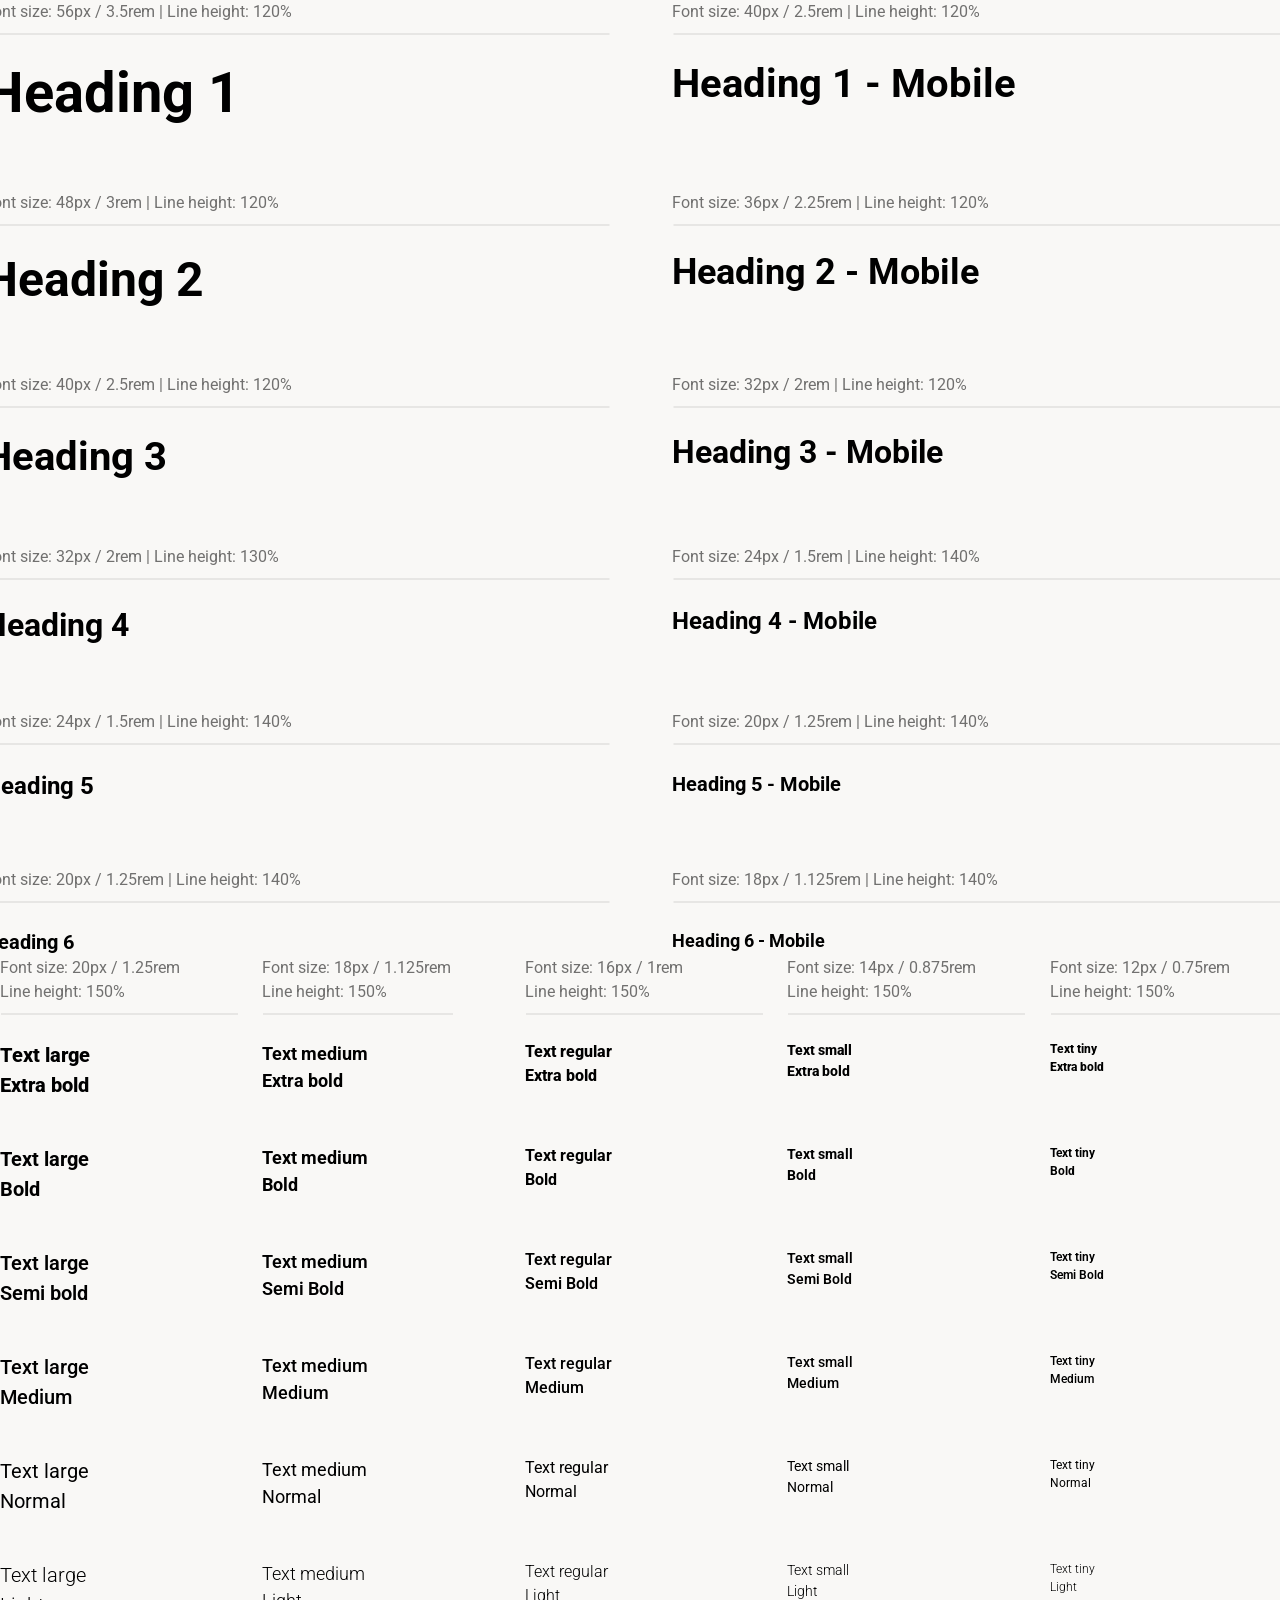
<file: archive/typography/index.html>
<!doctype html>
<!-- Made in Framer · framer.com ✨ -->
<!-- Published Jun 17, 2026, 9:06 PM UTC -->
<html lang="en" data-redirect-timezone="1" dir="ltr">
<head>
<base href="/">
	<meta charset="utf-8">
	
	
	<script>try{if(localStorage.getItem("__framer_force_showing_editorbar_since")){const n=document.createElement("link");n.rel = "modulepreload";n.href="";document.head.appendChild(n)}}catch(e){}</script>
	<!-- Start of headStart -->
    
    <!-- End of headStart -->
	<meta name="viewport" content="width=device-width">
	<meta name="generator" content="Framer b44fae2">
	<title>Typography — Red Cable Studio</title>
    <meta name="description" content="Type scale and system reference.">
    <meta name="framer-search-index" content="/framerusercontent.com/sites/35uBOpKtlLXnEH0vJcZ6LD/searchIndex-P76pPYYES1gp.json">
    <meta name="framer-search-index-fallback" content="/framerusercontent.com/sites/35uBOpKtlLXnEH0vJcZ6LD/searchIndex-ICaVFvFL2kTT.json">
    <meta name="framer-html-plugin" content="disable">
    <!-- Open Graph / Facebook -->
    <!-- Twitter -->
    <style data-framer-font-css>/* cyrillic-ext */
@font-face {
  font-family: 'Roboto';
  font-style: normal;
  font-weight: 300;
  font-stretch: 100%;
  font-display: swap;
  src: url(/fonts.gstatic.com/s/roboto/v51/KFO7CnqEu92Fr1ME7kSn66aGLdTylUAMa3GUBGEe.woff2) format('woff2');
  unicode-range: U+0460-052F, U+1C80-1C8A, U+20B4, U+2DE0-2DFF, U+A640-A69F, U+FE2E-FE2F;
}
/* cyrillic */
@font-face {
  font-family: 'Roboto';
  font-style: normal;
  font-weight: 300;
  font-stretch: 100%;
  font-display: swap;
  src: url(/fonts.gstatic.com/s/roboto/v51/KFO7CnqEu92Fr1ME7kSn66aGLdTylUAMa3iUBGEe.woff2) format('woff2');
  unicode-range: U+0301, U+0400-045F, U+0490-0491, U+04B0-04B1, U+2116;
}
/* greek-ext */
@font-face {
  font-family: 'Roboto';
  font-style: normal;
  font-weight: 300;
  font-stretch: 100%;
  font-display: swap;
  src: url(/fonts.gstatic.com/s/roboto/v51/KFO7CnqEu92Fr1ME7kSn66aGLdTylUAMa3CUBGEe.woff2) format('woff2');
  unicode-range: U+1F00-1FFF;
}
/* greek */
@font-face {
  font-family: 'Roboto';
  font-style: normal;
  font-weight: 300;
  font-stretch: 100%;
  font-display: swap;
  src: url(/fonts.gstatic.com/s/roboto/v51/KFO7CnqEu92Fr1ME7kSn66aGLdTylUAMa3-UBGEe.woff2) format('woff2');
  unicode-range: U+0370-0377, U+037A-037F, U+0384-038A, U+038C, U+038E-03A1, U+03A3-03FF;
}
/* math */
@font-face {
  font-family: 'Roboto';
  font-style: normal;
  font-weight: 300;
  font-stretch: 100%;
  font-display: swap;
  src: url(/fonts.gstatic.com/s/roboto/v51/KFO7CnqEu92Fr1ME7kSn66aGLdTylUAMawCUBGEe.woff2) format('woff2');
  unicode-range: U+0302-0303, U+0305, U+0307-0308, U+0310, U+0312, U+0315, U+031A, U+0326-0327, U+032C, U+032F-0330, U+0332-0333, U+0338, U+033A, U+0346, U+034D, U+0391-03A1, U+03A3-03A9, U+03B1-03C9, U+03D1, U+03D5-03D6, U+03F0-03F1, U+03F4-03F5, U+2016-2017, U+2034-2038, U+203C, U+2040, U+2043, U+2047, U+2050, U+2057, U+205F, U+2070-2071, U+2074-208E, U+2090-209C, U+20D0-20DC, U+20E1, U+20E5-20EF, U+2100-2112, U+2114-2115, U+2117-2121, U+2123-214F, U+2190, U+2192, U+2194-21AE, U+21B0-21E5, U+21F1-21F2, U+21F4-2211, U+2213-2214, U+2216-22FF, U+2308-230B, U+2310, U+2319, U+231C-2321, U+2336-237A, U+237C, U+2395, U+239B-23B7, U+23D0, U+23DC-23E1, U+2474-2475, U+25AF, U+25B3, U+25B7, U+25BD, U+25C1, U+25CA, U+25CC, U+25FB, U+266D-266F, U+27C0-27FF, U+2900-2AFF, U+2B0E-2B11, U+2B30-2B4C, U+2BFE, U+3030, U+FF5B, U+FF5D, U+1D400-1D7FF, U+1EE00-1EEFF;
}
/* symbols */
@font-face {
  font-family: 'Roboto';
  font-style: normal;
  font-weight: 300;
  font-stretch: 100%;
  font-display: swap;
  src: url(/fonts.gstatic.com/s/roboto/v51/KFO7CnqEu92Fr1ME7kSn66aGLdTylUAMaxKUBGEe.woff2) format('woff2');
  unicode-range: U+0001-000C, U+000E-001F, U+007F-009F, U+20DD-20E0, U+20E2-20E4, U+2150-218F, U+2190, U+2192, U+2194-2199, U+21AF, U+21E6-21F0, U+21F3, U+2218-2219, U+2299, U+22C4-22C6, U+2300-243F, U+2440-244A, U+2460-24FF, U+25A0-27BF, U+2800-28FF, U+2921-2922, U+2981, U+29BF, U+29EB, U+2B00-2BFF, U+4DC0-4DFF, U+FFF9-FFFB, U+10140-1018E, U+10190-1019C, U+101A0, U+101D0-101FD, U+102E0-102FB, U+10E60-10E7E, U+1D2C0-1D2D3, U+1D2E0-1D37F, U+1F000-1F0FF, U+1F100-1F1AD, U+1F1E6-1F1FF, U+1F30D-1F30F, U+1F315, U+1F31C, U+1F31E, U+1F320-1F32C, U+1F336, U+1F378, U+1F37D, U+1F382, U+1F393-1F39F, U+1F3A7-1F3A8, U+1F3AC-1F3AF, U+1F3C2, U+1F3C4-1F3C6, U+1F3CA-1F3CE, U+1F3D4-1F3E0, U+1F3ED, U+1F3F1-1F3F3, U+1F3F5-1F3F7, U+1F408, U+1F415, U+1F41F, U+1F426, U+1F43F, U+1F441-1F442, U+1F444, U+1F446-1F449, U+1F44C-1F44E, U+1F453, U+1F46A, U+1F47D, U+1F4A3, U+1F4B0, U+1F4B3, U+1F4B9, U+1F4BB, U+1F4BF, U+1F4C8-1F4CB, U+1F4D6, U+1F4DA, U+1F4DF, U+1F4E3-1F4E6, U+1F4EA-1F4ED, U+1F4F7, U+1F4F9-1F4FB, U+1F4FD-1F4FE, U+1F503, U+1F507-1F50B, U+1F50D, U+1F512-1F513, U+1F53E-1F54A, U+1F54F-1F5FA, U+1F610, U+1F650-1F67F, U+1F687, U+1F68D, U+1F691, U+1F694, U+1F698, U+1F6AD, U+1F6B2, U+1F6B9-1F6BA, U+1F6BC, U+1F6C6-1F6CF, U+1F6D3-1F6D7, U+1F6E0-1F6EA, U+1F6F0-1F6F3, U+1F6F7-1F6FC, U+1F700-1F7FF, U+1F800-1F80B, U+1F810-1F847, U+1F850-1F859, U+1F860-1F887, U+1F890-1F8AD, U+1F8B0-1F8BB, U+1F8C0-1F8C1, U+1F900-1F90B, U+1F93B, U+1F946, U+1F984, U+1F996, U+1F9E9, U+1FA00-1FA6F, U+1FA70-1FA7C, U+1FA80-1FA89, U+1FA8F-1FAC6, U+1FACE-1FADC, U+1FADF-1FAE9, U+1FAF0-1FAF8, U+1FB00-1FBFF;
}
/* vietnamese */
@font-face {
  font-family: 'Roboto';
  font-style: normal;
  font-weight: 300;
  font-stretch: 100%;
  font-display: swap;
  src: url(/fonts.gstatic.com/s/roboto/v51/KFO7CnqEu92Fr1ME7kSn66aGLdTylUAMa3OUBGEe.woff2) format('woff2');
  unicode-range: U+0102-0103, U+0110-0111, U+0128-0129, U+0168-0169, U+01A0-01A1, U+01AF-01B0, U+0300-0301, U+0303-0304, U+0308-0309, U+0323, U+0329, U+1EA0-1EF9, U+20AB;
}
/* latin-ext */
@font-face {
  font-family: 'Roboto';
  font-style: normal;
  font-weight: 300;
  font-stretch: 100%;
  font-display: swap;
  src: url(/fonts.gstatic.com/s/roboto/v51/KFO7CnqEu92Fr1ME7kSn66aGLdTylUAMa3KUBGEe.woff2) format('woff2');
  unicode-range: U+0100-02BA, U+02BD-02C5, U+02C7-02CC, U+02CE-02D7, U+02DD-02FF, U+0304, U+0308, U+0329, U+1D00-1DBF, U+1E00-1E9F, U+1EF2-1EFF, U+2020, U+20A0-20AB, U+20AD-20C0, U+2113, U+2C60-2C7F, U+A720-A7FF;
}
/* latin */
@font-face {
  font-family: 'Roboto';
  font-style: normal;
  font-weight: 300;
  font-stretch: 100%;
  font-display: swap;
  src: url(/fonts.gstatic.com/s/roboto/v51/KFO7CnqEu92Fr1ME7kSn66aGLdTylUAMa3yUBA.woff2) format('woff2');
  unicode-range: U+0000-00FF, U+0131, U+0152-0153, U+02BB-02BC, U+02C6, U+02DA, U+02DC, U+0304, U+0308, U+0329, U+2000-206F, U+20AC, U+2122, U+2191, U+2193, U+2212, U+2215, U+FEFF, U+FFFD;
}
/* cyrillic-ext */
@font-face {
  font-family: 'Roboto';
  font-style: normal;
  font-weight: 400;
  font-stretch: 100%;
  font-display: swap;
  src: url(/fonts.gstatic.com/s/roboto/v51/KFO7CnqEu92Fr1ME7kSn66aGLdTylUAMa3GUBGEe.woff2) format('woff2');
  unicode-range: U+0460-052F, U+1C80-1C8A, U+20B4, U+2DE0-2DFF, U+A640-A69F, U+FE2E-FE2F;
}
/* cyrillic */
@font-face {
  font-family: 'Roboto';
  font-style: normal;
  font-weight: 400;
  font-stretch: 100%;
  font-display: swap;
  src: url(/fonts.gstatic.com/s/roboto/v51/KFO7CnqEu92Fr1ME7kSn66aGLdTylUAMa3iUBGEe.woff2) format('woff2');
  unicode-range: U+0301, U+0400-045F, U+0490-0491, U+04B0-04B1, U+2116;
}
/* greek-ext */
@font-face {
  font-family: 'Roboto';
  font-style: normal;
  font-weight: 400;
  font-stretch: 100%;
  font-display: swap;
  src: url(/fonts.gstatic.com/s/roboto/v51/KFO7CnqEu92Fr1ME7kSn66aGLdTylUAMa3CUBGEe.woff2) format('woff2');
  unicode-range: U+1F00-1FFF;
}
/* greek */
@font-face {
  font-family: 'Roboto';
  font-style: normal;
  font-weight: 400;
  font-stretch: 100%;
  font-display: swap;
  src: url(/fonts.gstatic.com/s/roboto/v51/KFO7CnqEu92Fr1ME7kSn66aGLdTylUAMa3-UBGEe.woff2) format('woff2');
  unicode-range: U+0370-0377, U+037A-037F, U+0384-038A, U+038C, U+038E-03A1, U+03A3-03FF;
}
/* math */
@font-face {
  font-family: 'Roboto';
  font-style: normal;
  font-weight: 400;
  font-stretch: 100%;
  font-display: swap;
  src: url(/fonts.gstatic.com/s/roboto/v51/KFO7CnqEu92Fr1ME7kSn66aGLdTylUAMawCUBGEe.woff2) format('woff2');
  unicode-range: U+0302-0303, U+0305, U+0307-0308, U+0310, U+0312, U+0315, U+031A, U+0326-0327, U+032C, U+032F-0330, U+0332-0333, U+0338, U+033A, U+0346, U+034D, U+0391-03A1, U+03A3-03A9, U+03B1-03C9, U+03D1, U+03D5-03D6, U+03F0-03F1, U+03F4-03F5, U+2016-2017, U+2034-2038, U+203C, U+2040, U+2043, U+2047, U+2050, U+2057, U+205F, U+2070-2071, U+2074-208E, U+2090-209C, U+20D0-20DC, U+20E1, U+20E5-20EF, U+2100-2112, U+2114-2115, U+2117-2121, U+2123-214F, U+2190, U+2192, U+2194-21AE, U+21B0-21E5, U+21F1-21F2, U+21F4-2211, U+2213-2214, U+2216-22FF, U+2308-230B, U+2310, U+2319, U+231C-2321, U+2336-237A, U+237C, U+2395, U+239B-23B7, U+23D0, U+23DC-23E1, U+2474-2475, U+25AF, U+25B3, U+25B7, U+25BD, U+25C1, U+25CA, U+25CC, U+25FB, U+266D-266F, U+27C0-27FF, U+2900-2AFF, U+2B0E-2B11, U+2B30-2B4C, U+2BFE, U+3030, U+FF5B, U+FF5D, U+1D400-1D7FF, U+1EE00-1EEFF;
}
/* symbols */
@font-face {
  font-family: 'Roboto';
  font-style: normal;
  font-weight: 400;
  font-stretch: 100%;
  font-display: swap;
  src: url(/fonts.gstatic.com/s/roboto/v51/KFO7CnqEu92Fr1ME7kSn66aGLdTylUAMaxKUBGEe.woff2) format('woff2');
  unicode-range: U+0001-000C, U+000E-001F, U+007F-009F, U+20DD-20E0, U+20E2-20E4, U+2150-218F, U+2190, U+2192, U+2194-2199, U+21AF, U+21E6-21F0, U+21F3, U+2218-2219, U+2299, U+22C4-22C6, U+2300-243F, U+2440-244A, U+2460-24FF, U+25A0-27BF, U+2800-28FF, U+2921-2922, U+2981, U+29BF, U+29EB, U+2B00-2BFF, U+4DC0-4DFF, U+FFF9-FFFB, U+10140-1018E, U+10190-1019C, U+101A0, U+101D0-101FD, U+102E0-102FB, U+10E60-10E7E, U+1D2C0-1D2D3, U+1D2E0-1D37F, U+1F000-1F0FF, U+1F100-1F1AD, U+1F1E6-1F1FF, U+1F30D-1F30F, U+1F315, U+1F31C, U+1F31E, U+1F320-1F32C, U+1F336, U+1F378, U+1F37D, U+1F382, U+1F393-1F39F, U+1F3A7-1F3A8, U+1F3AC-1F3AF, U+1F3C2, U+1F3C4-1F3C6, U+1F3CA-1F3CE, U+1F3D4-1F3E0, U+1F3ED, U+1F3F1-1F3F3, U+1F3F5-1F3F7, U+1F408, U+1F415, U+1F41F, U+1F426, U+1F43F, U+1F441-1F442, U+1F444, U+1F446-1F449, U+1F44C-1F44E, U+1F453, U+1F46A, U+1F47D, U+1F4A3, U+1F4B0, U+1F4B3, U+1F4B9, U+1F4BB, U+1F4BF, U+1F4C8-1F4CB, U+1F4D6, U+1F4DA, U+1F4DF, U+1F4E3-1F4E6, U+1F4EA-1F4ED, U+1F4F7, U+1F4F9-1F4FB, U+1F4FD-1F4FE, U+1F503, U+1F507-1F50B, U+1F50D, U+1F512-1F513, U+1F53E-1F54A, U+1F54F-1F5FA, U+1F610, U+1F650-1F67F, U+1F687, U+1F68D, U+1F691, U+1F694, U+1F698, U+1F6AD, U+1F6B2, U+1F6B9-1F6BA, U+1F6BC, U+1F6C6-1F6CF, U+1F6D3-1F6D7, U+1F6E0-1F6EA, U+1F6F0-1F6F3, U+1F6F7-1F6FC, U+1F700-1F7FF, U+1F800-1F80B, U+1F810-1F847, U+1F850-1F859, U+1F860-1F887, U+1F890-1F8AD, U+1F8B0-1F8BB, U+1F8C0-1F8C1, U+1F900-1F90B, U+1F93B, U+1F946, U+1F984, U+1F996, U+1F9E9, U+1FA00-1FA6F, U+1FA70-1FA7C, U+1FA80-1FA89, U+1FA8F-1FAC6, U+1FACE-1FADC, U+1FADF-1FAE9, U+1FAF0-1FAF8, U+1FB00-1FBFF;
}
/* vietnamese */
@font-face {
  font-family: 'Roboto';
  font-style: normal;
  font-weight: 400;
  font-stretch: 100%;
  font-display: swap;
  src: url(/fonts.gstatic.com/s/roboto/v51/KFO7CnqEu92Fr1ME7kSn66aGLdTylUAMa3OUBGEe.woff2) format('woff2');
  unicode-range: U+0102-0103, U+0110-0111, U+0128-0129, U+0168-0169, U+01A0-01A1, U+01AF-01B0, U+0300-0301, U+0303-0304, U+0308-0309, U+0323, U+0329, U+1EA0-1EF9, U+20AB;
}
/* latin-ext */
@font-face {
  font-family: 'Roboto';
  font-style: normal;
  font-weight: 400;
  font-stretch: 100%;
  font-display: swap;
  src: url(/fonts.gstatic.com/s/roboto/v51/KFO7CnqEu92Fr1ME7kSn66aGLdTylUAMa3KUBGEe.woff2) format('woff2');
  unicode-range: U+0100-02BA, U+02BD-02C5, U+02C7-02CC, U+02CE-02D7, U+02DD-02FF, U+0304, U+0308, U+0329, U+1D00-1DBF, U+1E00-1E9F, U+1EF2-1EFF, U+2020, U+20A0-20AB, U+20AD-20C0, U+2113, U+2C60-2C7F, U+A720-A7FF;
}
/* latin */
@font-face {
  font-family: 'Roboto';
  font-style: normal;
  font-weight: 400;
  font-stretch: 100%;
  font-display: swap;
  src: url(/fonts.gstatic.com/s/roboto/v51/KFO7CnqEu92Fr1ME7kSn66aGLdTylUAMa3yUBA.woff2) format('woff2');
  unicode-range: U+0000-00FF, U+0131, U+0152-0153, U+02BB-02BC, U+02C6, U+02DA, U+02DC, U+0304, U+0308, U+0329, U+2000-206F, U+20AC, U+2122, U+2191, U+2193, U+2212, U+2215, U+FEFF, U+FFFD;
}
/* cyrillic-ext */
@font-face {
  font-family: 'Roboto';
  font-style: normal;
  font-weight: 500;
  font-stretch: 100%;
  font-display: swap;
  src: url(/fonts.gstatic.com/s/roboto/v51/KFO7CnqEu92Fr1ME7kSn66aGLdTylUAMa3GUBGEe.woff2) format('woff2');
  unicode-range: U+0460-052F, U+1C80-1C8A, U+20B4, U+2DE0-2DFF, U+A640-A69F, U+FE2E-FE2F;
}
/* cyrillic */
@font-face {
  font-family: 'Roboto';
  font-style: normal;
  font-weight: 500;
  font-stretch: 100%;
  font-display: swap;
  src: url(/fonts.gstatic.com/s/roboto/v51/KFO7CnqEu92Fr1ME7kSn66aGLdTylUAMa3iUBGEe.woff2) format('woff2');
  unicode-range: U+0301, U+0400-045F, U+0490-0491, U+04B0-04B1, U+2116;
}
/* greek-ext */
@font-face {
  font-family: 'Roboto';
  font-style: normal;
  font-weight: 500;
  font-stretch: 100%;
  font-display: swap;
  src: url(/fonts.gstatic.com/s/roboto/v51/KFO7CnqEu92Fr1ME7kSn66aGLdTylUAMa3CUBGEe.woff2) format('woff2');
  unicode-range: U+1F00-1FFF;
}
/* greek */
@font-face {
  font-family: 'Roboto';
  font-style: normal;
  font-weight: 500;
  font-stretch: 100%;
  font-display: swap;
  src: url(/fonts.gstatic.com/s/roboto/v51/KFO7CnqEu92Fr1ME7kSn66aGLdTylUAMa3-UBGEe.woff2) format('woff2');
  unicode-range: U+0370-0377, U+037A-037F, U+0384-038A, U+038C, U+038E-03A1, U+03A3-03FF;
}
/* math */
@font-face {
  font-family: 'Roboto';
  font-style: normal;
  font-weight: 500;
  font-stretch: 100%;
  font-display: swap;
  src: url(/fonts.gstatic.com/s/roboto/v51/KFO7CnqEu92Fr1ME7kSn66aGLdTylUAMawCUBGEe.woff2) format('woff2');
  unicode-range: U+0302-0303, U+0305, U+0307-0308, U+0310, U+0312, U+0315, U+031A, U+0326-0327, U+032C, U+032F-0330, U+0332-0333, U+0338, U+033A, U+0346, U+034D, U+0391-03A1, U+03A3-03A9, U+03B1-03C9, U+03D1, U+03D5-03D6, U+03F0-03F1, U+03F4-03F5, U+2016-2017, U+2034-2038, U+203C, U+2040, U+2043, U+2047, U+2050, U+2057, U+205F, U+2070-2071, U+2074-208E, U+2090-209C, U+20D0-20DC, U+20E1, U+20E5-20EF, U+2100-2112, U+2114-2115, U+2117-2121, U+2123-214F, U+2190, U+2192, U+2194-21AE, U+21B0-21E5, U+21F1-21F2, U+21F4-2211, U+2213-2214, U+2216-22FF, U+2308-230B, U+2310, U+2319, U+231C-2321, U+2336-237A, U+237C, U+2395, U+239B-23B7, U+23D0, U+23DC-23E1, U+2474-2475, U+25AF, U+25B3, U+25B7, U+25BD, U+25C1, U+25CA, U+25CC, U+25FB, U+266D-266F, U+27C0-27FF, U+2900-2AFF, U+2B0E-2B11, U+2B30-2B4C, U+2BFE, U+3030, U+FF5B, U+FF5D, U+1D400-1D7FF, U+1EE00-1EEFF;
}
/* symbols */
@font-face {
  font-family: 'Roboto';
  font-style: normal;
  font-weight: 500;
  font-stretch: 100%;
  font-display: swap;
  src: url(/fonts.gstatic.com/s/roboto/v51/KFO7CnqEu92Fr1ME7kSn66aGLdTylUAMaxKUBGEe.woff2) format('woff2');
  unicode-range: U+0001-000C, U+000E-001F, U+007F-009F, U+20DD-20E0, U+20E2-20E4, U+2150-218F, U+2190, U+2192, U+2194-2199, U+21AF, U+21E6-21F0, U+21F3, U+2218-2219, U+2299, U+22C4-22C6, U+2300-243F, U+2440-244A, U+2460-24FF, U+25A0-27BF, U+2800-28FF, U+2921-2922, U+2981, U+29BF, U+29EB, U+2B00-2BFF, U+4DC0-4DFF, U+FFF9-FFFB, U+10140-1018E, U+10190-1019C, U+101A0, U+101D0-101FD, U+102E0-102FB, U+10E60-10E7E, U+1D2C0-1D2D3, U+1D2E0-1D37F, U+1F000-1F0FF, U+1F100-1F1AD, U+1F1E6-1F1FF, U+1F30D-1F30F, U+1F315, U+1F31C, U+1F31E, U+1F320-1F32C, U+1F336, U+1F378, U+1F37D, U+1F382, U+1F393-1F39F, U+1F3A7-1F3A8, U+1F3AC-1F3AF, U+1F3C2, U+1F3C4-1F3C6, U+1F3CA-1F3CE, U+1F3D4-1F3E0, U+1F3ED, U+1F3F1-1F3F3, U+1F3F5-1F3F7, U+1F408, U+1F415, U+1F41F, U+1F426, U+1F43F, U+1F441-1F442, U+1F444, U+1F446-1F449, U+1F44C-1F44E, U+1F453, U+1F46A, U+1F47D, U+1F4A3, U+1F4B0, U+1F4B3, U+1F4B9, U+1F4BB, U+1F4BF, U+1F4C8-1F4CB, U+1F4D6, U+1F4DA, U+1F4DF, U+1F4E3-1F4E6, U+1F4EA-1F4ED, U+1F4F7, U+1F4F9-1F4FB, U+1F4FD-1F4FE, U+1F503, U+1F507-1F50B, U+1F50D, U+1F512-1F513, U+1F53E-1F54A, U+1F54F-1F5FA, U+1F610, U+1F650-1F67F, U+1F687, U+1F68D, U+1F691, U+1F694, U+1F698, U+1F6AD, U+1F6B2, U+1F6B9-1F6BA, U+1F6BC, U+1F6C6-1F6CF, U+1F6D3-1F6D7, U+1F6E0-1F6EA, U+1F6F0-1F6F3, U+1F6F7-1F6FC, U+1F700-1F7FF, U+1F800-1F80B, U+1F810-1F847, U+1F850-1F859, U+1F860-1F887, U+1F890-1F8AD, U+1F8B0-1F8BB, U+1F8C0-1F8C1, U+1F900-1F90B, U+1F93B, U+1F946, U+1F984, U+1F996, U+1F9E9, U+1FA00-1FA6F, U+1FA70-1FA7C, U+1FA80-1FA89, U+1FA8F-1FAC6, U+1FACE-1FADC, U+1FADF-1FAE9, U+1FAF0-1FAF8, U+1FB00-1FBFF;
}
/* vietnamese */
@font-face {
  font-family: 'Roboto';
  font-style: normal;
  font-weight: 500;
  font-stretch: 100%;
  font-display: swap;
  src: url(/fonts.gstatic.com/s/roboto/v51/KFO7CnqEu92Fr1ME7kSn66aGLdTylUAMa3OUBGEe.woff2) format('woff2');
  unicode-range: U+0102-0103, U+0110-0111, U+0128-0129, U+0168-0169, U+01A0-01A1, U+01AF-01B0, U+0300-0301, U+0303-0304, U+0308-0309, U+0323, U+0329, U+1EA0-1EF9, U+20AB;
}
/* latin-ext */
@font-face {
  font-family: 'Roboto';
  font-style: normal;
  font-weight: 500;
  font-stretch: 100%;
  font-display: swap;
  src: url(/fonts.gstatic.com/s/roboto/v51/KFO7CnqEu92Fr1ME7kSn66aGLdTylUAMa3KUBGEe.woff2) format('woff2');
  unicode-range: U+0100-02BA, U+02BD-02C5, U+02C7-02CC, U+02CE-02D7, U+02DD-02FF, U+0304, U+0308, U+0329, U+1D00-1DBF, U+1E00-1E9F, U+1EF2-1EFF, U+2020, U+20A0-20AB, U+20AD-20C0, U+2113, U+2C60-2C7F, U+A720-A7FF;
}
/* latin */
@font-face {
  font-family: 'Roboto';
  font-style: normal;
  font-weight: 500;
  font-stretch: 100%;
  font-display: swap;
  src: url(/fonts.gstatic.com/s/roboto/v51/KFO7CnqEu92Fr1ME7kSn66aGLdTylUAMa3yUBA.woff2) format('woff2');
  unicode-range: U+0000-00FF, U+0131, U+0152-0153, U+02BB-02BC, U+02C6, U+02DA, U+02DC, U+0304, U+0308, U+0329, U+2000-206F, U+20AC, U+2122, U+2191, U+2193, U+2212, U+2215, U+FEFF, U+FFFD;
}
/* cyrillic-ext */
@font-face {
  font-family: 'Roboto';
  font-style: normal;
  font-weight: 600;
  font-stretch: 100%;
  font-display: swap;
  src: url(/fonts.gstatic.com/s/roboto/v51/KFO7CnqEu92Fr1ME7kSn66aGLdTylUAMa3GUBGEe.woff2) format('woff2');
  unicode-range: U+0460-052F, U+1C80-1C8A, U+20B4, U+2DE0-2DFF, U+A640-A69F, U+FE2E-FE2F;
}
/* cyrillic */
@font-face {
  font-family: 'Roboto';
  font-style: normal;
  font-weight: 600;
  font-stretch: 100%;
  font-display: swap;
  src: url(/fonts.gstatic.com/s/roboto/v51/KFO7CnqEu92Fr1ME7kSn66aGLdTylUAMa3iUBGEe.woff2) format('woff2');
  unicode-range: U+0301, U+0400-045F, U+0490-0491, U+04B0-04B1, U+2116;
}
/* greek-ext */
@font-face {
  font-family: 'Roboto';
  font-style: normal;
  font-weight: 600;
  font-stretch: 100%;
  font-display: swap;
  src: url(/fonts.gstatic.com/s/roboto/v51/KFO7CnqEu92Fr1ME7kSn66aGLdTylUAMa3CUBGEe.woff2) format('woff2');
  unicode-range: U+1F00-1FFF;
}
/* greek */
@font-face {
  font-family: 'Roboto';
  font-style: normal;
  font-weight: 600;
  font-stretch: 100%;
  font-display: swap;
  src: url(/fonts.gstatic.com/s/roboto/v51/KFO7CnqEu92Fr1ME7kSn66aGLdTylUAMa3-UBGEe.woff2) format('woff2');
  unicode-range: U+0370-0377, U+037A-037F, U+0384-038A, U+038C, U+038E-03A1, U+03A3-03FF;
}
/* math */
@font-face {
  font-family: 'Roboto';
  font-style: normal;
  font-weight: 600;
  font-stretch: 100%;
  font-display: swap;
  src: url(/fonts.gstatic.com/s/roboto/v51/KFO7CnqEu92Fr1ME7kSn66aGLdTylUAMawCUBGEe.woff2) format('woff2');
  unicode-range: U+0302-0303, U+0305, U+0307-0308, U+0310, U+0312, U+0315, U+031A, U+0326-0327, U+032C, U+032F-0330, U+0332-0333, U+0338, U+033A, U+0346, U+034D, U+0391-03A1, U+03A3-03A9, U+03B1-03C9, U+03D1, U+03D5-03D6, U+03F0-03F1, U+03F4-03F5, U+2016-2017, U+2034-2038, U+203C, U+2040, U+2043, U+2047, U+2050, U+2057, U+205F, U+2070-2071, U+2074-208E, U+2090-209C, U+20D0-20DC, U+20E1, U+20E5-20EF, U+2100-2112, U+2114-2115, U+2117-2121, U+2123-214F, U+2190, U+2192, U+2194-21AE, U+21B0-21E5, U+21F1-21F2, U+21F4-2211, U+2213-2214, U+2216-22FF, U+2308-230B, U+2310, U+2319, U+231C-2321, U+2336-237A, U+237C, U+2395, U+239B-23B7, U+23D0, U+23DC-23E1, U+2474-2475, U+25AF, U+25B3, U+25B7, U+25BD, U+25C1, U+25CA, U+25CC, U+25FB, U+266D-266F, U+27C0-27FF, U+2900-2AFF, U+2B0E-2B11, U+2B30-2B4C, U+2BFE, U+3030, U+FF5B, U+FF5D, U+1D400-1D7FF, U+1EE00-1EEFF;
}
/* symbols */
@font-face {
  font-family: 'Roboto';
  font-style: normal;
  font-weight: 600;
  font-stretch: 100%;
  font-display: swap;
  src: url(/fonts.gstatic.com/s/roboto/v51/KFO7CnqEu92Fr1ME7kSn66aGLdTylUAMaxKUBGEe.woff2) format('woff2');
  unicode-range: U+0001-000C, U+000E-001F, U+007F-009F, U+20DD-20E0, U+20E2-20E4, U+2150-218F, U+2190, U+2192, U+2194-2199, U+21AF, U+21E6-21F0, U+21F3, U+2218-2219, U+2299, U+22C4-22C6, U+2300-243F, U+2440-244A, U+2460-24FF, U+25A0-27BF, U+2800-28FF, U+2921-2922, U+2981, U+29BF, U+29EB, U+2B00-2BFF, U+4DC0-4DFF, U+FFF9-FFFB, U+10140-1018E, U+10190-1019C, U+101A0, U+101D0-101FD, U+102E0-102FB, U+10E60-10E7E, U+1D2C0-1D2D3, U+1D2E0-1D37F, U+1F000-1F0FF, U+1F100-1F1AD, U+1F1E6-1F1FF, U+1F30D-1F30F, U+1F315, U+1F31C, U+1F31E, U+1F320-1F32C, U+1F336, U+1F378, U+1F37D, U+1F382, U+1F393-1F39F, U+1F3A7-1F3A8, U+1F3AC-1F3AF, U+1F3C2, U+1F3C4-1F3C6, U+1F3CA-1F3CE, U+1F3D4-1F3E0, U+1F3ED, U+1F3F1-1F3F3, U+1F3F5-1F3F7, U+1F408, U+1F415, U+1F41F, U+1F426, U+1F43F, U+1F441-1F442, U+1F444, U+1F446-1F449, U+1F44C-1F44E, U+1F453, U+1F46A, U+1F47D, U+1F4A3, U+1F4B0, U+1F4B3, U+1F4B9, U+1F4BB, U+1F4BF, U+1F4C8-1F4CB, U+1F4D6, U+1F4DA, U+1F4DF, U+1F4E3-1F4E6, U+1F4EA-1F4ED, U+1F4F7, U+1F4F9-1F4FB, U+1F4FD-1F4FE, U+1F503, U+1F507-1F50B, U+1F50D, U+1F512-1F513, U+1F53E-1F54A, U+1F54F-1F5FA, U+1F610, U+1F650-1F67F, U+1F687, U+1F68D, U+1F691, U+1F694, U+1F698, U+1F6AD, U+1F6B2, U+1F6B9-1F6BA, U+1F6BC, U+1F6C6-1F6CF, U+1F6D3-1F6D7, U+1F6E0-1F6EA, U+1F6F0-1F6F3, U+1F6F7-1F6FC, U+1F700-1F7FF, U+1F800-1F80B, U+1F810-1F847, U+1F850-1F859, U+1F860-1F887, U+1F890-1F8AD, U+1F8B0-1F8BB, U+1F8C0-1F8C1, U+1F900-1F90B, U+1F93B, U+1F946, U+1F984, U+1F996, U+1F9E9, U+1FA00-1FA6F, U+1FA70-1FA7C, U+1FA80-1FA89, U+1FA8F-1FAC6, U+1FACE-1FADC, U+1FADF-1FAE9, U+1FAF0-1FAF8, U+1FB00-1FBFF;
}
/* vietnamese */
@font-face {
  font-family: 'Roboto';
  font-style: normal;
  font-weight: 600;
  font-stretch: 100%;
  font-display: swap;
  src: url(/fonts.gstatic.com/s/roboto/v51/KFO7CnqEu92Fr1ME7kSn66aGLdTylUAMa3OUBGEe.woff2) format('woff2');
  unicode-range: U+0102-0103, U+0110-0111, U+0128-0129, U+0168-0169, U+01A0-01A1, U+01AF-01B0, U+0300-0301, U+0303-0304, U+0308-0309, U+0323, U+0329, U+1EA0-1EF9, U+20AB;
}
/* latin-ext */
@font-face {
  font-family: 'Roboto';
  font-style: normal;
  font-weight: 600;
  font-stretch: 100%;
  font-display: swap;
  src: url(/fonts.gstatic.com/s/roboto/v51/KFO7CnqEu92Fr1ME7kSn66aGLdTylUAMa3KUBGEe.woff2) format('woff2');
  unicode-range: U+0100-02BA, U+02BD-02C5, U+02C7-02CC, U+02CE-02D7, U+02DD-02FF, U+0304, U+0308, U+0329, U+1D00-1DBF, U+1E00-1E9F, U+1EF2-1EFF, U+2020, U+20A0-20AB, U+20AD-20C0, U+2113, U+2C60-2C7F, U+A720-A7FF;
}
/* latin */
@font-face {
  font-family: 'Roboto';
  font-style: normal;
  font-weight: 600;
  font-stretch: 100%;
  font-display: swap;
  src: url(/fonts.gstatic.com/s/roboto/v51/KFO7CnqEu92Fr1ME7kSn66aGLdTylUAMa3yUBA.woff2) format('woff2');
  unicode-range: U+0000-00FF, U+0131, U+0152-0153, U+02BB-02BC, U+02C6, U+02DA, U+02DC, U+0304, U+0308, U+0329, U+2000-206F, U+20AC, U+2122, U+2191, U+2193, U+2212, U+2215, U+FEFF, U+FFFD;
}
/* cyrillic-ext */
@font-face {
  font-family: 'Roboto';
  font-style: normal;
  font-weight: 700;
  font-stretch: 100%;
  font-display: swap;
  src: url(/fonts.gstatic.com/s/roboto/v51/KFO7CnqEu92Fr1ME7kSn66aGLdTylUAMa3GUBGEe.woff2) format('woff2');
  unicode-range: U+0460-052F, U+1C80-1C8A, U+20B4, U+2DE0-2DFF, U+A640-A69F, U+FE2E-FE2F;
}
/* cyrillic */
@font-face {
  font-family: 'Roboto';
  font-style: normal;
  font-weight: 700;
  font-stretch: 100%;
  font-display: swap;
  src: url(/fonts.gstatic.com/s/roboto/v51/KFO7CnqEu92Fr1ME7kSn66aGLdTylUAMa3iUBGEe.woff2) format('woff2');
  unicode-range: U+0301, U+0400-045F, U+0490-0491, U+04B0-04B1, U+2116;
}
/* greek-ext */
@font-face {
  font-family: 'Roboto';
  font-style: normal;
  font-weight: 700;
  font-stretch: 100%;
  font-display: swap;
  src: url(/fonts.gstatic.com/s/roboto/v51/KFO7CnqEu92Fr1ME7kSn66aGLdTylUAMa3CUBGEe.woff2) format('woff2');
  unicode-range: U+1F00-1FFF;
}
/* greek */
@font-face {
  font-family: 'Roboto';
  font-style: normal;
  font-weight: 700;
  font-stretch: 100%;
  font-display: swap;
  src: url(/fonts.gstatic.com/s/roboto/v51/KFO7CnqEu92Fr1ME7kSn66aGLdTylUAMa3-UBGEe.woff2) format('woff2');
  unicode-range: U+0370-0377, U+037A-037F, U+0384-038A, U+038C, U+038E-03A1, U+03A3-03FF;
}
/* math */
@font-face {
  font-family: 'Roboto';
  font-style: normal;
  font-weight: 700;
  font-stretch: 100%;
  font-display: swap;
  src: url(/fonts.gstatic.com/s/roboto/v51/KFO7CnqEu92Fr1ME7kSn66aGLdTylUAMawCUBGEe.woff2) format('woff2');
  unicode-range: U+0302-0303, U+0305, U+0307-0308, U+0310, U+0312, U+0315, U+031A, U+0326-0327, U+032C, U+032F-0330, U+0332-0333, U+0338, U+033A, U+0346, U+034D, U+0391-03A1, U+03A3-03A9, U+03B1-03C9, U+03D1, U+03D5-03D6, U+03F0-03F1, U+03F4-03F5, U+2016-2017, U+2034-2038, U+203C, U+2040, U+2043, U+2047, U+2050, U+2057, U+205F, U+2070-2071, U+2074-208E, U+2090-209C, U+20D0-20DC, U+20E1, U+20E5-20EF, U+2100-2112, U+2114-2115, U+2117-2121, U+2123-214F, U+2190, U+2192, U+2194-21AE, U+21B0-21E5, U+21F1-21F2, U+21F4-2211, U+2213-2214, U+2216-22FF, U+2308-230B, U+2310, U+2319, U+231C-2321, U+2336-237A, U+237C, U+2395, U+239B-23B7, U+23D0, U+23DC-23E1, U+2474-2475, U+25AF, U+25B3, U+25B7, U+25BD, U+25C1, U+25CA, U+25CC, U+25FB, U+266D-266F, U+27C0-27FF, U+2900-2AFF, U+2B0E-2B11, U+2B30-2B4C, U+2BFE, U+3030, U+FF5B, U+FF5D, U+1D400-1D7FF, U+1EE00-1EEFF;
}
/* symbols */
@font-face {
  font-family: 'Roboto';
  font-style: normal;
  font-weight: 700;
  font-stretch: 100%;
  font-display: swap;
  src: url(/fonts.gstatic.com/s/roboto/v51/KFO7CnqEu92Fr1ME7kSn66aGLdTylUAMaxKUBGEe.woff2) format('woff2');
  unicode-range: U+0001-000C, U+000E-001F, U+007F-009F, U+20DD-20E0, U+20E2-20E4, U+2150-218F, U+2190, U+2192, U+2194-2199, U+21AF, U+21E6-21F0, U+21F3, U+2218-2219, U+2299, U+22C4-22C6, U+2300-243F, U+2440-244A, U+2460-24FF, U+25A0-27BF, U+2800-28FF, U+2921-2922, U+2981, U+29BF, U+29EB, U+2B00-2BFF, U+4DC0-4DFF, U+FFF9-FFFB, U+10140-1018E, U+10190-1019C, U+101A0, U+101D0-101FD, U+102E0-102FB, U+10E60-10E7E, U+1D2C0-1D2D3, U+1D2E0-1D37F, U+1F000-1F0FF, U+1F100-1F1AD, U+1F1E6-1F1FF, U+1F30D-1F30F, U+1F315, U+1F31C, U+1F31E, U+1F320-1F32C, U+1F336, U+1F378, U+1F37D, U+1F382, U+1F393-1F39F, U+1F3A7-1F3A8, U+1F3AC-1F3AF, U+1F3C2, U+1F3C4-1F3C6, U+1F3CA-1F3CE, U+1F3D4-1F3E0, U+1F3ED, U+1F3F1-1F3F3, U+1F3F5-1F3F7, U+1F408, U+1F415, U+1F41F, U+1F426, U+1F43F, U+1F441-1F442, U+1F444, U+1F446-1F449, U+1F44C-1F44E, U+1F453, U+1F46A, U+1F47D, U+1F4A3, U+1F4B0, U+1F4B3, U+1F4B9, U+1F4BB, U+1F4BF, U+1F4C8-1F4CB, U+1F4D6, U+1F4DA, U+1F4DF, U+1F4E3-1F4E6, U+1F4EA-1F4ED, U+1F4F7, U+1F4F9-1F4FB, U+1F4FD-1F4FE, U+1F503, U+1F507-1F50B, U+1F50D, U+1F512-1F513, U+1F53E-1F54A, U+1F54F-1F5FA, U+1F610, U+1F650-1F67F, U+1F687, U+1F68D, U+1F691, U+1F694, U+1F698, U+1F6AD, U+1F6B2, U+1F6B9-1F6BA, U+1F6BC, U+1F6C6-1F6CF, U+1F6D3-1F6D7, U+1F6E0-1F6EA, U+1F6F0-1F6F3, U+1F6F7-1F6FC, U+1F700-1F7FF, U+1F800-1F80B, U+1F810-1F847, U+1F850-1F859, U+1F860-1F887, U+1F890-1F8AD, U+1F8B0-1F8BB, U+1F8C0-1F8C1, U+1F900-1F90B, U+1F93B, U+1F946, U+1F984, U+1F996, U+1F9E9, U+1FA00-1FA6F, U+1FA70-1FA7C, U+1FA80-1FA89, U+1FA8F-1FAC6, U+1FACE-1FADC, U+1FADF-1FAE9, U+1FAF0-1FAF8, U+1FB00-1FBFF;
}
/* vietnamese */
@font-face {
  font-family: 'Roboto';
  font-style: normal;
  font-weight: 700;
  font-stretch: 100%;
  font-display: swap;
  src: url(/fonts.gstatic.com/s/roboto/v51/KFO7CnqEu92Fr1ME7kSn66aGLdTylUAMa3OUBGEe.woff2) format('woff2');
  unicode-range: U+0102-0103, U+0110-0111, U+0128-0129, U+0168-0169, U+01A0-01A1, U+01AF-01B0, U+0300-0301, U+0303-0304, U+0308-0309, U+0323, U+0329, U+1EA0-1EF9, U+20AB;
}
/* latin-ext */
@font-face {
  font-family: 'Roboto';
  font-style: normal;
  font-weight: 700;
  font-stretch: 100%;
  font-display: swap;
  src: url(/fonts.gstatic.com/s/roboto/v51/KFO7CnqEu92Fr1ME7kSn66aGLdTylUAMa3KUBGEe.woff2) format('woff2');
  unicode-range: U+0100-02BA, U+02BD-02C5, U+02C7-02CC, U+02CE-02D7, U+02DD-02FF, U+0304, U+0308, U+0329, U+1D00-1DBF, U+1E00-1E9F, U+1EF2-1EFF, U+2020, U+20A0-20AB, U+20AD-20C0, U+2113, U+2C60-2C7F, U+A720-A7FF;
}
/* latin */
@font-face {
  font-family: 'Roboto';
  font-style: normal;
  font-weight: 700;
  font-stretch: 100%;
  font-display: swap;
  src: url(/fonts.gstatic.com/s/roboto/v51/KFO7CnqEu92Fr1ME7kSn66aGLdTylUAMa3yUBA.woff2) format('woff2');
  unicode-range: U+0000-00FF, U+0131, U+0152-0153, U+02BB-02BC, U+02C6, U+02DA, U+02DC, U+0304, U+0308, U+0329, U+2000-206F, U+20AC, U+2122, U+2191, U+2193, U+2212, U+2215, U+FEFF, U+FFFD;
}
/* cyrillic-ext */
@font-face {
  font-family: 'Roboto';
  font-style: normal;
  font-weight: 800;
  font-stretch: 100%;
  font-display: swap;
  src: url(/fonts.gstatic.com/s/roboto/v51/KFO7CnqEu92Fr1ME7kSn66aGLdTylUAMa3GUBGEe.woff2) format('woff2');
  unicode-range: U+0460-052F, U+1C80-1C8A, U+20B4, U+2DE0-2DFF, U+A640-A69F, U+FE2E-FE2F;
}
/* cyrillic */
@font-face {
  font-family: 'Roboto';
  font-style: normal;
  font-weight: 800;
  font-stretch: 100%;
  font-display: swap;
  src: url(/fonts.gstatic.com/s/roboto/v51/KFO7CnqEu92Fr1ME7kSn66aGLdTylUAMa3iUBGEe.woff2) format('woff2');
  unicode-range: U+0301, U+0400-045F, U+0490-0491, U+04B0-04B1, U+2116;
}
/* greek-ext */
@font-face {
  font-family: 'Roboto';
  font-style: normal;
  font-weight: 800;
  font-stretch: 100%;
  font-display: swap;
  src: url(/fonts.gstatic.com/s/roboto/v51/KFO7CnqEu92Fr1ME7kSn66aGLdTylUAMa3CUBGEe.woff2) format('woff2');
  unicode-range: U+1F00-1FFF;
}
/* greek */
@font-face {
  font-family: 'Roboto';
  font-style: normal;
  font-weight: 800;
  font-stretch: 100%;
  font-display: swap;
  src: url(/fonts.gstatic.com/s/roboto/v51/KFO7CnqEu92Fr1ME7kSn66aGLdTylUAMa3-UBGEe.woff2) format('woff2');
  unicode-range: U+0370-0377, U+037A-037F, U+0384-038A, U+038C, U+038E-03A1, U+03A3-03FF;
}
/* math */
@font-face {
  font-family: 'Roboto';
  font-style: normal;
  font-weight: 800;
  font-stretch: 100%;
  font-display: swap;
  src: url(/fonts.gstatic.com/s/roboto/v51/KFO7CnqEu92Fr1ME7kSn66aGLdTylUAMawCUBGEe.woff2) format('woff2');
  unicode-range: U+0302-0303, U+0305, U+0307-0308, U+0310, U+0312, U+0315, U+031A, U+0326-0327, U+032C, U+032F-0330, U+0332-0333, U+0338, U+033A, U+0346, U+034D, U+0391-03A1, U+03A3-03A9, U+03B1-03C9, U+03D1, U+03D5-03D6, U+03F0-03F1, U+03F4-03F5, U+2016-2017, U+2034-2038, U+203C, U+2040, U+2043, U+2047, U+2050, U+2057, U+205F, U+2070-2071, U+2074-208E, U+2090-209C, U+20D0-20DC, U+20E1, U+20E5-20EF, U+2100-2112, U+2114-2115, U+2117-2121, U+2123-214F, U+2190, U+2192, U+2194-21AE, U+21B0-21E5, U+21F1-21F2, U+21F4-2211, U+2213-2214, U+2216-22FF, U+2308-230B, U+2310, U+2319, U+231C-2321, U+2336-237A, U+237C, U+2395, U+239B-23B7, U+23D0, U+23DC-23E1, U+2474-2475, U+25AF, U+25B3, U+25B7, U+25BD, U+25C1, U+25CA, U+25CC, U+25FB, U+266D-266F, U+27C0-27FF, U+2900-2AFF, U+2B0E-2B11, U+2B30-2B4C, U+2BFE, U+3030, U+FF5B, U+FF5D, U+1D400-1D7FF, U+1EE00-1EEFF;
}
/* symbols */
@font-face {
  font-family: 'Roboto';
  font-style: normal;
  font-weight: 800;
  font-stretch: 100%;
  font-display: swap;
  src: url(/fonts.gstatic.com/s/roboto/v51/KFO7CnqEu92Fr1ME7kSn66aGLdTylUAMaxKUBGEe.woff2) format('woff2');
  unicode-range: U+0001-000C, U+000E-001F, U+007F-009F, U+20DD-20E0, U+20E2-20E4, U+2150-218F, U+2190, U+2192, U+2194-2199, U+21AF, U+21E6-21F0, U+21F3, U+2218-2219, U+2299, U+22C4-22C6, U+2300-243F, U+2440-244A, U+2460-24FF, U+25A0-27BF, U+2800-28FF, U+2921-2922, U+2981, U+29BF, U+29EB, U+2B00-2BFF, U+4DC0-4DFF, U+FFF9-FFFB, U+10140-1018E, U+10190-1019C, U+101A0, U+101D0-101FD, U+102E0-102FB, U+10E60-10E7E, U+1D2C0-1D2D3, U+1D2E0-1D37F, U+1F000-1F0FF, U+1F100-1F1AD, U+1F1E6-1F1FF, U+1F30D-1F30F, U+1F315, U+1F31C, U+1F31E, U+1F320-1F32C, U+1F336, U+1F378, U+1F37D, U+1F382, U+1F393-1F39F, U+1F3A7-1F3A8, U+1F3AC-1F3AF, U+1F3C2, U+1F3C4-1F3C6, U+1F3CA-1F3CE, U+1F3D4-1F3E0, U+1F3ED, U+1F3F1-1F3F3, U+1F3F5-1F3F7, U+1F408, U+1F415, U+1F41F, U+1F426, U+1F43F, U+1F441-1F442, U+1F444, U+1F446-1F449, U+1F44C-1F44E, U+1F453, U+1F46A, U+1F47D, U+1F4A3, U+1F4B0, U+1F4B3, U+1F4B9, U+1F4BB, U+1F4BF, U+1F4C8-1F4CB, U+1F4D6, U+1F4DA, U+1F4DF, U+1F4E3-1F4E6, U+1F4EA-1F4ED, U+1F4F7, U+1F4F9-1F4FB, U+1F4FD-1F4FE, U+1F503, U+1F507-1F50B, U+1F50D, U+1F512-1F513, U+1F53E-1F54A, U+1F54F-1F5FA, U+1F610, U+1F650-1F67F, U+1F687, U+1F68D, U+1F691, U+1F694, U+1F698, U+1F6AD, U+1F6B2, U+1F6B9-1F6BA, U+1F6BC, U+1F6C6-1F6CF, U+1F6D3-1F6D7, U+1F6E0-1F6EA, U+1F6F0-1F6F3, U+1F6F7-1F6FC, U+1F700-1F7FF, U+1F800-1F80B, U+1F810-1F847, U+1F850-1F859, U+1F860-1F887, U+1F890-1F8AD, U+1F8B0-1F8BB, U+1F8C0-1F8C1, U+1F900-1F90B, U+1F93B, U+1F946, U+1F984, U+1F996, U+1F9E9, U+1FA00-1FA6F, U+1FA70-1FA7C, U+1FA80-1FA89, U+1FA8F-1FAC6, U+1FACE-1FADC, U+1FADF-1FAE9, U+1FAF0-1FAF8, U+1FB00-1FBFF;
}
/* vietnamese */
@font-face {
  font-family: 'Roboto';
  font-style: normal;
  font-weight: 800;
  font-stretch: 100%;
  font-display: swap;
  src: url(/fonts.gstatic.com/s/roboto/v51/KFO7CnqEu92Fr1ME7kSn66aGLdTylUAMa3OUBGEe.woff2) format('woff2');
  unicode-range: U+0102-0103, U+0110-0111, U+0128-0129, U+0168-0169, U+01A0-01A1, U+01AF-01B0, U+0300-0301, U+0303-0304, U+0308-0309, U+0323, U+0329, U+1EA0-1EF9, U+20AB;
}
/* latin-ext */
@font-face {
  font-family: 'Roboto';
  font-style: normal;
  font-weight: 800;
  font-stretch: 100%;
  font-display: swap;
  src: url(/fonts.gstatic.com/s/roboto/v51/KFO7CnqEu92Fr1ME7kSn66aGLdTylUAMa3KUBGEe.woff2) format('woff2');
  unicode-range: U+0100-02BA, U+02BD-02C5, U+02C7-02CC, U+02CE-02D7, U+02DD-02FF, U+0304, U+0308, U+0329, U+1D00-1DBF, U+1E00-1E9F, U+1EF2-1EFF, U+2020, U+20A0-20AB, U+20AD-20C0, U+2113, U+2C60-2C7F, U+A720-A7FF;
}
/* latin */
@font-face {
  font-family: 'Roboto';
  font-style: normal;
  font-weight: 800;
  font-stretch: 100%;
  font-display: swap;
  src: url(/fonts.gstatic.com/s/roboto/v51/KFO7CnqEu92Fr1ME7kSn66aGLdTylUAMa3yUBA.woff2) format('woff2');
  unicode-range: U+0000-00FF, U+0131, U+0152-0153, U+02BB-02BC, U+02C6, U+02DA, U+02DC, U+0304, U+0308, U+0329, U+2000-206F, U+20AC, U+2122, U+2191, U+2193, U+2212, U+2215, U+FEFF, U+FFFD;
}
/* cyrillic-ext */
@font-face {
  font-family: 'Fira Mono';
  font-style: normal;
  font-weight: 700;
  src: url(/fonts.gstatic.com/s/firamono/v16/N0bS2SlFPv1weGeLZDtondvHk_fUWZA.woff2) format('woff2');
  unicode-range: U+0460-052F, U+1C80-1C8A, U+20B4, U+2DE0-2DFF, U+A640-A69F, U+FE2E-FE2F;
}
/* cyrillic */
@font-face {
  font-family: 'Fira Mono';
  font-style: normal;
  font-weight: 700;
  src: url(/fonts.gstatic.com/s/firamono/v16/N0bS2SlFPv1weGeLZDtondvHmvfUWZA.woff2) format('woff2');
  unicode-range: U+0301, U+0400-045F, U+0490-0491, U+04B0-04B1, U+2116;
}
/* greek-ext */
@font-face {
  font-family: 'Fira Mono';
  font-style: normal;
  font-weight: 700;
  src: url(/fonts.gstatic.com/s/firamono/v16/N0bS2SlFPv1weGeLZDtondvHkvfUWZA.woff2) format('woff2');
  unicode-range: U+1F00-1FFF;
}
/* greek */
@font-face {
  font-family: 'Fira Mono';
  font-style: normal;
  font-weight: 700;
  src: url(/fonts.gstatic.com/s/firamono/v16/N0bS2SlFPv1weGeLZDtondvHnffUWZA.woff2) format('woff2');
  unicode-range: U+0370-0377, U+037A-037F, U+0384-038A, U+038C, U+038E-03A1, U+03A3-03FF;
}
/* symbols2 */
@font-face {
  font-family: 'Fira Mono';
  font-style: normal;
  font-weight: 700;
  src: url(/fonts.gstatic.com/s/firamono/v16/N0bS2SlFPv1weGeLZDtondvHJNbxZKlI.woff2) format('woff2');
  unicode-range: U+2000-2001, U+2004-2008, U+200A, U+23B8-23BD, U+2500-259F;
}
/* latin-ext */
@font-face {
  font-family: 'Fira Mono';
  font-style: normal;
  font-weight: 700;
  src: url(/fonts.gstatic.com/s/firamono/v16/N0bS2SlFPv1weGeLZDtondvHkPfUWZA.woff2) format('woff2');
  unicode-range: U+0100-02BA, U+02BD-02C5, U+02C7-02CC, U+02CE-02D7, U+02DD-02FF, U+0304, U+0308, U+0329, U+1D00-1DBF, U+1E00-1E9F, U+1EF2-1EFF, U+2020, U+20A0-20AB, U+20AD-20C0, U+2113, U+2C60-2C7F, U+A720-A7FF;
}
/* latin */
@font-face {
  font-family: 'Fira Mono';
  font-style: normal;
  font-weight: 700;
  src: url(/fonts.gstatic.com/s/firamono/v16/N0bS2SlFPv1weGeLZDtondvHnvfU.woff2) format('woff2');
  unicode-range: U+0000-00FF, U+0131, U+0152-0153, U+02BB-02BC, U+02C6, U+02DA, U+02DC, U+0304, U+0308, U+0329, U+2000-206F, U+20AC, U+2122, U+2191, U+2193, U+2212, U+2215, U+FEFF, U+FFFD;
}

@font-face { font-family: "Inter"; src: url("/framerusercontent.com/assets/5vvr9Vy74if2I6bQbJvbw7SY1pQ.woff2"); font-display: swap; font-style: normal; font-weight: 400; unicode-range: U+0460-052F, U+1C80-1C88, U+20B4, U+2DE0-2DFF, U+A640-A69F, U+FE2E-FE2F }
@font-face { font-family: "Inter"; src: url("/framerusercontent.com/assets/EOr0mi4hNtlgWNn9if640EZzXCo.woff2"); font-display: swap; font-style: normal; font-weight: 400; unicode-range: U+0301, U+0400-045F, U+0490-0491, U+04B0-04B1, U+2116 }
@font-face { font-family: "Inter"; src: url("/framerusercontent.com/assets/Y9k9QrlZAqio88Klkmbd8VoMQc.woff2"); font-display: swap; font-style: normal; font-weight: 400; unicode-range: U+1F00-1FFF }
@font-face { font-family: "Inter"; src: url("/framerusercontent.com/assets/OYrD2tBIBPvoJXiIHnLoOXnY9M.woff2"); font-display: swap; font-style: normal; font-weight: 400; unicode-range: U+0370-03FF }
@font-face { font-family: "Inter"; src: url("/framerusercontent.com/assets/JeYwfuaPfZHQhEG8U5gtPDZ7WQ.woff2"); font-display: swap; font-style: normal; font-weight: 400; unicode-range: U+0100-024F, U+0259, U+1E00-1EFF, U+2020, U+20A0-20AB, U+20AD-20CF, U+2113, U+2C60-2C7F, U+A720-A7FF }
@font-face { font-family: "Inter"; src: url("/framerusercontent.com/assets/vQyevYAyHtARFwPqUzQGpnDs.woff2"); font-display: swap; font-style: normal; font-weight: 400; unicode-range: U+0000-00FF, U+0131, U+0152-0153, U+02BB-02BC, U+02C6, U+02DA, U+02DC, U+2000-206F, U+2074, U+20AC, U+2122, U+2191, U+2193, U+2212, U+2215, U+FEFF, U+FFFD }
@font-face { font-family: "Inter"; src: url("/framerusercontent.com/assets/b6Y37FthZeALduNqHicBT6FutY.woff2"); font-display: swap; font-style: normal; font-weight: 400; unicode-range: U+0102-0103, U+0110-0111, U+0128-0129, U+0168-0169, U+01A0-01A1, U+01AF-01B0, U+1EA0-1EF9, U+20AB }
@font-face { font-family: "Inter"; src: url("/framerusercontent.com/assets/CfMzU8w2e7tHgF4T4rATMPuWosA.woff2"); font-display: swap; font-style: italic; font-weight: 400; unicode-range: U+0460-052F, U+1C80-1C88, U+20B4, U+2DE0-2DFF, U+A640-A69F, U+FE2E-FE2F }
@font-face { font-family: "Inter"; src: url("/framerusercontent.com/assets/867QObYax8ANsfX4TGEVU9YiCM.woff2"); font-display: swap; font-style: italic; font-weight: 400; unicode-range: U+0301, U+0400-045F, U+0490-0491, U+04B0-04B1, U+2116 }
@font-face { font-family: "Inter"; src: url("/framerusercontent.com/assets/Oyn2ZbENFdnW7mt2Lzjk1h9Zb9k.woff2"); font-display: swap; font-style: italic; font-weight: 400; unicode-range: U+1F00-1FFF }
@font-face { font-family: "Inter"; src: url("/framerusercontent.com/assets/cdAe8hgZ1cMyLu9g005pAW3xMo.woff2"); font-display: swap; font-style: italic; font-weight: 400; unicode-range: U+0370-03FF }
@font-face { font-family: "Inter"; src: url("/framerusercontent.com/assets/DOfvtmE1UplCq161m6Hj8CSQYg.woff2"); font-display: swap; font-style: italic; font-weight: 400; unicode-range: U+0100-024F, U+0259, U+1E00-1EFF, U+2020, U+20A0-20AB, U+20AD-20CF, U+2113, U+2C60-2C7F, U+A720-A7FF }
@font-face { font-family: "Inter"; src: url("/framerusercontent.com/assets/vFzuJY0c65av44uhEKB6vyjFMg.woff2"); font-display: swap; font-style: italic; font-weight: 400; unicode-range: U+0000-00FF, U+0131, U+0152-0153, U+02BB-02BC, U+02C6, U+02DA, U+02DC, U+2000-206F, U+2074, U+20AC, U+2122, U+2191, U+2193, U+2212, U+2215, U+FEFF, U+FFFD }
@font-face { font-family: "Inter"; src: url("/framerusercontent.com/assets/tKtBcDnBMevsEEJKdNGhhkLzYo.woff2"); font-display: swap; font-style: italic; font-weight: 400; unicode-range: U+0102-0103, U+0110-0111, U+0128-0129, U+0168-0169, U+01A0-01A1, U+01AF-01B0, U+1EA0-1EF9, U+20AB }
@font-face { font-family: "Inter"; src: url("/framerusercontent.com/assets/DpPBYI0sL4fYLgAkX8KXOPVt7c.woff2"); font-display: swap; font-style: normal; font-weight: 700; unicode-range: U+0460-052F, U+1C80-1C88, U+20B4, U+2DE0-2DFF, U+A640-A69F, U+FE2E-FE2F }
@font-face { font-family: "Inter"; src: url("/framerusercontent.com/assets/4RAEQdEOrcnDkhHiiCbJOw92Lk.woff2"); font-display: swap; font-style: normal; font-weight: 700; unicode-range: U+0301, U+0400-045F, U+0490-0491, U+04B0-04B1, U+2116 }
@font-face { font-family: "Inter"; src: url("/framerusercontent.com/assets/1K3W8DizY3v4emK8Mb08YHxTbs.woff2"); font-display: swap; font-style: normal; font-weight: 700; unicode-range: U+1F00-1FFF }
@font-face { font-family: "Inter"; src: url("/framerusercontent.com/assets/tUSCtfYVM1I1IchuyCwz9gDdQ.woff2"); font-display: swap; font-style: normal; font-weight: 700; unicode-range: U+0370-03FF }
@font-face { font-family: "Inter"; src: url("/framerusercontent.com/assets/VgYFWiwsAC5OYxAycRXXvhze58.woff2"); font-display: swap; font-style: normal; font-weight: 700; unicode-range: U+0100-024F, U+0259, U+1E00-1EFF, U+2020, U+20A0-20AB, U+20AD-20CF, U+2113, U+2C60-2C7F, U+A720-A7FF }
@font-face { font-family: "Inter"; src: url("/framerusercontent.com/assets/DXD0Q7LSl7HEvDzucnyLnGBHM.woff2"); font-display: swap; font-style: normal; font-weight: 700; unicode-range: U+0000-00FF, U+0131, U+0152-0153, U+02BB-02BC, U+02C6, U+02DA, U+02DC, U+2000-206F, U+2074, U+20AC, U+2122, U+2191, U+2193, U+2212, U+2215, U+FEFF, U+FFFD }
@font-face { font-family: "Inter"; src: url("/framerusercontent.com/assets/GIryZETIX4IFypco5pYZONKhJIo.woff2"); font-display: swap; font-style: normal; font-weight: 700; unicode-range: U+0102-0103, U+0110-0111, U+0128-0129, U+0168-0169, U+01A0-01A1, U+01AF-01B0, U+1EA0-1EF9, U+20AB }
@font-face { font-family: "Inter"; src: url("/framerusercontent.com/assets/H89BbHkbHDzlxZzxi8uPzTsp90.woff2"); font-display: swap; font-style: italic; font-weight: 700; unicode-range: U+0460-052F, U+1C80-1C88, U+20B4, U+2DE0-2DFF, U+A640-A69F, U+FE2E-FE2F }
@font-face { font-family: "Inter"; src: url("/framerusercontent.com/assets/u6gJwDuwB143kpNK1T1MDKDWkMc.woff2"); font-display: swap; font-style: italic; font-weight: 700; unicode-range: U+0301, U+0400-045F, U+0490-0491, U+04B0-04B1, U+2116 }
@font-face { font-family: "Inter"; src: url("/framerusercontent.com/assets/43sJ6MfOPh1LCJt46OvyDuSbA6o.woff2"); font-display: swap; font-style: italic; font-weight: 700; unicode-range: U+1F00-1FFF }
@font-face { font-family: "Inter"; src: url("/framerusercontent.com/assets/wccHG0r4gBDAIRhfHiOlq6oEkqw.woff2"); font-display: swap; font-style: italic; font-weight: 700; unicode-range: U+0370-03FF }
@font-face { font-family: "Inter"; src: url("/framerusercontent.com/assets/WZ367JPwf9bRW6LdTHN8rXgSjw.woff2"); font-display: swap; font-style: italic; font-weight: 700; unicode-range: U+0100-024F, U+0259, U+1E00-1EFF, U+2020, U+20A0-20AB, U+20AD-20CF, U+2113, U+2C60-2C7F, U+A720-A7FF }
@font-face { font-family: "Inter"; src: url("/framerusercontent.com/assets/QxmhnWTzLtyjIiZcfaLIJ8EFBXU.woff2"); font-display: swap; font-style: italic; font-weight: 700; unicode-range: U+0000-00FF, U+0131, U+0152-0153, U+02BB-02BC, U+02C6, U+02DA, U+02DC, U+2000-206F, U+2074, U+20AC, U+2122, U+2191, U+2193, U+2212, U+2215, U+FEFF, U+FFFD }
@font-face { font-family: "Inter"; src: url("/framerusercontent.com/assets/2A4Xx7CngadFGlVV4xrO06OBHY.woff2"); font-display: swap; font-style: italic; font-weight: 700; unicode-range: U+0102-0103, U+0110-0111, U+0128-0129, U+0168-0169, U+01A0-01A1, U+01AF-01B0, U+1EA0-1EF9, U+20AB }
@font-face { font-family: "Fira Sans"; src: url("/framerusercontent.com/third-party-assets/fontshare/wf/PXZ43LXUMISRBKI3JAZRXIT3KCAQT5LX/6PGI734U44FDBEH63LXBIZUQX34PL45P/MITUNP2IVULQXBXY4CV6OFWPPCE2UU26.woff2"); font-display: swap; font-style: normal; font-weight: 400 }
@font-face { font-family: "Fira Sans"; src: url("/framerusercontent.com/third-party-assets/fontshare/wf/HEW5N77AVU7ITXXZXZ7K3WQS3QNPMUYG/HDNHM5F6K2VZGBPCRH5BLOCSEGUBTLOW/D22S3MA4GK4GHKF5XKUQFHGMFXTHXNFE.woff2"); font-display: swap; font-style: normal; font-weight: 500 }
@font-face { font-family: "Fira Sans"; src: url("/framerusercontent.com/third-party-assets/fontshare/wf/L73LLX4MXUIQK452PKOTWP5BWGOH5ZLA/ZY6RUXWZXZFOSODPQHXSWGSDAMXUPWVD/TGKQVOYGQXPA6FMFNCM7EDKIEKBQKBH5.woff2"); font-display: swap; font-style: normal; font-weight: 700 }
@font-face { font-family: "Roboto Placeholder"; src: local("Arial"); ascent-override: 92.43%; descent-override: 24.32%; line-gap-override: 0.00%; size-adjust: 100.37% }
@font-face { font-family: "Inter Placeholder"; src: local("Arial"); ascent-override: 89.79%; descent-override: 22.36%; line-gap-override: 0.00%; size-adjust: 107.89% }
@font-face { font-family: "Fira Sans Placeholder"; src: local("Arial"); ascent-override: 90.89%; descent-override: 25.76%; line-gap-override: 0.00%; size-adjust: 102.87% }</style>
	<link href="/fonts.gstatic.com/" rel="preconnect" crossorigin>
	<meta name="robots" content="max-image-preview:large"><link rel="canonical" href="/"><script>(()=>{function p(){function s(e){let t=new URL(e);return`${t.origin}${t.pathname}`.replace(/\/$/,"")}function c(e){return e.split("-")[0]}function g(){let e=window.location.hostname,t=new Map;return document.querySelectorAll('link[rel="alternate"]').forEach(n=>{let r=n.getAttribute("hreflang"),o=n.getAttribute("href");!r||!o||new URL(o).hostname!==e||t.set(r,o)}),t}function d(e,t){return t.has("x-default")?t.get(e)===t.get("x-default"):!1}function h(){let e=navigator.languages;try{let t=localStorage.preferredLocale;return t?[t,...e]:e}catch{return e}}function i(e){s(window.location.href)!==s(e)&&window.location.replace(e+window.location.search+window.location.hash)}if(navigator.webdriver||/bot|-google|google-|yandex|ia_archiver|crawl|spider/i.test(navigator.userAgent))return;let l=document.documentElement,u=l.getAttribute("lang");if(!u)return;let a=g();if(!d(u,a))return;let f=h();if(l.hasAttribute("data-redirect-timezone")){let e=Intl.DateTimeFormat().resolvedOptions().timeZone,t=f[0]?.startsWith("en"),n=e==="Europe/London";if(t&&!n||!t&&n)return;let r=a.get("en-GB");if(t&&n&&r){i(r);return}}for(let e of f){let t=a.get(e);if(t){i(t);return}let n=c(e);for(let[r,o]of a)if(c(r)===n){i(o);return}}}return p})()()</script><style data-framer-breakpoint-css>@media(min-width: 1440px){.hidden-72rtr7{display:none!important}}@media(min-width: 810px) and (max-width: 1439px){.hidden-fhdk5d{display:none!important}}@media(max-width: 809px){.hidden-4eqgws{display:none!important}}</style><style data-framer-css-ssr-minified data-framer-components="framer-lib-cursors-host framer-uz43Y PropertyOverrides framer-1Px0D framer-i5U3N framer-06EN1 framer-PnzHR framer-lib-combinedCSSRules framer-SKjbr framer-SWiP1 framer-4KwiB framer-NckoN framer-9cm86">html,body,#main{box-sizing:border-box;margin:0;padding:0}:root{-webkit-font-smoothing:antialiased;-moz-osx-font-smoothing:grayscale}*{box-sizing:border-box;-webkit-font-smoothing:inherit}h1,h2,h3,h4,h5,h6,p,figure{margin:0}body,input,textarea,select,button{font-family:sans-serif;font-size:12px}body{--token-cd956617-093b-41f3-9287-a0a8d2ca700f:#191411;--token-92f1775d-ba9b-400e-8152-3b2708be3ac5:#45413b;--token-af2e641a-55ec-4c95-88ff-5fc5a1b7e632:#aca29c;--token-cb5694e6-6ec3-456c-a5e7-169b4ac9ab17:#eb1362;--token-184247a7-023d-4563-bc35-2061321e627a:#f9f8f6;--token-0747b5f0-ba02-458a-a6ac-2cbf0c498b92:#f5f5f3;--token-debc4496-8bbf-4c54-9ebb-63a0ea7a5010:#f24;--token-f6f8307e-bf1e-4502-b929-91e571aee359:#fff;--token-7902b464-d0be-4950-89a0-fc5f90ebdbe8:#f9f8f6;--token-4e00c2e0-c306-4eb0-88ff-3fe5f2a2fcef:#fff}@media (prefers-color-scheme:dark){body{--token-92f1775d-ba9b-400e-8152-3b2708be3ac5:#292929}}@supports (background:-webkit-named-image(i)) and (not (grid-template-rows:subgrid)){body{--framer-will-change-override:transform}}@supports (background:-webkit-named-image(i)) and (not (position-area:top right)){body{--framer-will-change-filter-override:filter}}[data-framer-component-type=Text] div div span,[data-framer-component-type=Text] a div span,[data-framer-component-type=Text] span span span,[data-framer-component-type=Text] p span span,[data-framer-component-type=Text] h1 span span,[data-framer-component-type=Text] h2 span span,[data-framer-component-type=Text] h3 span span,[data-framer-component-type=Text] h4 span span,[data-framer-component-type=Text] h5 span span,[data-framer-component-type=Text] h6 span span,[data-framer-component-type=Text] a{font-family:var(--font-family);font-style:var(--font-style);font-weight:min(calc(var(--framer-font-weight-increase,0) + var(--font-weight,400)),900);color:var(--text-color);letter-spacing:var(--letter-spacing);font-size:var(--font-size);text-transform:var(--text-transform);--text-decoration:var(--framer-text-decoration-style,solid)var(--framer-text-decoration,none)var(--framer-text-decoration-color,currentcolor)var(--framer-text-decoration-thickness,auto);--text-decoration-skip-ink:var(--framer-text-decoration-skip-ink);--text-underline-offset:var(--framer-text-decoration-offset);line-height:var(--line-height);--font-family:var(--framer-font-family);--font-style:var(--framer-font-style);--font-weight:var(--framer-font-weight);--text-color:var(--framer-text-color);--letter-spacing:var(--framer-letter-spacing);--font-size:var(--framer-font-size);--text-transform:var(--framer-text-transform);--line-height:var(--framer-line-height)}@supports not (color:color(display-p3 1 1 1)){p.framer-text,div.framer-text,h1.framer-text,h2.framer-text,h3.framer-text,h4.framer-text,h5.framer-text,h6.framer-text,li.framer-text,ol.framer-text,ul.framer-text,span.framer-text:not([data-text-fill]){color:var(--framer-blockquote-text-color-rgb,var(--framer-blockquote-text-color,var(--framer-text-color-rgb,var(--framer-text-color,#000))));-webkit-text-stroke-color:var(--framer-text-stroke-color-rgb,var(--framer-text-stroke-color,initial))}mark.framer-text{background-color:var(--framer-blockquote-text-background-color-rgb,var(--framer-blockquote-text-background-color,var(--framer-text-background-color-rgb,var(--framer-text-background-color,initial))))}}@supports not (color:color(display-p3 1 1 1)){code.framer-text,code.framer-text span.framer-text:not([data-text-fill]){color:var(--framer-blockquote-text-color-rgb,var(--framer-blockquote-text-color,var(--framer-code-text-color-rgb,var(--framer-code-text-color,var(--framer-text-color-rgb,var(--framer-text-color,#000))))))}}@supports not (color:color(display-p3 1 1 1)){a.framer-text,span.framer-text[data-nested-link]{color:var(--framer-blockquote-text-color-rgb,var(--framer-blockquote-text-color,var(--framer-link-text-color-rgb,var(--framer-link-text-color,var(--framer-text-color-rgb,var(--framer-text-color,#000))))));background-color:var(--framer-link-text-background-color-rgb,var(--framer-link-text-background-color,initial));-webkit-text-decoration-color:var(--framer-link-text-decoration-color-rgb,var(--framer-link-text-decoration-color,var(--framer-text-decoration-color-rgb,var(--framer-text-decoration-color,currentcolor))));text-decoration-color:var(--framer-link-text-decoration-color-rgb,var(--framer-link-text-decoration-color,var(--framer-text-decoration-color-rgb,var(--framer-text-decoration-color,currentcolor))))}}@supports not (color:color(display-p3 1 1 1)){code.framer-text a.framer-text,code.framer-text a.framer-text span.framer-text:not([data-text-fill]),code.framer-text span.framer-text[data-nested-link],code.framer-text span.framer-text[data-nested-link] span.framer-text:not([data-text-fill]){color:var(--framer-blockquote-text-color-rgb,var(--framer-blockquote-text-color,var(--framer-link-text-color-rgb,var(--framer-link-text-color,var(--framer-code-text-color-rgb,var(--framer-code-text-color,var(--framer-text-color-rgb,var(--framer-text-color,#000))))))))}}@supports not (color:color(display-p3 1 1 1)){a.framer-text:hover,span.framer-text[data-nested-link]:hover{color:var(--framer-link-hover-text-color-rgb,var(--framer-link-hover-text-color,var(--framer-blockquote-text-color-rgb,var(--framer-blockquote-text-color,var(--framer-link-text-color-rgb,var(--framer-link-text-color,var(--framer-text-color-rgb,var(--framer-text-color,#000))))))));background-color:var(--framer-link-hover-text-background-color-rgb,var(--framer-link-hover-text-background-color,var(--framer-link-text-background-color-rgb,var(--framer-link-text-background-color,var(--framer-text-background-color-rgb,var(--framer-text-background-color,initial))))));-webkit-text-decoration-color:var(--framer-link-hover-text-decoration-color-rgb,var(--framer-link-hover-text-decoration-color,var(--framer-link-text-decoration-color-rgb,var(--framer-link-text-decoration-color,var(--framer-text-decoration-color-rgb,var(--framer-text-decoration-color,currentcolor))))));text-decoration-color:var(--framer-link-hover-text-decoration-color-rgb,var(--framer-link-hover-text-decoration-color,var(--framer-link-text-decoration-color-rgb,var(--framer-link-text-decoration-color,var(--framer-text-decoration-color-rgb,var(--framer-text-decoration-color,currentcolor))))))}}@supports not (color:color(display-p3 1 1 1)){code.framer-text a.framer-text:hover,code.framer-text span.framer-text[data-nested-link]:hover{color:var(--framer-link-hover-text-color-rgb,var(--framer-link-hover-text-color,var(--framer-blockquote-text-color-rgb,var(--framer-blockquote-text-color,var(--framer-link-text-color-rgb,var(--framer-link-text-color,var(--framer-code-text-color-rgb,var(--framer-code-text-color,var(--framer-text-color-rgb,var(--framer-text-color,#000))))))))))}}@supports not (color:color(display-p3 1 1 1)){a.framer-text[data-framer-page-link-current],span.framer-text[data-framer-page-link-current]{color:var(--framer-link-current-text-color-rgb,var(--framer-link-current-text-color,var(--framer-link-text-color-rgb,var(--framer-link-text-color,var(--framer-text-color-rgb,var(--framer-text-color,#000))))));background-color:var(--framer-link-current-text-background-color-rgb,var(--framer-link-current-text-background-color,var(--framer-link-text-background-color-rgb,var(--framer-link-text-background-color,var(--framer-text-background-color-rgb,var(--framer-text-background-color,initial))))));-webkit-text-decoration-color:var(--framer-link-current-text-decoration-color-rgb,var(--framer-link-current-text-decoration-color,var(--framer-link-text-decoration-color-rgb,var(--framer-link-text-decoration-color,var(--framer-text-decoration-color-rgb,var(--framer-text-decoration-color,currentcolor))))));text-decoration-color:var(--framer-link-current-text-decoration-color-rgb,var(--framer-link-current-text-decoration-color,var(--framer-link-text-decoration-color-rgb,var(--framer-link-text-decoration-color,var(--framer-text-decoration-color-rgb,var(--framer-text-decoration-color,currentcolor))))))}}@supports not (color:color(display-p3 1 1 1)){code.framer-text a.framer-text[data-framer-page-link-current],code.framer-text a.framer-text[data-framer-page-link-current] span.framer-text:not([data-text-fill]),code.framer-text span.framer-text[data-framer-page-link-current],code.framer-text span.framer-text[data-framer-page-link-current] span.framer-text:not([data-text-fill]){color:var(--framer-link-current-text-color-rgb,var(--framer-link-current-text-color,var(--framer-link-text-color-rgb,var(--framer-link-text-color,var(--framer-code-text-color-rgb,var(--framer-code-text-color,var(--framer-text-color-rgb,var(--framer-text-color,#000))))))));background-color:var(--framer-link-current-text-background-color-rgb,var(--framer-link-current-text-background-color,var(--framer-link-text-background-color-rgb,var(--framer-link-text-background-color,var(--framer-text-background-color-rgb,var(--framer-text-background-color,initial))))))}}@supports not (color:color(display-p3 1 1 1)){a.framer-text[data-framer-page-link-current]:hover,span.framer-text[data-framer-page-link-current]:hover{color:var(--framer-link-hover-text-color-rgb,var(--framer-link-hover-text-color,var(--framer-link-current-text-color-rgb,var(--framer-link-current-text-color,var(--framer-link-text-color-rgb,var(--framer-link-text-color,var(--framer-code-text-color-rgb,var(--framer-code-text-color,var(--framer-text-color-rgb,var(--framer-text-color,#000))))))))));background-color:var(--framer-link-hover-text-background-color-rgb,var(--framer-link-hover-text-background-color,var(--framer-link-current-text-background-color-rgb,var(--framer-link-current-text-background-color,var(--framer-link-text-background-color-rgb,var(--framer-link-text-background-color,initial))))));-webkit-text-decoration-color:var(--framer-link-hover-text-decoration-color-rgb,var(--framer-link-hover-text-decoration-color,var(--framer-link-current-text-decoration-color-rgb,var(--framer-link-current-text-decoration-color,var(--framer-link-text-decoration-color-rgb,var(--framer-link-text-decoration-color,var(--framer-text-decoration-color-rgb,var(--framer-text-decoration-color,currentcolor))))))));text-decoration-color:var(--framer-link-hover-text-decoration-color-rgb,var(--framer-link-hover-text-decoration-color,var(--framer-link-current-text-decoration-color-rgb,var(--framer-link-current-text-decoration-color,var(--framer-link-text-decoration-color-rgb,var(--framer-link-text-decoration-color,var(--framer-text-decoration-color-rgb,var(--framer-text-decoration-color,currentcolor))))))))}}@supports not (color:color(display-p3 1 1 1)){code.framer-text a.framer-text[data-framer-page-link-current]:hover,code.framer-text a.framer-text[data-framer-page-link-current]:hover span.framer-text:not([data-text-fill]),code.framer-text span.framer-text[data-framer-page-link-current]:hover,code.framer-text span.framer-text[data-framer-page-link-current]:hover span.framer-text:not([data-text-fill]){color:var(--framer-link-hover-text-color-rgb,var(--framer-link-hover-text-color,var(--framer-link-current-text-color-rgb,var(--framer-link-current-text-color,var(--framer-link-text-color-rgb,var(--framer-link-text-color,var(--framer-code-text-color-rgb,var(--framer-code-text-color,var(--framer-text-color-rgb,var(--framer-text-color,#000))))))))));background-color:var(--framer-link-hover-text-background-color-rgb,var(--framer-link-hover-text-background-color,var(--framer-link-current-text-background-color-rgb,var(--framer-link-current-text-background-color,var(--framer-link-text-background-color-rgb,var(--framer-link-text-background-color,initial))))))}}@supports not (overflow:clip){:root{--overflow-clip-fallback:hidden}}@supports (background:-webkit-named-image(i)) and (not (contain-intrinsic-size:inherit)){div.framer-text,p.framer-text,h1.framer-text,h2.framer-text,h3.framer-text,h4.framer-text,h5.framer-text,h6.framer-text,ol.framer-text,ul.framer-text,li.framer-text,blockquote.framer-text,.framer-text.framer-image{display:var(--text-truncation-display-inline-for-safari-16,revert)}div.framer-text:after,p.framer-text:after,h1.framer-text:after,h2.framer-text:after,h3.framer-text:after,h4.framer-text:after,h5.framer-text:after,h6.framer-text:after,ol.framer-text:after,ul.framer-text:after,li.framer-text:after,blockquote.framer-text:after,.framer-text.framer-image:after{content:var(--text-truncation-line-break-for-safari-16);white-space:pre}.framer-text.framer-text-module,.framer-text.framer-table-wrapper{display:var(--text-truncation-display-none-for-safari-16,revert)}p.framer-text[data-text-fill]{display:var(--text-truncation-display-inline-for-safari-16,inline-block)}}@supports (corner-shape:superellipse(2)){:root{--one-if-corner-shape-supported:1}}.framer-cursor-none,.framer-cursor-none *{cursor:none!important}.framer-pointer-events-none,.framer-pointer-events-none *{pointer-events:none!important}@supports (aspect-ratio:1){body{--framer-aspect-ratio-supported:auto}}.framer-uz43Y.framer-lux5qc,.framer-uz43Y .framer-lux5qc{display:block}.framer-uz43Y.framer-72rtr7{background-color:var(--token-184247a7-023d-4563-bc35-2061321e627a,#fff);gap:0;width:1440px;height:720px;position:relative;overflow:hidden}.framer-uz43Y .framer-1lkkh6v-container{flex:none;width:auto;height:auto;position:absolute;top:716px;left:50%;transform:translate(-50%)}.framer-uz43Y .framer-1h9vkjm{-webkit-backdrop-filter:blur(25px);backdrop-filter:blur(25px);cursor:pointer;background-color:#8c8c8c40;border-radius:32px;flex-flow:column;flex:none;place-content:flex-start center;align-items:flex-start;gap:8px;width:min-content;height:min-content;padding:10px;display:flex;position:absolute;top:50%;left:16px;overflow:visible;transform:translateY(-50%)}.framer-uz43Y .framer-mnoz4o-container,.framer-uz43Y .framer-1pkgvnx-container,.framer-uz43Y .framer-2kfqqm-container{flex:none;width:40px;height:40px;position:relative}.framer-uz43Y .framer-myixun-container{flex:none;width:auto;height:auto;position:relative}.framer-uz43Y.framer-j9h5go{-webkit-user-select:none;user-select:none;background-color:#0003;position:fixed;inset:0}.framer-uz43Y.framer-12ukjri-container{z-index:0;flex:none;width:400px;height:auto;position:fixed;top:50%;left:50%;transform:translate(-50%,-50%)}.framer-uz43Y .framer-1jew5gt-container{flex:none;width:300px;height:auto;position:absolute;top:341px;left:50%;transform:translate(-50%)}@media (min-width:810px) and (max-width:1439px){.framer-uz43Y.framer-72rtr7{width:810px}}@media (max-width:809px){.framer-uz43Y.framer-72rtr7{width:390px;height:812px}}.ssr-variant{display:contents}@supports (aspect-ratio:1){body{--framer-aspect-ratio-supported:auto}}.framer-1Px0D.framer-thb77p,.framer-1Px0D .framer-thb77p{display:block}.framer-1Px0D.framer-1xu4pxm{flex-flow:row;place-content:center;align-items:center;gap:8px;width:min-content;height:min-content;padding:10px;display:flex;position:relative;overflow:visible}.framer-1Px0D .framer-ap8d6d-container,.framer-1Px0D .framer-1yo7egz-container,.framer-1Px0D .framer-2qz5nu-container{flex:none;width:40px;height:40px;position:relative}.framer-1Px0D .framer-hok4t5-container{flex:none;width:auto;height:auto;position:relative}@supports (aspect-ratio:1){body{--framer-aspect-ratio-supported:auto}}.framer-i5U3N.framer-1dzdzl5,.framer-i5U3N .framer-1dzdzl5{display:block}.framer-i5U3N.framer-1cbtni5{cursor:pointer;will-change:var(--framer-will-change-override,transform);gap:0;width:36px;height:40px;position:relative;overflow:hidden}.framer-i5U3N .framer-ywqz2w-container{aspect-ratio:1;height:var(--framer-aspect-ratio-supported,16px);flex:none;width:16px;position:absolute;top:50%;left:50%}.framer-i5U3N .framer-1rtzpu8{flex:none;text-decoration:none;position:absolute;inset:0;overflow:visible}.framer-i5U3N.framer-v-1xy2yht.framer-1cbtni5,.framer-i5U3N.framer-v-1cbtni5.hover.framer-1cbtni5{aspect-ratio:1;height:var(--framer-aspect-ratio-supported,36px)}@supports (aspect-ratio:1){body{--framer-aspect-ratio-supported:auto}}.framer-06EN1.framer-1az7juk,.framer-06EN1 .framer-1az7juk{display:block}.framer-06EN1.framer-1tta865{width:20px;height:20px;position:relative;overflow:visible}.framer-06EN1 .framer-18zewez-container,.framer-06EN1 .framer-198uoaa-container,.framer-06EN1 .framer-g3nj4j-container{flex:none;width:20px;height:20px;position:absolute;top:calc(50% - 10px);left:calc(50% - 10px)}.framer-06EN1 .framer-smiy8v-container,.framer-06EN1 .framer-1lzjtoo-container{flex:none;width:18px;height:18px;position:absolute;top:calc(50% - 9px);left:calc(50% - 9px)}.framer-06EN1.framer-v-kf4tdf.framer-1tta865{aspect-ratio:1;height:var(--framer-aspect-ratio-supported,16px);width:16px}.framer-06EN1.framer-v-1da3l8a.framer-1tta865,.framer-06EN1.framer-v-lg4rzf.framer-1tta865,.framer-06EN1.framer-v-o9m0k8.framer-1tta865,.framer-06EN1.framer-v-1jldvwk.framer-1tta865,.framer-06EN1.framer-v-bk1czi.framer-1tta865,.framer-06EN1.framer-v-1lhr915.framer-1tta865,.framer-06EN1.framer-v-11frarq.framer-1tta865,.framer-06EN1.framer-v-sti4af.framer-1tta865,.framer-06EN1.framer-v-hpk14f.framer-1tta865,.framer-06EN1.framer-v-ab3keb.framer-1tta865{aspect-ratio:1;height:var(--framer-aspect-ratio-supported,20px)}@supports (aspect-ratio:1){body{--framer-aspect-ratio-supported:auto}}.framer-PnzHR.framer-18c4b36,.framer-PnzHR .framer-18c4b36{display:block}.framer-PnzHR.framer-u5zguk{cursor:pointer;width:20px;height:20px;position:relative;overflow:hidden}.framer-PnzHR .framer-l77fz{flex:none;width:20px;height:20px;position:absolute;top:calc(50% - 10px);left:calc(50% - 10px)}.framer-PnzHR .framer-dsds5{flex:none;width:3px;height:5px;position:absolute;top:11px;left:9px}.framer-PnzHR.framer-v-sr0oz0.framer-u5zguk{cursor:unset}.framer-PnzHR.framer-v-sr0oz0 .framer-dsds5{height:4px}body{--framer-will-change-override:none}@supports (background:-webkit-named-image(i)) and (not (grid-template-rows:subgrid)){body{--framer-will-change-override:transform}}body{--framer-will-change-filter-override:none}@supports (background:-webkit-named-image(i)) and (not (position-area:top right)){body{--framer-will-change-filter-override:filter}}[data-framer-component-type]{position:absolute}[data-framer-component-type=Text]{cursor:inherit}[data-framer-component-text-autosized] *{white-space:pre}[data-framer-component-type=Text]>*{text-align:var(--framer-text-alignment,start)}[data-framer-component-type=Text] span span,[data-framer-component-type=Text] p span,[data-framer-component-type=Text] h1 span,[data-framer-component-type=Text] h2 span,[data-framer-component-type=Text] h3 span,[data-framer-component-type=Text] h4 span,[data-framer-component-type=Text] h5 span,[data-framer-component-type=Text] h6 span{display:block}[data-framer-component-type=Text] span span span,[data-framer-component-type=Text] p span span,[data-framer-component-type=Text] h1 span span,[data-framer-component-type=Text] h2 span span,[data-framer-component-type=Text] h3 span span,[data-framer-component-type=Text] h4 span span,[data-framer-component-type=Text] h5 span span,[data-framer-component-type=Text] h6 span span{display:unset}[data-framer-component-type=Text] div div span,[data-framer-component-type=Text] a div span,[data-framer-component-type=Text] span span span,[data-framer-component-type=Text] p span span,[data-framer-component-type=Text] h1 span span,[data-framer-component-type=Text] h2 span span,[data-framer-component-type=Text] h3 span span,[data-framer-component-type=Text] h4 span span,[data-framer-component-type=Text] h5 span span,[data-framer-component-type=Text] h6 span span,[data-framer-component-type=Text] a{font-family:var(--font-family);font-style:var(--font-style);font-weight:min(calc(var(--framer-font-weight-increase,0) + var(--font-weight,400)),900);color:var(--text-color);letter-spacing:var(--letter-spacing);font-size:var(--font-size);text-transform:var(--text-transform);--text-decoration:var(--framer-text-decoration-style,solid)var(--framer-text-decoration,none)var(--framer-text-decoration-color,currentcolor)var(--framer-text-decoration-thickness,auto);--text-decoration-skip-ink:var(--framer-text-decoration-skip-ink);--text-underline-offset:var(--framer-text-decoration-offset);line-height:var(--line-height);--font-family:var(--framer-font-family);--font-style:var(--framer-font-style);--font-weight:var(--framer-font-weight);--text-color:var(--framer-text-color);--letter-spacing:var(--framer-letter-spacing);--font-size:var(--framer-font-size);--text-transform:var(--framer-text-transform);--line-height:var(--framer-line-height)}[data-framer-component-type=Text] a,[data-framer-component-type=Text] a div span,[data-framer-component-type=Text] a span span span,[data-framer-component-type=Text] a p span span,[data-framer-component-type=Text] a h1 span span,[data-framer-component-type=Text] a h2 span span,[data-framer-component-type=Text] a h3 span span,[data-framer-component-type=Text] a h4 span span,[data-framer-component-type=Text] a h5 span span,[data-framer-component-type=Text] a h6 span span{--font-family:var(--framer-link-font-family,var(--framer-font-family));--font-style:var(--framer-link-font-style,var(--framer-font-style));--font-weight:var(--framer-link-font-weight,var(--framer-font-weight));--text-color:var(--framer-link-text-color,var(--framer-text-color));--font-size:var(--framer-link-font-size,var(--framer-font-size));--text-transform:var(--framer-link-text-transform,var(--framer-text-transform));--text-decoration:var(--framer-link-text-decoration-style,var(--framer-text-decoration-style,solid))var(--framer-link-text-decoration,var(--framer-text-decoration,none))var(--framer-link-text-decoration-color,var(--framer-text-decoration-color,currentcolor))var(--framer-link-text-decoration-thickness,var(--framer-text-decoration-thickness,auto));--text-decoration-skip-ink:var(--framer-link-text-decoration-skip-ink,var(--framer-text-decoration-skip-ink));--text-underline-offset:var(--framer-link-text-decoration-offset,var(--framer-text-decoration-offset))}[data-framer-component-type=Text] a:hover,[data-framer-component-type=Text] a div span:hover,[data-framer-component-type=Text] a span span span:hover,[data-framer-component-type=Text] a p span span:hover,[data-framer-component-type=Text] a h1 span span:hover,[data-framer-component-type=Text] a h2 span span:hover,[data-framer-component-type=Text] a h3 span span:hover,[data-framer-component-type=Text] a h4 span span:hover,[data-framer-component-type=Text] a h5 span span:hover,[data-framer-component-type=Text] a h6 span span:hover{--font-family:var(--framer-link-hover-font-family,var(--framer-link-font-family,var(--framer-font-family)));--font-style:var(--framer-link-hover-font-style,var(--framer-link-font-style,var(--framer-font-style)));--font-weight:var(--framer-link-hover-font-weight,var(--framer-link-font-weight,var(--framer-font-weight)));--text-color:var(--framer-link-hover-text-color,var(--framer-link-text-color,var(--framer-text-color)));--font-size:var(--framer-link-hover-font-size,var(--framer-link-font-size,var(--framer-font-size)));--text-transform:var(--framer-link-hover-text-transform,var(--framer-link-text-transform,var(--framer-text-transform)));--text-decoration:var(--framer-link-hover-text-decoration-style,var(--framer-link-text-decoration-style,var(--framer-text-decoration-style,solid)))var(--framer-link-hover-text-decoration,var(--framer-link-text-decoration,var(--framer-text-decoration,none)))var(--framer-link-hover-text-decoration-color,var(--framer-link-text-decoration-color,var(--framer-text-decoration-color,currentcolor)))var(--framer-link-hover-text-decoration-thickness,var(--framer-link-text-decoration-thickness,var(--framer-text-decoration-thickness,auto)));--text-decoration-skip-ink:var(--framer-link-hover-text-decoration-skip-ink,var(--framer-link-text-decoration-skip-ink,var(--framer-text-decoration-skip-ink)));--text-underline-offset:var(--framer-link-hover-text-decoration-offset,var(--framer-link-text-decoration-offset,var(--framer-text-decoration-offset)))}[data-framer-component-type=Text].isCurrent a,[data-framer-component-type=Text].isCurrent a div span,[data-framer-component-type=Text].isCurrent a span span span,[data-framer-component-type=Text].isCurrent a p span span,[data-framer-component-type=Text].isCurrent a h1 span span,[data-framer-component-type=Text].isCurrent a h2 span span,[data-framer-component-type=Text].isCurrent a h3 span span,[data-framer-component-type=Text].isCurrent a h4 span span,[data-framer-component-type=Text].isCurrent a h5 span span,[data-framer-component-type=Text].isCurrent a h6 span span{--font-family:var(--framer-link-current-font-family,var(--framer-link-font-family,var(--framer-font-family)));--font-style:var(--framer-link-current-font-style,var(--framer-link-font-style,var(--framer-font-style)));--font-weight:var(--framer-link-current-font-weight,var(--framer-link-font-weight,var(--framer-font-weight)));--text-color:var(--framer-link-current-text-color,var(--framer-link-text-color,var(--framer-text-color)));--font-size:var(--framer-link-current-font-size,var(--framer-link-font-size,var(--framer-font-size)));--text-transform:var(--framer-link-current-text-transform,var(--framer-link-text-transform,var(--framer-text-transform)));--text-decoration:var(--framer-link-current-text-decoration-style,var(--framer-link-text-decoration-style,var(--framer-text-decoration-style,solid)))var(--framer-link-current-text-decoration,var(--framer-link-text-decoration,var(--framer-text-decoration,none)))var(--framer-link-current-text-decoration-color,var(--framer-link-text-decoration-color,var(--framer-text-decoration-color,currentcolor)))var(--framer-link-current-text-decoration-thickness,var(--framer-link-text-decoration-thickness,var(--framer-text-decoration-thickness,auto)));--text-decoration-skip-ink:var(--framer-link-current-text-decoration-skip-ink,var(--framer-link-text-decoration-skip-ink,var(--framer-text-decoration-skip-ink)));--text-underline-offset:var(--framer-link-current-text-decoration-offset,var(--framer-link-text-decoration-offset,var(--framer-text-decoration-offset)))}[data-framer-component-type=RichTextContainer]{outline:none;flex-direction:column;flex-shrink:0;justify-content:flex-start;display:flex}p.framer-text,div.framer-text,figure.framer-text,h1.framer-text,h2.framer-text,h3.framer-text,h4.framer-text,h5.framer-text,h6.framer-text,ol.framer-text,ul.framer-text{margin:0;padding:0}p.framer-text,div.framer-text,h1.framer-text,h2.framer-text,h3.framer-text,h4.framer-text,h5.framer-text,h6.framer-text,li.framer-text,ol.framer-text,ul.framer-text,mark.framer-text,span.framer-text:not([data-text-fill]){font-family:var(--framer-font-family-preview,var(--framer-blockquote-font-family,var(--framer-font-family,Inter,Inter Placeholder,sans-serif)));font-style:var(--framer-font-style-preview,var(--framer-blockquote-font-style,var(--framer-font-style,normal)));font-weight:var(--framer-font-weight-preview,var(--framer-blockquote-font-weight,var(--framer-font-weight,400)));color:var(--framer-blockquote-text-color,var(--framer-text-color,#000));font-size:calc(var(--framer-blockquote-font-size,var(--framer-font-size,16px))*var(--framer-font-size-scale,1));letter-spacing:var(--framer-blockquote-letter-spacing,var(--framer-letter-spacing,0));text-transform:var(--framer-blockquote-text-transform,var(--framer-text-transform,none));-webkit-text-decoration-line:var(--framer-blockquote-text-decoration,var(--framer-text-decoration,initial));text-decoration-line:var(--framer-blockquote-text-decoration,var(--framer-text-decoration,initial));-webkit-text-decoration-style:var(--framer-blockquote-text-decoration-style,var(--framer-text-decoration-style,initial));text-decoration-style:var(--framer-blockquote-text-decoration-style,var(--framer-text-decoration-style,initial));-webkit-text-decoration-color:var(--framer-blockquote-text-decoration-color,var(--framer-text-decoration-color,initial));text-decoration-color:var(--framer-blockquote-text-decoration-color,var(--framer-text-decoration-color,initial));text-decoration-thickness:var(--framer-blockquote-text-decoration-thickness,var(--framer-text-decoration-thickness,initial));text-decoration-skip-ink:var(--framer-blockquote-text-decoration-skip-ink,var(--framer-text-decoration-skip-ink,initial));text-underline-offset:var(--framer-blockquote-text-decoration-offset,var(--framer-text-decoration-offset,initial));line-height:var(--framer-blockquote-line-height,var(--framer-line-height,1.2em));text-align:var(--framer-blockquote-text-alignment,var(--framer-text-alignment,start));-webkit-text-stroke-width:var(--framer-text-stroke-width,initial);-webkit-text-stroke-color:var(--framer-text-stroke-color,initial);-moz-font-feature-settings:var(--framer-font-open-type-features,initial);-webkit-font-feature-settings:var(--framer-font-open-type-features,initial);font-feature-settings:var(--framer-font-open-type-features,initial);font-variation-settings:var(--framer-font-variation-axes-preview,var(--framer-font-variation-axes,normal));text-wrap:var(--framer-text-wrap-override,var(--framer-text-wrap))}mark.framer-text,p.framer-text,div.framer-text,h1.framer-text,h2.framer-text,h3.framer-text,h4.framer-text,h5.framer-text,h6.framer-text,li.framer-text,ol.framer-text,ul.framer-text{background-color:var(--framer-blockquote-text-background-color,var(--framer-text-background-color,initial));border-radius:var(--framer-blockquote-text-background-radius,var(--framer-text-background-radius,initial));corner-shape:var(--framer-blockquote-text-background-corner-shape,var(--framer-text-background-corner-shape,initial));padding:var(--framer-blockquote-text-background-padding,var(--framer-text-background-padding,initial))}@supports not (color:color(display-p3 1 1 1)){p.framer-text,div.framer-text,h1.framer-text,h2.framer-text,h3.framer-text,h4.framer-text,h5.framer-text,h6.framer-text,li.framer-text,ol.framer-text,ul.framer-text,span.framer-text:not([data-text-fill]){color:var(--framer-blockquote-text-color-rgb,var(--framer-blockquote-text-color,var(--framer-text-color-rgb,var(--framer-text-color,#000))));-webkit-text-stroke-color:var(--framer-text-stroke-color-rgb,var(--framer-text-stroke-color,initial))}mark.framer-text{background-color:var(--framer-blockquote-text-background-color-rgb,var(--framer-blockquote-text-background-color,var(--framer-text-background-color-rgb,var(--framer-text-background-color,initial))))}}.framer-fit-text .framer-text{white-space:nowrap;white-space-collapse:preserve}strong.framer-text{font-family:var(--framer-blockquote-font-family-bold,var(--framer-font-family-bold));font-style:var(--framer-blockquote-font-style-bold,var(--framer-font-style-bold));font-weight:var(--framer-blockquote-font-weight-bold,var(--framer-font-weight-bold,bolder));font-variation-settings:var(--framer-blockquote-font-variation-axes-bold,var(--framer-font-variation-axes-bold))}em.framer-text{font-family:var(--framer-blockquote-font-family-italic,var(--framer-font-family-italic));font-style:var(--framer-blockquote-font-style-italic,var(--framer-font-style-italic,italic));font-weight:var(--framer-blockquote-font-weight-italic,var(--framer-font-weight-italic));font-variation-settings:var(--framer-blockquote-font-variation-axes-italic,var(--framer-font-variation-axes-italic))}em.framer-text>strong.framer-text{font-family:var(--framer-blockquote-font-family-bold-italic,var(--framer-font-family-bold-italic));font-style:var(--framer-blockquote-font-style-bold-italic,var(--framer-font-style-bold-italic,italic));font-weight:var(--framer-blockquote-font-weight-bold-italic,var(--framer-font-weight-bold-italic,bolder));font-variation-settings:var(--framer-blockquote-font-variation-axes-bold-italic,var(--framer-font-variation-axes-bold-italic))}p.framer-text:not(:first-child),div.framer-text:not(:first-child),h1.framer-text:not(:first-child),h2.framer-text:not(:first-child),h3.framer-text:not(:first-child),h4.framer-text:not(:first-child),h5.framer-text:not(:first-child),h6.framer-text:not(:first-child),ol.framer-text:not(:first-child),ul.framer-text:not(:first-child),blockquote.framer-text:not(:first-child),table.framer-text:not(:first-child),figure.framer-text:not(:first-child),.framer-image.framer-text:not(:first-child){margin-top:var(--framer-blockquote-paragraph-spacing,var(--framer-paragraph-spacing,0))}li.framer-text>ul.framer-text:nth-child(2),li.framer-text>ol.framer-text:nth-child(2){margin-top:0}.framer-text[data-text-fill]{-webkit-text-fill-color:transparent;padding:max(0em,calc(calc(1.3em - var(--framer-blockquote-line-height,var(--framer-line-height,1.3em)))/2));margin:min(0em,calc(calc(1.3em - var(--framer-blockquote-line-height,var(--framer-line-height,1.3em)))/-2));-webkit-background-clip:text;background-clip:text;display:inline-block}code.framer-text,code.framer-text span.framer-text:not([data-text-fill]){font-family:var(--framer-code-font-family,var(--framer-font-family,Inter,Inter Placeholder,sans-serif));font-style:var(--framer-blockquote-font-style,var(--framer-code-font-style,var(--framer-font-style,normal)));font-weight:var(--framer-blockquote-font-weight,var(--framer-code-font-weight,var(--framer-font-weight,400)));color:var(--framer-blockquote-text-color,var(--framer-code-text-color,var(--framer-text-color,#000)));font-size:calc(var(--framer-blockquote-font-size,var(--framer-font-size,16px))*var(--framer-font-size-scale,1));letter-spacing:var(--framer-blockquote-letter-spacing,var(--framer-letter-spacing,0));line-height:var(--framer-blockquote-line-height,var(--framer-line-height,1.2em))}@supports not (color:color(display-p3 1 1 1)){code.framer-text,code.framer-text span.framer-text:not([data-text-fill]){color:var(--framer-blockquote-text-color-rgb,var(--framer-blockquote-text-color,var(--framer-code-text-color-rgb,var(--framer-code-text-color,var(--framer-text-color-rgb,var(--framer-text-color,#000))))))}}blockquote.framer-text{unicode-bidi:initial;margin-block-start:initial;margin-block-end:initial;margin-inline-start:initial;margin-inline-end:initial}a.framer-text,a.framer-text span.framer-text:not([data-text-fill]),span.framer-text[data-nested-link],span.framer-text[data-nested-link] span.framer-text:not([data-text-fill]){color:inherit;font-family:var(--framer-font-family-preview,var(--framer-blockquote-font-family,var(--framer-link-font-family,var(--framer-font-family,Inter,Inter Placeholder,sans-serif))));font-style:var(--framer-font-style-preview,var(--framer-blockquote-font-style,var(--framer-link-font-style,var(--framer-font-style,normal))));font-weight:var(--framer-font-weight-preview,var(--framer-blockquote-font-weight,var(--framer-link-font-weight,var(--framer-font-weight,400))));font-size:calc(var(--framer-blockquote-font-size,var(--framer-font-size,16px))*var(--framer-font-size-scale,1));text-transform:var(--framer-blockquote-text-transform,var(--framer-link-text-transform,var(--framer-text-transform,none)));cursor:var(--framer-custom-cursors,pointer);background-color:initial;border-radius:var(--framer-link-text-background-radius,initial);corner-shape:var(--framer-link-text-background-corner-shape,initial);padding:var(--framer-link-text-background-padding,initial)}a.framer-text,span.framer-text[data-nested-link]{color:var(--framer-blockquote-text-color,var(--framer-link-text-color,var(--framer-text-color,#000)));-webkit-text-decoration-line:var(--framer-blockquote-text-decoration,var(--framer-link-text-decoration,var(--framer-text-decoration,initial)));text-decoration-line:var(--framer-blockquote-text-decoration,var(--framer-link-text-decoration,var(--framer-text-decoration,initial)));-webkit-text-decoration-style:var(--framer-blockquote-text-decoration-style,var(--framer-link-text-decoration-style,var(--framer-text-decoration-style,initial)));text-decoration-style:var(--framer-blockquote-text-decoration-style,var(--framer-link-text-decoration-style,var(--framer-text-decoration-style,initial)));-webkit-text-decoration-color:var(--framer-blockquote-text-decoration-color,var(--framer-link-text-decoration-color,var(--framer-text-decoration-color,initial)));text-decoration-color:var(--framer-blockquote-text-decoration-color,var(--framer-link-text-decoration-color,var(--framer-text-decoration-color,initial)));text-decoration-thickness:var(--framer-blockquote-text-decoration-thickness,var(--framer-link-text-decoration-thickness,var(--framer-text-decoration-thickness,initial)));text-decoration-skip-ink:var(--framer-blockquote-text-decoration-skip-ink,var(--framer-link-text-decoration-skip-ink,var(--framer-text-decoration-skip-ink,initial)));text-underline-offset:var(--framer-blockquote-text-decoration-offset,var(--framer-link-text-decoration-offset,var(--framer-text-decoration-offset,initial)));background-color:var(--framer-link-text-background-color,initial)}@supports not (color:color(display-p3 1 1 1)){a.framer-text,span.framer-text[data-nested-link]{color:var(--framer-blockquote-text-color-rgb,var(--framer-blockquote-text-color,var(--framer-link-text-color-rgb,var(--framer-link-text-color,var(--framer-text-color-rgb,var(--framer-text-color,#000))))));background-color:var(--framer-link-text-background-color-rgb,var(--framer-link-text-background-color,initial));-webkit-text-decoration-color:var(--framer-link-text-decoration-color-rgb,var(--framer-link-text-decoration-color,var(--framer-text-decoration-color-rgb,var(--framer-text-decoration-color,currentcolor))));text-decoration-color:var(--framer-link-text-decoration-color-rgb,var(--framer-link-text-decoration-color,var(--framer-text-decoration-color-rgb,var(--framer-text-decoration-color,currentcolor))))}}code.framer-text a.framer-text,code.framer-text a.framer-text span.framer-text:not([data-text-fill]),code.framer-text span.framer-text[data-nested-link],code.framer-text span.framer-text[data-nested-link] span.framer-text:not([data-text-fill]){font-family:var(--framer-code-font-family,var(--framer-font-family,Inter,Inter Placeholder,sans-serif));font-style:var(--framer-blockquote-font-style,var(--framer-code-font-style,var(--framer-font-style,normal)));font-weight:var(--framer-blockquote-font-weight,var(--framer-code-font-weight,var(--framer-font-weight,400)));color:inherit;font-size:calc(var(--framer-blockquote-font-size,var(--framer-font-size,16px))*var(--framer-font-size-scale,1))}code.framer-text a.framer-text,code.framer-text span.framer-text[data-nested-link]{color:var(--framer-blockquote-text-color,var(--framer-link-text-color,var(--framer-code-text-color,var(--framer-text-color,#000))))}@supports not (color:color(display-p3 1 1 1)){code.framer-text a.framer-text,code.framer-text a.framer-text span.framer-text:not([data-text-fill]),code.framer-text span.framer-text[data-nested-link],code.framer-text span.framer-text[data-nested-link] span.framer-text:not([data-text-fill]){color:var(--framer-blockquote-text-color-rgb,var(--framer-blockquote-text-color,var(--framer-link-text-color-rgb,var(--framer-link-text-color,var(--framer-code-text-color-rgb,var(--framer-code-text-color,var(--framer-text-color-rgb,var(--framer-text-color,#000))))))))}}a.framer-text:hover,a.framer-text:hover span.framer-text:not([data-text-fill]),span.framer-text[data-nested-link]:hover,span.framer-text[data-nested-link]:hover span.framer-text:not([data-text-fill]){font-family:var(--framer-font-family-preview,var(--framer-link-hover-font-family,var(--framer-blockquote-font-family,var(--framer-link-font-family,var(--framer-font-family,Inter,Inter Placeholder,sans-serif)))));font-style:var(--framer-font-style-preview,var(--framer-link-hover-font-style,var(--framer-blockquote-font-style,var(--framer-link-font-style,var(--framer-font-style,normal)))));font-weight:var(--framer-font-weight-preview,var(--framer-link-hover-font-weight,var(--framer-blockquote-font-weight,var(--framer-link-font-weight,var(--framer-font-weight,400)))));font-size:calc(var(--framer-link-hover-font-size,var(--framer-blockquote-font-size,var(--framer-font-size,16px)))*var(--framer-font-size-scale,1));text-transform:var(--framer-link-hover-text-transform,var(--framer-blockquote-text-transform,var(--framer-link-text-transform,var(--framer-text-transform,none))));border-radius:var(--framer-link-hover-text-background-radius,var(--framer-link-text-background-radius,var(--framer-text-background-radius,initial)));corner-shape:var(--framer-link-hover-text-background-corner-shape,var(--framer-link-text-background-corner-shape,var(--framer-text-background-corner-shape,initial)));padding:var(--framer-link-hover-text-background-padding,var(--framer-link-text-background-padding,var(--framer-text-background-padding,initial)))}a.framer-text:hover,span.framer-text[data-nested-link]:hover{color:var(--framer-link-hover-text-color,var(--framer-blockquote-text-color,var(--framer-link-text-color,var(--framer-text-color,#000))));-webkit-text-decoration-line:var(--framer-link-hover-text-decoration,var(--framer-blockquote-text-decoration,var(--framer-link-text-decoration,var(--framer-text-decoration,initial))));text-decoration-line:var(--framer-link-hover-text-decoration,var(--framer-blockquote-text-decoration,var(--framer-link-text-decoration,var(--framer-text-decoration,initial))));-webkit-text-decoration-style:var(--framer-link-hover-text-decoration-style,var(--framer-blockquote-text-decoration-style,var(--framer-link-text-decoration-style,var(--framer-text-decoration-style,initial))));text-decoration-style:var(--framer-link-hover-text-decoration-style,var(--framer-blockquote-text-decoration-style,var(--framer-link-text-decoration-style,var(--framer-text-decoration-style,initial))));-webkit-text-decoration-color:var(--framer-link-hover-text-decoration-color,var(--framer-blockquote-text-decoration-color,var(--framer-link-text-decoration-color,var(--framer-text-decoration-color,initial))));text-decoration-color:var(--framer-link-hover-text-decoration-color,var(--framer-blockquote-text-decoration-color,var(--framer-link-text-decoration-color,var(--framer-text-decoration-color,initial))));text-decoration-thickness:var(--framer-link-hover-text-decoration-thickness,var(--framer-blockquote-text-decoration-thickness,var(--framer-link-text-decoration-thickness,var(--framer-text-decoration-thickness,initial))));text-decoration-skip-ink:var(--framer-link-hover-text-decoration-skip-ink,var(--framer-blockquote-text-decoration-skip-ink,var(--framer-link-text-decoration-skip-ink,var(--framer-text-decoration-skip-ink,initial))));text-underline-offset:var(--framer-link-hover-text-decoration-offset,var(--framer-blockquote-text-decoration-offset,var(--framer-link-text-decoration-offset,var(--framer-text-decoration-offset,initial))));background-color:var(--framer-link-hover-text-background-color,var(--framer-link-text-background-color,var(--framer-text-background-color,initial)))}@supports not (color:color(display-p3 1 1 1)){a.framer-text:hover,span.framer-text[data-nested-link]:hover{color:var(--framer-link-hover-text-color-rgb,var(--framer-link-hover-text-color,var(--framer-blockquote-text-color-rgb,var(--framer-blockquote-text-color,var(--framer-link-text-color-rgb,var(--framer-link-text-color,var(--framer-text-color-rgb,var(--framer-text-color,#000))))))));background-color:var(--framer-link-hover-text-background-color-rgb,var(--framer-link-hover-text-background-color,var(--framer-link-text-background-color-rgb,var(--framer-link-text-background-color,var(--framer-text-background-color-rgb,var(--framer-text-background-color,initial))))));-webkit-text-decoration-color:var(--framer-link-hover-text-decoration-color-rgb,var(--framer-link-hover-text-decoration-color,var(--framer-link-text-decoration-color-rgb,var(--framer-link-text-decoration-color,var(--framer-text-decoration-color-rgb,var(--framer-text-decoration-color,currentcolor))))));text-decoration-color:var(--framer-link-hover-text-decoration-color-rgb,var(--framer-link-hover-text-decoration-color,var(--framer-link-text-decoration-color-rgb,var(--framer-link-text-decoration-color,var(--framer-text-decoration-color-rgb,var(--framer-text-decoration-color,currentcolor))))))}}code.framer-text a.framer-text:hover,code.framer-text span.framer-text[data-nested-link]:hover{color:var(--framer-link-hover-text-color,var(--framer-blockquote-text-color,var(--framer-link-text-color,var(--framer-code-text-color,var(--framer-text-color,#000)))))}@supports not (color:color(display-p3 1 1 1)){code.framer-text a.framer-text:hover,code.framer-text span.framer-text[data-nested-link]:hover{color:var(--framer-link-hover-text-color-rgb,var(--framer-link-hover-text-color,var(--framer-blockquote-text-color-rgb,var(--framer-blockquote-text-color,var(--framer-link-text-color-rgb,var(--framer-link-text-color,var(--framer-code-text-color-rgb,var(--framer-code-text-color,var(--framer-text-color-rgb,var(--framer-text-color,#000))))))))))}}a.framer-text[data-framer-page-link-current],a.framer-text[data-framer-page-link-current] span.framer-text:not([data-text-fill]),span.framer-text[data-framer-page-link-current],span.framer-text[data-framer-page-link-current] span.framer-text:not([data-text-fill]){font-family:var(--framer-font-family-preview,var(--framer-link-current-font-family,var(--framer-link-font-family,var(--framer-font-family,Inter,Inter Placeholder,sans-serif))));font-style:var(--framer-font-style-preview,var(--framer-link-current-font-style,var(--framer-link-font-style,var(--framer-font-style,normal))));font-weight:var(--framer-font-weight-preview,var(--framer-link-current-font-weight,var(--framer-link-font-weight,var(--framer-font-weight,400))));font-size:calc(var(--framer-link-current-font-size,var(--framer-link-font-size,var(--framer-font-size,16px)))*var(--framer-font-size-scale,1));text-transform:var(--framer-link-current-text-transform,var(--framer-link-text-transform,var(--framer-text-transform,none)));border-radius:var(--framer-link-current-text-background-radius,var(--framer-link-text-background-radius,initial));corner-shape:var(--framer-link-current-text-background-corner-shape,var(--framer-link-text-background-corner-shape,initial));padding:var(--framer-link-current-text-background-padding,var(--framer-link-text-background-padding,initial))}a.framer-text[data-framer-page-link-current],span.framer-text[data-framer-page-link-current]{color:var(--framer-link-current-text-color,var(--framer-link-text-color,var(--framer-text-color,#000)));-webkit-text-decoration-line:var(--framer-link-current-text-decoration,var(--framer-link-text-decoration,var(--framer-text-decoration,initial)));text-decoration-line:var(--framer-link-current-text-decoration,var(--framer-link-text-decoration,var(--framer-text-decoration,initial)));-webkit-text-decoration-style:var(--framer-link-current-text-decoration-style,var(--framer-link-text-decoration-style,var(--framer-text-decoration-style,initial)));text-decoration-style:var(--framer-link-current-text-decoration-style,var(--framer-link-text-decoration-style,var(--framer-text-decoration-style,initial)));-webkit-text-decoration-color:var(--framer-link-current-text-decoration-color,var(--framer-link-text-decoration-color,var(--framer-text-decoration-color,initial)));text-decoration-color:var(--framer-link-current-text-decoration-color,var(--framer-link-text-decoration-color,var(--framer-text-decoration-color,initial)));text-decoration-thickness:var(--framer-link-current-text-decoration-thickness,var(--framer-link-text-decoration-thickness,var(--framer-text-decoration-thickness,initial)));text-decoration-skip-ink:var(--framer-link-current-text-decoration-skip-ink,var(--framer-link-text-decoration-skip-ink,var(--framer-text-decoration-skip-ink,initial)));text-underline-offset:var(--framer-link-current-text-decoration-offset,var(--framer-link-text-decoration-offset,var(--framer-text-decoration-offset,initial)));background-color:var(--framer-link-current-text-background-color,var(--framer-link-text-background-color,var(--framer-text-background-color,initial)))}@supports not (color:color(display-p3 1 1 1)){a.framer-text[data-framer-page-link-current],span.framer-text[data-framer-page-link-current]{color:var(--framer-link-current-text-color-rgb,var(--framer-link-current-text-color,var(--framer-link-text-color-rgb,var(--framer-link-text-color,var(--framer-text-color-rgb,var(--framer-text-color,#000))))));background-color:var(--framer-link-current-text-background-color-rgb,var(--framer-link-current-text-background-color,var(--framer-link-text-background-color-rgb,var(--framer-link-text-background-color,var(--framer-text-background-color-rgb,var(--framer-text-background-color,initial))))));-webkit-text-decoration-color:var(--framer-link-current-text-decoration-color-rgb,var(--framer-link-current-text-decoration-color,var(--framer-link-text-decoration-color-rgb,var(--framer-link-text-decoration-color,var(--framer-text-decoration-color-rgb,var(--framer-text-decoration-color,currentcolor))))));text-decoration-color:var(--framer-link-current-text-decoration-color-rgb,var(--framer-link-current-text-decoration-color,var(--framer-link-text-decoration-color-rgb,var(--framer-link-text-decoration-color,var(--framer-text-decoration-color-rgb,var(--framer-text-decoration-color,currentcolor))))))}}code.framer-text a.framer-text[data-framer-page-link-current],code.framer-text a.framer-text[data-framer-page-link-current] span.framer-text:not([data-text-fill]),code.framer-text span.framer-text[data-framer-page-link-current],code.framer-text span.framer-text[data-framer-page-link-current] span.framer-text:not([data-text-fill]){font-family:var(--framer-code-font-family,var(--framer-font-family,Inter,Inter Placeholder,sans-serif));font-style:var(--framer-code-font-style,var(--framer-font-style,normal));font-weight:var(--framer-code-font-weight,var(--framer-font-weight,400));color:inherit;font-size:calc(var(--framer-link-current-font-size,var(--framer-link-font-size,var(--framer-font-size,16px)))*var(--framer-font-size-scale,1))}code.framer-text a.framer-text[data-framer-page-link-current],code.framer-text span.framer-text[data-framer-page-link-current]{color:var(--framer-link-current-text-color,var(--framer-link-text-color,var(--framer-code-text-color,var(--framer-text-color,#000))))}@supports not (color:color(display-p3 1 1 1)){code.framer-text a.framer-text[data-framer-page-link-current],code.framer-text a.framer-text[data-framer-page-link-current] span.framer-text:not([data-text-fill]),code.framer-text span.framer-text[data-framer-page-link-current],code.framer-text span.framer-text[data-framer-page-link-current] span.framer-text:not([data-text-fill]){color:var(--framer-link-current-text-color-rgb,var(--framer-link-current-text-color,var(--framer-link-text-color-rgb,var(--framer-link-text-color,var(--framer-code-text-color-rgb,var(--framer-code-text-color,var(--framer-text-color-rgb,var(--framer-text-color,#000))))))));background-color:var(--framer-link-current-text-background-color-rgb,var(--framer-link-current-text-background-color,var(--framer-link-text-background-color-rgb,var(--framer-link-text-background-color,var(--framer-text-background-color-rgb,var(--framer-text-background-color,initial))))))}}a.framer-text[data-framer-page-link-current]:hover,a.framer-text[data-framer-page-link-current]:hover span.framer-text:not([data-text-fill]),span.framer-text[data-framer-page-link-current]:hover,span.framer-text[data-framer-page-link-current]:hover span.framer-text:not([data-text-fill]){color:inherit;font-family:var(--framer-font-family-preview,var(--framer-link-hover-font-family,var(--framer-link-current-font-family,var(--framer-link-font-family,var(--framer-font-family,Inter,Inter Placeholder,sans-serif)))));font-style:var(--framer-font-style-preview,var(--framer-link-hover-font-style,var(--framer-link-current-font-style,var(--framer-link-font-style,var(--framer-font-style,normal)))));font-weight:var(--framer-font-weight-preview,var(--framer-link-hover-font-weight,var(--framer-link-current-font-weight,var(--framer-link-font-weight,var(--framer-font-weight,400)))));font-size:calc(var(--framer-link-hover-font-size,var(--framer-link-current-font-size,var(--framer-link-font-size,var(--framer-font-size,16px))))*var(--framer-font-size-scale,1));text-transform:var(--framer-link-hover-text-transform,var(--framer-link-current-text-transform,var(--framer-link-text-transform,var(--framer-text-transform,none))));border-radius:var(--framer-link-hover-text-background-radius,var(--framer-link-current-text-background-radius,var(--framer-link-text-background-radius,initial)));corner-shape:var(--framer-link-hover-text-background-corner-shape,var(--framer-link-current-text-background-corner-shape,var(--framer-link-text-background-corner-shape,initial)));padding:var(--framer-link-hover-text-background-padding,var(--framer-link-current-text-background-padding,var(--framer-link-text-background-padding,initial)))}a.framer-text[data-framer-page-link-current]:hover,span.framer-text[data-framer-page-link-current]:hover{color:var(--framer-link-hover-text-color,var(--framer-link-current-text-color,var(--framer-link-text-color,var(--framer-text-color,#000))));-webkit-text-decoration-line:var(--framer-link-hover-text-decoration,var(--framer-link-current-text-decoration,var(--framer-link-text-decoration,var(--framer-text-decoration,initial))));text-decoration-line:var(--framer-link-hover-text-decoration,var(--framer-link-current-text-decoration,var(--framer-link-text-decoration,var(--framer-text-decoration,initial))));-webkit-text-decoration-style:var(--framer-link-hover-text-decoration-style,var(--framer-link-current-text-decoration-style,var(--framer-link-text-decoration-style,var(--framer-text-decoration-style,initial))));text-decoration-style:var(--framer-link-hover-text-decoration-style,var(--framer-link-current-text-decoration-style,var(--framer-link-text-decoration-style,var(--framer-text-decoration-style,initial))));-webkit-text-decoration-color:var(--framer-link-hover-text-decoration-color,var(--framer-link-current-text-decoration-color,var(--framer-link-text-decoration-color,var(--framer-text-decoration-color,initial))));text-decoration-color:var(--framer-link-hover-text-decoration-color,var(--framer-link-current-text-decoration-color,var(--framer-link-text-decoration-color,var(--framer-text-decoration-color,initial))));text-decoration-thickness:var(--framer-link-hover-text-decoration-thickness,var(--framer-link-current-text-decoration-thickness,var(--framer-link-text-decoration-thickness,var(--framer-text-decoration-thickness,initial))));text-decoration-skip-ink:var(--framer-link-hover-text-decoration-skip-ink,var(--framer-link-current-text-decoration-skip-ink,var(--framer-link-text-decoration-skip-ink,var(--framer-text-decoration-skip-ink,initial))));text-underline-offset:var(--framer-link-hover-text-decoration-offset,var(--framer-link-current-text-decoration-offset,var(--framer-link-text-decoration-offset,var(--framer-text-decoration-offset,initial))));background-color:var(--framer-link-hover-text-background-color,var(--framer-link-current-text-background-color,var(--framer-link-text-background-color,initial)))}@supports not (color:color(display-p3 1 1 1)){a.framer-text[data-framer-page-link-current]:hover,span.framer-text[data-framer-page-link-current]:hover{color:var(--framer-link-hover-text-color-rgb,var(--framer-link-hover-text-color,var(--framer-link-current-text-color-rgb,var(--framer-link-current-text-color,var(--framer-link-text-color-rgb,var(--framer-link-text-color,var(--framer-code-text-color-rgb,var(--framer-code-text-color,var(--framer-text-color-rgb,var(--framer-text-color,#000))))))))));background-color:var(--framer-link-hover-text-background-color-rgb,var(--framer-link-hover-text-background-color,var(--framer-link-current-text-background-color-rgb,var(--framer-link-current-text-background-color,var(--framer-link-text-background-color-rgb,var(--framer-link-text-background-color,initial))))));-webkit-text-decoration-color:var(--framer-link-hover-text-decoration-color-rgb,var(--framer-link-hover-text-decoration-color,var(--framer-link-current-text-decoration-color-rgb,var(--framer-link-current-text-decoration-color,var(--framer-link-text-decoration-color-rgb,var(--framer-link-text-decoration-color,var(--framer-text-decoration-color-rgb,var(--framer-text-decoration-color,currentcolor))))))));text-decoration-color:var(--framer-link-hover-text-decoration-color-rgb,var(--framer-link-hover-text-decoration-color,var(--framer-link-current-text-decoration-color-rgb,var(--framer-link-current-text-decoration-color,var(--framer-link-text-decoration-color-rgb,var(--framer-link-text-decoration-color,var(--framer-text-decoration-color-rgb,var(--framer-text-decoration-color,currentcolor))))))))}}code.framer-text a.framer-text[data-framer-page-link-current]:hover,code.framer-text span.framer-text[data-framer-page-link-current]:hover{color:var(--framer-link-hover-text-color,var(--framer-link-current-text-color,var(--framer-link-text-color,var(--framer-code-text-color,var(--framer-text-color,#000)))))}@supports not (color:color(display-p3 1 1 1)){code.framer-text a.framer-text[data-framer-page-link-current]:hover,code.framer-text a.framer-text[data-framer-page-link-current]:hover span.framer-text:not([data-text-fill]),code.framer-text span.framer-text[data-framer-page-link-current]:hover,code.framer-text span.framer-text[data-framer-page-link-current]:hover span.framer-text:not([data-text-fill]){color:var(--framer-link-hover-text-color-rgb,var(--framer-link-hover-text-color,var(--framer-link-current-text-color-rgb,var(--framer-link-current-text-color,var(--framer-link-text-color-rgb,var(--framer-link-text-color,var(--framer-code-text-color-rgb,var(--framer-code-text-color,var(--framer-text-color-rgb,var(--framer-text-color,#000))))))))));background-color:var(--framer-link-hover-text-background-color-rgb,var(--framer-link-hover-text-background-color,var(--framer-link-current-text-background-color-rgb,var(--framer-link-current-text-background-color,var(--framer-link-text-background-color-rgb,var(--framer-link-text-background-color,initial))))))}}.framer-image.framer-text{max-width:100%;height:auto;display:block}.text-styles-preset-reset.framer-text{--framer-font-family:Inter,Inter Placeholder,sans-serif;--framer-font-style:normal;--framer-font-weight:500;--framer-text-color:#000;--framer-font-size:16px;--framer-letter-spacing:0;--framer-text-transform:none;--framer-text-decoration:none;--framer-text-decoration-style:none;--framer-text-decoration-color:none;--framer-text-decoration-thickness:none;--framer-text-decoration-skip-ink:none;--framer-text-decoration-offset:none;--framer-line-height:1.2em;--framer-text-alignment:start;--framer-font-open-type-features:normal;--framer-text-background-color:initial;--framer-text-background-radius:initial;--framer-text-background-corner-shape:initial;--framer-text-background-padding:initial}ol.framer-text{--list-style-type:decimal}ul.framer-text,ol.framer-text{padding-inline-start:0;position:relative}li.framer-text{counter-increment:list-item;padding-inline-start:2ch;list-style:none}ol.framer-text>li.framer-text:before{content:counter(list-item,var(--list-style-type))".";font-variant-numeric:tabular-nums;position:absolute;inset-inline-start:0}ol.framer-text>li.framer-text:nth-last-child(n+10),ol.framer-text>li.framer-text:nth-last-child(n+10)~li{padding-inline-start:3ch}ol.framer-text>li.framer-text:nth-last-child(n+100),ol.framer-text>li.framer-text:nth-last-child(n+100)~li{padding-inline-start:4ch}ol.framer-text>li.framer-text:nth-last-child(n+1000),ol.framer-text>li.framer-text:nth-last-child(n+1000)~li{padding-inline-start:5ch}ol.framer-text>li.framer-text:nth-last-child(n+10000),ol.framer-text>li.framer-text:nth-last-child(n+10000)~li{padding-inline-start:6ch}ol.framer-text>li.framer-text:nth-last-child(n+100000),ol.framer-text>li.framer-text:nth-last-child(n+100000)~li{padding-inline-start:7ch}ol.framer-text>li.framer-text:nth-last-child(n+1000000),ol.framer-text>li.framer-text:nth-last-child(n+1000000)~li{padding-inline-start:8ch}ul.framer-text>li.framer-text:before{content:"•";position:absolute;inset-inline-start:0}.framer-table-wrapper{overflow-x:auto}table.framer-text,.framer-table-wrapper table.framer-text{border-collapse:separate;border-spacing:0;table-layout:auto;word-break:normal;width:100%}td.framer-text,th.framer-text{vertical-align:top;min-width:16ch}.framer-text-module[data-width=fill]>:first-child,.framer-text-module[data-width=fill]>.ssr-variant>:first-child{width:100%!important}[data-framer-component-type=DeprecatedRichText]{cursor:inherit}[data-framer-component-type=DeprecatedRichText] .text-styles-preset-reset{--framer-font-family:Inter,Inter Placeholder,sans-serif;--framer-font-style:normal;--framer-font-weight:500;--framer-text-color:#000;--framer-font-size:16px;--framer-letter-spacing:0;--framer-text-transform:none;--framer-text-decoration:none;--framer-line-height:1.2em;--framer-text-alignment:start;--framer-font-open-type-features:normal;--font-variation-settings:normal}[data-framer-component-type=DeprecatedRichText] p,[data-framer-component-type=DeprecatedRichText] div,[data-framer-component-type=DeprecatedRichText] h1,[data-framer-component-type=DeprecatedRichText] h2,[data-framer-component-type=DeprecatedRichText] h3,[data-framer-component-type=DeprecatedRichText] h4,[data-framer-component-type=DeprecatedRichText] h5,[data-framer-component-type=DeprecatedRichText] h6{margin:0;padding:0}[data-framer-component-type=DeprecatedRichText] p,[data-framer-component-type=DeprecatedRichText] div,[data-framer-component-type=DeprecatedRichText] h1,[data-framer-component-type=DeprecatedRichText] h2,[data-framer-component-type=DeprecatedRichText] h3,[data-framer-component-type=DeprecatedRichText] h4,[data-framer-component-type=DeprecatedRichText] h5,[data-framer-component-type=DeprecatedRichText] h6,[data-framer-component-type=DeprecatedRichText] li,[data-framer-component-type=DeprecatedRichText] ol,[data-framer-component-type=DeprecatedRichText] ul,[data-framer-component-type=DeprecatedRichText] span:not([data-text-fill]){font-family:var(--framer-font-family,Inter,Inter Placeholder,sans-serif);font-style:var(--framer-font-style,normal);font-weight:var(--framer-font-weight,400);color:var(--framer-text-color,#000);font-size:var(--framer-font-size,16px);letter-spacing:var(--framer-letter-spacing,0);text-transform:var(--framer-text-transform,none);-webkit-text-decoration:var(--framer-text-decoration,none);text-decoration:var(--framer-text-decoration,none);line-height:var(--framer-line-height,1.2em);text-align:var(--framer-text-alignment,start)}[data-framer-component-type=DeprecatedRichText] p:not(:first-child),[data-framer-component-type=DeprecatedRichText] div:not(:first-child),[data-framer-component-type=DeprecatedRichText] h1:not(:first-child),[data-framer-component-type=DeprecatedRichText] h2:not(:first-child),[data-framer-component-type=DeprecatedRichText] h3:not(:first-child),[data-framer-component-type=DeprecatedRichText] h4:not(:first-child),[data-framer-component-type=DeprecatedRichText] h5:not(:first-child),[data-framer-component-type=DeprecatedRichText] h6:not(:first-child),[data-framer-component-type=DeprecatedRichText] ol:not(:first-child),[data-framer-component-type=DeprecatedRichText] ul:not(:first-child),[data-framer-component-type=DeprecatedRichText] .framer-image:not(:first-child){margin-top:var(--framer-paragraph-spacing,0)}[data-framer-component-type=DeprecatedRichText] span[data-text-fill]{-webkit-text-fill-color:transparent;-webkit-background-clip:text;background-clip:text;display:inline-block}[data-framer-component-type=DeprecatedRichText] a,[data-framer-component-type=DeprecatedRichText] a span:not([data-text-fill]){font-family:var(--framer-link-font-family,var(--framer-font-family,Inter,Inter Placeholder,sans-serif));font-style:var(--framer-link-font-style,var(--framer-font-style,normal));font-weight:var(--framer-link-font-weight,var(--framer-font-weight,400));color:var(--framer-link-text-color,var(--framer-text-color,#000));font-size:var(--framer-link-font-size,var(--framer-font-size,16px));text-transform:var(--framer-link-text-transform,var(--framer-text-transform,none));-webkit-text-decoration:var(--framer-link-text-decoration,var(--framer-text-decoration,none));text-decoration:var(--framer-link-text-decoration,var(--framer-text-decoration,none))}[data-framer-component-type=DeprecatedRichText] a:hover,[data-framer-component-type=DeprecatedRichText] a:hover span:not([data-text-fill]){font-family:var(--framer-link-hover-font-family,var(--framer-link-font-family,var(--framer-font-family,Inter,Inter Placeholder,sans-serif)));font-style:var(--framer-link-hover-font-style,var(--framer-link-font-style,var(--framer-font-style,normal)));font-weight:var(--framer-link-hover-font-weight,var(--framer-link-font-weight,var(--framer-font-weight,400)));color:var(--framer-link-hover-text-color,var(--framer-link-text-color,var(--framer-text-color,#000)));font-size:var(--framer-link-hover-font-size,var(--framer-link-font-size,var(--framer-font-size,16px)));text-transform:var(--framer-link-hover-text-transform,var(--framer-link-text-transform,var(--framer-text-transform,none)));-webkit-text-decoration:var(--framer-link-hover-text-decoration,var(--framer-link-text-decoration,var(--framer-text-decoration,none)));text-decoration:var(--framer-link-hover-text-decoration,var(--framer-link-text-decoration,var(--framer-text-decoration,none)))}[data-framer-component-type=DeprecatedRichText] a[data-framer-page-link-current],[data-framer-component-type=DeprecatedRichText] a[data-framer-page-link-current] span:not([data-text-fill]):not([data-nested-link]){font-family:var(--framer-link-current-font-family,var(--framer-link-font-family,var(--framer-font-family,Inter,Inter Placeholder,sans-serif)));font-style:var(--framer-link-current-font-style,var(--framer-link-font-style,var(--framer-font-style,normal)));font-weight:var(--framer-link-current-font-weight,var(--framer-link-font-weight,var(--framer-font-weight,400)));color:var(--framer-link-current-text-color,var(--framer-link-text-color,var(--framer-text-color,#000)));font-size:var(--framer-link-current-font-size,var(--framer-link-font-size,var(--framer-font-size,16px)));text-transform:var(--framer-link-current-text-transform,var(--framer-link-text-transform,var(--framer-text-transform,none)));-webkit-text-decoration:var(--framer-link-current-text-decoration,var(--framer-link-text-decoration,var(--framer-text-decoration,none)));text-decoration:var(--framer-link-current-text-decoration,var(--framer-link-text-decoration,var(--framer-text-decoration,none)))}[data-framer-component-type=DeprecatedRichText] a[data-framer-page-link-current]:hover,[data-framer-component-type=DeprecatedRichText] a[data-framer-page-link-current]:hover span:not([data-text-fill]):not([data-nested-link]){font-family:var(--framer-link-hover-font-family,var(--framer-link-current-font-family,var(--framer-link-font-family,var(--framer-font-family,Inter,Inter Placeholder,sans-serif))));font-style:var(--framer-link-hover-font-style,var(--framer-link-current-font-style,var(--framer-link-font-style,var(--framer-font-style,normal))));font-weight:var(--framer-link-hover-font-weight,var(--framer-link-current-font-weight,var(--framer-link-font-weight,var(--framer-font-weight,400))));color:var(--framer-link-hover-text-color,var(--framer-link-current-text-color,var(--framer-link-text-color,var(--framer-text-color,#000))));font-size:var(--framer-link-hover-font-size,var(--framer-link-current-font-size,var(--framer-link-font-size,var(--framer-font-size,16px))));text-transform:var(--framer-link-hover-text-transform,var(--framer-link-current-text-transform,var(--framer-link-text-transform,var(--framer-text-transform,none))));-webkit-text-decoration:var(--framer-link-hover-text-decoration,var(--framer-link-current-text-decoration,var(--framer-link-text-decoration,var(--framer-text-decoration,none))));text-decoration:var(--framer-link-hover-text-decoration,var(--framer-link-current-text-decoration,var(--framer-link-text-decoration,var(--framer-text-decoration,none))))}[data-framer-component-type=DeprecatedRichText] strong{font-weight:bolder}[data-framer-component-type=DeprecatedRichText] em{font-style:italic}[data-framer-component-type=DeprecatedRichText] .framer-image{max-width:100%;height:auto;display:block}[data-framer-component-type=DeprecatedRichText] ul,[data-framer-component-type=DeprecatedRichText] ol{width:100%;margin:0;padding-left:0;display:table}[data-framer-component-type=DeprecatedRichText] li{counter-increment:list-item;list-style:none;display:table-row}[data-framer-component-type=DeprecatedRichText] ol>li:before{box-sizing:border-box;content:counter(list-item)".";white-space:nowrap;width:2.25ch;padding-right:.75ch;display:table-cell}[data-framer-component-type=DeprecatedRichText] ul>li:before{box-sizing:border-box;content:"•";width:2.25ch;padding-right:.75ch;display:table-cell}:not([data-framer-generated])>[data-framer-stack-content-wrapper]>*,:not([data-framer-generated])>[data-framer-stack-content-wrapper]>[data-framer-component-type],:not([data-framer-generated])>[data-framer-stack-content-wrapper]>[data-framer-legacy-stack-gap-enabled]>*,:not([data-framer-generated])>[data-framer-stack-content-wrapper]>[data-framer-legacy-stack-gap-enabled]>[data-framer-component-type]{position:relative}.flexbox-gap-not-supported [data-framer-legacy-stack-gap-enabled=true]>*,[data-framer-legacy-stack-gap-enabled=true][data-framer-stack-flexbox-gap=false]{margin-top:calc(var(--stack-gap-y)/2);margin-bottom:calc(var(--stack-gap-y)/2);margin-right:calc(var(--stack-gap-x)/2);margin-left:calc(var(--stack-gap-x)/2)}[data-framer-stack-content-wrapper][data-framer-stack-gap-enabled=true]{row-gap:var(--stack-native-row-gap);column-gap:var(--stack-native-column-gap)}.flexbox-gap-not-supported [data-framer-stack-content-wrapper][data-framer-stack-gap-enabled=true]{row-gap:unset;column-gap:unset}.flexbox-gap-not-supported [data-framer-stack-direction-reverse=false] [data-framer-legacy-stack-gap-enabled=true]>:first-child,[data-framer-stack-direction-reverse=false] [data-framer-legacy-stack-gap-enabled=true][data-framer-stack-flexbox-gap=false]>:first-child,.flexbox-gap-not-supported [data-framer-stack-direction-reverse=true] [data-framer-legacy-stack-gap-enabled=true]>:last-child,[data-framer-stack-direction-reverse=true] [data-framer-legacy-stack-gap-enabled=true][data-framer-stack-flexbox-gap=false]>:last-child{margin-top:0;margin-left:0}.flexbox-gap-not-supported [data-framer-stack-direction-reverse=false] [data-framer-legacy-stack-gap-enabled=true]>:last-child,[data-framer-stack-direction-reverse=false] [data-framer-legacy-stack-gap-enabled=true][data-framer-stack-flexbox-gap=false]>:last-child,.flexbox-gap-not-supported [data-framer-stack-direction-reverse=true] [data-framer-legacy-stack-gap-enabled=true]>:first-child,[data-framer-stack-direction-reverse=true] [data-framer-legacy-stack-gap-enabled=true][data-framer-stack-flexbox-gap=false]>:first-child{margin-bottom:0;margin-right:0}NavigationContainer [data-framer-component-type=NavigationContainer]>*,[data-framer-component-type=NavigationContainer]>[data-framer-component-type]{position:relative}[data-framer-component-type=Scroll]::-webkit-scrollbar{display:none}[data-framer-component-type=ScrollContentWrapper]>*{position:relative}[data-framer-component-type=NativeScroll]{-webkit-overflow-scrolling:touch}[data-framer-component-type=NativeScroll]>*{position:relative}[data-framer-component-type=NativeScroll].direction-both{overflow:auto}[data-framer-component-type=NativeScroll].direction-vertical{overflow:hidden auto}[data-framer-component-type=NativeScroll].direction-horizontal{overflow:auto hidden}[data-framer-component-type=NativeScroll].direction-vertical>*{width:100%!important}[data-framer-component-type=NativeScroll].direction-horizontal>*{height:100%!important}[data-framer-component-type=NativeScroll].scrollbar-hidden::-webkit-scrollbar{display:none}[data-framer-component-type=PageContentWrapper]>*,[data-framer-component-type=PageContentWrapper]>[data-framer-component-type]{position:relative}[data-framer-component-type=DeviceComponent].no-device>*{width:100%!important;height:100%!important}[data-is-present=false],[data-is-present=false] *{pointer-events:none!important}[data-framer-cursor=pointer]{cursor:pointer}[data-framer-cursor=grab]{cursor:grab}[data-framer-cursor=grab]:active{cursor:grabbing}[data-framer-component-type=Frame] *,[data-framer-component-type=Stack] *{pointer-events:auto}[data-framer-generated] *{pointer-events:unset}.svgContainer svg{display:block}[data-reset=button]{background:0 0;border-width:0;padding:0}[data-hide-scrollbars=true]::-webkit-scrollbar{width:0;height:0}[data-hide-scrollbars=true]::-webkit-scrollbar-thumb{background:0 0}[data-hide-scrollbars=true]{scrollbar-width:none}@supports not (overflow:clip){:root{--overflow-clip-fallback:hidden}}.framer-lightbox-container{opacity:1!important;pointer-events:auto!important}@supports (background:-webkit-named-image(i)) and (not (contain-intrinsic-size:inherit)){div.framer-text,p.framer-text,h1.framer-text,h2.framer-text,h3.framer-text,h4.framer-text,h5.framer-text,h6.framer-text,ol.framer-text,ul.framer-text,li.framer-text,blockquote.framer-text,.framer-text.framer-image{display:var(--text-truncation-display-inline-for-safari-16,revert)}div.framer-text:after,p.framer-text:after,h1.framer-text:after,h2.framer-text:after,h3.framer-text:after,h4.framer-text:after,h5.framer-text:after,h6.framer-text:after,ol.framer-text:after,ul.framer-text:after,li.framer-text:after,blockquote.framer-text:after,.framer-text.framer-image:after{content:var(--text-truncation-line-break-for-safari-16);white-space:pre}.framer-text.framer-text-module,.framer-text.framer-table-wrapper{display:var(--text-truncation-display-none-for-safari-16,revert)}p.framer-text[data-text-fill]{display:var(--text-truncation-display-inline-for-safari-16,inline-block)}}@supports (corner-shape:superellipse(2)){:root{--one-if-corner-shape-supported:1}}@supports (aspect-ratio:1){body{--framer-aspect-ratio-supported:auto}}.framer-SKjbr.framer-7woqx4,.framer-SKjbr .framer-7woqx4{display:block}.framer-SKjbr.framer-8s62dr{cursor:pointer;flex-flow:row;place-content:center;align-items:center;gap:10px;width:min-content;height:min-content;padding:0;display:flex;position:relative;overflow:hidden}.framer-SKjbr .framer-1xu6n5j-container{aspect-ratio:1;height:var(--framer-aspect-ratio-supported,40px);flex:none;width:40px;position:relative}.framer-SKjbr .framer-1vetae8{will-change:var(--framer-will-change-override,transform);flex-flow:row;place-content:center;align-items:center;gap:0;width:min-content;height:min-content;padding:0;display:flex;position:relative;overflow:hidden}.framer-SKjbr .framer-dqh17k-container{flex:none;width:auto;height:auto;position:relative}@supports (aspect-ratio:1){body{--framer-aspect-ratio-supported:auto}}.framer-SWiP1.framer-1xqodmk,.framer-SWiP1 .framer-1xqodmk{display:block}.framer-SWiP1.framer-1yp9j5g{width:20px;height:20px;position:relative;overflow:visible}.framer-SWiP1 .framer-3nl2tf{flex:none;width:20px;height:20px;position:absolute;top:calc(50% - 10px);left:calc(50% - 10px)}.framer-SWiP1 .framer-14zi5pn{flex:none;position:absolute;inset:0;overflow:visible}@supports (aspect-ratio:1){body{--framer-aspect-ratio-supported:auto}}.framer-4KwiB.framer-hnxm13,.framer-4KwiB .framer-hnxm13{display:block}.framer-4KwiB.framer-1q4nb1i{will-change:var(--framer-will-change-override,transform);width:18px;height:18px;position:relative;overflow:hidden}.framer-4KwiB .framer-11nilzo{flex:none;position:absolute;inset:0;overflow:visible}.framer-4KwiB .framer-1x5bhyd{flex:none;width:12px;height:6px;position:absolute;bottom:0;left:calc(50% - 6px)}.framer-4KwiB .framer-1pep931{flex:none;width:8px;height:8px;position:absolute;top:4px;left:calc(50% - 4px)}.framer-4KwiB.framer-v-xxj5tb.framer-1q4nb1i{aspect-ratio:1;height:var(--framer-aspect-ratio-supported,18px)}.framer-4KwiB[data-border=true]:after,.framer-4KwiB [data-border=true]:after{content:"";border-width:var(--border-top-width,0)var(--border-right-width,0)var(--border-bottom-width,0)var(--border-left-width,0);border-color:var(--border-color,none);border-style:var(--border-style,none);box-sizing:border-box;border-radius:inherit;pointer-events:none;width:100%;height:100%;position:absolute;top:0;left:0}@supports (aspect-ratio:1){body{--framer-aspect-ratio-supported:auto}}.framer-NckoN.framer-oqh9ik,.framer-NckoN .framer-oqh9ik{display:block}.framer-NckoN.framer-qkeve5{cursor:pointer;will-change:var(--framer-will-change-override,transform);width:18px;height:18px;position:relative;overflow:hidden}.framer-NckoN .framer-ntlvp3{flex:none;width:18px;height:18px;position:absolute;top:0;left:0}.framer-NckoN.framer-v-djvpep.framer-qkeve5{aspect-ratio:1;height:var(--framer-aspect-ratio-supported,18px)}@supports (aspect-ratio:1){body{--framer-aspect-ratio-supported:auto}}.framer-9cm86.framer-rctirk,.framer-9cm86 .framer-rctirk{display:block}.framer-9cm86.framer-1q92j0b{cursor:pointer;flex-flow:row;place-content:center;align-items:center;gap:10px;width:min-content;height:min-content;padding:0;display:flex;position:relative;overflow:hidden}.framer-9cm86 .framer-1sbk50l-container{aspect-ratio:1;height:var(--framer-aspect-ratio-supported,40px);flex:none;width:40px;position:relative}.framer-9cm86 .framer-1rlm2xu{will-change:var(--framer-will-change-override,transform);gap:0;width:218px;height:472px;position:relative;overflow:hidden}.framer-9cm86 .framer-1332kja-container{flex:none;width:auto;height:auto;position:absolute;top:50%;right:0}</style><!-- Start of headEnd -->
    
    <!-- End of headEnd -->

<!-- rc-polish: crawler/social metadata + additive a11y (Tier A/B) -->
<meta property="og:type" content="website">
<meta property="og:site_name" content="Red Cable Studio">
<meta property="og:title" content="Typography — Red Cable Studio">
<meta property="og:description" content="Type scale and system reference.">
<meta property="og:url" content="https://redcable.io/archive/typography/">
<meta property="og:image" content="https://redcable.io/_polish/og/og-archive-typography.png">
<meta name="twitter:card" content="summary_large_image">
<meta name="twitter:title" content="Typography — Red Cable Studio">
<meta name="twitter:description" content="Type scale and system reference.">
<meta name="twitter:image" content="https://redcable.io/_polish/og/og-archive-typography.png">
<link rel="stylesheet" href="/_polish/overrides.css">
<script defer src="/_polish/a11y.js"></script>
<link rel="icon" href="/favicon.svg" type="image/svg+xml">
</head>
<body>
	
	<!-- Start of bodyStart -->
    
    <!-- End of bodyStart -->
	
	<div id="main" data-framer-hydrate-v2="{&quot;routeId&quot;:&quot;GsCGSqNse&quot;,&quot;localeId&quot;:&quot;default&quot;,&quot;breakpoints&quot;:[{&quot;hash&quot;:&quot;72rtr7&quot;,&quot;mediaQuery&quot;:&quot;(min-width: 1440px)&quot;},{&quot;hash&quot;:&quot;fhdk5d&quot;,&quot;mediaQuery&quot;:&quot;(min-width: 810px) and (max-width: 1439px)&quot;},{&quot;hash&quot;:&quot;4eqgws&quot;,&quot;mediaQuery&quot;:&quot;(max-width: 809px)&quot;}]}" data-framer-ssr-released-at="2026-06-11T22:09:11.343Z" data-framer-page-optimized-at="2026-06-17T21:06:14.950Z" data-framer-generated-page><!--$--><style data-framer-html-style>html body { background: var(--token-184247a7-023d-4563-bc35-2061321e627a, rgb(255, 255, 255)); }</style><div data-framer-root class="framer-uz43Y framer-72rtr7" style="min-height:100vh;width:auto"><div class="ssr-variant"><div class="framer-1lkkh6v-container hidden-72rtr7 hidden-fhdk5d"><div class="framer-1Px0D framer-1xu4pxm framer-v-1xu4pxm" data-framer-name="Mobile" style="backdrop-filter:blur(25px);background-color:rgba(140, 140, 140, 0.25);-webkit-backdrop-filter:blur(25px);border-bottom-left-radius:32px;border-bottom-right-radius:32px;border-top-left-radius:32px;border-top-right-radius:32px"><!--$--><div class="framer-ap8d6d-container" data-framer-name="home" name="home"><div name="home" class="framer-i5U3N framer-1cbtni5 framer-v-1cbtni5" data-framer-name="default" data-highlight="true" tabindex="0" style="backdrop-filter:blur(35px);background-color:var(--token-cd956617-093b-41f3-9287-a0a8d2ca700f, rgb(13, 13, 13));-webkit-backdrop-filter:blur(35px);height:100%;width:100%;border-bottom-left-radius:32px;border-bottom-right-radius:32px;border-top-left-radius:32px;border-top-right-radius:32px"><div class="framer-ywqz2w-container" style="transform:translate(-50%, -50%)"><div class="framer-06EN1 framer-1tta865 framer-v-1da3l8a" data-framer-name="home" style="height:100%;width:100%"><div class="framer-g3nj4j-container"><div class="framer-PnzHR framer-u5zguk framer-v-u5zguk" data-framer-name="rest" style="height:100%;width:100%"><div data-framer-component-type="SVG" parentsize="0" _constraints="[object Object]" rotation="0" shadows class="framer-l77fz" aria-hidden="true" style="image-rendering:pixelated;flex-shrink:0"><div class="svgContainer" style="width:100%;height:100%;aspect-ratio:inherit"><svg style="width:100%;height:100%;"><use href="#svg12104058697"/></svg></div></div><div data-framer-component-type="SVG" parentsize="0" _constraints="[object Object]" rotation="0" shadows class="framer-dsds5" aria-hidden="true" style="image-rendering:pixelated;flex-shrink:0"><div class="svgContainer" style="width:100%;height:100%;aspect-ratio:inherit"><svg style="width:100%;height:100%;"><use href="#svg12663228521"/></svg></div></div></div></div></div></div><!--$--><a class="framer-1rtzpu8 framer-1dzdzl5" data-framer-name="Hotspot" href="./" data-framer-page-link-current="true" style="background-color:rgba(153, 238, 255, 0)"></a><!--/$--></div></div><!--/$--><div class="framer-hok4t5-container"><div class="framer-SKjbr framer-8s62dr framer-v-8s62dr" data-framer-name="Mobile" data-highlight="true" id="XrKOiyC8v-8s62dr" tabindex="0" style="background-color:rgba(255, 255, 255, 0)"><div class="framer-1xu6n5j-container"><div class="framer-i5U3N framer-1cbtni5 framer-v-1cbtni5" data-framer-name="default" data-highlight="true" tabindex="0" style="backdrop-filter:blur(35px);background-color:var(--token-cd956617-093b-41f3-9287-a0a8d2ca700f, rgb(13, 13, 13));-webkit-backdrop-filter:blur(35px);height:100%;width:100%;border-bottom-left-radius:32px;border-bottom-right-radius:32px;border-top-left-radius:32px;border-top-right-radius:32px"><div class="framer-ywqz2w-container" style="transform:translate(-50%, -50%)"><div class="framer-06EN1 framer-1tta865 framer-v-11frarq" data-framer-name="grid" style="height:100%;width:100%"><div class="framer-198uoaa-container"><div class="framer-SWiP1 framer-1yp9j5g framer-v-1yp9j5g" data-framer-name="rest" style="height:100%;width:100%"><div data-framer-component-type="SVG" data-framer-name="color" parentsize="0" _constraints="[object Object]" rotation="0" shadows class="framer-3nl2tf" aria-hidden="true" style="image-rendering:pixelated;flex-shrink:0"><div class="svgContainer" style="width:100%;height:100%;aspect-ratio:inherit"><svg style="width:100%;height:100%;"><use href="#svg12280781252"/></svg></div></div><div class="framer-14zi5pn" data-framer-name="Hotspot" style="background-color:rgba(68, 204, 255, 0)"></div></div></div></div></div><!--$--><a class="framer-1rtzpu8 framer-1dzdzl5" data-framer-name="Hotspot" style="background-color:rgba(153, 238, 255, 0)"></a><!--/$--></div></div></div></div><!--$--><div class="framer-1yo7egz-container" data-framer-name="bio" name="bio"><div name="bio" class="framer-i5U3N framer-1cbtni5 framer-v-1cbtni5" data-framer-name="default" data-highlight="true" tabindex="0" style="backdrop-filter:blur(35px);background-color:var(--token-cd956617-093b-41f3-9287-a0a8d2ca700f, rgb(13, 13, 13));-webkit-backdrop-filter:blur(35px);height:100%;width:100%;border-bottom-left-radius:32px;border-bottom-right-radius:32px;border-top-left-radius:32px;border-top-right-radius:32px"><div class="framer-ywqz2w-container" style="transform:translate(-50%, -50%)"><div class="framer-06EN1 framer-1tta865 framer-v-bk1czi" data-framer-name="user" style="height:100%;width:100%"><div class="framer-smiy8v-container"><div class="framer-4KwiB framer-1q4nb1i framer-v-1q4nb1i" data-border="true" data-framer-name="rest" style="--border-bottom-width:1.5px;--border-color:var(--token-184247a7-023d-4563-bc35-2061321e627a, rgb(255, 255, 255));--border-left-width:1.5px;--border-right-width:1.5px;--border-style:solid;--border-top-width:1.5px;height:100%;width:100%;border-bottom-left-radius:5px;border-bottom-right-radius:5px;border-top-left-radius:5px;border-top-right-radius:5px"><div data-framer-component-type="SVG" parentsize="0" _constraints="[object Object]" rotation="0" shadows class="framer-1x5bhyd" aria-hidden="true" style="image-rendering:pixelated;flex-shrink:0"><div class="svgContainer" style="width:100%;height:100%;aspect-ratio:inherit"><svg style="width:100%;height:100%;"><use href="#svg12049997095"/></svg></div></div><div data-framer-component-type="SVG" parentsize="0" _constraints="[object Object]" rotation="0" shadows class="framer-1pep931" aria-hidden="true" style="image-rendering:pixelated;flex-shrink:0"><div class="svgContainer" style="width:100%;height:100%;aspect-ratio:inherit"><svg style="width:100%;height:100%;"><use href="#svg8780558019"/></svg></div></div></div></div></div></div><!--$--><a class="framer-1rtzpu8 framer-1dzdzl5" data-framer-name="Hotspot" href="./about" style="background-color:rgba(153, 238, 255, 0)"></a><!--/$--></div></div><!--/$--><!--$--><div class="framer-2qz5nu-container" data-framer-name="contact" name="contact"><div name="contact" class="framer-i5U3N framer-1cbtni5 framer-v-1cbtni5" data-framer-name="default" data-highlight="true" tabindex="0" style="backdrop-filter:blur(35px);background-color:var(--token-cd956617-093b-41f3-9287-a0a8d2ca700f, rgb(13, 13, 13));-webkit-backdrop-filter:blur(35px);height:100%;width:100%;border-bottom-left-radius:32px;border-bottom-right-radius:32px;border-top-left-radius:32px;border-top-right-radius:32px"><div class="framer-ywqz2w-container" style="transform:translate(-50%, -50%)"><div class="framer-06EN1 framer-1tta865 framer-v-o9m0k8" data-framer-name="mail" style="height:100%;width:100%"><div class="framer-18zewez-container"><div class="framer-NckoN framer-qkeve5 framer-v-qkeve5" data-framer-name="rest" data-highlight="true" tabindex="0" style="height:100%;width:100%;border-bottom-left-radius:5px;border-bottom-right-radius:5px;border-top-left-radius:5px;border-top-right-radius:5px"><div data-framer-component-type="SVG" data-framer-name="color" parentsize="0" _constraints="[object Object]" rotation="0" shadows class="framer-ntlvp3" aria-hidden="true" style="image-rendering:pixelated;flex-shrink:0"><div class="svgContainer" style="width:100%;height:100%;aspect-ratio:inherit"><svg style="width:100%;height:100%;"><use href="#svg11243054314"/></svg></div></div></div></div></div></div><!--$--><a class="framer-1rtzpu8 framer-1dzdzl5" data-framer-name="Hotspot" href="./contact" style="background-color:rgba(153, 238, 255, 0)"></a><!--/$--></div></div><!--/$--></div></div></div><div class="framer-1h9vkjm hidden-4eqgws" data-framer-name="NavBar" style="transform:translateY(-50%)"><!--$--><div class="framer-mnoz4o-container" data-framer-name="home" name="home"><div name="home" class="framer-i5U3N framer-1cbtni5 framer-v-1cbtni5" data-framer-name="default" data-highlight="true" tabindex="0" style="backdrop-filter:blur(35px);background-color:var(--token-cd956617-093b-41f3-9287-a0a8d2ca700f, rgb(13, 13, 13));-webkit-backdrop-filter:blur(35px);height:100%;width:100%;border-bottom-left-radius:32px;border-bottom-right-radius:32px;border-top-left-radius:32px;border-top-right-radius:32px"><div class="framer-ywqz2w-container" style="transform:translate(-50%, -50%)"><div class="framer-06EN1 framer-1tta865 framer-v-1da3l8a" data-framer-name="home" style="height:100%;width:100%"><div class="framer-g3nj4j-container"><div class="framer-PnzHR framer-u5zguk framer-v-u5zguk" data-framer-name="rest" style="height:100%;width:100%"><div data-framer-component-type="SVG" parentsize="0" _constraints="[object Object]" rotation="0" shadows class="framer-l77fz" aria-hidden="true" style="image-rendering:pixelated;flex-shrink:0"><div class="svgContainer" style="width:100%;height:100%;aspect-ratio:inherit"><svg style="width:100%;height:100%;"><use href="#svg12104058697"/></svg></div></div><div data-framer-component-type="SVG" parentsize="0" _constraints="[object Object]" rotation="0" shadows class="framer-dsds5" aria-hidden="true" style="image-rendering:pixelated;flex-shrink:0"><div class="svgContainer" style="width:100%;height:100%;aspect-ratio:inherit"><svg style="width:100%;height:100%;"><use href="#svg12663228521"/></svg></div></div></div></div></div></div><!--$--><a class="framer-1rtzpu8 framer-1dzdzl5" data-framer-name="Hotspot" href="./" data-framer-page-link-current="true" style="background-color:rgba(153, 238, 255, 0)"></a><!--/$--></div></div><!--/$--><div class="framer-myixun-container" data-framer-name="work card" name="work card"><div name="work card" class="framer-9cm86 framer-1q92j0b framer-v-1q92j0b" data-framer-name="Desktop" data-highlight="true" id="undefined-1q92j0b" tabindex="0" style="background-color:rgba(255, 255, 255, 0)"><div class="framer-1sbk50l-container"><div class="framer-i5U3N framer-1cbtni5 framer-v-1cbtni5" data-framer-name="default" data-highlight="true" tabindex="0" style="backdrop-filter:blur(35px);background-color:var(--token-cd956617-093b-41f3-9287-a0a8d2ca700f, rgb(13, 13, 13));-webkit-backdrop-filter:blur(35px);height:100%;width:100%;border-bottom-left-radius:32px;border-bottom-right-radius:32px;border-top-left-radius:32px;border-top-right-radius:32px"><div class="framer-ywqz2w-container" style="transform:translate(-50%, -50%)"><div class="framer-06EN1 framer-1tta865 framer-v-11frarq" data-framer-name="grid" style="height:100%;width:100%"><div class="framer-198uoaa-container"><div class="framer-SWiP1 framer-1yp9j5g framer-v-1yp9j5g" data-framer-name="rest" style="height:100%;width:100%"><div data-framer-component-type="SVG" data-framer-name="color" parentsize="0" _constraints="[object Object]" rotation="0" shadows class="framer-3nl2tf" aria-hidden="true" style="image-rendering:pixelated;flex-shrink:0"><div class="svgContainer" style="width:100%;height:100%;aspect-ratio:inherit"><svg style="width:100%;height:100%;"><use href="#svg12280781252"/></svg></div></div><div class="framer-14zi5pn" data-framer-name="Hotspot" style="background-color:rgba(68, 204, 255, 0)"></div></div></div></div></div><!--$--><a class="framer-1rtzpu8 framer-1dzdzl5" data-framer-name="Hotspot" style="background-color:rgba(153, 238, 255, 0)"></a><!--/$--></div></div></div></div><!--$--><div class="framer-1pkgvnx-container" data-framer-name="bio" name="bio"><div name="bio" class="framer-i5U3N framer-1cbtni5 framer-v-1cbtni5" data-framer-name="default" data-highlight="true" tabindex="0" style="backdrop-filter:blur(35px);background-color:var(--token-cd956617-093b-41f3-9287-a0a8d2ca700f, rgb(13, 13, 13));-webkit-backdrop-filter:blur(35px);height:100%;width:100%;border-bottom-left-radius:32px;border-bottom-right-radius:32px;border-top-left-radius:32px;border-top-right-radius:32px"><div class="framer-ywqz2w-container" style="transform:translate(-50%, -50%)"><div class="framer-06EN1 framer-1tta865 framer-v-bk1czi" data-framer-name="user" style="height:100%;width:100%"><div class="framer-smiy8v-container"><div class="framer-4KwiB framer-1q4nb1i framer-v-1q4nb1i" data-border="true" data-framer-name="rest" style="--border-bottom-width:1.5px;--border-color:var(--token-184247a7-023d-4563-bc35-2061321e627a, rgb(255, 255, 255));--border-left-width:1.5px;--border-right-width:1.5px;--border-style:solid;--border-top-width:1.5px;height:100%;width:100%;border-bottom-left-radius:5px;border-bottom-right-radius:5px;border-top-left-radius:5px;border-top-right-radius:5px"><div data-framer-component-type="SVG" parentsize="0" _constraints="[object Object]" rotation="0" shadows class="framer-1x5bhyd" aria-hidden="true" style="image-rendering:pixelated;flex-shrink:0"><div class="svgContainer" style="width:100%;height:100%;aspect-ratio:inherit"><svg style="width:100%;height:100%;"><use href="#svg12049997095"/></svg></div></div><div data-framer-component-type="SVG" parentsize="0" _constraints="[object Object]" rotation="0" shadows class="framer-1pep931" aria-hidden="true" style="image-rendering:pixelated;flex-shrink:0"><div class="svgContainer" style="width:100%;height:100%;aspect-ratio:inherit"><svg style="width:100%;height:100%;"><use href="#svg8780558019"/></svg></div></div></div></div></div></div><!--$--><a class="framer-1rtzpu8 framer-1dzdzl5" data-framer-name="Hotspot" href="./about" style="background-color:rgba(153, 238, 255, 0)"></a><!--/$--></div></div><!--/$--><div class="framer-2kfqqm-container" data-framer-name="contact" id="2kfqqm" name="contact"><div name="contact" class="framer-i5U3N framer-1cbtni5 framer-v-1cbtni5" data-framer-name="default" data-highlight="true" tabindex="0" style="backdrop-filter:blur(35px);background-color:var(--token-cd956617-093b-41f3-9287-a0a8d2ca700f, rgb(13, 13, 13));-webkit-backdrop-filter:blur(35px);height:100%;width:100%;border-bottom-left-radius:32px;border-bottom-right-radius:32px;border-top-left-radius:32px;border-top-right-radius:32px"><div class="framer-ywqz2w-container" style="transform:translate(-50%, -50%)"><div class="framer-06EN1 framer-1tta865 framer-v-o9m0k8" data-framer-name="mail" style="height:100%;width:100%"><div class="framer-18zewez-container"><div class="framer-NckoN framer-qkeve5 framer-v-qkeve5" data-framer-name="rest" data-highlight="true" tabindex="0" style="height:100%;width:100%;border-bottom-left-radius:5px;border-bottom-right-radius:5px;border-top-left-radius:5px;border-top-right-radius:5px"><div data-framer-component-type="SVG" data-framer-name="color" parentsize="0" _constraints="[object Object]" rotation="0" shadows class="framer-ntlvp3" aria-hidden="true" style="image-rendering:pixelated;flex-shrink:0"><div class="svgContainer" style="width:100%;height:100%;aspect-ratio:inherit"><svg style="width:100%;height:100%;"><use href="#svg11243054314"/></svg></div></div></div></div></div></div><!--$--><a class="framer-1rtzpu8 framer-1dzdzl5" data-framer-name="Hotspot" style="background-color:rgba(153, 238, 255, 0)"></a><!--/$--></div></div></div><div class="framer-1jew5gt-container"><!--$--><div style="position:relative;display:inline-block;cursor:pointer;width:100%"><div style="color:rgb(0, 0, 0);font-family:&quot;Inter&quot;, sans-serif;font-size:32px;font-style:normal;letter-spacing:-0.02em;line-height:1.2em;text-align:center;opacity:0">Hello World</div></div><!--/$--></div></div><div id="overlay"></div><!--/$--></div><script>(()=>{function u(){function n(t,e,i){let r=document.createElement("a");r.href=t,r.target=i,r.rel=e,document.body.appendChild(r),r.click(),r.remove()}function o(t){if(this.dataset.hydrated){this.removeEventListener("click",o);return}t.preventDefault(),t.stopPropagation();let e=this.getAttribute("href");if(!e)return;if(/Mac|iPod|iPhone|iPad/u.test(navigator.userAgent)?t.metaKey:t.ctrlKey)return n(e,"","_blank");let r=this.getAttribute("rel")??"",c=this.getAttribute("target")??"";n(e,r,c)}function a(t){if(this.dataset.hydrated){this.removeEventListener("auxclick",o);return}t.preventDefault(),t.stopPropagation();let e=this.getAttribute("href");e&&n(e,"","_blank")}function s(t){if(this.dataset.hydrated){this.removeEventListener("keydown",s);return}if(t.key!=="Enter")return;t.preventDefault(),t.stopPropagation();let e=this.getAttribute("href");if(!e)return;let i=this.getAttribute("rel")??"",r=this.getAttribute("target")??"";n(e,i,r)}document.querySelectorAll("[data-nested-link]").forEach(t=>{t instanceof HTMLElement&&(t.addEventListener("click",o),t.addEventListener("auxclick",a),t.addEventListener("keydown",s))})}return u})()()</script>
	<script>!function(){var w="framer_variant";function u(a,r){let e=r.indexOf("#"),t=e===-1?r:r.substring(0,e),o=e===-1?"":r.substring(e),n=t.indexOf("?"),h=n===-1?t:t.substring(0,n),d=n===-1?"":t.substring(n),s=new URLSearchParams(d),m=new URLSearchParams(a);for(let[i,l]of m)s.has(i)||i!==w&&s.append(i,l);let c=s.toString();return c===""?t+o:h+"?"+c+o}var g='div#main a[href^="#"],div#main a[href^="/"],div#main a[href^="."]',f="div#main a[data-framer-preserve-params]",S=document.currentScript?.hasAttribute("data-preserve-internal-params");if(window.location.search&&!navigator.webdriver&&!/bot|-google|google-|yandex|ia_archiver|crawl|spider/iu.test(navigator.userAgent)){let a=document.querySelectorAll(S?`${g},${f}`:f);for(let r of a){let e=u(window.location.search,r.href);r.setAttribute("href",e)}}
}()</script>
	
	
	<script data-framer-appear-animation="reduce"></script>
	<script>typeof document<"u"&&(window.process={...window.process,env:{...window.process?.env,NODE_ENV:"production"}});</script>
	<link rel="modulepreload" fetchpriority="low" href="/framerusercontent.com/sites/35uBOpKtlLXnEH0vJcZ6LD/react.DbMwJK1X.mjs"><link rel="modulepreload" fetchpriority="low" href="/framerusercontent.com/sites/35uBOpKtlLXnEH0vJcZ6LD/rolldown-runtime.VnHjG-ER.mjs"><link rel="modulepreload" fetchpriority="low" href="/framerusercontent.com/sites/35uBOpKtlLXnEH0vJcZ6LD/framer.BdH5KCim.mjs"><link rel="modulepreload" fetchpriority="low" href="/framerusercontent.com/sites/35uBOpKtlLXnEH0vJcZ6LD/motion.DAByaA0v.mjs"><link rel="modulepreload" fetchpriority="low" href="/framerusercontent.com/sites/35uBOpKtlLXnEH0vJcZ6LD/bi6Db2Ae8IxWRkZy8NdHMVPAyq1aFy1mRxfuznbAwBc.DcZ6Lq9b.mjs"><link rel="modulepreload" fetchpriority="low" href="/framerusercontent.com/sites/35uBOpKtlLXnEH0vJcZ6LD/hXjzXtkH_.Dur3Fpxa.mjs"><link rel="modulepreload" fetchpriority="low" href="/framerusercontent.com/sites/35uBOpKtlLXnEH0vJcZ6LD/utils.DpHczFrB.mjs"><link rel="modulepreload" fetchpriority="low" href="/framerusercontent.com/sites/35uBOpKtlLXnEH0vJcZ6LD/ZyBNp1xmI.DJ7wzd7A.mjs"><link rel="modulepreload" fetchpriority="low" href="/framerusercontent.com/sites/35uBOpKtlLXnEH0vJcZ6LD/NQwdbDbYu.CMQx_gtu.mjs"><link rel="modulepreload" fetchpriority="low" href="/framerusercontent.com/sites/35uBOpKtlLXnEH0vJcZ6LD/ZVKKNinku.CMRV7Mzr.mjs"><link rel="modulepreload" fetchpriority="low" href="/framerusercontent.com/sites/35uBOpKtlLXnEH0vJcZ6LD/uZ13KRo8D._DdFM4pq.mjs"><link rel="modulepreload" fetchpriority="low" href="/framerusercontent.com/sites/35uBOpKtlLXnEH0vJcZ6LD/augiA20Il.SUK1UdBB.mjs"><link rel="modulepreload" fetchpriority="low" href="/framerusercontent.com/sites/35uBOpKtlLXnEH0vJcZ6LD/shared-lib.Bpr2AG6X.mjs"><script type="module" async data-framer-bundle="main" fetchpriority="low" src="/framerusercontent.com/sites/35uBOpKtlLXnEH0vJcZ6LD/script_main.DGhlAFM-.mjs"></script><div id="svg-templates" style="position: absolute; overflow: hidden; bottom: 0; left: 0; width: 0; height: 0; z-index: 0; contain: strict" aria-hidden="true">
<svg viewBox="0 0 20 20" id="svg12104058697"><path d="M 7.516 2.367 L 3.024 5.867 C 2.274 6.45 1.666 7.692 1.666 8.634 L 1.666 14.809 C 1.666 16.742 3.241 18.326 5.174 18.326 L 14.824 18.326 C 16.758 18.326 18.333 16.742 18.333 14.817 L 18.333 8.75 C 18.333 7.742 17.658 6.45 16.833 5.875 L 11.683 2.267 C 10.516 1.45 8.641 1.492 7.516 2.367 Z" fill="transparent" stroke-width="2" stroke="var(--token-184247a7-023d-4563-bc35-2061321e627a, rgb(255, 255, 255)) /* {&quot;name&quot;:&quot;inverse&quot;} */" stroke-linecap="round" stroke-linejoin="round" stroke-dasharray=""/></svg>
<svg viewBox="0 0 3 5" id="svg12663228521"><path d="M 1 4 L 1 1.491" fill="transparent" stroke-width="2" stroke="var(--token-184247a7-023d-4563-bc35-2061321e627a, rgb(255, 255, 255)) /* {&quot;name&quot;:&quot;inverse&quot;} */" stroke-linecap="round" stroke-linejoin="round" stroke-dasharray=""/></svg>
<svg viewBox="0 0 20 20" id="svg12280781252"><path d="M 7.499 18.334 L 12.499 18.334 C 16.666 18.334 18.333 16.667 18.333 12.5 L 18.333 7.5 C 18.333 3.334 16.666 1.667 12.499 1.667 L 7.499 1.667 C 3.333 1.667 1.666 3.334 1.666 7.5 L 1.666 12.5 C 1.666 16.667 3.333 18.334 7.499 18.334 Z" fill="transparent" stroke-width="1.5" stroke="var(--token-184247a7-023d-4563-bc35-2061321e627a, rgb(255, 255, 255)) /* {&quot;name&quot;:&quot;inverse&quot;} */" stroke-linecap="round" stroke-linejoin="round" stroke-dasharray=""/><path d="M 10 1.667 L 10 18.334" fill="transparent" stroke-width="1.5" stroke="var(--token-184247a7-023d-4563-bc35-2061321e627a, rgb(255, 255, 255)) /* {&quot;name&quot;:&quot;inverse&quot;} */" stroke-linecap="round" stroke-linejoin="round" stroke-dasharray=""/><path d="M 1.666 7.917 L 9.999 7.917" fill="transparent" stroke-width="1.5" stroke="var(--token-184247a7-023d-4563-bc35-2061321e627a, rgb(255, 255, 255)) /* {&quot;name&quot;:&quot;inverse&quot;} */" stroke-linecap="round" stroke-linejoin="round" stroke-dasharray=""/><path d="M 10 12 L 18.333 12.083" fill="transparent" stroke-width="1.5" stroke="var(--token-184247a7-023d-4563-bc35-2061321e627a, rgb(255, 255, 255)) /* {&quot;name&quot;:&quot;inverse&quot;} */" stroke-linecap="round" stroke-linejoin="round" stroke-dasharray=""/></svg>
<svg viewBox="0 0 12 6" id="svg12049997095"><path d="M 11 4.698 C 10.283 4.905 9.437 5 8.443 5 L 3.557 5 C 2.564 5 1.717 4.905 1 4.698 C 1.179 2.63 3.353 1 6 1 C 8.647 1 10.821 2.63 11 4.698 Z" fill="transparent" stroke-width="1.5" stroke="var(--token-184247a7-023d-4563-bc35-2061321e627a, rgb(255, 255, 255)) /* {&quot;name&quot;:&quot;inverse&quot;} */" stroke-linecap="round" stroke-linejoin="round" stroke-dasharray=""/></svg>
<svg viewBox="0 0 8 8" id="svg8780558019"><path d="M 6.982 3.816 C 6.982 5.466 5.649 6.808 3.999 6.808 C 2.349 6.808 1.016 5.466 1.016 3.816 C 1.016 2.166 2.349 0.833 3.999 0.833 C 5.649 0.833 6.982 2.166 6.982 3.816 Z" fill="transparent" stroke-width="1.5" stroke="var(--token-184247a7-023d-4563-bc35-2061321e627a, rgb(255, 255, 255)) /* {&quot;name&quot;:&quot;inverse&quot;} */" stroke-linecap="round" stroke-linejoin="round" stroke-dasharray=""/></svg>
<svg viewBox="0 0 18 18" id="svg11243054314"><path d="M 5.166 4.267 L 12.241 1.908 C 13.829 1.379 15.054 1.548 15.751 2.246 C 16.448 2.944 16.616 4.171 16.091 5.758 L 13.733 12.833 C 12.15 17.592 9.55 17.592 7.966 12.833 L 7.266 10.733 L 5.166 10.033 C 0.408 8.45 0.408 5.858 5.166 4.267 Z M 7.5 10.5 L 10.5 7.5" fill="transparent" stroke-width="1.5" stroke="var(--token-184247a7-023d-4563-bc35-2061321e627a, rgb(255, 255, 255)) /* {&quot;name&quot;:&quot;inverse&quot;} */" stroke-linecap="round" stroke-linejoin="round" stroke-dasharray=""/></svg>
</div>
	<!-- Start of bodyEnd -->
    
    <!-- End of bodyEnd -->
</body>
</html>
</file>
<file: _polish/overrides.css>
/* Additive polish overrides — loaded after Framer's CSS.
 * Scope: accessibility (keyboard focus) + targeted, route-scoped content fixes.
 * Durable: regenerated into /_polish/ on every build; never edits Framer output. */

/* Visible keyboard focus ring (brand magenta) for links, buttons, and form fields.
 * :focus-visible only — does not show on mouse click, so no change to normal use. */
a:focus-visible,
button:focus-visible,
input:focus-visible,
textarea:focus-visible,
select:focus-visible,
[tabindex]:focus-visible {
  outline: 2px solid #e3116c !important;
  outline-offset: 2px !important;
  border-radius: 4px;
}

/* FORME case study — replace the decorative repeating-pattern section background
 * with the self-hosted hero photo, responsive (cover crops to fill at any width).
 * Route-scoped via the forme hydrate routeId so no other page is affected; targets
 * only the placeholder wrapper (inline svg data-uri), never the real-image wrappers.
 * !important beats Framer's JS-injected inline background with no load-order race. */
#main[data-framer-hydrate-v2*="gGeGeJWex"]
  [data-framer-background-image-wrapper="true"][style*="data:image/svg"] {
  background-image: url("/forme/forme-hero.jpg") !important;
  background-size: cover !important;
  background-position: center !important;
  background-repeat: no-repeat !important;
}

/* Dock nav active state — the current route's icon (marked by a11y.js) carries the
 * same magenta fill as the hover state (#EB1362). Same property as hover, applied
 * persistently to indicate the current page. */
.framer-1cbtni5.rc-nav-active {
  background-color: #EB1362 !important;
}
</file>
